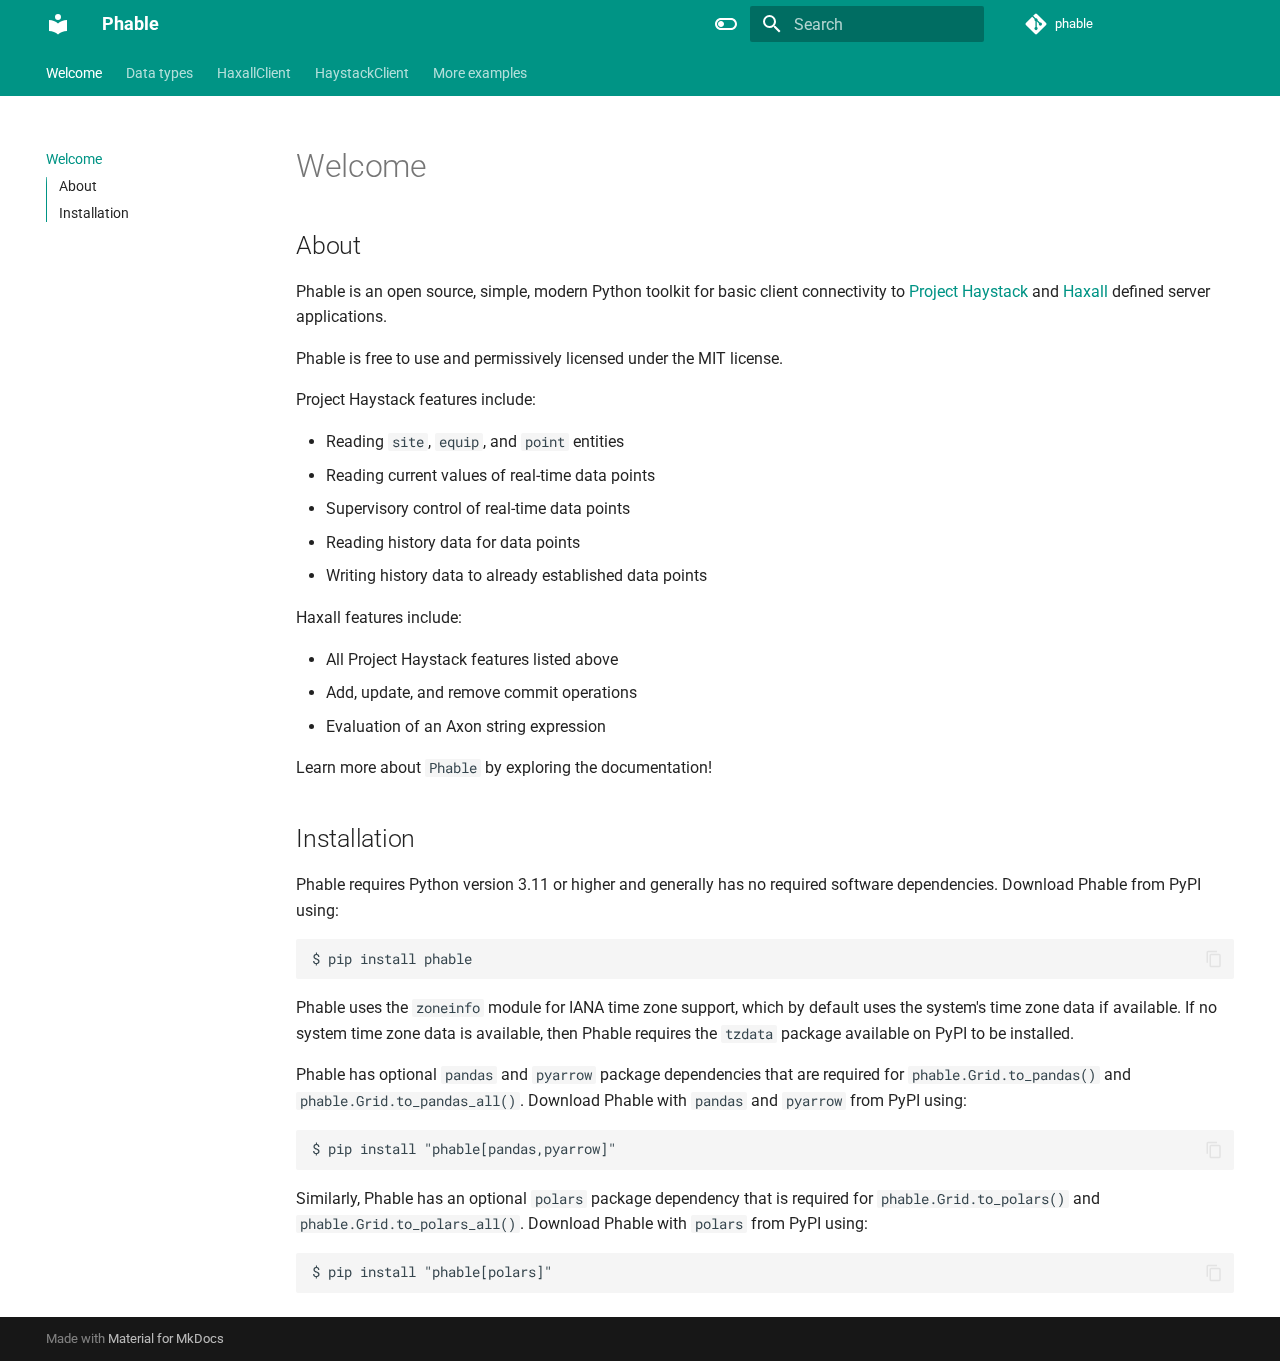
<file: index.html>
<!doctype html>
<html lang="en" class="no-js">
  <head>
    
      <meta charset="utf-8">
      <meta name="viewport" content="width=device-width,initial-scale=1">
      
      
      
      
      
        <link rel="next" href="data_types/">
      
      
      <link rel="icon" href="assets/images/favicon.png">
      <meta name="generator" content="mkdocs-1.5.3, mkdocs-material-9.5.18">
    
    
      
        <title>Phable</title>
      
    
    
      <link rel="stylesheet" href="assets/stylesheets/main.66ac8b77.min.css">
      
        
        <link rel="stylesheet" href="assets/stylesheets/palette.06af60db.min.css">
      
      


    
    
      
    
    
      
        
        
        <link rel="preconnect" href="https://fonts.gstatic.com" crossorigin>
        <link rel="stylesheet" href="https://fonts.googleapis.com/css?family=Roboto:300,300i,400,400i,700,700i%7CRoboto+Mono:400,400i,700,700i&display=fallback">
        <style>:root{--md-text-font:"Roboto";--md-code-font:"Roboto Mono"}</style>
      
    
    
      <link rel="stylesheet" href="assets/_mkdocstrings.css">
    
    <script>__md_scope=new URL(".",location),__md_hash=e=>[...e].reduce((e,_)=>(e<<5)-e+_.charCodeAt(0),0),__md_get=(e,_=localStorage,t=__md_scope)=>JSON.parse(_.getItem(t.pathname+"."+e)),__md_set=(e,_,t=localStorage,a=__md_scope)=>{try{t.setItem(a.pathname+"."+e,JSON.stringify(_))}catch(e){}}</script>
    
      

    
    
    
  </head>
  
  
    
    
      
    
    
    
    
    <body dir="ltr" data-md-color-scheme="default" data-md-color-primary="teal" data-md-color-accent="purple">
  
    
    <input class="md-toggle" data-md-toggle="drawer" type="checkbox" id="__drawer" autocomplete="off">
    <input class="md-toggle" data-md-toggle="search" type="checkbox" id="__search" autocomplete="off">
    <label class="md-overlay" for="__drawer"></label>
    <div data-md-component="skip">
      
        
        <a href="#welcome" class="md-skip">
          Skip to content
        </a>
      
    </div>
    <div data-md-component="announce">
      
    </div>
    
    
      

<header class="md-header" data-md-component="header">
  <nav class="md-header__inner md-grid" aria-label="Header">
    <a href="." title="Phable" class="md-header__button md-logo" aria-label="Phable" data-md-component="logo">
      
  
  <svg xmlns="http://www.w3.org/2000/svg" viewBox="0 0 24 24"><path d="M12 8a3 3 0 0 0 3-3 3 3 0 0 0-3-3 3 3 0 0 0-3 3 3 3 0 0 0 3 3m0 3.54C9.64 9.35 6.5 8 3 8v11c3.5 0 6.64 1.35 9 3.54 2.36-2.19 5.5-3.54 9-3.54V8c-3.5 0-6.64 1.35-9 3.54Z"/></svg>

    </a>
    <label class="md-header__button md-icon" for="__drawer">
      
      <svg xmlns="http://www.w3.org/2000/svg" viewBox="0 0 24 24"><path d="M3 6h18v2H3V6m0 5h18v2H3v-2m0 5h18v2H3v-2Z"/></svg>
    </label>
    <div class="md-header__title" data-md-component="header-title">
      <div class="md-header__ellipsis">
        <div class="md-header__topic">
          <span class="md-ellipsis">
            Phable
          </span>
        </div>
        <div class="md-header__topic" data-md-component="header-topic">
          <span class="md-ellipsis">
            
              Welcome
            
          </span>
        </div>
      </div>
    </div>
    
      
        <form class="md-header__option" data-md-component="palette">
  
    
    
    
    <input class="md-option" data-md-color-media="" data-md-color-scheme="default" data-md-color-primary="teal" data-md-color-accent="purple"  aria-label="Switch to dark mode"  type="radio" name="__palette" id="__palette_0">
    
      <label class="md-header__button md-icon" title="Switch to dark mode" for="__palette_1" hidden>
        <svg xmlns="http://www.w3.org/2000/svg" viewBox="0 0 24 24"><path d="M17 6H7c-3.31 0-6 2.69-6 6s2.69 6 6 6h10c3.31 0 6-2.69 6-6s-2.69-6-6-6zm0 10H7c-2.21 0-4-1.79-4-4s1.79-4 4-4h10c2.21 0 4 1.79 4 4s-1.79 4-4 4zM7 9c-1.66 0-3 1.34-3 3s1.34 3 3 3 3-1.34 3-3-1.34-3-3-3z"/></svg>
      </label>
    
  
    
    
    
    <input class="md-option" data-md-color-media="" data-md-color-scheme="slate" data-md-color-primary="teal" data-md-color-accent="lime"  aria-label="Switch to light mode"  type="radio" name="__palette" id="__palette_1">
    
      <label class="md-header__button md-icon" title="Switch to light mode" for="__palette_0" hidden>
        <svg xmlns="http://www.w3.org/2000/svg" viewBox="0 0 24 24"><path d="M17 7H7a5 5 0 0 0-5 5 5 5 0 0 0 5 5h10a5 5 0 0 0 5-5 5 5 0 0 0-5-5m0 8a3 3 0 0 1-3-3 3 3 0 0 1 3-3 3 3 0 0 1 3 3 3 3 0 0 1-3 3Z"/></svg>
      </label>
    
  
</form>
      
    
    
      <script>var media,input,key,value,palette=__md_get("__palette");if(palette&&palette.color){"(prefers-color-scheme)"===palette.color.media&&(media=matchMedia("(prefers-color-scheme: light)"),input=document.querySelector(media.matches?"[data-md-color-media='(prefers-color-scheme: light)']":"[data-md-color-media='(prefers-color-scheme: dark)']"),palette.color.media=input.getAttribute("data-md-color-media"),palette.color.scheme=input.getAttribute("data-md-color-scheme"),palette.color.primary=input.getAttribute("data-md-color-primary"),palette.color.accent=input.getAttribute("data-md-color-accent"));for([key,value]of Object.entries(palette.color))document.body.setAttribute("data-md-color-"+key,value)}</script>
    
    
    
      <label class="md-header__button md-icon" for="__search">
        
        <svg xmlns="http://www.w3.org/2000/svg" viewBox="0 0 24 24"><path d="M9.5 3A6.5 6.5 0 0 1 16 9.5c0 1.61-.59 3.09-1.56 4.23l.27.27h.79l5 5-1.5 1.5-5-5v-.79l-.27-.27A6.516 6.516 0 0 1 9.5 16 6.5 6.5 0 0 1 3 9.5 6.5 6.5 0 0 1 9.5 3m0 2C7 5 5 7 5 9.5S7 14 9.5 14 14 12 14 9.5 12 5 9.5 5Z"/></svg>
      </label>
      <div class="md-search" data-md-component="search" role="dialog">
  <label class="md-search__overlay" for="__search"></label>
  <div class="md-search__inner" role="search">
    <form class="md-search__form" name="search">
      <input type="text" class="md-search__input" name="query" aria-label="Search" placeholder="Search" autocapitalize="off" autocorrect="off" autocomplete="off" spellcheck="false" data-md-component="search-query" required>
      <label class="md-search__icon md-icon" for="__search">
        
        <svg xmlns="http://www.w3.org/2000/svg" viewBox="0 0 24 24"><path d="M9.5 3A6.5 6.5 0 0 1 16 9.5c0 1.61-.59 3.09-1.56 4.23l.27.27h.79l5 5-1.5 1.5-5-5v-.79l-.27-.27A6.516 6.516 0 0 1 9.5 16 6.5 6.5 0 0 1 3 9.5 6.5 6.5 0 0 1 9.5 3m0 2C7 5 5 7 5 9.5S7 14 9.5 14 14 12 14 9.5 12 5 9.5 5Z"/></svg>
        
        <svg xmlns="http://www.w3.org/2000/svg" viewBox="0 0 24 24"><path d="M20 11v2H8l5.5 5.5-1.42 1.42L4.16 12l7.92-7.92L13.5 5.5 8 11h12Z"/></svg>
      </label>
      <nav class="md-search__options" aria-label="Search">
        
        <button type="reset" class="md-search__icon md-icon" title="Clear" aria-label="Clear" tabindex="-1">
          
          <svg xmlns="http://www.w3.org/2000/svg" viewBox="0 0 24 24"><path d="M19 6.41 17.59 5 12 10.59 6.41 5 5 6.41 10.59 12 5 17.59 6.41 19 12 13.41 17.59 19 19 17.59 13.41 12 19 6.41Z"/></svg>
        </button>
      </nav>
      
        <div class="md-search__suggest" data-md-component="search-suggest"></div>
      
    </form>
    <div class="md-search__output">
      <div class="md-search__scrollwrap" data-md-scrollfix>
        <div class="md-search-result" data-md-component="search-result">
          <div class="md-search-result__meta">
            Initializing search
          </div>
          <ol class="md-search-result__list" role="presentation"></ol>
        </div>
      </div>
    </div>
  </div>
</div>
    
    
      <div class="md-header__source">
        <a href="https://github.com/rick-jennings/phable" title="Go to repository" class="md-source" data-md-component="source">
  <div class="md-source__icon md-icon">
    
    <svg xmlns="http://www.w3.org/2000/svg" viewBox="0 0 448 512"><!--! Font Awesome Free 6.5.2 by @fontawesome - https://fontawesome.com License - https://fontawesome.com/license/free (Icons: CC BY 4.0, Fonts: SIL OFL 1.1, Code: MIT License) Copyright 2024 Fonticons, Inc.--><path d="M439.55 236.05 244 40.45a28.87 28.87 0 0 0-40.81 0l-40.66 40.63 51.52 51.52c27.06-9.14 52.68 16.77 43.39 43.68l49.66 49.66c34.23-11.8 61.18 31 35.47 56.69-26.49 26.49-70.21-2.87-56-37.34L240.22 199v121.85c25.3 12.54 22.26 41.85 9.08 55a34.34 34.34 0 0 1-48.55 0c-17.57-17.6-11.07-46.91 11.25-56v-123c-20.8-8.51-24.6-30.74-18.64-45L142.57 101 8.45 235.14a28.86 28.86 0 0 0 0 40.81l195.61 195.6a28.86 28.86 0 0 0 40.8 0l194.69-194.69a28.86 28.86 0 0 0 0-40.81z"/></svg>
  </div>
  <div class="md-source__repository">
    phable
  </div>
</a>
      </div>
    
  </nav>
  
</header>
    
    <div class="md-container" data-md-component="container">
      
      
        
          
            
<nav class="md-tabs" aria-label="Tabs" data-md-component="tabs">
  <div class="md-grid">
    <ul class="md-tabs__list">
      
        
  
  
    
  
  
    <li class="md-tabs__item md-tabs__item--active">
      <a href="." class="md-tabs__link">
        
  
    
  
  Welcome

      </a>
    </li>
  

      
        
  
  
  
    <li class="md-tabs__item">
      <a href="data_types/" class="md-tabs__link">
        
  
    
  
  Data types

      </a>
    </li>
  

      
        
  
  
  
    <li class="md-tabs__item">
      <a href="haxall_client/" class="md-tabs__link">
        
  
    
  
  HaxallClient

      </a>
    </li>
  

      
        
  
  
  
    <li class="md-tabs__item">
      <a href="haystack_client/" class="md-tabs__link">
        
  
    
  
  HaystackClient

      </a>
    </li>
  

      
        
  
  
  
    <li class="md-tabs__item">
      <a href="more_examples/" class="md-tabs__link">
        
  
    
  
  More examples

      </a>
    </li>
  

      
    </ul>
  </div>
</nav>
          
        
      
      <main class="md-main" data-md-component="main">
        <div class="md-main__inner md-grid">
          
            
              
              <div class="md-sidebar md-sidebar--primary" data-md-component="sidebar" data-md-type="navigation" >
                <div class="md-sidebar__scrollwrap">
                  <div class="md-sidebar__inner">
                    


  


  

<nav class="md-nav md-nav--primary md-nav--lifted md-nav--integrated" aria-label="Navigation" data-md-level="0">
  <label class="md-nav__title" for="__drawer">
    <a href="." title="Phable" class="md-nav__button md-logo" aria-label="Phable" data-md-component="logo">
      
  
  <svg xmlns="http://www.w3.org/2000/svg" viewBox="0 0 24 24"><path d="M12 8a3 3 0 0 0 3-3 3 3 0 0 0-3-3 3 3 0 0 0-3 3 3 3 0 0 0 3 3m0 3.54C9.64 9.35 6.5 8 3 8v11c3.5 0 6.64 1.35 9 3.54 2.36-2.19 5.5-3.54 9-3.54V8c-3.5 0-6.64 1.35-9 3.54Z"/></svg>

    </a>
    Phable
  </label>
  
    <div class="md-nav__source">
      <a href="https://github.com/rick-jennings/phable" title="Go to repository" class="md-source" data-md-component="source">
  <div class="md-source__icon md-icon">
    
    <svg xmlns="http://www.w3.org/2000/svg" viewBox="0 0 448 512"><!--! Font Awesome Free 6.5.2 by @fontawesome - https://fontawesome.com License - https://fontawesome.com/license/free (Icons: CC BY 4.0, Fonts: SIL OFL 1.1, Code: MIT License) Copyright 2024 Fonticons, Inc.--><path d="M439.55 236.05 244 40.45a28.87 28.87 0 0 0-40.81 0l-40.66 40.63 51.52 51.52c27.06-9.14 52.68 16.77 43.39 43.68l49.66 49.66c34.23-11.8 61.18 31 35.47 56.69-26.49 26.49-70.21-2.87-56-37.34L240.22 199v121.85c25.3 12.54 22.26 41.85 9.08 55a34.34 34.34 0 0 1-48.55 0c-17.57-17.6-11.07-46.91 11.25-56v-123c-20.8-8.51-24.6-30.74-18.64-45L142.57 101 8.45 235.14a28.86 28.86 0 0 0 0 40.81l195.61 195.6a28.86 28.86 0 0 0 40.8 0l194.69-194.69a28.86 28.86 0 0 0 0-40.81z"/></svg>
  </div>
  <div class="md-source__repository">
    phable
  </div>
</a>
    </div>
  
  <ul class="md-nav__list" data-md-scrollfix>
    
      
      
  
  
    
  
  
  
    <li class="md-nav__item md-nav__item--active">
      
      <input class="md-nav__toggle md-toggle" type="checkbox" id="__toc">
      
      
        
      
      
        <label class="md-nav__link md-nav__link--active" for="__toc">
          
  
  <span class="md-ellipsis">
    Welcome
  </span>
  

          <span class="md-nav__icon md-icon"></span>
        </label>
      
      <a href="." class="md-nav__link md-nav__link--active">
        
  
  <span class="md-ellipsis">
    Welcome
  </span>
  

      </a>
      
        

<nav class="md-nav md-nav--secondary" aria-label="Table of contents">
  
  
  
    
  
  
    <label class="md-nav__title" for="__toc">
      <span class="md-nav__icon md-icon"></span>
      Table of contents
    </label>
    <ul class="md-nav__list" data-md-component="toc" data-md-scrollfix>
      
        <li class="md-nav__item">
  <a href="#about" class="md-nav__link">
    <span class="md-ellipsis">
      About
    </span>
  </a>
  
</li>
      
        <li class="md-nav__item">
  <a href="#installation" class="md-nav__link">
    <span class="md-ellipsis">
      Installation
    </span>
  </a>
  
</li>
      
    </ul>
  
</nav>
      
    </li>
  

    
      
      
  
  
  
  
    <li class="md-nav__item">
      <a href="data_types/" class="md-nav__link">
        
  
  <span class="md-ellipsis">
    Data types
  </span>
  

      </a>
    </li>
  

    
      
      
  
  
  
  
    <li class="md-nav__item">
      <a href="haxall_client/" class="md-nav__link">
        
  
  <span class="md-ellipsis">
    HaxallClient
  </span>
  

      </a>
    </li>
  

    
      
      
  
  
  
  
    <li class="md-nav__item">
      <a href="haystack_client/" class="md-nav__link">
        
  
  <span class="md-ellipsis">
    HaystackClient
  </span>
  

      </a>
    </li>
  

    
      
      
  
  
  
  
    <li class="md-nav__item">
      <a href="more_examples/" class="md-nav__link">
        
  
  <span class="md-ellipsis">
    More examples
  </span>
  

      </a>
    </li>
  

    
  </ul>
</nav>
                  </div>
                </div>
              </div>
            
            
          
          
            <div class="md-content" data-md-component="content">
              <article class="md-content__inner md-typeset">
                
                  

  
  


<h1 id="welcome">Welcome</h1>
<h2 id="about">About</h2>
<p>Phable is an open source, simple, modern Python toolkit for basic client connectivity to <a href="https://project-haystack.org/">Project Haystack</a> and <a href="https://haxall.io/">Haxall</a> defined server applications.</p>
<p>Phable is free to use and permissively licensed under the MIT license.</p>
<p>Project Haystack features include:</p>
<ul>
<li>Reading <code>site</code>, <code>equip</code>, and <code>point</code> entities</li>
<li>Reading current values of real-time data points</li>
<li>Supervisory control of real-time data points</li>
<li>Reading history data for data points</li>
<li>Writing history data to already established data points</li>
</ul>
<p>Haxall features include:</p>
<ul>
<li>All Project Haystack features listed above</li>
<li>Add, update, and remove commit operations</li>
<li>Evaluation of an Axon string expression</li>
</ul>
<p>Learn more about <code>Phable</code> by exploring the documentation!</p>
<h2 id="installation">Installation</h2>
<p>Phable requires Python version 3.11 or higher and generally has no required software dependencies.  Download Phable from PyPI using:</p>
<pre><code class="language-console">$ pip install phable
</code></pre>
<p>Phable uses the <code>zoneinfo</code> module for IANA time zone support, which by default uses the system's time zone data if available.  If no system time zone data is available, then Phable requires the <code>tzdata</code> package available on PyPI to be installed.</p>
<p>Phable has optional <code>pandas</code> and <code>pyarrow</code> package dependencies that are required for <code>phable.Grid.to_pandas()</code> and <code>phable.Grid.to_pandas_all()</code>.  Download Phable with <code>pandas</code> and <code>pyarrow</code> from PyPI using:</p>
<pre><code class="language-console">$ pip install &quot;phable[pandas,pyarrow]&quot;
</code></pre>
<p>Similarly, Phable has an optional <code>polars</code> package dependency that is required for <code>phable.Grid.to_polars()</code> and <code>phable.Grid.to_polars_all()</code>.  Download Phable with <code>polars</code> from PyPI using:</p>
<pre><code class="language-console">$ pip install &quot;phable[polars]&quot;
</code></pre>












                
              </article>
            </div>
          
          
  <script>var tabs=__md_get("__tabs");if(Array.isArray(tabs))e:for(var set of document.querySelectorAll(".tabbed-set")){var tab,labels=set.querySelector(".tabbed-labels");for(tab of tabs)for(var label of labels.getElementsByTagName("label"))if(label.innerText.trim()===tab){var input=document.getElementById(label.htmlFor);input.checked=!0;continue e}}</script>

<script>var target=document.getElementById(location.hash.slice(1));target&&target.name&&(target.checked=target.name.startsWith("__tabbed_"))</script>
        </div>
        
          <button type="button" class="md-top md-icon" data-md-component="top" hidden>
  
  <svg xmlns="http://www.w3.org/2000/svg" viewBox="0 0 24 24"><path d="M13 20h-2V8l-5.5 5.5-1.42-1.42L12 4.16l7.92 7.92-1.42 1.42L13 8v12Z"/></svg>
  Back to top
</button>
        
      </main>
      
        <footer class="md-footer">
  
  <div class="md-footer-meta md-typeset">
    <div class="md-footer-meta__inner md-grid">
      <div class="md-copyright">
  
  
    Made with
    <a href="https://squidfunk.github.io/mkdocs-material/" target="_blank" rel="noopener">
      Material for MkDocs
    </a>
  
</div>
      
    </div>
  </div>
</footer>
      
    </div>
    <div class="md-dialog" data-md-component="dialog">
      <div class="md-dialog__inner md-typeset"></div>
    </div>
    
    
    <script id="__config" type="application/json">{"base": ".", "features": ["navigation.tabs", "navigation.sections", "toc.integrate", "navigation.top", "search.suggest", "search.highlight", "content.tabs.link", "content.code.copy"], "search": "assets/javascripts/workers/search.b8dbb3d2.min.js", "translations": {"clipboard.copied": "Copied to clipboard", "clipboard.copy": "Copy to clipboard", "search.result.more.one": "1 more on this page", "search.result.more.other": "# more on this page", "search.result.none": "No matching documents", "search.result.one": "1 matching document", "search.result.other": "# matching documents", "search.result.placeholder": "Type to start searching", "search.result.term.missing": "Missing", "select.version": "Select version"}}</script>
    
    
      <script src="assets/javascripts/bundle.3220b9d7.min.js"></script>
      
    
  </body>
</html>
</file>
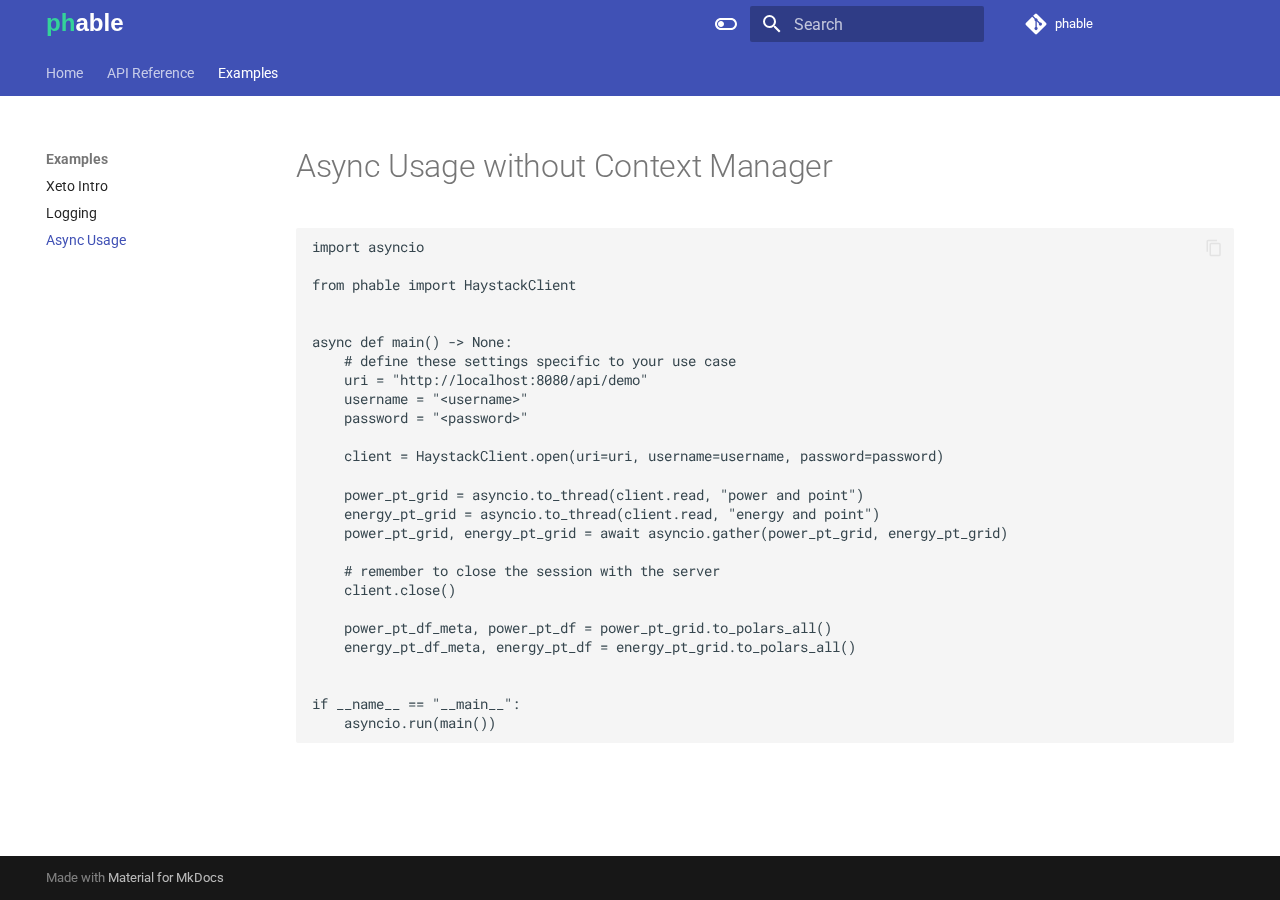
<file: async-example/index.html>
<!doctype html>
<html lang="en" class="no-js">
  <head>
    
      <meta charset="utf-8">
      <meta name="viewport" content="width=device-width,initial-scale=1">
      
      
      
      
        <link rel="prev" href="../logging-example/">
      
      
      
      <link rel="icon" href="../assets/favicon.png">
      <meta name="generator" content="mkdocs-1.6.1, mkdocs-material-9.6.14">
    
    
      
        <title>Async Usage - phable</title>
      
    
    
      <link rel="stylesheet" href="../assets/stylesheets/main.342714a4.min.css">
      
        
        <link rel="stylesheet" href="../assets/stylesheets/palette.06af60db.min.css">
      
      


    
    
      
    
    
      
        
        
        <link rel="preconnect" href="https://fonts.gstatic.com" crossorigin>
        <link rel="stylesheet" href="https://fonts.googleapis.com/css?family=Roboto:300,300i,400,400i,700,700i%7CRoboto+Mono:400,400i,700,700i&display=fallback">
        <style>:root{--md-text-font:"Roboto";--md-code-font:"Roboto Mono"}</style>
      
    
    
      <link rel="stylesheet" href="../assets/_mkdocstrings.css">
    
      <link rel="stylesheet" href="../stylesheets/extra.css">
    
    <script>__md_scope=new URL("..",location),__md_hash=e=>[...e].reduce(((e,_)=>(e<<5)-e+_.charCodeAt(0)),0),__md_get=(e,_=localStorage,t=__md_scope)=>JSON.parse(_.getItem(t.pathname+"."+e)),__md_set=(e,_,t=localStorage,a=__md_scope)=>{try{t.setItem(a.pathname+"."+e,JSON.stringify(_))}catch(e){}}</script>
    
      

    
    
    
  </head>
  
  
    
    
      
    
    
    
    
    <body dir="ltr" data-md-color-scheme="default" data-md-color-primary="indigo" data-md-color-accent="teal">
  
    
    <input class="md-toggle" data-md-toggle="drawer" type="checkbox" id="__drawer" autocomplete="off">
    <input class="md-toggle" data-md-toggle="search" type="checkbox" id="__search" autocomplete="off">
    <label class="md-overlay" for="__drawer"></label>
    <div data-md-component="skip">
      
        
        <a href="#async-usage-without-context-manager" class="md-skip">
          Skip to content
        </a>
      
    </div>
    <div data-md-component="announce">
      
    </div>
    
    
      

<header class="md-header" data-md-component="header">
  <nav class="md-header__inner md-grid" aria-label="Header">
    <a href=".." title="phable" class="md-header__button md-logo" aria-label="phable" data-md-component="logo">
      
  <img src="../assets/logo.svg" alt="logo">

    </a>
    <label class="md-header__button md-icon" for="__drawer">
      
      <svg xmlns="http://www.w3.org/2000/svg" viewBox="0 0 24 24"><path d="M3 6h18v2H3zm0 5h18v2H3zm0 5h18v2H3z"/></svg>
    </label>
    <div class="md-header__title" data-md-component="header-title">
      <div class="md-header__ellipsis">
        <div class="md-header__topic">
          <span class="md-ellipsis">
            phable
          </span>
        </div>
        <div class="md-header__topic" data-md-component="header-topic">
          <span class="md-ellipsis">
            
              Async Usage
            
          </span>
        </div>
      </div>
    </div>
    
      
        <form class="md-header__option" data-md-component="palette">
  
    
    
    
    <input class="md-option" data-md-color-media="" data-md-color-scheme="default" data-md-color-primary="indigo" data-md-color-accent="teal"  aria-label="Switch to dark mode"  type="radio" name="__palette" id="__palette_0">
    
      <label class="md-header__button md-icon" title="Switch to dark mode" for="__palette_1" hidden>
        <svg xmlns="http://www.w3.org/2000/svg" viewBox="0 0 24 24"><path d="M17 6H7c-3.31 0-6 2.69-6 6s2.69 6 6 6h10c3.31 0 6-2.69 6-6s-2.69-6-6-6m0 10H7c-2.21 0-4-1.79-4-4s1.79-4 4-4h10c2.21 0 4 1.79 4 4s-1.79 4-4 4M7 9c-1.66 0-3 1.34-3 3s1.34 3 3 3 3-1.34 3-3-1.34-3-3-3"/></svg>
      </label>
    
  
    
    
    
    <input class="md-option" data-md-color-media="" data-md-color-scheme="slate" data-md-color-primary="indigo" data-md-color-accent="teal"  aria-label="Switch to light mode"  type="radio" name="__palette" id="__palette_1">
    
      <label class="md-header__button md-icon" title="Switch to light mode" for="__palette_0" hidden>
        <svg xmlns="http://www.w3.org/2000/svg" viewBox="0 0 24 24"><path d="M17 7H7a5 5 0 0 0-5 5 5 5 0 0 0 5 5h10a5 5 0 0 0 5-5 5 5 0 0 0-5-5m0 8a3 3 0 0 1-3-3 3 3 0 0 1 3-3 3 3 0 0 1 3 3 3 3 0 0 1-3 3"/></svg>
      </label>
    
  
</form>
      
    
    
      <script>var palette=__md_get("__palette");if(palette&&palette.color){if("(prefers-color-scheme)"===palette.color.media){var media=matchMedia("(prefers-color-scheme: light)"),input=document.querySelector(media.matches?"[data-md-color-media='(prefers-color-scheme: light)']":"[data-md-color-media='(prefers-color-scheme: dark)']");palette.color.media=input.getAttribute("data-md-color-media"),palette.color.scheme=input.getAttribute("data-md-color-scheme"),palette.color.primary=input.getAttribute("data-md-color-primary"),palette.color.accent=input.getAttribute("data-md-color-accent")}for(var[key,value]of Object.entries(palette.color))document.body.setAttribute("data-md-color-"+key,value)}</script>
    
    
    
      
      
        <label class="md-header__button md-icon" for="__search">
          
          <svg xmlns="http://www.w3.org/2000/svg" viewBox="0 0 24 24"><path d="M9.5 3A6.5 6.5 0 0 1 16 9.5c0 1.61-.59 3.09-1.56 4.23l.27.27h.79l5 5-1.5 1.5-5-5v-.79l-.27-.27A6.52 6.52 0 0 1 9.5 16 6.5 6.5 0 0 1 3 9.5 6.5 6.5 0 0 1 9.5 3m0 2C7 5 5 7 5 9.5S7 14 9.5 14 14 12 14 9.5 12 5 9.5 5"/></svg>
        </label>
        <div class="md-search" data-md-component="search" role="dialog">
  <label class="md-search__overlay" for="__search"></label>
  <div class="md-search__inner" role="search">
    <form class="md-search__form" name="search">
      <input type="text" class="md-search__input" name="query" aria-label="Search" placeholder="Search" autocapitalize="off" autocorrect="off" autocomplete="off" spellcheck="false" data-md-component="search-query" required>
      <label class="md-search__icon md-icon" for="__search">
        
        <svg xmlns="http://www.w3.org/2000/svg" viewBox="0 0 24 24"><path d="M9.5 3A6.5 6.5 0 0 1 16 9.5c0 1.61-.59 3.09-1.56 4.23l.27.27h.79l5 5-1.5 1.5-5-5v-.79l-.27-.27A6.52 6.52 0 0 1 9.5 16 6.5 6.5 0 0 1 3 9.5 6.5 6.5 0 0 1 9.5 3m0 2C7 5 5 7 5 9.5S7 14 9.5 14 14 12 14 9.5 12 5 9.5 5"/></svg>
        
        <svg xmlns="http://www.w3.org/2000/svg" viewBox="0 0 24 24"><path d="M20 11v2H8l5.5 5.5-1.42 1.42L4.16 12l7.92-7.92L13.5 5.5 8 11z"/></svg>
      </label>
      <nav class="md-search__options" aria-label="Search">
        
        <button type="reset" class="md-search__icon md-icon" title="Clear" aria-label="Clear" tabindex="-1">
          
          <svg xmlns="http://www.w3.org/2000/svg" viewBox="0 0 24 24"><path d="M19 6.41 17.59 5 12 10.59 6.41 5 5 6.41 10.59 12 5 17.59 6.41 19 12 13.41 17.59 19 19 17.59 13.41 12z"/></svg>
        </button>
      </nav>
      
        <div class="md-search__suggest" data-md-component="search-suggest"></div>
      
    </form>
    <div class="md-search__output">
      <div class="md-search__scrollwrap" tabindex="0" data-md-scrollfix>
        <div class="md-search-result" data-md-component="search-result">
          <div class="md-search-result__meta">
            Initializing search
          </div>
          <ol class="md-search-result__list" role="presentation"></ol>
        </div>
      </div>
    </div>
  </div>
</div>
      
    
    
      <div class="md-header__source">
        <a href="https://github.com/rick-jennings/phable" title="Go to repository" class="md-source" data-md-component="source">
  <div class="md-source__icon md-icon">
    
    <svg xmlns="http://www.w3.org/2000/svg" viewBox="0 0 448 512"><!--! Font Awesome Free 6.7.2 by @fontawesome - https://fontawesome.com License - https://fontawesome.com/license/free (Icons: CC BY 4.0, Fonts: SIL OFL 1.1, Code: MIT License) Copyright 2024 Fonticons, Inc.--><path d="M439.55 236.05 244 40.45a28.87 28.87 0 0 0-40.81 0l-40.66 40.63 51.52 51.52c27.06-9.14 52.68 16.77 43.39 43.68l49.66 49.66c34.23-11.8 61.18 31 35.47 56.69-26.49 26.49-70.21-2.87-56-37.34L240.22 199v121.85c25.3 12.54 22.26 41.85 9.08 55a34.34 34.34 0 0 1-48.55 0c-17.57-17.6-11.07-46.91 11.25-56v-123c-20.8-8.51-24.6-30.74-18.64-45L142.57 101 8.45 235.14a28.86 28.86 0 0 0 0 40.81l195.61 195.6a28.86 28.86 0 0 0 40.8 0l194.69-194.69a28.86 28.86 0 0 0 0-40.81"/></svg>
  </div>
  <div class="md-source__repository">
    phable
  </div>
</a>
      </div>
    
  </nav>
  
</header>
    
    <div class="md-container" data-md-component="container">
      
      
        
          
            
<nav class="md-tabs" aria-label="Tabs" data-md-component="tabs">
  <div class="md-grid">
    <ul class="md-tabs__list">
      
        
  
  
  
  
    <li class="md-tabs__item">
      <a href=".." class="md-tabs__link">
        
  
  
    
  
  Home

      </a>
    </li>
  

      
        
  
  
  
  
    
    
      <li class="md-tabs__item">
        <a href="../data-types/" class="md-tabs__link">
          
  
  
  API Reference

        </a>
      </li>
    
  

      
        
  
  
  
    
  
  
    
    
      <li class="md-tabs__item md-tabs__item--active">
        <a href="../xeto-intro/" class="md-tabs__link">
          
  
  
  Examples

        </a>
      </li>
    
  

      
    </ul>
  </div>
</nav>
          
        
      
      <main class="md-main" data-md-component="main">
        <div class="md-main__inner md-grid">
          
            
              
              <div class="md-sidebar md-sidebar--primary" data-md-component="sidebar" data-md-type="navigation" >
                <div class="md-sidebar__scrollwrap">
                  <div class="md-sidebar__inner">
                    


  


  

<nav class="md-nav md-nav--primary md-nav--lifted md-nav--integrated" aria-label="Navigation" data-md-level="0">
  <label class="md-nav__title" for="__drawer">
    <a href=".." title="phable" class="md-nav__button md-logo" aria-label="phable" data-md-component="logo">
      
  <img src="../assets/logo.svg" alt="logo">

    </a>
    phable
  </label>
  
    <div class="md-nav__source">
      <a href="https://github.com/rick-jennings/phable" title="Go to repository" class="md-source" data-md-component="source">
  <div class="md-source__icon md-icon">
    
    <svg xmlns="http://www.w3.org/2000/svg" viewBox="0 0 448 512"><!--! Font Awesome Free 6.7.2 by @fontawesome - https://fontawesome.com License - https://fontawesome.com/license/free (Icons: CC BY 4.0, Fonts: SIL OFL 1.1, Code: MIT License) Copyright 2024 Fonticons, Inc.--><path d="M439.55 236.05 244 40.45a28.87 28.87 0 0 0-40.81 0l-40.66 40.63 51.52 51.52c27.06-9.14 52.68 16.77 43.39 43.68l49.66 49.66c34.23-11.8 61.18 31 35.47 56.69-26.49 26.49-70.21-2.87-56-37.34L240.22 199v121.85c25.3 12.54 22.26 41.85 9.08 55a34.34 34.34 0 0 1-48.55 0c-17.57-17.6-11.07-46.91 11.25-56v-123c-20.8-8.51-24.6-30.74-18.64-45L142.57 101 8.45 235.14a28.86 28.86 0 0 0 0 40.81l195.61 195.6a28.86 28.86 0 0 0 40.8 0l194.69-194.69a28.86 28.86 0 0 0 0-40.81"/></svg>
  </div>
  <div class="md-source__repository">
    phable
  </div>
</a>
    </div>
  
  <ul class="md-nav__list" data-md-scrollfix>
    
      
      
  
  
  
  
    <li class="md-nav__item">
      <a href=".." class="md-nav__link">
        
  
  
  <span class="md-ellipsis">
    Home
    
  </span>
  

      </a>
    </li>
  

    
      
      
  
  
  
  
    
    
    
    
      
      
        
      
    
    
    <li class="md-nav__item md-nav__item--nested">
      
        
        
        <input class="md-nav__toggle md-toggle " type="checkbox" id="__nav_2" >
        
          
          <label class="md-nav__link" for="__nav_2" id="__nav_2_label" tabindex="0">
            
  
  
  <span class="md-ellipsis">
    API Reference
    
  </span>
  

            <span class="md-nav__icon md-icon"></span>
          </label>
        
        <nav class="md-nav" data-md-level="1" aria-labelledby="__nav_2_label" aria-expanded="false">
          <label class="md-nav__title" for="__nav_2">
            <span class="md-nav__icon md-icon"></span>
            API Reference
          </label>
          <ul class="md-nav__list" data-md-scrollfix>
            
              
                
  
  
  
  
    <li class="md-nav__item">
      <a href="../data-types/" class="md-nav__link">
        
  
  
  <span class="md-ellipsis">
    Data Types
    
  </span>
  

      </a>
    </li>
  

              
            
              
                
  
  
  
  
    <li class="md-nav__item">
      <a href="../haystack-client/" class="md-nav__link">
        
  
  
  <span class="md-ellipsis">
    HaystackClient
    
  </span>
  

      </a>
    </li>
  

              
            
              
                
  
  
  
  
    <li class="md-nav__item">
      <a href="../haxall-client/" class="md-nav__link">
        
  
  
  <span class="md-ellipsis">
    HaxallClient
    
  </span>
  

      </a>
    </li>
  

              
            
              
                
  
  
  
  
    <li class="md-nav__item">
      <a href="../xeto-cli/" class="md-nav__link">
        
  
  
  <span class="md-ellipsis">
    XetoCLI
    
  </span>
  

      </a>
    </li>
  

              
            
          </ul>
        </nav>
      
    </li>
  

    
      
      
  
  
    
  
  
  
    
    
    
    
      
        
        
      
      
        
      
    
    
    <li class="md-nav__item md-nav__item--active md-nav__item--section md-nav__item--nested">
      
        
        
        <input class="md-nav__toggle md-toggle " type="checkbox" id="__nav_3" checked>
        
          
          <label class="md-nav__link" for="__nav_3" id="__nav_3_label" tabindex="">
            
  
  
  <span class="md-ellipsis">
    Examples
    
  </span>
  

            <span class="md-nav__icon md-icon"></span>
          </label>
        
        <nav class="md-nav" data-md-level="1" aria-labelledby="__nav_3_label" aria-expanded="true">
          <label class="md-nav__title" for="__nav_3">
            <span class="md-nav__icon md-icon"></span>
            Examples
          </label>
          <ul class="md-nav__list" data-md-scrollfix>
            
              
                
  
  
  
  
    <li class="md-nav__item">
      <a href="../xeto-intro/" class="md-nav__link">
        
  
  
  <span class="md-ellipsis">
    Xeto Intro
    
  </span>
  

      </a>
    </li>
  

              
            
              
                
  
  
  
  
    <li class="md-nav__item">
      <a href="../logging-example/" class="md-nav__link">
        
  
  
  <span class="md-ellipsis">
    Logging
    
  </span>
  

      </a>
    </li>
  

              
            
              
                
  
  
    
  
  
  
    <li class="md-nav__item md-nav__item--active">
      
      <input class="md-nav__toggle md-toggle" type="checkbox" id="__toc">
      
      
        
      
      
      <a href="./" class="md-nav__link md-nav__link--active">
        
  
  
  <span class="md-ellipsis">
    Async Usage
    
  </span>
  

      </a>
      
    </li>
  

              
            
          </ul>
        </nav>
      
    </li>
  

    
  </ul>
</nav>
                  </div>
                </div>
              </div>
            
            
          
          
            <div class="md-content" data-md-component="content">
              <article class="md-content__inner md-typeset">
                
                  


  
  


<h1 id="async-usage-without-context-manager">Async Usage without Context Manager</h1>
<pre><code class="language-python">import asyncio

from phable import HaystackClient


async def main() -&gt; None:
    # define these settings specific to your use case
    uri = &quot;http://localhost:8080/api/demo&quot;
    username = &quot;&lt;username&gt;&quot;
    password = &quot;&lt;password&gt;&quot;

    client = HaystackClient.open(uri=uri, username=username, password=password)

    power_pt_grid = asyncio.to_thread(client.read, &quot;power and point&quot;)
    energy_pt_grid = asyncio.to_thread(client.read, &quot;energy and point&quot;)
    power_pt_grid, energy_pt_grid = await asyncio.gather(power_pt_grid, energy_pt_grid)

    # remember to close the session with the server
    client.close()

    power_pt_df_meta, power_pt_df = power_pt_grid.to_polars_all()
    energy_pt_df_meta, energy_pt_df = energy_pt_grid.to_polars_all()


if __name__ == &quot;__main__&quot;:
    asyncio.run(main())
</code></pre>












                
              </article>
            </div>
          
          
  <script>var tabs=__md_get("__tabs");if(Array.isArray(tabs))e:for(var set of document.querySelectorAll(".tabbed-set")){var labels=set.querySelector(".tabbed-labels");for(var tab of tabs)for(var label of labels.getElementsByTagName("label"))if(label.innerText.trim()===tab){var input=document.getElementById(label.htmlFor);input.checked=!0;continue e}}</script>

<script>var target=document.getElementById(location.hash.slice(1));target&&target.name&&(target.checked=target.name.startsWith("__tabbed_"))</script>
        </div>
        
          <button type="button" class="md-top md-icon" data-md-component="top" hidden>
  
  <svg xmlns="http://www.w3.org/2000/svg" viewBox="0 0 24 24"><path d="M13 20h-2V8l-5.5 5.5-1.42-1.42L12 4.16l7.92 7.92-1.42 1.42L13 8z"/></svg>
  Back to top
</button>
        
      </main>
      
        <footer class="md-footer">
  
  <div class="md-footer-meta md-typeset">
    <div class="md-footer-meta__inner md-grid">
      <div class="md-copyright">
  
  
    Made with
    <a href="https://squidfunk.github.io/mkdocs-material/" target="_blank" rel="noopener">
      Material for MkDocs
    </a>
  
</div>
      
    </div>
  </div>
</footer>
      
    </div>
    <div class="md-dialog" data-md-component="dialog">
      <div class="md-dialog__inner md-typeset"></div>
    </div>
    
    
    
      
      <script id="__config" type="application/json">{"base": "..", "features": ["navigation.tabs", "navigation.sections", "toc.integrate", "navigation.top", "search.suggest", "search.highlight", "content.tabs.link", "content.code.copy"], "search": "../assets/javascripts/workers/search.d50fe291.min.js", "tags": null, "translations": {"clipboard.copied": "Copied to clipboard", "clipboard.copy": "Copy to clipboard", "search.result.more.one": "1 more on this page", "search.result.more.other": "# more on this page", "search.result.none": "No matching documents", "search.result.one": "1 matching document", "search.result.other": "# matching documents", "search.result.placeholder": "Type to start searching", "search.result.term.missing": "Missing", "select.version": "Select version"}, "version": null}</script>
    
    
      <script src="../assets/javascripts/bundle.13a4f30d.min.js"></script>
      
    
  </body>
</html>
</file>
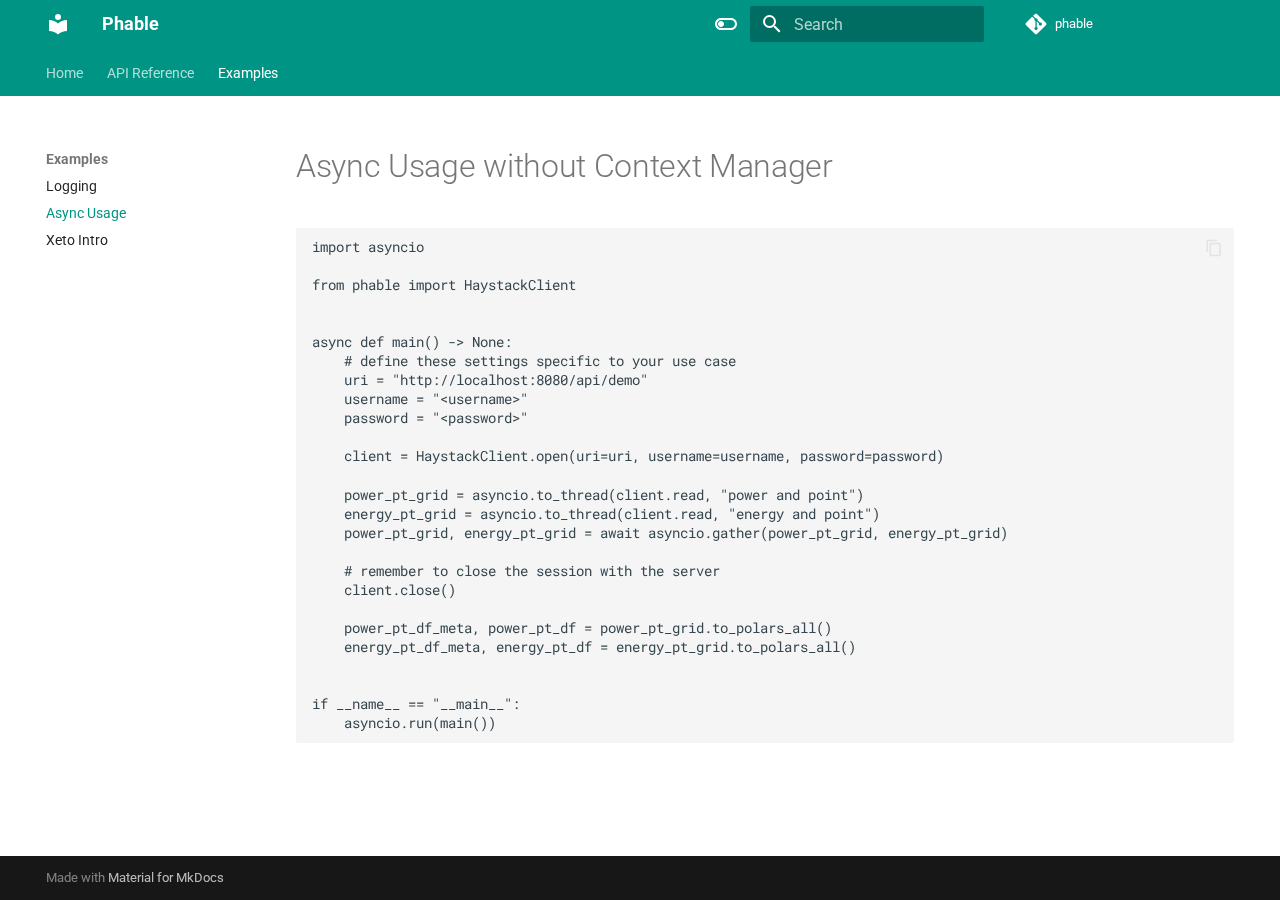
<file: async_example/index.html>
<!doctype html>
<html lang="en" class="no-js">
  <head>
    
      <meta charset="utf-8">
      <meta name="viewport" content="width=device-width,initial-scale=1">
      
      
      
      
        <link rel="prev" href="../logging_example/">
      
      
        <link rel="next" href="../xeto_intro/">
      
      
      <link rel="icon" href="../assets/images/favicon.png">
      <meta name="generator" content="mkdocs-1.6.1, mkdocs-material-9.6.14">
    
    
      
        <title>Async Usage - Phable</title>
      
    
    
      <link rel="stylesheet" href="../assets/stylesheets/main.342714a4.min.css">
      
        
        <link rel="stylesheet" href="../assets/stylesheets/palette.06af60db.min.css">
      
      


    
    
      
    
    
      
        
        
        <link rel="preconnect" href="https://fonts.gstatic.com" crossorigin>
        <link rel="stylesheet" href="https://fonts.googleapis.com/css?family=Roboto:300,300i,400,400i,700,700i%7CRoboto+Mono:400,400i,700,700i&display=fallback">
        <style>:root{--md-text-font:"Roboto";--md-code-font:"Roboto Mono"}</style>
      
    
    
      <link rel="stylesheet" href="../assets/_mkdocstrings.css">
    
    <script>__md_scope=new URL("..",location),__md_hash=e=>[...e].reduce(((e,_)=>(e<<5)-e+_.charCodeAt(0)),0),__md_get=(e,_=localStorage,t=__md_scope)=>JSON.parse(_.getItem(t.pathname+"."+e)),__md_set=(e,_,t=localStorage,a=__md_scope)=>{try{t.setItem(a.pathname+"."+e,JSON.stringify(_))}catch(e){}}</script>
    
      

    
    
    
  </head>
  
  
    
    
      
    
    
    
    
    <body dir="ltr" data-md-color-scheme="default" data-md-color-primary="teal" data-md-color-accent="purple">
  
    
    <input class="md-toggle" data-md-toggle="drawer" type="checkbox" id="__drawer" autocomplete="off">
    <input class="md-toggle" data-md-toggle="search" type="checkbox" id="__search" autocomplete="off">
    <label class="md-overlay" for="__drawer"></label>
    <div data-md-component="skip">
      
        
        <a href="#async-usage-without-context-manager" class="md-skip">
          Skip to content
        </a>
      
    </div>
    <div data-md-component="announce">
      
    </div>
    
    
      

<header class="md-header" data-md-component="header">
  <nav class="md-header__inner md-grid" aria-label="Header">
    <a href=".." title="Phable" class="md-header__button md-logo" aria-label="Phable" data-md-component="logo">
      
  
  <svg xmlns="http://www.w3.org/2000/svg" viewBox="0 0 24 24"><path d="M12 8a3 3 0 0 0 3-3 3 3 0 0 0-3-3 3 3 0 0 0-3 3 3 3 0 0 0 3 3m0 3.54C9.64 9.35 6.5 8 3 8v11c3.5 0 6.64 1.35 9 3.54 2.36-2.19 5.5-3.54 9-3.54V8c-3.5 0-6.64 1.35-9 3.54"/></svg>

    </a>
    <label class="md-header__button md-icon" for="__drawer">
      
      <svg xmlns="http://www.w3.org/2000/svg" viewBox="0 0 24 24"><path d="M3 6h18v2H3zm0 5h18v2H3zm0 5h18v2H3z"/></svg>
    </label>
    <div class="md-header__title" data-md-component="header-title">
      <div class="md-header__ellipsis">
        <div class="md-header__topic">
          <span class="md-ellipsis">
            Phable
          </span>
        </div>
        <div class="md-header__topic" data-md-component="header-topic">
          <span class="md-ellipsis">
            
              Async Usage
            
          </span>
        </div>
      </div>
    </div>
    
      
        <form class="md-header__option" data-md-component="palette">
  
    
    
    
    <input class="md-option" data-md-color-media="" data-md-color-scheme="default" data-md-color-primary="teal" data-md-color-accent="purple"  aria-label="Switch to dark mode"  type="radio" name="__palette" id="__palette_0">
    
      <label class="md-header__button md-icon" title="Switch to dark mode" for="__palette_1" hidden>
        <svg xmlns="http://www.w3.org/2000/svg" viewBox="0 0 24 24"><path d="M17 6H7c-3.31 0-6 2.69-6 6s2.69 6 6 6h10c3.31 0 6-2.69 6-6s-2.69-6-6-6m0 10H7c-2.21 0-4-1.79-4-4s1.79-4 4-4h10c2.21 0 4 1.79 4 4s-1.79 4-4 4M7 9c-1.66 0-3 1.34-3 3s1.34 3 3 3 3-1.34 3-3-1.34-3-3-3"/></svg>
      </label>
    
  
    
    
    
    <input class="md-option" data-md-color-media="" data-md-color-scheme="slate" data-md-color-primary="teal" data-md-color-accent="lime"  aria-label="Switch to light mode"  type="radio" name="__palette" id="__palette_1">
    
      <label class="md-header__button md-icon" title="Switch to light mode" for="__palette_0" hidden>
        <svg xmlns="http://www.w3.org/2000/svg" viewBox="0 0 24 24"><path d="M17 7H7a5 5 0 0 0-5 5 5 5 0 0 0 5 5h10a5 5 0 0 0 5-5 5 5 0 0 0-5-5m0 8a3 3 0 0 1-3-3 3 3 0 0 1 3-3 3 3 0 0 1 3 3 3 3 0 0 1-3 3"/></svg>
      </label>
    
  
</form>
      
    
    
      <script>var palette=__md_get("__palette");if(palette&&palette.color){if("(prefers-color-scheme)"===palette.color.media){var media=matchMedia("(prefers-color-scheme: light)"),input=document.querySelector(media.matches?"[data-md-color-media='(prefers-color-scheme: light)']":"[data-md-color-media='(prefers-color-scheme: dark)']");palette.color.media=input.getAttribute("data-md-color-media"),palette.color.scheme=input.getAttribute("data-md-color-scheme"),palette.color.primary=input.getAttribute("data-md-color-primary"),palette.color.accent=input.getAttribute("data-md-color-accent")}for(var[key,value]of Object.entries(palette.color))document.body.setAttribute("data-md-color-"+key,value)}</script>
    
    
    
      
      
        <label class="md-header__button md-icon" for="__search">
          
          <svg xmlns="http://www.w3.org/2000/svg" viewBox="0 0 24 24"><path d="M9.5 3A6.5 6.5 0 0 1 16 9.5c0 1.61-.59 3.09-1.56 4.23l.27.27h.79l5 5-1.5 1.5-5-5v-.79l-.27-.27A6.52 6.52 0 0 1 9.5 16 6.5 6.5 0 0 1 3 9.5 6.5 6.5 0 0 1 9.5 3m0 2C7 5 5 7 5 9.5S7 14 9.5 14 14 12 14 9.5 12 5 9.5 5"/></svg>
        </label>
        <div class="md-search" data-md-component="search" role="dialog">
  <label class="md-search__overlay" for="__search"></label>
  <div class="md-search__inner" role="search">
    <form class="md-search__form" name="search">
      <input type="text" class="md-search__input" name="query" aria-label="Search" placeholder="Search" autocapitalize="off" autocorrect="off" autocomplete="off" spellcheck="false" data-md-component="search-query" required>
      <label class="md-search__icon md-icon" for="__search">
        
        <svg xmlns="http://www.w3.org/2000/svg" viewBox="0 0 24 24"><path d="M9.5 3A6.5 6.5 0 0 1 16 9.5c0 1.61-.59 3.09-1.56 4.23l.27.27h.79l5 5-1.5 1.5-5-5v-.79l-.27-.27A6.52 6.52 0 0 1 9.5 16 6.5 6.5 0 0 1 3 9.5 6.5 6.5 0 0 1 9.5 3m0 2C7 5 5 7 5 9.5S7 14 9.5 14 14 12 14 9.5 12 5 9.5 5"/></svg>
        
        <svg xmlns="http://www.w3.org/2000/svg" viewBox="0 0 24 24"><path d="M20 11v2H8l5.5 5.5-1.42 1.42L4.16 12l7.92-7.92L13.5 5.5 8 11z"/></svg>
      </label>
      <nav class="md-search__options" aria-label="Search">
        
        <button type="reset" class="md-search__icon md-icon" title="Clear" aria-label="Clear" tabindex="-1">
          
          <svg xmlns="http://www.w3.org/2000/svg" viewBox="0 0 24 24"><path d="M19 6.41 17.59 5 12 10.59 6.41 5 5 6.41 10.59 12 5 17.59 6.41 19 12 13.41 17.59 19 19 17.59 13.41 12z"/></svg>
        </button>
      </nav>
      
        <div class="md-search__suggest" data-md-component="search-suggest"></div>
      
    </form>
    <div class="md-search__output">
      <div class="md-search__scrollwrap" tabindex="0" data-md-scrollfix>
        <div class="md-search-result" data-md-component="search-result">
          <div class="md-search-result__meta">
            Initializing search
          </div>
          <ol class="md-search-result__list" role="presentation"></ol>
        </div>
      </div>
    </div>
  </div>
</div>
      
    
    
      <div class="md-header__source">
        <a href="https://github.com/rick-jennings/phable" title="Go to repository" class="md-source" data-md-component="source">
  <div class="md-source__icon md-icon">
    
    <svg xmlns="http://www.w3.org/2000/svg" viewBox="0 0 448 512"><!--! Font Awesome Free 6.7.2 by @fontawesome - https://fontawesome.com License - https://fontawesome.com/license/free (Icons: CC BY 4.0, Fonts: SIL OFL 1.1, Code: MIT License) Copyright 2024 Fonticons, Inc.--><path d="M439.55 236.05 244 40.45a28.87 28.87 0 0 0-40.81 0l-40.66 40.63 51.52 51.52c27.06-9.14 52.68 16.77 43.39 43.68l49.66 49.66c34.23-11.8 61.18 31 35.47 56.69-26.49 26.49-70.21-2.87-56-37.34L240.22 199v121.85c25.3 12.54 22.26 41.85 9.08 55a34.34 34.34 0 0 1-48.55 0c-17.57-17.6-11.07-46.91 11.25-56v-123c-20.8-8.51-24.6-30.74-18.64-45L142.57 101 8.45 235.14a28.86 28.86 0 0 0 0 40.81l195.61 195.6a28.86 28.86 0 0 0 40.8 0l194.69-194.69a28.86 28.86 0 0 0 0-40.81"/></svg>
  </div>
  <div class="md-source__repository">
    phable
  </div>
</a>
      </div>
    
  </nav>
  
</header>
    
    <div class="md-container" data-md-component="container">
      
      
        
          
            
<nav class="md-tabs" aria-label="Tabs" data-md-component="tabs">
  <div class="md-grid">
    <ul class="md-tabs__list">
      
        
  
  
  
  
    <li class="md-tabs__item">
      <a href=".." class="md-tabs__link">
        
  
  
    
  
  Home

      </a>
    </li>
  

      
        
  
  
  
  
    
    
      <li class="md-tabs__item">
        <a href="../haystack_client/" class="md-tabs__link">
          
  
  
  API Reference

        </a>
      </li>
    
  

      
        
  
  
  
    
  
  
    
    
      <li class="md-tabs__item md-tabs__item--active">
        <a href="../logging_example/" class="md-tabs__link">
          
  
  
  Examples

        </a>
      </li>
    
  

      
    </ul>
  </div>
</nav>
          
        
      
      <main class="md-main" data-md-component="main">
        <div class="md-main__inner md-grid">
          
            
              
              <div class="md-sidebar md-sidebar--primary" data-md-component="sidebar" data-md-type="navigation" >
                <div class="md-sidebar__scrollwrap">
                  <div class="md-sidebar__inner">
                    


  


  

<nav class="md-nav md-nav--primary md-nav--lifted md-nav--integrated" aria-label="Navigation" data-md-level="0">
  <label class="md-nav__title" for="__drawer">
    <a href=".." title="Phable" class="md-nav__button md-logo" aria-label="Phable" data-md-component="logo">
      
  
  <svg xmlns="http://www.w3.org/2000/svg" viewBox="0 0 24 24"><path d="M12 8a3 3 0 0 0 3-3 3 3 0 0 0-3-3 3 3 0 0 0-3 3 3 3 0 0 0 3 3m0 3.54C9.64 9.35 6.5 8 3 8v11c3.5 0 6.64 1.35 9 3.54 2.36-2.19 5.5-3.54 9-3.54V8c-3.5 0-6.64 1.35-9 3.54"/></svg>

    </a>
    Phable
  </label>
  
    <div class="md-nav__source">
      <a href="https://github.com/rick-jennings/phable" title="Go to repository" class="md-source" data-md-component="source">
  <div class="md-source__icon md-icon">
    
    <svg xmlns="http://www.w3.org/2000/svg" viewBox="0 0 448 512"><!--! Font Awesome Free 6.7.2 by @fontawesome - https://fontawesome.com License - https://fontawesome.com/license/free (Icons: CC BY 4.0, Fonts: SIL OFL 1.1, Code: MIT License) Copyright 2024 Fonticons, Inc.--><path d="M439.55 236.05 244 40.45a28.87 28.87 0 0 0-40.81 0l-40.66 40.63 51.52 51.52c27.06-9.14 52.68 16.77 43.39 43.68l49.66 49.66c34.23-11.8 61.18 31 35.47 56.69-26.49 26.49-70.21-2.87-56-37.34L240.22 199v121.85c25.3 12.54 22.26 41.85 9.08 55a34.34 34.34 0 0 1-48.55 0c-17.57-17.6-11.07-46.91 11.25-56v-123c-20.8-8.51-24.6-30.74-18.64-45L142.57 101 8.45 235.14a28.86 28.86 0 0 0 0 40.81l195.61 195.6a28.86 28.86 0 0 0 40.8 0l194.69-194.69a28.86 28.86 0 0 0 0-40.81"/></svg>
  </div>
  <div class="md-source__repository">
    phable
  </div>
</a>
    </div>
  
  <ul class="md-nav__list" data-md-scrollfix>
    
      
      
  
  
  
  
    <li class="md-nav__item">
      <a href=".." class="md-nav__link">
        
  
  
  <span class="md-ellipsis">
    Home
    
  </span>
  

      </a>
    </li>
  

    
      
      
  
  
  
  
    
    
    
    
      
      
        
      
    
    
    <li class="md-nav__item md-nav__item--nested">
      
        
        
        <input class="md-nav__toggle md-toggle " type="checkbox" id="__nav_2" >
        
          
          <label class="md-nav__link" for="__nav_2" id="__nav_2_label" tabindex="0">
            
  
  
  <span class="md-ellipsis">
    API Reference
    
  </span>
  

            <span class="md-nav__icon md-icon"></span>
          </label>
        
        <nav class="md-nav" data-md-level="1" aria-labelledby="__nav_2_label" aria-expanded="false">
          <label class="md-nav__title" for="__nav_2">
            <span class="md-nav__icon md-icon"></span>
            API Reference
          </label>
          <ul class="md-nav__list" data-md-scrollfix>
            
              
                
  
  
  
  
    <li class="md-nav__item">
      <a href="../haystack_client/" class="md-nav__link">
        
  
  
  <span class="md-ellipsis">
    HaystackClient
    
  </span>
  

      </a>
    </li>
  

              
            
              
                
  
  
  
  
    <li class="md-nav__item">
      <a href="../haxall_client/" class="md-nav__link">
        
  
  
  <span class="md-ellipsis">
    HaxallClient
    
  </span>
  

      </a>
    </li>
  

              
            
              
                
  
  
  
  
    <li class="md-nav__item">
      <a href="../xeto_cli/" class="md-nav__link">
        
  
  
  <span class="md-ellipsis">
    XetoCLI
    
  </span>
  

      </a>
    </li>
  

              
            
              
                
  
  
  
  
    <li class="md-nav__item">
      <a href="../data_types/" class="md-nav__link">
        
  
  
  <span class="md-ellipsis">
    Data Types
    
  </span>
  

      </a>
    </li>
  

              
            
          </ul>
        </nav>
      
    </li>
  

    
      
      
  
  
    
  
  
  
    
    
    
    
      
        
        
      
      
        
      
    
    
    <li class="md-nav__item md-nav__item--active md-nav__item--section md-nav__item--nested">
      
        
        
        <input class="md-nav__toggle md-toggle " type="checkbox" id="__nav_3" checked>
        
          
          <label class="md-nav__link" for="__nav_3" id="__nav_3_label" tabindex="">
            
  
  
  <span class="md-ellipsis">
    Examples
    
  </span>
  

            <span class="md-nav__icon md-icon"></span>
          </label>
        
        <nav class="md-nav" data-md-level="1" aria-labelledby="__nav_3_label" aria-expanded="true">
          <label class="md-nav__title" for="__nav_3">
            <span class="md-nav__icon md-icon"></span>
            Examples
          </label>
          <ul class="md-nav__list" data-md-scrollfix>
            
              
                
  
  
  
  
    <li class="md-nav__item">
      <a href="../logging_example/" class="md-nav__link">
        
  
  
  <span class="md-ellipsis">
    Logging
    
  </span>
  

      </a>
    </li>
  

              
            
              
                
  
  
    
  
  
  
    <li class="md-nav__item md-nav__item--active">
      
      <input class="md-nav__toggle md-toggle" type="checkbox" id="__toc">
      
      
        
      
      
      <a href="./" class="md-nav__link md-nav__link--active">
        
  
  
  <span class="md-ellipsis">
    Async Usage
    
  </span>
  

      </a>
      
    </li>
  

              
            
              
                
  
  
  
  
    <li class="md-nav__item">
      <a href="../xeto_intro/" class="md-nav__link">
        
  
  
  <span class="md-ellipsis">
    Xeto Intro
    
  </span>
  

      </a>
    </li>
  

              
            
          </ul>
        </nav>
      
    </li>
  

    
  </ul>
</nav>
                  </div>
                </div>
              </div>
            
            
          
          
            <div class="md-content" data-md-component="content">
              <article class="md-content__inner md-typeset">
                
                  


  
  


<h1 id="async-usage-without-context-manager">Async Usage without Context Manager</h1>
<pre><code class="language-python">import asyncio

from phable import HaystackClient


async def main() -&gt; None:
    # define these settings specific to your use case
    uri = &quot;http://localhost:8080/api/demo&quot;
    username = &quot;&lt;username&gt;&quot;
    password = &quot;&lt;password&gt;&quot;

    client = HaystackClient.open(uri=uri, username=username, password=password)

    power_pt_grid = asyncio.to_thread(client.read, &quot;power and point&quot;)
    energy_pt_grid = asyncio.to_thread(client.read, &quot;energy and point&quot;)
    power_pt_grid, energy_pt_grid = await asyncio.gather(power_pt_grid, energy_pt_grid)

    # remember to close the session with the server
    client.close()

    power_pt_df_meta, power_pt_df = power_pt_grid.to_polars_all()
    energy_pt_df_meta, energy_pt_df = energy_pt_grid.to_polars_all()


if __name__ == &quot;__main__&quot;:
    asyncio.run(main())
</code></pre>












                
              </article>
            </div>
          
          
  <script>var tabs=__md_get("__tabs");if(Array.isArray(tabs))e:for(var set of document.querySelectorAll(".tabbed-set")){var labels=set.querySelector(".tabbed-labels");for(var tab of tabs)for(var label of labels.getElementsByTagName("label"))if(label.innerText.trim()===tab){var input=document.getElementById(label.htmlFor);input.checked=!0;continue e}}</script>

<script>var target=document.getElementById(location.hash.slice(1));target&&target.name&&(target.checked=target.name.startsWith("__tabbed_"))</script>
        </div>
        
          <button type="button" class="md-top md-icon" data-md-component="top" hidden>
  
  <svg xmlns="http://www.w3.org/2000/svg" viewBox="0 0 24 24"><path d="M13 20h-2V8l-5.5 5.5-1.42-1.42L12 4.16l7.92 7.92-1.42 1.42L13 8z"/></svg>
  Back to top
</button>
        
      </main>
      
        <footer class="md-footer">
  
  <div class="md-footer-meta md-typeset">
    <div class="md-footer-meta__inner md-grid">
      <div class="md-copyright">
  
  
    Made with
    <a href="https://squidfunk.github.io/mkdocs-material/" target="_blank" rel="noopener">
      Material for MkDocs
    </a>
  
</div>
      
    </div>
  </div>
</footer>
      
    </div>
    <div class="md-dialog" data-md-component="dialog">
      <div class="md-dialog__inner md-typeset"></div>
    </div>
    
    
    
      
      <script id="__config" type="application/json">{"base": "..", "features": ["navigation.tabs", "navigation.sections", "toc.integrate", "navigation.top", "search.suggest", "search.highlight", "content.tabs.link", "content.code.copy"], "search": "../assets/javascripts/workers/search.d50fe291.min.js", "tags": null, "translations": {"clipboard.copied": "Copied to clipboard", "clipboard.copy": "Copy to clipboard", "search.result.more.one": "1 more on this page", "search.result.more.other": "# more on this page", "search.result.none": "No matching documents", "search.result.one": "1 matching document", "search.result.other": "# matching documents", "search.result.placeholder": "Type to start searching", "search.result.term.missing": "Missing", "select.version": "Select version"}, "version": null}</script>
    
    
      <script src="../assets/javascripts/bundle.13a4f30d.min.js"></script>
      
    
  </body>
</html>
</file>
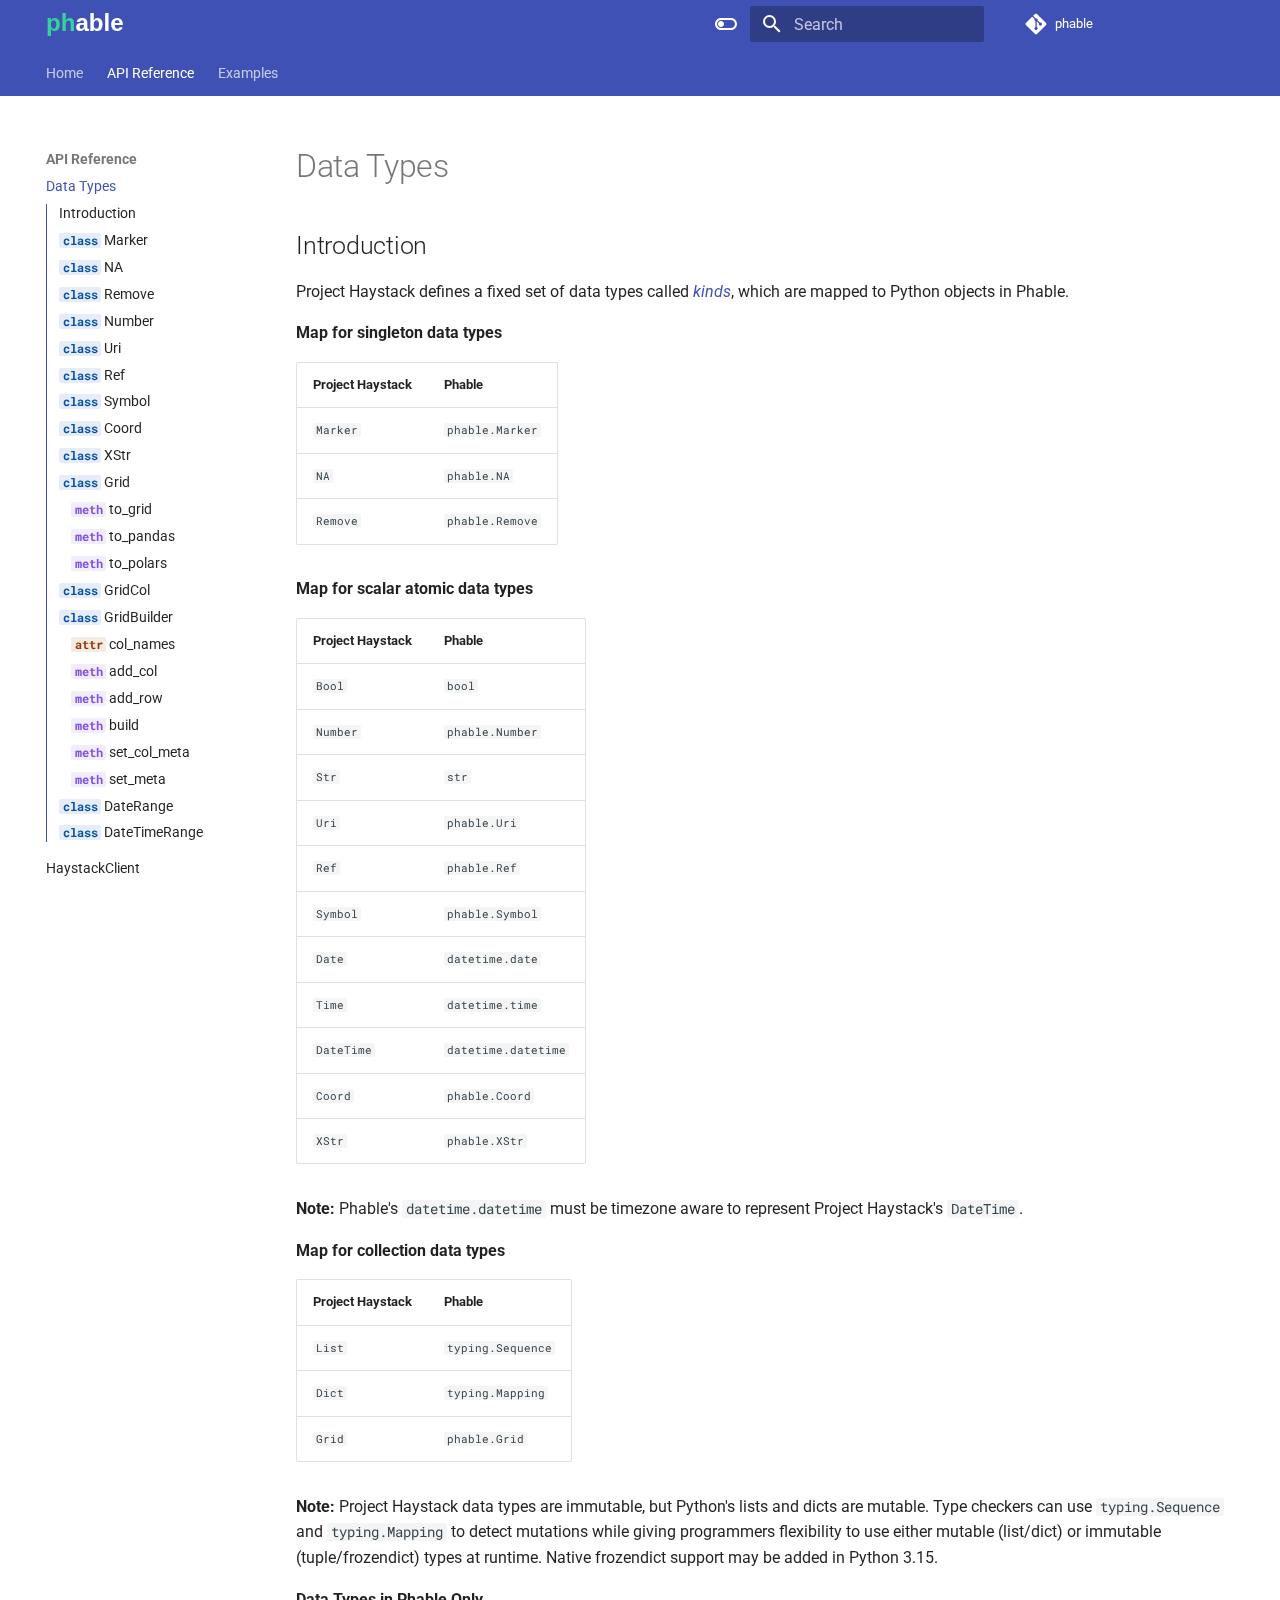
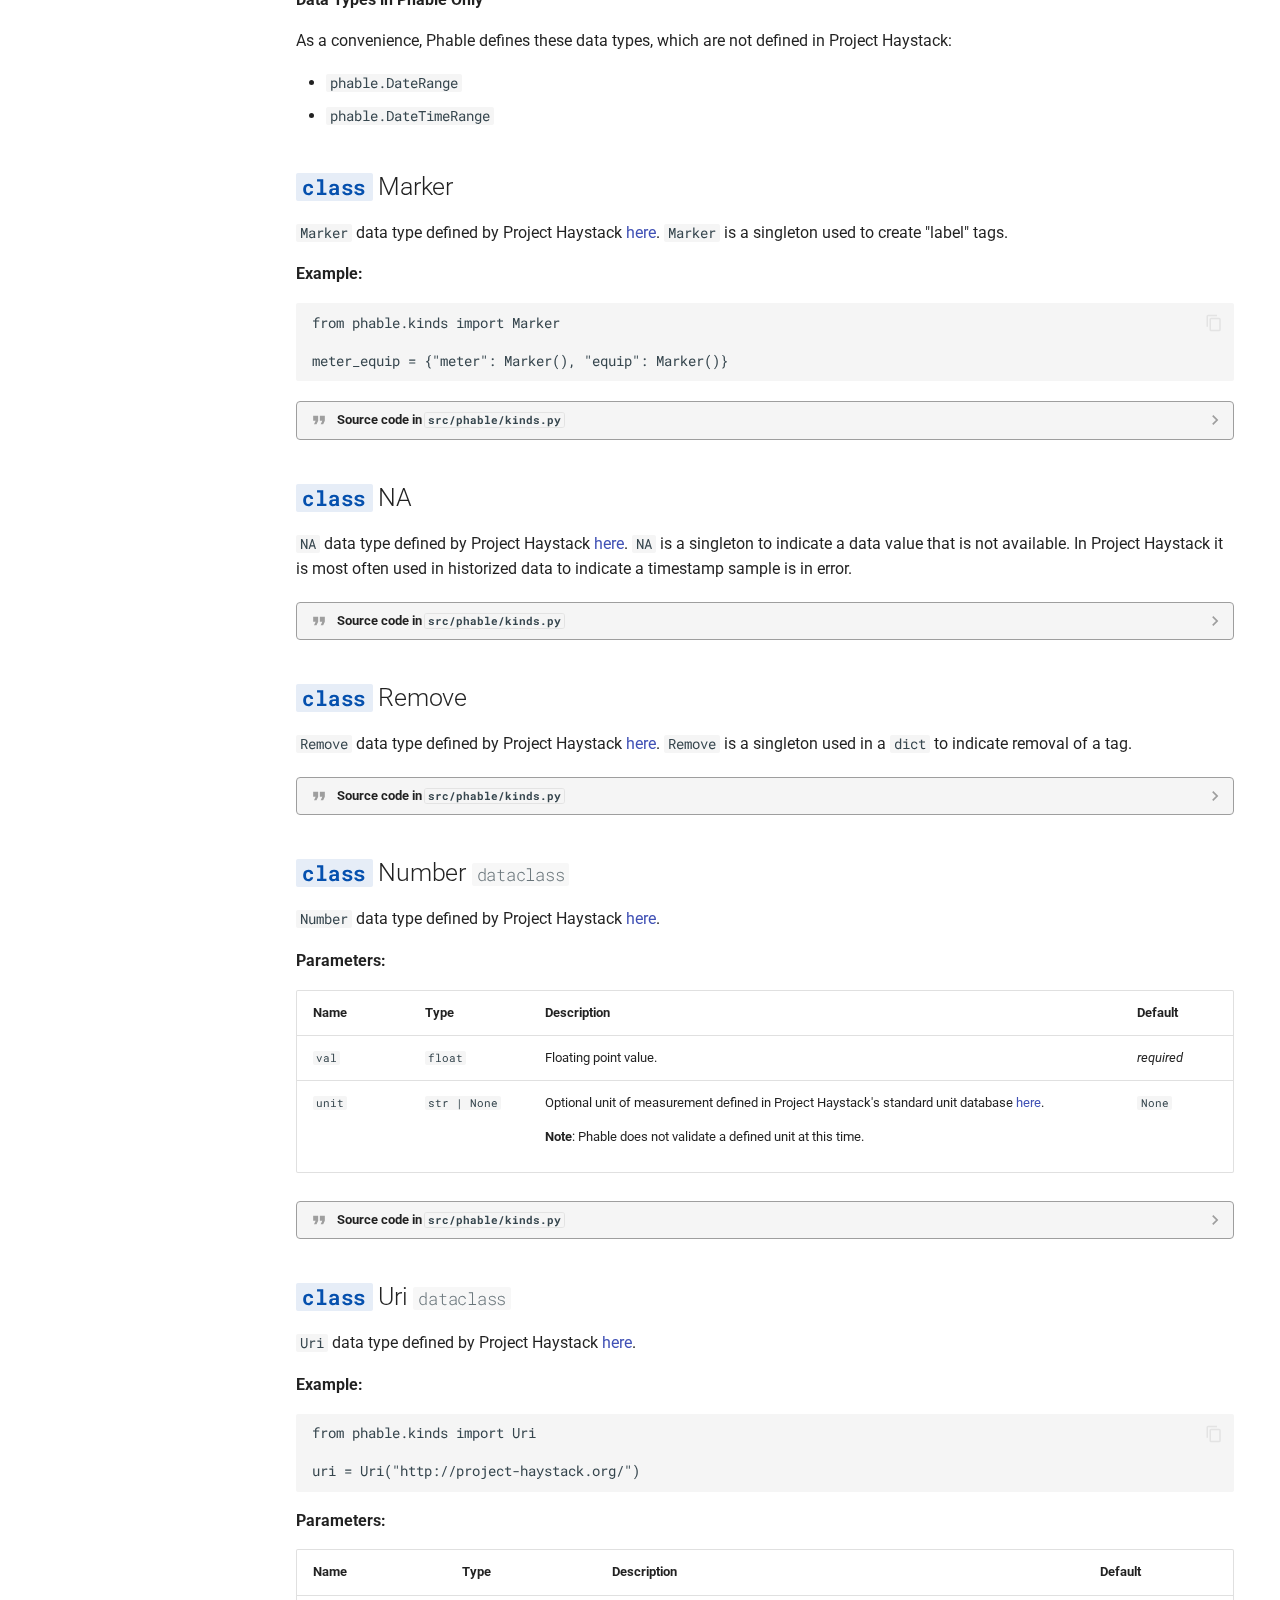
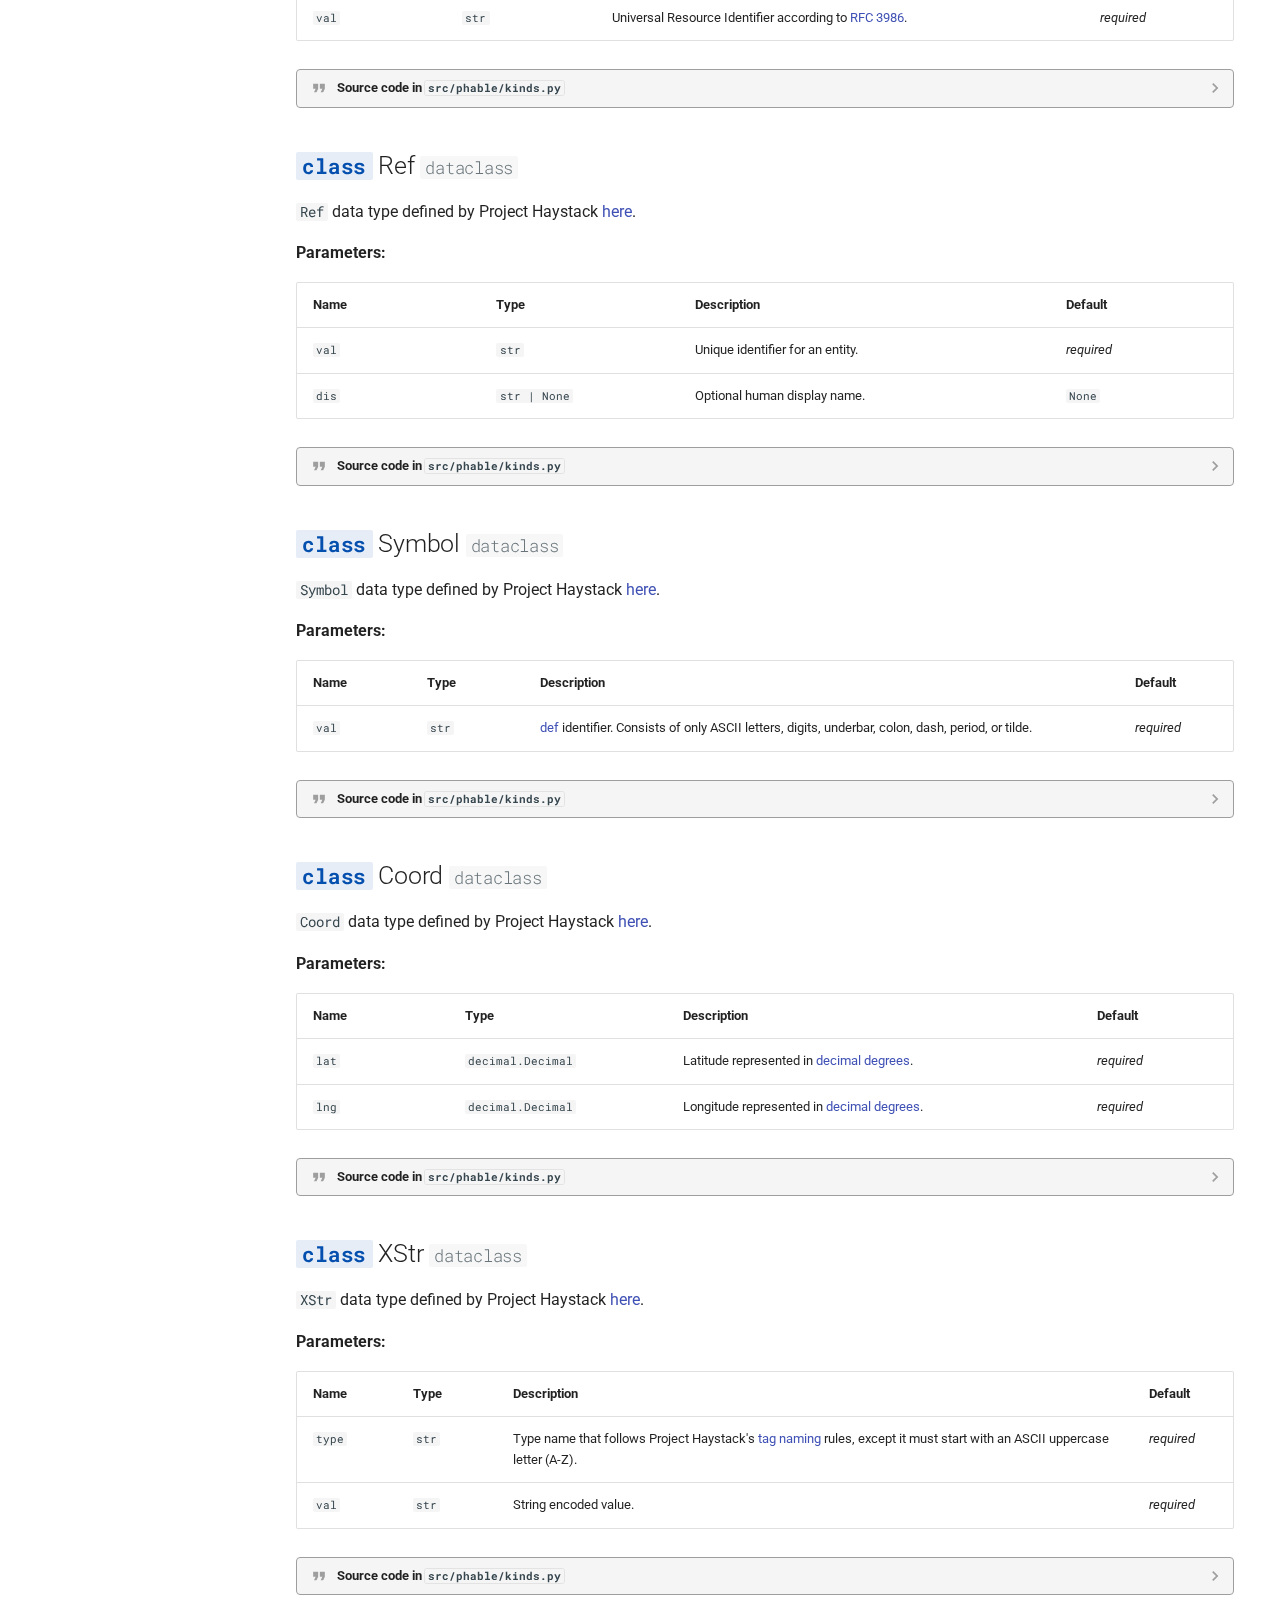
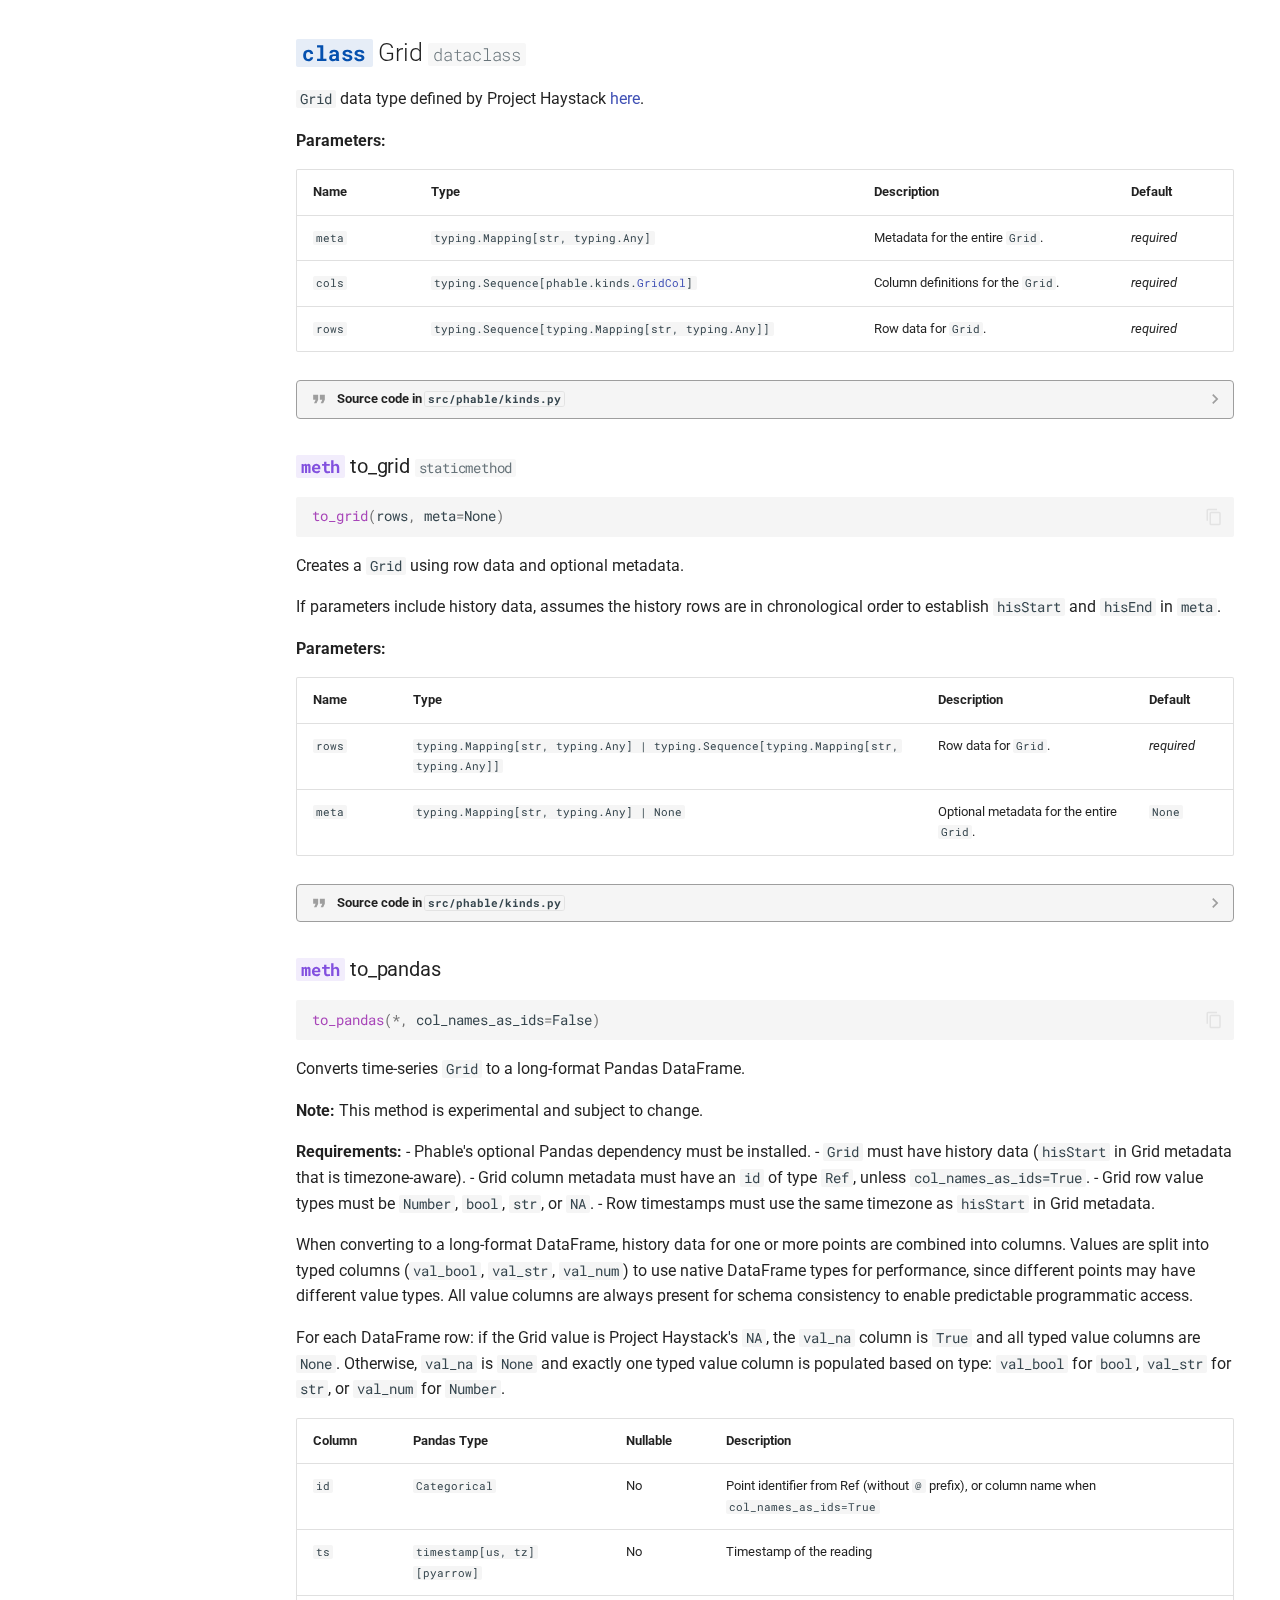
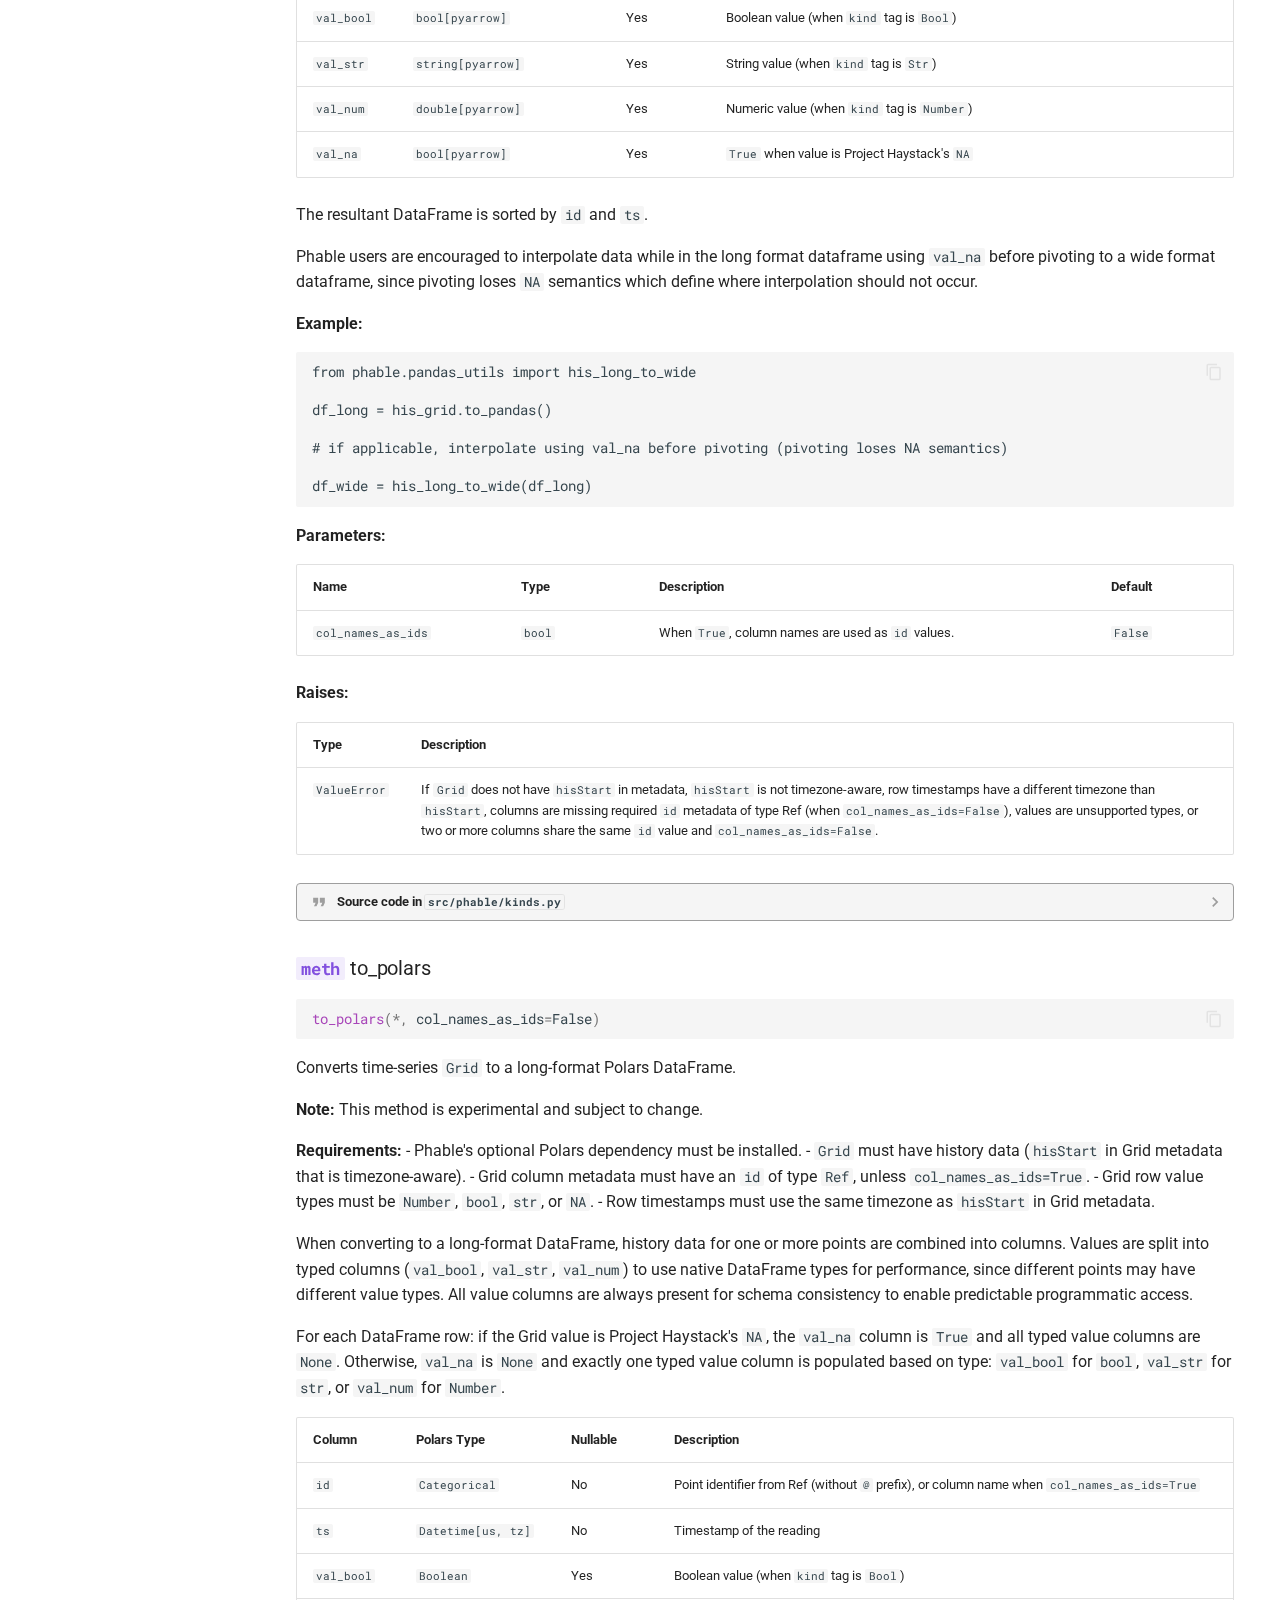
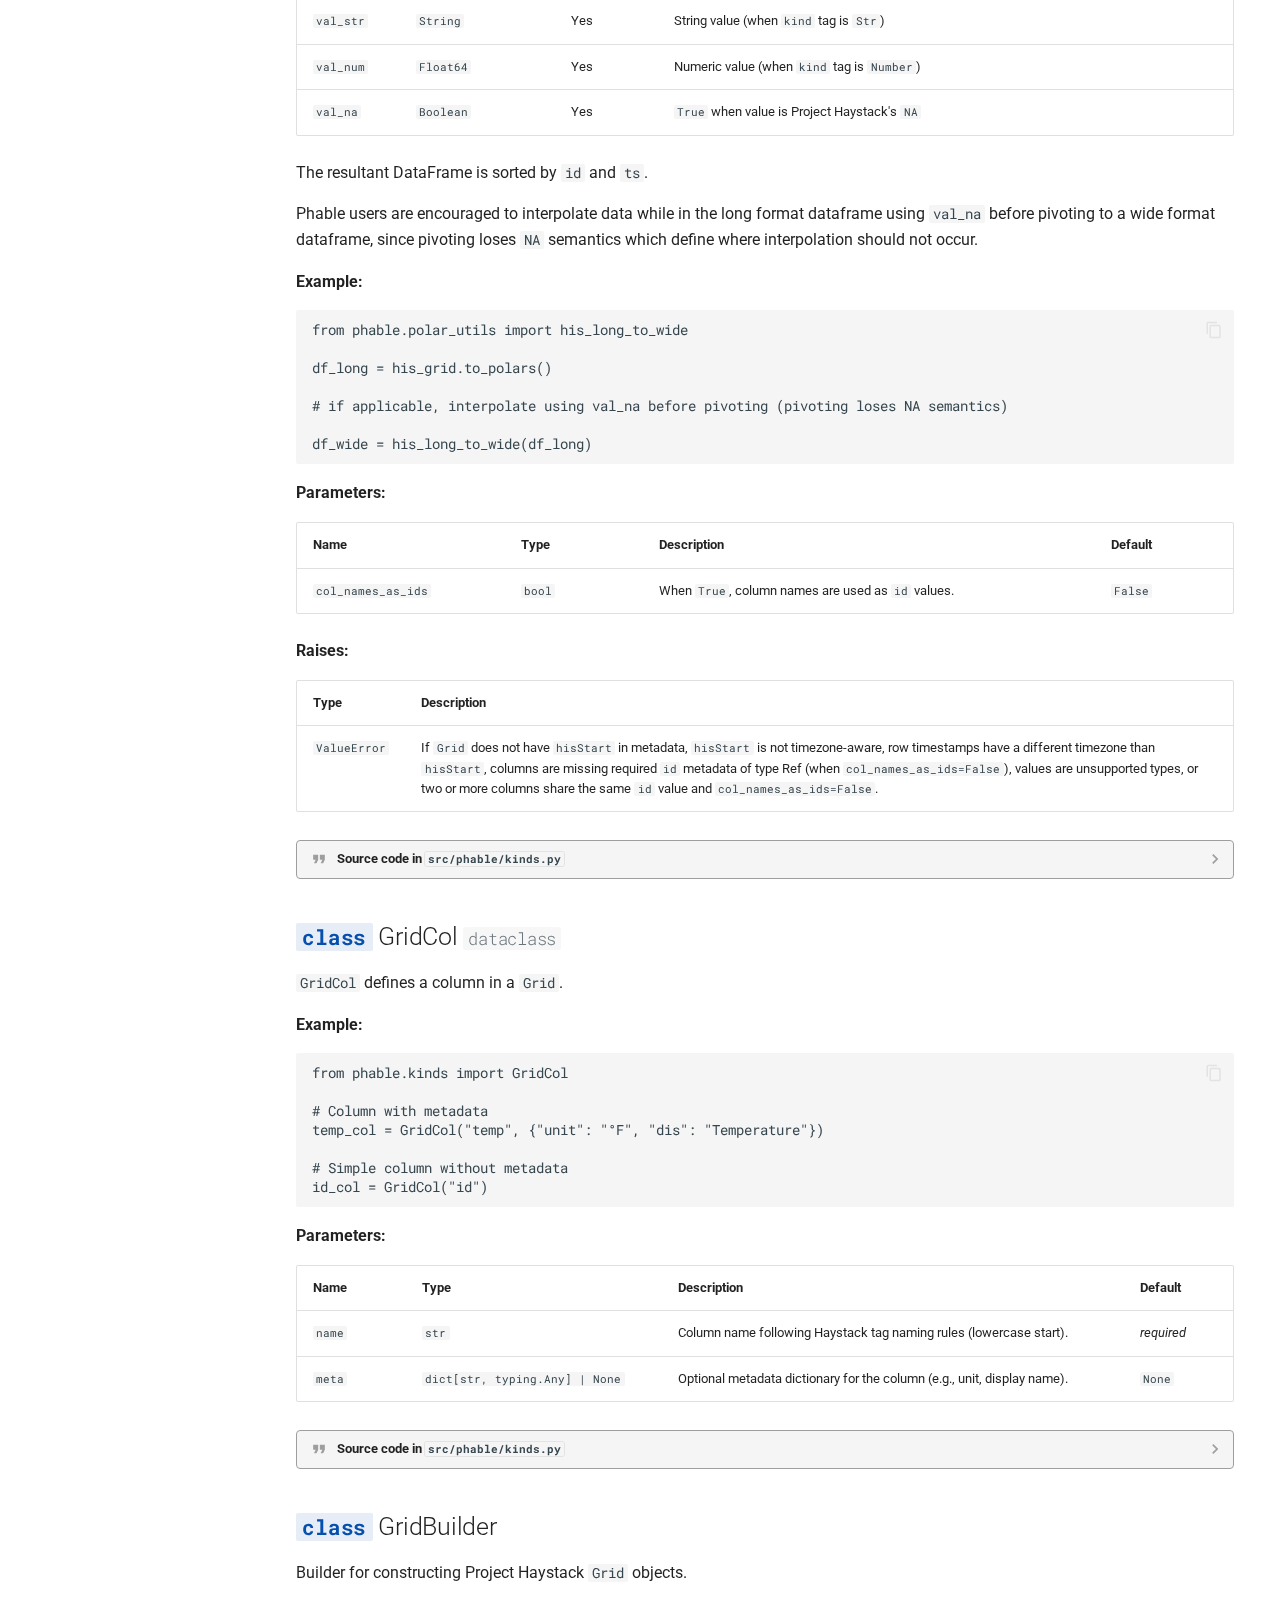
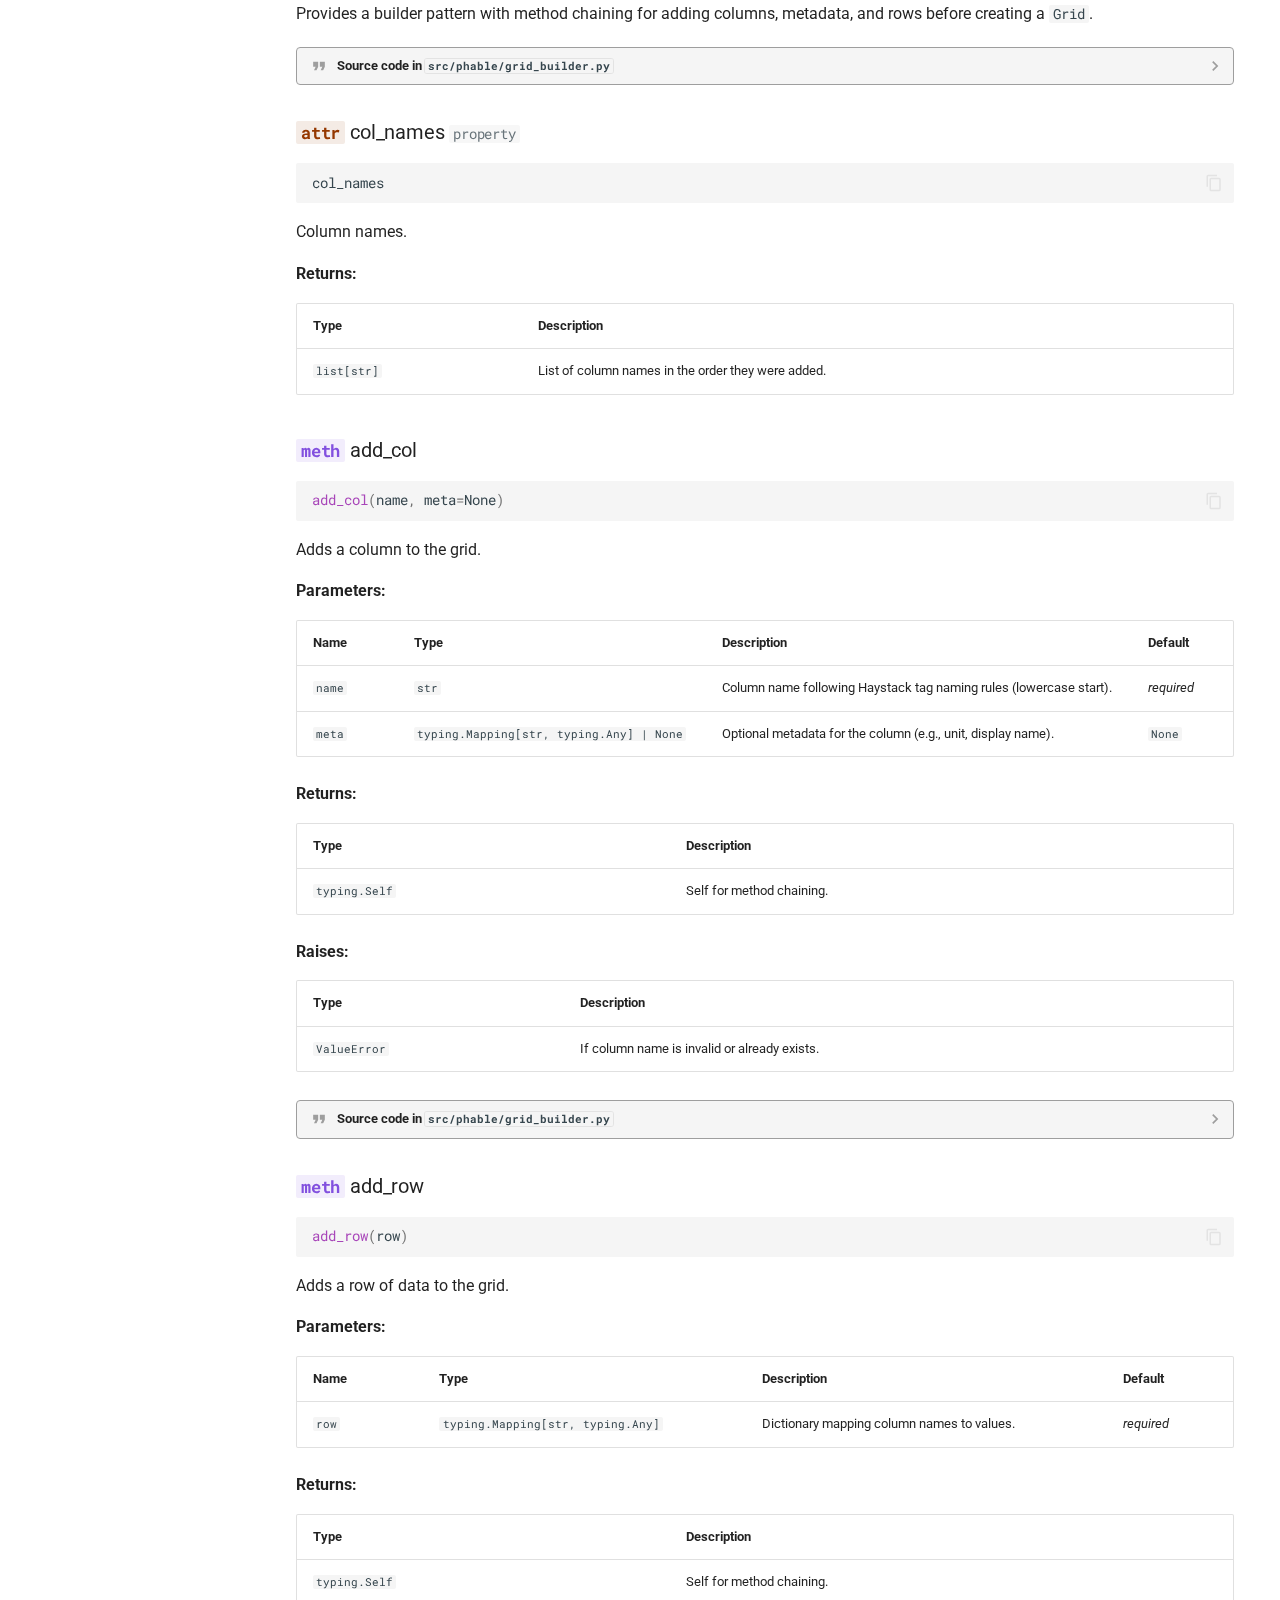
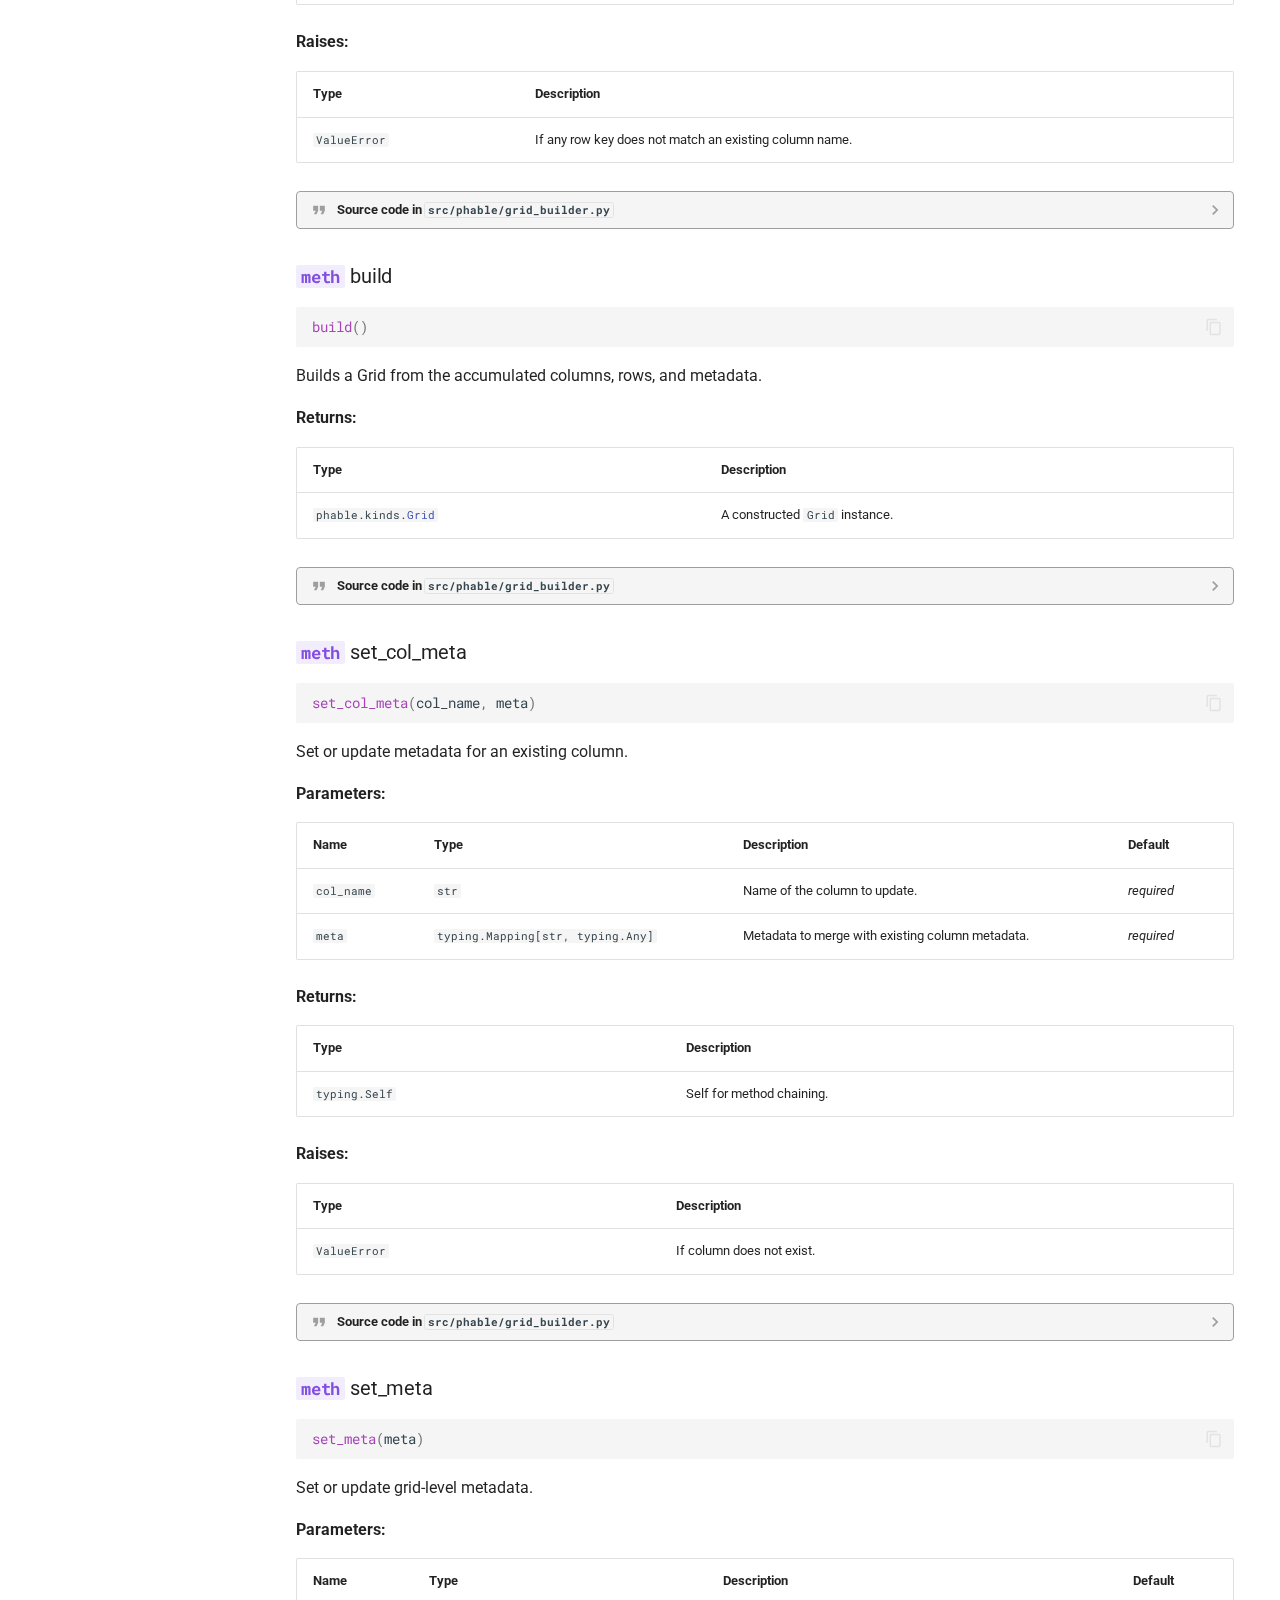
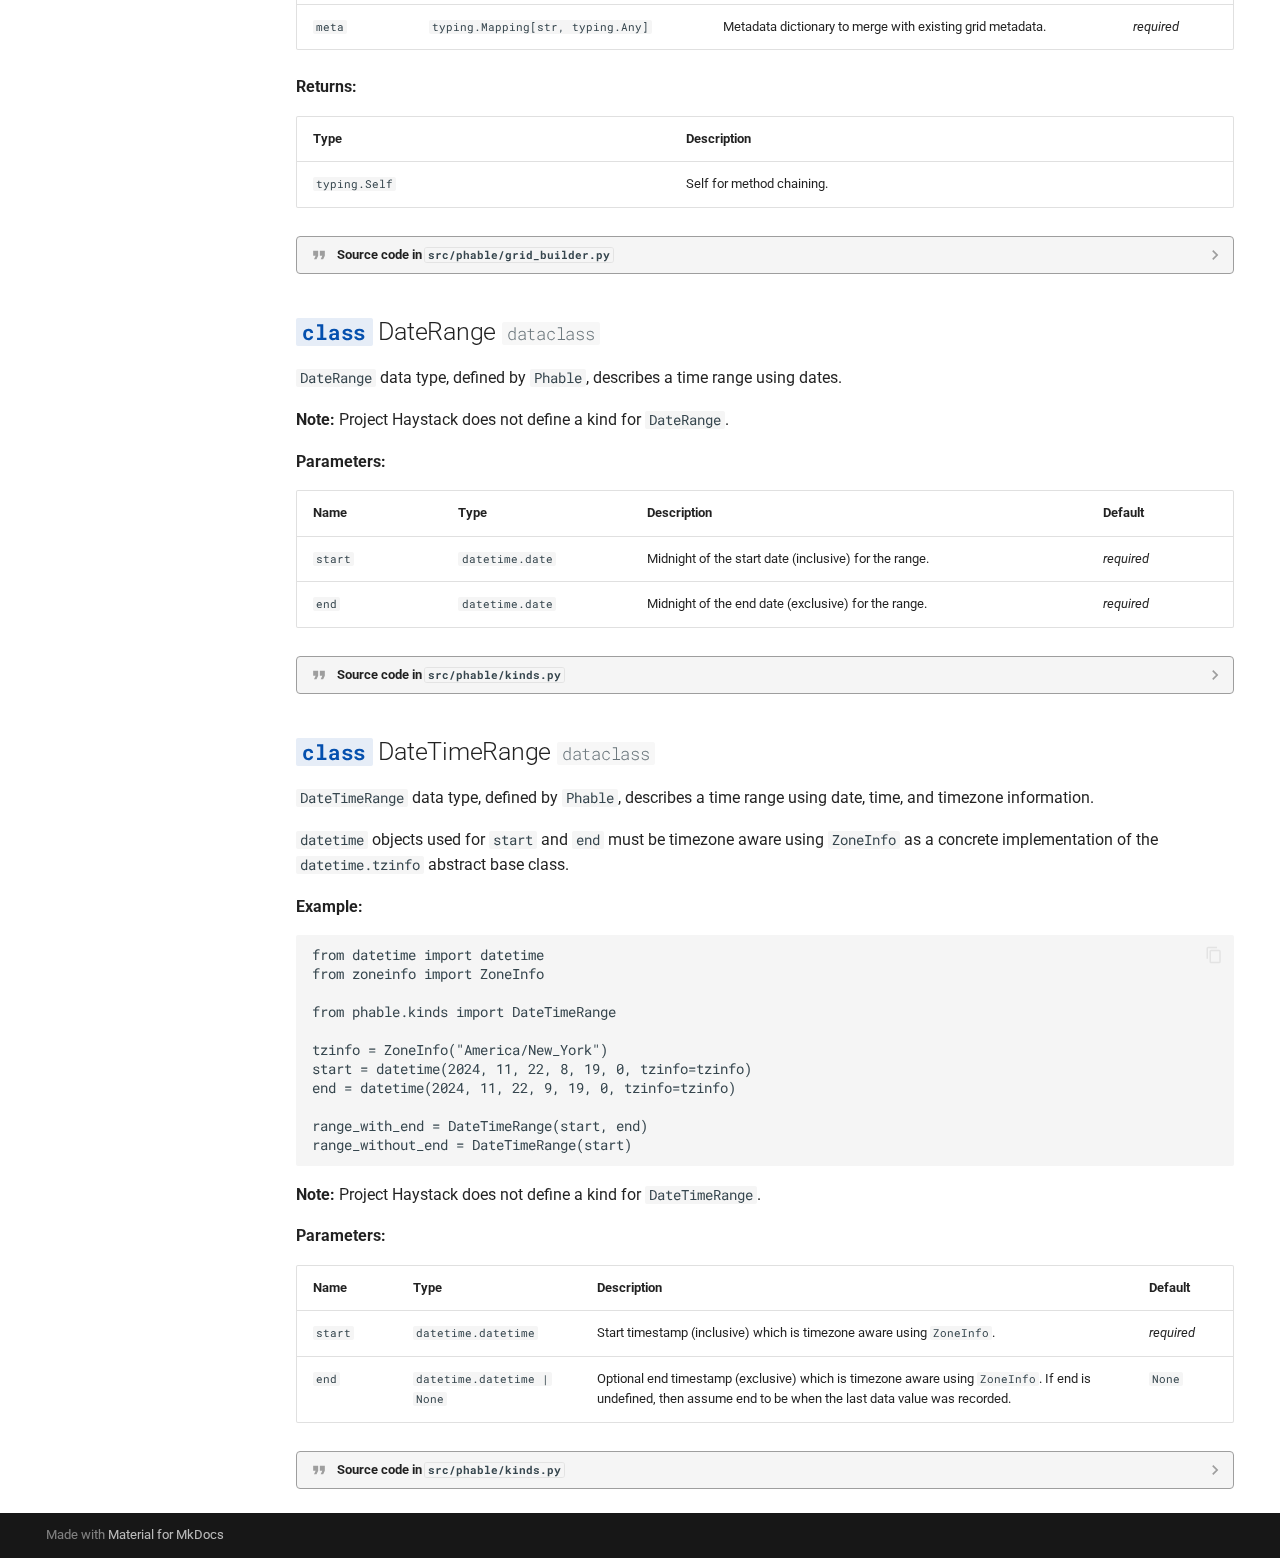
<file: data-types/index.html>
<!doctype html>
<html lang="en" class="no-js">
  <head>
    
      <meta charset="utf-8">
      <meta name="viewport" content="width=device-width,initial-scale=1">
      
      
      
      
        <link rel="prev" href="..">
      
      
        <link rel="next" href="../haystack-client/">
      
      
      <link rel="icon" href="../assets/favicon.png">
      <meta name="generator" content="mkdocs-1.6.1, mkdocs-material-9.6.14">
    
    
      
        <title>Data Types - phable</title>
      
    
    
      <link rel="stylesheet" href="../assets/stylesheets/main.342714a4.min.css">
      
        
        <link rel="stylesheet" href="../assets/stylesheets/palette.06af60db.min.css">
      
      


    
    
      
    
    
      
        
        
        <link rel="preconnect" href="https://fonts.gstatic.com" crossorigin>
        <link rel="stylesheet" href="https://fonts.googleapis.com/css?family=Roboto:300,300i,400,400i,700,700i%7CRoboto+Mono:400,400i,700,700i&display=fallback">
        <style>:root{--md-text-font:"Roboto";--md-code-font:"Roboto Mono"}</style>
      
    
    
      <link rel="stylesheet" href="../assets/_mkdocstrings.css">
    
      <link rel="stylesheet" href="../stylesheets/extra.css">
    
    <script>__md_scope=new URL("..",location),__md_hash=e=>[...e].reduce(((e,_)=>(e<<5)-e+_.charCodeAt(0)),0),__md_get=(e,_=localStorage,t=__md_scope)=>JSON.parse(_.getItem(t.pathname+"."+e)),__md_set=(e,_,t=localStorage,a=__md_scope)=>{try{t.setItem(a.pathname+"."+e,JSON.stringify(_))}catch(e){}}</script>
    
      

    
    
    
  </head>
  
  
    
    
      
    
    
    
    
    <body dir="ltr" data-md-color-scheme="default" data-md-color-primary="indigo" data-md-color-accent="teal">
  
    
    <input class="md-toggle" data-md-toggle="drawer" type="checkbox" id="__drawer" autocomplete="off">
    <input class="md-toggle" data-md-toggle="search" type="checkbox" id="__search" autocomplete="off">
    <label class="md-overlay" for="__drawer"></label>
    <div data-md-component="skip">
      
        
        <a href="#introduction" class="md-skip">
          Skip to content
        </a>
      
    </div>
    <div data-md-component="announce">
      
    </div>
    
    
      

<header class="md-header" data-md-component="header">
  <nav class="md-header__inner md-grid" aria-label="Header">
    <a href=".." title="phable" class="md-header__button md-logo" aria-label="phable" data-md-component="logo">
      
  <img src="../assets/logo.svg" alt="logo">

    </a>
    <label class="md-header__button md-icon" for="__drawer">
      
      <svg xmlns="http://www.w3.org/2000/svg" viewBox="0 0 24 24"><path d="M3 6h18v2H3zm0 5h18v2H3zm0 5h18v2H3z"/></svg>
    </label>
    <div class="md-header__title" data-md-component="header-title">
      <div class="md-header__ellipsis">
        <div class="md-header__topic">
          <span class="md-ellipsis">
            phable
          </span>
        </div>
        <div class="md-header__topic" data-md-component="header-topic">
          <span class="md-ellipsis">
            
              Data Types
            
          </span>
        </div>
      </div>
    </div>
    
      
        <form class="md-header__option" data-md-component="palette">
  
    
    
    
    <input class="md-option" data-md-color-media="" data-md-color-scheme="default" data-md-color-primary="indigo" data-md-color-accent="teal"  aria-label="Switch to dark mode"  type="radio" name="__palette" id="__palette_0">
    
      <label class="md-header__button md-icon" title="Switch to dark mode" for="__palette_1" hidden>
        <svg xmlns="http://www.w3.org/2000/svg" viewBox="0 0 24 24"><path d="M17 6H7c-3.31 0-6 2.69-6 6s2.69 6 6 6h10c3.31 0 6-2.69 6-6s-2.69-6-6-6m0 10H7c-2.21 0-4-1.79-4-4s1.79-4 4-4h10c2.21 0 4 1.79 4 4s-1.79 4-4 4M7 9c-1.66 0-3 1.34-3 3s1.34 3 3 3 3-1.34 3-3-1.34-3-3-3"/></svg>
      </label>
    
  
    
    
    
    <input class="md-option" data-md-color-media="" data-md-color-scheme="slate" data-md-color-primary="indigo" data-md-color-accent="teal"  aria-label="Switch to light mode"  type="radio" name="__palette" id="__palette_1">
    
      <label class="md-header__button md-icon" title="Switch to light mode" for="__palette_0" hidden>
        <svg xmlns="http://www.w3.org/2000/svg" viewBox="0 0 24 24"><path d="M17 7H7a5 5 0 0 0-5 5 5 5 0 0 0 5 5h10a5 5 0 0 0 5-5 5 5 0 0 0-5-5m0 8a3 3 0 0 1-3-3 3 3 0 0 1 3-3 3 3 0 0 1 3 3 3 3 0 0 1-3 3"/></svg>
      </label>
    
  
</form>
      
    
    
      <script>var palette=__md_get("__palette");if(palette&&palette.color){if("(prefers-color-scheme)"===palette.color.media){var media=matchMedia("(prefers-color-scheme: light)"),input=document.querySelector(media.matches?"[data-md-color-media='(prefers-color-scheme: light)']":"[data-md-color-media='(prefers-color-scheme: dark)']");palette.color.media=input.getAttribute("data-md-color-media"),palette.color.scheme=input.getAttribute("data-md-color-scheme"),palette.color.primary=input.getAttribute("data-md-color-primary"),palette.color.accent=input.getAttribute("data-md-color-accent")}for(var[key,value]of Object.entries(palette.color))document.body.setAttribute("data-md-color-"+key,value)}</script>
    
    
    
      
      
        <label class="md-header__button md-icon" for="__search">
          
          <svg xmlns="http://www.w3.org/2000/svg" viewBox="0 0 24 24"><path d="M9.5 3A6.5 6.5 0 0 1 16 9.5c0 1.61-.59 3.09-1.56 4.23l.27.27h.79l5 5-1.5 1.5-5-5v-.79l-.27-.27A6.52 6.52 0 0 1 9.5 16 6.5 6.5 0 0 1 3 9.5 6.5 6.5 0 0 1 9.5 3m0 2C7 5 5 7 5 9.5S7 14 9.5 14 14 12 14 9.5 12 5 9.5 5"/></svg>
        </label>
        <div class="md-search" data-md-component="search" role="dialog">
  <label class="md-search__overlay" for="__search"></label>
  <div class="md-search__inner" role="search">
    <form class="md-search__form" name="search">
      <input type="text" class="md-search__input" name="query" aria-label="Search" placeholder="Search" autocapitalize="off" autocorrect="off" autocomplete="off" spellcheck="false" data-md-component="search-query" required>
      <label class="md-search__icon md-icon" for="__search">
        
        <svg xmlns="http://www.w3.org/2000/svg" viewBox="0 0 24 24"><path d="M9.5 3A6.5 6.5 0 0 1 16 9.5c0 1.61-.59 3.09-1.56 4.23l.27.27h.79l5 5-1.5 1.5-5-5v-.79l-.27-.27A6.52 6.52 0 0 1 9.5 16 6.5 6.5 0 0 1 3 9.5 6.5 6.5 0 0 1 9.5 3m0 2C7 5 5 7 5 9.5S7 14 9.5 14 14 12 14 9.5 12 5 9.5 5"/></svg>
        
        <svg xmlns="http://www.w3.org/2000/svg" viewBox="0 0 24 24"><path d="M20 11v2H8l5.5 5.5-1.42 1.42L4.16 12l7.92-7.92L13.5 5.5 8 11z"/></svg>
      </label>
      <nav class="md-search__options" aria-label="Search">
        
        <button type="reset" class="md-search__icon md-icon" title="Clear" aria-label="Clear" tabindex="-1">
          
          <svg xmlns="http://www.w3.org/2000/svg" viewBox="0 0 24 24"><path d="M19 6.41 17.59 5 12 10.59 6.41 5 5 6.41 10.59 12 5 17.59 6.41 19 12 13.41 17.59 19 19 17.59 13.41 12z"/></svg>
        </button>
      </nav>
      
        <div class="md-search__suggest" data-md-component="search-suggest"></div>
      
    </form>
    <div class="md-search__output">
      <div class="md-search__scrollwrap" tabindex="0" data-md-scrollfix>
        <div class="md-search-result" data-md-component="search-result">
          <div class="md-search-result__meta">
            Initializing search
          </div>
          <ol class="md-search-result__list" role="presentation"></ol>
        </div>
      </div>
    </div>
  </div>
</div>
      
    
    
      <div class="md-header__source">
        <a href="https://github.com/rick-jennings/phable" title="Go to repository" class="md-source" data-md-component="source">
  <div class="md-source__icon md-icon">
    
    <svg xmlns="http://www.w3.org/2000/svg" viewBox="0 0 448 512"><!--! Font Awesome Free 6.7.2 by @fontawesome - https://fontawesome.com License - https://fontawesome.com/license/free (Icons: CC BY 4.0, Fonts: SIL OFL 1.1, Code: MIT License) Copyright 2024 Fonticons, Inc.--><path d="M439.55 236.05 244 40.45a28.87 28.87 0 0 0-40.81 0l-40.66 40.63 51.52 51.52c27.06-9.14 52.68 16.77 43.39 43.68l49.66 49.66c34.23-11.8 61.18 31 35.47 56.69-26.49 26.49-70.21-2.87-56-37.34L240.22 199v121.85c25.3 12.54 22.26 41.85 9.08 55a34.34 34.34 0 0 1-48.55 0c-17.57-17.6-11.07-46.91 11.25-56v-123c-20.8-8.51-24.6-30.74-18.64-45L142.57 101 8.45 235.14a28.86 28.86 0 0 0 0 40.81l195.61 195.6a28.86 28.86 0 0 0 40.8 0l194.69-194.69a28.86 28.86 0 0 0 0-40.81"/></svg>
  </div>
  <div class="md-source__repository">
    phable
  </div>
</a>
      </div>
    
  </nav>
  
</header>
    
    <div class="md-container" data-md-component="container">
      
      
        
          
            
<nav class="md-tabs" aria-label="Tabs" data-md-component="tabs">
  <div class="md-grid">
    <ul class="md-tabs__list">
      
        
  
  
  
  
    <li class="md-tabs__item">
      <a href=".." class="md-tabs__link">
        
  
  
    
  
  Home

      </a>
    </li>
  

      
        
  
  
  
    
  
  
    
    
      <li class="md-tabs__item md-tabs__item--active">
        <a href="./" class="md-tabs__link">
          
  
  
  API Reference

        </a>
      </li>
    
  

      
        
  
  
  
  
    
    
      <li class="md-tabs__item">
        <a href="../xeto-intro/" class="md-tabs__link">
          
  
  
  Examples

        </a>
      </li>
    
  

      
    </ul>
  </div>
</nav>
          
        
      
      <main class="md-main" data-md-component="main">
        <div class="md-main__inner md-grid">
          
            
              
              <div class="md-sidebar md-sidebar--primary" data-md-component="sidebar" data-md-type="navigation" >
                <div class="md-sidebar__scrollwrap">
                  <div class="md-sidebar__inner">
                    


  


  

<nav class="md-nav md-nav--primary md-nav--lifted md-nav--integrated" aria-label="Navigation" data-md-level="0">
  <label class="md-nav__title" for="__drawer">
    <a href=".." title="phable" class="md-nav__button md-logo" aria-label="phable" data-md-component="logo">
      
  <img src="../assets/logo.svg" alt="logo">

    </a>
    phable
  </label>
  
    <div class="md-nav__source">
      <a href="https://github.com/rick-jennings/phable" title="Go to repository" class="md-source" data-md-component="source">
  <div class="md-source__icon md-icon">
    
    <svg xmlns="http://www.w3.org/2000/svg" viewBox="0 0 448 512"><!--! Font Awesome Free 6.7.2 by @fontawesome - https://fontawesome.com License - https://fontawesome.com/license/free (Icons: CC BY 4.0, Fonts: SIL OFL 1.1, Code: MIT License) Copyright 2024 Fonticons, Inc.--><path d="M439.55 236.05 244 40.45a28.87 28.87 0 0 0-40.81 0l-40.66 40.63 51.52 51.52c27.06-9.14 52.68 16.77 43.39 43.68l49.66 49.66c34.23-11.8 61.18 31 35.47 56.69-26.49 26.49-70.21-2.87-56-37.34L240.22 199v121.85c25.3 12.54 22.26 41.85 9.08 55a34.34 34.34 0 0 1-48.55 0c-17.57-17.6-11.07-46.91 11.25-56v-123c-20.8-8.51-24.6-30.74-18.64-45L142.57 101 8.45 235.14a28.86 28.86 0 0 0 0 40.81l195.61 195.6a28.86 28.86 0 0 0 40.8 0l194.69-194.69a28.86 28.86 0 0 0 0-40.81"/></svg>
  </div>
  <div class="md-source__repository">
    phable
  </div>
</a>
    </div>
  
  <ul class="md-nav__list" data-md-scrollfix>
    
      
      
  
  
  
  
    <li class="md-nav__item">
      <a href=".." class="md-nav__link">
        
  
  
  <span class="md-ellipsis">
    Home
    
  </span>
  

      </a>
    </li>
  

    
      
      
  
  
    
  
  
  
    
    
    
    
      
        
        
      
      
        
      
    
    
    <li class="md-nav__item md-nav__item--active md-nav__item--section md-nav__item--nested">
      
        
        
        <input class="md-nav__toggle md-toggle " type="checkbox" id="__nav_2" checked>
        
          
          <label class="md-nav__link" for="__nav_2" id="__nav_2_label" tabindex="">
            
  
  
  <span class="md-ellipsis">
    API Reference
    
  </span>
  

            <span class="md-nav__icon md-icon"></span>
          </label>
        
        <nav class="md-nav" data-md-level="1" aria-labelledby="__nav_2_label" aria-expanded="true">
          <label class="md-nav__title" for="__nav_2">
            <span class="md-nav__icon md-icon"></span>
            API Reference
          </label>
          <ul class="md-nav__list" data-md-scrollfix>
            
              
                
  
  
    
  
  
  
    <li class="md-nav__item md-nav__item--active">
      
      <input class="md-nav__toggle md-toggle" type="checkbox" id="__toc">
      
      
      
        <label class="md-nav__link md-nav__link--active" for="__toc">
          
  
  
  <span class="md-ellipsis">
    Data Types
    
  </span>
  

          <span class="md-nav__icon md-icon"></span>
        </label>
      
      <a href="./" class="md-nav__link md-nav__link--active">
        
  
  
  <span class="md-ellipsis">
    Data Types
    
  </span>
  

      </a>
      
        

<nav class="md-nav md-nav--secondary" aria-label="Table of contents">
  
  
  
  
    <label class="md-nav__title" for="__toc">
      <span class="md-nav__icon md-icon"></span>
      Table of contents
    </label>
    <ul class="md-nav__list" data-md-component="toc" data-md-scrollfix>
      
        <li class="md-nav__item">
  <a href="#introduction" class="md-nav__link">
    <span class="md-ellipsis">
      Introduction
    </span>
  </a>
  
</li>
      
        <li class="md-nav__item">
  <a href="#phable.kinds.Marker" class="md-nav__link">
    <span class="md-ellipsis">
      <code class="doc-symbol doc-symbol-toc doc-symbol-class"></code>&nbsp;Marker
    </span>
  </a>
  
</li>
      
        <li class="md-nav__item">
  <a href="#phable.kinds.NA" class="md-nav__link">
    <span class="md-ellipsis">
      <code class="doc-symbol doc-symbol-toc doc-symbol-class"></code>&nbsp;NA
    </span>
  </a>
  
</li>
      
        <li class="md-nav__item">
  <a href="#phable.kinds.Remove" class="md-nav__link">
    <span class="md-ellipsis">
      <code class="doc-symbol doc-symbol-toc doc-symbol-class"></code>&nbsp;Remove
    </span>
  </a>
  
</li>
      
        <li class="md-nav__item">
  <a href="#phable.kinds.Number" class="md-nav__link">
    <span class="md-ellipsis">
      <code class="doc-symbol doc-symbol-toc doc-symbol-class"></code>&nbsp;Number
    </span>
  </a>
  
</li>
      
        <li class="md-nav__item">
  <a href="#phable.kinds.Uri" class="md-nav__link">
    <span class="md-ellipsis">
      <code class="doc-symbol doc-symbol-toc doc-symbol-class"></code>&nbsp;Uri
    </span>
  </a>
  
</li>
      
        <li class="md-nav__item">
  <a href="#phable.kinds.Ref" class="md-nav__link">
    <span class="md-ellipsis">
      <code class="doc-symbol doc-symbol-toc doc-symbol-class"></code>&nbsp;Ref
    </span>
  </a>
  
</li>
      
        <li class="md-nav__item">
  <a href="#phable.kinds.Symbol" class="md-nav__link">
    <span class="md-ellipsis">
      <code class="doc-symbol doc-symbol-toc doc-symbol-class"></code>&nbsp;Symbol
    </span>
  </a>
  
</li>
      
        <li class="md-nav__item">
  <a href="#phable.kinds.Coord" class="md-nav__link">
    <span class="md-ellipsis">
      <code class="doc-symbol doc-symbol-toc doc-symbol-class"></code>&nbsp;Coord
    </span>
  </a>
  
</li>
      
        <li class="md-nav__item">
  <a href="#phable.kinds.XStr" class="md-nav__link">
    <span class="md-ellipsis">
      <code class="doc-symbol doc-symbol-toc doc-symbol-class"></code>&nbsp;XStr
    </span>
  </a>
  
</li>
      
        <li class="md-nav__item">
  <a href="#phable.kinds.Grid" class="md-nav__link">
    <span class="md-ellipsis">
      <code class="doc-symbol doc-symbol-toc doc-symbol-class"></code>&nbsp;Grid
    </span>
  </a>
  
    <nav class="md-nav" aria-label=" Grid">
      <ul class="md-nav__list">
        
          <li class="md-nav__item">
  <a href="#phable.kinds.Grid.to_grid" class="md-nav__link">
    <span class="md-ellipsis">
      <code class="doc-symbol doc-symbol-toc doc-symbol-method"></code>&nbsp;to_grid
    </span>
  </a>
  
</li>
        
          <li class="md-nav__item">
  <a href="#phable.kinds.Grid.to_pandas" class="md-nav__link">
    <span class="md-ellipsis">
      <code class="doc-symbol doc-symbol-toc doc-symbol-method"></code>&nbsp;to_pandas
    </span>
  </a>
  
</li>
        
          <li class="md-nav__item">
  <a href="#phable.kinds.Grid.to_polars" class="md-nav__link">
    <span class="md-ellipsis">
      <code class="doc-symbol doc-symbol-toc doc-symbol-method"></code>&nbsp;to_polars
    </span>
  </a>
  
</li>
        
      </ul>
    </nav>
  
</li>
      
        <li class="md-nav__item">
  <a href="#phable.kinds.GridCol" class="md-nav__link">
    <span class="md-ellipsis">
      <code class="doc-symbol doc-symbol-toc doc-symbol-class"></code>&nbsp;GridCol
    </span>
  </a>
  
</li>
      
        <li class="md-nav__item">
  <a href="#phable.grid_builder.GridBuilder" class="md-nav__link">
    <span class="md-ellipsis">
      <code class="doc-symbol doc-symbol-toc doc-symbol-class"></code>&nbsp;GridBuilder
    </span>
  </a>
  
    <nav class="md-nav" aria-label=" GridBuilder">
      <ul class="md-nav__list">
        
          <li class="md-nav__item">
  <a href="#phable.grid_builder.GridBuilder.col_names" class="md-nav__link">
    <span class="md-ellipsis">
      <code class="doc-symbol doc-symbol-toc doc-symbol-attribute"></code>&nbsp;col_names
    </span>
  </a>
  
</li>
        
          <li class="md-nav__item">
  <a href="#phable.grid_builder.GridBuilder.add_col" class="md-nav__link">
    <span class="md-ellipsis">
      <code class="doc-symbol doc-symbol-toc doc-symbol-method"></code>&nbsp;add_col
    </span>
  </a>
  
</li>
        
          <li class="md-nav__item">
  <a href="#phable.grid_builder.GridBuilder.add_row" class="md-nav__link">
    <span class="md-ellipsis">
      <code class="doc-symbol doc-symbol-toc doc-symbol-method"></code>&nbsp;add_row
    </span>
  </a>
  
</li>
        
          <li class="md-nav__item">
  <a href="#phable.grid_builder.GridBuilder.build" class="md-nav__link">
    <span class="md-ellipsis">
      <code class="doc-symbol doc-symbol-toc doc-symbol-method"></code>&nbsp;build
    </span>
  </a>
  
</li>
        
          <li class="md-nav__item">
  <a href="#phable.grid_builder.GridBuilder.set_col_meta" class="md-nav__link">
    <span class="md-ellipsis">
      <code class="doc-symbol doc-symbol-toc doc-symbol-method"></code>&nbsp;set_col_meta
    </span>
  </a>
  
</li>
        
          <li class="md-nav__item">
  <a href="#phable.grid_builder.GridBuilder.set_meta" class="md-nav__link">
    <span class="md-ellipsis">
      <code class="doc-symbol doc-symbol-toc doc-symbol-method"></code>&nbsp;set_meta
    </span>
  </a>
  
</li>
        
      </ul>
    </nav>
  
</li>
      
        <li class="md-nav__item">
  <a href="#phable.kinds.DateRange" class="md-nav__link">
    <span class="md-ellipsis">
      <code class="doc-symbol doc-symbol-toc doc-symbol-class"></code>&nbsp;DateRange
    </span>
  </a>
  
</li>
      
        <li class="md-nav__item">
  <a href="#phable.kinds.DateTimeRange" class="md-nav__link">
    <span class="md-ellipsis">
      <code class="doc-symbol doc-symbol-toc doc-symbol-class"></code>&nbsp;DateTimeRange
    </span>
  </a>
  
</li>
      
    </ul>
  
</nav>
      
    </li>
  

              
            
              
                
  
  
  
  
    <li class="md-nav__item">
      <a href="../haystack-client/" class="md-nav__link">
        
  
  
  <span class="md-ellipsis">
    HaystackClient
    
  </span>
  

      </a>
    </li>
  

              
            
              
                
  
  
  
  
    <li class="md-nav__item">
      <a href="../haxall-client/" class="md-nav__link">
        
  
  
  <span class="md-ellipsis">
    HaxallClient
    
  </span>
  

      </a>
    </li>
  

              
            
              
                
  
  
  
  
    <li class="md-nav__item">
      <a href="../xeto-cli/" class="md-nav__link">
        
  
  
  <span class="md-ellipsis">
    XetoCLI
    
  </span>
  

      </a>
    </li>
  

              
            
          </ul>
        </nav>
      
    </li>
  

    
      
      
  
  
  
  
    
    
    
    
      
      
        
      
    
    
    <li class="md-nav__item md-nav__item--nested">
      
        
        
        <input class="md-nav__toggle md-toggle " type="checkbox" id="__nav_3" >
        
          
          <label class="md-nav__link" for="__nav_3" id="__nav_3_label" tabindex="0">
            
  
  
  <span class="md-ellipsis">
    Examples
    
  </span>
  

            <span class="md-nav__icon md-icon"></span>
          </label>
        
        <nav class="md-nav" data-md-level="1" aria-labelledby="__nav_3_label" aria-expanded="false">
          <label class="md-nav__title" for="__nav_3">
            <span class="md-nav__icon md-icon"></span>
            Examples
          </label>
          <ul class="md-nav__list" data-md-scrollfix>
            
              
                
  
  
  
  
    <li class="md-nav__item">
      <a href="../xeto-intro/" class="md-nav__link">
        
  
  
  <span class="md-ellipsis">
    Xeto Intro
    
  </span>
  

      </a>
    </li>
  

              
            
              
                
  
  
  
  
    <li class="md-nav__item">
      <a href="../logging-example/" class="md-nav__link">
        
  
  
  <span class="md-ellipsis">
    Logging
    
  </span>
  

      </a>
    </li>
  

              
            
              
                
  
  
  
  
    <li class="md-nav__item">
      <a href="../async-example/" class="md-nav__link">
        
  
  
  <span class="md-ellipsis">
    Async Usage
    
  </span>
  

      </a>
    </li>
  

              
            
          </ul>
        </nav>
      
    </li>
  

    
  </ul>
</nav>
                  </div>
                </div>
              </div>
            
            
          
          
            <div class="md-content" data-md-component="content">
              <article class="md-content__inner md-typeset">
                
                  


  
  


  <h1>Data Types</h1>

<h2 id="introduction">Introduction</h2>
<p>Project Haystack defines a fixed set of data types called
<a href="https://project-haystack.org/doc/docHaystack/Kinds"><em>kinds</em></a>, which are mapped to Python objects in Phable.</p>
<p><strong>Map for singleton data types</strong></p>
<table>
<thead>
<tr>
<th>Project Haystack</th>
<th>Phable</th>
</tr>
</thead>
<tbody>
<tr>
<td><code>Marker</code></td>
<td><code>phable.Marker</code></td>
</tr>
<tr>
<td><code>NA</code></td>
<td><code>phable.NA</code></td>
</tr>
<tr>
<td><code>Remove</code></td>
<td><code>phable.Remove</code></td>
</tr>
</tbody>
</table>
<p><strong>Map for scalar atomic data types</strong></p>
<table>
<thead>
<tr>
<th>Project Haystack</th>
<th>Phable</th>
</tr>
</thead>
<tbody>
<tr>
<td><code>Bool</code></td>
<td><code>bool</code></td>
</tr>
<tr>
<td><code>Number</code></td>
<td><code>phable.Number</code></td>
</tr>
<tr>
<td><code>Str</code></td>
<td><code>str</code></td>
</tr>
<tr>
<td><code>Uri</code></td>
<td><code>phable.Uri</code></td>
</tr>
<tr>
<td><code>Ref</code></td>
<td><code>phable.Ref</code></td>
</tr>
<tr>
<td><code>Symbol</code></td>
<td><code>phable.Symbol</code></td>
</tr>
<tr>
<td><code>Date</code></td>
<td><code>datetime.date</code></td>
</tr>
<tr>
<td><code>Time</code></td>
<td><code>datetime.time</code></td>
</tr>
<tr>
<td><code>DateTime</code></td>
<td><code>datetime.datetime</code></td>
</tr>
<tr>
<td><code>Coord</code></td>
<td><code>phable.Coord</code></td>
</tr>
<tr>
<td><code>XStr</code></td>
<td><code>phable.XStr</code></td>
</tr>
</tbody>
</table>
<p><strong>Note:</strong> Phable's <code>datetime.datetime</code> must be timezone aware to represent Project
Haystack's <code>DateTime</code>.</p>
<p><strong>Map for collection data types</strong></p>
<table>
<thead>
<tr>
<th>Project Haystack</th>
<th>Phable</th>
</tr>
</thead>
<tbody>
<tr>
<td><code>List</code></td>
<td><code>typing.Sequence</code></td>
</tr>
<tr>
<td><code>Dict</code></td>
<td><code>typing.Mapping</code></td>
</tr>
<tr>
<td><code>Grid</code></td>
<td><code>phable.Grid</code></td>
</tr>
</tbody>
</table>
<p><strong>Note:</strong> Project Haystack data types are immutable, but Python's lists and dicts are mutable. Type checkers can use <code>typing.Sequence</code> and <code>typing.Mapping</code> to detect mutations while giving programmers flexibility to use either mutable (list/dict) or immutable (tuple/frozendict) types at runtime. Native frozendict support may be added in Python 3.15.</p>
<p><strong>Data Types in Phable Only</strong></p>
<p>As a convenience, Phable defines these data types, which are not defined in Project
Haystack:</p>
<ul>
<li><code>phable.DateRange</code></li>
<li><code>phable.DateTimeRange</code></li>
</ul>


<div class="doc doc-object doc-class">



<h2 id="phable.kinds.Marker" class="doc doc-heading">
<code class="doc-symbol doc-symbol-heading doc-symbol-class"></code>            <span class="doc doc-object-name doc-class-name">Marker</span>


</h2>


    <div class="doc doc-contents first">


        <p><code>Marker</code> data type defined by Project Haystack
<a href="https://project-haystack.org/doc/docHaystack/Kinds#marker">here</a>. <code>Marker</code> is a
singleton used to create "label" tags.</p>
<p><strong>Example:</strong></p>
<pre><code class="language-python">from phable.kinds import Marker

meter_equip = {&quot;meter&quot;: Marker(), &quot;equip&quot;: Marker()}
</code></pre>







              <details class="quote">
                <summary>Source code in <code>src/phable/kinds.py</code></summary>
                <div class="highlight"><table class="highlighttable"><tr><td class="linenos"><div class="linenodiv"><pre><span></span><span class="normal">10</span>
<span class="normal">11</span>
<span class="normal">12</span>
<span class="normal">13</span>
<span class="normal">14</span>
<span class="normal">15</span>
<span class="normal">16</span>
<span class="normal">17</span>
<span class="normal">18</span>
<span class="normal">19</span>
<span class="normal">20</span>
<span class="normal">21</span>
<span class="normal">22</span>
<span class="normal">23</span>
<span class="normal">24</span>
<span class="normal">25</span>
<span class="normal">26</span>
<span class="normal">27</span>
<span class="normal">28</span>
<span class="normal">29</span>
<span class="normal">30</span>
<span class="normal">31</span></pre></div></td><td class="code"><div><pre><span></span><code><span class="k">class</span><span class="w"> </span><span class="nc">Marker</span><span class="p">:</span>
<span class="w">    </span><span class="sd">&quot;&quot;&quot;`Marker` data type defined by Project Haystack</span>
<span class="sd">    [here](https://project-haystack.org/doc/docHaystack/Kinds#marker). `Marker` is a</span>
<span class="sd">    singleton used to create &quot;label&quot; tags.</span>

<span class="sd">    **Example:**</span>
<span class="sd">    ```python</span>
<span class="sd">    from phable.kinds import Marker</span>

<span class="sd">    meter_equip = {&quot;meter&quot;: Marker(), &quot;equip&quot;: Marker()}</span>
<span class="sd">    ```</span>
<span class="sd">    &quot;&quot;&quot;</span>

    <span class="n">__instance</span> <span class="o">=</span> <span class="kc">None</span>

    <span class="k">def</span><span class="w"> </span><span class="fm">__new__</span><span class="p">(</span><span class="bp">cls</span><span class="p">):</span>
        <span class="k">if</span> <span class="n">Marker</span><span class="o">.</span><span class="n">__instance</span> <span class="ow">is</span> <span class="kc">None</span><span class="p">:</span>
            <span class="n">Marker</span><span class="o">.</span><span class="n">__instance</span> <span class="o">=</span> <span class="nb">object</span><span class="o">.</span><span class="fm">__new__</span><span class="p">(</span><span class="bp">cls</span><span class="p">)</span>
        <span class="k">return</span> <span class="n">Marker</span><span class="o">.</span><span class="n">__instance</span>

    <span class="k">def</span><span class="w"> </span><span class="fm">__str__</span><span class="p">(</span><span class="bp">self</span><span class="p">):</span>
        <span class="k">return</span> <span class="s2">&quot;</span><span class="se">\u2713</span><span class="s2">&quot;</span>
</code></pre></div></td></tr></table></div>
              </details>



  <div class="doc doc-children">











  </div>

    </div>

</div>

<div class="doc doc-object doc-class">



<h2 id="phable.kinds.NA" class="doc doc-heading">
<code class="doc-symbol doc-symbol-heading doc-symbol-class"></code>            <span class="doc doc-object-name doc-class-name">NA</span>


</h2>


    <div class="doc doc-contents first">


        <p><code>NA</code> data type defined by Project Haystack
<a href="https://project-haystack.org/doc/docHaystack/Kinds#na">here</a>. <code>NA</code> is a
singleton to indicate a data value that is not available. In Project Haystack it is
most often used in historized data to indicate a timestamp sample is in error.</p>







              <details class="quote">
                <summary>Source code in <code>src/phable/kinds.py</code></summary>
                <div class="highlight"><table class="highlighttable"><tr><td class="linenos"><div class="linenodiv"><pre><span></span><span class="normal">34</span>
<span class="normal">35</span>
<span class="normal">36</span>
<span class="normal">37</span>
<span class="normal">38</span>
<span class="normal">39</span>
<span class="normal">40</span>
<span class="normal">41</span>
<span class="normal">42</span>
<span class="normal">43</span>
<span class="normal">44</span>
<span class="normal">45</span>
<span class="normal">46</span>
<span class="normal">47</span>
<span class="normal">48</span>
<span class="normal">49</span></pre></div></td><td class="code"><div><pre><span></span><code><span class="k">class</span><span class="w"> </span><span class="nc">NA</span><span class="p">:</span>
<span class="w">    </span><span class="sd">&quot;&quot;&quot;`NA` data type defined by Project Haystack</span>
<span class="sd">    [here](https://project-haystack.org/doc/docHaystack/Kinds#na). `NA` is a</span>
<span class="sd">    singleton to indicate a data value that is not available. In Project Haystack it is</span>
<span class="sd">    most often used in historized data to indicate a timestamp sample is in error.</span>
<span class="sd">    &quot;&quot;&quot;</span>

    <span class="n">__instance</span> <span class="o">=</span> <span class="kc">None</span>

    <span class="k">def</span><span class="w"> </span><span class="fm">__new__</span><span class="p">(</span><span class="bp">cls</span><span class="p">):</span>
        <span class="k">if</span> <span class="n">NA</span><span class="o">.</span><span class="n">__instance</span> <span class="ow">is</span> <span class="kc">None</span><span class="p">:</span>
            <span class="n">NA</span><span class="o">.</span><span class="n">__instance</span> <span class="o">=</span> <span class="nb">object</span><span class="o">.</span><span class="fm">__new__</span><span class="p">(</span><span class="bp">cls</span><span class="p">)</span>
        <span class="k">return</span> <span class="n">NA</span><span class="o">.</span><span class="n">__instance</span>

    <span class="k">def</span><span class="w"> </span><span class="fm">__str__</span><span class="p">(</span><span class="bp">self</span><span class="p">):</span>
        <span class="k">return</span> <span class="s2">&quot;NA&quot;</span>
</code></pre></div></td></tr></table></div>
              </details>



  <div class="doc doc-children">











  </div>

    </div>

</div>

<div class="doc doc-object doc-class">



<h2 id="phable.kinds.Remove" class="doc doc-heading">
<code class="doc-symbol doc-symbol-heading doc-symbol-class"></code>            <span class="doc doc-object-name doc-class-name">Remove</span>


</h2>


    <div class="doc doc-contents first">


        <p><code>Remove</code> data type defined by Project Haystack
<a href="https://project-haystack.org/doc/docHaystack/Kinds#remove">here</a>. <code>Remove</code> is a
singleton used in a <code>dict</code> to indicate removal of a tag.</p>







              <details class="quote">
                <summary>Source code in <code>src/phable/kinds.py</code></summary>
                <div class="highlight"><table class="highlighttable"><tr><td class="linenos"><div class="linenodiv"><pre><span></span><span class="normal">52</span>
<span class="normal">53</span>
<span class="normal">54</span>
<span class="normal">55</span>
<span class="normal">56</span>
<span class="normal">57</span>
<span class="normal">58</span>
<span class="normal">59</span>
<span class="normal">60</span>
<span class="normal">61</span>
<span class="normal">62</span>
<span class="normal">63</span>
<span class="normal">64</span>
<span class="normal">65</span>
<span class="normal">66</span></pre></div></td><td class="code"><div><pre><span></span><code><span class="k">class</span><span class="w"> </span><span class="nc">Remove</span><span class="p">:</span>
<span class="w">    </span><span class="sd">&quot;&quot;&quot;`Remove` data type defined by Project Haystack</span>
<span class="sd">    [here](https://project-haystack.org/doc/docHaystack/Kinds#remove). `Remove` is a</span>
<span class="sd">    singleton used in a `dict` to indicate removal of a tag.</span>
<span class="sd">    &quot;&quot;&quot;</span>

    <span class="n">__instance</span> <span class="o">=</span> <span class="kc">None</span>

    <span class="k">def</span><span class="w"> </span><span class="fm">__new__</span><span class="p">(</span><span class="bp">cls</span><span class="p">):</span>
        <span class="k">if</span> <span class="n">Remove</span><span class="o">.</span><span class="n">__instance</span> <span class="ow">is</span> <span class="kc">None</span><span class="p">:</span>
            <span class="n">Remove</span><span class="o">.</span><span class="n">__instance</span> <span class="o">=</span> <span class="nb">object</span><span class="o">.</span><span class="fm">__new__</span><span class="p">(</span><span class="bp">cls</span><span class="p">)</span>
        <span class="k">return</span> <span class="n">Remove</span><span class="o">.</span><span class="n">__instance</span>

    <span class="k">def</span><span class="w"> </span><span class="fm">__str__</span><span class="p">(</span><span class="bp">self</span><span class="p">):</span>
        <span class="k">return</span> <span class="s2">&quot;remove&quot;</span>
</code></pre></div></td></tr></table></div>
              </details>



  <div class="doc doc-children">











  </div>

    </div>

</div>

<div class="doc doc-object doc-class">



<h2 id="phable.kinds.Number" class="doc doc-heading">
<code class="doc-symbol doc-symbol-heading doc-symbol-class"></code>            <span class="doc doc-object-name doc-class-name">Number</span>


  <span class="doc doc-labels">
      <small class="doc doc-label doc-label-dataclass"><code>dataclass</code></small>
  </span>

</h2>


    <div class="doc doc-contents first">


        <p><code>Number</code> data type defined by Project Haystack
<a href="https://project-haystack.org/doc/docHaystack/Kinds#number">here</a>.</p>


<p><span class="doc-section-title">Parameters:</span></p>
    <table>
      <thead>
        <tr>
          <th>Name</th>
          <th>Type</th>
          <th>Description</th>
          <th>Default</th>
        </tr>
      </thead>
      <tbody>
          <tr class="doc-section-item">
            <td>
                <code>val</code>
            </td>
            <td>
                  <code><span title="float">float</span></code>
            </td>
            <td>
              <div class="doc-md-description">
                <p>Floating point value.</p>
              </div>
            </td>
            <td>
                <em>required</em>
            </td>
          </tr>
          <tr class="doc-section-item">
            <td>
                <code>unit</code>
            </td>
            <td>
                  <code><span title="str">str</span> | None</code>
            </td>
            <td>
              <div class="doc-md-description">
                <p>Optional unit of measurement defined in Project Haystack's standard unit
database <a href="https://project-haystack.org/doc/docHaystack/Units">here</a>.</p>
<p><strong>Note</strong>: Phable does not validate a defined unit at this time.</p>
              </div>
            </td>
            <td>
                  <code>None</code>
            </td>
          </tr>
      </tbody>
    </table>







              <details class="quote">
                <summary>Source code in <code>src/phable/kinds.py</code></summary>
                <div class="highlight"><table class="highlighttable"><tr><td class="linenos"><div class="linenodiv"><pre><span></span><span class="normal">69</span>
<span class="normal">70</span>
<span class="normal">71</span>
<span class="normal">72</span>
<span class="normal">73</span>
<span class="normal">74</span>
<span class="normal">75</span>
<span class="normal">76</span>
<span class="normal">77</span>
<span class="normal">78</span>
<span class="normal">79</span>
<span class="normal">80</span>
<span class="normal">81</span>
<span class="normal">82</span>
<span class="normal">83</span>
<span class="normal">84</span>
<span class="normal">85</span>
<span class="normal">86</span>
<span class="normal">87</span>
<span class="normal">88</span>
<span class="normal">89</span>
<span class="normal">90</span></pre></div></td><td class="code"><div><pre><span></span><code><span class="nd">@dataclass</span><span class="p">(</span><span class="n">frozen</span><span class="o">=</span><span class="kc">True</span><span class="p">,</span> <span class="n">slots</span><span class="o">=</span><span class="kc">True</span><span class="p">)</span>
<span class="k">class</span><span class="w"> </span><span class="nc">Number</span><span class="p">:</span>
<span class="w">    </span><span class="sd">&quot;&quot;&quot;`Number` data type defined by Project Haystack</span>
<span class="sd">    [here](https://project-haystack.org/doc/docHaystack/Kinds#number).</span>

<span class="sd">    Parameters:</span>
<span class="sd">        val: Floating point value.</span>
<span class="sd">        unit:</span>
<span class="sd">            Optional unit of measurement defined in Project Haystack&#39;s standard unit</span>
<span class="sd">            database [here](https://project-haystack.org/doc/docHaystack/Units).</span>

<span class="sd">            **Note**: Phable does not validate a defined unit at this time.</span>
<span class="sd">    &quot;&quot;&quot;</span>

    <span class="n">val</span><span class="p">:</span> <span class="nb">float</span>
    <span class="n">unit</span><span class="p">:</span> <span class="nb">str</span> <span class="o">|</span> <span class="kc">None</span> <span class="o">=</span> <span class="kc">None</span>

    <span class="k">def</span><span class="w"> </span><span class="fm">__str__</span><span class="p">(</span><span class="bp">self</span><span class="p">):</span>
        <span class="k">if</span> <span class="bp">self</span><span class="o">.</span><span class="n">unit</span> <span class="ow">is</span> <span class="ow">not</span> <span class="kc">None</span><span class="p">:</span>
            <span class="k">return</span> <span class="sa">f</span><span class="s2">&quot;</span><span class="si">{</span><span class="bp">self</span><span class="o">.</span><span class="n">val</span><span class="si">}{</span><span class="bp">self</span><span class="o">.</span><span class="n">unit</span><span class="si">}</span><span class="s2">&quot;</span>
        <span class="k">else</span><span class="p">:</span>
            <span class="k">return</span> <span class="sa">f</span><span class="s2">&quot;</span><span class="si">{</span><span class="bp">self</span><span class="o">.</span><span class="n">val</span><span class="si">}</span><span class="s2">&quot;</span>
</code></pre></div></td></tr></table></div>
              </details>



  <div class="doc doc-children">











  </div>

    </div>

</div>

<div class="doc doc-object doc-class">



<h2 id="phable.kinds.Uri" class="doc doc-heading">
<code class="doc-symbol doc-symbol-heading doc-symbol-class"></code>            <span class="doc doc-object-name doc-class-name">Uri</span>


  <span class="doc doc-labels">
      <small class="doc doc-label doc-label-dataclass"><code>dataclass</code></small>
  </span>

</h2>


    <div class="doc doc-contents first">


        <p><code>Uri</code> data type defined by Project Haystack
<a href="https://project-haystack.org/doc/docHaystack/Kinds#uri">here</a>.</p>
<p><strong>Example:</strong></p>
<pre><code class="language-python">from phable.kinds import Uri

uri = Uri(&quot;http://project-haystack.org/&quot;)
</code></pre>


<p><span class="doc-section-title">Parameters:</span></p>
    <table>
      <thead>
        <tr>
          <th>Name</th>
          <th>Type</th>
          <th>Description</th>
          <th>Default</th>
        </tr>
      </thead>
      <tbody>
          <tr class="doc-section-item">
            <td>
                <code>val</code>
            </td>
            <td>
                  <code><span title="str">str</span></code>
            </td>
            <td>
              <div class="doc-md-description">
                <p>Universal Resource Identifier according to
<a href="https://datatracker.ietf.org/doc/html/rfc3986">RFC 3986</a>.</p>
              </div>
            </td>
            <td>
                <em>required</em>
            </td>
          </tr>
      </tbody>
    </table>







              <details class="quote">
                <summary>Source code in <code>src/phable/kinds.py</code></summary>
                <div class="highlight"><table class="highlighttable"><tr><td class="linenos"><div class="linenodiv"><pre><span></span><span class="normal"> 93</span>
<span class="normal"> 94</span>
<span class="normal"> 95</span>
<span class="normal"> 96</span>
<span class="normal"> 97</span>
<span class="normal"> 98</span>
<span class="normal"> 99</span>
<span class="normal">100</span>
<span class="normal">101</span>
<span class="normal">102</span>
<span class="normal">103</span>
<span class="normal">104</span>
<span class="normal">105</span>
<span class="normal">106</span>
<span class="normal">107</span>
<span class="normal">108</span>
<span class="normal">109</span>
<span class="normal">110</span>
<span class="normal">111</span>
<span class="normal">112</span>
<span class="normal">113</span>
<span class="normal">114</span></pre></div></td><td class="code"><div><pre><span></span><code><span class="nd">@dataclass</span><span class="p">(</span><span class="n">frozen</span><span class="o">=</span><span class="kc">True</span><span class="p">,</span> <span class="n">slots</span><span class="o">=</span><span class="kc">True</span><span class="p">)</span>
<span class="k">class</span><span class="w"> </span><span class="nc">Uri</span><span class="p">:</span>
<span class="w">    </span><span class="sd">&quot;&quot;&quot;`Uri` data type defined by Project Haystack</span>
<span class="sd">    [here](https://project-haystack.org/doc/docHaystack/Kinds#uri).</span>

<span class="sd">    **Example:**</span>
<span class="sd">    ```python</span>
<span class="sd">    from phable.kinds import Uri</span>

<span class="sd">    uri = Uri(&quot;http://project-haystack.org/&quot;)</span>
<span class="sd">    ```</span>

<span class="sd">    Parameters:</span>
<span class="sd">        val:</span>
<span class="sd">            Universal Resource Identifier according to</span>
<span class="sd">            [RFC 3986](https://datatracker.ietf.org/doc/html/rfc3986).</span>
<span class="sd">    &quot;&quot;&quot;</span>

    <span class="n">val</span><span class="p">:</span> <span class="nb">str</span>

    <span class="k">def</span><span class="w"> </span><span class="fm">__str__</span><span class="p">(</span><span class="bp">self</span><span class="p">):</span>
        <span class="k">return</span> <span class="bp">self</span><span class="o">.</span><span class="n">val</span>
</code></pre></div></td></tr></table></div>
              </details>



  <div class="doc doc-children">











  </div>

    </div>

</div>

<div class="doc doc-object doc-class">



<h2 id="phable.kinds.Ref" class="doc doc-heading">
<code class="doc-symbol doc-symbol-heading doc-symbol-class"></code>            <span class="doc doc-object-name doc-class-name">Ref</span>


  <span class="doc doc-labels">
      <small class="doc doc-label doc-label-dataclass"><code>dataclass</code></small>
  </span>

</h2>


    <div class="doc doc-contents first">


        <p><code>Ref</code> data type defined by Project Haystack
<a href="https://project-haystack.org/doc/docHaystack/Kinds#ref">here</a>.</p>


<p><span class="doc-section-title">Parameters:</span></p>
    <table>
      <thead>
        <tr>
          <th>Name</th>
          <th>Type</th>
          <th>Description</th>
          <th>Default</th>
        </tr>
      </thead>
      <tbody>
          <tr class="doc-section-item">
            <td>
                <code>val</code>
            </td>
            <td>
                  <code><span title="str">str</span></code>
            </td>
            <td>
              <div class="doc-md-description">
                <p>Unique identifier for an entity.</p>
              </div>
            </td>
            <td>
                <em>required</em>
            </td>
          </tr>
          <tr class="doc-section-item">
            <td>
                <code>dis</code>
            </td>
            <td>
                  <code><span title="str">str</span> | None</code>
            </td>
            <td>
              <div class="doc-md-description">
                <p>Optional human display name.</p>
              </div>
            </td>
            <td>
                  <code>None</code>
            </td>
          </tr>
      </tbody>
    </table>







              <details class="quote">
                <summary>Source code in <code>src/phable/kinds.py</code></summary>
                <div class="highlight"><table class="highlighttable"><tr><td class="linenos"><div class="linenodiv"><pre><span></span><span class="normal">117</span>
<span class="normal">118</span>
<span class="normal">119</span>
<span class="normal">120</span>
<span class="normal">121</span>
<span class="normal">122</span>
<span class="normal">123</span>
<span class="normal">124</span>
<span class="normal">125</span>
<span class="normal">126</span>
<span class="normal">127</span>
<span class="normal">128</span>
<span class="normal">129</span>
<span class="normal">130</span>
<span class="normal">131</span></pre></div></td><td class="code"><div><pre><span></span><code><span class="nd">@dataclass</span><span class="p">(</span><span class="n">frozen</span><span class="o">=</span><span class="kc">True</span><span class="p">,</span> <span class="n">slots</span><span class="o">=</span><span class="kc">True</span><span class="p">)</span>
<span class="k">class</span><span class="w"> </span><span class="nc">Ref</span><span class="p">:</span>
<span class="w">    </span><span class="sd">&quot;&quot;&quot;`Ref` data type defined by Project Haystack</span>
<span class="sd">    [here](https://project-haystack.org/doc/docHaystack/Kinds#ref).</span>

<span class="sd">    Parameters:</span>
<span class="sd">        val: Unique identifier for an entity.</span>
<span class="sd">        dis: Optional human display name.</span>
<span class="sd">    &quot;&quot;&quot;</span>

    <span class="n">val</span><span class="p">:</span> <span class="nb">str</span>
    <span class="n">dis</span><span class="p">:</span> <span class="nb">str</span> <span class="o">|</span> <span class="kc">None</span> <span class="o">=</span> <span class="kc">None</span>

    <span class="k">def</span><span class="w"> </span><span class="fm">__str__</span><span class="p">(</span><span class="bp">self</span><span class="p">)</span> <span class="o">-&gt;</span> <span class="nb">str</span><span class="p">:</span>
        <span class="k">return</span> <span class="bp">self</span><span class="o">.</span><span class="n">val</span>
</code></pre></div></td></tr></table></div>
              </details>



  <div class="doc doc-children">











  </div>

    </div>

</div>

<div class="doc doc-object doc-class">



<h2 id="phable.kinds.Symbol" class="doc doc-heading">
<code class="doc-symbol doc-symbol-heading doc-symbol-class"></code>            <span class="doc doc-object-name doc-class-name">Symbol</span>


  <span class="doc doc-labels">
      <small class="doc doc-label doc-label-dataclass"><code>dataclass</code></small>
  </span>

</h2>


    <div class="doc doc-contents first">


        <p><code>Symbol</code> data type defined by Project Haystack
<a href="https://project-haystack.org/doc/docHaystack/Kinds#symbol">here</a>.</p>


<p><span class="doc-section-title">Parameters:</span></p>
    <table>
      <thead>
        <tr>
          <th>Name</th>
          <th>Type</th>
          <th>Description</th>
          <th>Default</th>
        </tr>
      </thead>
      <tbody>
          <tr class="doc-section-item">
            <td>
                <code>val</code>
            </td>
            <td>
                  <code><span title="str">str</span></code>
            </td>
            <td>
              <div class="doc-md-description">
                <p><a href="https://project-haystack.org/doc/docHaystack/Defs">def</a> identifier.
Consists of only ASCII letters, digits, underbar, colon, dash, period, or
tilde.</p>
              </div>
            </td>
            <td>
                <em>required</em>
            </td>
          </tr>
      </tbody>
    </table>







              <details class="quote">
                <summary>Source code in <code>src/phable/kinds.py</code></summary>
                <div class="highlight"><table class="highlighttable"><tr><td class="linenos"><div class="linenodiv"><pre><span></span><span class="normal">134</span>
<span class="normal">135</span>
<span class="normal">136</span>
<span class="normal">137</span>
<span class="normal">138</span>
<span class="normal">139</span>
<span class="normal">140</span>
<span class="normal">141</span>
<span class="normal">142</span>
<span class="normal">143</span>
<span class="normal">144</span>
<span class="normal">145</span>
<span class="normal">146</span>
<span class="normal">147</span>
<span class="normal">148</span>
<span class="normal">149</span></pre></div></td><td class="code"><div><pre><span></span><code><span class="nd">@dataclass</span><span class="p">(</span><span class="n">frozen</span><span class="o">=</span><span class="kc">True</span><span class="p">,</span> <span class="n">slots</span><span class="o">=</span><span class="kc">True</span><span class="p">)</span>
<span class="k">class</span><span class="w"> </span><span class="nc">Symbol</span><span class="p">:</span>
<span class="w">    </span><span class="sd">&quot;&quot;&quot;`Symbol` data type defined by Project Haystack</span>
<span class="sd">    [here](https://project-haystack.org/doc/docHaystack/Kinds#symbol).</span>

<span class="sd">    Parameters:</span>
<span class="sd">        val:</span>
<span class="sd">            [def](https://project-haystack.org/doc/docHaystack/Defs) identifier.</span>
<span class="sd">            Consists of only ASCII letters, digits, underbar, colon, dash, period, or</span>
<span class="sd">            tilde.</span>
<span class="sd">    &quot;&quot;&quot;</span>

    <span class="n">val</span><span class="p">:</span> <span class="nb">str</span>

    <span class="k">def</span><span class="w"> </span><span class="fm">__str__</span><span class="p">(</span><span class="bp">self</span><span class="p">):</span>
        <span class="k">return</span> <span class="sa">f</span><span class="s2">&quot;^</span><span class="si">{</span><span class="bp">self</span><span class="o">.</span><span class="n">val</span><span class="si">}</span><span class="s2">&quot;</span>
</code></pre></div></td></tr></table></div>
              </details>



  <div class="doc doc-children">











  </div>

    </div>

</div>

<div class="doc doc-object doc-class">



<h2 id="phable.kinds.Coord" class="doc doc-heading">
<code class="doc-symbol doc-symbol-heading doc-symbol-class"></code>            <span class="doc doc-object-name doc-class-name">Coord</span>


  <span class="doc doc-labels">
      <small class="doc doc-label doc-label-dataclass"><code>dataclass</code></small>
  </span>

</h2>


    <div class="doc doc-contents first">


        <p><code>Coord</code> data type defined by Project Haystack
<a href="https://project-haystack.org/doc/docHaystack/Kinds#coord">here</a>.</p>


<p><span class="doc-section-title">Parameters:</span></p>
    <table>
      <thead>
        <tr>
          <th>Name</th>
          <th>Type</th>
          <th>Description</th>
          <th>Default</th>
        </tr>
      </thead>
      <tbody>
          <tr class="doc-section-item">
            <td>
                <code>lat</code>
            </td>
            <td>
                  <code><span title="decimal">decimal</span>.<span title="decimal.Decimal">Decimal</span></code>
            </td>
            <td>
              <div class="doc-md-description">
                <p>Latitude represented in
<a href="https://en.wikipedia.org/wiki/Decimal_degrees">decimal degrees</a>.</p>
              </div>
            </td>
            <td>
                <em>required</em>
            </td>
          </tr>
          <tr class="doc-section-item">
            <td>
                <code>lng</code>
            </td>
            <td>
                  <code><span title="decimal">decimal</span>.<span title="decimal.Decimal">Decimal</span></code>
            </td>
            <td>
              <div class="doc-md-description">
                <p>Longitude represented in
<a href="https://en.wikipedia.org/wiki/Decimal_degrees">decimal degrees</a>.</p>
              </div>
            </td>
            <td>
                <em>required</em>
            </td>
          </tr>
      </tbody>
    </table>







              <details class="quote">
                <summary>Source code in <code>src/phable/kinds.py</code></summary>
                <div class="highlight"><table class="highlighttable"><tr><td class="linenos"><div class="linenodiv"><pre><span></span><span class="normal">152</span>
<span class="normal">153</span>
<span class="normal">154</span>
<span class="normal">155</span>
<span class="normal">156</span>
<span class="normal">157</span>
<span class="normal">158</span>
<span class="normal">159</span>
<span class="normal">160</span>
<span class="normal">161</span>
<span class="normal">162</span>
<span class="normal">163</span>
<span class="normal">164</span>
<span class="normal">165</span>
<span class="normal">166</span>
<span class="normal">167</span>
<span class="normal">168</span>
<span class="normal">169</span>
<span class="normal">170</span>
<span class="normal">171</span></pre></div></td><td class="code"><div><pre><span></span><code><span class="nd">@dataclass</span><span class="p">(</span><span class="n">frozen</span><span class="o">=</span><span class="kc">True</span><span class="p">,</span> <span class="n">slots</span><span class="o">=</span><span class="kc">True</span><span class="p">)</span>
<span class="k">class</span><span class="w"> </span><span class="nc">Coord</span><span class="p">:</span>
<span class="w">    </span><span class="sd">&quot;&quot;&quot;`Coord` data type defined by Project Haystack</span>
<span class="sd">    [here](https://project-haystack.org/doc/docHaystack/Kinds#coord).</span>

<span class="sd">    Parameters:</span>
<span class="sd">        lat:</span>
<span class="sd">            Latitude represented in</span>
<span class="sd">            [decimal degrees](https://en.wikipedia.org/wiki/Decimal_degrees).</span>
<span class="sd">        lng:</span>
<span class="sd">            Longitude represented in</span>
<span class="sd">            [decimal degrees](https://en.wikipedia.org/wiki/Decimal_degrees).</span>
<span class="sd">    &quot;&quot;&quot;</span>

    <span class="n">lat</span><span class="p">:</span> <span class="n">Decimal</span>
    <span class="n">lng</span><span class="p">:</span> <span class="n">Decimal</span>

    <span class="k">def</span><span class="w"> </span><span class="fm">__str__</span><span class="p">(</span><span class="bp">self</span><span class="p">):</span>
        <span class="n">getcontext</span><span class="p">()</span><span class="o">.</span><span class="n">prec</span> <span class="o">=</span> <span class="mi">6</span>
        <span class="k">return</span> <span class="sa">f</span><span class="s2">&quot;C(</span><span class="si">{</span><span class="bp">self</span><span class="o">.</span><span class="n">lat</span><span class="si">}</span><span class="s2">, </span><span class="si">{</span><span class="bp">self</span><span class="o">.</span><span class="n">lng</span><span class="si">}</span><span class="s2">)&quot;</span>
</code></pre></div></td></tr></table></div>
              </details>



  <div class="doc doc-children">











  </div>

    </div>

</div>

<div class="doc doc-object doc-class">



<h2 id="phable.kinds.XStr" class="doc doc-heading">
<code class="doc-symbol doc-symbol-heading doc-symbol-class"></code>            <span class="doc doc-object-name doc-class-name">XStr</span>


  <span class="doc doc-labels">
      <small class="doc doc-label doc-label-dataclass"><code>dataclass</code></small>
  </span>

</h2>


    <div class="doc doc-contents first">


        <p><code>XStr</code> data type defined by Project Haystack
<a href="https://project-haystack.org/doc/docHaystack/Kinds#xstr">here</a>.</p>


<p><span class="doc-section-title">Parameters:</span></p>
    <table>
      <thead>
        <tr>
          <th>Name</th>
          <th>Type</th>
          <th>Description</th>
          <th>Default</th>
        </tr>
      </thead>
      <tbody>
          <tr class="doc-section-item">
            <td>
                <code>type</code>
            </td>
            <td>
                  <code><span title="str">str</span></code>
            </td>
            <td>
              <div class="doc-md-description">
                <p>Type name that follows Project Haystack's
<a href="https://project-haystack.org/doc/docHaystack/Kinds#names">tag naming</a>
rules, except it must start with an ASCII uppercase letter (A-Z).</p>
              </div>
            </td>
            <td>
                <em>required</em>
            </td>
          </tr>
          <tr class="doc-section-item">
            <td>
                <code>val</code>
            </td>
            <td>
                  <code><span title="str">str</span></code>
            </td>
            <td>
              <div class="doc-md-description">
                <p>String encoded value.</p>
              </div>
            </td>
            <td>
                <em>required</em>
            </td>
          </tr>
      </tbody>
    </table>







              <details class="quote">
                <summary>Source code in <code>src/phable/kinds.py</code></summary>
                <div class="highlight"><table class="highlighttable"><tr><td class="linenos"><div class="linenodiv"><pre><span></span><span class="normal">174</span>
<span class="normal">175</span>
<span class="normal">176</span>
<span class="normal">177</span>
<span class="normal">178</span>
<span class="normal">179</span>
<span class="normal">180</span>
<span class="normal">181</span>
<span class="normal">182</span>
<span class="normal">183</span>
<span class="normal">184</span>
<span class="normal">185</span>
<span class="normal">186</span>
<span class="normal">187</span>
<span class="normal">188</span>
<span class="normal">189</span>
<span class="normal">190</span>
<span class="normal">191</span></pre></div></td><td class="code"><div><pre><span></span><code><span class="nd">@dataclass</span><span class="p">(</span><span class="n">frozen</span><span class="o">=</span><span class="kc">True</span><span class="p">,</span> <span class="n">slots</span><span class="o">=</span><span class="kc">True</span><span class="p">)</span>
<span class="k">class</span><span class="w"> </span><span class="nc">XStr</span><span class="p">:</span>
<span class="w">    </span><span class="sd">&quot;&quot;&quot;`XStr` data type defined by Project Haystack</span>
<span class="sd">    [here](https://project-haystack.org/doc/docHaystack/Kinds#xstr).</span>

<span class="sd">    Parameters:</span>
<span class="sd">        type:</span>
<span class="sd">            Type name that follows Project Haystack&#39;s</span>
<span class="sd">            [tag naming](https://project-haystack.org/doc/docHaystack/Kinds#names)</span>
<span class="sd">            rules, except it must start with an ASCII uppercase letter (A-Z).</span>
<span class="sd">        val: String encoded value.</span>
<span class="sd">    &quot;&quot;&quot;</span>

    <span class="nb">type</span><span class="p">:</span> <span class="nb">str</span>
    <span class="n">val</span><span class="p">:</span> <span class="nb">str</span>

    <span class="k">def</span><span class="w"> </span><span class="fm">__str__</span><span class="p">(</span><span class="bp">self</span><span class="p">):</span>
        <span class="k">return</span> <span class="sa">f</span><span class="s2">&quot;(</span><span class="si">{</span><span class="bp">self</span><span class="o">.</span><span class="n">type</span><span class="si">}</span><span class="s2">, </span><span class="si">{</span><span class="bp">self</span><span class="o">.</span><span class="n">val</span><span class="si">}</span><span class="s2">)&quot;</span>
</code></pre></div></td></tr></table></div>
              </details>



  <div class="doc doc-children">











  </div>

    </div>

</div>

<div class="doc doc-object doc-class">



<h2 id="phable.kinds.Grid" class="doc doc-heading">
<code class="doc-symbol doc-symbol-heading doc-symbol-class"></code>            <span class="doc doc-object-name doc-class-name">Grid</span>


  <span class="doc doc-labels">
      <small class="doc doc-label doc-label-dataclass"><code>dataclass</code></small>
  </span>

</h2>


    <div class="doc doc-contents first">


        <p><code>Grid</code> data type defined by Project Haystack
<a href="https://project-haystack.org/doc/docHaystack/Kinds#grid">here</a>.</p>


<p><span class="doc-section-title">Parameters:</span></p>
    <table>
      <thead>
        <tr>
          <th>Name</th>
          <th>Type</th>
          <th>Description</th>
          <th>Default</th>
        </tr>
      </thead>
      <tbody>
          <tr class="doc-section-item">
            <td>
                <code>meta</code>
            </td>
            <td>
                  <code><span title="typing">typing</span>.<span title="typing.Mapping">Mapping</span>[<span title="str">str</span>, <span title="typing">typing</span>.<span title="typing.Any">Any</span>]</code>
            </td>
            <td>
              <div class="doc-md-description">
                <p>Metadata for the entire <code>Grid</code>.</p>
              </div>
            </td>
            <td>
                <em>required</em>
            </td>
          </tr>
          <tr class="doc-section-item">
            <td>
                <code>cols</code>
            </td>
            <td>
                  <code><span title="typing">typing</span>.<span title="typing.Sequence">Sequence</span>[<span title="phable">phable</span>.<span title="phable.kinds">kinds</span>.<a class="autorefs autorefs-internal" title="            GridCol


  
      dataclass
   (phable.kinds.GridCol)" href="#phable.kinds.GridCol">GridCol</a>]</code>
            </td>
            <td>
              <div class="doc-md-description">
                <p>Column definitions for the <code>Grid</code>.</p>
              </div>
            </td>
            <td>
                <em>required</em>
            </td>
          </tr>
          <tr class="doc-section-item">
            <td>
                <code>rows</code>
            </td>
            <td>
                  <code><span title="typing">typing</span>.<span title="typing.Sequence">Sequence</span>[<span title="typing">typing</span>.<span title="typing.Mapping">Mapping</span>[<span title="str">str</span>, <span title="typing">typing</span>.<span title="typing.Any">Any</span>]]</code>
            </td>
            <td>
              <div class="doc-md-description">
                <p>Row data for <code>Grid</code>.</p>
              </div>
            </td>
            <td>
                <em>required</em>
            </td>
          </tr>
      </tbody>
    </table>







              <details class="quote">
                <summary>Source code in <code>src/phable/kinds.py</code></summary>
                <div class="highlight"><table class="highlighttable"><tr><td class="linenos"><div class="linenodiv"><pre><span></span><span class="normal">218</span>
<span class="normal">219</span>
<span class="normal">220</span>
<span class="normal">221</span>
<span class="normal">222</span>
<span class="normal">223</span>
<span class="normal">224</span>
<span class="normal">225</span>
<span class="normal">226</span>
<span class="normal">227</span>
<span class="normal">228</span>
<span class="normal">229</span>
<span class="normal">230</span>
<span class="normal">231</span>
<span class="normal">232</span>
<span class="normal">233</span>
<span class="normal">234</span>
<span class="normal">235</span>
<span class="normal">236</span>
<span class="normal">237</span>
<span class="normal">238</span>
<span class="normal">239</span>
<span class="normal">240</span>
<span class="normal">241</span>
<span class="normal">242</span>
<span class="normal">243</span>
<span class="normal">244</span>
<span class="normal">245</span>
<span class="normal">246</span>
<span class="normal">247</span>
<span class="normal">248</span>
<span class="normal">249</span>
<span class="normal">250</span>
<span class="normal">251</span>
<span class="normal">252</span>
<span class="normal">253</span>
<span class="normal">254</span>
<span class="normal">255</span>
<span class="normal">256</span>
<span class="normal">257</span>
<span class="normal">258</span>
<span class="normal">259</span>
<span class="normal">260</span>
<span class="normal">261</span>
<span class="normal">262</span>
<span class="normal">263</span>
<span class="normal">264</span>
<span class="normal">265</span>
<span class="normal">266</span>
<span class="normal">267</span>
<span class="normal">268</span>
<span class="normal">269</span>
<span class="normal">270</span>
<span class="normal">271</span>
<span class="normal">272</span>
<span class="normal">273</span>
<span class="normal">274</span>
<span class="normal">275</span>
<span class="normal">276</span>
<span class="normal">277</span>
<span class="normal">278</span>
<span class="normal">279</span>
<span class="normal">280</span>
<span class="normal">281</span>
<span class="normal">282</span>
<span class="normal">283</span>
<span class="normal">284</span>
<span class="normal">285</span>
<span class="normal">286</span>
<span class="normal">287</span>
<span class="normal">288</span>
<span class="normal">289</span>
<span class="normal">290</span>
<span class="normal">291</span>
<span class="normal">292</span>
<span class="normal">293</span>
<span class="normal">294</span>
<span class="normal">295</span>
<span class="normal">296</span>
<span class="normal">297</span>
<span class="normal">298</span>
<span class="normal">299</span>
<span class="normal">300</span>
<span class="normal">301</span>
<span class="normal">302</span>
<span class="normal">303</span>
<span class="normal">304</span>
<span class="normal">305</span>
<span class="normal">306</span>
<span class="normal">307</span>
<span class="normal">308</span>
<span class="normal">309</span>
<span class="normal">310</span>
<span class="normal">311</span>
<span class="normal">312</span>
<span class="normal">313</span>
<span class="normal">314</span>
<span class="normal">315</span>
<span class="normal">316</span>
<span class="normal">317</span>
<span class="normal">318</span>
<span class="normal">319</span>
<span class="normal">320</span>
<span class="normal">321</span>
<span class="normal">322</span>
<span class="normal">323</span>
<span class="normal">324</span>
<span class="normal">325</span>
<span class="normal">326</span>
<span class="normal">327</span>
<span class="normal">328</span>
<span class="normal">329</span>
<span class="normal">330</span>
<span class="normal">331</span>
<span class="normal">332</span>
<span class="normal">333</span>
<span class="normal">334</span>
<span class="normal">335</span>
<span class="normal">336</span>
<span class="normal">337</span>
<span class="normal">338</span>
<span class="normal">339</span>
<span class="normal">340</span>
<span class="normal">341</span>
<span class="normal">342</span>
<span class="normal">343</span>
<span class="normal">344</span>
<span class="normal">345</span>
<span class="normal">346</span>
<span class="normal">347</span>
<span class="normal">348</span>
<span class="normal">349</span>
<span class="normal">350</span>
<span class="normal">351</span>
<span class="normal">352</span>
<span class="normal">353</span>
<span class="normal">354</span>
<span class="normal">355</span>
<span class="normal">356</span>
<span class="normal">357</span>
<span class="normal">358</span>
<span class="normal">359</span>
<span class="normal">360</span>
<span class="normal">361</span>
<span class="normal">362</span>
<span class="normal">363</span>
<span class="normal">364</span>
<span class="normal">365</span>
<span class="normal">366</span>
<span class="normal">367</span>
<span class="normal">368</span>
<span class="normal">369</span>
<span class="normal">370</span>
<span class="normal">371</span>
<span class="normal">372</span>
<span class="normal">373</span>
<span class="normal">374</span>
<span class="normal">375</span>
<span class="normal">376</span>
<span class="normal">377</span>
<span class="normal">378</span>
<span class="normal">379</span>
<span class="normal">380</span>
<span class="normal">381</span>
<span class="normal">382</span>
<span class="normal">383</span>
<span class="normal">384</span>
<span class="normal">385</span>
<span class="normal">386</span>
<span class="normal">387</span>
<span class="normal">388</span>
<span class="normal">389</span>
<span class="normal">390</span>
<span class="normal">391</span>
<span class="normal">392</span>
<span class="normal">393</span>
<span class="normal">394</span>
<span class="normal">395</span>
<span class="normal">396</span>
<span class="normal">397</span>
<span class="normal">398</span>
<span class="normal">399</span>
<span class="normal">400</span>
<span class="normal">401</span>
<span class="normal">402</span>
<span class="normal">403</span>
<span class="normal">404</span>
<span class="normal">405</span>
<span class="normal">406</span>
<span class="normal">407</span>
<span class="normal">408</span>
<span class="normal">409</span>
<span class="normal">410</span>
<span class="normal">411</span>
<span class="normal">412</span>
<span class="normal">413</span>
<span class="normal">414</span>
<span class="normal">415</span>
<span class="normal">416</span>
<span class="normal">417</span>
<span class="normal">418</span>
<span class="normal">419</span>
<span class="normal">420</span>
<span class="normal">421</span>
<span class="normal">422</span>
<span class="normal">423</span>
<span class="normal">424</span>
<span class="normal">425</span>
<span class="normal">426</span>
<span class="normal">427</span>
<span class="normal">428</span>
<span class="normal">429</span>
<span class="normal">430</span>
<span class="normal">431</span>
<span class="normal">432</span>
<span class="normal">433</span>
<span class="normal">434</span>
<span class="normal">435</span>
<span class="normal">436</span></pre></div></td><td class="code"><div><pre><span></span><code><span class="nd">@dataclass</span><span class="p">(</span><span class="n">frozen</span><span class="o">=</span><span class="kc">True</span><span class="p">,</span> <span class="n">slots</span><span class="o">=</span><span class="kc">True</span><span class="p">)</span>
<span class="k">class</span><span class="w"> </span><span class="nc">Grid</span><span class="p">:</span>
<span class="w">    </span><span class="sd">&quot;&quot;&quot;`Grid` data type defined by Project Haystack</span>
<span class="sd">    [here](https://project-haystack.org/doc/docHaystack/Kinds#grid).</span>

<span class="sd">    Parameters:</span>
<span class="sd">        meta: Metadata for the entire `Grid`.</span>
<span class="sd">        cols: Column definitions for the `Grid`.</span>
<span class="sd">        rows: Row data for `Grid`.</span>
<span class="sd">    &quot;&quot;&quot;</span>

    <span class="n">meta</span><span class="p">:</span> <span class="n">Mapping</span><span class="p">[</span><span class="nb">str</span><span class="p">,</span> <span class="n">Any</span><span class="p">]</span>
    <span class="n">cols</span><span class="p">:</span> <span class="n">Sequence</span><span class="p">[</span><span class="n">GridCol</span><span class="p">]</span>
    <span class="n">rows</span><span class="p">:</span> <span class="n">Sequence</span><span class="p">[</span><span class="n">Mapping</span><span class="p">[</span><span class="nb">str</span><span class="p">,</span> <span class="n">Any</span><span class="p">]]</span>

    <span class="k">def</span><span class="w"> </span><span class="fm">__str__</span><span class="p">(</span><span class="bp">self</span><span class="p">):</span>
        <span class="k">return</span> <span class="s2">&quot;Haystack Grid&quot;</span>

    <span class="nd">@staticmethod</span>
    <span class="k">def</span><span class="w"> </span><span class="nf">to_grid</span><span class="p">(</span>
        <span class="n">rows</span><span class="p">:</span> <span class="n">Mapping</span><span class="p">[</span><span class="nb">str</span><span class="p">,</span> <span class="n">Any</span><span class="p">]</span> <span class="o">|</span> <span class="n">Sequence</span><span class="p">[</span><span class="n">Mapping</span><span class="p">[</span><span class="nb">str</span><span class="p">,</span> <span class="n">Any</span><span class="p">]],</span>
        <span class="n">meta</span><span class="p">:</span> <span class="n">Mapping</span><span class="p">[</span><span class="nb">str</span><span class="p">,</span> <span class="n">Any</span><span class="p">]</span> <span class="o">|</span> <span class="kc">None</span> <span class="o">=</span> <span class="kc">None</span><span class="p">,</span>
    <span class="p">)</span> <span class="o">-&gt;</span> <span class="n">Grid</span><span class="p">:</span>
<span class="w">        </span><span class="sd">&quot;&quot;&quot;Creates a `Grid` using row data and optional metadata.</span>

<span class="sd">        If parameters include history data, assumes the history rows are in</span>
<span class="sd">        chronological order to establish `hisStart` and `hisEnd` in `meta`.</span>

<span class="sd">        Parameters:</span>
<span class="sd">            rows: Row data for `Grid`.</span>
<span class="sd">            meta: Optional metadata for the entire `Grid`.</span>
<span class="sd">        &quot;&quot;&quot;</span>
        <span class="n">normalized_rows</span><span class="p">:</span> <span class="n">Sequence</span><span class="p">[</span><span class="n">Mapping</span><span class="p">[</span><span class="nb">str</span><span class="p">,</span> <span class="n">Any</span><span class="p">]]</span>
        <span class="k">if</span> <span class="nb">isinstance</span><span class="p">(</span><span class="n">rows</span><span class="p">,</span> <span class="n">Mapping</span><span class="p">):</span>
            <span class="n">normalized_rows</span> <span class="o">=</span> <span class="p">[</span><span class="n">cast</span><span class="p">(</span><span class="n">Mapping</span><span class="p">[</span><span class="nb">str</span><span class="p">,</span> <span class="n">Any</span><span class="p">],</span> <span class="n">rows</span><span class="p">)]</span>
        <span class="k">else</span><span class="p">:</span>
            <span class="n">normalized_rows</span> <span class="o">=</span> <span class="n">rows</span>

        <span class="c1"># might be able to find a nicer way to do this</span>
        <span class="n">col_names</span><span class="p">:</span> <span class="nb">list</span><span class="p">[</span><span class="nb">str</span><span class="p">]</span> <span class="o">=</span> <span class="p">[]</span>
        <span class="k">for</span> <span class="n">row</span> <span class="ow">in</span> <span class="n">normalized_rows</span><span class="p">:</span>
            <span class="k">for</span> <span class="n">col_name</span> <span class="ow">in</span> <span class="n">row</span><span class="o">.</span><span class="n">keys</span><span class="p">():</span>
                <span class="k">if</span> <span class="n">col_name</span> <span class="ow">not</span> <span class="ow">in</span> <span class="n">col_names</span><span class="p">:</span>
                    <span class="n">col_names</span><span class="o">.</span><span class="n">append</span><span class="p">(</span><span class="n">col_name</span><span class="p">)</span>

        <span class="n">cols</span> <span class="o">=</span> <span class="p">[</span><span class="n">GridCol</span><span class="p">(</span><span class="n">name</span><span class="p">)</span> <span class="k">for</span> <span class="n">name</span> <span class="ow">in</span> <span class="n">col_names</span><span class="p">]</span>

        <span class="n">grid_meta</span><span class="p">:</span> <span class="nb">dict</span><span class="p">[</span><span class="nb">str</span><span class="p">,</span> <span class="n">Any</span><span class="p">]</span> <span class="o">=</span> <span class="p">{</span><span class="s2">&quot;ver&quot;</span><span class="p">:</span> <span class="s2">&quot;3.0&quot;</span><span class="p">}</span>

        <span class="k">if</span> <span class="n">meta</span> <span class="ow">is</span> <span class="ow">not</span> <span class="kc">None</span><span class="p">:</span>
            <span class="n">grid_meta</span> <span class="o">=</span> <span class="n">grid_meta</span> <span class="o">|</span> <span class="nb">dict</span><span class="p">(</span><span class="n">meta</span><span class="p">)</span>

        <span class="n">his_start</span> <span class="o">=</span> <span class="n">normalized_rows</span><span class="p">[</span><span class="mi">0</span><span class="p">]</span><span class="o">.</span><span class="n">get</span><span class="p">(</span><span class="s2">&quot;ts&quot;</span><span class="p">,</span> <span class="kc">None</span><span class="p">)</span>
        <span class="n">his_end</span> <span class="o">=</span> <span class="n">normalized_rows</span><span class="p">[</span><span class="o">-</span><span class="mi">1</span><span class="p">]</span><span class="o">.</span><span class="n">get</span><span class="p">(</span><span class="s2">&quot;ts&quot;</span><span class="p">,</span> <span class="kc">None</span><span class="p">)</span>

        <span class="k">if</span> <span class="n">his_start</span> <span class="ow">is</span> <span class="ow">not</span> <span class="kc">None</span> <span class="ow">and</span> <span class="n">his_end</span> <span class="ow">is</span> <span class="ow">not</span> <span class="kc">None</span><span class="p">:</span>
            <span class="n">grid_meta</span><span class="p">[</span><span class="s2">&quot;hisStart&quot;</span><span class="p">]</span> <span class="o">=</span> <span class="n">his_start</span>
            <span class="n">grid_meta</span><span class="p">[</span><span class="s2">&quot;hisEnd&quot;</span><span class="p">]</span> <span class="o">=</span> <span class="n">his_end</span> <span class="o">+</span> <span class="n">timedelta</span><span class="p">(</span><span class="n">minutes</span><span class="o">=</span><span class="mi">1</span><span class="p">)</span>

        <span class="k">return</span> <span class="n">Grid</span><span class="p">(</span><span class="n">meta</span><span class="o">=</span><span class="n">grid_meta</span><span class="p">,</span> <span class="n">cols</span><span class="o">=</span><span class="n">cols</span><span class="p">,</span> <span class="n">rows</span><span class="o">=</span><span class="n">normalized_rows</span><span class="p">)</span>

    <span class="k">def</span><span class="w"> </span><span class="nf">to_pandas</span><span class="p">(</span><span class="bp">self</span><span class="p">,</span> <span class="o">*</span><span class="p">,</span> <span class="n">col_names_as_ids</span><span class="p">:</span> <span class="nb">bool</span> <span class="o">=</span> <span class="kc">False</span><span class="p">):</span>
<span class="w">        </span><span class="sd">&quot;&quot;&quot;Converts time-series `Grid` to a long-format Pandas DataFrame.</span>

<span class="sd">        **Note:** This method is experimental and subject to change.</span>

<span class="sd">        **Requirements:**</span>
<span class="sd">        - Phable&#39;s optional Pandas dependency must be installed.</span>
<span class="sd">        - `Grid` must have history data (`hisStart` in Grid metadata that is timezone-aware).</span>
<span class="sd">        - Grid column metadata must have an `id` of type `Ref`, unless `col_names_as_ids=True`.</span>
<span class="sd">        - Grid row value types must be `Number`, `bool`, `str`, or `NA`.</span>
<span class="sd">        - Row timestamps must use the same timezone as `hisStart` in Grid metadata.</span>

<span class="sd">        When converting to a long-format DataFrame, history data for one or more points are combined into columns.</span>
<span class="sd">        Values are split into typed columns (`val_bool`, `val_str`, `val_num`) to use native DataFrame types for</span>
<span class="sd">        performance, since different points may have different value types. All value columns are always present for</span>
<span class="sd">        schema consistency to enable predictable programmatic access.</span>

<span class="sd">        For each DataFrame row: if the Grid value is Project Haystack&#39;s `NA`, the `val_na` column is `True` and all typed</span>
<span class="sd">        value columns are `None`. Otherwise, `val_na` is `None` and exactly one typed value column is populated based on</span>
<span class="sd">        type: `val_bool` for `bool`, `val_str` for `str`, or `val_num` for `Number`.</span>

<span class="sd">        | Column     | Pandas Type                  | Nullable | Description                                                                                 |</span>
<span class="sd">        |------------|------------------------------|----------|---------------------------------------------------------------------------------------------|</span>
<span class="sd">        | `id`       | `Categorical`                | No       | Point identifier from Ref (without `@` prefix), or column name when `col_names_as_ids=True` |</span>
<span class="sd">        | `ts`       | `timestamp[us, tz][pyarrow]` | No       | Timestamp of the reading                                                                    |</span>
<span class="sd">        | `val_bool` | `bool[pyarrow]`              | Yes      | Boolean value (when `kind` tag is `Bool`)                                                   |</span>
<span class="sd">        | `val_str`  | `string[pyarrow]`            | Yes      | String value (when `kind` tag is `Str`)                                                     |</span>
<span class="sd">        | `val_num`  | `double[pyarrow]`            | Yes      | Numeric value (when `kind` tag is `Number`)                                                 |</span>
<span class="sd">        | `val_na`   | `bool[pyarrow]`              | Yes      | `True` when value is Project Haystack&#39;s `NA`                                                |</span>

<span class="sd">        The resultant DataFrame is sorted by `id` and `ts`.</span>

<span class="sd">        Phable users are encouraged to interpolate data while in the long format dataframe using `val_na` before</span>
<span class="sd">        pivoting to a wide format dataframe, since pivoting loses `NA` semantics which define where</span>
<span class="sd">        interpolation should not occur.</span>

<span class="sd">        **Example:**</span>

<span class="sd">        ```python</span>
<span class="sd">        from phable.pandas_utils import his_long_to_wide</span>

<span class="sd">        df_long = his_grid.to_pandas()</span>

<span class="sd">        # if applicable, interpolate using val_na before pivoting (pivoting loses NA semantics)</span>

<span class="sd">        df_wide = his_long_to_wide(df_long)</span>
<span class="sd">        ```</span>

<span class="sd">        Parameters:</span>
<span class="sd">            col_names_as_ids:</span>
<span class="sd">                When `True`, column names are used as `id` values.</span>

<span class="sd">        Raises:</span>
<span class="sd">            ValueError:</span>
<span class="sd">                If `Grid` does not have `hisStart` in metadata, `hisStart` is not timezone-aware,</span>
<span class="sd">                row timestamps have a different timezone than `hisStart`, columns are missing required `id`</span>
<span class="sd">                metadata of type Ref (when `col_names_as_ids=False`), values are unsupported types, or two or</span>
<span class="sd">                more columns share the same `id` value and `col_names_as_ids=False`.</span>
<span class="sd">        &quot;&quot;&quot;</span>
        <span class="kn">import</span><span class="w"> </span><span class="nn">pandas</span><span class="w"> </span><span class="k">as</span><span class="w"> </span><span class="nn">pd</span>
        <span class="kn">import</span><span class="w"> </span><span class="nn">pyarrow</span><span class="w"> </span><span class="k">as</span><span class="w"> </span><span class="nn">pa</span>

        <span class="n">tz</span><span class="p">,</span> <span class="n">data</span> <span class="o">=</span> <span class="n">_structure_long_format_for_df</span><span class="p">(</span><span class="bp">self</span><span class="p">,</span> <span class="n">col_names_as_ids</span><span class="p">)</span>

        <span class="n">schema</span> <span class="o">=</span> <span class="n">pa</span><span class="o">.</span><span class="n">schema</span><span class="p">(</span>
            <span class="p">[</span>
                <span class="p">(</span><span class="s2">&quot;id&quot;</span><span class="p">,</span> <span class="n">pa</span><span class="o">.</span><span class="n">dictionary</span><span class="p">(</span><span class="n">pa</span><span class="o">.</span><span class="n">int32</span><span class="p">(),</span> <span class="n">pa</span><span class="o">.</span><span class="n">string</span><span class="p">())),</span>
                <span class="p">(</span><span class="s2">&quot;ts&quot;</span><span class="p">,</span> <span class="n">pa</span><span class="o">.</span><span class="n">timestamp</span><span class="p">(</span><span class="s2">&quot;us&quot;</span><span class="p">,</span> <span class="n">tz</span><span class="o">=</span><span class="n">tz</span><span class="o">.</span><span class="n">key</span><span class="p">)),</span>
                <span class="p">(</span><span class="s2">&quot;val_bool&quot;</span><span class="p">,</span> <span class="n">pa</span><span class="o">.</span><span class="n">bool_</span><span class="p">()),</span>
                <span class="p">(</span><span class="s2">&quot;val_str&quot;</span><span class="p">,</span> <span class="n">pa</span><span class="o">.</span><span class="n">string</span><span class="p">()),</span>
                <span class="p">(</span><span class="s2">&quot;val_num&quot;</span><span class="p">,</span> <span class="n">pa</span><span class="o">.</span><span class="n">float64</span><span class="p">()),</span>
                <span class="p">(</span><span class="s2">&quot;val_na&quot;</span><span class="p">,</span> <span class="n">pa</span><span class="o">.</span><span class="n">bool_</span><span class="p">()),</span>
            <span class="p">]</span>
        <span class="p">)</span>

        <span class="n">table</span> <span class="o">=</span> <span class="n">pa</span><span class="o">.</span><span class="n">Table</span><span class="o">.</span><span class="n">from_pylist</span><span class="p">(</span><span class="n">data</span><span class="p">,</span> <span class="n">schema</span><span class="o">=</span><span class="n">schema</span><span class="p">)</span>
        <span class="n">df</span> <span class="o">=</span> <span class="n">table</span><span class="o">.</span><span class="n">to_pandas</span><span class="p">(</span><span class="n">types_mapper</span><span class="o">=</span><span class="n">pd</span><span class="o">.</span><span class="n">ArrowDtype</span><span class="p">)</span>

        <span class="n">unique_ids</span> <span class="o">=</span> <span class="nb">sorted</span><span class="p">(</span><span class="n">df</span><span class="p">[</span><span class="s2">&quot;id&quot;</span><span class="p">]</span><span class="o">.</span><span class="n">unique</span><span class="p">())</span>
        <span class="n">df</span><span class="p">[</span><span class="s2">&quot;id&quot;</span><span class="p">]</span> <span class="o">=</span> <span class="n">df</span><span class="p">[</span><span class="s2">&quot;id&quot;</span><span class="p">]</span><span class="o">.</span><span class="n">astype</span><span class="p">(</span>
            <span class="n">pd</span><span class="o">.</span><span class="n">CategoricalDtype</span><span class="p">(</span><span class="n">categories</span><span class="o">=</span><span class="n">unique_ids</span><span class="p">,</span> <span class="n">ordered</span><span class="o">=</span><span class="kc">False</span><span class="p">)</span>
        <span class="p">)</span>

        <span class="k">return</span> <span class="n">df</span><span class="o">.</span><span class="n">sort_values</span><span class="p">([</span><span class="s2">&quot;id&quot;</span><span class="p">,</span> <span class="s2">&quot;ts&quot;</span><span class="p">])</span><span class="o">.</span><span class="n">reset_index</span><span class="p">(</span><span class="n">drop</span><span class="o">=</span><span class="kc">True</span><span class="p">)</span>

    <span class="k">def</span><span class="w"> </span><span class="nf">to_polars</span><span class="p">(</span><span class="bp">self</span><span class="p">,</span> <span class="o">*</span><span class="p">,</span> <span class="n">col_names_as_ids</span><span class="p">:</span> <span class="nb">bool</span> <span class="o">=</span> <span class="kc">False</span><span class="p">):</span>
<span class="w">        </span><span class="sd">&quot;&quot;&quot;Converts time-series `Grid` to a long-format Polars DataFrame.</span>

<span class="sd">        **Note:** This method is experimental and subject to change.</span>

<span class="sd">        **Requirements:**</span>
<span class="sd">        - Phable&#39;s optional Polars dependency must be installed.</span>
<span class="sd">        - `Grid` must have history data (`hisStart` in Grid metadata that is timezone-aware).</span>
<span class="sd">        - Grid column metadata must have an `id` of type `Ref`, unless `col_names_as_ids=True`.</span>
<span class="sd">        - Grid row value types must be `Number`, `bool`, `str`, or `NA`.</span>
<span class="sd">        - Row timestamps must use the same timezone as `hisStart` in Grid metadata.</span>

<span class="sd">        When converting to a long-format DataFrame, history data for one or more points are combined into columns.</span>
<span class="sd">        Values are split into typed columns (`val_bool`, `val_str`, `val_num`) to use native DataFrame types for</span>
<span class="sd">        performance, since different points may have different value types. All value columns are always present for</span>
<span class="sd">        schema consistency to enable predictable programmatic access.</span>

<span class="sd">        For each DataFrame row: if the Grid value is Project Haystack&#39;s `NA`, the `val_na` column is `True` and all typed</span>
<span class="sd">        value columns are `None`. Otherwise, `val_na` is `None` and exactly one typed value column is populated based on</span>
<span class="sd">        type: `val_bool` for `bool`, `val_str` for `str`, or `val_num` for `Number`.</span>

<span class="sd">        | Column     | Polars Type        | Nullable | Description                                                                                 |</span>
<span class="sd">        |------------|--------------------|----------|---------------------------------------------------------------------------------------------|</span>
<span class="sd">        | `id`       | `Categorical`      | No       | Point identifier from Ref (without `@` prefix), or column name when `col_names_as_ids=True` |</span>
<span class="sd">        | `ts`       | `Datetime[us, tz]` | No       | Timestamp of the reading                                                                    |</span>
<span class="sd">        | `val_bool` | `Boolean`          | Yes      | Boolean value (when `kind` tag is `Bool`)                                                   |</span>
<span class="sd">        | `val_str`  | `String`           | Yes      | String value (when `kind` tag is `Str`)                                                     |</span>
<span class="sd">        | `val_num`  | `Float64`          | Yes      | Numeric value (when `kind` tag is `Number`)                                                 |</span>
<span class="sd">        | `val_na`   | `Boolean`          | Yes      | `True` when value is Project Haystack&#39;s `NA`                                                |</span>

<span class="sd">        The resultant DataFrame is sorted by `id` and `ts`.</span>

<span class="sd">        Phable users are encouraged to interpolate data while in the long format dataframe using `val_na` before</span>
<span class="sd">        pivoting to a wide format dataframe, since pivoting loses `NA` semantics which define where</span>
<span class="sd">        interpolation should not occur.</span>

<span class="sd">        **Example:**</span>

<span class="sd">        ```python</span>
<span class="sd">        from phable.polar_utils import his_long_to_wide</span>

<span class="sd">        df_long = his_grid.to_polars()</span>

<span class="sd">        # if applicable, interpolate using val_na before pivoting (pivoting loses NA semantics)</span>

<span class="sd">        df_wide = his_long_to_wide(df_long)</span>
<span class="sd">        ```</span>

<span class="sd">        Parameters:</span>
<span class="sd">            col_names_as_ids:</span>
<span class="sd">                When `True`, column names are used as `id` values.</span>

<span class="sd">        Raises:</span>
<span class="sd">            ValueError:</span>
<span class="sd">                If `Grid` does not have `hisStart` in metadata, `hisStart` is not timezone-aware,</span>
<span class="sd">                row timestamps have a different timezone than `hisStart`, columns are missing required `id`</span>
<span class="sd">                metadata of type Ref (when `col_names_as_ids=False`), values are unsupported types, or two or</span>
<span class="sd">                more columns share the same `id` value and `col_names_as_ids=False`.</span>
<span class="sd">        &quot;&quot;&quot;</span>
        <span class="kn">import</span><span class="w"> </span><span class="nn">polars</span><span class="w"> </span><span class="k">as</span><span class="w"> </span><span class="nn">pl</span>  <span class="c1"># ty: ignore[unresolved-import]</span>

        <span class="n">tz</span><span class="p">,</span> <span class="n">data</span> <span class="o">=</span> <span class="n">_structure_long_format_for_df</span><span class="p">(</span><span class="bp">self</span><span class="p">,</span> <span class="n">col_names_as_ids</span><span class="p">)</span>

        <span class="n">schema</span> <span class="o">=</span> <span class="p">{</span>
            <span class="s2">&quot;id&quot;</span><span class="p">:</span> <span class="n">pl</span><span class="o">.</span><span class="n">Categorical</span><span class="p">,</span>
            <span class="s2">&quot;ts&quot;</span><span class="p">:</span> <span class="n">pl</span><span class="o">.</span><span class="n">Datetime</span><span class="p">(</span><span class="n">time_unit</span><span class="o">=</span><span class="s2">&quot;us&quot;</span><span class="p">,</span> <span class="n">time_zone</span><span class="o">=</span><span class="n">tz</span><span class="o">.</span><span class="n">key</span><span class="p">),</span>
            <span class="s2">&quot;val_bool&quot;</span><span class="p">:</span> <span class="n">pl</span><span class="o">.</span><span class="n">Boolean</span><span class="p">,</span>
            <span class="s2">&quot;val_str&quot;</span><span class="p">:</span> <span class="n">pl</span><span class="o">.</span><span class="n">String</span><span class="p">,</span>
            <span class="s2">&quot;val_num&quot;</span><span class="p">:</span> <span class="n">pl</span><span class="o">.</span><span class="n">Float64</span><span class="p">,</span>
            <span class="s2">&quot;val_na&quot;</span><span class="p">:</span> <span class="n">pl</span><span class="o">.</span><span class="n">Boolean</span><span class="p">,</span>
        <span class="p">}</span>

        <span class="k">return</span> <span class="n">pl</span><span class="o">.</span><span class="n">DataFrame</span><span class="p">(</span><span class="n">data</span><span class="o">=</span><span class="n">data</span><span class="p">,</span> <span class="n">schema</span><span class="o">=</span><span class="n">schema</span><span class="p">)</span><span class="o">.</span><span class="n">sort</span><span class="p">(</span><span class="s2">&quot;id&quot;</span><span class="p">,</span> <span class="s2">&quot;ts&quot;</span><span class="p">)</span>
</code></pre></div></td></tr></table></div>
              </details>



  <div class="doc doc-children">









<div class="doc doc-object doc-function">


<h3 id="phable.kinds.Grid.to_grid" class="doc doc-heading">
<code class="doc-symbol doc-symbol-heading doc-symbol-method"></code>            <span class="doc doc-object-name doc-function-name">to_grid</span>


  <span class="doc doc-labels">
      <small class="doc doc-label doc-label-staticmethod"><code>staticmethod</code></small>
  </span>

</h3>
<div class="doc-signature highlight"><pre><span></span><code><span class="nf">to_grid</span><span class="p">(</span><span class="n">rows</span><span class="p">,</span> <span class="n">meta</span><span class="o">=</span><span class="kc">None</span><span class="p">)</span>
</code></pre></div>

    <div class="doc doc-contents ">

        <p>Creates a <code>Grid</code> using row data and optional metadata.</p>
<p>If parameters include history data, assumes the history rows are in
chronological order to establish <code>hisStart</code> and <code>hisEnd</code> in <code>meta</code>.</p>


<p><span class="doc-section-title">Parameters:</span></p>
    <table>
      <thead>
        <tr>
          <th>Name</th>
          <th>Type</th>
          <th>Description</th>
          <th>Default</th>
        </tr>
      </thead>
      <tbody>
          <tr class="doc-section-item">
            <td>
                <code>rows</code>
            </td>
            <td>
                  <code><span title="typing">typing</span>.<span title="typing.Mapping">Mapping</span>[<span title="str">str</span>, <span title="typing">typing</span>.<span title="typing.Any">Any</span>] | <span title="typing">typing</span>.<span title="typing.Sequence">Sequence</span>[<span title="typing">typing</span>.<span title="typing.Mapping">Mapping</span>[<span title="str">str</span>, <span title="typing">typing</span>.<span title="typing.Any">Any</span>]]</code>
            </td>
            <td>
              <div class="doc-md-description">
                <p>Row data for <code>Grid</code>.</p>
              </div>
            </td>
            <td>
                <em>required</em>
            </td>
          </tr>
          <tr class="doc-section-item">
            <td>
                <code>meta</code>
            </td>
            <td>
                  <code><span title="typing">typing</span>.<span title="typing.Mapping">Mapping</span>[<span title="str">str</span>, <span title="typing">typing</span>.<span title="typing.Any">Any</span>] | None</code>
            </td>
            <td>
              <div class="doc-md-description">
                <p>Optional metadata for the entire <code>Grid</code>.</p>
              </div>
            </td>
            <td>
                  <code>None</code>
            </td>
          </tr>
      </tbody>
    </table>


            <details class="quote">
              <summary>Source code in <code>src/phable/kinds.py</code></summary>
              <div class="highlight"><table class="highlighttable"><tr><td class="linenos"><div class="linenodiv"><pre><span></span><span class="normal">236</span>
<span class="normal">237</span>
<span class="normal">238</span>
<span class="normal">239</span>
<span class="normal">240</span>
<span class="normal">241</span>
<span class="normal">242</span>
<span class="normal">243</span>
<span class="normal">244</span>
<span class="normal">245</span>
<span class="normal">246</span>
<span class="normal">247</span>
<span class="normal">248</span>
<span class="normal">249</span>
<span class="normal">250</span>
<span class="normal">251</span>
<span class="normal">252</span>
<span class="normal">253</span>
<span class="normal">254</span>
<span class="normal">255</span>
<span class="normal">256</span>
<span class="normal">257</span>
<span class="normal">258</span>
<span class="normal">259</span>
<span class="normal">260</span>
<span class="normal">261</span>
<span class="normal">262</span>
<span class="normal">263</span>
<span class="normal">264</span>
<span class="normal">265</span>
<span class="normal">266</span>
<span class="normal">267</span>
<span class="normal">268</span>
<span class="normal">269</span>
<span class="normal">270</span>
<span class="normal">271</span>
<span class="normal">272</span>
<span class="normal">273</span>
<span class="normal">274</span>
<span class="normal">275</span>
<span class="normal">276</span>
<span class="normal">277</span></pre></div></td><td class="code"><div><pre><span></span><code><span class="nd">@staticmethod</span>
<span class="k">def</span><span class="w"> </span><span class="nf">to_grid</span><span class="p">(</span>
    <span class="n">rows</span><span class="p">:</span> <span class="n">Mapping</span><span class="p">[</span><span class="nb">str</span><span class="p">,</span> <span class="n">Any</span><span class="p">]</span> <span class="o">|</span> <span class="n">Sequence</span><span class="p">[</span><span class="n">Mapping</span><span class="p">[</span><span class="nb">str</span><span class="p">,</span> <span class="n">Any</span><span class="p">]],</span>
    <span class="n">meta</span><span class="p">:</span> <span class="n">Mapping</span><span class="p">[</span><span class="nb">str</span><span class="p">,</span> <span class="n">Any</span><span class="p">]</span> <span class="o">|</span> <span class="kc">None</span> <span class="o">=</span> <span class="kc">None</span><span class="p">,</span>
<span class="p">)</span> <span class="o">-&gt;</span> <span class="n">Grid</span><span class="p">:</span>
<span class="w">    </span><span class="sd">&quot;&quot;&quot;Creates a `Grid` using row data and optional metadata.</span>

<span class="sd">    If parameters include history data, assumes the history rows are in</span>
<span class="sd">    chronological order to establish `hisStart` and `hisEnd` in `meta`.</span>

<span class="sd">    Parameters:</span>
<span class="sd">        rows: Row data for `Grid`.</span>
<span class="sd">        meta: Optional metadata for the entire `Grid`.</span>
<span class="sd">    &quot;&quot;&quot;</span>
    <span class="n">normalized_rows</span><span class="p">:</span> <span class="n">Sequence</span><span class="p">[</span><span class="n">Mapping</span><span class="p">[</span><span class="nb">str</span><span class="p">,</span> <span class="n">Any</span><span class="p">]]</span>
    <span class="k">if</span> <span class="nb">isinstance</span><span class="p">(</span><span class="n">rows</span><span class="p">,</span> <span class="n">Mapping</span><span class="p">):</span>
        <span class="n">normalized_rows</span> <span class="o">=</span> <span class="p">[</span><span class="n">cast</span><span class="p">(</span><span class="n">Mapping</span><span class="p">[</span><span class="nb">str</span><span class="p">,</span> <span class="n">Any</span><span class="p">],</span> <span class="n">rows</span><span class="p">)]</span>
    <span class="k">else</span><span class="p">:</span>
        <span class="n">normalized_rows</span> <span class="o">=</span> <span class="n">rows</span>

    <span class="c1"># might be able to find a nicer way to do this</span>
    <span class="n">col_names</span><span class="p">:</span> <span class="nb">list</span><span class="p">[</span><span class="nb">str</span><span class="p">]</span> <span class="o">=</span> <span class="p">[]</span>
    <span class="k">for</span> <span class="n">row</span> <span class="ow">in</span> <span class="n">normalized_rows</span><span class="p">:</span>
        <span class="k">for</span> <span class="n">col_name</span> <span class="ow">in</span> <span class="n">row</span><span class="o">.</span><span class="n">keys</span><span class="p">():</span>
            <span class="k">if</span> <span class="n">col_name</span> <span class="ow">not</span> <span class="ow">in</span> <span class="n">col_names</span><span class="p">:</span>
                <span class="n">col_names</span><span class="o">.</span><span class="n">append</span><span class="p">(</span><span class="n">col_name</span><span class="p">)</span>

    <span class="n">cols</span> <span class="o">=</span> <span class="p">[</span><span class="n">GridCol</span><span class="p">(</span><span class="n">name</span><span class="p">)</span> <span class="k">for</span> <span class="n">name</span> <span class="ow">in</span> <span class="n">col_names</span><span class="p">]</span>

    <span class="n">grid_meta</span><span class="p">:</span> <span class="nb">dict</span><span class="p">[</span><span class="nb">str</span><span class="p">,</span> <span class="n">Any</span><span class="p">]</span> <span class="o">=</span> <span class="p">{</span><span class="s2">&quot;ver&quot;</span><span class="p">:</span> <span class="s2">&quot;3.0&quot;</span><span class="p">}</span>

    <span class="k">if</span> <span class="n">meta</span> <span class="ow">is</span> <span class="ow">not</span> <span class="kc">None</span><span class="p">:</span>
        <span class="n">grid_meta</span> <span class="o">=</span> <span class="n">grid_meta</span> <span class="o">|</span> <span class="nb">dict</span><span class="p">(</span><span class="n">meta</span><span class="p">)</span>

    <span class="n">his_start</span> <span class="o">=</span> <span class="n">normalized_rows</span><span class="p">[</span><span class="mi">0</span><span class="p">]</span><span class="o">.</span><span class="n">get</span><span class="p">(</span><span class="s2">&quot;ts&quot;</span><span class="p">,</span> <span class="kc">None</span><span class="p">)</span>
    <span class="n">his_end</span> <span class="o">=</span> <span class="n">normalized_rows</span><span class="p">[</span><span class="o">-</span><span class="mi">1</span><span class="p">]</span><span class="o">.</span><span class="n">get</span><span class="p">(</span><span class="s2">&quot;ts&quot;</span><span class="p">,</span> <span class="kc">None</span><span class="p">)</span>

    <span class="k">if</span> <span class="n">his_start</span> <span class="ow">is</span> <span class="ow">not</span> <span class="kc">None</span> <span class="ow">and</span> <span class="n">his_end</span> <span class="ow">is</span> <span class="ow">not</span> <span class="kc">None</span><span class="p">:</span>
        <span class="n">grid_meta</span><span class="p">[</span><span class="s2">&quot;hisStart&quot;</span><span class="p">]</span> <span class="o">=</span> <span class="n">his_start</span>
        <span class="n">grid_meta</span><span class="p">[</span><span class="s2">&quot;hisEnd&quot;</span><span class="p">]</span> <span class="o">=</span> <span class="n">his_end</span> <span class="o">+</span> <span class="n">timedelta</span><span class="p">(</span><span class="n">minutes</span><span class="o">=</span><span class="mi">1</span><span class="p">)</span>

    <span class="k">return</span> <span class="n">Grid</span><span class="p">(</span><span class="n">meta</span><span class="o">=</span><span class="n">grid_meta</span><span class="p">,</span> <span class="n">cols</span><span class="o">=</span><span class="n">cols</span><span class="p">,</span> <span class="n">rows</span><span class="o">=</span><span class="n">normalized_rows</span><span class="p">)</span>
</code></pre></div></td></tr></table></div>
            </details>
    </div>

</div>

<div class="doc doc-object doc-function">


<h3 id="phable.kinds.Grid.to_pandas" class="doc doc-heading">
<code class="doc-symbol doc-symbol-heading doc-symbol-method"></code>            <span class="doc doc-object-name doc-function-name">to_pandas</span>


</h3>
<div class="doc-signature highlight"><pre><span></span><code><span class="nf">to_pandas</span><span class="p">(</span><span class="o">*</span><span class="p">,</span> <span class="n">col_names_as_ids</span><span class="o">=</span><span class="kc">False</span><span class="p">)</span>
</code></pre></div>

    <div class="doc doc-contents ">

        <p>Converts time-series <code>Grid</code> to a long-format Pandas DataFrame.</p>
<p><strong>Note:</strong> This method is experimental and subject to change.</p>
<p><strong>Requirements:</strong>
- Phable's optional Pandas dependency must be installed.
- <code>Grid</code> must have history data (<code>hisStart</code> in Grid metadata that is timezone-aware).
- Grid column metadata must have an <code>id</code> of type <code>Ref</code>, unless <code>col_names_as_ids=True</code>.
- Grid row value types must be <code>Number</code>, <code>bool</code>, <code>str</code>, or <code>NA</code>.
- Row timestamps must use the same timezone as <code>hisStart</code> in Grid metadata.</p>
<p>When converting to a long-format DataFrame, history data for one or more points are combined into columns.
Values are split into typed columns (<code>val_bool</code>, <code>val_str</code>, <code>val_num</code>) to use native DataFrame types for
performance, since different points may have different value types. All value columns are always present for
schema consistency to enable predictable programmatic access.</p>
<p>For each DataFrame row: if the Grid value is Project Haystack's <code>NA</code>, the <code>val_na</code> column is <code>True</code> and all typed
value columns are <code>None</code>. Otherwise, <code>val_na</code> is <code>None</code> and exactly one typed value column is populated based on
type: <code>val_bool</code> for <code>bool</code>, <code>val_str</code> for <code>str</code>, or <code>val_num</code> for <code>Number</code>.</p>
<table>
<thead>
<tr>
<th>Column</th>
<th>Pandas Type</th>
<th>Nullable</th>
<th>Description</th>
</tr>
</thead>
<tbody>
<tr>
<td><code>id</code></td>
<td><code>Categorical</code></td>
<td>No</td>
<td>Point identifier from Ref (without <code>@</code> prefix), or column name when <code>col_names_as_ids=True</code></td>
</tr>
<tr>
<td><code>ts</code></td>
<td><code>timestamp[us, tz][pyarrow]</code></td>
<td>No</td>
<td>Timestamp of the reading</td>
</tr>
<tr>
<td><code>val_bool</code></td>
<td><code>bool[pyarrow]</code></td>
<td>Yes</td>
<td>Boolean value (when <code>kind</code> tag is <code>Bool</code>)</td>
</tr>
<tr>
<td><code>val_str</code></td>
<td><code>string[pyarrow]</code></td>
<td>Yes</td>
<td>String value (when <code>kind</code> tag is <code>Str</code>)</td>
</tr>
<tr>
<td><code>val_num</code></td>
<td><code>double[pyarrow]</code></td>
<td>Yes</td>
<td>Numeric value (when <code>kind</code> tag is <code>Number</code>)</td>
</tr>
<tr>
<td><code>val_na</code></td>
<td><code>bool[pyarrow]</code></td>
<td>Yes</td>
<td><code>True</code> when value is Project Haystack's <code>NA</code></td>
</tr>
</tbody>
</table>
<p>The resultant DataFrame is sorted by <code>id</code> and <code>ts</code>.</p>
<p>Phable users are encouraged to interpolate data while in the long format dataframe using <code>val_na</code> before
pivoting to a wide format dataframe, since pivoting loses <code>NA</code> semantics which define where
interpolation should not occur.</p>
<p><strong>Example:</strong></p>
<pre><code class="language-python">from phable.pandas_utils import his_long_to_wide

df_long = his_grid.to_pandas()

# if applicable, interpolate using val_na before pivoting (pivoting loses NA semantics)

df_wide = his_long_to_wide(df_long)
</code></pre>


<p><span class="doc-section-title">Parameters:</span></p>
    <table>
      <thead>
        <tr>
          <th>Name</th>
          <th>Type</th>
          <th>Description</th>
          <th>Default</th>
        </tr>
      </thead>
      <tbody>
          <tr class="doc-section-item">
            <td>
                <code>col_names_as_ids</code>
            </td>
            <td>
                  <code><span title="bool">bool</span></code>
            </td>
            <td>
              <div class="doc-md-description">
                <p>When <code>True</code>, column names are used as <code>id</code> values.</p>
              </div>
            </td>
            <td>
                  <code>False</code>
            </td>
          </tr>
      </tbody>
    </table>


<p><span class="doc-section-title">Raises:</span></p>
    <table>
      <thead>
        <tr>
          <th>Type</th>
          <th>Description</th>
        </tr>
      </thead>
      <tbody>
          <tr class="doc-section-item">
            <td>
                  <code><span title="ValueError">ValueError</span></code>
            </td>
            <td>
              <div class="doc-md-description">
                <p>If <code>Grid</code> does not have <code>hisStart</code> in metadata, <code>hisStart</code> is not timezone-aware,
row timestamps have a different timezone than <code>hisStart</code>, columns are missing required <code>id</code>
metadata of type Ref (when <code>col_names_as_ids=False</code>), values are unsupported types, or two or
more columns share the same <code>id</code> value and <code>col_names_as_ids=False</code>.</p>
              </div>
            </td>
          </tr>
      </tbody>
    </table>


            <details class="quote">
              <summary>Source code in <code>src/phable/kinds.py</code></summary>
              <div class="highlight"><table class="highlighttable"><tr><td class="linenos"><div class="linenodiv"><pre><span></span><span class="normal">279</span>
<span class="normal">280</span>
<span class="normal">281</span>
<span class="normal">282</span>
<span class="normal">283</span>
<span class="normal">284</span>
<span class="normal">285</span>
<span class="normal">286</span>
<span class="normal">287</span>
<span class="normal">288</span>
<span class="normal">289</span>
<span class="normal">290</span>
<span class="normal">291</span>
<span class="normal">292</span>
<span class="normal">293</span>
<span class="normal">294</span>
<span class="normal">295</span>
<span class="normal">296</span>
<span class="normal">297</span>
<span class="normal">298</span>
<span class="normal">299</span>
<span class="normal">300</span>
<span class="normal">301</span>
<span class="normal">302</span>
<span class="normal">303</span>
<span class="normal">304</span>
<span class="normal">305</span>
<span class="normal">306</span>
<span class="normal">307</span>
<span class="normal">308</span>
<span class="normal">309</span>
<span class="normal">310</span>
<span class="normal">311</span>
<span class="normal">312</span>
<span class="normal">313</span>
<span class="normal">314</span>
<span class="normal">315</span>
<span class="normal">316</span>
<span class="normal">317</span>
<span class="normal">318</span>
<span class="normal">319</span>
<span class="normal">320</span>
<span class="normal">321</span>
<span class="normal">322</span>
<span class="normal">323</span>
<span class="normal">324</span>
<span class="normal">325</span>
<span class="normal">326</span>
<span class="normal">327</span>
<span class="normal">328</span>
<span class="normal">329</span>
<span class="normal">330</span>
<span class="normal">331</span>
<span class="normal">332</span>
<span class="normal">333</span>
<span class="normal">334</span>
<span class="normal">335</span>
<span class="normal">336</span>
<span class="normal">337</span>
<span class="normal">338</span>
<span class="normal">339</span>
<span class="normal">340</span>
<span class="normal">341</span>
<span class="normal">342</span>
<span class="normal">343</span>
<span class="normal">344</span>
<span class="normal">345</span>
<span class="normal">346</span>
<span class="normal">347</span>
<span class="normal">348</span>
<span class="normal">349</span>
<span class="normal">350</span>
<span class="normal">351</span>
<span class="normal">352</span>
<span class="normal">353</span>
<span class="normal">354</span>
<span class="normal">355</span>
<span class="normal">356</span>
<span class="normal">357</span>
<span class="normal">358</span>
<span class="normal">359</span>
<span class="normal">360</span>
<span class="normal">361</span>
<span class="normal">362</span></pre></div></td><td class="code"><div><pre><span></span><code><span class="k">def</span><span class="w"> </span><span class="nf">to_pandas</span><span class="p">(</span><span class="bp">self</span><span class="p">,</span> <span class="o">*</span><span class="p">,</span> <span class="n">col_names_as_ids</span><span class="p">:</span> <span class="nb">bool</span> <span class="o">=</span> <span class="kc">False</span><span class="p">):</span>
<span class="w">    </span><span class="sd">&quot;&quot;&quot;Converts time-series `Grid` to a long-format Pandas DataFrame.</span>

<span class="sd">    **Note:** This method is experimental and subject to change.</span>

<span class="sd">    **Requirements:**</span>
<span class="sd">    - Phable&#39;s optional Pandas dependency must be installed.</span>
<span class="sd">    - `Grid` must have history data (`hisStart` in Grid metadata that is timezone-aware).</span>
<span class="sd">    - Grid column metadata must have an `id` of type `Ref`, unless `col_names_as_ids=True`.</span>
<span class="sd">    - Grid row value types must be `Number`, `bool`, `str`, or `NA`.</span>
<span class="sd">    - Row timestamps must use the same timezone as `hisStart` in Grid metadata.</span>

<span class="sd">    When converting to a long-format DataFrame, history data for one or more points are combined into columns.</span>
<span class="sd">    Values are split into typed columns (`val_bool`, `val_str`, `val_num`) to use native DataFrame types for</span>
<span class="sd">    performance, since different points may have different value types. All value columns are always present for</span>
<span class="sd">    schema consistency to enable predictable programmatic access.</span>

<span class="sd">    For each DataFrame row: if the Grid value is Project Haystack&#39;s `NA`, the `val_na` column is `True` and all typed</span>
<span class="sd">    value columns are `None`. Otherwise, `val_na` is `None` and exactly one typed value column is populated based on</span>
<span class="sd">    type: `val_bool` for `bool`, `val_str` for `str`, or `val_num` for `Number`.</span>

<span class="sd">    | Column     | Pandas Type                  | Nullable | Description                                                                                 |</span>
<span class="sd">    |------------|------------------------------|----------|---------------------------------------------------------------------------------------------|</span>
<span class="sd">    | `id`       | `Categorical`                | No       | Point identifier from Ref (without `@` prefix), or column name when `col_names_as_ids=True` |</span>
<span class="sd">    | `ts`       | `timestamp[us, tz][pyarrow]` | No       | Timestamp of the reading                                                                    |</span>
<span class="sd">    | `val_bool` | `bool[pyarrow]`              | Yes      | Boolean value (when `kind` tag is `Bool`)                                                   |</span>
<span class="sd">    | `val_str`  | `string[pyarrow]`            | Yes      | String value (when `kind` tag is `Str`)                                                     |</span>
<span class="sd">    | `val_num`  | `double[pyarrow]`            | Yes      | Numeric value (when `kind` tag is `Number`)                                                 |</span>
<span class="sd">    | `val_na`   | `bool[pyarrow]`              | Yes      | `True` when value is Project Haystack&#39;s `NA`                                                |</span>

<span class="sd">    The resultant DataFrame is sorted by `id` and `ts`.</span>

<span class="sd">    Phable users are encouraged to interpolate data while in the long format dataframe using `val_na` before</span>
<span class="sd">    pivoting to a wide format dataframe, since pivoting loses `NA` semantics which define where</span>
<span class="sd">    interpolation should not occur.</span>

<span class="sd">    **Example:**</span>

<span class="sd">    ```python</span>
<span class="sd">    from phable.pandas_utils import his_long_to_wide</span>

<span class="sd">    df_long = his_grid.to_pandas()</span>

<span class="sd">    # if applicable, interpolate using val_na before pivoting (pivoting loses NA semantics)</span>

<span class="sd">    df_wide = his_long_to_wide(df_long)</span>
<span class="sd">    ```</span>

<span class="sd">    Parameters:</span>
<span class="sd">        col_names_as_ids:</span>
<span class="sd">            When `True`, column names are used as `id` values.</span>

<span class="sd">    Raises:</span>
<span class="sd">        ValueError:</span>
<span class="sd">            If `Grid` does not have `hisStart` in metadata, `hisStart` is not timezone-aware,</span>
<span class="sd">            row timestamps have a different timezone than `hisStart`, columns are missing required `id`</span>
<span class="sd">            metadata of type Ref (when `col_names_as_ids=False`), values are unsupported types, or two or</span>
<span class="sd">            more columns share the same `id` value and `col_names_as_ids=False`.</span>
<span class="sd">    &quot;&quot;&quot;</span>
    <span class="kn">import</span><span class="w"> </span><span class="nn">pandas</span><span class="w"> </span><span class="k">as</span><span class="w"> </span><span class="nn">pd</span>
    <span class="kn">import</span><span class="w"> </span><span class="nn">pyarrow</span><span class="w"> </span><span class="k">as</span><span class="w"> </span><span class="nn">pa</span>

    <span class="n">tz</span><span class="p">,</span> <span class="n">data</span> <span class="o">=</span> <span class="n">_structure_long_format_for_df</span><span class="p">(</span><span class="bp">self</span><span class="p">,</span> <span class="n">col_names_as_ids</span><span class="p">)</span>

    <span class="n">schema</span> <span class="o">=</span> <span class="n">pa</span><span class="o">.</span><span class="n">schema</span><span class="p">(</span>
        <span class="p">[</span>
            <span class="p">(</span><span class="s2">&quot;id&quot;</span><span class="p">,</span> <span class="n">pa</span><span class="o">.</span><span class="n">dictionary</span><span class="p">(</span><span class="n">pa</span><span class="o">.</span><span class="n">int32</span><span class="p">(),</span> <span class="n">pa</span><span class="o">.</span><span class="n">string</span><span class="p">())),</span>
            <span class="p">(</span><span class="s2">&quot;ts&quot;</span><span class="p">,</span> <span class="n">pa</span><span class="o">.</span><span class="n">timestamp</span><span class="p">(</span><span class="s2">&quot;us&quot;</span><span class="p">,</span> <span class="n">tz</span><span class="o">=</span><span class="n">tz</span><span class="o">.</span><span class="n">key</span><span class="p">)),</span>
            <span class="p">(</span><span class="s2">&quot;val_bool&quot;</span><span class="p">,</span> <span class="n">pa</span><span class="o">.</span><span class="n">bool_</span><span class="p">()),</span>
            <span class="p">(</span><span class="s2">&quot;val_str&quot;</span><span class="p">,</span> <span class="n">pa</span><span class="o">.</span><span class="n">string</span><span class="p">()),</span>
            <span class="p">(</span><span class="s2">&quot;val_num&quot;</span><span class="p">,</span> <span class="n">pa</span><span class="o">.</span><span class="n">float64</span><span class="p">()),</span>
            <span class="p">(</span><span class="s2">&quot;val_na&quot;</span><span class="p">,</span> <span class="n">pa</span><span class="o">.</span><span class="n">bool_</span><span class="p">()),</span>
        <span class="p">]</span>
    <span class="p">)</span>

    <span class="n">table</span> <span class="o">=</span> <span class="n">pa</span><span class="o">.</span><span class="n">Table</span><span class="o">.</span><span class="n">from_pylist</span><span class="p">(</span><span class="n">data</span><span class="p">,</span> <span class="n">schema</span><span class="o">=</span><span class="n">schema</span><span class="p">)</span>
    <span class="n">df</span> <span class="o">=</span> <span class="n">table</span><span class="o">.</span><span class="n">to_pandas</span><span class="p">(</span><span class="n">types_mapper</span><span class="o">=</span><span class="n">pd</span><span class="o">.</span><span class="n">ArrowDtype</span><span class="p">)</span>

    <span class="n">unique_ids</span> <span class="o">=</span> <span class="nb">sorted</span><span class="p">(</span><span class="n">df</span><span class="p">[</span><span class="s2">&quot;id&quot;</span><span class="p">]</span><span class="o">.</span><span class="n">unique</span><span class="p">())</span>
    <span class="n">df</span><span class="p">[</span><span class="s2">&quot;id&quot;</span><span class="p">]</span> <span class="o">=</span> <span class="n">df</span><span class="p">[</span><span class="s2">&quot;id&quot;</span><span class="p">]</span><span class="o">.</span><span class="n">astype</span><span class="p">(</span>
        <span class="n">pd</span><span class="o">.</span><span class="n">CategoricalDtype</span><span class="p">(</span><span class="n">categories</span><span class="o">=</span><span class="n">unique_ids</span><span class="p">,</span> <span class="n">ordered</span><span class="o">=</span><span class="kc">False</span><span class="p">)</span>
    <span class="p">)</span>

    <span class="k">return</span> <span class="n">df</span><span class="o">.</span><span class="n">sort_values</span><span class="p">([</span><span class="s2">&quot;id&quot;</span><span class="p">,</span> <span class="s2">&quot;ts&quot;</span><span class="p">])</span><span class="o">.</span><span class="n">reset_index</span><span class="p">(</span><span class="n">drop</span><span class="o">=</span><span class="kc">True</span><span class="p">)</span>
</code></pre></div></td></tr></table></div>
            </details>
    </div>

</div>

<div class="doc doc-object doc-function">


<h3 id="phable.kinds.Grid.to_polars" class="doc doc-heading">
<code class="doc-symbol doc-symbol-heading doc-symbol-method"></code>            <span class="doc doc-object-name doc-function-name">to_polars</span>


</h3>
<div class="doc-signature highlight"><pre><span></span><code><span class="nf">to_polars</span><span class="p">(</span><span class="o">*</span><span class="p">,</span> <span class="n">col_names_as_ids</span><span class="o">=</span><span class="kc">False</span><span class="p">)</span>
</code></pre></div>

    <div class="doc doc-contents ">

        <p>Converts time-series <code>Grid</code> to a long-format Polars DataFrame.</p>
<p><strong>Note:</strong> This method is experimental and subject to change.</p>
<p><strong>Requirements:</strong>
- Phable's optional Polars dependency must be installed.
- <code>Grid</code> must have history data (<code>hisStart</code> in Grid metadata that is timezone-aware).
- Grid column metadata must have an <code>id</code> of type <code>Ref</code>, unless <code>col_names_as_ids=True</code>.
- Grid row value types must be <code>Number</code>, <code>bool</code>, <code>str</code>, or <code>NA</code>.
- Row timestamps must use the same timezone as <code>hisStart</code> in Grid metadata.</p>
<p>When converting to a long-format DataFrame, history data for one or more points are combined into columns.
Values are split into typed columns (<code>val_bool</code>, <code>val_str</code>, <code>val_num</code>) to use native DataFrame types for
performance, since different points may have different value types. All value columns are always present for
schema consistency to enable predictable programmatic access.</p>
<p>For each DataFrame row: if the Grid value is Project Haystack's <code>NA</code>, the <code>val_na</code> column is <code>True</code> and all typed
value columns are <code>None</code>. Otherwise, <code>val_na</code> is <code>None</code> and exactly one typed value column is populated based on
type: <code>val_bool</code> for <code>bool</code>, <code>val_str</code> for <code>str</code>, or <code>val_num</code> for <code>Number</code>.</p>
<table>
<thead>
<tr>
<th>Column</th>
<th>Polars Type</th>
<th>Nullable</th>
<th>Description</th>
</tr>
</thead>
<tbody>
<tr>
<td><code>id</code></td>
<td><code>Categorical</code></td>
<td>No</td>
<td>Point identifier from Ref (without <code>@</code> prefix), or column name when <code>col_names_as_ids=True</code></td>
</tr>
<tr>
<td><code>ts</code></td>
<td><code>Datetime[us, tz]</code></td>
<td>No</td>
<td>Timestamp of the reading</td>
</tr>
<tr>
<td><code>val_bool</code></td>
<td><code>Boolean</code></td>
<td>Yes</td>
<td>Boolean value (when <code>kind</code> tag is <code>Bool</code>)</td>
</tr>
<tr>
<td><code>val_str</code></td>
<td><code>String</code></td>
<td>Yes</td>
<td>String value (when <code>kind</code> tag is <code>Str</code>)</td>
</tr>
<tr>
<td><code>val_num</code></td>
<td><code>Float64</code></td>
<td>Yes</td>
<td>Numeric value (when <code>kind</code> tag is <code>Number</code>)</td>
</tr>
<tr>
<td><code>val_na</code></td>
<td><code>Boolean</code></td>
<td>Yes</td>
<td><code>True</code> when value is Project Haystack's <code>NA</code></td>
</tr>
</tbody>
</table>
<p>The resultant DataFrame is sorted by <code>id</code> and <code>ts</code>.</p>
<p>Phable users are encouraged to interpolate data while in the long format dataframe using <code>val_na</code> before
pivoting to a wide format dataframe, since pivoting loses <code>NA</code> semantics which define where
interpolation should not occur.</p>
<p><strong>Example:</strong></p>
<pre><code class="language-python">from phable.polar_utils import his_long_to_wide

df_long = his_grid.to_polars()

# if applicable, interpolate using val_na before pivoting (pivoting loses NA semantics)

df_wide = his_long_to_wide(df_long)
</code></pre>


<p><span class="doc-section-title">Parameters:</span></p>
    <table>
      <thead>
        <tr>
          <th>Name</th>
          <th>Type</th>
          <th>Description</th>
          <th>Default</th>
        </tr>
      </thead>
      <tbody>
          <tr class="doc-section-item">
            <td>
                <code>col_names_as_ids</code>
            </td>
            <td>
                  <code><span title="bool">bool</span></code>
            </td>
            <td>
              <div class="doc-md-description">
                <p>When <code>True</code>, column names are used as <code>id</code> values.</p>
              </div>
            </td>
            <td>
                  <code>False</code>
            </td>
          </tr>
      </tbody>
    </table>


<p><span class="doc-section-title">Raises:</span></p>
    <table>
      <thead>
        <tr>
          <th>Type</th>
          <th>Description</th>
        </tr>
      </thead>
      <tbody>
          <tr class="doc-section-item">
            <td>
                  <code><span title="ValueError">ValueError</span></code>
            </td>
            <td>
              <div class="doc-md-description">
                <p>If <code>Grid</code> does not have <code>hisStart</code> in metadata, <code>hisStart</code> is not timezone-aware,
row timestamps have a different timezone than <code>hisStart</code>, columns are missing required <code>id</code>
metadata of type Ref (when <code>col_names_as_ids=False</code>), values are unsupported types, or two or
more columns share the same <code>id</code> value and <code>col_names_as_ids=False</code>.</p>
              </div>
            </td>
          </tr>
      </tbody>
    </table>


            <details class="quote">
              <summary>Source code in <code>src/phable/kinds.py</code></summary>
              <div class="highlight"><table class="highlighttable"><tr><td class="linenos"><div class="linenodiv"><pre><span></span><span class="normal">364</span>
<span class="normal">365</span>
<span class="normal">366</span>
<span class="normal">367</span>
<span class="normal">368</span>
<span class="normal">369</span>
<span class="normal">370</span>
<span class="normal">371</span>
<span class="normal">372</span>
<span class="normal">373</span>
<span class="normal">374</span>
<span class="normal">375</span>
<span class="normal">376</span>
<span class="normal">377</span>
<span class="normal">378</span>
<span class="normal">379</span>
<span class="normal">380</span>
<span class="normal">381</span>
<span class="normal">382</span>
<span class="normal">383</span>
<span class="normal">384</span>
<span class="normal">385</span>
<span class="normal">386</span>
<span class="normal">387</span>
<span class="normal">388</span>
<span class="normal">389</span>
<span class="normal">390</span>
<span class="normal">391</span>
<span class="normal">392</span>
<span class="normal">393</span>
<span class="normal">394</span>
<span class="normal">395</span>
<span class="normal">396</span>
<span class="normal">397</span>
<span class="normal">398</span>
<span class="normal">399</span>
<span class="normal">400</span>
<span class="normal">401</span>
<span class="normal">402</span>
<span class="normal">403</span>
<span class="normal">404</span>
<span class="normal">405</span>
<span class="normal">406</span>
<span class="normal">407</span>
<span class="normal">408</span>
<span class="normal">409</span>
<span class="normal">410</span>
<span class="normal">411</span>
<span class="normal">412</span>
<span class="normal">413</span>
<span class="normal">414</span>
<span class="normal">415</span>
<span class="normal">416</span>
<span class="normal">417</span>
<span class="normal">418</span>
<span class="normal">419</span>
<span class="normal">420</span>
<span class="normal">421</span>
<span class="normal">422</span>
<span class="normal">423</span>
<span class="normal">424</span>
<span class="normal">425</span>
<span class="normal">426</span>
<span class="normal">427</span>
<span class="normal">428</span>
<span class="normal">429</span>
<span class="normal">430</span>
<span class="normal">431</span>
<span class="normal">432</span>
<span class="normal">433</span>
<span class="normal">434</span>
<span class="normal">435</span>
<span class="normal">436</span></pre></div></td><td class="code"><div><pre><span></span><code><span class="k">def</span><span class="w"> </span><span class="nf">to_polars</span><span class="p">(</span><span class="bp">self</span><span class="p">,</span> <span class="o">*</span><span class="p">,</span> <span class="n">col_names_as_ids</span><span class="p">:</span> <span class="nb">bool</span> <span class="o">=</span> <span class="kc">False</span><span class="p">):</span>
<span class="w">    </span><span class="sd">&quot;&quot;&quot;Converts time-series `Grid` to a long-format Polars DataFrame.</span>

<span class="sd">    **Note:** This method is experimental and subject to change.</span>

<span class="sd">    **Requirements:**</span>
<span class="sd">    - Phable&#39;s optional Polars dependency must be installed.</span>
<span class="sd">    - `Grid` must have history data (`hisStart` in Grid metadata that is timezone-aware).</span>
<span class="sd">    - Grid column metadata must have an `id` of type `Ref`, unless `col_names_as_ids=True`.</span>
<span class="sd">    - Grid row value types must be `Number`, `bool`, `str`, or `NA`.</span>
<span class="sd">    - Row timestamps must use the same timezone as `hisStart` in Grid metadata.</span>

<span class="sd">    When converting to a long-format DataFrame, history data for one or more points are combined into columns.</span>
<span class="sd">    Values are split into typed columns (`val_bool`, `val_str`, `val_num`) to use native DataFrame types for</span>
<span class="sd">    performance, since different points may have different value types. All value columns are always present for</span>
<span class="sd">    schema consistency to enable predictable programmatic access.</span>

<span class="sd">    For each DataFrame row: if the Grid value is Project Haystack&#39;s `NA`, the `val_na` column is `True` and all typed</span>
<span class="sd">    value columns are `None`. Otherwise, `val_na` is `None` and exactly one typed value column is populated based on</span>
<span class="sd">    type: `val_bool` for `bool`, `val_str` for `str`, or `val_num` for `Number`.</span>

<span class="sd">    | Column     | Polars Type        | Nullable | Description                                                                                 |</span>
<span class="sd">    |------------|--------------------|----------|---------------------------------------------------------------------------------------------|</span>
<span class="sd">    | `id`       | `Categorical`      | No       | Point identifier from Ref (without `@` prefix), or column name when `col_names_as_ids=True` |</span>
<span class="sd">    | `ts`       | `Datetime[us, tz]` | No       | Timestamp of the reading                                                                    |</span>
<span class="sd">    | `val_bool` | `Boolean`          | Yes      | Boolean value (when `kind` tag is `Bool`)                                                   |</span>
<span class="sd">    | `val_str`  | `String`           | Yes      | String value (when `kind` tag is `Str`)                                                     |</span>
<span class="sd">    | `val_num`  | `Float64`          | Yes      | Numeric value (when `kind` tag is `Number`)                                                 |</span>
<span class="sd">    | `val_na`   | `Boolean`          | Yes      | `True` when value is Project Haystack&#39;s `NA`                                                |</span>

<span class="sd">    The resultant DataFrame is sorted by `id` and `ts`.</span>

<span class="sd">    Phable users are encouraged to interpolate data while in the long format dataframe using `val_na` before</span>
<span class="sd">    pivoting to a wide format dataframe, since pivoting loses `NA` semantics which define where</span>
<span class="sd">    interpolation should not occur.</span>

<span class="sd">    **Example:**</span>

<span class="sd">    ```python</span>
<span class="sd">    from phable.polar_utils import his_long_to_wide</span>

<span class="sd">    df_long = his_grid.to_polars()</span>

<span class="sd">    # if applicable, interpolate using val_na before pivoting (pivoting loses NA semantics)</span>

<span class="sd">    df_wide = his_long_to_wide(df_long)</span>
<span class="sd">    ```</span>

<span class="sd">    Parameters:</span>
<span class="sd">        col_names_as_ids:</span>
<span class="sd">            When `True`, column names are used as `id` values.</span>

<span class="sd">    Raises:</span>
<span class="sd">        ValueError:</span>
<span class="sd">            If `Grid` does not have `hisStart` in metadata, `hisStart` is not timezone-aware,</span>
<span class="sd">            row timestamps have a different timezone than `hisStart`, columns are missing required `id`</span>
<span class="sd">            metadata of type Ref (when `col_names_as_ids=False`), values are unsupported types, or two or</span>
<span class="sd">            more columns share the same `id` value and `col_names_as_ids=False`.</span>
<span class="sd">    &quot;&quot;&quot;</span>
    <span class="kn">import</span><span class="w"> </span><span class="nn">polars</span><span class="w"> </span><span class="k">as</span><span class="w"> </span><span class="nn">pl</span>  <span class="c1"># ty: ignore[unresolved-import]</span>

    <span class="n">tz</span><span class="p">,</span> <span class="n">data</span> <span class="o">=</span> <span class="n">_structure_long_format_for_df</span><span class="p">(</span><span class="bp">self</span><span class="p">,</span> <span class="n">col_names_as_ids</span><span class="p">)</span>

    <span class="n">schema</span> <span class="o">=</span> <span class="p">{</span>
        <span class="s2">&quot;id&quot;</span><span class="p">:</span> <span class="n">pl</span><span class="o">.</span><span class="n">Categorical</span><span class="p">,</span>
        <span class="s2">&quot;ts&quot;</span><span class="p">:</span> <span class="n">pl</span><span class="o">.</span><span class="n">Datetime</span><span class="p">(</span><span class="n">time_unit</span><span class="o">=</span><span class="s2">&quot;us&quot;</span><span class="p">,</span> <span class="n">time_zone</span><span class="o">=</span><span class="n">tz</span><span class="o">.</span><span class="n">key</span><span class="p">),</span>
        <span class="s2">&quot;val_bool&quot;</span><span class="p">:</span> <span class="n">pl</span><span class="o">.</span><span class="n">Boolean</span><span class="p">,</span>
        <span class="s2">&quot;val_str&quot;</span><span class="p">:</span> <span class="n">pl</span><span class="o">.</span><span class="n">String</span><span class="p">,</span>
        <span class="s2">&quot;val_num&quot;</span><span class="p">:</span> <span class="n">pl</span><span class="o">.</span><span class="n">Float64</span><span class="p">,</span>
        <span class="s2">&quot;val_na&quot;</span><span class="p">:</span> <span class="n">pl</span><span class="o">.</span><span class="n">Boolean</span><span class="p">,</span>
    <span class="p">}</span>

    <span class="k">return</span> <span class="n">pl</span><span class="o">.</span><span class="n">DataFrame</span><span class="p">(</span><span class="n">data</span><span class="o">=</span><span class="n">data</span><span class="p">,</span> <span class="n">schema</span><span class="o">=</span><span class="n">schema</span><span class="p">)</span><span class="o">.</span><span class="n">sort</span><span class="p">(</span><span class="s2">&quot;id&quot;</span><span class="p">,</span> <span class="s2">&quot;ts&quot;</span><span class="p">)</span>
</code></pre></div></td></tr></table></div>
            </details>
    </div>

</div>



  </div>

    </div>

</div>

<div class="doc doc-object doc-class">



<h2 id="phable.kinds.GridCol" class="doc doc-heading">
<code class="doc-symbol doc-symbol-heading doc-symbol-class"></code>            <span class="doc doc-object-name doc-class-name">GridCol</span>


  <span class="doc doc-labels">
      <small class="doc doc-label doc-label-dataclass"><code>dataclass</code></small>
  </span>

</h2>


    <div class="doc doc-contents first">


        <p><code>GridCol</code> defines a column in a <code>Grid</code>.</p>
<p><strong>Example:</strong></p>
<pre><code class="language-python">from phable.kinds import GridCol

# Column with metadata
temp_col = GridCol(&quot;temp&quot;, {&quot;unit&quot;: &quot;°F&quot;, &quot;dis&quot;: &quot;Temperature&quot;})

# Simple column without metadata
id_col = GridCol(&quot;id&quot;)
</code></pre>


<p><span class="doc-section-title">Parameters:</span></p>
    <table>
      <thead>
        <tr>
          <th>Name</th>
          <th>Type</th>
          <th>Description</th>
          <th>Default</th>
        </tr>
      </thead>
      <tbody>
          <tr class="doc-section-item">
            <td>
                <code>name</code>
            </td>
            <td>
                  <code><span title="str">str</span></code>
            </td>
            <td>
              <div class="doc-md-description">
                <p>Column name following Haystack tag naming rules (lowercase start).</p>
              </div>
            </td>
            <td>
                <em>required</em>
            </td>
          </tr>
          <tr class="doc-section-item">
            <td>
                <code>meta</code>
            </td>
            <td>
                  <code><span title="dict">dict</span>[<span title="str">str</span>, <span title="typing">typing</span>.<span title="typing.Any">Any</span>] | None</code>
            </td>
            <td>
              <div class="doc-md-description">
                <p>Optional metadata dictionary for the column (e.g., unit, display name).</p>
              </div>
            </td>
            <td>
                  <code>None</code>
            </td>
          </tr>
      </tbody>
    </table>







              <details class="quote">
                <summary>Source code in <code>src/phable/kinds.py</code></summary>
                <div class="highlight"><table class="highlighttable"><tr><td class="linenos"><div class="linenodiv"><pre><span></span><span class="normal">194</span>
<span class="normal">195</span>
<span class="normal">196</span>
<span class="normal">197</span>
<span class="normal">198</span>
<span class="normal">199</span>
<span class="normal">200</span>
<span class="normal">201</span>
<span class="normal">202</span>
<span class="normal">203</span>
<span class="normal">204</span>
<span class="normal">205</span>
<span class="normal">206</span>
<span class="normal">207</span>
<span class="normal">208</span>
<span class="normal">209</span>
<span class="normal">210</span>
<span class="normal">211</span>
<span class="normal">212</span>
<span class="normal">213</span>
<span class="normal">214</span>
<span class="normal">215</span></pre></div></td><td class="code"><div><pre><span></span><code><span class="nd">@dataclass</span><span class="p">(</span><span class="n">frozen</span><span class="o">=</span><span class="kc">True</span><span class="p">,</span> <span class="n">slots</span><span class="o">=</span><span class="kc">True</span><span class="p">)</span>
<span class="k">class</span><span class="w"> </span><span class="nc">GridCol</span><span class="p">:</span>
<span class="w">    </span><span class="sd">&quot;&quot;&quot;`GridCol` defines a column in a `Grid`.</span>

<span class="sd">    **Example:**</span>
<span class="sd">    ```python</span>
<span class="sd">    from phable.kinds import GridCol</span>

<span class="sd">    # Column with metadata</span>
<span class="sd">    temp_col = GridCol(&quot;temp&quot;, {&quot;unit&quot;: &quot;°F&quot;, &quot;dis&quot;: &quot;Temperature&quot;})</span>

<span class="sd">    # Simple column without metadata</span>
<span class="sd">    id_col = GridCol(&quot;id&quot;)</span>
<span class="sd">    ```</span>

<span class="sd">    Parameters:</span>
<span class="sd">        name: Column name following Haystack tag naming rules (lowercase start).</span>
<span class="sd">        meta: Optional metadata dictionary for the column (e.g., unit, display name).</span>
<span class="sd">    &quot;&quot;&quot;</span>

    <span class="n">name</span><span class="p">:</span> <span class="nb">str</span>
    <span class="n">meta</span><span class="p">:</span> <span class="nb">dict</span><span class="p">[</span><span class="nb">str</span><span class="p">,</span> <span class="n">Any</span><span class="p">]</span> <span class="o">|</span> <span class="kc">None</span> <span class="o">=</span> <span class="kc">None</span>
</code></pre></div></td></tr></table></div>
              </details>



  <div class="doc doc-children">











  </div>

    </div>

</div>

<div class="doc doc-object doc-class">



<h2 id="phable.grid_builder.GridBuilder" class="doc doc-heading">
<code class="doc-symbol doc-symbol-heading doc-symbol-class"></code>            <span class="doc doc-object-name doc-class-name">GridBuilder</span>


</h2>


    <div class="doc doc-contents first">


        <p>Builder for constructing Project Haystack <code>Grid</code> objects.</p>
<p>Provides a builder pattern with method chaining for adding columns, metadata,
and rows before creating a <code>Grid</code>.</p>







              <details class="quote">
                <summary>Source code in <code>src/phable/grid_builder.py</code></summary>
                <div class="highlight"><table class="highlighttable"><tr><td class="linenos"><div class="linenodiv"><pre><span></span><span class="normal">  8</span>
<span class="normal">  9</span>
<span class="normal"> 10</span>
<span class="normal"> 11</span>
<span class="normal"> 12</span>
<span class="normal"> 13</span>
<span class="normal"> 14</span>
<span class="normal"> 15</span>
<span class="normal"> 16</span>
<span class="normal"> 17</span>
<span class="normal"> 18</span>
<span class="normal"> 19</span>
<span class="normal"> 20</span>
<span class="normal"> 21</span>
<span class="normal"> 22</span>
<span class="normal"> 23</span>
<span class="normal"> 24</span>
<span class="normal"> 25</span>
<span class="normal"> 26</span>
<span class="normal"> 27</span>
<span class="normal"> 28</span>
<span class="normal"> 29</span>
<span class="normal"> 30</span>
<span class="normal"> 31</span>
<span class="normal"> 32</span>
<span class="normal"> 33</span>
<span class="normal"> 34</span>
<span class="normal"> 35</span>
<span class="normal"> 36</span>
<span class="normal"> 37</span>
<span class="normal"> 38</span>
<span class="normal"> 39</span>
<span class="normal"> 40</span>
<span class="normal"> 41</span>
<span class="normal"> 42</span>
<span class="normal"> 43</span>
<span class="normal"> 44</span>
<span class="normal"> 45</span>
<span class="normal"> 46</span>
<span class="normal"> 47</span>
<span class="normal"> 48</span>
<span class="normal"> 49</span>
<span class="normal"> 50</span>
<span class="normal"> 51</span>
<span class="normal"> 52</span>
<span class="normal"> 53</span>
<span class="normal"> 54</span>
<span class="normal"> 55</span>
<span class="normal"> 56</span>
<span class="normal"> 57</span>
<span class="normal"> 58</span>
<span class="normal"> 59</span>
<span class="normal"> 60</span>
<span class="normal"> 61</span>
<span class="normal"> 62</span>
<span class="normal"> 63</span>
<span class="normal"> 64</span>
<span class="normal"> 65</span>
<span class="normal"> 66</span>
<span class="normal"> 67</span>
<span class="normal"> 68</span>
<span class="normal"> 69</span>
<span class="normal"> 70</span>
<span class="normal"> 71</span>
<span class="normal"> 72</span>
<span class="normal"> 73</span>
<span class="normal"> 74</span>
<span class="normal"> 75</span>
<span class="normal"> 76</span>
<span class="normal"> 77</span>
<span class="normal"> 78</span>
<span class="normal"> 79</span>
<span class="normal"> 80</span>
<span class="normal"> 81</span>
<span class="normal"> 82</span>
<span class="normal"> 83</span>
<span class="normal"> 84</span>
<span class="normal"> 85</span>
<span class="normal"> 86</span>
<span class="normal"> 87</span>
<span class="normal"> 88</span>
<span class="normal"> 89</span>
<span class="normal"> 90</span>
<span class="normal"> 91</span>
<span class="normal"> 92</span>
<span class="normal"> 93</span>
<span class="normal"> 94</span>
<span class="normal"> 95</span>
<span class="normal"> 96</span>
<span class="normal"> 97</span>
<span class="normal"> 98</span>
<span class="normal"> 99</span>
<span class="normal">100</span>
<span class="normal">101</span>
<span class="normal">102</span>
<span class="normal">103</span>
<span class="normal">104</span>
<span class="normal">105</span>
<span class="normal">106</span>
<span class="normal">107</span>
<span class="normal">108</span>
<span class="normal">109</span>
<span class="normal">110</span>
<span class="normal">111</span>
<span class="normal">112</span>
<span class="normal">113</span>
<span class="normal">114</span>
<span class="normal">115</span>
<span class="normal">116</span>
<span class="normal">117</span>
<span class="normal">118</span>
<span class="normal">119</span>
<span class="normal">120</span>
<span class="normal">121</span>
<span class="normal">122</span>
<span class="normal">123</span>
<span class="normal">124</span></pre></div></td><td class="code"><div><pre><span></span><code><span class="k">class</span><span class="w"> </span><span class="nc">GridBuilder</span><span class="p">:</span>
<span class="w">    </span><span class="sd">&quot;&quot;&quot;Builder for constructing Project Haystack `Grid` objects.</span>

<span class="sd">    Provides a builder pattern with method chaining for adding columns, metadata,</span>
<span class="sd">    and rows before creating a `Grid`.</span>
<span class="sd">    &quot;&quot;&quot;</span>

    <span class="k">def</span><span class="w"> </span><span class="fm">__init__</span><span class="p">(</span><span class="bp">self</span><span class="p">):</span>
        <span class="bp">self</span><span class="o">.</span><span class="n">_meta</span> <span class="o">=</span> <span class="p">{</span><span class="s2">&quot;ver&quot;</span><span class="p">:</span> <span class="s2">&quot;3.0&quot;</span><span class="p">}</span>
        <span class="bp">self</span><span class="o">.</span><span class="n">_cols</span> <span class="o">=</span> <span class="p">[]</span>
        <span class="bp">self</span><span class="o">.</span><span class="n">_rows</span> <span class="o">=</span> <span class="p">[]</span>

    <span class="n">_meta</span><span class="p">:</span> <span class="nb">dict</span><span class="p">[</span><span class="nb">str</span><span class="p">,</span> <span class="n">Any</span><span class="p">]</span>
    <span class="n">_cols</span><span class="p">:</span> <span class="nb">list</span><span class="p">[</span><span class="n">GridCol</span><span class="p">]</span>
    <span class="n">_rows</span><span class="p">:</span> <span class="nb">list</span><span class="p">[</span><span class="nb">dict</span><span class="p">[</span><span class="nb">str</span><span class="p">,</span> <span class="n">Any</span><span class="p">]]</span>

    <span class="nd">@property</span>
    <span class="k">def</span><span class="w"> </span><span class="nf">col_names</span><span class="p">(</span><span class="bp">self</span><span class="p">)</span> <span class="o">-&gt;</span> <span class="nb">list</span><span class="p">[</span><span class="nb">str</span><span class="p">]:</span>
<span class="w">        </span><span class="sd">&quot;&quot;&quot;Column names.</span>

<span class="sd">        Returns:</span>
<span class="sd">            List of column names in the order they were added.</span>
<span class="sd">        &quot;&quot;&quot;</span>
        <span class="k">return</span> <span class="p">[</span><span class="n">col</span><span class="o">.</span><span class="n">name</span> <span class="k">for</span> <span class="n">col</span> <span class="ow">in</span> <span class="bp">self</span><span class="o">.</span><span class="n">_cols</span><span class="p">]</span>

    <span class="k">def</span><span class="w"> </span><span class="nf">set_meta</span><span class="p">(</span><span class="bp">self</span><span class="p">,</span> <span class="n">meta</span><span class="p">:</span> <span class="n">Mapping</span><span class="p">[</span><span class="nb">str</span><span class="p">,</span> <span class="n">Any</span><span class="p">])</span> <span class="o">-&gt;</span> <span class="n">Self</span><span class="p">:</span>
<span class="w">        </span><span class="sd">&quot;&quot;&quot;Set or update grid-level metadata.</span>

<span class="sd">        Parameters:</span>
<span class="sd">            meta: Metadata dictionary to merge with existing grid metadata.</span>

<span class="sd">        Returns:</span>
<span class="sd">            Self for method chaining.</span>
<span class="sd">        &quot;&quot;&quot;</span>
        <span class="bp">self</span><span class="o">.</span><span class="n">_meta</span> <span class="o">=</span> <span class="bp">self</span><span class="o">.</span><span class="n">_meta</span> <span class="o">|</span> <span class="nb">dict</span><span class="p">(</span><span class="n">meta</span><span class="p">)</span>
        <span class="k">return</span> <span class="bp">self</span>

    <span class="k">def</span><span class="w"> </span><span class="nf">add_col</span><span class="p">(</span><span class="bp">self</span><span class="p">,</span> <span class="n">name</span><span class="p">:</span> <span class="nb">str</span><span class="p">,</span> <span class="n">meta</span><span class="p">:</span> <span class="n">Mapping</span><span class="p">[</span><span class="nb">str</span><span class="p">,</span> <span class="n">Any</span><span class="p">]</span> <span class="o">|</span> <span class="kc">None</span> <span class="o">=</span> <span class="kc">None</span><span class="p">)</span> <span class="o">-&gt;</span> <span class="n">Self</span><span class="p">:</span>
<span class="w">        </span><span class="sd">&quot;&quot;&quot;Adds a column to the grid.</span>

<span class="sd">        Parameters:</span>
<span class="sd">            name: Column name following Haystack tag naming rules (lowercase start).</span>
<span class="sd">            meta: Optional metadata for the column (e.g., unit, display name).</span>

<span class="sd">        Returns:</span>
<span class="sd">            Self for method chaining.</span>

<span class="sd">        Raises:</span>
<span class="sd">            ValueError: If column name is invalid or already exists.</span>
<span class="sd">        &quot;&quot;&quot;</span>
        <span class="k">if</span> <span class="ow">not</span> <span class="n">_is_tag_name</span><span class="p">(</span><span class="n">name</span><span class="p">):</span>
            <span class="k">raise</span> <span class="ne">ValueError</span><span class="p">(</span><span class="sa">f</span><span class="s2">&quot;Invalid column name: </span><span class="si">{</span><span class="n">name</span><span class="si">}</span><span class="s2">&quot;</span><span class="p">)</span>

        <span class="c1"># verify the column does not already exist</span>
        <span class="k">for</span> <span class="n">c</span> <span class="ow">in</span> <span class="bp">self</span><span class="o">.</span><span class="n">_cols</span><span class="p">:</span>
            <span class="k">if</span> <span class="n">c</span><span class="o">.</span><span class="n">name</span> <span class="o">==</span> <span class="n">name</span><span class="p">:</span>
                <span class="k">raise</span> <span class="ne">ValueError</span><span class="p">(</span><span class="sa">f</span><span class="s2">&quot;Duplicate column name: </span><span class="si">{</span><span class="n">name</span><span class="si">}</span><span class="s2">&quot;</span><span class="p">)</span>

        <span class="n">col</span> <span class="o">=</span> <span class="n">GridCol</span><span class="p">(</span><span class="n">name</span><span class="p">,</span> <span class="nb">dict</span><span class="p">(</span><span class="n">meta</span><span class="p">)</span> <span class="k">if</span> <span class="n">meta</span> <span class="ow">is</span> <span class="ow">not</span> <span class="kc">None</span> <span class="k">else</span> <span class="kc">None</span><span class="p">)</span>

        <span class="bp">self</span><span class="o">.</span><span class="n">_cols</span><span class="o">.</span><span class="n">append</span><span class="p">(</span><span class="n">col</span><span class="p">)</span>
        <span class="k">return</span> <span class="bp">self</span>

    <span class="k">def</span><span class="w"> </span><span class="nf">set_col_meta</span><span class="p">(</span><span class="bp">self</span><span class="p">,</span> <span class="n">col_name</span><span class="p">:</span> <span class="nb">str</span><span class="p">,</span> <span class="n">meta</span><span class="p">:</span> <span class="n">Mapping</span><span class="p">[</span><span class="nb">str</span><span class="p">,</span> <span class="n">Any</span><span class="p">])</span> <span class="o">-&gt;</span> <span class="n">Self</span><span class="p">:</span>
<span class="w">        </span><span class="sd">&quot;&quot;&quot;Set or update metadata for an existing column.</span>

<span class="sd">        Parameters:</span>
<span class="sd">            col_name: Name of the column to update.</span>
<span class="sd">            meta: Metadata to merge with existing column metadata.</span>

<span class="sd">        Returns:</span>
<span class="sd">            Self for method chaining.</span>

<span class="sd">        Raises:</span>
<span class="sd">            ValueError: If column does not exist.</span>
<span class="sd">        &quot;&quot;&quot;</span>
        <span class="n">col_found</span> <span class="o">=</span> <span class="kc">False</span>
        <span class="k">for</span> <span class="n">i</span><span class="p">,</span> <span class="n">c</span> <span class="ow">in</span> <span class="nb">enumerate</span><span class="p">(</span><span class="bp">self</span><span class="o">.</span><span class="n">_cols</span><span class="p">):</span>
            <span class="k">if</span> <span class="n">c</span><span class="o">.</span><span class="n">name</span> <span class="o">==</span> <span class="n">col_name</span><span class="p">:</span>
                <span class="n">col_found</span> <span class="o">=</span> <span class="kc">True</span>
                <span class="n">existing_meta</span> <span class="o">=</span> <span class="n">c</span><span class="o">.</span><span class="n">meta</span> <span class="ow">or</span> <span class="p">{}</span>
                <span class="n">new_meta</span> <span class="o">=</span> <span class="n">existing_meta</span> <span class="o">|</span> <span class="nb">dict</span><span class="p">(</span><span class="n">meta</span><span class="p">)</span>
                <span class="bp">self</span><span class="o">.</span><span class="n">_cols</span><span class="p">[</span><span class="n">i</span><span class="p">]</span> <span class="o">=</span> <span class="n">GridCol</span><span class="p">(</span><span class="n">c</span><span class="o">.</span><span class="n">name</span><span class="p">,</span> <span class="n">new_meta</span><span class="p">)</span>
                <span class="k">break</span>

        <span class="k">if</span> <span class="ow">not</span> <span class="n">col_found</span><span class="p">:</span>
            <span class="k">raise</span> <span class="ne">ValueError</span><span class="p">(</span><span class="sa">f</span><span class="s2">&quot;Column not found: </span><span class="si">{</span><span class="n">col_name</span><span class="si">}</span><span class="s2">&quot;</span><span class="p">)</span>

        <span class="k">return</span> <span class="bp">self</span>

    <span class="k">def</span><span class="w"> </span><span class="nf">add_row</span><span class="p">(</span><span class="bp">self</span><span class="p">,</span> <span class="n">row</span><span class="p">:</span> <span class="n">Mapping</span><span class="p">[</span><span class="nb">str</span><span class="p">,</span> <span class="n">Any</span><span class="p">])</span> <span class="o">-&gt;</span> <span class="n">Self</span><span class="p">:</span>
<span class="w">        </span><span class="sd">&quot;&quot;&quot;Adds a row of data to the grid.</span>

<span class="sd">        Parameters:</span>
<span class="sd">            row: Dictionary mapping column names to values.</span>

<span class="sd">        Returns:</span>
<span class="sd">            Self for method chaining.</span>

<span class="sd">        Raises:</span>
<span class="sd">            ValueError: If any row key does not match an existing column name.</span>
<span class="sd">        &quot;&quot;&quot;</span>
        <span class="n">col_names</span> <span class="o">=</span> <span class="bp">self</span><span class="o">.</span><span class="n">col_names</span>
        <span class="k">for</span> <span class="n">key</span> <span class="ow">in</span> <span class="n">row</span><span class="o">.</span><span class="n">keys</span><span class="p">():</span>
            <span class="k">if</span> <span class="n">key</span> <span class="ow">not</span> <span class="ow">in</span> <span class="n">col_names</span><span class="p">:</span>
                <span class="k">raise</span> <span class="ne">ValueError</span><span class="p">(</span><span class="sa">f</span><span class="s2">&quot;Row key &#39;</span><span class="si">{</span><span class="n">key</span><span class="si">}</span><span class="s2">&#39; does not match any column name&quot;</span><span class="p">)</span>

        <span class="bp">self</span><span class="o">.</span><span class="n">_rows</span><span class="o">.</span><span class="n">append</span><span class="p">(</span><span class="nb">dict</span><span class="p">(</span><span class="n">row</span><span class="p">))</span>
        <span class="k">return</span> <span class="bp">self</span>

    <span class="k">def</span><span class="w"> </span><span class="nf">build</span><span class="p">(</span><span class="bp">self</span><span class="p">)</span> <span class="o">-&gt;</span> <span class="n">Grid</span><span class="p">:</span>
<span class="w">        </span><span class="sd">&quot;&quot;&quot;Builds a Grid from the accumulated columns, rows, and metadata.</span>

<span class="sd">        Returns:</span>
<span class="sd">            A constructed `Grid` instance.</span>
<span class="sd">        &quot;&quot;&quot;</span>
        <span class="k">return</span> <span class="n">Grid</span><span class="p">(</span><span class="bp">self</span><span class="o">.</span><span class="n">_meta</span><span class="p">,</span> <span class="bp">self</span><span class="o">.</span><span class="n">_cols</span><span class="p">,</span> <span class="bp">self</span><span class="o">.</span><span class="n">_rows</span><span class="p">)</span>
</code></pre></div></td></tr></table></div>
              </details>



  <div class="doc doc-children">







<div class="doc doc-object doc-attribute">



<h3 id="phable.grid_builder.GridBuilder.col_names" class="doc doc-heading">
<code class="doc-symbol doc-symbol-heading doc-symbol-attribute"></code>            <span class="doc doc-object-name doc-attribute-name">col_names</span>


  <span class="doc doc-labels">
      <small class="doc doc-label doc-label-property"><code>property</code></small>
  </span>

</h3>
<div class="doc-signature highlight"><pre><span></span><code><span class="n">col_names</span>
</code></pre></div>

    <div class="doc doc-contents ">

        <p>Column names.</p>


    <p><span class="doc-section-title">Returns:</span></p>
    <table>
      <thead>
        <tr>
          <th>Type</th>
          <th>Description</th>
        </tr>
      </thead>
      <tbody>
          <tr class="doc-section-item">
            <td>
                  <code><span title="list">list</span>[<span title="str">str</span>]</code>
            </td>
            <td>
              <div class="doc-md-description">
                <p>List of column names in the order they were added.</p>
              </div>
            </td>
          </tr>
      </tbody>
    </table>

    </div>

</div>



<div class="doc doc-object doc-function">


<h3 id="phable.grid_builder.GridBuilder.add_col" class="doc doc-heading">
<code class="doc-symbol doc-symbol-heading doc-symbol-method"></code>            <span class="doc doc-object-name doc-function-name">add_col</span>


</h3>
<div class="doc-signature highlight"><pre><span></span><code><span class="nf">add_col</span><span class="p">(</span><span class="n">name</span><span class="p">,</span> <span class="n">meta</span><span class="o">=</span><span class="kc">None</span><span class="p">)</span>
</code></pre></div>

    <div class="doc doc-contents ">

        <p>Adds a column to the grid.</p>


<p><span class="doc-section-title">Parameters:</span></p>
    <table>
      <thead>
        <tr>
          <th>Name</th>
          <th>Type</th>
          <th>Description</th>
          <th>Default</th>
        </tr>
      </thead>
      <tbody>
          <tr class="doc-section-item">
            <td>
                <code>name</code>
            </td>
            <td>
                  <code><span title="str">str</span></code>
            </td>
            <td>
              <div class="doc-md-description">
                <p>Column name following Haystack tag naming rules (lowercase start).</p>
              </div>
            </td>
            <td>
                <em>required</em>
            </td>
          </tr>
          <tr class="doc-section-item">
            <td>
                <code>meta</code>
            </td>
            <td>
                  <code><span title="typing">typing</span>.<span title="typing.Mapping">Mapping</span>[<span title="str">str</span>, <span title="typing">typing</span>.<span title="typing.Any">Any</span>] | None</code>
            </td>
            <td>
              <div class="doc-md-description">
                <p>Optional metadata for the column (e.g., unit, display name).</p>
              </div>
            </td>
            <td>
                  <code>None</code>
            </td>
          </tr>
      </tbody>
    </table>


    <p><span class="doc-section-title">Returns:</span></p>
    <table>
      <thead>
        <tr>
          <th>Type</th>
          <th>Description</th>
        </tr>
      </thead>
      <tbody>
          <tr class="doc-section-item">
            <td>
                  <code><span title="typing">typing</span>.<span title="typing.Self">Self</span></code>
            </td>
            <td>
              <div class="doc-md-description">
                <p>Self for method chaining.</p>
              </div>
            </td>
          </tr>
      </tbody>
    </table>


<p><span class="doc-section-title">Raises:</span></p>
    <table>
      <thead>
        <tr>
          <th>Type</th>
          <th>Description</th>
        </tr>
      </thead>
      <tbody>
          <tr class="doc-section-item">
            <td>
                  <code><span title="ValueError">ValueError</span></code>
            </td>
            <td>
              <div class="doc-md-description">
                <p>If column name is invalid or already exists.</p>
              </div>
            </td>
          </tr>
      </tbody>
    </table>


            <details class="quote">
              <summary>Source code in <code>src/phable/grid_builder.py</code></summary>
              <div class="highlight"><table class="highlighttable"><tr><td class="linenos"><div class="linenodiv"><pre><span></span><span class="normal">45</span>
<span class="normal">46</span>
<span class="normal">47</span>
<span class="normal">48</span>
<span class="normal">49</span>
<span class="normal">50</span>
<span class="normal">51</span>
<span class="normal">52</span>
<span class="normal">53</span>
<span class="normal">54</span>
<span class="normal">55</span>
<span class="normal">56</span>
<span class="normal">57</span>
<span class="normal">58</span>
<span class="normal">59</span>
<span class="normal">60</span>
<span class="normal">61</span>
<span class="normal">62</span>
<span class="normal">63</span>
<span class="normal">64</span>
<span class="normal">65</span>
<span class="normal">66</span>
<span class="normal">67</span>
<span class="normal">68</span>
<span class="normal">69</span></pre></div></td><td class="code"><div><pre><span></span><code><span class="k">def</span><span class="w"> </span><span class="nf">add_col</span><span class="p">(</span><span class="bp">self</span><span class="p">,</span> <span class="n">name</span><span class="p">:</span> <span class="nb">str</span><span class="p">,</span> <span class="n">meta</span><span class="p">:</span> <span class="n">Mapping</span><span class="p">[</span><span class="nb">str</span><span class="p">,</span> <span class="n">Any</span><span class="p">]</span> <span class="o">|</span> <span class="kc">None</span> <span class="o">=</span> <span class="kc">None</span><span class="p">)</span> <span class="o">-&gt;</span> <span class="n">Self</span><span class="p">:</span>
<span class="w">    </span><span class="sd">&quot;&quot;&quot;Adds a column to the grid.</span>

<span class="sd">    Parameters:</span>
<span class="sd">        name: Column name following Haystack tag naming rules (lowercase start).</span>
<span class="sd">        meta: Optional metadata for the column (e.g., unit, display name).</span>

<span class="sd">    Returns:</span>
<span class="sd">        Self for method chaining.</span>

<span class="sd">    Raises:</span>
<span class="sd">        ValueError: If column name is invalid or already exists.</span>
<span class="sd">    &quot;&quot;&quot;</span>
    <span class="k">if</span> <span class="ow">not</span> <span class="n">_is_tag_name</span><span class="p">(</span><span class="n">name</span><span class="p">):</span>
        <span class="k">raise</span> <span class="ne">ValueError</span><span class="p">(</span><span class="sa">f</span><span class="s2">&quot;Invalid column name: </span><span class="si">{</span><span class="n">name</span><span class="si">}</span><span class="s2">&quot;</span><span class="p">)</span>

    <span class="c1"># verify the column does not already exist</span>
    <span class="k">for</span> <span class="n">c</span> <span class="ow">in</span> <span class="bp">self</span><span class="o">.</span><span class="n">_cols</span><span class="p">:</span>
        <span class="k">if</span> <span class="n">c</span><span class="o">.</span><span class="n">name</span> <span class="o">==</span> <span class="n">name</span><span class="p">:</span>
            <span class="k">raise</span> <span class="ne">ValueError</span><span class="p">(</span><span class="sa">f</span><span class="s2">&quot;Duplicate column name: </span><span class="si">{</span><span class="n">name</span><span class="si">}</span><span class="s2">&quot;</span><span class="p">)</span>

    <span class="n">col</span> <span class="o">=</span> <span class="n">GridCol</span><span class="p">(</span><span class="n">name</span><span class="p">,</span> <span class="nb">dict</span><span class="p">(</span><span class="n">meta</span><span class="p">)</span> <span class="k">if</span> <span class="n">meta</span> <span class="ow">is</span> <span class="ow">not</span> <span class="kc">None</span> <span class="k">else</span> <span class="kc">None</span><span class="p">)</span>

    <span class="bp">self</span><span class="o">.</span><span class="n">_cols</span><span class="o">.</span><span class="n">append</span><span class="p">(</span><span class="n">col</span><span class="p">)</span>
    <span class="k">return</span> <span class="bp">self</span>
</code></pre></div></td></tr></table></div>
            </details>
    </div>

</div>

<div class="doc doc-object doc-function">


<h3 id="phable.grid_builder.GridBuilder.add_row" class="doc doc-heading">
<code class="doc-symbol doc-symbol-heading doc-symbol-method"></code>            <span class="doc doc-object-name doc-function-name">add_row</span>


</h3>
<div class="doc-signature highlight"><pre><span></span><code><span class="nf">add_row</span><span class="p">(</span><span class="n">row</span><span class="p">)</span>
</code></pre></div>

    <div class="doc doc-contents ">

        <p>Adds a row of data to the grid.</p>


<p><span class="doc-section-title">Parameters:</span></p>
    <table>
      <thead>
        <tr>
          <th>Name</th>
          <th>Type</th>
          <th>Description</th>
          <th>Default</th>
        </tr>
      </thead>
      <tbody>
          <tr class="doc-section-item">
            <td>
                <code>row</code>
            </td>
            <td>
                  <code><span title="typing">typing</span>.<span title="typing.Mapping">Mapping</span>[<span title="str">str</span>, <span title="typing">typing</span>.<span title="typing.Any">Any</span>]</code>
            </td>
            <td>
              <div class="doc-md-description">
                <p>Dictionary mapping column names to values.</p>
              </div>
            </td>
            <td>
                <em>required</em>
            </td>
          </tr>
      </tbody>
    </table>


    <p><span class="doc-section-title">Returns:</span></p>
    <table>
      <thead>
        <tr>
          <th>Type</th>
          <th>Description</th>
        </tr>
      </thead>
      <tbody>
          <tr class="doc-section-item">
            <td>
                  <code><span title="typing">typing</span>.<span title="typing.Self">Self</span></code>
            </td>
            <td>
              <div class="doc-md-description">
                <p>Self for method chaining.</p>
              </div>
            </td>
          </tr>
      </tbody>
    </table>


<p><span class="doc-section-title">Raises:</span></p>
    <table>
      <thead>
        <tr>
          <th>Type</th>
          <th>Description</th>
        </tr>
      </thead>
      <tbody>
          <tr class="doc-section-item">
            <td>
                  <code><span title="ValueError">ValueError</span></code>
            </td>
            <td>
              <div class="doc-md-description">
                <p>If any row key does not match an existing column name.</p>
              </div>
            </td>
          </tr>
      </tbody>
    </table>


            <details class="quote">
              <summary>Source code in <code>src/phable/grid_builder.py</code></summary>
              <div class="highlight"><table class="highlighttable"><tr><td class="linenos"><div class="linenodiv"><pre><span></span><span class="normal"> 98</span>
<span class="normal"> 99</span>
<span class="normal">100</span>
<span class="normal">101</span>
<span class="normal">102</span>
<span class="normal">103</span>
<span class="normal">104</span>
<span class="normal">105</span>
<span class="normal">106</span>
<span class="normal">107</span>
<span class="normal">108</span>
<span class="normal">109</span>
<span class="normal">110</span>
<span class="normal">111</span>
<span class="normal">112</span>
<span class="normal">113</span>
<span class="normal">114</span>
<span class="normal">115</span>
<span class="normal">116</span></pre></div></td><td class="code"><div><pre><span></span><code><span class="k">def</span><span class="w"> </span><span class="nf">add_row</span><span class="p">(</span><span class="bp">self</span><span class="p">,</span> <span class="n">row</span><span class="p">:</span> <span class="n">Mapping</span><span class="p">[</span><span class="nb">str</span><span class="p">,</span> <span class="n">Any</span><span class="p">])</span> <span class="o">-&gt;</span> <span class="n">Self</span><span class="p">:</span>
<span class="w">    </span><span class="sd">&quot;&quot;&quot;Adds a row of data to the grid.</span>

<span class="sd">    Parameters:</span>
<span class="sd">        row: Dictionary mapping column names to values.</span>

<span class="sd">    Returns:</span>
<span class="sd">        Self for method chaining.</span>

<span class="sd">    Raises:</span>
<span class="sd">        ValueError: If any row key does not match an existing column name.</span>
<span class="sd">    &quot;&quot;&quot;</span>
    <span class="n">col_names</span> <span class="o">=</span> <span class="bp">self</span><span class="o">.</span><span class="n">col_names</span>
    <span class="k">for</span> <span class="n">key</span> <span class="ow">in</span> <span class="n">row</span><span class="o">.</span><span class="n">keys</span><span class="p">():</span>
        <span class="k">if</span> <span class="n">key</span> <span class="ow">not</span> <span class="ow">in</span> <span class="n">col_names</span><span class="p">:</span>
            <span class="k">raise</span> <span class="ne">ValueError</span><span class="p">(</span><span class="sa">f</span><span class="s2">&quot;Row key &#39;</span><span class="si">{</span><span class="n">key</span><span class="si">}</span><span class="s2">&#39; does not match any column name&quot;</span><span class="p">)</span>

    <span class="bp">self</span><span class="o">.</span><span class="n">_rows</span><span class="o">.</span><span class="n">append</span><span class="p">(</span><span class="nb">dict</span><span class="p">(</span><span class="n">row</span><span class="p">))</span>
    <span class="k">return</span> <span class="bp">self</span>
</code></pre></div></td></tr></table></div>
            </details>
    </div>

</div>

<div class="doc doc-object doc-function">


<h3 id="phable.grid_builder.GridBuilder.build" class="doc doc-heading">
<code class="doc-symbol doc-symbol-heading doc-symbol-method"></code>            <span class="doc doc-object-name doc-function-name">build</span>


</h3>
<div class="doc-signature highlight"><pre><span></span><code><span class="nf">build</span><span class="p">()</span>
</code></pre></div>

    <div class="doc doc-contents ">

        <p>Builds a Grid from the accumulated columns, rows, and metadata.</p>


    <p><span class="doc-section-title">Returns:</span></p>
    <table>
      <thead>
        <tr>
          <th>Type</th>
          <th>Description</th>
        </tr>
      </thead>
      <tbody>
          <tr class="doc-section-item">
            <td>
                  <code><span title="phable">phable</span>.<span title="phable.kinds">kinds</span>.<a class="autorefs autorefs-internal" title="            Grid


  
      dataclass
   (phable.kinds.Grid)" href="#phable.kinds.Grid">Grid</a></code>
            </td>
            <td>
              <div class="doc-md-description">
                <p>A constructed <code>Grid</code> instance.</p>
              </div>
            </td>
          </tr>
      </tbody>
    </table>


            <details class="quote">
              <summary>Source code in <code>src/phable/grid_builder.py</code></summary>
              <div class="highlight"><table class="highlighttable"><tr><td class="linenos"><div class="linenodiv"><pre><span></span><span class="normal">118</span>
<span class="normal">119</span>
<span class="normal">120</span>
<span class="normal">121</span>
<span class="normal">122</span>
<span class="normal">123</span>
<span class="normal">124</span></pre></div></td><td class="code"><div><pre><span></span><code><span class="k">def</span><span class="w"> </span><span class="nf">build</span><span class="p">(</span><span class="bp">self</span><span class="p">)</span> <span class="o">-&gt;</span> <span class="n">Grid</span><span class="p">:</span>
<span class="w">    </span><span class="sd">&quot;&quot;&quot;Builds a Grid from the accumulated columns, rows, and metadata.</span>

<span class="sd">    Returns:</span>
<span class="sd">        A constructed `Grid` instance.</span>
<span class="sd">    &quot;&quot;&quot;</span>
    <span class="k">return</span> <span class="n">Grid</span><span class="p">(</span><span class="bp">self</span><span class="o">.</span><span class="n">_meta</span><span class="p">,</span> <span class="bp">self</span><span class="o">.</span><span class="n">_cols</span><span class="p">,</span> <span class="bp">self</span><span class="o">.</span><span class="n">_rows</span><span class="p">)</span>
</code></pre></div></td></tr></table></div>
            </details>
    </div>

</div>

<div class="doc doc-object doc-function">


<h3 id="phable.grid_builder.GridBuilder.set_col_meta" class="doc doc-heading">
<code class="doc-symbol doc-symbol-heading doc-symbol-method"></code>            <span class="doc doc-object-name doc-function-name">set_col_meta</span>


</h3>
<div class="doc-signature highlight"><pre><span></span><code><span class="nf">set_col_meta</span><span class="p">(</span><span class="n">col_name</span><span class="p">,</span> <span class="n">meta</span><span class="p">)</span>
</code></pre></div>

    <div class="doc doc-contents ">

        <p>Set or update metadata for an existing column.</p>


<p><span class="doc-section-title">Parameters:</span></p>
    <table>
      <thead>
        <tr>
          <th>Name</th>
          <th>Type</th>
          <th>Description</th>
          <th>Default</th>
        </tr>
      </thead>
      <tbody>
          <tr class="doc-section-item">
            <td>
                <code>col_name</code>
            </td>
            <td>
                  <code><span title="str">str</span></code>
            </td>
            <td>
              <div class="doc-md-description">
                <p>Name of the column to update.</p>
              </div>
            </td>
            <td>
                <em>required</em>
            </td>
          </tr>
          <tr class="doc-section-item">
            <td>
                <code>meta</code>
            </td>
            <td>
                  <code><span title="typing">typing</span>.<span title="typing.Mapping">Mapping</span>[<span title="str">str</span>, <span title="typing">typing</span>.<span title="typing.Any">Any</span>]</code>
            </td>
            <td>
              <div class="doc-md-description">
                <p>Metadata to merge with existing column metadata.</p>
              </div>
            </td>
            <td>
                <em>required</em>
            </td>
          </tr>
      </tbody>
    </table>


    <p><span class="doc-section-title">Returns:</span></p>
    <table>
      <thead>
        <tr>
          <th>Type</th>
          <th>Description</th>
        </tr>
      </thead>
      <tbody>
          <tr class="doc-section-item">
            <td>
                  <code><span title="typing">typing</span>.<span title="typing.Self">Self</span></code>
            </td>
            <td>
              <div class="doc-md-description">
                <p>Self for method chaining.</p>
              </div>
            </td>
          </tr>
      </tbody>
    </table>


<p><span class="doc-section-title">Raises:</span></p>
    <table>
      <thead>
        <tr>
          <th>Type</th>
          <th>Description</th>
        </tr>
      </thead>
      <tbody>
          <tr class="doc-section-item">
            <td>
                  <code><span title="ValueError">ValueError</span></code>
            </td>
            <td>
              <div class="doc-md-description">
                <p>If column does not exist.</p>
              </div>
            </td>
          </tr>
      </tbody>
    </table>


            <details class="quote">
              <summary>Source code in <code>src/phable/grid_builder.py</code></summary>
              <div class="highlight"><table class="highlighttable"><tr><td class="linenos"><div class="linenodiv"><pre><span></span><span class="normal">71</span>
<span class="normal">72</span>
<span class="normal">73</span>
<span class="normal">74</span>
<span class="normal">75</span>
<span class="normal">76</span>
<span class="normal">77</span>
<span class="normal">78</span>
<span class="normal">79</span>
<span class="normal">80</span>
<span class="normal">81</span>
<span class="normal">82</span>
<span class="normal">83</span>
<span class="normal">84</span>
<span class="normal">85</span>
<span class="normal">86</span>
<span class="normal">87</span>
<span class="normal">88</span>
<span class="normal">89</span>
<span class="normal">90</span>
<span class="normal">91</span>
<span class="normal">92</span>
<span class="normal">93</span>
<span class="normal">94</span>
<span class="normal">95</span>
<span class="normal">96</span></pre></div></td><td class="code"><div><pre><span></span><code><span class="k">def</span><span class="w"> </span><span class="nf">set_col_meta</span><span class="p">(</span><span class="bp">self</span><span class="p">,</span> <span class="n">col_name</span><span class="p">:</span> <span class="nb">str</span><span class="p">,</span> <span class="n">meta</span><span class="p">:</span> <span class="n">Mapping</span><span class="p">[</span><span class="nb">str</span><span class="p">,</span> <span class="n">Any</span><span class="p">])</span> <span class="o">-&gt;</span> <span class="n">Self</span><span class="p">:</span>
<span class="w">    </span><span class="sd">&quot;&quot;&quot;Set or update metadata for an existing column.</span>

<span class="sd">    Parameters:</span>
<span class="sd">        col_name: Name of the column to update.</span>
<span class="sd">        meta: Metadata to merge with existing column metadata.</span>

<span class="sd">    Returns:</span>
<span class="sd">        Self for method chaining.</span>

<span class="sd">    Raises:</span>
<span class="sd">        ValueError: If column does not exist.</span>
<span class="sd">    &quot;&quot;&quot;</span>
    <span class="n">col_found</span> <span class="o">=</span> <span class="kc">False</span>
    <span class="k">for</span> <span class="n">i</span><span class="p">,</span> <span class="n">c</span> <span class="ow">in</span> <span class="nb">enumerate</span><span class="p">(</span><span class="bp">self</span><span class="o">.</span><span class="n">_cols</span><span class="p">):</span>
        <span class="k">if</span> <span class="n">c</span><span class="o">.</span><span class="n">name</span> <span class="o">==</span> <span class="n">col_name</span><span class="p">:</span>
            <span class="n">col_found</span> <span class="o">=</span> <span class="kc">True</span>
            <span class="n">existing_meta</span> <span class="o">=</span> <span class="n">c</span><span class="o">.</span><span class="n">meta</span> <span class="ow">or</span> <span class="p">{}</span>
            <span class="n">new_meta</span> <span class="o">=</span> <span class="n">existing_meta</span> <span class="o">|</span> <span class="nb">dict</span><span class="p">(</span><span class="n">meta</span><span class="p">)</span>
            <span class="bp">self</span><span class="o">.</span><span class="n">_cols</span><span class="p">[</span><span class="n">i</span><span class="p">]</span> <span class="o">=</span> <span class="n">GridCol</span><span class="p">(</span><span class="n">c</span><span class="o">.</span><span class="n">name</span><span class="p">,</span> <span class="n">new_meta</span><span class="p">)</span>
            <span class="k">break</span>

    <span class="k">if</span> <span class="ow">not</span> <span class="n">col_found</span><span class="p">:</span>
        <span class="k">raise</span> <span class="ne">ValueError</span><span class="p">(</span><span class="sa">f</span><span class="s2">&quot;Column not found: </span><span class="si">{</span><span class="n">col_name</span><span class="si">}</span><span class="s2">&quot;</span><span class="p">)</span>

    <span class="k">return</span> <span class="bp">self</span>
</code></pre></div></td></tr></table></div>
            </details>
    </div>

</div>

<div class="doc doc-object doc-function">


<h3 id="phable.grid_builder.GridBuilder.set_meta" class="doc doc-heading">
<code class="doc-symbol doc-symbol-heading doc-symbol-method"></code>            <span class="doc doc-object-name doc-function-name">set_meta</span>


</h3>
<div class="doc-signature highlight"><pre><span></span><code><span class="nf">set_meta</span><span class="p">(</span><span class="n">meta</span><span class="p">)</span>
</code></pre></div>

    <div class="doc doc-contents ">

        <p>Set or update grid-level metadata.</p>


<p><span class="doc-section-title">Parameters:</span></p>
    <table>
      <thead>
        <tr>
          <th>Name</th>
          <th>Type</th>
          <th>Description</th>
          <th>Default</th>
        </tr>
      </thead>
      <tbody>
          <tr class="doc-section-item">
            <td>
                <code>meta</code>
            </td>
            <td>
                  <code><span title="typing">typing</span>.<span title="typing.Mapping">Mapping</span>[<span title="str">str</span>, <span title="typing">typing</span>.<span title="typing.Any">Any</span>]</code>
            </td>
            <td>
              <div class="doc-md-description">
                <p>Metadata dictionary to merge with existing grid metadata.</p>
              </div>
            </td>
            <td>
                <em>required</em>
            </td>
          </tr>
      </tbody>
    </table>


    <p><span class="doc-section-title">Returns:</span></p>
    <table>
      <thead>
        <tr>
          <th>Type</th>
          <th>Description</th>
        </tr>
      </thead>
      <tbody>
          <tr class="doc-section-item">
            <td>
                  <code><span title="typing">typing</span>.<span title="typing.Self">Self</span></code>
            </td>
            <td>
              <div class="doc-md-description">
                <p>Self for method chaining.</p>
              </div>
            </td>
          </tr>
      </tbody>
    </table>


            <details class="quote">
              <summary>Source code in <code>src/phable/grid_builder.py</code></summary>
              <div class="highlight"><table class="highlighttable"><tr><td class="linenos"><div class="linenodiv"><pre><span></span><span class="normal">33</span>
<span class="normal">34</span>
<span class="normal">35</span>
<span class="normal">36</span>
<span class="normal">37</span>
<span class="normal">38</span>
<span class="normal">39</span>
<span class="normal">40</span>
<span class="normal">41</span>
<span class="normal">42</span>
<span class="normal">43</span></pre></div></td><td class="code"><div><pre><span></span><code><span class="k">def</span><span class="w"> </span><span class="nf">set_meta</span><span class="p">(</span><span class="bp">self</span><span class="p">,</span> <span class="n">meta</span><span class="p">:</span> <span class="n">Mapping</span><span class="p">[</span><span class="nb">str</span><span class="p">,</span> <span class="n">Any</span><span class="p">])</span> <span class="o">-&gt;</span> <span class="n">Self</span><span class="p">:</span>
<span class="w">    </span><span class="sd">&quot;&quot;&quot;Set or update grid-level metadata.</span>

<span class="sd">    Parameters:</span>
<span class="sd">        meta: Metadata dictionary to merge with existing grid metadata.</span>

<span class="sd">    Returns:</span>
<span class="sd">        Self for method chaining.</span>
<span class="sd">    &quot;&quot;&quot;</span>
    <span class="bp">self</span><span class="o">.</span><span class="n">_meta</span> <span class="o">=</span> <span class="bp">self</span><span class="o">.</span><span class="n">_meta</span> <span class="o">|</span> <span class="nb">dict</span><span class="p">(</span><span class="n">meta</span><span class="p">)</span>
    <span class="k">return</span> <span class="bp">self</span>
</code></pre></div></td></tr></table></div>
            </details>
    </div>

</div>



  </div>

    </div>

</div>

<div class="doc doc-object doc-class">



<h2 id="phable.kinds.DateRange" class="doc doc-heading">
<code class="doc-symbol doc-symbol-heading doc-symbol-class"></code>            <span class="doc doc-object-name doc-class-name">DateRange</span>


  <span class="doc doc-labels">
      <small class="doc doc-label doc-label-dataclass"><code>dataclass</code></small>
  </span>

</h2>


    <div class="doc doc-contents first">


        <p><code>DateRange</code> data type, defined by <code>Phable</code>, describes a time range using dates.</p>
<p><strong>Note:</strong> Project Haystack does not define a kind for <code>DateRange</code>.</p>


<p><span class="doc-section-title">Parameters:</span></p>
    <table>
      <thead>
        <tr>
          <th>Name</th>
          <th>Type</th>
          <th>Description</th>
          <th>Default</th>
        </tr>
      </thead>
      <tbody>
          <tr class="doc-section-item">
            <td>
                <code>start</code>
            </td>
            <td>
                  <code><span title="datetime">datetime</span>.<span title="datetime.date">date</span></code>
            </td>
            <td>
              <div class="doc-md-description">
                <p>Midnight of the start date (inclusive) for the range.</p>
              </div>
            </td>
            <td>
                <em>required</em>
            </td>
          </tr>
          <tr class="doc-section-item">
            <td>
                <code>end</code>
            </td>
            <td>
                  <code><span title="datetime">datetime</span>.<span title="datetime.date">date</span></code>
            </td>
            <td>
              <div class="doc-md-description">
                <p>Midnight of the end date (exclusive) for the range.</p>
              </div>
            </td>
            <td>
                <em>required</em>
            </td>
          </tr>
      </tbody>
    </table>







              <details class="quote">
                <summary>Source code in <code>src/phable/kinds.py</code></summary>
                <div class="highlight"><table class="highlighttable"><tr><td class="linenos"><div class="linenodiv"><pre><span></span><span class="normal">439</span>
<span class="normal">440</span>
<span class="normal">441</span>
<span class="normal">442</span>
<span class="normal">443</span>
<span class="normal">444</span>
<span class="normal">445</span>
<span class="normal">446</span>
<span class="normal">447</span>
<span class="normal">448</span>
<span class="normal">449</span>
<span class="normal">450</span>
<span class="normal">451</span>
<span class="normal">452</span>
<span class="normal">453</span>
<span class="normal">454</span></pre></div></td><td class="code"><div><pre><span></span><code><span class="nd">@dataclass</span><span class="p">(</span><span class="n">frozen</span><span class="o">=</span><span class="kc">True</span><span class="p">,</span> <span class="n">slots</span><span class="o">=</span><span class="kc">True</span><span class="p">)</span>
<span class="k">class</span><span class="w"> </span><span class="nc">DateRange</span><span class="p">:</span>
<span class="w">    </span><span class="sd">&quot;&quot;&quot;`DateRange` data type, defined by `Phable`, describes a time range using dates.</span>

<span class="sd">    **Note:** Project Haystack does not define a kind for `DateRange`.</span>

<span class="sd">    Parameters:</span>
<span class="sd">        start: Midnight of the start date (inclusive) for the range.</span>
<span class="sd">        end: Midnight of the end date (exclusive) for the range.</span>
<span class="sd">    &quot;&quot;&quot;</span>

    <span class="n">start</span><span class="p">:</span> <span class="n">date</span>
    <span class="n">end</span><span class="p">:</span> <span class="n">date</span>

    <span class="k">def</span><span class="w"> </span><span class="fm">__str__</span><span class="p">(</span><span class="bp">self</span><span class="p">):</span>
        <span class="k">return</span> <span class="bp">self</span><span class="o">.</span><span class="n">start</span><span class="o">.</span><span class="n">isoformat</span><span class="p">()</span> <span class="o">+</span> <span class="s2">&quot;,&quot;</span> <span class="o">+</span> <span class="bp">self</span><span class="o">.</span><span class="n">end</span><span class="o">.</span><span class="n">isoformat</span><span class="p">()</span>
</code></pre></div></td></tr></table></div>
              </details>



  <div class="doc doc-children">











  </div>

    </div>

</div>

<div class="doc doc-object doc-class">



<h2 id="phable.kinds.DateTimeRange" class="doc doc-heading">
<code class="doc-symbol doc-symbol-heading doc-symbol-class"></code>            <span class="doc doc-object-name doc-class-name">DateTimeRange</span>


  <span class="doc doc-labels">
      <small class="doc doc-label doc-label-dataclass"><code>dataclass</code></small>
  </span>

</h2>


    <div class="doc doc-contents first">


        <p><code>DateTimeRange</code> data type, defined by <code>Phable</code>, describes a time range using
date, time, and timezone information.</p>
<p><code>datetime</code> objects used for <code>start</code> and <code>end</code> must be timezone aware using
<code>ZoneInfo</code> as a concrete implementation of the <code>datetime.tzinfo</code> abstract base
class.</p>
<p><strong>Example:</strong></p>
<pre><code class="language-python">from datetime import datetime
from zoneinfo import ZoneInfo

from phable.kinds import DateTimeRange

tzinfo = ZoneInfo(&quot;America/New_York&quot;)
start = datetime(2024, 11, 22, 8, 19, 0, tzinfo=tzinfo)
end = datetime(2024, 11, 22, 9, 19, 0, tzinfo=tzinfo)

range_with_end = DateTimeRange(start, end)
range_without_end = DateTimeRange(start)
</code></pre>
<p><strong>Note:</strong> Project Haystack does not define a kind for <code>DateTimeRange</code>.</p>


<p><span class="doc-section-title">Parameters:</span></p>
    <table>
      <thead>
        <tr>
          <th>Name</th>
          <th>Type</th>
          <th>Description</th>
          <th>Default</th>
        </tr>
      </thead>
      <tbody>
          <tr class="doc-section-item">
            <td>
                <code>start</code>
            </td>
            <td>
                  <code><span title="datetime">datetime</span>.<span title="datetime.datetime">datetime</span></code>
            </td>
            <td>
              <div class="doc-md-description">
                <p>Start timestamp (inclusive) which is timezone aware using <code>ZoneInfo</code>.</p>
              </div>
            </td>
            <td>
                <em>required</em>
            </td>
          </tr>
          <tr class="doc-section-item">
            <td>
                <code>end</code>
            </td>
            <td>
                  <code><span title="datetime">datetime</span>.<span title="datetime.datetime">datetime</span> | None</code>
            </td>
            <td>
              <div class="doc-md-description">
                <p>Optional end timestamp (exclusive) which is timezone aware using
<code>ZoneInfo</code>. If end is undefined, then assume end to be when the last data
value was recorded.</p>
              </div>
            </td>
            <td>
                  <code>None</code>
            </td>
          </tr>
      </tbody>
    </table>







              <details class="quote">
                <summary>Source code in <code>src/phable/kinds.py</code></summary>
                <div class="highlight"><table class="highlighttable"><tr><td class="linenos"><div class="linenodiv"><pre><span></span><span class="normal">457</span>
<span class="normal">458</span>
<span class="normal">459</span>
<span class="normal">460</span>
<span class="normal">461</span>
<span class="normal">462</span>
<span class="normal">463</span>
<span class="normal">464</span>
<span class="normal">465</span>
<span class="normal">466</span>
<span class="normal">467</span>
<span class="normal">468</span>
<span class="normal">469</span>
<span class="normal">470</span>
<span class="normal">471</span>
<span class="normal">472</span>
<span class="normal">473</span>
<span class="normal">474</span>
<span class="normal">475</span>
<span class="normal">476</span>
<span class="normal">477</span>
<span class="normal">478</span>
<span class="normal">479</span>
<span class="normal">480</span>
<span class="normal">481</span>
<span class="normal">482</span>
<span class="normal">483</span>
<span class="normal">484</span>
<span class="normal">485</span>
<span class="normal">486</span>
<span class="normal">487</span>
<span class="normal">488</span>
<span class="normal">489</span>
<span class="normal">490</span>
<span class="normal">491</span>
<span class="normal">492</span>
<span class="normal">493</span>
<span class="normal">494</span>
<span class="normal">495</span>
<span class="normal">496</span>
<span class="normal">497</span>
<span class="normal">498</span>
<span class="normal">499</span>
<span class="normal">500</span>
<span class="normal">501</span>
<span class="normal">502</span>
<span class="normal">503</span>
<span class="normal">504</span>
<span class="normal">505</span>
<span class="normal">506</span>
<span class="normal">507</span>
<span class="normal">508</span>
<span class="normal">509</span>
<span class="normal">510</span>
<span class="normal">511</span>
<span class="normal">512</span>
<span class="normal">513</span></pre></div></td><td class="code"><div><pre><span></span><code><span class="nd">@dataclass</span><span class="p">(</span><span class="n">frozen</span><span class="o">=</span><span class="kc">True</span><span class="p">,</span> <span class="n">slots</span><span class="o">=</span><span class="kc">True</span><span class="p">)</span>
<span class="k">class</span><span class="w"> </span><span class="nc">DateTimeRange</span><span class="p">:</span>
<span class="w">    </span><span class="sd">&quot;&quot;&quot;`DateTimeRange` data type, defined by `Phable`, describes a time range using</span>
<span class="sd">    date, time, and timezone information.</span>

<span class="sd">    `datetime` objects used for `start` and `end` must be timezone aware using</span>
<span class="sd">    `ZoneInfo` as a concrete implementation of the `datetime.tzinfo` abstract base</span>
<span class="sd">    class.</span>

<span class="sd">    **Example:**</span>

<span class="sd">    ```python</span>
<span class="sd">    from datetime import datetime</span>
<span class="sd">    from zoneinfo import ZoneInfo</span>

<span class="sd">    from phable.kinds import DateTimeRange</span>

<span class="sd">    tzinfo = ZoneInfo(&quot;America/New_York&quot;)</span>
<span class="sd">    start = datetime(2024, 11, 22, 8, 19, 0, tzinfo=tzinfo)</span>
<span class="sd">    end = datetime(2024, 11, 22, 9, 19, 0, tzinfo=tzinfo)</span>

<span class="sd">    range_with_end = DateTimeRange(start, end)</span>
<span class="sd">    range_without_end = DateTimeRange(start)</span>
<span class="sd">    ```</span>

<span class="sd">    **Note:** Project Haystack does not define a kind for `DateTimeRange`.</span>

<span class="sd">    Parameters:</span>
<span class="sd">        start: Start timestamp (inclusive) which is timezone aware using `ZoneInfo`.</span>
<span class="sd">        end:</span>
<span class="sd">            Optional end timestamp (exclusive) which is timezone aware using</span>
<span class="sd">            `ZoneInfo`. If end is undefined, then assume end to be when the last data</span>
<span class="sd">            value was recorded.</span>
<span class="sd">    &quot;&quot;&quot;</span>

    <span class="n">start</span><span class="p">:</span> <span class="n">datetime</span>
    <span class="n">end</span><span class="p">:</span> <span class="n">datetime</span> <span class="o">|</span> <span class="kc">None</span> <span class="o">=</span> <span class="kc">None</span>

    <span class="k">def</span><span class="w"> </span><span class="fm">__str__</span><span class="p">(</span><span class="bp">self</span><span class="p">):</span>
        <span class="k">if</span> <span class="bp">self</span><span class="o">.</span><span class="n">end</span> <span class="ow">is</span> <span class="kc">None</span><span class="p">:</span>
            <span class="k">return</span> <span class="n">_to_haystack_datetime</span><span class="p">(</span><span class="bp">self</span><span class="o">.</span><span class="n">start</span><span class="p">)</span>
        <span class="k">else</span><span class="p">:</span>
            <span class="k">return</span> <span class="p">(</span>
                <span class="n">_to_haystack_datetime</span><span class="p">(</span><span class="bp">self</span><span class="o">.</span><span class="n">start</span><span class="p">)</span>
                <span class="o">+</span> <span class="s2">&quot;,&quot;</span>
                <span class="o">+</span> <span class="n">_to_haystack_datetime</span><span class="p">(</span><span class="bp">self</span><span class="o">.</span><span class="n">end</span><span class="p">)</span>
            <span class="p">)</span>

    <span class="k">def</span><span class="w"> </span><span class="nf">__post_init__</span><span class="p">(</span><span class="bp">self</span><span class="p">):</span>
        <span class="n">start_ok</span> <span class="o">=</span> <span class="nb">isinstance</span><span class="p">(</span><span class="bp">self</span><span class="o">.</span><span class="n">start</span><span class="o">.</span><span class="n">tzinfo</span><span class="p">,</span> <span class="n">ZoneInfo</span><span class="p">)</span>
        <span class="n">end_ok</span> <span class="o">=</span> <span class="bp">self</span><span class="o">.</span><span class="n">end</span> <span class="ow">is</span> <span class="kc">None</span>

        <span class="k">if</span> <span class="nb">isinstance</span><span class="p">(</span><span class="bp">self</span><span class="o">.</span><span class="n">end</span><span class="p">,</span> <span class="n">datetime</span><span class="p">):</span>
            <span class="n">end_ok</span> <span class="o">=</span> <span class="nb">isinstance</span><span class="p">(</span><span class="bp">self</span><span class="o">.</span><span class="n">end</span><span class="o">.</span><span class="n">tzinfo</span><span class="p">,</span> <span class="n">ZoneInfo</span><span class="p">)</span>

        <span class="k">if</span> <span class="n">start_ok</span> <span class="ow">is</span> <span class="kc">False</span> <span class="ow">or</span> <span class="n">end_ok</span> <span class="ow">is</span> <span class="kc">False</span><span class="p">:</span>
            <span class="k">raise</span> <span class="ne">ValueError</span>
</code></pre></div></td></tr></table></div>
              </details>



  <div class="doc doc-children">











  </div>

    </div>

</div>












                
              </article>
            </div>
          
          
  <script>var tabs=__md_get("__tabs");if(Array.isArray(tabs))e:for(var set of document.querySelectorAll(".tabbed-set")){var labels=set.querySelector(".tabbed-labels");for(var tab of tabs)for(var label of labels.getElementsByTagName("label"))if(label.innerText.trim()===tab){var input=document.getElementById(label.htmlFor);input.checked=!0;continue e}}</script>

<script>var target=document.getElementById(location.hash.slice(1));target&&target.name&&(target.checked=target.name.startsWith("__tabbed_"))</script>
        </div>
        
          <button type="button" class="md-top md-icon" data-md-component="top" hidden>
  
  <svg xmlns="http://www.w3.org/2000/svg" viewBox="0 0 24 24"><path d="M13 20h-2V8l-5.5 5.5-1.42-1.42L12 4.16l7.92 7.92-1.42 1.42L13 8z"/></svg>
  Back to top
</button>
        
      </main>
      
        <footer class="md-footer">
  
  <div class="md-footer-meta md-typeset">
    <div class="md-footer-meta__inner md-grid">
      <div class="md-copyright">
  
  
    Made with
    <a href="https://squidfunk.github.io/mkdocs-material/" target="_blank" rel="noopener">
      Material for MkDocs
    </a>
  
</div>
      
    </div>
  </div>
</footer>
      
    </div>
    <div class="md-dialog" data-md-component="dialog">
      <div class="md-dialog__inner md-typeset"></div>
    </div>
    
    
    
      
      <script id="__config" type="application/json">{"base": "..", "features": ["navigation.tabs", "navigation.sections", "toc.integrate", "navigation.top", "search.suggest", "search.highlight", "content.tabs.link", "content.code.copy"], "search": "../assets/javascripts/workers/search.d50fe291.min.js", "tags": null, "translations": {"clipboard.copied": "Copied to clipboard", "clipboard.copy": "Copy to clipboard", "search.result.more.one": "1 more on this page", "search.result.more.other": "# more on this page", "search.result.none": "No matching documents", "search.result.one": "1 matching document", "search.result.other": "# matching documents", "search.result.placeholder": "Type to start searching", "search.result.term.missing": "Missing", "select.version": "Select version"}, "version": null}</script>
    
    
      <script src="../assets/javascripts/bundle.13a4f30d.min.js"></script>
      
    
  </body>
</html>
</file>
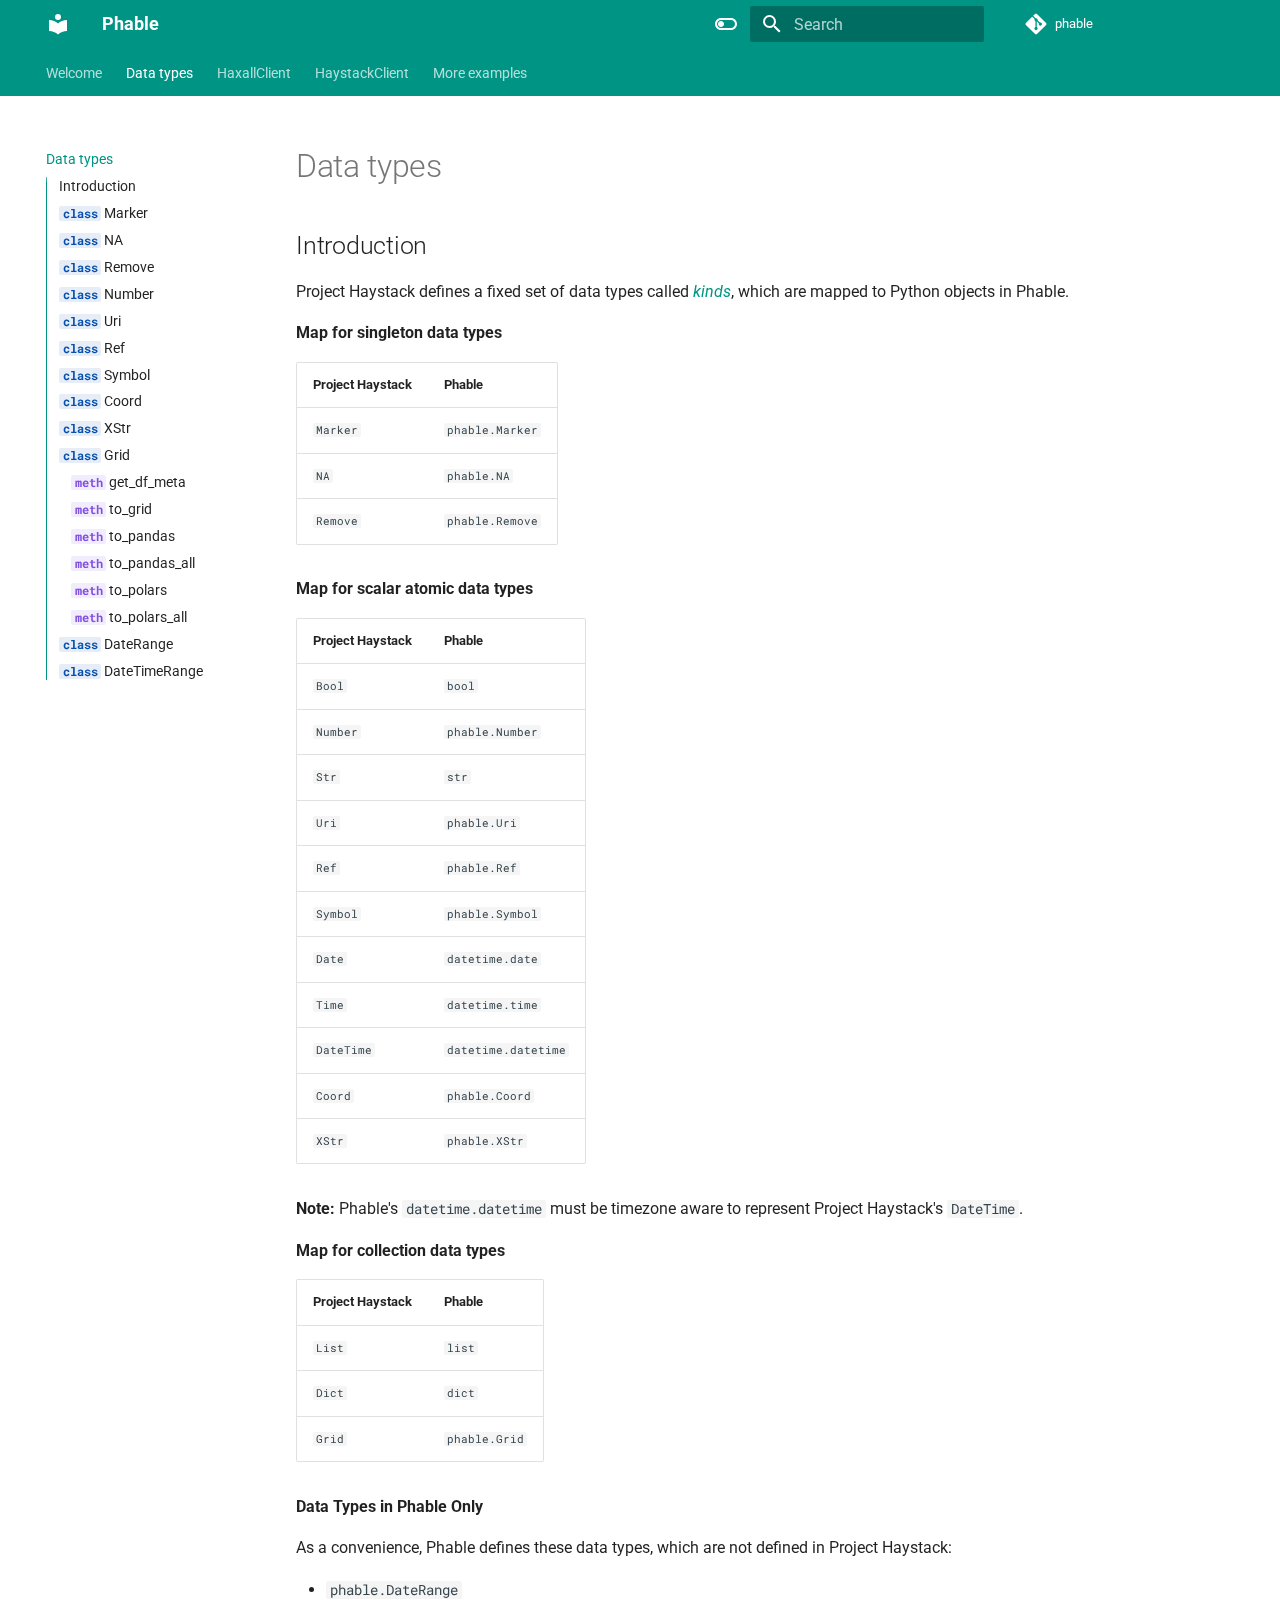
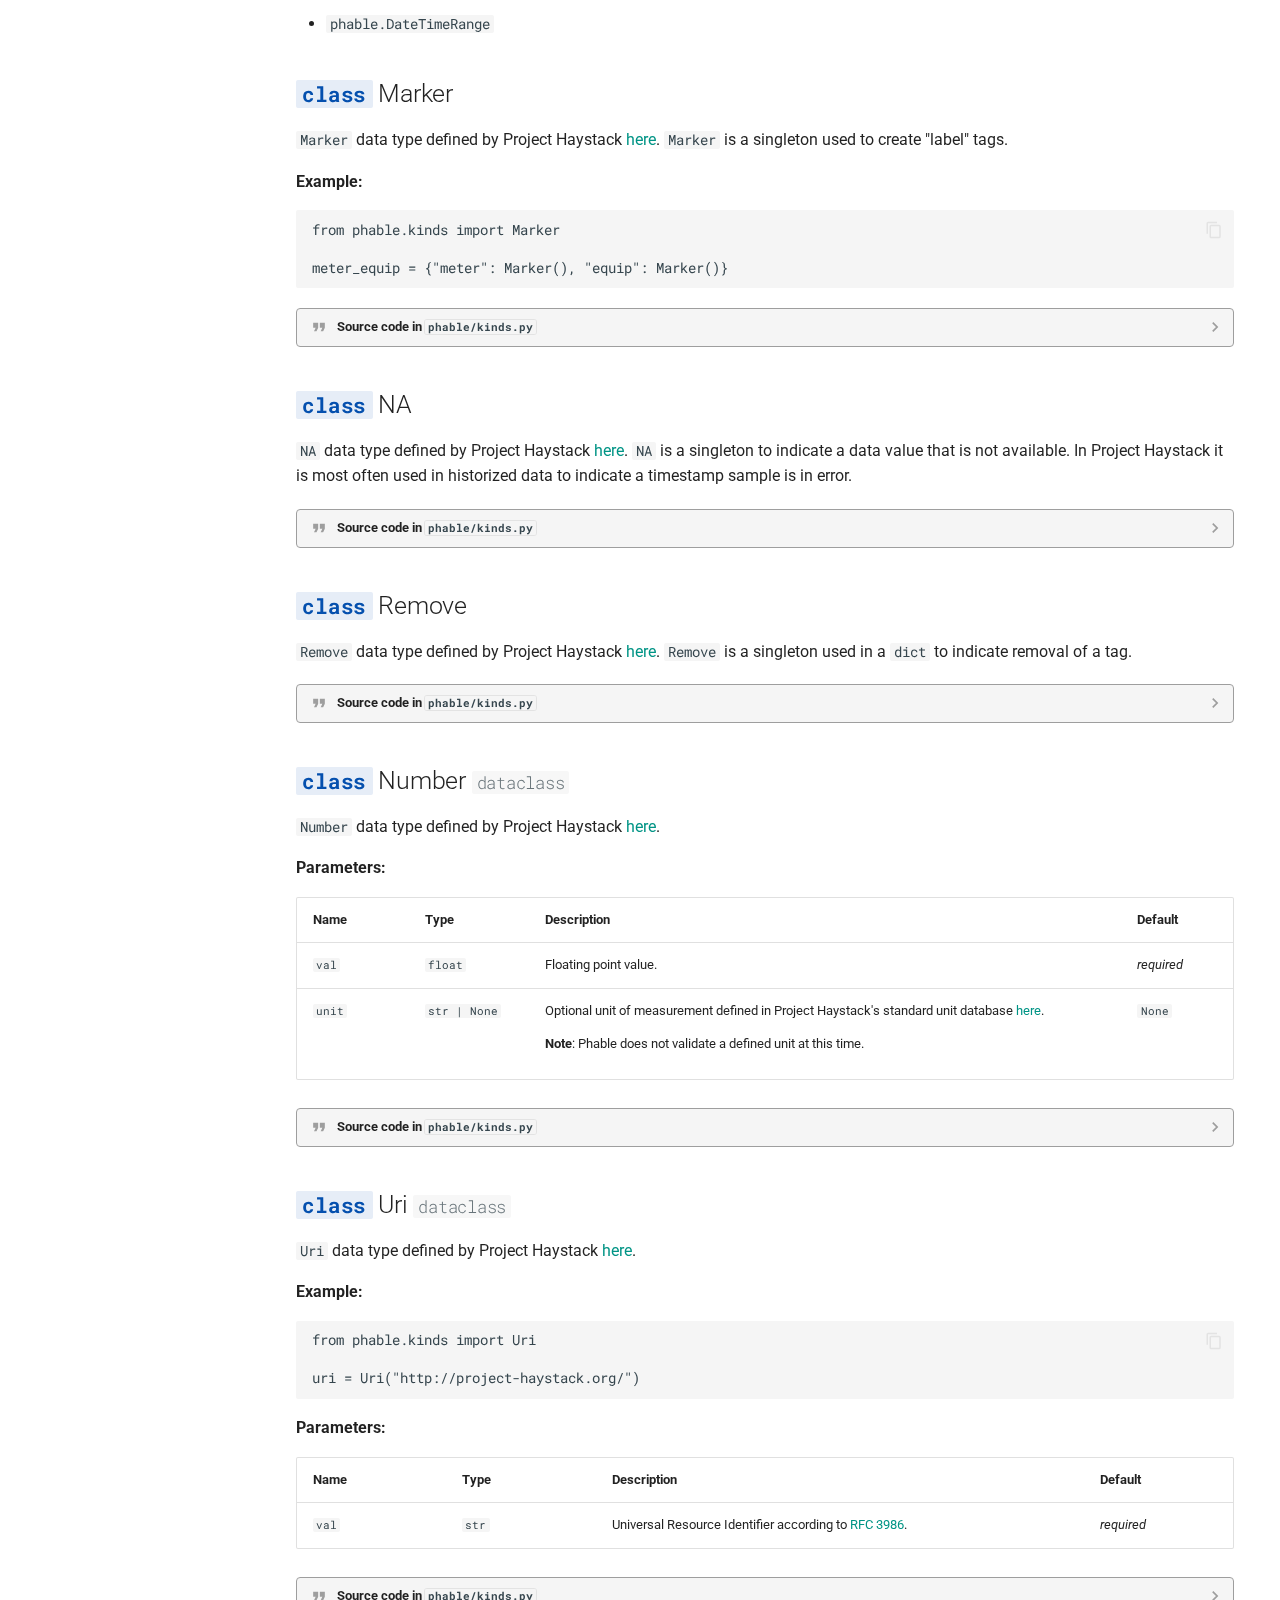
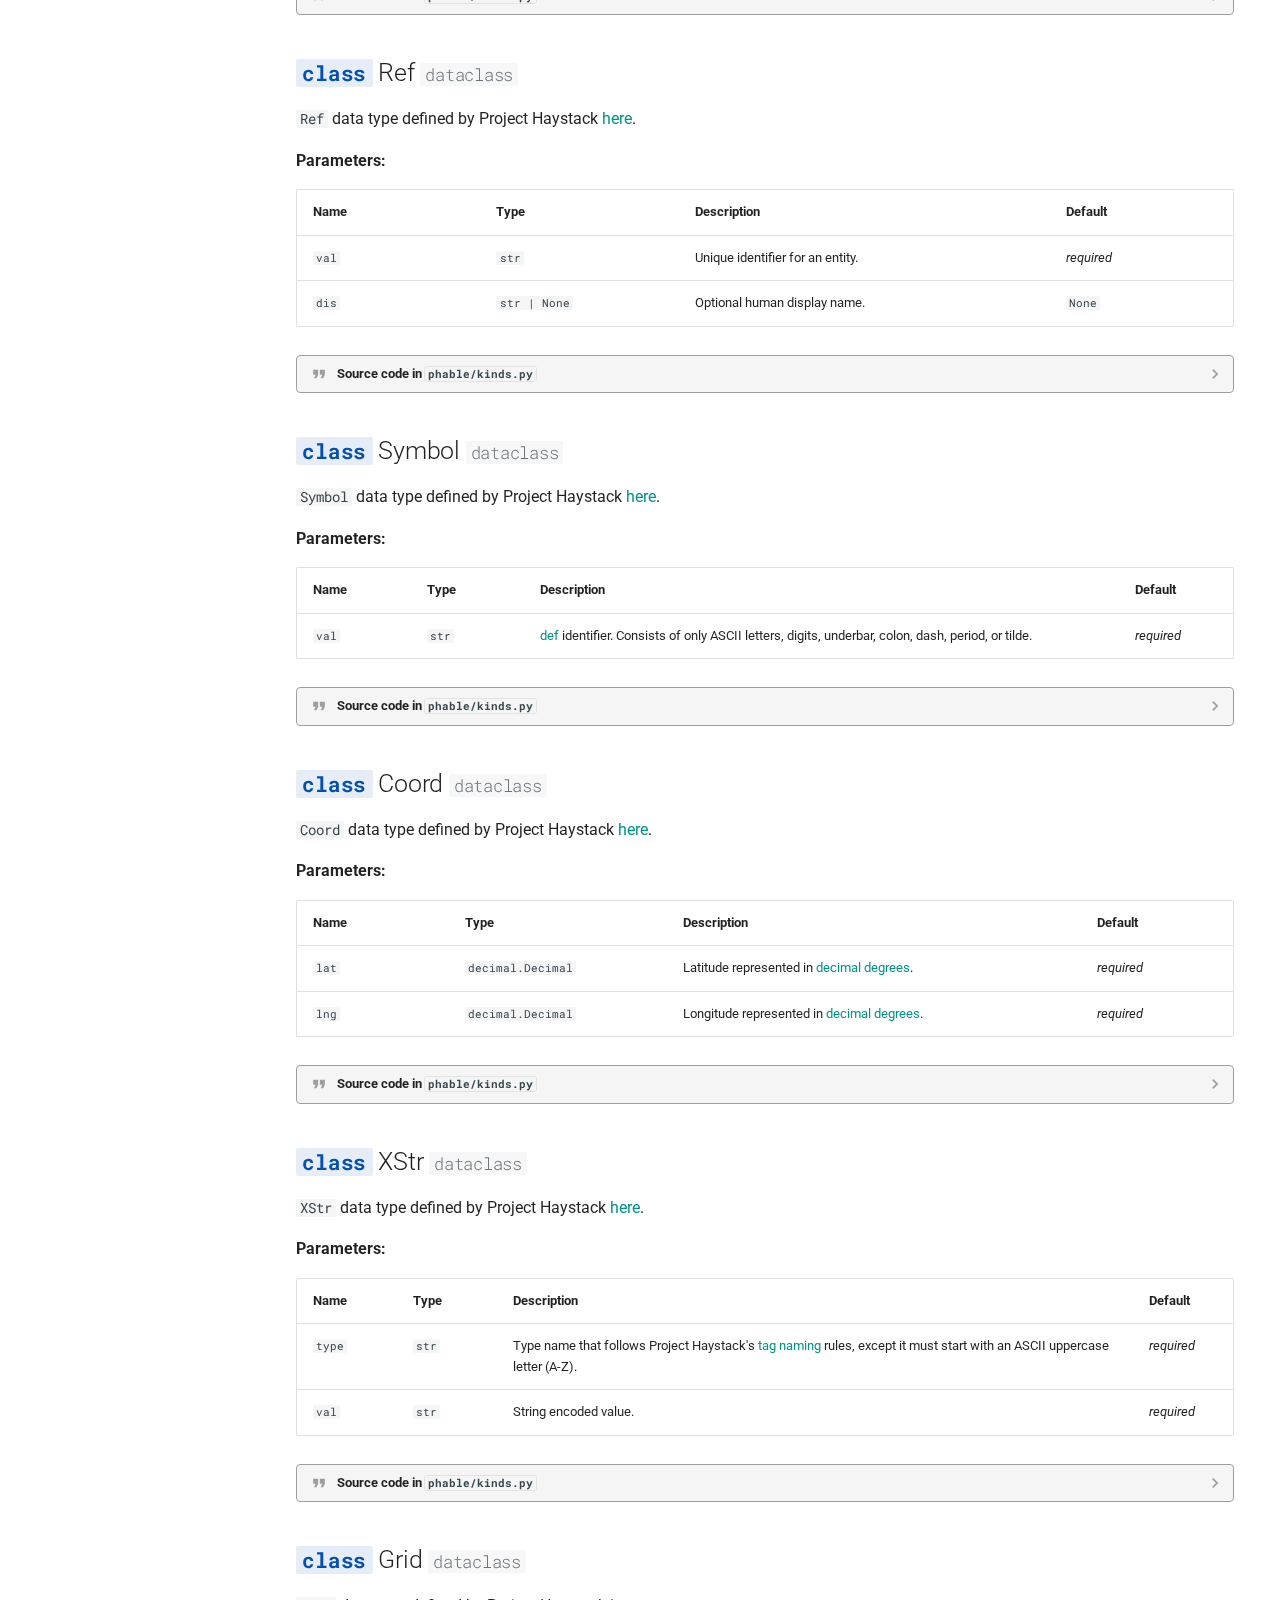
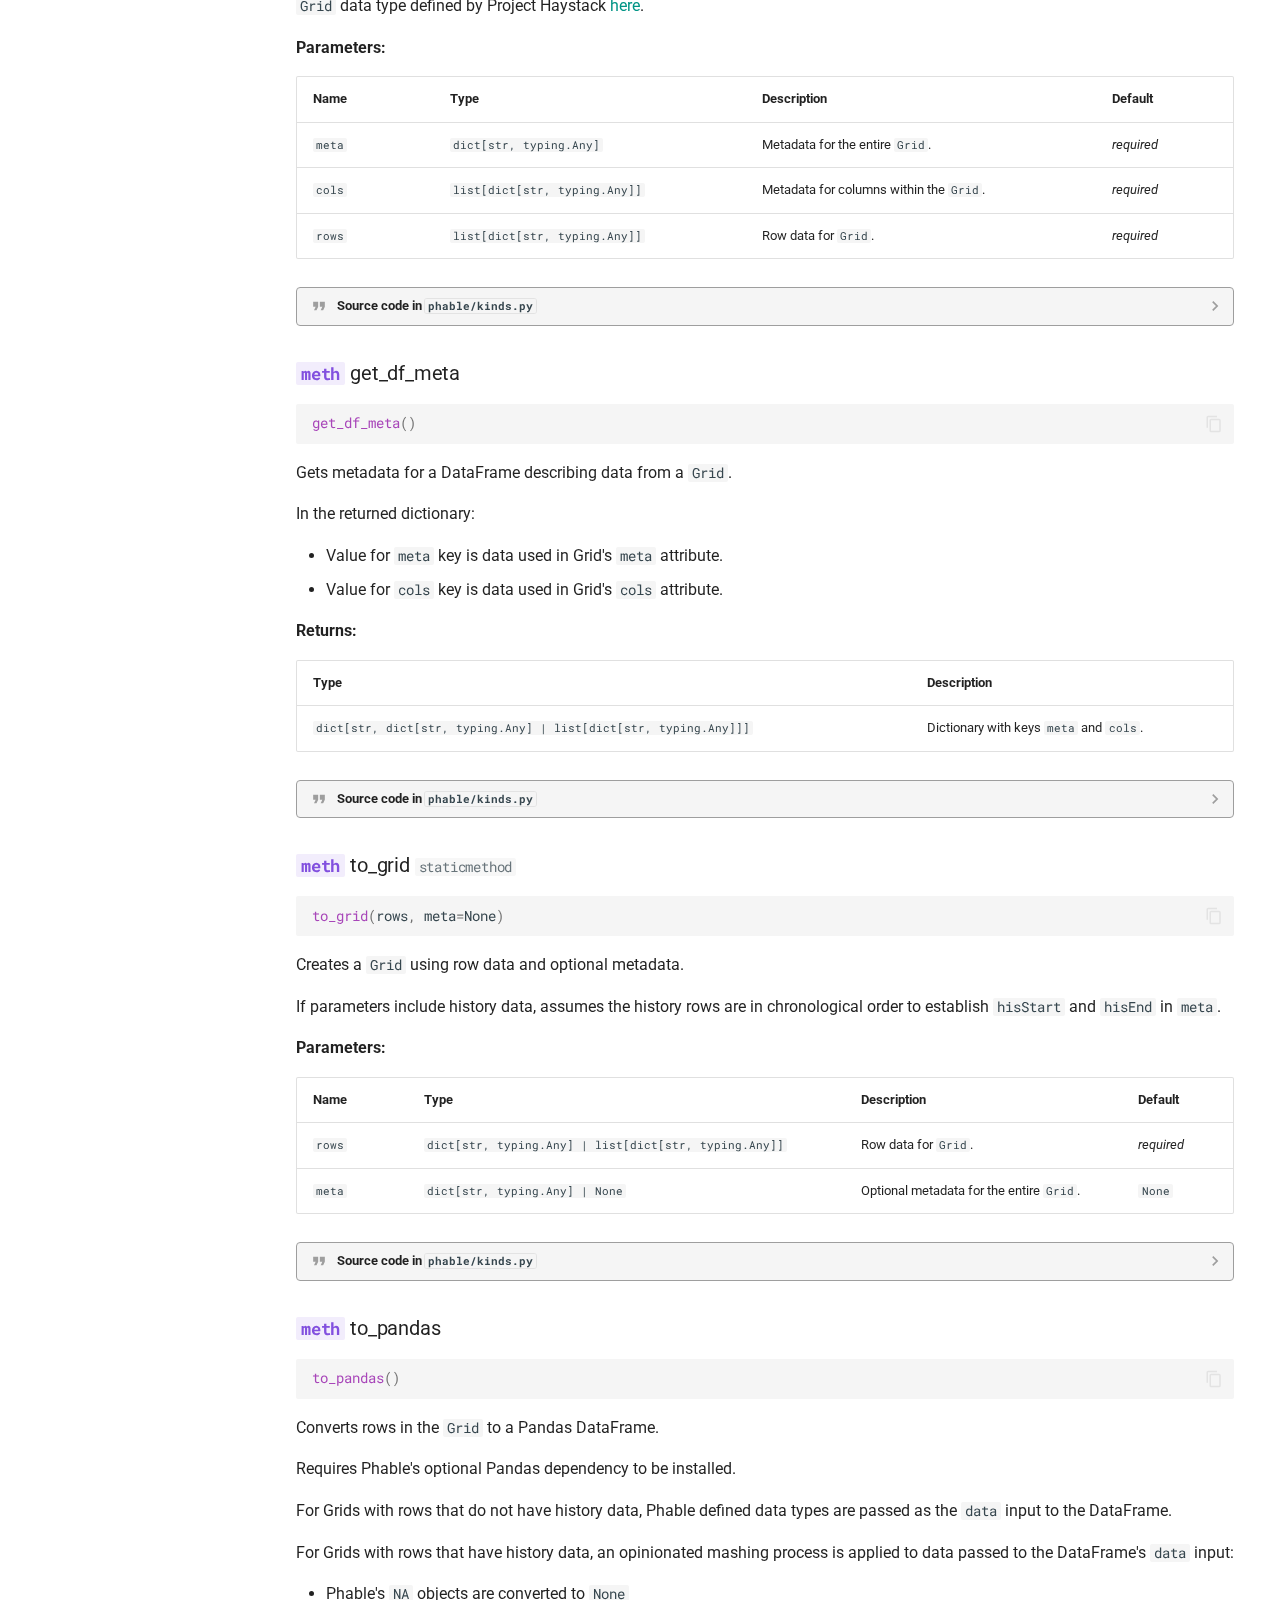
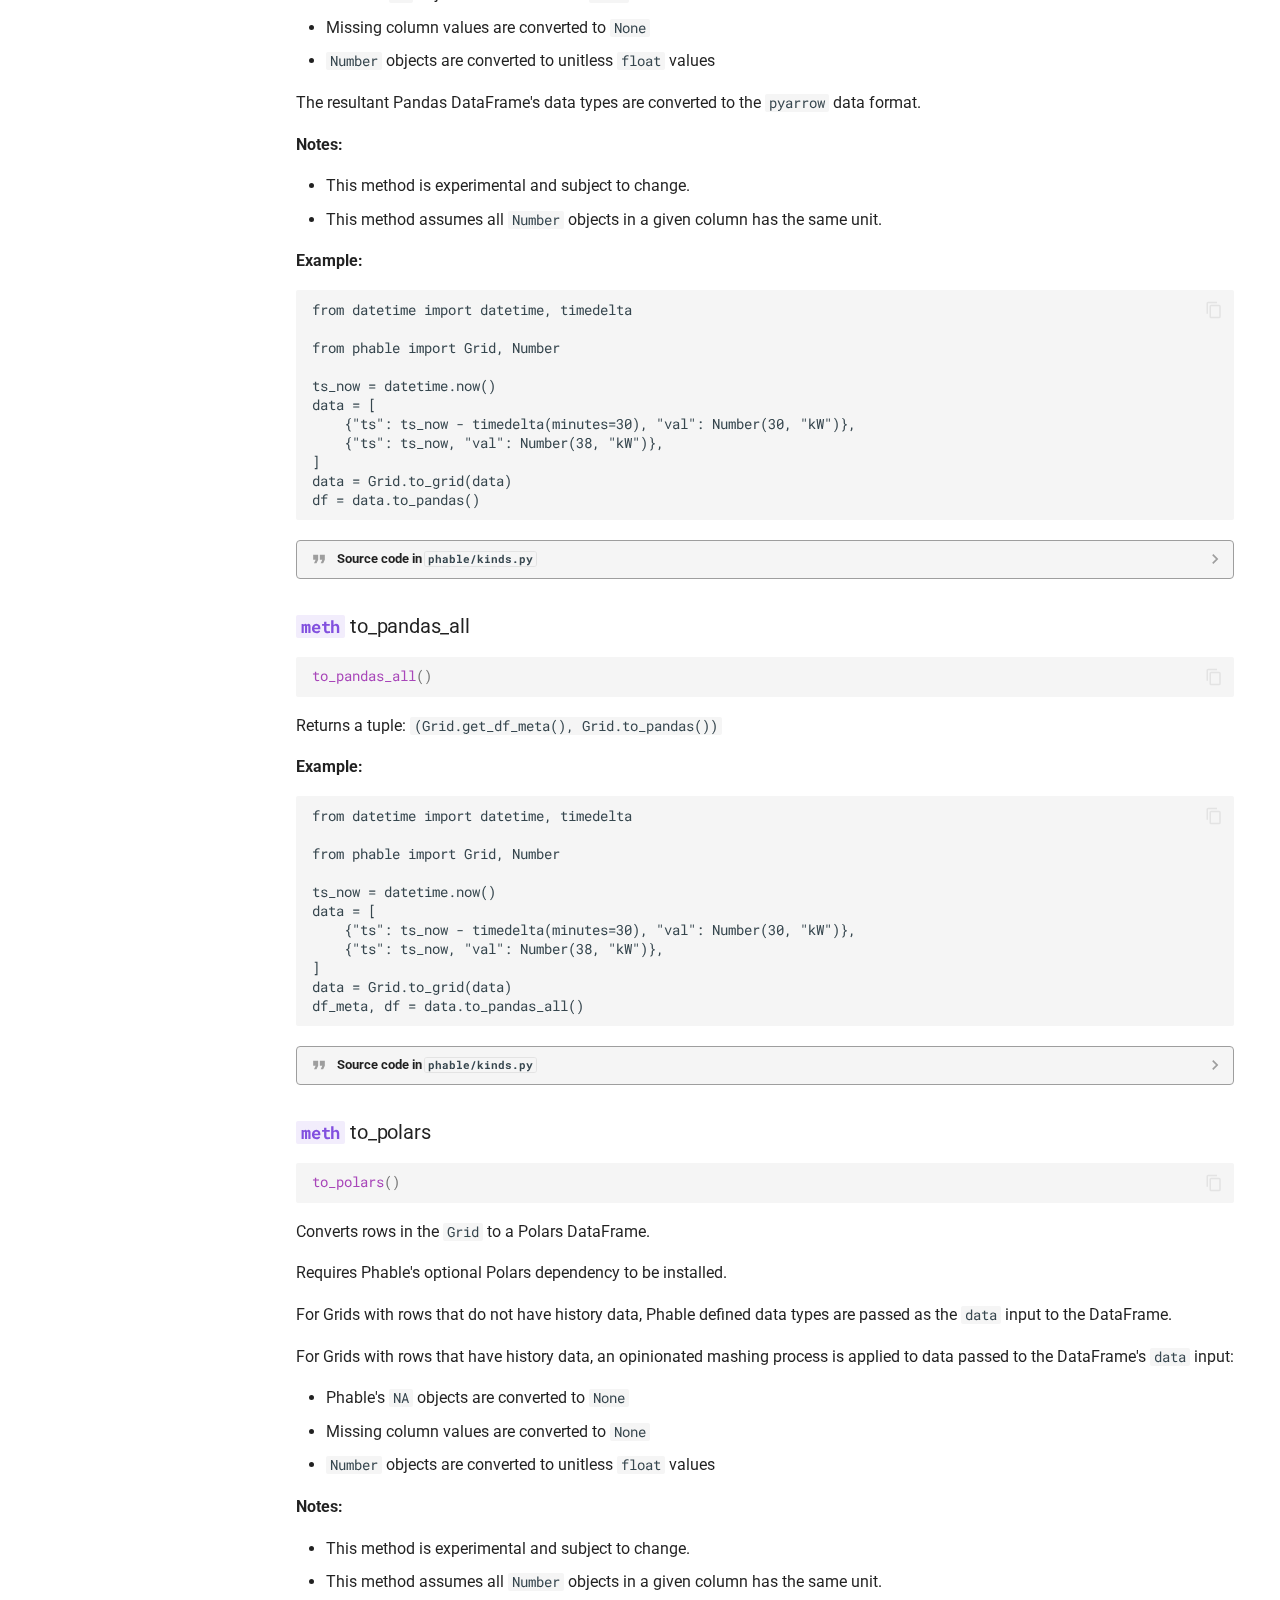
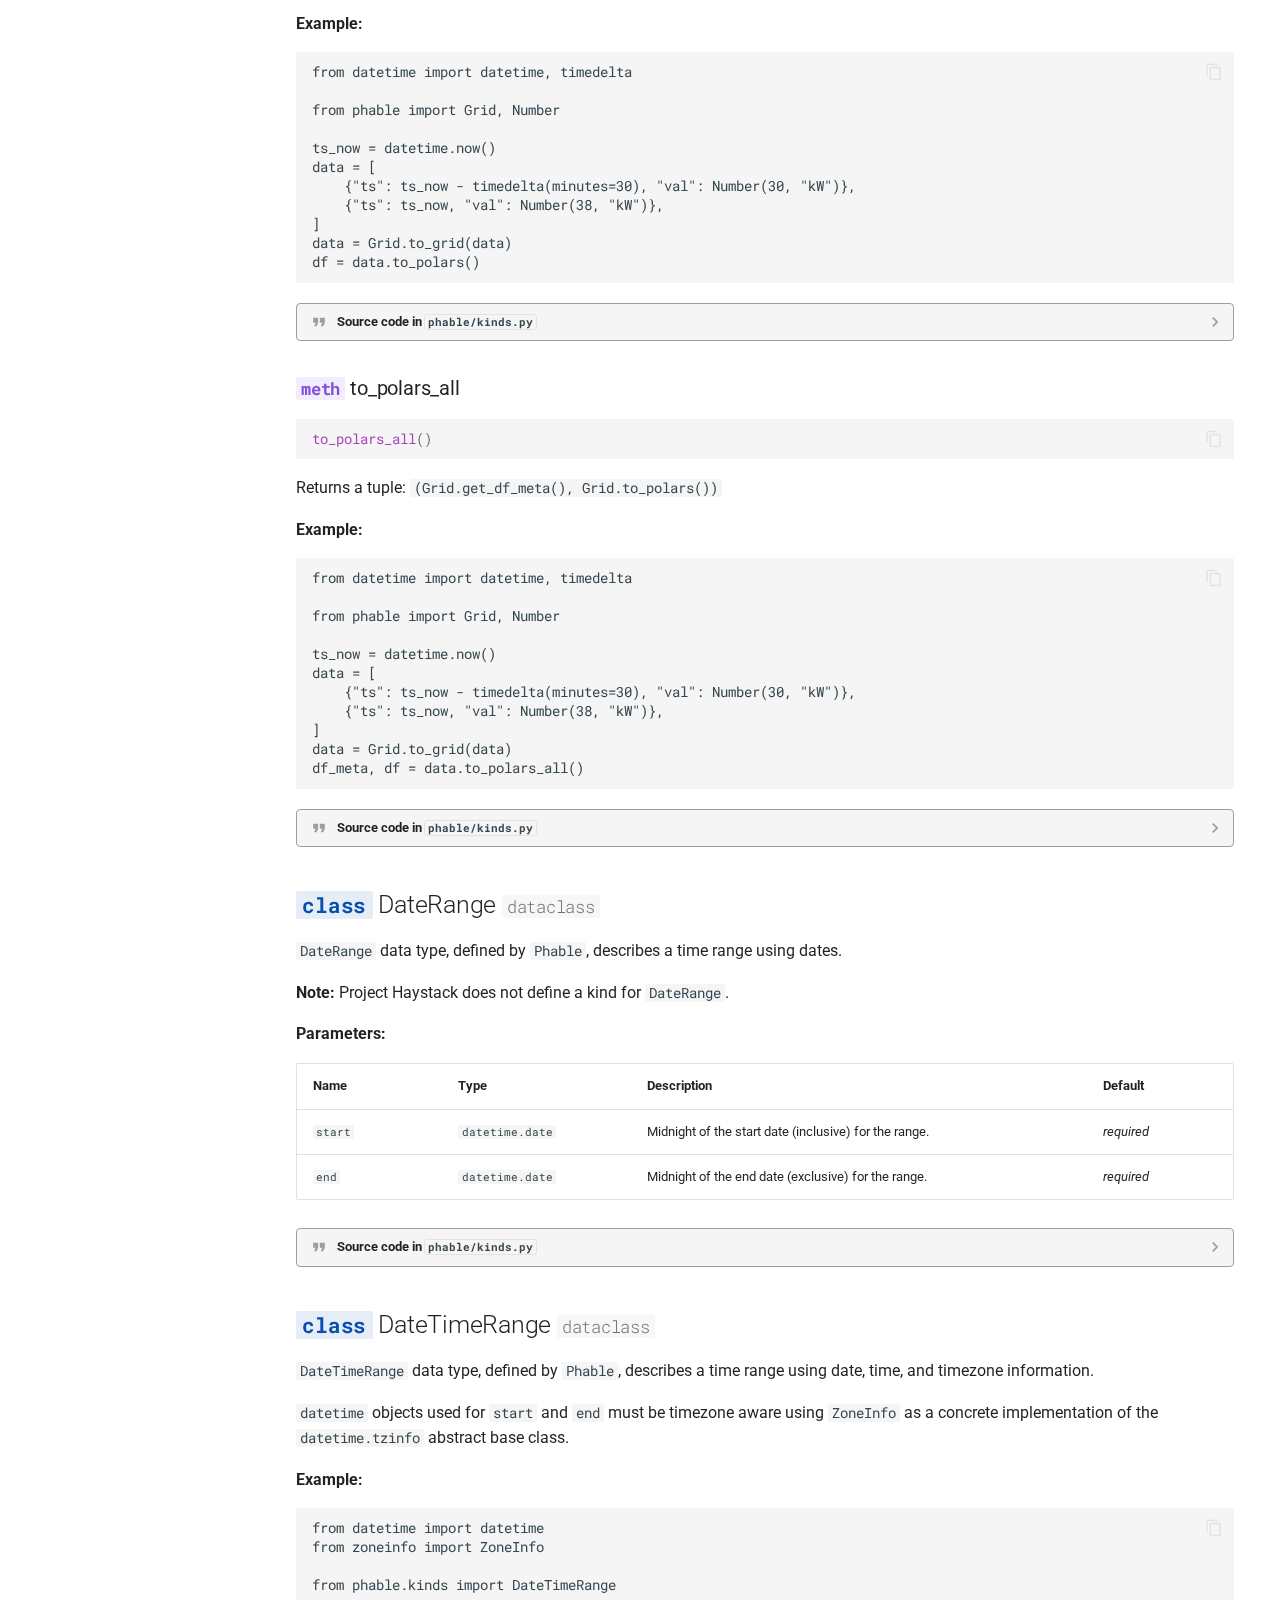
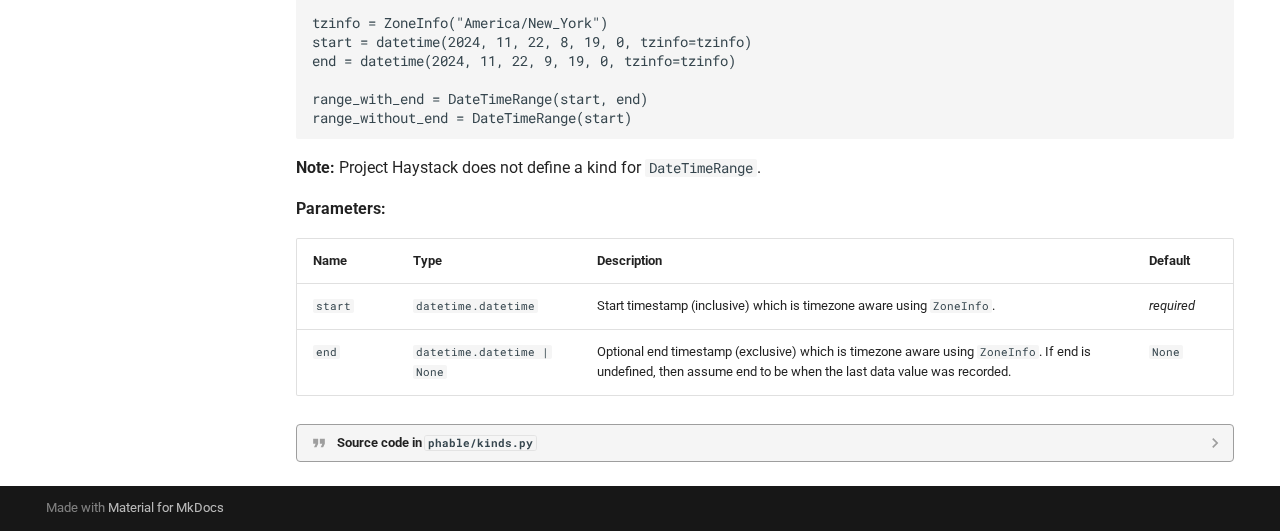
<file: data_types/index.html>
<!doctype html>
<html lang="en" class="no-js">
  <head>
    
      <meta charset="utf-8">
      <meta name="viewport" content="width=device-width,initial-scale=1">
      
      
      
      
        <link rel="prev" href="..">
      
      
        <link rel="next" href="../haxall_client/">
      
      
      <link rel="icon" href="../assets/images/favicon.png">
      <meta name="generator" content="mkdocs-1.5.3, mkdocs-material-9.5.18">
    
    
      
        <title>Data types - Phable</title>
      
    
    
      <link rel="stylesheet" href="../assets/stylesheets/main.66ac8b77.min.css">
      
        
        <link rel="stylesheet" href="../assets/stylesheets/palette.06af60db.min.css">
      
      


    
    
      
    
    
      
        
        
        <link rel="preconnect" href="https://fonts.gstatic.com" crossorigin>
        <link rel="stylesheet" href="https://fonts.googleapis.com/css?family=Roboto:300,300i,400,400i,700,700i%7CRoboto+Mono:400,400i,700,700i&display=fallback">
        <style>:root{--md-text-font:"Roboto";--md-code-font:"Roboto Mono"}</style>
      
    
    
      <link rel="stylesheet" href="../assets/_mkdocstrings.css">
    
    <script>__md_scope=new URL("..",location),__md_hash=e=>[...e].reduce((e,_)=>(e<<5)-e+_.charCodeAt(0),0),__md_get=(e,_=localStorage,t=__md_scope)=>JSON.parse(_.getItem(t.pathname+"."+e)),__md_set=(e,_,t=localStorage,a=__md_scope)=>{try{t.setItem(a.pathname+"."+e,JSON.stringify(_))}catch(e){}}</script>
    
      

    
    
    
  </head>
  
  
    
    
      
    
    
    
    
    <body dir="ltr" data-md-color-scheme="default" data-md-color-primary="teal" data-md-color-accent="purple">
  
    
    <input class="md-toggle" data-md-toggle="drawer" type="checkbox" id="__drawer" autocomplete="off">
    <input class="md-toggle" data-md-toggle="search" type="checkbox" id="__search" autocomplete="off">
    <label class="md-overlay" for="__drawer"></label>
    <div data-md-component="skip">
      
        
        <a href="#introduction" class="md-skip">
          Skip to content
        </a>
      
    </div>
    <div data-md-component="announce">
      
    </div>
    
    
      

<header class="md-header" data-md-component="header">
  <nav class="md-header__inner md-grid" aria-label="Header">
    <a href=".." title="Phable" class="md-header__button md-logo" aria-label="Phable" data-md-component="logo">
      
  
  <svg xmlns="http://www.w3.org/2000/svg" viewBox="0 0 24 24"><path d="M12 8a3 3 0 0 0 3-3 3 3 0 0 0-3-3 3 3 0 0 0-3 3 3 3 0 0 0 3 3m0 3.54C9.64 9.35 6.5 8 3 8v11c3.5 0 6.64 1.35 9 3.54 2.36-2.19 5.5-3.54 9-3.54V8c-3.5 0-6.64 1.35-9 3.54Z"/></svg>

    </a>
    <label class="md-header__button md-icon" for="__drawer">
      
      <svg xmlns="http://www.w3.org/2000/svg" viewBox="0 0 24 24"><path d="M3 6h18v2H3V6m0 5h18v2H3v-2m0 5h18v2H3v-2Z"/></svg>
    </label>
    <div class="md-header__title" data-md-component="header-title">
      <div class="md-header__ellipsis">
        <div class="md-header__topic">
          <span class="md-ellipsis">
            Phable
          </span>
        </div>
        <div class="md-header__topic" data-md-component="header-topic">
          <span class="md-ellipsis">
            
              Data types
            
          </span>
        </div>
      </div>
    </div>
    
      
        <form class="md-header__option" data-md-component="palette">
  
    
    
    
    <input class="md-option" data-md-color-media="" data-md-color-scheme="default" data-md-color-primary="teal" data-md-color-accent="purple"  aria-label="Switch to dark mode"  type="radio" name="__palette" id="__palette_0">
    
      <label class="md-header__button md-icon" title="Switch to dark mode" for="__palette_1" hidden>
        <svg xmlns="http://www.w3.org/2000/svg" viewBox="0 0 24 24"><path d="M17 6H7c-3.31 0-6 2.69-6 6s2.69 6 6 6h10c3.31 0 6-2.69 6-6s-2.69-6-6-6zm0 10H7c-2.21 0-4-1.79-4-4s1.79-4 4-4h10c2.21 0 4 1.79 4 4s-1.79 4-4 4zM7 9c-1.66 0-3 1.34-3 3s1.34 3 3 3 3-1.34 3-3-1.34-3-3-3z"/></svg>
      </label>
    
  
    
    
    
    <input class="md-option" data-md-color-media="" data-md-color-scheme="slate" data-md-color-primary="teal" data-md-color-accent="lime"  aria-label="Switch to light mode"  type="radio" name="__palette" id="__palette_1">
    
      <label class="md-header__button md-icon" title="Switch to light mode" for="__palette_0" hidden>
        <svg xmlns="http://www.w3.org/2000/svg" viewBox="0 0 24 24"><path d="M17 7H7a5 5 0 0 0-5 5 5 5 0 0 0 5 5h10a5 5 0 0 0 5-5 5 5 0 0 0-5-5m0 8a3 3 0 0 1-3-3 3 3 0 0 1 3-3 3 3 0 0 1 3 3 3 3 0 0 1-3 3Z"/></svg>
      </label>
    
  
</form>
      
    
    
      <script>var media,input,key,value,palette=__md_get("__palette");if(palette&&palette.color){"(prefers-color-scheme)"===palette.color.media&&(media=matchMedia("(prefers-color-scheme: light)"),input=document.querySelector(media.matches?"[data-md-color-media='(prefers-color-scheme: light)']":"[data-md-color-media='(prefers-color-scheme: dark)']"),palette.color.media=input.getAttribute("data-md-color-media"),palette.color.scheme=input.getAttribute("data-md-color-scheme"),palette.color.primary=input.getAttribute("data-md-color-primary"),palette.color.accent=input.getAttribute("data-md-color-accent"));for([key,value]of Object.entries(palette.color))document.body.setAttribute("data-md-color-"+key,value)}</script>
    
    
    
      <label class="md-header__button md-icon" for="__search">
        
        <svg xmlns="http://www.w3.org/2000/svg" viewBox="0 0 24 24"><path d="M9.5 3A6.5 6.5 0 0 1 16 9.5c0 1.61-.59 3.09-1.56 4.23l.27.27h.79l5 5-1.5 1.5-5-5v-.79l-.27-.27A6.516 6.516 0 0 1 9.5 16 6.5 6.5 0 0 1 3 9.5 6.5 6.5 0 0 1 9.5 3m0 2C7 5 5 7 5 9.5S7 14 9.5 14 14 12 14 9.5 12 5 9.5 5Z"/></svg>
      </label>
      <div class="md-search" data-md-component="search" role="dialog">
  <label class="md-search__overlay" for="__search"></label>
  <div class="md-search__inner" role="search">
    <form class="md-search__form" name="search">
      <input type="text" class="md-search__input" name="query" aria-label="Search" placeholder="Search" autocapitalize="off" autocorrect="off" autocomplete="off" spellcheck="false" data-md-component="search-query" required>
      <label class="md-search__icon md-icon" for="__search">
        
        <svg xmlns="http://www.w3.org/2000/svg" viewBox="0 0 24 24"><path d="M9.5 3A6.5 6.5 0 0 1 16 9.5c0 1.61-.59 3.09-1.56 4.23l.27.27h.79l5 5-1.5 1.5-5-5v-.79l-.27-.27A6.516 6.516 0 0 1 9.5 16 6.5 6.5 0 0 1 3 9.5 6.5 6.5 0 0 1 9.5 3m0 2C7 5 5 7 5 9.5S7 14 9.5 14 14 12 14 9.5 12 5 9.5 5Z"/></svg>
        
        <svg xmlns="http://www.w3.org/2000/svg" viewBox="0 0 24 24"><path d="M20 11v2H8l5.5 5.5-1.42 1.42L4.16 12l7.92-7.92L13.5 5.5 8 11h12Z"/></svg>
      </label>
      <nav class="md-search__options" aria-label="Search">
        
        <button type="reset" class="md-search__icon md-icon" title="Clear" aria-label="Clear" tabindex="-1">
          
          <svg xmlns="http://www.w3.org/2000/svg" viewBox="0 0 24 24"><path d="M19 6.41 17.59 5 12 10.59 6.41 5 5 6.41 10.59 12 5 17.59 6.41 19 12 13.41 17.59 19 19 17.59 13.41 12 19 6.41Z"/></svg>
        </button>
      </nav>
      
        <div class="md-search__suggest" data-md-component="search-suggest"></div>
      
    </form>
    <div class="md-search__output">
      <div class="md-search__scrollwrap" data-md-scrollfix>
        <div class="md-search-result" data-md-component="search-result">
          <div class="md-search-result__meta">
            Initializing search
          </div>
          <ol class="md-search-result__list" role="presentation"></ol>
        </div>
      </div>
    </div>
  </div>
</div>
    
    
      <div class="md-header__source">
        <a href="https://github.com/rick-jennings/phable" title="Go to repository" class="md-source" data-md-component="source">
  <div class="md-source__icon md-icon">
    
    <svg xmlns="http://www.w3.org/2000/svg" viewBox="0 0 448 512"><!--! Font Awesome Free 6.5.2 by @fontawesome - https://fontawesome.com License - https://fontawesome.com/license/free (Icons: CC BY 4.0, Fonts: SIL OFL 1.1, Code: MIT License) Copyright 2024 Fonticons, Inc.--><path d="M439.55 236.05 244 40.45a28.87 28.87 0 0 0-40.81 0l-40.66 40.63 51.52 51.52c27.06-9.14 52.68 16.77 43.39 43.68l49.66 49.66c34.23-11.8 61.18 31 35.47 56.69-26.49 26.49-70.21-2.87-56-37.34L240.22 199v121.85c25.3 12.54 22.26 41.85 9.08 55a34.34 34.34 0 0 1-48.55 0c-17.57-17.6-11.07-46.91 11.25-56v-123c-20.8-8.51-24.6-30.74-18.64-45L142.57 101 8.45 235.14a28.86 28.86 0 0 0 0 40.81l195.61 195.6a28.86 28.86 0 0 0 40.8 0l194.69-194.69a28.86 28.86 0 0 0 0-40.81z"/></svg>
  </div>
  <div class="md-source__repository">
    phable
  </div>
</a>
      </div>
    
  </nav>
  
</header>
    
    <div class="md-container" data-md-component="container">
      
      
        
          
            
<nav class="md-tabs" aria-label="Tabs" data-md-component="tabs">
  <div class="md-grid">
    <ul class="md-tabs__list">
      
        
  
  
  
    <li class="md-tabs__item">
      <a href=".." class="md-tabs__link">
        
  
    
  
  Welcome

      </a>
    </li>
  

      
        
  
  
    
  
  
    <li class="md-tabs__item md-tabs__item--active">
      <a href="./" class="md-tabs__link">
        
  
    
  
  Data types

      </a>
    </li>
  

      
        
  
  
  
    <li class="md-tabs__item">
      <a href="../haxall_client/" class="md-tabs__link">
        
  
    
  
  HaxallClient

      </a>
    </li>
  

      
        
  
  
  
    <li class="md-tabs__item">
      <a href="../haystack_client/" class="md-tabs__link">
        
  
    
  
  HaystackClient

      </a>
    </li>
  

      
        
  
  
  
    <li class="md-tabs__item">
      <a href="../more_examples/" class="md-tabs__link">
        
  
    
  
  More examples

      </a>
    </li>
  

      
    </ul>
  </div>
</nav>
          
        
      
      <main class="md-main" data-md-component="main">
        <div class="md-main__inner md-grid">
          
            
              
              <div class="md-sidebar md-sidebar--primary" data-md-component="sidebar" data-md-type="navigation" >
                <div class="md-sidebar__scrollwrap">
                  <div class="md-sidebar__inner">
                    


  


  

<nav class="md-nav md-nav--primary md-nav--lifted md-nav--integrated" aria-label="Navigation" data-md-level="0">
  <label class="md-nav__title" for="__drawer">
    <a href=".." title="Phable" class="md-nav__button md-logo" aria-label="Phable" data-md-component="logo">
      
  
  <svg xmlns="http://www.w3.org/2000/svg" viewBox="0 0 24 24"><path d="M12 8a3 3 0 0 0 3-3 3 3 0 0 0-3-3 3 3 0 0 0-3 3 3 3 0 0 0 3 3m0 3.54C9.64 9.35 6.5 8 3 8v11c3.5 0 6.64 1.35 9 3.54 2.36-2.19 5.5-3.54 9-3.54V8c-3.5 0-6.64 1.35-9 3.54Z"/></svg>

    </a>
    Phable
  </label>
  
    <div class="md-nav__source">
      <a href="https://github.com/rick-jennings/phable" title="Go to repository" class="md-source" data-md-component="source">
  <div class="md-source__icon md-icon">
    
    <svg xmlns="http://www.w3.org/2000/svg" viewBox="0 0 448 512"><!--! Font Awesome Free 6.5.2 by @fontawesome - https://fontawesome.com License - https://fontawesome.com/license/free (Icons: CC BY 4.0, Fonts: SIL OFL 1.1, Code: MIT License) Copyright 2024 Fonticons, Inc.--><path d="M439.55 236.05 244 40.45a28.87 28.87 0 0 0-40.81 0l-40.66 40.63 51.52 51.52c27.06-9.14 52.68 16.77 43.39 43.68l49.66 49.66c34.23-11.8 61.18 31 35.47 56.69-26.49 26.49-70.21-2.87-56-37.34L240.22 199v121.85c25.3 12.54 22.26 41.85 9.08 55a34.34 34.34 0 0 1-48.55 0c-17.57-17.6-11.07-46.91 11.25-56v-123c-20.8-8.51-24.6-30.74-18.64-45L142.57 101 8.45 235.14a28.86 28.86 0 0 0 0 40.81l195.61 195.6a28.86 28.86 0 0 0 40.8 0l194.69-194.69a28.86 28.86 0 0 0 0-40.81z"/></svg>
  </div>
  <div class="md-source__repository">
    phable
  </div>
</a>
    </div>
  
  <ul class="md-nav__list" data-md-scrollfix>
    
      
      
  
  
  
  
    <li class="md-nav__item">
      <a href=".." class="md-nav__link">
        
  
  <span class="md-ellipsis">
    Welcome
  </span>
  

      </a>
    </li>
  

    
      
      
  
  
    
  
  
  
    <li class="md-nav__item md-nav__item--active">
      
      <input class="md-nav__toggle md-toggle" type="checkbox" id="__toc">
      
      
      
        <label class="md-nav__link md-nav__link--active" for="__toc">
          
  
  <span class="md-ellipsis">
    Data types
  </span>
  

          <span class="md-nav__icon md-icon"></span>
        </label>
      
      <a href="./" class="md-nav__link md-nav__link--active">
        
  
  <span class="md-ellipsis">
    Data types
  </span>
  

      </a>
      
        

<nav class="md-nav md-nav--secondary" aria-label="Table of contents">
  
  
  
  
    <label class="md-nav__title" for="__toc">
      <span class="md-nav__icon md-icon"></span>
      Table of contents
    </label>
    <ul class="md-nav__list" data-md-component="toc" data-md-scrollfix>
      
        <li class="md-nav__item">
  <a href="#introduction" class="md-nav__link">
    <span class="md-ellipsis">
      Introduction
    </span>
  </a>
  
</li>
      
        <li class="md-nav__item">
  <a href="#phable.kinds.Marker" class="md-nav__link">
    <span class="md-ellipsis">
      <code class="doc-symbol doc-symbol-toc doc-symbol-class"></code>&nbsp;Marker
    </span>
  </a>
  
</li>
      
        <li class="md-nav__item">
  <a href="#phable.kinds.NA" class="md-nav__link">
    <span class="md-ellipsis">
      <code class="doc-symbol doc-symbol-toc doc-symbol-class"></code>&nbsp;NA
    </span>
  </a>
  
</li>
      
        <li class="md-nav__item">
  <a href="#phable.kinds.Remove" class="md-nav__link">
    <span class="md-ellipsis">
      <code class="doc-symbol doc-symbol-toc doc-symbol-class"></code>&nbsp;Remove
    </span>
  </a>
  
</li>
      
        <li class="md-nav__item">
  <a href="#phable.kinds.Number" class="md-nav__link">
    <span class="md-ellipsis">
      <code class="doc-symbol doc-symbol-toc doc-symbol-class"></code>&nbsp;Number
    </span>
  </a>
  
</li>
      
        <li class="md-nav__item">
  <a href="#phable.kinds.Uri" class="md-nav__link">
    <span class="md-ellipsis">
      <code class="doc-symbol doc-symbol-toc doc-symbol-class"></code>&nbsp;Uri
    </span>
  </a>
  
</li>
      
        <li class="md-nav__item">
  <a href="#phable.kinds.Ref" class="md-nav__link">
    <span class="md-ellipsis">
      <code class="doc-symbol doc-symbol-toc doc-symbol-class"></code>&nbsp;Ref
    </span>
  </a>
  
</li>
      
        <li class="md-nav__item">
  <a href="#phable.kinds.Symbol" class="md-nav__link">
    <span class="md-ellipsis">
      <code class="doc-symbol doc-symbol-toc doc-symbol-class"></code>&nbsp;Symbol
    </span>
  </a>
  
</li>
      
        <li class="md-nav__item">
  <a href="#phable.kinds.Coord" class="md-nav__link">
    <span class="md-ellipsis">
      <code class="doc-symbol doc-symbol-toc doc-symbol-class"></code>&nbsp;Coord
    </span>
  </a>
  
</li>
      
        <li class="md-nav__item">
  <a href="#phable.kinds.XStr" class="md-nav__link">
    <span class="md-ellipsis">
      <code class="doc-symbol doc-symbol-toc doc-symbol-class"></code>&nbsp;XStr
    </span>
  </a>
  
</li>
      
        <li class="md-nav__item">
  <a href="#phable.kinds.Grid" class="md-nav__link">
    <span class="md-ellipsis">
      <code class="doc-symbol doc-symbol-toc doc-symbol-class"></code>&nbsp;Grid
    </span>
  </a>
  
    <nav class="md-nav" aria-label=" Grid">
      <ul class="md-nav__list">
        
          <li class="md-nav__item">
  <a href="#phable.kinds.Grid.get_df_meta" class="md-nav__link">
    <span class="md-ellipsis">
      <code class="doc-symbol doc-symbol-toc doc-symbol-method"></code>&nbsp;get_df_meta
    </span>
  </a>
  
</li>
        
          <li class="md-nav__item">
  <a href="#phable.kinds.Grid.to_grid" class="md-nav__link">
    <span class="md-ellipsis">
      <code class="doc-symbol doc-symbol-toc doc-symbol-method"></code>&nbsp;to_grid
    </span>
  </a>
  
</li>
        
          <li class="md-nav__item">
  <a href="#phable.kinds.Grid.to_pandas" class="md-nav__link">
    <span class="md-ellipsis">
      <code class="doc-symbol doc-symbol-toc doc-symbol-method"></code>&nbsp;to_pandas
    </span>
  </a>
  
</li>
        
          <li class="md-nav__item">
  <a href="#phable.kinds.Grid.to_pandas_all" class="md-nav__link">
    <span class="md-ellipsis">
      <code class="doc-symbol doc-symbol-toc doc-symbol-method"></code>&nbsp;to_pandas_all
    </span>
  </a>
  
</li>
        
          <li class="md-nav__item">
  <a href="#phable.kinds.Grid.to_polars" class="md-nav__link">
    <span class="md-ellipsis">
      <code class="doc-symbol doc-symbol-toc doc-symbol-method"></code>&nbsp;to_polars
    </span>
  </a>
  
</li>
        
          <li class="md-nav__item">
  <a href="#phable.kinds.Grid.to_polars_all" class="md-nav__link">
    <span class="md-ellipsis">
      <code class="doc-symbol doc-symbol-toc doc-symbol-method"></code>&nbsp;to_polars_all
    </span>
  </a>
  
</li>
        
      </ul>
    </nav>
  
</li>
      
        <li class="md-nav__item">
  <a href="#phable.kinds.DateRange" class="md-nav__link">
    <span class="md-ellipsis">
      <code class="doc-symbol doc-symbol-toc doc-symbol-class"></code>&nbsp;DateRange
    </span>
  </a>
  
</li>
      
        <li class="md-nav__item">
  <a href="#phable.kinds.DateTimeRange" class="md-nav__link">
    <span class="md-ellipsis">
      <code class="doc-symbol doc-symbol-toc doc-symbol-class"></code>&nbsp;DateTimeRange
    </span>
  </a>
  
</li>
      
    </ul>
  
</nav>
      
    </li>
  

    
      
      
  
  
  
  
    <li class="md-nav__item">
      <a href="../haxall_client/" class="md-nav__link">
        
  
  <span class="md-ellipsis">
    HaxallClient
  </span>
  

      </a>
    </li>
  

    
      
      
  
  
  
  
    <li class="md-nav__item">
      <a href="../haystack_client/" class="md-nav__link">
        
  
  <span class="md-ellipsis">
    HaystackClient
  </span>
  

      </a>
    </li>
  

    
      
      
  
  
  
  
    <li class="md-nav__item">
      <a href="../more_examples/" class="md-nav__link">
        
  
  <span class="md-ellipsis">
    More examples
  </span>
  

      </a>
    </li>
  

    
  </ul>
</nav>
                  </div>
                </div>
              </div>
            
            
          
          
            <div class="md-content" data-md-component="content">
              <article class="md-content__inner md-typeset">
                
                  

  
  


  <h1>Data types</h1>

<h2 id="introduction">Introduction</h2>
<p>Project Haystack defines a fixed set of data types called
<a href="https://project-haystack.org/doc/docHaystack/Kinds"><em>kinds</em></a>, which are mapped to Python objects in Phable.</p>
<p><strong>Map for singleton data types</strong></p>
<table>
<thead>
<tr>
<th>Project Haystack</th>
<th>Phable</th>
</tr>
</thead>
<tbody>
<tr>
<td><code>Marker</code></td>
<td><code>phable.Marker</code></td>
</tr>
<tr>
<td><code>NA</code></td>
<td><code>phable.NA</code></td>
</tr>
<tr>
<td><code>Remove</code></td>
<td><code>phable.Remove</code></td>
</tr>
</tbody>
</table>
<p><strong>Map for scalar atomic data types</strong></p>
<table>
<thead>
<tr>
<th>Project Haystack</th>
<th>Phable</th>
</tr>
</thead>
<tbody>
<tr>
<td><code>Bool</code></td>
<td><code>bool</code></td>
</tr>
<tr>
<td><code>Number</code></td>
<td><code>phable.Number</code></td>
</tr>
<tr>
<td><code>Str</code></td>
<td><code>str</code></td>
</tr>
<tr>
<td><code>Uri</code></td>
<td><code>phable.Uri</code></td>
</tr>
<tr>
<td><code>Ref</code></td>
<td><code>phable.Ref</code></td>
</tr>
<tr>
<td><code>Symbol</code></td>
<td><code>phable.Symbol</code></td>
</tr>
<tr>
<td><code>Date</code></td>
<td><code>datetime.date</code></td>
</tr>
<tr>
<td><code>Time</code></td>
<td><code>datetime.time</code></td>
</tr>
<tr>
<td><code>DateTime</code></td>
<td><code>datetime.datetime</code></td>
</tr>
<tr>
<td><code>Coord</code></td>
<td><code>phable.Coord</code></td>
</tr>
<tr>
<td><code>XStr</code></td>
<td><code>phable.XStr</code></td>
</tr>
</tbody>
</table>
<p><strong>Note:</strong> Phable's <code>datetime.datetime</code> must be timezone aware to represent Project
Haystack's <code>DateTime</code>.</p>
<p><strong>Map for collection data types</strong></p>
<table>
<thead>
<tr>
<th>Project Haystack</th>
<th>Phable</th>
</tr>
</thead>
<tbody>
<tr>
<td><code>List</code></td>
<td><code>list</code></td>
</tr>
<tr>
<td><code>Dict</code></td>
<td><code>dict</code></td>
</tr>
<tr>
<td><code>Grid</code></td>
<td><code>phable.Grid</code></td>
</tr>
</tbody>
</table>
<p><strong>Data Types in Phable Only</strong></p>
<p>As a convenience, Phable defines these data types, which are not defined in Project
Haystack:</p>
<ul>
<li><code>phable.DateRange</code></li>
<li><code>phable.DateTimeRange</code></li>
</ul>


<div class="doc doc-object doc-class">



<h2 id="phable.kinds.Marker" class="doc doc-heading">
<code class="doc-symbol doc-symbol-heading doc-symbol-class"></code>            <span class="doc doc-object-name doc-class-name">Marker</span>


</h2>


    <div class="doc doc-contents first">


      <p><code>Marker</code> data type defined by Project Haystack
<a href="https://project-haystack.org/doc/docHaystack/Kinds#marker">here</a>. <code>Marker</code> is a
singleton used to create "label" tags.</p>
<p><strong>Example:</strong></p>
<pre><code class="language-python">from phable.kinds import Marker

meter_equip = {&quot;meter&quot;: Marker(), &quot;equip&quot;: Marker()}
</code></pre>

              <details class="quote">
                <summary>Source code in <code>phable/kinds.py</code></summary>
                <div class="highlight"><table class="highlighttable"><tr><td class="linenos"><div class="linenodiv"><pre><span></span><span class="normal">10</span>
<span class="normal">11</span>
<span class="normal">12</span>
<span class="normal">13</span>
<span class="normal">14</span>
<span class="normal">15</span>
<span class="normal">16</span>
<span class="normal">17</span>
<span class="normal">18</span>
<span class="normal">19</span>
<span class="normal">20</span>
<span class="normal">21</span>
<span class="normal">22</span>
<span class="normal">23</span>
<span class="normal">24</span>
<span class="normal">25</span>
<span class="normal">26</span>
<span class="normal">27</span>
<span class="normal">28</span>
<span class="normal">29</span>
<span class="normal">30</span>
<span class="normal">31</span></pre></div></td><td class="code"><div><pre><span></span><code><span class="k">class</span> <span class="nc">Marker</span><span class="p">:</span>
<span class="w">    </span><span class="sd">&quot;&quot;&quot;`Marker` data type defined by Project Haystack</span>
<span class="sd">    [here](https://project-haystack.org/doc/docHaystack/Kinds#marker). `Marker` is a</span>
<span class="sd">    singleton used to create &quot;label&quot; tags.</span>

<span class="sd">    **Example:**</span>
<span class="sd">    ```python</span>
<span class="sd">    from phable.kinds import Marker</span>

<span class="sd">    meter_equip = {&quot;meter&quot;: Marker(), &quot;equip&quot;: Marker()}</span>
<span class="sd">    ```</span>
<span class="sd">    &quot;&quot;&quot;</span>

    <span class="n">__instance</span> <span class="o">=</span> <span class="kc">None</span>

    <span class="k">def</span> <span class="fm">__new__</span><span class="p">(</span><span class="bp">cls</span><span class="p">):</span>
        <span class="k">if</span> <span class="n">Marker</span><span class="o">.</span><span class="n">__instance</span> <span class="ow">is</span> <span class="kc">None</span><span class="p">:</span>
            <span class="n">Marker</span><span class="o">.</span><span class="n">__instance</span> <span class="o">=</span> <span class="nb">object</span><span class="o">.</span><span class="fm">__new__</span><span class="p">(</span><span class="bp">cls</span><span class="p">)</span>
        <span class="k">return</span> <span class="n">Marker</span><span class="o">.</span><span class="n">__instance</span>

    <span class="k">def</span> <span class="fm">__str__</span><span class="p">(</span><span class="bp">self</span><span class="p">):</span>
        <span class="k">return</span> <span class="s2">&quot;</span><span class="se">\u2713</span><span class="s2">&quot;</span>
</code></pre></div></td></tr></table></div>
              </details>



  <div class="doc doc-children">











  </div>

    </div>

</div>

<div class="doc doc-object doc-class">



<h2 id="phable.kinds.NA" class="doc doc-heading">
<code class="doc-symbol doc-symbol-heading doc-symbol-class"></code>            <span class="doc doc-object-name doc-class-name">NA</span>


</h2>


    <div class="doc doc-contents first">


      <p><code>NA</code> data type defined by Project Haystack
<a href="https://project-haystack.org/doc/docHaystack/Kinds#na">here</a>. <code>NA</code> is a
singleton to indicate a data value that is not available. In Project Haystack it is
most often used in historized data to indicate a timestamp sample is in error.</p>

              <details class="quote">
                <summary>Source code in <code>phable/kinds.py</code></summary>
                <div class="highlight"><table class="highlighttable"><tr><td class="linenos"><div class="linenodiv"><pre><span></span><span class="normal">34</span>
<span class="normal">35</span>
<span class="normal">36</span>
<span class="normal">37</span>
<span class="normal">38</span>
<span class="normal">39</span>
<span class="normal">40</span>
<span class="normal">41</span>
<span class="normal">42</span>
<span class="normal">43</span>
<span class="normal">44</span>
<span class="normal">45</span>
<span class="normal">46</span>
<span class="normal">47</span>
<span class="normal">48</span>
<span class="normal">49</span></pre></div></td><td class="code"><div><pre><span></span><code><span class="k">class</span> <span class="nc">NA</span><span class="p">:</span>
<span class="w">    </span><span class="sd">&quot;&quot;&quot;`NA` data type defined by Project Haystack</span>
<span class="sd">    [here](https://project-haystack.org/doc/docHaystack/Kinds#na). `NA` is a</span>
<span class="sd">    singleton to indicate a data value that is not available. In Project Haystack it is</span>
<span class="sd">    most often used in historized data to indicate a timestamp sample is in error.</span>
<span class="sd">    &quot;&quot;&quot;</span>

    <span class="n">__instance</span> <span class="o">=</span> <span class="kc">None</span>

    <span class="k">def</span> <span class="fm">__new__</span><span class="p">(</span><span class="bp">cls</span><span class="p">):</span>
        <span class="k">if</span> <span class="n">NA</span><span class="o">.</span><span class="n">__instance</span> <span class="ow">is</span> <span class="kc">None</span><span class="p">:</span>
            <span class="n">NA</span><span class="o">.</span><span class="n">__instance</span> <span class="o">=</span> <span class="nb">object</span><span class="o">.</span><span class="fm">__new__</span><span class="p">(</span><span class="bp">cls</span><span class="p">)</span>
        <span class="k">return</span> <span class="n">NA</span><span class="o">.</span><span class="n">__instance</span>

    <span class="k">def</span> <span class="fm">__str__</span><span class="p">(</span><span class="bp">self</span><span class="p">):</span>
        <span class="k">return</span> <span class="s2">&quot;NA&quot;</span>
</code></pre></div></td></tr></table></div>
              </details>



  <div class="doc doc-children">











  </div>

    </div>

</div>

<div class="doc doc-object doc-class">



<h2 id="phable.kinds.Remove" class="doc doc-heading">
<code class="doc-symbol doc-symbol-heading doc-symbol-class"></code>            <span class="doc doc-object-name doc-class-name">Remove</span>


</h2>


    <div class="doc doc-contents first">


      <p><code>Remove</code> data type defined by Project Haystack
<a href="https://project-haystack.org/doc/docHaystack/Kinds#remove">here</a>. <code>Remove</code> is a
singleton used in a <code>dict</code> to indicate removal of a tag.</p>

              <details class="quote">
                <summary>Source code in <code>phable/kinds.py</code></summary>
                <div class="highlight"><table class="highlighttable"><tr><td class="linenos"><div class="linenodiv"><pre><span></span><span class="normal">52</span>
<span class="normal">53</span>
<span class="normal">54</span>
<span class="normal">55</span>
<span class="normal">56</span>
<span class="normal">57</span>
<span class="normal">58</span>
<span class="normal">59</span>
<span class="normal">60</span>
<span class="normal">61</span>
<span class="normal">62</span>
<span class="normal">63</span>
<span class="normal">64</span>
<span class="normal">65</span>
<span class="normal">66</span></pre></div></td><td class="code"><div><pre><span></span><code><span class="k">class</span> <span class="nc">Remove</span><span class="p">:</span>
<span class="w">    </span><span class="sd">&quot;&quot;&quot;`Remove` data type defined by Project Haystack</span>
<span class="sd">    [here](https://project-haystack.org/doc/docHaystack/Kinds#remove). `Remove` is a</span>
<span class="sd">    singleton used in a `dict` to indicate removal of a tag.</span>
<span class="sd">    &quot;&quot;&quot;</span>

    <span class="n">__instance</span> <span class="o">=</span> <span class="kc">None</span>

    <span class="k">def</span> <span class="fm">__new__</span><span class="p">(</span><span class="bp">cls</span><span class="p">):</span>
        <span class="k">if</span> <span class="n">Remove</span><span class="o">.</span><span class="n">__instance</span> <span class="ow">is</span> <span class="kc">None</span><span class="p">:</span>
            <span class="n">Remove</span><span class="o">.</span><span class="n">__instance</span> <span class="o">=</span> <span class="nb">object</span><span class="o">.</span><span class="fm">__new__</span><span class="p">(</span><span class="bp">cls</span><span class="p">)</span>
        <span class="k">return</span> <span class="n">Remove</span><span class="o">.</span><span class="n">__instance</span>

    <span class="k">def</span> <span class="fm">__str__</span><span class="p">(</span><span class="bp">self</span><span class="p">):</span>
        <span class="k">return</span> <span class="s2">&quot;remove&quot;</span>
</code></pre></div></td></tr></table></div>
              </details>



  <div class="doc doc-children">











  </div>

    </div>

</div>

<div class="doc doc-object doc-class">



<h2 id="phable.kinds.Number" class="doc doc-heading">
<code class="doc-symbol doc-symbol-heading doc-symbol-class"></code>            <span class="doc doc-object-name doc-class-name">Number</span>


  <span class="doc doc-labels">
      <small class="doc doc-label doc-label-dataclass"><code>dataclass</code></small>
  </span>

</h2>


    <div class="doc doc-contents first">


      <p><code>Number</code> data type defined by Project Haystack
<a href="https://project-haystack.org/doc/docHaystack/Kinds#number">here</a>.</p>


<p><span class="doc-section-title">Parameters:</span></p>
    <table>
      <thead>
        <tr>
          <th>Name</th>
          <th>Type</th>
          <th>Description</th>
          <th>Default</th>
        </tr>
      </thead>
      <tbody>
          <tr class="doc-section-item">
            <td><code>val</code></td>
            <td>
                  <code>float</code>
            </td>
            <td>
              <div class="doc-md-description">
                <p>Floating point value.</p>
              </div>
            </td>
            <td>
                <em>required</em>
            </td>
          </tr>
          <tr class="doc-section-item">
            <td><code>unit</code></td>
            <td>
                  <code>str | None</code>
            </td>
            <td>
              <div class="doc-md-description">
                <p>Optional unit of measurement defined in Project Haystack's standard unit
database <a href="https://project-haystack.org/doc/docHaystack/Units">here</a>.</p>
<p><strong>Note</strong>: Phable does not validate a defined unit at this time.</p>
              </div>
            </td>
            <td>
                  <code>None</code>
            </td>
          </tr>
      </tbody>
    </table>

              <details class="quote">
                <summary>Source code in <code>phable/kinds.py</code></summary>
                <div class="highlight"><table class="highlighttable"><tr><td class="linenos"><div class="linenodiv"><pre><span></span><span class="normal">69</span>
<span class="normal">70</span>
<span class="normal">71</span>
<span class="normal">72</span>
<span class="normal">73</span>
<span class="normal">74</span>
<span class="normal">75</span>
<span class="normal">76</span>
<span class="normal">77</span>
<span class="normal">78</span>
<span class="normal">79</span>
<span class="normal">80</span>
<span class="normal">81</span>
<span class="normal">82</span>
<span class="normal">83</span>
<span class="normal">84</span>
<span class="normal">85</span>
<span class="normal">86</span>
<span class="normal">87</span>
<span class="normal">88</span>
<span class="normal">89</span>
<span class="normal">90</span></pre></div></td><td class="code"><div><pre><span></span><code><span class="nd">@dataclass</span><span class="p">(</span><span class="n">frozen</span><span class="o">=</span><span class="kc">True</span><span class="p">,</span> <span class="n">slots</span><span class="o">=</span><span class="kc">True</span><span class="p">)</span>
<span class="k">class</span> <span class="nc">Number</span><span class="p">:</span>
<span class="w">    </span><span class="sd">&quot;&quot;&quot;`Number` data type defined by Project Haystack</span>
<span class="sd">    [here](https://project-haystack.org/doc/docHaystack/Kinds#number).</span>

<span class="sd">    Parameters:</span>
<span class="sd">        val: Floating point value.</span>
<span class="sd">        unit:</span>
<span class="sd">            Optional unit of measurement defined in Project Haystack&#39;s standard unit</span>
<span class="sd">            database [here](https://project-haystack.org/doc/docHaystack/Units).</span>

<span class="sd">            **Note**: Phable does not validate a defined unit at this time.</span>
<span class="sd">    &quot;&quot;&quot;</span>

    <span class="n">val</span><span class="p">:</span> <span class="nb">float</span>
    <span class="n">unit</span><span class="p">:</span> <span class="nb">str</span> <span class="o">|</span> <span class="kc">None</span> <span class="o">=</span> <span class="kc">None</span>

    <span class="k">def</span> <span class="fm">__str__</span><span class="p">(</span><span class="bp">self</span><span class="p">):</span>
        <span class="k">if</span> <span class="bp">self</span><span class="o">.</span><span class="n">unit</span> <span class="ow">is</span> <span class="ow">not</span> <span class="kc">None</span><span class="p">:</span>
            <span class="k">return</span> <span class="sa">f</span><span class="s2">&quot;</span><span class="si">{</span><span class="bp">self</span><span class="o">.</span><span class="n">val</span><span class="si">}{</span><span class="bp">self</span><span class="o">.</span><span class="n">unit</span><span class="si">}</span><span class="s2">&quot;</span>
        <span class="k">else</span><span class="p">:</span>
            <span class="k">return</span> <span class="sa">f</span><span class="s2">&quot;</span><span class="si">{</span><span class="bp">self</span><span class="o">.</span><span class="n">val</span><span class="si">}</span><span class="s2">&quot;</span>
</code></pre></div></td></tr></table></div>
              </details>



  <div class="doc doc-children">











  </div>

    </div>

</div>

<div class="doc doc-object doc-class">



<h2 id="phable.kinds.Uri" class="doc doc-heading">
<code class="doc-symbol doc-symbol-heading doc-symbol-class"></code>            <span class="doc doc-object-name doc-class-name">Uri</span>


  <span class="doc doc-labels">
      <small class="doc doc-label doc-label-dataclass"><code>dataclass</code></small>
  </span>

</h2>


    <div class="doc doc-contents first">


      <p><code>Uri</code> data type defined by Project Haystack
<a href="https://project-haystack.org/doc/docHaystack/Kinds#uri">here</a>.</p>
<p><strong>Example:</strong></p>
<pre><code class="language-python">from phable.kinds import Uri

uri = Uri(&quot;http://project-haystack.org/&quot;)
</code></pre>


<p><span class="doc-section-title">Parameters:</span></p>
    <table>
      <thead>
        <tr>
          <th>Name</th>
          <th>Type</th>
          <th>Description</th>
          <th>Default</th>
        </tr>
      </thead>
      <tbody>
          <tr class="doc-section-item">
            <td><code>val</code></td>
            <td>
                  <code>str</code>
            </td>
            <td>
              <div class="doc-md-description">
                <p>Universal Resource Identifier according to
<a href="https://datatracker.ietf.org/doc/html/rfc3986">RFC 3986</a>.</p>
              </div>
            </td>
            <td>
                <em>required</em>
            </td>
          </tr>
      </tbody>
    </table>

              <details class="quote">
                <summary>Source code in <code>phable/kinds.py</code></summary>
                <div class="highlight"><table class="highlighttable"><tr><td class="linenos"><div class="linenodiv"><pre><span></span><span class="normal"> 93</span>
<span class="normal"> 94</span>
<span class="normal"> 95</span>
<span class="normal"> 96</span>
<span class="normal"> 97</span>
<span class="normal"> 98</span>
<span class="normal"> 99</span>
<span class="normal">100</span>
<span class="normal">101</span>
<span class="normal">102</span>
<span class="normal">103</span>
<span class="normal">104</span>
<span class="normal">105</span>
<span class="normal">106</span>
<span class="normal">107</span>
<span class="normal">108</span>
<span class="normal">109</span>
<span class="normal">110</span>
<span class="normal">111</span>
<span class="normal">112</span>
<span class="normal">113</span>
<span class="normal">114</span></pre></div></td><td class="code"><div><pre><span></span><code><span class="nd">@dataclass</span><span class="p">(</span><span class="n">frozen</span><span class="o">=</span><span class="kc">True</span><span class="p">,</span> <span class="n">slots</span><span class="o">=</span><span class="kc">True</span><span class="p">)</span>
<span class="k">class</span> <span class="nc">Uri</span><span class="p">:</span>
<span class="w">    </span><span class="sd">&quot;&quot;&quot;`Uri` data type defined by Project Haystack</span>
<span class="sd">    [here](https://project-haystack.org/doc/docHaystack/Kinds#uri).</span>

<span class="sd">    **Example:**</span>
<span class="sd">    ```python</span>
<span class="sd">    from phable.kinds import Uri</span>

<span class="sd">    uri = Uri(&quot;http://project-haystack.org/&quot;)</span>
<span class="sd">    ```</span>

<span class="sd">    Parameters:</span>
<span class="sd">        val:</span>
<span class="sd">            Universal Resource Identifier according to</span>
<span class="sd">            [RFC 3986](https://datatracker.ietf.org/doc/html/rfc3986).</span>
<span class="sd">    &quot;&quot;&quot;</span>

    <span class="n">val</span><span class="p">:</span> <span class="nb">str</span>

    <span class="k">def</span> <span class="fm">__str__</span><span class="p">(</span><span class="bp">self</span><span class="p">):</span>
        <span class="k">return</span> <span class="bp">self</span><span class="o">.</span><span class="n">val</span>
</code></pre></div></td></tr></table></div>
              </details>



  <div class="doc doc-children">











  </div>

    </div>

</div>

<div class="doc doc-object doc-class">



<h2 id="phable.kinds.Ref" class="doc doc-heading">
<code class="doc-symbol doc-symbol-heading doc-symbol-class"></code>            <span class="doc doc-object-name doc-class-name">Ref</span>


  <span class="doc doc-labels">
      <small class="doc doc-label doc-label-dataclass"><code>dataclass</code></small>
  </span>

</h2>


    <div class="doc doc-contents first">


      <p><code>Ref</code> data type defined by Project Haystack
<a href="https://project-haystack.org/doc/docHaystack/Kinds#ref">here</a>.</p>


<p><span class="doc-section-title">Parameters:</span></p>
    <table>
      <thead>
        <tr>
          <th>Name</th>
          <th>Type</th>
          <th>Description</th>
          <th>Default</th>
        </tr>
      </thead>
      <tbody>
          <tr class="doc-section-item">
            <td><code>val</code></td>
            <td>
                  <code>str</code>
            </td>
            <td>
              <div class="doc-md-description">
                <p>Unique identifier for an entity.</p>
              </div>
            </td>
            <td>
                <em>required</em>
            </td>
          </tr>
          <tr class="doc-section-item">
            <td><code>dis</code></td>
            <td>
                  <code>str | None</code>
            </td>
            <td>
              <div class="doc-md-description">
                <p>Optional human display name.</p>
              </div>
            </td>
            <td>
                  <code>None</code>
            </td>
          </tr>
      </tbody>
    </table>

              <details class="quote">
                <summary>Source code in <code>phable/kinds.py</code></summary>
                <div class="highlight"><table class="highlighttable"><tr><td class="linenos"><div class="linenodiv"><pre><span></span><span class="normal">117</span>
<span class="normal">118</span>
<span class="normal">119</span>
<span class="normal">120</span>
<span class="normal">121</span>
<span class="normal">122</span>
<span class="normal">123</span>
<span class="normal">124</span>
<span class="normal">125</span>
<span class="normal">126</span>
<span class="normal">127</span>
<span class="normal">128</span>
<span class="normal">129</span>
<span class="normal">130</span>
<span class="normal">131</span>
<span class="normal">132</span>
<span class="normal">133</span>
<span class="normal">134</span></pre></div></td><td class="code"><div><pre><span></span><code><span class="nd">@dataclass</span><span class="p">(</span><span class="n">frozen</span><span class="o">=</span><span class="kc">True</span><span class="p">,</span> <span class="n">slots</span><span class="o">=</span><span class="kc">True</span><span class="p">)</span>
<span class="k">class</span> <span class="nc">Ref</span><span class="p">:</span>
<span class="w">    </span><span class="sd">&quot;&quot;&quot;`Ref` data type defined by Project Haystack</span>
<span class="sd">    [here](https://project-haystack.org/doc/docHaystack/Kinds#ref).</span>

<span class="sd">    Parameters:</span>
<span class="sd">        val: Unique identifier for an entity.</span>
<span class="sd">        dis: Optional human display name.</span>
<span class="sd">    &quot;&quot;&quot;</span>

    <span class="n">val</span><span class="p">:</span> <span class="nb">str</span>
    <span class="n">dis</span><span class="p">:</span> <span class="nb">str</span> <span class="o">|</span> <span class="kc">None</span> <span class="o">=</span> <span class="kc">None</span>

    <span class="k">def</span> <span class="fm">__str__</span><span class="p">(</span><span class="bp">self</span><span class="p">)</span> <span class="o">-&gt;</span> <span class="nb">str</span><span class="p">:</span>
        <span class="k">if</span> <span class="bp">self</span><span class="o">.</span><span class="n">dis</span> <span class="ow">is</span> <span class="ow">not</span> <span class="kc">None</span><span class="p">:</span>
            <span class="k">return</span> <span class="bp">self</span><span class="o">.</span><span class="n">dis</span>
        <span class="k">else</span><span class="p">:</span>
            <span class="k">return</span> <span class="sa">f</span><span class="s2">&quot;@</span><span class="si">{</span><span class="bp">self</span><span class="o">.</span><span class="n">val</span><span class="si">}</span><span class="s2">&quot;</span>
</code></pre></div></td></tr></table></div>
              </details>



  <div class="doc doc-children">











  </div>

    </div>

</div>

<div class="doc doc-object doc-class">



<h2 id="phable.kinds.Symbol" class="doc doc-heading">
<code class="doc-symbol doc-symbol-heading doc-symbol-class"></code>            <span class="doc doc-object-name doc-class-name">Symbol</span>


  <span class="doc doc-labels">
      <small class="doc doc-label doc-label-dataclass"><code>dataclass</code></small>
  </span>

</h2>


    <div class="doc doc-contents first">


      <p><code>Symbol</code> data type defined by Project Haystack
<a href="https://project-haystack.org/doc/docHaystack/Kinds#symbol">here</a>.</p>


<p><span class="doc-section-title">Parameters:</span></p>
    <table>
      <thead>
        <tr>
          <th>Name</th>
          <th>Type</th>
          <th>Description</th>
          <th>Default</th>
        </tr>
      </thead>
      <tbody>
          <tr class="doc-section-item">
            <td><code>val</code></td>
            <td>
                  <code>str</code>
            </td>
            <td>
              <div class="doc-md-description">
                <p><a href="https://project-haystack.org/doc/docHaystack/Defs">def</a> identifier.
Consists of only ASCII letters, digits, underbar, colon, dash, period, or
tilde.</p>
              </div>
            </td>
            <td>
                <em>required</em>
            </td>
          </tr>
      </tbody>
    </table>

              <details class="quote">
                <summary>Source code in <code>phable/kinds.py</code></summary>
                <div class="highlight"><table class="highlighttable"><tr><td class="linenos"><div class="linenodiv"><pre><span></span><span class="normal">137</span>
<span class="normal">138</span>
<span class="normal">139</span>
<span class="normal">140</span>
<span class="normal">141</span>
<span class="normal">142</span>
<span class="normal">143</span>
<span class="normal">144</span>
<span class="normal">145</span>
<span class="normal">146</span>
<span class="normal">147</span>
<span class="normal">148</span>
<span class="normal">149</span>
<span class="normal">150</span>
<span class="normal">151</span>
<span class="normal">152</span></pre></div></td><td class="code"><div><pre><span></span><code><span class="nd">@dataclass</span><span class="p">(</span><span class="n">frozen</span><span class="o">=</span><span class="kc">True</span><span class="p">,</span> <span class="n">slots</span><span class="o">=</span><span class="kc">True</span><span class="p">)</span>
<span class="k">class</span> <span class="nc">Symbol</span><span class="p">:</span>
<span class="w">    </span><span class="sd">&quot;&quot;&quot;`Symbol` data type defined by Project Haystack</span>
<span class="sd">    [here](https://project-haystack.org/doc/docHaystack/Kinds#symbol).</span>

<span class="sd">    Parameters:</span>
<span class="sd">        val:</span>
<span class="sd">            [def](https://project-haystack.org/doc/docHaystack/Defs) identifier.</span>
<span class="sd">            Consists of only ASCII letters, digits, underbar, colon, dash, period, or</span>
<span class="sd">            tilde.</span>
<span class="sd">    &quot;&quot;&quot;</span>

    <span class="n">val</span><span class="p">:</span> <span class="nb">str</span>

    <span class="k">def</span> <span class="fm">__str__</span><span class="p">(</span><span class="bp">self</span><span class="p">):</span>
        <span class="k">return</span> <span class="sa">f</span><span class="s2">&quot;^</span><span class="si">{</span><span class="bp">self</span><span class="o">.</span><span class="n">val</span><span class="si">}</span><span class="s2">&quot;</span>
</code></pre></div></td></tr></table></div>
              </details>



  <div class="doc doc-children">











  </div>

    </div>

</div>

<div class="doc doc-object doc-class">



<h2 id="phable.kinds.Coord" class="doc doc-heading">
<code class="doc-symbol doc-symbol-heading doc-symbol-class"></code>            <span class="doc doc-object-name doc-class-name">Coord</span>


  <span class="doc doc-labels">
      <small class="doc doc-label doc-label-dataclass"><code>dataclass</code></small>
  </span>

</h2>


    <div class="doc doc-contents first">


      <p><code>Coord</code> data type defined by Project Haystack
<a href="https://project-haystack.org/doc/docHaystack/Kinds#coord">here</a>.</p>


<p><span class="doc-section-title">Parameters:</span></p>
    <table>
      <thead>
        <tr>
          <th>Name</th>
          <th>Type</th>
          <th>Description</th>
          <th>Default</th>
        </tr>
      </thead>
      <tbody>
          <tr class="doc-section-item">
            <td><code>lat</code></td>
            <td>
                  <code>decimal.<span title="decimal.Decimal">Decimal</span></code>
            </td>
            <td>
              <div class="doc-md-description">
                <p>Latitude represented in
<a href="https://en.wikipedia.org/wiki/Decimal_degrees">decimal degrees</a>.</p>
              </div>
            </td>
            <td>
                <em>required</em>
            </td>
          </tr>
          <tr class="doc-section-item">
            <td><code>lng</code></td>
            <td>
                  <code>decimal.<span title="decimal.Decimal">Decimal</span></code>
            </td>
            <td>
              <div class="doc-md-description">
                <p>Longitude represented in
<a href="https://en.wikipedia.org/wiki/Decimal_degrees">decimal degrees</a>.</p>
              </div>
            </td>
            <td>
                <em>required</em>
            </td>
          </tr>
      </tbody>
    </table>

              <details class="quote">
                <summary>Source code in <code>phable/kinds.py</code></summary>
                <div class="highlight"><table class="highlighttable"><tr><td class="linenos"><div class="linenodiv"><pre><span></span><span class="normal">155</span>
<span class="normal">156</span>
<span class="normal">157</span>
<span class="normal">158</span>
<span class="normal">159</span>
<span class="normal">160</span>
<span class="normal">161</span>
<span class="normal">162</span>
<span class="normal">163</span>
<span class="normal">164</span>
<span class="normal">165</span>
<span class="normal">166</span>
<span class="normal">167</span>
<span class="normal">168</span>
<span class="normal">169</span>
<span class="normal">170</span>
<span class="normal">171</span>
<span class="normal">172</span>
<span class="normal">173</span>
<span class="normal">174</span></pre></div></td><td class="code"><div><pre><span></span><code><span class="nd">@dataclass</span><span class="p">(</span><span class="n">frozen</span><span class="o">=</span><span class="kc">True</span><span class="p">,</span> <span class="n">slots</span><span class="o">=</span><span class="kc">True</span><span class="p">)</span>
<span class="k">class</span> <span class="nc">Coord</span><span class="p">:</span>
<span class="w">    </span><span class="sd">&quot;&quot;&quot;`Coord` data type defined by Project Haystack</span>
<span class="sd">    [here](https://project-haystack.org/doc/docHaystack/Kinds#coord).</span>

<span class="sd">    Parameters:</span>
<span class="sd">        lat:</span>
<span class="sd">            Latitude represented in</span>
<span class="sd">            [decimal degrees](https://en.wikipedia.org/wiki/Decimal_degrees).</span>
<span class="sd">        lng:</span>
<span class="sd">            Longitude represented in</span>
<span class="sd">            [decimal degrees](https://en.wikipedia.org/wiki/Decimal_degrees).</span>
<span class="sd">    &quot;&quot;&quot;</span>

    <span class="n">lat</span><span class="p">:</span> <span class="n">Decimal</span>
    <span class="n">lng</span><span class="p">:</span> <span class="n">Decimal</span>

    <span class="k">def</span> <span class="fm">__str__</span><span class="p">(</span><span class="bp">self</span><span class="p">):</span>
        <span class="n">getcontext</span><span class="p">()</span><span class="o">.</span><span class="n">prec</span> <span class="o">=</span> <span class="mi">6</span>
        <span class="k">return</span> <span class="sa">f</span><span class="s2">&quot;C(</span><span class="si">{</span><span class="bp">self</span><span class="o">.</span><span class="n">lat</span><span class="si">}</span><span class="s2">, </span><span class="si">{</span><span class="bp">self</span><span class="o">.</span><span class="n">lng</span><span class="si">}</span><span class="s2">)&quot;</span>
</code></pre></div></td></tr></table></div>
              </details>



  <div class="doc doc-children">











  </div>

    </div>

</div>

<div class="doc doc-object doc-class">



<h2 id="phable.kinds.XStr" class="doc doc-heading">
<code class="doc-symbol doc-symbol-heading doc-symbol-class"></code>            <span class="doc doc-object-name doc-class-name">XStr</span>


  <span class="doc doc-labels">
      <small class="doc doc-label doc-label-dataclass"><code>dataclass</code></small>
  </span>

</h2>


    <div class="doc doc-contents first">


      <p><code>XStr</code> data type defined by Project Haystack
<a href="https://project-haystack.org/doc/docHaystack/Kinds#xstr">here</a>.</p>


<p><span class="doc-section-title">Parameters:</span></p>
    <table>
      <thead>
        <tr>
          <th>Name</th>
          <th>Type</th>
          <th>Description</th>
          <th>Default</th>
        </tr>
      </thead>
      <tbody>
          <tr class="doc-section-item">
            <td><code>type</code></td>
            <td>
                  <code>str</code>
            </td>
            <td>
              <div class="doc-md-description">
                <p>Type name that follows Project Haystack's
<a href="https://project-haystack.org/doc/docHaystack/Kinds#names">tag naming</a>
rules, except it must start with an ASCII uppercase letter (A-Z).</p>
              </div>
            </td>
            <td>
                <em>required</em>
            </td>
          </tr>
          <tr class="doc-section-item">
            <td><code>val</code></td>
            <td>
                  <code>str</code>
            </td>
            <td>
              <div class="doc-md-description">
                <p>String encoded value.</p>
              </div>
            </td>
            <td>
                <em>required</em>
            </td>
          </tr>
      </tbody>
    </table>

              <details class="quote">
                <summary>Source code in <code>phable/kinds.py</code></summary>
                <div class="highlight"><table class="highlighttable"><tr><td class="linenos"><div class="linenodiv"><pre><span></span><span class="normal">177</span>
<span class="normal">178</span>
<span class="normal">179</span>
<span class="normal">180</span>
<span class="normal">181</span>
<span class="normal">182</span>
<span class="normal">183</span>
<span class="normal">184</span>
<span class="normal">185</span>
<span class="normal">186</span>
<span class="normal">187</span>
<span class="normal">188</span>
<span class="normal">189</span>
<span class="normal">190</span>
<span class="normal">191</span>
<span class="normal">192</span>
<span class="normal">193</span>
<span class="normal">194</span></pre></div></td><td class="code"><div><pre><span></span><code><span class="nd">@dataclass</span><span class="p">(</span><span class="n">frozen</span><span class="o">=</span><span class="kc">True</span><span class="p">,</span> <span class="n">slots</span><span class="o">=</span><span class="kc">True</span><span class="p">)</span>
<span class="k">class</span> <span class="nc">XStr</span><span class="p">:</span>
<span class="w">    </span><span class="sd">&quot;&quot;&quot;`XStr` data type defined by Project Haystack</span>
<span class="sd">    [here](https://project-haystack.org/doc/docHaystack/Kinds#xstr).</span>

<span class="sd">    Parameters:</span>
<span class="sd">        type:</span>
<span class="sd">            Type name that follows Project Haystack&#39;s</span>
<span class="sd">            [tag naming](https://project-haystack.org/doc/docHaystack/Kinds#names)</span>
<span class="sd">            rules, except it must start with an ASCII uppercase letter (A-Z).</span>
<span class="sd">        val: String encoded value.</span>
<span class="sd">    &quot;&quot;&quot;</span>

    <span class="nb">type</span><span class="p">:</span> <span class="nb">str</span>
    <span class="n">val</span><span class="p">:</span> <span class="nb">str</span>

    <span class="k">def</span> <span class="fm">__str__</span><span class="p">(</span><span class="bp">self</span><span class="p">):</span>
        <span class="k">return</span> <span class="sa">f</span><span class="s2">&quot;(</span><span class="si">{</span><span class="bp">self</span><span class="o">.</span><span class="n">type</span><span class="si">}</span><span class="s2">, </span><span class="si">{</span><span class="bp">self</span><span class="o">.</span><span class="n">val</span><span class="si">}</span><span class="s2">)&quot;</span>
</code></pre></div></td></tr></table></div>
              </details>



  <div class="doc doc-children">











  </div>

    </div>

</div>

<div class="doc doc-object doc-class">



<h2 id="phable.kinds.Grid" class="doc doc-heading">
<code class="doc-symbol doc-symbol-heading doc-symbol-class"></code>            <span class="doc doc-object-name doc-class-name">Grid</span>


  <span class="doc doc-labels">
      <small class="doc doc-label doc-label-dataclass"><code>dataclass</code></small>
  </span>

</h2>


    <div class="doc doc-contents first">


      <p><code>Grid</code> data type defined by Project Haystack
<a href="https://project-haystack.org/doc/docHaystack/Kinds#grid">here</a>.</p>


<p><span class="doc-section-title">Parameters:</span></p>
    <table>
      <thead>
        <tr>
          <th>Name</th>
          <th>Type</th>
          <th>Description</th>
          <th>Default</th>
        </tr>
      </thead>
      <tbody>
          <tr class="doc-section-item">
            <td><code>meta</code></td>
            <td>
                  <code>dict[str, typing.<span title="typing.Any">Any</span>]</code>
            </td>
            <td>
              <div class="doc-md-description">
                <p>Metadata for the entire <code>Grid</code>.</p>
              </div>
            </td>
            <td>
                <em>required</em>
            </td>
          </tr>
          <tr class="doc-section-item">
            <td><code>cols</code></td>
            <td>
                  <code>list[dict[str, typing.<span title="typing.Any">Any</span>]]</code>
            </td>
            <td>
              <div class="doc-md-description">
                <p>Metadata for columns within the <code>Grid</code>.</p>
              </div>
            </td>
            <td>
                <em>required</em>
            </td>
          </tr>
          <tr class="doc-section-item">
            <td><code>rows</code></td>
            <td>
                  <code>list[dict[str, typing.<span title="typing.Any">Any</span>]]</code>
            </td>
            <td>
              <div class="doc-md-description">
                <p>Row data for <code>Grid</code>.</p>
              </div>
            </td>
            <td>
                <em>required</em>
            </td>
          </tr>
      </tbody>
    </table>

              <details class="quote">
                <summary>Source code in <code>phable/kinds.py</code></summary>
                <div class="highlight"><table class="highlighttable"><tr><td class="linenos"><div class="linenodiv"><pre><span></span><span class="normal">197</span>
<span class="normal">198</span>
<span class="normal">199</span>
<span class="normal">200</span>
<span class="normal">201</span>
<span class="normal">202</span>
<span class="normal">203</span>
<span class="normal">204</span>
<span class="normal">205</span>
<span class="normal">206</span>
<span class="normal">207</span>
<span class="normal">208</span>
<span class="normal">209</span>
<span class="normal">210</span>
<span class="normal">211</span>
<span class="normal">212</span>
<span class="normal">213</span>
<span class="normal">214</span>
<span class="normal">215</span>
<span class="normal">216</span>
<span class="normal">217</span>
<span class="normal">218</span>
<span class="normal">219</span>
<span class="normal">220</span>
<span class="normal">221</span>
<span class="normal">222</span>
<span class="normal">223</span>
<span class="normal">224</span>
<span class="normal">225</span>
<span class="normal">226</span>
<span class="normal">227</span>
<span class="normal">228</span>
<span class="normal">229</span>
<span class="normal">230</span>
<span class="normal">231</span>
<span class="normal">232</span>
<span class="normal">233</span>
<span class="normal">234</span>
<span class="normal">235</span>
<span class="normal">236</span>
<span class="normal">237</span>
<span class="normal">238</span>
<span class="normal">239</span>
<span class="normal">240</span>
<span class="normal">241</span>
<span class="normal">242</span>
<span class="normal">243</span>
<span class="normal">244</span>
<span class="normal">245</span>
<span class="normal">246</span>
<span class="normal">247</span>
<span class="normal">248</span>
<span class="normal">249</span>
<span class="normal">250</span>
<span class="normal">251</span>
<span class="normal">252</span>
<span class="normal">253</span>
<span class="normal">254</span>
<span class="normal">255</span>
<span class="normal">256</span>
<span class="normal">257</span>
<span class="normal">258</span>
<span class="normal">259</span>
<span class="normal">260</span>
<span class="normal">261</span>
<span class="normal">262</span>
<span class="normal">263</span>
<span class="normal">264</span>
<span class="normal">265</span>
<span class="normal">266</span>
<span class="normal">267</span>
<span class="normal">268</span>
<span class="normal">269</span>
<span class="normal">270</span>
<span class="normal">271</span>
<span class="normal">272</span>
<span class="normal">273</span>
<span class="normal">274</span>
<span class="normal">275</span>
<span class="normal">276</span>
<span class="normal">277</span>
<span class="normal">278</span>
<span class="normal">279</span>
<span class="normal">280</span>
<span class="normal">281</span>
<span class="normal">282</span>
<span class="normal">283</span>
<span class="normal">284</span>
<span class="normal">285</span>
<span class="normal">286</span>
<span class="normal">287</span>
<span class="normal">288</span>
<span class="normal">289</span>
<span class="normal">290</span>
<span class="normal">291</span>
<span class="normal">292</span>
<span class="normal">293</span>
<span class="normal">294</span>
<span class="normal">295</span>
<span class="normal">296</span>
<span class="normal">297</span>
<span class="normal">298</span>
<span class="normal">299</span>
<span class="normal">300</span>
<span class="normal">301</span>
<span class="normal">302</span>
<span class="normal">303</span>
<span class="normal">304</span>
<span class="normal">305</span>
<span class="normal">306</span>
<span class="normal">307</span>
<span class="normal">308</span>
<span class="normal">309</span>
<span class="normal">310</span>
<span class="normal">311</span>
<span class="normal">312</span>
<span class="normal">313</span>
<span class="normal">314</span>
<span class="normal">315</span>
<span class="normal">316</span>
<span class="normal">317</span>
<span class="normal">318</span>
<span class="normal">319</span>
<span class="normal">320</span>
<span class="normal">321</span>
<span class="normal">322</span>
<span class="normal">323</span>
<span class="normal">324</span>
<span class="normal">325</span>
<span class="normal">326</span>
<span class="normal">327</span>
<span class="normal">328</span>
<span class="normal">329</span>
<span class="normal">330</span>
<span class="normal">331</span>
<span class="normal">332</span>
<span class="normal">333</span>
<span class="normal">334</span>
<span class="normal">335</span>
<span class="normal">336</span>
<span class="normal">337</span>
<span class="normal">338</span>
<span class="normal">339</span>
<span class="normal">340</span>
<span class="normal">341</span>
<span class="normal">342</span>
<span class="normal">343</span>
<span class="normal">344</span>
<span class="normal">345</span>
<span class="normal">346</span>
<span class="normal">347</span>
<span class="normal">348</span>
<span class="normal">349</span>
<span class="normal">350</span>
<span class="normal">351</span>
<span class="normal">352</span>
<span class="normal">353</span>
<span class="normal">354</span>
<span class="normal">355</span>
<span class="normal">356</span>
<span class="normal">357</span>
<span class="normal">358</span>
<span class="normal">359</span>
<span class="normal">360</span>
<span class="normal">361</span>
<span class="normal">362</span>
<span class="normal">363</span>
<span class="normal">364</span>
<span class="normal">365</span>
<span class="normal">366</span>
<span class="normal">367</span>
<span class="normal">368</span>
<span class="normal">369</span>
<span class="normal">370</span>
<span class="normal">371</span>
<span class="normal">372</span>
<span class="normal">373</span>
<span class="normal">374</span>
<span class="normal">375</span>
<span class="normal">376</span>
<span class="normal">377</span>
<span class="normal">378</span>
<span class="normal">379</span>
<span class="normal">380</span>
<span class="normal">381</span>
<span class="normal">382</span>
<span class="normal">383</span>
<span class="normal">384</span>
<span class="normal">385</span>
<span class="normal">386</span>
<span class="normal">387</span>
<span class="normal">388</span>
<span class="normal">389</span>
<span class="normal">390</span>
<span class="normal">391</span>
<span class="normal">392</span>
<span class="normal">393</span>
<span class="normal">394</span>
<span class="normal">395</span>
<span class="normal">396</span>
<span class="normal">397</span>
<span class="normal">398</span>
<span class="normal">399</span>
<span class="normal">400</span>
<span class="normal">401</span>
<span class="normal">402</span></pre></div></td><td class="code"><div><pre><span></span><code><span class="nd">@dataclass</span><span class="p">(</span><span class="n">frozen</span><span class="o">=</span><span class="kc">True</span><span class="p">,</span> <span class="n">slots</span><span class="o">=</span><span class="kc">True</span><span class="p">)</span>
<span class="k">class</span> <span class="nc">Grid</span><span class="p">:</span>
<span class="w">    </span><span class="sd">&quot;&quot;&quot;`Grid` data type defined by Project Haystack</span>
<span class="sd">    [here](https://project-haystack.org/doc/docHaystack/Kinds#grid).</span>

<span class="sd">    Parameters:</span>
<span class="sd">        meta: Metadata for the entire `Grid`.</span>
<span class="sd">        cols: Metadata for columns within the `Grid`.</span>
<span class="sd">        rows: Row data for `Grid`.</span>
<span class="sd">    &quot;&quot;&quot;</span>

    <span class="n">meta</span><span class="p">:</span> <span class="nb">dict</span><span class="p">[</span><span class="nb">str</span><span class="p">,</span> <span class="n">Any</span><span class="p">]</span>
    <span class="n">cols</span><span class="p">:</span> <span class="nb">list</span><span class="p">[</span><span class="nb">dict</span><span class="p">[</span><span class="nb">str</span><span class="p">,</span> <span class="n">Any</span><span class="p">]]</span>
    <span class="n">rows</span><span class="p">:</span> <span class="nb">list</span><span class="p">[</span><span class="nb">dict</span><span class="p">[</span><span class="nb">str</span><span class="p">,</span> <span class="n">Any</span><span class="p">]]</span>

    <span class="k">def</span> <span class="fm">__str__</span><span class="p">(</span><span class="bp">self</span><span class="p">):</span>
        <span class="k">return</span> <span class="s2">&quot;Haystack Grid&quot;</span>

    <span class="nd">@staticmethod</span>
    <span class="k">def</span> <span class="nf">to_grid</span><span class="p">(</span>
        <span class="n">rows</span><span class="p">:</span> <span class="nb">dict</span><span class="p">[</span><span class="nb">str</span><span class="p">,</span> <span class="n">Any</span><span class="p">]</span> <span class="o">|</span> <span class="nb">list</span><span class="p">[</span><span class="nb">dict</span><span class="p">[</span><span class="nb">str</span><span class="p">,</span> <span class="n">Any</span><span class="p">]],</span>
        <span class="n">meta</span><span class="p">:</span> <span class="nb">dict</span><span class="p">[</span><span class="nb">str</span><span class="p">,</span> <span class="n">Any</span><span class="p">]</span> <span class="o">|</span> <span class="kc">None</span> <span class="o">=</span> <span class="kc">None</span><span class="p">,</span>
    <span class="p">)</span> <span class="o">-&gt;</span> <span class="n">Grid</span><span class="p">:</span>
<span class="w">        </span><span class="sd">&quot;&quot;&quot;Creates a `Grid` using row data and optional metadata.</span>

<span class="sd">        If parameters include history data, assumes the history rows are in</span>
<span class="sd">        chronological order to establish `hisStart` and `hisEnd` in `meta`.</span>

<span class="sd">        Parameters:</span>
<span class="sd">            rows: Row data for `Grid`.</span>
<span class="sd">            meta: Optional metadata for the entire `Grid`.</span>
<span class="sd">        &quot;&quot;&quot;</span>
        <span class="k">if</span> <span class="nb">isinstance</span><span class="p">(</span><span class="n">rows</span><span class="p">,</span> <span class="nb">dict</span><span class="p">):</span>
            <span class="n">rows</span> <span class="o">=</span> <span class="p">[</span><span class="n">rows</span><span class="p">]</span>

        <span class="c1"># might be able to find a nicer way to do this</span>
        <span class="n">col_names</span><span class="p">:</span> <span class="nb">list</span><span class="p">[</span><span class="nb">str</span><span class="p">]</span> <span class="o">=</span> <span class="p">[]</span>
        <span class="k">for</span> <span class="n">row</span> <span class="ow">in</span> <span class="n">rows</span><span class="p">:</span>
            <span class="k">for</span> <span class="n">col_name</span> <span class="ow">in</span> <span class="n">row</span><span class="o">.</span><span class="n">keys</span><span class="p">():</span>
                <span class="k">if</span> <span class="n">col_name</span> <span class="ow">not</span> <span class="ow">in</span> <span class="n">col_names</span><span class="p">:</span>
                    <span class="n">col_names</span><span class="o">.</span><span class="n">append</span><span class="p">(</span><span class="n">col_name</span><span class="p">)</span>

        <span class="n">cols</span> <span class="o">=</span> <span class="p">[{</span><span class="s2">&quot;name&quot;</span><span class="p">:</span> <span class="n">name</span><span class="p">}</span> <span class="k">for</span> <span class="n">name</span> <span class="ow">in</span> <span class="n">col_names</span><span class="p">]</span>

        <span class="n">grid_meta</span> <span class="o">=</span> <span class="p">{</span><span class="s2">&quot;ver&quot;</span><span class="p">:</span> <span class="s2">&quot;3.0&quot;</span><span class="p">}</span>

        <span class="k">if</span> <span class="n">meta</span> <span class="ow">is</span> <span class="ow">not</span> <span class="kc">None</span><span class="p">:</span>
            <span class="n">grid_meta</span> <span class="o">=</span> <span class="n">grid_meta</span> <span class="o">|</span> <span class="n">meta</span>

        <span class="n">his_start</span> <span class="o">=</span> <span class="n">rows</span><span class="p">[</span><span class="mi">0</span><span class="p">]</span><span class="o">.</span><span class="n">get</span><span class="p">(</span><span class="s2">&quot;ts&quot;</span><span class="p">,</span> <span class="kc">None</span><span class="p">)</span>
        <span class="n">his_end</span> <span class="o">=</span> <span class="n">rows</span><span class="p">[</span><span class="o">-</span><span class="mi">1</span><span class="p">]</span><span class="o">.</span><span class="n">get</span><span class="p">(</span><span class="s2">&quot;ts&quot;</span><span class="p">,</span> <span class="kc">None</span><span class="p">)</span>

        <span class="k">if</span> <span class="n">his_start</span> <span class="ow">is</span> <span class="ow">not</span> <span class="kc">None</span> <span class="ow">and</span> <span class="n">his_end</span> <span class="ow">is</span> <span class="ow">not</span> <span class="kc">None</span><span class="p">:</span>
            <span class="n">grid_meta</span><span class="p">[</span><span class="s2">&quot;hisStart&quot;</span><span class="p">]</span> <span class="o">=</span> <span class="n">his_start</span>
            <span class="n">grid_meta</span><span class="p">[</span><span class="s2">&quot;hisEnd&quot;</span><span class="p">]</span> <span class="o">=</span> <span class="n">his_end</span> <span class="o">+</span> <span class="n">timedelta</span><span class="p">(</span><span class="n">minutes</span><span class="o">=</span><span class="mi">1</span><span class="p">)</span>

        <span class="k">return</span> <span class="n">Grid</span><span class="p">(</span><span class="n">meta</span><span class="o">=</span><span class="n">grid_meta</span><span class="p">,</span> <span class="n">cols</span><span class="o">=</span><span class="n">cols</span><span class="p">,</span> <span class="n">rows</span><span class="o">=</span><span class="n">rows</span><span class="p">)</span>

    <span class="k">def</span> <span class="nf">get_df_meta</span><span class="p">(</span><span class="bp">self</span><span class="p">)</span> <span class="o">-&gt;</span> <span class="nb">dict</span><span class="p">[</span><span class="nb">str</span><span class="p">,</span> <span class="nb">dict</span><span class="p">[</span><span class="nb">str</span><span class="p">,</span> <span class="n">Any</span><span class="p">]</span> <span class="o">|</span> <span class="nb">list</span><span class="p">[</span><span class="nb">dict</span><span class="p">[</span><span class="nb">str</span><span class="p">,</span> <span class="n">Any</span><span class="p">]]]:</span>
<span class="w">        </span><span class="sd">&quot;&quot;&quot;Gets metadata for a DataFrame describing data from a `Grid`.</span>

<span class="sd">        In the returned dictionary:</span>

<span class="sd">         - Value for `meta` key is data used in Grid&#39;s `meta` attribute.</span>
<span class="sd">         - Value for `cols` key is data used in Grid&#39;s `cols` attribute.</span>

<span class="sd">        Returns:</span>
<span class="sd">            Dictionary with keys `meta` and `cols`.</span>
<span class="sd">        &quot;&quot;&quot;</span>

        <span class="n">df_meta</span> <span class="o">=</span> <span class="p">{}</span>
        <span class="n">df_meta</span><span class="p">[</span><span class="s2">&quot;meta&quot;</span><span class="p">]</span> <span class="o">=</span> <span class="bp">self</span><span class="o">.</span><span class="n">meta</span><span class="o">.</span><span class="n">copy</span><span class="p">()</span>
        <span class="n">df_meta</span><span class="p">[</span><span class="s2">&quot;cols&quot;</span><span class="p">]</span> <span class="o">=</span> <span class="bp">self</span><span class="o">.</span><span class="n">cols</span><span class="o">.</span><span class="n">copy</span><span class="p">()</span>
        <span class="k">return</span> <span class="n">df_meta</span>

    <span class="k">def</span> <span class="nf">to_pandas</span><span class="p">(</span><span class="bp">self</span><span class="p">):</span>
<span class="w">        </span><span class="sd">&quot;&quot;&quot;Converts rows in the `Grid` to a Pandas DataFrame.</span>

<span class="sd">        Requires Phable&#39;s optional Pandas dependency to be installed.</span>

<span class="sd">        For Grids with rows that do not have history data, Phable defined data types</span>
<span class="sd">        are passed as the `data` input to the DataFrame.</span>

<span class="sd">        For Grids with rows that have history data, an opinionated mashing process is</span>
<span class="sd">        applied to data passed to the DataFrame&#39;s `data` input:</span>

<span class="sd">         - Phable&#39;s `NA` objects are converted to `None`</span>
<span class="sd">         - Missing column values are converted to `None`</span>
<span class="sd">         - `Number` objects are converted to unitless `float` values</span>

<span class="sd">        The resultant Pandas DataFrame&#39;s data types are converted to the `pyarrow` data</span>
<span class="sd">        format.</span>

<span class="sd">        **Notes:**</span>

<span class="sd">         - This method is experimental and subject to change.</span>
<span class="sd">         - This method assumes all `Number` objects in a given column has the same unit.</span>

<span class="sd">        **Example:**</span>

<span class="sd">        ```python</span>
<span class="sd">        from datetime import datetime, timedelta</span>

<span class="sd">        from phable import Grid, Number</span>

<span class="sd">        ts_now = datetime.now()</span>
<span class="sd">        data = [</span>
<span class="sd">            {&quot;ts&quot;: ts_now - timedelta(minutes=30), &quot;val&quot;: Number(30, &quot;kW&quot;)},</span>
<span class="sd">            {&quot;ts&quot;: ts_now, &quot;val&quot;: Number(38, &quot;kW&quot;)},</span>
<span class="sd">        ]</span>
<span class="sd">        data = Grid.to_grid(data)</span>
<span class="sd">        df = data.to_pandas()</span>
<span class="sd">        ```</span>
<span class="sd">        &quot;&quot;&quot;</span>
        <span class="kn">import</span> <span class="nn">pandas</span> <span class="k">as</span> <span class="nn">pd</span>

        <span class="n">data</span> <span class="o">=</span> <span class="n">_get_data_for_df</span><span class="p">(</span><span class="bp">self</span><span class="p">)</span>
        <span class="n">df</span> <span class="o">=</span> <span class="n">pd</span><span class="o">.</span><span class="n">DataFrame</span><span class="p">(</span><span class="n">data</span><span class="o">=</span><span class="n">data</span><span class="p">)</span><span class="o">.</span><span class="n">convert_dtypes</span><span class="p">(</span><span class="n">dtype_backend</span><span class="o">=</span><span class="s2">&quot;pyarrow&quot;</span><span class="p">)</span>

        <span class="k">return</span> <span class="n">df</span>

    <span class="k">def</span> <span class="nf">to_pandas_all</span><span class="p">(</span><span class="bp">self</span><span class="p">):</span>
<span class="w">        </span><span class="sd">&quot;&quot;&quot;Returns a tuple:  `(Grid.get_df_meta(), Grid.to_pandas())`</span>

<span class="sd">        **Example:**</span>

<span class="sd">        ```python</span>
<span class="sd">        from datetime import datetime, timedelta</span>

<span class="sd">        from phable import Grid, Number</span>

<span class="sd">        ts_now = datetime.now()</span>
<span class="sd">        data = [</span>
<span class="sd">            {&quot;ts&quot;: ts_now - timedelta(minutes=30), &quot;val&quot;: Number(30, &quot;kW&quot;)},</span>
<span class="sd">            {&quot;ts&quot;: ts_now, &quot;val&quot;: Number(38, &quot;kW&quot;)},</span>
<span class="sd">        ]</span>
<span class="sd">        data = Grid.to_grid(data)</span>
<span class="sd">        df_meta, df = data.to_pandas_all()</span>
<span class="sd">        ```</span>
<span class="sd">        &quot;&quot;&quot;</span>
        <span class="k">return</span> <span class="bp">self</span><span class="o">.</span><span class="n">get_df_meta</span><span class="p">(),</span> <span class="bp">self</span><span class="o">.</span><span class="n">to_pandas</span><span class="p">()</span>

    <span class="k">def</span> <span class="nf">to_polars</span><span class="p">(</span><span class="bp">self</span><span class="p">):</span>
<span class="w">        </span><span class="sd">&quot;&quot;&quot;Converts rows in the `Grid` to a Polars DataFrame.</span>

<span class="sd">        Requires Phable&#39;s optional Polars dependency to be installed.</span>

<span class="sd">        For Grids with rows that do not have history data, Phable defined data types</span>
<span class="sd">        are passed as the `data` input to the DataFrame.</span>

<span class="sd">        For Grids with rows that have history data, an opinionated mashing process is</span>
<span class="sd">        applied to data passed to the DataFrame&#39;s `data` input:</span>

<span class="sd">         - Phable&#39;s `NA` objects are converted to `None`</span>
<span class="sd">         - Missing column values are converted to `None`</span>
<span class="sd">         - `Number` objects are converted to unitless `float` values</span>

<span class="sd">        **Notes:**</span>

<span class="sd">         - This method is experimental and subject to change.</span>
<span class="sd">         - This method assumes all `Number` objects in a given column has the same unit.</span>

<span class="sd">        **Example:**</span>

<span class="sd">        ```python</span>
<span class="sd">        from datetime import datetime, timedelta</span>

<span class="sd">        from phable import Grid, Number</span>

<span class="sd">        ts_now = datetime.now()</span>
<span class="sd">        data = [</span>
<span class="sd">            {&quot;ts&quot;: ts_now - timedelta(minutes=30), &quot;val&quot;: Number(30, &quot;kW&quot;)},</span>
<span class="sd">            {&quot;ts&quot;: ts_now, &quot;val&quot;: Number(38, &quot;kW&quot;)},</span>
<span class="sd">        ]</span>
<span class="sd">        data = Grid.to_grid(data)</span>
<span class="sd">        df = data.to_polars()</span>
<span class="sd">        ```</span>
<span class="sd">        &quot;&quot;&quot;</span>

        <span class="kn">import</span> <span class="nn">polars</span> <span class="k">as</span> <span class="nn">pl</span>

        <span class="n">data</span> <span class="o">=</span> <span class="n">_get_data_for_df</span><span class="p">(</span><span class="bp">self</span><span class="p">)</span>
        <span class="n">df</span> <span class="o">=</span> <span class="n">pl</span><span class="o">.</span><span class="n">DataFrame</span><span class="p">(</span><span class="n">data</span><span class="o">=</span><span class="n">data</span><span class="p">)</span>

        <span class="k">return</span> <span class="n">df</span>

    <span class="k">def</span> <span class="nf">to_polars_all</span><span class="p">(</span><span class="bp">self</span><span class="p">):</span>
<span class="w">        </span><span class="sd">&quot;&quot;&quot;Returns a tuple:  `(Grid.get_df_meta(), Grid.to_polars())`</span>

<span class="sd">        **Example:**</span>

<span class="sd">        ```python</span>
<span class="sd">        from datetime import datetime, timedelta</span>

<span class="sd">        from phable import Grid, Number</span>

<span class="sd">        ts_now = datetime.now()</span>
<span class="sd">        data = [</span>
<span class="sd">            {&quot;ts&quot;: ts_now - timedelta(minutes=30), &quot;val&quot;: Number(30, &quot;kW&quot;)},</span>
<span class="sd">            {&quot;ts&quot;: ts_now, &quot;val&quot;: Number(38, &quot;kW&quot;)},</span>
<span class="sd">        ]</span>
<span class="sd">        data = Grid.to_grid(data)</span>
<span class="sd">        df_meta, df = data.to_polars_all()</span>
<span class="sd">        ```</span>
<span class="sd">        &quot;&quot;&quot;</span>
        <span class="k">return</span> <span class="bp">self</span><span class="o">.</span><span class="n">get_df_meta</span><span class="p">(),</span> <span class="bp">self</span><span class="o">.</span><span class="n">to_polars</span><span class="p">()</span>
</code></pre></div></td></tr></table></div>
              </details>



  <div class="doc doc-children">









<div class="doc doc-object doc-function">


<h3 id="phable.kinds.Grid.get_df_meta" class="doc doc-heading">
<code class="doc-symbol doc-symbol-heading doc-symbol-method"></code>            <span class="doc doc-object-name doc-function-name">get_df_meta</span>


</h3>
<div class="doc-signature highlight"><pre><span></span><code><span class="nf">get_df_meta</span><span class="p">()</span>
</code></pre></div>

    <div class="doc doc-contents ">

      <p>Gets metadata for a DataFrame describing data from a <code>Grid</code>.</p>
<p>In the returned dictionary:</p>
<ul>
<li>Value for <code>meta</code> key is data used in Grid's <code>meta</code> attribute.</li>
<li>Value for <code>cols</code> key is data used in Grid's <code>cols</code> attribute.</li>
</ul>


    <p><span class="doc-section-title">Returns:</span></p>
    <table>
      <thead>
        <tr>
          <th>Type</th>
          <th>Description</th>
        </tr>
      </thead>
      <tbody>
          <tr class="doc-section-item">
            <td>
                  <code>dict[str, dict[str, typing.<span title="typing.Any">Any</span>] | list[dict[str, typing.<span title="typing.Any">Any</span>]]]</code>
            </td>
            <td>
              <div class="doc-md-description">
                <p>Dictionary with keys <code>meta</code> and <code>cols</code>.</p>
              </div>
            </td>
          </tr>
      </tbody>
    </table>

            <details class="quote">
              <summary>Source code in <code>phable/kinds.py</code></summary>
              <div class="highlight"><table class="highlighttable"><tr><td class="linenos"><div class="linenodiv"><pre><span></span><span class="normal">255</span>
<span class="normal">256</span>
<span class="normal">257</span>
<span class="normal">258</span>
<span class="normal">259</span>
<span class="normal">260</span>
<span class="normal">261</span>
<span class="normal">262</span>
<span class="normal">263</span>
<span class="normal">264</span>
<span class="normal">265</span>
<span class="normal">266</span>
<span class="normal">267</span>
<span class="normal">268</span>
<span class="normal">269</span>
<span class="normal">270</span></pre></div></td><td class="code"><div><pre><span></span><code><span class="k">def</span> <span class="nf">get_df_meta</span><span class="p">(</span><span class="bp">self</span><span class="p">)</span> <span class="o">-&gt;</span> <span class="nb">dict</span><span class="p">[</span><span class="nb">str</span><span class="p">,</span> <span class="nb">dict</span><span class="p">[</span><span class="nb">str</span><span class="p">,</span> <span class="n">Any</span><span class="p">]</span> <span class="o">|</span> <span class="nb">list</span><span class="p">[</span><span class="nb">dict</span><span class="p">[</span><span class="nb">str</span><span class="p">,</span> <span class="n">Any</span><span class="p">]]]:</span>
<span class="w">    </span><span class="sd">&quot;&quot;&quot;Gets metadata for a DataFrame describing data from a `Grid`.</span>

<span class="sd">    In the returned dictionary:</span>

<span class="sd">     - Value for `meta` key is data used in Grid&#39;s `meta` attribute.</span>
<span class="sd">     - Value for `cols` key is data used in Grid&#39;s `cols` attribute.</span>

<span class="sd">    Returns:</span>
<span class="sd">        Dictionary with keys `meta` and `cols`.</span>
<span class="sd">    &quot;&quot;&quot;</span>

    <span class="n">df_meta</span> <span class="o">=</span> <span class="p">{}</span>
    <span class="n">df_meta</span><span class="p">[</span><span class="s2">&quot;meta&quot;</span><span class="p">]</span> <span class="o">=</span> <span class="bp">self</span><span class="o">.</span><span class="n">meta</span><span class="o">.</span><span class="n">copy</span><span class="p">()</span>
    <span class="n">df_meta</span><span class="p">[</span><span class="s2">&quot;cols&quot;</span><span class="p">]</span> <span class="o">=</span> <span class="bp">self</span><span class="o">.</span><span class="n">cols</span><span class="o">.</span><span class="n">copy</span><span class="p">()</span>
    <span class="k">return</span> <span class="n">df_meta</span>
</code></pre></div></td></tr></table></div>
            </details>
    </div>

</div>

<div class="doc doc-object doc-function">


<h3 id="phable.kinds.Grid.to_grid" class="doc doc-heading">
<code class="doc-symbol doc-symbol-heading doc-symbol-method"></code>            <span class="doc doc-object-name doc-function-name">to_grid</span>


  <span class="doc doc-labels">
      <small class="doc doc-label doc-label-staticmethod"><code>staticmethod</code></small>
  </span>

</h3>
<div class="doc-signature highlight"><pre><span></span><code><span class="nf">to_grid</span><span class="p">(</span><span class="n">rows</span><span class="p">,</span> <span class="n">meta</span><span class="o">=</span><span class="kc">None</span><span class="p">)</span>
</code></pre></div>

    <div class="doc doc-contents ">

      <p>Creates a <code>Grid</code> using row data and optional metadata.</p>
<p>If parameters include history data, assumes the history rows are in
chronological order to establish <code>hisStart</code> and <code>hisEnd</code> in <code>meta</code>.</p>


<p><span class="doc-section-title">Parameters:</span></p>
    <table>
      <thead>
        <tr>
          <th>Name</th>
          <th>Type</th>
          <th>Description</th>
          <th>Default</th>
        </tr>
      </thead>
      <tbody>
          <tr class="doc-section-item">
            <td><code>rows</code></td>
            <td>
                  <code>dict[str, typing.<span title="typing.Any">Any</span>] | list[dict[str, typing.<span title="typing.Any">Any</span>]]</code>
            </td>
            <td>
              <div class="doc-md-description">
                <p>Row data for <code>Grid</code>.</p>
              </div>
            </td>
            <td>
                <em>required</em>
            </td>
          </tr>
          <tr class="doc-section-item">
            <td><code>meta</code></td>
            <td>
                  <code>dict[str, typing.<span title="typing.Any">Any</span>] | None</code>
            </td>
            <td>
              <div class="doc-md-description">
                <p>Optional metadata for the entire <code>Grid</code>.</p>
              </div>
            </td>
            <td>
                  <code>None</code>
            </td>
          </tr>
      </tbody>
    </table>

            <details class="quote">
              <summary>Source code in <code>phable/kinds.py</code></summary>
              <div class="highlight"><table class="highlighttable"><tr><td class="linenos"><div class="linenodiv"><pre><span></span><span class="normal">215</span>
<span class="normal">216</span>
<span class="normal">217</span>
<span class="normal">218</span>
<span class="normal">219</span>
<span class="normal">220</span>
<span class="normal">221</span>
<span class="normal">222</span>
<span class="normal">223</span>
<span class="normal">224</span>
<span class="normal">225</span>
<span class="normal">226</span>
<span class="normal">227</span>
<span class="normal">228</span>
<span class="normal">229</span>
<span class="normal">230</span>
<span class="normal">231</span>
<span class="normal">232</span>
<span class="normal">233</span>
<span class="normal">234</span>
<span class="normal">235</span>
<span class="normal">236</span>
<span class="normal">237</span>
<span class="normal">238</span>
<span class="normal">239</span>
<span class="normal">240</span>
<span class="normal">241</span>
<span class="normal">242</span>
<span class="normal">243</span>
<span class="normal">244</span>
<span class="normal">245</span>
<span class="normal">246</span>
<span class="normal">247</span>
<span class="normal">248</span>
<span class="normal">249</span>
<span class="normal">250</span>
<span class="normal">251</span>
<span class="normal">252</span>
<span class="normal">253</span></pre></div></td><td class="code"><div><pre><span></span><code><span class="nd">@staticmethod</span>
<span class="k">def</span> <span class="nf">to_grid</span><span class="p">(</span>
    <span class="n">rows</span><span class="p">:</span> <span class="nb">dict</span><span class="p">[</span><span class="nb">str</span><span class="p">,</span> <span class="n">Any</span><span class="p">]</span> <span class="o">|</span> <span class="nb">list</span><span class="p">[</span><span class="nb">dict</span><span class="p">[</span><span class="nb">str</span><span class="p">,</span> <span class="n">Any</span><span class="p">]],</span>
    <span class="n">meta</span><span class="p">:</span> <span class="nb">dict</span><span class="p">[</span><span class="nb">str</span><span class="p">,</span> <span class="n">Any</span><span class="p">]</span> <span class="o">|</span> <span class="kc">None</span> <span class="o">=</span> <span class="kc">None</span><span class="p">,</span>
<span class="p">)</span> <span class="o">-&gt;</span> <span class="n">Grid</span><span class="p">:</span>
<span class="w">    </span><span class="sd">&quot;&quot;&quot;Creates a `Grid` using row data and optional metadata.</span>

<span class="sd">    If parameters include history data, assumes the history rows are in</span>
<span class="sd">    chronological order to establish `hisStart` and `hisEnd` in `meta`.</span>

<span class="sd">    Parameters:</span>
<span class="sd">        rows: Row data for `Grid`.</span>
<span class="sd">        meta: Optional metadata for the entire `Grid`.</span>
<span class="sd">    &quot;&quot;&quot;</span>
    <span class="k">if</span> <span class="nb">isinstance</span><span class="p">(</span><span class="n">rows</span><span class="p">,</span> <span class="nb">dict</span><span class="p">):</span>
        <span class="n">rows</span> <span class="o">=</span> <span class="p">[</span><span class="n">rows</span><span class="p">]</span>

    <span class="c1"># might be able to find a nicer way to do this</span>
    <span class="n">col_names</span><span class="p">:</span> <span class="nb">list</span><span class="p">[</span><span class="nb">str</span><span class="p">]</span> <span class="o">=</span> <span class="p">[]</span>
    <span class="k">for</span> <span class="n">row</span> <span class="ow">in</span> <span class="n">rows</span><span class="p">:</span>
        <span class="k">for</span> <span class="n">col_name</span> <span class="ow">in</span> <span class="n">row</span><span class="o">.</span><span class="n">keys</span><span class="p">():</span>
            <span class="k">if</span> <span class="n">col_name</span> <span class="ow">not</span> <span class="ow">in</span> <span class="n">col_names</span><span class="p">:</span>
                <span class="n">col_names</span><span class="o">.</span><span class="n">append</span><span class="p">(</span><span class="n">col_name</span><span class="p">)</span>

    <span class="n">cols</span> <span class="o">=</span> <span class="p">[{</span><span class="s2">&quot;name&quot;</span><span class="p">:</span> <span class="n">name</span><span class="p">}</span> <span class="k">for</span> <span class="n">name</span> <span class="ow">in</span> <span class="n">col_names</span><span class="p">]</span>

    <span class="n">grid_meta</span> <span class="o">=</span> <span class="p">{</span><span class="s2">&quot;ver&quot;</span><span class="p">:</span> <span class="s2">&quot;3.0&quot;</span><span class="p">}</span>

    <span class="k">if</span> <span class="n">meta</span> <span class="ow">is</span> <span class="ow">not</span> <span class="kc">None</span><span class="p">:</span>
        <span class="n">grid_meta</span> <span class="o">=</span> <span class="n">grid_meta</span> <span class="o">|</span> <span class="n">meta</span>

    <span class="n">his_start</span> <span class="o">=</span> <span class="n">rows</span><span class="p">[</span><span class="mi">0</span><span class="p">]</span><span class="o">.</span><span class="n">get</span><span class="p">(</span><span class="s2">&quot;ts&quot;</span><span class="p">,</span> <span class="kc">None</span><span class="p">)</span>
    <span class="n">his_end</span> <span class="o">=</span> <span class="n">rows</span><span class="p">[</span><span class="o">-</span><span class="mi">1</span><span class="p">]</span><span class="o">.</span><span class="n">get</span><span class="p">(</span><span class="s2">&quot;ts&quot;</span><span class="p">,</span> <span class="kc">None</span><span class="p">)</span>

    <span class="k">if</span> <span class="n">his_start</span> <span class="ow">is</span> <span class="ow">not</span> <span class="kc">None</span> <span class="ow">and</span> <span class="n">his_end</span> <span class="ow">is</span> <span class="ow">not</span> <span class="kc">None</span><span class="p">:</span>
        <span class="n">grid_meta</span><span class="p">[</span><span class="s2">&quot;hisStart&quot;</span><span class="p">]</span> <span class="o">=</span> <span class="n">his_start</span>
        <span class="n">grid_meta</span><span class="p">[</span><span class="s2">&quot;hisEnd&quot;</span><span class="p">]</span> <span class="o">=</span> <span class="n">his_end</span> <span class="o">+</span> <span class="n">timedelta</span><span class="p">(</span><span class="n">minutes</span><span class="o">=</span><span class="mi">1</span><span class="p">)</span>

    <span class="k">return</span> <span class="n">Grid</span><span class="p">(</span><span class="n">meta</span><span class="o">=</span><span class="n">grid_meta</span><span class="p">,</span> <span class="n">cols</span><span class="o">=</span><span class="n">cols</span><span class="p">,</span> <span class="n">rows</span><span class="o">=</span><span class="n">rows</span><span class="p">)</span>
</code></pre></div></td></tr></table></div>
            </details>
    </div>

</div>

<div class="doc doc-object doc-function">


<h3 id="phable.kinds.Grid.to_pandas" class="doc doc-heading">
<code class="doc-symbol doc-symbol-heading doc-symbol-method"></code>            <span class="doc doc-object-name doc-function-name">to_pandas</span>


</h3>
<div class="doc-signature highlight"><pre><span></span><code><span class="nf">to_pandas</span><span class="p">()</span>
</code></pre></div>

    <div class="doc doc-contents ">

      <p>Converts rows in the <code>Grid</code> to a Pandas DataFrame.</p>
<p>Requires Phable's optional Pandas dependency to be installed.</p>
<p>For Grids with rows that do not have history data, Phable defined data types
are passed as the <code>data</code> input to the DataFrame.</p>
<p>For Grids with rows that have history data, an opinionated mashing process is
applied to data passed to the DataFrame's <code>data</code> input:</p>
<ul>
<li>Phable's <code>NA</code> objects are converted to <code>None</code></li>
<li>Missing column values are converted to <code>None</code></li>
<li><code>Number</code> objects are converted to unitless <code>float</code> values</li>
</ul>
<p>The resultant Pandas DataFrame's data types are converted to the <code>pyarrow</code> data
format.</p>
<p><strong>Notes:</strong></p>
<ul>
<li>This method is experimental and subject to change.</li>
<li>This method assumes all <code>Number</code> objects in a given column has the same unit.</li>
</ul>
<p><strong>Example:</strong></p>
<pre><code class="language-python">from datetime import datetime, timedelta

from phable import Grid, Number

ts_now = datetime.now()
data = [
    {&quot;ts&quot;: ts_now - timedelta(minutes=30), &quot;val&quot;: Number(30, &quot;kW&quot;)},
    {&quot;ts&quot;: ts_now, &quot;val&quot;: Number(38, &quot;kW&quot;)},
]
data = Grid.to_grid(data)
df = data.to_pandas()
</code></pre>

            <details class="quote">
              <summary>Source code in <code>phable/kinds.py</code></summary>
              <div class="highlight"><table class="highlighttable"><tr><td class="linenos"><div class="linenodiv"><pre><span></span><span class="normal">272</span>
<span class="normal">273</span>
<span class="normal">274</span>
<span class="normal">275</span>
<span class="normal">276</span>
<span class="normal">277</span>
<span class="normal">278</span>
<span class="normal">279</span>
<span class="normal">280</span>
<span class="normal">281</span>
<span class="normal">282</span>
<span class="normal">283</span>
<span class="normal">284</span>
<span class="normal">285</span>
<span class="normal">286</span>
<span class="normal">287</span>
<span class="normal">288</span>
<span class="normal">289</span>
<span class="normal">290</span>
<span class="normal">291</span>
<span class="normal">292</span>
<span class="normal">293</span>
<span class="normal">294</span>
<span class="normal">295</span>
<span class="normal">296</span>
<span class="normal">297</span>
<span class="normal">298</span>
<span class="normal">299</span>
<span class="normal">300</span>
<span class="normal">301</span>
<span class="normal">302</span>
<span class="normal">303</span>
<span class="normal">304</span>
<span class="normal">305</span>
<span class="normal">306</span>
<span class="normal">307</span>
<span class="normal">308</span>
<span class="normal">309</span>
<span class="normal">310</span>
<span class="normal">311</span>
<span class="normal">312</span>
<span class="normal">313</span>
<span class="normal">314</span>
<span class="normal">315</span>
<span class="normal">316</span></pre></div></td><td class="code"><div><pre><span></span><code><span class="k">def</span> <span class="nf">to_pandas</span><span class="p">(</span><span class="bp">self</span><span class="p">):</span>
<span class="w">    </span><span class="sd">&quot;&quot;&quot;Converts rows in the `Grid` to a Pandas DataFrame.</span>

<span class="sd">    Requires Phable&#39;s optional Pandas dependency to be installed.</span>

<span class="sd">    For Grids with rows that do not have history data, Phable defined data types</span>
<span class="sd">    are passed as the `data` input to the DataFrame.</span>

<span class="sd">    For Grids with rows that have history data, an opinionated mashing process is</span>
<span class="sd">    applied to data passed to the DataFrame&#39;s `data` input:</span>

<span class="sd">     - Phable&#39;s `NA` objects are converted to `None`</span>
<span class="sd">     - Missing column values are converted to `None`</span>
<span class="sd">     - `Number` objects are converted to unitless `float` values</span>

<span class="sd">    The resultant Pandas DataFrame&#39;s data types are converted to the `pyarrow` data</span>
<span class="sd">    format.</span>

<span class="sd">    **Notes:**</span>

<span class="sd">     - This method is experimental and subject to change.</span>
<span class="sd">     - This method assumes all `Number` objects in a given column has the same unit.</span>

<span class="sd">    **Example:**</span>

<span class="sd">    ```python</span>
<span class="sd">    from datetime import datetime, timedelta</span>

<span class="sd">    from phable import Grid, Number</span>

<span class="sd">    ts_now = datetime.now()</span>
<span class="sd">    data = [</span>
<span class="sd">        {&quot;ts&quot;: ts_now - timedelta(minutes=30), &quot;val&quot;: Number(30, &quot;kW&quot;)},</span>
<span class="sd">        {&quot;ts&quot;: ts_now, &quot;val&quot;: Number(38, &quot;kW&quot;)},</span>
<span class="sd">    ]</span>
<span class="sd">    data = Grid.to_grid(data)</span>
<span class="sd">    df = data.to_pandas()</span>
<span class="sd">    ```</span>
<span class="sd">    &quot;&quot;&quot;</span>
    <span class="kn">import</span> <span class="nn">pandas</span> <span class="k">as</span> <span class="nn">pd</span>

    <span class="n">data</span> <span class="o">=</span> <span class="n">_get_data_for_df</span><span class="p">(</span><span class="bp">self</span><span class="p">)</span>
    <span class="n">df</span> <span class="o">=</span> <span class="n">pd</span><span class="o">.</span><span class="n">DataFrame</span><span class="p">(</span><span class="n">data</span><span class="o">=</span><span class="n">data</span><span class="p">)</span><span class="o">.</span><span class="n">convert_dtypes</span><span class="p">(</span><span class="n">dtype_backend</span><span class="o">=</span><span class="s2">&quot;pyarrow&quot;</span><span class="p">)</span>

    <span class="k">return</span> <span class="n">df</span>
</code></pre></div></td></tr></table></div>
            </details>
    </div>

</div>

<div class="doc doc-object doc-function">


<h3 id="phable.kinds.Grid.to_pandas_all" class="doc doc-heading">
<code class="doc-symbol doc-symbol-heading doc-symbol-method"></code>            <span class="doc doc-object-name doc-function-name">to_pandas_all</span>


</h3>
<div class="doc-signature highlight"><pre><span></span><code><span class="nf">to_pandas_all</span><span class="p">()</span>
</code></pre></div>

    <div class="doc doc-contents ">

      <p>Returns a tuple:  <code>(Grid.get_df_meta(), Grid.to_pandas())</code></p>
<p><strong>Example:</strong></p>
<pre><code class="language-python">from datetime import datetime, timedelta

from phable import Grid, Number

ts_now = datetime.now()
data = [
    {&quot;ts&quot;: ts_now - timedelta(minutes=30), &quot;val&quot;: Number(30, &quot;kW&quot;)},
    {&quot;ts&quot;: ts_now, &quot;val&quot;: Number(38, &quot;kW&quot;)},
]
data = Grid.to_grid(data)
df_meta, df = data.to_pandas_all()
</code></pre>

            <details class="quote">
              <summary>Source code in <code>phable/kinds.py</code></summary>
              <div class="highlight"><table class="highlighttable"><tr><td class="linenos"><div class="linenodiv"><pre><span></span><span class="normal">318</span>
<span class="normal">319</span>
<span class="normal">320</span>
<span class="normal">321</span>
<span class="normal">322</span>
<span class="normal">323</span>
<span class="normal">324</span>
<span class="normal">325</span>
<span class="normal">326</span>
<span class="normal">327</span>
<span class="normal">328</span>
<span class="normal">329</span>
<span class="normal">330</span>
<span class="normal">331</span>
<span class="normal">332</span>
<span class="normal">333</span>
<span class="normal">334</span>
<span class="normal">335</span>
<span class="normal">336</span>
<span class="normal">337</span></pre></div></td><td class="code"><div><pre><span></span><code><span class="k">def</span> <span class="nf">to_pandas_all</span><span class="p">(</span><span class="bp">self</span><span class="p">):</span>
<span class="w">    </span><span class="sd">&quot;&quot;&quot;Returns a tuple:  `(Grid.get_df_meta(), Grid.to_pandas())`</span>

<span class="sd">    **Example:**</span>

<span class="sd">    ```python</span>
<span class="sd">    from datetime import datetime, timedelta</span>

<span class="sd">    from phable import Grid, Number</span>

<span class="sd">    ts_now = datetime.now()</span>
<span class="sd">    data = [</span>
<span class="sd">        {&quot;ts&quot;: ts_now - timedelta(minutes=30), &quot;val&quot;: Number(30, &quot;kW&quot;)},</span>
<span class="sd">        {&quot;ts&quot;: ts_now, &quot;val&quot;: Number(38, &quot;kW&quot;)},</span>
<span class="sd">    ]</span>
<span class="sd">    data = Grid.to_grid(data)</span>
<span class="sd">    df_meta, df = data.to_pandas_all()</span>
<span class="sd">    ```</span>
<span class="sd">    &quot;&quot;&quot;</span>
    <span class="k">return</span> <span class="bp">self</span><span class="o">.</span><span class="n">get_df_meta</span><span class="p">(),</span> <span class="bp">self</span><span class="o">.</span><span class="n">to_pandas</span><span class="p">()</span>
</code></pre></div></td></tr></table></div>
            </details>
    </div>

</div>

<div class="doc doc-object doc-function">


<h3 id="phable.kinds.Grid.to_polars" class="doc doc-heading">
<code class="doc-symbol doc-symbol-heading doc-symbol-method"></code>            <span class="doc doc-object-name doc-function-name">to_polars</span>


</h3>
<div class="doc-signature highlight"><pre><span></span><code><span class="nf">to_polars</span><span class="p">()</span>
</code></pre></div>

    <div class="doc doc-contents ">

      <p>Converts rows in the <code>Grid</code> to a Polars DataFrame.</p>
<p>Requires Phable's optional Polars dependency to be installed.</p>
<p>For Grids with rows that do not have history data, Phable defined data types
are passed as the <code>data</code> input to the DataFrame.</p>
<p>For Grids with rows that have history data, an opinionated mashing process is
applied to data passed to the DataFrame's <code>data</code> input:</p>
<ul>
<li>Phable's <code>NA</code> objects are converted to <code>None</code></li>
<li>Missing column values are converted to <code>None</code></li>
<li><code>Number</code> objects are converted to unitless <code>float</code> values</li>
</ul>
<p><strong>Notes:</strong></p>
<ul>
<li>This method is experimental and subject to change.</li>
<li>This method assumes all <code>Number</code> objects in a given column has the same unit.</li>
</ul>
<p><strong>Example:</strong></p>
<pre><code class="language-python">from datetime import datetime, timedelta

from phable import Grid, Number

ts_now = datetime.now()
data = [
    {&quot;ts&quot;: ts_now - timedelta(minutes=30), &quot;val&quot;: Number(30, &quot;kW&quot;)},
    {&quot;ts&quot;: ts_now, &quot;val&quot;: Number(38, &quot;kW&quot;)},
]
data = Grid.to_grid(data)
df = data.to_polars()
</code></pre>

            <details class="quote">
              <summary>Source code in <code>phable/kinds.py</code></summary>
              <div class="highlight"><table class="highlighttable"><tr><td class="linenos"><div class="linenodiv"><pre><span></span><span class="normal">339</span>
<span class="normal">340</span>
<span class="normal">341</span>
<span class="normal">342</span>
<span class="normal">343</span>
<span class="normal">344</span>
<span class="normal">345</span>
<span class="normal">346</span>
<span class="normal">347</span>
<span class="normal">348</span>
<span class="normal">349</span>
<span class="normal">350</span>
<span class="normal">351</span>
<span class="normal">352</span>
<span class="normal">353</span>
<span class="normal">354</span>
<span class="normal">355</span>
<span class="normal">356</span>
<span class="normal">357</span>
<span class="normal">358</span>
<span class="normal">359</span>
<span class="normal">360</span>
<span class="normal">361</span>
<span class="normal">362</span>
<span class="normal">363</span>
<span class="normal">364</span>
<span class="normal">365</span>
<span class="normal">366</span>
<span class="normal">367</span>
<span class="normal">368</span>
<span class="normal">369</span>
<span class="normal">370</span>
<span class="normal">371</span>
<span class="normal">372</span>
<span class="normal">373</span>
<span class="normal">374</span>
<span class="normal">375</span>
<span class="normal">376</span>
<span class="normal">377</span>
<span class="normal">378</span>
<span class="normal">379</span>
<span class="normal">380</span>
<span class="normal">381</span></pre></div></td><td class="code"><div><pre><span></span><code><span class="k">def</span> <span class="nf">to_polars</span><span class="p">(</span><span class="bp">self</span><span class="p">):</span>
<span class="w">    </span><span class="sd">&quot;&quot;&quot;Converts rows in the `Grid` to a Polars DataFrame.</span>

<span class="sd">    Requires Phable&#39;s optional Polars dependency to be installed.</span>

<span class="sd">    For Grids with rows that do not have history data, Phable defined data types</span>
<span class="sd">    are passed as the `data` input to the DataFrame.</span>

<span class="sd">    For Grids with rows that have history data, an opinionated mashing process is</span>
<span class="sd">    applied to data passed to the DataFrame&#39;s `data` input:</span>

<span class="sd">     - Phable&#39;s `NA` objects are converted to `None`</span>
<span class="sd">     - Missing column values are converted to `None`</span>
<span class="sd">     - `Number` objects are converted to unitless `float` values</span>

<span class="sd">    **Notes:**</span>

<span class="sd">     - This method is experimental and subject to change.</span>
<span class="sd">     - This method assumes all `Number` objects in a given column has the same unit.</span>

<span class="sd">    **Example:**</span>

<span class="sd">    ```python</span>
<span class="sd">    from datetime import datetime, timedelta</span>

<span class="sd">    from phable import Grid, Number</span>

<span class="sd">    ts_now = datetime.now()</span>
<span class="sd">    data = [</span>
<span class="sd">        {&quot;ts&quot;: ts_now - timedelta(minutes=30), &quot;val&quot;: Number(30, &quot;kW&quot;)},</span>
<span class="sd">        {&quot;ts&quot;: ts_now, &quot;val&quot;: Number(38, &quot;kW&quot;)},</span>
<span class="sd">    ]</span>
<span class="sd">    data = Grid.to_grid(data)</span>
<span class="sd">    df = data.to_polars()</span>
<span class="sd">    ```</span>
<span class="sd">    &quot;&quot;&quot;</span>

    <span class="kn">import</span> <span class="nn">polars</span> <span class="k">as</span> <span class="nn">pl</span>

    <span class="n">data</span> <span class="o">=</span> <span class="n">_get_data_for_df</span><span class="p">(</span><span class="bp">self</span><span class="p">)</span>
    <span class="n">df</span> <span class="o">=</span> <span class="n">pl</span><span class="o">.</span><span class="n">DataFrame</span><span class="p">(</span><span class="n">data</span><span class="o">=</span><span class="n">data</span><span class="p">)</span>

    <span class="k">return</span> <span class="n">df</span>
</code></pre></div></td></tr></table></div>
            </details>
    </div>

</div>

<div class="doc doc-object doc-function">


<h3 id="phable.kinds.Grid.to_polars_all" class="doc doc-heading">
<code class="doc-symbol doc-symbol-heading doc-symbol-method"></code>            <span class="doc doc-object-name doc-function-name">to_polars_all</span>


</h3>
<div class="doc-signature highlight"><pre><span></span><code><span class="nf">to_polars_all</span><span class="p">()</span>
</code></pre></div>

    <div class="doc doc-contents ">

      <p>Returns a tuple:  <code>(Grid.get_df_meta(), Grid.to_polars())</code></p>
<p><strong>Example:</strong></p>
<pre><code class="language-python">from datetime import datetime, timedelta

from phable import Grid, Number

ts_now = datetime.now()
data = [
    {&quot;ts&quot;: ts_now - timedelta(minutes=30), &quot;val&quot;: Number(30, &quot;kW&quot;)},
    {&quot;ts&quot;: ts_now, &quot;val&quot;: Number(38, &quot;kW&quot;)},
]
data = Grid.to_grid(data)
df_meta, df = data.to_polars_all()
</code></pre>

            <details class="quote">
              <summary>Source code in <code>phable/kinds.py</code></summary>
              <div class="highlight"><table class="highlighttable"><tr><td class="linenos"><div class="linenodiv"><pre><span></span><span class="normal">383</span>
<span class="normal">384</span>
<span class="normal">385</span>
<span class="normal">386</span>
<span class="normal">387</span>
<span class="normal">388</span>
<span class="normal">389</span>
<span class="normal">390</span>
<span class="normal">391</span>
<span class="normal">392</span>
<span class="normal">393</span>
<span class="normal">394</span>
<span class="normal">395</span>
<span class="normal">396</span>
<span class="normal">397</span>
<span class="normal">398</span>
<span class="normal">399</span>
<span class="normal">400</span>
<span class="normal">401</span>
<span class="normal">402</span></pre></div></td><td class="code"><div><pre><span></span><code><span class="k">def</span> <span class="nf">to_polars_all</span><span class="p">(</span><span class="bp">self</span><span class="p">):</span>
<span class="w">    </span><span class="sd">&quot;&quot;&quot;Returns a tuple:  `(Grid.get_df_meta(), Grid.to_polars())`</span>

<span class="sd">    **Example:**</span>

<span class="sd">    ```python</span>
<span class="sd">    from datetime import datetime, timedelta</span>

<span class="sd">    from phable import Grid, Number</span>

<span class="sd">    ts_now = datetime.now()</span>
<span class="sd">    data = [</span>
<span class="sd">        {&quot;ts&quot;: ts_now - timedelta(minutes=30), &quot;val&quot;: Number(30, &quot;kW&quot;)},</span>
<span class="sd">        {&quot;ts&quot;: ts_now, &quot;val&quot;: Number(38, &quot;kW&quot;)},</span>
<span class="sd">    ]</span>
<span class="sd">    data = Grid.to_grid(data)</span>
<span class="sd">    df_meta, df = data.to_polars_all()</span>
<span class="sd">    ```</span>
<span class="sd">    &quot;&quot;&quot;</span>
    <span class="k">return</span> <span class="bp">self</span><span class="o">.</span><span class="n">get_df_meta</span><span class="p">(),</span> <span class="bp">self</span><span class="o">.</span><span class="n">to_polars</span><span class="p">()</span>
</code></pre></div></td></tr></table></div>
            </details>
    </div>

</div>



  </div>

    </div>

</div>

<div class="doc doc-object doc-class">



<h2 id="phable.kinds.DateRange" class="doc doc-heading">
<code class="doc-symbol doc-symbol-heading doc-symbol-class"></code>            <span class="doc doc-object-name doc-class-name">DateRange</span>


  <span class="doc doc-labels">
      <small class="doc doc-label doc-label-dataclass"><code>dataclass</code></small>
  </span>

</h2>


    <div class="doc doc-contents first">


      <p><code>DateRange</code> data type, defined by <code>Phable</code>, describes a time range using dates.</p>
<p><strong>Note:</strong> Project Haystack does not define a kind for <code>DateRange</code>.</p>


<p><span class="doc-section-title">Parameters:</span></p>
    <table>
      <thead>
        <tr>
          <th>Name</th>
          <th>Type</th>
          <th>Description</th>
          <th>Default</th>
        </tr>
      </thead>
      <tbody>
          <tr class="doc-section-item">
            <td><code>start</code></td>
            <td>
                  <code>datetime.<span title="datetime.date">date</span></code>
            </td>
            <td>
              <div class="doc-md-description">
                <p>Midnight of the start date (inclusive) for the range.</p>
              </div>
            </td>
            <td>
                <em>required</em>
            </td>
          </tr>
          <tr class="doc-section-item">
            <td><code>end</code></td>
            <td>
                  <code>datetime.<span title="datetime.date">date</span></code>
            </td>
            <td>
              <div class="doc-md-description">
                <p>Midnight of the end date (exclusive) for the range.</p>
              </div>
            </td>
            <td>
                <em>required</em>
            </td>
          </tr>
      </tbody>
    </table>

              <details class="quote">
                <summary>Source code in <code>phable/kinds.py</code></summary>
                <div class="highlight"><table class="highlighttable"><tr><td class="linenos"><div class="linenodiv"><pre><span></span><span class="normal">405</span>
<span class="normal">406</span>
<span class="normal">407</span>
<span class="normal">408</span>
<span class="normal">409</span>
<span class="normal">410</span>
<span class="normal">411</span>
<span class="normal">412</span>
<span class="normal">413</span>
<span class="normal">414</span>
<span class="normal">415</span>
<span class="normal">416</span>
<span class="normal">417</span>
<span class="normal">418</span>
<span class="normal">419</span>
<span class="normal">420</span></pre></div></td><td class="code"><div><pre><span></span><code><span class="nd">@dataclass</span><span class="p">(</span><span class="n">frozen</span><span class="o">=</span><span class="kc">True</span><span class="p">,</span> <span class="n">slots</span><span class="o">=</span><span class="kc">True</span><span class="p">)</span>
<span class="k">class</span> <span class="nc">DateRange</span><span class="p">:</span>
<span class="w">    </span><span class="sd">&quot;&quot;&quot;`DateRange` data type, defined by `Phable`, describes a time range using dates.</span>

<span class="sd">    **Note:** Project Haystack does not define a kind for `DateRange`.</span>

<span class="sd">    Parameters:</span>
<span class="sd">        start: Midnight of the start date (inclusive) for the range.</span>
<span class="sd">        end: Midnight of the end date (exclusive) for the range.</span>
<span class="sd">    &quot;&quot;&quot;</span>

    <span class="n">start</span><span class="p">:</span> <span class="n">date</span>
    <span class="n">end</span><span class="p">:</span> <span class="n">date</span>

    <span class="k">def</span> <span class="fm">__str__</span><span class="p">(</span><span class="bp">self</span><span class="p">):</span>
        <span class="k">return</span> <span class="bp">self</span><span class="o">.</span><span class="n">start</span><span class="o">.</span><span class="n">isoformat</span><span class="p">()</span> <span class="o">+</span> <span class="s2">&quot;,&quot;</span> <span class="o">+</span> <span class="bp">self</span><span class="o">.</span><span class="n">end</span><span class="o">.</span><span class="n">isoformat</span><span class="p">()</span>
</code></pre></div></td></tr></table></div>
              </details>



  <div class="doc doc-children">











  </div>

    </div>

</div>

<div class="doc doc-object doc-class">



<h2 id="phable.kinds.DateTimeRange" class="doc doc-heading">
<code class="doc-symbol doc-symbol-heading doc-symbol-class"></code>            <span class="doc doc-object-name doc-class-name">DateTimeRange</span>


  <span class="doc doc-labels">
      <small class="doc doc-label doc-label-dataclass"><code>dataclass</code></small>
  </span>

</h2>


    <div class="doc doc-contents first">


      <p><code>DateTimeRange</code> data type, defined by <code>Phable</code>, describes a time range using
date, time, and timezone information.</p>
<p><code>datetime</code> objects used for <code>start</code> and <code>end</code> must be timezone aware using
<code>ZoneInfo</code> as a concrete implementation of the <code>datetime.tzinfo</code> abstract base
class.</p>
<p><strong>Example:</strong></p>
<pre><code class="language-python">from datetime import datetime
from zoneinfo import ZoneInfo

from phable.kinds import DateTimeRange

tzinfo = ZoneInfo(&quot;America/New_York&quot;)
start = datetime(2024, 11, 22, 8, 19, 0, tzinfo=tzinfo)
end = datetime(2024, 11, 22, 9, 19, 0, tzinfo=tzinfo)

range_with_end = DateTimeRange(start, end)
range_without_end = DateTimeRange(start)
</code></pre>
<p><strong>Note:</strong> Project Haystack does not define a kind for <code>DateTimeRange</code>.</p>


<p><span class="doc-section-title">Parameters:</span></p>
    <table>
      <thead>
        <tr>
          <th>Name</th>
          <th>Type</th>
          <th>Description</th>
          <th>Default</th>
        </tr>
      </thead>
      <tbody>
          <tr class="doc-section-item">
            <td><code>start</code></td>
            <td>
                  <code>datetime.<span title="datetime.datetime">datetime</span></code>
            </td>
            <td>
              <div class="doc-md-description">
                <p>Start timestamp (inclusive) which is timezone aware using <code>ZoneInfo</code>.</p>
              </div>
            </td>
            <td>
                <em>required</em>
            </td>
          </tr>
          <tr class="doc-section-item">
            <td><code>end</code></td>
            <td>
                  <code>datetime.<span title="datetime.datetime">datetime</span> | None</code>
            </td>
            <td>
              <div class="doc-md-description">
                <p>Optional end timestamp (exclusive) which is timezone aware using
<code>ZoneInfo</code>. If end is undefined, then assume end to be when the last data
value was recorded.</p>
              </div>
            </td>
            <td>
                  <code>None</code>
            </td>
          </tr>
      </tbody>
    </table>

              <details class="quote">
                <summary>Source code in <code>phable/kinds.py</code></summary>
                <div class="highlight"><table class="highlighttable"><tr><td class="linenos"><div class="linenodiv"><pre><span></span><span class="normal">423</span>
<span class="normal">424</span>
<span class="normal">425</span>
<span class="normal">426</span>
<span class="normal">427</span>
<span class="normal">428</span>
<span class="normal">429</span>
<span class="normal">430</span>
<span class="normal">431</span>
<span class="normal">432</span>
<span class="normal">433</span>
<span class="normal">434</span>
<span class="normal">435</span>
<span class="normal">436</span>
<span class="normal">437</span>
<span class="normal">438</span>
<span class="normal">439</span>
<span class="normal">440</span>
<span class="normal">441</span>
<span class="normal">442</span>
<span class="normal">443</span>
<span class="normal">444</span>
<span class="normal">445</span>
<span class="normal">446</span>
<span class="normal">447</span>
<span class="normal">448</span>
<span class="normal">449</span>
<span class="normal">450</span>
<span class="normal">451</span>
<span class="normal">452</span>
<span class="normal">453</span>
<span class="normal">454</span>
<span class="normal">455</span>
<span class="normal">456</span>
<span class="normal">457</span>
<span class="normal">458</span>
<span class="normal">459</span>
<span class="normal">460</span>
<span class="normal">461</span>
<span class="normal">462</span>
<span class="normal">463</span>
<span class="normal">464</span>
<span class="normal">465</span>
<span class="normal">466</span>
<span class="normal">467</span>
<span class="normal">468</span>
<span class="normal">469</span>
<span class="normal">470</span>
<span class="normal">471</span>
<span class="normal">472</span>
<span class="normal">473</span>
<span class="normal">474</span>
<span class="normal">475</span>
<span class="normal">476</span>
<span class="normal">477</span>
<span class="normal">478</span>
<span class="normal">479</span></pre></div></td><td class="code"><div><pre><span></span><code><span class="nd">@dataclass</span><span class="p">(</span><span class="n">frozen</span><span class="o">=</span><span class="kc">True</span><span class="p">,</span> <span class="n">slots</span><span class="o">=</span><span class="kc">True</span><span class="p">)</span>
<span class="k">class</span> <span class="nc">DateTimeRange</span><span class="p">:</span>
<span class="w">    </span><span class="sd">&quot;&quot;&quot;`DateTimeRange` data type, defined by `Phable`, describes a time range using</span>
<span class="sd">    date, time, and timezone information.</span>

<span class="sd">    `datetime` objects used for `start` and `end` must be timezone aware using</span>
<span class="sd">    `ZoneInfo` as a concrete implementation of the `datetime.tzinfo` abstract base</span>
<span class="sd">    class.</span>

<span class="sd">    **Example:**</span>

<span class="sd">    ```python</span>
<span class="sd">    from datetime import datetime</span>
<span class="sd">    from zoneinfo import ZoneInfo</span>

<span class="sd">    from phable.kinds import DateTimeRange</span>

<span class="sd">    tzinfo = ZoneInfo(&quot;America/New_York&quot;)</span>
<span class="sd">    start = datetime(2024, 11, 22, 8, 19, 0, tzinfo=tzinfo)</span>
<span class="sd">    end = datetime(2024, 11, 22, 9, 19, 0, tzinfo=tzinfo)</span>

<span class="sd">    range_with_end = DateTimeRange(start, end)</span>
<span class="sd">    range_without_end = DateTimeRange(start)</span>
<span class="sd">    ```</span>

<span class="sd">    **Note:** Project Haystack does not define a kind for `DateTimeRange`.</span>

<span class="sd">    Parameters:</span>
<span class="sd">        start: Start timestamp (inclusive) which is timezone aware using `ZoneInfo`.</span>
<span class="sd">        end:</span>
<span class="sd">            Optional end timestamp (exclusive) which is timezone aware using</span>
<span class="sd">            `ZoneInfo`. If end is undefined, then assume end to be when the last data</span>
<span class="sd">            value was recorded.</span>
<span class="sd">    &quot;&quot;&quot;</span>

    <span class="n">start</span><span class="p">:</span> <span class="n">datetime</span>
    <span class="n">end</span><span class="p">:</span> <span class="n">datetime</span> <span class="o">|</span> <span class="kc">None</span> <span class="o">=</span> <span class="kc">None</span>

    <span class="k">def</span> <span class="fm">__str__</span><span class="p">(</span><span class="bp">self</span><span class="p">):</span>
        <span class="k">if</span> <span class="bp">self</span><span class="o">.</span><span class="n">end</span> <span class="ow">is</span> <span class="kc">None</span><span class="p">:</span>
            <span class="k">return</span> <span class="n">_to_haystack_datetime</span><span class="p">(</span><span class="bp">self</span><span class="o">.</span><span class="n">start</span><span class="p">)</span>
        <span class="k">else</span><span class="p">:</span>
            <span class="k">return</span> <span class="p">(</span>
                <span class="n">_to_haystack_datetime</span><span class="p">(</span><span class="bp">self</span><span class="o">.</span><span class="n">start</span><span class="p">)</span>
                <span class="o">+</span> <span class="s2">&quot;,&quot;</span>
                <span class="o">+</span> <span class="n">_to_haystack_datetime</span><span class="p">(</span><span class="bp">self</span><span class="o">.</span><span class="n">end</span><span class="p">)</span>
            <span class="p">)</span>

    <span class="k">def</span> <span class="nf">__post_init__</span><span class="p">(</span><span class="bp">self</span><span class="p">):</span>
        <span class="n">start_ok</span> <span class="o">=</span> <span class="nb">isinstance</span><span class="p">(</span><span class="bp">self</span><span class="o">.</span><span class="n">start</span><span class="o">.</span><span class="n">tzinfo</span><span class="p">,</span> <span class="n">ZoneInfo</span><span class="p">)</span>
        <span class="n">end_ok</span> <span class="o">=</span> <span class="bp">self</span><span class="o">.</span><span class="n">end</span> <span class="ow">is</span> <span class="kc">None</span>

        <span class="k">if</span> <span class="nb">isinstance</span><span class="p">(</span><span class="bp">self</span><span class="o">.</span><span class="n">end</span><span class="p">,</span> <span class="n">datetime</span><span class="p">):</span>
            <span class="n">end_ok</span> <span class="o">=</span> <span class="nb">isinstance</span><span class="p">(</span><span class="bp">self</span><span class="o">.</span><span class="n">end</span><span class="o">.</span><span class="n">tzinfo</span><span class="p">,</span> <span class="n">ZoneInfo</span><span class="p">)</span>

        <span class="k">if</span> <span class="n">start_ok</span> <span class="ow">is</span> <span class="kc">False</span> <span class="ow">or</span> <span class="n">end_ok</span> <span class="ow">is</span> <span class="kc">False</span><span class="p">:</span>
            <span class="k">raise</span> <span class="ne">ValueError</span>
</code></pre></div></td></tr></table></div>
              </details>



  <div class="doc doc-children">











  </div>

    </div>

</div>












                
              </article>
            </div>
          
          
  <script>var tabs=__md_get("__tabs");if(Array.isArray(tabs))e:for(var set of document.querySelectorAll(".tabbed-set")){var tab,labels=set.querySelector(".tabbed-labels");for(tab of tabs)for(var label of labels.getElementsByTagName("label"))if(label.innerText.trim()===tab){var input=document.getElementById(label.htmlFor);input.checked=!0;continue e}}</script>

<script>var target=document.getElementById(location.hash.slice(1));target&&target.name&&(target.checked=target.name.startsWith("__tabbed_"))</script>
        </div>
        
          <button type="button" class="md-top md-icon" data-md-component="top" hidden>
  
  <svg xmlns="http://www.w3.org/2000/svg" viewBox="0 0 24 24"><path d="M13 20h-2V8l-5.5 5.5-1.42-1.42L12 4.16l7.92 7.92-1.42 1.42L13 8v12Z"/></svg>
  Back to top
</button>
        
      </main>
      
        <footer class="md-footer">
  
  <div class="md-footer-meta md-typeset">
    <div class="md-footer-meta__inner md-grid">
      <div class="md-copyright">
  
  
    Made with
    <a href="https://squidfunk.github.io/mkdocs-material/" target="_blank" rel="noopener">
      Material for MkDocs
    </a>
  
</div>
      
    </div>
  </div>
</footer>
      
    </div>
    <div class="md-dialog" data-md-component="dialog">
      <div class="md-dialog__inner md-typeset"></div>
    </div>
    
    
    <script id="__config" type="application/json">{"base": "..", "features": ["navigation.tabs", "navigation.sections", "toc.integrate", "navigation.top", "search.suggest", "search.highlight", "content.tabs.link", "content.code.copy"], "search": "../assets/javascripts/workers/search.b8dbb3d2.min.js", "translations": {"clipboard.copied": "Copied to clipboard", "clipboard.copy": "Copy to clipboard", "search.result.more.one": "1 more on this page", "search.result.more.other": "# more on this page", "search.result.none": "No matching documents", "search.result.one": "1 matching document", "search.result.other": "# matching documents", "search.result.placeholder": "Type to start searching", "search.result.term.missing": "Missing", "select.version": "Select version"}}</script>
    
    
      <script src="../assets/javascripts/bundle.3220b9d7.min.js"></script>
      
    
  </body>
</html>
</file>
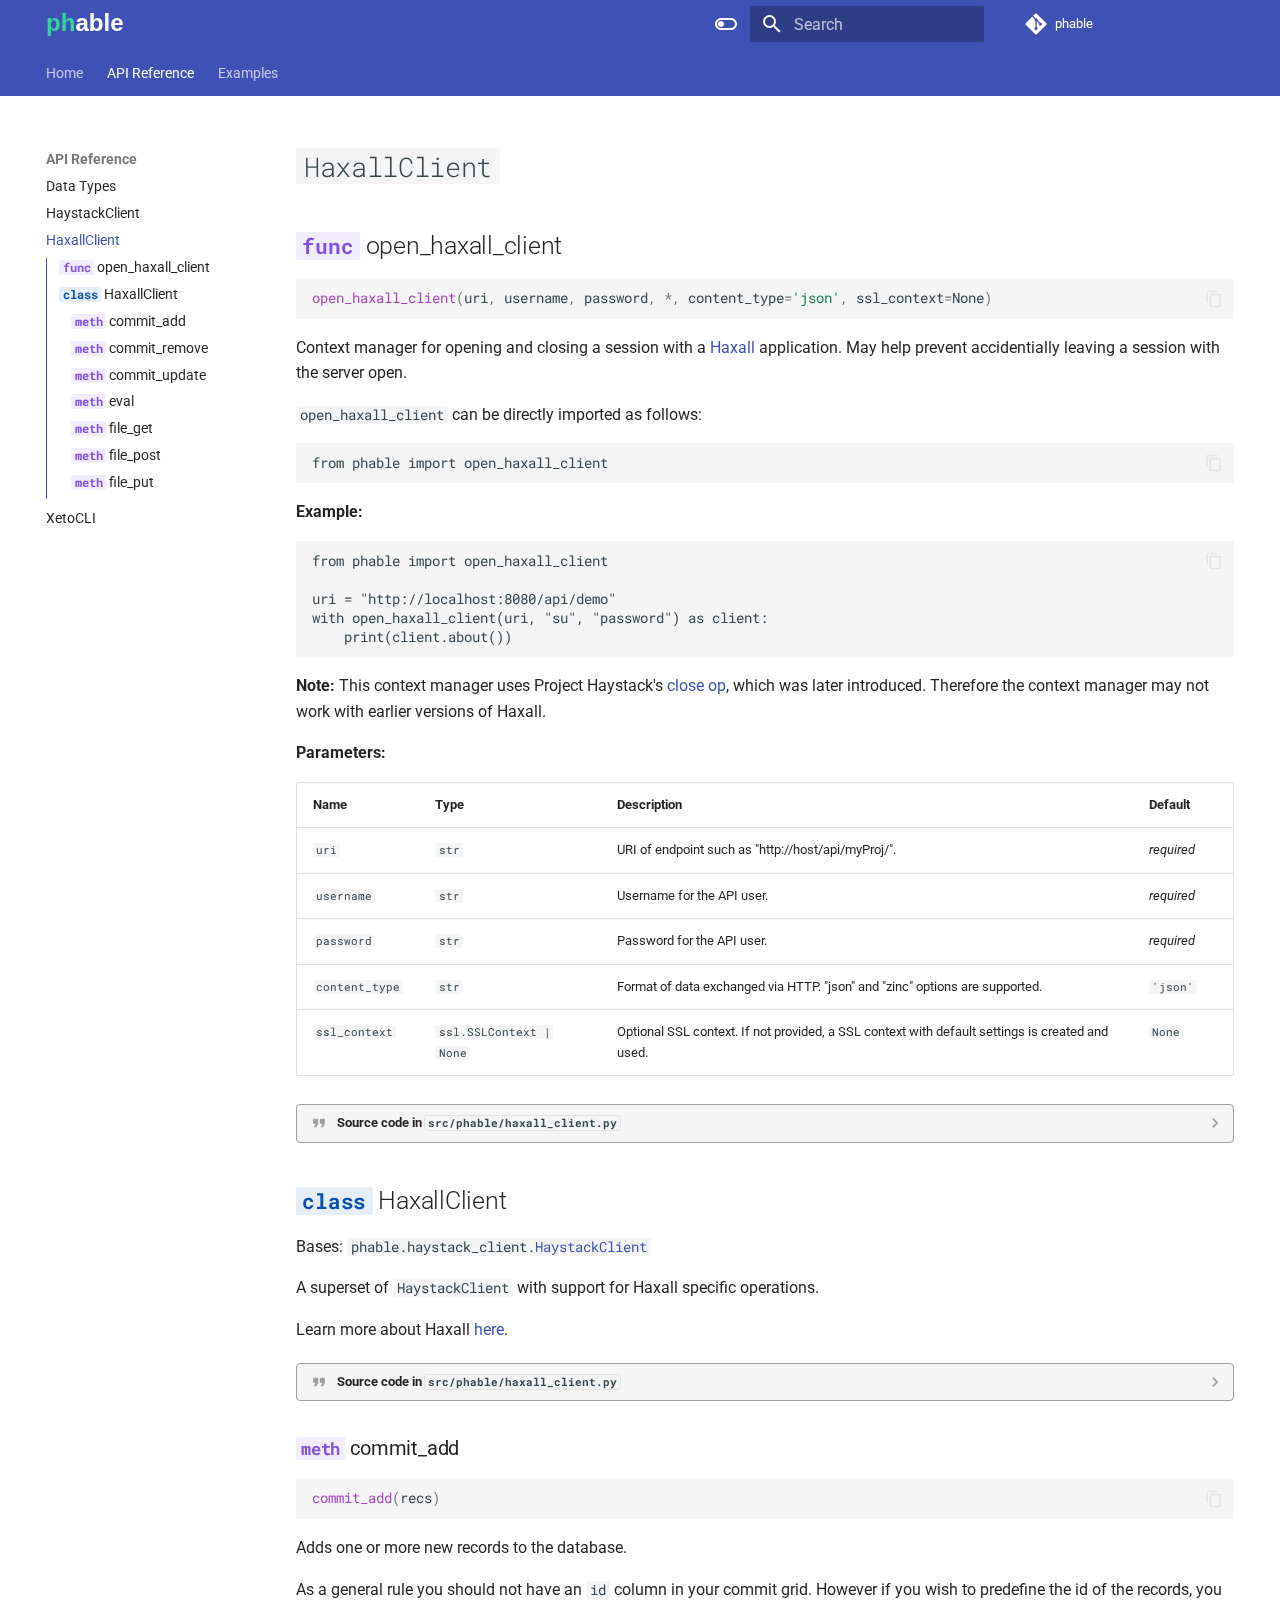
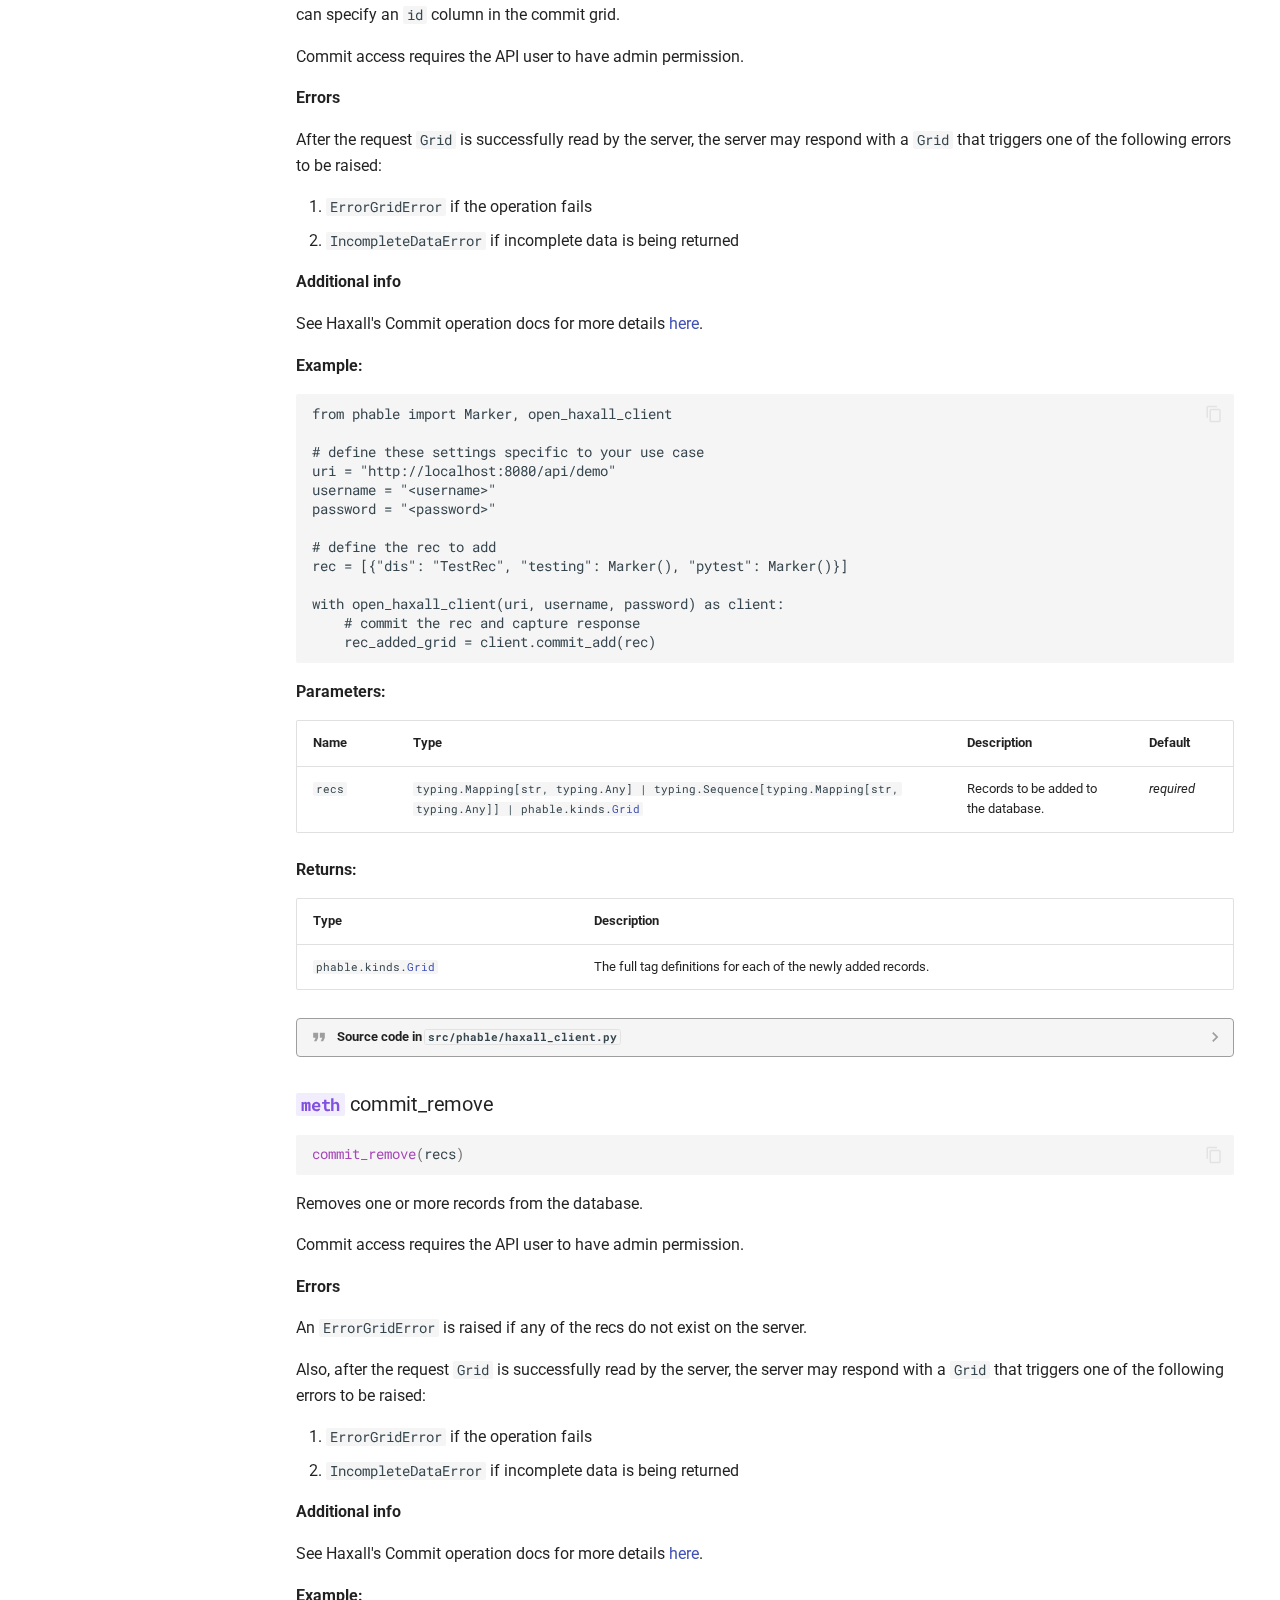
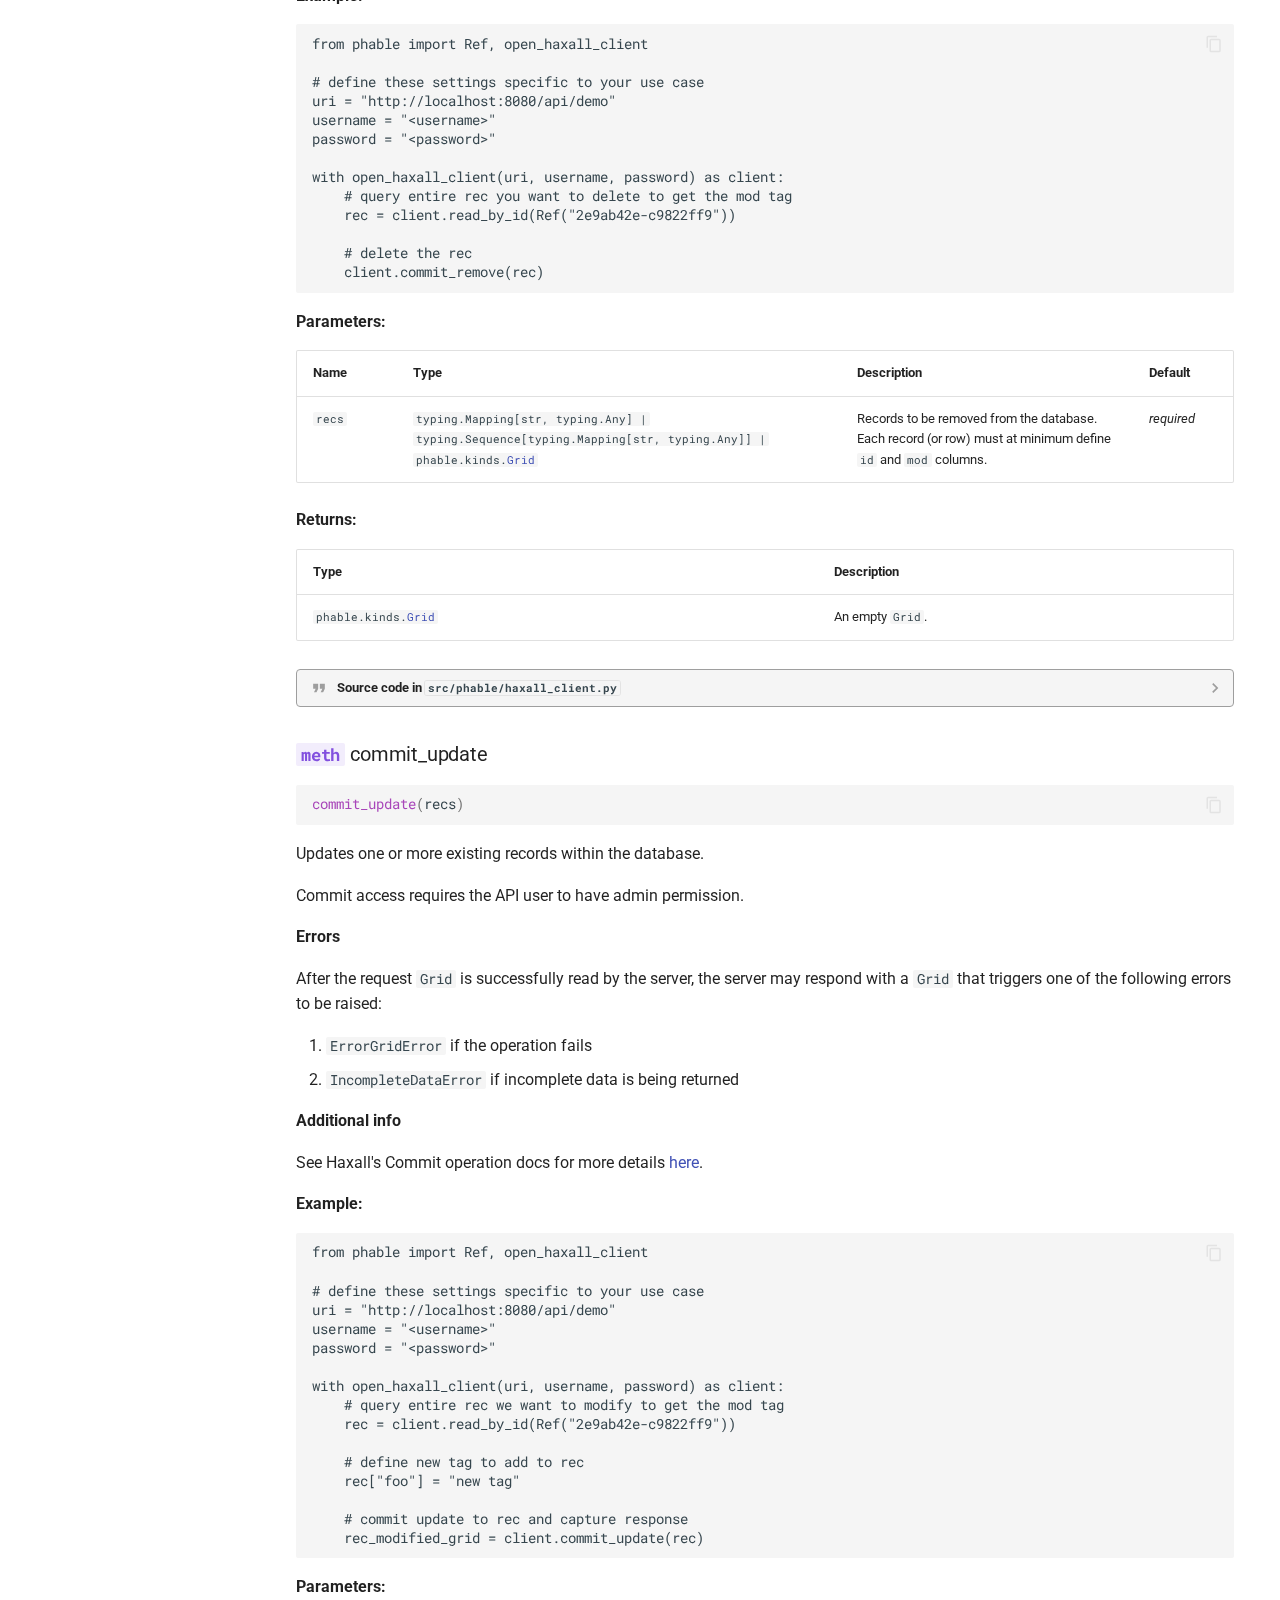
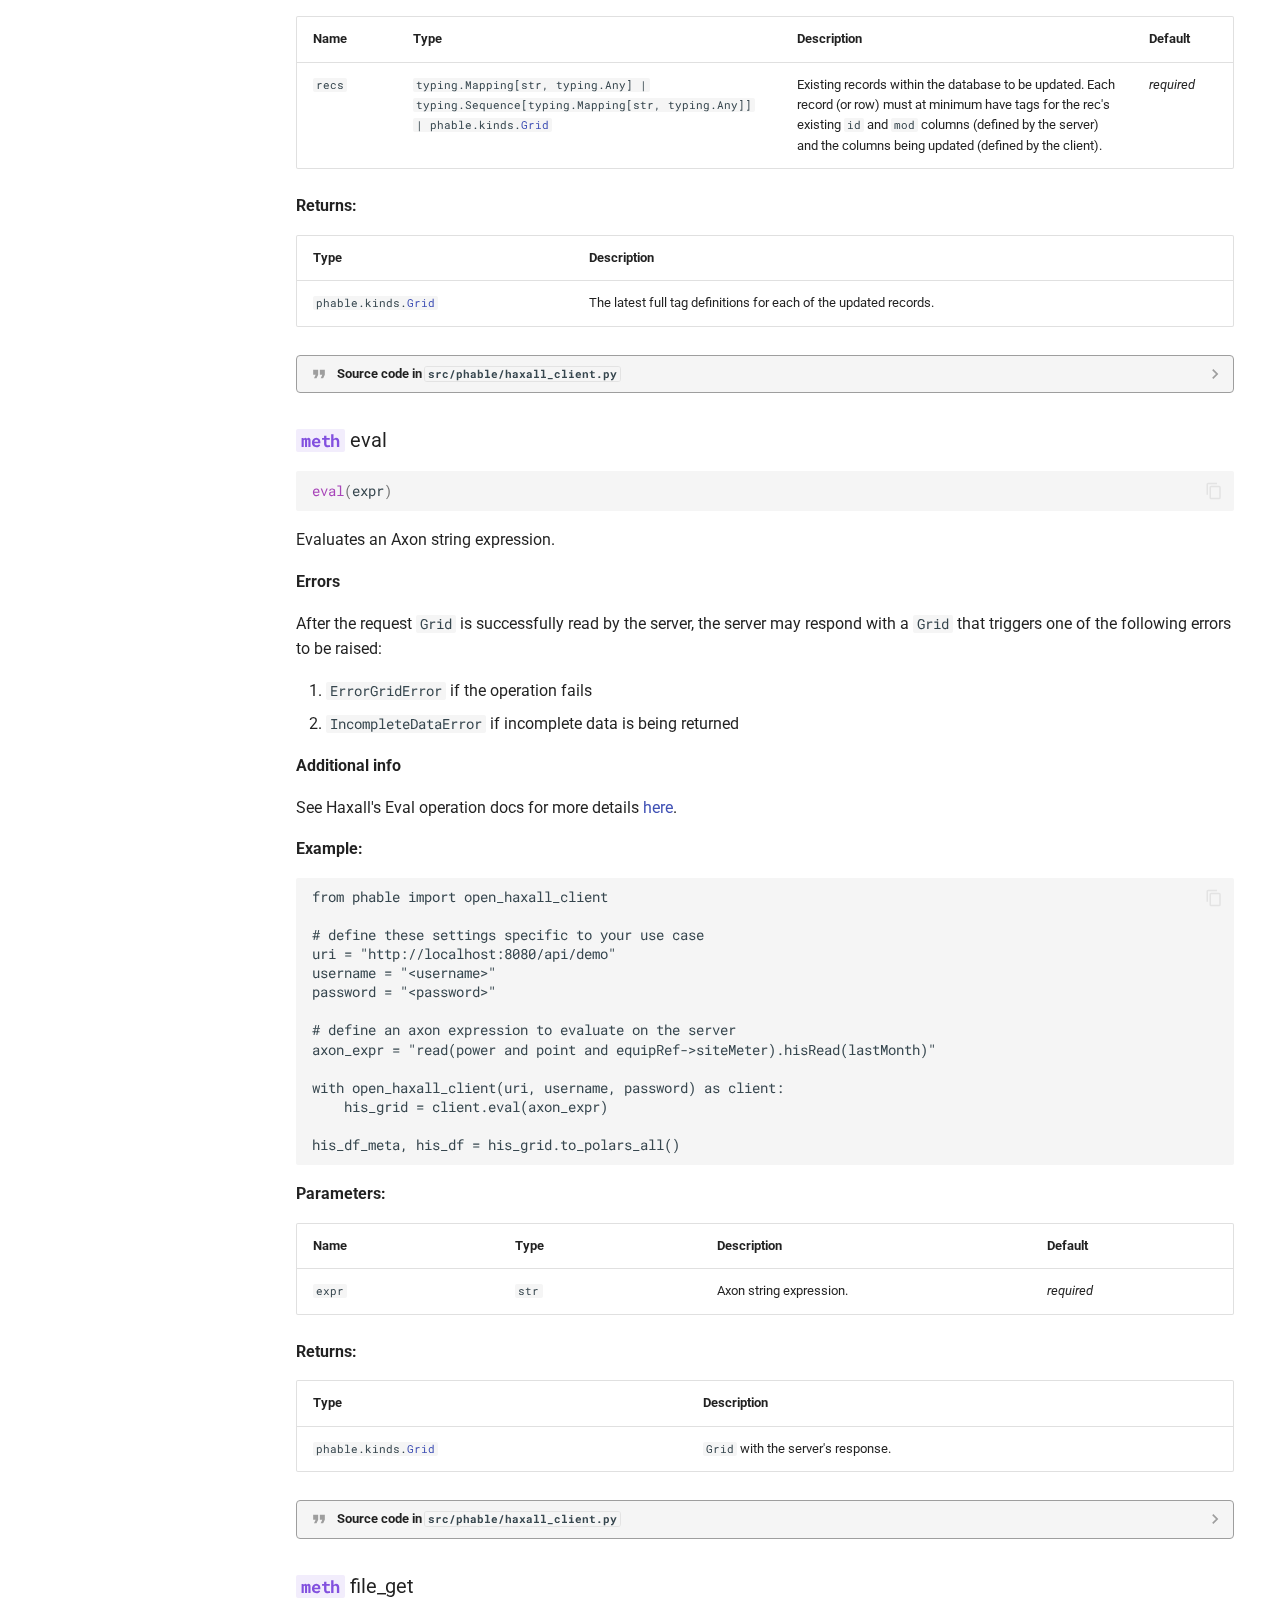
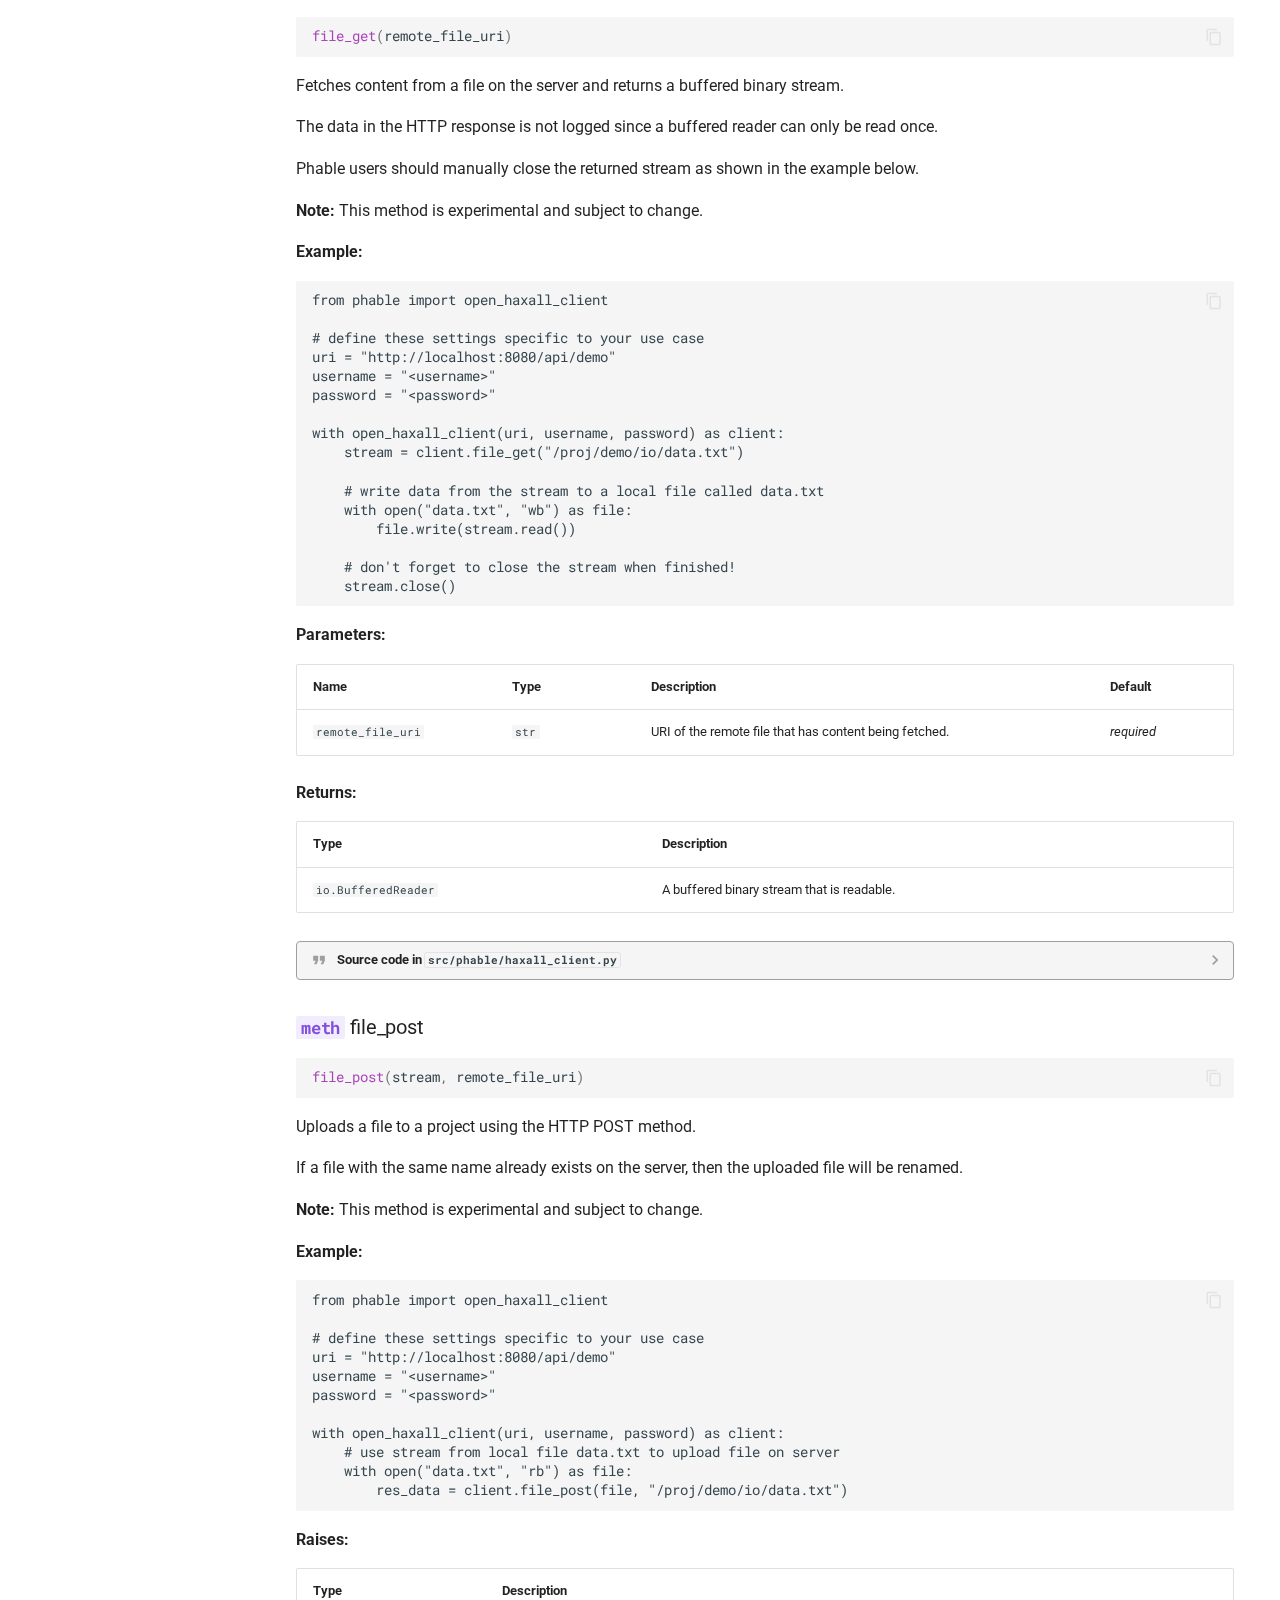
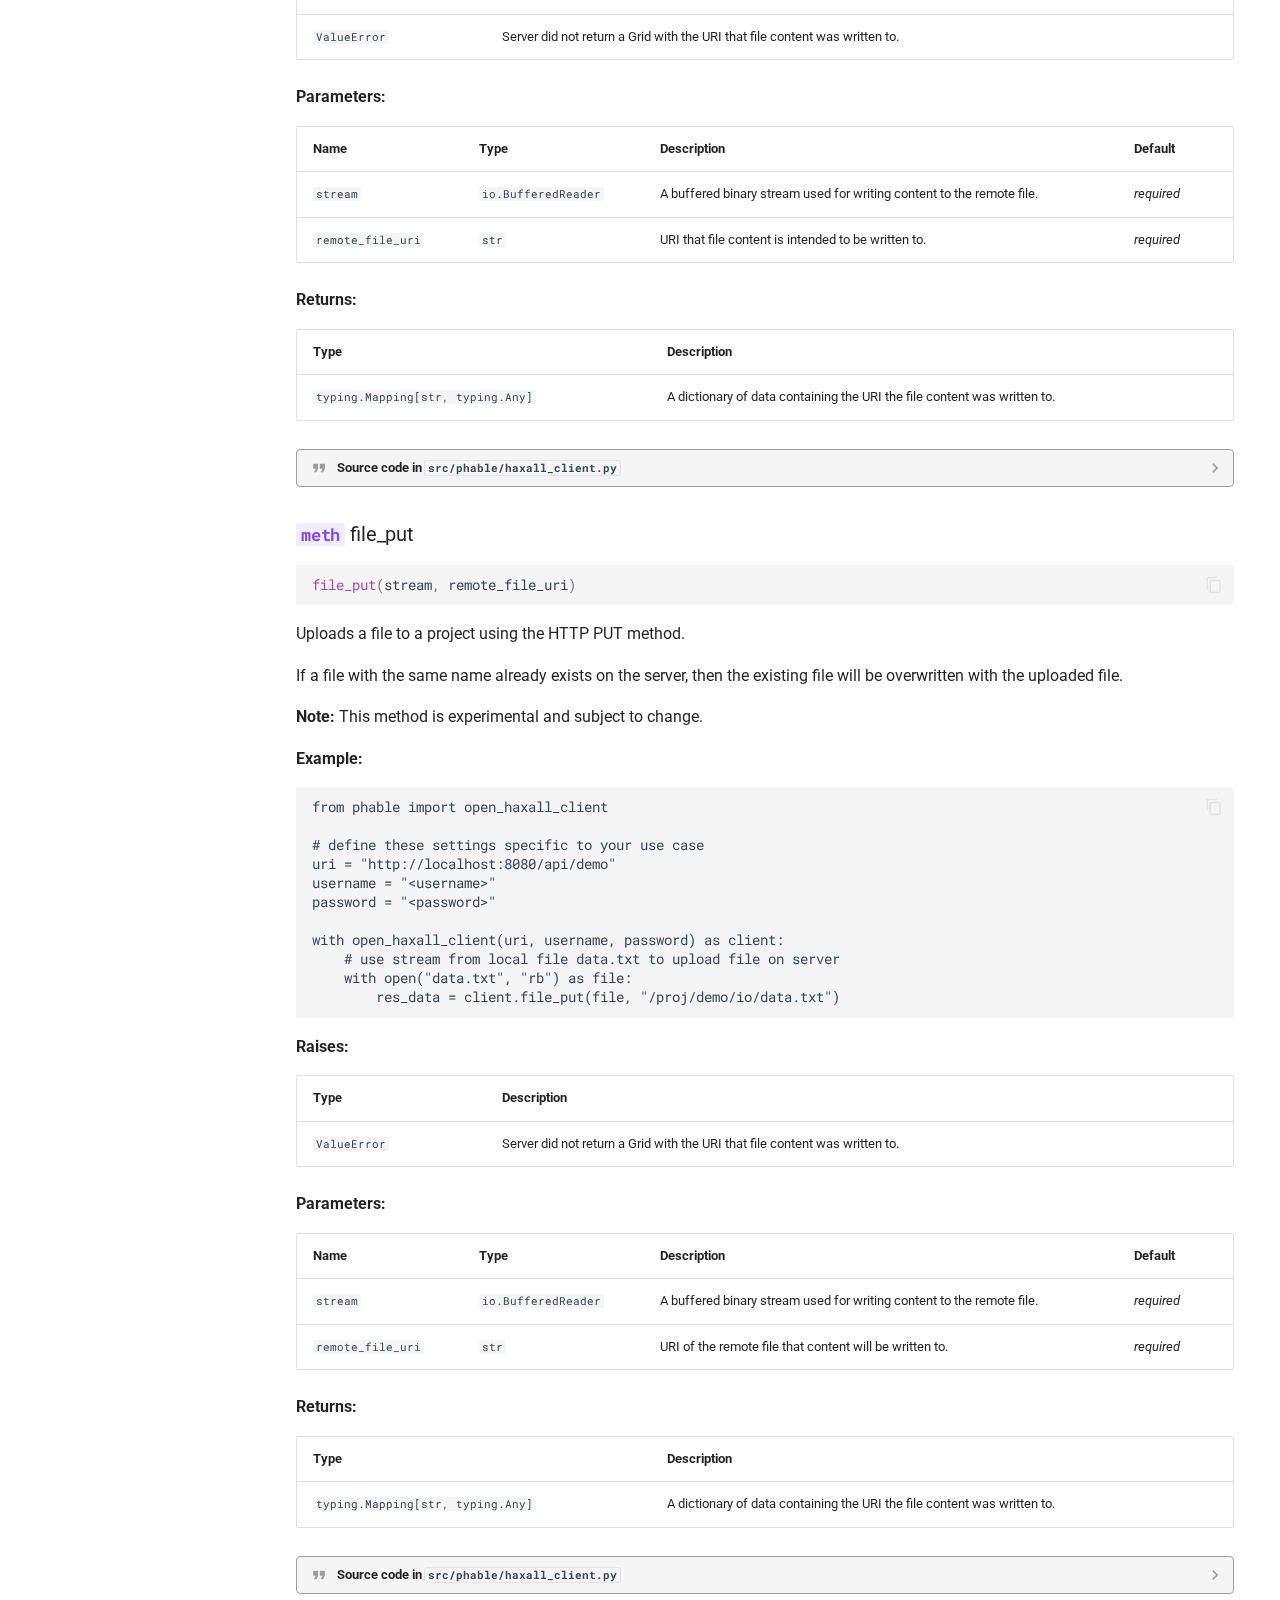
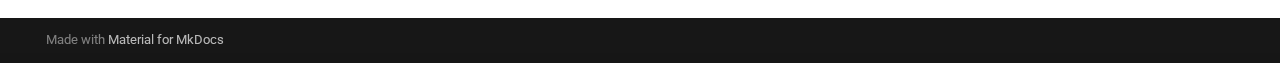
<file: haxall-client/index.html>
<!doctype html>
<html lang="en" class="no-js">
  <head>
    
      <meta charset="utf-8">
      <meta name="viewport" content="width=device-width,initial-scale=1">
      
      
      
      
        <link rel="prev" href="../haystack-client/">
      
      
        <link rel="next" href="../xeto-cli/">
      
      
      <link rel="icon" href="../assets/favicon.png">
      <meta name="generator" content="mkdocs-1.6.1, mkdocs-material-9.6.14">
    
    
      
        <title>HaxallClient - phable</title>
      
    
    
      <link rel="stylesheet" href="../assets/stylesheets/main.342714a4.min.css">
      
        
        <link rel="stylesheet" href="../assets/stylesheets/palette.06af60db.min.css">
      
      


    
    
      
    
    
      
        
        
        <link rel="preconnect" href="https://fonts.gstatic.com" crossorigin>
        <link rel="stylesheet" href="https://fonts.googleapis.com/css?family=Roboto:300,300i,400,400i,700,700i%7CRoboto+Mono:400,400i,700,700i&display=fallback">
        <style>:root{--md-text-font:"Roboto";--md-code-font:"Roboto Mono"}</style>
      
    
    
      <link rel="stylesheet" href="../assets/_mkdocstrings.css">
    
      <link rel="stylesheet" href="../stylesheets/extra.css">
    
    <script>__md_scope=new URL("..",location),__md_hash=e=>[...e].reduce(((e,_)=>(e<<5)-e+_.charCodeAt(0)),0),__md_get=(e,_=localStorage,t=__md_scope)=>JSON.parse(_.getItem(t.pathname+"."+e)),__md_set=(e,_,t=localStorage,a=__md_scope)=>{try{t.setItem(a.pathname+"."+e,JSON.stringify(_))}catch(e){}}</script>
    
      

    
    
    
  </head>
  
  
    
    
      
    
    
    
    
    <body dir="ltr" data-md-color-scheme="default" data-md-color-primary="indigo" data-md-color-accent="teal">
  
    
    <input class="md-toggle" data-md-toggle="drawer" type="checkbox" id="__drawer" autocomplete="off">
    <input class="md-toggle" data-md-toggle="search" type="checkbox" id="__search" autocomplete="off">
    <label class="md-overlay" for="__drawer"></label>
    <div data-md-component="skip">
      
        
        <a href="#haxallclient" class="md-skip">
          Skip to content
        </a>
      
    </div>
    <div data-md-component="announce">
      
    </div>
    
    
      

<header class="md-header" data-md-component="header">
  <nav class="md-header__inner md-grid" aria-label="Header">
    <a href=".." title="phable" class="md-header__button md-logo" aria-label="phable" data-md-component="logo">
      
  <img src="../assets/logo.svg" alt="logo">

    </a>
    <label class="md-header__button md-icon" for="__drawer">
      
      <svg xmlns="http://www.w3.org/2000/svg" viewBox="0 0 24 24"><path d="M3 6h18v2H3zm0 5h18v2H3zm0 5h18v2H3z"/></svg>
    </label>
    <div class="md-header__title" data-md-component="header-title">
      <div class="md-header__ellipsis">
        <div class="md-header__topic">
          <span class="md-ellipsis">
            phable
          </span>
        </div>
        <div class="md-header__topic" data-md-component="header-topic">
          <span class="md-ellipsis">
            
              HaxallClient
            
          </span>
        </div>
      </div>
    </div>
    
      
        <form class="md-header__option" data-md-component="palette">
  
    
    
    
    <input class="md-option" data-md-color-media="" data-md-color-scheme="default" data-md-color-primary="indigo" data-md-color-accent="teal"  aria-label="Switch to dark mode"  type="radio" name="__palette" id="__palette_0">
    
      <label class="md-header__button md-icon" title="Switch to dark mode" for="__palette_1" hidden>
        <svg xmlns="http://www.w3.org/2000/svg" viewBox="0 0 24 24"><path d="M17 6H7c-3.31 0-6 2.69-6 6s2.69 6 6 6h10c3.31 0 6-2.69 6-6s-2.69-6-6-6m0 10H7c-2.21 0-4-1.79-4-4s1.79-4 4-4h10c2.21 0 4 1.79 4 4s-1.79 4-4 4M7 9c-1.66 0-3 1.34-3 3s1.34 3 3 3 3-1.34 3-3-1.34-3-3-3"/></svg>
      </label>
    
  
    
    
    
    <input class="md-option" data-md-color-media="" data-md-color-scheme="slate" data-md-color-primary="indigo" data-md-color-accent="teal"  aria-label="Switch to light mode"  type="radio" name="__palette" id="__palette_1">
    
      <label class="md-header__button md-icon" title="Switch to light mode" for="__palette_0" hidden>
        <svg xmlns="http://www.w3.org/2000/svg" viewBox="0 0 24 24"><path d="M17 7H7a5 5 0 0 0-5 5 5 5 0 0 0 5 5h10a5 5 0 0 0 5-5 5 5 0 0 0-5-5m0 8a3 3 0 0 1-3-3 3 3 0 0 1 3-3 3 3 0 0 1 3 3 3 3 0 0 1-3 3"/></svg>
      </label>
    
  
</form>
      
    
    
      <script>var palette=__md_get("__palette");if(palette&&palette.color){if("(prefers-color-scheme)"===palette.color.media){var media=matchMedia("(prefers-color-scheme: light)"),input=document.querySelector(media.matches?"[data-md-color-media='(prefers-color-scheme: light)']":"[data-md-color-media='(prefers-color-scheme: dark)']");palette.color.media=input.getAttribute("data-md-color-media"),palette.color.scheme=input.getAttribute("data-md-color-scheme"),palette.color.primary=input.getAttribute("data-md-color-primary"),palette.color.accent=input.getAttribute("data-md-color-accent")}for(var[key,value]of Object.entries(palette.color))document.body.setAttribute("data-md-color-"+key,value)}</script>
    
    
    
      
      
        <label class="md-header__button md-icon" for="__search">
          
          <svg xmlns="http://www.w3.org/2000/svg" viewBox="0 0 24 24"><path d="M9.5 3A6.5 6.5 0 0 1 16 9.5c0 1.61-.59 3.09-1.56 4.23l.27.27h.79l5 5-1.5 1.5-5-5v-.79l-.27-.27A6.52 6.52 0 0 1 9.5 16 6.5 6.5 0 0 1 3 9.5 6.5 6.5 0 0 1 9.5 3m0 2C7 5 5 7 5 9.5S7 14 9.5 14 14 12 14 9.5 12 5 9.5 5"/></svg>
        </label>
        <div class="md-search" data-md-component="search" role="dialog">
  <label class="md-search__overlay" for="__search"></label>
  <div class="md-search__inner" role="search">
    <form class="md-search__form" name="search">
      <input type="text" class="md-search__input" name="query" aria-label="Search" placeholder="Search" autocapitalize="off" autocorrect="off" autocomplete="off" spellcheck="false" data-md-component="search-query" required>
      <label class="md-search__icon md-icon" for="__search">
        
        <svg xmlns="http://www.w3.org/2000/svg" viewBox="0 0 24 24"><path d="M9.5 3A6.5 6.5 0 0 1 16 9.5c0 1.61-.59 3.09-1.56 4.23l.27.27h.79l5 5-1.5 1.5-5-5v-.79l-.27-.27A6.52 6.52 0 0 1 9.5 16 6.5 6.5 0 0 1 3 9.5 6.5 6.5 0 0 1 9.5 3m0 2C7 5 5 7 5 9.5S7 14 9.5 14 14 12 14 9.5 12 5 9.5 5"/></svg>
        
        <svg xmlns="http://www.w3.org/2000/svg" viewBox="0 0 24 24"><path d="M20 11v2H8l5.5 5.5-1.42 1.42L4.16 12l7.92-7.92L13.5 5.5 8 11z"/></svg>
      </label>
      <nav class="md-search__options" aria-label="Search">
        
        <button type="reset" class="md-search__icon md-icon" title="Clear" aria-label="Clear" tabindex="-1">
          
          <svg xmlns="http://www.w3.org/2000/svg" viewBox="0 0 24 24"><path d="M19 6.41 17.59 5 12 10.59 6.41 5 5 6.41 10.59 12 5 17.59 6.41 19 12 13.41 17.59 19 19 17.59 13.41 12z"/></svg>
        </button>
      </nav>
      
        <div class="md-search__suggest" data-md-component="search-suggest"></div>
      
    </form>
    <div class="md-search__output">
      <div class="md-search__scrollwrap" tabindex="0" data-md-scrollfix>
        <div class="md-search-result" data-md-component="search-result">
          <div class="md-search-result__meta">
            Initializing search
          </div>
          <ol class="md-search-result__list" role="presentation"></ol>
        </div>
      </div>
    </div>
  </div>
</div>
      
    
    
      <div class="md-header__source">
        <a href="https://github.com/rick-jennings/phable" title="Go to repository" class="md-source" data-md-component="source">
  <div class="md-source__icon md-icon">
    
    <svg xmlns="http://www.w3.org/2000/svg" viewBox="0 0 448 512"><!--! Font Awesome Free 6.7.2 by @fontawesome - https://fontawesome.com License - https://fontawesome.com/license/free (Icons: CC BY 4.0, Fonts: SIL OFL 1.1, Code: MIT License) Copyright 2024 Fonticons, Inc.--><path d="M439.55 236.05 244 40.45a28.87 28.87 0 0 0-40.81 0l-40.66 40.63 51.52 51.52c27.06-9.14 52.68 16.77 43.39 43.68l49.66 49.66c34.23-11.8 61.18 31 35.47 56.69-26.49 26.49-70.21-2.87-56-37.34L240.22 199v121.85c25.3 12.54 22.26 41.85 9.08 55a34.34 34.34 0 0 1-48.55 0c-17.57-17.6-11.07-46.91 11.25-56v-123c-20.8-8.51-24.6-30.74-18.64-45L142.57 101 8.45 235.14a28.86 28.86 0 0 0 0 40.81l195.61 195.6a28.86 28.86 0 0 0 40.8 0l194.69-194.69a28.86 28.86 0 0 0 0-40.81"/></svg>
  </div>
  <div class="md-source__repository">
    phable
  </div>
</a>
      </div>
    
  </nav>
  
</header>
    
    <div class="md-container" data-md-component="container">
      
      
        
          
            
<nav class="md-tabs" aria-label="Tabs" data-md-component="tabs">
  <div class="md-grid">
    <ul class="md-tabs__list">
      
        
  
  
  
  
    <li class="md-tabs__item">
      <a href=".." class="md-tabs__link">
        
  
  
    
  
  Home

      </a>
    </li>
  

      
        
  
  
  
    
  
  
    
    
      <li class="md-tabs__item md-tabs__item--active">
        <a href="../data-types/" class="md-tabs__link">
          
  
  
  API Reference

        </a>
      </li>
    
  

      
        
  
  
  
  
    
    
      <li class="md-tabs__item">
        <a href="../xeto-intro/" class="md-tabs__link">
          
  
  
  Examples

        </a>
      </li>
    
  

      
    </ul>
  </div>
</nav>
          
        
      
      <main class="md-main" data-md-component="main">
        <div class="md-main__inner md-grid">
          
            
              
              <div class="md-sidebar md-sidebar--primary" data-md-component="sidebar" data-md-type="navigation" >
                <div class="md-sidebar__scrollwrap">
                  <div class="md-sidebar__inner">
                    


  


  

<nav class="md-nav md-nav--primary md-nav--lifted md-nav--integrated" aria-label="Navigation" data-md-level="0">
  <label class="md-nav__title" for="__drawer">
    <a href=".." title="phable" class="md-nav__button md-logo" aria-label="phable" data-md-component="logo">
      
  <img src="../assets/logo.svg" alt="logo">

    </a>
    phable
  </label>
  
    <div class="md-nav__source">
      <a href="https://github.com/rick-jennings/phable" title="Go to repository" class="md-source" data-md-component="source">
  <div class="md-source__icon md-icon">
    
    <svg xmlns="http://www.w3.org/2000/svg" viewBox="0 0 448 512"><!--! Font Awesome Free 6.7.2 by @fontawesome - https://fontawesome.com License - https://fontawesome.com/license/free (Icons: CC BY 4.0, Fonts: SIL OFL 1.1, Code: MIT License) Copyright 2024 Fonticons, Inc.--><path d="M439.55 236.05 244 40.45a28.87 28.87 0 0 0-40.81 0l-40.66 40.63 51.52 51.52c27.06-9.14 52.68 16.77 43.39 43.68l49.66 49.66c34.23-11.8 61.18 31 35.47 56.69-26.49 26.49-70.21-2.87-56-37.34L240.22 199v121.85c25.3 12.54 22.26 41.85 9.08 55a34.34 34.34 0 0 1-48.55 0c-17.57-17.6-11.07-46.91 11.25-56v-123c-20.8-8.51-24.6-30.74-18.64-45L142.57 101 8.45 235.14a28.86 28.86 0 0 0 0 40.81l195.61 195.6a28.86 28.86 0 0 0 40.8 0l194.69-194.69a28.86 28.86 0 0 0 0-40.81"/></svg>
  </div>
  <div class="md-source__repository">
    phable
  </div>
</a>
    </div>
  
  <ul class="md-nav__list" data-md-scrollfix>
    
      
      
  
  
  
  
    <li class="md-nav__item">
      <a href=".." class="md-nav__link">
        
  
  
  <span class="md-ellipsis">
    Home
    
  </span>
  

      </a>
    </li>
  

    
      
      
  
  
    
  
  
  
    
    
    
    
      
        
        
      
      
        
      
    
    
    <li class="md-nav__item md-nav__item--active md-nav__item--section md-nav__item--nested">
      
        
        
        <input class="md-nav__toggle md-toggle " type="checkbox" id="__nav_2" checked>
        
          
          <label class="md-nav__link" for="__nav_2" id="__nav_2_label" tabindex="">
            
  
  
  <span class="md-ellipsis">
    API Reference
    
  </span>
  

            <span class="md-nav__icon md-icon"></span>
          </label>
        
        <nav class="md-nav" data-md-level="1" aria-labelledby="__nav_2_label" aria-expanded="true">
          <label class="md-nav__title" for="__nav_2">
            <span class="md-nav__icon md-icon"></span>
            API Reference
          </label>
          <ul class="md-nav__list" data-md-scrollfix>
            
              
                
  
  
  
  
    <li class="md-nav__item">
      <a href="../data-types/" class="md-nav__link">
        
  
  
  <span class="md-ellipsis">
    Data Types
    
  </span>
  

      </a>
    </li>
  

              
            
              
                
  
  
  
  
    <li class="md-nav__item">
      <a href="../haystack-client/" class="md-nav__link">
        
  
  
  <span class="md-ellipsis">
    HaystackClient
    
  </span>
  

      </a>
    </li>
  

              
            
              
                
  
  
    
  
  
  
    <li class="md-nav__item md-nav__item--active">
      
      <input class="md-nav__toggle md-toggle" type="checkbox" id="__toc">
      
      
        
      
      
        <label class="md-nav__link md-nav__link--active" for="__toc">
          
  
  
  <span class="md-ellipsis">
    HaxallClient
    
  </span>
  

          <span class="md-nav__icon md-icon"></span>
        </label>
      
      <a href="./" class="md-nav__link md-nav__link--active">
        
  
  
  <span class="md-ellipsis">
    HaxallClient
    
  </span>
  

      </a>
      
        

<nav class="md-nav md-nav--secondary" aria-label="Table of contents">
  
  
  
    
  
  
    <label class="md-nav__title" for="__toc">
      <span class="md-nav__icon md-icon"></span>
      Table of contents
    </label>
    <ul class="md-nav__list" data-md-component="toc" data-md-scrollfix>
      
        <li class="md-nav__item">
  <a href="#phable.haxall_client.open_haxall_client" class="md-nav__link">
    <span class="md-ellipsis">
      <code class="doc-symbol doc-symbol-toc doc-symbol-function"></code>&nbsp;open_haxall_client
    </span>
  </a>
  
</li>
      
        <li class="md-nav__item">
  <a href="#phable.haxall_client.HaxallClient" class="md-nav__link">
    <span class="md-ellipsis">
      <code class="doc-symbol doc-symbol-toc doc-symbol-class"></code>&nbsp;HaxallClient
    </span>
  </a>
  
    <nav class="md-nav" aria-label=" HaxallClient">
      <ul class="md-nav__list">
        
          <li class="md-nav__item">
  <a href="#phable.haxall_client.HaxallClient.commit_add" class="md-nav__link">
    <span class="md-ellipsis">
      <code class="doc-symbol doc-symbol-toc doc-symbol-method"></code>&nbsp;commit_add
    </span>
  </a>
  
</li>
        
          <li class="md-nav__item">
  <a href="#phable.haxall_client.HaxallClient.commit_remove" class="md-nav__link">
    <span class="md-ellipsis">
      <code class="doc-symbol doc-symbol-toc doc-symbol-method"></code>&nbsp;commit_remove
    </span>
  </a>
  
</li>
        
          <li class="md-nav__item">
  <a href="#phable.haxall_client.HaxallClient.commit_update" class="md-nav__link">
    <span class="md-ellipsis">
      <code class="doc-symbol doc-symbol-toc doc-symbol-method"></code>&nbsp;commit_update
    </span>
  </a>
  
</li>
        
          <li class="md-nav__item">
  <a href="#phable.haxall_client.HaxallClient.eval" class="md-nav__link">
    <span class="md-ellipsis">
      <code class="doc-symbol doc-symbol-toc doc-symbol-method"></code>&nbsp;eval
    </span>
  </a>
  
</li>
        
          <li class="md-nav__item">
  <a href="#phable.haxall_client.HaxallClient.file_get" class="md-nav__link">
    <span class="md-ellipsis">
      <code class="doc-symbol doc-symbol-toc doc-symbol-method"></code>&nbsp;file_get
    </span>
  </a>
  
</li>
        
          <li class="md-nav__item">
  <a href="#phable.haxall_client.HaxallClient.file_post" class="md-nav__link">
    <span class="md-ellipsis">
      <code class="doc-symbol doc-symbol-toc doc-symbol-method"></code>&nbsp;file_post
    </span>
  </a>
  
</li>
        
          <li class="md-nav__item">
  <a href="#phable.haxall_client.HaxallClient.file_put" class="md-nav__link">
    <span class="md-ellipsis">
      <code class="doc-symbol doc-symbol-toc doc-symbol-method"></code>&nbsp;file_put
    </span>
  </a>
  
</li>
        
      </ul>
    </nav>
  
</li>
      
    </ul>
  
</nav>
      
    </li>
  

              
            
              
                
  
  
  
  
    <li class="md-nav__item">
      <a href="../xeto-cli/" class="md-nav__link">
        
  
  
  <span class="md-ellipsis">
    XetoCLI
    
  </span>
  

      </a>
    </li>
  

              
            
          </ul>
        </nav>
      
    </li>
  

    
      
      
  
  
  
  
    
    
    
    
      
      
        
      
    
    
    <li class="md-nav__item md-nav__item--nested">
      
        
        
        <input class="md-nav__toggle md-toggle " type="checkbox" id="__nav_3" >
        
          
          <label class="md-nav__link" for="__nav_3" id="__nav_3_label" tabindex="0">
            
  
  
  <span class="md-ellipsis">
    Examples
    
  </span>
  

            <span class="md-nav__icon md-icon"></span>
          </label>
        
        <nav class="md-nav" data-md-level="1" aria-labelledby="__nav_3_label" aria-expanded="false">
          <label class="md-nav__title" for="__nav_3">
            <span class="md-nav__icon md-icon"></span>
            Examples
          </label>
          <ul class="md-nav__list" data-md-scrollfix>
            
              
                
  
  
  
  
    <li class="md-nav__item">
      <a href="../xeto-intro/" class="md-nav__link">
        
  
  
  <span class="md-ellipsis">
    Xeto Intro
    
  </span>
  

      </a>
    </li>
  

              
            
              
                
  
  
  
  
    <li class="md-nav__item">
      <a href="../logging-example/" class="md-nav__link">
        
  
  
  <span class="md-ellipsis">
    Logging
    
  </span>
  

      </a>
    </li>
  

              
            
              
                
  
  
  
  
    <li class="md-nav__item">
      <a href="../async-example/" class="md-nav__link">
        
  
  
  <span class="md-ellipsis">
    Async Usage
    
  </span>
  

      </a>
    </li>
  

              
            
          </ul>
        </nav>
      
    </li>
  

    
  </ul>
</nav>
                  </div>
                </div>
              </div>
            
            
          
          
            <div class="md-content" data-md-component="content">
              <article class="md-content__inner md-typeset">
                
                  


  
  


<h1 id="haxallclient"><code>HaxallClient</code></h1>


<div class="doc doc-object doc-function">


<h2 id="phable.haxall_client.open_haxall_client" class="doc doc-heading">
<code class="doc-symbol doc-symbol-heading doc-symbol-function"></code>            <span class="doc doc-object-name doc-function-name">open_haxall_client</span>


</h2>
<div class="doc-signature highlight"><pre><span></span><code><span class="nf">open_haxall_client</span><span class="p">(</span><span class="n">uri</span><span class="p">,</span> <span class="n">username</span><span class="p">,</span> <span class="n">password</span><span class="p">,</span> <span class="o">*</span><span class="p">,</span> <span class="n">content_type</span><span class="o">=</span><span class="s1">&#39;json&#39;</span><span class="p">,</span> <span class="n">ssl_context</span><span class="o">=</span><span class="kc">None</span><span class="p">)</span>
</code></pre></div>

    <div class="doc doc-contents first">

        <p>Context manager for opening and closing a session with a
<a href="https://haxall.io/">Haxall</a> application. May help prevent accidentially leaving a
session with the server open.</p>
<p><code>open_haxall_client</code> can be directly imported as follows:</p>
<pre><code class="language-python">from phable import open_haxall_client
</code></pre>
<p><strong>Example:</strong></p>
<pre><code class="language-python">from phable import open_haxall_client

uri = &quot;http://localhost:8080/api/demo&quot;
with open_haxall_client(uri, &quot;su&quot;, &quot;password&quot;) as client:
    print(client.about())
</code></pre>
<p><strong>Note:</strong> This context manager uses Project Haystack's
<a href="https://project-haystack.org/doc/docHaystack/Ops#close">close op</a>, which was
later introduced. Therefore the context manager may not work with earlier versions
of Haxall.</p>


<p><span class="doc-section-title">Parameters:</span></p>
    <table>
      <thead>
        <tr>
          <th>Name</th>
          <th>Type</th>
          <th>Description</th>
          <th>Default</th>
        </tr>
      </thead>
      <tbody>
          <tr class="doc-section-item">
            <td>
                <code>uri</code>
            </td>
            <td>
                  <code><span title="str">str</span></code>
            </td>
            <td>
              <div class="doc-md-description">
                <p>URI of endpoint such as "http://host/api/myProj/".</p>
              </div>
            </td>
            <td>
                <em>required</em>
            </td>
          </tr>
          <tr class="doc-section-item">
            <td>
                <code>username</code>
            </td>
            <td>
                  <code><span title="str">str</span></code>
            </td>
            <td>
              <div class="doc-md-description">
                <p>Username for the API user.</p>
              </div>
            </td>
            <td>
                <em>required</em>
            </td>
          </tr>
          <tr class="doc-section-item">
            <td>
                <code>password</code>
            </td>
            <td>
                  <code><span title="str">str</span></code>
            </td>
            <td>
              <div class="doc-md-description">
                <p>Password for the API user.</p>
              </div>
            </td>
            <td>
                <em>required</em>
            </td>
          </tr>
          <tr class="doc-section-item">
            <td>
                <code>content_type</code>
            </td>
            <td>
                  <code><span title="str">str</span></code>
            </td>
            <td>
              <div class="doc-md-description">
                <p>Format of data exchanged via HTTP. "json" and "zinc" options are supported.</p>
              </div>
            </td>
            <td>
                  <code>&#39;json&#39;</code>
            </td>
          </tr>
          <tr class="doc-section-item">
            <td>
                <code>ssl_context</code>
            </td>
            <td>
                  <code><span title="ssl">ssl</span>.<span title="ssl.SSLContext">SSLContext</span> | None</code>
            </td>
            <td>
              <div class="doc-md-description">
                <p>Optional SSL context. If not provided, a SSL context with default
settings is created and used.</p>
              </div>
            </td>
            <td>
                  <code>None</code>
            </td>
          </tr>
      </tbody>
    </table>


            <details class="quote">
              <summary>Source code in <code>src/phable/haxall_client.py</code></summary>
              <div class="highlight"><table class="highlighttable"><tr><td class="linenos"><div class="linenodiv"><pre><span></span><span class="normal">17</span>
<span class="normal">18</span>
<span class="normal">19</span>
<span class="normal">20</span>
<span class="normal">21</span>
<span class="normal">22</span>
<span class="normal">23</span>
<span class="normal">24</span>
<span class="normal">25</span>
<span class="normal">26</span>
<span class="normal">27</span>
<span class="normal">28</span>
<span class="normal">29</span>
<span class="normal">30</span>
<span class="normal">31</span>
<span class="normal">32</span>
<span class="normal">33</span>
<span class="normal">34</span>
<span class="normal">35</span>
<span class="normal">36</span>
<span class="normal">37</span>
<span class="normal">38</span>
<span class="normal">39</span>
<span class="normal">40</span>
<span class="normal">41</span>
<span class="normal">42</span>
<span class="normal">43</span>
<span class="normal">44</span>
<span class="normal">45</span>
<span class="normal">46</span>
<span class="normal">47</span>
<span class="normal">48</span>
<span class="normal">49</span>
<span class="normal">50</span>
<span class="normal">51</span>
<span class="normal">52</span>
<span class="normal">53</span>
<span class="normal">54</span>
<span class="normal">55</span>
<span class="normal">56</span>
<span class="normal">57</span>
<span class="normal">58</span>
<span class="normal">59</span>
<span class="normal">60</span>
<span class="normal">61</span>
<span class="normal">62</span>
<span class="normal">63</span>
<span class="normal">64</span>
<span class="normal">65</span>
<span class="normal">66</span></pre></div></td><td class="code"><div><pre><span></span><code><span class="nd">@contextmanager</span>
<span class="k">def</span><span class="w"> </span><span class="nf">open_haxall_client</span><span class="p">(</span>
    <span class="n">uri</span><span class="p">:</span> <span class="nb">str</span><span class="p">,</span>
    <span class="n">username</span><span class="p">:</span> <span class="nb">str</span><span class="p">,</span>
    <span class="n">password</span><span class="p">:</span> <span class="nb">str</span><span class="p">,</span>
    <span class="o">*</span><span class="p">,</span>
    <span class="n">content_type</span><span class="p">:</span> <span class="nb">str</span> <span class="o">=</span> <span class="s2">&quot;json&quot;</span><span class="p">,</span>
    <span class="n">ssl_context</span><span class="p">:</span> <span class="n">SSLContext</span> <span class="o">|</span> <span class="kc">None</span> <span class="o">=</span> <span class="kc">None</span><span class="p">,</span>
<span class="p">)</span> <span class="o">-&gt;</span> <span class="n">Generator</span><span class="p">[</span><span class="n">HaxallClient</span><span class="p">,</span> <span class="kc">None</span><span class="p">,</span> <span class="kc">None</span><span class="p">]:</span>
<span class="w">    </span><span class="sd">&quot;&quot;&quot;Context manager for opening and closing a session with a</span>
<span class="sd">    [Haxall](https://haxall.io/) application. May help prevent accidentially leaving a</span>
<span class="sd">    session with the server open.</span>

<span class="sd">    `open_haxall_client` can be directly imported as follows:</span>

<span class="sd">    ```python</span>
<span class="sd">    from phable import open_haxall_client</span>
<span class="sd">    ```</span>

<span class="sd">    **Example:**</span>

<span class="sd">    ```python</span>
<span class="sd">    from phable import open_haxall_client</span>

<span class="sd">    uri = &quot;http://localhost:8080/api/demo&quot;</span>
<span class="sd">    with open_haxall_client(uri, &quot;su&quot;, &quot;password&quot;) as client:</span>
<span class="sd">        print(client.about())</span>
<span class="sd">    ```</span>

<span class="sd">    **Note:** This context manager uses Project Haystack&#39;s</span>
<span class="sd">    [close op](https://project-haystack.org/doc/docHaystack/Ops#close), which was</span>
<span class="sd">    later introduced. Therefore the context manager may not work with earlier versions</span>
<span class="sd">    of Haxall.</span>

<span class="sd">    Parameters:</span>
<span class="sd">        uri: URI of endpoint such as &quot;http://host/api/myProj/&quot;.</span>
<span class="sd">        username: Username for the API user.</span>
<span class="sd">        password: Password for the API user.</span>
<span class="sd">        content_type:</span>
<span class="sd">            Format of data exchanged via HTTP. &quot;json&quot; and &quot;zinc&quot; options are supported.</span>
<span class="sd">        ssl_context:</span>
<span class="sd">            Optional SSL context. If not provided, a SSL context with default</span>
<span class="sd">            settings is created and used.</span>
<span class="sd">    &quot;&quot;&quot;</span>

    <span class="n">client</span> <span class="o">=</span> <span class="n">HaxallClient</span><span class="o">.</span><span class="n">open</span><span class="p">(</span>
        <span class="n">uri</span><span class="p">,</span> <span class="n">username</span><span class="p">,</span> <span class="n">password</span><span class="p">,</span> <span class="n">content_type</span><span class="o">=</span><span class="n">content_type</span><span class="p">,</span> <span class="n">ssl_context</span><span class="o">=</span><span class="n">ssl_context</span>
    <span class="p">)</span>
    <span class="k">yield</span> <span class="n">client</span>
    <span class="n">client</span><span class="o">.</span><span class="n">close</span><span class="p">()</span>
</code></pre></div></td></tr></table></div>
            </details>
    </div>

</div>

<div class="doc doc-object doc-class">



<h2 id="phable.haxall_client.HaxallClient" class="doc doc-heading">
<code class="doc-symbol doc-symbol-heading doc-symbol-class"></code>            <span class="doc doc-object-name doc-class-name">HaxallClient</span>


</h2>


    <div class="doc doc-contents first">
            <p class="doc doc-class-bases">
              Bases: <code><span title="phable">phable</span>.<span title="phable.haystack_client">haystack_client</span>.<a class="autorefs autorefs-internal" title="            HaystackClient (phable.haystack_client.HaystackClient)" href="../haystack-client/#phable.HaystackClient">HaystackClient</a></code></p>


        <p>A superset of <code>HaystackClient</code> with support for Haxall specific operations.</p>
<p>Learn more about Haxall <a href="https://haxall.io/">here</a>.</p>







              <details class="quote">
                <summary>Source code in <code>src/phable/haxall_client.py</code></summary>
                <div class="highlight"><table class="highlighttable"><tr><td class="linenos"><div class="linenodiv"><pre><span></span><span class="normal"> 69</span>
<span class="normal"> 70</span>
<span class="normal"> 71</span>
<span class="normal"> 72</span>
<span class="normal"> 73</span>
<span class="normal"> 74</span>
<span class="normal"> 75</span>
<span class="normal"> 76</span>
<span class="normal"> 77</span>
<span class="normal"> 78</span>
<span class="normal"> 79</span>
<span class="normal"> 80</span>
<span class="normal"> 81</span>
<span class="normal"> 82</span>
<span class="normal"> 83</span>
<span class="normal"> 84</span>
<span class="normal"> 85</span>
<span class="normal"> 86</span>
<span class="normal"> 87</span>
<span class="normal"> 88</span>
<span class="normal"> 89</span>
<span class="normal"> 90</span>
<span class="normal"> 91</span>
<span class="normal"> 92</span>
<span class="normal"> 93</span>
<span class="normal"> 94</span>
<span class="normal"> 95</span>
<span class="normal"> 96</span>
<span class="normal"> 97</span>
<span class="normal"> 98</span>
<span class="normal"> 99</span>
<span class="normal">100</span>
<span class="normal">101</span>
<span class="normal">102</span>
<span class="normal">103</span>
<span class="normal">104</span>
<span class="normal">105</span>
<span class="normal">106</span>
<span class="normal">107</span>
<span class="normal">108</span>
<span class="normal">109</span>
<span class="normal">110</span>
<span class="normal">111</span>
<span class="normal">112</span>
<span class="normal">113</span>
<span class="normal">114</span>
<span class="normal">115</span>
<span class="normal">116</span>
<span class="normal">117</span>
<span class="normal">118</span>
<span class="normal">119</span>
<span class="normal">120</span>
<span class="normal">121</span>
<span class="normal">122</span>
<span class="normal">123</span>
<span class="normal">124</span>
<span class="normal">125</span>
<span class="normal">126</span>
<span class="normal">127</span>
<span class="normal">128</span>
<span class="normal">129</span>
<span class="normal">130</span>
<span class="normal">131</span>
<span class="normal">132</span>
<span class="normal">133</span>
<span class="normal">134</span>
<span class="normal">135</span>
<span class="normal">136</span>
<span class="normal">137</span>
<span class="normal">138</span>
<span class="normal">139</span>
<span class="normal">140</span>
<span class="normal">141</span>
<span class="normal">142</span>
<span class="normal">143</span>
<span class="normal">144</span>
<span class="normal">145</span>
<span class="normal">146</span>
<span class="normal">147</span>
<span class="normal">148</span>
<span class="normal">149</span>
<span class="normal">150</span>
<span class="normal">151</span>
<span class="normal">152</span>
<span class="normal">153</span>
<span class="normal">154</span>
<span class="normal">155</span>
<span class="normal">156</span>
<span class="normal">157</span>
<span class="normal">158</span>
<span class="normal">159</span>
<span class="normal">160</span>
<span class="normal">161</span>
<span class="normal">162</span>
<span class="normal">163</span>
<span class="normal">164</span>
<span class="normal">165</span>
<span class="normal">166</span>
<span class="normal">167</span>
<span class="normal">168</span>
<span class="normal">169</span>
<span class="normal">170</span>
<span class="normal">171</span>
<span class="normal">172</span>
<span class="normal">173</span>
<span class="normal">174</span>
<span class="normal">175</span>
<span class="normal">176</span>
<span class="normal">177</span>
<span class="normal">178</span>
<span class="normal">179</span>
<span class="normal">180</span>
<span class="normal">181</span>
<span class="normal">182</span>
<span class="normal">183</span>
<span class="normal">184</span>
<span class="normal">185</span>
<span class="normal">186</span>
<span class="normal">187</span>
<span class="normal">188</span>
<span class="normal">189</span>
<span class="normal">190</span>
<span class="normal">191</span>
<span class="normal">192</span>
<span class="normal">193</span>
<span class="normal">194</span>
<span class="normal">195</span>
<span class="normal">196</span>
<span class="normal">197</span>
<span class="normal">198</span>
<span class="normal">199</span>
<span class="normal">200</span>
<span class="normal">201</span>
<span class="normal">202</span>
<span class="normal">203</span>
<span class="normal">204</span>
<span class="normal">205</span>
<span class="normal">206</span>
<span class="normal">207</span>
<span class="normal">208</span>
<span class="normal">209</span>
<span class="normal">210</span>
<span class="normal">211</span>
<span class="normal">212</span>
<span class="normal">213</span>
<span class="normal">214</span>
<span class="normal">215</span>
<span class="normal">216</span>
<span class="normal">217</span>
<span class="normal">218</span>
<span class="normal">219</span>
<span class="normal">220</span>
<span class="normal">221</span>
<span class="normal">222</span>
<span class="normal">223</span>
<span class="normal">224</span>
<span class="normal">225</span>
<span class="normal">226</span>
<span class="normal">227</span>
<span class="normal">228</span>
<span class="normal">229</span>
<span class="normal">230</span>
<span class="normal">231</span>
<span class="normal">232</span>
<span class="normal">233</span>
<span class="normal">234</span>
<span class="normal">235</span>
<span class="normal">236</span>
<span class="normal">237</span>
<span class="normal">238</span>
<span class="normal">239</span>
<span class="normal">240</span>
<span class="normal">241</span>
<span class="normal">242</span>
<span class="normal">243</span>
<span class="normal">244</span>
<span class="normal">245</span>
<span class="normal">246</span>
<span class="normal">247</span>
<span class="normal">248</span>
<span class="normal">249</span>
<span class="normal">250</span>
<span class="normal">251</span>
<span class="normal">252</span>
<span class="normal">253</span>
<span class="normal">254</span>
<span class="normal">255</span>
<span class="normal">256</span>
<span class="normal">257</span>
<span class="normal">258</span>
<span class="normal">259</span>
<span class="normal">260</span>
<span class="normal">261</span>
<span class="normal">262</span>
<span class="normal">263</span>
<span class="normal">264</span>
<span class="normal">265</span>
<span class="normal">266</span>
<span class="normal">267</span>
<span class="normal">268</span>
<span class="normal">269</span>
<span class="normal">270</span>
<span class="normal">271</span>
<span class="normal">272</span>
<span class="normal">273</span>
<span class="normal">274</span>
<span class="normal">275</span>
<span class="normal">276</span>
<span class="normal">277</span>
<span class="normal">278</span>
<span class="normal">279</span>
<span class="normal">280</span>
<span class="normal">281</span>
<span class="normal">282</span>
<span class="normal">283</span>
<span class="normal">284</span>
<span class="normal">285</span>
<span class="normal">286</span>
<span class="normal">287</span>
<span class="normal">288</span>
<span class="normal">289</span>
<span class="normal">290</span>
<span class="normal">291</span>
<span class="normal">292</span>
<span class="normal">293</span>
<span class="normal">294</span>
<span class="normal">295</span>
<span class="normal">296</span>
<span class="normal">297</span>
<span class="normal">298</span>
<span class="normal">299</span>
<span class="normal">300</span>
<span class="normal">301</span>
<span class="normal">302</span>
<span class="normal">303</span>
<span class="normal">304</span>
<span class="normal">305</span>
<span class="normal">306</span>
<span class="normal">307</span>
<span class="normal">308</span>
<span class="normal">309</span>
<span class="normal">310</span>
<span class="normal">311</span>
<span class="normal">312</span>
<span class="normal">313</span>
<span class="normal">314</span>
<span class="normal">315</span>
<span class="normal">316</span>
<span class="normal">317</span>
<span class="normal">318</span>
<span class="normal">319</span>
<span class="normal">320</span>
<span class="normal">321</span>
<span class="normal">322</span>
<span class="normal">323</span>
<span class="normal">324</span>
<span class="normal">325</span>
<span class="normal">326</span>
<span class="normal">327</span>
<span class="normal">328</span>
<span class="normal">329</span>
<span class="normal">330</span>
<span class="normal">331</span>
<span class="normal">332</span>
<span class="normal">333</span>
<span class="normal">334</span>
<span class="normal">335</span>
<span class="normal">336</span>
<span class="normal">337</span>
<span class="normal">338</span>
<span class="normal">339</span>
<span class="normal">340</span>
<span class="normal">341</span>
<span class="normal">342</span>
<span class="normal">343</span>
<span class="normal">344</span>
<span class="normal">345</span>
<span class="normal">346</span>
<span class="normal">347</span>
<span class="normal">348</span>
<span class="normal">349</span>
<span class="normal">350</span>
<span class="normal">351</span>
<span class="normal">352</span>
<span class="normal">353</span>
<span class="normal">354</span>
<span class="normal">355</span>
<span class="normal">356</span>
<span class="normal">357</span>
<span class="normal">358</span>
<span class="normal">359</span>
<span class="normal">360</span>
<span class="normal">361</span>
<span class="normal">362</span>
<span class="normal">363</span>
<span class="normal">364</span>
<span class="normal">365</span>
<span class="normal">366</span>
<span class="normal">367</span>
<span class="normal">368</span>
<span class="normal">369</span>
<span class="normal">370</span>
<span class="normal">371</span>
<span class="normal">372</span>
<span class="normal">373</span>
<span class="normal">374</span>
<span class="normal">375</span>
<span class="normal">376</span>
<span class="normal">377</span>
<span class="normal">378</span>
<span class="normal">379</span>
<span class="normal">380</span>
<span class="normal">381</span>
<span class="normal">382</span>
<span class="normal">383</span>
<span class="normal">384</span>
<span class="normal">385</span>
<span class="normal">386</span>
<span class="normal">387</span>
<span class="normal">388</span>
<span class="normal">389</span>
<span class="normal">390</span>
<span class="normal">391</span>
<span class="normal">392</span>
<span class="normal">393</span>
<span class="normal">394</span>
<span class="normal">395</span>
<span class="normal">396</span>
<span class="normal">397</span>
<span class="normal">398</span>
<span class="normal">399</span>
<span class="normal">400</span>
<span class="normal">401</span>
<span class="normal">402</span>
<span class="normal">403</span>
<span class="normal">404</span>
<span class="normal">405</span>
<span class="normal">406</span>
<span class="normal">407</span>
<span class="normal">408</span>
<span class="normal">409</span>
<span class="normal">410</span>
<span class="normal">411</span>
<span class="normal">412</span>
<span class="normal">413</span>
<span class="normal">414</span>
<span class="normal">415</span>
<span class="normal">416</span>
<span class="normal">417</span>
<span class="normal">418</span>
<span class="normal">419</span>
<span class="normal">420</span>
<span class="normal">421</span>
<span class="normal">422</span>
<span class="normal">423</span>
<span class="normal">424</span>
<span class="normal">425</span>
<span class="normal">426</span>
<span class="normal">427</span>
<span class="normal">428</span>
<span class="normal">429</span>
<span class="normal">430</span>
<span class="normal">431</span>
<span class="normal">432</span>
<span class="normal">433</span>
<span class="normal">434</span>
<span class="normal">435</span>
<span class="normal">436</span>
<span class="normal">437</span>
<span class="normal">438</span>
<span class="normal">439</span>
<span class="normal">440</span>
<span class="normal">441</span>
<span class="normal">442</span>
<span class="normal">443</span>
<span class="normal">444</span>
<span class="normal">445</span>
<span class="normal">446</span>
<span class="normal">447</span>
<span class="normal">448</span>
<span class="normal">449</span></pre></div></td><td class="code"><div><pre><span></span><code><span class="k">class</span><span class="w"> </span><span class="nc">HaxallClient</span><span class="p">(</span><span class="n">HaystackClient</span><span class="p">):</span>
<span class="w">    </span><span class="sd">&quot;&quot;&quot;A superset of `HaystackClient` with support for Haxall specific operations.</span>

<span class="sd">    Learn more about Haxall [here](https://haxall.io/).</span>
<span class="sd">    &quot;&quot;&quot;</span>

    <span class="k">def</span><span class="w"> </span><span class="nf">commit_add</span><span class="p">(</span>
        <span class="bp">self</span><span class="p">,</span> <span class="n">recs</span><span class="p">:</span> <span class="n">Mapping</span><span class="p">[</span><span class="nb">str</span><span class="p">,</span> <span class="n">Any</span><span class="p">]</span> <span class="o">|</span> <span class="n">Sequence</span><span class="p">[</span><span class="n">Mapping</span><span class="p">[</span><span class="nb">str</span><span class="p">,</span> <span class="n">Any</span><span class="p">]]</span> <span class="o">|</span> <span class="n">Grid</span>
    <span class="p">)</span> <span class="o">-&gt;</span> <span class="n">Grid</span><span class="p">:</span>
<span class="w">        </span><span class="sd">&quot;&quot;&quot;Adds one or more new records to the database.</span>

<span class="sd">        As a general rule you should not have an `id` column in your commit grid.</span>
<span class="sd">        However if you wish to predefine the id of the records, you can specify an `id`</span>
<span class="sd">        column in the commit grid.</span>

<span class="sd">        Commit access requires the API user to have admin permission.</span>

<span class="sd">        **Errors**</span>

<span class="sd">        After the request `Grid` is successfully read by the server, the server</span>
<span class="sd">        may respond with a `Grid` that triggers one of the following errors to be</span>
<span class="sd">        raised:</span>

<span class="sd">        1. `ErrorGridError` if the operation fails</span>
<span class="sd">        2. `IncompleteDataError` if incomplete data is being returned</span>

<span class="sd">        **Additional info**</span>

<span class="sd">        See Haxall&#39;s Commit operation docs for more details</span>
<span class="sd">        [here](https://haxall.io/doc/lib-hx/op~commit).</span>

<span class="sd">        **Example:**</span>

<span class="sd">        ```python</span>
<span class="sd">        from phable import Marker, open_haxall_client</span>

<span class="sd">        # define these settings specific to your use case</span>
<span class="sd">        uri = &quot;http://localhost:8080/api/demo&quot;</span>
<span class="sd">        username = &quot;&lt;username&gt;&quot;</span>
<span class="sd">        password = &quot;&lt;password&gt;&quot;</span>

<span class="sd">        # define the rec to add</span>
<span class="sd">        rec = [{&quot;dis&quot;: &quot;TestRec&quot;, &quot;testing&quot;: Marker(), &quot;pytest&quot;: Marker()}]</span>

<span class="sd">        with open_haxall_client(uri, username, password) as client:</span>
<span class="sd">            # commit the rec and capture response</span>
<span class="sd">            rec_added_grid = client.commit_add(rec)</span>
<span class="sd">        ```</span>

<span class="sd">        Parameters:</span>
<span class="sd">            recs: Records to be added to the database.</span>

<span class="sd">        Returns:</span>
<span class="sd">            The full tag definitions for each of the newly added records.</span>
<span class="sd">        &quot;&quot;&quot;</span>
        <span class="k">return</span> <span class="bp">self</span><span class="o">.</span><span class="n">call</span><span class="p">(</span><span class="s2">&quot;commit&quot;</span><span class="p">,</span> <span class="n">_get_commit_grid</span><span class="p">(</span><span class="s2">&quot;add&quot;</span><span class="p">,</span> <span class="n">recs</span><span class="p">))</span>

    <span class="k">def</span><span class="w"> </span><span class="nf">commit_update</span><span class="p">(</span>
        <span class="bp">self</span><span class="p">,</span> <span class="n">recs</span><span class="p">:</span> <span class="n">Mapping</span><span class="p">[</span><span class="nb">str</span><span class="p">,</span> <span class="n">Any</span><span class="p">]</span> <span class="o">|</span> <span class="n">Sequence</span><span class="p">[</span><span class="n">Mapping</span><span class="p">[</span><span class="nb">str</span><span class="p">,</span> <span class="n">Any</span><span class="p">]]</span> <span class="o">|</span> <span class="n">Grid</span>
    <span class="p">)</span> <span class="o">-&gt;</span> <span class="n">Grid</span><span class="p">:</span>
<span class="w">        </span><span class="sd">&quot;&quot;&quot;Updates one or more existing records within the database.</span>

<span class="sd">        Commit access requires the API user to have admin permission.</span>

<span class="sd">        **Errors**</span>

<span class="sd">        After the request `Grid` is successfully read by the server, the server</span>
<span class="sd">        may respond with a `Grid` that triggers one of the following errors to be</span>
<span class="sd">        raised:</span>

<span class="sd">        1. `ErrorGridError` if the operation fails</span>
<span class="sd">        2. `IncompleteDataError` if incomplete data is being returned</span>

<span class="sd">        **Additional info**</span>

<span class="sd">        See Haxall&#39;s Commit operation docs for more details</span>
<span class="sd">        [here](https://haxall.io/doc/lib-hx/op~commit).</span>

<span class="sd">        **Example:**</span>

<span class="sd">        ```python</span>
<span class="sd">        from phable import Ref, open_haxall_client</span>

<span class="sd">        # define these settings specific to your use case</span>
<span class="sd">        uri = &quot;http://localhost:8080/api/demo&quot;</span>
<span class="sd">        username = &quot;&lt;username&gt;&quot;</span>
<span class="sd">        password = &quot;&lt;password&gt;&quot;</span>

<span class="sd">        with open_haxall_client(uri, username, password) as client:</span>
<span class="sd">            # query entire rec we want to modify to get the mod tag</span>
<span class="sd">            rec = client.read_by_id(Ref(&quot;2e9ab42e-c9822ff9&quot;))</span>

<span class="sd">            # define new tag to add to rec</span>
<span class="sd">            rec[&quot;foo&quot;] = &quot;new tag&quot;</span>

<span class="sd">            # commit update to rec and capture response</span>
<span class="sd">            rec_modified_grid = client.commit_update(rec)</span>
<span class="sd">        ```</span>

<span class="sd">        Parameters:</span>
<span class="sd">            recs:</span>
<span class="sd">                Existing records within the database to be updated. Each record (or</span>
<span class="sd">                row) must at minimum have tags for the rec&#39;s existing `id` and `mod`</span>
<span class="sd">                columns (defined by the server) and the columns being updated (defined</span>
<span class="sd">                by the client).</span>

<span class="sd">        Returns:</span>
<span class="sd">            The latest full tag definitions for each of the updated records.</span>
<span class="sd">        &quot;&quot;&quot;</span>
        <span class="k">return</span> <span class="bp">self</span><span class="o">.</span><span class="n">call</span><span class="p">(</span><span class="s2">&quot;commit&quot;</span><span class="p">,</span> <span class="n">_get_commit_grid</span><span class="p">(</span><span class="s2">&quot;update&quot;</span><span class="p">,</span> <span class="n">recs</span><span class="p">))</span>

    <span class="k">def</span><span class="w"> </span><span class="nf">commit_remove</span><span class="p">(</span>
        <span class="bp">self</span><span class="p">,</span> <span class="n">recs</span><span class="p">:</span> <span class="n">Mapping</span><span class="p">[</span><span class="nb">str</span><span class="p">,</span> <span class="n">Any</span><span class="p">]</span> <span class="o">|</span> <span class="n">Sequence</span><span class="p">[</span><span class="n">Mapping</span><span class="p">[</span><span class="nb">str</span><span class="p">,</span> <span class="n">Any</span><span class="p">]]</span> <span class="o">|</span> <span class="n">Grid</span>
    <span class="p">)</span> <span class="o">-&gt;</span> <span class="n">Grid</span><span class="p">:</span>
<span class="w">        </span><span class="sd">&quot;&quot;&quot;Removes one or more records from the database.</span>

<span class="sd">        Commit access requires the API user to have admin permission.</span>

<span class="sd">        **Errors**</span>

<span class="sd">        An `ErrorGridError` is raised if any of the recs do not exist on</span>
<span class="sd">        the server.</span>

<span class="sd">        Also, after the request `Grid` is successfully read by the server, the server</span>
<span class="sd">        may respond with a `Grid` that triggers one of the following errors to be</span>
<span class="sd">        raised:</span>

<span class="sd">        1. `ErrorGridError` if the operation fails</span>
<span class="sd">        2. `IncompleteDataError` if incomplete data is being returned</span>

<span class="sd">        **Additional info**</span>

<span class="sd">        See Haxall&#39;s Commit operation docs for more details</span>
<span class="sd">        [here](https://haxall.io/doc/lib-hx/op~commit).</span>

<span class="sd">        **Example:**</span>

<span class="sd">        ```python</span>
<span class="sd">        from phable import Ref, open_haxall_client</span>

<span class="sd">        # define these settings specific to your use case</span>
<span class="sd">        uri = &quot;http://localhost:8080/api/demo&quot;</span>
<span class="sd">        username = &quot;&lt;username&gt;&quot;</span>
<span class="sd">        password = &quot;&lt;password&gt;&quot;</span>

<span class="sd">        with open_haxall_client(uri, username, password) as client:</span>
<span class="sd">            # query entire rec you want to delete to get the mod tag</span>
<span class="sd">            rec = client.read_by_id(Ref(&quot;2e9ab42e-c9822ff9&quot;))</span>

<span class="sd">            # delete the rec</span>
<span class="sd">            client.commit_remove(rec)</span>
<span class="sd">        ```</span>

<span class="sd">        Parameters:</span>
<span class="sd">            recs:</span>
<span class="sd">                Records to be removed from the database. Each record (or row) must at</span>
<span class="sd">                minimum define `id` and `mod` columns.</span>

<span class="sd">        Returns:</span>
<span class="sd">            An empty `Grid`.</span>
<span class="sd">        &quot;&quot;&quot;</span>
        <span class="k">return</span> <span class="bp">self</span><span class="o">.</span><span class="n">call</span><span class="p">(</span><span class="s2">&quot;commit&quot;</span><span class="p">,</span> <span class="n">_get_commit_grid</span><span class="p">(</span><span class="s2">&quot;remove&quot;</span><span class="p">,</span> <span class="n">recs</span><span class="p">))</span>

    <span class="k">def</span><span class="w"> </span><span class="nf">eval</span><span class="p">(</span><span class="bp">self</span><span class="p">,</span> <span class="n">expr</span><span class="p">:</span> <span class="nb">str</span><span class="p">)</span> <span class="o">-&gt;</span> <span class="n">Grid</span><span class="p">:</span>
<span class="w">        </span><span class="sd">&quot;&quot;&quot;Evaluates an Axon string expression.</span>

<span class="sd">        **Errors**</span>

<span class="sd">        After the request `Grid` is successfully read by the server, the server</span>
<span class="sd">        may respond with a `Grid` that triggers one of the following errors to be</span>
<span class="sd">        raised:</span>

<span class="sd">        1. `ErrorGridError` if the operation fails</span>
<span class="sd">        2. `IncompleteDataError` if incomplete data is being returned</span>

<span class="sd">        **Additional info**</span>

<span class="sd">        See Haxall&#39;s Eval operation docs for more details</span>
<span class="sd">        [here](https://haxall.io/doc/lib-hx/op~eval).</span>

<span class="sd">        **Example:**</span>

<span class="sd">        ```python</span>
<span class="sd">        from phable import open_haxall_client</span>

<span class="sd">        # define these settings specific to your use case</span>
<span class="sd">        uri = &quot;http://localhost:8080/api/demo&quot;</span>
<span class="sd">        username = &quot;&lt;username&gt;&quot;</span>
<span class="sd">        password = &quot;&lt;password&gt;&quot;</span>

<span class="sd">        # define an axon expression to evaluate on the server</span>
<span class="sd">        axon_expr = &quot;read(power and point and equipRef-&gt;siteMeter).hisRead(lastMonth)&quot;</span>

<span class="sd">        with open_haxall_client(uri, username, password) as client:</span>
<span class="sd">            his_grid = client.eval(axon_expr)</span>

<span class="sd">        his_df_meta, his_df = his_grid.to_polars_all()</span>
<span class="sd">        ```</span>

<span class="sd">        Parameters:</span>
<span class="sd">            expr: Axon string expression.</span>

<span class="sd">        Returns:</span>
<span class="sd">            `Grid` with the server&#39;s response.</span>
<span class="sd">        &quot;&quot;&quot;</span>
        <span class="k">return</span> <span class="bp">self</span><span class="o">.</span><span class="n">call</span><span class="p">(</span><span class="s2">&quot;eval&quot;</span><span class="p">,</span> <span class="n">Grid</span><span class="o">.</span><span class="n">to_grid</span><span class="p">({</span><span class="s2">&quot;expr&quot;</span><span class="p">:</span> <span class="n">expr</span><span class="p">}))</span>

    <span class="k">def</span><span class="w"> </span><span class="nf">file_get</span><span class="p">(</span><span class="bp">self</span><span class="p">,</span> <span class="n">remote_file_uri</span><span class="p">:</span> <span class="nb">str</span><span class="p">)</span> <span class="o">-&gt;</span> <span class="n">BufferedReader</span><span class="p">:</span>
<span class="w">        </span><span class="sd">&quot;&quot;&quot;Fetches content from a file on the server and returns a buffered binary stream.</span>

<span class="sd">        The data in the HTTP response is not logged since a buffered reader can only be read once.</span>

<span class="sd">        Phable users should manually close the returned stream as shown in the example below.</span>

<span class="sd">        **Note:**  This method is experimental and subject to change.</span>

<span class="sd">        **Example:**</span>

<span class="sd">        ```python</span>
<span class="sd">        from phable import open_haxall_client</span>

<span class="sd">        # define these settings specific to your use case</span>
<span class="sd">        uri = &quot;http://localhost:8080/api/demo&quot;</span>
<span class="sd">        username = &quot;&lt;username&gt;&quot;</span>
<span class="sd">        password = &quot;&lt;password&gt;&quot;</span>

<span class="sd">        with open_haxall_client(uri, username, password) as client:</span>
<span class="sd">            stream = client.file_get(&quot;/proj/demo/io/data.txt&quot;)</span>

<span class="sd">            # write data from the stream to a local file called data.txt</span>
<span class="sd">            with open(&quot;data.txt&quot;, &quot;wb&quot;) as file:</span>
<span class="sd">                file.write(stream.read())</span>

<span class="sd">            # don&#39;t forget to close the stream when finished!</span>
<span class="sd">            stream.close()</span>
<span class="sd">        ```</span>

<span class="sd">        Parameters:</span>
<span class="sd">            remote_file_uri:</span>
<span class="sd">                URI of the remote file that has content being fetched.</span>

<span class="sd">        Returns:</span>
<span class="sd">            A buffered binary stream that is readable.</span>
<span class="sd">        &quot;&quot;&quot;</span>
        <span class="n">remote_file_url</span> <span class="o">=</span> <span class="bp">self</span><span class="o">.</span><span class="n">uri</span> <span class="o">+</span> <span class="s2">&quot;/file&quot;</span> <span class="o">+</span> <span class="n">remote_file_uri</span>

        <span class="n">mimetype</span> <span class="o">=</span> <span class="n">mimetypes</span><span class="o">.</span><span class="n">guess_type</span><span class="p">(</span><span class="n">remote_file_url</span><span class="p">)[</span><span class="mi">0</span><span class="p">]</span>
        <span class="k">if</span> <span class="n">mimetype</span> <span class="ow">is</span> <span class="kc">None</span><span class="p">:</span>
            <span class="k">raise</span> <span class="ne">ValueError</span>

        <span class="n">headers</span> <span class="o">=</span> <span class="p">{</span>
            <span class="s2">&quot;Authorization&quot;</span><span class="p">:</span> <span class="sa">f</span><span class="s2">&quot;BEARER authToken=</span><span class="si">{</span><span class="bp">self</span><span class="o">.</span><span class="n">_auth_token</span><span class="si">}</span><span class="s2">&quot;</span><span class="p">,</span>
            <span class="s2">&quot;Accept&quot;</span><span class="p">:</span> <span class="n">mimetype</span><span class="p">,</span>
        <span class="p">}</span>

        <span class="n">res</span> <span class="o">=</span> <span class="n">request</span><span class="p">(</span>
            <span class="n">url</span><span class="o">=</span><span class="n">remote_file_url</span><span class="p">,</span>
            <span class="n">headers</span><span class="o">=</span><span class="n">headers</span><span class="p">,</span>
            <span class="n">context</span><span class="o">=</span><span class="bp">self</span><span class="o">.</span><span class="n">_context</span><span class="p">,</span>
        <span class="p">)</span>

        <span class="k">return</span> <span class="n">BufferedReader</span><span class="p">(</span><span class="n">res</span><span class="p">)</span>

    <span class="k">def</span><span class="w"> </span><span class="nf">file_post</span><span class="p">(</span>
        <span class="bp">self</span><span class="p">,</span> <span class="n">stream</span><span class="p">:</span> <span class="n">BufferedReader</span><span class="p">,</span> <span class="n">remote_file_uri</span><span class="p">:</span> <span class="nb">str</span>
    <span class="p">)</span> <span class="o">-&gt;</span> <span class="n">Mapping</span><span class="p">[</span><span class="nb">str</span><span class="p">,</span> <span class="n">Any</span><span class="p">]:</span>
<span class="w">        </span><span class="sd">&quot;&quot;&quot;Uploads a file to a project using the HTTP POST method.</span>

<span class="sd">        If a file with the same name already exists on the server, then the uploaded file will be renamed.</span>

<span class="sd">        **Note:**  This method is experimental and subject to change.</span>

<span class="sd">        **Example:**</span>

<span class="sd">        ```python</span>
<span class="sd">        from phable import open_haxall_client</span>

<span class="sd">        # define these settings specific to your use case</span>
<span class="sd">        uri = &quot;http://localhost:8080/api/demo&quot;</span>
<span class="sd">        username = &quot;&lt;username&gt;&quot;</span>
<span class="sd">        password = &quot;&lt;password&gt;&quot;</span>

<span class="sd">        with open_haxall_client(uri, username, password) as client:</span>
<span class="sd">            # use stream from local file data.txt to upload file on server</span>
<span class="sd">            with open(&quot;data.txt&quot;, &quot;rb&quot;) as file:</span>
<span class="sd">                res_data = client.file_post(file, &quot;/proj/demo/io/data.txt&quot;)</span>
<span class="sd">        ```</span>

<span class="sd">        Raises:</span>
<span class="sd">            ValueError:</span>
<span class="sd">                Server did not return a Grid with the URI that file content was written to.</span>

<span class="sd">        Parameters:</span>
<span class="sd">            stream:</span>
<span class="sd">                A buffered binary stream used for writing content to the remote file.</span>
<span class="sd">            remote_file_uri:</span>
<span class="sd">                URI that file content is intended to be written to.</span>

<span class="sd">        Returns:</span>
<span class="sd">            A dictionary of data containing the URI the file content was written to.</span>
<span class="sd">        &quot;&quot;&quot;</span>
        <span class="k">return</span> <span class="bp">self</span><span class="o">.</span><span class="n">_upload_file</span><span class="p">(</span><span class="n">stream</span><span class="p">,</span> <span class="n">remote_file_uri</span><span class="p">,</span> <span class="s2">&quot;POST&quot;</span><span class="p">)</span>

    <span class="k">def</span><span class="w"> </span><span class="nf">file_put</span><span class="p">(</span>
        <span class="bp">self</span><span class="p">,</span> <span class="n">stream</span><span class="p">:</span> <span class="n">BufferedReader</span><span class="p">,</span> <span class="n">remote_file_uri</span><span class="p">:</span> <span class="nb">str</span>
    <span class="p">)</span> <span class="o">-&gt;</span> <span class="n">Mapping</span><span class="p">[</span><span class="nb">str</span><span class="p">,</span> <span class="n">Any</span><span class="p">]:</span>
<span class="w">        </span><span class="sd">&quot;&quot;&quot;Uploads a file to a project using the HTTP PUT method.</span>

<span class="sd">        If a file with the same name already exists on the server, then the existing file will be overwritten with the uploaded file.</span>

<span class="sd">        **Note:**  This method is experimental and subject to change.</span>

<span class="sd">        **Example:**</span>

<span class="sd">        ```python</span>
<span class="sd">        from phable import open_haxall_client</span>

<span class="sd">        # define these settings specific to your use case</span>
<span class="sd">        uri = &quot;http://localhost:8080/api/demo&quot;</span>
<span class="sd">        username = &quot;&lt;username&gt;&quot;</span>
<span class="sd">        password = &quot;&lt;password&gt;&quot;</span>

<span class="sd">        with open_haxall_client(uri, username, password) as client:</span>
<span class="sd">            # use stream from local file data.txt to upload file on server</span>
<span class="sd">            with open(&quot;data.txt&quot;, &quot;rb&quot;) as file:</span>
<span class="sd">                res_data = client.file_put(file, &quot;/proj/demo/io/data.txt&quot;)</span>
<span class="sd">        ```</span>

<span class="sd">        Raises:</span>
<span class="sd">            ValueError:</span>
<span class="sd">                Server did not return a Grid with the URI that file content was written to.</span>

<span class="sd">        Parameters:</span>
<span class="sd">            stream:</span>
<span class="sd">                A buffered binary stream used for writing content to the remote file.</span>
<span class="sd">            remote_file_uri:</span>
<span class="sd">                URI of the remote file that content will be written to.</span>

<span class="sd">        Returns:</span>
<span class="sd">            A dictionary of data containing the URI the file content was written to.</span>
<span class="sd">        &quot;&quot;&quot;</span>
        <span class="k">return</span> <span class="bp">self</span><span class="o">.</span><span class="n">_upload_file</span><span class="p">(</span><span class="n">stream</span><span class="p">,</span> <span class="n">remote_file_uri</span><span class="p">,</span> <span class="s2">&quot;PUT&quot;</span><span class="p">)</span>

    <span class="k">def</span><span class="w"> </span><span class="nf">_upload_file</span><span class="p">(</span>
        <span class="bp">self</span><span class="p">,</span> <span class="n">stream</span><span class="p">:</span> <span class="n">BufferedReader</span><span class="p">,</span> <span class="n">remote_file_uri</span><span class="p">:</span> <span class="nb">str</span><span class="p">,</span> <span class="n">http_method</span><span class="p">:</span> <span class="nb">str</span>
    <span class="p">)</span> <span class="o">-&gt;</span> <span class="n">Mapping</span><span class="p">[</span><span class="nb">str</span><span class="p">,</span> <span class="n">Any</span><span class="p">]:</span>
        <span class="n">mimetype</span> <span class="o">=</span> <span class="n">mimetypes</span><span class="o">.</span><span class="n">guess_type</span><span class="p">(</span><span class="n">remote_file_uri</span><span class="p">)[</span><span class="mi">0</span><span class="p">]</span>
        <span class="k">if</span> <span class="n">mimetype</span> <span class="ow">is</span> <span class="kc">None</span><span class="p">:</span>
            <span class="k">raise</span> <span class="ne">ValueError</span>

        <span class="n">data</span> <span class="o">=</span> <span class="n">stream</span><span class="o">.</span><span class="n">read</span><span class="p">()</span>
        <span class="n">stream</span><span class="o">.</span><span class="n">close</span><span class="p">()</span>

        <span class="n">headers</span> <span class="o">=</span> <span class="p">{</span>
            <span class="s2">&quot;Content-Type&quot;</span><span class="p">:</span> <span class="n">mimetype</span><span class="p">,</span>
            <span class="s2">&quot;Authorization&quot;</span><span class="p">:</span> <span class="sa">f</span><span class="s2">&quot;BEARER authToken=</span><span class="si">{</span><span class="bp">self</span><span class="o">.</span><span class="n">_auth_token</span><span class="si">}</span><span class="s2">&quot;</span><span class="p">,</span>
            <span class="s2">&quot;Accept&quot;</span><span class="p">:</span> <span class="bp">self</span><span class="o">.</span><span class="n">_content_type</span><span class="p">,</span>
        <span class="p">}</span>

        <span class="n">res</span> <span class="o">=</span> <span class="bp">self</span><span class="o">.</span><span class="n">_ph_decoder</span><span class="o">.</span><span class="n">decode</span><span class="p">(</span>
            <span class="n">ph_request</span><span class="p">(</span>
                <span class="bp">self</span><span class="o">.</span><span class="n">uri</span> <span class="o">+</span> <span class="s2">&quot;/file&quot;</span> <span class="o">+</span> <span class="n">remote_file_uri</span><span class="p">,</span>
                <span class="n">headers</span><span class="p">,</span>
                <span class="bp">self</span><span class="o">.</span><span class="n">_content_type</span><span class="p">,</span>
                <span class="n">data</span><span class="p">,</span>
                <span class="n">method</span><span class="o">=</span><span class="n">http_method</span><span class="p">,</span>
                <span class="n">context</span><span class="o">=</span><span class="bp">self</span><span class="o">.</span><span class="n">_context</span><span class="p">,</span>
            <span class="p">)</span><span class="o">.</span><span class="n">body</span>
        <span class="p">)</span>

        <span class="k">assert</span> <span class="nb">isinstance</span><span class="p">(</span><span class="n">res</span><span class="p">,</span> <span class="n">Grid</span><span class="p">)</span>

        <span class="k">try</span><span class="p">:</span>
            <span class="n">res_data</span> <span class="o">=</span> <span class="n">res</span><span class="o">.</span><span class="n">rows</span><span class="p">[</span><span class="mi">0</span><span class="p">]</span>
        <span class="k">except</span> <span class="ne">IndexError</span><span class="p">:</span>
            <span class="k">raise</span> <span class="ne">ValueError</span>

        <span class="k">if</span> <span class="nb">isinstance</span><span class="p">(</span><span class="n">res_data</span><span class="o">.</span><span class="n">get</span><span class="p">(</span><span class="s2">&quot;uri&quot;</span><span class="p">),</span> <span class="n">Uri</span><span class="p">)</span> <span class="ow">is</span> <span class="kc">False</span><span class="p">:</span>
            <span class="k">raise</span> <span class="ne">ValueError</span>

        <span class="k">return</span> <span class="n">res_data</span>
</code></pre></div></td></tr></table></div>
              </details>



  <div class="doc doc-children">









<div class="doc doc-object doc-function">


<h3 id="phable.haxall_client.HaxallClient.commit_add" class="doc doc-heading">
<code class="doc-symbol doc-symbol-heading doc-symbol-method"></code>            <span class="doc doc-object-name doc-function-name">commit_add</span>


</h3>
<div class="doc-signature highlight"><pre><span></span><code><span class="nf">commit_add</span><span class="p">(</span><span class="n">recs</span><span class="p">)</span>
</code></pre></div>

    <div class="doc doc-contents ">

        <p>Adds one or more new records to the database.</p>
<p>As a general rule you should not have an <code>id</code> column in your commit grid.
However if you wish to predefine the id of the records, you can specify an <code>id</code>
column in the commit grid.</p>
<p>Commit access requires the API user to have admin permission.</p>
<p><strong>Errors</strong></p>
<p>After the request <code>Grid</code> is successfully read by the server, the server
may respond with a <code>Grid</code> that triggers one of the following errors to be
raised:</p>
<ol>
<li><code>ErrorGridError</code> if the operation fails</li>
<li><code>IncompleteDataError</code> if incomplete data is being returned</li>
</ol>
<p><strong>Additional info</strong></p>
<p>See Haxall's Commit operation docs for more details
<a href="https://haxall.io/doc/lib-hx/op~commit">here</a>.</p>
<p><strong>Example:</strong></p>
<pre><code class="language-python">from phable import Marker, open_haxall_client

# define these settings specific to your use case
uri = &quot;http://localhost:8080/api/demo&quot;
username = &quot;&lt;username&gt;&quot;
password = &quot;&lt;password&gt;&quot;

# define the rec to add
rec = [{&quot;dis&quot;: &quot;TestRec&quot;, &quot;testing&quot;: Marker(), &quot;pytest&quot;: Marker()}]

with open_haxall_client(uri, username, password) as client:
    # commit the rec and capture response
    rec_added_grid = client.commit_add(rec)
</code></pre>


<p><span class="doc-section-title">Parameters:</span></p>
    <table>
      <thead>
        <tr>
          <th>Name</th>
          <th>Type</th>
          <th>Description</th>
          <th>Default</th>
        </tr>
      </thead>
      <tbody>
          <tr class="doc-section-item">
            <td>
                <code>recs</code>
            </td>
            <td>
                  <code><span title="typing">typing</span>.<span title="typing.Mapping">Mapping</span>[<span title="str">str</span>, <span title="typing">typing</span>.<span title="typing.Any">Any</span>] | <span title="typing">typing</span>.<span title="typing.Sequence">Sequence</span>[<span title="typing">typing</span>.<span title="typing.Mapping">Mapping</span>[<span title="str">str</span>, <span title="typing">typing</span>.<span title="typing.Any">Any</span>]] | <span title="phable">phable</span>.<span title="phable.kinds">kinds</span>.<a class="autorefs autorefs-internal" title="            Grid


  
      dataclass
   (phable.kinds.Grid)" href="../data-types/#phable.kinds.Grid">Grid</a></code>
            </td>
            <td>
              <div class="doc-md-description">
                <p>Records to be added to the database.</p>
              </div>
            </td>
            <td>
                <em>required</em>
            </td>
          </tr>
      </tbody>
    </table>


    <p><span class="doc-section-title">Returns:</span></p>
    <table>
      <thead>
        <tr>
          <th>Type</th>
          <th>Description</th>
        </tr>
      </thead>
      <tbody>
          <tr class="doc-section-item">
            <td>
                  <code><span title="phable">phable</span>.<span title="phable.kinds">kinds</span>.<a class="autorefs autorefs-internal" title="            Grid


  
      dataclass
   (phable.kinds.Grid)" href="../data-types/#phable.kinds.Grid">Grid</a></code>
            </td>
            <td>
              <div class="doc-md-description">
                <p>The full tag definitions for each of the newly added records.</p>
              </div>
            </td>
          </tr>
      </tbody>
    </table>


            <details class="quote">
              <summary>Source code in <code>src/phable/haxall_client.py</code></summary>
              <div class="highlight"><table class="highlighttable"><tr><td class="linenos"><div class="linenodiv"><pre><span></span><span class="normal"> 75</span>
<span class="normal"> 76</span>
<span class="normal"> 77</span>
<span class="normal"> 78</span>
<span class="normal"> 79</span>
<span class="normal"> 80</span>
<span class="normal"> 81</span>
<span class="normal"> 82</span>
<span class="normal"> 83</span>
<span class="normal"> 84</span>
<span class="normal"> 85</span>
<span class="normal"> 86</span>
<span class="normal"> 87</span>
<span class="normal"> 88</span>
<span class="normal"> 89</span>
<span class="normal"> 90</span>
<span class="normal"> 91</span>
<span class="normal"> 92</span>
<span class="normal"> 93</span>
<span class="normal"> 94</span>
<span class="normal"> 95</span>
<span class="normal"> 96</span>
<span class="normal"> 97</span>
<span class="normal"> 98</span>
<span class="normal"> 99</span>
<span class="normal">100</span>
<span class="normal">101</span>
<span class="normal">102</span>
<span class="normal">103</span>
<span class="normal">104</span>
<span class="normal">105</span>
<span class="normal">106</span>
<span class="normal">107</span>
<span class="normal">108</span>
<span class="normal">109</span>
<span class="normal">110</span>
<span class="normal">111</span>
<span class="normal">112</span>
<span class="normal">113</span>
<span class="normal">114</span>
<span class="normal">115</span>
<span class="normal">116</span>
<span class="normal">117</span>
<span class="normal">118</span>
<span class="normal">119</span>
<span class="normal">120</span>
<span class="normal">121</span>
<span class="normal">122</span>
<span class="normal">123</span>
<span class="normal">124</span></pre></div></td><td class="code"><div><pre><span></span><code><span class="k">def</span><span class="w"> </span><span class="nf">commit_add</span><span class="p">(</span>
    <span class="bp">self</span><span class="p">,</span> <span class="n">recs</span><span class="p">:</span> <span class="n">Mapping</span><span class="p">[</span><span class="nb">str</span><span class="p">,</span> <span class="n">Any</span><span class="p">]</span> <span class="o">|</span> <span class="n">Sequence</span><span class="p">[</span><span class="n">Mapping</span><span class="p">[</span><span class="nb">str</span><span class="p">,</span> <span class="n">Any</span><span class="p">]]</span> <span class="o">|</span> <span class="n">Grid</span>
<span class="p">)</span> <span class="o">-&gt;</span> <span class="n">Grid</span><span class="p">:</span>
<span class="w">    </span><span class="sd">&quot;&quot;&quot;Adds one or more new records to the database.</span>

<span class="sd">    As a general rule you should not have an `id` column in your commit grid.</span>
<span class="sd">    However if you wish to predefine the id of the records, you can specify an `id`</span>
<span class="sd">    column in the commit grid.</span>

<span class="sd">    Commit access requires the API user to have admin permission.</span>

<span class="sd">    **Errors**</span>

<span class="sd">    After the request `Grid` is successfully read by the server, the server</span>
<span class="sd">    may respond with a `Grid` that triggers one of the following errors to be</span>
<span class="sd">    raised:</span>

<span class="sd">    1. `ErrorGridError` if the operation fails</span>
<span class="sd">    2. `IncompleteDataError` if incomplete data is being returned</span>

<span class="sd">    **Additional info**</span>

<span class="sd">    See Haxall&#39;s Commit operation docs for more details</span>
<span class="sd">    [here](https://haxall.io/doc/lib-hx/op~commit).</span>

<span class="sd">    **Example:**</span>

<span class="sd">    ```python</span>
<span class="sd">    from phable import Marker, open_haxall_client</span>

<span class="sd">    # define these settings specific to your use case</span>
<span class="sd">    uri = &quot;http://localhost:8080/api/demo&quot;</span>
<span class="sd">    username = &quot;&lt;username&gt;&quot;</span>
<span class="sd">    password = &quot;&lt;password&gt;&quot;</span>

<span class="sd">    # define the rec to add</span>
<span class="sd">    rec = [{&quot;dis&quot;: &quot;TestRec&quot;, &quot;testing&quot;: Marker(), &quot;pytest&quot;: Marker()}]</span>

<span class="sd">    with open_haxall_client(uri, username, password) as client:</span>
<span class="sd">        # commit the rec and capture response</span>
<span class="sd">        rec_added_grid = client.commit_add(rec)</span>
<span class="sd">    ```</span>

<span class="sd">    Parameters:</span>
<span class="sd">        recs: Records to be added to the database.</span>

<span class="sd">    Returns:</span>
<span class="sd">        The full tag definitions for each of the newly added records.</span>
<span class="sd">    &quot;&quot;&quot;</span>
    <span class="k">return</span> <span class="bp">self</span><span class="o">.</span><span class="n">call</span><span class="p">(</span><span class="s2">&quot;commit&quot;</span><span class="p">,</span> <span class="n">_get_commit_grid</span><span class="p">(</span><span class="s2">&quot;add&quot;</span><span class="p">,</span> <span class="n">recs</span><span class="p">))</span>
</code></pre></div></td></tr></table></div>
            </details>
    </div>

</div>

<div class="doc doc-object doc-function">


<h3 id="phable.haxall_client.HaxallClient.commit_remove" class="doc doc-heading">
<code class="doc-symbol doc-symbol-heading doc-symbol-method"></code>            <span class="doc doc-object-name doc-function-name">commit_remove</span>


</h3>
<div class="doc-signature highlight"><pre><span></span><code><span class="nf">commit_remove</span><span class="p">(</span><span class="n">recs</span><span class="p">)</span>
</code></pre></div>

    <div class="doc doc-contents ">

        <p>Removes one or more records from the database.</p>
<p>Commit access requires the API user to have admin permission.</p>
<p><strong>Errors</strong></p>
<p>An <code>ErrorGridError</code> is raised if any of the recs do not exist on
the server.</p>
<p>Also, after the request <code>Grid</code> is successfully read by the server, the server
may respond with a <code>Grid</code> that triggers one of the following errors to be
raised:</p>
<ol>
<li><code>ErrorGridError</code> if the operation fails</li>
<li><code>IncompleteDataError</code> if incomplete data is being returned</li>
</ol>
<p><strong>Additional info</strong></p>
<p>See Haxall's Commit operation docs for more details
<a href="https://haxall.io/doc/lib-hx/op~commit">here</a>.</p>
<p><strong>Example:</strong></p>
<pre><code class="language-python">from phable import Ref, open_haxall_client

# define these settings specific to your use case
uri = &quot;http://localhost:8080/api/demo&quot;
username = &quot;&lt;username&gt;&quot;
password = &quot;&lt;password&gt;&quot;

with open_haxall_client(uri, username, password) as client:
    # query entire rec you want to delete to get the mod tag
    rec = client.read_by_id(Ref(&quot;2e9ab42e-c9822ff9&quot;))

    # delete the rec
    client.commit_remove(rec)
</code></pre>


<p><span class="doc-section-title">Parameters:</span></p>
    <table>
      <thead>
        <tr>
          <th>Name</th>
          <th>Type</th>
          <th>Description</th>
          <th>Default</th>
        </tr>
      </thead>
      <tbody>
          <tr class="doc-section-item">
            <td>
                <code>recs</code>
            </td>
            <td>
                  <code><span title="typing">typing</span>.<span title="typing.Mapping">Mapping</span>[<span title="str">str</span>, <span title="typing">typing</span>.<span title="typing.Any">Any</span>] | <span title="typing">typing</span>.<span title="typing.Sequence">Sequence</span>[<span title="typing">typing</span>.<span title="typing.Mapping">Mapping</span>[<span title="str">str</span>, <span title="typing">typing</span>.<span title="typing.Any">Any</span>]] | <span title="phable">phable</span>.<span title="phable.kinds">kinds</span>.<a class="autorefs autorefs-internal" title="            Grid


  
      dataclass
   (phable.kinds.Grid)" href="../data-types/#phable.kinds.Grid">Grid</a></code>
            </td>
            <td>
              <div class="doc-md-description">
                <p>Records to be removed from the database. Each record (or row) must at
minimum define <code>id</code> and <code>mod</code> columns.</p>
              </div>
            </td>
            <td>
                <em>required</em>
            </td>
          </tr>
      </tbody>
    </table>


    <p><span class="doc-section-title">Returns:</span></p>
    <table>
      <thead>
        <tr>
          <th>Type</th>
          <th>Description</th>
        </tr>
      </thead>
      <tbody>
          <tr class="doc-section-item">
            <td>
                  <code><span title="phable">phable</span>.<span title="phable.kinds">kinds</span>.<a class="autorefs autorefs-internal" title="            Grid


  
      dataclass
   (phable.kinds.Grid)" href="../data-types/#phable.kinds.Grid">Grid</a></code>
            </td>
            <td>
              <div class="doc-md-description">
                <p>An empty <code>Grid</code>.</p>
              </div>
            </td>
          </tr>
      </tbody>
    </table>


            <details class="quote">
              <summary>Source code in <code>src/phable/haxall_client.py</code></summary>
              <div class="highlight"><table class="highlighttable"><tr><td class="linenos"><div class="linenodiv"><pre><span></span><span class="normal">180</span>
<span class="normal">181</span>
<span class="normal">182</span>
<span class="normal">183</span>
<span class="normal">184</span>
<span class="normal">185</span>
<span class="normal">186</span>
<span class="normal">187</span>
<span class="normal">188</span>
<span class="normal">189</span>
<span class="normal">190</span>
<span class="normal">191</span>
<span class="normal">192</span>
<span class="normal">193</span>
<span class="normal">194</span>
<span class="normal">195</span>
<span class="normal">196</span>
<span class="normal">197</span>
<span class="normal">198</span>
<span class="normal">199</span>
<span class="normal">200</span>
<span class="normal">201</span>
<span class="normal">202</span>
<span class="normal">203</span>
<span class="normal">204</span>
<span class="normal">205</span>
<span class="normal">206</span>
<span class="normal">207</span>
<span class="normal">208</span>
<span class="normal">209</span>
<span class="normal">210</span>
<span class="normal">211</span>
<span class="normal">212</span>
<span class="normal">213</span>
<span class="normal">214</span>
<span class="normal">215</span>
<span class="normal">216</span>
<span class="normal">217</span>
<span class="normal">218</span>
<span class="normal">219</span>
<span class="normal">220</span>
<span class="normal">221</span>
<span class="normal">222</span>
<span class="normal">223</span>
<span class="normal">224</span>
<span class="normal">225</span>
<span class="normal">226</span>
<span class="normal">227</span>
<span class="normal">228</span>
<span class="normal">229</span>
<span class="normal">230</span></pre></div></td><td class="code"><div><pre><span></span><code><span class="k">def</span><span class="w"> </span><span class="nf">commit_remove</span><span class="p">(</span>
    <span class="bp">self</span><span class="p">,</span> <span class="n">recs</span><span class="p">:</span> <span class="n">Mapping</span><span class="p">[</span><span class="nb">str</span><span class="p">,</span> <span class="n">Any</span><span class="p">]</span> <span class="o">|</span> <span class="n">Sequence</span><span class="p">[</span><span class="n">Mapping</span><span class="p">[</span><span class="nb">str</span><span class="p">,</span> <span class="n">Any</span><span class="p">]]</span> <span class="o">|</span> <span class="n">Grid</span>
<span class="p">)</span> <span class="o">-&gt;</span> <span class="n">Grid</span><span class="p">:</span>
<span class="w">    </span><span class="sd">&quot;&quot;&quot;Removes one or more records from the database.</span>

<span class="sd">    Commit access requires the API user to have admin permission.</span>

<span class="sd">    **Errors**</span>

<span class="sd">    An `ErrorGridError` is raised if any of the recs do not exist on</span>
<span class="sd">    the server.</span>

<span class="sd">    Also, after the request `Grid` is successfully read by the server, the server</span>
<span class="sd">    may respond with a `Grid` that triggers one of the following errors to be</span>
<span class="sd">    raised:</span>

<span class="sd">    1. `ErrorGridError` if the operation fails</span>
<span class="sd">    2. `IncompleteDataError` if incomplete data is being returned</span>

<span class="sd">    **Additional info**</span>

<span class="sd">    See Haxall&#39;s Commit operation docs for more details</span>
<span class="sd">    [here](https://haxall.io/doc/lib-hx/op~commit).</span>

<span class="sd">    **Example:**</span>

<span class="sd">    ```python</span>
<span class="sd">    from phable import Ref, open_haxall_client</span>

<span class="sd">    # define these settings specific to your use case</span>
<span class="sd">    uri = &quot;http://localhost:8080/api/demo&quot;</span>
<span class="sd">    username = &quot;&lt;username&gt;&quot;</span>
<span class="sd">    password = &quot;&lt;password&gt;&quot;</span>

<span class="sd">    with open_haxall_client(uri, username, password) as client:</span>
<span class="sd">        # query entire rec you want to delete to get the mod tag</span>
<span class="sd">        rec = client.read_by_id(Ref(&quot;2e9ab42e-c9822ff9&quot;))</span>

<span class="sd">        # delete the rec</span>
<span class="sd">        client.commit_remove(rec)</span>
<span class="sd">    ```</span>

<span class="sd">    Parameters:</span>
<span class="sd">        recs:</span>
<span class="sd">            Records to be removed from the database. Each record (or row) must at</span>
<span class="sd">            minimum define `id` and `mod` columns.</span>

<span class="sd">    Returns:</span>
<span class="sd">        An empty `Grid`.</span>
<span class="sd">    &quot;&quot;&quot;</span>
    <span class="k">return</span> <span class="bp">self</span><span class="o">.</span><span class="n">call</span><span class="p">(</span><span class="s2">&quot;commit&quot;</span><span class="p">,</span> <span class="n">_get_commit_grid</span><span class="p">(</span><span class="s2">&quot;remove&quot;</span><span class="p">,</span> <span class="n">recs</span><span class="p">))</span>
</code></pre></div></td></tr></table></div>
            </details>
    </div>

</div>

<div class="doc doc-object doc-function">


<h3 id="phable.haxall_client.HaxallClient.commit_update" class="doc doc-heading">
<code class="doc-symbol doc-symbol-heading doc-symbol-method"></code>            <span class="doc doc-object-name doc-function-name">commit_update</span>


</h3>
<div class="doc-signature highlight"><pre><span></span><code><span class="nf">commit_update</span><span class="p">(</span><span class="n">recs</span><span class="p">)</span>
</code></pre></div>

    <div class="doc doc-contents ">

        <p>Updates one or more existing records within the database.</p>
<p>Commit access requires the API user to have admin permission.</p>
<p><strong>Errors</strong></p>
<p>After the request <code>Grid</code> is successfully read by the server, the server
may respond with a <code>Grid</code> that triggers one of the following errors to be
raised:</p>
<ol>
<li><code>ErrorGridError</code> if the operation fails</li>
<li><code>IncompleteDataError</code> if incomplete data is being returned</li>
</ol>
<p><strong>Additional info</strong></p>
<p>See Haxall's Commit operation docs for more details
<a href="https://haxall.io/doc/lib-hx/op~commit">here</a>.</p>
<p><strong>Example:</strong></p>
<pre><code class="language-python">from phable import Ref, open_haxall_client

# define these settings specific to your use case
uri = &quot;http://localhost:8080/api/demo&quot;
username = &quot;&lt;username&gt;&quot;
password = &quot;&lt;password&gt;&quot;

with open_haxall_client(uri, username, password) as client:
    # query entire rec we want to modify to get the mod tag
    rec = client.read_by_id(Ref(&quot;2e9ab42e-c9822ff9&quot;))

    # define new tag to add to rec
    rec[&quot;foo&quot;] = &quot;new tag&quot;

    # commit update to rec and capture response
    rec_modified_grid = client.commit_update(rec)
</code></pre>


<p><span class="doc-section-title">Parameters:</span></p>
    <table>
      <thead>
        <tr>
          <th>Name</th>
          <th>Type</th>
          <th>Description</th>
          <th>Default</th>
        </tr>
      </thead>
      <tbody>
          <tr class="doc-section-item">
            <td>
                <code>recs</code>
            </td>
            <td>
                  <code><span title="typing">typing</span>.<span title="typing.Mapping">Mapping</span>[<span title="str">str</span>, <span title="typing">typing</span>.<span title="typing.Any">Any</span>] | <span title="typing">typing</span>.<span title="typing.Sequence">Sequence</span>[<span title="typing">typing</span>.<span title="typing.Mapping">Mapping</span>[<span title="str">str</span>, <span title="typing">typing</span>.<span title="typing.Any">Any</span>]] | <span title="phable">phable</span>.<span title="phable.kinds">kinds</span>.<a class="autorefs autorefs-internal" title="            Grid


  
      dataclass
   (phable.kinds.Grid)" href="../data-types/#phable.kinds.Grid">Grid</a></code>
            </td>
            <td>
              <div class="doc-md-description">
                <p>Existing records within the database to be updated. Each record (or
row) must at minimum have tags for the rec's existing <code>id</code> and <code>mod</code>
columns (defined by the server) and the columns being updated (defined
by the client).</p>
              </div>
            </td>
            <td>
                <em>required</em>
            </td>
          </tr>
      </tbody>
    </table>


    <p><span class="doc-section-title">Returns:</span></p>
    <table>
      <thead>
        <tr>
          <th>Type</th>
          <th>Description</th>
        </tr>
      </thead>
      <tbody>
          <tr class="doc-section-item">
            <td>
                  <code><span title="phable">phable</span>.<span title="phable.kinds">kinds</span>.<a class="autorefs autorefs-internal" title="            Grid


  
      dataclass
   (phable.kinds.Grid)" href="../data-types/#phable.kinds.Grid">Grid</a></code>
            </td>
            <td>
              <div class="doc-md-description">
                <p>The latest full tag definitions for each of the updated records.</p>
              </div>
            </td>
          </tr>
      </tbody>
    </table>


            <details class="quote">
              <summary>Source code in <code>src/phable/haxall_client.py</code></summary>
              <div class="highlight"><table class="highlighttable"><tr><td class="linenos"><div class="linenodiv"><pre><span></span><span class="normal">126</span>
<span class="normal">127</span>
<span class="normal">128</span>
<span class="normal">129</span>
<span class="normal">130</span>
<span class="normal">131</span>
<span class="normal">132</span>
<span class="normal">133</span>
<span class="normal">134</span>
<span class="normal">135</span>
<span class="normal">136</span>
<span class="normal">137</span>
<span class="normal">138</span>
<span class="normal">139</span>
<span class="normal">140</span>
<span class="normal">141</span>
<span class="normal">142</span>
<span class="normal">143</span>
<span class="normal">144</span>
<span class="normal">145</span>
<span class="normal">146</span>
<span class="normal">147</span>
<span class="normal">148</span>
<span class="normal">149</span>
<span class="normal">150</span>
<span class="normal">151</span>
<span class="normal">152</span>
<span class="normal">153</span>
<span class="normal">154</span>
<span class="normal">155</span>
<span class="normal">156</span>
<span class="normal">157</span>
<span class="normal">158</span>
<span class="normal">159</span>
<span class="normal">160</span>
<span class="normal">161</span>
<span class="normal">162</span>
<span class="normal">163</span>
<span class="normal">164</span>
<span class="normal">165</span>
<span class="normal">166</span>
<span class="normal">167</span>
<span class="normal">168</span>
<span class="normal">169</span>
<span class="normal">170</span>
<span class="normal">171</span>
<span class="normal">172</span>
<span class="normal">173</span>
<span class="normal">174</span>
<span class="normal">175</span>
<span class="normal">176</span>
<span class="normal">177</span>
<span class="normal">178</span></pre></div></td><td class="code"><div><pre><span></span><code><span class="k">def</span><span class="w"> </span><span class="nf">commit_update</span><span class="p">(</span>
    <span class="bp">self</span><span class="p">,</span> <span class="n">recs</span><span class="p">:</span> <span class="n">Mapping</span><span class="p">[</span><span class="nb">str</span><span class="p">,</span> <span class="n">Any</span><span class="p">]</span> <span class="o">|</span> <span class="n">Sequence</span><span class="p">[</span><span class="n">Mapping</span><span class="p">[</span><span class="nb">str</span><span class="p">,</span> <span class="n">Any</span><span class="p">]]</span> <span class="o">|</span> <span class="n">Grid</span>
<span class="p">)</span> <span class="o">-&gt;</span> <span class="n">Grid</span><span class="p">:</span>
<span class="w">    </span><span class="sd">&quot;&quot;&quot;Updates one or more existing records within the database.</span>

<span class="sd">    Commit access requires the API user to have admin permission.</span>

<span class="sd">    **Errors**</span>

<span class="sd">    After the request `Grid` is successfully read by the server, the server</span>
<span class="sd">    may respond with a `Grid` that triggers one of the following errors to be</span>
<span class="sd">    raised:</span>

<span class="sd">    1. `ErrorGridError` if the operation fails</span>
<span class="sd">    2. `IncompleteDataError` if incomplete data is being returned</span>

<span class="sd">    **Additional info**</span>

<span class="sd">    See Haxall&#39;s Commit operation docs for more details</span>
<span class="sd">    [here](https://haxall.io/doc/lib-hx/op~commit).</span>

<span class="sd">    **Example:**</span>

<span class="sd">    ```python</span>
<span class="sd">    from phable import Ref, open_haxall_client</span>

<span class="sd">    # define these settings specific to your use case</span>
<span class="sd">    uri = &quot;http://localhost:8080/api/demo&quot;</span>
<span class="sd">    username = &quot;&lt;username&gt;&quot;</span>
<span class="sd">    password = &quot;&lt;password&gt;&quot;</span>

<span class="sd">    with open_haxall_client(uri, username, password) as client:</span>
<span class="sd">        # query entire rec we want to modify to get the mod tag</span>
<span class="sd">        rec = client.read_by_id(Ref(&quot;2e9ab42e-c9822ff9&quot;))</span>

<span class="sd">        # define new tag to add to rec</span>
<span class="sd">        rec[&quot;foo&quot;] = &quot;new tag&quot;</span>

<span class="sd">        # commit update to rec and capture response</span>
<span class="sd">        rec_modified_grid = client.commit_update(rec)</span>
<span class="sd">    ```</span>

<span class="sd">    Parameters:</span>
<span class="sd">        recs:</span>
<span class="sd">            Existing records within the database to be updated. Each record (or</span>
<span class="sd">            row) must at minimum have tags for the rec&#39;s existing `id` and `mod`</span>
<span class="sd">            columns (defined by the server) and the columns being updated (defined</span>
<span class="sd">            by the client).</span>

<span class="sd">    Returns:</span>
<span class="sd">        The latest full tag definitions for each of the updated records.</span>
<span class="sd">    &quot;&quot;&quot;</span>
    <span class="k">return</span> <span class="bp">self</span><span class="o">.</span><span class="n">call</span><span class="p">(</span><span class="s2">&quot;commit&quot;</span><span class="p">,</span> <span class="n">_get_commit_grid</span><span class="p">(</span><span class="s2">&quot;update&quot;</span><span class="p">,</span> <span class="n">recs</span><span class="p">))</span>
</code></pre></div></td></tr></table></div>
            </details>
    </div>

</div>

<div class="doc doc-object doc-function">


<h3 id="phable.haxall_client.HaxallClient.eval" class="doc doc-heading">
<code class="doc-symbol doc-symbol-heading doc-symbol-method"></code>            <span class="doc doc-object-name doc-function-name">eval</span>


</h3>
<div class="doc-signature highlight"><pre><span></span><code><span class="nf">eval</span><span class="p">(</span><span class="n">expr</span><span class="p">)</span>
</code></pre></div>

    <div class="doc doc-contents ">

        <p>Evaluates an Axon string expression.</p>
<p><strong>Errors</strong></p>
<p>After the request <code>Grid</code> is successfully read by the server, the server
may respond with a <code>Grid</code> that triggers one of the following errors to be
raised:</p>
<ol>
<li><code>ErrorGridError</code> if the operation fails</li>
<li><code>IncompleteDataError</code> if incomplete data is being returned</li>
</ol>
<p><strong>Additional info</strong></p>
<p>See Haxall's Eval operation docs for more details
<a href="https://haxall.io/doc/lib-hx/op~eval">here</a>.</p>
<p><strong>Example:</strong></p>
<pre><code class="language-python">from phable import open_haxall_client

# define these settings specific to your use case
uri = &quot;http://localhost:8080/api/demo&quot;
username = &quot;&lt;username&gt;&quot;
password = &quot;&lt;password&gt;&quot;

# define an axon expression to evaluate on the server
axon_expr = &quot;read(power and point and equipRef-&gt;siteMeter).hisRead(lastMonth)&quot;

with open_haxall_client(uri, username, password) as client:
    his_grid = client.eval(axon_expr)

his_df_meta, his_df = his_grid.to_polars_all()
</code></pre>


<p><span class="doc-section-title">Parameters:</span></p>
    <table>
      <thead>
        <tr>
          <th>Name</th>
          <th>Type</th>
          <th>Description</th>
          <th>Default</th>
        </tr>
      </thead>
      <tbody>
          <tr class="doc-section-item">
            <td>
                <code>expr</code>
            </td>
            <td>
                  <code><span title="str">str</span></code>
            </td>
            <td>
              <div class="doc-md-description">
                <p>Axon string expression.</p>
              </div>
            </td>
            <td>
                <em>required</em>
            </td>
          </tr>
      </tbody>
    </table>


    <p><span class="doc-section-title">Returns:</span></p>
    <table>
      <thead>
        <tr>
          <th>Type</th>
          <th>Description</th>
        </tr>
      </thead>
      <tbody>
          <tr class="doc-section-item">
            <td>
                  <code><span title="phable">phable</span>.<span title="phable.kinds">kinds</span>.<a class="autorefs autorefs-internal" title="            Grid


  
      dataclass
   (phable.kinds.Grid)" href="../data-types/#phable.kinds.Grid">Grid</a></code>
            </td>
            <td>
              <div class="doc-md-description">
                <p><code>Grid</code> with the server's response.</p>
              </div>
            </td>
          </tr>
      </tbody>
    </table>


            <details class="quote">
              <summary>Source code in <code>src/phable/haxall_client.py</code></summary>
              <div class="highlight"><table class="highlighttable"><tr><td class="linenos"><div class="linenodiv"><pre><span></span><span class="normal">232</span>
<span class="normal">233</span>
<span class="normal">234</span>
<span class="normal">235</span>
<span class="normal">236</span>
<span class="normal">237</span>
<span class="normal">238</span>
<span class="normal">239</span>
<span class="normal">240</span>
<span class="normal">241</span>
<span class="normal">242</span>
<span class="normal">243</span>
<span class="normal">244</span>
<span class="normal">245</span>
<span class="normal">246</span>
<span class="normal">247</span>
<span class="normal">248</span>
<span class="normal">249</span>
<span class="normal">250</span>
<span class="normal">251</span>
<span class="normal">252</span>
<span class="normal">253</span>
<span class="normal">254</span>
<span class="normal">255</span>
<span class="normal">256</span>
<span class="normal">257</span>
<span class="normal">258</span>
<span class="normal">259</span>
<span class="normal">260</span>
<span class="normal">261</span>
<span class="normal">262</span>
<span class="normal">263</span>
<span class="normal">264</span>
<span class="normal">265</span>
<span class="normal">266</span>
<span class="normal">267</span>
<span class="normal">268</span>
<span class="normal">269</span>
<span class="normal">270</span>
<span class="normal">271</span>
<span class="normal">272</span>
<span class="normal">273</span>
<span class="normal">274</span></pre></div></td><td class="code"><div><pre><span></span><code><span class="k">def</span><span class="w"> </span><span class="nf">eval</span><span class="p">(</span><span class="bp">self</span><span class="p">,</span> <span class="n">expr</span><span class="p">:</span> <span class="nb">str</span><span class="p">)</span> <span class="o">-&gt;</span> <span class="n">Grid</span><span class="p">:</span>
<span class="w">    </span><span class="sd">&quot;&quot;&quot;Evaluates an Axon string expression.</span>

<span class="sd">    **Errors**</span>

<span class="sd">    After the request `Grid` is successfully read by the server, the server</span>
<span class="sd">    may respond with a `Grid` that triggers one of the following errors to be</span>
<span class="sd">    raised:</span>

<span class="sd">    1. `ErrorGridError` if the operation fails</span>
<span class="sd">    2. `IncompleteDataError` if incomplete data is being returned</span>

<span class="sd">    **Additional info**</span>

<span class="sd">    See Haxall&#39;s Eval operation docs for more details</span>
<span class="sd">    [here](https://haxall.io/doc/lib-hx/op~eval).</span>

<span class="sd">    **Example:**</span>

<span class="sd">    ```python</span>
<span class="sd">    from phable import open_haxall_client</span>

<span class="sd">    # define these settings specific to your use case</span>
<span class="sd">    uri = &quot;http://localhost:8080/api/demo&quot;</span>
<span class="sd">    username = &quot;&lt;username&gt;&quot;</span>
<span class="sd">    password = &quot;&lt;password&gt;&quot;</span>

<span class="sd">    # define an axon expression to evaluate on the server</span>
<span class="sd">    axon_expr = &quot;read(power and point and equipRef-&gt;siteMeter).hisRead(lastMonth)&quot;</span>

<span class="sd">    with open_haxall_client(uri, username, password) as client:</span>
<span class="sd">        his_grid = client.eval(axon_expr)</span>

<span class="sd">    his_df_meta, his_df = his_grid.to_polars_all()</span>
<span class="sd">    ```</span>

<span class="sd">    Parameters:</span>
<span class="sd">        expr: Axon string expression.</span>

<span class="sd">    Returns:</span>
<span class="sd">        `Grid` with the server&#39;s response.</span>
<span class="sd">    &quot;&quot;&quot;</span>
    <span class="k">return</span> <span class="bp">self</span><span class="o">.</span><span class="n">call</span><span class="p">(</span><span class="s2">&quot;eval&quot;</span><span class="p">,</span> <span class="n">Grid</span><span class="o">.</span><span class="n">to_grid</span><span class="p">({</span><span class="s2">&quot;expr&quot;</span><span class="p">:</span> <span class="n">expr</span><span class="p">}))</span>
</code></pre></div></td></tr></table></div>
            </details>
    </div>

</div>

<div class="doc doc-object doc-function">


<h3 id="phable.haxall_client.HaxallClient.file_get" class="doc doc-heading">
<code class="doc-symbol doc-symbol-heading doc-symbol-method"></code>            <span class="doc doc-object-name doc-function-name">file_get</span>


</h3>
<div class="doc-signature highlight"><pre><span></span><code><span class="nf">file_get</span><span class="p">(</span><span class="n">remote_file_uri</span><span class="p">)</span>
</code></pre></div>

    <div class="doc doc-contents ">

        <p>Fetches content from a file on the server and returns a buffered binary stream.</p>
<p>The data in the HTTP response is not logged since a buffered reader can only be read once.</p>
<p>Phable users should manually close the returned stream as shown in the example below.</p>
<p><strong>Note:</strong>  This method is experimental and subject to change.</p>
<p><strong>Example:</strong></p>
<pre><code class="language-python">from phable import open_haxall_client

# define these settings specific to your use case
uri = &quot;http://localhost:8080/api/demo&quot;
username = &quot;&lt;username&gt;&quot;
password = &quot;&lt;password&gt;&quot;

with open_haxall_client(uri, username, password) as client:
    stream = client.file_get(&quot;/proj/demo/io/data.txt&quot;)

    # write data from the stream to a local file called data.txt
    with open(&quot;data.txt&quot;, &quot;wb&quot;) as file:
        file.write(stream.read())

    # don't forget to close the stream when finished!
    stream.close()
</code></pre>


<p><span class="doc-section-title">Parameters:</span></p>
    <table>
      <thead>
        <tr>
          <th>Name</th>
          <th>Type</th>
          <th>Description</th>
          <th>Default</th>
        </tr>
      </thead>
      <tbody>
          <tr class="doc-section-item">
            <td>
                <code>remote_file_uri</code>
            </td>
            <td>
                  <code><span title="str">str</span></code>
            </td>
            <td>
              <div class="doc-md-description">
                <p>URI of the remote file that has content being fetched.</p>
              </div>
            </td>
            <td>
                <em>required</em>
            </td>
          </tr>
      </tbody>
    </table>


    <p><span class="doc-section-title">Returns:</span></p>
    <table>
      <thead>
        <tr>
          <th>Type</th>
          <th>Description</th>
        </tr>
      </thead>
      <tbody>
          <tr class="doc-section-item">
            <td>
                  <code><span title="io">io</span>.<span title="io.BufferedReader">BufferedReader</span></code>
            </td>
            <td>
              <div class="doc-md-description">
                <p>A buffered binary stream that is readable.</p>
              </div>
            </td>
          </tr>
      </tbody>
    </table>


            <details class="quote">
              <summary>Source code in <code>src/phable/haxall_client.py</code></summary>
              <div class="highlight"><table class="highlighttable"><tr><td class="linenos"><div class="linenodiv"><pre><span></span><span class="normal">276</span>
<span class="normal">277</span>
<span class="normal">278</span>
<span class="normal">279</span>
<span class="normal">280</span>
<span class="normal">281</span>
<span class="normal">282</span>
<span class="normal">283</span>
<span class="normal">284</span>
<span class="normal">285</span>
<span class="normal">286</span>
<span class="normal">287</span>
<span class="normal">288</span>
<span class="normal">289</span>
<span class="normal">290</span>
<span class="normal">291</span>
<span class="normal">292</span>
<span class="normal">293</span>
<span class="normal">294</span>
<span class="normal">295</span>
<span class="normal">296</span>
<span class="normal">297</span>
<span class="normal">298</span>
<span class="normal">299</span>
<span class="normal">300</span>
<span class="normal">301</span>
<span class="normal">302</span>
<span class="normal">303</span>
<span class="normal">304</span>
<span class="normal">305</span>
<span class="normal">306</span>
<span class="normal">307</span>
<span class="normal">308</span>
<span class="normal">309</span>
<span class="normal">310</span>
<span class="normal">311</span>
<span class="normal">312</span>
<span class="normal">313</span>
<span class="normal">314</span>
<span class="normal">315</span>
<span class="normal">316</span>
<span class="normal">317</span>
<span class="normal">318</span>
<span class="normal">319</span>
<span class="normal">320</span>
<span class="normal">321</span>
<span class="normal">322</span>
<span class="normal">323</span>
<span class="normal">324</span>
<span class="normal">325</span>
<span class="normal">326</span>
<span class="normal">327</span>
<span class="normal">328</span>
<span class="normal">329</span>
<span class="normal">330</span></pre></div></td><td class="code"><div><pre><span></span><code><span class="k">def</span><span class="w"> </span><span class="nf">file_get</span><span class="p">(</span><span class="bp">self</span><span class="p">,</span> <span class="n">remote_file_uri</span><span class="p">:</span> <span class="nb">str</span><span class="p">)</span> <span class="o">-&gt;</span> <span class="n">BufferedReader</span><span class="p">:</span>
<span class="w">    </span><span class="sd">&quot;&quot;&quot;Fetches content from a file on the server and returns a buffered binary stream.</span>

<span class="sd">    The data in the HTTP response is not logged since a buffered reader can only be read once.</span>

<span class="sd">    Phable users should manually close the returned stream as shown in the example below.</span>

<span class="sd">    **Note:**  This method is experimental and subject to change.</span>

<span class="sd">    **Example:**</span>

<span class="sd">    ```python</span>
<span class="sd">    from phable import open_haxall_client</span>

<span class="sd">    # define these settings specific to your use case</span>
<span class="sd">    uri = &quot;http://localhost:8080/api/demo&quot;</span>
<span class="sd">    username = &quot;&lt;username&gt;&quot;</span>
<span class="sd">    password = &quot;&lt;password&gt;&quot;</span>

<span class="sd">    with open_haxall_client(uri, username, password) as client:</span>
<span class="sd">        stream = client.file_get(&quot;/proj/demo/io/data.txt&quot;)</span>

<span class="sd">        # write data from the stream to a local file called data.txt</span>
<span class="sd">        with open(&quot;data.txt&quot;, &quot;wb&quot;) as file:</span>
<span class="sd">            file.write(stream.read())</span>

<span class="sd">        # don&#39;t forget to close the stream when finished!</span>
<span class="sd">        stream.close()</span>
<span class="sd">    ```</span>

<span class="sd">    Parameters:</span>
<span class="sd">        remote_file_uri:</span>
<span class="sd">            URI of the remote file that has content being fetched.</span>

<span class="sd">    Returns:</span>
<span class="sd">        A buffered binary stream that is readable.</span>
<span class="sd">    &quot;&quot;&quot;</span>
    <span class="n">remote_file_url</span> <span class="o">=</span> <span class="bp">self</span><span class="o">.</span><span class="n">uri</span> <span class="o">+</span> <span class="s2">&quot;/file&quot;</span> <span class="o">+</span> <span class="n">remote_file_uri</span>

    <span class="n">mimetype</span> <span class="o">=</span> <span class="n">mimetypes</span><span class="o">.</span><span class="n">guess_type</span><span class="p">(</span><span class="n">remote_file_url</span><span class="p">)[</span><span class="mi">0</span><span class="p">]</span>
    <span class="k">if</span> <span class="n">mimetype</span> <span class="ow">is</span> <span class="kc">None</span><span class="p">:</span>
        <span class="k">raise</span> <span class="ne">ValueError</span>

    <span class="n">headers</span> <span class="o">=</span> <span class="p">{</span>
        <span class="s2">&quot;Authorization&quot;</span><span class="p">:</span> <span class="sa">f</span><span class="s2">&quot;BEARER authToken=</span><span class="si">{</span><span class="bp">self</span><span class="o">.</span><span class="n">_auth_token</span><span class="si">}</span><span class="s2">&quot;</span><span class="p">,</span>
        <span class="s2">&quot;Accept&quot;</span><span class="p">:</span> <span class="n">mimetype</span><span class="p">,</span>
    <span class="p">}</span>

    <span class="n">res</span> <span class="o">=</span> <span class="n">request</span><span class="p">(</span>
        <span class="n">url</span><span class="o">=</span><span class="n">remote_file_url</span><span class="p">,</span>
        <span class="n">headers</span><span class="o">=</span><span class="n">headers</span><span class="p">,</span>
        <span class="n">context</span><span class="o">=</span><span class="bp">self</span><span class="o">.</span><span class="n">_context</span><span class="p">,</span>
    <span class="p">)</span>

    <span class="k">return</span> <span class="n">BufferedReader</span><span class="p">(</span><span class="n">res</span><span class="p">)</span>
</code></pre></div></td></tr></table></div>
            </details>
    </div>

</div>

<div class="doc doc-object doc-function">


<h3 id="phable.haxall_client.HaxallClient.file_post" class="doc doc-heading">
<code class="doc-symbol doc-symbol-heading doc-symbol-method"></code>            <span class="doc doc-object-name doc-function-name">file_post</span>


</h3>
<div class="doc-signature highlight"><pre><span></span><code><span class="nf">file_post</span><span class="p">(</span><span class="n">stream</span><span class="p">,</span> <span class="n">remote_file_uri</span><span class="p">)</span>
</code></pre></div>

    <div class="doc doc-contents ">

        <p>Uploads a file to a project using the HTTP POST method.</p>
<p>If a file with the same name already exists on the server, then the uploaded file will be renamed.</p>
<p><strong>Note:</strong>  This method is experimental and subject to change.</p>
<p><strong>Example:</strong></p>
<pre><code class="language-python">from phable import open_haxall_client

# define these settings specific to your use case
uri = &quot;http://localhost:8080/api/demo&quot;
username = &quot;&lt;username&gt;&quot;
password = &quot;&lt;password&gt;&quot;

with open_haxall_client(uri, username, password) as client:
    # use stream from local file data.txt to upload file on server
    with open(&quot;data.txt&quot;, &quot;rb&quot;) as file:
        res_data = client.file_post(file, &quot;/proj/demo/io/data.txt&quot;)
</code></pre>


<p><span class="doc-section-title">Raises:</span></p>
    <table>
      <thead>
        <tr>
          <th>Type</th>
          <th>Description</th>
        </tr>
      </thead>
      <tbody>
          <tr class="doc-section-item">
            <td>
                  <code><span title="ValueError">ValueError</span></code>
            </td>
            <td>
              <div class="doc-md-description">
                <p>Server did not return a Grid with the URI that file content was written to.</p>
              </div>
            </td>
          </tr>
      </tbody>
    </table>


<p><span class="doc-section-title">Parameters:</span></p>
    <table>
      <thead>
        <tr>
          <th>Name</th>
          <th>Type</th>
          <th>Description</th>
          <th>Default</th>
        </tr>
      </thead>
      <tbody>
          <tr class="doc-section-item">
            <td>
                <code>stream</code>
            </td>
            <td>
                  <code><span title="io">io</span>.<span title="io.BufferedReader">BufferedReader</span></code>
            </td>
            <td>
              <div class="doc-md-description">
                <p>A buffered binary stream used for writing content to the remote file.</p>
              </div>
            </td>
            <td>
                <em>required</em>
            </td>
          </tr>
          <tr class="doc-section-item">
            <td>
                <code>remote_file_uri</code>
            </td>
            <td>
                  <code><span title="str">str</span></code>
            </td>
            <td>
              <div class="doc-md-description">
                <p>URI that file content is intended to be written to.</p>
              </div>
            </td>
            <td>
                <em>required</em>
            </td>
          </tr>
      </tbody>
    </table>


    <p><span class="doc-section-title">Returns:</span></p>
    <table>
      <thead>
        <tr>
          <th>Type</th>
          <th>Description</th>
        </tr>
      </thead>
      <tbody>
          <tr class="doc-section-item">
            <td>
                  <code><span title="typing">typing</span>.<span title="typing.Mapping">Mapping</span>[<span title="str">str</span>, <span title="typing">typing</span>.<span title="typing.Any">Any</span>]</code>
            </td>
            <td>
              <div class="doc-md-description">
                <p>A dictionary of data containing the URI the file content was written to.</p>
              </div>
            </td>
          </tr>
      </tbody>
    </table>


            <details class="quote">
              <summary>Source code in <code>src/phable/haxall_client.py</code></summary>
              <div class="highlight"><table class="highlighttable"><tr><td class="linenos"><div class="linenodiv"><pre><span></span><span class="normal">332</span>
<span class="normal">333</span>
<span class="normal">334</span>
<span class="normal">335</span>
<span class="normal">336</span>
<span class="normal">337</span>
<span class="normal">338</span>
<span class="normal">339</span>
<span class="normal">340</span>
<span class="normal">341</span>
<span class="normal">342</span>
<span class="normal">343</span>
<span class="normal">344</span>
<span class="normal">345</span>
<span class="normal">346</span>
<span class="normal">347</span>
<span class="normal">348</span>
<span class="normal">349</span>
<span class="normal">350</span>
<span class="normal">351</span>
<span class="normal">352</span>
<span class="normal">353</span>
<span class="normal">354</span>
<span class="normal">355</span>
<span class="normal">356</span>
<span class="normal">357</span>
<span class="normal">358</span>
<span class="normal">359</span>
<span class="normal">360</span>
<span class="normal">361</span>
<span class="normal">362</span>
<span class="normal">363</span>
<span class="normal">364</span>
<span class="normal">365</span>
<span class="normal">366</span>
<span class="normal">367</span>
<span class="normal">368</span>
<span class="normal">369</span>
<span class="normal">370</span></pre></div></td><td class="code"><div><pre><span></span><code><span class="k">def</span><span class="w"> </span><span class="nf">file_post</span><span class="p">(</span>
    <span class="bp">self</span><span class="p">,</span> <span class="n">stream</span><span class="p">:</span> <span class="n">BufferedReader</span><span class="p">,</span> <span class="n">remote_file_uri</span><span class="p">:</span> <span class="nb">str</span>
<span class="p">)</span> <span class="o">-&gt;</span> <span class="n">Mapping</span><span class="p">[</span><span class="nb">str</span><span class="p">,</span> <span class="n">Any</span><span class="p">]:</span>
<span class="w">    </span><span class="sd">&quot;&quot;&quot;Uploads a file to a project using the HTTP POST method.</span>

<span class="sd">    If a file with the same name already exists on the server, then the uploaded file will be renamed.</span>

<span class="sd">    **Note:**  This method is experimental and subject to change.</span>

<span class="sd">    **Example:**</span>

<span class="sd">    ```python</span>
<span class="sd">    from phable import open_haxall_client</span>

<span class="sd">    # define these settings specific to your use case</span>
<span class="sd">    uri = &quot;http://localhost:8080/api/demo&quot;</span>
<span class="sd">    username = &quot;&lt;username&gt;&quot;</span>
<span class="sd">    password = &quot;&lt;password&gt;&quot;</span>

<span class="sd">    with open_haxall_client(uri, username, password) as client:</span>
<span class="sd">        # use stream from local file data.txt to upload file on server</span>
<span class="sd">        with open(&quot;data.txt&quot;, &quot;rb&quot;) as file:</span>
<span class="sd">            res_data = client.file_post(file, &quot;/proj/demo/io/data.txt&quot;)</span>
<span class="sd">    ```</span>

<span class="sd">    Raises:</span>
<span class="sd">        ValueError:</span>
<span class="sd">            Server did not return a Grid with the URI that file content was written to.</span>

<span class="sd">    Parameters:</span>
<span class="sd">        stream:</span>
<span class="sd">            A buffered binary stream used for writing content to the remote file.</span>
<span class="sd">        remote_file_uri:</span>
<span class="sd">            URI that file content is intended to be written to.</span>

<span class="sd">    Returns:</span>
<span class="sd">        A dictionary of data containing the URI the file content was written to.</span>
<span class="sd">    &quot;&quot;&quot;</span>
    <span class="k">return</span> <span class="bp">self</span><span class="o">.</span><span class="n">_upload_file</span><span class="p">(</span><span class="n">stream</span><span class="p">,</span> <span class="n">remote_file_uri</span><span class="p">,</span> <span class="s2">&quot;POST&quot;</span><span class="p">)</span>
</code></pre></div></td></tr></table></div>
            </details>
    </div>

</div>

<div class="doc doc-object doc-function">


<h3 id="phable.haxall_client.HaxallClient.file_put" class="doc doc-heading">
<code class="doc-symbol doc-symbol-heading doc-symbol-method"></code>            <span class="doc doc-object-name doc-function-name">file_put</span>


</h3>
<div class="doc-signature highlight"><pre><span></span><code><span class="nf">file_put</span><span class="p">(</span><span class="n">stream</span><span class="p">,</span> <span class="n">remote_file_uri</span><span class="p">)</span>
</code></pre></div>

    <div class="doc doc-contents ">

        <p>Uploads a file to a project using the HTTP PUT method.</p>
<p>If a file with the same name already exists on the server, then the existing file will be overwritten with the uploaded file.</p>
<p><strong>Note:</strong>  This method is experimental and subject to change.</p>
<p><strong>Example:</strong></p>
<pre><code class="language-python">from phable import open_haxall_client

# define these settings specific to your use case
uri = &quot;http://localhost:8080/api/demo&quot;
username = &quot;&lt;username&gt;&quot;
password = &quot;&lt;password&gt;&quot;

with open_haxall_client(uri, username, password) as client:
    # use stream from local file data.txt to upload file on server
    with open(&quot;data.txt&quot;, &quot;rb&quot;) as file:
        res_data = client.file_put(file, &quot;/proj/demo/io/data.txt&quot;)
</code></pre>


<p><span class="doc-section-title">Raises:</span></p>
    <table>
      <thead>
        <tr>
          <th>Type</th>
          <th>Description</th>
        </tr>
      </thead>
      <tbody>
          <tr class="doc-section-item">
            <td>
                  <code><span title="ValueError">ValueError</span></code>
            </td>
            <td>
              <div class="doc-md-description">
                <p>Server did not return a Grid with the URI that file content was written to.</p>
              </div>
            </td>
          </tr>
      </tbody>
    </table>


<p><span class="doc-section-title">Parameters:</span></p>
    <table>
      <thead>
        <tr>
          <th>Name</th>
          <th>Type</th>
          <th>Description</th>
          <th>Default</th>
        </tr>
      </thead>
      <tbody>
          <tr class="doc-section-item">
            <td>
                <code>stream</code>
            </td>
            <td>
                  <code><span title="io">io</span>.<span title="io.BufferedReader">BufferedReader</span></code>
            </td>
            <td>
              <div class="doc-md-description">
                <p>A buffered binary stream used for writing content to the remote file.</p>
              </div>
            </td>
            <td>
                <em>required</em>
            </td>
          </tr>
          <tr class="doc-section-item">
            <td>
                <code>remote_file_uri</code>
            </td>
            <td>
                  <code><span title="str">str</span></code>
            </td>
            <td>
              <div class="doc-md-description">
                <p>URI of the remote file that content will be written to.</p>
              </div>
            </td>
            <td>
                <em>required</em>
            </td>
          </tr>
      </tbody>
    </table>


    <p><span class="doc-section-title">Returns:</span></p>
    <table>
      <thead>
        <tr>
          <th>Type</th>
          <th>Description</th>
        </tr>
      </thead>
      <tbody>
          <tr class="doc-section-item">
            <td>
                  <code><span title="typing">typing</span>.<span title="typing.Mapping">Mapping</span>[<span title="str">str</span>, <span title="typing">typing</span>.<span title="typing.Any">Any</span>]</code>
            </td>
            <td>
              <div class="doc-md-description">
                <p>A dictionary of data containing the URI the file content was written to.</p>
              </div>
            </td>
          </tr>
      </tbody>
    </table>


            <details class="quote">
              <summary>Source code in <code>src/phable/haxall_client.py</code></summary>
              <div class="highlight"><table class="highlighttable"><tr><td class="linenos"><div class="linenodiv"><pre><span></span><span class="normal">372</span>
<span class="normal">373</span>
<span class="normal">374</span>
<span class="normal">375</span>
<span class="normal">376</span>
<span class="normal">377</span>
<span class="normal">378</span>
<span class="normal">379</span>
<span class="normal">380</span>
<span class="normal">381</span>
<span class="normal">382</span>
<span class="normal">383</span>
<span class="normal">384</span>
<span class="normal">385</span>
<span class="normal">386</span>
<span class="normal">387</span>
<span class="normal">388</span>
<span class="normal">389</span>
<span class="normal">390</span>
<span class="normal">391</span>
<span class="normal">392</span>
<span class="normal">393</span>
<span class="normal">394</span>
<span class="normal">395</span>
<span class="normal">396</span>
<span class="normal">397</span>
<span class="normal">398</span>
<span class="normal">399</span>
<span class="normal">400</span>
<span class="normal">401</span>
<span class="normal">402</span>
<span class="normal">403</span>
<span class="normal">404</span>
<span class="normal">405</span>
<span class="normal">406</span>
<span class="normal">407</span>
<span class="normal">408</span>
<span class="normal">409</span>
<span class="normal">410</span></pre></div></td><td class="code"><div><pre><span></span><code><span class="k">def</span><span class="w"> </span><span class="nf">file_put</span><span class="p">(</span>
    <span class="bp">self</span><span class="p">,</span> <span class="n">stream</span><span class="p">:</span> <span class="n">BufferedReader</span><span class="p">,</span> <span class="n">remote_file_uri</span><span class="p">:</span> <span class="nb">str</span>
<span class="p">)</span> <span class="o">-&gt;</span> <span class="n">Mapping</span><span class="p">[</span><span class="nb">str</span><span class="p">,</span> <span class="n">Any</span><span class="p">]:</span>
<span class="w">    </span><span class="sd">&quot;&quot;&quot;Uploads a file to a project using the HTTP PUT method.</span>

<span class="sd">    If a file with the same name already exists on the server, then the existing file will be overwritten with the uploaded file.</span>

<span class="sd">    **Note:**  This method is experimental and subject to change.</span>

<span class="sd">    **Example:**</span>

<span class="sd">    ```python</span>
<span class="sd">    from phable import open_haxall_client</span>

<span class="sd">    # define these settings specific to your use case</span>
<span class="sd">    uri = &quot;http://localhost:8080/api/demo&quot;</span>
<span class="sd">    username = &quot;&lt;username&gt;&quot;</span>
<span class="sd">    password = &quot;&lt;password&gt;&quot;</span>

<span class="sd">    with open_haxall_client(uri, username, password) as client:</span>
<span class="sd">        # use stream from local file data.txt to upload file on server</span>
<span class="sd">        with open(&quot;data.txt&quot;, &quot;rb&quot;) as file:</span>
<span class="sd">            res_data = client.file_put(file, &quot;/proj/demo/io/data.txt&quot;)</span>
<span class="sd">    ```</span>

<span class="sd">    Raises:</span>
<span class="sd">        ValueError:</span>
<span class="sd">            Server did not return a Grid with the URI that file content was written to.</span>

<span class="sd">    Parameters:</span>
<span class="sd">        stream:</span>
<span class="sd">            A buffered binary stream used for writing content to the remote file.</span>
<span class="sd">        remote_file_uri:</span>
<span class="sd">            URI of the remote file that content will be written to.</span>

<span class="sd">    Returns:</span>
<span class="sd">        A dictionary of data containing the URI the file content was written to.</span>
<span class="sd">    &quot;&quot;&quot;</span>
    <span class="k">return</span> <span class="bp">self</span><span class="o">.</span><span class="n">_upload_file</span><span class="p">(</span><span class="n">stream</span><span class="p">,</span> <span class="n">remote_file_uri</span><span class="p">,</span> <span class="s2">&quot;PUT&quot;</span><span class="p">)</span>
</code></pre></div></td></tr></table></div>
            </details>
    </div>

</div>



  </div>

    </div>

</div>












                
              </article>
            </div>
          
          
  <script>var tabs=__md_get("__tabs");if(Array.isArray(tabs))e:for(var set of document.querySelectorAll(".tabbed-set")){var labels=set.querySelector(".tabbed-labels");for(var tab of tabs)for(var label of labels.getElementsByTagName("label"))if(label.innerText.trim()===tab){var input=document.getElementById(label.htmlFor);input.checked=!0;continue e}}</script>

<script>var target=document.getElementById(location.hash.slice(1));target&&target.name&&(target.checked=target.name.startsWith("__tabbed_"))</script>
        </div>
        
          <button type="button" class="md-top md-icon" data-md-component="top" hidden>
  
  <svg xmlns="http://www.w3.org/2000/svg" viewBox="0 0 24 24"><path d="M13 20h-2V8l-5.5 5.5-1.42-1.42L12 4.16l7.92 7.92-1.42 1.42L13 8z"/></svg>
  Back to top
</button>
        
      </main>
      
        <footer class="md-footer">
  
  <div class="md-footer-meta md-typeset">
    <div class="md-footer-meta__inner md-grid">
      <div class="md-copyright">
  
  
    Made with
    <a href="https://squidfunk.github.io/mkdocs-material/" target="_blank" rel="noopener">
      Material for MkDocs
    </a>
  
</div>
      
    </div>
  </div>
</footer>
      
    </div>
    <div class="md-dialog" data-md-component="dialog">
      <div class="md-dialog__inner md-typeset"></div>
    </div>
    
    
    
      
      <script id="__config" type="application/json">{"base": "..", "features": ["navigation.tabs", "navigation.sections", "toc.integrate", "navigation.top", "search.suggest", "search.highlight", "content.tabs.link", "content.code.copy"], "search": "../assets/javascripts/workers/search.d50fe291.min.js", "tags": null, "translations": {"clipboard.copied": "Copied to clipboard", "clipboard.copy": "Copy to clipboard", "search.result.more.one": "1 more on this page", "search.result.more.other": "# more on this page", "search.result.none": "No matching documents", "search.result.one": "1 matching document", "search.result.other": "# matching documents", "search.result.placeholder": "Type to start searching", "search.result.term.missing": "Missing", "select.version": "Select version"}, "version": null}</script>
    
    
      <script src="../assets/javascripts/bundle.13a4f30d.min.js"></script>
      
    
  </body>
</html>
</file>
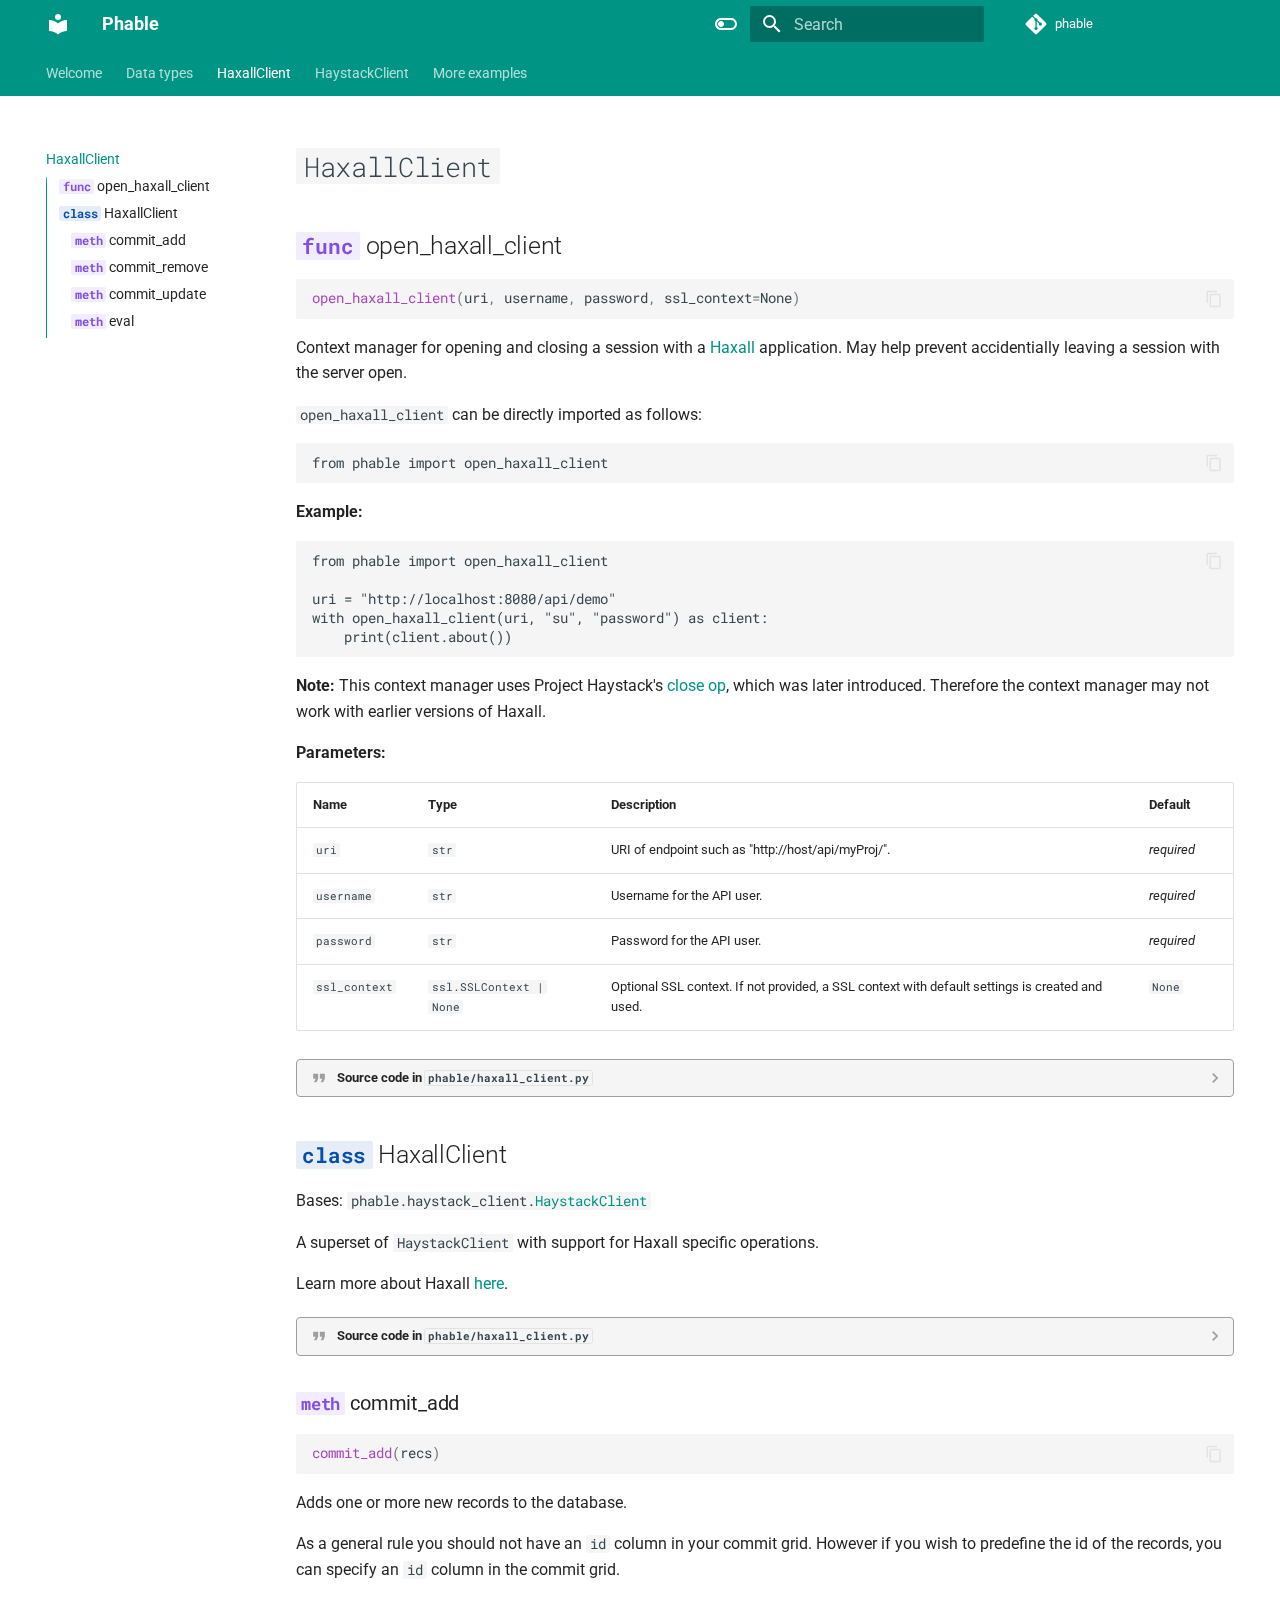
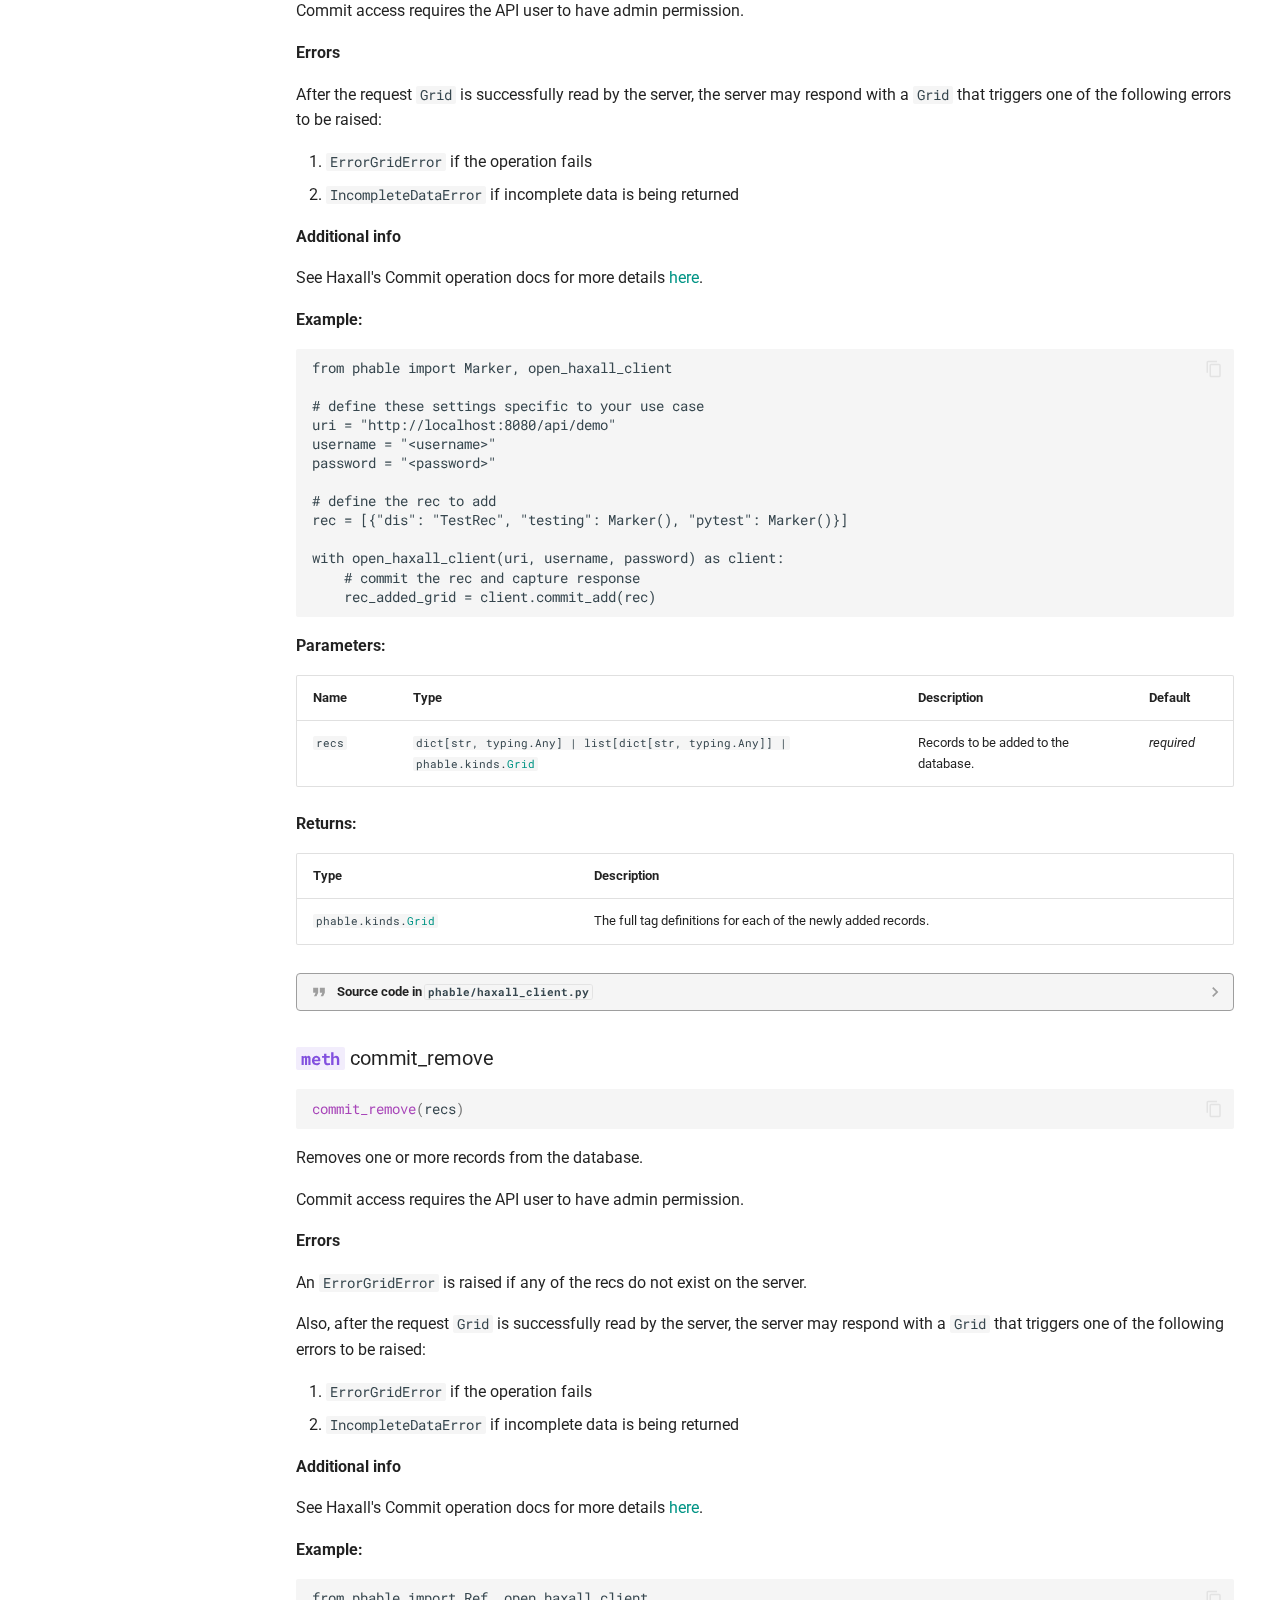
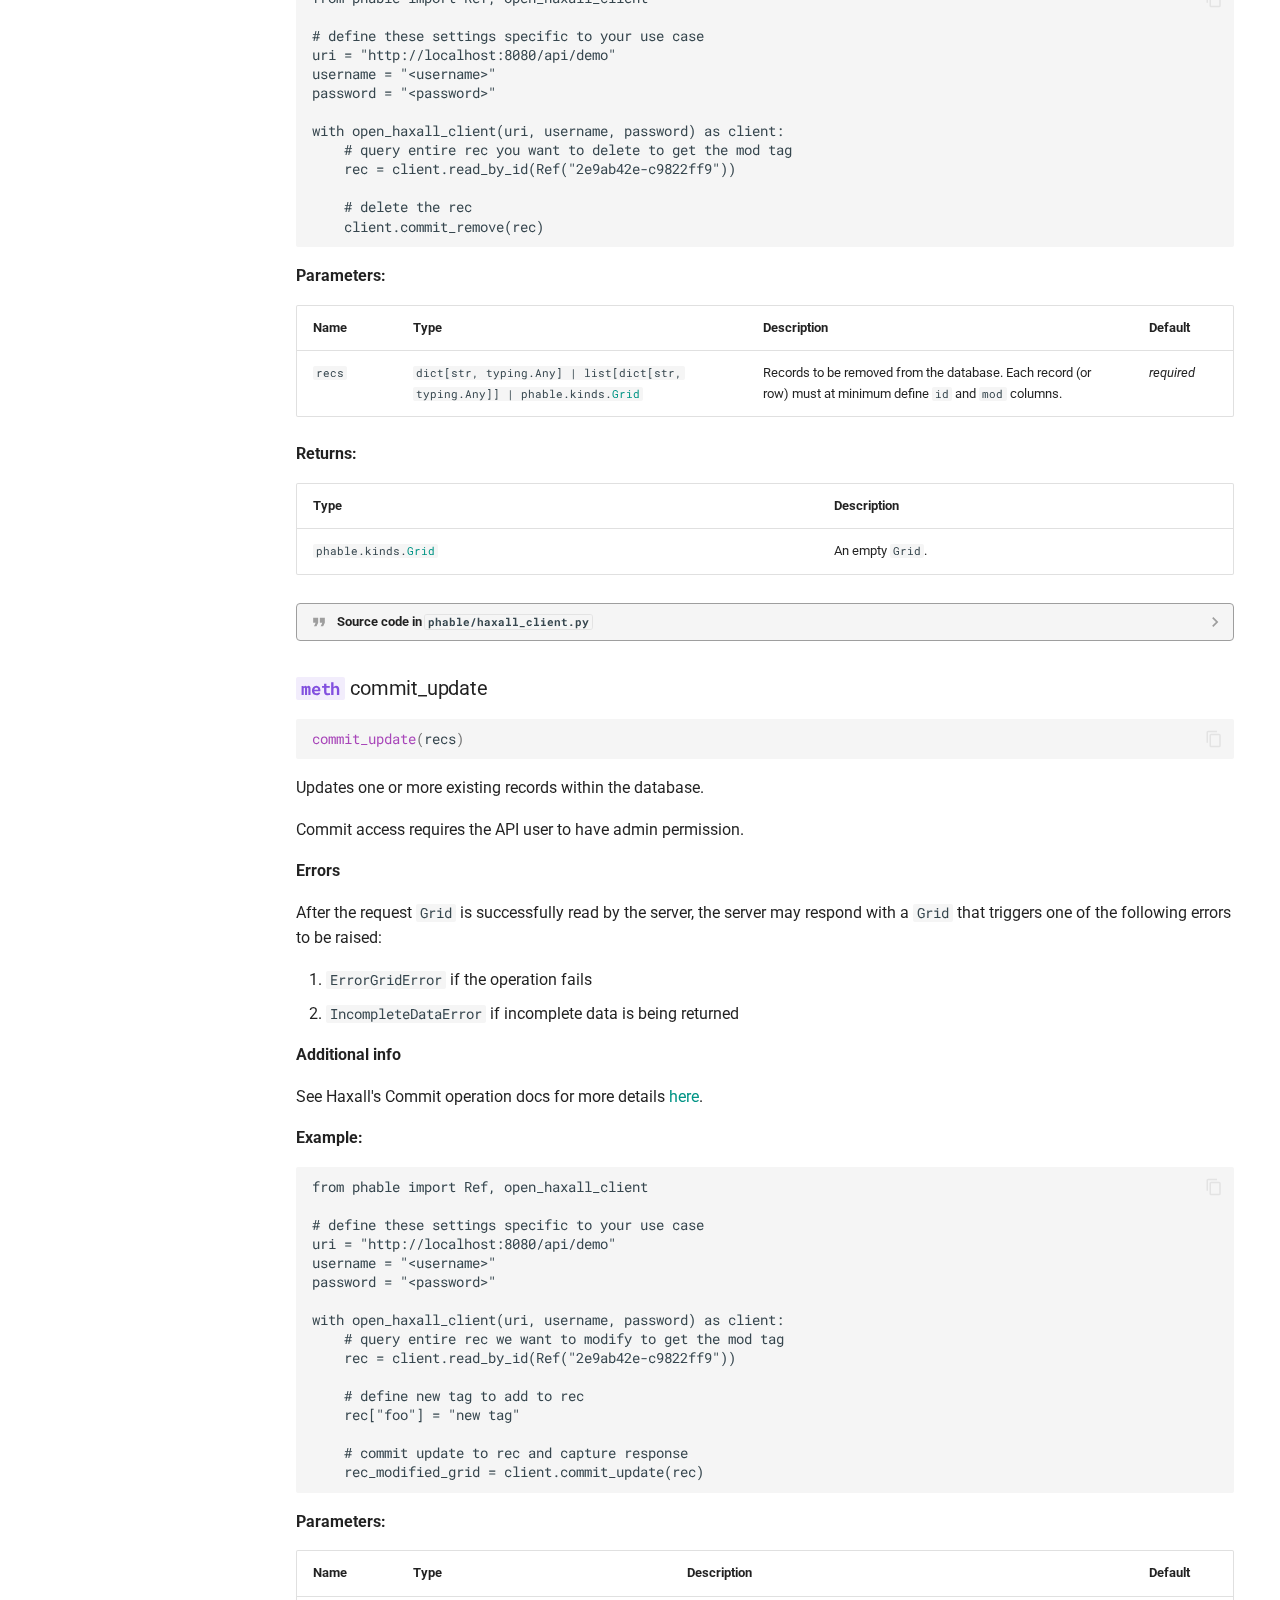
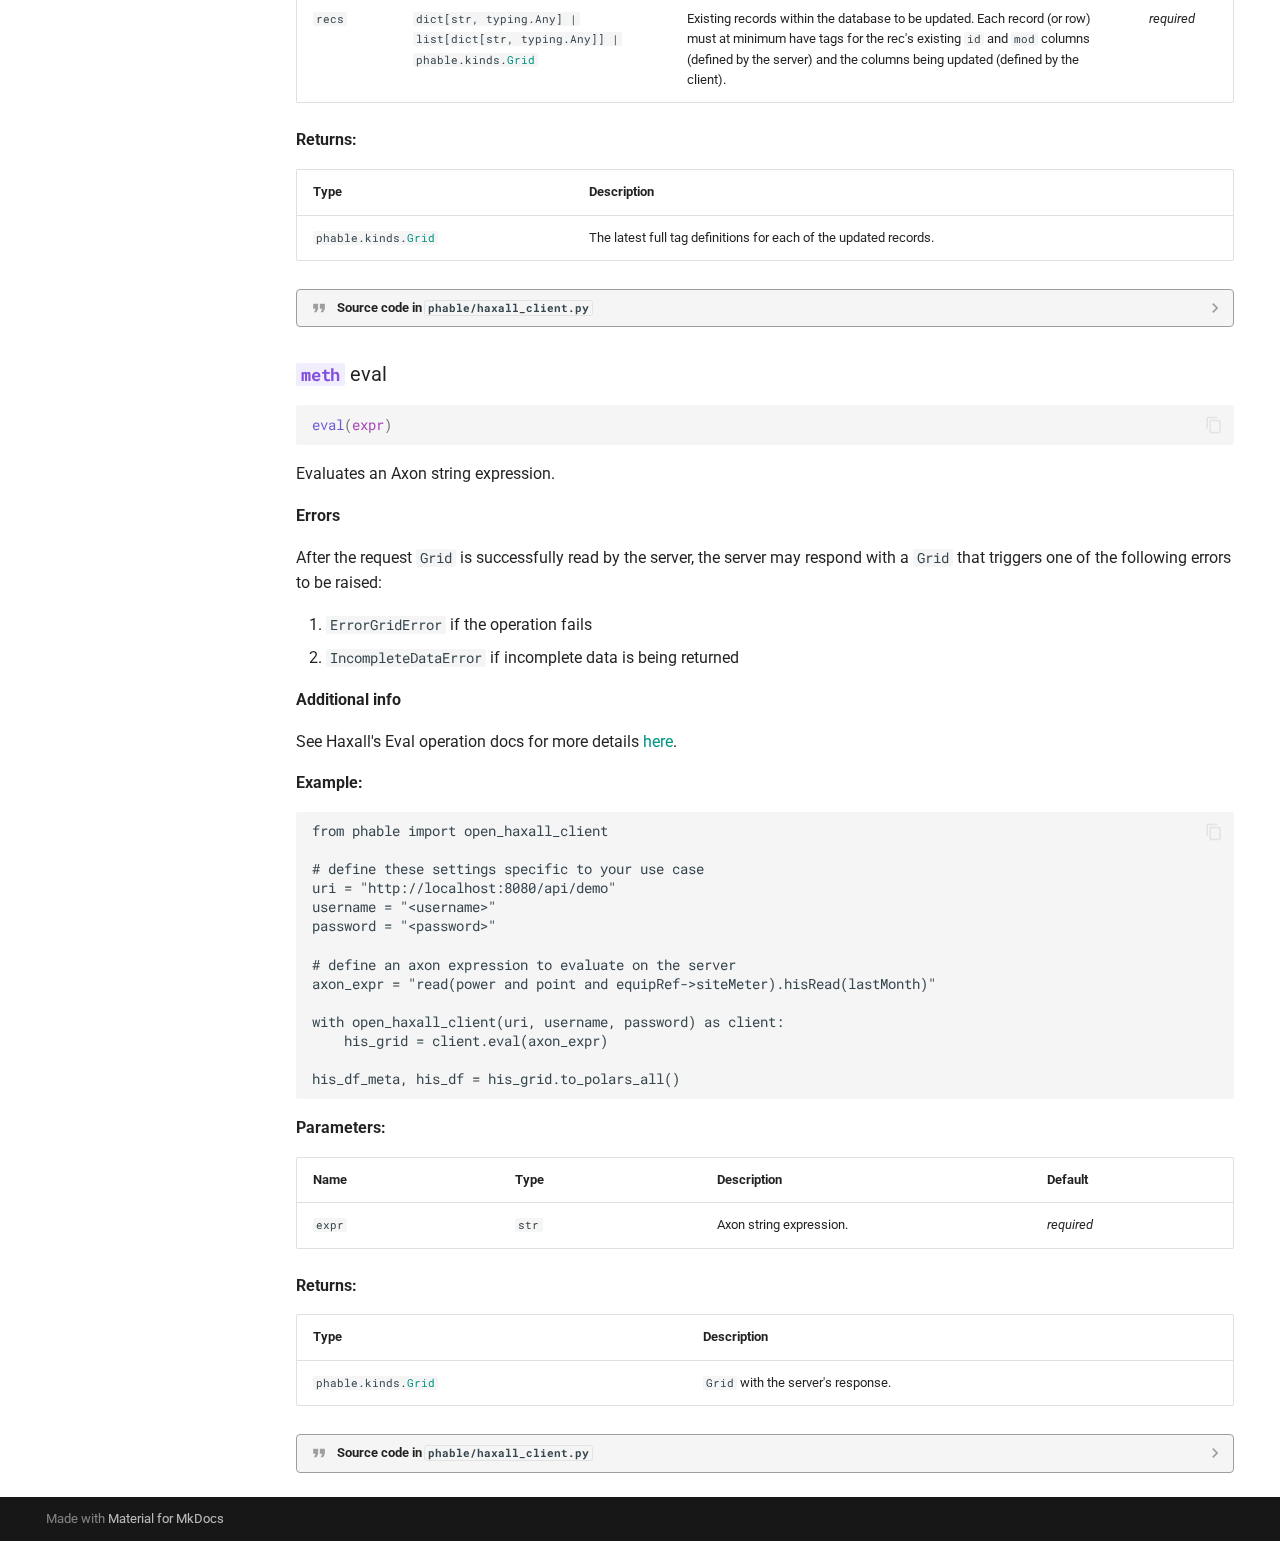
<file: haxall_client/index.html>
<!doctype html>
<html lang="en" class="no-js">
  <head>
    
      <meta charset="utf-8">
      <meta name="viewport" content="width=device-width,initial-scale=1">
      
      
      
      
        <link rel="prev" href="../data_types/">
      
      
        <link rel="next" href="../haystack_client/">
      
      
      <link rel="icon" href="../assets/images/favicon.png">
      <meta name="generator" content="mkdocs-1.5.3, mkdocs-material-9.5.18">
    
    
      
        <title>HaxallClient - Phable</title>
      
    
    
      <link rel="stylesheet" href="../assets/stylesheets/main.66ac8b77.min.css">
      
        
        <link rel="stylesheet" href="../assets/stylesheets/palette.06af60db.min.css">
      
      


    
    
      
    
    
      
        
        
        <link rel="preconnect" href="https://fonts.gstatic.com" crossorigin>
        <link rel="stylesheet" href="https://fonts.googleapis.com/css?family=Roboto:300,300i,400,400i,700,700i%7CRoboto+Mono:400,400i,700,700i&display=fallback">
        <style>:root{--md-text-font:"Roboto";--md-code-font:"Roboto Mono"}</style>
      
    
    
      <link rel="stylesheet" href="../assets/_mkdocstrings.css">
    
    <script>__md_scope=new URL("..",location),__md_hash=e=>[...e].reduce((e,_)=>(e<<5)-e+_.charCodeAt(0),0),__md_get=(e,_=localStorage,t=__md_scope)=>JSON.parse(_.getItem(t.pathname+"."+e)),__md_set=(e,_,t=localStorage,a=__md_scope)=>{try{t.setItem(a.pathname+"."+e,JSON.stringify(_))}catch(e){}}</script>
    
      

    
    
    
  </head>
  
  
    
    
      
    
    
    
    
    <body dir="ltr" data-md-color-scheme="default" data-md-color-primary="teal" data-md-color-accent="purple">
  
    
    <input class="md-toggle" data-md-toggle="drawer" type="checkbox" id="__drawer" autocomplete="off">
    <input class="md-toggle" data-md-toggle="search" type="checkbox" id="__search" autocomplete="off">
    <label class="md-overlay" for="__drawer"></label>
    <div data-md-component="skip">
      
        
        <a href="#haxallclient" class="md-skip">
          Skip to content
        </a>
      
    </div>
    <div data-md-component="announce">
      
    </div>
    
    
      

<header class="md-header" data-md-component="header">
  <nav class="md-header__inner md-grid" aria-label="Header">
    <a href=".." title="Phable" class="md-header__button md-logo" aria-label="Phable" data-md-component="logo">
      
  
  <svg xmlns="http://www.w3.org/2000/svg" viewBox="0 0 24 24"><path d="M12 8a3 3 0 0 0 3-3 3 3 0 0 0-3-3 3 3 0 0 0-3 3 3 3 0 0 0 3 3m0 3.54C9.64 9.35 6.5 8 3 8v11c3.5 0 6.64 1.35 9 3.54 2.36-2.19 5.5-3.54 9-3.54V8c-3.5 0-6.64 1.35-9 3.54Z"/></svg>

    </a>
    <label class="md-header__button md-icon" for="__drawer">
      
      <svg xmlns="http://www.w3.org/2000/svg" viewBox="0 0 24 24"><path d="M3 6h18v2H3V6m0 5h18v2H3v-2m0 5h18v2H3v-2Z"/></svg>
    </label>
    <div class="md-header__title" data-md-component="header-title">
      <div class="md-header__ellipsis">
        <div class="md-header__topic">
          <span class="md-ellipsis">
            Phable
          </span>
        </div>
        <div class="md-header__topic" data-md-component="header-topic">
          <span class="md-ellipsis">
            
              HaxallClient
            
          </span>
        </div>
      </div>
    </div>
    
      
        <form class="md-header__option" data-md-component="palette">
  
    
    
    
    <input class="md-option" data-md-color-media="" data-md-color-scheme="default" data-md-color-primary="teal" data-md-color-accent="purple"  aria-label="Switch to dark mode"  type="radio" name="__palette" id="__palette_0">
    
      <label class="md-header__button md-icon" title="Switch to dark mode" for="__palette_1" hidden>
        <svg xmlns="http://www.w3.org/2000/svg" viewBox="0 0 24 24"><path d="M17 6H7c-3.31 0-6 2.69-6 6s2.69 6 6 6h10c3.31 0 6-2.69 6-6s-2.69-6-6-6zm0 10H7c-2.21 0-4-1.79-4-4s1.79-4 4-4h10c2.21 0 4 1.79 4 4s-1.79 4-4 4zM7 9c-1.66 0-3 1.34-3 3s1.34 3 3 3 3-1.34 3-3-1.34-3-3-3z"/></svg>
      </label>
    
  
    
    
    
    <input class="md-option" data-md-color-media="" data-md-color-scheme="slate" data-md-color-primary="teal" data-md-color-accent="lime"  aria-label="Switch to light mode"  type="radio" name="__palette" id="__palette_1">
    
      <label class="md-header__button md-icon" title="Switch to light mode" for="__palette_0" hidden>
        <svg xmlns="http://www.w3.org/2000/svg" viewBox="0 0 24 24"><path d="M17 7H7a5 5 0 0 0-5 5 5 5 0 0 0 5 5h10a5 5 0 0 0 5-5 5 5 0 0 0-5-5m0 8a3 3 0 0 1-3-3 3 3 0 0 1 3-3 3 3 0 0 1 3 3 3 3 0 0 1-3 3Z"/></svg>
      </label>
    
  
</form>
      
    
    
      <script>var media,input,key,value,palette=__md_get("__palette");if(palette&&palette.color){"(prefers-color-scheme)"===palette.color.media&&(media=matchMedia("(prefers-color-scheme: light)"),input=document.querySelector(media.matches?"[data-md-color-media='(prefers-color-scheme: light)']":"[data-md-color-media='(prefers-color-scheme: dark)']"),palette.color.media=input.getAttribute("data-md-color-media"),palette.color.scheme=input.getAttribute("data-md-color-scheme"),palette.color.primary=input.getAttribute("data-md-color-primary"),palette.color.accent=input.getAttribute("data-md-color-accent"));for([key,value]of Object.entries(palette.color))document.body.setAttribute("data-md-color-"+key,value)}</script>
    
    
    
      <label class="md-header__button md-icon" for="__search">
        
        <svg xmlns="http://www.w3.org/2000/svg" viewBox="0 0 24 24"><path d="M9.5 3A6.5 6.5 0 0 1 16 9.5c0 1.61-.59 3.09-1.56 4.23l.27.27h.79l5 5-1.5 1.5-5-5v-.79l-.27-.27A6.516 6.516 0 0 1 9.5 16 6.5 6.5 0 0 1 3 9.5 6.5 6.5 0 0 1 9.5 3m0 2C7 5 5 7 5 9.5S7 14 9.5 14 14 12 14 9.5 12 5 9.5 5Z"/></svg>
      </label>
      <div class="md-search" data-md-component="search" role="dialog">
  <label class="md-search__overlay" for="__search"></label>
  <div class="md-search__inner" role="search">
    <form class="md-search__form" name="search">
      <input type="text" class="md-search__input" name="query" aria-label="Search" placeholder="Search" autocapitalize="off" autocorrect="off" autocomplete="off" spellcheck="false" data-md-component="search-query" required>
      <label class="md-search__icon md-icon" for="__search">
        
        <svg xmlns="http://www.w3.org/2000/svg" viewBox="0 0 24 24"><path d="M9.5 3A6.5 6.5 0 0 1 16 9.5c0 1.61-.59 3.09-1.56 4.23l.27.27h.79l5 5-1.5 1.5-5-5v-.79l-.27-.27A6.516 6.516 0 0 1 9.5 16 6.5 6.5 0 0 1 3 9.5 6.5 6.5 0 0 1 9.5 3m0 2C7 5 5 7 5 9.5S7 14 9.5 14 14 12 14 9.5 12 5 9.5 5Z"/></svg>
        
        <svg xmlns="http://www.w3.org/2000/svg" viewBox="0 0 24 24"><path d="M20 11v2H8l5.5 5.5-1.42 1.42L4.16 12l7.92-7.92L13.5 5.5 8 11h12Z"/></svg>
      </label>
      <nav class="md-search__options" aria-label="Search">
        
        <button type="reset" class="md-search__icon md-icon" title="Clear" aria-label="Clear" tabindex="-1">
          
          <svg xmlns="http://www.w3.org/2000/svg" viewBox="0 0 24 24"><path d="M19 6.41 17.59 5 12 10.59 6.41 5 5 6.41 10.59 12 5 17.59 6.41 19 12 13.41 17.59 19 19 17.59 13.41 12 19 6.41Z"/></svg>
        </button>
      </nav>
      
        <div class="md-search__suggest" data-md-component="search-suggest"></div>
      
    </form>
    <div class="md-search__output">
      <div class="md-search__scrollwrap" data-md-scrollfix>
        <div class="md-search-result" data-md-component="search-result">
          <div class="md-search-result__meta">
            Initializing search
          </div>
          <ol class="md-search-result__list" role="presentation"></ol>
        </div>
      </div>
    </div>
  </div>
</div>
    
    
      <div class="md-header__source">
        <a href="https://github.com/rick-jennings/phable" title="Go to repository" class="md-source" data-md-component="source">
  <div class="md-source__icon md-icon">
    
    <svg xmlns="http://www.w3.org/2000/svg" viewBox="0 0 448 512"><!--! Font Awesome Free 6.5.2 by @fontawesome - https://fontawesome.com License - https://fontawesome.com/license/free (Icons: CC BY 4.0, Fonts: SIL OFL 1.1, Code: MIT License) Copyright 2024 Fonticons, Inc.--><path d="M439.55 236.05 244 40.45a28.87 28.87 0 0 0-40.81 0l-40.66 40.63 51.52 51.52c27.06-9.14 52.68 16.77 43.39 43.68l49.66 49.66c34.23-11.8 61.18 31 35.47 56.69-26.49 26.49-70.21-2.87-56-37.34L240.22 199v121.85c25.3 12.54 22.26 41.85 9.08 55a34.34 34.34 0 0 1-48.55 0c-17.57-17.6-11.07-46.91 11.25-56v-123c-20.8-8.51-24.6-30.74-18.64-45L142.57 101 8.45 235.14a28.86 28.86 0 0 0 0 40.81l195.61 195.6a28.86 28.86 0 0 0 40.8 0l194.69-194.69a28.86 28.86 0 0 0 0-40.81z"/></svg>
  </div>
  <div class="md-source__repository">
    phable
  </div>
</a>
      </div>
    
  </nav>
  
</header>
    
    <div class="md-container" data-md-component="container">
      
      
        
          
            
<nav class="md-tabs" aria-label="Tabs" data-md-component="tabs">
  <div class="md-grid">
    <ul class="md-tabs__list">
      
        
  
  
  
    <li class="md-tabs__item">
      <a href=".." class="md-tabs__link">
        
  
    
  
  Welcome

      </a>
    </li>
  

      
        
  
  
  
    <li class="md-tabs__item">
      <a href="../data_types/" class="md-tabs__link">
        
  
    
  
  Data types

      </a>
    </li>
  

      
        
  
  
    
  
  
    <li class="md-tabs__item md-tabs__item--active">
      <a href="./" class="md-tabs__link">
        
  
    
  
  HaxallClient

      </a>
    </li>
  

      
        
  
  
  
    <li class="md-tabs__item">
      <a href="../haystack_client/" class="md-tabs__link">
        
  
    
  
  HaystackClient

      </a>
    </li>
  

      
        
  
  
  
    <li class="md-tabs__item">
      <a href="../more_examples/" class="md-tabs__link">
        
  
    
  
  More examples

      </a>
    </li>
  

      
    </ul>
  </div>
</nav>
          
        
      
      <main class="md-main" data-md-component="main">
        <div class="md-main__inner md-grid">
          
            
              
              <div class="md-sidebar md-sidebar--primary" data-md-component="sidebar" data-md-type="navigation" >
                <div class="md-sidebar__scrollwrap">
                  <div class="md-sidebar__inner">
                    


  


  

<nav class="md-nav md-nav--primary md-nav--lifted md-nav--integrated" aria-label="Navigation" data-md-level="0">
  <label class="md-nav__title" for="__drawer">
    <a href=".." title="Phable" class="md-nav__button md-logo" aria-label="Phable" data-md-component="logo">
      
  
  <svg xmlns="http://www.w3.org/2000/svg" viewBox="0 0 24 24"><path d="M12 8a3 3 0 0 0 3-3 3 3 0 0 0-3-3 3 3 0 0 0-3 3 3 3 0 0 0 3 3m0 3.54C9.64 9.35 6.5 8 3 8v11c3.5 0 6.64 1.35 9 3.54 2.36-2.19 5.5-3.54 9-3.54V8c-3.5 0-6.64 1.35-9 3.54Z"/></svg>

    </a>
    Phable
  </label>
  
    <div class="md-nav__source">
      <a href="https://github.com/rick-jennings/phable" title="Go to repository" class="md-source" data-md-component="source">
  <div class="md-source__icon md-icon">
    
    <svg xmlns="http://www.w3.org/2000/svg" viewBox="0 0 448 512"><!--! Font Awesome Free 6.5.2 by @fontawesome - https://fontawesome.com License - https://fontawesome.com/license/free (Icons: CC BY 4.0, Fonts: SIL OFL 1.1, Code: MIT License) Copyright 2024 Fonticons, Inc.--><path d="M439.55 236.05 244 40.45a28.87 28.87 0 0 0-40.81 0l-40.66 40.63 51.52 51.52c27.06-9.14 52.68 16.77 43.39 43.68l49.66 49.66c34.23-11.8 61.18 31 35.47 56.69-26.49 26.49-70.21-2.87-56-37.34L240.22 199v121.85c25.3 12.54 22.26 41.85 9.08 55a34.34 34.34 0 0 1-48.55 0c-17.57-17.6-11.07-46.91 11.25-56v-123c-20.8-8.51-24.6-30.74-18.64-45L142.57 101 8.45 235.14a28.86 28.86 0 0 0 0 40.81l195.61 195.6a28.86 28.86 0 0 0 40.8 0l194.69-194.69a28.86 28.86 0 0 0 0-40.81z"/></svg>
  </div>
  <div class="md-source__repository">
    phable
  </div>
</a>
    </div>
  
  <ul class="md-nav__list" data-md-scrollfix>
    
      
      
  
  
  
  
    <li class="md-nav__item">
      <a href=".." class="md-nav__link">
        
  
  <span class="md-ellipsis">
    Welcome
  </span>
  

      </a>
    </li>
  

    
      
      
  
  
  
  
    <li class="md-nav__item">
      <a href="../data_types/" class="md-nav__link">
        
  
  <span class="md-ellipsis">
    Data types
  </span>
  

      </a>
    </li>
  

    
      
      
  
  
    
  
  
  
    <li class="md-nav__item md-nav__item--active">
      
      <input class="md-nav__toggle md-toggle" type="checkbox" id="__toc">
      
      
        
      
      
        <label class="md-nav__link md-nav__link--active" for="__toc">
          
  
  <span class="md-ellipsis">
    HaxallClient
  </span>
  

          <span class="md-nav__icon md-icon"></span>
        </label>
      
      <a href="./" class="md-nav__link md-nav__link--active">
        
  
  <span class="md-ellipsis">
    HaxallClient
  </span>
  

      </a>
      
        

<nav class="md-nav md-nav--secondary" aria-label="Table of contents">
  
  
  
    
  
  
    <label class="md-nav__title" for="__toc">
      <span class="md-nav__icon md-icon"></span>
      Table of contents
    </label>
    <ul class="md-nav__list" data-md-component="toc" data-md-scrollfix>
      
        <li class="md-nav__item">
  <a href="#phable.haxall_client.open_haxall_client" class="md-nav__link">
    <span class="md-ellipsis">
      <code class="doc-symbol doc-symbol-toc doc-symbol-function"></code>&nbsp;open_haxall_client
    </span>
  </a>
  
</li>
      
        <li class="md-nav__item">
  <a href="#phable.haxall_client.HaxallClient" class="md-nav__link">
    <span class="md-ellipsis">
      <code class="doc-symbol doc-symbol-toc doc-symbol-class"></code>&nbsp;HaxallClient
    </span>
  </a>
  
    <nav class="md-nav" aria-label=" HaxallClient">
      <ul class="md-nav__list">
        
          <li class="md-nav__item">
  <a href="#phable.haxall_client.HaxallClient.commit_add" class="md-nav__link">
    <span class="md-ellipsis">
      <code class="doc-symbol doc-symbol-toc doc-symbol-method"></code>&nbsp;commit_add
    </span>
  </a>
  
</li>
        
          <li class="md-nav__item">
  <a href="#phable.haxall_client.HaxallClient.commit_remove" class="md-nav__link">
    <span class="md-ellipsis">
      <code class="doc-symbol doc-symbol-toc doc-symbol-method"></code>&nbsp;commit_remove
    </span>
  </a>
  
</li>
        
          <li class="md-nav__item">
  <a href="#phable.haxall_client.HaxallClient.commit_update" class="md-nav__link">
    <span class="md-ellipsis">
      <code class="doc-symbol doc-symbol-toc doc-symbol-method"></code>&nbsp;commit_update
    </span>
  </a>
  
</li>
        
          <li class="md-nav__item">
  <a href="#phable.haxall_client.HaxallClient.eval" class="md-nav__link">
    <span class="md-ellipsis">
      <code class="doc-symbol doc-symbol-toc doc-symbol-method"></code>&nbsp;eval
    </span>
  </a>
  
</li>
        
      </ul>
    </nav>
  
</li>
      
    </ul>
  
</nav>
      
    </li>
  

    
      
      
  
  
  
  
    <li class="md-nav__item">
      <a href="../haystack_client/" class="md-nav__link">
        
  
  <span class="md-ellipsis">
    HaystackClient
  </span>
  

      </a>
    </li>
  

    
      
      
  
  
  
  
    <li class="md-nav__item">
      <a href="../more_examples/" class="md-nav__link">
        
  
  <span class="md-ellipsis">
    More examples
  </span>
  

      </a>
    </li>
  

    
  </ul>
</nav>
                  </div>
                </div>
              </div>
            
            
          
          
            <div class="md-content" data-md-component="content">
              <article class="md-content__inner md-typeset">
                
                  

  
  


<h1 id="haxallclient"><code>HaxallClient</code></h1>


<div class="doc doc-object doc-function">


<h2 id="phable.haxall_client.open_haxall_client" class="doc doc-heading">
<code class="doc-symbol doc-symbol-heading doc-symbol-function"></code>            <span class="doc doc-object-name doc-function-name">open_haxall_client</span>


</h2>
<div class="doc-signature highlight"><pre><span></span><code><span class="nf">open_haxall_client</span><span class="p">(</span><span class="n">uri</span><span class="p">,</span> <span class="n">username</span><span class="p">,</span> <span class="n">password</span><span class="p">,</span> <span class="n">ssl_context</span><span class="o">=</span><span class="kc">None</span><span class="p">)</span>
</code></pre></div>

    <div class="doc doc-contents first">

      <p>Context manager for opening and closing a session with a
<a href="https://haxall.io/">Haxall</a> application. May help prevent accidentially leaving a
session with the server open.</p>
<p><code>open_haxall_client</code> can be directly imported as follows:</p>
<pre><code class="language-python">from phable import open_haxall_client
</code></pre>
<p><strong>Example:</strong></p>
<pre><code class="language-python">from phable import open_haxall_client

uri = &quot;http://localhost:8080/api/demo&quot;
with open_haxall_client(uri, &quot;su&quot;, &quot;password&quot;) as client:
    print(client.about())
</code></pre>
<p><strong>Note:</strong> This context manager uses Project Haystack's
<a href="https://project-haystack.org/doc/docHaystack/Ops#close">close op</a>, which was
later introduced. Therefore the context manager may not work with earlier versions
of Haxall.</p>


<p><span class="doc-section-title">Parameters:</span></p>
    <table>
      <thead>
        <tr>
          <th>Name</th>
          <th>Type</th>
          <th>Description</th>
          <th>Default</th>
        </tr>
      </thead>
      <tbody>
          <tr class="doc-section-item">
            <td><code>uri</code></td>
            <td>
                  <code>str</code>
            </td>
            <td>
              <div class="doc-md-description">
                <p>URI of endpoint such as "http://host/api/myProj/".</p>
              </div>
            </td>
            <td>
                <em>required</em>
            </td>
          </tr>
          <tr class="doc-section-item">
            <td><code>username</code></td>
            <td>
                  <code>str</code>
            </td>
            <td>
              <div class="doc-md-description">
                <p>Username for the API user.</p>
              </div>
            </td>
            <td>
                <em>required</em>
            </td>
          </tr>
          <tr class="doc-section-item">
            <td><code>password</code></td>
            <td>
                  <code>str</code>
            </td>
            <td>
              <div class="doc-md-description">
                <p>Password for the API user.</p>
              </div>
            </td>
            <td>
                <em>required</em>
            </td>
          </tr>
          <tr class="doc-section-item">
            <td><code>ssl_context</code></td>
            <td>
                  <code>ssl.<span title="ssl.SSLContext">SSLContext</span> | None</code>
            </td>
            <td>
              <div class="doc-md-description">
                <p>Optional SSL context. If not provided, a SSL context with default
settings is created and used.</p>
              </div>
            </td>
            <td>
                  <code>None</code>
            </td>
          </tr>
      </tbody>
    </table>

            <details class="quote">
              <summary>Source code in <code>phable/haxall_client.py</code></summary>
              <div class="highlight"><table class="highlighttable"><tr><td class="linenos"><div class="linenodiv"><pre><span></span><span class="normal">13</span>
<span class="normal">14</span>
<span class="normal">15</span>
<span class="normal">16</span>
<span class="normal">17</span>
<span class="normal">18</span>
<span class="normal">19</span>
<span class="normal">20</span>
<span class="normal">21</span>
<span class="normal">22</span>
<span class="normal">23</span>
<span class="normal">24</span>
<span class="normal">25</span>
<span class="normal">26</span>
<span class="normal">27</span>
<span class="normal">28</span>
<span class="normal">29</span>
<span class="normal">30</span>
<span class="normal">31</span>
<span class="normal">32</span>
<span class="normal">33</span>
<span class="normal">34</span>
<span class="normal">35</span>
<span class="normal">36</span>
<span class="normal">37</span>
<span class="normal">38</span>
<span class="normal">39</span>
<span class="normal">40</span>
<span class="normal">41</span>
<span class="normal">42</span>
<span class="normal">43</span>
<span class="normal">44</span>
<span class="normal">45</span>
<span class="normal">46</span>
<span class="normal">47</span>
<span class="normal">48</span>
<span class="normal">49</span>
<span class="normal">50</span>
<span class="normal">51</span>
<span class="normal">52</span>
<span class="normal">53</span></pre></div></td><td class="code"><div><pre><span></span><code><span class="nd">@contextmanager</span>
<span class="k">def</span> <span class="nf">open_haxall_client</span><span class="p">(</span>
    <span class="n">uri</span><span class="p">:</span> <span class="nb">str</span><span class="p">,</span> <span class="n">username</span><span class="p">:</span> <span class="nb">str</span><span class="p">,</span> <span class="n">password</span><span class="p">:</span> <span class="nb">str</span><span class="p">,</span> <span class="n">ssl_context</span><span class="p">:</span> <span class="n">SSLContext</span> <span class="o">|</span> <span class="kc">None</span> <span class="o">=</span> <span class="kc">None</span>
<span class="p">)</span> <span class="o">-&gt;</span> <span class="n">Generator</span><span class="p">[</span><span class="n">HaxallClient</span><span class="p">,</span> <span class="kc">None</span><span class="p">,</span> <span class="kc">None</span><span class="p">]:</span>
<span class="w">    </span><span class="sd">&quot;&quot;&quot;Context manager for opening and closing a session with a</span>
<span class="sd">    [Haxall](https://haxall.io/) application. May help prevent accidentially leaving a</span>
<span class="sd">    session with the server open.</span>

<span class="sd">    `open_haxall_client` can be directly imported as follows:</span>

<span class="sd">    ```python</span>
<span class="sd">    from phable import open_haxall_client</span>
<span class="sd">    ```</span>

<span class="sd">    **Example:**</span>

<span class="sd">    ```python</span>
<span class="sd">    from phable import open_haxall_client</span>

<span class="sd">    uri = &quot;http://localhost:8080/api/demo&quot;</span>
<span class="sd">    with open_haxall_client(uri, &quot;su&quot;, &quot;password&quot;) as client:</span>
<span class="sd">        print(client.about())</span>
<span class="sd">    ```</span>

<span class="sd">    **Note:** This context manager uses Project Haystack&#39;s</span>
<span class="sd">    [close op](https://project-haystack.org/doc/docHaystack/Ops#close), which was</span>
<span class="sd">    later introduced. Therefore the context manager may not work with earlier versions</span>
<span class="sd">    of Haxall.</span>

<span class="sd">    Parameters:</span>
<span class="sd">        uri: URI of endpoint such as &quot;http://host/api/myProj/&quot;.</span>
<span class="sd">        username: Username for the API user.</span>
<span class="sd">        password: Password for the API user.</span>
<span class="sd">        ssl_context:</span>
<span class="sd">            Optional SSL context. If not provided, a SSL context with default</span>
<span class="sd">            settings is created and used.</span>
<span class="sd">    &quot;&quot;&quot;</span>

    <span class="n">client</span> <span class="o">=</span> <span class="n">HaxallClient</span><span class="o">.</span><span class="n">open</span><span class="p">(</span><span class="n">uri</span><span class="p">,</span> <span class="n">username</span><span class="p">,</span> <span class="n">password</span><span class="p">,</span> <span class="n">ssl_context</span><span class="o">=</span><span class="n">ssl_context</span><span class="p">)</span>
    <span class="k">yield</span> <span class="n">client</span>
    <span class="n">client</span><span class="o">.</span><span class="n">close</span><span class="p">()</span>
</code></pre></div></td></tr></table></div>
            </details>
    </div>

</div>

<div class="doc doc-object doc-class">



<h2 id="phable.haxall_client.HaxallClient" class="doc doc-heading">
<code class="doc-symbol doc-symbol-heading doc-symbol-class"></code>            <span class="doc doc-object-name doc-class-name">HaxallClient</span>


</h2>


    <div class="doc doc-contents first">
            <p class="doc doc-class-bases">
              Bases: <code>phable.<span title="phable.haystack_client">haystack_client</span>.<a class="autorefs autorefs-internal" title="phable.haystack_client.HaystackClient" href="../haystack_client/#phable.haystack_client.HaystackClient">HaystackClient</a></code></p>


      <p>A superset of <code>HaystackClient</code> with support for Haxall specific operations.</p>
<p>Learn more about Haxall <a href="https://haxall.io/">here</a>.</p>

              <details class="quote">
                <summary>Source code in <code>phable/haxall_client.py</code></summary>
                <div class="highlight"><table class="highlighttable"><tr><td class="linenos"><div class="linenodiv"><pre><span></span><span class="normal"> 56</span>
<span class="normal"> 57</span>
<span class="normal"> 58</span>
<span class="normal"> 59</span>
<span class="normal"> 60</span>
<span class="normal"> 61</span>
<span class="normal"> 62</span>
<span class="normal"> 63</span>
<span class="normal"> 64</span>
<span class="normal"> 65</span>
<span class="normal"> 66</span>
<span class="normal"> 67</span>
<span class="normal"> 68</span>
<span class="normal"> 69</span>
<span class="normal"> 70</span>
<span class="normal"> 71</span>
<span class="normal"> 72</span>
<span class="normal"> 73</span>
<span class="normal"> 74</span>
<span class="normal"> 75</span>
<span class="normal"> 76</span>
<span class="normal"> 77</span>
<span class="normal"> 78</span>
<span class="normal"> 79</span>
<span class="normal"> 80</span>
<span class="normal"> 81</span>
<span class="normal"> 82</span>
<span class="normal"> 83</span>
<span class="normal"> 84</span>
<span class="normal"> 85</span>
<span class="normal"> 86</span>
<span class="normal"> 87</span>
<span class="normal"> 88</span>
<span class="normal"> 89</span>
<span class="normal"> 90</span>
<span class="normal"> 91</span>
<span class="normal"> 92</span>
<span class="normal"> 93</span>
<span class="normal"> 94</span>
<span class="normal"> 95</span>
<span class="normal"> 96</span>
<span class="normal"> 97</span>
<span class="normal"> 98</span>
<span class="normal"> 99</span>
<span class="normal">100</span>
<span class="normal">101</span>
<span class="normal">102</span>
<span class="normal">103</span>
<span class="normal">104</span>
<span class="normal">105</span>
<span class="normal">106</span>
<span class="normal">107</span>
<span class="normal">108</span>
<span class="normal">109</span>
<span class="normal">110</span>
<span class="normal">111</span>
<span class="normal">112</span>
<span class="normal">113</span>
<span class="normal">114</span>
<span class="normal">115</span>
<span class="normal">116</span>
<span class="normal">117</span>
<span class="normal">118</span>
<span class="normal">119</span>
<span class="normal">120</span>
<span class="normal">121</span>
<span class="normal">122</span>
<span class="normal">123</span>
<span class="normal">124</span>
<span class="normal">125</span>
<span class="normal">126</span>
<span class="normal">127</span>
<span class="normal">128</span>
<span class="normal">129</span>
<span class="normal">130</span>
<span class="normal">131</span>
<span class="normal">132</span>
<span class="normal">133</span>
<span class="normal">134</span>
<span class="normal">135</span>
<span class="normal">136</span>
<span class="normal">137</span>
<span class="normal">138</span>
<span class="normal">139</span>
<span class="normal">140</span>
<span class="normal">141</span>
<span class="normal">142</span>
<span class="normal">143</span>
<span class="normal">144</span>
<span class="normal">145</span>
<span class="normal">146</span>
<span class="normal">147</span>
<span class="normal">148</span>
<span class="normal">149</span>
<span class="normal">150</span>
<span class="normal">151</span>
<span class="normal">152</span>
<span class="normal">153</span>
<span class="normal">154</span>
<span class="normal">155</span>
<span class="normal">156</span>
<span class="normal">157</span>
<span class="normal">158</span>
<span class="normal">159</span>
<span class="normal">160</span>
<span class="normal">161</span>
<span class="normal">162</span>
<span class="normal">163</span>
<span class="normal">164</span>
<span class="normal">165</span>
<span class="normal">166</span>
<span class="normal">167</span>
<span class="normal">168</span>
<span class="normal">169</span>
<span class="normal">170</span>
<span class="normal">171</span>
<span class="normal">172</span>
<span class="normal">173</span>
<span class="normal">174</span>
<span class="normal">175</span>
<span class="normal">176</span>
<span class="normal">177</span>
<span class="normal">178</span>
<span class="normal">179</span>
<span class="normal">180</span>
<span class="normal">181</span>
<span class="normal">182</span>
<span class="normal">183</span>
<span class="normal">184</span>
<span class="normal">185</span>
<span class="normal">186</span>
<span class="normal">187</span>
<span class="normal">188</span>
<span class="normal">189</span>
<span class="normal">190</span>
<span class="normal">191</span>
<span class="normal">192</span>
<span class="normal">193</span>
<span class="normal">194</span>
<span class="normal">195</span>
<span class="normal">196</span>
<span class="normal">197</span>
<span class="normal">198</span>
<span class="normal">199</span>
<span class="normal">200</span>
<span class="normal">201</span>
<span class="normal">202</span>
<span class="normal">203</span>
<span class="normal">204</span>
<span class="normal">205</span>
<span class="normal">206</span>
<span class="normal">207</span>
<span class="normal">208</span>
<span class="normal">209</span>
<span class="normal">210</span>
<span class="normal">211</span>
<span class="normal">212</span>
<span class="normal">213</span>
<span class="normal">214</span>
<span class="normal">215</span>
<span class="normal">216</span>
<span class="normal">217</span>
<span class="normal">218</span>
<span class="normal">219</span>
<span class="normal">220</span>
<span class="normal">221</span>
<span class="normal">222</span>
<span class="normal">223</span>
<span class="normal">224</span>
<span class="normal">225</span>
<span class="normal">226</span>
<span class="normal">227</span>
<span class="normal">228</span>
<span class="normal">229</span>
<span class="normal">230</span>
<span class="normal">231</span>
<span class="normal">232</span>
<span class="normal">233</span>
<span class="normal">234</span>
<span class="normal">235</span>
<span class="normal">236</span>
<span class="normal">237</span>
<span class="normal">238</span>
<span class="normal">239</span>
<span class="normal">240</span>
<span class="normal">241</span>
<span class="normal">242</span>
<span class="normal">243</span>
<span class="normal">244</span>
<span class="normal">245</span>
<span class="normal">246</span>
<span class="normal">247</span>
<span class="normal">248</span>
<span class="normal">249</span>
<span class="normal">250</span>
<span class="normal">251</span>
<span class="normal">252</span>
<span class="normal">253</span>
<span class="normal">254</span>
<span class="normal">255</span>
<span class="normal">256</span>
<span class="normal">257</span>
<span class="normal">258</span>
<span class="normal">259</span>
<span class="normal">260</span>
<span class="normal">261</span>
<span class="normal">262</span>
<span class="normal">263</span>
<span class="normal">264</span>
<span class="normal">265</span></pre></div></td><td class="code"><div><pre><span></span><code><span class="k">class</span> <span class="nc">HaxallClient</span><span class="p">(</span><span class="n">HaystackClient</span><span class="p">):</span>
<span class="w">    </span><span class="sd">&quot;&quot;&quot;A superset of `HaystackClient` with support for Haxall specific operations.</span>

<span class="sd">    Learn more about Haxall [here](https://haxall.io/).</span>
<span class="sd">    &quot;&quot;&quot;</span>

    <span class="k">def</span> <span class="nf">commit_add</span><span class="p">(</span><span class="bp">self</span><span class="p">,</span> <span class="n">recs</span><span class="p">:</span> <span class="nb">dict</span><span class="p">[</span><span class="nb">str</span><span class="p">,</span> <span class="n">Any</span><span class="p">]</span> <span class="o">|</span> <span class="nb">list</span><span class="p">[</span><span class="nb">dict</span><span class="p">[</span><span class="nb">str</span><span class="p">,</span> <span class="n">Any</span><span class="p">]]</span> <span class="o">|</span> <span class="n">Grid</span><span class="p">)</span> <span class="o">-&gt;</span> <span class="n">Grid</span><span class="p">:</span>
<span class="w">        </span><span class="sd">&quot;&quot;&quot;Adds one or more new records to the database.</span>

<span class="sd">        As a general rule you should not have an `id` column in your commit grid.</span>
<span class="sd">        However if you wish to predefine the id of the records, you can specify an `id`</span>
<span class="sd">        column in the commit grid.</span>

<span class="sd">        Commit access requires the API user to have admin permission.</span>

<span class="sd">        **Errors**</span>

<span class="sd">        After the request `Grid` is successfully read by the server, the server</span>
<span class="sd">        may respond with a `Grid` that triggers one of the following errors to be</span>
<span class="sd">        raised:</span>

<span class="sd">        1. `ErrorGridError` if the operation fails</span>
<span class="sd">        2. `IncompleteDataError` if incomplete data is being returned</span>

<span class="sd">        **Additional info**</span>

<span class="sd">        See Haxall&#39;s Commit operation docs for more details</span>
<span class="sd">        [here](https://haxall.io/doc/lib-hx/op~commit).</span>

<span class="sd">        **Example:**</span>

<span class="sd">        ```python</span>
<span class="sd">        from phable import Marker, open_haxall_client</span>

<span class="sd">        # define these settings specific to your use case</span>
<span class="sd">        uri = &quot;http://localhost:8080/api/demo&quot;</span>
<span class="sd">        username = &quot;&lt;username&gt;&quot;</span>
<span class="sd">        password = &quot;&lt;password&gt;&quot;</span>

<span class="sd">        # define the rec to add</span>
<span class="sd">        rec = [{&quot;dis&quot;: &quot;TestRec&quot;, &quot;testing&quot;: Marker(), &quot;pytest&quot;: Marker()}]</span>

<span class="sd">        with open_haxall_client(uri, username, password) as client:</span>
<span class="sd">            # commit the rec and capture response</span>
<span class="sd">            rec_added_grid = client.commit_add(rec)</span>
<span class="sd">        ```</span>

<span class="sd">        Parameters:</span>
<span class="sd">            recs: Records to be added to the database.</span>

<span class="sd">        Returns:</span>
<span class="sd">            The full tag definitions for each of the newly added records.</span>
<span class="sd">        &quot;&quot;&quot;</span>
        <span class="n">meta</span> <span class="o">=</span> <span class="p">{</span><span class="s2">&quot;commit&quot;</span><span class="p">:</span> <span class="s2">&quot;add&quot;</span><span class="p">}</span>
        <span class="k">if</span> <span class="nb">isinstance</span><span class="p">(</span><span class="n">recs</span><span class="p">,</span> <span class="n">Grid</span><span class="p">):</span>
            <span class="n">recs</span> <span class="o">=</span> <span class="n">recs</span><span class="o">.</span><span class="n">rows</span>
        <span class="k">return</span> <span class="bp">self</span><span class="o">.</span><span class="n">call</span><span class="p">(</span><span class="s2">&quot;commit&quot;</span><span class="p">,</span> <span class="n">Grid</span><span class="o">.</span><span class="n">to_grid</span><span class="p">(</span><span class="n">recs</span><span class="p">,</span> <span class="n">meta</span><span class="p">))</span>

    <span class="k">def</span> <span class="nf">commit_update</span><span class="p">(</span><span class="bp">self</span><span class="p">,</span> <span class="n">recs</span><span class="p">:</span> <span class="nb">dict</span><span class="p">[</span><span class="nb">str</span><span class="p">,</span> <span class="n">Any</span><span class="p">]</span> <span class="o">|</span> <span class="nb">list</span><span class="p">[</span><span class="nb">dict</span><span class="p">[</span><span class="nb">str</span><span class="p">,</span> <span class="n">Any</span><span class="p">]]</span> <span class="o">|</span> <span class="n">Grid</span><span class="p">)</span> <span class="o">-&gt;</span> <span class="n">Grid</span><span class="p">:</span>
<span class="w">        </span><span class="sd">&quot;&quot;&quot;Updates one or more existing records within the database.</span>

<span class="sd">        Commit access requires the API user to have admin permission.</span>

<span class="sd">        **Errors**</span>

<span class="sd">        After the request `Grid` is successfully read by the server, the server</span>
<span class="sd">        may respond with a `Grid` that triggers one of the following errors to be</span>
<span class="sd">        raised:</span>

<span class="sd">        1. `ErrorGridError` if the operation fails</span>
<span class="sd">        2. `IncompleteDataError` if incomplete data is being returned</span>

<span class="sd">        **Additional info**</span>

<span class="sd">        See Haxall&#39;s Commit operation docs for more details</span>
<span class="sd">        [here](https://haxall.io/doc/lib-hx/op~commit).</span>

<span class="sd">        **Example:**</span>

<span class="sd">        ```python</span>
<span class="sd">        from phable import Ref, open_haxall_client</span>

<span class="sd">        # define these settings specific to your use case</span>
<span class="sd">        uri = &quot;http://localhost:8080/api/demo&quot;</span>
<span class="sd">        username = &quot;&lt;username&gt;&quot;</span>
<span class="sd">        password = &quot;&lt;password&gt;&quot;</span>

<span class="sd">        with open_haxall_client(uri, username, password) as client:</span>
<span class="sd">            # query entire rec we want to modify to get the mod tag</span>
<span class="sd">            rec = client.read_by_id(Ref(&quot;2e9ab42e-c9822ff9&quot;))</span>

<span class="sd">            # define new tag to add to rec</span>
<span class="sd">            rec[&quot;foo&quot;] = &quot;new tag&quot;</span>

<span class="sd">            # commit update to rec and capture response</span>
<span class="sd">            rec_modified_grid = client.commit_update(rec)</span>
<span class="sd">        ```</span>

<span class="sd">        Parameters:</span>
<span class="sd">            recs:</span>
<span class="sd">                Existing records within the database to be updated. Each record (or</span>
<span class="sd">                row) must at minimum have tags for the rec&#39;s existing `id` and `mod`</span>
<span class="sd">                columns (defined by the server) and the columns being updated (defined</span>
<span class="sd">                by the client).</span>

<span class="sd">        Returns:</span>
<span class="sd">            The latest full tag definitions for each of the updated records.</span>
<span class="sd">        &quot;&quot;&quot;</span>
        <span class="n">meta</span> <span class="o">=</span> <span class="p">{</span><span class="s2">&quot;commit&quot;</span><span class="p">:</span> <span class="s2">&quot;update&quot;</span><span class="p">}</span>
        <span class="k">if</span> <span class="nb">isinstance</span><span class="p">(</span><span class="n">recs</span><span class="p">,</span> <span class="n">Grid</span><span class="p">):</span>
            <span class="n">recs</span> <span class="o">=</span> <span class="n">recs</span><span class="o">.</span><span class="n">rows</span>
        <span class="k">return</span> <span class="bp">self</span><span class="o">.</span><span class="n">call</span><span class="p">(</span><span class="s2">&quot;commit&quot;</span><span class="p">,</span> <span class="n">Grid</span><span class="o">.</span><span class="n">to_grid</span><span class="p">(</span><span class="n">recs</span><span class="p">,</span> <span class="n">meta</span><span class="p">))</span>

    <span class="k">def</span> <span class="nf">commit_remove</span><span class="p">(</span><span class="bp">self</span><span class="p">,</span> <span class="n">recs</span><span class="p">:</span> <span class="nb">dict</span><span class="p">[</span><span class="nb">str</span><span class="p">,</span> <span class="n">Any</span><span class="p">]</span> <span class="o">|</span> <span class="nb">list</span><span class="p">[</span><span class="nb">dict</span><span class="p">[</span><span class="nb">str</span><span class="p">,</span> <span class="n">Any</span><span class="p">]]</span> <span class="o">|</span> <span class="n">Grid</span><span class="p">)</span> <span class="o">-&gt;</span> <span class="n">Grid</span><span class="p">:</span>
<span class="w">        </span><span class="sd">&quot;&quot;&quot;Removes one or more records from the database.</span>

<span class="sd">        Commit access requires the API user to have admin permission.</span>

<span class="sd">        **Errors**</span>

<span class="sd">        An `ErrorGridError` is raised if any of the recs do not exist on</span>
<span class="sd">        the server.</span>

<span class="sd">        Also, after the request `Grid` is successfully read by the server, the server</span>
<span class="sd">        may respond with a `Grid` that triggers one of the following errors to be</span>
<span class="sd">        raised:</span>

<span class="sd">        1. `ErrorGridError` if the operation fails</span>
<span class="sd">        2. `IncompleteDataError` if incomplete data is being returned</span>

<span class="sd">        **Additional info**</span>

<span class="sd">        See Haxall&#39;s Commit operation docs for more details</span>
<span class="sd">        [here](https://haxall.io/doc/lib-hx/op~commit).</span>

<span class="sd">        **Example:**</span>

<span class="sd">        ```python</span>
<span class="sd">        from phable import Ref, open_haxall_client</span>

<span class="sd">        # define these settings specific to your use case</span>
<span class="sd">        uri = &quot;http://localhost:8080/api/demo&quot;</span>
<span class="sd">        username = &quot;&lt;username&gt;&quot;</span>
<span class="sd">        password = &quot;&lt;password&gt;&quot;</span>

<span class="sd">        with open_haxall_client(uri, username, password) as client:</span>
<span class="sd">            # query entire rec you want to delete to get the mod tag</span>
<span class="sd">            rec = client.read_by_id(Ref(&quot;2e9ab42e-c9822ff9&quot;))</span>

<span class="sd">            # delete the rec</span>
<span class="sd">            client.commit_remove(rec)</span>
<span class="sd">        ```</span>

<span class="sd">        Parameters:</span>
<span class="sd">            recs:</span>
<span class="sd">                Records to be removed from the database. Each record (or row) must at</span>
<span class="sd">                minimum define `id` and `mod` columns.</span>

<span class="sd">        Returns:</span>
<span class="sd">            An empty `Grid`.</span>
<span class="sd">        &quot;&quot;&quot;</span>
        <span class="n">meta</span> <span class="o">=</span> <span class="p">{</span><span class="s2">&quot;commit&quot;</span><span class="p">:</span> <span class="s2">&quot;remove&quot;</span><span class="p">}</span>
        <span class="k">if</span> <span class="nb">isinstance</span><span class="p">(</span><span class="n">recs</span><span class="p">,</span> <span class="n">Grid</span><span class="p">):</span>
            <span class="n">recs</span> <span class="o">=</span> <span class="n">recs</span><span class="o">.</span><span class="n">rows</span>
        <span class="k">return</span> <span class="bp">self</span><span class="o">.</span><span class="n">call</span><span class="p">(</span><span class="s2">&quot;commit&quot;</span><span class="p">,</span> <span class="n">Grid</span><span class="o">.</span><span class="n">to_grid</span><span class="p">(</span><span class="n">recs</span><span class="p">,</span> <span class="n">meta</span><span class="p">))</span>

    <span class="k">def</span> <span class="nf">eval</span><span class="p">(</span><span class="bp">self</span><span class="p">,</span> <span class="n">expr</span><span class="p">:</span> <span class="nb">str</span><span class="p">)</span> <span class="o">-&gt;</span> <span class="n">Grid</span><span class="p">:</span>
<span class="w">        </span><span class="sd">&quot;&quot;&quot;Evaluates an Axon string expression.</span>

<span class="sd">        **Errors**</span>

<span class="sd">        After the request `Grid` is successfully read by the server, the server</span>
<span class="sd">        may respond with a `Grid` that triggers one of the following errors to be</span>
<span class="sd">        raised:</span>

<span class="sd">        1. `ErrorGridError` if the operation fails</span>
<span class="sd">        2. `IncompleteDataError` if incomplete data is being returned</span>

<span class="sd">        **Additional info**</span>

<span class="sd">        See Haxall&#39;s Eval operation docs for more details</span>
<span class="sd">        [here](https://haxall.io/doc/lib-hx/op~eval).</span>

<span class="sd">        **Example:**</span>

<span class="sd">        ```python</span>
<span class="sd">        from phable import open_haxall_client</span>

<span class="sd">        # define these settings specific to your use case</span>
<span class="sd">        uri = &quot;http://localhost:8080/api/demo&quot;</span>
<span class="sd">        username = &quot;&lt;username&gt;&quot;</span>
<span class="sd">        password = &quot;&lt;password&gt;&quot;</span>

<span class="sd">        # define an axon expression to evaluate on the server</span>
<span class="sd">        axon_expr = &quot;read(power and point and equipRef-&gt;siteMeter).hisRead(lastMonth)&quot;</span>

<span class="sd">        with open_haxall_client(uri, username, password) as client:</span>
<span class="sd">            his_grid = client.eval(axon_expr)</span>

<span class="sd">        his_df_meta, his_df = his_grid.to_polars_all()</span>
<span class="sd">        ```</span>

<span class="sd">        Parameters:</span>
<span class="sd">            expr: Axon string expression.</span>

<span class="sd">        Returns:</span>
<span class="sd">            `Grid` with the server&#39;s response.</span>
<span class="sd">        &quot;&quot;&quot;</span>

        <span class="k">return</span> <span class="bp">self</span><span class="o">.</span><span class="n">call</span><span class="p">(</span><span class="s2">&quot;eval&quot;</span><span class="p">,</span> <span class="n">Grid</span><span class="o">.</span><span class="n">to_grid</span><span class="p">({</span><span class="s2">&quot;expr&quot;</span><span class="p">:</span> <span class="n">expr</span><span class="p">}))</span>
</code></pre></div></td></tr></table></div>
              </details>



  <div class="doc doc-children">









<div class="doc doc-object doc-function">


<h3 id="phable.haxall_client.HaxallClient.commit_add" class="doc doc-heading">
<code class="doc-symbol doc-symbol-heading doc-symbol-method"></code>            <span class="doc doc-object-name doc-function-name">commit_add</span>


</h3>
<div class="doc-signature highlight"><pre><span></span><code><span class="nf">commit_add</span><span class="p">(</span><span class="n">recs</span><span class="p">)</span>
</code></pre></div>

    <div class="doc doc-contents ">

      <p>Adds one or more new records to the database.</p>
<p>As a general rule you should not have an <code>id</code> column in your commit grid.
However if you wish to predefine the id of the records, you can specify an <code>id</code>
column in the commit grid.</p>
<p>Commit access requires the API user to have admin permission.</p>
<p><strong>Errors</strong></p>
<p>After the request <code>Grid</code> is successfully read by the server, the server
may respond with a <code>Grid</code> that triggers one of the following errors to be
raised:</p>
<ol>
<li><code>ErrorGridError</code> if the operation fails</li>
<li><code>IncompleteDataError</code> if incomplete data is being returned</li>
</ol>
<p><strong>Additional info</strong></p>
<p>See Haxall's Commit operation docs for more details
<a href="https://haxall.io/doc/lib-hx/op~commit">here</a>.</p>
<p><strong>Example:</strong></p>
<pre><code class="language-python">from phable import Marker, open_haxall_client

# define these settings specific to your use case
uri = &quot;http://localhost:8080/api/demo&quot;
username = &quot;&lt;username&gt;&quot;
password = &quot;&lt;password&gt;&quot;

# define the rec to add
rec = [{&quot;dis&quot;: &quot;TestRec&quot;, &quot;testing&quot;: Marker(), &quot;pytest&quot;: Marker()}]

with open_haxall_client(uri, username, password) as client:
    # commit the rec and capture response
    rec_added_grid = client.commit_add(rec)
</code></pre>


<p><span class="doc-section-title">Parameters:</span></p>
    <table>
      <thead>
        <tr>
          <th>Name</th>
          <th>Type</th>
          <th>Description</th>
          <th>Default</th>
        </tr>
      </thead>
      <tbody>
          <tr class="doc-section-item">
            <td><code>recs</code></td>
            <td>
                  <code>dict[str, typing.<span title="typing.Any">Any</span>] | list[dict[str, typing.<span title="typing.Any">Any</span>]] | phable.<span title="phable.kinds">kinds</span>.<a class="autorefs autorefs-internal" title="phable.kinds.Grid" href="../data_types/#phable.kinds.Grid">Grid</a></code>
            </td>
            <td>
              <div class="doc-md-description">
                <p>Records to be added to the database.</p>
              </div>
            </td>
            <td>
                <em>required</em>
            </td>
          </tr>
      </tbody>
    </table>


    <p><span class="doc-section-title">Returns:</span></p>
    <table>
      <thead>
        <tr>
          <th>Type</th>
          <th>Description</th>
        </tr>
      </thead>
      <tbody>
          <tr class="doc-section-item">
            <td>
                  <code>phable.<span title="phable.kinds">kinds</span>.<a class="autorefs autorefs-internal" title="phable.kinds.Grid" href="../data_types/#phable.kinds.Grid">Grid</a></code>
            </td>
            <td>
              <div class="doc-md-description">
                <p>The full tag definitions for each of the newly added records.</p>
              </div>
            </td>
          </tr>
      </tbody>
    </table>

            <details class="quote">
              <summary>Source code in <code>phable/haxall_client.py</code></summary>
              <div class="highlight"><table class="highlighttable"><tr><td class="linenos"><div class="linenodiv"><pre><span></span><span class="normal"> 62</span>
<span class="normal"> 63</span>
<span class="normal"> 64</span>
<span class="normal"> 65</span>
<span class="normal"> 66</span>
<span class="normal"> 67</span>
<span class="normal"> 68</span>
<span class="normal"> 69</span>
<span class="normal"> 70</span>
<span class="normal"> 71</span>
<span class="normal"> 72</span>
<span class="normal"> 73</span>
<span class="normal"> 74</span>
<span class="normal"> 75</span>
<span class="normal"> 76</span>
<span class="normal"> 77</span>
<span class="normal"> 78</span>
<span class="normal"> 79</span>
<span class="normal"> 80</span>
<span class="normal"> 81</span>
<span class="normal"> 82</span>
<span class="normal"> 83</span>
<span class="normal"> 84</span>
<span class="normal"> 85</span>
<span class="normal"> 86</span>
<span class="normal"> 87</span>
<span class="normal"> 88</span>
<span class="normal"> 89</span>
<span class="normal"> 90</span>
<span class="normal"> 91</span>
<span class="normal"> 92</span>
<span class="normal"> 93</span>
<span class="normal"> 94</span>
<span class="normal"> 95</span>
<span class="normal"> 96</span>
<span class="normal"> 97</span>
<span class="normal"> 98</span>
<span class="normal"> 99</span>
<span class="normal">100</span>
<span class="normal">101</span>
<span class="normal">102</span>
<span class="normal">103</span>
<span class="normal">104</span>
<span class="normal">105</span>
<span class="normal">106</span>
<span class="normal">107</span>
<span class="normal">108</span>
<span class="normal">109</span>
<span class="normal">110</span>
<span class="normal">111</span>
<span class="normal">112</span></pre></div></td><td class="code"><div><pre><span></span><code><span class="k">def</span> <span class="nf">commit_add</span><span class="p">(</span><span class="bp">self</span><span class="p">,</span> <span class="n">recs</span><span class="p">:</span> <span class="nb">dict</span><span class="p">[</span><span class="nb">str</span><span class="p">,</span> <span class="n">Any</span><span class="p">]</span> <span class="o">|</span> <span class="nb">list</span><span class="p">[</span><span class="nb">dict</span><span class="p">[</span><span class="nb">str</span><span class="p">,</span> <span class="n">Any</span><span class="p">]]</span> <span class="o">|</span> <span class="n">Grid</span><span class="p">)</span> <span class="o">-&gt;</span> <span class="n">Grid</span><span class="p">:</span>
<span class="w">    </span><span class="sd">&quot;&quot;&quot;Adds one or more new records to the database.</span>

<span class="sd">    As a general rule you should not have an `id` column in your commit grid.</span>
<span class="sd">    However if you wish to predefine the id of the records, you can specify an `id`</span>
<span class="sd">    column in the commit grid.</span>

<span class="sd">    Commit access requires the API user to have admin permission.</span>

<span class="sd">    **Errors**</span>

<span class="sd">    After the request `Grid` is successfully read by the server, the server</span>
<span class="sd">    may respond with a `Grid` that triggers one of the following errors to be</span>
<span class="sd">    raised:</span>

<span class="sd">    1. `ErrorGridError` if the operation fails</span>
<span class="sd">    2. `IncompleteDataError` if incomplete data is being returned</span>

<span class="sd">    **Additional info**</span>

<span class="sd">    See Haxall&#39;s Commit operation docs for more details</span>
<span class="sd">    [here](https://haxall.io/doc/lib-hx/op~commit).</span>

<span class="sd">    **Example:**</span>

<span class="sd">    ```python</span>
<span class="sd">    from phable import Marker, open_haxall_client</span>

<span class="sd">    # define these settings specific to your use case</span>
<span class="sd">    uri = &quot;http://localhost:8080/api/demo&quot;</span>
<span class="sd">    username = &quot;&lt;username&gt;&quot;</span>
<span class="sd">    password = &quot;&lt;password&gt;&quot;</span>

<span class="sd">    # define the rec to add</span>
<span class="sd">    rec = [{&quot;dis&quot;: &quot;TestRec&quot;, &quot;testing&quot;: Marker(), &quot;pytest&quot;: Marker()}]</span>

<span class="sd">    with open_haxall_client(uri, username, password) as client:</span>
<span class="sd">        # commit the rec and capture response</span>
<span class="sd">        rec_added_grid = client.commit_add(rec)</span>
<span class="sd">    ```</span>

<span class="sd">    Parameters:</span>
<span class="sd">        recs: Records to be added to the database.</span>

<span class="sd">    Returns:</span>
<span class="sd">        The full tag definitions for each of the newly added records.</span>
<span class="sd">    &quot;&quot;&quot;</span>
    <span class="n">meta</span> <span class="o">=</span> <span class="p">{</span><span class="s2">&quot;commit&quot;</span><span class="p">:</span> <span class="s2">&quot;add&quot;</span><span class="p">}</span>
    <span class="k">if</span> <span class="nb">isinstance</span><span class="p">(</span><span class="n">recs</span><span class="p">,</span> <span class="n">Grid</span><span class="p">):</span>
        <span class="n">recs</span> <span class="o">=</span> <span class="n">recs</span><span class="o">.</span><span class="n">rows</span>
    <span class="k">return</span> <span class="bp">self</span><span class="o">.</span><span class="n">call</span><span class="p">(</span><span class="s2">&quot;commit&quot;</span><span class="p">,</span> <span class="n">Grid</span><span class="o">.</span><span class="n">to_grid</span><span class="p">(</span><span class="n">recs</span><span class="p">,</span> <span class="n">meta</span><span class="p">))</span>
</code></pre></div></td></tr></table></div>
            </details>
    </div>

</div>

<div class="doc doc-object doc-function">


<h3 id="phable.haxall_client.HaxallClient.commit_remove" class="doc doc-heading">
<code class="doc-symbol doc-symbol-heading doc-symbol-method"></code>            <span class="doc doc-object-name doc-function-name">commit_remove</span>


</h3>
<div class="doc-signature highlight"><pre><span></span><code><span class="nf">commit_remove</span><span class="p">(</span><span class="n">recs</span><span class="p">)</span>
</code></pre></div>

    <div class="doc doc-contents ">

      <p>Removes one or more records from the database.</p>
<p>Commit access requires the API user to have admin permission.</p>
<p><strong>Errors</strong></p>
<p>An <code>ErrorGridError</code> is raised if any of the recs do not exist on
the server.</p>
<p>Also, after the request <code>Grid</code> is successfully read by the server, the server
may respond with a <code>Grid</code> that triggers one of the following errors to be
raised:</p>
<ol>
<li><code>ErrorGridError</code> if the operation fails</li>
<li><code>IncompleteDataError</code> if incomplete data is being returned</li>
</ol>
<p><strong>Additional info</strong></p>
<p>See Haxall's Commit operation docs for more details
<a href="https://haxall.io/doc/lib-hx/op~commit">here</a>.</p>
<p><strong>Example:</strong></p>
<pre><code class="language-python">from phable import Ref, open_haxall_client

# define these settings specific to your use case
uri = &quot;http://localhost:8080/api/demo&quot;
username = &quot;&lt;username&gt;&quot;
password = &quot;&lt;password&gt;&quot;

with open_haxall_client(uri, username, password) as client:
    # query entire rec you want to delete to get the mod tag
    rec = client.read_by_id(Ref(&quot;2e9ab42e-c9822ff9&quot;))

    # delete the rec
    client.commit_remove(rec)
</code></pre>


<p><span class="doc-section-title">Parameters:</span></p>
    <table>
      <thead>
        <tr>
          <th>Name</th>
          <th>Type</th>
          <th>Description</th>
          <th>Default</th>
        </tr>
      </thead>
      <tbody>
          <tr class="doc-section-item">
            <td><code>recs</code></td>
            <td>
                  <code>dict[str, typing.<span title="typing.Any">Any</span>] | list[dict[str, typing.<span title="typing.Any">Any</span>]] | phable.<span title="phable.kinds">kinds</span>.<a class="autorefs autorefs-internal" title="phable.kinds.Grid" href="../data_types/#phable.kinds.Grid">Grid</a></code>
            </td>
            <td>
              <div class="doc-md-description">
                <p>Records to be removed from the database. Each record (or row) must at
minimum define <code>id</code> and <code>mod</code> columns.</p>
              </div>
            </td>
            <td>
                <em>required</em>
            </td>
          </tr>
      </tbody>
    </table>


    <p><span class="doc-section-title">Returns:</span></p>
    <table>
      <thead>
        <tr>
          <th>Type</th>
          <th>Description</th>
        </tr>
      </thead>
      <tbody>
          <tr class="doc-section-item">
            <td>
                  <code>phable.<span title="phable.kinds">kinds</span>.<a class="autorefs autorefs-internal" title="phable.kinds.Grid" href="../data_types/#phable.kinds.Grid">Grid</a></code>
            </td>
            <td>
              <div class="doc-md-description">
                <p>An empty <code>Grid</code>.</p>
              </div>
            </td>
          </tr>
      </tbody>
    </table>

            <details class="quote">
              <summary>Source code in <code>phable/haxall_client.py</code></summary>
              <div class="highlight"><table class="highlighttable"><tr><td class="linenos"><div class="linenodiv"><pre><span></span><span class="normal">169</span>
<span class="normal">170</span>
<span class="normal">171</span>
<span class="normal">172</span>
<span class="normal">173</span>
<span class="normal">174</span>
<span class="normal">175</span>
<span class="normal">176</span>
<span class="normal">177</span>
<span class="normal">178</span>
<span class="normal">179</span>
<span class="normal">180</span>
<span class="normal">181</span>
<span class="normal">182</span>
<span class="normal">183</span>
<span class="normal">184</span>
<span class="normal">185</span>
<span class="normal">186</span>
<span class="normal">187</span>
<span class="normal">188</span>
<span class="normal">189</span>
<span class="normal">190</span>
<span class="normal">191</span>
<span class="normal">192</span>
<span class="normal">193</span>
<span class="normal">194</span>
<span class="normal">195</span>
<span class="normal">196</span>
<span class="normal">197</span>
<span class="normal">198</span>
<span class="normal">199</span>
<span class="normal">200</span>
<span class="normal">201</span>
<span class="normal">202</span>
<span class="normal">203</span>
<span class="normal">204</span>
<span class="normal">205</span>
<span class="normal">206</span>
<span class="normal">207</span>
<span class="normal">208</span>
<span class="normal">209</span>
<span class="normal">210</span>
<span class="normal">211</span>
<span class="normal">212</span>
<span class="normal">213</span>
<span class="normal">214</span>
<span class="normal">215</span>
<span class="normal">216</span>
<span class="normal">217</span>
<span class="normal">218</span>
<span class="normal">219</span>
<span class="normal">220</span></pre></div></td><td class="code"><div><pre><span></span><code><span class="k">def</span> <span class="nf">commit_remove</span><span class="p">(</span><span class="bp">self</span><span class="p">,</span> <span class="n">recs</span><span class="p">:</span> <span class="nb">dict</span><span class="p">[</span><span class="nb">str</span><span class="p">,</span> <span class="n">Any</span><span class="p">]</span> <span class="o">|</span> <span class="nb">list</span><span class="p">[</span><span class="nb">dict</span><span class="p">[</span><span class="nb">str</span><span class="p">,</span> <span class="n">Any</span><span class="p">]]</span> <span class="o">|</span> <span class="n">Grid</span><span class="p">)</span> <span class="o">-&gt;</span> <span class="n">Grid</span><span class="p">:</span>
<span class="w">    </span><span class="sd">&quot;&quot;&quot;Removes one or more records from the database.</span>

<span class="sd">    Commit access requires the API user to have admin permission.</span>

<span class="sd">    **Errors**</span>

<span class="sd">    An `ErrorGridError` is raised if any of the recs do not exist on</span>
<span class="sd">    the server.</span>

<span class="sd">    Also, after the request `Grid` is successfully read by the server, the server</span>
<span class="sd">    may respond with a `Grid` that triggers one of the following errors to be</span>
<span class="sd">    raised:</span>

<span class="sd">    1. `ErrorGridError` if the operation fails</span>
<span class="sd">    2. `IncompleteDataError` if incomplete data is being returned</span>

<span class="sd">    **Additional info**</span>

<span class="sd">    See Haxall&#39;s Commit operation docs for more details</span>
<span class="sd">    [here](https://haxall.io/doc/lib-hx/op~commit).</span>

<span class="sd">    **Example:**</span>

<span class="sd">    ```python</span>
<span class="sd">    from phable import Ref, open_haxall_client</span>

<span class="sd">    # define these settings specific to your use case</span>
<span class="sd">    uri = &quot;http://localhost:8080/api/demo&quot;</span>
<span class="sd">    username = &quot;&lt;username&gt;&quot;</span>
<span class="sd">    password = &quot;&lt;password&gt;&quot;</span>

<span class="sd">    with open_haxall_client(uri, username, password) as client:</span>
<span class="sd">        # query entire rec you want to delete to get the mod tag</span>
<span class="sd">        rec = client.read_by_id(Ref(&quot;2e9ab42e-c9822ff9&quot;))</span>

<span class="sd">        # delete the rec</span>
<span class="sd">        client.commit_remove(rec)</span>
<span class="sd">    ```</span>

<span class="sd">    Parameters:</span>
<span class="sd">        recs:</span>
<span class="sd">            Records to be removed from the database. Each record (or row) must at</span>
<span class="sd">            minimum define `id` and `mod` columns.</span>

<span class="sd">    Returns:</span>
<span class="sd">        An empty `Grid`.</span>
<span class="sd">    &quot;&quot;&quot;</span>
    <span class="n">meta</span> <span class="o">=</span> <span class="p">{</span><span class="s2">&quot;commit&quot;</span><span class="p">:</span> <span class="s2">&quot;remove&quot;</span><span class="p">}</span>
    <span class="k">if</span> <span class="nb">isinstance</span><span class="p">(</span><span class="n">recs</span><span class="p">,</span> <span class="n">Grid</span><span class="p">):</span>
        <span class="n">recs</span> <span class="o">=</span> <span class="n">recs</span><span class="o">.</span><span class="n">rows</span>
    <span class="k">return</span> <span class="bp">self</span><span class="o">.</span><span class="n">call</span><span class="p">(</span><span class="s2">&quot;commit&quot;</span><span class="p">,</span> <span class="n">Grid</span><span class="o">.</span><span class="n">to_grid</span><span class="p">(</span><span class="n">recs</span><span class="p">,</span> <span class="n">meta</span><span class="p">))</span>
</code></pre></div></td></tr></table></div>
            </details>
    </div>

</div>

<div class="doc doc-object doc-function">


<h3 id="phable.haxall_client.HaxallClient.commit_update" class="doc doc-heading">
<code class="doc-symbol doc-symbol-heading doc-symbol-method"></code>            <span class="doc doc-object-name doc-function-name">commit_update</span>


</h3>
<div class="doc-signature highlight"><pre><span></span><code><span class="nf">commit_update</span><span class="p">(</span><span class="n">recs</span><span class="p">)</span>
</code></pre></div>

    <div class="doc doc-contents ">

      <p>Updates one or more existing records within the database.</p>
<p>Commit access requires the API user to have admin permission.</p>
<p><strong>Errors</strong></p>
<p>After the request <code>Grid</code> is successfully read by the server, the server
may respond with a <code>Grid</code> that triggers one of the following errors to be
raised:</p>
<ol>
<li><code>ErrorGridError</code> if the operation fails</li>
<li><code>IncompleteDataError</code> if incomplete data is being returned</li>
</ol>
<p><strong>Additional info</strong></p>
<p>See Haxall's Commit operation docs for more details
<a href="https://haxall.io/doc/lib-hx/op~commit">here</a>.</p>
<p><strong>Example:</strong></p>
<pre><code class="language-python">from phable import Ref, open_haxall_client

# define these settings specific to your use case
uri = &quot;http://localhost:8080/api/demo&quot;
username = &quot;&lt;username&gt;&quot;
password = &quot;&lt;password&gt;&quot;

with open_haxall_client(uri, username, password) as client:
    # query entire rec we want to modify to get the mod tag
    rec = client.read_by_id(Ref(&quot;2e9ab42e-c9822ff9&quot;))

    # define new tag to add to rec
    rec[&quot;foo&quot;] = &quot;new tag&quot;

    # commit update to rec and capture response
    rec_modified_grid = client.commit_update(rec)
</code></pre>


<p><span class="doc-section-title">Parameters:</span></p>
    <table>
      <thead>
        <tr>
          <th>Name</th>
          <th>Type</th>
          <th>Description</th>
          <th>Default</th>
        </tr>
      </thead>
      <tbody>
          <tr class="doc-section-item">
            <td><code>recs</code></td>
            <td>
                  <code>dict[str, typing.<span title="typing.Any">Any</span>] | list[dict[str, typing.<span title="typing.Any">Any</span>]] | phable.<span title="phable.kinds">kinds</span>.<a class="autorefs autorefs-internal" title="phable.kinds.Grid" href="../data_types/#phable.kinds.Grid">Grid</a></code>
            </td>
            <td>
              <div class="doc-md-description">
                <p>Existing records within the database to be updated. Each record (or
row) must at minimum have tags for the rec's existing <code>id</code> and <code>mod</code>
columns (defined by the server) and the columns being updated (defined
by the client).</p>
              </div>
            </td>
            <td>
                <em>required</em>
            </td>
          </tr>
      </tbody>
    </table>


    <p><span class="doc-section-title">Returns:</span></p>
    <table>
      <thead>
        <tr>
          <th>Type</th>
          <th>Description</th>
        </tr>
      </thead>
      <tbody>
          <tr class="doc-section-item">
            <td>
                  <code>phable.<span title="phable.kinds">kinds</span>.<a class="autorefs autorefs-internal" title="phable.kinds.Grid" href="../data_types/#phable.kinds.Grid">Grid</a></code>
            </td>
            <td>
              <div class="doc-md-description">
                <p>The latest full tag definitions for each of the updated records.</p>
              </div>
            </td>
          </tr>
      </tbody>
    </table>

            <details class="quote">
              <summary>Source code in <code>phable/haxall_client.py</code></summary>
              <div class="highlight"><table class="highlighttable"><tr><td class="linenos"><div class="linenodiv"><pre><span></span><span class="normal">114</span>
<span class="normal">115</span>
<span class="normal">116</span>
<span class="normal">117</span>
<span class="normal">118</span>
<span class="normal">119</span>
<span class="normal">120</span>
<span class="normal">121</span>
<span class="normal">122</span>
<span class="normal">123</span>
<span class="normal">124</span>
<span class="normal">125</span>
<span class="normal">126</span>
<span class="normal">127</span>
<span class="normal">128</span>
<span class="normal">129</span>
<span class="normal">130</span>
<span class="normal">131</span>
<span class="normal">132</span>
<span class="normal">133</span>
<span class="normal">134</span>
<span class="normal">135</span>
<span class="normal">136</span>
<span class="normal">137</span>
<span class="normal">138</span>
<span class="normal">139</span>
<span class="normal">140</span>
<span class="normal">141</span>
<span class="normal">142</span>
<span class="normal">143</span>
<span class="normal">144</span>
<span class="normal">145</span>
<span class="normal">146</span>
<span class="normal">147</span>
<span class="normal">148</span>
<span class="normal">149</span>
<span class="normal">150</span>
<span class="normal">151</span>
<span class="normal">152</span>
<span class="normal">153</span>
<span class="normal">154</span>
<span class="normal">155</span>
<span class="normal">156</span>
<span class="normal">157</span>
<span class="normal">158</span>
<span class="normal">159</span>
<span class="normal">160</span>
<span class="normal">161</span>
<span class="normal">162</span>
<span class="normal">163</span>
<span class="normal">164</span>
<span class="normal">165</span>
<span class="normal">166</span>
<span class="normal">167</span></pre></div></td><td class="code"><div><pre><span></span><code><span class="k">def</span> <span class="nf">commit_update</span><span class="p">(</span><span class="bp">self</span><span class="p">,</span> <span class="n">recs</span><span class="p">:</span> <span class="nb">dict</span><span class="p">[</span><span class="nb">str</span><span class="p">,</span> <span class="n">Any</span><span class="p">]</span> <span class="o">|</span> <span class="nb">list</span><span class="p">[</span><span class="nb">dict</span><span class="p">[</span><span class="nb">str</span><span class="p">,</span> <span class="n">Any</span><span class="p">]]</span> <span class="o">|</span> <span class="n">Grid</span><span class="p">)</span> <span class="o">-&gt;</span> <span class="n">Grid</span><span class="p">:</span>
<span class="w">    </span><span class="sd">&quot;&quot;&quot;Updates one or more existing records within the database.</span>

<span class="sd">    Commit access requires the API user to have admin permission.</span>

<span class="sd">    **Errors**</span>

<span class="sd">    After the request `Grid` is successfully read by the server, the server</span>
<span class="sd">    may respond with a `Grid` that triggers one of the following errors to be</span>
<span class="sd">    raised:</span>

<span class="sd">    1. `ErrorGridError` if the operation fails</span>
<span class="sd">    2. `IncompleteDataError` if incomplete data is being returned</span>

<span class="sd">    **Additional info**</span>

<span class="sd">    See Haxall&#39;s Commit operation docs for more details</span>
<span class="sd">    [here](https://haxall.io/doc/lib-hx/op~commit).</span>

<span class="sd">    **Example:**</span>

<span class="sd">    ```python</span>
<span class="sd">    from phable import Ref, open_haxall_client</span>

<span class="sd">    # define these settings specific to your use case</span>
<span class="sd">    uri = &quot;http://localhost:8080/api/demo&quot;</span>
<span class="sd">    username = &quot;&lt;username&gt;&quot;</span>
<span class="sd">    password = &quot;&lt;password&gt;&quot;</span>

<span class="sd">    with open_haxall_client(uri, username, password) as client:</span>
<span class="sd">        # query entire rec we want to modify to get the mod tag</span>
<span class="sd">        rec = client.read_by_id(Ref(&quot;2e9ab42e-c9822ff9&quot;))</span>

<span class="sd">        # define new tag to add to rec</span>
<span class="sd">        rec[&quot;foo&quot;] = &quot;new tag&quot;</span>

<span class="sd">        # commit update to rec and capture response</span>
<span class="sd">        rec_modified_grid = client.commit_update(rec)</span>
<span class="sd">    ```</span>

<span class="sd">    Parameters:</span>
<span class="sd">        recs:</span>
<span class="sd">            Existing records within the database to be updated. Each record (or</span>
<span class="sd">            row) must at minimum have tags for the rec&#39;s existing `id` and `mod`</span>
<span class="sd">            columns (defined by the server) and the columns being updated (defined</span>
<span class="sd">            by the client).</span>

<span class="sd">    Returns:</span>
<span class="sd">        The latest full tag definitions for each of the updated records.</span>
<span class="sd">    &quot;&quot;&quot;</span>
    <span class="n">meta</span> <span class="o">=</span> <span class="p">{</span><span class="s2">&quot;commit&quot;</span><span class="p">:</span> <span class="s2">&quot;update&quot;</span><span class="p">}</span>
    <span class="k">if</span> <span class="nb">isinstance</span><span class="p">(</span><span class="n">recs</span><span class="p">,</span> <span class="n">Grid</span><span class="p">):</span>
        <span class="n">recs</span> <span class="o">=</span> <span class="n">recs</span><span class="o">.</span><span class="n">rows</span>
    <span class="k">return</span> <span class="bp">self</span><span class="o">.</span><span class="n">call</span><span class="p">(</span><span class="s2">&quot;commit&quot;</span><span class="p">,</span> <span class="n">Grid</span><span class="o">.</span><span class="n">to_grid</span><span class="p">(</span><span class="n">recs</span><span class="p">,</span> <span class="n">meta</span><span class="p">))</span>
</code></pre></div></td></tr></table></div>
            </details>
    </div>

</div>

<div class="doc doc-object doc-function">


<h3 id="phable.haxall_client.HaxallClient.eval" class="doc doc-heading">
<code class="doc-symbol doc-symbol-heading doc-symbol-method"></code>            <span class="doc doc-object-name doc-function-name">eval</span>


</h3>
<div class="doc-signature highlight"><pre><span></span><code><span class="nb">eval</span><span class="p">(</span><span class="nf">expr</span><span class="p">)</span>
</code></pre></div>

    <div class="doc doc-contents ">

      <p>Evaluates an Axon string expression.</p>
<p><strong>Errors</strong></p>
<p>After the request <code>Grid</code> is successfully read by the server, the server
may respond with a <code>Grid</code> that triggers one of the following errors to be
raised:</p>
<ol>
<li><code>ErrorGridError</code> if the operation fails</li>
<li><code>IncompleteDataError</code> if incomplete data is being returned</li>
</ol>
<p><strong>Additional info</strong></p>
<p>See Haxall's Eval operation docs for more details
<a href="https://haxall.io/doc/lib-hx/op~eval">here</a>.</p>
<p><strong>Example:</strong></p>
<pre><code class="language-python">from phable import open_haxall_client

# define these settings specific to your use case
uri = &quot;http://localhost:8080/api/demo&quot;
username = &quot;&lt;username&gt;&quot;
password = &quot;&lt;password&gt;&quot;

# define an axon expression to evaluate on the server
axon_expr = &quot;read(power and point and equipRef-&gt;siteMeter).hisRead(lastMonth)&quot;

with open_haxall_client(uri, username, password) as client:
    his_grid = client.eval(axon_expr)

his_df_meta, his_df = his_grid.to_polars_all()
</code></pre>


<p><span class="doc-section-title">Parameters:</span></p>
    <table>
      <thead>
        <tr>
          <th>Name</th>
          <th>Type</th>
          <th>Description</th>
          <th>Default</th>
        </tr>
      </thead>
      <tbody>
          <tr class="doc-section-item">
            <td><code>expr</code></td>
            <td>
                  <code>str</code>
            </td>
            <td>
              <div class="doc-md-description">
                <p>Axon string expression.</p>
              </div>
            </td>
            <td>
                <em>required</em>
            </td>
          </tr>
      </tbody>
    </table>


    <p><span class="doc-section-title">Returns:</span></p>
    <table>
      <thead>
        <tr>
          <th>Type</th>
          <th>Description</th>
        </tr>
      </thead>
      <tbody>
          <tr class="doc-section-item">
            <td>
                  <code>phable.<span title="phable.kinds">kinds</span>.<a class="autorefs autorefs-internal" title="phable.kinds.Grid" href="../data_types/#phable.kinds.Grid">Grid</a></code>
            </td>
            <td>
              <div class="doc-md-description">
                <p><code>Grid</code> with the server's response.</p>
              </div>
            </td>
          </tr>
      </tbody>
    </table>

            <details class="quote">
              <summary>Source code in <code>phable/haxall_client.py</code></summary>
              <div class="highlight"><table class="highlighttable"><tr><td class="linenos"><div class="linenodiv"><pre><span></span><span class="normal">222</span>
<span class="normal">223</span>
<span class="normal">224</span>
<span class="normal">225</span>
<span class="normal">226</span>
<span class="normal">227</span>
<span class="normal">228</span>
<span class="normal">229</span>
<span class="normal">230</span>
<span class="normal">231</span>
<span class="normal">232</span>
<span class="normal">233</span>
<span class="normal">234</span>
<span class="normal">235</span>
<span class="normal">236</span>
<span class="normal">237</span>
<span class="normal">238</span>
<span class="normal">239</span>
<span class="normal">240</span>
<span class="normal">241</span>
<span class="normal">242</span>
<span class="normal">243</span>
<span class="normal">244</span>
<span class="normal">245</span>
<span class="normal">246</span>
<span class="normal">247</span>
<span class="normal">248</span>
<span class="normal">249</span>
<span class="normal">250</span>
<span class="normal">251</span>
<span class="normal">252</span>
<span class="normal">253</span>
<span class="normal">254</span>
<span class="normal">255</span>
<span class="normal">256</span>
<span class="normal">257</span>
<span class="normal">258</span>
<span class="normal">259</span>
<span class="normal">260</span>
<span class="normal">261</span>
<span class="normal">262</span>
<span class="normal">263</span>
<span class="normal">264</span>
<span class="normal">265</span></pre></div></td><td class="code"><div><pre><span></span><code><span class="k">def</span> <span class="nf">eval</span><span class="p">(</span><span class="bp">self</span><span class="p">,</span> <span class="n">expr</span><span class="p">:</span> <span class="nb">str</span><span class="p">)</span> <span class="o">-&gt;</span> <span class="n">Grid</span><span class="p">:</span>
<span class="w">    </span><span class="sd">&quot;&quot;&quot;Evaluates an Axon string expression.</span>

<span class="sd">    **Errors**</span>

<span class="sd">    After the request `Grid` is successfully read by the server, the server</span>
<span class="sd">    may respond with a `Grid` that triggers one of the following errors to be</span>
<span class="sd">    raised:</span>

<span class="sd">    1. `ErrorGridError` if the operation fails</span>
<span class="sd">    2. `IncompleteDataError` if incomplete data is being returned</span>

<span class="sd">    **Additional info**</span>

<span class="sd">    See Haxall&#39;s Eval operation docs for more details</span>
<span class="sd">    [here](https://haxall.io/doc/lib-hx/op~eval).</span>

<span class="sd">    **Example:**</span>

<span class="sd">    ```python</span>
<span class="sd">    from phable import open_haxall_client</span>

<span class="sd">    # define these settings specific to your use case</span>
<span class="sd">    uri = &quot;http://localhost:8080/api/demo&quot;</span>
<span class="sd">    username = &quot;&lt;username&gt;&quot;</span>
<span class="sd">    password = &quot;&lt;password&gt;&quot;</span>

<span class="sd">    # define an axon expression to evaluate on the server</span>
<span class="sd">    axon_expr = &quot;read(power and point and equipRef-&gt;siteMeter).hisRead(lastMonth)&quot;</span>

<span class="sd">    with open_haxall_client(uri, username, password) as client:</span>
<span class="sd">        his_grid = client.eval(axon_expr)</span>

<span class="sd">    his_df_meta, his_df = his_grid.to_polars_all()</span>
<span class="sd">    ```</span>

<span class="sd">    Parameters:</span>
<span class="sd">        expr: Axon string expression.</span>

<span class="sd">    Returns:</span>
<span class="sd">        `Grid` with the server&#39;s response.</span>
<span class="sd">    &quot;&quot;&quot;</span>

    <span class="k">return</span> <span class="bp">self</span><span class="o">.</span><span class="n">call</span><span class="p">(</span><span class="s2">&quot;eval&quot;</span><span class="p">,</span> <span class="n">Grid</span><span class="o">.</span><span class="n">to_grid</span><span class="p">({</span><span class="s2">&quot;expr&quot;</span><span class="p">:</span> <span class="n">expr</span><span class="p">}))</span>
</code></pre></div></td></tr></table></div>
            </details>
    </div>

</div>



  </div>

    </div>

</div>












                
              </article>
            </div>
          
          
  <script>var tabs=__md_get("__tabs");if(Array.isArray(tabs))e:for(var set of document.querySelectorAll(".tabbed-set")){var tab,labels=set.querySelector(".tabbed-labels");for(tab of tabs)for(var label of labels.getElementsByTagName("label"))if(label.innerText.trim()===tab){var input=document.getElementById(label.htmlFor);input.checked=!0;continue e}}</script>

<script>var target=document.getElementById(location.hash.slice(1));target&&target.name&&(target.checked=target.name.startsWith("__tabbed_"))</script>
        </div>
        
          <button type="button" class="md-top md-icon" data-md-component="top" hidden>
  
  <svg xmlns="http://www.w3.org/2000/svg" viewBox="0 0 24 24"><path d="M13 20h-2V8l-5.5 5.5-1.42-1.42L12 4.16l7.92 7.92-1.42 1.42L13 8v12Z"/></svg>
  Back to top
</button>
        
      </main>
      
        <footer class="md-footer">
  
  <div class="md-footer-meta md-typeset">
    <div class="md-footer-meta__inner md-grid">
      <div class="md-copyright">
  
  
    Made with
    <a href="https://squidfunk.github.io/mkdocs-material/" target="_blank" rel="noopener">
      Material for MkDocs
    </a>
  
</div>
      
    </div>
  </div>
</footer>
      
    </div>
    <div class="md-dialog" data-md-component="dialog">
      <div class="md-dialog__inner md-typeset"></div>
    </div>
    
    
    <script id="__config" type="application/json">{"base": "..", "features": ["navigation.tabs", "navigation.sections", "toc.integrate", "navigation.top", "search.suggest", "search.highlight", "content.tabs.link", "content.code.copy"], "search": "../assets/javascripts/workers/search.b8dbb3d2.min.js", "translations": {"clipboard.copied": "Copied to clipboard", "clipboard.copy": "Copy to clipboard", "search.result.more.one": "1 more on this page", "search.result.more.other": "# more on this page", "search.result.none": "No matching documents", "search.result.one": "1 matching document", "search.result.other": "# matching documents", "search.result.placeholder": "Type to start searching", "search.result.term.missing": "Missing", "select.version": "Select version"}}</script>
    
    
      <script src="../assets/javascripts/bundle.3220b9d7.min.js"></script>
      
    
  </body>
</html>
</file>
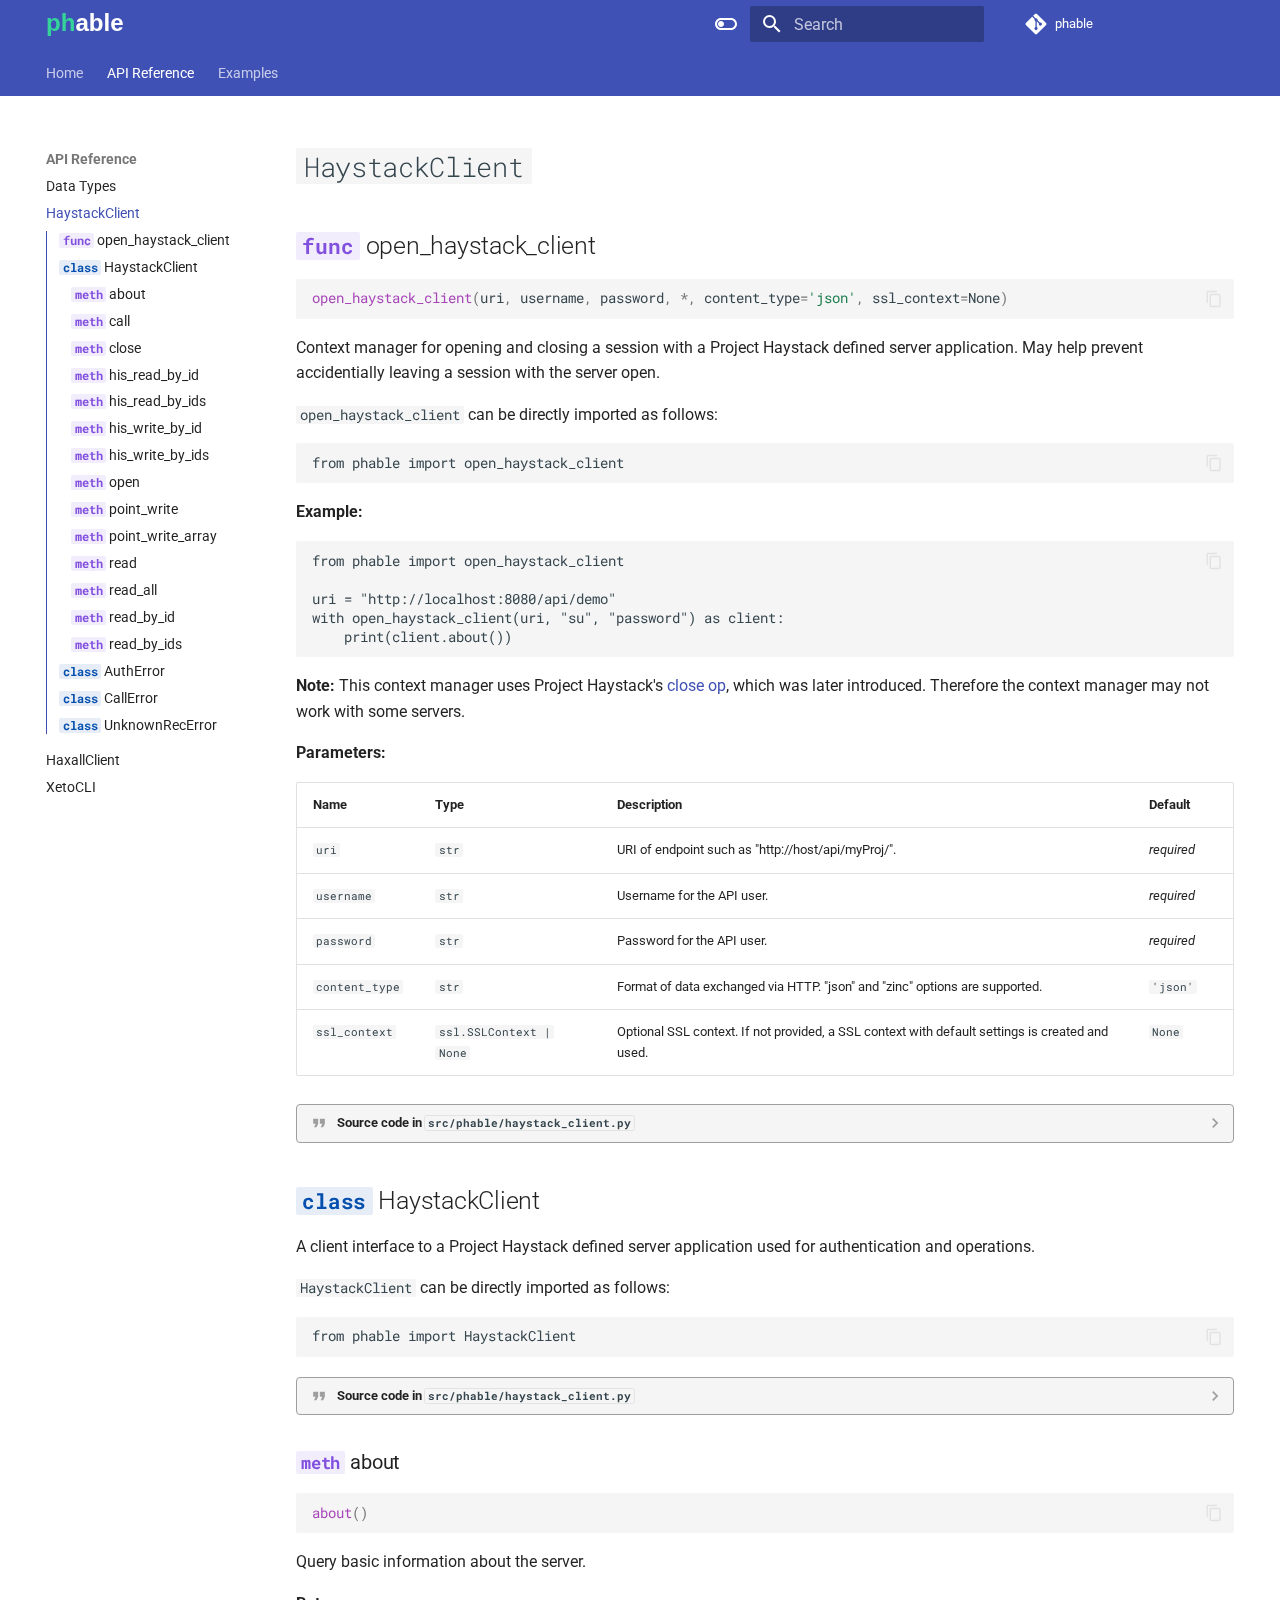
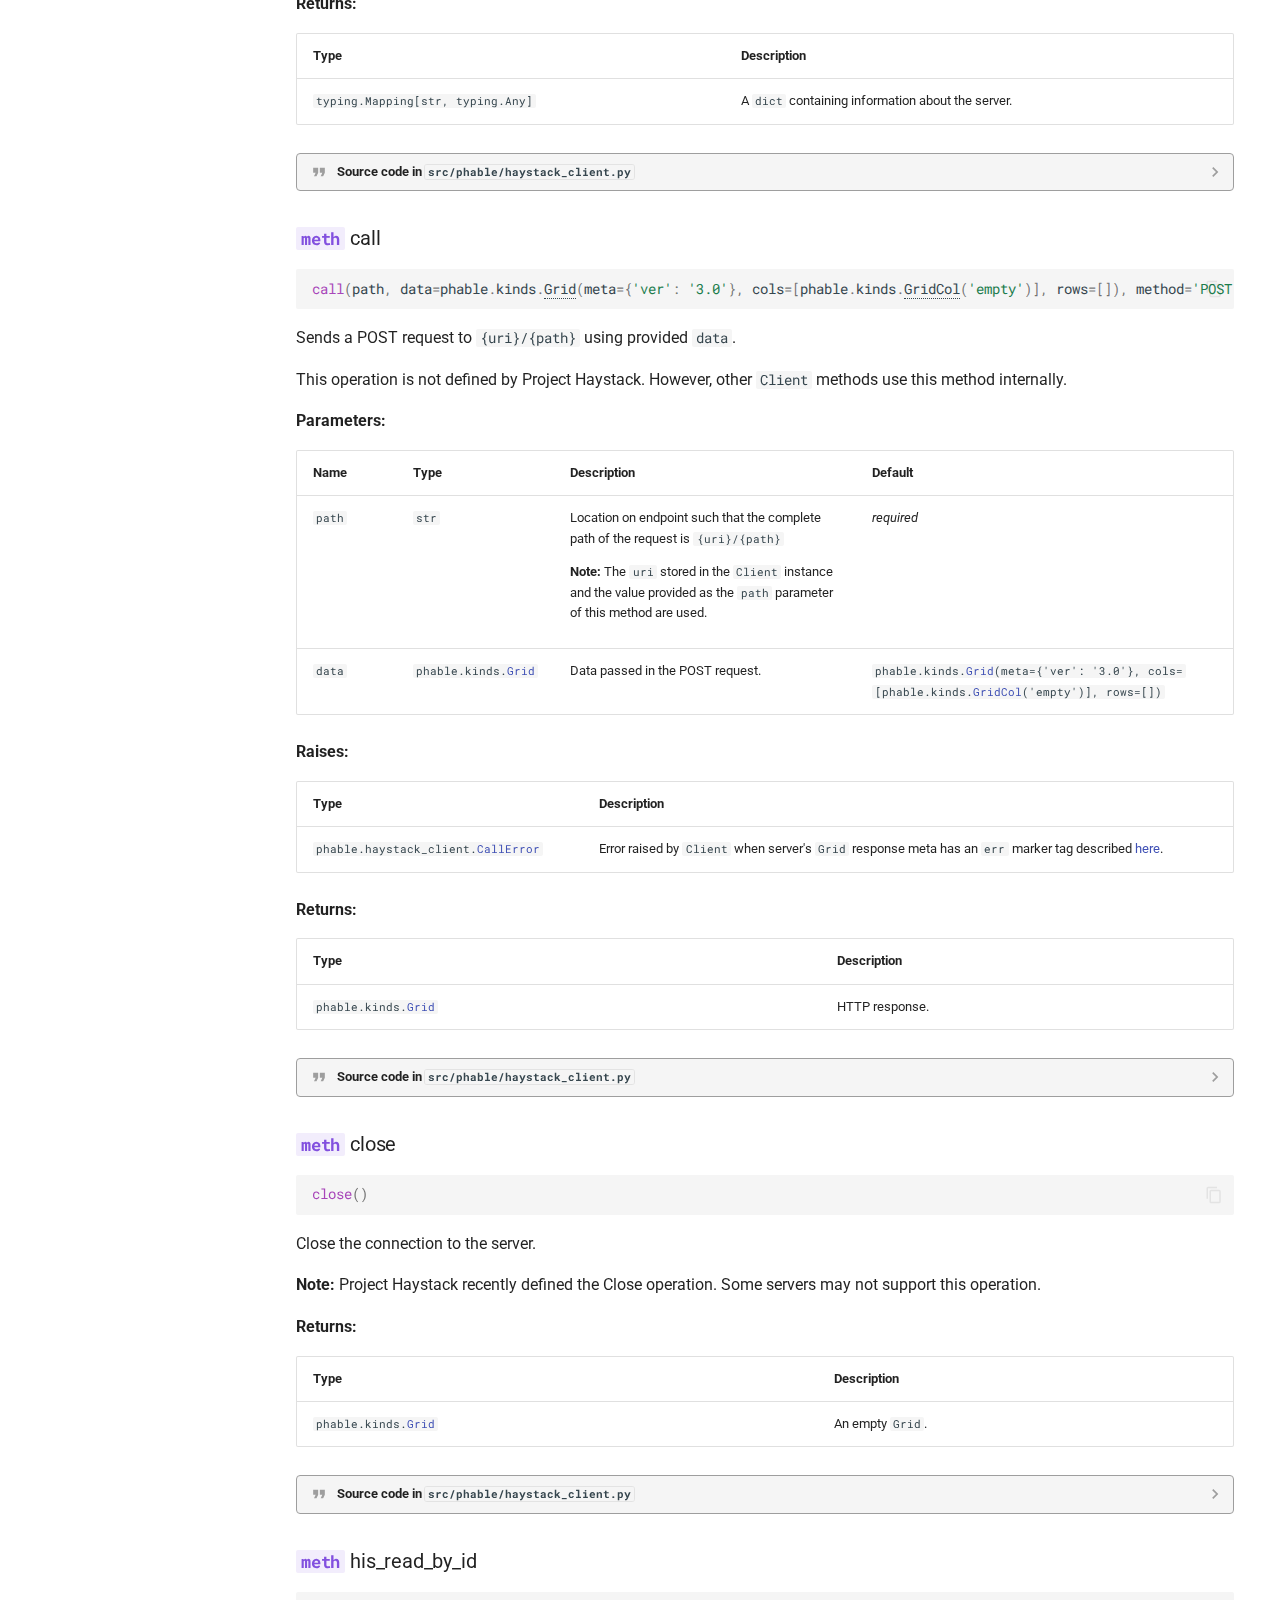
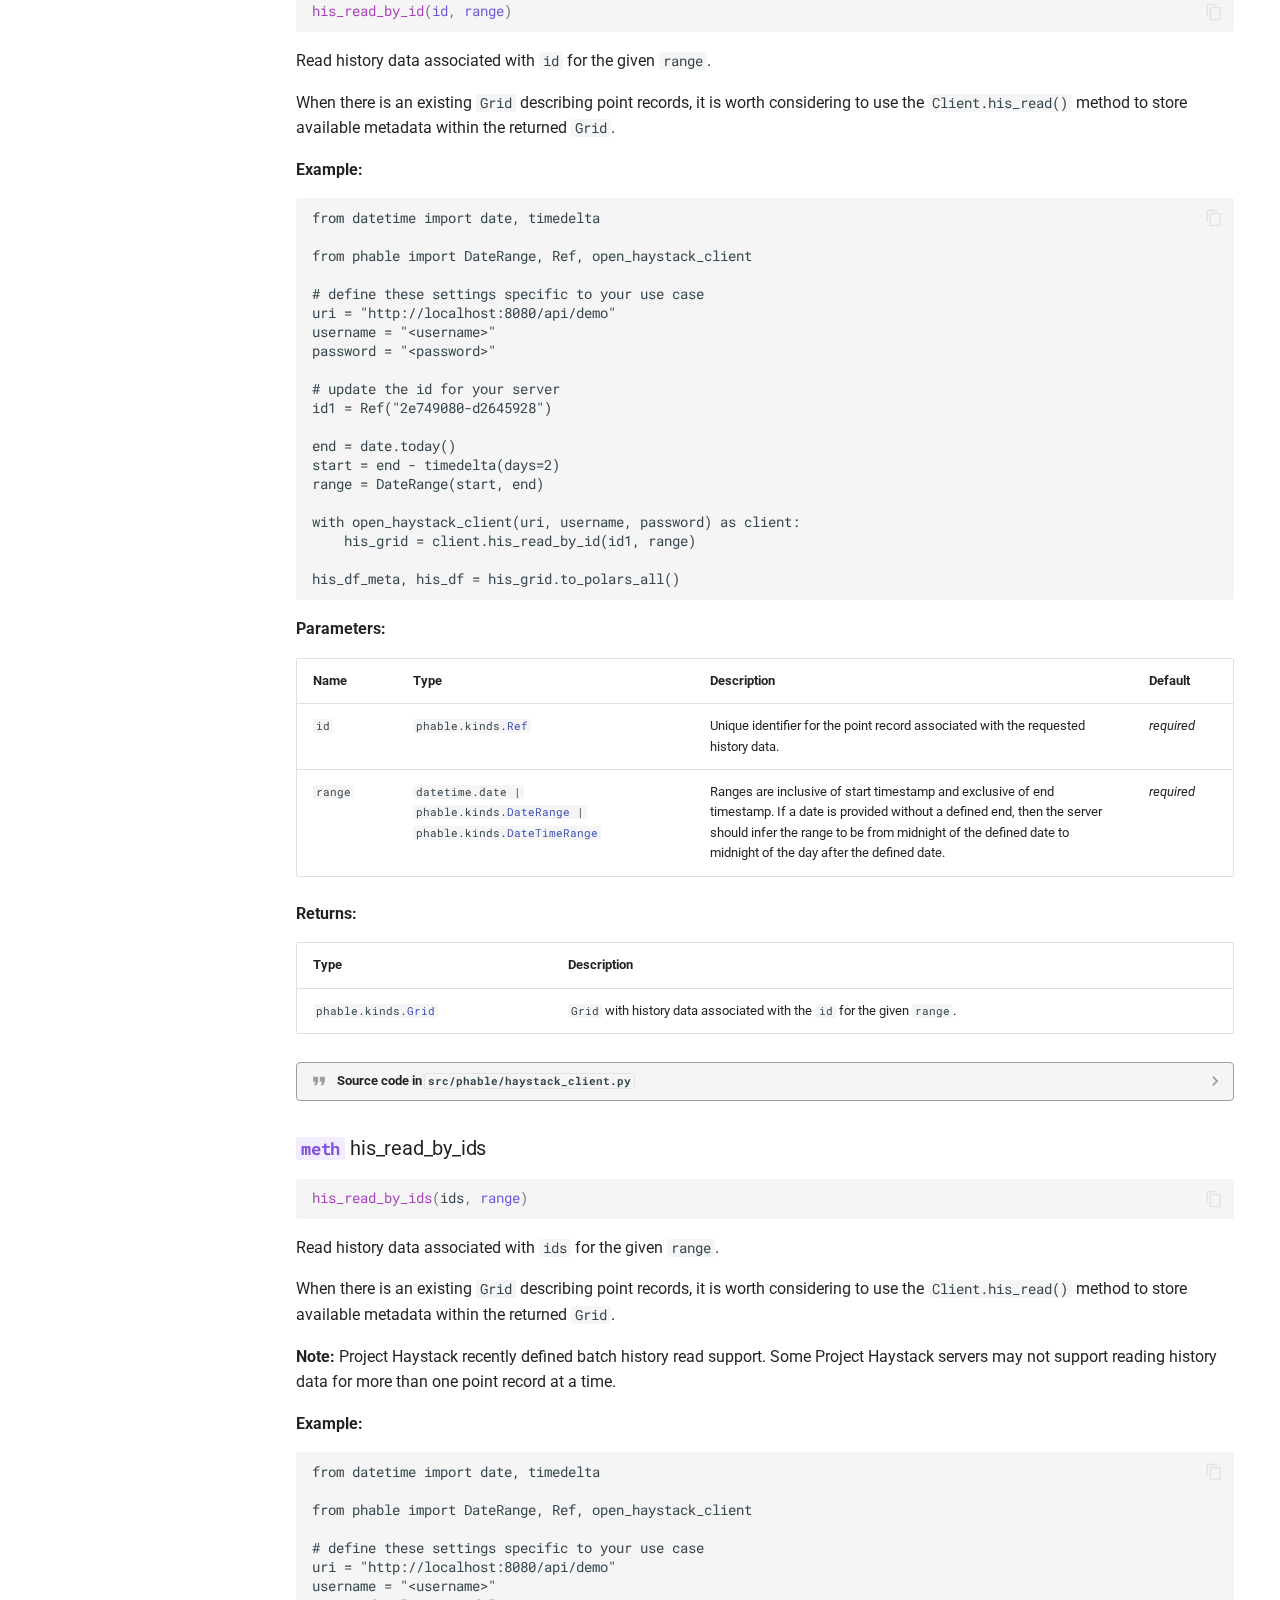
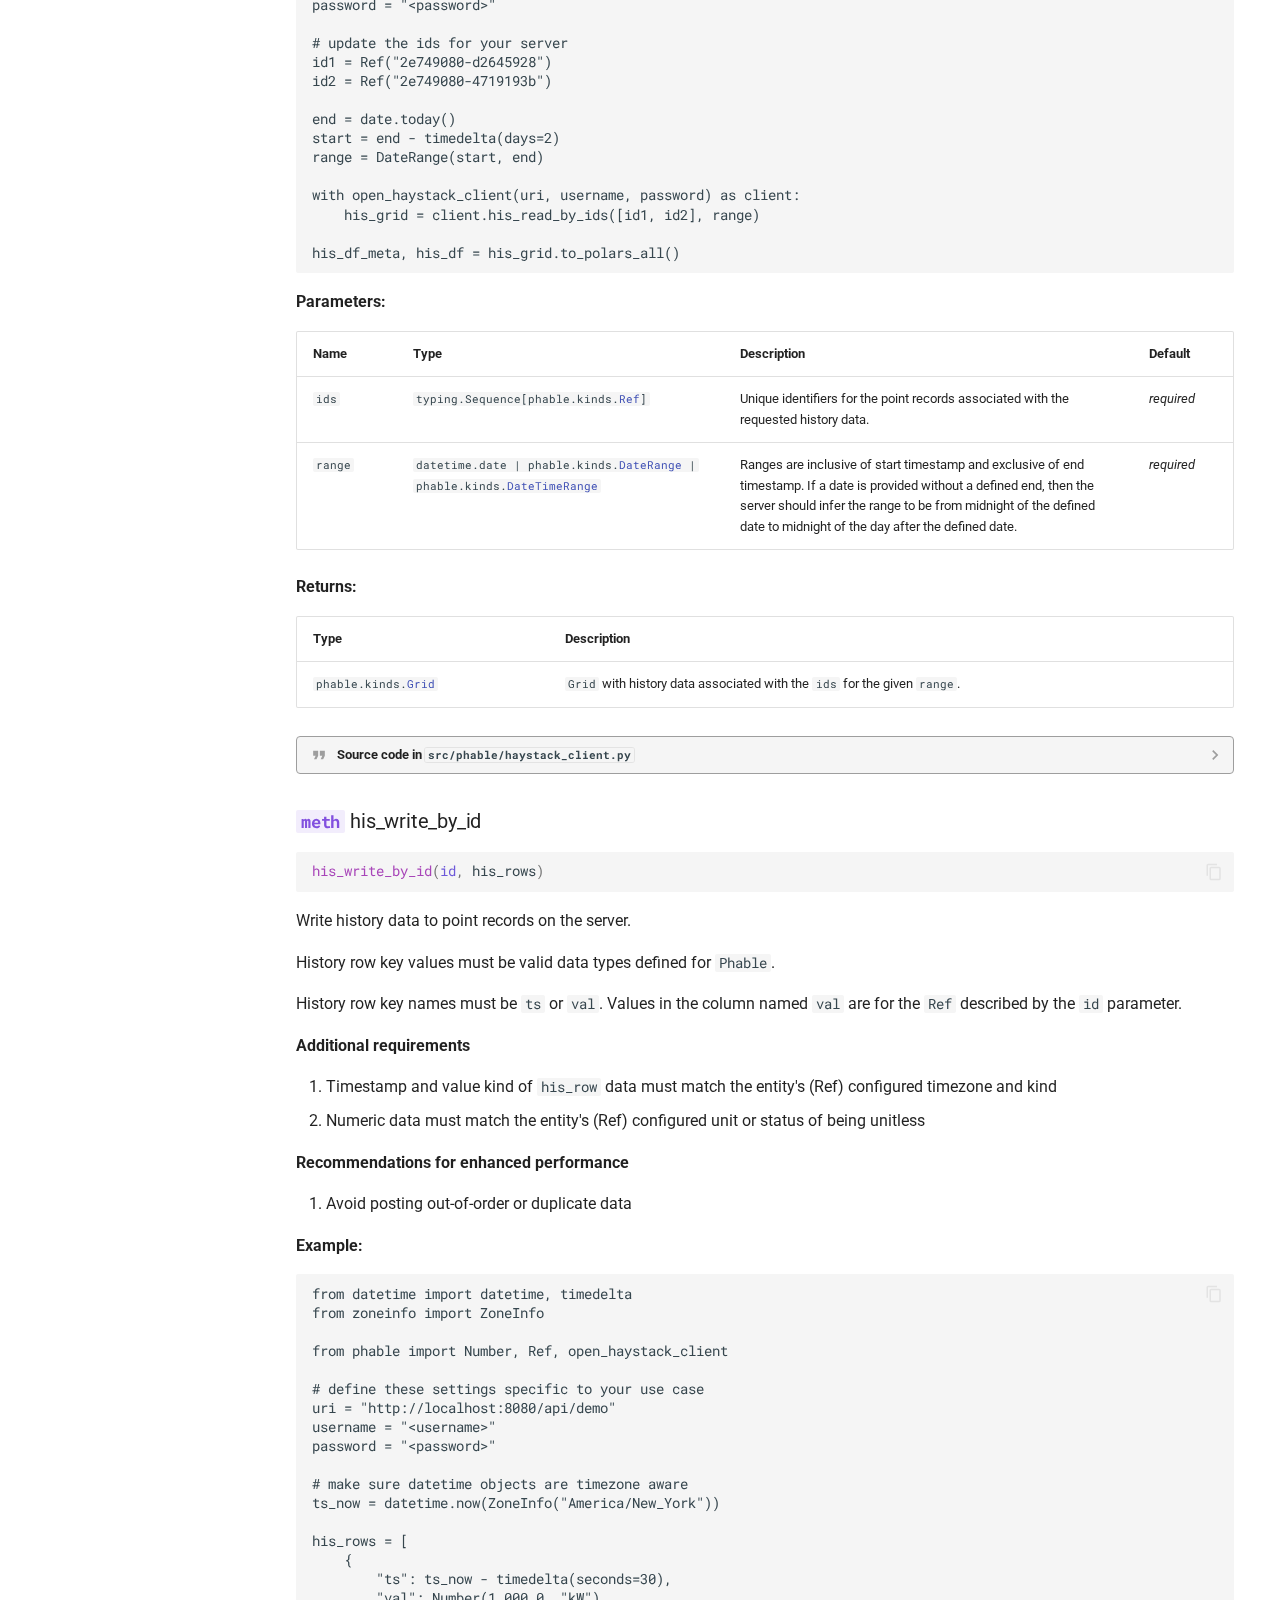
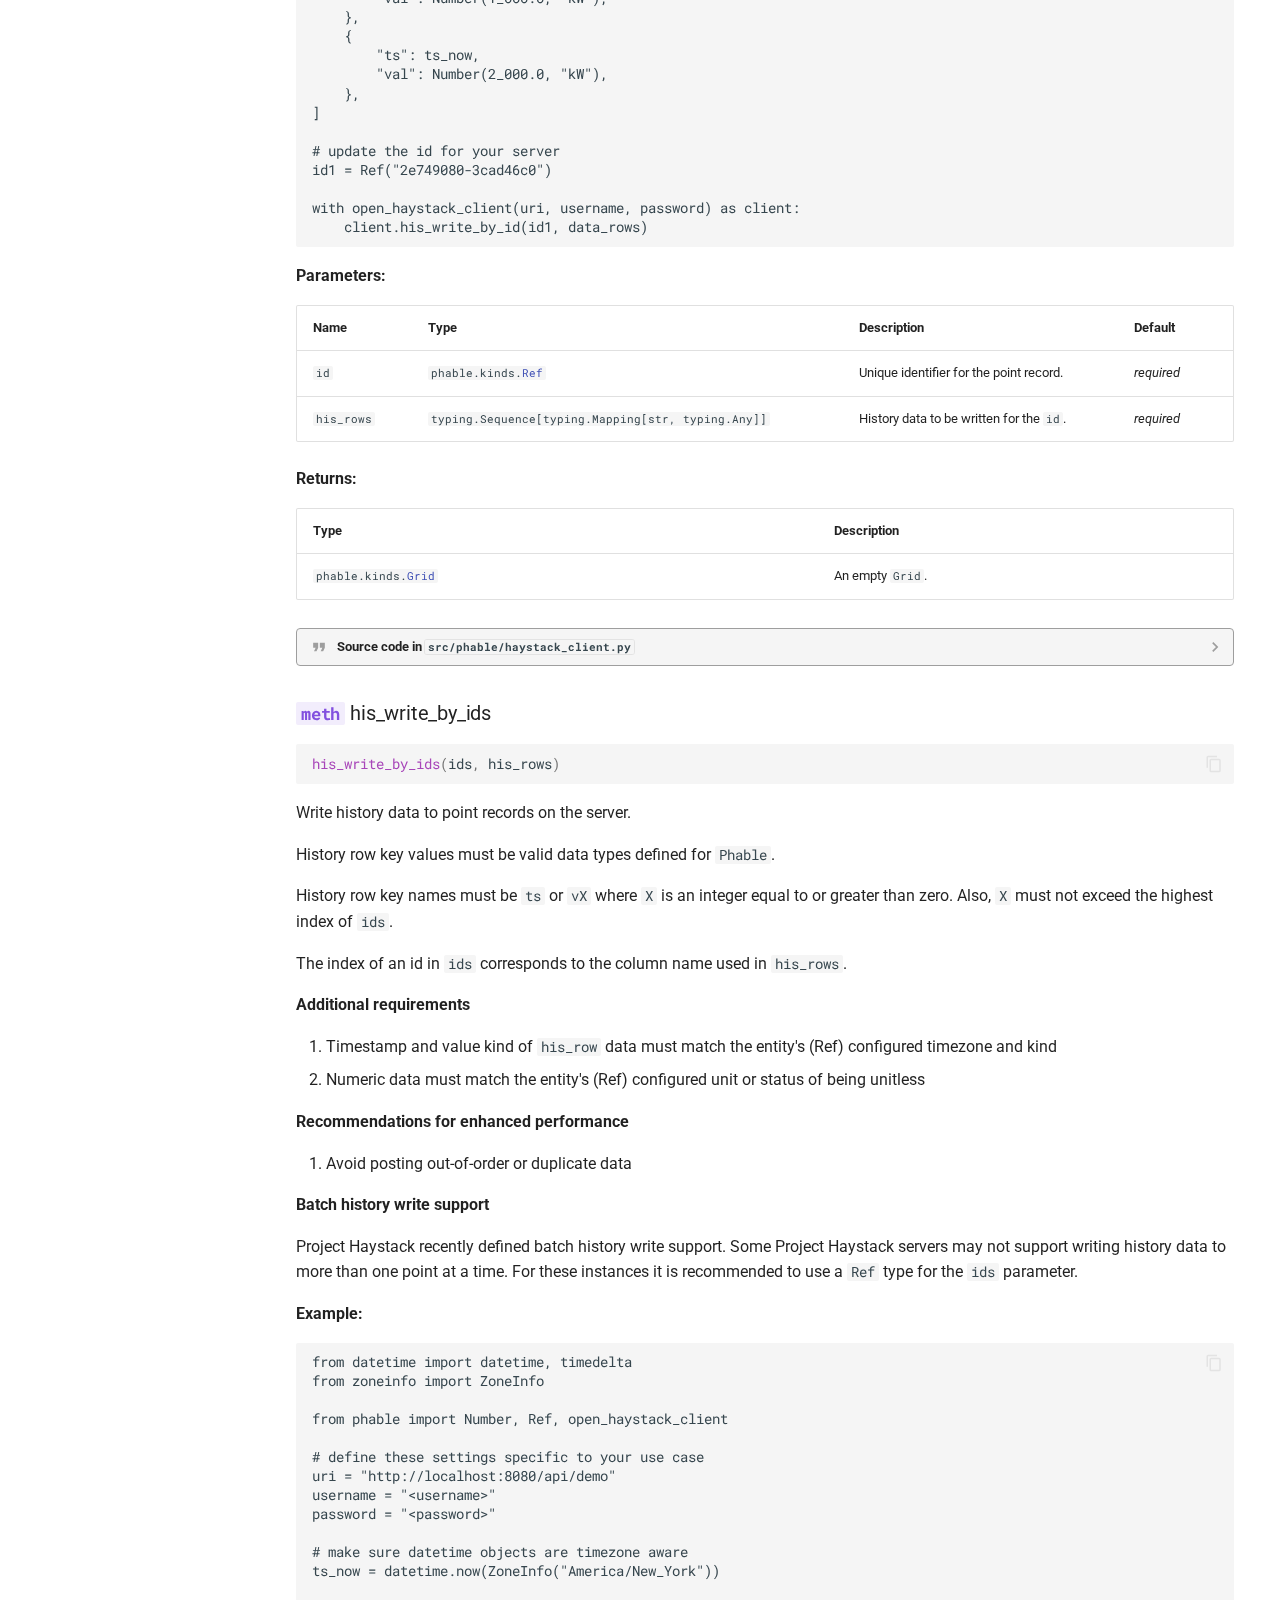
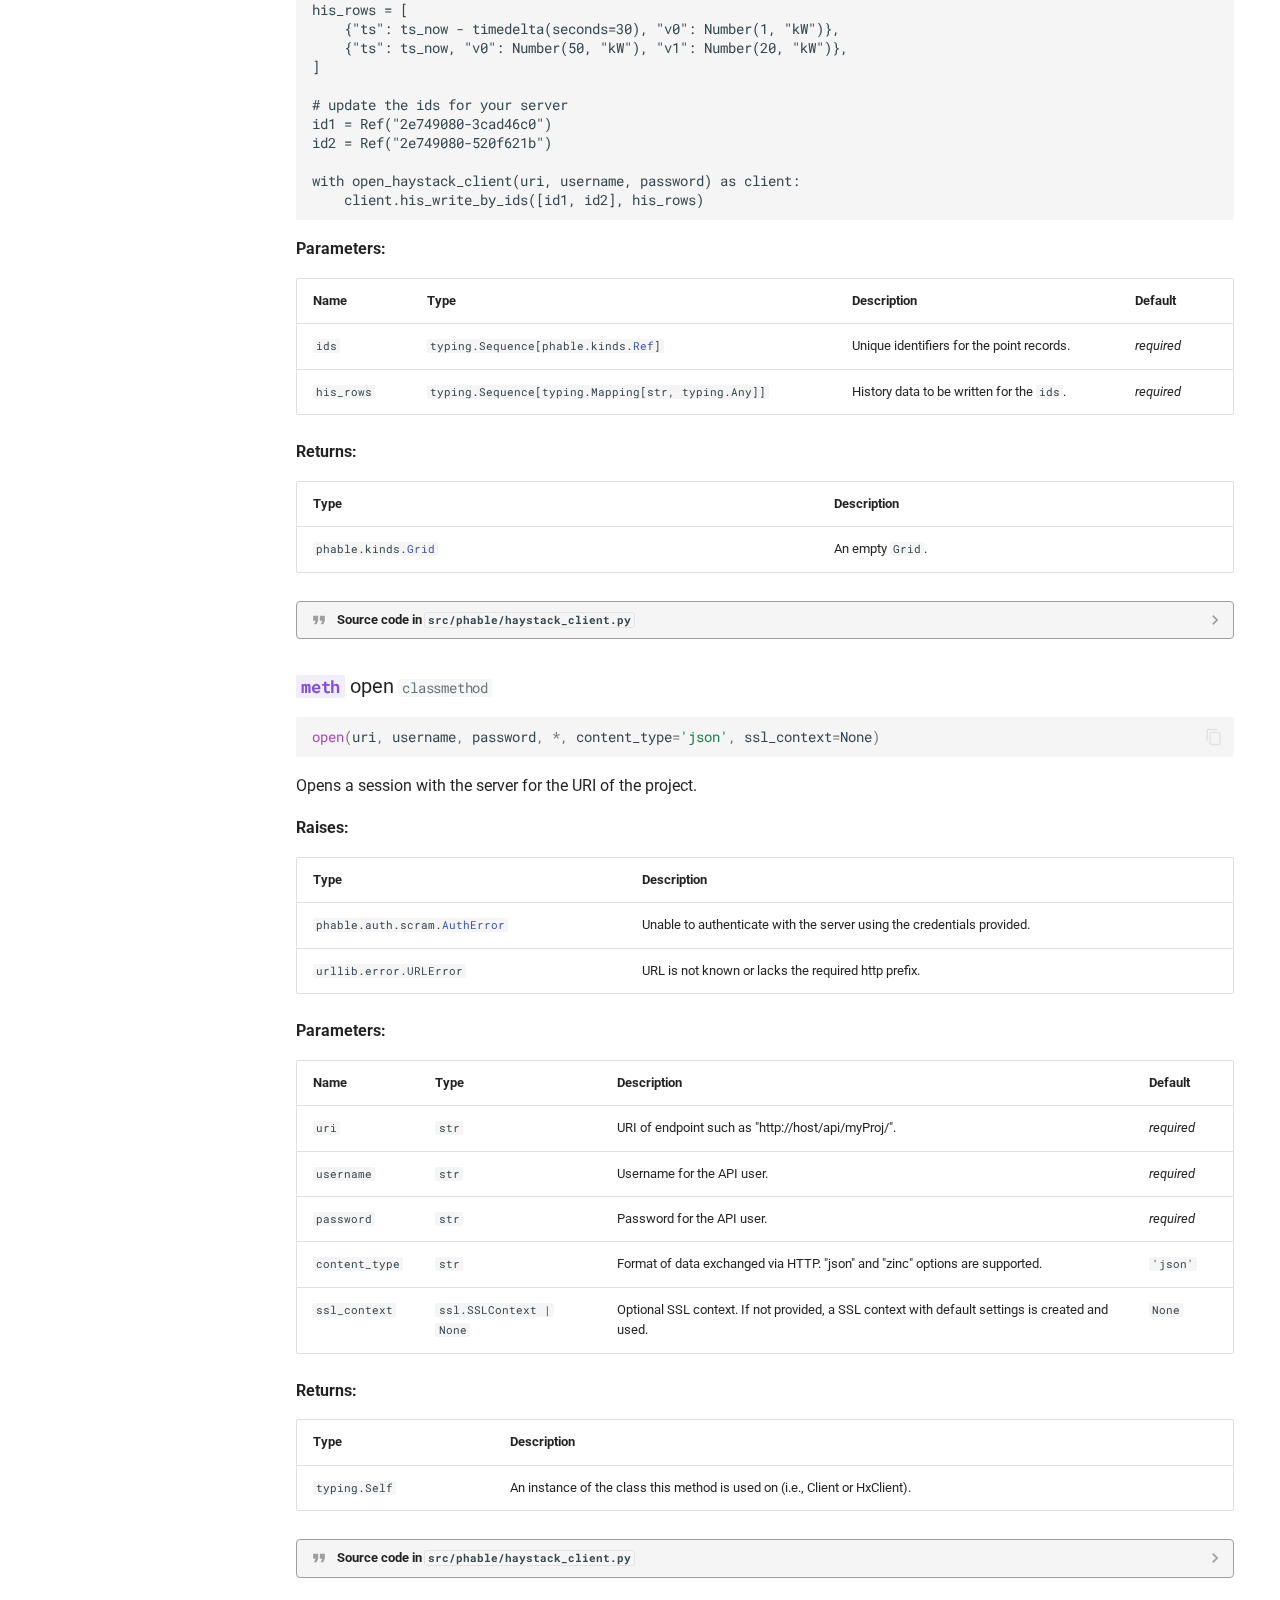
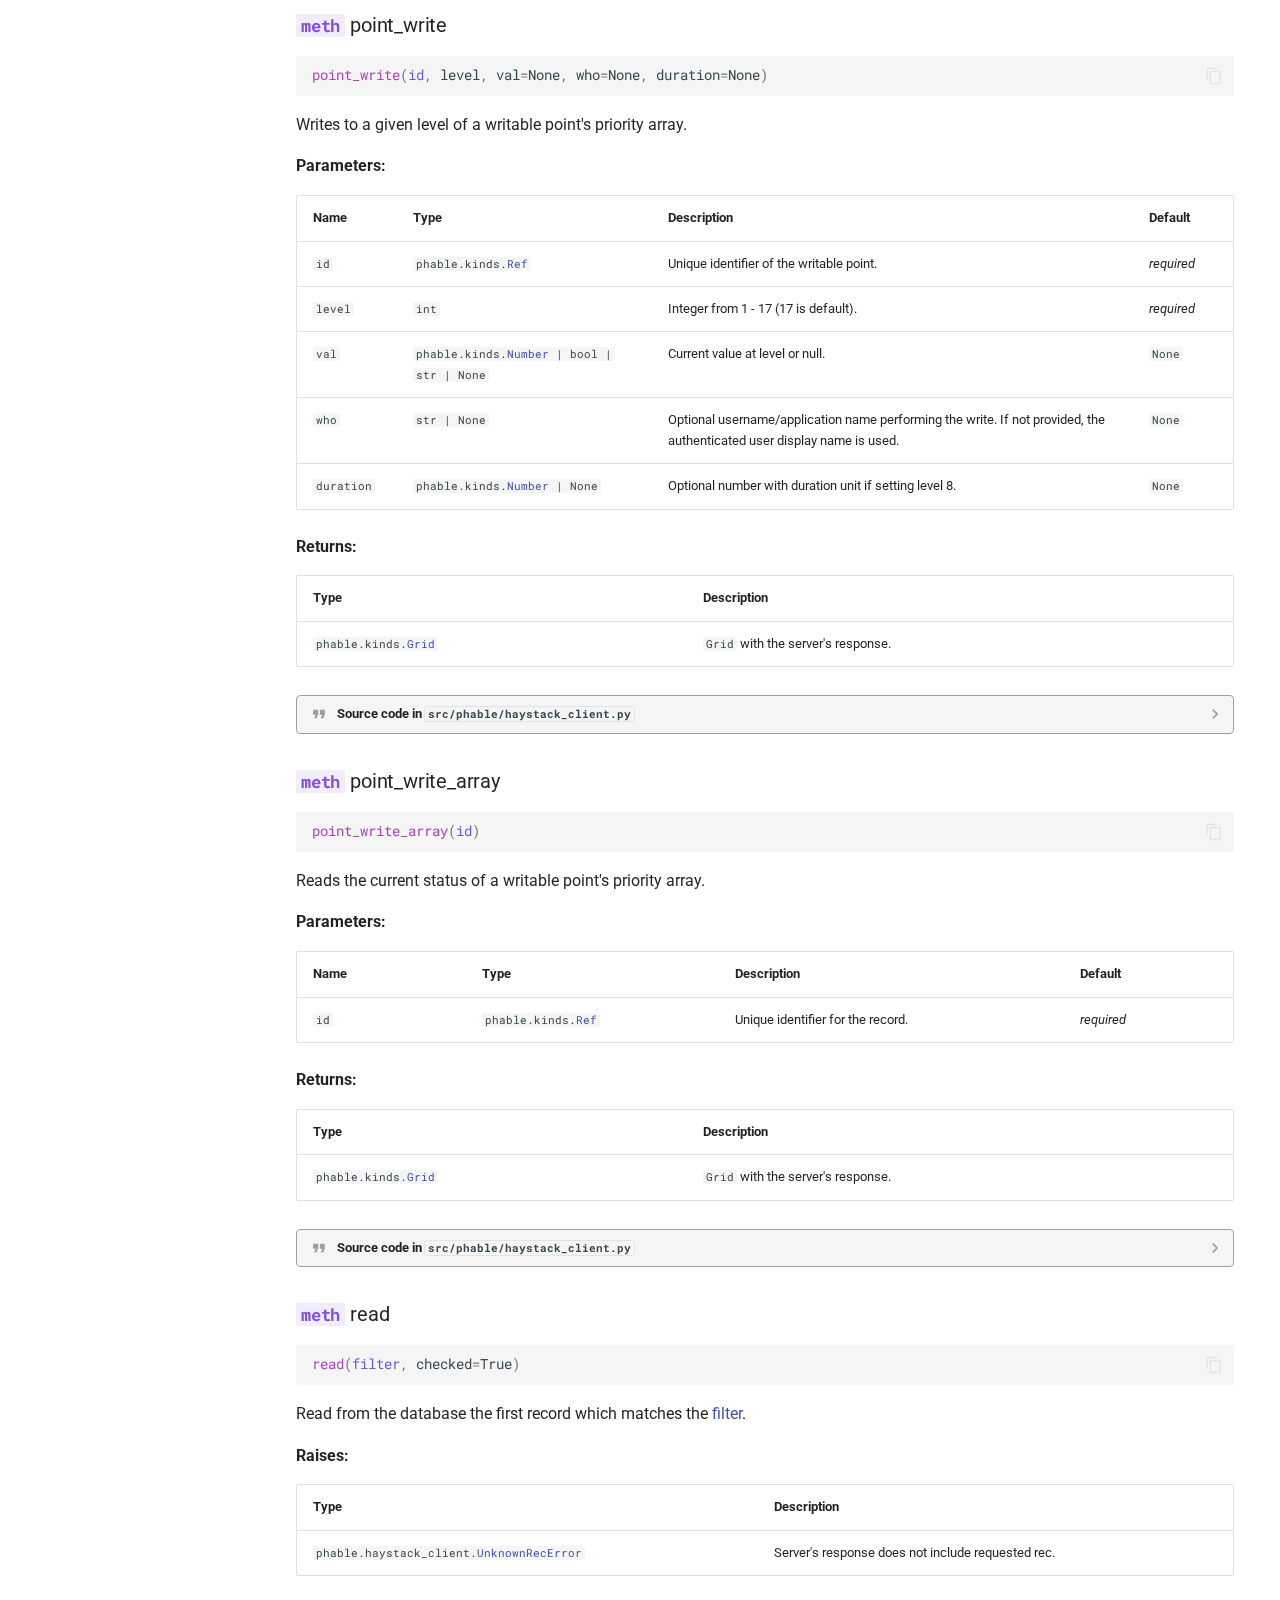
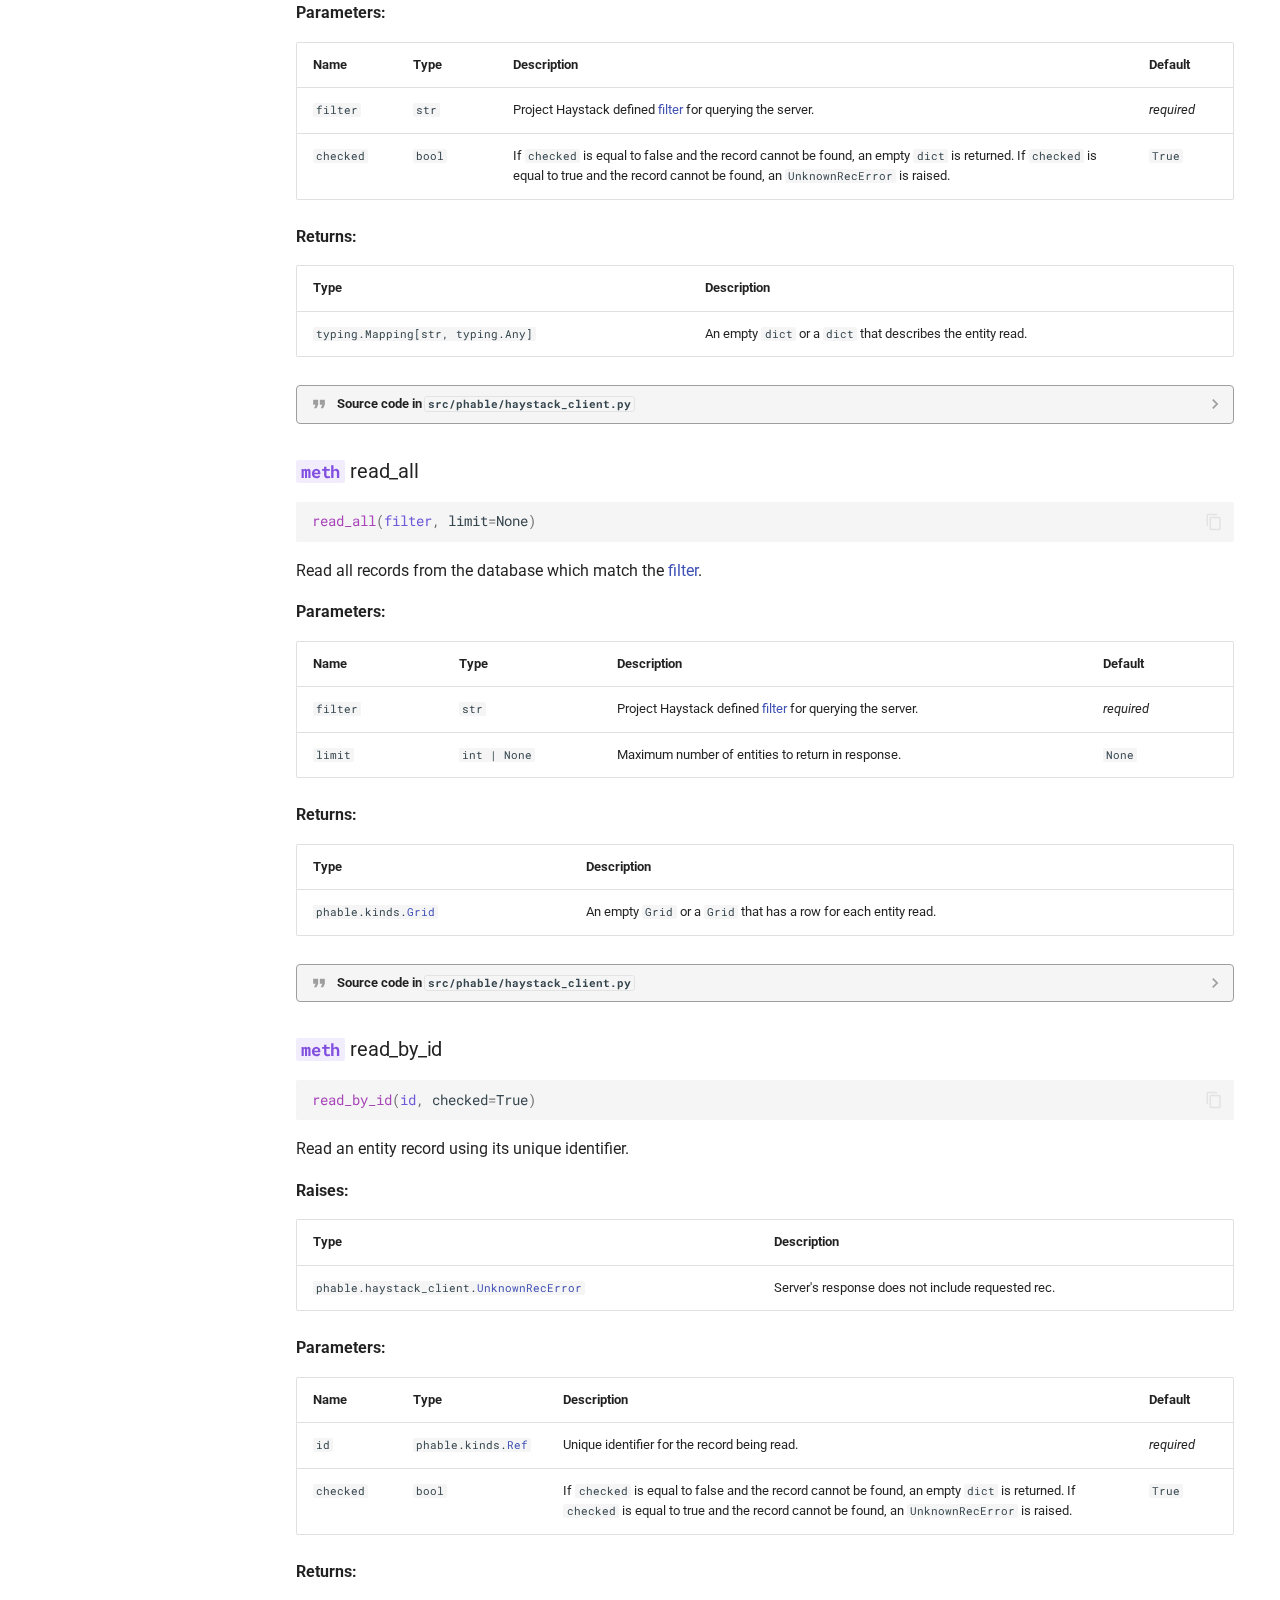
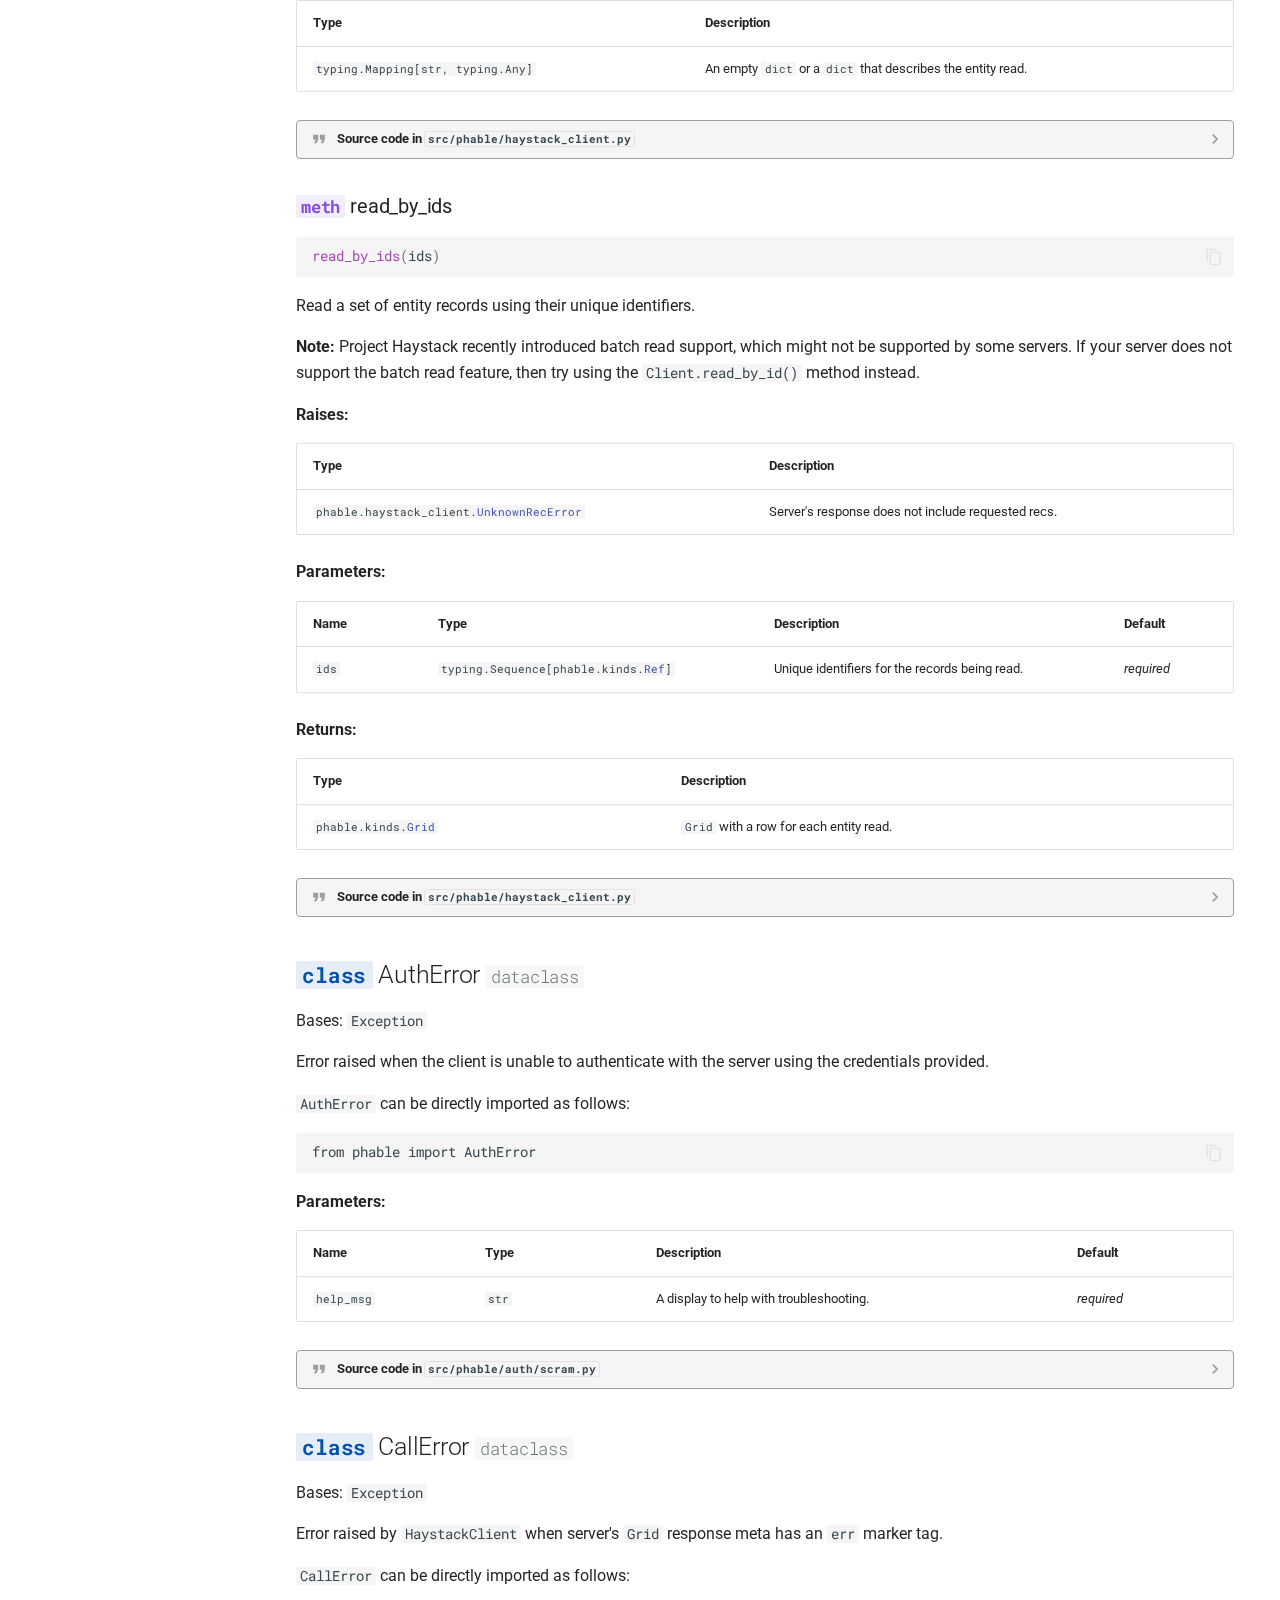
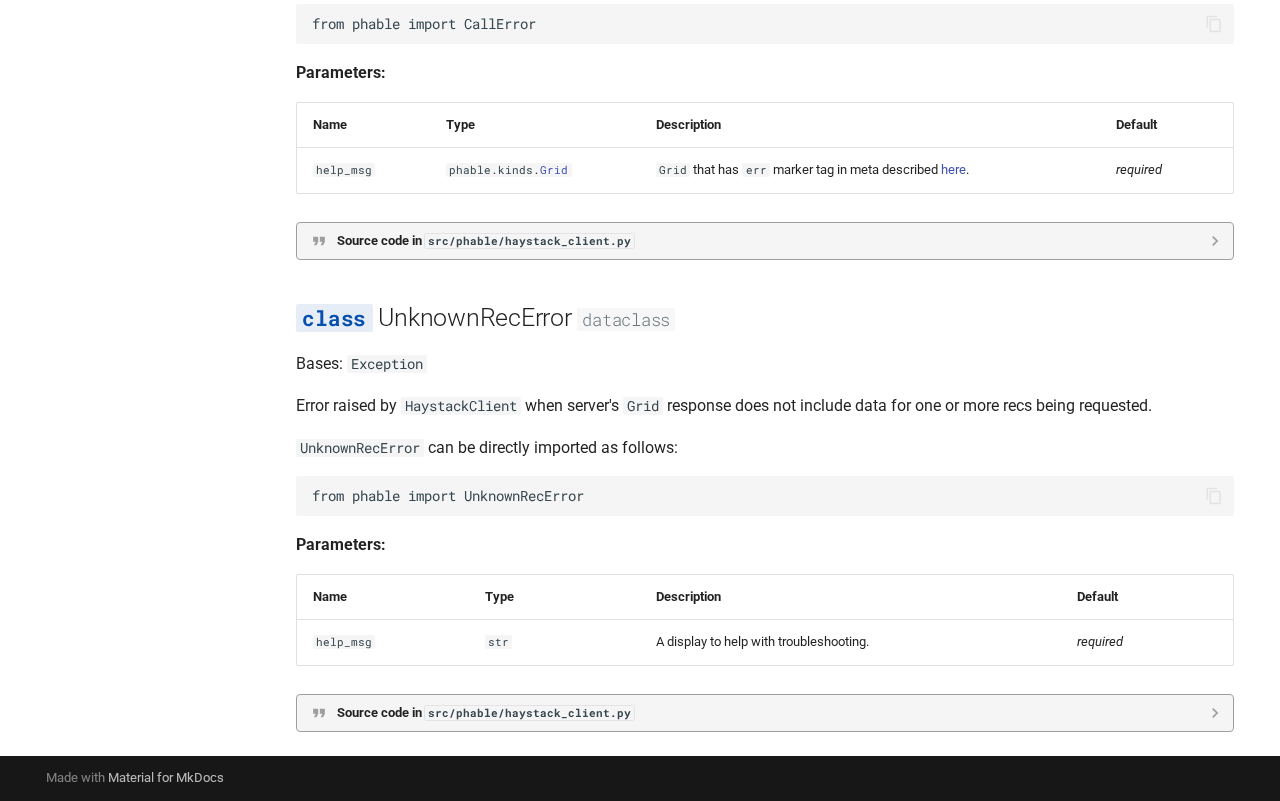
<file: haystack-client/index.html>
<!doctype html>
<html lang="en" class="no-js">
  <head>
    
      <meta charset="utf-8">
      <meta name="viewport" content="width=device-width,initial-scale=1">
      
      
      
      
        <link rel="prev" href="../data-types/">
      
      
        <link rel="next" href="../haxall-client/">
      
      
      <link rel="icon" href="../assets/favicon.png">
      <meta name="generator" content="mkdocs-1.6.1, mkdocs-material-9.6.14">
    
    
      
        <title>HaystackClient - phable</title>
      
    
    
      <link rel="stylesheet" href="../assets/stylesheets/main.342714a4.min.css">
      
        
        <link rel="stylesheet" href="../assets/stylesheets/palette.06af60db.min.css">
      
      


    
    
      
    
    
      
        
        
        <link rel="preconnect" href="https://fonts.gstatic.com" crossorigin>
        <link rel="stylesheet" href="https://fonts.googleapis.com/css?family=Roboto:300,300i,400,400i,700,700i%7CRoboto+Mono:400,400i,700,700i&display=fallback">
        <style>:root{--md-text-font:"Roboto";--md-code-font:"Roboto Mono"}</style>
      
    
    
      <link rel="stylesheet" href="../assets/_mkdocstrings.css">
    
      <link rel="stylesheet" href="../stylesheets/extra.css">
    
    <script>__md_scope=new URL("..",location),__md_hash=e=>[...e].reduce(((e,_)=>(e<<5)-e+_.charCodeAt(0)),0),__md_get=(e,_=localStorage,t=__md_scope)=>JSON.parse(_.getItem(t.pathname+"."+e)),__md_set=(e,_,t=localStorage,a=__md_scope)=>{try{t.setItem(a.pathname+"."+e,JSON.stringify(_))}catch(e){}}</script>
    
      

    
    
    
  </head>
  
  
    
    
      
    
    
    
    
    <body dir="ltr" data-md-color-scheme="default" data-md-color-primary="indigo" data-md-color-accent="teal">
  
    
    <input class="md-toggle" data-md-toggle="drawer" type="checkbox" id="__drawer" autocomplete="off">
    <input class="md-toggle" data-md-toggle="search" type="checkbox" id="__search" autocomplete="off">
    <label class="md-overlay" for="__drawer"></label>
    <div data-md-component="skip">
      
        
        <a href="#haystackclient" class="md-skip">
          Skip to content
        </a>
      
    </div>
    <div data-md-component="announce">
      
    </div>
    
    
      

<header class="md-header" data-md-component="header">
  <nav class="md-header__inner md-grid" aria-label="Header">
    <a href=".." title="phable" class="md-header__button md-logo" aria-label="phable" data-md-component="logo">
      
  <img src="../assets/logo.svg" alt="logo">

    </a>
    <label class="md-header__button md-icon" for="__drawer">
      
      <svg xmlns="http://www.w3.org/2000/svg" viewBox="0 0 24 24"><path d="M3 6h18v2H3zm0 5h18v2H3zm0 5h18v2H3z"/></svg>
    </label>
    <div class="md-header__title" data-md-component="header-title">
      <div class="md-header__ellipsis">
        <div class="md-header__topic">
          <span class="md-ellipsis">
            phable
          </span>
        </div>
        <div class="md-header__topic" data-md-component="header-topic">
          <span class="md-ellipsis">
            
              HaystackClient
            
          </span>
        </div>
      </div>
    </div>
    
      
        <form class="md-header__option" data-md-component="palette">
  
    
    
    
    <input class="md-option" data-md-color-media="" data-md-color-scheme="default" data-md-color-primary="indigo" data-md-color-accent="teal"  aria-label="Switch to dark mode"  type="radio" name="__palette" id="__palette_0">
    
      <label class="md-header__button md-icon" title="Switch to dark mode" for="__palette_1" hidden>
        <svg xmlns="http://www.w3.org/2000/svg" viewBox="0 0 24 24"><path d="M17 6H7c-3.31 0-6 2.69-6 6s2.69 6 6 6h10c3.31 0 6-2.69 6-6s-2.69-6-6-6m0 10H7c-2.21 0-4-1.79-4-4s1.79-4 4-4h10c2.21 0 4 1.79 4 4s-1.79 4-4 4M7 9c-1.66 0-3 1.34-3 3s1.34 3 3 3 3-1.34 3-3-1.34-3-3-3"/></svg>
      </label>
    
  
    
    
    
    <input class="md-option" data-md-color-media="" data-md-color-scheme="slate" data-md-color-primary="indigo" data-md-color-accent="teal"  aria-label="Switch to light mode"  type="radio" name="__palette" id="__palette_1">
    
      <label class="md-header__button md-icon" title="Switch to light mode" for="__palette_0" hidden>
        <svg xmlns="http://www.w3.org/2000/svg" viewBox="0 0 24 24"><path d="M17 7H7a5 5 0 0 0-5 5 5 5 0 0 0 5 5h10a5 5 0 0 0 5-5 5 5 0 0 0-5-5m0 8a3 3 0 0 1-3-3 3 3 0 0 1 3-3 3 3 0 0 1 3 3 3 3 0 0 1-3 3"/></svg>
      </label>
    
  
</form>
      
    
    
      <script>var palette=__md_get("__palette");if(palette&&palette.color){if("(prefers-color-scheme)"===palette.color.media){var media=matchMedia("(prefers-color-scheme: light)"),input=document.querySelector(media.matches?"[data-md-color-media='(prefers-color-scheme: light)']":"[data-md-color-media='(prefers-color-scheme: dark)']");palette.color.media=input.getAttribute("data-md-color-media"),palette.color.scheme=input.getAttribute("data-md-color-scheme"),palette.color.primary=input.getAttribute("data-md-color-primary"),palette.color.accent=input.getAttribute("data-md-color-accent")}for(var[key,value]of Object.entries(palette.color))document.body.setAttribute("data-md-color-"+key,value)}</script>
    
    
    
      
      
        <label class="md-header__button md-icon" for="__search">
          
          <svg xmlns="http://www.w3.org/2000/svg" viewBox="0 0 24 24"><path d="M9.5 3A6.5 6.5 0 0 1 16 9.5c0 1.61-.59 3.09-1.56 4.23l.27.27h.79l5 5-1.5 1.5-5-5v-.79l-.27-.27A6.52 6.52 0 0 1 9.5 16 6.5 6.5 0 0 1 3 9.5 6.5 6.5 0 0 1 9.5 3m0 2C7 5 5 7 5 9.5S7 14 9.5 14 14 12 14 9.5 12 5 9.5 5"/></svg>
        </label>
        <div class="md-search" data-md-component="search" role="dialog">
  <label class="md-search__overlay" for="__search"></label>
  <div class="md-search__inner" role="search">
    <form class="md-search__form" name="search">
      <input type="text" class="md-search__input" name="query" aria-label="Search" placeholder="Search" autocapitalize="off" autocorrect="off" autocomplete="off" spellcheck="false" data-md-component="search-query" required>
      <label class="md-search__icon md-icon" for="__search">
        
        <svg xmlns="http://www.w3.org/2000/svg" viewBox="0 0 24 24"><path d="M9.5 3A6.5 6.5 0 0 1 16 9.5c0 1.61-.59 3.09-1.56 4.23l.27.27h.79l5 5-1.5 1.5-5-5v-.79l-.27-.27A6.52 6.52 0 0 1 9.5 16 6.5 6.5 0 0 1 3 9.5 6.5 6.5 0 0 1 9.5 3m0 2C7 5 5 7 5 9.5S7 14 9.5 14 14 12 14 9.5 12 5 9.5 5"/></svg>
        
        <svg xmlns="http://www.w3.org/2000/svg" viewBox="0 0 24 24"><path d="M20 11v2H8l5.5 5.5-1.42 1.42L4.16 12l7.92-7.92L13.5 5.5 8 11z"/></svg>
      </label>
      <nav class="md-search__options" aria-label="Search">
        
        <button type="reset" class="md-search__icon md-icon" title="Clear" aria-label="Clear" tabindex="-1">
          
          <svg xmlns="http://www.w3.org/2000/svg" viewBox="0 0 24 24"><path d="M19 6.41 17.59 5 12 10.59 6.41 5 5 6.41 10.59 12 5 17.59 6.41 19 12 13.41 17.59 19 19 17.59 13.41 12z"/></svg>
        </button>
      </nav>
      
        <div class="md-search__suggest" data-md-component="search-suggest"></div>
      
    </form>
    <div class="md-search__output">
      <div class="md-search__scrollwrap" tabindex="0" data-md-scrollfix>
        <div class="md-search-result" data-md-component="search-result">
          <div class="md-search-result__meta">
            Initializing search
          </div>
          <ol class="md-search-result__list" role="presentation"></ol>
        </div>
      </div>
    </div>
  </div>
</div>
      
    
    
      <div class="md-header__source">
        <a href="https://github.com/rick-jennings/phable" title="Go to repository" class="md-source" data-md-component="source">
  <div class="md-source__icon md-icon">
    
    <svg xmlns="http://www.w3.org/2000/svg" viewBox="0 0 448 512"><!--! Font Awesome Free 6.7.2 by @fontawesome - https://fontawesome.com License - https://fontawesome.com/license/free (Icons: CC BY 4.0, Fonts: SIL OFL 1.1, Code: MIT License) Copyright 2024 Fonticons, Inc.--><path d="M439.55 236.05 244 40.45a28.87 28.87 0 0 0-40.81 0l-40.66 40.63 51.52 51.52c27.06-9.14 52.68 16.77 43.39 43.68l49.66 49.66c34.23-11.8 61.18 31 35.47 56.69-26.49 26.49-70.21-2.87-56-37.34L240.22 199v121.85c25.3 12.54 22.26 41.85 9.08 55a34.34 34.34 0 0 1-48.55 0c-17.57-17.6-11.07-46.91 11.25-56v-123c-20.8-8.51-24.6-30.74-18.64-45L142.57 101 8.45 235.14a28.86 28.86 0 0 0 0 40.81l195.61 195.6a28.86 28.86 0 0 0 40.8 0l194.69-194.69a28.86 28.86 0 0 0 0-40.81"/></svg>
  </div>
  <div class="md-source__repository">
    phable
  </div>
</a>
      </div>
    
  </nav>
  
</header>
    
    <div class="md-container" data-md-component="container">
      
      
        
          
            
<nav class="md-tabs" aria-label="Tabs" data-md-component="tabs">
  <div class="md-grid">
    <ul class="md-tabs__list">
      
        
  
  
  
  
    <li class="md-tabs__item">
      <a href=".." class="md-tabs__link">
        
  
  
    
  
  Home

      </a>
    </li>
  

      
        
  
  
  
    
  
  
    
    
      <li class="md-tabs__item md-tabs__item--active">
        <a href="../data-types/" class="md-tabs__link">
          
  
  
  API Reference

        </a>
      </li>
    
  

      
        
  
  
  
  
    
    
      <li class="md-tabs__item">
        <a href="../xeto-intro/" class="md-tabs__link">
          
  
  
  Examples

        </a>
      </li>
    
  

      
    </ul>
  </div>
</nav>
          
        
      
      <main class="md-main" data-md-component="main">
        <div class="md-main__inner md-grid">
          
            
              
              <div class="md-sidebar md-sidebar--primary" data-md-component="sidebar" data-md-type="navigation" >
                <div class="md-sidebar__scrollwrap">
                  <div class="md-sidebar__inner">
                    


  


  

<nav class="md-nav md-nav--primary md-nav--lifted md-nav--integrated" aria-label="Navigation" data-md-level="0">
  <label class="md-nav__title" for="__drawer">
    <a href=".." title="phable" class="md-nav__button md-logo" aria-label="phable" data-md-component="logo">
      
  <img src="../assets/logo.svg" alt="logo">

    </a>
    phable
  </label>
  
    <div class="md-nav__source">
      <a href="https://github.com/rick-jennings/phable" title="Go to repository" class="md-source" data-md-component="source">
  <div class="md-source__icon md-icon">
    
    <svg xmlns="http://www.w3.org/2000/svg" viewBox="0 0 448 512"><!--! Font Awesome Free 6.7.2 by @fontawesome - https://fontawesome.com License - https://fontawesome.com/license/free (Icons: CC BY 4.0, Fonts: SIL OFL 1.1, Code: MIT License) Copyright 2024 Fonticons, Inc.--><path d="M439.55 236.05 244 40.45a28.87 28.87 0 0 0-40.81 0l-40.66 40.63 51.52 51.52c27.06-9.14 52.68 16.77 43.39 43.68l49.66 49.66c34.23-11.8 61.18 31 35.47 56.69-26.49 26.49-70.21-2.87-56-37.34L240.22 199v121.85c25.3 12.54 22.26 41.85 9.08 55a34.34 34.34 0 0 1-48.55 0c-17.57-17.6-11.07-46.91 11.25-56v-123c-20.8-8.51-24.6-30.74-18.64-45L142.57 101 8.45 235.14a28.86 28.86 0 0 0 0 40.81l195.61 195.6a28.86 28.86 0 0 0 40.8 0l194.69-194.69a28.86 28.86 0 0 0 0-40.81"/></svg>
  </div>
  <div class="md-source__repository">
    phable
  </div>
</a>
    </div>
  
  <ul class="md-nav__list" data-md-scrollfix>
    
      
      
  
  
  
  
    <li class="md-nav__item">
      <a href=".." class="md-nav__link">
        
  
  
  <span class="md-ellipsis">
    Home
    
  </span>
  

      </a>
    </li>
  

    
      
      
  
  
    
  
  
  
    
    
    
    
      
        
        
      
      
        
      
    
    
    <li class="md-nav__item md-nav__item--active md-nav__item--section md-nav__item--nested">
      
        
        
        <input class="md-nav__toggle md-toggle " type="checkbox" id="__nav_2" checked>
        
          
          <label class="md-nav__link" for="__nav_2" id="__nav_2_label" tabindex="">
            
  
  
  <span class="md-ellipsis">
    API Reference
    
  </span>
  

            <span class="md-nav__icon md-icon"></span>
          </label>
        
        <nav class="md-nav" data-md-level="1" aria-labelledby="__nav_2_label" aria-expanded="true">
          <label class="md-nav__title" for="__nav_2">
            <span class="md-nav__icon md-icon"></span>
            API Reference
          </label>
          <ul class="md-nav__list" data-md-scrollfix>
            
              
                
  
  
  
  
    <li class="md-nav__item">
      <a href="../data-types/" class="md-nav__link">
        
  
  
  <span class="md-ellipsis">
    Data Types
    
  </span>
  

      </a>
    </li>
  

              
            
              
                
  
  
    
  
  
  
    <li class="md-nav__item md-nav__item--active">
      
      <input class="md-nav__toggle md-toggle" type="checkbox" id="__toc">
      
      
        
      
      
        <label class="md-nav__link md-nav__link--active" for="__toc">
          
  
  
  <span class="md-ellipsis">
    HaystackClient
    
  </span>
  

          <span class="md-nav__icon md-icon"></span>
        </label>
      
      <a href="./" class="md-nav__link md-nav__link--active">
        
  
  
  <span class="md-ellipsis">
    HaystackClient
    
  </span>
  

      </a>
      
        

<nav class="md-nav md-nav--secondary" aria-label="Table of contents">
  
  
  
    
  
  
    <label class="md-nav__title" for="__toc">
      <span class="md-nav__icon md-icon"></span>
      Table of contents
    </label>
    <ul class="md-nav__list" data-md-component="toc" data-md-scrollfix>
      
        <li class="md-nav__item">
  <a href="#phable.open_haystack_client" class="md-nav__link">
    <span class="md-ellipsis">
      <code class="doc-symbol doc-symbol-toc doc-symbol-function"></code>&nbsp;open_haystack_client
    </span>
  </a>
  
</li>
      
        <li class="md-nav__item">
  <a href="#phable.HaystackClient" class="md-nav__link">
    <span class="md-ellipsis">
      <code class="doc-symbol doc-symbol-toc doc-symbol-class"></code>&nbsp;HaystackClient
    </span>
  </a>
  
    <nav class="md-nav" aria-label=" HaystackClient">
      <ul class="md-nav__list">
        
          <li class="md-nav__item">
  <a href="#phable.HaystackClient.about" class="md-nav__link">
    <span class="md-ellipsis">
      <code class="doc-symbol doc-symbol-toc doc-symbol-method"></code>&nbsp;about
    </span>
  </a>
  
</li>
        
          <li class="md-nav__item">
  <a href="#phable.HaystackClient.call" class="md-nav__link">
    <span class="md-ellipsis">
      <code class="doc-symbol doc-symbol-toc doc-symbol-method"></code>&nbsp;call
    </span>
  </a>
  
</li>
        
          <li class="md-nav__item">
  <a href="#phable.HaystackClient.close" class="md-nav__link">
    <span class="md-ellipsis">
      <code class="doc-symbol doc-symbol-toc doc-symbol-method"></code>&nbsp;close
    </span>
  </a>
  
</li>
        
          <li class="md-nav__item">
  <a href="#phable.HaystackClient.his_read_by_id" class="md-nav__link">
    <span class="md-ellipsis">
      <code class="doc-symbol doc-symbol-toc doc-symbol-method"></code>&nbsp;his_read_by_id
    </span>
  </a>
  
</li>
        
          <li class="md-nav__item">
  <a href="#phable.HaystackClient.his_read_by_ids" class="md-nav__link">
    <span class="md-ellipsis">
      <code class="doc-symbol doc-symbol-toc doc-symbol-method"></code>&nbsp;his_read_by_ids
    </span>
  </a>
  
</li>
        
          <li class="md-nav__item">
  <a href="#phable.HaystackClient.his_write_by_id" class="md-nav__link">
    <span class="md-ellipsis">
      <code class="doc-symbol doc-symbol-toc doc-symbol-method"></code>&nbsp;his_write_by_id
    </span>
  </a>
  
</li>
        
          <li class="md-nav__item">
  <a href="#phable.HaystackClient.his_write_by_ids" class="md-nav__link">
    <span class="md-ellipsis">
      <code class="doc-symbol doc-symbol-toc doc-symbol-method"></code>&nbsp;his_write_by_ids
    </span>
  </a>
  
</li>
        
          <li class="md-nav__item">
  <a href="#phable.HaystackClient.open" class="md-nav__link">
    <span class="md-ellipsis">
      <code class="doc-symbol doc-symbol-toc doc-symbol-method"></code>&nbsp;open
    </span>
  </a>
  
</li>
        
          <li class="md-nav__item">
  <a href="#phable.HaystackClient.point_write" class="md-nav__link">
    <span class="md-ellipsis">
      <code class="doc-symbol doc-symbol-toc doc-symbol-method"></code>&nbsp;point_write
    </span>
  </a>
  
</li>
        
          <li class="md-nav__item">
  <a href="#phable.HaystackClient.point_write_array" class="md-nav__link">
    <span class="md-ellipsis">
      <code class="doc-symbol doc-symbol-toc doc-symbol-method"></code>&nbsp;point_write_array
    </span>
  </a>
  
</li>
        
          <li class="md-nav__item">
  <a href="#phable.HaystackClient.read" class="md-nav__link">
    <span class="md-ellipsis">
      <code class="doc-symbol doc-symbol-toc doc-symbol-method"></code>&nbsp;read
    </span>
  </a>
  
</li>
        
          <li class="md-nav__item">
  <a href="#phable.HaystackClient.read_all" class="md-nav__link">
    <span class="md-ellipsis">
      <code class="doc-symbol doc-symbol-toc doc-symbol-method"></code>&nbsp;read_all
    </span>
  </a>
  
</li>
        
          <li class="md-nav__item">
  <a href="#phable.HaystackClient.read_by_id" class="md-nav__link">
    <span class="md-ellipsis">
      <code class="doc-symbol doc-symbol-toc doc-symbol-method"></code>&nbsp;read_by_id
    </span>
  </a>
  
</li>
        
          <li class="md-nav__item">
  <a href="#phable.HaystackClient.read_by_ids" class="md-nav__link">
    <span class="md-ellipsis">
      <code class="doc-symbol doc-symbol-toc doc-symbol-method"></code>&nbsp;read_by_ids
    </span>
  </a>
  
</li>
        
      </ul>
    </nav>
  
</li>
      
        <li class="md-nav__item">
  <a href="#phable.AuthError" class="md-nav__link">
    <span class="md-ellipsis">
      <code class="doc-symbol doc-symbol-toc doc-symbol-class"></code>&nbsp;AuthError
    </span>
  </a>
  
</li>
      
        <li class="md-nav__item">
  <a href="#phable.CallError" class="md-nav__link">
    <span class="md-ellipsis">
      <code class="doc-symbol doc-symbol-toc doc-symbol-class"></code>&nbsp;CallError
    </span>
  </a>
  
</li>
      
        <li class="md-nav__item">
  <a href="#phable.UnknownRecError" class="md-nav__link">
    <span class="md-ellipsis">
      <code class="doc-symbol doc-symbol-toc doc-symbol-class"></code>&nbsp;UnknownRecError
    </span>
  </a>
  
</li>
      
    </ul>
  
</nav>
      
    </li>
  

              
            
              
                
  
  
  
  
    <li class="md-nav__item">
      <a href="../haxall-client/" class="md-nav__link">
        
  
  
  <span class="md-ellipsis">
    HaxallClient
    
  </span>
  

      </a>
    </li>
  

              
            
              
                
  
  
  
  
    <li class="md-nav__item">
      <a href="../xeto-cli/" class="md-nav__link">
        
  
  
  <span class="md-ellipsis">
    XetoCLI
    
  </span>
  

      </a>
    </li>
  

              
            
          </ul>
        </nav>
      
    </li>
  

    
      
      
  
  
  
  
    
    
    
    
      
      
        
      
    
    
    <li class="md-nav__item md-nav__item--nested">
      
        
        
        <input class="md-nav__toggle md-toggle " type="checkbox" id="__nav_3" >
        
          
          <label class="md-nav__link" for="__nav_3" id="__nav_3_label" tabindex="0">
            
  
  
  <span class="md-ellipsis">
    Examples
    
  </span>
  

            <span class="md-nav__icon md-icon"></span>
          </label>
        
        <nav class="md-nav" data-md-level="1" aria-labelledby="__nav_3_label" aria-expanded="false">
          <label class="md-nav__title" for="__nav_3">
            <span class="md-nav__icon md-icon"></span>
            Examples
          </label>
          <ul class="md-nav__list" data-md-scrollfix>
            
              
                
  
  
  
  
    <li class="md-nav__item">
      <a href="../xeto-intro/" class="md-nav__link">
        
  
  
  <span class="md-ellipsis">
    Xeto Intro
    
  </span>
  

      </a>
    </li>
  

              
            
              
                
  
  
  
  
    <li class="md-nav__item">
      <a href="../logging-example/" class="md-nav__link">
        
  
  
  <span class="md-ellipsis">
    Logging
    
  </span>
  

      </a>
    </li>
  

              
            
              
                
  
  
  
  
    <li class="md-nav__item">
      <a href="../async-example/" class="md-nav__link">
        
  
  
  <span class="md-ellipsis">
    Async Usage
    
  </span>
  

      </a>
    </li>
  

              
            
          </ul>
        </nav>
      
    </li>
  

    
  </ul>
</nav>
                  </div>
                </div>
              </div>
            
            
          
          
            <div class="md-content" data-md-component="content">
              <article class="md-content__inner md-typeset">
                
                  


  
  


<h1 id="haystackclient"><code>HaystackClient</code></h1>


<div class="doc doc-object doc-function">


<h2 id="phable.open_haystack_client" class="doc doc-heading">
<code class="doc-symbol doc-symbol-heading doc-symbol-function"></code>            <span class="doc doc-object-name doc-function-name">open_haystack_client</span>


</h2>
<div class="doc-signature highlight"><pre><span></span><code><span class="nf">open_haystack_client</span><span class="p">(</span><span class="n">uri</span><span class="p">,</span> <span class="n">username</span><span class="p">,</span> <span class="n">password</span><span class="p">,</span> <span class="o">*</span><span class="p">,</span> <span class="n">content_type</span><span class="o">=</span><span class="s1">&#39;json&#39;</span><span class="p">,</span> <span class="n">ssl_context</span><span class="o">=</span><span class="kc">None</span><span class="p">)</span>
</code></pre></div>

    <div class="doc doc-contents first">

        <p>Context manager for opening and closing a session with a Project Haystack
defined server application. May help prevent accidentially leaving a session with
the server open.</p>
<p><code>open_haystack_client</code> can be directly imported as follows:</p>
<pre><code class="language-python">from phable import open_haystack_client
</code></pre>
<p><strong>Example:</strong></p>
<pre><code class="language-python">from phable import open_haystack_client

uri = &quot;http://localhost:8080/api/demo&quot;
with open_haystack_client(uri, &quot;su&quot;, &quot;password&quot;) as client:
    print(client.about())
</code></pre>
<p><strong>Note:</strong> This context manager uses Project Haystack's
<a href="https://project-haystack.org/doc/docHaystack/Ops#close">close op</a>, which was
later introduced. Therefore the context manager may not work with some servers.</p>


<p><span class="doc-section-title">Parameters:</span></p>
    <table>
      <thead>
        <tr>
          <th>Name</th>
          <th>Type</th>
          <th>Description</th>
          <th>Default</th>
        </tr>
      </thead>
      <tbody>
          <tr class="doc-section-item">
            <td>
                <code>uri</code>
            </td>
            <td>
                  <code><span title="str">str</span></code>
            </td>
            <td>
              <div class="doc-md-description">
                <p>URI of endpoint such as "http://host/api/myProj/".</p>
              </div>
            </td>
            <td>
                <em>required</em>
            </td>
          </tr>
          <tr class="doc-section-item">
            <td>
                <code>username</code>
            </td>
            <td>
                  <code><span title="str">str</span></code>
            </td>
            <td>
              <div class="doc-md-description">
                <p>Username for the API user.</p>
              </div>
            </td>
            <td>
                <em>required</em>
            </td>
          </tr>
          <tr class="doc-section-item">
            <td>
                <code>password</code>
            </td>
            <td>
                  <code><span title="str">str</span></code>
            </td>
            <td>
              <div class="doc-md-description">
                <p>Password for the API user.</p>
              </div>
            </td>
            <td>
                <em>required</em>
            </td>
          </tr>
          <tr class="doc-section-item">
            <td>
                <code>content_type</code>
            </td>
            <td>
                  <code><span title="str">str</span></code>
            </td>
            <td>
              <div class="doc-md-description">
                <p>Format of data exchanged via HTTP. "json" and "zinc" options are supported.</p>
              </div>
            </td>
            <td>
                  <code>&#39;json&#39;</code>
            </td>
          </tr>
          <tr class="doc-section-item">
            <td>
                <code>ssl_context</code>
            </td>
            <td>
                  <code><span title="ssl">ssl</span>.<span title="ssl.SSLContext">SSLContext</span> | None</code>
            </td>
            <td>
              <div class="doc-md-description">
                <p>Optional SSL context. If not provided, a SSL context with default
settings is created and used.</p>
              </div>
            </td>
            <td>
                  <code>None</code>
            </td>
          </tr>
      </tbody>
    </table>


            <details class="quote">
              <summary>Source code in <code>src/phable/haystack_client.py</code></summary>
              <div class="highlight"><table class="highlighttable"><tr><td class="linenos"><div class="linenodiv"><pre><span></span><span class="normal"> 64</span>
<span class="normal"> 65</span>
<span class="normal"> 66</span>
<span class="normal"> 67</span>
<span class="normal"> 68</span>
<span class="normal"> 69</span>
<span class="normal"> 70</span>
<span class="normal"> 71</span>
<span class="normal"> 72</span>
<span class="normal"> 73</span>
<span class="normal"> 74</span>
<span class="normal"> 75</span>
<span class="normal"> 76</span>
<span class="normal"> 77</span>
<span class="normal"> 78</span>
<span class="normal"> 79</span>
<span class="normal"> 80</span>
<span class="normal"> 81</span>
<span class="normal"> 82</span>
<span class="normal"> 83</span>
<span class="normal"> 84</span>
<span class="normal"> 85</span>
<span class="normal"> 86</span>
<span class="normal"> 87</span>
<span class="normal"> 88</span>
<span class="normal"> 89</span>
<span class="normal"> 90</span>
<span class="normal"> 91</span>
<span class="normal"> 92</span>
<span class="normal"> 93</span>
<span class="normal"> 94</span>
<span class="normal"> 95</span>
<span class="normal"> 96</span>
<span class="normal"> 97</span>
<span class="normal"> 98</span>
<span class="normal"> 99</span>
<span class="normal">100</span>
<span class="normal">101</span>
<span class="normal">102</span>
<span class="normal">103</span>
<span class="normal">104</span>
<span class="normal">105</span>
<span class="normal">106</span>
<span class="normal">107</span>
<span class="normal">108</span>
<span class="normal">109</span>
<span class="normal">110</span>
<span class="normal">111</span>
<span class="normal">112</span></pre></div></td><td class="code"><div><pre><span></span><code><span class="nd">@contextmanager</span>
<span class="k">def</span><span class="w"> </span><span class="nf">open_haystack_client</span><span class="p">(</span>
    <span class="n">uri</span><span class="p">:</span> <span class="nb">str</span><span class="p">,</span>
    <span class="n">username</span><span class="p">:</span> <span class="nb">str</span><span class="p">,</span>
    <span class="n">password</span><span class="p">:</span> <span class="nb">str</span><span class="p">,</span>
    <span class="o">*</span><span class="p">,</span>
    <span class="n">content_type</span><span class="p">:</span> <span class="nb">str</span> <span class="o">=</span> <span class="s2">&quot;json&quot;</span><span class="p">,</span>
    <span class="n">ssl_context</span><span class="p">:</span> <span class="n">SSLContext</span> <span class="o">|</span> <span class="kc">None</span> <span class="o">=</span> <span class="kc">None</span><span class="p">,</span>
<span class="p">)</span> <span class="o">-&gt;</span> <span class="n">Generator</span><span class="p">[</span><span class="n">HaystackClient</span><span class="p">,</span> <span class="kc">None</span><span class="p">,</span> <span class="kc">None</span><span class="p">]:</span>
<span class="w">    </span><span class="sd">&quot;&quot;&quot;Context manager for opening and closing a session with a Project Haystack</span>
<span class="sd">    defined server application. May help prevent accidentially leaving a session with</span>
<span class="sd">    the server open.</span>

<span class="sd">    `open_haystack_client` can be directly imported as follows:</span>

<span class="sd">    ```python</span>
<span class="sd">    from phable import open_haystack_client</span>
<span class="sd">    ```</span>

<span class="sd">    **Example:**</span>

<span class="sd">    ```python</span>
<span class="sd">    from phable import open_haystack_client</span>

<span class="sd">    uri = &quot;http://localhost:8080/api/demo&quot;</span>
<span class="sd">    with open_haystack_client(uri, &quot;su&quot;, &quot;password&quot;) as client:</span>
<span class="sd">        print(client.about())</span>
<span class="sd">    ```</span>

<span class="sd">    **Note:** This context manager uses Project Haystack&#39;s</span>
<span class="sd">    [close op](https://project-haystack.org/doc/docHaystack/Ops#close), which was</span>
<span class="sd">    later introduced. Therefore the context manager may not work with some servers.</span>

<span class="sd">    Parameters:</span>
<span class="sd">        uri: URI of endpoint such as &quot;http://host/api/myProj/&quot;.</span>
<span class="sd">        username: Username for the API user.</span>
<span class="sd">        password: Password for the API user.</span>
<span class="sd">        content_type:</span>
<span class="sd">            Format of data exchanged via HTTP. &quot;json&quot; and &quot;zinc&quot; options are supported.</span>
<span class="sd">        ssl_context:</span>
<span class="sd">            Optional SSL context. If not provided, a SSL context with default</span>
<span class="sd">            settings is created and used.</span>
<span class="sd">    &quot;&quot;&quot;</span>

    <span class="n">client</span> <span class="o">=</span> <span class="n">HaystackClient</span><span class="o">.</span><span class="n">open</span><span class="p">(</span>
        <span class="n">uri</span><span class="p">,</span> <span class="n">username</span><span class="p">,</span> <span class="n">password</span><span class="p">,</span> <span class="n">content_type</span><span class="o">=</span><span class="n">content_type</span><span class="p">,</span> <span class="n">ssl_context</span><span class="o">=</span><span class="n">ssl_context</span>
    <span class="p">)</span>
    <span class="k">yield</span> <span class="n">client</span>
    <span class="n">client</span><span class="o">.</span><span class="n">close</span><span class="p">()</span>
</code></pre></div></td></tr></table></div>
            </details>
    </div>

</div>

<div class="doc doc-object doc-class">



<h2 id="phable.HaystackClient" class="doc doc-heading">
<code class="doc-symbol doc-symbol-heading doc-symbol-class"></code>            <span class="doc doc-object-name doc-class-name">HaystackClient</span>


</h2>


    <div class="doc doc-contents first">


        <p>A client interface to a Project Haystack defined server application used for
authentication and operations.</p>
<p><code>HaystackClient</code> can be directly imported as follows:</p>
<pre><code class="language-python">from phable import HaystackClient
</code></pre>







              <details class="quote">
                <summary>Source code in <code>src/phable/haystack_client.py</code></summary>
                <div class="highlight"><table class="highlighttable"><tr><td class="linenos"><div class="linenodiv"><pre><span></span><span class="normal">115</span>
<span class="normal">116</span>
<span class="normal">117</span>
<span class="normal">118</span>
<span class="normal">119</span>
<span class="normal">120</span>
<span class="normal">121</span>
<span class="normal">122</span>
<span class="normal">123</span>
<span class="normal">124</span>
<span class="normal">125</span>
<span class="normal">126</span>
<span class="normal">127</span>
<span class="normal">128</span>
<span class="normal">129</span>
<span class="normal">130</span>
<span class="normal">131</span>
<span class="normal">132</span>
<span class="normal">133</span>
<span class="normal">134</span>
<span class="normal">135</span>
<span class="normal">136</span>
<span class="normal">137</span>
<span class="normal">138</span>
<span class="normal">139</span>
<span class="normal">140</span>
<span class="normal">141</span>
<span class="normal">142</span>
<span class="normal">143</span>
<span class="normal">144</span>
<span class="normal">145</span>
<span class="normal">146</span>
<span class="normal">147</span>
<span class="normal">148</span>
<span class="normal">149</span>
<span class="normal">150</span>
<span class="normal">151</span>
<span class="normal">152</span>
<span class="normal">153</span>
<span class="normal">154</span>
<span class="normal">155</span>
<span class="normal">156</span>
<span class="normal">157</span>
<span class="normal">158</span>
<span class="normal">159</span>
<span class="normal">160</span>
<span class="normal">161</span>
<span class="normal">162</span>
<span class="normal">163</span>
<span class="normal">164</span>
<span class="normal">165</span>
<span class="normal">166</span>
<span class="normal">167</span>
<span class="normal">168</span>
<span class="normal">169</span>
<span class="normal">170</span>
<span class="normal">171</span>
<span class="normal">172</span>
<span class="normal">173</span>
<span class="normal">174</span>
<span class="normal">175</span>
<span class="normal">176</span>
<span class="normal">177</span>
<span class="normal">178</span>
<span class="normal">179</span>
<span class="normal">180</span>
<span class="normal">181</span>
<span class="normal">182</span>
<span class="normal">183</span>
<span class="normal">184</span>
<span class="normal">185</span>
<span class="normal">186</span>
<span class="normal">187</span>
<span class="normal">188</span>
<span class="normal">189</span>
<span class="normal">190</span>
<span class="normal">191</span>
<span class="normal">192</span>
<span class="normal">193</span>
<span class="normal">194</span>
<span class="normal">195</span>
<span class="normal">196</span>
<span class="normal">197</span>
<span class="normal">198</span>
<span class="normal">199</span>
<span class="normal">200</span>
<span class="normal">201</span>
<span class="normal">202</span>
<span class="normal">203</span>
<span class="normal">204</span>
<span class="normal">205</span>
<span class="normal">206</span>
<span class="normal">207</span>
<span class="normal">208</span>
<span class="normal">209</span>
<span class="normal">210</span>
<span class="normal">211</span>
<span class="normal">212</span>
<span class="normal">213</span>
<span class="normal">214</span>
<span class="normal">215</span>
<span class="normal">216</span>
<span class="normal">217</span>
<span class="normal">218</span>
<span class="normal">219</span>
<span class="normal">220</span>
<span class="normal">221</span>
<span class="normal">222</span>
<span class="normal">223</span>
<span class="normal">224</span>
<span class="normal">225</span>
<span class="normal">226</span>
<span class="normal">227</span>
<span class="normal">228</span>
<span class="normal">229</span>
<span class="normal">230</span>
<span class="normal">231</span>
<span class="normal">232</span>
<span class="normal">233</span>
<span class="normal">234</span>
<span class="normal">235</span>
<span class="normal">236</span>
<span class="normal">237</span>
<span class="normal">238</span>
<span class="normal">239</span>
<span class="normal">240</span>
<span class="normal">241</span>
<span class="normal">242</span>
<span class="normal">243</span>
<span class="normal">244</span>
<span class="normal">245</span>
<span class="normal">246</span>
<span class="normal">247</span>
<span class="normal">248</span>
<span class="normal">249</span>
<span class="normal">250</span>
<span class="normal">251</span>
<span class="normal">252</span>
<span class="normal">253</span>
<span class="normal">254</span>
<span class="normal">255</span>
<span class="normal">256</span>
<span class="normal">257</span>
<span class="normal">258</span>
<span class="normal">259</span>
<span class="normal">260</span>
<span class="normal">261</span>
<span class="normal">262</span>
<span class="normal">263</span>
<span class="normal">264</span>
<span class="normal">265</span>
<span class="normal">266</span>
<span class="normal">267</span>
<span class="normal">268</span>
<span class="normal">269</span>
<span class="normal">270</span>
<span class="normal">271</span>
<span class="normal">272</span>
<span class="normal">273</span>
<span class="normal">274</span>
<span class="normal">275</span>
<span class="normal">276</span>
<span class="normal">277</span>
<span class="normal">278</span>
<span class="normal">279</span>
<span class="normal">280</span>
<span class="normal">281</span>
<span class="normal">282</span>
<span class="normal">283</span>
<span class="normal">284</span>
<span class="normal">285</span>
<span class="normal">286</span>
<span class="normal">287</span>
<span class="normal">288</span>
<span class="normal">289</span>
<span class="normal">290</span>
<span class="normal">291</span>
<span class="normal">292</span>
<span class="normal">293</span>
<span class="normal">294</span>
<span class="normal">295</span>
<span class="normal">296</span>
<span class="normal">297</span>
<span class="normal">298</span>
<span class="normal">299</span>
<span class="normal">300</span>
<span class="normal">301</span>
<span class="normal">302</span>
<span class="normal">303</span>
<span class="normal">304</span>
<span class="normal">305</span>
<span class="normal">306</span>
<span class="normal">307</span>
<span class="normal">308</span>
<span class="normal">309</span>
<span class="normal">310</span>
<span class="normal">311</span>
<span class="normal">312</span>
<span class="normal">313</span>
<span class="normal">314</span>
<span class="normal">315</span>
<span class="normal">316</span>
<span class="normal">317</span>
<span class="normal">318</span>
<span class="normal">319</span>
<span class="normal">320</span>
<span class="normal">321</span>
<span class="normal">322</span>
<span class="normal">323</span>
<span class="normal">324</span>
<span class="normal">325</span>
<span class="normal">326</span>
<span class="normal">327</span>
<span class="normal">328</span>
<span class="normal">329</span>
<span class="normal">330</span>
<span class="normal">331</span>
<span class="normal">332</span>
<span class="normal">333</span>
<span class="normal">334</span>
<span class="normal">335</span>
<span class="normal">336</span>
<span class="normal">337</span>
<span class="normal">338</span>
<span class="normal">339</span>
<span class="normal">340</span>
<span class="normal">341</span>
<span class="normal">342</span>
<span class="normal">343</span>
<span class="normal">344</span>
<span class="normal">345</span>
<span class="normal">346</span>
<span class="normal">347</span>
<span class="normal">348</span>
<span class="normal">349</span>
<span class="normal">350</span>
<span class="normal">351</span>
<span class="normal">352</span>
<span class="normal">353</span>
<span class="normal">354</span>
<span class="normal">355</span>
<span class="normal">356</span>
<span class="normal">357</span>
<span class="normal">358</span>
<span class="normal">359</span>
<span class="normal">360</span>
<span class="normal">361</span>
<span class="normal">362</span>
<span class="normal">363</span>
<span class="normal">364</span>
<span class="normal">365</span>
<span class="normal">366</span>
<span class="normal">367</span>
<span class="normal">368</span>
<span class="normal">369</span>
<span class="normal">370</span>
<span class="normal">371</span>
<span class="normal">372</span>
<span class="normal">373</span>
<span class="normal">374</span>
<span class="normal">375</span>
<span class="normal">376</span>
<span class="normal">377</span>
<span class="normal">378</span>
<span class="normal">379</span>
<span class="normal">380</span>
<span class="normal">381</span>
<span class="normal">382</span>
<span class="normal">383</span>
<span class="normal">384</span>
<span class="normal">385</span>
<span class="normal">386</span>
<span class="normal">387</span>
<span class="normal">388</span>
<span class="normal">389</span>
<span class="normal">390</span>
<span class="normal">391</span>
<span class="normal">392</span>
<span class="normal">393</span>
<span class="normal">394</span>
<span class="normal">395</span>
<span class="normal">396</span>
<span class="normal">397</span>
<span class="normal">398</span>
<span class="normal">399</span>
<span class="normal">400</span>
<span class="normal">401</span>
<span class="normal">402</span>
<span class="normal">403</span>
<span class="normal">404</span>
<span class="normal">405</span>
<span class="normal">406</span>
<span class="normal">407</span>
<span class="normal">408</span>
<span class="normal">409</span>
<span class="normal">410</span>
<span class="normal">411</span>
<span class="normal">412</span>
<span class="normal">413</span>
<span class="normal">414</span>
<span class="normal">415</span>
<span class="normal">416</span>
<span class="normal">417</span>
<span class="normal">418</span>
<span class="normal">419</span>
<span class="normal">420</span>
<span class="normal">421</span>
<span class="normal">422</span>
<span class="normal">423</span>
<span class="normal">424</span>
<span class="normal">425</span>
<span class="normal">426</span>
<span class="normal">427</span>
<span class="normal">428</span>
<span class="normal">429</span>
<span class="normal">430</span>
<span class="normal">431</span>
<span class="normal">432</span>
<span class="normal">433</span>
<span class="normal">434</span>
<span class="normal">435</span>
<span class="normal">436</span>
<span class="normal">437</span>
<span class="normal">438</span>
<span class="normal">439</span>
<span class="normal">440</span>
<span class="normal">441</span>
<span class="normal">442</span>
<span class="normal">443</span>
<span class="normal">444</span>
<span class="normal">445</span>
<span class="normal">446</span>
<span class="normal">447</span>
<span class="normal">448</span>
<span class="normal">449</span>
<span class="normal">450</span>
<span class="normal">451</span>
<span class="normal">452</span>
<span class="normal">453</span>
<span class="normal">454</span>
<span class="normal">455</span>
<span class="normal">456</span>
<span class="normal">457</span>
<span class="normal">458</span>
<span class="normal">459</span>
<span class="normal">460</span>
<span class="normal">461</span>
<span class="normal">462</span>
<span class="normal">463</span>
<span class="normal">464</span>
<span class="normal">465</span>
<span class="normal">466</span>
<span class="normal">467</span>
<span class="normal">468</span>
<span class="normal">469</span>
<span class="normal">470</span>
<span class="normal">471</span>
<span class="normal">472</span>
<span class="normal">473</span>
<span class="normal">474</span>
<span class="normal">475</span>
<span class="normal">476</span>
<span class="normal">477</span>
<span class="normal">478</span>
<span class="normal">479</span>
<span class="normal">480</span>
<span class="normal">481</span>
<span class="normal">482</span>
<span class="normal">483</span>
<span class="normal">484</span>
<span class="normal">485</span>
<span class="normal">486</span>
<span class="normal">487</span>
<span class="normal">488</span>
<span class="normal">489</span>
<span class="normal">490</span>
<span class="normal">491</span>
<span class="normal">492</span>
<span class="normal">493</span>
<span class="normal">494</span>
<span class="normal">495</span>
<span class="normal">496</span>
<span class="normal">497</span>
<span class="normal">498</span>
<span class="normal">499</span>
<span class="normal">500</span>
<span class="normal">501</span>
<span class="normal">502</span>
<span class="normal">503</span>
<span class="normal">504</span>
<span class="normal">505</span>
<span class="normal">506</span>
<span class="normal">507</span>
<span class="normal">508</span>
<span class="normal">509</span>
<span class="normal">510</span>
<span class="normal">511</span>
<span class="normal">512</span>
<span class="normal">513</span>
<span class="normal">514</span>
<span class="normal">515</span>
<span class="normal">516</span>
<span class="normal">517</span>
<span class="normal">518</span>
<span class="normal">519</span>
<span class="normal">520</span>
<span class="normal">521</span>
<span class="normal">522</span>
<span class="normal">523</span>
<span class="normal">524</span>
<span class="normal">525</span>
<span class="normal">526</span>
<span class="normal">527</span>
<span class="normal">528</span>
<span class="normal">529</span>
<span class="normal">530</span>
<span class="normal">531</span>
<span class="normal">532</span>
<span class="normal">533</span>
<span class="normal">534</span>
<span class="normal">535</span>
<span class="normal">536</span>
<span class="normal">537</span>
<span class="normal">538</span>
<span class="normal">539</span>
<span class="normal">540</span>
<span class="normal">541</span>
<span class="normal">542</span>
<span class="normal">543</span>
<span class="normal">544</span>
<span class="normal">545</span>
<span class="normal">546</span>
<span class="normal">547</span>
<span class="normal">548</span>
<span class="normal">549</span>
<span class="normal">550</span>
<span class="normal">551</span>
<span class="normal">552</span>
<span class="normal">553</span>
<span class="normal">554</span>
<span class="normal">555</span>
<span class="normal">556</span>
<span class="normal">557</span>
<span class="normal">558</span>
<span class="normal">559</span>
<span class="normal">560</span>
<span class="normal">561</span>
<span class="normal">562</span>
<span class="normal">563</span>
<span class="normal">564</span>
<span class="normal">565</span>
<span class="normal">566</span>
<span class="normal">567</span>
<span class="normal">568</span>
<span class="normal">569</span>
<span class="normal">570</span>
<span class="normal">571</span>
<span class="normal">572</span>
<span class="normal">573</span>
<span class="normal">574</span>
<span class="normal">575</span>
<span class="normal">576</span>
<span class="normal">577</span>
<span class="normal">578</span>
<span class="normal">579</span>
<span class="normal">580</span>
<span class="normal">581</span>
<span class="normal">582</span>
<span class="normal">583</span>
<span class="normal">584</span>
<span class="normal">585</span>
<span class="normal">586</span>
<span class="normal">587</span>
<span class="normal">588</span>
<span class="normal">589</span>
<span class="normal">590</span>
<span class="normal">591</span>
<span class="normal">592</span>
<span class="normal">593</span>
<span class="normal">594</span>
<span class="normal">595</span>
<span class="normal">596</span>
<span class="normal">597</span>
<span class="normal">598</span>
<span class="normal">599</span>
<span class="normal">600</span>
<span class="normal">601</span>
<span class="normal">602</span>
<span class="normal">603</span>
<span class="normal">604</span>
<span class="normal">605</span>
<span class="normal">606</span>
<span class="normal">607</span>
<span class="normal">608</span>
<span class="normal">609</span>
<span class="normal">610</span>
<span class="normal">611</span>
<span class="normal">612</span>
<span class="normal">613</span>
<span class="normal">614</span>
<span class="normal">615</span>
<span class="normal">616</span>
<span class="normal">617</span>
<span class="normal">618</span>
<span class="normal">619</span>
<span class="normal">620</span>
<span class="normal">621</span>
<span class="normal">622</span>
<span class="normal">623</span>
<span class="normal">624</span>
<span class="normal">625</span>
<span class="normal">626</span>
<span class="normal">627</span>
<span class="normal">628</span>
<span class="normal">629</span>
<span class="normal">630</span>
<span class="normal">631</span>
<span class="normal">632</span>
<span class="normal">633</span>
<span class="normal">634</span>
<span class="normal">635</span>
<span class="normal">636</span>
<span class="normal">637</span>
<span class="normal">638</span>
<span class="normal">639</span>
<span class="normal">640</span>
<span class="normal">641</span>
<span class="normal">642</span>
<span class="normal">643</span>
<span class="normal">644</span>
<span class="normal">645</span>
<span class="normal">646</span>
<span class="normal">647</span>
<span class="normal">648</span>
<span class="normal">649</span>
<span class="normal">650</span>
<span class="normal">651</span>
<span class="normal">652</span>
<span class="normal">653</span>
<span class="normal">654</span>
<span class="normal">655</span>
<span class="normal">656</span>
<span class="normal">657</span>
<span class="normal">658</span>
<span class="normal">659</span>
<span class="normal">660</span>
<span class="normal">661</span>
<span class="normal">662</span>
<span class="normal">663</span>
<span class="normal">664</span>
<span class="normal">665</span>
<span class="normal">666</span>
<span class="normal">667</span>
<span class="normal">668</span>
<span class="normal">669</span>
<span class="normal">670</span>
<span class="normal">671</span>
<span class="normal">672</span>
<span class="normal">673</span>
<span class="normal">674</span>
<span class="normal">675</span></pre></div></td><td class="code"><div><pre><span></span><code><span class="k">class</span><span class="w"> </span><span class="nc">HaystackClient</span><span class="p">:</span>
<span class="w">    </span><span class="sd">&quot;&quot;&quot;A client interface to a Project Haystack defined server application used for</span>
<span class="sd">    authentication and operations.</span>

<span class="sd">    `HaystackClient` can be directly imported as follows:</span>

<span class="sd">    ```python</span>
<span class="sd">    from phable import HaystackClient</span>
<span class="sd">    ```</span>
<span class="sd">    &quot;&quot;&quot;</span>

    <span class="k">def</span><span class="w"> </span><span class="fm">__init__</span><span class="p">(</span>
        <span class="bp">self</span><span class="p">,</span>
        <span class="n">uri</span><span class="p">:</span> <span class="nb">str</span><span class="p">,</span>
        <span class="n">auth_token</span><span class="p">:</span> <span class="nb">str</span><span class="p">,</span>
        <span class="o">*</span><span class="p">,</span>
        <span class="n">content_type</span><span class="p">:</span> <span class="nb">str</span> <span class="o">=</span> <span class="s2">&quot;json&quot;</span><span class="p">,</span>
        <span class="n">ssl_context</span><span class="p">:</span> <span class="n">SSLContext</span> <span class="o">|</span> <span class="kc">None</span> <span class="o">=</span> <span class="kc">None</span><span class="p">,</span>
    <span class="p">):</span>
        <span class="bp">self</span><span class="o">.</span><span class="n">uri</span><span class="p">:</span> <span class="nb">str</span> <span class="o">=</span> <span class="n">uri</span><span class="p">[</span><span class="mi">0</span><span class="p">:</span><span class="o">-</span><span class="mi">1</span><span class="p">]</span> <span class="k">if</span> <span class="n">uri</span><span class="p">[</span><span class="o">-</span><span class="mi">1</span><span class="p">]</span> <span class="o">==</span> <span class="s2">&quot;/&quot;</span> <span class="k">else</span> <span class="n">uri</span>
        <span class="bp">self</span><span class="o">.</span><span class="n">_auth_token</span><span class="p">:</span> <span class="nb">str</span> <span class="o">=</span> <span class="n">auth_token</span>
        <span class="bp">self</span><span class="o">.</span><span class="n">_context</span><span class="p">:</span> <span class="n">SSLContext</span> <span class="o">|</span> <span class="kc">None</span> <span class="o">=</span> <span class="n">ssl_context</span>

        <span class="n">io_factory</span> <span class="o">=</span> <span class="n">PH_IO_FACTORY</span><span class="p">[</span><span class="n">content_type</span><span class="p">]</span>
        <span class="bp">self</span><span class="o">.</span><span class="n">_ph_encoder</span><span class="p">:</span> <span class="n">PhEncoder</span> <span class="o">=</span> <span class="n">io_factory</span><span class="p">[</span><span class="s2">&quot;encoder&quot;</span><span class="p">]</span>
        <span class="bp">self</span><span class="o">.</span><span class="n">_ph_decoder</span><span class="p">:</span> <span class="n">PhDecoder</span> <span class="o">=</span> <span class="n">io_factory</span><span class="p">[</span><span class="s2">&quot;decoder&quot;</span><span class="p">]</span>
        <span class="bp">self</span><span class="o">.</span><span class="n">_content_type</span><span class="p">:</span> <span class="nb">str</span> <span class="o">=</span> <span class="n">io_factory</span><span class="p">[</span><span class="s2">&quot;content_type&quot;</span><span class="p">]</span>

    <span class="nd">@classmethod</span>
    <span class="k">def</span><span class="w"> </span><span class="nf">open</span><span class="p">(</span>
        <span class="bp">cls</span><span class="p">,</span>
        <span class="n">uri</span><span class="p">:</span> <span class="nb">str</span><span class="p">,</span>
        <span class="n">username</span><span class="p">:</span> <span class="nb">str</span><span class="p">,</span>
        <span class="n">password</span><span class="p">:</span> <span class="nb">str</span><span class="p">,</span>
        <span class="o">*</span><span class="p">,</span>
        <span class="n">content_type</span><span class="p">:</span> <span class="nb">str</span> <span class="o">=</span> <span class="s2">&quot;json&quot;</span><span class="p">,</span>
        <span class="n">ssl_context</span><span class="p">:</span> <span class="n">SSLContext</span> <span class="o">|</span> <span class="kc">None</span> <span class="o">=</span> <span class="kc">None</span><span class="p">,</span>
    <span class="p">)</span> <span class="o">-&gt;</span> <span class="n">Self</span><span class="p">:</span>
<span class="w">        </span><span class="sd">&quot;&quot;&quot;Opens a session with the server for the URI of the project.</span>

<span class="sd">        Raises:</span>
<span class="sd">            AuthError:</span>
<span class="sd">                Unable to authenticate with the server using the credentials provided.</span>
<span class="sd">            urllib.error.URLError:</span>
<span class="sd">                URL is not known or lacks the required http prefix.</span>

<span class="sd">        Parameters:</span>
<span class="sd">            uri: URI of endpoint such as &quot;http://host/api/myProj/&quot;.</span>
<span class="sd">            username: Username for the API user.</span>
<span class="sd">            password: Password for the API user.</span>
<span class="sd">            content_type:</span>
<span class="sd">                Format of data exchanged via HTTP. &quot;json&quot; and &quot;zinc&quot; options are supported.</span>
<span class="sd">            ssl_context:</span>
<span class="sd">                Optional SSL context. If not provided, a SSL context with default</span>
<span class="sd">                settings is created and used.</span>

<span class="sd">        Returns:</span>
<span class="sd">            An instance of the class this method is used on (i.e., Client or HxClient).</span>
<span class="sd">        &quot;&quot;&quot;</span>

        <span class="n">scram</span> <span class="o">=</span> <span class="n">ScramScheme</span><span class="p">(</span><span class="n">uri</span><span class="p">,</span> <span class="n">username</span><span class="p">,</span> <span class="n">password</span><span class="p">,</span> <span class="n">content_type</span><span class="p">,</span> <span class="n">ssl_context</span><span class="p">)</span>
        <span class="n">auth_token</span> <span class="o">=</span> <span class="n">scram</span><span class="o">.</span><span class="n">get_auth_token</span><span class="p">()</span>

        <span class="k">return</span> <span class="bp">cls</span><span class="p">(</span><span class="n">uri</span><span class="p">,</span> <span class="n">auth_token</span><span class="p">,</span> <span class="n">content_type</span><span class="o">=</span><span class="n">content_type</span><span class="p">,</span> <span class="n">ssl_context</span><span class="o">=</span><span class="n">ssl_context</span><span class="p">)</span>

    <span class="k">def</span><span class="w"> </span><span class="nf">about</span><span class="p">(</span><span class="bp">self</span><span class="p">)</span> <span class="o">-&gt;</span> <span class="n">Mapping</span><span class="p">[</span><span class="nb">str</span><span class="p">,</span> <span class="n">Any</span><span class="p">]:</span>
<span class="w">        </span><span class="sd">&quot;&quot;&quot;Query basic information about the server.</span>

<span class="sd">        Returns:</span>
<span class="sd">            A `dict` containing information about the server.</span>
<span class="sd">        &quot;&quot;&quot;</span>
        <span class="k">return</span> <span class="bp">self</span><span class="o">.</span><span class="n">call</span><span class="p">(</span><span class="s2">&quot;about&quot;</span><span class="p">,</span> <span class="n">method</span><span class="o">=</span><span class="s2">&quot;GET&quot;</span><span class="p">)</span><span class="o">.</span><span class="n">rows</span><span class="p">[</span><span class="mi">0</span><span class="p">]</span>

    <span class="k">def</span><span class="w"> </span><span class="nf">close</span><span class="p">(</span><span class="bp">self</span><span class="p">)</span> <span class="o">-&gt;</span> <span class="n">Grid</span><span class="p">:</span>
<span class="w">        </span><span class="sd">&quot;&quot;&quot;Close the connection to the server.</span>

<span class="sd">        **Note:** Project Haystack recently defined the Close operation. Some servers</span>
<span class="sd">        may not support this operation.</span>

<span class="sd">        Returns:</span>
<span class="sd">            An empty `Grid`.</span>
<span class="sd">        &quot;&quot;&quot;</span>

        <span class="k">return</span> <span class="bp">self</span><span class="o">.</span><span class="n">call</span><span class="p">(</span><span class="s2">&quot;close&quot;</span><span class="p">)</span>

    <span class="k">def</span><span class="w"> </span><span class="nf">read</span><span class="p">(</span><span class="bp">self</span><span class="p">,</span> <span class="nb">filter</span><span class="p">:</span> <span class="nb">str</span><span class="p">,</span> <span class="n">checked</span><span class="p">:</span> <span class="nb">bool</span> <span class="o">=</span> <span class="kc">True</span><span class="p">)</span> <span class="o">-&gt;</span> <span class="n">Mapping</span><span class="p">[</span><span class="nb">str</span><span class="p">,</span> <span class="n">Any</span><span class="p">]:</span>
<span class="w">        </span><span class="sd">&quot;&quot;&quot;Read from the database the first record which matches the</span>
<span class="sd">        [filter](https://project-haystack.org/doc/docHaystack/Filters).</span>

<span class="sd">        Raises:</span>
<span class="sd">            UnknownRecError: Server&#39;s response does not include requested rec.</span>

<span class="sd">        Parameters:</span>
<span class="sd">            filter:</span>
<span class="sd">                Project Haystack defined</span>
<span class="sd">                [filter](https://project-haystack.org/doc/docHaystack/Filters) for</span>
<span class="sd">                querying the server.</span>
<span class="sd">            checked:</span>
<span class="sd">                If `checked` is equal to false and the record cannot be found, an empty</span>
<span class="sd">                `dict` is returned. If `checked` is equal to true and the record cannot</span>
<span class="sd">                be found, an `UnknownRecError` is raised.</span>

<span class="sd">        Returns:</span>
<span class="sd">            An empty `dict` or a `dict` that describes the entity read.</span>
<span class="sd">        &quot;&quot;&quot;</span>
        <span class="n">response</span> <span class="o">=</span> <span class="bp">self</span><span class="o">.</span><span class="n">read_all</span><span class="p">(</span><span class="nb">filter</span><span class="p">,</span> <span class="mi">1</span><span class="p">)</span>

        <span class="k">if</span> <span class="nb">len</span><span class="p">(</span><span class="n">response</span><span class="o">.</span><span class="n">rows</span><span class="p">)</span> <span class="o">==</span> <span class="mi">0</span><span class="p">:</span>
            <span class="k">if</span> <span class="n">checked</span> <span class="ow">is</span> <span class="kc">True</span><span class="p">:</span>
                <span class="k">raise</span> <span class="n">UnknownRecError</span><span class="p">(</span>
                    <span class="s2">&quot;Unable to locate an entity on the server that matches the filter.&quot;</span>
                <span class="p">)</span>
            <span class="k">else</span><span class="p">:</span>
                <span class="n">response</span> <span class="o">=</span> <span class="p">{}</span>
        <span class="k">else</span><span class="p">:</span>
            <span class="n">response</span> <span class="o">=</span> <span class="n">response</span><span class="o">.</span><span class="n">rows</span><span class="p">[</span><span class="mi">0</span><span class="p">]</span>

        <span class="k">return</span> <span class="n">response</span>

    <span class="k">def</span><span class="w"> </span><span class="nf">read_all</span><span class="p">(</span><span class="bp">self</span><span class="p">,</span> <span class="nb">filter</span><span class="p">:</span> <span class="nb">str</span><span class="p">,</span> <span class="n">limit</span><span class="p">:</span> <span class="nb">int</span> <span class="o">|</span> <span class="kc">None</span> <span class="o">=</span> <span class="kc">None</span><span class="p">)</span> <span class="o">-&gt;</span> <span class="n">Grid</span><span class="p">:</span>
<span class="w">        </span><span class="sd">&quot;&quot;&quot;Read all records from the database which match the</span>
<span class="sd">        [filter](https://project-haystack.org/doc/docHaystack/Filters).</span>

<span class="sd">        Parameters:</span>
<span class="sd">            filter:</span>
<span class="sd">                Project Haystack defined</span>
<span class="sd">                [filter](https://project-haystack.org/doc/docHaystack/Filters) for</span>
<span class="sd">                querying the server.</span>
<span class="sd">            limit: Maximum number of entities to return in response.</span>

<span class="sd">        Returns:</span>
<span class="sd">            An empty `Grid` or a `Grid` that has a row for each entity read.</span>
<span class="sd">        &quot;&quot;&quot;</span>
        <span class="n">data_row</span> <span class="o">=</span> <span class="p">{</span><span class="s2">&quot;filter&quot;</span><span class="p">:</span> <span class="nb">filter</span><span class="p">}</span>

        <span class="k">if</span> <span class="n">limit</span> <span class="ow">is</span> <span class="ow">not</span> <span class="kc">None</span><span class="p">:</span>
            <span class="n">data_row</span><span class="p">[</span><span class="s2">&quot;limit&quot;</span><span class="p">]</span> <span class="o">=</span> <span class="n">Number</span><span class="p">(</span><span class="n">limit</span><span class="p">)</span>

        <span class="n">response</span> <span class="o">=</span> <span class="bp">self</span><span class="o">.</span><span class="n">call</span><span class="p">(</span><span class="s2">&quot;read&quot;</span><span class="p">,</span> <span class="n">Grid</span><span class="o">.</span><span class="n">to_grid</span><span class="p">(</span><span class="n">data_row</span><span class="p">))</span>

        <span class="k">return</span> <span class="n">response</span>

    <span class="k">def</span><span class="w"> </span><span class="nf">read_by_id</span><span class="p">(</span><span class="bp">self</span><span class="p">,</span> <span class="nb">id</span><span class="p">:</span> <span class="n">Ref</span><span class="p">,</span> <span class="n">checked</span><span class="p">:</span> <span class="nb">bool</span> <span class="o">=</span> <span class="kc">True</span><span class="p">)</span> <span class="o">-&gt;</span> <span class="n">Mapping</span><span class="p">[</span><span class="nb">str</span><span class="p">,</span> <span class="n">Any</span><span class="p">]:</span>
<span class="w">        </span><span class="sd">&quot;&quot;&quot;Read an entity record using its unique identifier.</span>

<span class="sd">        Raises:</span>
<span class="sd">            UnknownRecError: Server&#39;s response does not include requested rec.</span>

<span class="sd">        Parameters:</span>
<span class="sd">            id: Unique identifier for the record being read.</span>
<span class="sd">            checked:</span>
<span class="sd">                If `checked` is equal to false and the record cannot be found, an empty</span>
<span class="sd">                `dict` is returned. If `checked` is equal to true and the record cannot</span>
<span class="sd">                be found, an `UnknownRecError` is raised.</span>

<span class="sd">        Returns:</span>
<span class="sd">            An empty `dict` or a `dict` that describes the entity read.</span>
<span class="sd">        &quot;&quot;&quot;</span>

        <span class="n">data_rows</span> <span class="o">=</span> <span class="p">[{</span><span class="s2">&quot;id&quot;</span><span class="p">:</span> <span class="nb">id</span><span class="p">}]</span>
        <span class="n">post_data</span> <span class="o">=</span> <span class="n">Grid</span><span class="o">.</span><span class="n">to_grid</span><span class="p">(</span><span class="n">data_rows</span><span class="p">)</span>
        <span class="n">response</span> <span class="o">=</span> <span class="bp">self</span><span class="o">.</span><span class="n">call</span><span class="p">(</span><span class="s2">&quot;read&quot;</span><span class="p">,</span> <span class="n">post_data</span><span class="p">)</span>

        <span class="k">if</span> <span class="nb">len</span><span class="p">(</span><span class="n">response</span><span class="o">.</span><span class="n">rows</span><span class="p">)</span> <span class="o">==</span> <span class="mi">0</span><span class="p">:</span>
            <span class="k">if</span> <span class="n">checked</span> <span class="ow">is</span> <span class="kc">True</span><span class="p">:</span>
                <span class="k">raise</span> <span class="n">UnknownRecError</span><span class="p">(</span><span class="s2">&quot;Unable to locate the id on the server.&quot;</span><span class="p">)</span>
            <span class="k">else</span><span class="p">:</span>
                <span class="n">response</span> <span class="o">=</span> <span class="p">{}</span>
        <span class="k">else</span><span class="p">:</span>
            <span class="n">response</span> <span class="o">=</span> <span class="n">response</span><span class="o">.</span><span class="n">rows</span><span class="p">[</span><span class="mi">0</span><span class="p">]</span>

        <span class="k">return</span> <span class="n">response</span>

    <span class="k">def</span><span class="w"> </span><span class="nf">read_by_ids</span><span class="p">(</span><span class="bp">self</span><span class="p">,</span> <span class="n">ids</span><span class="p">:</span> <span class="n">Sequence</span><span class="p">[</span><span class="n">Ref</span><span class="p">])</span> <span class="o">-&gt;</span> <span class="n">Grid</span><span class="p">:</span>
<span class="w">        </span><span class="sd">&quot;&quot;&quot;Read a set of entity records using their unique identifiers.</span>

<span class="sd">        **Note:** Project Haystack recently introduced batch read support, which might</span>
<span class="sd">        not be supported by some servers. If your server does not support the batch</span>
<span class="sd">        read feature, then try using the `Client.read_by_id()` method instead.</span>

<span class="sd">        Raises:</span>
<span class="sd">            UnknownRecError: Server&#39;s response does not include requested recs.</span>

<span class="sd">        Parameters:</span>
<span class="sd">            ids: Unique identifiers for the records being read.</span>

<span class="sd">        Returns:</span>
<span class="sd">            `Grid` with a row for each entity read.</span>
<span class="sd">        &quot;&quot;&quot;</span>
        <span class="n">ids</span> <span class="o">=</span> <span class="nb">list</span><span class="p">(</span><span class="n">ids</span><span class="p">)</span>
        <span class="n">data_rows</span> <span class="o">=</span> <span class="p">[{</span><span class="s2">&quot;id&quot;</span><span class="p">:</span> <span class="nb">id</span><span class="p">}</span> <span class="k">for</span> <span class="nb">id</span> <span class="ow">in</span> <span class="n">ids</span><span class="p">]</span>
        <span class="n">post_data</span> <span class="o">=</span> <span class="n">Grid</span><span class="o">.</span><span class="n">to_grid</span><span class="p">(</span><span class="n">data_rows</span><span class="p">)</span>
        <span class="n">response</span> <span class="o">=</span> <span class="bp">self</span><span class="o">.</span><span class="n">call</span><span class="p">(</span><span class="s2">&quot;read&quot;</span><span class="p">,</span> <span class="n">post_data</span><span class="p">)</span>

        <span class="k">if</span> <span class="nb">len</span><span class="p">(</span><span class="n">response</span><span class="o">.</span><span class="n">rows</span><span class="p">)</span> <span class="o">!=</span> <span class="nb">len</span><span class="p">(</span><span class="n">ids</span><span class="p">):</span>
            <span class="k">raise</span> <span class="n">UnknownRecError</span><span class="p">(</span><span class="s2">&quot;Unable to locate one or more ids on the server.&quot;</span><span class="p">)</span>
        <span class="k">for</span> <span class="n">row</span> <span class="ow">in</span> <span class="n">response</span><span class="o">.</span><span class="n">rows</span><span class="p">:</span>
            <span class="k">if</span> <span class="nb">len</span><span class="p">(</span><span class="n">row</span><span class="p">)</span> <span class="o">==</span> <span class="mi">0</span><span class="p">:</span>
                <span class="k">raise</span> <span class="n">UnknownRecError</span><span class="p">(</span><span class="s2">&quot;Unable to locate one or more ids on the server.&quot;</span><span class="p">)</span>

        <span class="k">return</span> <span class="n">response</span>

    <span class="k">def</span><span class="w"> </span><span class="nf">his_read_by_id</span><span class="p">(</span>
        <span class="bp">self</span><span class="p">,</span>
        <span class="nb">id</span><span class="p">:</span> <span class="n">Ref</span><span class="p">,</span>
        <span class="nb">range</span><span class="p">:</span> <span class="n">date</span> <span class="o">|</span> <span class="n">DateRange</span> <span class="o">|</span> <span class="n">DateTimeRange</span><span class="p">,</span>
    <span class="p">)</span> <span class="o">-&gt;</span> <span class="n">Grid</span><span class="p">:</span>
<span class="w">        </span><span class="sd">&quot;&quot;&quot;Read history data associated with `id` for the given `range`.</span>

<span class="sd">        When there is an existing `Grid` describing point records, it is worth</span>
<span class="sd">        considering to use the `Client.his_read()` method to store available</span>
<span class="sd">        metadata within the returned `Grid`.</span>

<span class="sd">        **Example:**</span>

<span class="sd">        ```python</span>
<span class="sd">        from datetime import date, timedelta</span>

<span class="sd">        from phable import DateRange, Ref, open_haystack_client</span>

<span class="sd">        # define these settings specific to your use case</span>
<span class="sd">        uri = &quot;http://localhost:8080/api/demo&quot;</span>
<span class="sd">        username = &quot;&lt;username&gt;&quot;</span>
<span class="sd">        password = &quot;&lt;password&gt;&quot;</span>

<span class="sd">        # update the id for your server</span>
<span class="sd">        id1 = Ref(&quot;2e749080-d2645928&quot;)</span>

<span class="sd">        end = date.today()</span>
<span class="sd">        start = end - timedelta(days=2)</span>
<span class="sd">        range = DateRange(start, end)</span>

<span class="sd">        with open_haystack_client(uri, username, password) as client:</span>
<span class="sd">            his_grid = client.his_read_by_id(id1, range)</span>

<span class="sd">        his_df_meta, his_df = his_grid.to_polars_all()</span>
<span class="sd">        ```</span>

<span class="sd">        Parameters:</span>
<span class="sd">            id:</span>
<span class="sd">                Unique identifier for the point record associated with the requested</span>
<span class="sd">                history data.</span>
<span class="sd">            range:</span>
<span class="sd">                Ranges are inclusive of start timestamp and exclusive of end timestamp.</span>
<span class="sd">                If a date is provided without a defined end, then the server should</span>
<span class="sd">                infer the range to be from midnight of the defined date to midnight of</span>
<span class="sd">                the day after the defined date.</span>

<span class="sd">        Returns:</span>
<span class="sd">            `Grid` with history data associated with the `id` for the given `range`.</span>
<span class="sd">        &quot;&quot;&quot;</span>
        <span class="n">data</span> <span class="o">=</span> <span class="n">_create_his_read_req_data</span><span class="p">(</span><span class="nb">id</span><span class="p">,</span> <span class="nb">range</span><span class="p">)</span>
        <span class="n">response</span> <span class="o">=</span> <span class="bp">self</span><span class="o">.</span><span class="n">call</span><span class="p">(</span><span class="s2">&quot;hisRead&quot;</span><span class="p">,</span> <span class="n">data</span><span class="p">)</span>

        <span class="k">return</span> <span class="n">response</span>

    <span class="k">def</span><span class="w"> </span><span class="nf">his_read_by_ids</span><span class="p">(</span>
        <span class="bp">self</span><span class="p">,</span>
        <span class="n">ids</span><span class="p">:</span> <span class="n">Sequence</span><span class="p">[</span><span class="n">Ref</span><span class="p">],</span>
        <span class="nb">range</span><span class="p">:</span> <span class="n">date</span> <span class="o">|</span> <span class="n">DateRange</span> <span class="o">|</span> <span class="n">DateTimeRange</span><span class="p">,</span>
    <span class="p">)</span> <span class="o">-&gt;</span> <span class="n">Grid</span><span class="p">:</span>
<span class="w">        </span><span class="sd">&quot;&quot;&quot;Read history data associated with `ids` for the given `range`.</span>

<span class="sd">        When there is an existing `Grid` describing point records, it is worth</span>
<span class="sd">        considering to use the `Client.his_read()` method to store available</span>
<span class="sd">        metadata within the returned `Grid`.</span>

<span class="sd">        **Note:** Project Haystack recently defined batch history read support.  Some</span>
<span class="sd">        Project Haystack servers may not support reading history data for more than one</span>
<span class="sd">        point record at a time.</span>

<span class="sd">        **Example:**</span>

<span class="sd">        ```python</span>
<span class="sd">        from datetime import date, timedelta</span>

<span class="sd">        from phable import DateRange, Ref, open_haystack_client</span>

<span class="sd">        # define these settings specific to your use case</span>
<span class="sd">        uri = &quot;http://localhost:8080/api/demo&quot;</span>
<span class="sd">        username = &quot;&lt;username&gt;&quot;</span>
<span class="sd">        password = &quot;&lt;password&gt;&quot;</span>

<span class="sd">        # update the ids for your server</span>
<span class="sd">        id1 = Ref(&quot;2e749080-d2645928&quot;)</span>
<span class="sd">        id2 = Ref(&quot;2e749080-4719193b&quot;)</span>

<span class="sd">        end = date.today()</span>
<span class="sd">        start = end - timedelta(days=2)</span>
<span class="sd">        range = DateRange(start, end)</span>

<span class="sd">        with open_haystack_client(uri, username, password) as client:</span>
<span class="sd">            his_grid = client.his_read_by_ids([id1, id2], range)</span>

<span class="sd">        his_df_meta, his_df = his_grid.to_polars_all()</span>
<span class="sd">        ```</span>

<span class="sd">        Parameters:</span>
<span class="sd">            ids:</span>
<span class="sd">                Unique identifiers for the point records associated with the requested</span>
<span class="sd">                history data.</span>
<span class="sd">            range:</span>
<span class="sd">                Ranges are inclusive of start timestamp and exclusive of end timestamp.</span>
<span class="sd">                If a date is provided without a defined end, then the server should</span>
<span class="sd">                infer the range to be from midnight of the defined date to midnight of</span>
<span class="sd">                the day after the defined date.</span>

<span class="sd">        Returns:</span>
<span class="sd">            `Grid` with history data associated with the `ids` for the given `range`.</span>
<span class="sd">        &quot;&quot;&quot;</span>
        <span class="n">data</span> <span class="o">=</span> <span class="n">_create_his_read_req_data</span><span class="p">(</span><span class="n">ids</span><span class="p">,</span> <span class="nb">range</span><span class="p">)</span>
        <span class="n">response</span> <span class="o">=</span> <span class="bp">self</span><span class="o">.</span><span class="n">call</span><span class="p">(</span><span class="s2">&quot;hisRead&quot;</span><span class="p">,</span> <span class="n">data</span><span class="p">)</span>

        <span class="k">return</span> <span class="n">response</span>

    <span class="k">def</span><span class="w"> </span><span class="nf">his_write_by_id</span><span class="p">(</span>
        <span class="bp">self</span><span class="p">,</span>
        <span class="nb">id</span><span class="p">:</span> <span class="n">Ref</span><span class="p">,</span>
        <span class="n">his_rows</span><span class="p">:</span> <span class="n">Sequence</span><span class="p">[</span><span class="n">Mapping</span><span class="p">[</span><span class="nb">str</span><span class="p">,</span> <span class="n">Any</span><span class="p">]],</span>
    <span class="p">)</span> <span class="o">-&gt;</span> <span class="n">Grid</span><span class="p">:</span>
<span class="w">        </span><span class="sd">&quot;&quot;&quot;Write history data to point records on the server.</span>

<span class="sd">        History row key values must be valid data types defined for `Phable`.</span>

<span class="sd">        History row key names must be `ts` or `val`.  Values in the column named `val`</span>
<span class="sd">        are for the `Ref` described by the `id` parameter.</span>

<span class="sd">        **Additional requirements**</span>

<span class="sd">        1. Timestamp and value kind of `his_row` data must match the entity&#39;s (Ref)</span>
<span class="sd">        configured timezone and kind</span>
<span class="sd">        2. Numeric data must match the entity&#39;s (Ref) configured unit or status of</span>
<span class="sd">        being unitless</span>

<span class="sd">        **Recommendations for enhanced performance**</span>

<span class="sd">        1. Avoid posting out-of-order or duplicate data</span>

<span class="sd">        **Example:**</span>

<span class="sd">        ```python</span>
<span class="sd">        from datetime import datetime, timedelta</span>
<span class="sd">        from zoneinfo import ZoneInfo</span>

<span class="sd">        from phable import Number, Ref, open_haystack_client</span>

<span class="sd">        # define these settings specific to your use case</span>
<span class="sd">        uri = &quot;http://localhost:8080/api/demo&quot;</span>
<span class="sd">        username = &quot;&lt;username&gt;&quot;</span>
<span class="sd">        password = &quot;&lt;password&gt;&quot;</span>

<span class="sd">        # make sure datetime objects are timezone aware</span>
<span class="sd">        ts_now = datetime.now(ZoneInfo(&quot;America/New_York&quot;))</span>

<span class="sd">        his_rows = [</span>
<span class="sd">            {</span>
<span class="sd">                &quot;ts&quot;: ts_now - timedelta(seconds=30),</span>
<span class="sd">                &quot;val&quot;: Number(1_000.0, &quot;kW&quot;),</span>
<span class="sd">            },</span>
<span class="sd">            {</span>
<span class="sd">                &quot;ts&quot;: ts_now,</span>
<span class="sd">                &quot;val&quot;: Number(2_000.0, &quot;kW&quot;),</span>
<span class="sd">            },</span>
<span class="sd">        ]</span>

<span class="sd">        # update the id for your server</span>
<span class="sd">        id1 = Ref(&quot;2e749080-3cad46c0&quot;)</span>

<span class="sd">        with open_haystack_client(uri, username, password) as client:</span>
<span class="sd">            client.his_write_by_id(id1, data_rows)</span>
<span class="sd">        ```</span>

<span class="sd">        Parameters:</span>
<span class="sd">            id: Unique identifier for the point record.</span>
<span class="sd">            his_rows: History data to be written for the `id`.</span>

<span class="sd">        Returns:</span>
<span class="sd">            An empty `Grid`.</span>
<span class="sd">        &quot;&quot;&quot;</span>
        <span class="n">meta</span> <span class="o">=</span> <span class="p">{</span><span class="s2">&quot;id&quot;</span><span class="p">:</span> <span class="nb">id</span><span class="p">}</span>
        <span class="n">his_grid</span> <span class="o">=</span> <span class="n">Grid</span><span class="o">.</span><span class="n">to_grid</span><span class="p">(</span><span class="n">his_rows</span><span class="p">,</span> <span class="n">meta</span><span class="p">)</span>
        <span class="k">return</span> <span class="bp">self</span><span class="o">.</span><span class="n">call</span><span class="p">(</span><span class="s2">&quot;hisWrite&quot;</span><span class="p">,</span> <span class="n">his_grid</span><span class="p">)</span>

    <span class="k">def</span><span class="w"> </span><span class="nf">his_write_by_ids</span><span class="p">(</span>
        <span class="bp">self</span><span class="p">,</span>
        <span class="n">ids</span><span class="p">:</span> <span class="n">Sequence</span><span class="p">[</span><span class="n">Ref</span><span class="p">],</span>
        <span class="n">his_rows</span><span class="p">:</span> <span class="n">Sequence</span><span class="p">[</span><span class="n">Mapping</span><span class="p">[</span><span class="nb">str</span><span class="p">,</span> <span class="n">Any</span><span class="p">]],</span>
    <span class="p">)</span> <span class="o">-&gt;</span> <span class="n">Grid</span><span class="p">:</span>
<span class="w">        </span><span class="sd">&quot;&quot;&quot;Write history data to point records on the server.</span>

<span class="sd">        History row key values must be valid data types defined for `Phable`.</span>

<span class="sd">        History row key names must be `ts` or `vX` where `X` is an integer equal</span>
<span class="sd">        to or greater than zero.  Also, `X` must not exceed the highest index of `ids`.</span>

<span class="sd">        The index of an id in `ids` corresponds to the column name used in `his_rows`.</span>

<span class="sd">        **Additional requirements**</span>

<span class="sd">        1. Timestamp and value kind of `his_row` data must match the entity&#39;s (Ref)</span>
<span class="sd">        configured timezone and kind</span>
<span class="sd">        2. Numeric data must match the entity&#39;s (Ref) configured unit or status of</span>
<span class="sd">        being unitless</span>

<span class="sd">        **Recommendations for enhanced performance**</span>

<span class="sd">        1. Avoid posting out-of-order or duplicate data</span>

<span class="sd">        **Batch history write support**</span>

<span class="sd">        Project Haystack recently defined batch history write support.  Some Project</span>
<span class="sd">        Haystack servers may not support writing history data to more than one point</span>
<span class="sd">        at a time.  For these instances it is recommended to use a `Ref` type for the</span>
<span class="sd">        `ids` parameter.</span>

<span class="sd">        **Example:**</span>

<span class="sd">        ```python</span>
<span class="sd">        from datetime import datetime, timedelta</span>
<span class="sd">        from zoneinfo import ZoneInfo</span>

<span class="sd">        from phable import Number, Ref, open_haystack_client</span>

<span class="sd">        # define these settings specific to your use case</span>
<span class="sd">        uri = &quot;http://localhost:8080/api/demo&quot;</span>
<span class="sd">        username = &quot;&lt;username&gt;&quot;</span>
<span class="sd">        password = &quot;&lt;password&gt;&quot;</span>

<span class="sd">        # make sure datetime objects are timezone aware</span>
<span class="sd">        ts_now = datetime.now(ZoneInfo(&quot;America/New_York&quot;))</span>

<span class="sd">        his_rows = [</span>
<span class="sd">            {&quot;ts&quot;: ts_now - timedelta(seconds=30), &quot;v0&quot;: Number(1, &quot;kW&quot;)},</span>
<span class="sd">            {&quot;ts&quot;: ts_now, &quot;v0&quot;: Number(50, &quot;kW&quot;), &quot;v1&quot;: Number(20, &quot;kW&quot;)},</span>
<span class="sd">        ]</span>

<span class="sd">        # update the ids for your server</span>
<span class="sd">        id1 = Ref(&quot;2e749080-3cad46c0&quot;)</span>
<span class="sd">        id2 = Ref(&quot;2e749080-520f621b&quot;)</span>

<span class="sd">        with open_haystack_client(uri, username, password) as client:</span>
<span class="sd">            client.his_write_by_ids([id1, id2], his_rows)</span>
<span class="sd">        ```</span>

<span class="sd">        Parameters:</span>
<span class="sd">            ids: Unique identifiers for the point records.</span>
<span class="sd">            his_rows: History data to be written for the `ids`.</span>

<span class="sd">        Returns:</span>
<span class="sd">            An empty `Grid`.</span>
<span class="sd">        &quot;&quot;&quot;</span>
        <span class="n">meta</span> <span class="o">=</span> <span class="p">{</span><span class="s2">&quot;ver&quot;</span><span class="p">:</span> <span class="s2">&quot;3.0&quot;</span><span class="p">}</span>
        <span class="n">cols</span> <span class="o">=</span> <span class="p">[</span><span class="n">GridCol</span><span class="p">(</span><span class="s2">&quot;ts&quot;</span><span class="p">)]</span>

        <span class="k">for</span> <span class="n">count</span><span class="p">,</span> <span class="nb">id</span> <span class="ow">in</span> <span class="nb">enumerate</span><span class="p">(</span><span class="n">ids</span><span class="p">):</span>
            <span class="n">cols</span><span class="o">.</span><span class="n">append</span><span class="p">(</span><span class="n">GridCol</span><span class="p">(</span><span class="sa">f</span><span class="s2">&quot;v</span><span class="si">{</span><span class="n">count</span><span class="si">}</span><span class="s2">&quot;</span><span class="p">,</span> <span class="p">{</span><span class="s2">&quot;id&quot;</span><span class="p">:</span> <span class="nb">id</span><span class="p">}))</span>

        <span class="n">his_grid</span> <span class="o">=</span> <span class="n">Grid</span><span class="p">(</span><span class="n">meta</span><span class="p">,</span> <span class="n">cols</span><span class="p">,</span> <span class="n">his_rows</span><span class="p">)</span>

        <span class="k">return</span> <span class="bp">self</span><span class="o">.</span><span class="n">call</span><span class="p">(</span><span class="s2">&quot;hisWrite&quot;</span><span class="p">,</span> <span class="n">his_grid</span><span class="p">)</span>

    <span class="k">def</span><span class="w"> </span><span class="nf">point_write</span><span class="p">(</span>
        <span class="bp">self</span><span class="p">,</span>
        <span class="nb">id</span><span class="p">:</span> <span class="n">Ref</span><span class="p">,</span>
        <span class="n">level</span><span class="p">:</span> <span class="nb">int</span><span class="p">,</span>
        <span class="n">val</span><span class="p">:</span> <span class="n">Number</span> <span class="o">|</span> <span class="nb">bool</span> <span class="o">|</span> <span class="nb">str</span> <span class="o">|</span> <span class="kc">None</span> <span class="o">=</span> <span class="kc">None</span><span class="p">,</span>
        <span class="n">who</span><span class="p">:</span> <span class="nb">str</span> <span class="o">|</span> <span class="kc">None</span> <span class="o">=</span> <span class="kc">None</span><span class="p">,</span>
        <span class="n">duration</span><span class="p">:</span> <span class="n">Number</span> <span class="o">|</span> <span class="kc">None</span> <span class="o">=</span> <span class="kc">None</span><span class="p">,</span>
    <span class="p">)</span> <span class="o">-&gt;</span> <span class="n">Grid</span><span class="p">:</span>
<span class="w">        </span><span class="sd">&quot;&quot;&quot;Writes to a given level of a writable point&#39;s priority array.</span>

<span class="sd">        Parameters:</span>
<span class="sd">            id: Unique identifier of the writable point.</span>
<span class="sd">            level: Integer from 1 - 17 (17 is default).</span>
<span class="sd">            val: Current value at level or null.</span>
<span class="sd">            who:</span>
<span class="sd">                Optional username/application name performing the write. If not</span>
<span class="sd">                provided, the authenticated user display name is used.</span>
<span class="sd">            duration: Optional number with duration unit if setting level 8.</span>

<span class="sd">        Returns:</span>
<span class="sd">            `Grid` with the server&#39;s response.</span>
<span class="sd">        &quot;&quot;&quot;</span>
        <span class="n">row</span> <span class="o">=</span> <span class="p">{</span><span class="s2">&quot;id&quot;</span><span class="p">:</span> <span class="nb">id</span><span class="p">,</span> <span class="s2">&quot;level&quot;</span><span class="p">:</span> <span class="n">Number</span><span class="p">(</span><span class="n">level</span><span class="p">)}</span>

        <span class="k">if</span> <span class="n">val</span> <span class="ow">is</span> <span class="ow">not</span> <span class="kc">None</span><span class="p">:</span>
            <span class="n">row</span><span class="p">[</span><span class="s2">&quot;val&quot;</span><span class="p">]</span> <span class="o">=</span> <span class="n">val</span>
        <span class="k">if</span> <span class="n">who</span> <span class="ow">is</span> <span class="ow">not</span> <span class="kc">None</span><span class="p">:</span>
            <span class="n">row</span><span class="p">[</span><span class="s2">&quot;who&quot;</span><span class="p">]</span> <span class="o">=</span> <span class="n">who</span>
        <span class="k">if</span> <span class="n">duration</span> <span class="ow">is</span> <span class="ow">not</span> <span class="kc">None</span><span class="p">:</span>
            <span class="n">row</span><span class="p">[</span><span class="s2">&quot;duration&quot;</span><span class="p">]</span> <span class="o">=</span> <span class="n">duration</span>

        <span class="k">return</span> <span class="bp">self</span><span class="o">.</span><span class="n">call</span><span class="p">(</span><span class="s2">&quot;pointWrite&quot;</span><span class="p">,</span> <span class="n">Grid</span><span class="o">.</span><span class="n">to_grid</span><span class="p">(</span><span class="n">row</span><span class="p">))</span>

    <span class="k">def</span><span class="w"> </span><span class="nf">point_write_array</span><span class="p">(</span><span class="bp">self</span><span class="p">,</span> <span class="nb">id</span><span class="p">:</span> <span class="n">Ref</span><span class="p">)</span> <span class="o">-&gt;</span> <span class="n">Grid</span><span class="p">:</span>
<span class="w">        </span><span class="sd">&quot;&quot;&quot;Reads the current status of a writable point&#39;s priority array.</span>

<span class="sd">        Parameters:</span>
<span class="sd">            id: Unique identifier for the record.</span>

<span class="sd">        Returns:</span>
<span class="sd">            `Grid` with the server&#39;s response.</span>
<span class="sd">        &quot;&quot;&quot;</span>
        <span class="k">return</span> <span class="bp">self</span><span class="o">.</span><span class="n">call</span><span class="p">(</span><span class="s2">&quot;pointWrite&quot;</span><span class="p">,</span> <span class="n">Grid</span><span class="o">.</span><span class="n">to_grid</span><span class="p">({</span><span class="s2">&quot;id&quot;</span><span class="p">:</span> <span class="nb">id</span><span class="p">}))</span>

    <span class="k">def</span><span class="w"> </span><span class="nf">call</span><span class="p">(</span>
        <span class="bp">self</span><span class="p">,</span>
        <span class="n">path</span><span class="p">:</span> <span class="nb">str</span><span class="p">,</span>
        <span class="n">data</span><span class="p">:</span> <span class="n">Grid</span> <span class="o">=</span> <span class="n">Grid</span><span class="p">(</span><span class="n">meta</span><span class="o">=</span><span class="p">{</span><span class="s2">&quot;ver&quot;</span><span class="p">:</span> <span class="s2">&quot;3.0&quot;</span><span class="p">},</span> <span class="n">cols</span><span class="o">=</span><span class="p">[</span><span class="n">GridCol</span><span class="p">(</span><span class="s2">&quot;empty&quot;</span><span class="p">)],</span> <span class="n">rows</span><span class="o">=</span><span class="p">[]),</span>
        <span class="n">method</span><span class="p">:</span> <span class="nb">str</span> <span class="o">=</span> <span class="s2">&quot;POST&quot;</span><span class="p">,</span>
    <span class="p">)</span> <span class="o">-&gt;</span> <span class="n">Grid</span><span class="p">:</span>
<span class="w">        </span><span class="sd">&quot;&quot;&quot;Sends a POST request to `{uri}/{path}` using provided `data`.</span>

<span class="sd">        This operation is not defined by Project Haystack. However, other `Client`</span>
<span class="sd">        methods use this method internally.</span>

<span class="sd">        Parameters:</span>
<span class="sd">            path:</span>
<span class="sd">                Location on endpoint such that the complete path of the request is</span>
<span class="sd">                `{uri}/{path}`</span>

<span class="sd">                **Note:** The `uri` stored in the `Client` instance and the value</span>
<span class="sd">                provided as the `path` parameter of this method are used.</span>
<span class="sd">            data:</span>
<span class="sd">                Data passed in the POST request.</span>

<span class="sd">        Raises:</span>
<span class="sd">            CallError:</span>
<span class="sd">                Error raised by `Client` when server&#39;s `Grid` response meta has an</span>
<span class="sd">                `err` marker tag described</span>
<span class="sd">                [here](https://project-haystack.org/doc/docHaystack/HttpApi#errorGrid).</span>

<span class="sd">        Returns:</span>
<span class="sd">            HTTP response.</span>
<span class="sd">        &quot;&quot;&quot;</span>
        <span class="n">headers</span> <span class="o">=</span> <span class="p">{</span>
            <span class="s2">&quot;Authorization&quot;</span><span class="p">:</span> <span class="sa">f</span><span class="s2">&quot;BEARER authToken=</span><span class="si">{</span><span class="bp">self</span><span class="o">.</span><span class="n">_auth_token</span><span class="si">}</span><span class="s2">&quot;</span><span class="p">,</span>
            <span class="s2">&quot;Accept&quot;</span><span class="p">:</span> <span class="bp">self</span><span class="o">.</span><span class="n">_content_type</span><span class="p">,</span>
        <span class="p">}</span>

        <span class="n">encoded_data</span> <span class="o">=</span> <span class="bp">self</span><span class="o">.</span><span class="n">_ph_encoder</span><span class="o">.</span><span class="n">encode</span><span class="p">(</span><span class="n">data</span><span class="p">)</span>

        <span class="n">response</span> <span class="o">=</span> <span class="bp">self</span><span class="o">.</span><span class="n">_ph_decoder</span><span class="o">.</span><span class="n">decode</span><span class="p">(</span>
            <span class="n">ph_request</span><span class="p">(</span>
                <span class="n">url</span><span class="o">=</span><span class="sa">f</span><span class="s2">&quot;</span><span class="si">{</span><span class="bp">self</span><span class="o">.</span><span class="n">uri</span><span class="si">}</span><span class="s2">/</span><span class="si">{</span><span class="n">path</span><span class="si">}</span><span class="s2">&quot;</span><span class="p">,</span>
                <span class="n">headers</span><span class="o">=</span><span class="n">headers</span><span class="p">,</span>
                <span class="n">content_type</span><span class="o">=</span><span class="bp">self</span><span class="o">.</span><span class="n">_content_type</span><span class="p">,</span>
                <span class="n">data</span><span class="o">=</span><span class="n">encoded_data</span><span class="p">,</span>
                <span class="n">method</span><span class="o">=</span><span class="n">method</span><span class="p">,</span>
                <span class="n">context</span><span class="o">=</span><span class="bp">self</span><span class="o">.</span><span class="n">_context</span><span class="p">,</span>
            <span class="p">)</span><span class="o">.</span><span class="n">body</span>
        <span class="p">)</span>

        <span class="k">if</span> <span class="nb">isinstance</span><span class="p">(</span><span class="n">response</span><span class="p">,</span> <span class="nb">dict</span><span class="p">):</span>
            <span class="n">response</span> <span class="o">=</span> <span class="n">Grid</span><span class="o">.</span><span class="n">to_grid</span><span class="p">(</span><span class="n">rows</span><span class="o">=</span><span class="n">response</span><span class="p">)</span>

        <span class="k">assert</span> <span class="nb">isinstance</span><span class="p">(</span><span class="n">response</span><span class="p">,</span> <span class="n">Grid</span><span class="p">)</span>

        <span class="n">_validate_response_meta</span><span class="p">(</span><span class="n">response</span><span class="p">)</span>

        <span class="k">return</span> <span class="n">response</span>
</code></pre></div></td></tr></table></div>
              </details>



  <div class="doc doc-children">









<div class="doc doc-object doc-function">


<h3 id="phable.HaystackClient.about" class="doc doc-heading">
<code class="doc-symbol doc-symbol-heading doc-symbol-method"></code>            <span class="doc doc-object-name doc-function-name">about</span>


</h3>
<div class="doc-signature highlight"><pre><span></span><code><span class="nf">about</span><span class="p">()</span>
</code></pre></div>

    <div class="doc doc-contents ">

        <p>Query basic information about the server.</p>


    <p><span class="doc-section-title">Returns:</span></p>
    <table>
      <thead>
        <tr>
          <th>Type</th>
          <th>Description</th>
        </tr>
      </thead>
      <tbody>
          <tr class="doc-section-item">
            <td>
                  <code><span title="typing">typing</span>.<span title="typing.Mapping">Mapping</span>[<span title="str">str</span>, <span title="typing">typing</span>.<span title="typing.Any">Any</span>]</code>
            </td>
            <td>
              <div class="doc-md-description">
                <p>A <code>dict</code> containing information about the server.</p>
              </div>
            </td>
          </tr>
      </tbody>
    </table>


            <details class="quote">
              <summary>Source code in <code>src/phable/haystack_client.py</code></summary>
              <div class="highlight"><table class="highlighttable"><tr><td class="linenos"><div class="linenodiv"><pre><span></span><span class="normal">180</span>
<span class="normal">181</span>
<span class="normal">182</span>
<span class="normal">183</span>
<span class="normal">184</span>
<span class="normal">185</span>
<span class="normal">186</span></pre></div></td><td class="code"><div><pre><span></span><code><span class="k">def</span><span class="w"> </span><span class="nf">about</span><span class="p">(</span><span class="bp">self</span><span class="p">)</span> <span class="o">-&gt;</span> <span class="n">Mapping</span><span class="p">[</span><span class="nb">str</span><span class="p">,</span> <span class="n">Any</span><span class="p">]:</span>
<span class="w">    </span><span class="sd">&quot;&quot;&quot;Query basic information about the server.</span>

<span class="sd">    Returns:</span>
<span class="sd">        A `dict` containing information about the server.</span>
<span class="sd">    &quot;&quot;&quot;</span>
    <span class="k">return</span> <span class="bp">self</span><span class="o">.</span><span class="n">call</span><span class="p">(</span><span class="s2">&quot;about&quot;</span><span class="p">,</span> <span class="n">method</span><span class="o">=</span><span class="s2">&quot;GET&quot;</span><span class="p">)</span><span class="o">.</span><span class="n">rows</span><span class="p">[</span><span class="mi">0</span><span class="p">]</span>
</code></pre></div></td></tr></table></div>
            </details>
    </div>

</div>

<div class="doc doc-object doc-function">


<h3 id="phable.HaystackClient.call" class="doc doc-heading">
<code class="doc-symbol doc-symbol-heading doc-symbol-method"></code>            <span class="doc doc-object-name doc-function-name">call</span>


</h3>
<div class="doc-signature highlight"><pre><span></span><code><span class="nf">call</span><span class="p">(</span><span class="n">path</span><span class="p">,</span> <span class="n">data</span><span class="o">=</span><span class="n"><span title="phable">phable</span></span><span class="o">.</span><span class="n"><span title="phable.kinds">kinds</span></span><span class="o">.</span><span class="n"><a class="autorefs autorefs-internal" title="            Grid


  
      dataclass
   (phable.kinds.Grid)" href="../data-types/#phable.kinds.Grid">Grid</a></span><span class="p">(</span><span class="n"><span title="phable.kinds.Grid(meta)">meta</span></span><span class="o">=</span><span class="p">{</span><span class="s1">&#39;ver&#39;</span><span class="p">:</span> <span class="s1">&#39;3.0&#39;</span><span class="p">},</span> <span class="n"><span title="phable.kinds.Grid(cols)">cols</span></span><span class="o">=</span><span class="p">[</span><span class="n"><span title="phable">phable</span></span><span class="o">.</span><span class="n"><span title="phable.kinds">kinds</span></span><span class="o">.</span><span class="n"><a class="autorefs autorefs-internal" title="            GridCol


  
      dataclass
   (phable.kinds.GridCol)" href="../data-types/#phable.kinds.GridCol">GridCol</a></span><span class="p">(</span><span class="s1">&#39;empty&#39;</span><span class="p">)],</span> <span class="n"><span title="phable.kinds.Grid(rows)">rows</span></span><span class="o">=</span><span class="p">[]),</span> <span class="n">method</span><span class="o">=</span><span class="s1">&#39;POST&#39;</span><span class="p">)</span>
</code></pre></div>

    <div class="doc doc-contents ">

        <p>Sends a POST request to <code>{uri}/{path}</code> using provided <code>data</code>.</p>
<p>This operation is not defined by Project Haystack. However, other <code>Client</code>
methods use this method internally.</p>


<p><span class="doc-section-title">Parameters:</span></p>
    <table>
      <thead>
        <tr>
          <th>Name</th>
          <th>Type</th>
          <th>Description</th>
          <th>Default</th>
        </tr>
      </thead>
      <tbody>
          <tr class="doc-section-item">
            <td>
                <code>path</code>
            </td>
            <td>
                  <code><span title="str">str</span></code>
            </td>
            <td>
              <div class="doc-md-description">
                <p>Location on endpoint such that the complete path of the request is
<code>{uri}/{path}</code></p>
<p><strong>Note:</strong> The <code>uri</code> stored in the <code>Client</code> instance and the value
provided as the <code>path</code> parameter of this method are used.</p>
              </div>
            </td>
            <td>
                <em>required</em>
            </td>
          </tr>
          <tr class="doc-section-item">
            <td>
                <code>data</code>
            </td>
            <td>
                  <code><span title="phable">phable</span>.<span title="phable.kinds">kinds</span>.<a class="autorefs autorefs-internal" title="            Grid


  
      dataclass
   (phable.kinds.Grid)" href="../data-types/#phable.kinds.Grid">Grid</a></code>
            </td>
            <td>
              <div class="doc-md-description">
                <p>Data passed in the POST request.</p>
              </div>
            </td>
            <td>
                  <code><span title="phable">phable</span>.<span title="phable.kinds">kinds</span>.<a class="autorefs autorefs-internal" title="            Grid


  
      dataclass
   (phable.kinds.Grid)" href="../data-types/#phable.kinds.Grid">Grid</a>(<span title="phable.kinds.Grid(meta)">meta</span>={&#39;ver&#39;: &#39;3.0&#39;}, <span title="phable.kinds.Grid(cols)">cols</span>=[<span title="phable">phable</span>.<span title="phable.kinds">kinds</span>.<a class="autorefs autorefs-internal" title="            GridCol


  
      dataclass
   (phable.kinds.GridCol)" href="../data-types/#phable.kinds.GridCol">GridCol</a>(&#39;empty&#39;)], <span title="phable.kinds.Grid(rows)">rows</span>=[])</code>
            </td>
          </tr>
      </tbody>
    </table>


<p><span class="doc-section-title">Raises:</span></p>
    <table>
      <thead>
        <tr>
          <th>Type</th>
          <th>Description</th>
        </tr>
      </thead>
      <tbody>
          <tr class="doc-section-item">
            <td>
                  <code><span title="phable">phable</span>.<span title="phable.haystack_client">haystack_client</span>.<a class="autorefs autorefs-internal" title="            CallError


  
      dataclass
   (phable.haystack_client.CallError)" href="#phable.CallError">CallError</a></code>
            </td>
            <td>
              <div class="doc-md-description">
                <p>Error raised by <code>Client</code> when server's <code>Grid</code> response meta has an
<code>err</code> marker tag described
<a href="https://project-haystack.org/doc/docHaystack/HttpApi#errorGrid">here</a>.</p>
              </div>
            </td>
          </tr>
      </tbody>
    </table>


    <p><span class="doc-section-title">Returns:</span></p>
    <table>
      <thead>
        <tr>
          <th>Type</th>
          <th>Description</th>
        </tr>
      </thead>
      <tbody>
          <tr class="doc-section-item">
            <td>
                  <code><span title="phable">phable</span>.<span title="phable.kinds">kinds</span>.<a class="autorefs autorefs-internal" title="            Grid


  
      dataclass
   (phable.kinds.Grid)" href="../data-types/#phable.kinds.Grid">Grid</a></code>
            </td>
            <td>
              <div class="doc-md-description">
                <p>HTTP response.</p>
              </div>
            </td>
          </tr>
      </tbody>
    </table>


            <details class="quote">
              <summary>Source code in <code>src/phable/haystack_client.py</code></summary>
              <div class="highlight"><table class="highlighttable"><tr><td class="linenos"><div class="linenodiv"><pre><span></span><span class="normal">620</span>
<span class="normal">621</span>
<span class="normal">622</span>
<span class="normal">623</span>
<span class="normal">624</span>
<span class="normal">625</span>
<span class="normal">626</span>
<span class="normal">627</span>
<span class="normal">628</span>
<span class="normal">629</span>
<span class="normal">630</span>
<span class="normal">631</span>
<span class="normal">632</span>
<span class="normal">633</span>
<span class="normal">634</span>
<span class="normal">635</span>
<span class="normal">636</span>
<span class="normal">637</span>
<span class="normal">638</span>
<span class="normal">639</span>
<span class="normal">640</span>
<span class="normal">641</span>
<span class="normal">642</span>
<span class="normal">643</span>
<span class="normal">644</span>
<span class="normal">645</span>
<span class="normal">646</span>
<span class="normal">647</span>
<span class="normal">648</span>
<span class="normal">649</span>
<span class="normal">650</span>
<span class="normal">651</span>
<span class="normal">652</span>
<span class="normal">653</span>
<span class="normal">654</span>
<span class="normal">655</span>
<span class="normal">656</span>
<span class="normal">657</span>
<span class="normal">658</span>
<span class="normal">659</span>
<span class="normal">660</span>
<span class="normal">661</span>
<span class="normal">662</span>
<span class="normal">663</span>
<span class="normal">664</span>
<span class="normal">665</span>
<span class="normal">666</span>
<span class="normal">667</span>
<span class="normal">668</span>
<span class="normal">669</span>
<span class="normal">670</span>
<span class="normal">671</span>
<span class="normal">672</span>
<span class="normal">673</span>
<span class="normal">674</span>
<span class="normal">675</span></pre></div></td><td class="code"><div><pre><span></span><code><span class="k">def</span><span class="w"> </span><span class="nf">call</span><span class="p">(</span>
    <span class="bp">self</span><span class="p">,</span>
    <span class="n">path</span><span class="p">:</span> <span class="nb">str</span><span class="p">,</span>
    <span class="n">data</span><span class="p">:</span> <span class="n">Grid</span> <span class="o">=</span> <span class="n">Grid</span><span class="p">(</span><span class="n">meta</span><span class="o">=</span><span class="p">{</span><span class="s2">&quot;ver&quot;</span><span class="p">:</span> <span class="s2">&quot;3.0&quot;</span><span class="p">},</span> <span class="n">cols</span><span class="o">=</span><span class="p">[</span><span class="n">GridCol</span><span class="p">(</span><span class="s2">&quot;empty&quot;</span><span class="p">)],</span> <span class="n">rows</span><span class="o">=</span><span class="p">[]),</span>
    <span class="n">method</span><span class="p">:</span> <span class="nb">str</span> <span class="o">=</span> <span class="s2">&quot;POST&quot;</span><span class="p">,</span>
<span class="p">)</span> <span class="o">-&gt;</span> <span class="n">Grid</span><span class="p">:</span>
<span class="w">    </span><span class="sd">&quot;&quot;&quot;Sends a POST request to `{uri}/{path}` using provided `data`.</span>

<span class="sd">    This operation is not defined by Project Haystack. However, other `Client`</span>
<span class="sd">    methods use this method internally.</span>

<span class="sd">    Parameters:</span>
<span class="sd">        path:</span>
<span class="sd">            Location on endpoint such that the complete path of the request is</span>
<span class="sd">            `{uri}/{path}`</span>

<span class="sd">            **Note:** The `uri` stored in the `Client` instance and the value</span>
<span class="sd">            provided as the `path` parameter of this method are used.</span>
<span class="sd">        data:</span>
<span class="sd">            Data passed in the POST request.</span>

<span class="sd">    Raises:</span>
<span class="sd">        CallError:</span>
<span class="sd">            Error raised by `Client` when server&#39;s `Grid` response meta has an</span>
<span class="sd">            `err` marker tag described</span>
<span class="sd">            [here](https://project-haystack.org/doc/docHaystack/HttpApi#errorGrid).</span>

<span class="sd">    Returns:</span>
<span class="sd">        HTTP response.</span>
<span class="sd">    &quot;&quot;&quot;</span>
    <span class="n">headers</span> <span class="o">=</span> <span class="p">{</span>
        <span class="s2">&quot;Authorization&quot;</span><span class="p">:</span> <span class="sa">f</span><span class="s2">&quot;BEARER authToken=</span><span class="si">{</span><span class="bp">self</span><span class="o">.</span><span class="n">_auth_token</span><span class="si">}</span><span class="s2">&quot;</span><span class="p">,</span>
        <span class="s2">&quot;Accept&quot;</span><span class="p">:</span> <span class="bp">self</span><span class="o">.</span><span class="n">_content_type</span><span class="p">,</span>
    <span class="p">}</span>

    <span class="n">encoded_data</span> <span class="o">=</span> <span class="bp">self</span><span class="o">.</span><span class="n">_ph_encoder</span><span class="o">.</span><span class="n">encode</span><span class="p">(</span><span class="n">data</span><span class="p">)</span>

    <span class="n">response</span> <span class="o">=</span> <span class="bp">self</span><span class="o">.</span><span class="n">_ph_decoder</span><span class="o">.</span><span class="n">decode</span><span class="p">(</span>
        <span class="n">ph_request</span><span class="p">(</span>
            <span class="n">url</span><span class="o">=</span><span class="sa">f</span><span class="s2">&quot;</span><span class="si">{</span><span class="bp">self</span><span class="o">.</span><span class="n">uri</span><span class="si">}</span><span class="s2">/</span><span class="si">{</span><span class="n">path</span><span class="si">}</span><span class="s2">&quot;</span><span class="p">,</span>
            <span class="n">headers</span><span class="o">=</span><span class="n">headers</span><span class="p">,</span>
            <span class="n">content_type</span><span class="o">=</span><span class="bp">self</span><span class="o">.</span><span class="n">_content_type</span><span class="p">,</span>
            <span class="n">data</span><span class="o">=</span><span class="n">encoded_data</span><span class="p">,</span>
            <span class="n">method</span><span class="o">=</span><span class="n">method</span><span class="p">,</span>
            <span class="n">context</span><span class="o">=</span><span class="bp">self</span><span class="o">.</span><span class="n">_context</span><span class="p">,</span>
        <span class="p">)</span><span class="o">.</span><span class="n">body</span>
    <span class="p">)</span>

    <span class="k">if</span> <span class="nb">isinstance</span><span class="p">(</span><span class="n">response</span><span class="p">,</span> <span class="nb">dict</span><span class="p">):</span>
        <span class="n">response</span> <span class="o">=</span> <span class="n">Grid</span><span class="o">.</span><span class="n">to_grid</span><span class="p">(</span><span class="n">rows</span><span class="o">=</span><span class="n">response</span><span class="p">)</span>

    <span class="k">assert</span> <span class="nb">isinstance</span><span class="p">(</span><span class="n">response</span><span class="p">,</span> <span class="n">Grid</span><span class="p">)</span>

    <span class="n">_validate_response_meta</span><span class="p">(</span><span class="n">response</span><span class="p">)</span>

    <span class="k">return</span> <span class="n">response</span>
</code></pre></div></td></tr></table></div>
            </details>
    </div>

</div>

<div class="doc doc-object doc-function">


<h3 id="phable.HaystackClient.close" class="doc doc-heading">
<code class="doc-symbol doc-symbol-heading doc-symbol-method"></code>            <span class="doc doc-object-name doc-function-name">close</span>


</h3>
<div class="doc-signature highlight"><pre><span></span><code><span class="nf">close</span><span class="p">()</span>
</code></pre></div>

    <div class="doc doc-contents ">

        <p>Close the connection to the server.</p>
<p><strong>Note:</strong> Project Haystack recently defined the Close operation. Some servers
may not support this operation.</p>


    <p><span class="doc-section-title">Returns:</span></p>
    <table>
      <thead>
        <tr>
          <th>Type</th>
          <th>Description</th>
        </tr>
      </thead>
      <tbody>
          <tr class="doc-section-item">
            <td>
                  <code><span title="phable">phable</span>.<span title="phable.kinds">kinds</span>.<a class="autorefs autorefs-internal" title="            Grid


  
      dataclass
   (phable.kinds.Grid)" href="../data-types/#phable.kinds.Grid">Grid</a></code>
            </td>
            <td>
              <div class="doc-md-description">
                <p>An empty <code>Grid</code>.</p>
              </div>
            </td>
          </tr>
      </tbody>
    </table>


            <details class="quote">
              <summary>Source code in <code>src/phable/haystack_client.py</code></summary>
              <div class="highlight"><table class="highlighttable"><tr><td class="linenos"><div class="linenodiv"><pre><span></span><span class="normal">188</span>
<span class="normal">189</span>
<span class="normal">190</span>
<span class="normal">191</span>
<span class="normal">192</span>
<span class="normal">193</span>
<span class="normal">194</span>
<span class="normal">195</span>
<span class="normal">196</span>
<span class="normal">197</span>
<span class="normal">198</span></pre></div></td><td class="code"><div><pre><span></span><code><span class="k">def</span><span class="w"> </span><span class="nf">close</span><span class="p">(</span><span class="bp">self</span><span class="p">)</span> <span class="o">-&gt;</span> <span class="n">Grid</span><span class="p">:</span>
<span class="w">    </span><span class="sd">&quot;&quot;&quot;Close the connection to the server.</span>

<span class="sd">    **Note:** Project Haystack recently defined the Close operation. Some servers</span>
<span class="sd">    may not support this operation.</span>

<span class="sd">    Returns:</span>
<span class="sd">        An empty `Grid`.</span>
<span class="sd">    &quot;&quot;&quot;</span>

    <span class="k">return</span> <span class="bp">self</span><span class="o">.</span><span class="n">call</span><span class="p">(</span><span class="s2">&quot;close&quot;</span><span class="p">)</span>
</code></pre></div></td></tr></table></div>
            </details>
    </div>

</div>

<div class="doc doc-object doc-function">


<h3 id="phable.HaystackClient.his_read_by_id" class="doc doc-heading">
<code class="doc-symbol doc-symbol-heading doc-symbol-method"></code>            <span class="doc doc-object-name doc-function-name">his_read_by_id</span>


</h3>
<div class="doc-signature highlight"><pre><span></span><code><span class="nf">his_read_by_id</span><span class="p">(</span><span class="nb">id</span><span class="p">,</span> <span class="nb">range</span><span class="p">)</span>
</code></pre></div>

    <div class="doc doc-contents ">

        <p>Read history data associated with <code>id</code> for the given <code>range</code>.</p>
<p>When there is an existing <code>Grid</code> describing point records, it is worth
considering to use the <code>Client.his_read()</code> method to store available
metadata within the returned <code>Grid</code>.</p>
<p><strong>Example:</strong></p>
<pre><code class="language-python">from datetime import date, timedelta

from phable import DateRange, Ref, open_haystack_client

# define these settings specific to your use case
uri = &quot;http://localhost:8080/api/demo&quot;
username = &quot;&lt;username&gt;&quot;
password = &quot;&lt;password&gt;&quot;

# update the id for your server
id1 = Ref(&quot;2e749080-d2645928&quot;)

end = date.today()
start = end - timedelta(days=2)
range = DateRange(start, end)

with open_haystack_client(uri, username, password) as client:
    his_grid = client.his_read_by_id(id1, range)

his_df_meta, his_df = his_grid.to_polars_all()
</code></pre>


<p><span class="doc-section-title">Parameters:</span></p>
    <table>
      <thead>
        <tr>
          <th>Name</th>
          <th>Type</th>
          <th>Description</th>
          <th>Default</th>
        </tr>
      </thead>
      <tbody>
          <tr class="doc-section-item">
            <td>
                <code>id</code>
            </td>
            <td>
                  <code><span title="phable">phable</span>.<span title="phable.kinds">kinds</span>.<a class="autorefs autorefs-internal" title="            Ref


  
      dataclass
   (phable.kinds.Ref)" href="../data-types/#phable.kinds.Ref">Ref</a></code>
            </td>
            <td>
              <div class="doc-md-description">
                <p>Unique identifier for the point record associated with the requested
history data.</p>
              </div>
            </td>
            <td>
                <em>required</em>
            </td>
          </tr>
          <tr class="doc-section-item">
            <td>
                <code>range</code>
            </td>
            <td>
                  <code><span title="datetime">datetime</span>.<span title="datetime.date">date</span> | <span title="phable">phable</span>.<span title="phable.kinds">kinds</span>.<a class="autorefs autorefs-internal" title="            DateRange


  
      dataclass
   (phable.kinds.DateRange)" href="../data-types/#phable.kinds.DateRange">DateRange</a> | <span title="phable">phable</span>.<span title="phable.kinds">kinds</span>.<a class="autorefs autorefs-internal" title="            DateTimeRange


  
      dataclass
   (phable.kinds.DateTimeRange)" href="../data-types/#phable.kinds.DateTimeRange">DateTimeRange</a></code>
            </td>
            <td>
              <div class="doc-md-description">
                <p>Ranges are inclusive of start timestamp and exclusive of end timestamp.
If a date is provided without a defined end, then the server should
infer the range to be from midnight of the defined date to midnight of
the day after the defined date.</p>
              </div>
            </td>
            <td>
                <em>required</em>
            </td>
          </tr>
      </tbody>
    </table>


    <p><span class="doc-section-title">Returns:</span></p>
    <table>
      <thead>
        <tr>
          <th>Type</th>
          <th>Description</th>
        </tr>
      </thead>
      <tbody>
          <tr class="doc-section-item">
            <td>
                  <code><span title="phable">phable</span>.<span title="phable.kinds">kinds</span>.<a class="autorefs autorefs-internal" title="            Grid


  
      dataclass
   (phable.kinds.Grid)" href="../data-types/#phable.kinds.Grid">Grid</a></code>
            </td>
            <td>
              <div class="doc-md-description">
                <p><code>Grid</code> with history data associated with the <code>id</code> for the given <code>range</code>.</p>
              </div>
            </td>
          </tr>
      </tbody>
    </table>


            <details class="quote">
              <summary>Source code in <code>src/phable/haystack_client.py</code></summary>
              <div class="highlight"><table class="highlighttable"><tr><td class="linenos"><div class="linenodiv"><pre><span></span><span class="normal">317</span>
<span class="normal">318</span>
<span class="normal">319</span>
<span class="normal">320</span>
<span class="normal">321</span>
<span class="normal">322</span>
<span class="normal">323</span>
<span class="normal">324</span>
<span class="normal">325</span>
<span class="normal">326</span>
<span class="normal">327</span>
<span class="normal">328</span>
<span class="normal">329</span>
<span class="normal">330</span>
<span class="normal">331</span>
<span class="normal">332</span>
<span class="normal">333</span>
<span class="normal">334</span>
<span class="normal">335</span>
<span class="normal">336</span>
<span class="normal">337</span>
<span class="normal">338</span>
<span class="normal">339</span>
<span class="normal">340</span>
<span class="normal">341</span>
<span class="normal">342</span>
<span class="normal">343</span>
<span class="normal">344</span>
<span class="normal">345</span>
<span class="normal">346</span>
<span class="normal">347</span>
<span class="normal">348</span>
<span class="normal">349</span>
<span class="normal">350</span>
<span class="normal">351</span>
<span class="normal">352</span>
<span class="normal">353</span>
<span class="normal">354</span>
<span class="normal">355</span>
<span class="normal">356</span>
<span class="normal">357</span>
<span class="normal">358</span>
<span class="normal">359</span>
<span class="normal">360</span>
<span class="normal">361</span>
<span class="normal">362</span>
<span class="normal">363</span>
<span class="normal">364</span>
<span class="normal">365</span>
<span class="normal">366</span>
<span class="normal">367</span>
<span class="normal">368</span>
<span class="normal">369</span></pre></div></td><td class="code"><div><pre><span></span><code><span class="k">def</span><span class="w"> </span><span class="nf">his_read_by_id</span><span class="p">(</span>
    <span class="bp">self</span><span class="p">,</span>
    <span class="nb">id</span><span class="p">:</span> <span class="n">Ref</span><span class="p">,</span>
    <span class="nb">range</span><span class="p">:</span> <span class="n">date</span> <span class="o">|</span> <span class="n">DateRange</span> <span class="o">|</span> <span class="n">DateTimeRange</span><span class="p">,</span>
<span class="p">)</span> <span class="o">-&gt;</span> <span class="n">Grid</span><span class="p">:</span>
<span class="w">    </span><span class="sd">&quot;&quot;&quot;Read history data associated with `id` for the given `range`.</span>

<span class="sd">    When there is an existing `Grid` describing point records, it is worth</span>
<span class="sd">    considering to use the `Client.his_read()` method to store available</span>
<span class="sd">    metadata within the returned `Grid`.</span>

<span class="sd">    **Example:**</span>

<span class="sd">    ```python</span>
<span class="sd">    from datetime import date, timedelta</span>

<span class="sd">    from phable import DateRange, Ref, open_haystack_client</span>

<span class="sd">    # define these settings specific to your use case</span>
<span class="sd">    uri = &quot;http://localhost:8080/api/demo&quot;</span>
<span class="sd">    username = &quot;&lt;username&gt;&quot;</span>
<span class="sd">    password = &quot;&lt;password&gt;&quot;</span>

<span class="sd">    # update the id for your server</span>
<span class="sd">    id1 = Ref(&quot;2e749080-d2645928&quot;)</span>

<span class="sd">    end = date.today()</span>
<span class="sd">    start = end - timedelta(days=2)</span>
<span class="sd">    range = DateRange(start, end)</span>

<span class="sd">    with open_haystack_client(uri, username, password) as client:</span>
<span class="sd">        his_grid = client.his_read_by_id(id1, range)</span>

<span class="sd">    his_df_meta, his_df = his_grid.to_polars_all()</span>
<span class="sd">    ```</span>

<span class="sd">    Parameters:</span>
<span class="sd">        id:</span>
<span class="sd">            Unique identifier for the point record associated with the requested</span>
<span class="sd">            history data.</span>
<span class="sd">        range:</span>
<span class="sd">            Ranges are inclusive of start timestamp and exclusive of end timestamp.</span>
<span class="sd">            If a date is provided without a defined end, then the server should</span>
<span class="sd">            infer the range to be from midnight of the defined date to midnight of</span>
<span class="sd">            the day after the defined date.</span>

<span class="sd">    Returns:</span>
<span class="sd">        `Grid` with history data associated with the `id` for the given `range`.</span>
<span class="sd">    &quot;&quot;&quot;</span>
    <span class="n">data</span> <span class="o">=</span> <span class="n">_create_his_read_req_data</span><span class="p">(</span><span class="nb">id</span><span class="p">,</span> <span class="nb">range</span><span class="p">)</span>
    <span class="n">response</span> <span class="o">=</span> <span class="bp">self</span><span class="o">.</span><span class="n">call</span><span class="p">(</span><span class="s2">&quot;hisRead&quot;</span><span class="p">,</span> <span class="n">data</span><span class="p">)</span>

    <span class="k">return</span> <span class="n">response</span>
</code></pre></div></td></tr></table></div>
            </details>
    </div>

</div>

<div class="doc doc-object doc-function">


<h3 id="phable.HaystackClient.his_read_by_ids" class="doc doc-heading">
<code class="doc-symbol doc-symbol-heading doc-symbol-method"></code>            <span class="doc doc-object-name doc-function-name">his_read_by_ids</span>


</h3>
<div class="doc-signature highlight"><pre><span></span><code><span class="nf">his_read_by_ids</span><span class="p">(</span><span class="n">ids</span><span class="p">,</span> <span class="nb">range</span><span class="p">)</span>
</code></pre></div>

    <div class="doc doc-contents ">

        <p>Read history data associated with <code>ids</code> for the given <code>range</code>.</p>
<p>When there is an existing <code>Grid</code> describing point records, it is worth
considering to use the <code>Client.his_read()</code> method to store available
metadata within the returned <code>Grid</code>.</p>
<p><strong>Note:</strong> Project Haystack recently defined batch history read support.  Some
Project Haystack servers may not support reading history data for more than one
point record at a time.</p>
<p><strong>Example:</strong></p>
<pre><code class="language-python">from datetime import date, timedelta

from phable import DateRange, Ref, open_haystack_client

# define these settings specific to your use case
uri = &quot;http://localhost:8080/api/demo&quot;
username = &quot;&lt;username&gt;&quot;
password = &quot;&lt;password&gt;&quot;

# update the ids for your server
id1 = Ref(&quot;2e749080-d2645928&quot;)
id2 = Ref(&quot;2e749080-4719193b&quot;)

end = date.today()
start = end - timedelta(days=2)
range = DateRange(start, end)

with open_haystack_client(uri, username, password) as client:
    his_grid = client.his_read_by_ids([id1, id2], range)

his_df_meta, his_df = his_grid.to_polars_all()
</code></pre>


<p><span class="doc-section-title">Parameters:</span></p>
    <table>
      <thead>
        <tr>
          <th>Name</th>
          <th>Type</th>
          <th>Description</th>
          <th>Default</th>
        </tr>
      </thead>
      <tbody>
          <tr class="doc-section-item">
            <td>
                <code>ids</code>
            </td>
            <td>
                  <code><span title="typing">typing</span>.<span title="typing.Sequence">Sequence</span>[<span title="phable">phable</span>.<span title="phable.kinds">kinds</span>.<a class="autorefs autorefs-internal" title="            Ref


  
      dataclass
   (phable.kinds.Ref)" href="../data-types/#phable.kinds.Ref">Ref</a>]</code>
            </td>
            <td>
              <div class="doc-md-description">
                <p>Unique identifiers for the point records associated with the requested
history data.</p>
              </div>
            </td>
            <td>
                <em>required</em>
            </td>
          </tr>
          <tr class="doc-section-item">
            <td>
                <code>range</code>
            </td>
            <td>
                  <code><span title="datetime">datetime</span>.<span title="datetime.date">date</span> | <span title="phable">phable</span>.<span title="phable.kinds">kinds</span>.<a class="autorefs autorefs-internal" title="            DateRange


  
      dataclass
   (phable.kinds.DateRange)" href="../data-types/#phable.kinds.DateRange">DateRange</a> | <span title="phable">phable</span>.<span title="phable.kinds">kinds</span>.<a class="autorefs autorefs-internal" title="            DateTimeRange


  
      dataclass
   (phable.kinds.DateTimeRange)" href="../data-types/#phable.kinds.DateTimeRange">DateTimeRange</a></code>
            </td>
            <td>
              <div class="doc-md-description">
                <p>Ranges are inclusive of start timestamp and exclusive of end timestamp.
If a date is provided without a defined end, then the server should
infer the range to be from midnight of the defined date to midnight of
the day after the defined date.</p>
              </div>
            </td>
            <td>
                <em>required</em>
            </td>
          </tr>
      </tbody>
    </table>


    <p><span class="doc-section-title">Returns:</span></p>
    <table>
      <thead>
        <tr>
          <th>Type</th>
          <th>Description</th>
        </tr>
      </thead>
      <tbody>
          <tr class="doc-section-item">
            <td>
                  <code><span title="phable">phable</span>.<span title="phable.kinds">kinds</span>.<a class="autorefs autorefs-internal" title="            Grid


  
      dataclass
   (phable.kinds.Grid)" href="../data-types/#phable.kinds.Grid">Grid</a></code>
            </td>
            <td>
              <div class="doc-md-description">
                <p><code>Grid</code> with history data associated with the <code>ids</code> for the given <code>range</code>.</p>
              </div>
            </td>
          </tr>
      </tbody>
    </table>


            <details class="quote">
              <summary>Source code in <code>src/phable/haystack_client.py</code></summary>
              <div class="highlight"><table class="highlighttable"><tr><td class="linenos"><div class="linenodiv"><pre><span></span><span class="normal">371</span>
<span class="normal">372</span>
<span class="normal">373</span>
<span class="normal">374</span>
<span class="normal">375</span>
<span class="normal">376</span>
<span class="normal">377</span>
<span class="normal">378</span>
<span class="normal">379</span>
<span class="normal">380</span>
<span class="normal">381</span>
<span class="normal">382</span>
<span class="normal">383</span>
<span class="normal">384</span>
<span class="normal">385</span>
<span class="normal">386</span>
<span class="normal">387</span>
<span class="normal">388</span>
<span class="normal">389</span>
<span class="normal">390</span>
<span class="normal">391</span>
<span class="normal">392</span>
<span class="normal">393</span>
<span class="normal">394</span>
<span class="normal">395</span>
<span class="normal">396</span>
<span class="normal">397</span>
<span class="normal">398</span>
<span class="normal">399</span>
<span class="normal">400</span>
<span class="normal">401</span>
<span class="normal">402</span>
<span class="normal">403</span>
<span class="normal">404</span>
<span class="normal">405</span>
<span class="normal">406</span>
<span class="normal">407</span>
<span class="normal">408</span>
<span class="normal">409</span>
<span class="normal">410</span>
<span class="normal">411</span>
<span class="normal">412</span>
<span class="normal">413</span>
<span class="normal">414</span>
<span class="normal">415</span>
<span class="normal">416</span>
<span class="normal">417</span>
<span class="normal">418</span>
<span class="normal">419</span>
<span class="normal">420</span>
<span class="normal">421</span>
<span class="normal">422</span>
<span class="normal">423</span>
<span class="normal">424</span>
<span class="normal">425</span>
<span class="normal">426</span>
<span class="normal">427</span>
<span class="normal">428</span></pre></div></td><td class="code"><div><pre><span></span><code><span class="k">def</span><span class="w"> </span><span class="nf">his_read_by_ids</span><span class="p">(</span>
    <span class="bp">self</span><span class="p">,</span>
    <span class="n">ids</span><span class="p">:</span> <span class="n">Sequence</span><span class="p">[</span><span class="n">Ref</span><span class="p">],</span>
    <span class="nb">range</span><span class="p">:</span> <span class="n">date</span> <span class="o">|</span> <span class="n">DateRange</span> <span class="o">|</span> <span class="n">DateTimeRange</span><span class="p">,</span>
<span class="p">)</span> <span class="o">-&gt;</span> <span class="n">Grid</span><span class="p">:</span>
<span class="w">    </span><span class="sd">&quot;&quot;&quot;Read history data associated with `ids` for the given `range`.</span>

<span class="sd">    When there is an existing `Grid` describing point records, it is worth</span>
<span class="sd">    considering to use the `Client.his_read()` method to store available</span>
<span class="sd">    metadata within the returned `Grid`.</span>

<span class="sd">    **Note:** Project Haystack recently defined batch history read support.  Some</span>
<span class="sd">    Project Haystack servers may not support reading history data for more than one</span>
<span class="sd">    point record at a time.</span>

<span class="sd">    **Example:**</span>

<span class="sd">    ```python</span>
<span class="sd">    from datetime import date, timedelta</span>

<span class="sd">    from phable import DateRange, Ref, open_haystack_client</span>

<span class="sd">    # define these settings specific to your use case</span>
<span class="sd">    uri = &quot;http://localhost:8080/api/demo&quot;</span>
<span class="sd">    username = &quot;&lt;username&gt;&quot;</span>
<span class="sd">    password = &quot;&lt;password&gt;&quot;</span>

<span class="sd">    # update the ids for your server</span>
<span class="sd">    id1 = Ref(&quot;2e749080-d2645928&quot;)</span>
<span class="sd">    id2 = Ref(&quot;2e749080-4719193b&quot;)</span>

<span class="sd">    end = date.today()</span>
<span class="sd">    start = end - timedelta(days=2)</span>
<span class="sd">    range = DateRange(start, end)</span>

<span class="sd">    with open_haystack_client(uri, username, password) as client:</span>
<span class="sd">        his_grid = client.his_read_by_ids([id1, id2], range)</span>

<span class="sd">    his_df_meta, his_df = his_grid.to_polars_all()</span>
<span class="sd">    ```</span>

<span class="sd">    Parameters:</span>
<span class="sd">        ids:</span>
<span class="sd">            Unique identifiers for the point records associated with the requested</span>
<span class="sd">            history data.</span>
<span class="sd">        range:</span>
<span class="sd">            Ranges are inclusive of start timestamp and exclusive of end timestamp.</span>
<span class="sd">            If a date is provided without a defined end, then the server should</span>
<span class="sd">            infer the range to be from midnight of the defined date to midnight of</span>
<span class="sd">            the day after the defined date.</span>

<span class="sd">    Returns:</span>
<span class="sd">        `Grid` with history data associated with the `ids` for the given `range`.</span>
<span class="sd">    &quot;&quot;&quot;</span>
    <span class="n">data</span> <span class="o">=</span> <span class="n">_create_his_read_req_data</span><span class="p">(</span><span class="n">ids</span><span class="p">,</span> <span class="nb">range</span><span class="p">)</span>
    <span class="n">response</span> <span class="o">=</span> <span class="bp">self</span><span class="o">.</span><span class="n">call</span><span class="p">(</span><span class="s2">&quot;hisRead&quot;</span><span class="p">,</span> <span class="n">data</span><span class="p">)</span>

    <span class="k">return</span> <span class="n">response</span>
</code></pre></div></td></tr></table></div>
            </details>
    </div>

</div>

<div class="doc doc-object doc-function">


<h3 id="phable.HaystackClient.his_write_by_id" class="doc doc-heading">
<code class="doc-symbol doc-symbol-heading doc-symbol-method"></code>            <span class="doc doc-object-name doc-function-name">his_write_by_id</span>


</h3>
<div class="doc-signature highlight"><pre><span></span><code><span class="nf">his_write_by_id</span><span class="p">(</span><span class="nb">id</span><span class="p">,</span> <span class="n">his_rows</span><span class="p">)</span>
</code></pre></div>

    <div class="doc doc-contents ">

        <p>Write history data to point records on the server.</p>
<p>History row key values must be valid data types defined for <code>Phable</code>.</p>
<p>History row key names must be <code>ts</code> or <code>val</code>.  Values in the column named <code>val</code>
are for the <code>Ref</code> described by the <code>id</code> parameter.</p>
<p><strong>Additional requirements</strong></p>
<ol>
<li>Timestamp and value kind of <code>his_row</code> data must match the entity's (Ref)
configured timezone and kind</li>
<li>Numeric data must match the entity's (Ref) configured unit or status of
being unitless</li>
</ol>
<p><strong>Recommendations for enhanced performance</strong></p>
<ol>
<li>Avoid posting out-of-order or duplicate data</li>
</ol>
<p><strong>Example:</strong></p>
<pre><code class="language-python">from datetime import datetime, timedelta
from zoneinfo import ZoneInfo

from phable import Number, Ref, open_haystack_client

# define these settings specific to your use case
uri = &quot;http://localhost:8080/api/demo&quot;
username = &quot;&lt;username&gt;&quot;
password = &quot;&lt;password&gt;&quot;

# make sure datetime objects are timezone aware
ts_now = datetime.now(ZoneInfo(&quot;America/New_York&quot;))

his_rows = [
    {
        &quot;ts&quot;: ts_now - timedelta(seconds=30),
        &quot;val&quot;: Number(1_000.0, &quot;kW&quot;),
    },
    {
        &quot;ts&quot;: ts_now,
        &quot;val&quot;: Number(2_000.0, &quot;kW&quot;),
    },
]

# update the id for your server
id1 = Ref(&quot;2e749080-3cad46c0&quot;)

with open_haystack_client(uri, username, password) as client:
    client.his_write_by_id(id1, data_rows)
</code></pre>


<p><span class="doc-section-title">Parameters:</span></p>
    <table>
      <thead>
        <tr>
          <th>Name</th>
          <th>Type</th>
          <th>Description</th>
          <th>Default</th>
        </tr>
      </thead>
      <tbody>
          <tr class="doc-section-item">
            <td>
                <code>id</code>
            </td>
            <td>
                  <code><span title="phable">phable</span>.<span title="phable.kinds">kinds</span>.<a class="autorefs autorefs-internal" title="            Ref


  
      dataclass
   (phable.kinds.Ref)" href="../data-types/#phable.kinds.Ref">Ref</a></code>
            </td>
            <td>
              <div class="doc-md-description">
                <p>Unique identifier for the point record.</p>
              </div>
            </td>
            <td>
                <em>required</em>
            </td>
          </tr>
          <tr class="doc-section-item">
            <td>
                <code>his_rows</code>
            </td>
            <td>
                  <code><span title="typing">typing</span>.<span title="typing.Sequence">Sequence</span>[<span title="typing">typing</span>.<span title="typing.Mapping">Mapping</span>[<span title="str">str</span>, <span title="typing">typing</span>.<span title="typing.Any">Any</span>]]</code>
            </td>
            <td>
              <div class="doc-md-description">
                <p>History data to be written for the <code>id</code>.</p>
              </div>
            </td>
            <td>
                <em>required</em>
            </td>
          </tr>
      </tbody>
    </table>


    <p><span class="doc-section-title">Returns:</span></p>
    <table>
      <thead>
        <tr>
          <th>Type</th>
          <th>Description</th>
        </tr>
      </thead>
      <tbody>
          <tr class="doc-section-item">
            <td>
                  <code><span title="phable">phable</span>.<span title="phable.kinds">kinds</span>.<a class="autorefs autorefs-internal" title="            Grid


  
      dataclass
   (phable.kinds.Grid)" href="../data-types/#phable.kinds.Grid">Grid</a></code>
            </td>
            <td>
              <div class="doc-md-description">
                <p>An empty <code>Grid</code>.</p>
              </div>
            </td>
          </tr>
      </tbody>
    </table>


            <details class="quote">
              <summary>Source code in <code>src/phable/haystack_client.py</code></summary>
              <div class="highlight"><table class="highlighttable"><tr><td class="linenos"><div class="linenodiv"><pre><span></span><span class="normal">430</span>
<span class="normal">431</span>
<span class="normal">432</span>
<span class="normal">433</span>
<span class="normal">434</span>
<span class="normal">435</span>
<span class="normal">436</span>
<span class="normal">437</span>
<span class="normal">438</span>
<span class="normal">439</span>
<span class="normal">440</span>
<span class="normal">441</span>
<span class="normal">442</span>
<span class="normal">443</span>
<span class="normal">444</span>
<span class="normal">445</span>
<span class="normal">446</span>
<span class="normal">447</span>
<span class="normal">448</span>
<span class="normal">449</span>
<span class="normal">450</span>
<span class="normal">451</span>
<span class="normal">452</span>
<span class="normal">453</span>
<span class="normal">454</span>
<span class="normal">455</span>
<span class="normal">456</span>
<span class="normal">457</span>
<span class="normal">458</span>
<span class="normal">459</span>
<span class="normal">460</span>
<span class="normal">461</span>
<span class="normal">462</span>
<span class="normal">463</span>
<span class="normal">464</span>
<span class="normal">465</span>
<span class="normal">466</span>
<span class="normal">467</span>
<span class="normal">468</span>
<span class="normal">469</span>
<span class="normal">470</span>
<span class="normal">471</span>
<span class="normal">472</span>
<span class="normal">473</span>
<span class="normal">474</span>
<span class="normal">475</span>
<span class="normal">476</span>
<span class="normal">477</span>
<span class="normal">478</span>
<span class="normal">479</span>
<span class="normal">480</span>
<span class="normal">481</span>
<span class="normal">482</span>
<span class="normal">483</span>
<span class="normal">484</span>
<span class="normal">485</span>
<span class="normal">486</span>
<span class="normal">487</span>
<span class="normal">488</span>
<span class="normal">489</span>
<span class="normal">490</span>
<span class="normal">491</span>
<span class="normal">492</span>
<span class="normal">493</span>
<span class="normal">494</span>
<span class="normal">495</span>
<span class="normal">496</span></pre></div></td><td class="code"><div><pre><span></span><code><span class="k">def</span><span class="w"> </span><span class="nf">his_write_by_id</span><span class="p">(</span>
    <span class="bp">self</span><span class="p">,</span>
    <span class="nb">id</span><span class="p">:</span> <span class="n">Ref</span><span class="p">,</span>
    <span class="n">his_rows</span><span class="p">:</span> <span class="n">Sequence</span><span class="p">[</span><span class="n">Mapping</span><span class="p">[</span><span class="nb">str</span><span class="p">,</span> <span class="n">Any</span><span class="p">]],</span>
<span class="p">)</span> <span class="o">-&gt;</span> <span class="n">Grid</span><span class="p">:</span>
<span class="w">    </span><span class="sd">&quot;&quot;&quot;Write history data to point records on the server.</span>

<span class="sd">    History row key values must be valid data types defined for `Phable`.</span>

<span class="sd">    History row key names must be `ts` or `val`.  Values in the column named `val`</span>
<span class="sd">    are for the `Ref` described by the `id` parameter.</span>

<span class="sd">    **Additional requirements**</span>

<span class="sd">    1. Timestamp and value kind of `his_row` data must match the entity&#39;s (Ref)</span>
<span class="sd">    configured timezone and kind</span>
<span class="sd">    2. Numeric data must match the entity&#39;s (Ref) configured unit or status of</span>
<span class="sd">    being unitless</span>

<span class="sd">    **Recommendations for enhanced performance**</span>

<span class="sd">    1. Avoid posting out-of-order or duplicate data</span>

<span class="sd">    **Example:**</span>

<span class="sd">    ```python</span>
<span class="sd">    from datetime import datetime, timedelta</span>
<span class="sd">    from zoneinfo import ZoneInfo</span>

<span class="sd">    from phable import Number, Ref, open_haystack_client</span>

<span class="sd">    # define these settings specific to your use case</span>
<span class="sd">    uri = &quot;http://localhost:8080/api/demo&quot;</span>
<span class="sd">    username = &quot;&lt;username&gt;&quot;</span>
<span class="sd">    password = &quot;&lt;password&gt;&quot;</span>

<span class="sd">    # make sure datetime objects are timezone aware</span>
<span class="sd">    ts_now = datetime.now(ZoneInfo(&quot;America/New_York&quot;))</span>

<span class="sd">    his_rows = [</span>
<span class="sd">        {</span>
<span class="sd">            &quot;ts&quot;: ts_now - timedelta(seconds=30),</span>
<span class="sd">            &quot;val&quot;: Number(1_000.0, &quot;kW&quot;),</span>
<span class="sd">        },</span>
<span class="sd">        {</span>
<span class="sd">            &quot;ts&quot;: ts_now,</span>
<span class="sd">            &quot;val&quot;: Number(2_000.0, &quot;kW&quot;),</span>
<span class="sd">        },</span>
<span class="sd">    ]</span>

<span class="sd">    # update the id for your server</span>
<span class="sd">    id1 = Ref(&quot;2e749080-3cad46c0&quot;)</span>

<span class="sd">    with open_haystack_client(uri, username, password) as client:</span>
<span class="sd">        client.his_write_by_id(id1, data_rows)</span>
<span class="sd">    ```</span>

<span class="sd">    Parameters:</span>
<span class="sd">        id: Unique identifier for the point record.</span>
<span class="sd">        his_rows: History data to be written for the `id`.</span>

<span class="sd">    Returns:</span>
<span class="sd">        An empty `Grid`.</span>
<span class="sd">    &quot;&quot;&quot;</span>
    <span class="n">meta</span> <span class="o">=</span> <span class="p">{</span><span class="s2">&quot;id&quot;</span><span class="p">:</span> <span class="nb">id</span><span class="p">}</span>
    <span class="n">his_grid</span> <span class="o">=</span> <span class="n">Grid</span><span class="o">.</span><span class="n">to_grid</span><span class="p">(</span><span class="n">his_rows</span><span class="p">,</span> <span class="n">meta</span><span class="p">)</span>
    <span class="k">return</span> <span class="bp">self</span><span class="o">.</span><span class="n">call</span><span class="p">(</span><span class="s2">&quot;hisWrite&quot;</span><span class="p">,</span> <span class="n">his_grid</span><span class="p">)</span>
</code></pre></div></td></tr></table></div>
            </details>
    </div>

</div>

<div class="doc doc-object doc-function">


<h3 id="phable.HaystackClient.his_write_by_ids" class="doc doc-heading">
<code class="doc-symbol doc-symbol-heading doc-symbol-method"></code>            <span class="doc doc-object-name doc-function-name">his_write_by_ids</span>


</h3>
<div class="doc-signature highlight"><pre><span></span><code><span class="nf">his_write_by_ids</span><span class="p">(</span><span class="n">ids</span><span class="p">,</span> <span class="n">his_rows</span><span class="p">)</span>
</code></pre></div>

    <div class="doc doc-contents ">

        <p>Write history data to point records on the server.</p>
<p>History row key values must be valid data types defined for <code>Phable</code>.</p>
<p>History row key names must be <code>ts</code> or <code>vX</code> where <code>X</code> is an integer equal
to or greater than zero.  Also, <code>X</code> must not exceed the highest index of <code>ids</code>.</p>
<p>The index of an id in <code>ids</code> corresponds to the column name used in <code>his_rows</code>.</p>
<p><strong>Additional requirements</strong></p>
<ol>
<li>Timestamp and value kind of <code>his_row</code> data must match the entity's (Ref)
configured timezone and kind</li>
<li>Numeric data must match the entity's (Ref) configured unit or status of
being unitless</li>
</ol>
<p><strong>Recommendations for enhanced performance</strong></p>
<ol>
<li>Avoid posting out-of-order or duplicate data</li>
</ol>
<p><strong>Batch history write support</strong></p>
<p>Project Haystack recently defined batch history write support.  Some Project
Haystack servers may not support writing history data to more than one point
at a time.  For these instances it is recommended to use a <code>Ref</code> type for the
<code>ids</code> parameter.</p>
<p><strong>Example:</strong></p>
<pre><code class="language-python">from datetime import datetime, timedelta
from zoneinfo import ZoneInfo

from phable import Number, Ref, open_haystack_client

# define these settings specific to your use case
uri = &quot;http://localhost:8080/api/demo&quot;
username = &quot;&lt;username&gt;&quot;
password = &quot;&lt;password&gt;&quot;

# make sure datetime objects are timezone aware
ts_now = datetime.now(ZoneInfo(&quot;America/New_York&quot;))

his_rows = [
    {&quot;ts&quot;: ts_now - timedelta(seconds=30), &quot;v0&quot;: Number(1, &quot;kW&quot;)},
    {&quot;ts&quot;: ts_now, &quot;v0&quot;: Number(50, &quot;kW&quot;), &quot;v1&quot;: Number(20, &quot;kW&quot;)},
]

# update the ids for your server
id1 = Ref(&quot;2e749080-3cad46c0&quot;)
id2 = Ref(&quot;2e749080-520f621b&quot;)

with open_haystack_client(uri, username, password) as client:
    client.his_write_by_ids([id1, id2], his_rows)
</code></pre>


<p><span class="doc-section-title">Parameters:</span></p>
    <table>
      <thead>
        <tr>
          <th>Name</th>
          <th>Type</th>
          <th>Description</th>
          <th>Default</th>
        </tr>
      </thead>
      <tbody>
          <tr class="doc-section-item">
            <td>
                <code>ids</code>
            </td>
            <td>
                  <code><span title="typing">typing</span>.<span title="typing.Sequence">Sequence</span>[<span title="phable">phable</span>.<span title="phable.kinds">kinds</span>.<a class="autorefs autorefs-internal" title="            Ref


  
      dataclass
   (phable.kinds.Ref)" href="../data-types/#phable.kinds.Ref">Ref</a>]</code>
            </td>
            <td>
              <div class="doc-md-description">
                <p>Unique identifiers for the point records.</p>
              </div>
            </td>
            <td>
                <em>required</em>
            </td>
          </tr>
          <tr class="doc-section-item">
            <td>
                <code>his_rows</code>
            </td>
            <td>
                  <code><span title="typing">typing</span>.<span title="typing.Sequence">Sequence</span>[<span title="typing">typing</span>.<span title="typing.Mapping">Mapping</span>[<span title="str">str</span>, <span title="typing">typing</span>.<span title="typing.Any">Any</span>]]</code>
            </td>
            <td>
              <div class="doc-md-description">
                <p>History data to be written for the <code>ids</code>.</p>
              </div>
            </td>
            <td>
                <em>required</em>
            </td>
          </tr>
      </tbody>
    </table>


    <p><span class="doc-section-title">Returns:</span></p>
    <table>
      <thead>
        <tr>
          <th>Type</th>
          <th>Description</th>
        </tr>
      </thead>
      <tbody>
          <tr class="doc-section-item">
            <td>
                  <code><span title="phable">phable</span>.<span title="phable.kinds">kinds</span>.<a class="autorefs autorefs-internal" title="            Grid


  
      dataclass
   (phable.kinds.Grid)" href="../data-types/#phable.kinds.Grid">Grid</a></code>
            </td>
            <td>
              <div class="doc-md-description">
                <p>An empty <code>Grid</code>.</p>
              </div>
            </td>
          </tr>
      </tbody>
    </table>


            <details class="quote">
              <summary>Source code in <code>src/phable/haystack_client.py</code></summary>
              <div class="highlight"><table class="highlighttable"><tr><td class="linenos"><div class="linenodiv"><pre><span></span><span class="normal">498</span>
<span class="normal">499</span>
<span class="normal">500</span>
<span class="normal">501</span>
<span class="normal">502</span>
<span class="normal">503</span>
<span class="normal">504</span>
<span class="normal">505</span>
<span class="normal">506</span>
<span class="normal">507</span>
<span class="normal">508</span>
<span class="normal">509</span>
<span class="normal">510</span>
<span class="normal">511</span>
<span class="normal">512</span>
<span class="normal">513</span>
<span class="normal">514</span>
<span class="normal">515</span>
<span class="normal">516</span>
<span class="normal">517</span>
<span class="normal">518</span>
<span class="normal">519</span>
<span class="normal">520</span>
<span class="normal">521</span>
<span class="normal">522</span>
<span class="normal">523</span>
<span class="normal">524</span>
<span class="normal">525</span>
<span class="normal">526</span>
<span class="normal">527</span>
<span class="normal">528</span>
<span class="normal">529</span>
<span class="normal">530</span>
<span class="normal">531</span>
<span class="normal">532</span>
<span class="normal">533</span>
<span class="normal">534</span>
<span class="normal">535</span>
<span class="normal">536</span>
<span class="normal">537</span>
<span class="normal">538</span>
<span class="normal">539</span>
<span class="normal">540</span>
<span class="normal">541</span>
<span class="normal">542</span>
<span class="normal">543</span>
<span class="normal">544</span>
<span class="normal">545</span>
<span class="normal">546</span>
<span class="normal">547</span>
<span class="normal">548</span>
<span class="normal">549</span>
<span class="normal">550</span>
<span class="normal">551</span>
<span class="normal">552</span>
<span class="normal">553</span>
<span class="normal">554</span>
<span class="normal">555</span>
<span class="normal">556</span>
<span class="normal">557</span>
<span class="normal">558</span>
<span class="normal">559</span>
<span class="normal">560</span>
<span class="normal">561</span>
<span class="normal">562</span>
<span class="normal">563</span>
<span class="normal">564</span>
<span class="normal">565</span>
<span class="normal">566</span>
<span class="normal">567</span>
<span class="normal">568</span>
<span class="normal">569</span>
<span class="normal">570</span>
<span class="normal">571</span>
<span class="normal">572</span>
<span class="normal">573</span>
<span class="normal">574</span></pre></div></td><td class="code"><div><pre><span></span><code><span class="k">def</span><span class="w"> </span><span class="nf">his_write_by_ids</span><span class="p">(</span>
    <span class="bp">self</span><span class="p">,</span>
    <span class="n">ids</span><span class="p">:</span> <span class="n">Sequence</span><span class="p">[</span><span class="n">Ref</span><span class="p">],</span>
    <span class="n">his_rows</span><span class="p">:</span> <span class="n">Sequence</span><span class="p">[</span><span class="n">Mapping</span><span class="p">[</span><span class="nb">str</span><span class="p">,</span> <span class="n">Any</span><span class="p">]],</span>
<span class="p">)</span> <span class="o">-&gt;</span> <span class="n">Grid</span><span class="p">:</span>
<span class="w">    </span><span class="sd">&quot;&quot;&quot;Write history data to point records on the server.</span>

<span class="sd">    History row key values must be valid data types defined for `Phable`.</span>

<span class="sd">    History row key names must be `ts` or `vX` where `X` is an integer equal</span>
<span class="sd">    to or greater than zero.  Also, `X` must not exceed the highest index of `ids`.</span>

<span class="sd">    The index of an id in `ids` corresponds to the column name used in `his_rows`.</span>

<span class="sd">    **Additional requirements**</span>

<span class="sd">    1. Timestamp and value kind of `his_row` data must match the entity&#39;s (Ref)</span>
<span class="sd">    configured timezone and kind</span>
<span class="sd">    2. Numeric data must match the entity&#39;s (Ref) configured unit or status of</span>
<span class="sd">    being unitless</span>

<span class="sd">    **Recommendations for enhanced performance**</span>

<span class="sd">    1. Avoid posting out-of-order or duplicate data</span>

<span class="sd">    **Batch history write support**</span>

<span class="sd">    Project Haystack recently defined batch history write support.  Some Project</span>
<span class="sd">    Haystack servers may not support writing history data to more than one point</span>
<span class="sd">    at a time.  For these instances it is recommended to use a `Ref` type for the</span>
<span class="sd">    `ids` parameter.</span>

<span class="sd">    **Example:**</span>

<span class="sd">    ```python</span>
<span class="sd">    from datetime import datetime, timedelta</span>
<span class="sd">    from zoneinfo import ZoneInfo</span>

<span class="sd">    from phable import Number, Ref, open_haystack_client</span>

<span class="sd">    # define these settings specific to your use case</span>
<span class="sd">    uri = &quot;http://localhost:8080/api/demo&quot;</span>
<span class="sd">    username = &quot;&lt;username&gt;&quot;</span>
<span class="sd">    password = &quot;&lt;password&gt;&quot;</span>

<span class="sd">    # make sure datetime objects are timezone aware</span>
<span class="sd">    ts_now = datetime.now(ZoneInfo(&quot;America/New_York&quot;))</span>

<span class="sd">    his_rows = [</span>
<span class="sd">        {&quot;ts&quot;: ts_now - timedelta(seconds=30), &quot;v0&quot;: Number(1, &quot;kW&quot;)},</span>
<span class="sd">        {&quot;ts&quot;: ts_now, &quot;v0&quot;: Number(50, &quot;kW&quot;), &quot;v1&quot;: Number(20, &quot;kW&quot;)},</span>
<span class="sd">    ]</span>

<span class="sd">    # update the ids for your server</span>
<span class="sd">    id1 = Ref(&quot;2e749080-3cad46c0&quot;)</span>
<span class="sd">    id2 = Ref(&quot;2e749080-520f621b&quot;)</span>

<span class="sd">    with open_haystack_client(uri, username, password) as client:</span>
<span class="sd">        client.his_write_by_ids([id1, id2], his_rows)</span>
<span class="sd">    ```</span>

<span class="sd">    Parameters:</span>
<span class="sd">        ids: Unique identifiers for the point records.</span>
<span class="sd">        his_rows: History data to be written for the `ids`.</span>

<span class="sd">    Returns:</span>
<span class="sd">        An empty `Grid`.</span>
<span class="sd">    &quot;&quot;&quot;</span>
    <span class="n">meta</span> <span class="o">=</span> <span class="p">{</span><span class="s2">&quot;ver&quot;</span><span class="p">:</span> <span class="s2">&quot;3.0&quot;</span><span class="p">}</span>
    <span class="n">cols</span> <span class="o">=</span> <span class="p">[</span><span class="n">GridCol</span><span class="p">(</span><span class="s2">&quot;ts&quot;</span><span class="p">)]</span>

    <span class="k">for</span> <span class="n">count</span><span class="p">,</span> <span class="nb">id</span> <span class="ow">in</span> <span class="nb">enumerate</span><span class="p">(</span><span class="n">ids</span><span class="p">):</span>
        <span class="n">cols</span><span class="o">.</span><span class="n">append</span><span class="p">(</span><span class="n">GridCol</span><span class="p">(</span><span class="sa">f</span><span class="s2">&quot;v</span><span class="si">{</span><span class="n">count</span><span class="si">}</span><span class="s2">&quot;</span><span class="p">,</span> <span class="p">{</span><span class="s2">&quot;id&quot;</span><span class="p">:</span> <span class="nb">id</span><span class="p">}))</span>

    <span class="n">his_grid</span> <span class="o">=</span> <span class="n">Grid</span><span class="p">(</span><span class="n">meta</span><span class="p">,</span> <span class="n">cols</span><span class="p">,</span> <span class="n">his_rows</span><span class="p">)</span>

    <span class="k">return</span> <span class="bp">self</span><span class="o">.</span><span class="n">call</span><span class="p">(</span><span class="s2">&quot;hisWrite&quot;</span><span class="p">,</span> <span class="n">his_grid</span><span class="p">)</span>
</code></pre></div></td></tr></table></div>
            </details>
    </div>

</div>

<div class="doc doc-object doc-function">


<h3 id="phable.HaystackClient.open" class="doc doc-heading">
<code class="doc-symbol doc-symbol-heading doc-symbol-method"></code>            <span class="doc doc-object-name doc-function-name">open</span>


  <span class="doc doc-labels">
      <small class="doc doc-label doc-label-classmethod"><code>classmethod</code></small>
  </span>

</h3>
<div class="doc-signature highlight"><pre><span></span><code><span class="nf">open</span><span class="p">(</span><span class="n">uri</span><span class="p">,</span> <span class="n">username</span><span class="p">,</span> <span class="n">password</span><span class="p">,</span> <span class="o">*</span><span class="p">,</span> <span class="n">content_type</span><span class="o">=</span><span class="s1">&#39;json&#39;</span><span class="p">,</span> <span class="n">ssl_context</span><span class="o">=</span><span class="kc">None</span><span class="p">)</span>
</code></pre></div>

    <div class="doc doc-contents ">

        <p>Opens a session with the server for the URI of the project.</p>


<p><span class="doc-section-title">Raises:</span></p>
    <table>
      <thead>
        <tr>
          <th>Type</th>
          <th>Description</th>
        </tr>
      </thead>
      <tbody>
          <tr class="doc-section-item">
            <td>
                  <code><span title="phable">phable</span>.<span title="phable.auth">auth</span>.<span title="phable.auth.scram">scram</span>.<a class="autorefs autorefs-internal" title="            AuthError


  
      dataclass
   (phable.auth.scram.AuthError)" href="#phable.AuthError">AuthError</a></code>
            </td>
            <td>
              <div class="doc-md-description">
                <p>Unable to authenticate with the server using the credentials provided.</p>
              </div>
            </td>
          </tr>
          <tr class="doc-section-item">
            <td>
                  <code><span title="urllib">urllib</span>.<span title="urllib.error">error</span>.<span title="urllib.error.URLError">URLError</span></code>
            </td>
            <td>
              <div class="doc-md-description">
                <p>URL is not known or lacks the required http prefix.</p>
              </div>
            </td>
          </tr>
      </tbody>
    </table>


<p><span class="doc-section-title">Parameters:</span></p>
    <table>
      <thead>
        <tr>
          <th>Name</th>
          <th>Type</th>
          <th>Description</th>
          <th>Default</th>
        </tr>
      </thead>
      <tbody>
          <tr class="doc-section-item">
            <td>
                <code>uri</code>
            </td>
            <td>
                  <code><span title="str">str</span></code>
            </td>
            <td>
              <div class="doc-md-description">
                <p>URI of endpoint such as "http://host/api/myProj/".</p>
              </div>
            </td>
            <td>
                <em>required</em>
            </td>
          </tr>
          <tr class="doc-section-item">
            <td>
                <code>username</code>
            </td>
            <td>
                  <code><span title="str">str</span></code>
            </td>
            <td>
              <div class="doc-md-description">
                <p>Username for the API user.</p>
              </div>
            </td>
            <td>
                <em>required</em>
            </td>
          </tr>
          <tr class="doc-section-item">
            <td>
                <code>password</code>
            </td>
            <td>
                  <code><span title="str">str</span></code>
            </td>
            <td>
              <div class="doc-md-description">
                <p>Password for the API user.</p>
              </div>
            </td>
            <td>
                <em>required</em>
            </td>
          </tr>
          <tr class="doc-section-item">
            <td>
                <code>content_type</code>
            </td>
            <td>
                  <code><span title="str">str</span></code>
            </td>
            <td>
              <div class="doc-md-description">
                <p>Format of data exchanged via HTTP. "json" and "zinc" options are supported.</p>
              </div>
            </td>
            <td>
                  <code>&#39;json&#39;</code>
            </td>
          </tr>
          <tr class="doc-section-item">
            <td>
                <code>ssl_context</code>
            </td>
            <td>
                  <code><span title="ssl">ssl</span>.<span title="ssl.SSLContext">SSLContext</span> | None</code>
            </td>
            <td>
              <div class="doc-md-description">
                <p>Optional SSL context. If not provided, a SSL context with default
settings is created and used.</p>
              </div>
            </td>
            <td>
                  <code>None</code>
            </td>
          </tr>
      </tbody>
    </table>


    <p><span class="doc-section-title">Returns:</span></p>
    <table>
      <thead>
        <tr>
          <th>Type</th>
          <th>Description</th>
        </tr>
      </thead>
      <tbody>
          <tr class="doc-section-item">
            <td>
                  <code><span title="typing">typing</span>.<span title="typing.Self">Self</span></code>
            </td>
            <td>
              <div class="doc-md-description">
                <p>An instance of the class this method is used on (i.e., Client or HxClient).</p>
              </div>
            </td>
          </tr>
      </tbody>
    </table>


            <details class="quote">
              <summary>Source code in <code>src/phable/haystack_client.py</code></summary>
              <div class="highlight"><table class="highlighttable"><tr><td class="linenos"><div class="linenodiv"><pre><span></span><span class="normal">143</span>
<span class="normal">144</span>
<span class="normal">145</span>
<span class="normal">146</span>
<span class="normal">147</span>
<span class="normal">148</span>
<span class="normal">149</span>
<span class="normal">150</span>
<span class="normal">151</span>
<span class="normal">152</span>
<span class="normal">153</span>
<span class="normal">154</span>
<span class="normal">155</span>
<span class="normal">156</span>
<span class="normal">157</span>
<span class="normal">158</span>
<span class="normal">159</span>
<span class="normal">160</span>
<span class="normal">161</span>
<span class="normal">162</span>
<span class="normal">163</span>
<span class="normal">164</span>
<span class="normal">165</span>
<span class="normal">166</span>
<span class="normal">167</span>
<span class="normal">168</span>
<span class="normal">169</span>
<span class="normal">170</span>
<span class="normal">171</span>
<span class="normal">172</span>
<span class="normal">173</span>
<span class="normal">174</span>
<span class="normal">175</span>
<span class="normal">176</span>
<span class="normal">177</span>
<span class="normal">178</span></pre></div></td><td class="code"><div><pre><span></span><code><span class="nd">@classmethod</span>
<span class="k">def</span><span class="w"> </span><span class="nf">open</span><span class="p">(</span>
    <span class="bp">cls</span><span class="p">,</span>
    <span class="n">uri</span><span class="p">:</span> <span class="nb">str</span><span class="p">,</span>
    <span class="n">username</span><span class="p">:</span> <span class="nb">str</span><span class="p">,</span>
    <span class="n">password</span><span class="p">:</span> <span class="nb">str</span><span class="p">,</span>
    <span class="o">*</span><span class="p">,</span>
    <span class="n">content_type</span><span class="p">:</span> <span class="nb">str</span> <span class="o">=</span> <span class="s2">&quot;json&quot;</span><span class="p">,</span>
    <span class="n">ssl_context</span><span class="p">:</span> <span class="n">SSLContext</span> <span class="o">|</span> <span class="kc">None</span> <span class="o">=</span> <span class="kc">None</span><span class="p">,</span>
<span class="p">)</span> <span class="o">-&gt;</span> <span class="n">Self</span><span class="p">:</span>
<span class="w">    </span><span class="sd">&quot;&quot;&quot;Opens a session with the server for the URI of the project.</span>

<span class="sd">    Raises:</span>
<span class="sd">        AuthError:</span>
<span class="sd">            Unable to authenticate with the server using the credentials provided.</span>
<span class="sd">        urllib.error.URLError:</span>
<span class="sd">            URL is not known or lacks the required http prefix.</span>

<span class="sd">    Parameters:</span>
<span class="sd">        uri: URI of endpoint such as &quot;http://host/api/myProj/&quot;.</span>
<span class="sd">        username: Username for the API user.</span>
<span class="sd">        password: Password for the API user.</span>
<span class="sd">        content_type:</span>
<span class="sd">            Format of data exchanged via HTTP. &quot;json&quot; and &quot;zinc&quot; options are supported.</span>
<span class="sd">        ssl_context:</span>
<span class="sd">            Optional SSL context. If not provided, a SSL context with default</span>
<span class="sd">            settings is created and used.</span>

<span class="sd">    Returns:</span>
<span class="sd">        An instance of the class this method is used on (i.e., Client or HxClient).</span>
<span class="sd">    &quot;&quot;&quot;</span>

    <span class="n">scram</span> <span class="o">=</span> <span class="n">ScramScheme</span><span class="p">(</span><span class="n">uri</span><span class="p">,</span> <span class="n">username</span><span class="p">,</span> <span class="n">password</span><span class="p">,</span> <span class="n">content_type</span><span class="p">,</span> <span class="n">ssl_context</span><span class="p">)</span>
    <span class="n">auth_token</span> <span class="o">=</span> <span class="n">scram</span><span class="o">.</span><span class="n">get_auth_token</span><span class="p">()</span>

    <span class="k">return</span> <span class="bp">cls</span><span class="p">(</span><span class="n">uri</span><span class="p">,</span> <span class="n">auth_token</span><span class="p">,</span> <span class="n">content_type</span><span class="o">=</span><span class="n">content_type</span><span class="p">,</span> <span class="n">ssl_context</span><span class="o">=</span><span class="n">ssl_context</span><span class="p">)</span>
</code></pre></div></td></tr></table></div>
            </details>
    </div>

</div>

<div class="doc doc-object doc-function">


<h3 id="phable.HaystackClient.point_write" class="doc doc-heading">
<code class="doc-symbol doc-symbol-heading doc-symbol-method"></code>            <span class="doc doc-object-name doc-function-name">point_write</span>


</h3>
<div class="doc-signature highlight"><pre><span></span><code><span class="nf">point_write</span><span class="p">(</span><span class="nb">id</span><span class="p">,</span> <span class="n">level</span><span class="p">,</span> <span class="n">val</span><span class="o">=</span><span class="kc">None</span><span class="p">,</span> <span class="n">who</span><span class="o">=</span><span class="kc">None</span><span class="p">,</span> <span class="n">duration</span><span class="o">=</span><span class="kc">None</span><span class="p">)</span>
</code></pre></div>

    <div class="doc doc-contents ">

        <p>Writes to a given level of a writable point's priority array.</p>


<p><span class="doc-section-title">Parameters:</span></p>
    <table>
      <thead>
        <tr>
          <th>Name</th>
          <th>Type</th>
          <th>Description</th>
          <th>Default</th>
        </tr>
      </thead>
      <tbody>
          <tr class="doc-section-item">
            <td>
                <code>id</code>
            </td>
            <td>
                  <code><span title="phable">phable</span>.<span title="phable.kinds">kinds</span>.<a class="autorefs autorefs-internal" title="            Ref


  
      dataclass
   (phable.kinds.Ref)" href="../data-types/#phable.kinds.Ref">Ref</a></code>
            </td>
            <td>
              <div class="doc-md-description">
                <p>Unique identifier of the writable point.</p>
              </div>
            </td>
            <td>
                <em>required</em>
            </td>
          </tr>
          <tr class="doc-section-item">
            <td>
                <code>level</code>
            </td>
            <td>
                  <code><span title="int">int</span></code>
            </td>
            <td>
              <div class="doc-md-description">
                <p>Integer from 1 - 17 (17 is default).</p>
              </div>
            </td>
            <td>
                <em>required</em>
            </td>
          </tr>
          <tr class="doc-section-item">
            <td>
                <code>val</code>
            </td>
            <td>
                  <code><span title="phable">phable</span>.<span title="phable.kinds">kinds</span>.<a class="autorefs autorefs-internal" title="            Number


  
      dataclass
   (phable.kinds.Number)" href="../data-types/#phable.kinds.Number">Number</a> | <span title="bool">bool</span> | <span title="str">str</span> | None</code>
            </td>
            <td>
              <div class="doc-md-description">
                <p>Current value at level or null.</p>
              </div>
            </td>
            <td>
                  <code>None</code>
            </td>
          </tr>
          <tr class="doc-section-item">
            <td>
                <code>who</code>
            </td>
            <td>
                  <code><span title="str">str</span> | None</code>
            </td>
            <td>
              <div class="doc-md-description">
                <p>Optional username/application name performing the write. If not
provided, the authenticated user display name is used.</p>
              </div>
            </td>
            <td>
                  <code>None</code>
            </td>
          </tr>
          <tr class="doc-section-item">
            <td>
                <code>duration</code>
            </td>
            <td>
                  <code><span title="phable">phable</span>.<span title="phable.kinds">kinds</span>.<a class="autorefs autorefs-internal" title="            Number


  
      dataclass
   (phable.kinds.Number)" href="../data-types/#phable.kinds.Number">Number</a> | None</code>
            </td>
            <td>
              <div class="doc-md-description">
                <p>Optional number with duration unit if setting level 8.</p>
              </div>
            </td>
            <td>
                  <code>None</code>
            </td>
          </tr>
      </tbody>
    </table>


    <p><span class="doc-section-title">Returns:</span></p>
    <table>
      <thead>
        <tr>
          <th>Type</th>
          <th>Description</th>
        </tr>
      </thead>
      <tbody>
          <tr class="doc-section-item">
            <td>
                  <code><span title="phable">phable</span>.<span title="phable.kinds">kinds</span>.<a class="autorefs autorefs-internal" title="            Grid


  
      dataclass
   (phable.kinds.Grid)" href="../data-types/#phable.kinds.Grid">Grid</a></code>
            </td>
            <td>
              <div class="doc-md-description">
                <p><code>Grid</code> with the server's response.</p>
              </div>
            </td>
          </tr>
      </tbody>
    </table>


            <details class="quote">
              <summary>Source code in <code>src/phable/haystack_client.py</code></summary>
              <div class="highlight"><table class="highlighttable"><tr><td class="linenos"><div class="linenodiv"><pre><span></span><span class="normal">576</span>
<span class="normal">577</span>
<span class="normal">578</span>
<span class="normal">579</span>
<span class="normal">580</span>
<span class="normal">581</span>
<span class="normal">582</span>
<span class="normal">583</span>
<span class="normal">584</span>
<span class="normal">585</span>
<span class="normal">586</span>
<span class="normal">587</span>
<span class="normal">588</span>
<span class="normal">589</span>
<span class="normal">590</span>
<span class="normal">591</span>
<span class="normal">592</span>
<span class="normal">593</span>
<span class="normal">594</span>
<span class="normal">595</span>
<span class="normal">596</span>
<span class="normal">597</span>
<span class="normal">598</span>
<span class="normal">599</span>
<span class="normal">600</span>
<span class="normal">601</span>
<span class="normal">602</span>
<span class="normal">603</span>
<span class="normal">604</span>
<span class="normal">605</span>
<span class="normal">606</span>
<span class="normal">607</span></pre></div></td><td class="code"><div><pre><span></span><code><span class="k">def</span><span class="w"> </span><span class="nf">point_write</span><span class="p">(</span>
    <span class="bp">self</span><span class="p">,</span>
    <span class="nb">id</span><span class="p">:</span> <span class="n">Ref</span><span class="p">,</span>
    <span class="n">level</span><span class="p">:</span> <span class="nb">int</span><span class="p">,</span>
    <span class="n">val</span><span class="p">:</span> <span class="n">Number</span> <span class="o">|</span> <span class="nb">bool</span> <span class="o">|</span> <span class="nb">str</span> <span class="o">|</span> <span class="kc">None</span> <span class="o">=</span> <span class="kc">None</span><span class="p">,</span>
    <span class="n">who</span><span class="p">:</span> <span class="nb">str</span> <span class="o">|</span> <span class="kc">None</span> <span class="o">=</span> <span class="kc">None</span><span class="p">,</span>
    <span class="n">duration</span><span class="p">:</span> <span class="n">Number</span> <span class="o">|</span> <span class="kc">None</span> <span class="o">=</span> <span class="kc">None</span><span class="p">,</span>
<span class="p">)</span> <span class="o">-&gt;</span> <span class="n">Grid</span><span class="p">:</span>
<span class="w">    </span><span class="sd">&quot;&quot;&quot;Writes to a given level of a writable point&#39;s priority array.</span>

<span class="sd">    Parameters:</span>
<span class="sd">        id: Unique identifier of the writable point.</span>
<span class="sd">        level: Integer from 1 - 17 (17 is default).</span>
<span class="sd">        val: Current value at level or null.</span>
<span class="sd">        who:</span>
<span class="sd">            Optional username/application name performing the write. If not</span>
<span class="sd">            provided, the authenticated user display name is used.</span>
<span class="sd">        duration: Optional number with duration unit if setting level 8.</span>

<span class="sd">    Returns:</span>
<span class="sd">        `Grid` with the server&#39;s response.</span>
<span class="sd">    &quot;&quot;&quot;</span>
    <span class="n">row</span> <span class="o">=</span> <span class="p">{</span><span class="s2">&quot;id&quot;</span><span class="p">:</span> <span class="nb">id</span><span class="p">,</span> <span class="s2">&quot;level&quot;</span><span class="p">:</span> <span class="n">Number</span><span class="p">(</span><span class="n">level</span><span class="p">)}</span>

    <span class="k">if</span> <span class="n">val</span> <span class="ow">is</span> <span class="ow">not</span> <span class="kc">None</span><span class="p">:</span>
        <span class="n">row</span><span class="p">[</span><span class="s2">&quot;val&quot;</span><span class="p">]</span> <span class="o">=</span> <span class="n">val</span>
    <span class="k">if</span> <span class="n">who</span> <span class="ow">is</span> <span class="ow">not</span> <span class="kc">None</span><span class="p">:</span>
        <span class="n">row</span><span class="p">[</span><span class="s2">&quot;who&quot;</span><span class="p">]</span> <span class="o">=</span> <span class="n">who</span>
    <span class="k">if</span> <span class="n">duration</span> <span class="ow">is</span> <span class="ow">not</span> <span class="kc">None</span><span class="p">:</span>
        <span class="n">row</span><span class="p">[</span><span class="s2">&quot;duration&quot;</span><span class="p">]</span> <span class="o">=</span> <span class="n">duration</span>

    <span class="k">return</span> <span class="bp">self</span><span class="o">.</span><span class="n">call</span><span class="p">(</span><span class="s2">&quot;pointWrite&quot;</span><span class="p">,</span> <span class="n">Grid</span><span class="o">.</span><span class="n">to_grid</span><span class="p">(</span><span class="n">row</span><span class="p">))</span>
</code></pre></div></td></tr></table></div>
            </details>
    </div>

</div>

<div class="doc doc-object doc-function">


<h3 id="phable.HaystackClient.point_write_array" class="doc doc-heading">
<code class="doc-symbol doc-symbol-heading doc-symbol-method"></code>            <span class="doc doc-object-name doc-function-name">point_write_array</span>


</h3>
<div class="doc-signature highlight"><pre><span></span><code><span class="nf">point_write_array</span><span class="p">(</span><span class="nb">id</span><span class="p">)</span>
</code></pre></div>

    <div class="doc doc-contents ">

        <p>Reads the current status of a writable point's priority array.</p>


<p><span class="doc-section-title">Parameters:</span></p>
    <table>
      <thead>
        <tr>
          <th>Name</th>
          <th>Type</th>
          <th>Description</th>
          <th>Default</th>
        </tr>
      </thead>
      <tbody>
          <tr class="doc-section-item">
            <td>
                <code>id</code>
            </td>
            <td>
                  <code><span title="phable">phable</span>.<span title="phable.kinds">kinds</span>.<a class="autorefs autorefs-internal" title="            Ref


  
      dataclass
   (phable.kinds.Ref)" href="../data-types/#phable.kinds.Ref">Ref</a></code>
            </td>
            <td>
              <div class="doc-md-description">
                <p>Unique identifier for the record.</p>
              </div>
            </td>
            <td>
                <em>required</em>
            </td>
          </tr>
      </tbody>
    </table>


    <p><span class="doc-section-title">Returns:</span></p>
    <table>
      <thead>
        <tr>
          <th>Type</th>
          <th>Description</th>
        </tr>
      </thead>
      <tbody>
          <tr class="doc-section-item">
            <td>
                  <code><span title="phable">phable</span>.<span title="phable.kinds">kinds</span>.<a class="autorefs autorefs-internal" title="            Grid


  
      dataclass
   (phable.kinds.Grid)" href="../data-types/#phable.kinds.Grid">Grid</a></code>
            </td>
            <td>
              <div class="doc-md-description">
                <p><code>Grid</code> with the server's response.</p>
              </div>
            </td>
          </tr>
      </tbody>
    </table>


            <details class="quote">
              <summary>Source code in <code>src/phable/haystack_client.py</code></summary>
              <div class="highlight"><table class="highlighttable"><tr><td class="linenos"><div class="linenodiv"><pre><span></span><span class="normal">609</span>
<span class="normal">610</span>
<span class="normal">611</span>
<span class="normal">612</span>
<span class="normal">613</span>
<span class="normal">614</span>
<span class="normal">615</span>
<span class="normal">616</span>
<span class="normal">617</span>
<span class="normal">618</span></pre></div></td><td class="code"><div><pre><span></span><code><span class="k">def</span><span class="w"> </span><span class="nf">point_write_array</span><span class="p">(</span><span class="bp">self</span><span class="p">,</span> <span class="nb">id</span><span class="p">:</span> <span class="n">Ref</span><span class="p">)</span> <span class="o">-&gt;</span> <span class="n">Grid</span><span class="p">:</span>
<span class="w">    </span><span class="sd">&quot;&quot;&quot;Reads the current status of a writable point&#39;s priority array.</span>

<span class="sd">    Parameters:</span>
<span class="sd">        id: Unique identifier for the record.</span>

<span class="sd">    Returns:</span>
<span class="sd">        `Grid` with the server&#39;s response.</span>
<span class="sd">    &quot;&quot;&quot;</span>
    <span class="k">return</span> <span class="bp">self</span><span class="o">.</span><span class="n">call</span><span class="p">(</span><span class="s2">&quot;pointWrite&quot;</span><span class="p">,</span> <span class="n">Grid</span><span class="o">.</span><span class="n">to_grid</span><span class="p">({</span><span class="s2">&quot;id&quot;</span><span class="p">:</span> <span class="nb">id</span><span class="p">}))</span>
</code></pre></div></td></tr></table></div>
            </details>
    </div>

</div>

<div class="doc doc-object doc-function">


<h3 id="phable.HaystackClient.read" class="doc doc-heading">
<code class="doc-symbol doc-symbol-heading doc-symbol-method"></code>            <span class="doc doc-object-name doc-function-name">read</span>


</h3>
<div class="doc-signature highlight"><pre><span></span><code><span class="nf">read</span><span class="p">(</span><span class="nb">filter</span><span class="p">,</span> <span class="n">checked</span><span class="o">=</span><span class="kc">True</span><span class="p">)</span>
</code></pre></div>

    <div class="doc doc-contents ">

        <p>Read from the database the first record which matches the
<a href="https://project-haystack.org/doc/docHaystack/Filters">filter</a>.</p>


<p><span class="doc-section-title">Raises:</span></p>
    <table>
      <thead>
        <tr>
          <th>Type</th>
          <th>Description</th>
        </tr>
      </thead>
      <tbody>
          <tr class="doc-section-item">
            <td>
                  <code><span title="phable">phable</span>.<span title="phable.haystack_client">haystack_client</span>.<a class="autorefs autorefs-internal" title="            UnknownRecError


  
      dataclass
   (phable.haystack_client.UnknownRecError)" href="#phable.UnknownRecError">UnknownRecError</a></code>
            </td>
            <td>
              <div class="doc-md-description">
                <p>Server's response does not include requested rec.</p>
              </div>
            </td>
          </tr>
      </tbody>
    </table>


<p><span class="doc-section-title">Parameters:</span></p>
    <table>
      <thead>
        <tr>
          <th>Name</th>
          <th>Type</th>
          <th>Description</th>
          <th>Default</th>
        </tr>
      </thead>
      <tbody>
          <tr class="doc-section-item">
            <td>
                <code>filter</code>
            </td>
            <td>
                  <code><span title="str">str</span></code>
            </td>
            <td>
              <div class="doc-md-description">
                <p>Project Haystack defined
<a href="https://project-haystack.org/doc/docHaystack/Filters">filter</a> for
querying the server.</p>
              </div>
            </td>
            <td>
                <em>required</em>
            </td>
          </tr>
          <tr class="doc-section-item">
            <td>
                <code>checked</code>
            </td>
            <td>
                  <code><span title="bool">bool</span></code>
            </td>
            <td>
              <div class="doc-md-description">
                <p>If <code>checked</code> is equal to false and the record cannot be found, an empty
<code>dict</code> is returned. If <code>checked</code> is equal to true and the record cannot
be found, an <code>UnknownRecError</code> is raised.</p>
              </div>
            </td>
            <td>
                  <code>True</code>
            </td>
          </tr>
      </tbody>
    </table>


    <p><span class="doc-section-title">Returns:</span></p>
    <table>
      <thead>
        <tr>
          <th>Type</th>
          <th>Description</th>
        </tr>
      </thead>
      <tbody>
          <tr class="doc-section-item">
            <td>
                  <code><span title="typing">typing</span>.<span title="typing.Mapping">Mapping</span>[<span title="str">str</span>, <span title="typing">typing</span>.<span title="typing.Any">Any</span>]</code>
            </td>
            <td>
              <div class="doc-md-description">
                <p>An empty <code>dict</code> or a <code>dict</code> that describes the entity read.</p>
              </div>
            </td>
          </tr>
      </tbody>
    </table>


            <details class="quote">
              <summary>Source code in <code>src/phable/haystack_client.py</code></summary>
              <div class="highlight"><table class="highlighttable"><tr><td class="linenos"><div class="linenodiv"><pre><span></span><span class="normal">200</span>
<span class="normal">201</span>
<span class="normal">202</span>
<span class="normal">203</span>
<span class="normal">204</span>
<span class="normal">205</span>
<span class="normal">206</span>
<span class="normal">207</span>
<span class="normal">208</span>
<span class="normal">209</span>
<span class="normal">210</span>
<span class="normal">211</span>
<span class="normal">212</span>
<span class="normal">213</span>
<span class="normal">214</span>
<span class="normal">215</span>
<span class="normal">216</span>
<span class="normal">217</span>
<span class="normal">218</span>
<span class="normal">219</span>
<span class="normal">220</span>
<span class="normal">221</span>
<span class="normal">222</span>
<span class="normal">223</span>
<span class="normal">224</span>
<span class="normal">225</span>
<span class="normal">226</span>
<span class="normal">227</span>
<span class="normal">228</span>
<span class="normal">229</span>
<span class="normal">230</span>
<span class="normal">231</span>
<span class="normal">232</span></pre></div></td><td class="code"><div><pre><span></span><code><span class="k">def</span><span class="w"> </span><span class="nf">read</span><span class="p">(</span><span class="bp">self</span><span class="p">,</span> <span class="nb">filter</span><span class="p">:</span> <span class="nb">str</span><span class="p">,</span> <span class="n">checked</span><span class="p">:</span> <span class="nb">bool</span> <span class="o">=</span> <span class="kc">True</span><span class="p">)</span> <span class="o">-&gt;</span> <span class="n">Mapping</span><span class="p">[</span><span class="nb">str</span><span class="p">,</span> <span class="n">Any</span><span class="p">]:</span>
<span class="w">    </span><span class="sd">&quot;&quot;&quot;Read from the database the first record which matches the</span>
<span class="sd">    [filter](https://project-haystack.org/doc/docHaystack/Filters).</span>

<span class="sd">    Raises:</span>
<span class="sd">        UnknownRecError: Server&#39;s response does not include requested rec.</span>

<span class="sd">    Parameters:</span>
<span class="sd">        filter:</span>
<span class="sd">            Project Haystack defined</span>
<span class="sd">            [filter](https://project-haystack.org/doc/docHaystack/Filters) for</span>
<span class="sd">            querying the server.</span>
<span class="sd">        checked:</span>
<span class="sd">            If `checked` is equal to false and the record cannot be found, an empty</span>
<span class="sd">            `dict` is returned. If `checked` is equal to true and the record cannot</span>
<span class="sd">            be found, an `UnknownRecError` is raised.</span>

<span class="sd">    Returns:</span>
<span class="sd">        An empty `dict` or a `dict` that describes the entity read.</span>
<span class="sd">    &quot;&quot;&quot;</span>
    <span class="n">response</span> <span class="o">=</span> <span class="bp">self</span><span class="o">.</span><span class="n">read_all</span><span class="p">(</span><span class="nb">filter</span><span class="p">,</span> <span class="mi">1</span><span class="p">)</span>

    <span class="k">if</span> <span class="nb">len</span><span class="p">(</span><span class="n">response</span><span class="o">.</span><span class="n">rows</span><span class="p">)</span> <span class="o">==</span> <span class="mi">0</span><span class="p">:</span>
        <span class="k">if</span> <span class="n">checked</span> <span class="ow">is</span> <span class="kc">True</span><span class="p">:</span>
            <span class="k">raise</span> <span class="n">UnknownRecError</span><span class="p">(</span>
                <span class="s2">&quot;Unable to locate an entity on the server that matches the filter.&quot;</span>
            <span class="p">)</span>
        <span class="k">else</span><span class="p">:</span>
            <span class="n">response</span> <span class="o">=</span> <span class="p">{}</span>
    <span class="k">else</span><span class="p">:</span>
        <span class="n">response</span> <span class="o">=</span> <span class="n">response</span><span class="o">.</span><span class="n">rows</span><span class="p">[</span><span class="mi">0</span><span class="p">]</span>

    <span class="k">return</span> <span class="n">response</span>
</code></pre></div></td></tr></table></div>
            </details>
    </div>

</div>

<div class="doc doc-object doc-function">


<h3 id="phable.HaystackClient.read_all" class="doc doc-heading">
<code class="doc-symbol doc-symbol-heading doc-symbol-method"></code>            <span class="doc doc-object-name doc-function-name">read_all</span>


</h3>
<div class="doc-signature highlight"><pre><span></span><code><span class="nf">read_all</span><span class="p">(</span><span class="nb">filter</span><span class="p">,</span> <span class="n">limit</span><span class="o">=</span><span class="kc">None</span><span class="p">)</span>
</code></pre></div>

    <div class="doc doc-contents ">

        <p>Read all records from the database which match the
<a href="https://project-haystack.org/doc/docHaystack/Filters">filter</a>.</p>


<p><span class="doc-section-title">Parameters:</span></p>
    <table>
      <thead>
        <tr>
          <th>Name</th>
          <th>Type</th>
          <th>Description</th>
          <th>Default</th>
        </tr>
      </thead>
      <tbody>
          <tr class="doc-section-item">
            <td>
                <code>filter</code>
            </td>
            <td>
                  <code><span title="str">str</span></code>
            </td>
            <td>
              <div class="doc-md-description">
                <p>Project Haystack defined
<a href="https://project-haystack.org/doc/docHaystack/Filters">filter</a> for
querying the server.</p>
              </div>
            </td>
            <td>
                <em>required</em>
            </td>
          </tr>
          <tr class="doc-section-item">
            <td>
                <code>limit</code>
            </td>
            <td>
                  <code><span title="int">int</span> | None</code>
            </td>
            <td>
              <div class="doc-md-description">
                <p>Maximum number of entities to return in response.</p>
              </div>
            </td>
            <td>
                  <code>None</code>
            </td>
          </tr>
      </tbody>
    </table>


    <p><span class="doc-section-title">Returns:</span></p>
    <table>
      <thead>
        <tr>
          <th>Type</th>
          <th>Description</th>
        </tr>
      </thead>
      <tbody>
          <tr class="doc-section-item">
            <td>
                  <code><span title="phable">phable</span>.<span title="phable.kinds">kinds</span>.<a class="autorefs autorefs-internal" title="            Grid


  
      dataclass
   (phable.kinds.Grid)" href="../data-types/#phable.kinds.Grid">Grid</a></code>
            </td>
            <td>
              <div class="doc-md-description">
                <p>An empty <code>Grid</code> or a <code>Grid</code> that has a row for each entity read.</p>
              </div>
            </td>
          </tr>
      </tbody>
    </table>


            <details class="quote">
              <summary>Source code in <code>src/phable/haystack_client.py</code></summary>
              <div class="highlight"><table class="highlighttable"><tr><td class="linenos"><div class="linenodiv"><pre><span></span><span class="normal">234</span>
<span class="normal">235</span>
<span class="normal">236</span>
<span class="normal">237</span>
<span class="normal">238</span>
<span class="normal">239</span>
<span class="normal">240</span>
<span class="normal">241</span>
<span class="normal">242</span>
<span class="normal">243</span>
<span class="normal">244</span>
<span class="normal">245</span>
<span class="normal">246</span>
<span class="normal">247</span>
<span class="normal">248</span>
<span class="normal">249</span>
<span class="normal">250</span>
<span class="normal">251</span>
<span class="normal">252</span>
<span class="normal">253</span>
<span class="normal">254</span>
<span class="normal">255</span></pre></div></td><td class="code"><div><pre><span></span><code><span class="k">def</span><span class="w"> </span><span class="nf">read_all</span><span class="p">(</span><span class="bp">self</span><span class="p">,</span> <span class="nb">filter</span><span class="p">:</span> <span class="nb">str</span><span class="p">,</span> <span class="n">limit</span><span class="p">:</span> <span class="nb">int</span> <span class="o">|</span> <span class="kc">None</span> <span class="o">=</span> <span class="kc">None</span><span class="p">)</span> <span class="o">-&gt;</span> <span class="n">Grid</span><span class="p">:</span>
<span class="w">    </span><span class="sd">&quot;&quot;&quot;Read all records from the database which match the</span>
<span class="sd">    [filter](https://project-haystack.org/doc/docHaystack/Filters).</span>

<span class="sd">    Parameters:</span>
<span class="sd">        filter:</span>
<span class="sd">            Project Haystack defined</span>
<span class="sd">            [filter](https://project-haystack.org/doc/docHaystack/Filters) for</span>
<span class="sd">            querying the server.</span>
<span class="sd">        limit: Maximum number of entities to return in response.</span>

<span class="sd">    Returns:</span>
<span class="sd">        An empty `Grid` or a `Grid` that has a row for each entity read.</span>
<span class="sd">    &quot;&quot;&quot;</span>
    <span class="n">data_row</span> <span class="o">=</span> <span class="p">{</span><span class="s2">&quot;filter&quot;</span><span class="p">:</span> <span class="nb">filter</span><span class="p">}</span>

    <span class="k">if</span> <span class="n">limit</span> <span class="ow">is</span> <span class="ow">not</span> <span class="kc">None</span><span class="p">:</span>
        <span class="n">data_row</span><span class="p">[</span><span class="s2">&quot;limit&quot;</span><span class="p">]</span> <span class="o">=</span> <span class="n">Number</span><span class="p">(</span><span class="n">limit</span><span class="p">)</span>

    <span class="n">response</span> <span class="o">=</span> <span class="bp">self</span><span class="o">.</span><span class="n">call</span><span class="p">(</span><span class="s2">&quot;read&quot;</span><span class="p">,</span> <span class="n">Grid</span><span class="o">.</span><span class="n">to_grid</span><span class="p">(</span><span class="n">data_row</span><span class="p">))</span>

    <span class="k">return</span> <span class="n">response</span>
</code></pre></div></td></tr></table></div>
            </details>
    </div>

</div>

<div class="doc doc-object doc-function">


<h3 id="phable.HaystackClient.read_by_id" class="doc doc-heading">
<code class="doc-symbol doc-symbol-heading doc-symbol-method"></code>            <span class="doc doc-object-name doc-function-name">read_by_id</span>


</h3>
<div class="doc-signature highlight"><pre><span></span><code><span class="nf">read_by_id</span><span class="p">(</span><span class="nb">id</span><span class="p">,</span> <span class="n">checked</span><span class="o">=</span><span class="kc">True</span><span class="p">)</span>
</code></pre></div>

    <div class="doc doc-contents ">

        <p>Read an entity record using its unique identifier.</p>


<p><span class="doc-section-title">Raises:</span></p>
    <table>
      <thead>
        <tr>
          <th>Type</th>
          <th>Description</th>
        </tr>
      </thead>
      <tbody>
          <tr class="doc-section-item">
            <td>
                  <code><span title="phable">phable</span>.<span title="phable.haystack_client">haystack_client</span>.<a class="autorefs autorefs-internal" title="            UnknownRecError


  
      dataclass
   (phable.haystack_client.UnknownRecError)" href="#phable.UnknownRecError">UnknownRecError</a></code>
            </td>
            <td>
              <div class="doc-md-description">
                <p>Server's response does not include requested rec.</p>
              </div>
            </td>
          </tr>
      </tbody>
    </table>


<p><span class="doc-section-title">Parameters:</span></p>
    <table>
      <thead>
        <tr>
          <th>Name</th>
          <th>Type</th>
          <th>Description</th>
          <th>Default</th>
        </tr>
      </thead>
      <tbody>
          <tr class="doc-section-item">
            <td>
                <code>id</code>
            </td>
            <td>
                  <code><span title="phable">phable</span>.<span title="phable.kinds">kinds</span>.<a class="autorefs autorefs-internal" title="            Ref


  
      dataclass
   (phable.kinds.Ref)" href="../data-types/#phable.kinds.Ref">Ref</a></code>
            </td>
            <td>
              <div class="doc-md-description">
                <p>Unique identifier for the record being read.</p>
              </div>
            </td>
            <td>
                <em>required</em>
            </td>
          </tr>
          <tr class="doc-section-item">
            <td>
                <code>checked</code>
            </td>
            <td>
                  <code><span title="bool">bool</span></code>
            </td>
            <td>
              <div class="doc-md-description">
                <p>If <code>checked</code> is equal to false and the record cannot be found, an empty
<code>dict</code> is returned. If <code>checked</code> is equal to true and the record cannot
be found, an <code>UnknownRecError</code> is raised.</p>
              </div>
            </td>
            <td>
                  <code>True</code>
            </td>
          </tr>
      </tbody>
    </table>


    <p><span class="doc-section-title">Returns:</span></p>
    <table>
      <thead>
        <tr>
          <th>Type</th>
          <th>Description</th>
        </tr>
      </thead>
      <tbody>
          <tr class="doc-section-item">
            <td>
                  <code><span title="typing">typing</span>.<span title="typing.Mapping">Mapping</span>[<span title="str">str</span>, <span title="typing">typing</span>.<span title="typing.Any">Any</span>]</code>
            </td>
            <td>
              <div class="doc-md-description">
                <p>An empty <code>dict</code> or a <code>dict</code> that describes the entity read.</p>
              </div>
            </td>
          </tr>
      </tbody>
    </table>


            <details class="quote">
              <summary>Source code in <code>src/phable/haystack_client.py</code></summary>
              <div class="highlight"><table class="highlighttable"><tr><td class="linenos"><div class="linenodiv"><pre><span></span><span class="normal">257</span>
<span class="normal">258</span>
<span class="normal">259</span>
<span class="normal">260</span>
<span class="normal">261</span>
<span class="normal">262</span>
<span class="normal">263</span>
<span class="normal">264</span>
<span class="normal">265</span>
<span class="normal">266</span>
<span class="normal">267</span>
<span class="normal">268</span>
<span class="normal">269</span>
<span class="normal">270</span>
<span class="normal">271</span>
<span class="normal">272</span>
<span class="normal">273</span>
<span class="normal">274</span>
<span class="normal">275</span>
<span class="normal">276</span>
<span class="normal">277</span>
<span class="normal">278</span>
<span class="normal">279</span>
<span class="normal">280</span>
<span class="normal">281</span>
<span class="normal">282</span>
<span class="normal">283</span>
<span class="normal">284</span>
<span class="normal">285</span>
<span class="normal">286</span></pre></div></td><td class="code"><div><pre><span></span><code><span class="k">def</span><span class="w"> </span><span class="nf">read_by_id</span><span class="p">(</span><span class="bp">self</span><span class="p">,</span> <span class="nb">id</span><span class="p">:</span> <span class="n">Ref</span><span class="p">,</span> <span class="n">checked</span><span class="p">:</span> <span class="nb">bool</span> <span class="o">=</span> <span class="kc">True</span><span class="p">)</span> <span class="o">-&gt;</span> <span class="n">Mapping</span><span class="p">[</span><span class="nb">str</span><span class="p">,</span> <span class="n">Any</span><span class="p">]:</span>
<span class="w">    </span><span class="sd">&quot;&quot;&quot;Read an entity record using its unique identifier.</span>

<span class="sd">    Raises:</span>
<span class="sd">        UnknownRecError: Server&#39;s response does not include requested rec.</span>

<span class="sd">    Parameters:</span>
<span class="sd">        id: Unique identifier for the record being read.</span>
<span class="sd">        checked:</span>
<span class="sd">            If `checked` is equal to false and the record cannot be found, an empty</span>
<span class="sd">            `dict` is returned. If `checked` is equal to true and the record cannot</span>
<span class="sd">            be found, an `UnknownRecError` is raised.</span>

<span class="sd">    Returns:</span>
<span class="sd">        An empty `dict` or a `dict` that describes the entity read.</span>
<span class="sd">    &quot;&quot;&quot;</span>

    <span class="n">data_rows</span> <span class="o">=</span> <span class="p">[{</span><span class="s2">&quot;id&quot;</span><span class="p">:</span> <span class="nb">id</span><span class="p">}]</span>
    <span class="n">post_data</span> <span class="o">=</span> <span class="n">Grid</span><span class="o">.</span><span class="n">to_grid</span><span class="p">(</span><span class="n">data_rows</span><span class="p">)</span>
    <span class="n">response</span> <span class="o">=</span> <span class="bp">self</span><span class="o">.</span><span class="n">call</span><span class="p">(</span><span class="s2">&quot;read&quot;</span><span class="p">,</span> <span class="n">post_data</span><span class="p">)</span>

    <span class="k">if</span> <span class="nb">len</span><span class="p">(</span><span class="n">response</span><span class="o">.</span><span class="n">rows</span><span class="p">)</span> <span class="o">==</span> <span class="mi">0</span><span class="p">:</span>
        <span class="k">if</span> <span class="n">checked</span> <span class="ow">is</span> <span class="kc">True</span><span class="p">:</span>
            <span class="k">raise</span> <span class="n">UnknownRecError</span><span class="p">(</span><span class="s2">&quot;Unable to locate the id on the server.&quot;</span><span class="p">)</span>
        <span class="k">else</span><span class="p">:</span>
            <span class="n">response</span> <span class="o">=</span> <span class="p">{}</span>
    <span class="k">else</span><span class="p">:</span>
        <span class="n">response</span> <span class="o">=</span> <span class="n">response</span><span class="o">.</span><span class="n">rows</span><span class="p">[</span><span class="mi">0</span><span class="p">]</span>

    <span class="k">return</span> <span class="n">response</span>
</code></pre></div></td></tr></table></div>
            </details>
    </div>

</div>

<div class="doc doc-object doc-function">


<h3 id="phable.HaystackClient.read_by_ids" class="doc doc-heading">
<code class="doc-symbol doc-symbol-heading doc-symbol-method"></code>            <span class="doc doc-object-name doc-function-name">read_by_ids</span>


</h3>
<div class="doc-signature highlight"><pre><span></span><code><span class="nf">read_by_ids</span><span class="p">(</span><span class="n">ids</span><span class="p">)</span>
</code></pre></div>

    <div class="doc doc-contents ">

        <p>Read a set of entity records using their unique identifiers.</p>
<p><strong>Note:</strong> Project Haystack recently introduced batch read support, which might
not be supported by some servers. If your server does not support the batch
read feature, then try using the <code>Client.read_by_id()</code> method instead.</p>


<p><span class="doc-section-title">Raises:</span></p>
    <table>
      <thead>
        <tr>
          <th>Type</th>
          <th>Description</th>
        </tr>
      </thead>
      <tbody>
          <tr class="doc-section-item">
            <td>
                  <code><span title="phable">phable</span>.<span title="phable.haystack_client">haystack_client</span>.<a class="autorefs autorefs-internal" title="            UnknownRecError


  
      dataclass
   (phable.haystack_client.UnknownRecError)" href="#phable.UnknownRecError">UnknownRecError</a></code>
            </td>
            <td>
              <div class="doc-md-description">
                <p>Server's response does not include requested recs.</p>
              </div>
            </td>
          </tr>
      </tbody>
    </table>


<p><span class="doc-section-title">Parameters:</span></p>
    <table>
      <thead>
        <tr>
          <th>Name</th>
          <th>Type</th>
          <th>Description</th>
          <th>Default</th>
        </tr>
      </thead>
      <tbody>
          <tr class="doc-section-item">
            <td>
                <code>ids</code>
            </td>
            <td>
                  <code><span title="typing">typing</span>.<span title="typing.Sequence">Sequence</span>[<span title="phable">phable</span>.<span title="phable.kinds">kinds</span>.<a class="autorefs autorefs-internal" title="            Ref


  
      dataclass
   (phable.kinds.Ref)" href="../data-types/#phable.kinds.Ref">Ref</a>]</code>
            </td>
            <td>
              <div class="doc-md-description">
                <p>Unique identifiers for the records being read.</p>
              </div>
            </td>
            <td>
                <em>required</em>
            </td>
          </tr>
      </tbody>
    </table>


    <p><span class="doc-section-title">Returns:</span></p>
    <table>
      <thead>
        <tr>
          <th>Type</th>
          <th>Description</th>
        </tr>
      </thead>
      <tbody>
          <tr class="doc-section-item">
            <td>
                  <code><span title="phable">phable</span>.<span title="phable.kinds">kinds</span>.<a class="autorefs autorefs-internal" title="            Grid


  
      dataclass
   (phable.kinds.Grid)" href="../data-types/#phable.kinds.Grid">Grid</a></code>
            </td>
            <td>
              <div class="doc-md-description">
                <p><code>Grid</code> with a row for each entity read.</p>
              </div>
            </td>
          </tr>
      </tbody>
    </table>


            <details class="quote">
              <summary>Source code in <code>src/phable/haystack_client.py</code></summary>
              <div class="highlight"><table class="highlighttable"><tr><td class="linenos"><div class="linenodiv"><pre><span></span><span class="normal">288</span>
<span class="normal">289</span>
<span class="normal">290</span>
<span class="normal">291</span>
<span class="normal">292</span>
<span class="normal">293</span>
<span class="normal">294</span>
<span class="normal">295</span>
<span class="normal">296</span>
<span class="normal">297</span>
<span class="normal">298</span>
<span class="normal">299</span>
<span class="normal">300</span>
<span class="normal">301</span>
<span class="normal">302</span>
<span class="normal">303</span>
<span class="normal">304</span>
<span class="normal">305</span>
<span class="normal">306</span>
<span class="normal">307</span>
<span class="normal">308</span>
<span class="normal">309</span>
<span class="normal">310</span>
<span class="normal">311</span>
<span class="normal">312</span>
<span class="normal">313</span>
<span class="normal">314</span>
<span class="normal">315</span></pre></div></td><td class="code"><div><pre><span></span><code><span class="k">def</span><span class="w"> </span><span class="nf">read_by_ids</span><span class="p">(</span><span class="bp">self</span><span class="p">,</span> <span class="n">ids</span><span class="p">:</span> <span class="n">Sequence</span><span class="p">[</span><span class="n">Ref</span><span class="p">])</span> <span class="o">-&gt;</span> <span class="n">Grid</span><span class="p">:</span>
<span class="w">    </span><span class="sd">&quot;&quot;&quot;Read a set of entity records using their unique identifiers.</span>

<span class="sd">    **Note:** Project Haystack recently introduced batch read support, which might</span>
<span class="sd">    not be supported by some servers. If your server does not support the batch</span>
<span class="sd">    read feature, then try using the `Client.read_by_id()` method instead.</span>

<span class="sd">    Raises:</span>
<span class="sd">        UnknownRecError: Server&#39;s response does not include requested recs.</span>

<span class="sd">    Parameters:</span>
<span class="sd">        ids: Unique identifiers for the records being read.</span>

<span class="sd">    Returns:</span>
<span class="sd">        `Grid` with a row for each entity read.</span>
<span class="sd">    &quot;&quot;&quot;</span>
    <span class="n">ids</span> <span class="o">=</span> <span class="nb">list</span><span class="p">(</span><span class="n">ids</span><span class="p">)</span>
    <span class="n">data_rows</span> <span class="o">=</span> <span class="p">[{</span><span class="s2">&quot;id&quot;</span><span class="p">:</span> <span class="nb">id</span><span class="p">}</span> <span class="k">for</span> <span class="nb">id</span> <span class="ow">in</span> <span class="n">ids</span><span class="p">]</span>
    <span class="n">post_data</span> <span class="o">=</span> <span class="n">Grid</span><span class="o">.</span><span class="n">to_grid</span><span class="p">(</span><span class="n">data_rows</span><span class="p">)</span>
    <span class="n">response</span> <span class="o">=</span> <span class="bp">self</span><span class="o">.</span><span class="n">call</span><span class="p">(</span><span class="s2">&quot;read&quot;</span><span class="p">,</span> <span class="n">post_data</span><span class="p">)</span>

    <span class="k">if</span> <span class="nb">len</span><span class="p">(</span><span class="n">response</span><span class="o">.</span><span class="n">rows</span><span class="p">)</span> <span class="o">!=</span> <span class="nb">len</span><span class="p">(</span><span class="n">ids</span><span class="p">):</span>
        <span class="k">raise</span> <span class="n">UnknownRecError</span><span class="p">(</span><span class="s2">&quot;Unable to locate one or more ids on the server.&quot;</span><span class="p">)</span>
    <span class="k">for</span> <span class="n">row</span> <span class="ow">in</span> <span class="n">response</span><span class="o">.</span><span class="n">rows</span><span class="p">:</span>
        <span class="k">if</span> <span class="nb">len</span><span class="p">(</span><span class="n">row</span><span class="p">)</span> <span class="o">==</span> <span class="mi">0</span><span class="p">:</span>
            <span class="k">raise</span> <span class="n">UnknownRecError</span><span class="p">(</span><span class="s2">&quot;Unable to locate one or more ids on the server.&quot;</span><span class="p">)</span>

    <span class="k">return</span> <span class="n">response</span>
</code></pre></div></td></tr></table></div>
            </details>
    </div>

</div>



  </div>

    </div>

</div>

<div class="doc doc-object doc-class">



<h2 id="phable.AuthError" class="doc doc-heading">
<code class="doc-symbol doc-symbol-heading doc-symbol-class"></code>            <span class="doc doc-object-name doc-class-name">AuthError</span>


  <span class="doc doc-labels">
      <small class="doc doc-label doc-label-dataclass"><code>dataclass</code></small>
  </span>

</h2>


    <div class="doc doc-contents first">
            <p class="doc doc-class-bases">
              Bases: <code><span title="Exception">Exception</span></code></p>


        <p>Error raised when the client is unable to authenticate with the server using the
credentials provided.</p>
<p><code>AuthError</code> can be directly imported as follows:</p>
<pre><code class="language-python">from phable import AuthError
</code></pre>


<p><span class="doc-section-title">Parameters:</span></p>
    <table>
      <thead>
        <tr>
          <th>Name</th>
          <th>Type</th>
          <th>Description</th>
          <th>Default</th>
        </tr>
      </thead>
      <tbody>
          <tr class="doc-section-item">
            <td>
                <code>help_msg</code>
            </td>
            <td>
                  <code><span title="str">str</span></code>
            </td>
            <td>
              <div class="doc-md-description">
                <p>A display to help with troubleshooting.</p>
              </div>
            </td>
            <td>
                <em>required</em>
            </td>
          </tr>
      </tbody>
    </table>







              <details class="quote">
                <summary>Source code in <code>src/phable/auth/scram.py</code></summary>
                <div class="highlight"><table class="highlighttable"><tr><td class="linenos"><div class="linenodiv"><pre><span></span><span class="normal">29</span>
<span class="normal">30</span>
<span class="normal">31</span>
<span class="normal">32</span>
<span class="normal">33</span>
<span class="normal">34</span>
<span class="normal">35</span>
<span class="normal">36</span>
<span class="normal">37</span>
<span class="normal">38</span>
<span class="normal">39</span>
<span class="normal">40</span>
<span class="normal">41</span>
<span class="normal">42</span>
<span class="normal">43</span>
<span class="normal">44</span></pre></div></td><td class="code"><div><pre><span></span><code><span class="nd">@dataclass</span>
<span class="k">class</span><span class="w"> </span><span class="nc">AuthError</span><span class="p">(</span><span class="ne">Exception</span><span class="p">):</span>
<span class="w">    </span><span class="sd">&quot;&quot;&quot;Error raised when the client is unable to authenticate with the server using the</span>
<span class="sd">    credentials provided.</span>

<span class="sd">    `AuthError` can be directly imported as follows:</span>

<span class="sd">    ```python</span>
<span class="sd">    from phable import AuthError</span>
<span class="sd">    ```</span>

<span class="sd">    Parameters:</span>
<span class="sd">        help_msg: A display to help with troubleshooting.</span>
<span class="sd">    &quot;&quot;&quot;</span>

    <span class="n">help_msg</span><span class="p">:</span> <span class="nb">str</span>
</code></pre></div></td></tr></table></div>
              </details>



  <div class="doc doc-children">











  </div>

    </div>

</div>

<div class="doc doc-object doc-class">



<h2 id="phable.CallError" class="doc doc-heading">
<code class="doc-symbol doc-symbol-heading doc-symbol-class"></code>            <span class="doc doc-object-name doc-class-name">CallError</span>


  <span class="doc doc-labels">
      <small class="doc doc-label doc-label-dataclass"><code>dataclass</code></small>
  </span>

</h2>


    <div class="doc doc-contents first">
            <p class="doc doc-class-bases">
              Bases: <code><span title="Exception">Exception</span></code></p>


        <p>Error raised by <code>HaystackClient</code> when server's <code>Grid</code> response meta has an <code>err</code>
marker tag.</p>
<p><code>CallError</code> can be directly imported as follows:</p>
<pre><code class="language-python">from phable import CallError
</code></pre>


<p><span class="doc-section-title">Parameters:</span></p>
    <table>
      <thead>
        <tr>
          <th>Name</th>
          <th>Type</th>
          <th>Description</th>
          <th>Default</th>
        </tr>
      </thead>
      <tbody>
          <tr class="doc-section-item">
            <td>
                <code>help_msg</code>
            </td>
            <td>
                  <code><span title="phable">phable</span>.<span title="phable.kinds">kinds</span>.<a class="autorefs autorefs-internal" title="            Grid


  
      dataclass
   (phable.kinds.Grid)" href="../data-types/#phable.kinds.Grid">Grid</a></code>
            </td>
            <td>
              <div class="doc-md-description">
                <p><code>Grid</code> that has <code>err</code> marker tag in meta described
<a href="https://project-haystack.org/doc/docHaystack/HttpApi#errorGrid">here</a>.</p>
              </div>
            </td>
            <td>
                <em>required</em>
            </td>
          </tr>
      </tbody>
    </table>







              <details class="quote">
                <summary>Source code in <code>src/phable/haystack_client.py</code></summary>
                <div class="highlight"><table class="highlighttable"><tr><td class="linenos"><div class="linenodiv"><pre><span></span><span class="normal">26</span>
<span class="normal">27</span>
<span class="normal">28</span>
<span class="normal">29</span>
<span class="normal">30</span>
<span class="normal">31</span>
<span class="normal">32</span>
<span class="normal">33</span>
<span class="normal">34</span>
<span class="normal">35</span>
<span class="normal">36</span>
<span class="normal">37</span>
<span class="normal">38</span>
<span class="normal">39</span>
<span class="normal">40</span>
<span class="normal">41</span>
<span class="normal">42</span>
<span class="normal">43</span></pre></div></td><td class="code"><div><pre><span></span><code><span class="nd">@dataclass</span>
<span class="k">class</span><span class="w"> </span><span class="nc">CallError</span><span class="p">(</span><span class="ne">Exception</span><span class="p">):</span>
<span class="w">    </span><span class="sd">&quot;&quot;&quot;Error raised by `HaystackClient` when server&#39;s `Grid` response meta has an `err`</span>
<span class="sd">    marker tag.</span>

<span class="sd">    `CallError` can be directly imported as follows:</span>

<span class="sd">    ```python</span>
<span class="sd">    from phable import CallError</span>
<span class="sd">    ```</span>

<span class="sd">    Parameters:</span>
<span class="sd">        help_msg:</span>
<span class="sd">            `Grid` that has `err` marker tag in meta described</span>
<span class="sd">            [here](https://project-haystack.org/doc/docHaystack/HttpApi#errorGrid).</span>
<span class="sd">    &quot;&quot;&quot;</span>

    <span class="n">help_msg</span><span class="p">:</span> <span class="n">Grid</span>
</code></pre></div></td></tr></table></div>
              </details>



  <div class="doc doc-children">











  </div>

    </div>

</div>

<div class="doc doc-object doc-class">



<h2 id="phable.UnknownRecError" class="doc doc-heading">
<code class="doc-symbol doc-symbol-heading doc-symbol-class"></code>            <span class="doc doc-object-name doc-class-name">UnknownRecError</span>


  <span class="doc doc-labels">
      <small class="doc doc-label doc-label-dataclass"><code>dataclass</code></small>
  </span>

</h2>


    <div class="doc doc-contents first">
            <p class="doc doc-class-bases">
              Bases: <code><span title="Exception">Exception</span></code></p>


        <p>Error raised by <code>HaystackClient</code> when server's <code>Grid</code> response does not include
data for one or more recs being requested.</p>
<p><code>UnknownRecError</code> can be directly imported as follows:</p>
<pre><code class="language-python">from phable import UnknownRecError
</code></pre>


<p><span class="doc-section-title">Parameters:</span></p>
    <table>
      <thead>
        <tr>
          <th>Name</th>
          <th>Type</th>
          <th>Description</th>
          <th>Default</th>
        </tr>
      </thead>
      <tbody>
          <tr class="doc-section-item">
            <td>
                <code>help_msg</code>
            </td>
            <td>
                  <code><span title="str">str</span></code>
            </td>
            <td>
              <div class="doc-md-description">
                <p>A display to help with troubleshooting.</p>
              </div>
            </td>
            <td>
                <em>required</em>
            </td>
          </tr>
      </tbody>
    </table>







              <details class="quote">
                <summary>Source code in <code>src/phable/haystack_client.py</code></summary>
                <div class="highlight"><table class="highlighttable"><tr><td class="linenos"><div class="linenodiv"><pre><span></span><span class="normal">46</span>
<span class="normal">47</span>
<span class="normal">48</span>
<span class="normal">49</span>
<span class="normal">50</span>
<span class="normal">51</span>
<span class="normal">52</span>
<span class="normal">53</span>
<span class="normal">54</span>
<span class="normal">55</span>
<span class="normal">56</span>
<span class="normal">57</span>
<span class="normal">58</span>
<span class="normal">59</span>
<span class="normal">60</span>
<span class="normal">61</span></pre></div></td><td class="code"><div><pre><span></span><code><span class="nd">@dataclass</span>
<span class="k">class</span><span class="w"> </span><span class="nc">UnknownRecError</span><span class="p">(</span><span class="ne">Exception</span><span class="p">):</span>
<span class="w">    </span><span class="sd">&quot;&quot;&quot;Error raised by `HaystackClient` when server&#39;s `Grid` response does not include</span>
<span class="sd">    data for one or more recs being requested.</span>

<span class="sd">    `UnknownRecError` can be directly imported as follows:</span>

<span class="sd">    ```python</span>
<span class="sd">    from phable import UnknownRecError</span>
<span class="sd">    ```</span>

<span class="sd">    Parameters:</span>
<span class="sd">        help_msg: A display to help with troubleshooting.</span>
<span class="sd">    &quot;&quot;&quot;</span>

    <span class="n">help_msg</span><span class="p">:</span> <span class="nb">str</span>
</code></pre></div></td></tr></table></div>
              </details>



  <div class="doc doc-children">











  </div>

    </div>

</div>












                
              </article>
            </div>
          
          
  <script>var tabs=__md_get("__tabs");if(Array.isArray(tabs))e:for(var set of document.querySelectorAll(".tabbed-set")){var labels=set.querySelector(".tabbed-labels");for(var tab of tabs)for(var label of labels.getElementsByTagName("label"))if(label.innerText.trim()===tab){var input=document.getElementById(label.htmlFor);input.checked=!0;continue e}}</script>

<script>var target=document.getElementById(location.hash.slice(1));target&&target.name&&(target.checked=target.name.startsWith("__tabbed_"))</script>
        </div>
        
          <button type="button" class="md-top md-icon" data-md-component="top" hidden>
  
  <svg xmlns="http://www.w3.org/2000/svg" viewBox="0 0 24 24"><path d="M13 20h-2V8l-5.5 5.5-1.42-1.42L12 4.16l7.92 7.92-1.42 1.42L13 8z"/></svg>
  Back to top
</button>
        
      </main>
      
        <footer class="md-footer">
  
  <div class="md-footer-meta md-typeset">
    <div class="md-footer-meta__inner md-grid">
      <div class="md-copyright">
  
  
    Made with
    <a href="https://squidfunk.github.io/mkdocs-material/" target="_blank" rel="noopener">
      Material for MkDocs
    </a>
  
</div>
      
    </div>
  </div>
</footer>
      
    </div>
    <div class="md-dialog" data-md-component="dialog">
      <div class="md-dialog__inner md-typeset"></div>
    </div>
    
    
    
      
      <script id="__config" type="application/json">{"base": "..", "features": ["navigation.tabs", "navigation.sections", "toc.integrate", "navigation.top", "search.suggest", "search.highlight", "content.tabs.link", "content.code.copy"], "search": "../assets/javascripts/workers/search.d50fe291.min.js", "tags": null, "translations": {"clipboard.copied": "Copied to clipboard", "clipboard.copy": "Copy to clipboard", "search.result.more.one": "1 more on this page", "search.result.more.other": "# more on this page", "search.result.none": "No matching documents", "search.result.one": "1 matching document", "search.result.other": "# matching documents", "search.result.placeholder": "Type to start searching", "search.result.term.missing": "Missing", "select.version": "Select version"}, "version": null}</script>
    
    
      <script src="../assets/javascripts/bundle.13a4f30d.min.js"></script>
      
    
  </body>
</html>
</file>
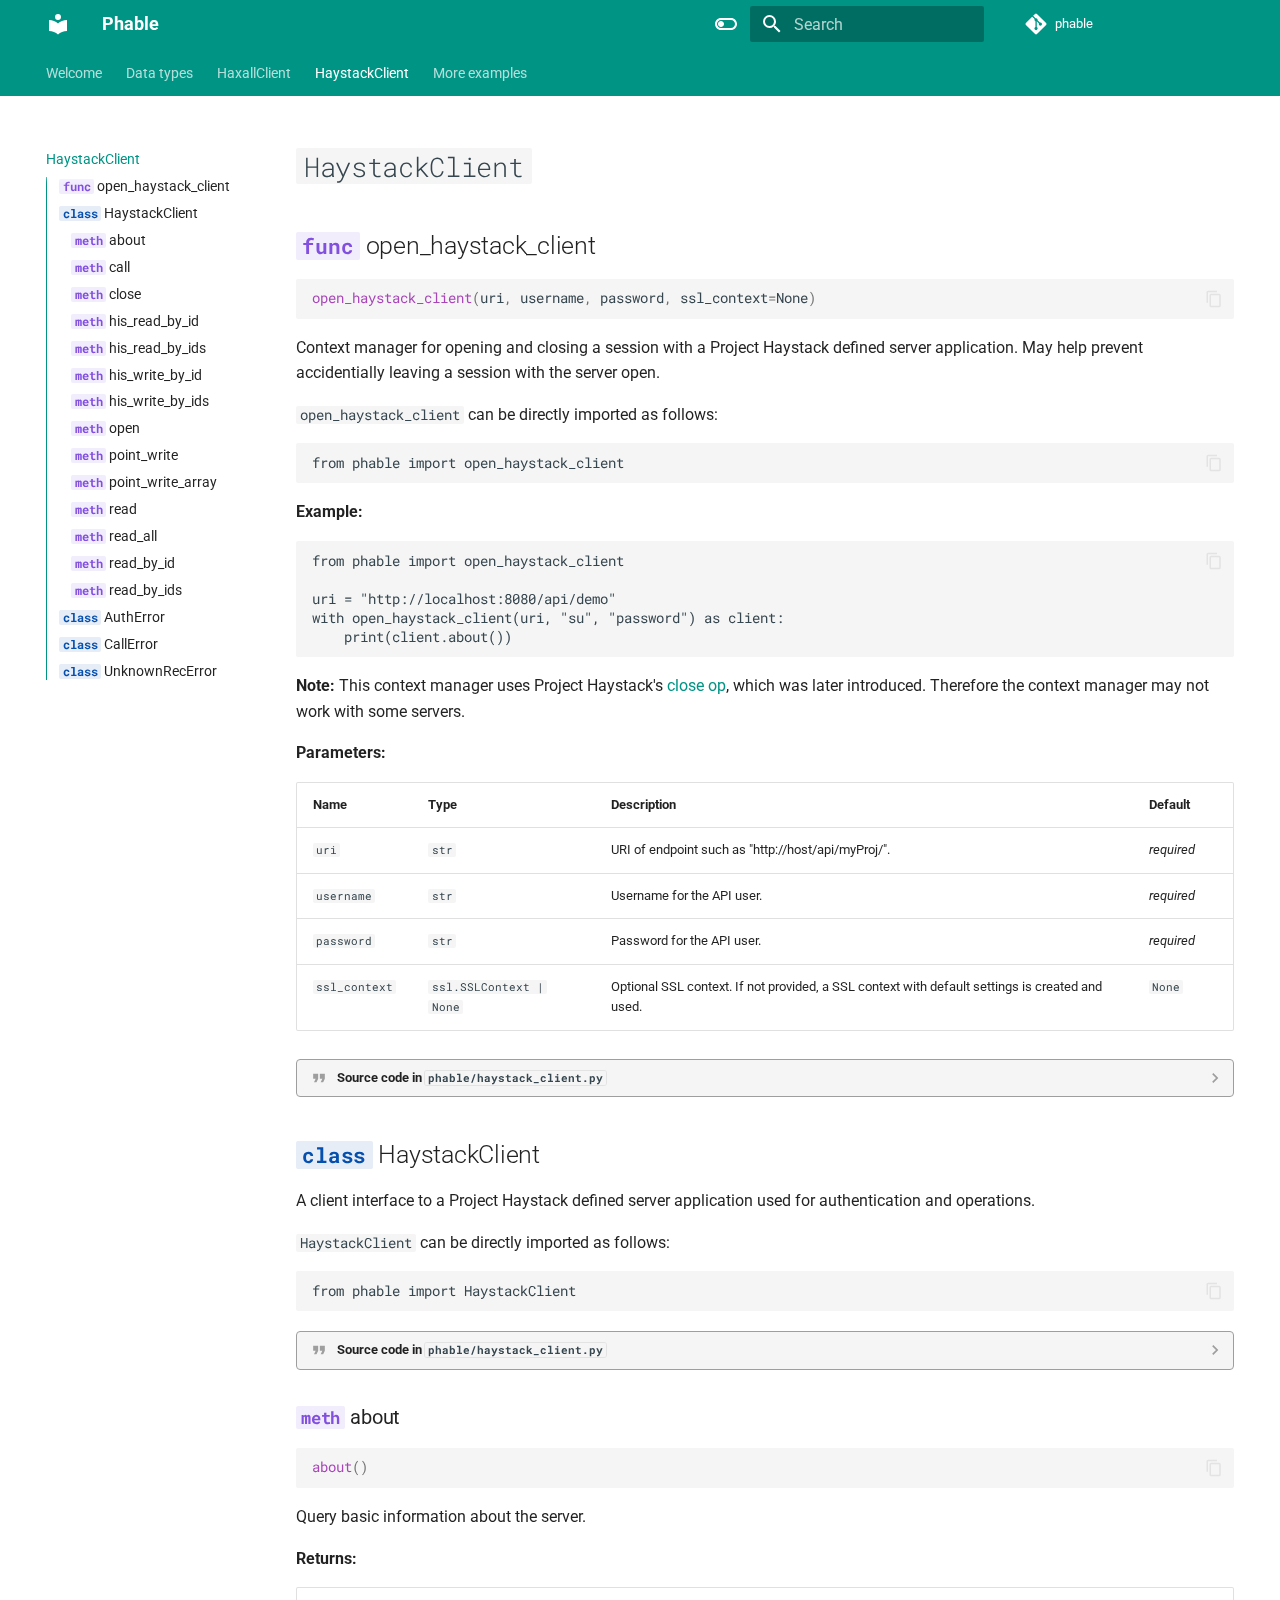
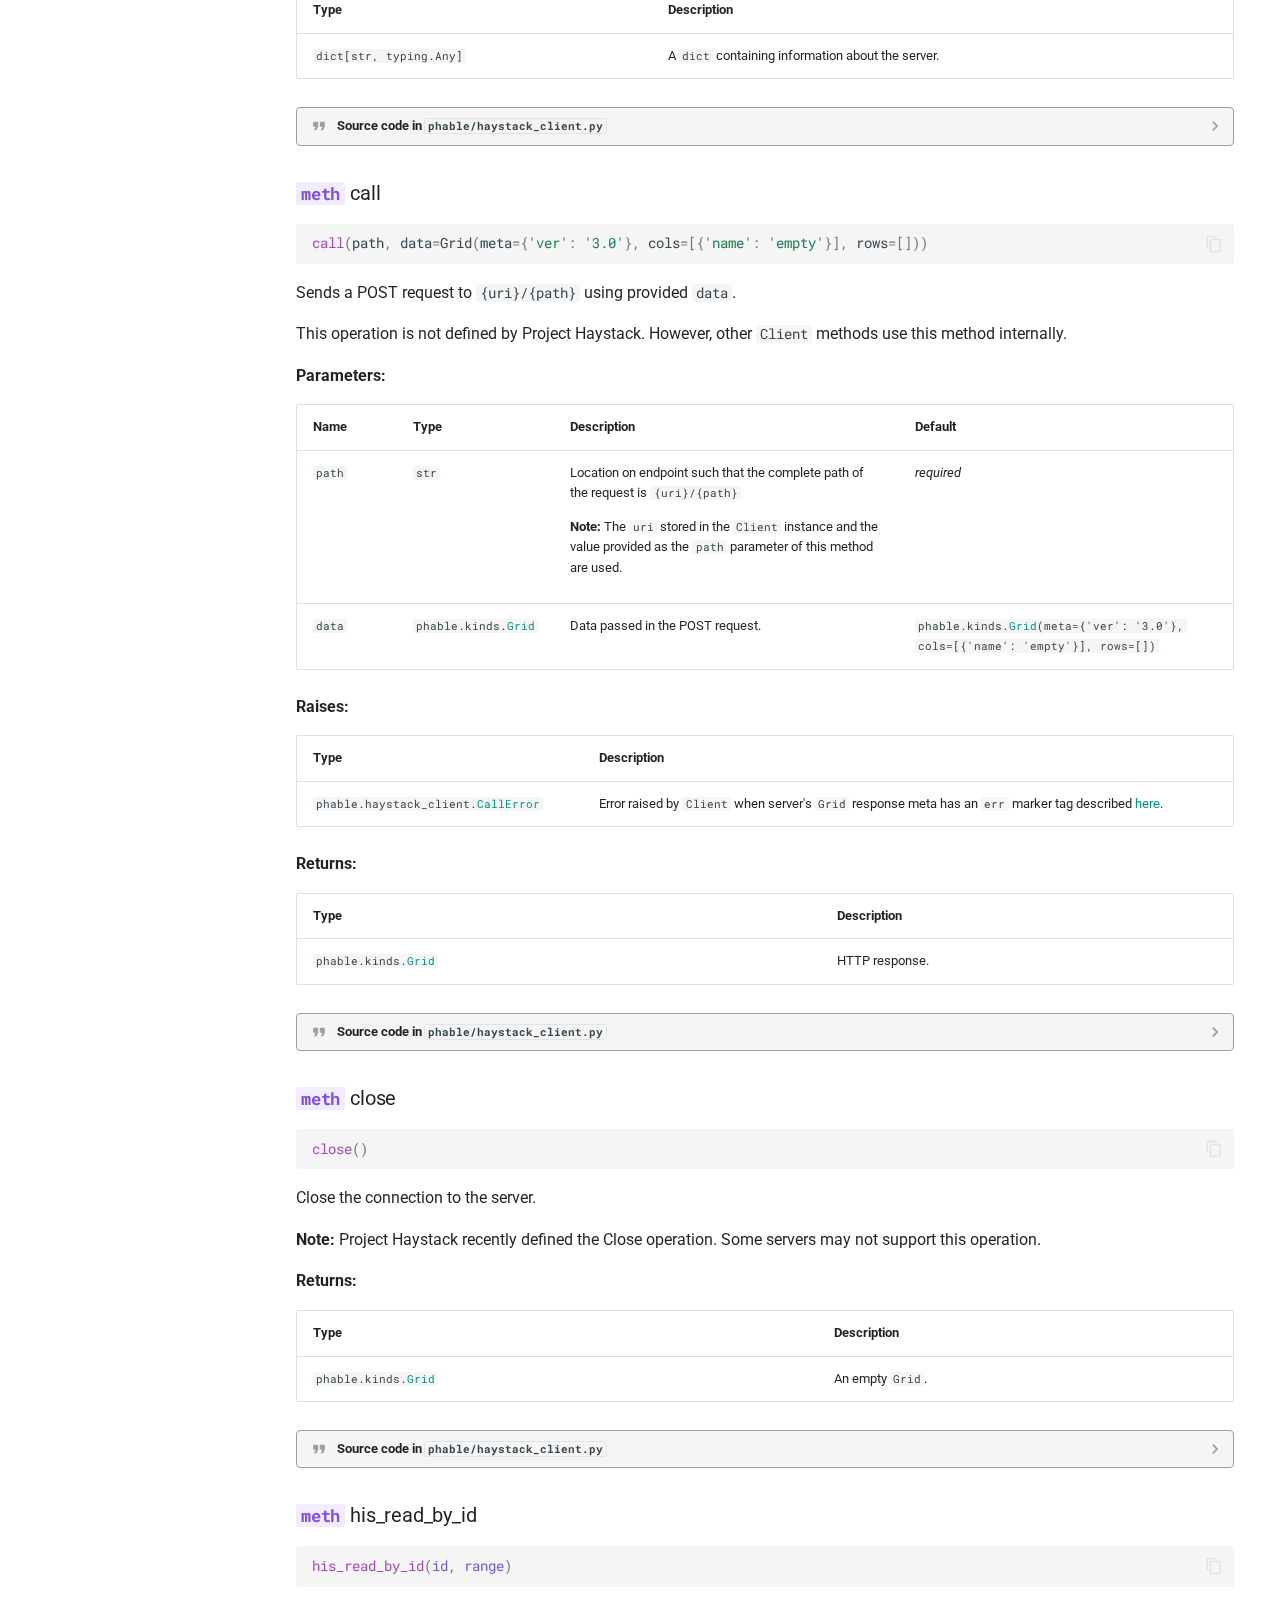
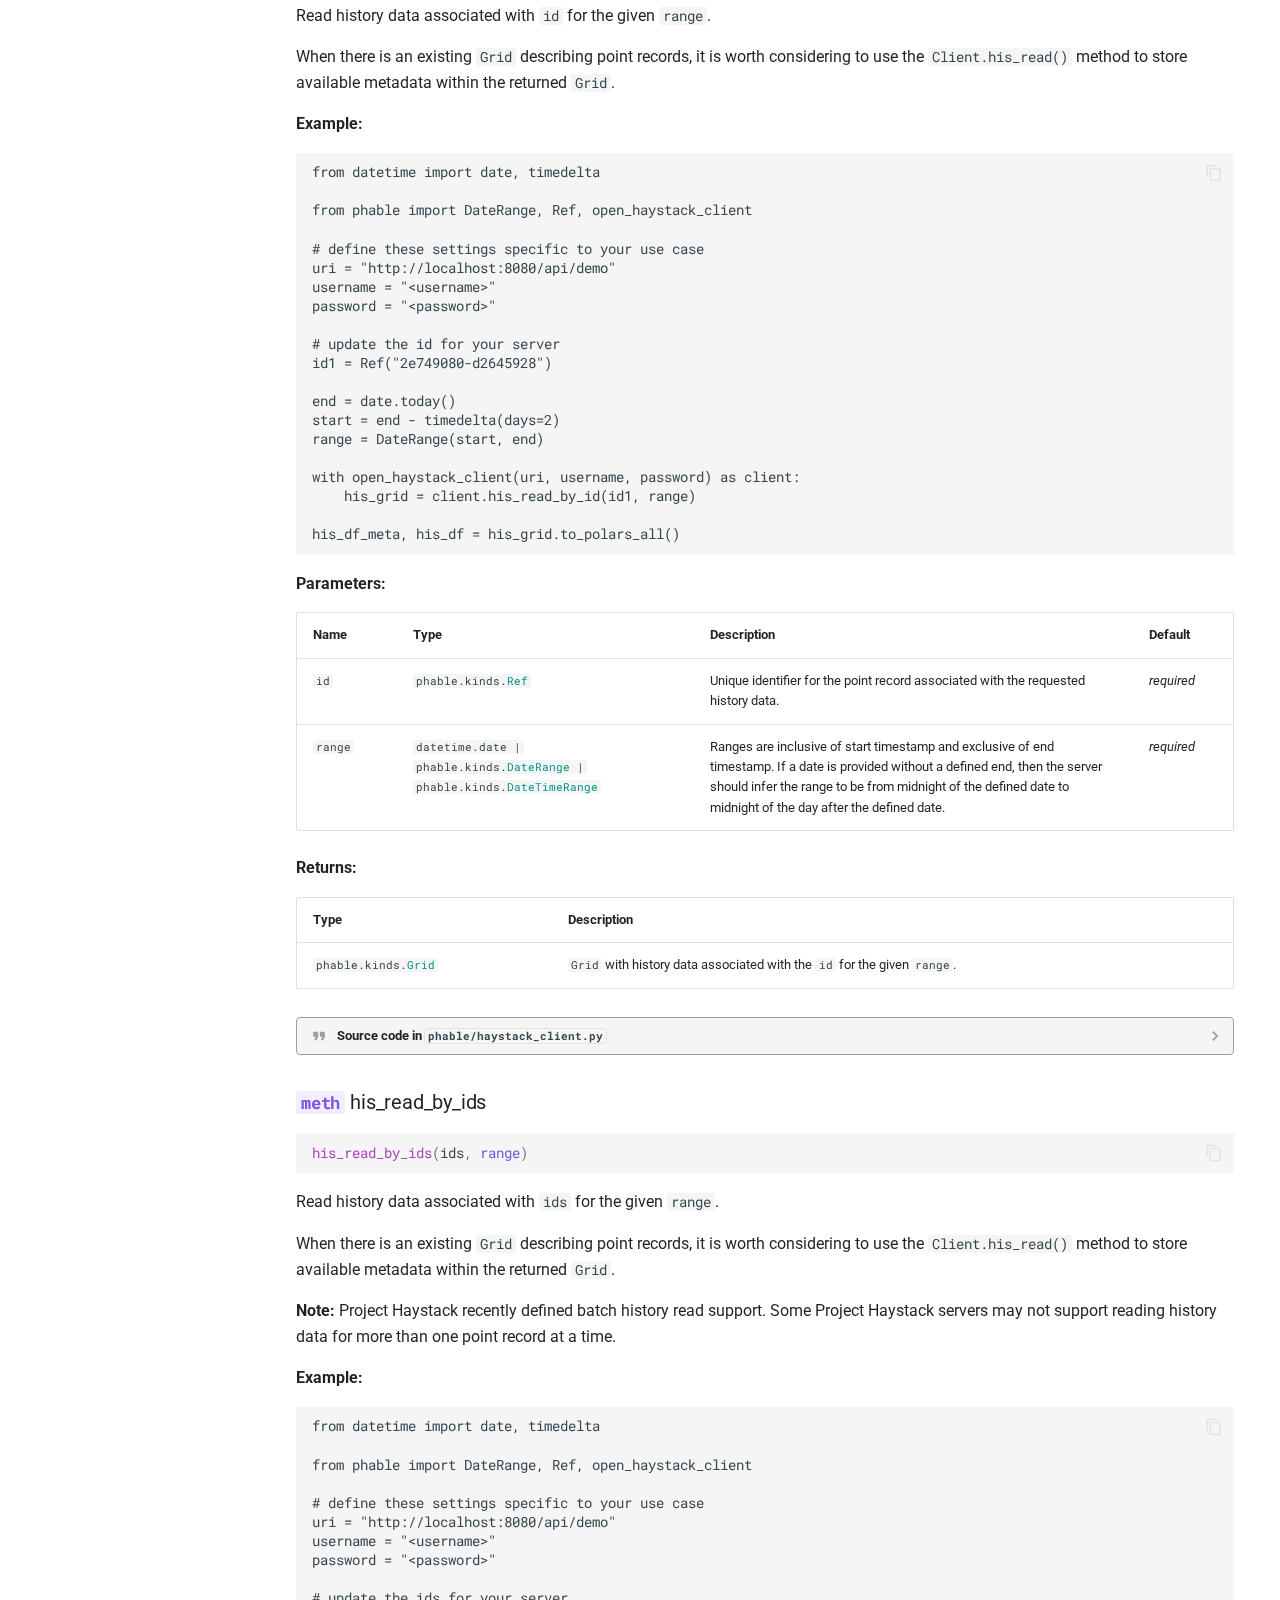
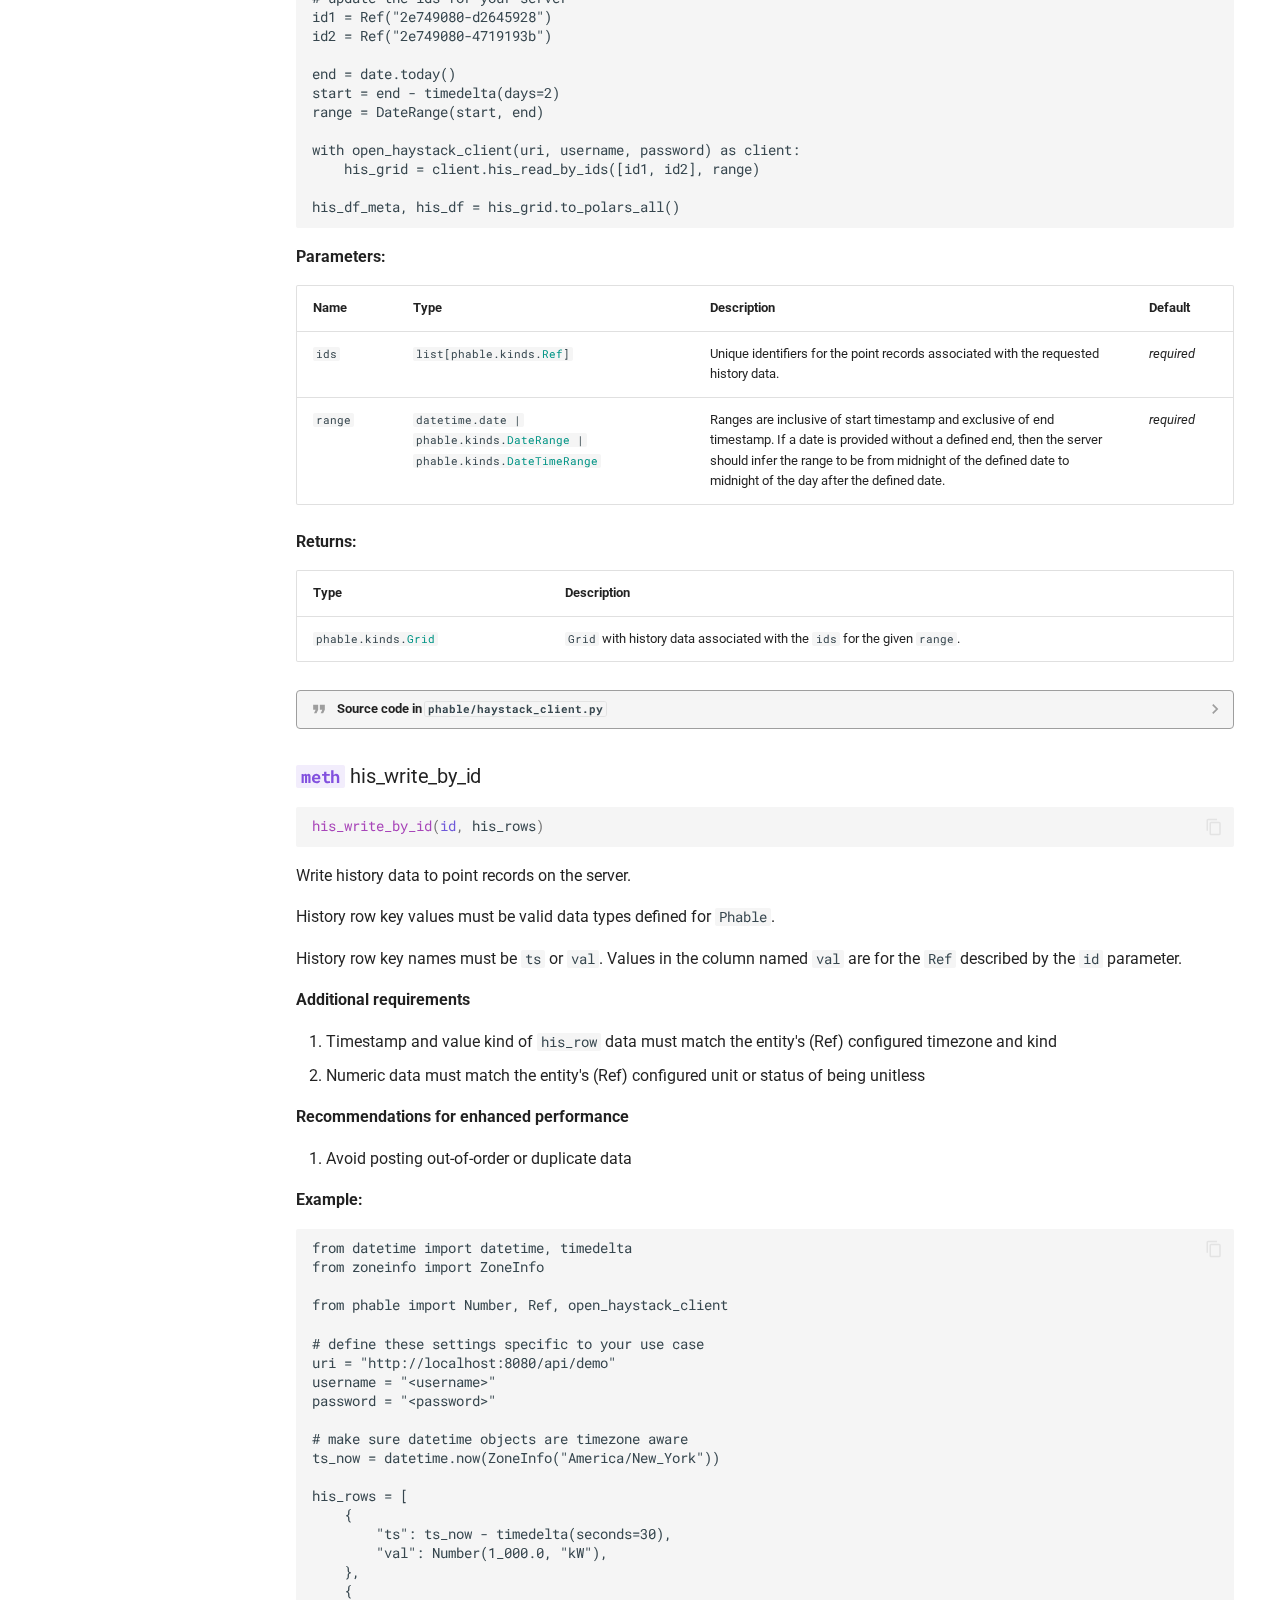
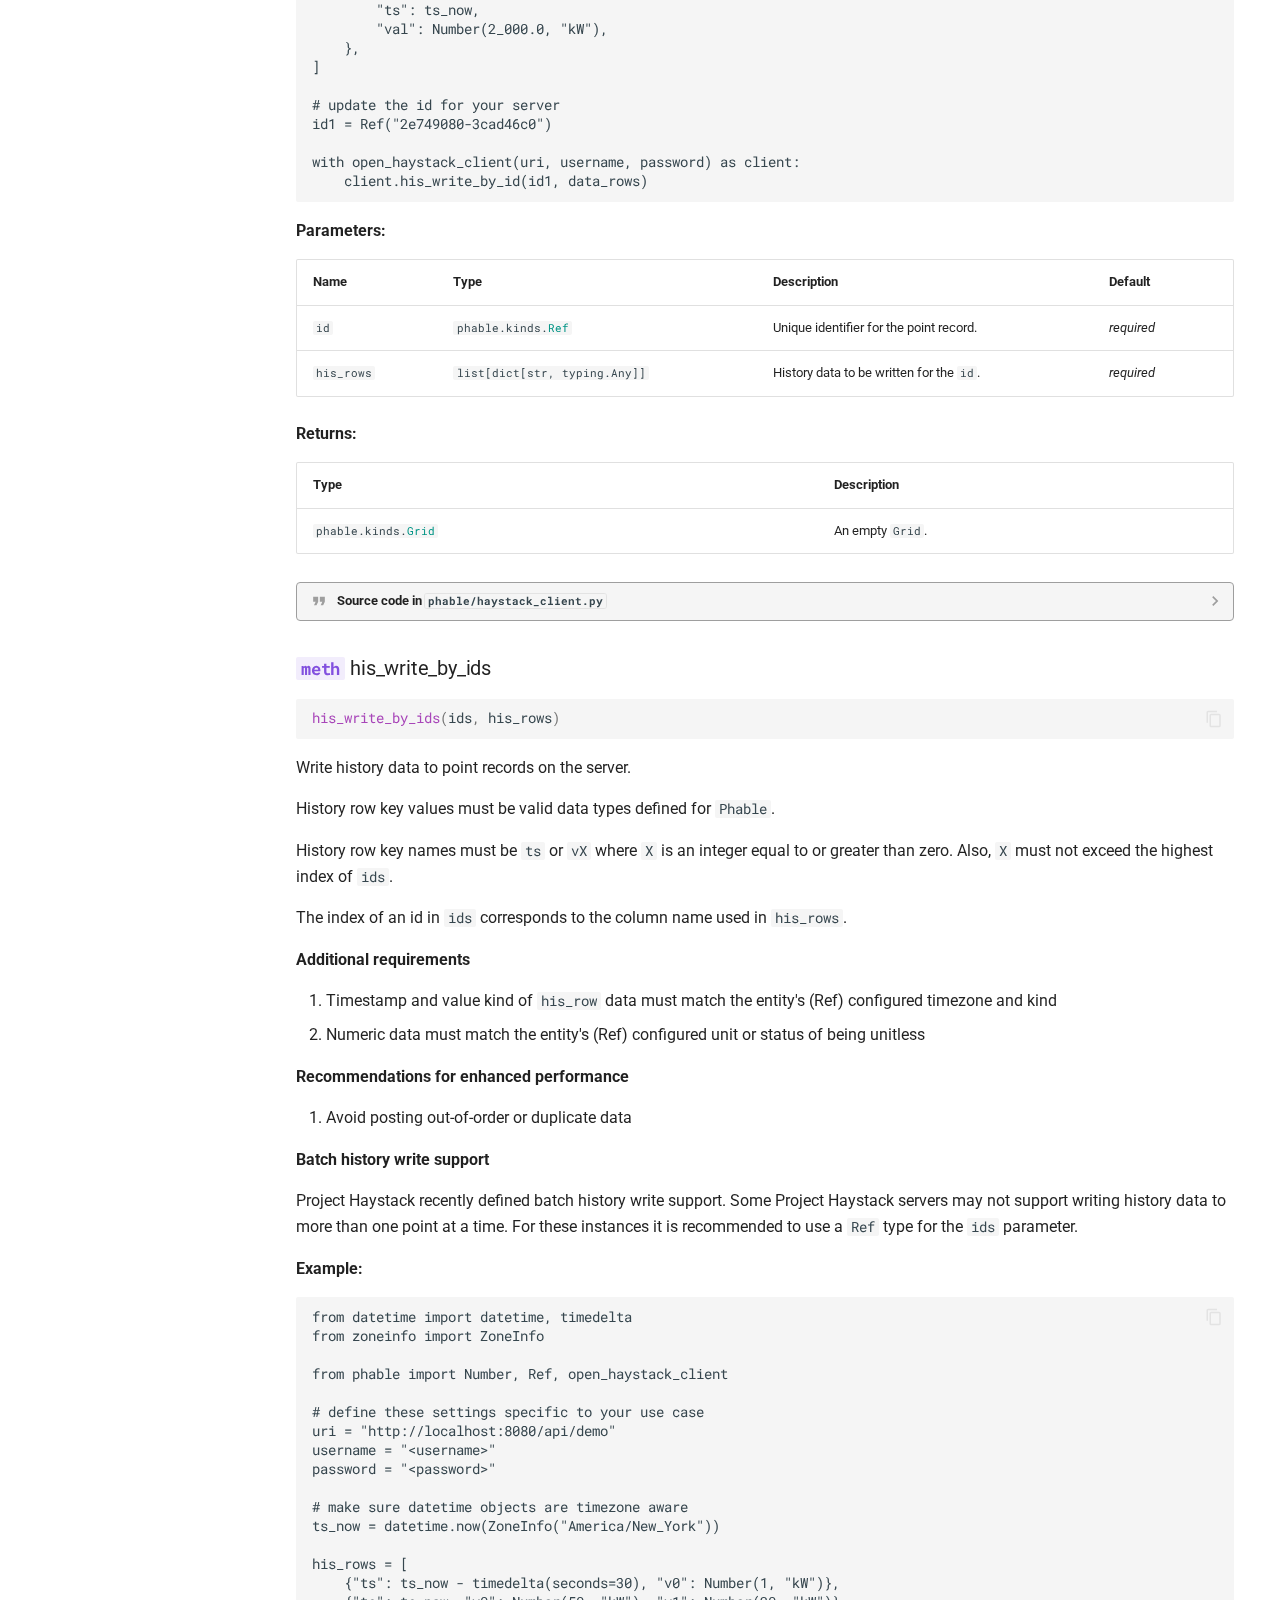
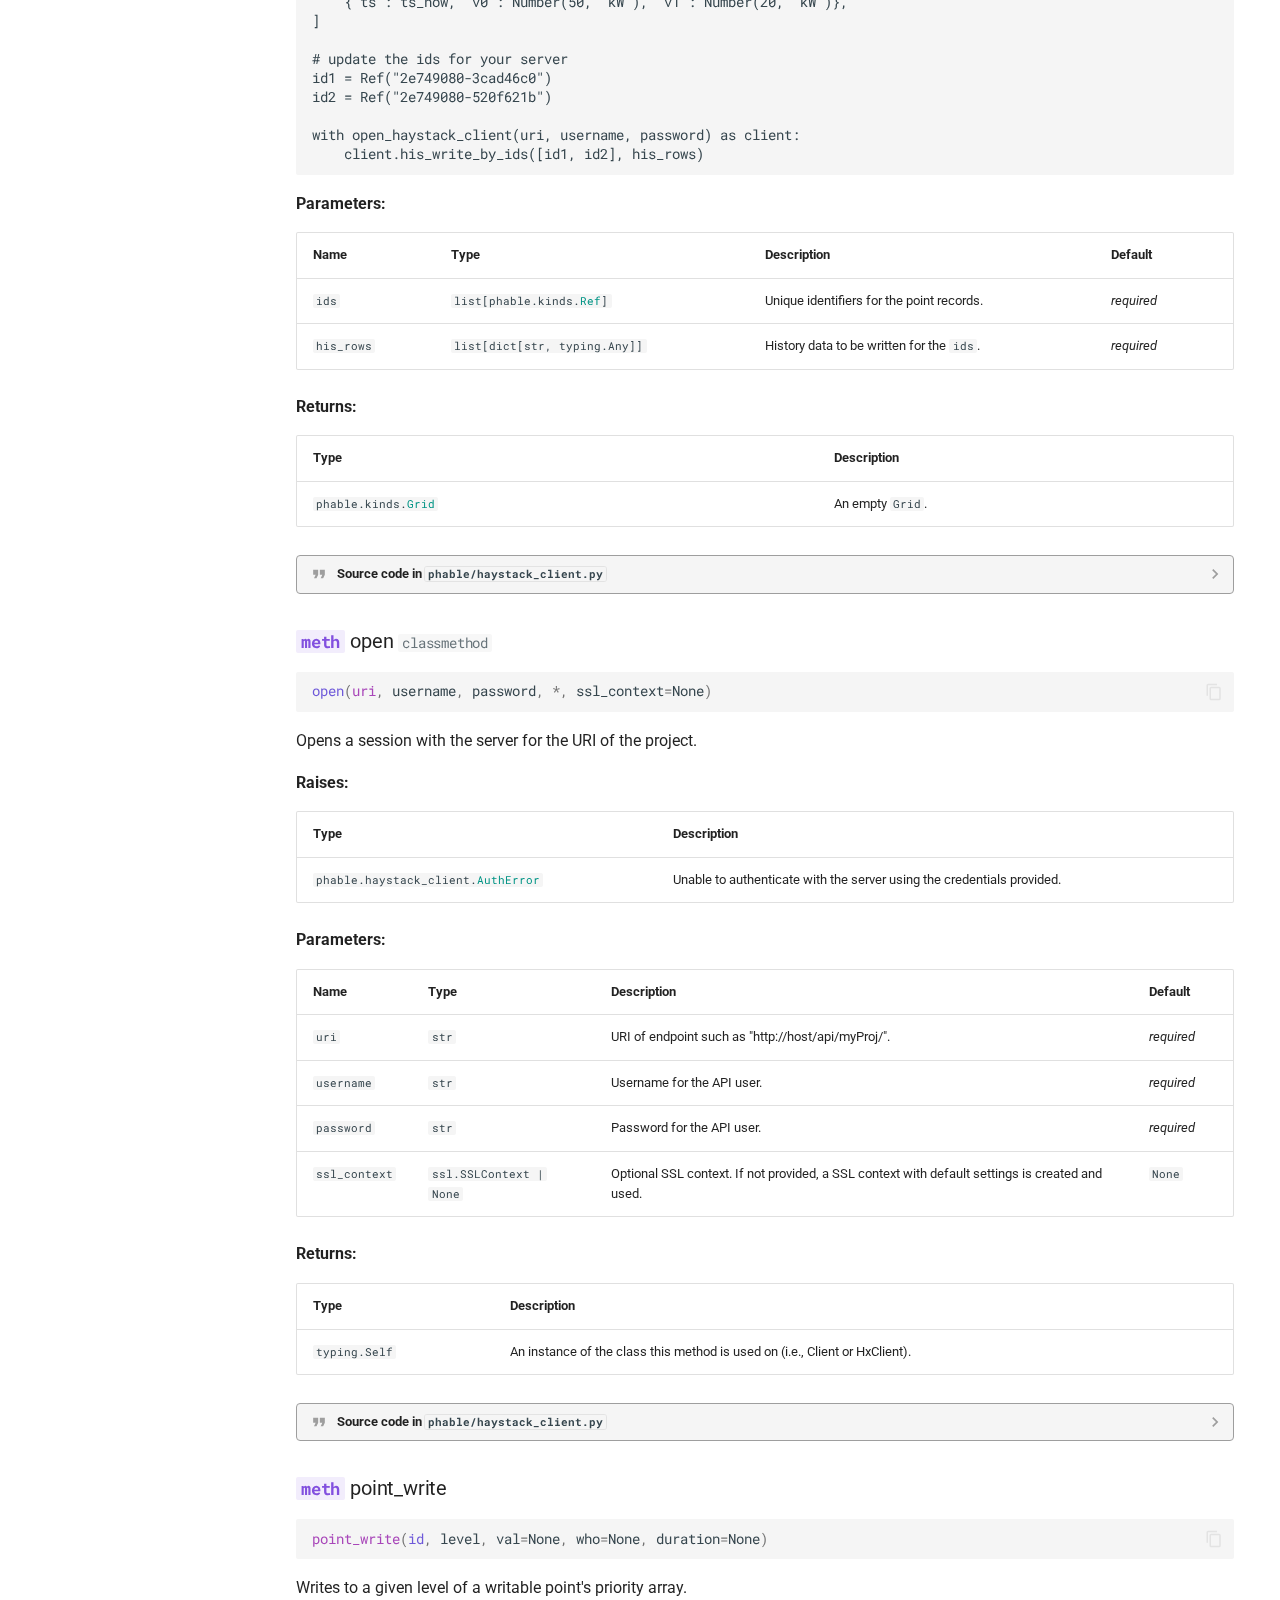
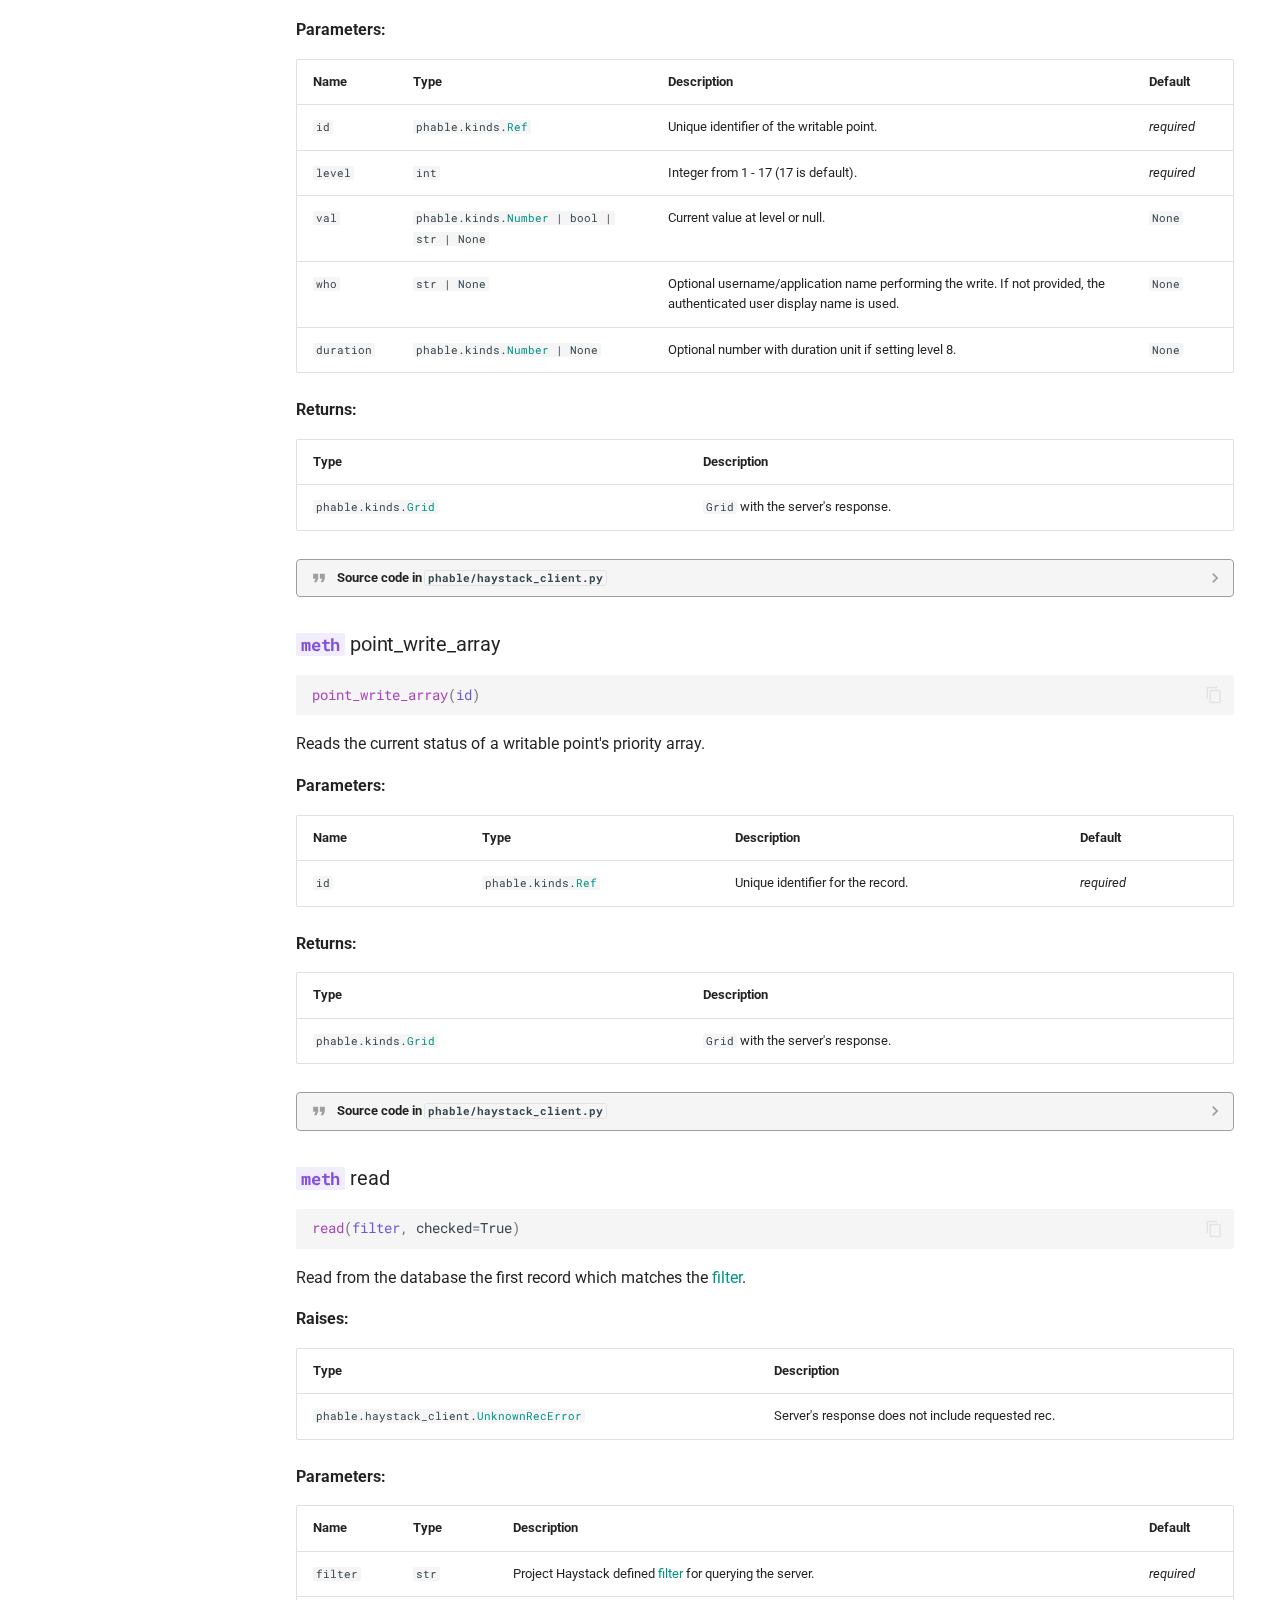
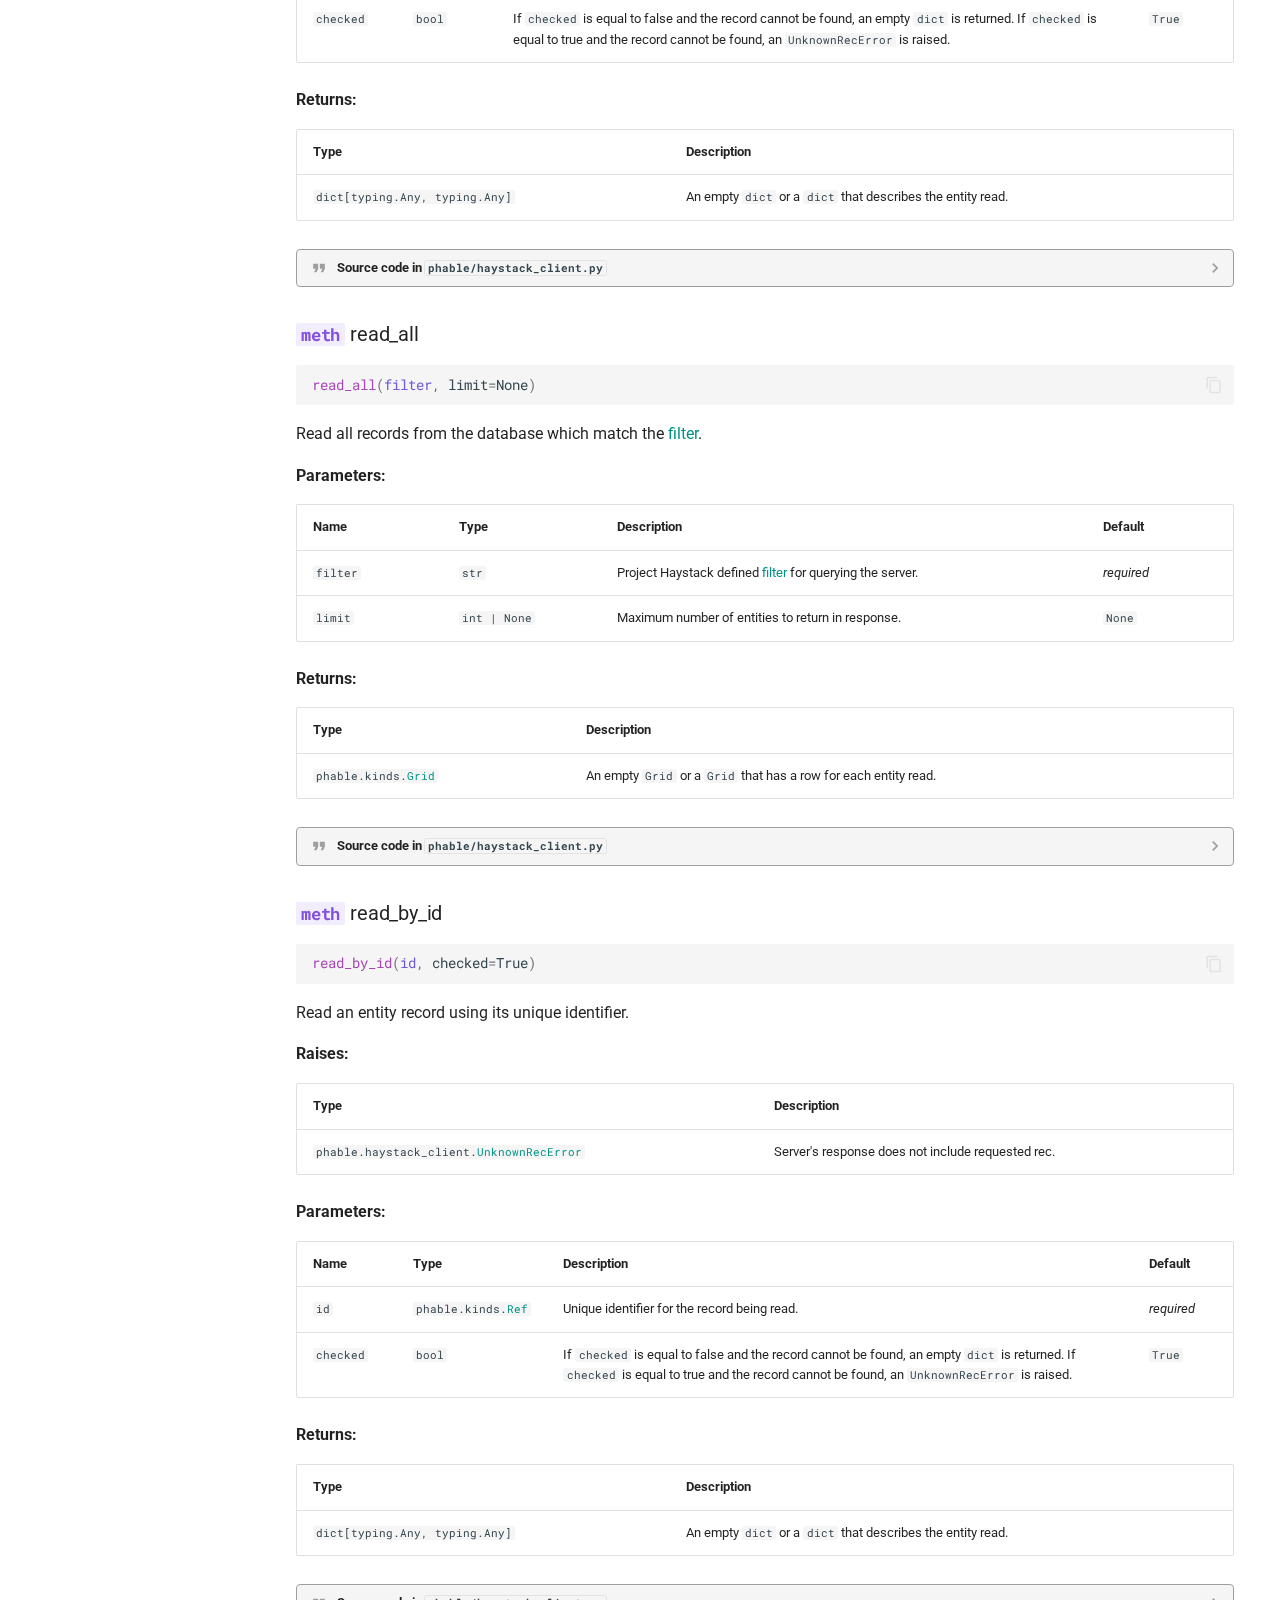
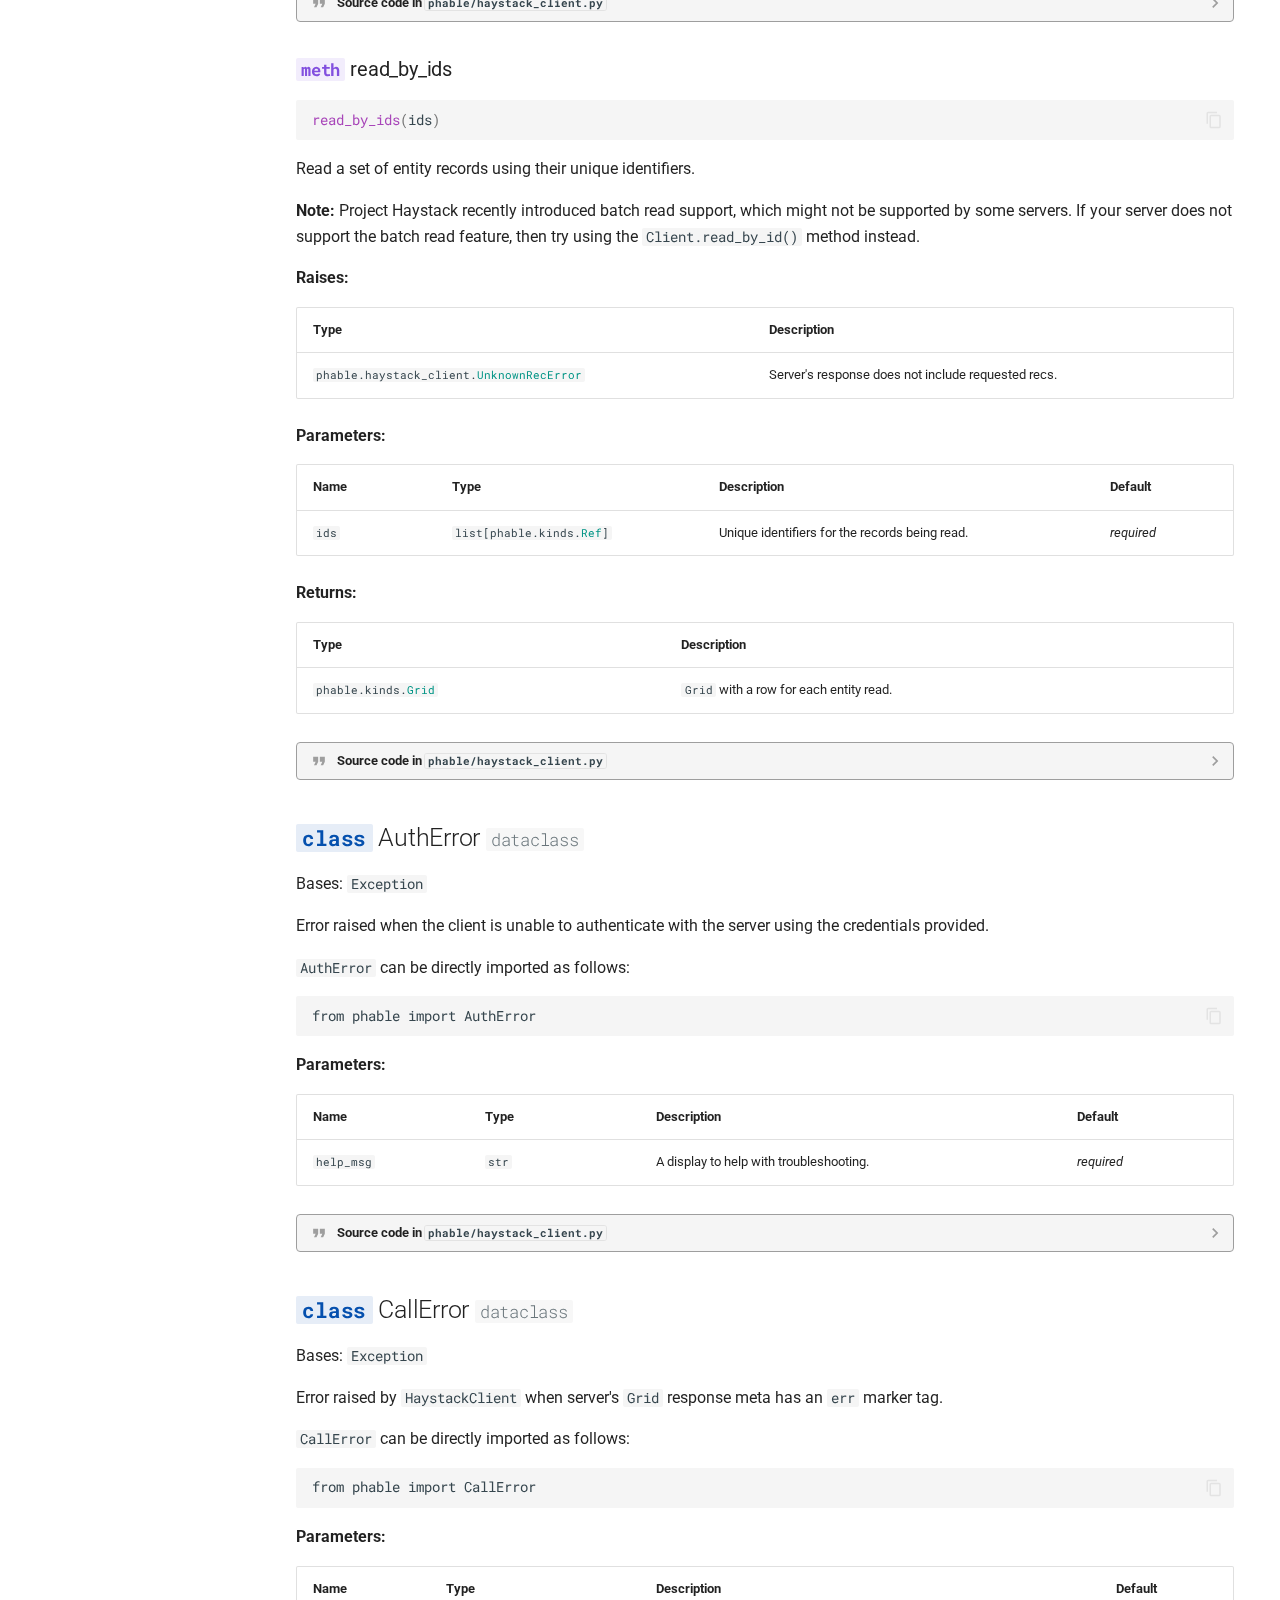
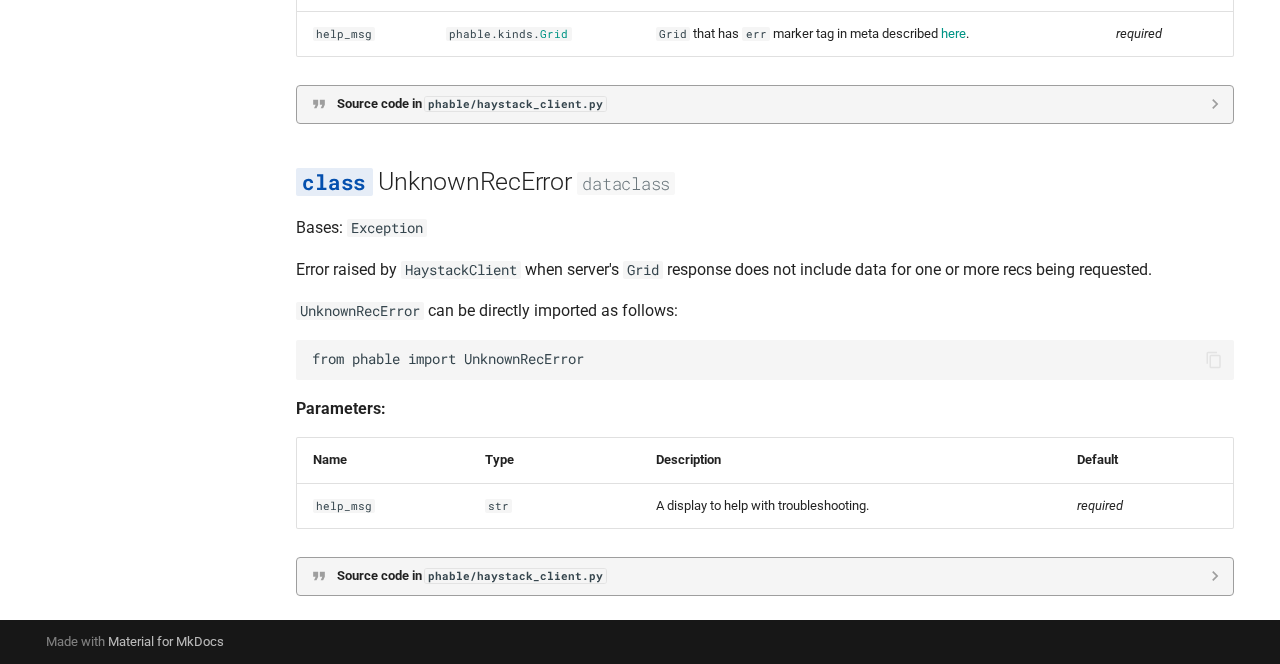
<file: haystack_client/index.html>
<!doctype html>
<html lang="en" class="no-js">
  <head>
    
      <meta charset="utf-8">
      <meta name="viewport" content="width=device-width,initial-scale=1">
      
      
      
      
        <link rel="prev" href="../haxall_client/">
      
      
        <link rel="next" href="../more_examples/">
      
      
      <link rel="icon" href="../assets/images/favicon.png">
      <meta name="generator" content="mkdocs-1.5.3, mkdocs-material-9.5.18">
    
    
      
        <title>HaystackClient - Phable</title>
      
    
    
      <link rel="stylesheet" href="../assets/stylesheets/main.66ac8b77.min.css">
      
        
        <link rel="stylesheet" href="../assets/stylesheets/palette.06af60db.min.css">
      
      


    
    
      
    
    
      
        
        
        <link rel="preconnect" href="https://fonts.gstatic.com" crossorigin>
        <link rel="stylesheet" href="https://fonts.googleapis.com/css?family=Roboto:300,300i,400,400i,700,700i%7CRoboto+Mono:400,400i,700,700i&display=fallback">
        <style>:root{--md-text-font:"Roboto";--md-code-font:"Roboto Mono"}</style>
      
    
    
      <link rel="stylesheet" href="../assets/_mkdocstrings.css">
    
    <script>__md_scope=new URL("..",location),__md_hash=e=>[...e].reduce((e,_)=>(e<<5)-e+_.charCodeAt(0),0),__md_get=(e,_=localStorage,t=__md_scope)=>JSON.parse(_.getItem(t.pathname+"."+e)),__md_set=(e,_,t=localStorage,a=__md_scope)=>{try{t.setItem(a.pathname+"."+e,JSON.stringify(_))}catch(e){}}</script>
    
      

    
    
    
  </head>
  
  
    
    
      
    
    
    
    
    <body dir="ltr" data-md-color-scheme="default" data-md-color-primary="teal" data-md-color-accent="purple">
  
    
    <input class="md-toggle" data-md-toggle="drawer" type="checkbox" id="__drawer" autocomplete="off">
    <input class="md-toggle" data-md-toggle="search" type="checkbox" id="__search" autocomplete="off">
    <label class="md-overlay" for="__drawer"></label>
    <div data-md-component="skip">
      
        
        <a href="#haystackclient" class="md-skip">
          Skip to content
        </a>
      
    </div>
    <div data-md-component="announce">
      
    </div>
    
    
      

<header class="md-header" data-md-component="header">
  <nav class="md-header__inner md-grid" aria-label="Header">
    <a href=".." title="Phable" class="md-header__button md-logo" aria-label="Phable" data-md-component="logo">
      
  
  <svg xmlns="http://www.w3.org/2000/svg" viewBox="0 0 24 24"><path d="M12 8a3 3 0 0 0 3-3 3 3 0 0 0-3-3 3 3 0 0 0-3 3 3 3 0 0 0 3 3m0 3.54C9.64 9.35 6.5 8 3 8v11c3.5 0 6.64 1.35 9 3.54 2.36-2.19 5.5-3.54 9-3.54V8c-3.5 0-6.64 1.35-9 3.54Z"/></svg>

    </a>
    <label class="md-header__button md-icon" for="__drawer">
      
      <svg xmlns="http://www.w3.org/2000/svg" viewBox="0 0 24 24"><path d="M3 6h18v2H3V6m0 5h18v2H3v-2m0 5h18v2H3v-2Z"/></svg>
    </label>
    <div class="md-header__title" data-md-component="header-title">
      <div class="md-header__ellipsis">
        <div class="md-header__topic">
          <span class="md-ellipsis">
            Phable
          </span>
        </div>
        <div class="md-header__topic" data-md-component="header-topic">
          <span class="md-ellipsis">
            
              HaystackClient
            
          </span>
        </div>
      </div>
    </div>
    
      
        <form class="md-header__option" data-md-component="palette">
  
    
    
    
    <input class="md-option" data-md-color-media="" data-md-color-scheme="default" data-md-color-primary="teal" data-md-color-accent="purple"  aria-label="Switch to dark mode"  type="radio" name="__palette" id="__palette_0">
    
      <label class="md-header__button md-icon" title="Switch to dark mode" for="__palette_1" hidden>
        <svg xmlns="http://www.w3.org/2000/svg" viewBox="0 0 24 24"><path d="M17 6H7c-3.31 0-6 2.69-6 6s2.69 6 6 6h10c3.31 0 6-2.69 6-6s-2.69-6-6-6zm0 10H7c-2.21 0-4-1.79-4-4s1.79-4 4-4h10c2.21 0 4 1.79 4 4s-1.79 4-4 4zM7 9c-1.66 0-3 1.34-3 3s1.34 3 3 3 3-1.34 3-3-1.34-3-3-3z"/></svg>
      </label>
    
  
    
    
    
    <input class="md-option" data-md-color-media="" data-md-color-scheme="slate" data-md-color-primary="teal" data-md-color-accent="lime"  aria-label="Switch to light mode"  type="radio" name="__palette" id="__palette_1">
    
      <label class="md-header__button md-icon" title="Switch to light mode" for="__palette_0" hidden>
        <svg xmlns="http://www.w3.org/2000/svg" viewBox="0 0 24 24"><path d="M17 7H7a5 5 0 0 0-5 5 5 5 0 0 0 5 5h10a5 5 0 0 0 5-5 5 5 0 0 0-5-5m0 8a3 3 0 0 1-3-3 3 3 0 0 1 3-3 3 3 0 0 1 3 3 3 3 0 0 1-3 3Z"/></svg>
      </label>
    
  
</form>
      
    
    
      <script>var media,input,key,value,palette=__md_get("__palette");if(palette&&palette.color){"(prefers-color-scheme)"===palette.color.media&&(media=matchMedia("(prefers-color-scheme: light)"),input=document.querySelector(media.matches?"[data-md-color-media='(prefers-color-scheme: light)']":"[data-md-color-media='(prefers-color-scheme: dark)']"),palette.color.media=input.getAttribute("data-md-color-media"),palette.color.scheme=input.getAttribute("data-md-color-scheme"),palette.color.primary=input.getAttribute("data-md-color-primary"),palette.color.accent=input.getAttribute("data-md-color-accent"));for([key,value]of Object.entries(palette.color))document.body.setAttribute("data-md-color-"+key,value)}</script>
    
    
    
      <label class="md-header__button md-icon" for="__search">
        
        <svg xmlns="http://www.w3.org/2000/svg" viewBox="0 0 24 24"><path d="M9.5 3A6.5 6.5 0 0 1 16 9.5c0 1.61-.59 3.09-1.56 4.23l.27.27h.79l5 5-1.5 1.5-5-5v-.79l-.27-.27A6.516 6.516 0 0 1 9.5 16 6.5 6.5 0 0 1 3 9.5 6.5 6.5 0 0 1 9.5 3m0 2C7 5 5 7 5 9.5S7 14 9.5 14 14 12 14 9.5 12 5 9.5 5Z"/></svg>
      </label>
      <div class="md-search" data-md-component="search" role="dialog">
  <label class="md-search__overlay" for="__search"></label>
  <div class="md-search__inner" role="search">
    <form class="md-search__form" name="search">
      <input type="text" class="md-search__input" name="query" aria-label="Search" placeholder="Search" autocapitalize="off" autocorrect="off" autocomplete="off" spellcheck="false" data-md-component="search-query" required>
      <label class="md-search__icon md-icon" for="__search">
        
        <svg xmlns="http://www.w3.org/2000/svg" viewBox="0 0 24 24"><path d="M9.5 3A6.5 6.5 0 0 1 16 9.5c0 1.61-.59 3.09-1.56 4.23l.27.27h.79l5 5-1.5 1.5-5-5v-.79l-.27-.27A6.516 6.516 0 0 1 9.5 16 6.5 6.5 0 0 1 3 9.5 6.5 6.5 0 0 1 9.5 3m0 2C7 5 5 7 5 9.5S7 14 9.5 14 14 12 14 9.5 12 5 9.5 5Z"/></svg>
        
        <svg xmlns="http://www.w3.org/2000/svg" viewBox="0 0 24 24"><path d="M20 11v2H8l5.5 5.5-1.42 1.42L4.16 12l7.92-7.92L13.5 5.5 8 11h12Z"/></svg>
      </label>
      <nav class="md-search__options" aria-label="Search">
        
        <button type="reset" class="md-search__icon md-icon" title="Clear" aria-label="Clear" tabindex="-1">
          
          <svg xmlns="http://www.w3.org/2000/svg" viewBox="0 0 24 24"><path d="M19 6.41 17.59 5 12 10.59 6.41 5 5 6.41 10.59 12 5 17.59 6.41 19 12 13.41 17.59 19 19 17.59 13.41 12 19 6.41Z"/></svg>
        </button>
      </nav>
      
        <div class="md-search__suggest" data-md-component="search-suggest"></div>
      
    </form>
    <div class="md-search__output">
      <div class="md-search__scrollwrap" data-md-scrollfix>
        <div class="md-search-result" data-md-component="search-result">
          <div class="md-search-result__meta">
            Initializing search
          </div>
          <ol class="md-search-result__list" role="presentation"></ol>
        </div>
      </div>
    </div>
  </div>
</div>
    
    
      <div class="md-header__source">
        <a href="https://github.com/rick-jennings/phable" title="Go to repository" class="md-source" data-md-component="source">
  <div class="md-source__icon md-icon">
    
    <svg xmlns="http://www.w3.org/2000/svg" viewBox="0 0 448 512"><!--! Font Awesome Free 6.5.2 by @fontawesome - https://fontawesome.com License - https://fontawesome.com/license/free (Icons: CC BY 4.0, Fonts: SIL OFL 1.1, Code: MIT License) Copyright 2024 Fonticons, Inc.--><path d="M439.55 236.05 244 40.45a28.87 28.87 0 0 0-40.81 0l-40.66 40.63 51.52 51.52c27.06-9.14 52.68 16.77 43.39 43.68l49.66 49.66c34.23-11.8 61.18 31 35.47 56.69-26.49 26.49-70.21-2.87-56-37.34L240.22 199v121.85c25.3 12.54 22.26 41.85 9.08 55a34.34 34.34 0 0 1-48.55 0c-17.57-17.6-11.07-46.91 11.25-56v-123c-20.8-8.51-24.6-30.74-18.64-45L142.57 101 8.45 235.14a28.86 28.86 0 0 0 0 40.81l195.61 195.6a28.86 28.86 0 0 0 40.8 0l194.69-194.69a28.86 28.86 0 0 0 0-40.81z"/></svg>
  </div>
  <div class="md-source__repository">
    phable
  </div>
</a>
      </div>
    
  </nav>
  
</header>
    
    <div class="md-container" data-md-component="container">
      
      
        
          
            
<nav class="md-tabs" aria-label="Tabs" data-md-component="tabs">
  <div class="md-grid">
    <ul class="md-tabs__list">
      
        
  
  
  
    <li class="md-tabs__item">
      <a href=".." class="md-tabs__link">
        
  
    
  
  Welcome

      </a>
    </li>
  

      
        
  
  
  
    <li class="md-tabs__item">
      <a href="../data_types/" class="md-tabs__link">
        
  
    
  
  Data types

      </a>
    </li>
  

      
        
  
  
  
    <li class="md-tabs__item">
      <a href="../haxall_client/" class="md-tabs__link">
        
  
    
  
  HaxallClient

      </a>
    </li>
  

      
        
  
  
    
  
  
    <li class="md-tabs__item md-tabs__item--active">
      <a href="./" class="md-tabs__link">
        
  
    
  
  HaystackClient

      </a>
    </li>
  

      
        
  
  
  
    <li class="md-tabs__item">
      <a href="../more_examples/" class="md-tabs__link">
        
  
    
  
  More examples

      </a>
    </li>
  

      
    </ul>
  </div>
</nav>
          
        
      
      <main class="md-main" data-md-component="main">
        <div class="md-main__inner md-grid">
          
            
              
              <div class="md-sidebar md-sidebar--primary" data-md-component="sidebar" data-md-type="navigation" >
                <div class="md-sidebar__scrollwrap">
                  <div class="md-sidebar__inner">
                    


  


  

<nav class="md-nav md-nav--primary md-nav--lifted md-nav--integrated" aria-label="Navigation" data-md-level="0">
  <label class="md-nav__title" for="__drawer">
    <a href=".." title="Phable" class="md-nav__button md-logo" aria-label="Phable" data-md-component="logo">
      
  
  <svg xmlns="http://www.w3.org/2000/svg" viewBox="0 0 24 24"><path d="M12 8a3 3 0 0 0 3-3 3 3 0 0 0-3-3 3 3 0 0 0-3 3 3 3 0 0 0 3 3m0 3.54C9.64 9.35 6.5 8 3 8v11c3.5 0 6.64 1.35 9 3.54 2.36-2.19 5.5-3.54 9-3.54V8c-3.5 0-6.64 1.35-9 3.54Z"/></svg>

    </a>
    Phable
  </label>
  
    <div class="md-nav__source">
      <a href="https://github.com/rick-jennings/phable" title="Go to repository" class="md-source" data-md-component="source">
  <div class="md-source__icon md-icon">
    
    <svg xmlns="http://www.w3.org/2000/svg" viewBox="0 0 448 512"><!--! Font Awesome Free 6.5.2 by @fontawesome - https://fontawesome.com License - https://fontawesome.com/license/free (Icons: CC BY 4.0, Fonts: SIL OFL 1.1, Code: MIT License) Copyright 2024 Fonticons, Inc.--><path d="M439.55 236.05 244 40.45a28.87 28.87 0 0 0-40.81 0l-40.66 40.63 51.52 51.52c27.06-9.14 52.68 16.77 43.39 43.68l49.66 49.66c34.23-11.8 61.18 31 35.47 56.69-26.49 26.49-70.21-2.87-56-37.34L240.22 199v121.85c25.3 12.54 22.26 41.85 9.08 55a34.34 34.34 0 0 1-48.55 0c-17.57-17.6-11.07-46.91 11.25-56v-123c-20.8-8.51-24.6-30.74-18.64-45L142.57 101 8.45 235.14a28.86 28.86 0 0 0 0 40.81l195.61 195.6a28.86 28.86 0 0 0 40.8 0l194.69-194.69a28.86 28.86 0 0 0 0-40.81z"/></svg>
  </div>
  <div class="md-source__repository">
    phable
  </div>
</a>
    </div>
  
  <ul class="md-nav__list" data-md-scrollfix>
    
      
      
  
  
  
  
    <li class="md-nav__item">
      <a href=".." class="md-nav__link">
        
  
  <span class="md-ellipsis">
    Welcome
  </span>
  

      </a>
    </li>
  

    
      
      
  
  
  
  
    <li class="md-nav__item">
      <a href="../data_types/" class="md-nav__link">
        
  
  <span class="md-ellipsis">
    Data types
  </span>
  

      </a>
    </li>
  

    
      
      
  
  
  
  
    <li class="md-nav__item">
      <a href="../haxall_client/" class="md-nav__link">
        
  
  <span class="md-ellipsis">
    HaxallClient
  </span>
  

      </a>
    </li>
  

    
      
      
  
  
    
  
  
  
    <li class="md-nav__item md-nav__item--active">
      
      <input class="md-nav__toggle md-toggle" type="checkbox" id="__toc">
      
      
        
      
      
        <label class="md-nav__link md-nav__link--active" for="__toc">
          
  
  <span class="md-ellipsis">
    HaystackClient
  </span>
  

          <span class="md-nav__icon md-icon"></span>
        </label>
      
      <a href="./" class="md-nav__link md-nav__link--active">
        
  
  <span class="md-ellipsis">
    HaystackClient
  </span>
  

      </a>
      
        

<nav class="md-nav md-nav--secondary" aria-label="Table of contents">
  
  
  
    
  
  
    <label class="md-nav__title" for="__toc">
      <span class="md-nav__icon md-icon"></span>
      Table of contents
    </label>
    <ul class="md-nav__list" data-md-component="toc" data-md-scrollfix>
      
        <li class="md-nav__item">
  <a href="#phable.haystack_client.open_haystack_client" class="md-nav__link">
    <span class="md-ellipsis">
      <code class="doc-symbol doc-symbol-toc doc-symbol-function"></code>&nbsp;open_haystack_client
    </span>
  </a>
  
</li>
      
        <li class="md-nav__item">
  <a href="#phable.haystack_client.HaystackClient" class="md-nav__link">
    <span class="md-ellipsis">
      <code class="doc-symbol doc-symbol-toc doc-symbol-class"></code>&nbsp;HaystackClient
    </span>
  </a>
  
    <nav class="md-nav" aria-label=" HaystackClient">
      <ul class="md-nav__list">
        
          <li class="md-nav__item">
  <a href="#phable.haystack_client.HaystackClient.about" class="md-nav__link">
    <span class="md-ellipsis">
      <code class="doc-symbol doc-symbol-toc doc-symbol-method"></code>&nbsp;about
    </span>
  </a>
  
</li>
        
          <li class="md-nav__item">
  <a href="#phable.haystack_client.HaystackClient.call" class="md-nav__link">
    <span class="md-ellipsis">
      <code class="doc-symbol doc-symbol-toc doc-symbol-method"></code>&nbsp;call
    </span>
  </a>
  
</li>
        
          <li class="md-nav__item">
  <a href="#phable.haystack_client.HaystackClient.close" class="md-nav__link">
    <span class="md-ellipsis">
      <code class="doc-symbol doc-symbol-toc doc-symbol-method"></code>&nbsp;close
    </span>
  </a>
  
</li>
        
          <li class="md-nav__item">
  <a href="#phable.haystack_client.HaystackClient.his_read_by_id" class="md-nav__link">
    <span class="md-ellipsis">
      <code class="doc-symbol doc-symbol-toc doc-symbol-method"></code>&nbsp;his_read_by_id
    </span>
  </a>
  
</li>
        
          <li class="md-nav__item">
  <a href="#phable.haystack_client.HaystackClient.his_read_by_ids" class="md-nav__link">
    <span class="md-ellipsis">
      <code class="doc-symbol doc-symbol-toc doc-symbol-method"></code>&nbsp;his_read_by_ids
    </span>
  </a>
  
</li>
        
          <li class="md-nav__item">
  <a href="#phable.haystack_client.HaystackClient.his_write_by_id" class="md-nav__link">
    <span class="md-ellipsis">
      <code class="doc-symbol doc-symbol-toc doc-symbol-method"></code>&nbsp;his_write_by_id
    </span>
  </a>
  
</li>
        
          <li class="md-nav__item">
  <a href="#phable.haystack_client.HaystackClient.his_write_by_ids" class="md-nav__link">
    <span class="md-ellipsis">
      <code class="doc-symbol doc-symbol-toc doc-symbol-method"></code>&nbsp;his_write_by_ids
    </span>
  </a>
  
</li>
        
          <li class="md-nav__item">
  <a href="#phable.haystack_client.HaystackClient.open" class="md-nav__link">
    <span class="md-ellipsis">
      <code class="doc-symbol doc-symbol-toc doc-symbol-method"></code>&nbsp;open
    </span>
  </a>
  
</li>
        
          <li class="md-nav__item">
  <a href="#phable.haystack_client.HaystackClient.point_write" class="md-nav__link">
    <span class="md-ellipsis">
      <code class="doc-symbol doc-symbol-toc doc-symbol-method"></code>&nbsp;point_write
    </span>
  </a>
  
</li>
        
          <li class="md-nav__item">
  <a href="#phable.haystack_client.HaystackClient.point_write_array" class="md-nav__link">
    <span class="md-ellipsis">
      <code class="doc-symbol doc-symbol-toc doc-symbol-method"></code>&nbsp;point_write_array
    </span>
  </a>
  
</li>
        
          <li class="md-nav__item">
  <a href="#phable.haystack_client.HaystackClient.read" class="md-nav__link">
    <span class="md-ellipsis">
      <code class="doc-symbol doc-symbol-toc doc-symbol-method"></code>&nbsp;read
    </span>
  </a>
  
</li>
        
          <li class="md-nav__item">
  <a href="#phable.haystack_client.HaystackClient.read_all" class="md-nav__link">
    <span class="md-ellipsis">
      <code class="doc-symbol doc-symbol-toc doc-symbol-method"></code>&nbsp;read_all
    </span>
  </a>
  
</li>
        
          <li class="md-nav__item">
  <a href="#phable.haystack_client.HaystackClient.read_by_id" class="md-nav__link">
    <span class="md-ellipsis">
      <code class="doc-symbol doc-symbol-toc doc-symbol-method"></code>&nbsp;read_by_id
    </span>
  </a>
  
</li>
        
          <li class="md-nav__item">
  <a href="#phable.haystack_client.HaystackClient.read_by_ids" class="md-nav__link">
    <span class="md-ellipsis">
      <code class="doc-symbol doc-symbol-toc doc-symbol-method"></code>&nbsp;read_by_ids
    </span>
  </a>
  
</li>
        
      </ul>
    </nav>
  
</li>
      
        <li class="md-nav__item">
  <a href="#phable.haystack_client.AuthError" class="md-nav__link">
    <span class="md-ellipsis">
      <code class="doc-symbol doc-symbol-toc doc-symbol-class"></code>&nbsp;AuthError
    </span>
  </a>
  
</li>
      
        <li class="md-nav__item">
  <a href="#phable.haystack_client.CallError" class="md-nav__link">
    <span class="md-ellipsis">
      <code class="doc-symbol doc-symbol-toc doc-symbol-class"></code>&nbsp;CallError
    </span>
  </a>
  
</li>
      
        <li class="md-nav__item">
  <a href="#phable.haystack_client.UnknownRecError" class="md-nav__link">
    <span class="md-ellipsis">
      <code class="doc-symbol doc-symbol-toc doc-symbol-class"></code>&nbsp;UnknownRecError
    </span>
  </a>
  
</li>
      
    </ul>
  
</nav>
      
    </li>
  

    
      
      
  
  
  
  
    <li class="md-nav__item">
      <a href="../more_examples/" class="md-nav__link">
        
  
  <span class="md-ellipsis">
    More examples
  </span>
  

      </a>
    </li>
  

    
  </ul>
</nav>
                  </div>
                </div>
              </div>
            
            
          
          
            <div class="md-content" data-md-component="content">
              <article class="md-content__inner md-typeset">
                
                  

  
  


<h1 id="haystackclient"><code>HaystackClient</code></h1>


<div class="doc doc-object doc-function">


<h2 id="phable.haystack_client.open_haystack_client" class="doc doc-heading">
<code class="doc-symbol doc-symbol-heading doc-symbol-function"></code>            <span class="doc doc-object-name doc-function-name">open_haystack_client</span>


</h2>
<div class="doc-signature highlight"><pre><span></span><code><span class="nf">open_haystack_client</span><span class="p">(</span><span class="n">uri</span><span class="p">,</span> <span class="n">username</span><span class="p">,</span> <span class="n">password</span><span class="p">,</span> <span class="n">ssl_context</span><span class="o">=</span><span class="kc">None</span><span class="p">)</span>
</code></pre></div>

    <div class="doc doc-contents first">

      <p>Context manager for opening and closing a session with a Project Haystack
defined server application. May help prevent accidentially leaving a session with
the server open.</p>
<p><code>open_haystack_client</code> can be directly imported as follows:</p>
<pre><code class="language-python">from phable import open_haystack_client
</code></pre>
<p><strong>Example:</strong></p>
<pre><code class="language-python">from phable import open_haystack_client

uri = &quot;http://localhost:8080/api/demo&quot;
with open_haystack_client(uri, &quot;su&quot;, &quot;password&quot;) as client:
    print(client.about())
</code></pre>
<p><strong>Note:</strong> This context manager uses Project Haystack's
<a href="https://project-haystack.org/doc/docHaystack/Ops#close">close op</a>, which was
later introduced. Therefore the context manager may not work with some servers.</p>


<p><span class="doc-section-title">Parameters:</span></p>
    <table>
      <thead>
        <tr>
          <th>Name</th>
          <th>Type</th>
          <th>Description</th>
          <th>Default</th>
        </tr>
      </thead>
      <tbody>
          <tr class="doc-section-item">
            <td><code>uri</code></td>
            <td>
                  <code>str</code>
            </td>
            <td>
              <div class="doc-md-description">
                <p>URI of endpoint such as "http://host/api/myProj/".</p>
              </div>
            </td>
            <td>
                <em>required</em>
            </td>
          </tr>
          <tr class="doc-section-item">
            <td><code>username</code></td>
            <td>
                  <code>str</code>
            </td>
            <td>
              <div class="doc-md-description">
                <p>Username for the API user.</p>
              </div>
            </td>
            <td>
                <em>required</em>
            </td>
          </tr>
          <tr class="doc-section-item">
            <td><code>password</code></td>
            <td>
                  <code>str</code>
            </td>
            <td>
              <div class="doc-md-description">
                <p>Password for the API user.</p>
              </div>
            </td>
            <td>
                <em>required</em>
            </td>
          </tr>
          <tr class="doc-section-item">
            <td><code>ssl_context</code></td>
            <td>
                  <code>ssl.<span title="ssl.SSLContext">SSLContext</span> | None</code>
            </td>
            <td>
              <div class="doc-md-description">
                <p>Optional SSL context. If not provided, a SSL context with default
settings is created and used.</p>
              </div>
            </td>
            <td>
                  <code>None</code>
            </td>
          </tr>
      </tbody>
    </table>

            <details class="quote">
              <summary>Source code in <code>phable/haystack_client.py</code></summary>
              <div class="highlight"><table class="highlighttable"><tr><td class="linenos"><div class="linenodiv"><pre><span></span><span class="normal"> 72</span>
<span class="normal"> 73</span>
<span class="normal"> 74</span>
<span class="normal"> 75</span>
<span class="normal"> 76</span>
<span class="normal"> 77</span>
<span class="normal"> 78</span>
<span class="normal"> 79</span>
<span class="normal"> 80</span>
<span class="normal"> 81</span>
<span class="normal"> 82</span>
<span class="normal"> 83</span>
<span class="normal"> 84</span>
<span class="normal"> 85</span>
<span class="normal"> 86</span>
<span class="normal"> 87</span>
<span class="normal"> 88</span>
<span class="normal"> 89</span>
<span class="normal"> 90</span>
<span class="normal"> 91</span>
<span class="normal"> 92</span>
<span class="normal"> 93</span>
<span class="normal"> 94</span>
<span class="normal"> 95</span>
<span class="normal"> 96</span>
<span class="normal"> 97</span>
<span class="normal"> 98</span>
<span class="normal"> 99</span>
<span class="normal">100</span>
<span class="normal">101</span>
<span class="normal">102</span>
<span class="normal">103</span>
<span class="normal">104</span>
<span class="normal">105</span>
<span class="normal">106</span>
<span class="normal">107</span>
<span class="normal">108</span>
<span class="normal">109</span>
<span class="normal">110</span>
<span class="normal">111</span></pre></div></td><td class="code"><div><pre><span></span><code><span class="nd">@contextmanager</span>
<span class="k">def</span> <span class="nf">open_haystack_client</span><span class="p">(</span>
    <span class="n">uri</span><span class="p">:</span> <span class="nb">str</span><span class="p">,</span> <span class="n">username</span><span class="p">:</span> <span class="nb">str</span><span class="p">,</span> <span class="n">password</span><span class="p">:</span> <span class="nb">str</span><span class="p">,</span> <span class="n">ssl_context</span><span class="p">:</span> <span class="n">SSLContext</span> <span class="o">|</span> <span class="kc">None</span> <span class="o">=</span> <span class="kc">None</span>
<span class="p">)</span> <span class="o">-&gt;</span> <span class="n">Generator</span><span class="p">[</span><span class="n">HaystackClient</span><span class="p">,</span> <span class="kc">None</span><span class="p">,</span> <span class="kc">None</span><span class="p">]:</span>
<span class="w">    </span><span class="sd">&quot;&quot;&quot;Context manager for opening and closing a session with a Project Haystack</span>
<span class="sd">    defined server application. May help prevent accidentially leaving a session with</span>
<span class="sd">    the server open.</span>

<span class="sd">    `open_haystack_client` can be directly imported as follows:</span>

<span class="sd">    ```python</span>
<span class="sd">    from phable import open_haystack_client</span>
<span class="sd">    ```</span>

<span class="sd">    **Example:**</span>

<span class="sd">    ```python</span>
<span class="sd">    from phable import open_haystack_client</span>

<span class="sd">    uri = &quot;http://localhost:8080/api/demo&quot;</span>
<span class="sd">    with open_haystack_client(uri, &quot;su&quot;, &quot;password&quot;) as client:</span>
<span class="sd">        print(client.about())</span>
<span class="sd">    ```</span>

<span class="sd">    **Note:** This context manager uses Project Haystack&#39;s</span>
<span class="sd">    [close op](https://project-haystack.org/doc/docHaystack/Ops#close), which was</span>
<span class="sd">    later introduced. Therefore the context manager may not work with some servers.</span>

<span class="sd">    Parameters:</span>
<span class="sd">        uri: URI of endpoint such as &quot;http://host/api/myProj/&quot;.</span>
<span class="sd">        username: Username for the API user.</span>
<span class="sd">        password: Password for the API user.</span>
<span class="sd">        ssl_context:</span>
<span class="sd">            Optional SSL context. If not provided, a SSL context with default</span>
<span class="sd">            settings is created and used.</span>
<span class="sd">    &quot;&quot;&quot;</span>

    <span class="n">client</span> <span class="o">=</span> <span class="n">HaystackClient</span><span class="o">.</span><span class="n">open</span><span class="p">(</span><span class="n">uri</span><span class="p">,</span> <span class="n">username</span><span class="p">,</span> <span class="n">password</span><span class="p">,</span> <span class="n">ssl_context</span><span class="o">=</span><span class="n">ssl_context</span><span class="p">)</span>
    <span class="k">yield</span> <span class="n">client</span>
    <span class="n">client</span><span class="o">.</span><span class="n">close</span><span class="p">()</span>
</code></pre></div></td></tr></table></div>
            </details>
    </div>

</div>

<div class="doc doc-object doc-class">



<h2 id="phable.haystack_client.HaystackClient" class="doc doc-heading">
<code class="doc-symbol doc-symbol-heading doc-symbol-class"></code>            <span class="doc doc-object-name doc-class-name">HaystackClient</span>


</h2>


    <div class="doc doc-contents first">


      <p>A client interface to a Project Haystack defined server application used for
authentication and operations.</p>
<p><code>HaystackClient</code> can be directly imported as follows:</p>
<pre><code class="language-python">from phable import HaystackClient
</code></pre>

              <details class="quote">
                <summary>Source code in <code>phable/haystack_client.py</code></summary>
                <div class="highlight"><table class="highlighttable"><tr><td class="linenos"><div class="linenodiv"><pre><span></span><span class="normal">144</span>
<span class="normal">145</span>
<span class="normal">146</span>
<span class="normal">147</span>
<span class="normal">148</span>
<span class="normal">149</span>
<span class="normal">150</span>
<span class="normal">151</span>
<span class="normal">152</span>
<span class="normal">153</span>
<span class="normal">154</span>
<span class="normal">155</span>
<span class="normal">156</span>
<span class="normal">157</span>
<span class="normal">158</span>
<span class="normal">159</span>
<span class="normal">160</span>
<span class="normal">161</span>
<span class="normal">162</span>
<span class="normal">163</span>
<span class="normal">164</span>
<span class="normal">165</span>
<span class="normal">166</span>
<span class="normal">167</span>
<span class="normal">168</span>
<span class="normal">169</span>
<span class="normal">170</span>
<span class="normal">171</span>
<span class="normal">172</span>
<span class="normal">173</span>
<span class="normal">174</span>
<span class="normal">175</span>
<span class="normal">176</span>
<span class="normal">177</span>
<span class="normal">178</span>
<span class="normal">179</span>
<span class="normal">180</span>
<span class="normal">181</span>
<span class="normal">182</span>
<span class="normal">183</span>
<span class="normal">184</span>
<span class="normal">185</span>
<span class="normal">186</span>
<span class="normal">187</span>
<span class="normal">188</span>
<span class="normal">189</span>
<span class="normal">190</span>
<span class="normal">191</span>
<span class="normal">192</span>
<span class="normal">193</span>
<span class="normal">194</span>
<span class="normal">195</span>
<span class="normal">196</span>
<span class="normal">197</span>
<span class="normal">198</span>
<span class="normal">199</span>
<span class="normal">200</span>
<span class="normal">201</span>
<span class="normal">202</span>
<span class="normal">203</span>
<span class="normal">204</span>
<span class="normal">205</span>
<span class="normal">206</span>
<span class="normal">207</span>
<span class="normal">208</span>
<span class="normal">209</span>
<span class="normal">210</span>
<span class="normal">211</span>
<span class="normal">212</span>
<span class="normal">213</span>
<span class="normal">214</span>
<span class="normal">215</span>
<span class="normal">216</span>
<span class="normal">217</span>
<span class="normal">218</span>
<span class="normal">219</span>
<span class="normal">220</span>
<span class="normal">221</span>
<span class="normal">222</span>
<span class="normal">223</span>
<span class="normal">224</span>
<span class="normal">225</span>
<span class="normal">226</span>
<span class="normal">227</span>
<span class="normal">228</span>
<span class="normal">229</span>
<span class="normal">230</span>
<span class="normal">231</span>
<span class="normal">232</span>
<span class="normal">233</span>
<span class="normal">234</span>
<span class="normal">235</span>
<span class="normal">236</span>
<span class="normal">237</span>
<span class="normal">238</span>
<span class="normal">239</span>
<span class="normal">240</span>
<span class="normal">241</span>
<span class="normal">242</span>
<span class="normal">243</span>
<span class="normal">244</span>
<span class="normal">245</span>
<span class="normal">246</span>
<span class="normal">247</span>
<span class="normal">248</span>
<span class="normal">249</span>
<span class="normal">250</span>
<span class="normal">251</span>
<span class="normal">252</span>
<span class="normal">253</span>
<span class="normal">254</span>
<span class="normal">255</span>
<span class="normal">256</span>
<span class="normal">257</span>
<span class="normal">258</span>
<span class="normal">259</span>
<span class="normal">260</span>
<span class="normal">261</span>
<span class="normal">262</span>
<span class="normal">263</span>
<span class="normal">264</span>
<span class="normal">265</span>
<span class="normal">266</span>
<span class="normal">267</span>
<span class="normal">268</span>
<span class="normal">269</span>
<span class="normal">270</span>
<span class="normal">271</span>
<span class="normal">272</span>
<span class="normal">273</span>
<span class="normal">274</span>
<span class="normal">275</span>
<span class="normal">276</span>
<span class="normal">277</span>
<span class="normal">278</span>
<span class="normal">279</span>
<span class="normal">280</span>
<span class="normal">281</span>
<span class="normal">282</span>
<span class="normal">283</span>
<span class="normal">284</span>
<span class="normal">285</span>
<span class="normal">286</span>
<span class="normal">287</span>
<span class="normal">288</span>
<span class="normal">289</span>
<span class="normal">290</span>
<span class="normal">291</span>
<span class="normal">292</span>
<span class="normal">293</span>
<span class="normal">294</span>
<span class="normal">295</span>
<span class="normal">296</span>
<span class="normal">297</span>
<span class="normal">298</span>
<span class="normal">299</span>
<span class="normal">300</span>
<span class="normal">301</span>
<span class="normal">302</span>
<span class="normal">303</span>
<span class="normal">304</span>
<span class="normal">305</span>
<span class="normal">306</span>
<span class="normal">307</span>
<span class="normal">308</span>
<span class="normal">309</span>
<span class="normal">310</span>
<span class="normal">311</span>
<span class="normal">312</span>
<span class="normal">313</span>
<span class="normal">314</span>
<span class="normal">315</span>
<span class="normal">316</span>
<span class="normal">317</span>
<span class="normal">318</span>
<span class="normal">319</span>
<span class="normal">320</span>
<span class="normal">321</span>
<span class="normal">322</span>
<span class="normal">323</span>
<span class="normal">324</span>
<span class="normal">325</span>
<span class="normal">326</span>
<span class="normal">327</span>
<span class="normal">328</span>
<span class="normal">329</span>
<span class="normal">330</span>
<span class="normal">331</span>
<span class="normal">332</span>
<span class="normal">333</span>
<span class="normal">334</span>
<span class="normal">335</span>
<span class="normal">336</span>
<span class="normal">337</span>
<span class="normal">338</span>
<span class="normal">339</span>
<span class="normal">340</span>
<span class="normal">341</span>
<span class="normal">342</span>
<span class="normal">343</span>
<span class="normal">344</span>
<span class="normal">345</span>
<span class="normal">346</span>
<span class="normal">347</span>
<span class="normal">348</span>
<span class="normal">349</span>
<span class="normal">350</span>
<span class="normal">351</span>
<span class="normal">352</span>
<span class="normal">353</span>
<span class="normal">354</span>
<span class="normal">355</span>
<span class="normal">356</span>
<span class="normal">357</span>
<span class="normal">358</span>
<span class="normal">359</span>
<span class="normal">360</span>
<span class="normal">361</span>
<span class="normal">362</span>
<span class="normal">363</span>
<span class="normal">364</span>
<span class="normal">365</span>
<span class="normal">366</span>
<span class="normal">367</span>
<span class="normal">368</span>
<span class="normal">369</span>
<span class="normal">370</span>
<span class="normal">371</span>
<span class="normal">372</span>
<span class="normal">373</span>
<span class="normal">374</span>
<span class="normal">375</span>
<span class="normal">376</span>
<span class="normal">377</span>
<span class="normal">378</span>
<span class="normal">379</span>
<span class="normal">380</span>
<span class="normal">381</span>
<span class="normal">382</span>
<span class="normal">383</span>
<span class="normal">384</span>
<span class="normal">385</span>
<span class="normal">386</span>
<span class="normal">387</span>
<span class="normal">388</span>
<span class="normal">389</span>
<span class="normal">390</span>
<span class="normal">391</span>
<span class="normal">392</span>
<span class="normal">393</span>
<span class="normal">394</span>
<span class="normal">395</span>
<span class="normal">396</span>
<span class="normal">397</span>
<span class="normal">398</span>
<span class="normal">399</span>
<span class="normal">400</span>
<span class="normal">401</span>
<span class="normal">402</span>
<span class="normal">403</span>
<span class="normal">404</span>
<span class="normal">405</span>
<span class="normal">406</span>
<span class="normal">407</span>
<span class="normal">408</span>
<span class="normal">409</span>
<span class="normal">410</span>
<span class="normal">411</span>
<span class="normal">412</span>
<span class="normal">413</span>
<span class="normal">414</span>
<span class="normal">415</span>
<span class="normal">416</span>
<span class="normal">417</span>
<span class="normal">418</span>
<span class="normal">419</span>
<span class="normal">420</span>
<span class="normal">421</span>
<span class="normal">422</span>
<span class="normal">423</span>
<span class="normal">424</span>
<span class="normal">425</span>
<span class="normal">426</span>
<span class="normal">427</span>
<span class="normal">428</span>
<span class="normal">429</span>
<span class="normal">430</span>
<span class="normal">431</span>
<span class="normal">432</span>
<span class="normal">433</span>
<span class="normal">434</span>
<span class="normal">435</span>
<span class="normal">436</span>
<span class="normal">437</span>
<span class="normal">438</span>
<span class="normal">439</span>
<span class="normal">440</span>
<span class="normal">441</span>
<span class="normal">442</span>
<span class="normal">443</span>
<span class="normal">444</span>
<span class="normal">445</span>
<span class="normal">446</span>
<span class="normal">447</span>
<span class="normal">448</span>
<span class="normal">449</span>
<span class="normal">450</span>
<span class="normal">451</span>
<span class="normal">452</span>
<span class="normal">453</span>
<span class="normal">454</span>
<span class="normal">455</span>
<span class="normal">456</span>
<span class="normal">457</span>
<span class="normal">458</span>
<span class="normal">459</span>
<span class="normal">460</span>
<span class="normal">461</span>
<span class="normal">462</span>
<span class="normal">463</span>
<span class="normal">464</span>
<span class="normal">465</span>
<span class="normal">466</span>
<span class="normal">467</span>
<span class="normal">468</span>
<span class="normal">469</span>
<span class="normal">470</span>
<span class="normal">471</span>
<span class="normal">472</span>
<span class="normal">473</span>
<span class="normal">474</span>
<span class="normal">475</span>
<span class="normal">476</span>
<span class="normal">477</span>
<span class="normal">478</span>
<span class="normal">479</span>
<span class="normal">480</span>
<span class="normal">481</span>
<span class="normal">482</span>
<span class="normal">483</span>
<span class="normal">484</span>
<span class="normal">485</span>
<span class="normal">486</span>
<span class="normal">487</span>
<span class="normal">488</span>
<span class="normal">489</span>
<span class="normal">490</span>
<span class="normal">491</span>
<span class="normal">492</span>
<span class="normal">493</span>
<span class="normal">494</span>
<span class="normal">495</span>
<span class="normal">496</span>
<span class="normal">497</span>
<span class="normal">498</span>
<span class="normal">499</span>
<span class="normal">500</span>
<span class="normal">501</span>
<span class="normal">502</span>
<span class="normal">503</span>
<span class="normal">504</span>
<span class="normal">505</span>
<span class="normal">506</span>
<span class="normal">507</span>
<span class="normal">508</span>
<span class="normal">509</span>
<span class="normal">510</span>
<span class="normal">511</span>
<span class="normal">512</span>
<span class="normal">513</span>
<span class="normal">514</span>
<span class="normal">515</span>
<span class="normal">516</span>
<span class="normal">517</span>
<span class="normal">518</span>
<span class="normal">519</span>
<span class="normal">520</span>
<span class="normal">521</span>
<span class="normal">522</span>
<span class="normal">523</span>
<span class="normal">524</span>
<span class="normal">525</span>
<span class="normal">526</span>
<span class="normal">527</span>
<span class="normal">528</span>
<span class="normal">529</span>
<span class="normal">530</span>
<span class="normal">531</span>
<span class="normal">532</span>
<span class="normal">533</span>
<span class="normal">534</span>
<span class="normal">535</span>
<span class="normal">536</span>
<span class="normal">537</span>
<span class="normal">538</span>
<span class="normal">539</span>
<span class="normal">540</span>
<span class="normal">541</span>
<span class="normal">542</span>
<span class="normal">543</span>
<span class="normal">544</span>
<span class="normal">545</span>
<span class="normal">546</span>
<span class="normal">547</span>
<span class="normal">548</span>
<span class="normal">549</span>
<span class="normal">550</span>
<span class="normal">551</span>
<span class="normal">552</span>
<span class="normal">553</span>
<span class="normal">554</span>
<span class="normal">555</span>
<span class="normal">556</span>
<span class="normal">557</span>
<span class="normal">558</span>
<span class="normal">559</span>
<span class="normal">560</span>
<span class="normal">561</span>
<span class="normal">562</span>
<span class="normal">563</span>
<span class="normal">564</span>
<span class="normal">565</span>
<span class="normal">566</span>
<span class="normal">567</span>
<span class="normal">568</span>
<span class="normal">569</span>
<span class="normal">570</span>
<span class="normal">571</span>
<span class="normal">572</span>
<span class="normal">573</span>
<span class="normal">574</span>
<span class="normal">575</span>
<span class="normal">576</span>
<span class="normal">577</span>
<span class="normal">578</span>
<span class="normal">579</span>
<span class="normal">580</span>
<span class="normal">581</span>
<span class="normal">582</span>
<span class="normal">583</span>
<span class="normal">584</span>
<span class="normal">585</span>
<span class="normal">586</span>
<span class="normal">587</span>
<span class="normal">588</span>
<span class="normal">589</span>
<span class="normal">590</span>
<span class="normal">591</span>
<span class="normal">592</span>
<span class="normal">593</span>
<span class="normal">594</span>
<span class="normal">595</span>
<span class="normal">596</span>
<span class="normal">597</span>
<span class="normal">598</span>
<span class="normal">599</span>
<span class="normal">600</span>
<span class="normal">601</span>
<span class="normal">602</span>
<span class="normal">603</span>
<span class="normal">604</span>
<span class="normal">605</span>
<span class="normal">606</span>
<span class="normal">607</span>
<span class="normal">608</span>
<span class="normal">609</span>
<span class="normal">610</span>
<span class="normal">611</span>
<span class="normal">612</span>
<span class="normal">613</span>
<span class="normal">614</span>
<span class="normal">615</span>
<span class="normal">616</span>
<span class="normal">617</span>
<span class="normal">618</span>
<span class="normal">619</span>
<span class="normal">620</span>
<span class="normal">621</span>
<span class="normal">622</span>
<span class="normal">623</span>
<span class="normal">624</span>
<span class="normal">625</span>
<span class="normal">626</span>
<span class="normal">627</span>
<span class="normal">628</span>
<span class="normal">629</span>
<span class="normal">630</span>
<span class="normal">631</span>
<span class="normal">632</span>
<span class="normal">633</span>
<span class="normal">634</span>
<span class="normal">635</span>
<span class="normal">636</span>
<span class="normal">637</span>
<span class="normal">638</span>
<span class="normal">639</span>
<span class="normal">640</span>
<span class="normal">641</span>
<span class="normal">642</span>
<span class="normal">643</span>
<span class="normal">644</span>
<span class="normal">645</span>
<span class="normal">646</span>
<span class="normal">647</span>
<span class="normal">648</span>
<span class="normal">649</span>
<span class="normal">650</span>
<span class="normal">651</span>
<span class="normal">652</span>
<span class="normal">653</span>
<span class="normal">654</span>
<span class="normal">655</span>
<span class="normal">656</span>
<span class="normal">657</span>
<span class="normal">658</span>
<span class="normal">659</span>
<span class="normal">660</span>
<span class="normal">661</span>
<span class="normal">662</span>
<span class="normal">663</span>
<span class="normal">664</span>
<span class="normal">665</span>
<span class="normal">666</span>
<span class="normal">667</span>
<span class="normal">668</span>
<span class="normal">669</span>
<span class="normal">670</span>
<span class="normal">671</span>
<span class="normal">672</span>
<span class="normal">673</span>
<span class="normal">674</span>
<span class="normal">675</span>
<span class="normal">676</span>
<span class="normal">677</span>
<span class="normal">678</span>
<span class="normal">679</span>
<span class="normal">680</span>
<span class="normal">681</span>
<span class="normal">682</span>
<span class="normal">683</span>
<span class="normal">684</span>
<span class="normal">685</span>
<span class="normal">686</span>
<span class="normal">687</span>
<span class="normal">688</span></pre></div></td><td class="code"><div><pre><span></span><code><span class="k">class</span> <span class="nc">HaystackClient</span><span class="p">(</span><span class="n">metaclass</span><span class="o">=</span><span class="n">NoPublicConstructor</span><span class="p">):</span>
<span class="w">    </span><span class="sd">&quot;&quot;&quot;A client interface to a Project Haystack defined server application used for</span>
<span class="sd">    authentication and operations.</span>

<span class="sd">    `HaystackClient` can be directly imported as follows:</span>

<span class="sd">    ```python</span>
<span class="sd">    from phable import HaystackClient</span>
<span class="sd">    ```</span>
<span class="sd">    &quot;&quot;&quot;</span>

    <span class="c1"># Note: this is intended to be an undocumented private initializer enforced by the</span>
    <span class="c1">#       NoPublicConstructor metaclass</span>
    <span class="k">def</span> <span class="fm">__init__</span><span class="p">(</span>
        <span class="bp">self</span><span class="p">,</span>
        <span class="n">uri</span><span class="p">:</span> <span class="nb">str</span><span class="p">,</span>
        <span class="n">auth_token</span><span class="p">:</span> <span class="nb">str</span><span class="p">,</span>
        <span class="n">ssl_context</span><span class="p">:</span> <span class="n">SSLContext</span> <span class="o">|</span> <span class="kc">None</span> <span class="o">=</span> <span class="kc">None</span><span class="p">,</span>
    <span class="p">):</span>
        <span class="bp">self</span><span class="o">.</span><span class="n">uri</span><span class="p">:</span> <span class="nb">str</span> <span class="o">=</span> <span class="n">uri</span>
        <span class="bp">self</span><span class="o">.</span><span class="n">_auth_token</span><span class="p">:</span> <span class="nb">str</span> <span class="o">=</span> <span class="n">auth_token</span>
        <span class="bp">self</span><span class="o">.</span><span class="n">_context</span><span class="p">:</span> <span class="n">SSLContext</span> <span class="o">|</span> <span class="kc">None</span> <span class="o">=</span> <span class="n">ssl_context</span>

    <span class="nd">@classmethod</span>
    <span class="k">def</span> <span class="nf">open</span><span class="p">(</span>
        <span class="bp">cls</span><span class="p">,</span>
        <span class="n">uri</span><span class="p">:</span> <span class="nb">str</span><span class="p">,</span>
        <span class="n">username</span><span class="p">:</span> <span class="nb">str</span><span class="p">,</span>
        <span class="n">password</span><span class="p">:</span> <span class="nb">str</span><span class="p">,</span>
        <span class="o">*</span><span class="p">,</span>
        <span class="n">ssl_context</span><span class="p">:</span> <span class="n">SSLContext</span> <span class="o">|</span> <span class="kc">None</span> <span class="o">=</span> <span class="kc">None</span><span class="p">,</span>
    <span class="p">)</span> <span class="o">-&gt;</span> <span class="n">Self</span><span class="p">:</span>
<span class="w">        </span><span class="sd">&quot;&quot;&quot;Opens a session with the server for the URI of the project.</span>

<span class="sd">        Raises:</span>
<span class="sd">            AuthError:</span>
<span class="sd">                Unable to authenticate with the server using the credentials provided.</span>

<span class="sd">        Parameters:</span>
<span class="sd">            uri: URI of endpoint such as &quot;http://host/api/myProj/&quot;.</span>
<span class="sd">            username: Username for the API user.</span>
<span class="sd">            password: Password for the API user.</span>
<span class="sd">            ssl_context:</span>
<span class="sd">                Optional SSL context. If not provided, a SSL context with default</span>
<span class="sd">                settings is created and used.</span>

<span class="sd">        Returns:</span>
<span class="sd">            An instance of the class this method is used on (i.e., Client or HxClient).</span>
<span class="sd">        &quot;&quot;&quot;</span>

        <span class="k">try</span><span class="p">:</span>
            <span class="n">scram</span> <span class="o">=</span> <span class="n">ScramScheme</span><span class="p">(</span><span class="n">uri</span><span class="p">,</span> <span class="n">username</span><span class="p">,</span> <span class="n">password</span><span class="p">,</span> <span class="n">ssl_context</span><span class="p">)</span>
            <span class="n">auth_token</span> <span class="o">=</span> <span class="n">scram</span><span class="o">.</span><span class="n">get_auth_token</span><span class="p">()</span>
        <span class="k">except</span> <span class="n">IncorrectHttpResponseStatus</span> <span class="k">as</span> <span class="n">err</span><span class="p">:</span>
            <span class="k">if</span> <span class="n">err</span><span class="o">.</span><span class="n">actual_status</span> <span class="o">==</span> <span class="mi">403</span><span class="p">:</span>
                <span class="k">raise</span> <span class="n">AuthError</span><span class="p">(</span>
                    <span class="s2">&quot;Unable to authenticate with the server using the credentials &quot;</span>
                    <span class="o">+</span> <span class="s2">&quot;provided.&quot;</span>
                <span class="p">)</span>

        <span class="k">return</span> <span class="bp">cls</span><span class="o">.</span><span class="n">_create</span><span class="p">(</span><span class="n">uri</span><span class="p">,</span> <span class="n">auth_token</span><span class="p">,</span> <span class="n">ssl_context</span><span class="p">)</span>

    <span class="k">def</span> <span class="nf">about</span><span class="p">(</span><span class="bp">self</span><span class="p">)</span> <span class="o">-&gt;</span> <span class="nb">dict</span><span class="p">[</span><span class="nb">str</span><span class="p">,</span> <span class="n">Any</span><span class="p">]:</span>
<span class="w">        </span><span class="sd">&quot;&quot;&quot;Query basic information about the server.</span>

<span class="sd">        Returns:</span>
<span class="sd">            A `dict` containing information about the server.</span>
<span class="sd">        &quot;&quot;&quot;</span>
        <span class="k">return</span> <span class="bp">self</span><span class="o">.</span><span class="n">call</span><span class="p">(</span><span class="s2">&quot;about&quot;</span><span class="p">)</span><span class="o">.</span><span class="n">rows</span><span class="p">[</span><span class="mi">0</span><span class="p">]</span>

    <span class="k">def</span> <span class="nf">close</span><span class="p">(</span><span class="bp">self</span><span class="p">)</span> <span class="o">-&gt;</span> <span class="n">Grid</span><span class="p">:</span>
<span class="w">        </span><span class="sd">&quot;&quot;&quot;Close the connection to the server.</span>

<span class="sd">        **Note:** Project Haystack recently defined the Close operation. Some servers</span>
<span class="sd">        may not support this operation.</span>

<span class="sd">        Returns:</span>
<span class="sd">            An empty `Grid`.</span>
<span class="sd">        &quot;&quot;&quot;</span>

        <span class="k">return</span> <span class="bp">self</span><span class="o">.</span><span class="n">call</span><span class="p">(</span><span class="s2">&quot;close&quot;</span><span class="p">)</span>

    <span class="k">def</span> <span class="nf">read</span><span class="p">(</span><span class="bp">self</span><span class="p">,</span> <span class="nb">filter</span><span class="p">:</span> <span class="nb">str</span><span class="p">,</span> <span class="n">checked</span><span class="p">:</span> <span class="nb">bool</span> <span class="o">=</span> <span class="kc">True</span><span class="p">)</span> <span class="o">-&gt;</span> <span class="nb">dict</span><span class="p">[</span><span class="n">Any</span><span class="p">,</span> <span class="n">Any</span><span class="p">]:</span>
<span class="w">        </span><span class="sd">&quot;&quot;&quot;Read from the database the first record which matches the</span>
<span class="sd">        [filter](https://project-haystack.org/doc/docHaystack/Filters).</span>

<span class="sd">        Raises:</span>
<span class="sd">            UnknownRecError: Server&#39;s response does not include requested rec.</span>

<span class="sd">        Parameters:</span>
<span class="sd">            filter:</span>
<span class="sd">                Project Haystack defined</span>
<span class="sd">                [filter](https://project-haystack.org/doc/docHaystack/Filters) for</span>
<span class="sd">                querying the server.</span>
<span class="sd">            checked:</span>
<span class="sd">                If `checked` is equal to false and the record cannot be found, an empty</span>
<span class="sd">                `dict` is returned. If `checked` is equal to true and the record cannot</span>
<span class="sd">                be found, an `UnknownRecError` is raised.</span>

<span class="sd">        Returns:</span>
<span class="sd">            An empty `dict` or a `dict` that describes the entity read.</span>
<span class="sd">        &quot;&quot;&quot;</span>
        <span class="n">response</span> <span class="o">=</span> <span class="bp">self</span><span class="o">.</span><span class="n">read_all</span><span class="p">(</span><span class="nb">filter</span><span class="p">,</span> <span class="mi">1</span><span class="p">)</span>

        <span class="k">if</span> <span class="nb">len</span><span class="p">(</span><span class="n">response</span><span class="o">.</span><span class="n">rows</span><span class="p">)</span> <span class="o">==</span> <span class="mi">0</span><span class="p">:</span>
            <span class="k">if</span> <span class="n">checked</span> <span class="ow">is</span> <span class="kc">True</span><span class="p">:</span>
                <span class="k">raise</span> <span class="n">UnknownRecError</span><span class="p">(</span>
                    <span class="s2">&quot;Unable to locate an entity on the server that matches the filter.&quot;</span>
                <span class="p">)</span>
            <span class="k">else</span><span class="p">:</span>
                <span class="n">response</span> <span class="o">=</span> <span class="p">{}</span>
        <span class="k">else</span><span class="p">:</span>
            <span class="n">response</span> <span class="o">=</span> <span class="n">response</span><span class="o">.</span><span class="n">rows</span><span class="p">[</span><span class="mi">0</span><span class="p">]</span>

        <span class="k">return</span> <span class="n">response</span>

    <span class="k">def</span> <span class="nf">read_all</span><span class="p">(</span><span class="bp">self</span><span class="p">,</span> <span class="nb">filter</span><span class="p">:</span> <span class="nb">str</span><span class="p">,</span> <span class="n">limit</span><span class="p">:</span> <span class="nb">int</span> <span class="o">|</span> <span class="kc">None</span> <span class="o">=</span> <span class="kc">None</span><span class="p">)</span> <span class="o">-&gt;</span> <span class="n">Grid</span><span class="p">:</span>
<span class="w">        </span><span class="sd">&quot;&quot;&quot;Read all records from the database which match the</span>
<span class="sd">        [filter](https://project-haystack.org/doc/docHaystack/Filters).</span>

<span class="sd">        Parameters:</span>
<span class="sd">            filter:</span>
<span class="sd">                Project Haystack defined</span>
<span class="sd">                [filter](https://project-haystack.org/doc/docHaystack/Filters) for</span>
<span class="sd">                querying the server.</span>
<span class="sd">            limit: Maximum number of entities to return in response.</span>

<span class="sd">        Returns:</span>
<span class="sd">            An empty `Grid` or a `Grid` that has a row for each entity read.</span>
<span class="sd">        &quot;&quot;&quot;</span>
        <span class="n">data_row</span> <span class="o">=</span> <span class="p">{</span><span class="s2">&quot;filter&quot;</span><span class="p">:</span> <span class="nb">filter</span><span class="p">}</span>

        <span class="k">if</span> <span class="n">limit</span> <span class="ow">is</span> <span class="ow">not</span> <span class="kc">None</span><span class="p">:</span>
            <span class="n">data_row</span><span class="p">[</span><span class="s2">&quot;limit&quot;</span><span class="p">]</span> <span class="o">=</span> <span class="n">limit</span>

        <span class="n">response</span> <span class="o">=</span> <span class="bp">self</span><span class="o">.</span><span class="n">call</span><span class="p">(</span><span class="s2">&quot;read&quot;</span><span class="p">,</span> <span class="n">Grid</span><span class="o">.</span><span class="n">to_grid</span><span class="p">(</span><span class="n">data_row</span><span class="p">))</span>

        <span class="k">return</span> <span class="n">response</span>

    <span class="k">def</span> <span class="nf">read_by_id</span><span class="p">(</span><span class="bp">self</span><span class="p">,</span> <span class="nb">id</span><span class="p">:</span> <span class="n">Ref</span><span class="p">,</span> <span class="n">checked</span><span class="p">:</span> <span class="nb">bool</span> <span class="o">=</span> <span class="kc">True</span><span class="p">)</span> <span class="o">-&gt;</span> <span class="nb">dict</span><span class="p">[</span><span class="n">Any</span><span class="p">,</span> <span class="n">Any</span><span class="p">]:</span>
<span class="w">        </span><span class="sd">&quot;&quot;&quot;Read an entity record using its unique identifier.</span>

<span class="sd">        Raises:</span>
<span class="sd">            UnknownRecError: Server&#39;s response does not include requested rec.</span>

<span class="sd">        Parameters:</span>
<span class="sd">            id: Unique identifier for the record being read.</span>
<span class="sd">            checked:</span>
<span class="sd">                If `checked` is equal to false and the record cannot be found, an empty</span>
<span class="sd">                `dict` is returned. If `checked` is equal to true and the record cannot</span>
<span class="sd">                be found, an `UnknownRecError` is raised.</span>

<span class="sd">        Returns:</span>
<span class="sd">            An empty `dict` or a `dict` that describes the entity read.</span>
<span class="sd">        &quot;&quot;&quot;</span>

        <span class="n">data_rows</span> <span class="o">=</span> <span class="p">[{</span><span class="s2">&quot;id&quot;</span><span class="p">:</span> <span class="p">{</span><span class="s2">&quot;_kind&quot;</span><span class="p">:</span> <span class="s2">&quot;ref&quot;</span><span class="p">,</span> <span class="s2">&quot;val&quot;</span><span class="p">:</span> <span class="nb">id</span><span class="o">.</span><span class="n">val</span><span class="p">}}]</span>
        <span class="n">post_data</span> <span class="o">=</span> <span class="n">Grid</span><span class="o">.</span><span class="n">to_grid</span><span class="p">(</span><span class="n">data_rows</span><span class="p">)</span>
        <span class="n">response</span> <span class="o">=</span> <span class="bp">self</span><span class="o">.</span><span class="n">call</span><span class="p">(</span><span class="s2">&quot;read&quot;</span><span class="p">,</span> <span class="n">post_data</span><span class="p">)</span>

        <span class="k">if</span> <span class="nb">len</span><span class="p">(</span><span class="n">response</span><span class="o">.</span><span class="n">rows</span><span class="p">)</span> <span class="o">==</span> <span class="mi">0</span><span class="p">:</span>
            <span class="k">if</span> <span class="n">checked</span> <span class="ow">is</span> <span class="kc">True</span><span class="p">:</span>
                <span class="k">raise</span> <span class="n">UnknownRecError</span><span class="p">(</span><span class="s2">&quot;Unable to locate the id on the server.&quot;</span><span class="p">)</span>
            <span class="k">else</span><span class="p">:</span>
                <span class="n">response</span> <span class="o">=</span> <span class="p">{}</span>
        <span class="k">else</span><span class="p">:</span>
            <span class="n">response</span> <span class="o">=</span> <span class="n">response</span><span class="o">.</span><span class="n">rows</span><span class="p">[</span><span class="mi">0</span><span class="p">]</span>

        <span class="k">return</span> <span class="n">response</span>

    <span class="k">def</span> <span class="nf">read_by_ids</span><span class="p">(</span><span class="bp">self</span><span class="p">,</span> <span class="n">ids</span><span class="p">:</span> <span class="nb">list</span><span class="p">[</span><span class="n">Ref</span><span class="p">])</span> <span class="o">-&gt;</span> <span class="n">Grid</span><span class="p">:</span>
<span class="w">        </span><span class="sd">&quot;&quot;&quot;Read a set of entity records using their unique identifiers.</span>

<span class="sd">        **Note:** Project Haystack recently introduced batch read support, which might</span>
<span class="sd">        not be supported by some servers. If your server does not support the batch</span>
<span class="sd">        read feature, then try using the `Client.read_by_id()` method instead.</span>

<span class="sd">        Raises:</span>
<span class="sd">            UnknownRecError: Server&#39;s response does not include requested recs.</span>

<span class="sd">        Parameters:</span>
<span class="sd">            ids: Unique identifiers for the records being read.</span>

<span class="sd">        Returns:</span>
<span class="sd">            `Grid` with a row for each entity read.</span>
<span class="sd">        &quot;&quot;&quot;</span>
        <span class="n">ids</span> <span class="o">=</span> <span class="n">ids</span><span class="o">.</span><span class="n">copy</span><span class="p">()</span>
        <span class="n">data_rows</span> <span class="o">=</span> <span class="p">[{</span><span class="s2">&quot;id&quot;</span><span class="p">:</span> <span class="p">{</span><span class="s2">&quot;_kind&quot;</span><span class="p">:</span> <span class="s2">&quot;ref&quot;</span><span class="p">,</span> <span class="s2">&quot;val&quot;</span><span class="p">:</span> <span class="nb">id</span><span class="o">.</span><span class="n">val</span><span class="p">}}</span> <span class="k">for</span> <span class="nb">id</span> <span class="ow">in</span> <span class="n">ids</span><span class="p">]</span>
        <span class="n">post_data</span> <span class="o">=</span> <span class="n">Grid</span><span class="o">.</span><span class="n">to_grid</span><span class="p">(</span><span class="n">data_rows</span><span class="p">)</span>
        <span class="n">response</span> <span class="o">=</span> <span class="bp">self</span><span class="o">.</span><span class="n">call</span><span class="p">(</span><span class="s2">&quot;read&quot;</span><span class="p">,</span> <span class="n">post_data</span><span class="p">)</span>

        <span class="k">if</span> <span class="nb">len</span><span class="p">(</span><span class="n">response</span><span class="o">.</span><span class="n">rows</span><span class="p">)</span> <span class="o">==</span> <span class="mi">0</span><span class="p">:</span>
            <span class="k">raise</span> <span class="n">UnknownRecError</span><span class="p">(</span><span class="s2">&quot;Unable to locate any of the ids on the server.&quot;</span><span class="p">)</span>
        <span class="k">for</span> <span class="n">row</span> <span class="ow">in</span> <span class="n">response</span><span class="o">.</span><span class="n">rows</span><span class="p">:</span>
            <span class="k">if</span> <span class="nb">len</span><span class="p">(</span><span class="n">row</span><span class="p">)</span> <span class="o">==</span> <span class="mi">0</span><span class="p">:</span>
                <span class="k">raise</span> <span class="n">UnknownRecError</span><span class="p">(</span><span class="s2">&quot;Unable to locate one or more ids on the server.&quot;</span><span class="p">)</span>

        <span class="k">return</span> <span class="n">response</span>

    <span class="k">def</span> <span class="nf">his_read_by_id</span><span class="p">(</span>
        <span class="bp">self</span><span class="p">,</span>
        <span class="nb">id</span><span class="p">:</span> <span class="n">Ref</span><span class="p">,</span>
        <span class="nb">range</span><span class="p">:</span> <span class="n">date</span> <span class="o">|</span> <span class="n">DateRange</span> <span class="o">|</span> <span class="n">DateTimeRange</span><span class="p">,</span>
    <span class="p">)</span> <span class="o">-&gt;</span> <span class="n">Grid</span><span class="p">:</span>
<span class="w">        </span><span class="sd">&quot;&quot;&quot;Read history data associated with `id` for the given `range`.</span>

<span class="sd">        When there is an existing `Grid` describing point records, it is worth</span>
<span class="sd">        considering to use the `Client.his_read()` method to store available</span>
<span class="sd">        metadata within the returned `Grid`.</span>

<span class="sd">        **Example:**</span>

<span class="sd">        ```python</span>
<span class="sd">        from datetime import date, timedelta</span>

<span class="sd">        from phable import DateRange, Ref, open_haystack_client</span>

<span class="sd">        # define these settings specific to your use case</span>
<span class="sd">        uri = &quot;http://localhost:8080/api/demo&quot;</span>
<span class="sd">        username = &quot;&lt;username&gt;&quot;</span>
<span class="sd">        password = &quot;&lt;password&gt;&quot;</span>

<span class="sd">        # update the id for your server</span>
<span class="sd">        id1 = Ref(&quot;2e749080-d2645928&quot;)</span>

<span class="sd">        end = date.today()</span>
<span class="sd">        start = end - timedelta(days=2)</span>
<span class="sd">        range = DateRange(start, end)</span>

<span class="sd">        with open_haystack_client(uri, username, password) as client:</span>
<span class="sd">            his_grid = client.his_read_by_id(id1, range)</span>

<span class="sd">        his_df_meta, his_df = his_grid.to_polars_all()</span>
<span class="sd">        ```</span>

<span class="sd">        Parameters:</span>
<span class="sd">            id:</span>
<span class="sd">                Unique identifier for the point record associated with the requested</span>
<span class="sd">                history data.</span>
<span class="sd">            range:</span>
<span class="sd">                Ranges are inclusive of start timestamp and exclusive of end timestamp.</span>
<span class="sd">                If a date is provided without a defined end, then the server should</span>
<span class="sd">                infer the range to be from midnight of the defined date to midnight of</span>
<span class="sd">                the day after the defined date.</span>

<span class="sd">        Returns:</span>
<span class="sd">            `Grid` with history data associated with the `id` for the given `range`.</span>
<span class="sd">        &quot;&quot;&quot;</span>
        <span class="n">data</span> <span class="o">=</span> <span class="n">_create_his_read_req_data</span><span class="p">(</span><span class="nb">id</span><span class="p">,</span> <span class="nb">range</span><span class="p">)</span>
        <span class="n">response</span> <span class="o">=</span> <span class="bp">self</span><span class="o">.</span><span class="n">call</span><span class="p">(</span><span class="s2">&quot;hisRead&quot;</span><span class="p">,</span> <span class="n">data</span><span class="p">)</span>

        <span class="k">return</span> <span class="n">response</span>

    <span class="k">def</span> <span class="nf">his_read_by_ids</span><span class="p">(</span>
        <span class="bp">self</span><span class="p">,</span>
        <span class="n">ids</span><span class="p">:</span> <span class="nb">list</span><span class="p">[</span><span class="n">Ref</span><span class="p">],</span>
        <span class="nb">range</span><span class="p">:</span> <span class="n">date</span> <span class="o">|</span> <span class="n">DateRange</span> <span class="o">|</span> <span class="n">DateTimeRange</span><span class="p">,</span>
    <span class="p">)</span> <span class="o">-&gt;</span> <span class="n">Grid</span><span class="p">:</span>
<span class="w">        </span><span class="sd">&quot;&quot;&quot;Read history data associated with `ids` for the given `range`.</span>

<span class="sd">        When there is an existing `Grid` describing point records, it is worth</span>
<span class="sd">        considering to use the `Client.his_read()` method to store available</span>
<span class="sd">        metadata within the returned `Grid`.</span>

<span class="sd">        **Note:** Project Haystack recently defined batch history read support.  Some</span>
<span class="sd">        Project Haystack servers may not support reading history data for more than one</span>
<span class="sd">        point record at a time.</span>

<span class="sd">        **Example:**</span>

<span class="sd">        ```python</span>
<span class="sd">        from datetime import date, timedelta</span>

<span class="sd">        from phable import DateRange, Ref, open_haystack_client</span>

<span class="sd">        # define these settings specific to your use case</span>
<span class="sd">        uri = &quot;http://localhost:8080/api/demo&quot;</span>
<span class="sd">        username = &quot;&lt;username&gt;&quot;</span>
<span class="sd">        password = &quot;&lt;password&gt;&quot;</span>

<span class="sd">        # update the ids for your server</span>
<span class="sd">        id1 = Ref(&quot;2e749080-d2645928&quot;)</span>
<span class="sd">        id2 = Ref(&quot;2e749080-4719193b&quot;)</span>

<span class="sd">        end = date.today()</span>
<span class="sd">        start = end - timedelta(days=2)</span>
<span class="sd">        range = DateRange(start, end)</span>

<span class="sd">        with open_haystack_client(uri, username, password) as client:</span>
<span class="sd">            his_grid = client.his_read_by_ids([id1, id2], range)</span>

<span class="sd">        his_df_meta, his_df = his_grid.to_polars_all()</span>
<span class="sd">        ```</span>

<span class="sd">        Parameters:</span>
<span class="sd">            ids:</span>
<span class="sd">                Unique identifiers for the point records associated with the requested</span>
<span class="sd">                history data.</span>
<span class="sd">            range:</span>
<span class="sd">                Ranges are inclusive of start timestamp and exclusive of end timestamp.</span>
<span class="sd">                If a date is provided without a defined end, then the server should</span>
<span class="sd">                infer the range to be from midnight of the defined date to midnight of</span>
<span class="sd">                the day after the defined date.</span>

<span class="sd">        Returns:</span>
<span class="sd">            `Grid` with history data associated with the `ids` for the given `range`.</span>
<span class="sd">        &quot;&quot;&quot;</span>
        <span class="n">data</span> <span class="o">=</span> <span class="n">_create_his_read_req_data</span><span class="p">(</span><span class="n">ids</span><span class="p">,</span> <span class="nb">range</span><span class="p">)</span>
        <span class="n">response</span> <span class="o">=</span> <span class="bp">self</span><span class="o">.</span><span class="n">call</span><span class="p">(</span><span class="s2">&quot;hisRead&quot;</span><span class="p">,</span> <span class="n">data</span><span class="p">)</span>

        <span class="k">return</span> <span class="n">response</span>

    <span class="k">def</span> <span class="nf">his_write_by_id</span><span class="p">(</span>
        <span class="bp">self</span><span class="p">,</span>
        <span class="nb">id</span><span class="p">:</span> <span class="n">Ref</span><span class="p">,</span>
        <span class="n">his_rows</span><span class="p">:</span> <span class="nb">list</span><span class="p">[</span><span class="nb">dict</span><span class="p">[</span><span class="nb">str</span><span class="p">,</span> <span class="n">Any</span><span class="p">]],</span>
    <span class="p">)</span> <span class="o">-&gt;</span> <span class="n">Grid</span><span class="p">:</span>
<span class="w">        </span><span class="sd">&quot;&quot;&quot;Write history data to point records on the server.</span>

<span class="sd">        History row key values must be valid data types defined for `Phable`.</span>

<span class="sd">        History row key names must be `ts` or `val`.  Values in the column named `val`</span>
<span class="sd">        are for the `Ref` described by the `id` parameter.</span>

<span class="sd">        **Additional requirements**</span>

<span class="sd">        1. Timestamp and value kind of `his_row` data must match the entity&#39;s (Ref)</span>
<span class="sd">        configured timezone and kind</span>
<span class="sd">        2. Numeric data must match the entity&#39;s (Ref) configured unit or status of</span>
<span class="sd">        being unitless</span>

<span class="sd">        **Recommendations for enhanced performance**</span>

<span class="sd">        1. Avoid posting out-of-order or duplicate data</span>

<span class="sd">        **Example:**</span>

<span class="sd">        ```python</span>
<span class="sd">        from datetime import datetime, timedelta</span>
<span class="sd">        from zoneinfo import ZoneInfo</span>

<span class="sd">        from phable import Number, Ref, open_haystack_client</span>

<span class="sd">        # define these settings specific to your use case</span>
<span class="sd">        uri = &quot;http://localhost:8080/api/demo&quot;</span>
<span class="sd">        username = &quot;&lt;username&gt;&quot;</span>
<span class="sd">        password = &quot;&lt;password&gt;&quot;</span>

<span class="sd">        # make sure datetime objects are timezone aware</span>
<span class="sd">        ts_now = datetime.now(ZoneInfo(&quot;America/New_York&quot;))</span>

<span class="sd">        his_rows = [</span>
<span class="sd">            {</span>
<span class="sd">                &quot;ts&quot;: ts_now - timedelta(seconds=30),</span>
<span class="sd">                &quot;val&quot;: Number(1_000.0, &quot;kW&quot;),</span>
<span class="sd">            },</span>
<span class="sd">            {</span>
<span class="sd">                &quot;ts&quot;: ts_now,</span>
<span class="sd">                &quot;val&quot;: Number(2_000.0, &quot;kW&quot;),</span>
<span class="sd">            },</span>
<span class="sd">        ]</span>

<span class="sd">        # update the id for your server</span>
<span class="sd">        id1 = Ref(&quot;2e749080-3cad46c0&quot;)</span>

<span class="sd">        with open_haystack_client(uri, username, password) as client:</span>
<span class="sd">            client.his_write_by_id(id1, data_rows)</span>
<span class="sd">        ```</span>

<span class="sd">        Parameters:</span>
<span class="sd">            id: Unique identifier for the point record.</span>
<span class="sd">            his_rows: History data to be written for the `id`.</span>

<span class="sd">        Returns:</span>
<span class="sd">            An empty `Grid`.</span>
<span class="sd">        &quot;&quot;&quot;</span>
        <span class="n">meta</span> <span class="o">=</span> <span class="p">{</span><span class="s2">&quot;id&quot;</span><span class="p">:</span> <span class="nb">id</span><span class="p">}</span>
        <span class="n">his_grid</span> <span class="o">=</span> <span class="n">Grid</span><span class="o">.</span><span class="n">to_grid</span><span class="p">(</span><span class="n">his_rows</span><span class="p">,</span> <span class="n">meta</span><span class="p">)</span>
        <span class="k">return</span> <span class="bp">self</span><span class="o">.</span><span class="n">call</span><span class="p">(</span><span class="s2">&quot;hisWrite&quot;</span><span class="p">,</span> <span class="n">his_grid</span><span class="p">)</span>

    <span class="k">def</span> <span class="nf">his_write_by_ids</span><span class="p">(</span>
        <span class="bp">self</span><span class="p">,</span>
        <span class="n">ids</span><span class="p">:</span> <span class="nb">list</span><span class="p">[</span><span class="n">Ref</span><span class="p">],</span>
        <span class="n">his_rows</span><span class="p">:</span> <span class="nb">list</span><span class="p">[</span><span class="nb">dict</span><span class="p">[</span><span class="nb">str</span><span class="p">,</span> <span class="n">Any</span><span class="p">]],</span>
    <span class="p">)</span> <span class="o">-&gt;</span> <span class="n">Grid</span><span class="p">:</span>
<span class="w">        </span><span class="sd">&quot;&quot;&quot;Write history data to point records on the server.</span>

<span class="sd">        History row key values must be valid data types defined for `Phable`.</span>

<span class="sd">        History row key names must be `ts` or `vX` where `X` is an integer equal</span>
<span class="sd">        to or greater than zero.  Also, `X` must not exceed the highest index of `ids`.</span>

<span class="sd">        The index of an id in `ids` corresponds to the column name used in `his_rows`.</span>

<span class="sd">        **Additional requirements**</span>

<span class="sd">        1. Timestamp and value kind of `his_row` data must match the entity&#39;s (Ref)</span>
<span class="sd">        configured timezone and kind</span>
<span class="sd">        2. Numeric data must match the entity&#39;s (Ref) configured unit or status of</span>
<span class="sd">        being unitless</span>

<span class="sd">        **Recommendations for enhanced performance**</span>

<span class="sd">        1. Avoid posting out-of-order or duplicate data</span>

<span class="sd">        **Batch history write support**</span>

<span class="sd">        Project Haystack recently defined batch history write support.  Some Project</span>
<span class="sd">        Haystack servers may not support writing history data to more than one point</span>
<span class="sd">        at a time.  For these instances it is recommended to use a `Ref` type for the</span>
<span class="sd">        `ids` parameter.</span>

<span class="sd">        **Example:**</span>

<span class="sd">        ```python</span>
<span class="sd">        from datetime import datetime, timedelta</span>
<span class="sd">        from zoneinfo import ZoneInfo</span>

<span class="sd">        from phable import Number, Ref, open_haystack_client</span>

<span class="sd">        # define these settings specific to your use case</span>
<span class="sd">        uri = &quot;http://localhost:8080/api/demo&quot;</span>
<span class="sd">        username = &quot;&lt;username&gt;&quot;</span>
<span class="sd">        password = &quot;&lt;password&gt;&quot;</span>

<span class="sd">        # make sure datetime objects are timezone aware</span>
<span class="sd">        ts_now = datetime.now(ZoneInfo(&quot;America/New_York&quot;))</span>

<span class="sd">        his_rows = [</span>
<span class="sd">            {&quot;ts&quot;: ts_now - timedelta(seconds=30), &quot;v0&quot;: Number(1, &quot;kW&quot;)},</span>
<span class="sd">            {&quot;ts&quot;: ts_now, &quot;v0&quot;: Number(50, &quot;kW&quot;), &quot;v1&quot;: Number(20, &quot;kW&quot;)},</span>
<span class="sd">        ]</span>

<span class="sd">        # update the ids for your server</span>
<span class="sd">        id1 = Ref(&quot;2e749080-3cad46c0&quot;)</span>
<span class="sd">        id2 = Ref(&quot;2e749080-520f621b&quot;)</span>

<span class="sd">        with open_haystack_client(uri, username, password) as client:</span>
<span class="sd">            client.his_write_by_ids([id1, id2], his_rows)</span>
<span class="sd">        ```</span>

<span class="sd">        Parameters:</span>
<span class="sd">            ids: Unique identifiers for the point records.</span>
<span class="sd">            his_rows: History data to be written for the `ids`.</span>

<span class="sd">        Returns:</span>
<span class="sd">            An empty `Grid`.</span>
<span class="sd">        &quot;&quot;&quot;</span>
        <span class="n">meta</span> <span class="o">=</span> <span class="p">{</span><span class="s2">&quot;ver&quot;</span><span class="p">:</span> <span class="s2">&quot;3.0&quot;</span><span class="p">}</span>
        <span class="n">cols</span> <span class="o">=</span> <span class="p">[{</span><span class="s2">&quot;name&quot;</span><span class="p">:</span> <span class="s2">&quot;ts&quot;</span><span class="p">}]</span>

        <span class="k">for</span> <span class="n">count</span><span class="p">,</span> <span class="nb">id</span> <span class="ow">in</span> <span class="nb">enumerate</span><span class="p">(</span><span class="n">ids</span><span class="p">):</span>
            <span class="n">cols</span><span class="o">.</span><span class="n">append</span><span class="p">({</span><span class="s2">&quot;name&quot;</span><span class="p">:</span> <span class="sa">f</span><span class="s2">&quot;v</span><span class="si">{</span><span class="n">count</span><span class="si">}</span><span class="s2">&quot;</span><span class="p">,</span> <span class="s2">&quot;meta&quot;</span><span class="p">:</span> <span class="p">{</span><span class="s2">&quot;id&quot;</span><span class="p">:</span> <span class="nb">id</span><span class="p">}})</span>

        <span class="n">his_grid</span> <span class="o">=</span> <span class="n">Grid</span><span class="p">(</span><span class="n">meta</span><span class="p">,</span> <span class="n">cols</span><span class="p">,</span> <span class="n">his_rows</span><span class="p">)</span>

        <span class="k">return</span> <span class="bp">self</span><span class="o">.</span><span class="n">call</span><span class="p">(</span><span class="s2">&quot;hisWrite&quot;</span><span class="p">,</span> <span class="n">his_grid</span><span class="p">)</span>

    <span class="k">def</span> <span class="nf">point_write</span><span class="p">(</span>
        <span class="bp">self</span><span class="p">,</span>
        <span class="nb">id</span><span class="p">:</span> <span class="n">Ref</span><span class="p">,</span>
        <span class="n">level</span><span class="p">:</span> <span class="nb">int</span><span class="p">,</span>
        <span class="n">val</span><span class="p">:</span> <span class="n">Number</span> <span class="o">|</span> <span class="nb">bool</span> <span class="o">|</span> <span class="nb">str</span> <span class="o">|</span> <span class="kc">None</span> <span class="o">=</span> <span class="kc">None</span><span class="p">,</span>
        <span class="n">who</span><span class="p">:</span> <span class="nb">str</span> <span class="o">|</span> <span class="kc">None</span> <span class="o">=</span> <span class="kc">None</span><span class="p">,</span>
        <span class="n">duration</span><span class="p">:</span> <span class="n">Number</span> <span class="o">|</span> <span class="kc">None</span> <span class="o">=</span> <span class="kc">None</span><span class="p">,</span>
    <span class="p">)</span> <span class="o">-&gt;</span> <span class="n">Grid</span><span class="p">:</span>
<span class="w">        </span><span class="sd">&quot;&quot;&quot;Writes to a given level of a writable point&#39;s priority array.</span>

<span class="sd">        Parameters:</span>
<span class="sd">            id: Unique identifier of the writable point.</span>
<span class="sd">            level: Integer from 1 - 17 (17 is default).</span>
<span class="sd">            val: Current value at level or null.</span>
<span class="sd">            who:</span>
<span class="sd">                Optional username/application name performing the write. If not</span>
<span class="sd">                provided, the authenticated user display name is used.</span>
<span class="sd">            duration: Optional number with duration unit if setting level 8.</span>

<span class="sd">        Returns:</span>
<span class="sd">            `Grid` with the server&#39;s response.</span>
<span class="sd">        &quot;&quot;&quot;</span>
        <span class="n">row</span> <span class="o">=</span> <span class="p">{</span><span class="s2">&quot;id&quot;</span><span class="p">:</span> <span class="nb">id</span><span class="p">,</span> <span class="s2">&quot;level&quot;</span><span class="p">:</span> <span class="n">level</span><span class="p">}</span>

        <span class="k">if</span> <span class="n">val</span> <span class="ow">is</span> <span class="ow">not</span> <span class="kc">None</span><span class="p">:</span>
            <span class="n">row</span><span class="p">[</span><span class="s2">&quot;val&quot;</span><span class="p">]</span> <span class="o">=</span> <span class="n">val</span>
        <span class="k">if</span> <span class="n">who</span> <span class="ow">is</span> <span class="ow">not</span> <span class="kc">None</span><span class="p">:</span>
            <span class="n">row</span><span class="p">[</span><span class="s2">&quot;who&quot;</span><span class="p">]</span> <span class="o">=</span> <span class="n">who</span>
        <span class="k">if</span> <span class="n">duration</span> <span class="ow">is</span> <span class="ow">not</span> <span class="kc">None</span><span class="p">:</span>
            <span class="n">row</span><span class="p">[</span><span class="s2">&quot;duration&quot;</span><span class="p">]</span> <span class="o">=</span> <span class="n">duration</span>

        <span class="k">return</span> <span class="bp">self</span><span class="o">.</span><span class="n">call</span><span class="p">(</span><span class="s2">&quot;pointWrite&quot;</span><span class="p">,</span> <span class="n">Grid</span><span class="o">.</span><span class="n">to_grid</span><span class="p">(</span><span class="n">row</span><span class="p">))</span>

    <span class="k">def</span> <span class="nf">point_write_array</span><span class="p">(</span><span class="bp">self</span><span class="p">,</span> <span class="nb">id</span><span class="p">:</span> <span class="n">Ref</span><span class="p">)</span> <span class="o">-&gt;</span> <span class="n">Grid</span><span class="p">:</span>
<span class="w">        </span><span class="sd">&quot;&quot;&quot;Reads the current status of a writable point&#39;s priority array.</span>

<span class="sd">        Parameters:</span>
<span class="sd">            id: Unique identifier for the record.</span>

<span class="sd">        Returns:</span>
<span class="sd">            `Grid` with the server&#39;s response.</span>
<span class="sd">        &quot;&quot;&quot;</span>
        <span class="k">return</span> <span class="bp">self</span><span class="o">.</span><span class="n">call</span><span class="p">(</span><span class="s2">&quot;pointWrite&quot;</span><span class="p">,</span> <span class="n">Grid</span><span class="o">.</span><span class="n">to_grid</span><span class="p">({</span><span class="s2">&quot;id&quot;</span><span class="p">:</span> <span class="nb">id</span><span class="p">}))</span>

    <span class="k">def</span> <span class="nf">call</span><span class="p">(</span>
        <span class="bp">self</span><span class="p">,</span>
        <span class="n">path</span><span class="p">:</span> <span class="nb">str</span><span class="p">,</span>
        <span class="n">data</span><span class="p">:</span> <span class="n">Grid</span> <span class="o">=</span> <span class="n">Grid</span><span class="p">(</span><span class="n">meta</span><span class="o">=</span><span class="p">{</span><span class="s2">&quot;ver&quot;</span><span class="p">:</span> <span class="s2">&quot;3.0&quot;</span><span class="p">},</span> <span class="n">cols</span><span class="o">=</span><span class="p">[{</span><span class="s2">&quot;name&quot;</span><span class="p">:</span> <span class="s2">&quot;empty&quot;</span><span class="p">}],</span> <span class="n">rows</span><span class="o">=</span><span class="p">[]),</span>
    <span class="p">)</span> <span class="o">-&gt;</span> <span class="n">Grid</span><span class="p">:</span>
<span class="w">        </span><span class="sd">&quot;&quot;&quot;Sends a POST request to `{uri}/{path}` using provided `data`.</span>

<span class="sd">        This operation is not defined by Project Haystack. However, other `Client`</span>
<span class="sd">        methods use this method internally.</span>

<span class="sd">        Parameters:</span>
<span class="sd">            path:</span>
<span class="sd">                Location on endpoint such that the complete path of the request is</span>
<span class="sd">                `{uri}/{path}`</span>

<span class="sd">                **Note:** The `uri` stored in the `Client` instance and the value</span>
<span class="sd">                provided as the `path` parameter of this method are used.</span>
<span class="sd">            data:</span>
<span class="sd">                Data passed in the POST request.</span>

<span class="sd">        Raises:</span>
<span class="sd">            CallError:</span>
<span class="sd">                Error raised by `Client` when server&#39;s `Grid` response meta has an</span>
<span class="sd">                `err` marker tag described</span>
<span class="sd">                [here](https://project-haystack.org/doc/docHaystack/HttpApi#errorGrid).</span>

<span class="sd">        Returns:</span>
<span class="sd">            HTTP response.</span>
<span class="sd">        &quot;&quot;&quot;</span>
        <span class="n">headers</span> <span class="o">=</span> <span class="p">{</span>
            <span class="s2">&quot;Authorization&quot;</span><span class="p">:</span> <span class="sa">f</span><span class="s2">&quot;BEARER authToken=</span><span class="si">{</span><span class="bp">self</span><span class="o">.</span><span class="n">_auth_token</span><span class="si">}</span><span class="s2">&quot;</span><span class="p">,</span>
            <span class="s2">&quot;Accept&quot;</span><span class="p">:</span> <span class="s2">&quot;application/json&quot;</span><span class="p">,</span>
        <span class="p">}</span>

        <span class="n">response</span> <span class="o">=</span> <span class="n">post</span><span class="p">(</span>
            <span class="n">url</span><span class="o">=</span><span class="sa">f</span><span class="s2">&quot;</span><span class="si">{</span><span class="bp">self</span><span class="o">.</span><span class="n">uri</span><span class="si">}</span><span class="s2">/</span><span class="si">{</span><span class="n">path</span><span class="si">}</span><span class="s2">&quot;</span><span class="p">,</span>
            <span class="n">post_data</span><span class="o">=</span><span class="n">data</span><span class="p">,</span>
            <span class="n">headers</span><span class="o">=</span><span class="n">headers</span><span class="p">,</span>
            <span class="n">context</span><span class="o">=</span><span class="bp">self</span><span class="o">.</span><span class="n">_context</span><span class="p">,</span>
        <span class="p">)</span>
        <span class="n">_validate_response_meta</span><span class="p">(</span><span class="n">response</span><span class="p">)</span>

        <span class="k">return</span> <span class="n">response</span>
</code></pre></div></td></tr></table></div>
              </details>



  <div class="doc doc-children">









<div class="doc doc-object doc-function">


<h3 id="phable.haystack_client.HaystackClient.about" class="doc doc-heading">
<code class="doc-symbol doc-symbol-heading doc-symbol-method"></code>            <span class="doc doc-object-name doc-function-name">about</span>


</h3>
<div class="doc-signature highlight"><pre><span></span><code><span class="nf">about</span><span class="p">()</span>
</code></pre></div>

    <div class="doc doc-contents ">

      <p>Query basic information about the server.</p>


    <p><span class="doc-section-title">Returns:</span></p>
    <table>
      <thead>
        <tr>
          <th>Type</th>
          <th>Description</th>
        </tr>
      </thead>
      <tbody>
          <tr class="doc-section-item">
            <td>
                  <code>dict[str, typing.<span title="typing.Any">Any</span>]</code>
            </td>
            <td>
              <div class="doc-md-description">
                <p>A <code>dict</code> containing information about the server.</p>
              </div>
            </td>
          </tr>
      </tbody>
    </table>

            <details class="quote">
              <summary>Source code in <code>phable/haystack_client.py</code></summary>
              <div class="highlight"><table class="highlighttable"><tr><td class="linenos"><div class="linenodiv"><pre><span></span><span class="normal">206</span>
<span class="normal">207</span>
<span class="normal">208</span>
<span class="normal">209</span>
<span class="normal">210</span>
<span class="normal">211</span>
<span class="normal">212</span></pre></div></td><td class="code"><div><pre><span></span><code><span class="k">def</span> <span class="nf">about</span><span class="p">(</span><span class="bp">self</span><span class="p">)</span> <span class="o">-&gt;</span> <span class="nb">dict</span><span class="p">[</span><span class="nb">str</span><span class="p">,</span> <span class="n">Any</span><span class="p">]:</span>
<span class="w">    </span><span class="sd">&quot;&quot;&quot;Query basic information about the server.</span>

<span class="sd">    Returns:</span>
<span class="sd">        A `dict` containing information about the server.</span>
<span class="sd">    &quot;&quot;&quot;</span>
    <span class="k">return</span> <span class="bp">self</span><span class="o">.</span><span class="n">call</span><span class="p">(</span><span class="s2">&quot;about&quot;</span><span class="p">)</span><span class="o">.</span><span class="n">rows</span><span class="p">[</span><span class="mi">0</span><span class="p">]</span>
</code></pre></div></td></tr></table></div>
            </details>
    </div>

</div>

<div class="doc doc-object doc-function">


<h3 id="phable.haystack_client.HaystackClient.call" class="doc doc-heading">
<code class="doc-symbol doc-symbol-heading doc-symbol-method"></code>            <span class="doc doc-object-name doc-function-name">call</span>


</h3>
<div class="doc-signature highlight"><pre><span></span><code><span class="nf">call</span><span class="p">(</span><span class="n">path</span><span class="p">,</span> <span class="n">data</span><span class="o">=</span><span class="n">Grid</span><span class="p">(</span><span class="n">meta</span><span class="o">=</span><span class="p">{</span><span class="s1">&#39;ver&#39;</span><span class="p">:</span> <span class="s1">&#39;3.0&#39;</span><span class="p">},</span> <span class="n">cols</span><span class="o">=</span><span class="p">[{</span><span class="s1">&#39;name&#39;</span><span class="p">:</span> <span class="s1">&#39;empty&#39;</span><span class="p">}],</span> <span class="n">rows</span><span class="o">=</span><span class="p">[]))</span>
</code></pre></div>

    <div class="doc doc-contents ">

      <p>Sends a POST request to <code>{uri}/{path}</code> using provided <code>data</code>.</p>
<p>This operation is not defined by Project Haystack. However, other <code>Client</code>
methods use this method internally.</p>


<p><span class="doc-section-title">Parameters:</span></p>
    <table>
      <thead>
        <tr>
          <th>Name</th>
          <th>Type</th>
          <th>Description</th>
          <th>Default</th>
        </tr>
      </thead>
      <tbody>
          <tr class="doc-section-item">
            <td><code>path</code></td>
            <td>
                  <code>str</code>
            </td>
            <td>
              <div class="doc-md-description">
                <p>Location on endpoint such that the complete path of the request is
<code>{uri}/{path}</code></p>
<p><strong>Note:</strong> The <code>uri</code> stored in the <code>Client</code> instance and the value
provided as the <code>path</code> parameter of this method are used.</p>
              </div>
            </td>
            <td>
                <em>required</em>
            </td>
          </tr>
          <tr class="doc-section-item">
            <td><code>data</code></td>
            <td>
                  <code>phable.<span title="phable.kinds">kinds</span>.<a class="autorefs autorefs-internal" title="phable.kinds.Grid" href="../data_types/#phable.kinds.Grid">Grid</a></code>
            </td>
            <td>
              <div class="doc-md-description">
                <p>Data passed in the POST request.</p>
              </div>
            </td>
            <td>
                  <code>phable.<span title="phable.kinds">kinds</span>.<a class="autorefs autorefs-internal" title="phable.kinds.Grid" href="../data_types/#phable.kinds.Grid">Grid</a>(meta={&#39;ver&#39;: &#39;3.0&#39;}, cols=[{&#39;name&#39;: &#39;empty&#39;}], rows=[])</code>
            </td>
          </tr>
      </tbody>
    </table>


<p><span class="doc-section-title">Raises:</span></p>
    <table>
      <thead>
        <tr>
          <th>Type</th>
          <th>Description</th>
        </tr>
      </thead>
      <tbody>
          <tr class="doc-section-item">
            <td>
                  <code>phable.<span title="phable.haystack_client">haystack_client</span>.<a class="autorefs autorefs-internal" title="phable.haystack_client.CallError" href="#phable.haystack_client.CallError">CallError</a></code>
            </td>
            <td>
              <div class="doc-md-description">
                <p>Error raised by <code>Client</code> when server's <code>Grid</code> response meta has an
<code>err</code> marker tag described
<a href="https://project-haystack.org/doc/docHaystack/HttpApi#errorGrid">here</a>.</p>
              </div>
            </td>
          </tr>
      </tbody>
    </table>


    <p><span class="doc-section-title">Returns:</span></p>
    <table>
      <thead>
        <tr>
          <th>Type</th>
          <th>Description</th>
        </tr>
      </thead>
      <tbody>
          <tr class="doc-section-item">
            <td>
                  <code>phable.<span title="phable.kinds">kinds</span>.<a class="autorefs autorefs-internal" title="phable.kinds.Grid" href="../data_types/#phable.kinds.Grid">Grid</a></code>
            </td>
            <td>
              <div class="doc-md-description">
                <p>HTTP response.</p>
              </div>
            </td>
          </tr>
      </tbody>
    </table>

            <details class="quote">
              <summary>Source code in <code>phable/haystack_client.py</code></summary>
              <div class="highlight"><table class="highlighttable"><tr><td class="linenos"><div class="linenodiv"><pre><span></span><span class="normal">646</span>
<span class="normal">647</span>
<span class="normal">648</span>
<span class="normal">649</span>
<span class="normal">650</span>
<span class="normal">651</span>
<span class="normal">652</span>
<span class="normal">653</span>
<span class="normal">654</span>
<span class="normal">655</span>
<span class="normal">656</span>
<span class="normal">657</span>
<span class="normal">658</span>
<span class="normal">659</span>
<span class="normal">660</span>
<span class="normal">661</span>
<span class="normal">662</span>
<span class="normal">663</span>
<span class="normal">664</span>
<span class="normal">665</span>
<span class="normal">666</span>
<span class="normal">667</span>
<span class="normal">668</span>
<span class="normal">669</span>
<span class="normal">670</span>
<span class="normal">671</span>
<span class="normal">672</span>
<span class="normal">673</span>
<span class="normal">674</span>
<span class="normal">675</span>
<span class="normal">676</span>
<span class="normal">677</span>
<span class="normal">678</span>
<span class="normal">679</span>
<span class="normal">680</span>
<span class="normal">681</span>
<span class="normal">682</span>
<span class="normal">683</span>
<span class="normal">684</span>
<span class="normal">685</span>
<span class="normal">686</span>
<span class="normal">687</span>
<span class="normal">688</span></pre></div></td><td class="code"><div><pre><span></span><code><span class="k">def</span> <span class="nf">call</span><span class="p">(</span>
    <span class="bp">self</span><span class="p">,</span>
    <span class="n">path</span><span class="p">:</span> <span class="nb">str</span><span class="p">,</span>
    <span class="n">data</span><span class="p">:</span> <span class="n">Grid</span> <span class="o">=</span> <span class="n">Grid</span><span class="p">(</span><span class="n">meta</span><span class="o">=</span><span class="p">{</span><span class="s2">&quot;ver&quot;</span><span class="p">:</span> <span class="s2">&quot;3.0&quot;</span><span class="p">},</span> <span class="n">cols</span><span class="o">=</span><span class="p">[{</span><span class="s2">&quot;name&quot;</span><span class="p">:</span> <span class="s2">&quot;empty&quot;</span><span class="p">}],</span> <span class="n">rows</span><span class="o">=</span><span class="p">[]),</span>
<span class="p">)</span> <span class="o">-&gt;</span> <span class="n">Grid</span><span class="p">:</span>
<span class="w">    </span><span class="sd">&quot;&quot;&quot;Sends a POST request to `{uri}/{path}` using provided `data`.</span>

<span class="sd">    This operation is not defined by Project Haystack. However, other `Client`</span>
<span class="sd">    methods use this method internally.</span>

<span class="sd">    Parameters:</span>
<span class="sd">        path:</span>
<span class="sd">            Location on endpoint such that the complete path of the request is</span>
<span class="sd">            `{uri}/{path}`</span>

<span class="sd">            **Note:** The `uri` stored in the `Client` instance and the value</span>
<span class="sd">            provided as the `path` parameter of this method are used.</span>
<span class="sd">        data:</span>
<span class="sd">            Data passed in the POST request.</span>

<span class="sd">    Raises:</span>
<span class="sd">        CallError:</span>
<span class="sd">            Error raised by `Client` when server&#39;s `Grid` response meta has an</span>
<span class="sd">            `err` marker tag described</span>
<span class="sd">            [here](https://project-haystack.org/doc/docHaystack/HttpApi#errorGrid).</span>

<span class="sd">    Returns:</span>
<span class="sd">        HTTP response.</span>
<span class="sd">    &quot;&quot;&quot;</span>
    <span class="n">headers</span> <span class="o">=</span> <span class="p">{</span>
        <span class="s2">&quot;Authorization&quot;</span><span class="p">:</span> <span class="sa">f</span><span class="s2">&quot;BEARER authToken=</span><span class="si">{</span><span class="bp">self</span><span class="o">.</span><span class="n">_auth_token</span><span class="si">}</span><span class="s2">&quot;</span><span class="p">,</span>
        <span class="s2">&quot;Accept&quot;</span><span class="p">:</span> <span class="s2">&quot;application/json&quot;</span><span class="p">,</span>
    <span class="p">}</span>

    <span class="n">response</span> <span class="o">=</span> <span class="n">post</span><span class="p">(</span>
        <span class="n">url</span><span class="o">=</span><span class="sa">f</span><span class="s2">&quot;</span><span class="si">{</span><span class="bp">self</span><span class="o">.</span><span class="n">uri</span><span class="si">}</span><span class="s2">/</span><span class="si">{</span><span class="n">path</span><span class="si">}</span><span class="s2">&quot;</span><span class="p">,</span>
        <span class="n">post_data</span><span class="o">=</span><span class="n">data</span><span class="p">,</span>
        <span class="n">headers</span><span class="o">=</span><span class="n">headers</span><span class="p">,</span>
        <span class="n">context</span><span class="o">=</span><span class="bp">self</span><span class="o">.</span><span class="n">_context</span><span class="p">,</span>
    <span class="p">)</span>
    <span class="n">_validate_response_meta</span><span class="p">(</span><span class="n">response</span><span class="p">)</span>

    <span class="k">return</span> <span class="n">response</span>
</code></pre></div></td></tr></table></div>
            </details>
    </div>

</div>

<div class="doc doc-object doc-function">


<h3 id="phable.haystack_client.HaystackClient.close" class="doc doc-heading">
<code class="doc-symbol doc-symbol-heading doc-symbol-method"></code>            <span class="doc doc-object-name doc-function-name">close</span>


</h3>
<div class="doc-signature highlight"><pre><span></span><code><span class="nf">close</span><span class="p">()</span>
</code></pre></div>

    <div class="doc doc-contents ">

      <p>Close the connection to the server.</p>
<p><strong>Note:</strong> Project Haystack recently defined the Close operation. Some servers
may not support this operation.</p>


    <p><span class="doc-section-title">Returns:</span></p>
    <table>
      <thead>
        <tr>
          <th>Type</th>
          <th>Description</th>
        </tr>
      </thead>
      <tbody>
          <tr class="doc-section-item">
            <td>
                  <code>phable.<span title="phable.kinds">kinds</span>.<a class="autorefs autorefs-internal" title="phable.kinds.Grid" href="../data_types/#phable.kinds.Grid">Grid</a></code>
            </td>
            <td>
              <div class="doc-md-description">
                <p>An empty <code>Grid</code>.</p>
              </div>
            </td>
          </tr>
      </tbody>
    </table>

            <details class="quote">
              <summary>Source code in <code>phable/haystack_client.py</code></summary>
              <div class="highlight"><table class="highlighttable"><tr><td class="linenos"><div class="linenodiv"><pre><span></span><span class="normal">214</span>
<span class="normal">215</span>
<span class="normal">216</span>
<span class="normal">217</span>
<span class="normal">218</span>
<span class="normal">219</span>
<span class="normal">220</span>
<span class="normal">221</span>
<span class="normal">222</span>
<span class="normal">223</span>
<span class="normal">224</span></pre></div></td><td class="code"><div><pre><span></span><code><span class="k">def</span> <span class="nf">close</span><span class="p">(</span><span class="bp">self</span><span class="p">)</span> <span class="o">-&gt;</span> <span class="n">Grid</span><span class="p">:</span>
<span class="w">    </span><span class="sd">&quot;&quot;&quot;Close the connection to the server.</span>

<span class="sd">    **Note:** Project Haystack recently defined the Close operation. Some servers</span>
<span class="sd">    may not support this operation.</span>

<span class="sd">    Returns:</span>
<span class="sd">        An empty `Grid`.</span>
<span class="sd">    &quot;&quot;&quot;</span>

    <span class="k">return</span> <span class="bp">self</span><span class="o">.</span><span class="n">call</span><span class="p">(</span><span class="s2">&quot;close&quot;</span><span class="p">)</span>
</code></pre></div></td></tr></table></div>
            </details>
    </div>

</div>

<div class="doc doc-object doc-function">


<h3 id="phable.haystack_client.HaystackClient.his_read_by_id" class="doc doc-heading">
<code class="doc-symbol doc-symbol-heading doc-symbol-method"></code>            <span class="doc doc-object-name doc-function-name">his_read_by_id</span>


</h3>
<div class="doc-signature highlight"><pre><span></span><code><span class="nf">his_read_by_id</span><span class="p">(</span><span class="nb">id</span><span class="p">,</span> <span class="nb">range</span><span class="p">)</span>
</code></pre></div>

    <div class="doc doc-contents ">

      <p>Read history data associated with <code>id</code> for the given <code>range</code>.</p>
<p>When there is an existing <code>Grid</code> describing point records, it is worth
considering to use the <code>Client.his_read()</code> method to store available
metadata within the returned <code>Grid</code>.</p>
<p><strong>Example:</strong></p>
<pre><code class="language-python">from datetime import date, timedelta

from phable import DateRange, Ref, open_haystack_client

# define these settings specific to your use case
uri = &quot;http://localhost:8080/api/demo&quot;
username = &quot;&lt;username&gt;&quot;
password = &quot;&lt;password&gt;&quot;

# update the id for your server
id1 = Ref(&quot;2e749080-d2645928&quot;)

end = date.today()
start = end - timedelta(days=2)
range = DateRange(start, end)

with open_haystack_client(uri, username, password) as client:
    his_grid = client.his_read_by_id(id1, range)

his_df_meta, his_df = his_grid.to_polars_all()
</code></pre>


<p><span class="doc-section-title">Parameters:</span></p>
    <table>
      <thead>
        <tr>
          <th>Name</th>
          <th>Type</th>
          <th>Description</th>
          <th>Default</th>
        </tr>
      </thead>
      <tbody>
          <tr class="doc-section-item">
            <td><code>id</code></td>
            <td>
                  <code>phable.<span title="phable.kinds">kinds</span>.<a class="autorefs autorefs-internal" title="phable.kinds.Ref" href="../data_types/#phable.kinds.Ref">Ref</a></code>
            </td>
            <td>
              <div class="doc-md-description">
                <p>Unique identifier for the point record associated with the requested
history data.</p>
              </div>
            </td>
            <td>
                <em>required</em>
            </td>
          </tr>
          <tr class="doc-section-item">
            <td><code>range</code></td>
            <td>
                  <code>datetime.<span title="datetime.date">date</span> | phable.<span title="phable.kinds">kinds</span>.<a class="autorefs autorefs-internal" title="phable.kinds.DateRange" href="../data_types/#phable.kinds.DateRange">DateRange</a> | phable.<span title="phable.kinds">kinds</span>.<a class="autorefs autorefs-internal" title="phable.kinds.DateTimeRange" href="../data_types/#phable.kinds.DateTimeRange">DateTimeRange</a></code>
            </td>
            <td>
              <div class="doc-md-description">
                <p>Ranges are inclusive of start timestamp and exclusive of end timestamp.
If a date is provided without a defined end, then the server should
infer the range to be from midnight of the defined date to midnight of
the day after the defined date.</p>
              </div>
            </td>
            <td>
                <em>required</em>
            </td>
          </tr>
      </tbody>
    </table>


    <p><span class="doc-section-title">Returns:</span></p>
    <table>
      <thead>
        <tr>
          <th>Type</th>
          <th>Description</th>
        </tr>
      </thead>
      <tbody>
          <tr class="doc-section-item">
            <td>
                  <code>phable.<span title="phable.kinds">kinds</span>.<a class="autorefs autorefs-internal" title="phable.kinds.Grid" href="../data_types/#phable.kinds.Grid">Grid</a></code>
            </td>
            <td>
              <div class="doc-md-description">
                <p><code>Grid</code> with history data associated with the <code>id</code> for the given <code>range</code>.</p>
              </div>
            </td>
          </tr>
      </tbody>
    </table>

            <details class="quote">
              <summary>Source code in <code>phable/haystack_client.py</code></summary>
              <div class="highlight"><table class="highlighttable"><tr><td class="linenos"><div class="linenodiv"><pre><span></span><span class="normal">343</span>
<span class="normal">344</span>
<span class="normal">345</span>
<span class="normal">346</span>
<span class="normal">347</span>
<span class="normal">348</span>
<span class="normal">349</span>
<span class="normal">350</span>
<span class="normal">351</span>
<span class="normal">352</span>
<span class="normal">353</span>
<span class="normal">354</span>
<span class="normal">355</span>
<span class="normal">356</span>
<span class="normal">357</span>
<span class="normal">358</span>
<span class="normal">359</span>
<span class="normal">360</span>
<span class="normal">361</span>
<span class="normal">362</span>
<span class="normal">363</span>
<span class="normal">364</span>
<span class="normal">365</span>
<span class="normal">366</span>
<span class="normal">367</span>
<span class="normal">368</span>
<span class="normal">369</span>
<span class="normal">370</span>
<span class="normal">371</span>
<span class="normal">372</span>
<span class="normal">373</span>
<span class="normal">374</span>
<span class="normal">375</span>
<span class="normal">376</span>
<span class="normal">377</span>
<span class="normal">378</span>
<span class="normal">379</span>
<span class="normal">380</span>
<span class="normal">381</span>
<span class="normal">382</span>
<span class="normal">383</span>
<span class="normal">384</span>
<span class="normal">385</span>
<span class="normal">386</span>
<span class="normal">387</span>
<span class="normal">388</span>
<span class="normal">389</span>
<span class="normal">390</span>
<span class="normal">391</span>
<span class="normal">392</span>
<span class="normal">393</span>
<span class="normal">394</span>
<span class="normal">395</span></pre></div></td><td class="code"><div><pre><span></span><code><span class="k">def</span> <span class="nf">his_read_by_id</span><span class="p">(</span>
    <span class="bp">self</span><span class="p">,</span>
    <span class="nb">id</span><span class="p">:</span> <span class="n">Ref</span><span class="p">,</span>
    <span class="nb">range</span><span class="p">:</span> <span class="n">date</span> <span class="o">|</span> <span class="n">DateRange</span> <span class="o">|</span> <span class="n">DateTimeRange</span><span class="p">,</span>
<span class="p">)</span> <span class="o">-&gt;</span> <span class="n">Grid</span><span class="p">:</span>
<span class="w">    </span><span class="sd">&quot;&quot;&quot;Read history data associated with `id` for the given `range`.</span>

<span class="sd">    When there is an existing `Grid` describing point records, it is worth</span>
<span class="sd">    considering to use the `Client.his_read()` method to store available</span>
<span class="sd">    metadata within the returned `Grid`.</span>

<span class="sd">    **Example:**</span>

<span class="sd">    ```python</span>
<span class="sd">    from datetime import date, timedelta</span>

<span class="sd">    from phable import DateRange, Ref, open_haystack_client</span>

<span class="sd">    # define these settings specific to your use case</span>
<span class="sd">    uri = &quot;http://localhost:8080/api/demo&quot;</span>
<span class="sd">    username = &quot;&lt;username&gt;&quot;</span>
<span class="sd">    password = &quot;&lt;password&gt;&quot;</span>

<span class="sd">    # update the id for your server</span>
<span class="sd">    id1 = Ref(&quot;2e749080-d2645928&quot;)</span>

<span class="sd">    end = date.today()</span>
<span class="sd">    start = end - timedelta(days=2)</span>
<span class="sd">    range = DateRange(start, end)</span>

<span class="sd">    with open_haystack_client(uri, username, password) as client:</span>
<span class="sd">        his_grid = client.his_read_by_id(id1, range)</span>

<span class="sd">    his_df_meta, his_df = his_grid.to_polars_all()</span>
<span class="sd">    ```</span>

<span class="sd">    Parameters:</span>
<span class="sd">        id:</span>
<span class="sd">            Unique identifier for the point record associated with the requested</span>
<span class="sd">            history data.</span>
<span class="sd">        range:</span>
<span class="sd">            Ranges are inclusive of start timestamp and exclusive of end timestamp.</span>
<span class="sd">            If a date is provided without a defined end, then the server should</span>
<span class="sd">            infer the range to be from midnight of the defined date to midnight of</span>
<span class="sd">            the day after the defined date.</span>

<span class="sd">    Returns:</span>
<span class="sd">        `Grid` with history data associated with the `id` for the given `range`.</span>
<span class="sd">    &quot;&quot;&quot;</span>
    <span class="n">data</span> <span class="o">=</span> <span class="n">_create_his_read_req_data</span><span class="p">(</span><span class="nb">id</span><span class="p">,</span> <span class="nb">range</span><span class="p">)</span>
    <span class="n">response</span> <span class="o">=</span> <span class="bp">self</span><span class="o">.</span><span class="n">call</span><span class="p">(</span><span class="s2">&quot;hisRead&quot;</span><span class="p">,</span> <span class="n">data</span><span class="p">)</span>

    <span class="k">return</span> <span class="n">response</span>
</code></pre></div></td></tr></table></div>
            </details>
    </div>

</div>

<div class="doc doc-object doc-function">


<h3 id="phable.haystack_client.HaystackClient.his_read_by_ids" class="doc doc-heading">
<code class="doc-symbol doc-symbol-heading doc-symbol-method"></code>            <span class="doc doc-object-name doc-function-name">his_read_by_ids</span>


</h3>
<div class="doc-signature highlight"><pre><span></span><code><span class="nf">his_read_by_ids</span><span class="p">(</span><span class="n">ids</span><span class="p">,</span> <span class="nb">range</span><span class="p">)</span>
</code></pre></div>

    <div class="doc doc-contents ">

      <p>Read history data associated with <code>ids</code> for the given <code>range</code>.</p>
<p>When there is an existing <code>Grid</code> describing point records, it is worth
considering to use the <code>Client.his_read()</code> method to store available
metadata within the returned <code>Grid</code>.</p>
<p><strong>Note:</strong> Project Haystack recently defined batch history read support.  Some
Project Haystack servers may not support reading history data for more than one
point record at a time.</p>
<p><strong>Example:</strong></p>
<pre><code class="language-python">from datetime import date, timedelta

from phable import DateRange, Ref, open_haystack_client

# define these settings specific to your use case
uri = &quot;http://localhost:8080/api/demo&quot;
username = &quot;&lt;username&gt;&quot;
password = &quot;&lt;password&gt;&quot;

# update the ids for your server
id1 = Ref(&quot;2e749080-d2645928&quot;)
id2 = Ref(&quot;2e749080-4719193b&quot;)

end = date.today()
start = end - timedelta(days=2)
range = DateRange(start, end)

with open_haystack_client(uri, username, password) as client:
    his_grid = client.his_read_by_ids([id1, id2], range)

his_df_meta, his_df = his_grid.to_polars_all()
</code></pre>


<p><span class="doc-section-title">Parameters:</span></p>
    <table>
      <thead>
        <tr>
          <th>Name</th>
          <th>Type</th>
          <th>Description</th>
          <th>Default</th>
        </tr>
      </thead>
      <tbody>
          <tr class="doc-section-item">
            <td><code>ids</code></td>
            <td>
                  <code>list[phable.<span title="phable.kinds">kinds</span>.<a class="autorefs autorefs-internal" title="phable.kinds.Ref" href="../data_types/#phable.kinds.Ref">Ref</a>]</code>
            </td>
            <td>
              <div class="doc-md-description">
                <p>Unique identifiers for the point records associated with the requested
history data.</p>
              </div>
            </td>
            <td>
                <em>required</em>
            </td>
          </tr>
          <tr class="doc-section-item">
            <td><code>range</code></td>
            <td>
                  <code>datetime.<span title="datetime.date">date</span> | phable.<span title="phable.kinds">kinds</span>.<a class="autorefs autorefs-internal" title="phable.kinds.DateRange" href="../data_types/#phable.kinds.DateRange">DateRange</a> | phable.<span title="phable.kinds">kinds</span>.<a class="autorefs autorefs-internal" title="phable.kinds.DateTimeRange" href="../data_types/#phable.kinds.DateTimeRange">DateTimeRange</a></code>
            </td>
            <td>
              <div class="doc-md-description">
                <p>Ranges are inclusive of start timestamp and exclusive of end timestamp.
If a date is provided without a defined end, then the server should
infer the range to be from midnight of the defined date to midnight of
the day after the defined date.</p>
              </div>
            </td>
            <td>
                <em>required</em>
            </td>
          </tr>
      </tbody>
    </table>


    <p><span class="doc-section-title">Returns:</span></p>
    <table>
      <thead>
        <tr>
          <th>Type</th>
          <th>Description</th>
        </tr>
      </thead>
      <tbody>
          <tr class="doc-section-item">
            <td>
                  <code>phable.<span title="phable.kinds">kinds</span>.<a class="autorefs autorefs-internal" title="phable.kinds.Grid" href="../data_types/#phable.kinds.Grid">Grid</a></code>
            </td>
            <td>
              <div class="doc-md-description">
                <p><code>Grid</code> with history data associated with the <code>ids</code> for the given <code>range</code>.</p>
              </div>
            </td>
          </tr>
      </tbody>
    </table>

            <details class="quote">
              <summary>Source code in <code>phable/haystack_client.py</code></summary>
              <div class="highlight"><table class="highlighttable"><tr><td class="linenos"><div class="linenodiv"><pre><span></span><span class="normal">397</span>
<span class="normal">398</span>
<span class="normal">399</span>
<span class="normal">400</span>
<span class="normal">401</span>
<span class="normal">402</span>
<span class="normal">403</span>
<span class="normal">404</span>
<span class="normal">405</span>
<span class="normal">406</span>
<span class="normal">407</span>
<span class="normal">408</span>
<span class="normal">409</span>
<span class="normal">410</span>
<span class="normal">411</span>
<span class="normal">412</span>
<span class="normal">413</span>
<span class="normal">414</span>
<span class="normal">415</span>
<span class="normal">416</span>
<span class="normal">417</span>
<span class="normal">418</span>
<span class="normal">419</span>
<span class="normal">420</span>
<span class="normal">421</span>
<span class="normal">422</span>
<span class="normal">423</span>
<span class="normal">424</span>
<span class="normal">425</span>
<span class="normal">426</span>
<span class="normal">427</span>
<span class="normal">428</span>
<span class="normal">429</span>
<span class="normal">430</span>
<span class="normal">431</span>
<span class="normal">432</span>
<span class="normal">433</span>
<span class="normal">434</span>
<span class="normal">435</span>
<span class="normal">436</span>
<span class="normal">437</span>
<span class="normal">438</span>
<span class="normal">439</span>
<span class="normal">440</span>
<span class="normal">441</span>
<span class="normal">442</span>
<span class="normal">443</span>
<span class="normal">444</span>
<span class="normal">445</span>
<span class="normal">446</span>
<span class="normal">447</span>
<span class="normal">448</span>
<span class="normal">449</span>
<span class="normal">450</span>
<span class="normal">451</span>
<span class="normal">452</span>
<span class="normal">453</span>
<span class="normal">454</span></pre></div></td><td class="code"><div><pre><span></span><code><span class="k">def</span> <span class="nf">his_read_by_ids</span><span class="p">(</span>
    <span class="bp">self</span><span class="p">,</span>
    <span class="n">ids</span><span class="p">:</span> <span class="nb">list</span><span class="p">[</span><span class="n">Ref</span><span class="p">],</span>
    <span class="nb">range</span><span class="p">:</span> <span class="n">date</span> <span class="o">|</span> <span class="n">DateRange</span> <span class="o">|</span> <span class="n">DateTimeRange</span><span class="p">,</span>
<span class="p">)</span> <span class="o">-&gt;</span> <span class="n">Grid</span><span class="p">:</span>
<span class="w">    </span><span class="sd">&quot;&quot;&quot;Read history data associated with `ids` for the given `range`.</span>

<span class="sd">    When there is an existing `Grid` describing point records, it is worth</span>
<span class="sd">    considering to use the `Client.his_read()` method to store available</span>
<span class="sd">    metadata within the returned `Grid`.</span>

<span class="sd">    **Note:** Project Haystack recently defined batch history read support.  Some</span>
<span class="sd">    Project Haystack servers may not support reading history data for more than one</span>
<span class="sd">    point record at a time.</span>

<span class="sd">    **Example:**</span>

<span class="sd">    ```python</span>
<span class="sd">    from datetime import date, timedelta</span>

<span class="sd">    from phable import DateRange, Ref, open_haystack_client</span>

<span class="sd">    # define these settings specific to your use case</span>
<span class="sd">    uri = &quot;http://localhost:8080/api/demo&quot;</span>
<span class="sd">    username = &quot;&lt;username&gt;&quot;</span>
<span class="sd">    password = &quot;&lt;password&gt;&quot;</span>

<span class="sd">    # update the ids for your server</span>
<span class="sd">    id1 = Ref(&quot;2e749080-d2645928&quot;)</span>
<span class="sd">    id2 = Ref(&quot;2e749080-4719193b&quot;)</span>

<span class="sd">    end = date.today()</span>
<span class="sd">    start = end - timedelta(days=2)</span>
<span class="sd">    range = DateRange(start, end)</span>

<span class="sd">    with open_haystack_client(uri, username, password) as client:</span>
<span class="sd">        his_grid = client.his_read_by_ids([id1, id2], range)</span>

<span class="sd">    his_df_meta, his_df = his_grid.to_polars_all()</span>
<span class="sd">    ```</span>

<span class="sd">    Parameters:</span>
<span class="sd">        ids:</span>
<span class="sd">            Unique identifiers for the point records associated with the requested</span>
<span class="sd">            history data.</span>
<span class="sd">        range:</span>
<span class="sd">            Ranges are inclusive of start timestamp and exclusive of end timestamp.</span>
<span class="sd">            If a date is provided without a defined end, then the server should</span>
<span class="sd">            infer the range to be from midnight of the defined date to midnight of</span>
<span class="sd">            the day after the defined date.</span>

<span class="sd">    Returns:</span>
<span class="sd">        `Grid` with history data associated with the `ids` for the given `range`.</span>
<span class="sd">    &quot;&quot;&quot;</span>
    <span class="n">data</span> <span class="o">=</span> <span class="n">_create_his_read_req_data</span><span class="p">(</span><span class="n">ids</span><span class="p">,</span> <span class="nb">range</span><span class="p">)</span>
    <span class="n">response</span> <span class="o">=</span> <span class="bp">self</span><span class="o">.</span><span class="n">call</span><span class="p">(</span><span class="s2">&quot;hisRead&quot;</span><span class="p">,</span> <span class="n">data</span><span class="p">)</span>

    <span class="k">return</span> <span class="n">response</span>
</code></pre></div></td></tr></table></div>
            </details>
    </div>

</div>

<div class="doc doc-object doc-function">


<h3 id="phable.haystack_client.HaystackClient.his_write_by_id" class="doc doc-heading">
<code class="doc-symbol doc-symbol-heading doc-symbol-method"></code>            <span class="doc doc-object-name doc-function-name">his_write_by_id</span>


</h3>
<div class="doc-signature highlight"><pre><span></span><code><span class="nf">his_write_by_id</span><span class="p">(</span><span class="nb">id</span><span class="p">,</span> <span class="n">his_rows</span><span class="p">)</span>
</code></pre></div>

    <div class="doc doc-contents ">

      <p>Write history data to point records on the server.</p>
<p>History row key values must be valid data types defined for <code>Phable</code>.</p>
<p>History row key names must be <code>ts</code> or <code>val</code>.  Values in the column named <code>val</code>
are for the <code>Ref</code> described by the <code>id</code> parameter.</p>
<p><strong>Additional requirements</strong></p>
<ol>
<li>Timestamp and value kind of <code>his_row</code> data must match the entity's (Ref)
configured timezone and kind</li>
<li>Numeric data must match the entity's (Ref) configured unit or status of
being unitless</li>
</ol>
<p><strong>Recommendations for enhanced performance</strong></p>
<ol>
<li>Avoid posting out-of-order or duplicate data</li>
</ol>
<p><strong>Example:</strong></p>
<pre><code class="language-python">from datetime import datetime, timedelta
from zoneinfo import ZoneInfo

from phable import Number, Ref, open_haystack_client

# define these settings specific to your use case
uri = &quot;http://localhost:8080/api/demo&quot;
username = &quot;&lt;username&gt;&quot;
password = &quot;&lt;password&gt;&quot;

# make sure datetime objects are timezone aware
ts_now = datetime.now(ZoneInfo(&quot;America/New_York&quot;))

his_rows = [
    {
        &quot;ts&quot;: ts_now - timedelta(seconds=30),
        &quot;val&quot;: Number(1_000.0, &quot;kW&quot;),
    },
    {
        &quot;ts&quot;: ts_now,
        &quot;val&quot;: Number(2_000.0, &quot;kW&quot;),
    },
]

# update the id for your server
id1 = Ref(&quot;2e749080-3cad46c0&quot;)

with open_haystack_client(uri, username, password) as client:
    client.his_write_by_id(id1, data_rows)
</code></pre>


<p><span class="doc-section-title">Parameters:</span></p>
    <table>
      <thead>
        <tr>
          <th>Name</th>
          <th>Type</th>
          <th>Description</th>
          <th>Default</th>
        </tr>
      </thead>
      <tbody>
          <tr class="doc-section-item">
            <td><code>id</code></td>
            <td>
                  <code>phable.<span title="phable.kinds">kinds</span>.<a class="autorefs autorefs-internal" title="phable.kinds.Ref" href="../data_types/#phable.kinds.Ref">Ref</a></code>
            </td>
            <td>
              <div class="doc-md-description">
                <p>Unique identifier for the point record.</p>
              </div>
            </td>
            <td>
                <em>required</em>
            </td>
          </tr>
          <tr class="doc-section-item">
            <td><code>his_rows</code></td>
            <td>
                  <code>list[dict[str, typing.<span title="typing.Any">Any</span>]]</code>
            </td>
            <td>
              <div class="doc-md-description">
                <p>History data to be written for the <code>id</code>.</p>
              </div>
            </td>
            <td>
                <em>required</em>
            </td>
          </tr>
      </tbody>
    </table>


    <p><span class="doc-section-title">Returns:</span></p>
    <table>
      <thead>
        <tr>
          <th>Type</th>
          <th>Description</th>
        </tr>
      </thead>
      <tbody>
          <tr class="doc-section-item">
            <td>
                  <code>phable.<span title="phable.kinds">kinds</span>.<a class="autorefs autorefs-internal" title="phable.kinds.Grid" href="../data_types/#phable.kinds.Grid">Grid</a></code>
            </td>
            <td>
              <div class="doc-md-description">
                <p>An empty <code>Grid</code>.</p>
              </div>
            </td>
          </tr>
      </tbody>
    </table>

            <details class="quote">
              <summary>Source code in <code>phable/haystack_client.py</code></summary>
              <div class="highlight"><table class="highlighttable"><tr><td class="linenos"><div class="linenodiv"><pre><span></span><span class="normal">456</span>
<span class="normal">457</span>
<span class="normal">458</span>
<span class="normal">459</span>
<span class="normal">460</span>
<span class="normal">461</span>
<span class="normal">462</span>
<span class="normal">463</span>
<span class="normal">464</span>
<span class="normal">465</span>
<span class="normal">466</span>
<span class="normal">467</span>
<span class="normal">468</span>
<span class="normal">469</span>
<span class="normal">470</span>
<span class="normal">471</span>
<span class="normal">472</span>
<span class="normal">473</span>
<span class="normal">474</span>
<span class="normal">475</span>
<span class="normal">476</span>
<span class="normal">477</span>
<span class="normal">478</span>
<span class="normal">479</span>
<span class="normal">480</span>
<span class="normal">481</span>
<span class="normal">482</span>
<span class="normal">483</span>
<span class="normal">484</span>
<span class="normal">485</span>
<span class="normal">486</span>
<span class="normal">487</span>
<span class="normal">488</span>
<span class="normal">489</span>
<span class="normal">490</span>
<span class="normal">491</span>
<span class="normal">492</span>
<span class="normal">493</span>
<span class="normal">494</span>
<span class="normal">495</span>
<span class="normal">496</span>
<span class="normal">497</span>
<span class="normal">498</span>
<span class="normal">499</span>
<span class="normal">500</span>
<span class="normal">501</span>
<span class="normal">502</span>
<span class="normal">503</span>
<span class="normal">504</span>
<span class="normal">505</span>
<span class="normal">506</span>
<span class="normal">507</span>
<span class="normal">508</span>
<span class="normal">509</span>
<span class="normal">510</span>
<span class="normal">511</span>
<span class="normal">512</span>
<span class="normal">513</span>
<span class="normal">514</span>
<span class="normal">515</span>
<span class="normal">516</span>
<span class="normal">517</span>
<span class="normal">518</span>
<span class="normal">519</span>
<span class="normal">520</span>
<span class="normal">521</span>
<span class="normal">522</span></pre></div></td><td class="code"><div><pre><span></span><code><span class="k">def</span> <span class="nf">his_write_by_id</span><span class="p">(</span>
    <span class="bp">self</span><span class="p">,</span>
    <span class="nb">id</span><span class="p">:</span> <span class="n">Ref</span><span class="p">,</span>
    <span class="n">his_rows</span><span class="p">:</span> <span class="nb">list</span><span class="p">[</span><span class="nb">dict</span><span class="p">[</span><span class="nb">str</span><span class="p">,</span> <span class="n">Any</span><span class="p">]],</span>
<span class="p">)</span> <span class="o">-&gt;</span> <span class="n">Grid</span><span class="p">:</span>
<span class="w">    </span><span class="sd">&quot;&quot;&quot;Write history data to point records on the server.</span>

<span class="sd">    History row key values must be valid data types defined for `Phable`.</span>

<span class="sd">    History row key names must be `ts` or `val`.  Values in the column named `val`</span>
<span class="sd">    are for the `Ref` described by the `id` parameter.</span>

<span class="sd">    **Additional requirements**</span>

<span class="sd">    1. Timestamp and value kind of `his_row` data must match the entity&#39;s (Ref)</span>
<span class="sd">    configured timezone and kind</span>
<span class="sd">    2. Numeric data must match the entity&#39;s (Ref) configured unit or status of</span>
<span class="sd">    being unitless</span>

<span class="sd">    **Recommendations for enhanced performance**</span>

<span class="sd">    1. Avoid posting out-of-order or duplicate data</span>

<span class="sd">    **Example:**</span>

<span class="sd">    ```python</span>
<span class="sd">    from datetime import datetime, timedelta</span>
<span class="sd">    from zoneinfo import ZoneInfo</span>

<span class="sd">    from phable import Number, Ref, open_haystack_client</span>

<span class="sd">    # define these settings specific to your use case</span>
<span class="sd">    uri = &quot;http://localhost:8080/api/demo&quot;</span>
<span class="sd">    username = &quot;&lt;username&gt;&quot;</span>
<span class="sd">    password = &quot;&lt;password&gt;&quot;</span>

<span class="sd">    # make sure datetime objects are timezone aware</span>
<span class="sd">    ts_now = datetime.now(ZoneInfo(&quot;America/New_York&quot;))</span>

<span class="sd">    his_rows = [</span>
<span class="sd">        {</span>
<span class="sd">            &quot;ts&quot;: ts_now - timedelta(seconds=30),</span>
<span class="sd">            &quot;val&quot;: Number(1_000.0, &quot;kW&quot;),</span>
<span class="sd">        },</span>
<span class="sd">        {</span>
<span class="sd">            &quot;ts&quot;: ts_now,</span>
<span class="sd">            &quot;val&quot;: Number(2_000.0, &quot;kW&quot;),</span>
<span class="sd">        },</span>
<span class="sd">    ]</span>

<span class="sd">    # update the id for your server</span>
<span class="sd">    id1 = Ref(&quot;2e749080-3cad46c0&quot;)</span>

<span class="sd">    with open_haystack_client(uri, username, password) as client:</span>
<span class="sd">        client.his_write_by_id(id1, data_rows)</span>
<span class="sd">    ```</span>

<span class="sd">    Parameters:</span>
<span class="sd">        id: Unique identifier for the point record.</span>
<span class="sd">        his_rows: History data to be written for the `id`.</span>

<span class="sd">    Returns:</span>
<span class="sd">        An empty `Grid`.</span>
<span class="sd">    &quot;&quot;&quot;</span>
    <span class="n">meta</span> <span class="o">=</span> <span class="p">{</span><span class="s2">&quot;id&quot;</span><span class="p">:</span> <span class="nb">id</span><span class="p">}</span>
    <span class="n">his_grid</span> <span class="o">=</span> <span class="n">Grid</span><span class="o">.</span><span class="n">to_grid</span><span class="p">(</span><span class="n">his_rows</span><span class="p">,</span> <span class="n">meta</span><span class="p">)</span>
    <span class="k">return</span> <span class="bp">self</span><span class="o">.</span><span class="n">call</span><span class="p">(</span><span class="s2">&quot;hisWrite&quot;</span><span class="p">,</span> <span class="n">his_grid</span><span class="p">)</span>
</code></pre></div></td></tr></table></div>
            </details>
    </div>

</div>

<div class="doc doc-object doc-function">


<h3 id="phable.haystack_client.HaystackClient.his_write_by_ids" class="doc doc-heading">
<code class="doc-symbol doc-symbol-heading doc-symbol-method"></code>            <span class="doc doc-object-name doc-function-name">his_write_by_ids</span>


</h3>
<div class="doc-signature highlight"><pre><span></span><code><span class="nf">his_write_by_ids</span><span class="p">(</span><span class="n">ids</span><span class="p">,</span> <span class="n">his_rows</span><span class="p">)</span>
</code></pre></div>

    <div class="doc doc-contents ">

      <p>Write history data to point records on the server.</p>
<p>History row key values must be valid data types defined for <code>Phable</code>.</p>
<p>History row key names must be <code>ts</code> or <code>vX</code> where <code>X</code> is an integer equal
to or greater than zero.  Also, <code>X</code> must not exceed the highest index of <code>ids</code>.</p>
<p>The index of an id in <code>ids</code> corresponds to the column name used in <code>his_rows</code>.</p>
<p><strong>Additional requirements</strong></p>
<ol>
<li>Timestamp and value kind of <code>his_row</code> data must match the entity's (Ref)
configured timezone and kind</li>
<li>Numeric data must match the entity's (Ref) configured unit or status of
being unitless</li>
</ol>
<p><strong>Recommendations for enhanced performance</strong></p>
<ol>
<li>Avoid posting out-of-order or duplicate data</li>
</ol>
<p><strong>Batch history write support</strong></p>
<p>Project Haystack recently defined batch history write support.  Some Project
Haystack servers may not support writing history data to more than one point
at a time.  For these instances it is recommended to use a <code>Ref</code> type for the
<code>ids</code> parameter.</p>
<p><strong>Example:</strong></p>
<pre><code class="language-python">from datetime import datetime, timedelta
from zoneinfo import ZoneInfo

from phable import Number, Ref, open_haystack_client

# define these settings specific to your use case
uri = &quot;http://localhost:8080/api/demo&quot;
username = &quot;&lt;username&gt;&quot;
password = &quot;&lt;password&gt;&quot;

# make sure datetime objects are timezone aware
ts_now = datetime.now(ZoneInfo(&quot;America/New_York&quot;))

his_rows = [
    {&quot;ts&quot;: ts_now - timedelta(seconds=30), &quot;v0&quot;: Number(1, &quot;kW&quot;)},
    {&quot;ts&quot;: ts_now, &quot;v0&quot;: Number(50, &quot;kW&quot;), &quot;v1&quot;: Number(20, &quot;kW&quot;)},
]

# update the ids for your server
id1 = Ref(&quot;2e749080-3cad46c0&quot;)
id2 = Ref(&quot;2e749080-520f621b&quot;)

with open_haystack_client(uri, username, password) as client:
    client.his_write_by_ids([id1, id2], his_rows)
</code></pre>


<p><span class="doc-section-title">Parameters:</span></p>
    <table>
      <thead>
        <tr>
          <th>Name</th>
          <th>Type</th>
          <th>Description</th>
          <th>Default</th>
        </tr>
      </thead>
      <tbody>
          <tr class="doc-section-item">
            <td><code>ids</code></td>
            <td>
                  <code>list[phable.<span title="phable.kinds">kinds</span>.<a class="autorefs autorefs-internal" title="phable.kinds.Ref" href="../data_types/#phable.kinds.Ref">Ref</a>]</code>
            </td>
            <td>
              <div class="doc-md-description">
                <p>Unique identifiers for the point records.</p>
              </div>
            </td>
            <td>
                <em>required</em>
            </td>
          </tr>
          <tr class="doc-section-item">
            <td><code>his_rows</code></td>
            <td>
                  <code>list[dict[str, typing.<span title="typing.Any">Any</span>]]</code>
            </td>
            <td>
              <div class="doc-md-description">
                <p>History data to be written for the <code>ids</code>.</p>
              </div>
            </td>
            <td>
                <em>required</em>
            </td>
          </tr>
      </tbody>
    </table>


    <p><span class="doc-section-title">Returns:</span></p>
    <table>
      <thead>
        <tr>
          <th>Type</th>
          <th>Description</th>
        </tr>
      </thead>
      <tbody>
          <tr class="doc-section-item">
            <td>
                  <code>phable.<span title="phable.kinds">kinds</span>.<a class="autorefs autorefs-internal" title="phable.kinds.Grid" href="../data_types/#phable.kinds.Grid">Grid</a></code>
            </td>
            <td>
              <div class="doc-md-description">
                <p>An empty <code>Grid</code>.</p>
              </div>
            </td>
          </tr>
      </tbody>
    </table>

            <details class="quote">
              <summary>Source code in <code>phable/haystack_client.py</code></summary>
              <div class="highlight"><table class="highlighttable"><tr><td class="linenos"><div class="linenodiv"><pre><span></span><span class="normal">524</span>
<span class="normal">525</span>
<span class="normal">526</span>
<span class="normal">527</span>
<span class="normal">528</span>
<span class="normal">529</span>
<span class="normal">530</span>
<span class="normal">531</span>
<span class="normal">532</span>
<span class="normal">533</span>
<span class="normal">534</span>
<span class="normal">535</span>
<span class="normal">536</span>
<span class="normal">537</span>
<span class="normal">538</span>
<span class="normal">539</span>
<span class="normal">540</span>
<span class="normal">541</span>
<span class="normal">542</span>
<span class="normal">543</span>
<span class="normal">544</span>
<span class="normal">545</span>
<span class="normal">546</span>
<span class="normal">547</span>
<span class="normal">548</span>
<span class="normal">549</span>
<span class="normal">550</span>
<span class="normal">551</span>
<span class="normal">552</span>
<span class="normal">553</span>
<span class="normal">554</span>
<span class="normal">555</span>
<span class="normal">556</span>
<span class="normal">557</span>
<span class="normal">558</span>
<span class="normal">559</span>
<span class="normal">560</span>
<span class="normal">561</span>
<span class="normal">562</span>
<span class="normal">563</span>
<span class="normal">564</span>
<span class="normal">565</span>
<span class="normal">566</span>
<span class="normal">567</span>
<span class="normal">568</span>
<span class="normal">569</span>
<span class="normal">570</span>
<span class="normal">571</span>
<span class="normal">572</span>
<span class="normal">573</span>
<span class="normal">574</span>
<span class="normal">575</span>
<span class="normal">576</span>
<span class="normal">577</span>
<span class="normal">578</span>
<span class="normal">579</span>
<span class="normal">580</span>
<span class="normal">581</span>
<span class="normal">582</span>
<span class="normal">583</span>
<span class="normal">584</span>
<span class="normal">585</span>
<span class="normal">586</span>
<span class="normal">587</span>
<span class="normal">588</span>
<span class="normal">589</span>
<span class="normal">590</span>
<span class="normal">591</span>
<span class="normal">592</span>
<span class="normal">593</span>
<span class="normal">594</span>
<span class="normal">595</span>
<span class="normal">596</span>
<span class="normal">597</span>
<span class="normal">598</span>
<span class="normal">599</span>
<span class="normal">600</span></pre></div></td><td class="code"><div><pre><span></span><code><span class="k">def</span> <span class="nf">his_write_by_ids</span><span class="p">(</span>
    <span class="bp">self</span><span class="p">,</span>
    <span class="n">ids</span><span class="p">:</span> <span class="nb">list</span><span class="p">[</span><span class="n">Ref</span><span class="p">],</span>
    <span class="n">his_rows</span><span class="p">:</span> <span class="nb">list</span><span class="p">[</span><span class="nb">dict</span><span class="p">[</span><span class="nb">str</span><span class="p">,</span> <span class="n">Any</span><span class="p">]],</span>
<span class="p">)</span> <span class="o">-&gt;</span> <span class="n">Grid</span><span class="p">:</span>
<span class="w">    </span><span class="sd">&quot;&quot;&quot;Write history data to point records on the server.</span>

<span class="sd">    History row key values must be valid data types defined for `Phable`.</span>

<span class="sd">    History row key names must be `ts` or `vX` where `X` is an integer equal</span>
<span class="sd">    to or greater than zero.  Also, `X` must not exceed the highest index of `ids`.</span>

<span class="sd">    The index of an id in `ids` corresponds to the column name used in `his_rows`.</span>

<span class="sd">    **Additional requirements**</span>

<span class="sd">    1. Timestamp and value kind of `his_row` data must match the entity&#39;s (Ref)</span>
<span class="sd">    configured timezone and kind</span>
<span class="sd">    2. Numeric data must match the entity&#39;s (Ref) configured unit or status of</span>
<span class="sd">    being unitless</span>

<span class="sd">    **Recommendations for enhanced performance**</span>

<span class="sd">    1. Avoid posting out-of-order or duplicate data</span>

<span class="sd">    **Batch history write support**</span>

<span class="sd">    Project Haystack recently defined batch history write support.  Some Project</span>
<span class="sd">    Haystack servers may not support writing history data to more than one point</span>
<span class="sd">    at a time.  For these instances it is recommended to use a `Ref` type for the</span>
<span class="sd">    `ids` parameter.</span>

<span class="sd">    **Example:**</span>

<span class="sd">    ```python</span>
<span class="sd">    from datetime import datetime, timedelta</span>
<span class="sd">    from zoneinfo import ZoneInfo</span>

<span class="sd">    from phable import Number, Ref, open_haystack_client</span>

<span class="sd">    # define these settings specific to your use case</span>
<span class="sd">    uri = &quot;http://localhost:8080/api/demo&quot;</span>
<span class="sd">    username = &quot;&lt;username&gt;&quot;</span>
<span class="sd">    password = &quot;&lt;password&gt;&quot;</span>

<span class="sd">    # make sure datetime objects are timezone aware</span>
<span class="sd">    ts_now = datetime.now(ZoneInfo(&quot;America/New_York&quot;))</span>

<span class="sd">    his_rows = [</span>
<span class="sd">        {&quot;ts&quot;: ts_now - timedelta(seconds=30), &quot;v0&quot;: Number(1, &quot;kW&quot;)},</span>
<span class="sd">        {&quot;ts&quot;: ts_now, &quot;v0&quot;: Number(50, &quot;kW&quot;), &quot;v1&quot;: Number(20, &quot;kW&quot;)},</span>
<span class="sd">    ]</span>

<span class="sd">    # update the ids for your server</span>
<span class="sd">    id1 = Ref(&quot;2e749080-3cad46c0&quot;)</span>
<span class="sd">    id2 = Ref(&quot;2e749080-520f621b&quot;)</span>

<span class="sd">    with open_haystack_client(uri, username, password) as client:</span>
<span class="sd">        client.his_write_by_ids([id1, id2], his_rows)</span>
<span class="sd">    ```</span>

<span class="sd">    Parameters:</span>
<span class="sd">        ids: Unique identifiers for the point records.</span>
<span class="sd">        his_rows: History data to be written for the `ids`.</span>

<span class="sd">    Returns:</span>
<span class="sd">        An empty `Grid`.</span>
<span class="sd">    &quot;&quot;&quot;</span>
    <span class="n">meta</span> <span class="o">=</span> <span class="p">{</span><span class="s2">&quot;ver&quot;</span><span class="p">:</span> <span class="s2">&quot;3.0&quot;</span><span class="p">}</span>
    <span class="n">cols</span> <span class="o">=</span> <span class="p">[{</span><span class="s2">&quot;name&quot;</span><span class="p">:</span> <span class="s2">&quot;ts&quot;</span><span class="p">}]</span>

    <span class="k">for</span> <span class="n">count</span><span class="p">,</span> <span class="nb">id</span> <span class="ow">in</span> <span class="nb">enumerate</span><span class="p">(</span><span class="n">ids</span><span class="p">):</span>
        <span class="n">cols</span><span class="o">.</span><span class="n">append</span><span class="p">({</span><span class="s2">&quot;name&quot;</span><span class="p">:</span> <span class="sa">f</span><span class="s2">&quot;v</span><span class="si">{</span><span class="n">count</span><span class="si">}</span><span class="s2">&quot;</span><span class="p">,</span> <span class="s2">&quot;meta&quot;</span><span class="p">:</span> <span class="p">{</span><span class="s2">&quot;id&quot;</span><span class="p">:</span> <span class="nb">id</span><span class="p">}})</span>

    <span class="n">his_grid</span> <span class="o">=</span> <span class="n">Grid</span><span class="p">(</span><span class="n">meta</span><span class="p">,</span> <span class="n">cols</span><span class="p">,</span> <span class="n">his_rows</span><span class="p">)</span>

    <span class="k">return</span> <span class="bp">self</span><span class="o">.</span><span class="n">call</span><span class="p">(</span><span class="s2">&quot;hisWrite&quot;</span><span class="p">,</span> <span class="n">his_grid</span><span class="p">)</span>
</code></pre></div></td></tr></table></div>
            </details>
    </div>

</div>

<div class="doc doc-object doc-function">


<h3 id="phable.haystack_client.HaystackClient.open" class="doc doc-heading">
<code class="doc-symbol doc-symbol-heading doc-symbol-method"></code>            <span class="doc doc-object-name doc-function-name">open</span>


  <span class="doc doc-labels">
      <small class="doc doc-label doc-label-classmethod"><code>classmethod</code></small>
  </span>

</h3>
<div class="doc-signature highlight"><pre><span></span><code><span class="nb">open</span><span class="p">(</span><span class="nf">uri</span><span class="p">,</span> <span class="n">username</span><span class="p">,</span> <span class="n">password</span><span class="p">,</span> <span class="o">*</span><span class="p">,</span> <span class="n">ssl_context</span><span class="o">=</span><span class="kc">None</span><span class="p">)</span>
</code></pre></div>

    <div class="doc doc-contents ">

      <p>Opens a session with the server for the URI of the project.</p>


<p><span class="doc-section-title">Raises:</span></p>
    <table>
      <thead>
        <tr>
          <th>Type</th>
          <th>Description</th>
        </tr>
      </thead>
      <tbody>
          <tr class="doc-section-item">
            <td>
                  <code>phable.<span title="phable.haystack_client">haystack_client</span>.<a class="autorefs autorefs-internal" title="phable.haystack_client.AuthError" href="#phable.haystack_client.AuthError">AuthError</a></code>
            </td>
            <td>
              <div class="doc-md-description">
                <p>Unable to authenticate with the server using the credentials provided.</p>
              </div>
            </td>
          </tr>
      </tbody>
    </table>


<p><span class="doc-section-title">Parameters:</span></p>
    <table>
      <thead>
        <tr>
          <th>Name</th>
          <th>Type</th>
          <th>Description</th>
          <th>Default</th>
        </tr>
      </thead>
      <tbody>
          <tr class="doc-section-item">
            <td><code>uri</code></td>
            <td>
                  <code>str</code>
            </td>
            <td>
              <div class="doc-md-description">
                <p>URI of endpoint such as "http://host/api/myProj/".</p>
              </div>
            </td>
            <td>
                <em>required</em>
            </td>
          </tr>
          <tr class="doc-section-item">
            <td><code>username</code></td>
            <td>
                  <code>str</code>
            </td>
            <td>
              <div class="doc-md-description">
                <p>Username for the API user.</p>
              </div>
            </td>
            <td>
                <em>required</em>
            </td>
          </tr>
          <tr class="doc-section-item">
            <td><code>password</code></td>
            <td>
                  <code>str</code>
            </td>
            <td>
              <div class="doc-md-description">
                <p>Password for the API user.</p>
              </div>
            </td>
            <td>
                <em>required</em>
            </td>
          </tr>
          <tr class="doc-section-item">
            <td><code>ssl_context</code></td>
            <td>
                  <code>ssl.<span title="ssl.SSLContext">SSLContext</span> | None</code>
            </td>
            <td>
              <div class="doc-md-description">
                <p>Optional SSL context. If not provided, a SSL context with default
settings is created and used.</p>
              </div>
            </td>
            <td>
                  <code>None</code>
            </td>
          </tr>
      </tbody>
    </table>


    <p><span class="doc-section-title">Returns:</span></p>
    <table>
      <thead>
        <tr>
          <th>Type</th>
          <th>Description</th>
        </tr>
      </thead>
      <tbody>
          <tr class="doc-section-item">
            <td>
                  <code>typing.<span title="typing.Self">Self</span></code>
            </td>
            <td>
              <div class="doc-md-description">
                <p>An instance of the class this method is used on (i.e., Client or HxClient).</p>
              </div>
            </td>
          </tr>
      </tbody>
    </table>

            <details class="quote">
              <summary>Source code in <code>phable/haystack_client.py</code></summary>
              <div class="highlight"><table class="highlighttable"><tr><td class="linenos"><div class="linenodiv"><pre><span></span><span class="normal">167</span>
<span class="normal">168</span>
<span class="normal">169</span>
<span class="normal">170</span>
<span class="normal">171</span>
<span class="normal">172</span>
<span class="normal">173</span>
<span class="normal">174</span>
<span class="normal">175</span>
<span class="normal">176</span>
<span class="normal">177</span>
<span class="normal">178</span>
<span class="normal">179</span>
<span class="normal">180</span>
<span class="normal">181</span>
<span class="normal">182</span>
<span class="normal">183</span>
<span class="normal">184</span>
<span class="normal">185</span>
<span class="normal">186</span>
<span class="normal">187</span>
<span class="normal">188</span>
<span class="normal">189</span>
<span class="normal">190</span>
<span class="normal">191</span>
<span class="normal">192</span>
<span class="normal">193</span>
<span class="normal">194</span>
<span class="normal">195</span>
<span class="normal">196</span>
<span class="normal">197</span>
<span class="normal">198</span>
<span class="normal">199</span>
<span class="normal">200</span>
<span class="normal">201</span>
<span class="normal">202</span>
<span class="normal">203</span>
<span class="normal">204</span></pre></div></td><td class="code"><div><pre><span></span><code><span class="nd">@classmethod</span>
<span class="k">def</span> <span class="nf">open</span><span class="p">(</span>
    <span class="bp">cls</span><span class="p">,</span>
    <span class="n">uri</span><span class="p">:</span> <span class="nb">str</span><span class="p">,</span>
    <span class="n">username</span><span class="p">:</span> <span class="nb">str</span><span class="p">,</span>
    <span class="n">password</span><span class="p">:</span> <span class="nb">str</span><span class="p">,</span>
    <span class="o">*</span><span class="p">,</span>
    <span class="n">ssl_context</span><span class="p">:</span> <span class="n">SSLContext</span> <span class="o">|</span> <span class="kc">None</span> <span class="o">=</span> <span class="kc">None</span><span class="p">,</span>
<span class="p">)</span> <span class="o">-&gt;</span> <span class="n">Self</span><span class="p">:</span>
<span class="w">    </span><span class="sd">&quot;&quot;&quot;Opens a session with the server for the URI of the project.</span>

<span class="sd">    Raises:</span>
<span class="sd">        AuthError:</span>
<span class="sd">            Unable to authenticate with the server using the credentials provided.</span>

<span class="sd">    Parameters:</span>
<span class="sd">        uri: URI of endpoint such as &quot;http://host/api/myProj/&quot;.</span>
<span class="sd">        username: Username for the API user.</span>
<span class="sd">        password: Password for the API user.</span>
<span class="sd">        ssl_context:</span>
<span class="sd">            Optional SSL context. If not provided, a SSL context with default</span>
<span class="sd">            settings is created and used.</span>

<span class="sd">    Returns:</span>
<span class="sd">        An instance of the class this method is used on (i.e., Client or HxClient).</span>
<span class="sd">    &quot;&quot;&quot;</span>

    <span class="k">try</span><span class="p">:</span>
        <span class="n">scram</span> <span class="o">=</span> <span class="n">ScramScheme</span><span class="p">(</span><span class="n">uri</span><span class="p">,</span> <span class="n">username</span><span class="p">,</span> <span class="n">password</span><span class="p">,</span> <span class="n">ssl_context</span><span class="p">)</span>
        <span class="n">auth_token</span> <span class="o">=</span> <span class="n">scram</span><span class="o">.</span><span class="n">get_auth_token</span><span class="p">()</span>
    <span class="k">except</span> <span class="n">IncorrectHttpResponseStatus</span> <span class="k">as</span> <span class="n">err</span><span class="p">:</span>
        <span class="k">if</span> <span class="n">err</span><span class="o">.</span><span class="n">actual_status</span> <span class="o">==</span> <span class="mi">403</span><span class="p">:</span>
            <span class="k">raise</span> <span class="n">AuthError</span><span class="p">(</span>
                <span class="s2">&quot;Unable to authenticate with the server using the credentials &quot;</span>
                <span class="o">+</span> <span class="s2">&quot;provided.&quot;</span>
            <span class="p">)</span>

    <span class="k">return</span> <span class="bp">cls</span><span class="o">.</span><span class="n">_create</span><span class="p">(</span><span class="n">uri</span><span class="p">,</span> <span class="n">auth_token</span><span class="p">,</span> <span class="n">ssl_context</span><span class="p">)</span>
</code></pre></div></td></tr></table></div>
            </details>
    </div>

</div>

<div class="doc doc-object doc-function">


<h3 id="phable.haystack_client.HaystackClient.point_write" class="doc doc-heading">
<code class="doc-symbol doc-symbol-heading doc-symbol-method"></code>            <span class="doc doc-object-name doc-function-name">point_write</span>


</h3>
<div class="doc-signature highlight"><pre><span></span><code><span class="nf">point_write</span><span class="p">(</span><span class="nb">id</span><span class="p">,</span> <span class="n">level</span><span class="p">,</span> <span class="n">val</span><span class="o">=</span><span class="kc">None</span><span class="p">,</span> <span class="n">who</span><span class="o">=</span><span class="kc">None</span><span class="p">,</span> <span class="n">duration</span><span class="o">=</span><span class="kc">None</span><span class="p">)</span>
</code></pre></div>

    <div class="doc doc-contents ">

      <p>Writes to a given level of a writable point's priority array.</p>


<p><span class="doc-section-title">Parameters:</span></p>
    <table>
      <thead>
        <tr>
          <th>Name</th>
          <th>Type</th>
          <th>Description</th>
          <th>Default</th>
        </tr>
      </thead>
      <tbody>
          <tr class="doc-section-item">
            <td><code>id</code></td>
            <td>
                  <code>phable.<span title="phable.kinds">kinds</span>.<a class="autorefs autorefs-internal" title="phable.kinds.Ref" href="../data_types/#phable.kinds.Ref">Ref</a></code>
            </td>
            <td>
              <div class="doc-md-description">
                <p>Unique identifier of the writable point.</p>
              </div>
            </td>
            <td>
                <em>required</em>
            </td>
          </tr>
          <tr class="doc-section-item">
            <td><code>level</code></td>
            <td>
                  <code>int</code>
            </td>
            <td>
              <div class="doc-md-description">
                <p>Integer from 1 - 17 (17 is default).</p>
              </div>
            </td>
            <td>
                <em>required</em>
            </td>
          </tr>
          <tr class="doc-section-item">
            <td><code>val</code></td>
            <td>
                  <code>phable.<span title="phable.kinds">kinds</span>.<a class="autorefs autorefs-internal" title="phable.kinds.Number" href="../data_types/#phable.kinds.Number">Number</a> | bool | str | None</code>
            </td>
            <td>
              <div class="doc-md-description">
                <p>Current value at level or null.</p>
              </div>
            </td>
            <td>
                  <code>None</code>
            </td>
          </tr>
          <tr class="doc-section-item">
            <td><code>who</code></td>
            <td>
                  <code>str | None</code>
            </td>
            <td>
              <div class="doc-md-description">
                <p>Optional username/application name performing the write. If not
provided, the authenticated user display name is used.</p>
              </div>
            </td>
            <td>
                  <code>None</code>
            </td>
          </tr>
          <tr class="doc-section-item">
            <td><code>duration</code></td>
            <td>
                  <code>phable.<span title="phable.kinds">kinds</span>.<a class="autorefs autorefs-internal" title="phable.kinds.Number" href="../data_types/#phable.kinds.Number">Number</a> | None</code>
            </td>
            <td>
              <div class="doc-md-description">
                <p>Optional number with duration unit if setting level 8.</p>
              </div>
            </td>
            <td>
                  <code>None</code>
            </td>
          </tr>
      </tbody>
    </table>


    <p><span class="doc-section-title">Returns:</span></p>
    <table>
      <thead>
        <tr>
          <th>Type</th>
          <th>Description</th>
        </tr>
      </thead>
      <tbody>
          <tr class="doc-section-item">
            <td>
                  <code>phable.<span title="phable.kinds">kinds</span>.<a class="autorefs autorefs-internal" title="phable.kinds.Grid" href="../data_types/#phable.kinds.Grid">Grid</a></code>
            </td>
            <td>
              <div class="doc-md-description">
                <p><code>Grid</code> with the server's response.</p>
              </div>
            </td>
          </tr>
      </tbody>
    </table>

            <details class="quote">
              <summary>Source code in <code>phable/haystack_client.py</code></summary>
              <div class="highlight"><table class="highlighttable"><tr><td class="linenos"><div class="linenodiv"><pre><span></span><span class="normal">602</span>
<span class="normal">603</span>
<span class="normal">604</span>
<span class="normal">605</span>
<span class="normal">606</span>
<span class="normal">607</span>
<span class="normal">608</span>
<span class="normal">609</span>
<span class="normal">610</span>
<span class="normal">611</span>
<span class="normal">612</span>
<span class="normal">613</span>
<span class="normal">614</span>
<span class="normal">615</span>
<span class="normal">616</span>
<span class="normal">617</span>
<span class="normal">618</span>
<span class="normal">619</span>
<span class="normal">620</span>
<span class="normal">621</span>
<span class="normal">622</span>
<span class="normal">623</span>
<span class="normal">624</span>
<span class="normal">625</span>
<span class="normal">626</span>
<span class="normal">627</span>
<span class="normal">628</span>
<span class="normal">629</span>
<span class="normal">630</span>
<span class="normal">631</span>
<span class="normal">632</span>
<span class="normal">633</span></pre></div></td><td class="code"><div><pre><span></span><code><span class="k">def</span> <span class="nf">point_write</span><span class="p">(</span>
    <span class="bp">self</span><span class="p">,</span>
    <span class="nb">id</span><span class="p">:</span> <span class="n">Ref</span><span class="p">,</span>
    <span class="n">level</span><span class="p">:</span> <span class="nb">int</span><span class="p">,</span>
    <span class="n">val</span><span class="p">:</span> <span class="n">Number</span> <span class="o">|</span> <span class="nb">bool</span> <span class="o">|</span> <span class="nb">str</span> <span class="o">|</span> <span class="kc">None</span> <span class="o">=</span> <span class="kc">None</span><span class="p">,</span>
    <span class="n">who</span><span class="p">:</span> <span class="nb">str</span> <span class="o">|</span> <span class="kc">None</span> <span class="o">=</span> <span class="kc">None</span><span class="p">,</span>
    <span class="n">duration</span><span class="p">:</span> <span class="n">Number</span> <span class="o">|</span> <span class="kc">None</span> <span class="o">=</span> <span class="kc">None</span><span class="p">,</span>
<span class="p">)</span> <span class="o">-&gt;</span> <span class="n">Grid</span><span class="p">:</span>
<span class="w">    </span><span class="sd">&quot;&quot;&quot;Writes to a given level of a writable point&#39;s priority array.</span>

<span class="sd">    Parameters:</span>
<span class="sd">        id: Unique identifier of the writable point.</span>
<span class="sd">        level: Integer from 1 - 17 (17 is default).</span>
<span class="sd">        val: Current value at level or null.</span>
<span class="sd">        who:</span>
<span class="sd">            Optional username/application name performing the write. If not</span>
<span class="sd">            provided, the authenticated user display name is used.</span>
<span class="sd">        duration: Optional number with duration unit if setting level 8.</span>

<span class="sd">    Returns:</span>
<span class="sd">        `Grid` with the server&#39;s response.</span>
<span class="sd">    &quot;&quot;&quot;</span>
    <span class="n">row</span> <span class="o">=</span> <span class="p">{</span><span class="s2">&quot;id&quot;</span><span class="p">:</span> <span class="nb">id</span><span class="p">,</span> <span class="s2">&quot;level&quot;</span><span class="p">:</span> <span class="n">level</span><span class="p">}</span>

    <span class="k">if</span> <span class="n">val</span> <span class="ow">is</span> <span class="ow">not</span> <span class="kc">None</span><span class="p">:</span>
        <span class="n">row</span><span class="p">[</span><span class="s2">&quot;val&quot;</span><span class="p">]</span> <span class="o">=</span> <span class="n">val</span>
    <span class="k">if</span> <span class="n">who</span> <span class="ow">is</span> <span class="ow">not</span> <span class="kc">None</span><span class="p">:</span>
        <span class="n">row</span><span class="p">[</span><span class="s2">&quot;who&quot;</span><span class="p">]</span> <span class="o">=</span> <span class="n">who</span>
    <span class="k">if</span> <span class="n">duration</span> <span class="ow">is</span> <span class="ow">not</span> <span class="kc">None</span><span class="p">:</span>
        <span class="n">row</span><span class="p">[</span><span class="s2">&quot;duration&quot;</span><span class="p">]</span> <span class="o">=</span> <span class="n">duration</span>

    <span class="k">return</span> <span class="bp">self</span><span class="o">.</span><span class="n">call</span><span class="p">(</span><span class="s2">&quot;pointWrite&quot;</span><span class="p">,</span> <span class="n">Grid</span><span class="o">.</span><span class="n">to_grid</span><span class="p">(</span><span class="n">row</span><span class="p">))</span>
</code></pre></div></td></tr></table></div>
            </details>
    </div>

</div>

<div class="doc doc-object doc-function">


<h3 id="phable.haystack_client.HaystackClient.point_write_array" class="doc doc-heading">
<code class="doc-symbol doc-symbol-heading doc-symbol-method"></code>            <span class="doc doc-object-name doc-function-name">point_write_array</span>


</h3>
<div class="doc-signature highlight"><pre><span></span><code><span class="nf">point_write_array</span><span class="p">(</span><span class="nb">id</span><span class="p">)</span>
</code></pre></div>

    <div class="doc doc-contents ">

      <p>Reads the current status of a writable point's priority array.</p>


<p><span class="doc-section-title">Parameters:</span></p>
    <table>
      <thead>
        <tr>
          <th>Name</th>
          <th>Type</th>
          <th>Description</th>
          <th>Default</th>
        </tr>
      </thead>
      <tbody>
          <tr class="doc-section-item">
            <td><code>id</code></td>
            <td>
                  <code>phable.<span title="phable.kinds">kinds</span>.<a class="autorefs autorefs-internal" title="phable.kinds.Ref" href="../data_types/#phable.kinds.Ref">Ref</a></code>
            </td>
            <td>
              <div class="doc-md-description">
                <p>Unique identifier for the record.</p>
              </div>
            </td>
            <td>
                <em>required</em>
            </td>
          </tr>
      </tbody>
    </table>


    <p><span class="doc-section-title">Returns:</span></p>
    <table>
      <thead>
        <tr>
          <th>Type</th>
          <th>Description</th>
        </tr>
      </thead>
      <tbody>
          <tr class="doc-section-item">
            <td>
                  <code>phable.<span title="phable.kinds">kinds</span>.<a class="autorefs autorefs-internal" title="phable.kinds.Grid" href="../data_types/#phable.kinds.Grid">Grid</a></code>
            </td>
            <td>
              <div class="doc-md-description">
                <p><code>Grid</code> with the server's response.</p>
              </div>
            </td>
          </tr>
      </tbody>
    </table>

            <details class="quote">
              <summary>Source code in <code>phable/haystack_client.py</code></summary>
              <div class="highlight"><table class="highlighttable"><tr><td class="linenos"><div class="linenodiv"><pre><span></span><span class="normal">635</span>
<span class="normal">636</span>
<span class="normal">637</span>
<span class="normal">638</span>
<span class="normal">639</span>
<span class="normal">640</span>
<span class="normal">641</span>
<span class="normal">642</span>
<span class="normal">643</span>
<span class="normal">644</span></pre></div></td><td class="code"><div><pre><span></span><code><span class="k">def</span> <span class="nf">point_write_array</span><span class="p">(</span><span class="bp">self</span><span class="p">,</span> <span class="nb">id</span><span class="p">:</span> <span class="n">Ref</span><span class="p">)</span> <span class="o">-&gt;</span> <span class="n">Grid</span><span class="p">:</span>
<span class="w">    </span><span class="sd">&quot;&quot;&quot;Reads the current status of a writable point&#39;s priority array.</span>

<span class="sd">    Parameters:</span>
<span class="sd">        id: Unique identifier for the record.</span>

<span class="sd">    Returns:</span>
<span class="sd">        `Grid` with the server&#39;s response.</span>
<span class="sd">    &quot;&quot;&quot;</span>
    <span class="k">return</span> <span class="bp">self</span><span class="o">.</span><span class="n">call</span><span class="p">(</span><span class="s2">&quot;pointWrite&quot;</span><span class="p">,</span> <span class="n">Grid</span><span class="o">.</span><span class="n">to_grid</span><span class="p">({</span><span class="s2">&quot;id&quot;</span><span class="p">:</span> <span class="nb">id</span><span class="p">}))</span>
</code></pre></div></td></tr></table></div>
            </details>
    </div>

</div>

<div class="doc doc-object doc-function">


<h3 id="phable.haystack_client.HaystackClient.read" class="doc doc-heading">
<code class="doc-symbol doc-symbol-heading doc-symbol-method"></code>            <span class="doc doc-object-name doc-function-name">read</span>


</h3>
<div class="doc-signature highlight"><pre><span></span><code><span class="nf">read</span><span class="p">(</span><span class="nb">filter</span><span class="p">,</span> <span class="n">checked</span><span class="o">=</span><span class="kc">True</span><span class="p">)</span>
</code></pre></div>

    <div class="doc doc-contents ">

      <p>Read from the database the first record which matches the
<a href="https://project-haystack.org/doc/docHaystack/Filters">filter</a>.</p>


<p><span class="doc-section-title">Raises:</span></p>
    <table>
      <thead>
        <tr>
          <th>Type</th>
          <th>Description</th>
        </tr>
      </thead>
      <tbody>
          <tr class="doc-section-item">
            <td>
                  <code>phable.<span title="phable.haystack_client">haystack_client</span>.<a class="autorefs autorefs-internal" title="phable.haystack_client.UnknownRecError" href="#phable.haystack_client.UnknownRecError">UnknownRecError</a></code>
            </td>
            <td>
              <div class="doc-md-description">
                <p>Server's response does not include requested rec.</p>
              </div>
            </td>
          </tr>
      </tbody>
    </table>


<p><span class="doc-section-title">Parameters:</span></p>
    <table>
      <thead>
        <tr>
          <th>Name</th>
          <th>Type</th>
          <th>Description</th>
          <th>Default</th>
        </tr>
      </thead>
      <tbody>
          <tr class="doc-section-item">
            <td><code>filter</code></td>
            <td>
                  <code>str</code>
            </td>
            <td>
              <div class="doc-md-description">
                <p>Project Haystack defined
<a href="https://project-haystack.org/doc/docHaystack/Filters">filter</a> for
querying the server.</p>
              </div>
            </td>
            <td>
                <em>required</em>
            </td>
          </tr>
          <tr class="doc-section-item">
            <td><code>checked</code></td>
            <td>
                  <code>bool</code>
            </td>
            <td>
              <div class="doc-md-description">
                <p>If <code>checked</code> is equal to false and the record cannot be found, an empty
<code>dict</code> is returned. If <code>checked</code> is equal to true and the record cannot
be found, an <code>UnknownRecError</code> is raised.</p>
              </div>
            </td>
            <td>
                  <code>True</code>
            </td>
          </tr>
      </tbody>
    </table>


    <p><span class="doc-section-title">Returns:</span></p>
    <table>
      <thead>
        <tr>
          <th>Type</th>
          <th>Description</th>
        </tr>
      </thead>
      <tbody>
          <tr class="doc-section-item">
            <td>
                  <code>dict[typing.<span title="typing.Any">Any</span>, typing.<span title="typing.Any">Any</span>]</code>
            </td>
            <td>
              <div class="doc-md-description">
                <p>An empty <code>dict</code> or a <code>dict</code> that describes the entity read.</p>
              </div>
            </td>
          </tr>
      </tbody>
    </table>

            <details class="quote">
              <summary>Source code in <code>phable/haystack_client.py</code></summary>
              <div class="highlight"><table class="highlighttable"><tr><td class="linenos"><div class="linenodiv"><pre><span></span><span class="normal">226</span>
<span class="normal">227</span>
<span class="normal">228</span>
<span class="normal">229</span>
<span class="normal">230</span>
<span class="normal">231</span>
<span class="normal">232</span>
<span class="normal">233</span>
<span class="normal">234</span>
<span class="normal">235</span>
<span class="normal">236</span>
<span class="normal">237</span>
<span class="normal">238</span>
<span class="normal">239</span>
<span class="normal">240</span>
<span class="normal">241</span>
<span class="normal">242</span>
<span class="normal">243</span>
<span class="normal">244</span>
<span class="normal">245</span>
<span class="normal">246</span>
<span class="normal">247</span>
<span class="normal">248</span>
<span class="normal">249</span>
<span class="normal">250</span>
<span class="normal">251</span>
<span class="normal">252</span>
<span class="normal">253</span>
<span class="normal">254</span>
<span class="normal">255</span>
<span class="normal">256</span>
<span class="normal">257</span>
<span class="normal">258</span></pre></div></td><td class="code"><div><pre><span></span><code><span class="k">def</span> <span class="nf">read</span><span class="p">(</span><span class="bp">self</span><span class="p">,</span> <span class="nb">filter</span><span class="p">:</span> <span class="nb">str</span><span class="p">,</span> <span class="n">checked</span><span class="p">:</span> <span class="nb">bool</span> <span class="o">=</span> <span class="kc">True</span><span class="p">)</span> <span class="o">-&gt;</span> <span class="nb">dict</span><span class="p">[</span><span class="n">Any</span><span class="p">,</span> <span class="n">Any</span><span class="p">]:</span>
<span class="w">    </span><span class="sd">&quot;&quot;&quot;Read from the database the first record which matches the</span>
<span class="sd">    [filter](https://project-haystack.org/doc/docHaystack/Filters).</span>

<span class="sd">    Raises:</span>
<span class="sd">        UnknownRecError: Server&#39;s response does not include requested rec.</span>

<span class="sd">    Parameters:</span>
<span class="sd">        filter:</span>
<span class="sd">            Project Haystack defined</span>
<span class="sd">            [filter](https://project-haystack.org/doc/docHaystack/Filters) for</span>
<span class="sd">            querying the server.</span>
<span class="sd">        checked:</span>
<span class="sd">            If `checked` is equal to false and the record cannot be found, an empty</span>
<span class="sd">            `dict` is returned. If `checked` is equal to true and the record cannot</span>
<span class="sd">            be found, an `UnknownRecError` is raised.</span>

<span class="sd">    Returns:</span>
<span class="sd">        An empty `dict` or a `dict` that describes the entity read.</span>
<span class="sd">    &quot;&quot;&quot;</span>
    <span class="n">response</span> <span class="o">=</span> <span class="bp">self</span><span class="o">.</span><span class="n">read_all</span><span class="p">(</span><span class="nb">filter</span><span class="p">,</span> <span class="mi">1</span><span class="p">)</span>

    <span class="k">if</span> <span class="nb">len</span><span class="p">(</span><span class="n">response</span><span class="o">.</span><span class="n">rows</span><span class="p">)</span> <span class="o">==</span> <span class="mi">0</span><span class="p">:</span>
        <span class="k">if</span> <span class="n">checked</span> <span class="ow">is</span> <span class="kc">True</span><span class="p">:</span>
            <span class="k">raise</span> <span class="n">UnknownRecError</span><span class="p">(</span>
                <span class="s2">&quot;Unable to locate an entity on the server that matches the filter.&quot;</span>
            <span class="p">)</span>
        <span class="k">else</span><span class="p">:</span>
            <span class="n">response</span> <span class="o">=</span> <span class="p">{}</span>
    <span class="k">else</span><span class="p">:</span>
        <span class="n">response</span> <span class="o">=</span> <span class="n">response</span><span class="o">.</span><span class="n">rows</span><span class="p">[</span><span class="mi">0</span><span class="p">]</span>

    <span class="k">return</span> <span class="n">response</span>
</code></pre></div></td></tr></table></div>
            </details>
    </div>

</div>

<div class="doc doc-object doc-function">


<h3 id="phable.haystack_client.HaystackClient.read_all" class="doc doc-heading">
<code class="doc-symbol doc-symbol-heading doc-symbol-method"></code>            <span class="doc doc-object-name doc-function-name">read_all</span>


</h3>
<div class="doc-signature highlight"><pre><span></span><code><span class="nf">read_all</span><span class="p">(</span><span class="nb">filter</span><span class="p">,</span> <span class="n">limit</span><span class="o">=</span><span class="kc">None</span><span class="p">)</span>
</code></pre></div>

    <div class="doc doc-contents ">

      <p>Read all records from the database which match the
<a href="https://project-haystack.org/doc/docHaystack/Filters">filter</a>.</p>


<p><span class="doc-section-title">Parameters:</span></p>
    <table>
      <thead>
        <tr>
          <th>Name</th>
          <th>Type</th>
          <th>Description</th>
          <th>Default</th>
        </tr>
      </thead>
      <tbody>
          <tr class="doc-section-item">
            <td><code>filter</code></td>
            <td>
                  <code>str</code>
            </td>
            <td>
              <div class="doc-md-description">
                <p>Project Haystack defined
<a href="https://project-haystack.org/doc/docHaystack/Filters">filter</a> for
querying the server.</p>
              </div>
            </td>
            <td>
                <em>required</em>
            </td>
          </tr>
          <tr class="doc-section-item">
            <td><code>limit</code></td>
            <td>
                  <code>int | None</code>
            </td>
            <td>
              <div class="doc-md-description">
                <p>Maximum number of entities to return in response.</p>
              </div>
            </td>
            <td>
                  <code>None</code>
            </td>
          </tr>
      </tbody>
    </table>


    <p><span class="doc-section-title">Returns:</span></p>
    <table>
      <thead>
        <tr>
          <th>Type</th>
          <th>Description</th>
        </tr>
      </thead>
      <tbody>
          <tr class="doc-section-item">
            <td>
                  <code>phable.<span title="phable.kinds">kinds</span>.<a class="autorefs autorefs-internal" title="phable.kinds.Grid" href="../data_types/#phable.kinds.Grid">Grid</a></code>
            </td>
            <td>
              <div class="doc-md-description">
                <p>An empty <code>Grid</code> or a <code>Grid</code> that has a row for each entity read.</p>
              </div>
            </td>
          </tr>
      </tbody>
    </table>

            <details class="quote">
              <summary>Source code in <code>phable/haystack_client.py</code></summary>
              <div class="highlight"><table class="highlighttable"><tr><td class="linenos"><div class="linenodiv"><pre><span></span><span class="normal">260</span>
<span class="normal">261</span>
<span class="normal">262</span>
<span class="normal">263</span>
<span class="normal">264</span>
<span class="normal">265</span>
<span class="normal">266</span>
<span class="normal">267</span>
<span class="normal">268</span>
<span class="normal">269</span>
<span class="normal">270</span>
<span class="normal">271</span>
<span class="normal">272</span>
<span class="normal">273</span>
<span class="normal">274</span>
<span class="normal">275</span>
<span class="normal">276</span>
<span class="normal">277</span>
<span class="normal">278</span>
<span class="normal">279</span>
<span class="normal">280</span>
<span class="normal">281</span></pre></div></td><td class="code"><div><pre><span></span><code><span class="k">def</span> <span class="nf">read_all</span><span class="p">(</span><span class="bp">self</span><span class="p">,</span> <span class="nb">filter</span><span class="p">:</span> <span class="nb">str</span><span class="p">,</span> <span class="n">limit</span><span class="p">:</span> <span class="nb">int</span> <span class="o">|</span> <span class="kc">None</span> <span class="o">=</span> <span class="kc">None</span><span class="p">)</span> <span class="o">-&gt;</span> <span class="n">Grid</span><span class="p">:</span>
<span class="w">    </span><span class="sd">&quot;&quot;&quot;Read all records from the database which match the</span>
<span class="sd">    [filter](https://project-haystack.org/doc/docHaystack/Filters).</span>

<span class="sd">    Parameters:</span>
<span class="sd">        filter:</span>
<span class="sd">            Project Haystack defined</span>
<span class="sd">            [filter](https://project-haystack.org/doc/docHaystack/Filters) for</span>
<span class="sd">            querying the server.</span>
<span class="sd">        limit: Maximum number of entities to return in response.</span>

<span class="sd">    Returns:</span>
<span class="sd">        An empty `Grid` or a `Grid` that has a row for each entity read.</span>
<span class="sd">    &quot;&quot;&quot;</span>
    <span class="n">data_row</span> <span class="o">=</span> <span class="p">{</span><span class="s2">&quot;filter&quot;</span><span class="p">:</span> <span class="nb">filter</span><span class="p">}</span>

    <span class="k">if</span> <span class="n">limit</span> <span class="ow">is</span> <span class="ow">not</span> <span class="kc">None</span><span class="p">:</span>
        <span class="n">data_row</span><span class="p">[</span><span class="s2">&quot;limit&quot;</span><span class="p">]</span> <span class="o">=</span> <span class="n">limit</span>

    <span class="n">response</span> <span class="o">=</span> <span class="bp">self</span><span class="o">.</span><span class="n">call</span><span class="p">(</span><span class="s2">&quot;read&quot;</span><span class="p">,</span> <span class="n">Grid</span><span class="o">.</span><span class="n">to_grid</span><span class="p">(</span><span class="n">data_row</span><span class="p">))</span>

    <span class="k">return</span> <span class="n">response</span>
</code></pre></div></td></tr></table></div>
            </details>
    </div>

</div>

<div class="doc doc-object doc-function">


<h3 id="phable.haystack_client.HaystackClient.read_by_id" class="doc doc-heading">
<code class="doc-symbol doc-symbol-heading doc-symbol-method"></code>            <span class="doc doc-object-name doc-function-name">read_by_id</span>


</h3>
<div class="doc-signature highlight"><pre><span></span><code><span class="nf">read_by_id</span><span class="p">(</span><span class="nb">id</span><span class="p">,</span> <span class="n">checked</span><span class="o">=</span><span class="kc">True</span><span class="p">)</span>
</code></pre></div>

    <div class="doc doc-contents ">

      <p>Read an entity record using its unique identifier.</p>


<p><span class="doc-section-title">Raises:</span></p>
    <table>
      <thead>
        <tr>
          <th>Type</th>
          <th>Description</th>
        </tr>
      </thead>
      <tbody>
          <tr class="doc-section-item">
            <td>
                  <code>phable.<span title="phable.haystack_client">haystack_client</span>.<a class="autorefs autorefs-internal" title="phable.haystack_client.UnknownRecError" href="#phable.haystack_client.UnknownRecError">UnknownRecError</a></code>
            </td>
            <td>
              <div class="doc-md-description">
                <p>Server's response does not include requested rec.</p>
              </div>
            </td>
          </tr>
      </tbody>
    </table>


<p><span class="doc-section-title">Parameters:</span></p>
    <table>
      <thead>
        <tr>
          <th>Name</th>
          <th>Type</th>
          <th>Description</th>
          <th>Default</th>
        </tr>
      </thead>
      <tbody>
          <tr class="doc-section-item">
            <td><code>id</code></td>
            <td>
                  <code>phable.<span title="phable.kinds">kinds</span>.<a class="autorefs autorefs-internal" title="phable.kinds.Ref" href="../data_types/#phable.kinds.Ref">Ref</a></code>
            </td>
            <td>
              <div class="doc-md-description">
                <p>Unique identifier for the record being read.</p>
              </div>
            </td>
            <td>
                <em>required</em>
            </td>
          </tr>
          <tr class="doc-section-item">
            <td><code>checked</code></td>
            <td>
                  <code>bool</code>
            </td>
            <td>
              <div class="doc-md-description">
                <p>If <code>checked</code> is equal to false and the record cannot be found, an empty
<code>dict</code> is returned. If <code>checked</code> is equal to true and the record cannot
be found, an <code>UnknownRecError</code> is raised.</p>
              </div>
            </td>
            <td>
                  <code>True</code>
            </td>
          </tr>
      </tbody>
    </table>


    <p><span class="doc-section-title">Returns:</span></p>
    <table>
      <thead>
        <tr>
          <th>Type</th>
          <th>Description</th>
        </tr>
      </thead>
      <tbody>
          <tr class="doc-section-item">
            <td>
                  <code>dict[typing.<span title="typing.Any">Any</span>, typing.<span title="typing.Any">Any</span>]</code>
            </td>
            <td>
              <div class="doc-md-description">
                <p>An empty <code>dict</code> or a <code>dict</code> that describes the entity read.</p>
              </div>
            </td>
          </tr>
      </tbody>
    </table>

            <details class="quote">
              <summary>Source code in <code>phable/haystack_client.py</code></summary>
              <div class="highlight"><table class="highlighttable"><tr><td class="linenos"><div class="linenodiv"><pre><span></span><span class="normal">283</span>
<span class="normal">284</span>
<span class="normal">285</span>
<span class="normal">286</span>
<span class="normal">287</span>
<span class="normal">288</span>
<span class="normal">289</span>
<span class="normal">290</span>
<span class="normal">291</span>
<span class="normal">292</span>
<span class="normal">293</span>
<span class="normal">294</span>
<span class="normal">295</span>
<span class="normal">296</span>
<span class="normal">297</span>
<span class="normal">298</span>
<span class="normal">299</span>
<span class="normal">300</span>
<span class="normal">301</span>
<span class="normal">302</span>
<span class="normal">303</span>
<span class="normal">304</span>
<span class="normal">305</span>
<span class="normal">306</span>
<span class="normal">307</span>
<span class="normal">308</span>
<span class="normal">309</span>
<span class="normal">310</span>
<span class="normal">311</span>
<span class="normal">312</span></pre></div></td><td class="code"><div><pre><span></span><code><span class="k">def</span> <span class="nf">read_by_id</span><span class="p">(</span><span class="bp">self</span><span class="p">,</span> <span class="nb">id</span><span class="p">:</span> <span class="n">Ref</span><span class="p">,</span> <span class="n">checked</span><span class="p">:</span> <span class="nb">bool</span> <span class="o">=</span> <span class="kc">True</span><span class="p">)</span> <span class="o">-&gt;</span> <span class="nb">dict</span><span class="p">[</span><span class="n">Any</span><span class="p">,</span> <span class="n">Any</span><span class="p">]:</span>
<span class="w">    </span><span class="sd">&quot;&quot;&quot;Read an entity record using its unique identifier.</span>

<span class="sd">    Raises:</span>
<span class="sd">        UnknownRecError: Server&#39;s response does not include requested rec.</span>

<span class="sd">    Parameters:</span>
<span class="sd">        id: Unique identifier for the record being read.</span>
<span class="sd">        checked:</span>
<span class="sd">            If `checked` is equal to false and the record cannot be found, an empty</span>
<span class="sd">            `dict` is returned. If `checked` is equal to true and the record cannot</span>
<span class="sd">            be found, an `UnknownRecError` is raised.</span>

<span class="sd">    Returns:</span>
<span class="sd">        An empty `dict` or a `dict` that describes the entity read.</span>
<span class="sd">    &quot;&quot;&quot;</span>

    <span class="n">data_rows</span> <span class="o">=</span> <span class="p">[{</span><span class="s2">&quot;id&quot;</span><span class="p">:</span> <span class="p">{</span><span class="s2">&quot;_kind&quot;</span><span class="p">:</span> <span class="s2">&quot;ref&quot;</span><span class="p">,</span> <span class="s2">&quot;val&quot;</span><span class="p">:</span> <span class="nb">id</span><span class="o">.</span><span class="n">val</span><span class="p">}}]</span>
    <span class="n">post_data</span> <span class="o">=</span> <span class="n">Grid</span><span class="o">.</span><span class="n">to_grid</span><span class="p">(</span><span class="n">data_rows</span><span class="p">)</span>
    <span class="n">response</span> <span class="o">=</span> <span class="bp">self</span><span class="o">.</span><span class="n">call</span><span class="p">(</span><span class="s2">&quot;read&quot;</span><span class="p">,</span> <span class="n">post_data</span><span class="p">)</span>

    <span class="k">if</span> <span class="nb">len</span><span class="p">(</span><span class="n">response</span><span class="o">.</span><span class="n">rows</span><span class="p">)</span> <span class="o">==</span> <span class="mi">0</span><span class="p">:</span>
        <span class="k">if</span> <span class="n">checked</span> <span class="ow">is</span> <span class="kc">True</span><span class="p">:</span>
            <span class="k">raise</span> <span class="n">UnknownRecError</span><span class="p">(</span><span class="s2">&quot;Unable to locate the id on the server.&quot;</span><span class="p">)</span>
        <span class="k">else</span><span class="p">:</span>
            <span class="n">response</span> <span class="o">=</span> <span class="p">{}</span>
    <span class="k">else</span><span class="p">:</span>
        <span class="n">response</span> <span class="o">=</span> <span class="n">response</span><span class="o">.</span><span class="n">rows</span><span class="p">[</span><span class="mi">0</span><span class="p">]</span>

    <span class="k">return</span> <span class="n">response</span>
</code></pre></div></td></tr></table></div>
            </details>
    </div>

</div>

<div class="doc doc-object doc-function">


<h3 id="phable.haystack_client.HaystackClient.read_by_ids" class="doc doc-heading">
<code class="doc-symbol doc-symbol-heading doc-symbol-method"></code>            <span class="doc doc-object-name doc-function-name">read_by_ids</span>


</h3>
<div class="doc-signature highlight"><pre><span></span><code><span class="nf">read_by_ids</span><span class="p">(</span><span class="n">ids</span><span class="p">)</span>
</code></pre></div>

    <div class="doc doc-contents ">

      <p>Read a set of entity records using their unique identifiers.</p>
<p><strong>Note:</strong> Project Haystack recently introduced batch read support, which might
not be supported by some servers. If your server does not support the batch
read feature, then try using the <code>Client.read_by_id()</code> method instead.</p>


<p><span class="doc-section-title">Raises:</span></p>
    <table>
      <thead>
        <tr>
          <th>Type</th>
          <th>Description</th>
        </tr>
      </thead>
      <tbody>
          <tr class="doc-section-item">
            <td>
                  <code>phable.<span title="phable.haystack_client">haystack_client</span>.<a class="autorefs autorefs-internal" title="phable.haystack_client.UnknownRecError" href="#phable.haystack_client.UnknownRecError">UnknownRecError</a></code>
            </td>
            <td>
              <div class="doc-md-description">
                <p>Server's response does not include requested recs.</p>
              </div>
            </td>
          </tr>
      </tbody>
    </table>


<p><span class="doc-section-title">Parameters:</span></p>
    <table>
      <thead>
        <tr>
          <th>Name</th>
          <th>Type</th>
          <th>Description</th>
          <th>Default</th>
        </tr>
      </thead>
      <tbody>
          <tr class="doc-section-item">
            <td><code>ids</code></td>
            <td>
                  <code>list[phable.<span title="phable.kinds">kinds</span>.<a class="autorefs autorefs-internal" title="phable.kinds.Ref" href="../data_types/#phable.kinds.Ref">Ref</a>]</code>
            </td>
            <td>
              <div class="doc-md-description">
                <p>Unique identifiers for the records being read.</p>
              </div>
            </td>
            <td>
                <em>required</em>
            </td>
          </tr>
      </tbody>
    </table>


    <p><span class="doc-section-title">Returns:</span></p>
    <table>
      <thead>
        <tr>
          <th>Type</th>
          <th>Description</th>
        </tr>
      </thead>
      <tbody>
          <tr class="doc-section-item">
            <td>
                  <code>phable.<span title="phable.kinds">kinds</span>.<a class="autorefs autorefs-internal" title="phable.kinds.Grid" href="../data_types/#phable.kinds.Grid">Grid</a></code>
            </td>
            <td>
              <div class="doc-md-description">
                <p><code>Grid</code> with a row for each entity read.</p>
              </div>
            </td>
          </tr>
      </tbody>
    </table>

            <details class="quote">
              <summary>Source code in <code>phable/haystack_client.py</code></summary>
              <div class="highlight"><table class="highlighttable"><tr><td class="linenos"><div class="linenodiv"><pre><span></span><span class="normal">314</span>
<span class="normal">315</span>
<span class="normal">316</span>
<span class="normal">317</span>
<span class="normal">318</span>
<span class="normal">319</span>
<span class="normal">320</span>
<span class="normal">321</span>
<span class="normal">322</span>
<span class="normal">323</span>
<span class="normal">324</span>
<span class="normal">325</span>
<span class="normal">326</span>
<span class="normal">327</span>
<span class="normal">328</span>
<span class="normal">329</span>
<span class="normal">330</span>
<span class="normal">331</span>
<span class="normal">332</span>
<span class="normal">333</span>
<span class="normal">334</span>
<span class="normal">335</span>
<span class="normal">336</span>
<span class="normal">337</span>
<span class="normal">338</span>
<span class="normal">339</span>
<span class="normal">340</span>
<span class="normal">341</span></pre></div></td><td class="code"><div><pre><span></span><code><span class="k">def</span> <span class="nf">read_by_ids</span><span class="p">(</span><span class="bp">self</span><span class="p">,</span> <span class="n">ids</span><span class="p">:</span> <span class="nb">list</span><span class="p">[</span><span class="n">Ref</span><span class="p">])</span> <span class="o">-&gt;</span> <span class="n">Grid</span><span class="p">:</span>
<span class="w">    </span><span class="sd">&quot;&quot;&quot;Read a set of entity records using their unique identifiers.</span>

<span class="sd">    **Note:** Project Haystack recently introduced batch read support, which might</span>
<span class="sd">    not be supported by some servers. If your server does not support the batch</span>
<span class="sd">    read feature, then try using the `Client.read_by_id()` method instead.</span>

<span class="sd">    Raises:</span>
<span class="sd">        UnknownRecError: Server&#39;s response does not include requested recs.</span>

<span class="sd">    Parameters:</span>
<span class="sd">        ids: Unique identifiers for the records being read.</span>

<span class="sd">    Returns:</span>
<span class="sd">        `Grid` with a row for each entity read.</span>
<span class="sd">    &quot;&quot;&quot;</span>
    <span class="n">ids</span> <span class="o">=</span> <span class="n">ids</span><span class="o">.</span><span class="n">copy</span><span class="p">()</span>
    <span class="n">data_rows</span> <span class="o">=</span> <span class="p">[{</span><span class="s2">&quot;id&quot;</span><span class="p">:</span> <span class="p">{</span><span class="s2">&quot;_kind&quot;</span><span class="p">:</span> <span class="s2">&quot;ref&quot;</span><span class="p">,</span> <span class="s2">&quot;val&quot;</span><span class="p">:</span> <span class="nb">id</span><span class="o">.</span><span class="n">val</span><span class="p">}}</span> <span class="k">for</span> <span class="nb">id</span> <span class="ow">in</span> <span class="n">ids</span><span class="p">]</span>
    <span class="n">post_data</span> <span class="o">=</span> <span class="n">Grid</span><span class="o">.</span><span class="n">to_grid</span><span class="p">(</span><span class="n">data_rows</span><span class="p">)</span>
    <span class="n">response</span> <span class="o">=</span> <span class="bp">self</span><span class="o">.</span><span class="n">call</span><span class="p">(</span><span class="s2">&quot;read&quot;</span><span class="p">,</span> <span class="n">post_data</span><span class="p">)</span>

    <span class="k">if</span> <span class="nb">len</span><span class="p">(</span><span class="n">response</span><span class="o">.</span><span class="n">rows</span><span class="p">)</span> <span class="o">==</span> <span class="mi">0</span><span class="p">:</span>
        <span class="k">raise</span> <span class="n">UnknownRecError</span><span class="p">(</span><span class="s2">&quot;Unable to locate any of the ids on the server.&quot;</span><span class="p">)</span>
    <span class="k">for</span> <span class="n">row</span> <span class="ow">in</span> <span class="n">response</span><span class="o">.</span><span class="n">rows</span><span class="p">:</span>
        <span class="k">if</span> <span class="nb">len</span><span class="p">(</span><span class="n">row</span><span class="p">)</span> <span class="o">==</span> <span class="mi">0</span><span class="p">:</span>
            <span class="k">raise</span> <span class="n">UnknownRecError</span><span class="p">(</span><span class="s2">&quot;Unable to locate one or more ids on the server.&quot;</span><span class="p">)</span>

    <span class="k">return</span> <span class="n">response</span>
</code></pre></div></td></tr></table></div>
            </details>
    </div>

</div>



  </div>

    </div>

</div>

<div class="doc doc-object doc-class">



<h2 id="phable.haystack_client.AuthError" class="doc doc-heading">
<code class="doc-symbol doc-symbol-heading doc-symbol-class"></code>            <span class="doc doc-object-name doc-class-name">AuthError</span>


  <span class="doc doc-labels">
      <small class="doc doc-label doc-label-dataclass"><code>dataclass</code></small>
  </span>

</h2>


    <div class="doc doc-contents first">
            <p class="doc doc-class-bases">
              Bases: <code>Exception</code></p>


      <p>Error raised when the client is unable to authenticate with the server using the
credentials provided.</p>
<p><code>AuthError</code> can be directly imported as follows:</p>
<pre><code class="language-python">from phable import AuthError
</code></pre>


<p><span class="doc-section-title">Parameters:</span></p>
    <table>
      <thead>
        <tr>
          <th>Name</th>
          <th>Type</th>
          <th>Description</th>
          <th>Default</th>
        </tr>
      </thead>
      <tbody>
          <tr class="doc-section-item">
            <td><code>help_msg</code></td>
            <td>
                  <code>str</code>
            </td>
            <td>
              <div class="doc-md-description">
                <p>A display to help with troubleshooting.</p>
              </div>
            </td>
            <td>
                <em>required</em>
            </td>
          </tr>
      </tbody>
    </table>

              <details class="quote">
                <summary>Source code in <code>phable/haystack_client.py</code></summary>
                <div class="highlight"><table class="highlighttable"><tr><td class="linenos"><div class="linenodiv"><pre><span></span><span class="normal">16</span>
<span class="normal">17</span>
<span class="normal">18</span>
<span class="normal">19</span>
<span class="normal">20</span>
<span class="normal">21</span>
<span class="normal">22</span>
<span class="normal">23</span>
<span class="normal">24</span>
<span class="normal">25</span>
<span class="normal">26</span>
<span class="normal">27</span>
<span class="normal">28</span>
<span class="normal">29</span>
<span class="normal">30</span>
<span class="normal">31</span></pre></div></td><td class="code"><div><pre><span></span><code><span class="nd">@dataclass</span>
<span class="k">class</span> <span class="nc">AuthError</span><span class="p">(</span><span class="ne">Exception</span><span class="p">):</span>
<span class="w">    </span><span class="sd">&quot;&quot;&quot;Error raised when the client is unable to authenticate with the server using the</span>
<span class="sd">    credentials provided.</span>

<span class="sd">    `AuthError` can be directly imported as follows:</span>

<span class="sd">    ```python</span>
<span class="sd">    from phable import AuthError</span>
<span class="sd">    ```</span>

<span class="sd">    Parameters:</span>
<span class="sd">        help_msg: A display to help with troubleshooting.</span>
<span class="sd">    &quot;&quot;&quot;</span>

    <span class="n">help_msg</span><span class="p">:</span> <span class="nb">str</span>
</code></pre></div></td></tr></table></div>
              </details>



  <div class="doc doc-children">











  </div>

    </div>

</div>

<div class="doc doc-object doc-class">



<h2 id="phable.haystack_client.CallError" class="doc doc-heading">
<code class="doc-symbol doc-symbol-heading doc-symbol-class"></code>            <span class="doc doc-object-name doc-class-name">CallError</span>


  <span class="doc doc-labels">
      <small class="doc doc-label doc-label-dataclass"><code>dataclass</code></small>
  </span>

</h2>


    <div class="doc doc-contents first">
            <p class="doc doc-class-bases">
              Bases: <code>Exception</code></p>


      <p>Error raised by <code>HaystackClient</code> when server's <code>Grid</code> response meta has an <code>err</code>
marker tag.</p>
<p><code>CallError</code> can be directly imported as follows:</p>
<pre><code class="language-python">from phable import CallError
</code></pre>


<p><span class="doc-section-title">Parameters:</span></p>
    <table>
      <thead>
        <tr>
          <th>Name</th>
          <th>Type</th>
          <th>Description</th>
          <th>Default</th>
        </tr>
      </thead>
      <tbody>
          <tr class="doc-section-item">
            <td><code>help_msg</code></td>
            <td>
                  <code>phable.<span title="phable.kinds">kinds</span>.<a class="autorefs autorefs-internal" title="phable.kinds.Grid" href="../data_types/#phable.kinds.Grid">Grid</a></code>
            </td>
            <td>
              <div class="doc-md-description">
                <p><code>Grid</code> that has <code>err</code> marker tag in meta described
<a href="https://project-haystack.org/doc/docHaystack/HttpApi#errorGrid">here</a>.</p>
              </div>
            </td>
            <td>
                <em>required</em>
            </td>
          </tr>
      </tbody>
    </table>

              <details class="quote">
                <summary>Source code in <code>phable/haystack_client.py</code></summary>
                <div class="highlight"><table class="highlighttable"><tr><td class="linenos"><div class="linenodiv"><pre><span></span><span class="normal">34</span>
<span class="normal">35</span>
<span class="normal">36</span>
<span class="normal">37</span>
<span class="normal">38</span>
<span class="normal">39</span>
<span class="normal">40</span>
<span class="normal">41</span>
<span class="normal">42</span>
<span class="normal">43</span>
<span class="normal">44</span>
<span class="normal">45</span>
<span class="normal">46</span>
<span class="normal">47</span>
<span class="normal">48</span>
<span class="normal">49</span>
<span class="normal">50</span>
<span class="normal">51</span></pre></div></td><td class="code"><div><pre><span></span><code><span class="nd">@dataclass</span>
<span class="k">class</span> <span class="nc">CallError</span><span class="p">(</span><span class="ne">Exception</span><span class="p">):</span>
<span class="w">    </span><span class="sd">&quot;&quot;&quot;Error raised by `HaystackClient` when server&#39;s `Grid` response meta has an `err`</span>
<span class="sd">    marker tag.</span>

<span class="sd">    `CallError` can be directly imported as follows:</span>

<span class="sd">    ```python</span>
<span class="sd">    from phable import CallError</span>
<span class="sd">    ```</span>

<span class="sd">    Parameters:</span>
<span class="sd">        help_msg:</span>
<span class="sd">            `Grid` that has `err` marker tag in meta described</span>
<span class="sd">            [here](https://project-haystack.org/doc/docHaystack/HttpApi#errorGrid).</span>
<span class="sd">    &quot;&quot;&quot;</span>

    <span class="n">help_msg</span><span class="p">:</span> <span class="n">Grid</span>
</code></pre></div></td></tr></table></div>
              </details>



  <div class="doc doc-children">











  </div>

    </div>

</div>

<div class="doc doc-object doc-class">



<h2 id="phable.haystack_client.UnknownRecError" class="doc doc-heading">
<code class="doc-symbol doc-symbol-heading doc-symbol-class"></code>            <span class="doc doc-object-name doc-class-name">UnknownRecError</span>


  <span class="doc doc-labels">
      <small class="doc doc-label doc-label-dataclass"><code>dataclass</code></small>
  </span>

</h2>


    <div class="doc doc-contents first">
            <p class="doc doc-class-bases">
              Bases: <code>Exception</code></p>


      <p>Error raised by <code>HaystackClient</code> when server's <code>Grid</code> response does not include
data for one or more recs being requested.</p>
<p><code>UnknownRecError</code> can be directly imported as follows:</p>
<pre><code class="language-python">from phable import UnknownRecError
</code></pre>


<p><span class="doc-section-title">Parameters:</span></p>
    <table>
      <thead>
        <tr>
          <th>Name</th>
          <th>Type</th>
          <th>Description</th>
          <th>Default</th>
        </tr>
      </thead>
      <tbody>
          <tr class="doc-section-item">
            <td><code>help_msg</code></td>
            <td>
                  <code>str</code>
            </td>
            <td>
              <div class="doc-md-description">
                <p>A display to help with troubleshooting.</p>
              </div>
            </td>
            <td>
                <em>required</em>
            </td>
          </tr>
      </tbody>
    </table>

              <details class="quote">
                <summary>Source code in <code>phable/haystack_client.py</code></summary>
                <div class="highlight"><table class="highlighttable"><tr><td class="linenos"><div class="linenodiv"><pre><span></span><span class="normal">54</span>
<span class="normal">55</span>
<span class="normal">56</span>
<span class="normal">57</span>
<span class="normal">58</span>
<span class="normal">59</span>
<span class="normal">60</span>
<span class="normal">61</span>
<span class="normal">62</span>
<span class="normal">63</span>
<span class="normal">64</span>
<span class="normal">65</span>
<span class="normal">66</span>
<span class="normal">67</span>
<span class="normal">68</span>
<span class="normal">69</span></pre></div></td><td class="code"><div><pre><span></span><code><span class="nd">@dataclass</span>
<span class="k">class</span> <span class="nc">UnknownRecError</span><span class="p">(</span><span class="ne">Exception</span><span class="p">):</span>
<span class="w">    </span><span class="sd">&quot;&quot;&quot;Error raised by `HaystackClient` when server&#39;s `Grid` response does not include</span>
<span class="sd">    data for one or more recs being requested.</span>

<span class="sd">    `UnknownRecError` can be directly imported as follows:</span>

<span class="sd">    ```python</span>
<span class="sd">    from phable import UnknownRecError</span>
<span class="sd">    ```</span>

<span class="sd">    Parameters:</span>
<span class="sd">        help_msg: A display to help with troubleshooting.</span>
<span class="sd">    &quot;&quot;&quot;</span>

    <span class="n">help_msg</span><span class="p">:</span> <span class="nb">str</span>
</code></pre></div></td></tr></table></div>
              </details>



  <div class="doc doc-children">











  </div>

    </div>

</div>












                
              </article>
            </div>
          
          
  <script>var tabs=__md_get("__tabs");if(Array.isArray(tabs))e:for(var set of document.querySelectorAll(".tabbed-set")){var tab,labels=set.querySelector(".tabbed-labels");for(tab of tabs)for(var label of labels.getElementsByTagName("label"))if(label.innerText.trim()===tab){var input=document.getElementById(label.htmlFor);input.checked=!0;continue e}}</script>

<script>var target=document.getElementById(location.hash.slice(1));target&&target.name&&(target.checked=target.name.startsWith("__tabbed_"))</script>
        </div>
        
          <button type="button" class="md-top md-icon" data-md-component="top" hidden>
  
  <svg xmlns="http://www.w3.org/2000/svg" viewBox="0 0 24 24"><path d="M13 20h-2V8l-5.5 5.5-1.42-1.42L12 4.16l7.92 7.92-1.42 1.42L13 8v12Z"/></svg>
  Back to top
</button>
        
      </main>
      
        <footer class="md-footer">
  
  <div class="md-footer-meta md-typeset">
    <div class="md-footer-meta__inner md-grid">
      <div class="md-copyright">
  
  
    Made with
    <a href="https://squidfunk.github.io/mkdocs-material/" target="_blank" rel="noopener">
      Material for MkDocs
    </a>
  
</div>
      
    </div>
  </div>
</footer>
      
    </div>
    <div class="md-dialog" data-md-component="dialog">
      <div class="md-dialog__inner md-typeset"></div>
    </div>
    
    
    <script id="__config" type="application/json">{"base": "..", "features": ["navigation.tabs", "navigation.sections", "toc.integrate", "navigation.top", "search.suggest", "search.highlight", "content.tabs.link", "content.code.copy"], "search": "../assets/javascripts/workers/search.b8dbb3d2.min.js", "translations": {"clipboard.copied": "Copied to clipboard", "clipboard.copy": "Copy to clipboard", "search.result.more.one": "1 more on this page", "search.result.more.other": "# more on this page", "search.result.none": "No matching documents", "search.result.one": "1 matching document", "search.result.other": "# matching documents", "search.result.placeholder": "Type to start searching", "search.result.term.missing": "Missing", "select.version": "Select version"}}</script>
    
    
      <script src="../assets/javascripts/bundle.3220b9d7.min.js"></script>
      
    
  </body>
</html>
</file>
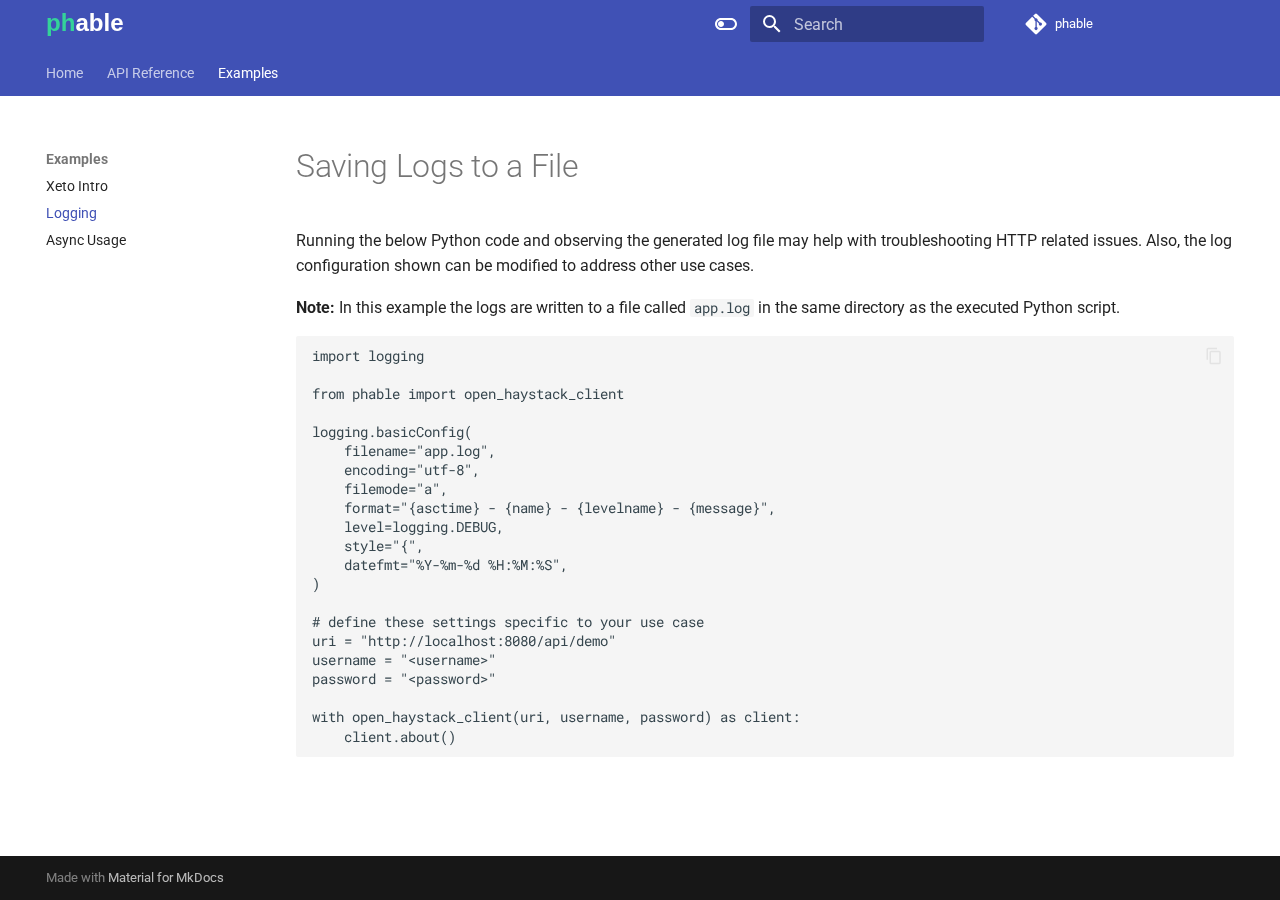
<file: logging-example/index.html>
<!doctype html>
<html lang="en" class="no-js">
  <head>
    
      <meta charset="utf-8">
      <meta name="viewport" content="width=device-width,initial-scale=1">
      
      
      
      
        <link rel="prev" href="../xeto-intro/">
      
      
        <link rel="next" href="../async-example/">
      
      
      <link rel="icon" href="../assets/favicon.png">
      <meta name="generator" content="mkdocs-1.6.1, mkdocs-material-9.6.14">
    
    
      
        <title>Logging - phable</title>
      
    
    
      <link rel="stylesheet" href="../assets/stylesheets/main.342714a4.min.css">
      
        
        <link rel="stylesheet" href="../assets/stylesheets/palette.06af60db.min.css">
      
      


    
    
      
    
    
      
        
        
        <link rel="preconnect" href="https://fonts.gstatic.com" crossorigin>
        <link rel="stylesheet" href="https://fonts.googleapis.com/css?family=Roboto:300,300i,400,400i,700,700i%7CRoboto+Mono:400,400i,700,700i&display=fallback">
        <style>:root{--md-text-font:"Roboto";--md-code-font:"Roboto Mono"}</style>
      
    
    
      <link rel="stylesheet" href="../assets/_mkdocstrings.css">
    
      <link rel="stylesheet" href="../stylesheets/extra.css">
    
    <script>__md_scope=new URL("..",location),__md_hash=e=>[...e].reduce(((e,_)=>(e<<5)-e+_.charCodeAt(0)),0),__md_get=(e,_=localStorage,t=__md_scope)=>JSON.parse(_.getItem(t.pathname+"."+e)),__md_set=(e,_,t=localStorage,a=__md_scope)=>{try{t.setItem(a.pathname+"."+e,JSON.stringify(_))}catch(e){}}</script>
    
      

    
    
    
  </head>
  
  
    
    
      
    
    
    
    
    <body dir="ltr" data-md-color-scheme="default" data-md-color-primary="indigo" data-md-color-accent="teal">
  
    
    <input class="md-toggle" data-md-toggle="drawer" type="checkbox" id="__drawer" autocomplete="off">
    <input class="md-toggle" data-md-toggle="search" type="checkbox" id="__search" autocomplete="off">
    <label class="md-overlay" for="__drawer"></label>
    <div data-md-component="skip">
      
        
        <a href="#saving-logs-to-a-file" class="md-skip">
          Skip to content
        </a>
      
    </div>
    <div data-md-component="announce">
      
    </div>
    
    
      

<header class="md-header" data-md-component="header">
  <nav class="md-header__inner md-grid" aria-label="Header">
    <a href=".." title="phable" class="md-header__button md-logo" aria-label="phable" data-md-component="logo">
      
  <img src="../assets/logo.svg" alt="logo">

    </a>
    <label class="md-header__button md-icon" for="__drawer">
      
      <svg xmlns="http://www.w3.org/2000/svg" viewBox="0 0 24 24"><path d="M3 6h18v2H3zm0 5h18v2H3zm0 5h18v2H3z"/></svg>
    </label>
    <div class="md-header__title" data-md-component="header-title">
      <div class="md-header__ellipsis">
        <div class="md-header__topic">
          <span class="md-ellipsis">
            phable
          </span>
        </div>
        <div class="md-header__topic" data-md-component="header-topic">
          <span class="md-ellipsis">
            
              Logging
            
          </span>
        </div>
      </div>
    </div>
    
      
        <form class="md-header__option" data-md-component="palette">
  
    
    
    
    <input class="md-option" data-md-color-media="" data-md-color-scheme="default" data-md-color-primary="indigo" data-md-color-accent="teal"  aria-label="Switch to dark mode"  type="radio" name="__palette" id="__palette_0">
    
      <label class="md-header__button md-icon" title="Switch to dark mode" for="__palette_1" hidden>
        <svg xmlns="http://www.w3.org/2000/svg" viewBox="0 0 24 24"><path d="M17 6H7c-3.31 0-6 2.69-6 6s2.69 6 6 6h10c3.31 0 6-2.69 6-6s-2.69-6-6-6m0 10H7c-2.21 0-4-1.79-4-4s1.79-4 4-4h10c2.21 0 4 1.79 4 4s-1.79 4-4 4M7 9c-1.66 0-3 1.34-3 3s1.34 3 3 3 3-1.34 3-3-1.34-3-3-3"/></svg>
      </label>
    
  
    
    
    
    <input class="md-option" data-md-color-media="" data-md-color-scheme="slate" data-md-color-primary="indigo" data-md-color-accent="teal"  aria-label="Switch to light mode"  type="radio" name="__palette" id="__palette_1">
    
      <label class="md-header__button md-icon" title="Switch to light mode" for="__palette_0" hidden>
        <svg xmlns="http://www.w3.org/2000/svg" viewBox="0 0 24 24"><path d="M17 7H7a5 5 0 0 0-5 5 5 5 0 0 0 5 5h10a5 5 0 0 0 5-5 5 5 0 0 0-5-5m0 8a3 3 0 0 1-3-3 3 3 0 0 1 3-3 3 3 0 0 1 3 3 3 3 0 0 1-3 3"/></svg>
      </label>
    
  
</form>
      
    
    
      <script>var palette=__md_get("__palette");if(palette&&palette.color){if("(prefers-color-scheme)"===palette.color.media){var media=matchMedia("(prefers-color-scheme: light)"),input=document.querySelector(media.matches?"[data-md-color-media='(prefers-color-scheme: light)']":"[data-md-color-media='(prefers-color-scheme: dark)']");palette.color.media=input.getAttribute("data-md-color-media"),palette.color.scheme=input.getAttribute("data-md-color-scheme"),palette.color.primary=input.getAttribute("data-md-color-primary"),palette.color.accent=input.getAttribute("data-md-color-accent")}for(var[key,value]of Object.entries(palette.color))document.body.setAttribute("data-md-color-"+key,value)}</script>
    
    
    
      
      
        <label class="md-header__button md-icon" for="__search">
          
          <svg xmlns="http://www.w3.org/2000/svg" viewBox="0 0 24 24"><path d="M9.5 3A6.5 6.5 0 0 1 16 9.5c0 1.61-.59 3.09-1.56 4.23l.27.27h.79l5 5-1.5 1.5-5-5v-.79l-.27-.27A6.52 6.52 0 0 1 9.5 16 6.5 6.5 0 0 1 3 9.5 6.5 6.5 0 0 1 9.5 3m0 2C7 5 5 7 5 9.5S7 14 9.5 14 14 12 14 9.5 12 5 9.5 5"/></svg>
        </label>
        <div class="md-search" data-md-component="search" role="dialog">
  <label class="md-search__overlay" for="__search"></label>
  <div class="md-search__inner" role="search">
    <form class="md-search__form" name="search">
      <input type="text" class="md-search__input" name="query" aria-label="Search" placeholder="Search" autocapitalize="off" autocorrect="off" autocomplete="off" spellcheck="false" data-md-component="search-query" required>
      <label class="md-search__icon md-icon" for="__search">
        
        <svg xmlns="http://www.w3.org/2000/svg" viewBox="0 0 24 24"><path d="M9.5 3A6.5 6.5 0 0 1 16 9.5c0 1.61-.59 3.09-1.56 4.23l.27.27h.79l5 5-1.5 1.5-5-5v-.79l-.27-.27A6.52 6.52 0 0 1 9.5 16 6.5 6.5 0 0 1 3 9.5 6.5 6.5 0 0 1 9.5 3m0 2C7 5 5 7 5 9.5S7 14 9.5 14 14 12 14 9.5 12 5 9.5 5"/></svg>
        
        <svg xmlns="http://www.w3.org/2000/svg" viewBox="0 0 24 24"><path d="M20 11v2H8l5.5 5.5-1.42 1.42L4.16 12l7.92-7.92L13.5 5.5 8 11z"/></svg>
      </label>
      <nav class="md-search__options" aria-label="Search">
        
        <button type="reset" class="md-search__icon md-icon" title="Clear" aria-label="Clear" tabindex="-1">
          
          <svg xmlns="http://www.w3.org/2000/svg" viewBox="0 0 24 24"><path d="M19 6.41 17.59 5 12 10.59 6.41 5 5 6.41 10.59 12 5 17.59 6.41 19 12 13.41 17.59 19 19 17.59 13.41 12z"/></svg>
        </button>
      </nav>
      
        <div class="md-search__suggest" data-md-component="search-suggest"></div>
      
    </form>
    <div class="md-search__output">
      <div class="md-search__scrollwrap" tabindex="0" data-md-scrollfix>
        <div class="md-search-result" data-md-component="search-result">
          <div class="md-search-result__meta">
            Initializing search
          </div>
          <ol class="md-search-result__list" role="presentation"></ol>
        </div>
      </div>
    </div>
  </div>
</div>
      
    
    
      <div class="md-header__source">
        <a href="https://github.com/rick-jennings/phable" title="Go to repository" class="md-source" data-md-component="source">
  <div class="md-source__icon md-icon">
    
    <svg xmlns="http://www.w3.org/2000/svg" viewBox="0 0 448 512"><!--! Font Awesome Free 6.7.2 by @fontawesome - https://fontawesome.com License - https://fontawesome.com/license/free (Icons: CC BY 4.0, Fonts: SIL OFL 1.1, Code: MIT License) Copyright 2024 Fonticons, Inc.--><path d="M439.55 236.05 244 40.45a28.87 28.87 0 0 0-40.81 0l-40.66 40.63 51.52 51.52c27.06-9.14 52.68 16.77 43.39 43.68l49.66 49.66c34.23-11.8 61.18 31 35.47 56.69-26.49 26.49-70.21-2.87-56-37.34L240.22 199v121.85c25.3 12.54 22.26 41.85 9.08 55a34.34 34.34 0 0 1-48.55 0c-17.57-17.6-11.07-46.91 11.25-56v-123c-20.8-8.51-24.6-30.74-18.64-45L142.57 101 8.45 235.14a28.86 28.86 0 0 0 0 40.81l195.61 195.6a28.86 28.86 0 0 0 40.8 0l194.69-194.69a28.86 28.86 0 0 0 0-40.81"/></svg>
  </div>
  <div class="md-source__repository">
    phable
  </div>
</a>
      </div>
    
  </nav>
  
</header>
    
    <div class="md-container" data-md-component="container">
      
      
        
          
            
<nav class="md-tabs" aria-label="Tabs" data-md-component="tabs">
  <div class="md-grid">
    <ul class="md-tabs__list">
      
        
  
  
  
  
    <li class="md-tabs__item">
      <a href=".." class="md-tabs__link">
        
  
  
    
  
  Home

      </a>
    </li>
  

      
        
  
  
  
  
    
    
      <li class="md-tabs__item">
        <a href="../data-types/" class="md-tabs__link">
          
  
  
  API Reference

        </a>
      </li>
    
  

      
        
  
  
  
    
  
  
    
    
      <li class="md-tabs__item md-tabs__item--active">
        <a href="../xeto-intro/" class="md-tabs__link">
          
  
  
  Examples

        </a>
      </li>
    
  

      
    </ul>
  </div>
</nav>
          
        
      
      <main class="md-main" data-md-component="main">
        <div class="md-main__inner md-grid">
          
            
              
              <div class="md-sidebar md-sidebar--primary" data-md-component="sidebar" data-md-type="navigation" >
                <div class="md-sidebar__scrollwrap">
                  <div class="md-sidebar__inner">
                    


  


  

<nav class="md-nav md-nav--primary md-nav--lifted md-nav--integrated" aria-label="Navigation" data-md-level="0">
  <label class="md-nav__title" for="__drawer">
    <a href=".." title="phable" class="md-nav__button md-logo" aria-label="phable" data-md-component="logo">
      
  <img src="../assets/logo.svg" alt="logo">

    </a>
    phable
  </label>
  
    <div class="md-nav__source">
      <a href="https://github.com/rick-jennings/phable" title="Go to repository" class="md-source" data-md-component="source">
  <div class="md-source__icon md-icon">
    
    <svg xmlns="http://www.w3.org/2000/svg" viewBox="0 0 448 512"><!--! Font Awesome Free 6.7.2 by @fontawesome - https://fontawesome.com License - https://fontawesome.com/license/free (Icons: CC BY 4.0, Fonts: SIL OFL 1.1, Code: MIT License) Copyright 2024 Fonticons, Inc.--><path d="M439.55 236.05 244 40.45a28.87 28.87 0 0 0-40.81 0l-40.66 40.63 51.52 51.52c27.06-9.14 52.68 16.77 43.39 43.68l49.66 49.66c34.23-11.8 61.18 31 35.47 56.69-26.49 26.49-70.21-2.87-56-37.34L240.22 199v121.85c25.3 12.54 22.26 41.85 9.08 55a34.34 34.34 0 0 1-48.55 0c-17.57-17.6-11.07-46.91 11.25-56v-123c-20.8-8.51-24.6-30.74-18.64-45L142.57 101 8.45 235.14a28.86 28.86 0 0 0 0 40.81l195.61 195.6a28.86 28.86 0 0 0 40.8 0l194.69-194.69a28.86 28.86 0 0 0 0-40.81"/></svg>
  </div>
  <div class="md-source__repository">
    phable
  </div>
</a>
    </div>
  
  <ul class="md-nav__list" data-md-scrollfix>
    
      
      
  
  
  
  
    <li class="md-nav__item">
      <a href=".." class="md-nav__link">
        
  
  
  <span class="md-ellipsis">
    Home
    
  </span>
  

      </a>
    </li>
  

    
      
      
  
  
  
  
    
    
    
    
      
      
        
      
    
    
    <li class="md-nav__item md-nav__item--nested">
      
        
        
        <input class="md-nav__toggle md-toggle " type="checkbox" id="__nav_2" >
        
          
          <label class="md-nav__link" for="__nav_2" id="__nav_2_label" tabindex="0">
            
  
  
  <span class="md-ellipsis">
    API Reference
    
  </span>
  

            <span class="md-nav__icon md-icon"></span>
          </label>
        
        <nav class="md-nav" data-md-level="1" aria-labelledby="__nav_2_label" aria-expanded="false">
          <label class="md-nav__title" for="__nav_2">
            <span class="md-nav__icon md-icon"></span>
            API Reference
          </label>
          <ul class="md-nav__list" data-md-scrollfix>
            
              
                
  
  
  
  
    <li class="md-nav__item">
      <a href="../data-types/" class="md-nav__link">
        
  
  
  <span class="md-ellipsis">
    Data Types
    
  </span>
  

      </a>
    </li>
  

              
            
              
                
  
  
  
  
    <li class="md-nav__item">
      <a href="../haystack-client/" class="md-nav__link">
        
  
  
  <span class="md-ellipsis">
    HaystackClient
    
  </span>
  

      </a>
    </li>
  

              
            
              
                
  
  
  
  
    <li class="md-nav__item">
      <a href="../haxall-client/" class="md-nav__link">
        
  
  
  <span class="md-ellipsis">
    HaxallClient
    
  </span>
  

      </a>
    </li>
  

              
            
              
                
  
  
  
  
    <li class="md-nav__item">
      <a href="../xeto-cli/" class="md-nav__link">
        
  
  
  <span class="md-ellipsis">
    XetoCLI
    
  </span>
  

      </a>
    </li>
  

              
            
          </ul>
        </nav>
      
    </li>
  

    
      
      
  
  
    
  
  
  
    
    
    
    
      
        
        
      
      
        
      
    
    
    <li class="md-nav__item md-nav__item--active md-nav__item--section md-nav__item--nested">
      
        
        
        <input class="md-nav__toggle md-toggle " type="checkbox" id="__nav_3" checked>
        
          
          <label class="md-nav__link" for="__nav_3" id="__nav_3_label" tabindex="">
            
  
  
  <span class="md-ellipsis">
    Examples
    
  </span>
  

            <span class="md-nav__icon md-icon"></span>
          </label>
        
        <nav class="md-nav" data-md-level="1" aria-labelledby="__nav_3_label" aria-expanded="true">
          <label class="md-nav__title" for="__nav_3">
            <span class="md-nav__icon md-icon"></span>
            Examples
          </label>
          <ul class="md-nav__list" data-md-scrollfix>
            
              
                
  
  
  
  
    <li class="md-nav__item">
      <a href="../xeto-intro/" class="md-nav__link">
        
  
  
  <span class="md-ellipsis">
    Xeto Intro
    
  </span>
  

      </a>
    </li>
  

              
            
              
                
  
  
    
  
  
  
    <li class="md-nav__item md-nav__item--active">
      
      <input class="md-nav__toggle md-toggle" type="checkbox" id="__toc">
      
      
        
      
      
      <a href="./" class="md-nav__link md-nav__link--active">
        
  
  
  <span class="md-ellipsis">
    Logging
    
  </span>
  

      </a>
      
    </li>
  

              
            
              
                
  
  
  
  
    <li class="md-nav__item">
      <a href="../async-example/" class="md-nav__link">
        
  
  
  <span class="md-ellipsis">
    Async Usage
    
  </span>
  

      </a>
    </li>
  

              
            
          </ul>
        </nav>
      
    </li>
  

    
  </ul>
</nav>
                  </div>
                </div>
              </div>
            
            
          
          
            <div class="md-content" data-md-component="content">
              <article class="md-content__inner md-typeset">
                
                  


  
  


<h1 id="saving-logs-to-a-file">Saving Logs to a File</h1>
<p>Running the below Python code and observing the generated log file may help with troubleshooting HTTP related issues. Also, the log configuration shown can be modified to address other use cases.</p>
<p><strong>Note:</strong> In this example the logs are written to a file called <code>app.log</code> in the same directory as the executed Python script.</p>
<pre><code class="language-python">import logging

from phable import open_haystack_client

logging.basicConfig(
    filename=&quot;app.log&quot;,
    encoding=&quot;utf-8&quot;,
    filemode=&quot;a&quot;,
    format=&quot;{asctime} - {name} - {levelname} - {message}&quot;,
    level=logging.DEBUG,
    style=&quot;{&quot;,
    datefmt=&quot;%Y-%m-%d %H:%M:%S&quot;,
)

# define these settings specific to your use case
uri = &quot;http://localhost:8080/api/demo&quot;
username = &quot;&lt;username&gt;&quot;
password = &quot;&lt;password&gt;&quot;

with open_haystack_client(uri, username, password) as client:
    client.about()
</code></pre>












                
              </article>
            </div>
          
          
  <script>var tabs=__md_get("__tabs");if(Array.isArray(tabs))e:for(var set of document.querySelectorAll(".tabbed-set")){var labels=set.querySelector(".tabbed-labels");for(var tab of tabs)for(var label of labels.getElementsByTagName("label"))if(label.innerText.trim()===tab){var input=document.getElementById(label.htmlFor);input.checked=!0;continue e}}</script>

<script>var target=document.getElementById(location.hash.slice(1));target&&target.name&&(target.checked=target.name.startsWith("__tabbed_"))</script>
        </div>
        
          <button type="button" class="md-top md-icon" data-md-component="top" hidden>
  
  <svg xmlns="http://www.w3.org/2000/svg" viewBox="0 0 24 24"><path d="M13 20h-2V8l-5.5 5.5-1.42-1.42L12 4.16l7.92 7.92-1.42 1.42L13 8z"/></svg>
  Back to top
</button>
        
      </main>
      
        <footer class="md-footer">
  
  <div class="md-footer-meta md-typeset">
    <div class="md-footer-meta__inner md-grid">
      <div class="md-copyright">
  
  
    Made with
    <a href="https://squidfunk.github.io/mkdocs-material/" target="_blank" rel="noopener">
      Material for MkDocs
    </a>
  
</div>
      
    </div>
  </div>
</footer>
      
    </div>
    <div class="md-dialog" data-md-component="dialog">
      <div class="md-dialog__inner md-typeset"></div>
    </div>
    
    
    
      
      <script id="__config" type="application/json">{"base": "..", "features": ["navigation.tabs", "navigation.sections", "toc.integrate", "navigation.top", "search.suggest", "search.highlight", "content.tabs.link", "content.code.copy"], "search": "../assets/javascripts/workers/search.d50fe291.min.js", "tags": null, "translations": {"clipboard.copied": "Copied to clipboard", "clipboard.copy": "Copy to clipboard", "search.result.more.one": "1 more on this page", "search.result.more.other": "# more on this page", "search.result.none": "No matching documents", "search.result.one": "1 matching document", "search.result.other": "# matching documents", "search.result.placeholder": "Type to start searching", "search.result.term.missing": "Missing", "select.version": "Select version"}, "version": null}</script>
    
    
      <script src="../assets/javascripts/bundle.13a4f30d.min.js"></script>
      
    
  </body>
</html>
</file>
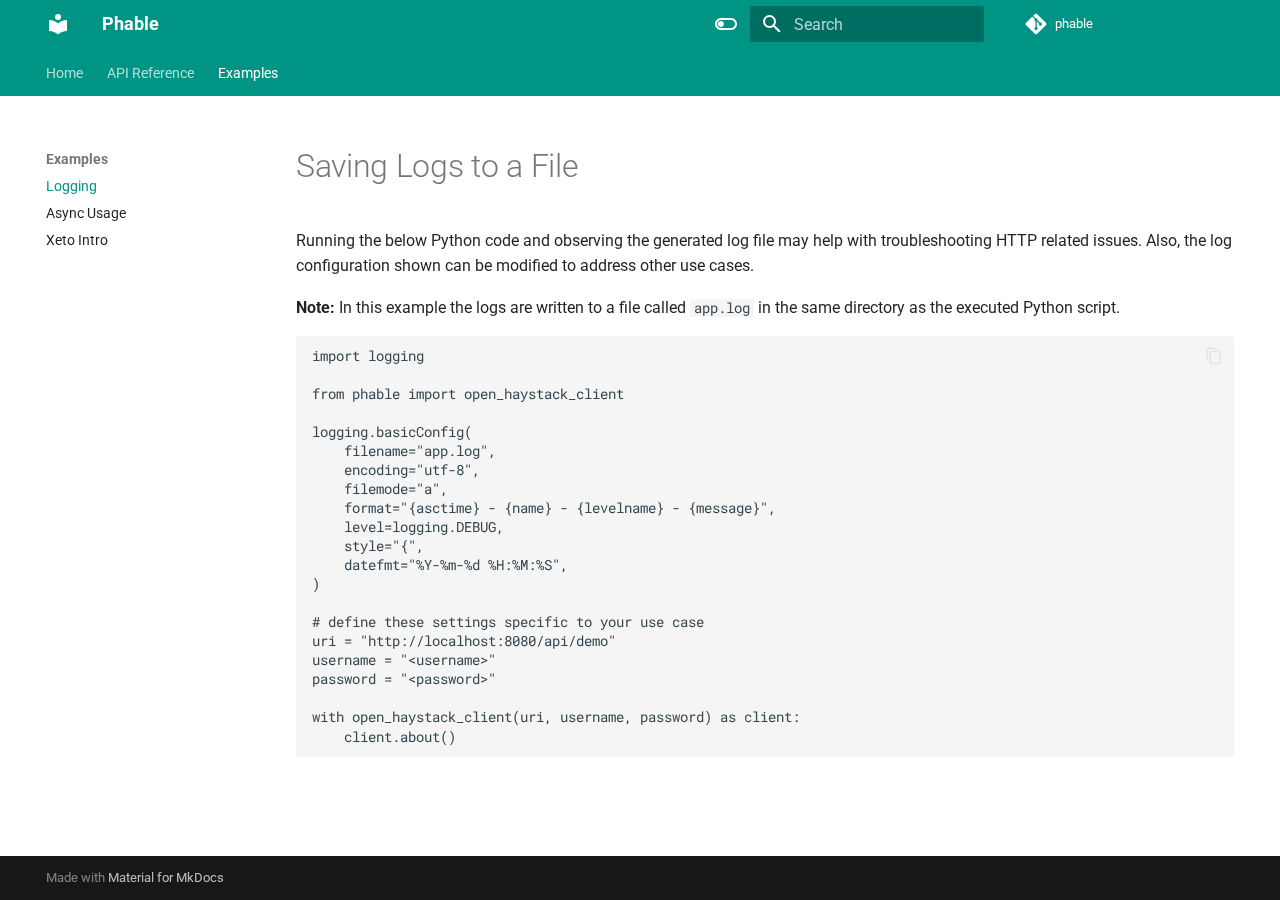
<file: logging_example/index.html>
<!doctype html>
<html lang="en" class="no-js">
  <head>
    
      <meta charset="utf-8">
      <meta name="viewport" content="width=device-width,initial-scale=1">
      
      
      
      
        <link rel="prev" href="../data_types/">
      
      
        <link rel="next" href="../async_example/">
      
      
      <link rel="icon" href="../assets/images/favicon.png">
      <meta name="generator" content="mkdocs-1.6.1, mkdocs-material-9.6.14">
    
    
      
        <title>Logging - Phable</title>
      
    
    
      <link rel="stylesheet" href="../assets/stylesheets/main.342714a4.min.css">
      
        
        <link rel="stylesheet" href="../assets/stylesheets/palette.06af60db.min.css">
      
      


    
    
      
    
    
      
        
        
        <link rel="preconnect" href="https://fonts.gstatic.com" crossorigin>
        <link rel="stylesheet" href="https://fonts.googleapis.com/css?family=Roboto:300,300i,400,400i,700,700i%7CRoboto+Mono:400,400i,700,700i&display=fallback">
        <style>:root{--md-text-font:"Roboto";--md-code-font:"Roboto Mono"}</style>
      
    
    
      <link rel="stylesheet" href="../assets/_mkdocstrings.css">
    
    <script>__md_scope=new URL("..",location),__md_hash=e=>[...e].reduce(((e,_)=>(e<<5)-e+_.charCodeAt(0)),0),__md_get=(e,_=localStorage,t=__md_scope)=>JSON.parse(_.getItem(t.pathname+"."+e)),__md_set=(e,_,t=localStorage,a=__md_scope)=>{try{t.setItem(a.pathname+"."+e,JSON.stringify(_))}catch(e){}}</script>
    
      

    
    
    
  </head>
  
  
    
    
      
    
    
    
    
    <body dir="ltr" data-md-color-scheme="default" data-md-color-primary="teal" data-md-color-accent="purple">
  
    
    <input class="md-toggle" data-md-toggle="drawer" type="checkbox" id="__drawer" autocomplete="off">
    <input class="md-toggle" data-md-toggle="search" type="checkbox" id="__search" autocomplete="off">
    <label class="md-overlay" for="__drawer"></label>
    <div data-md-component="skip">
      
        
        <a href="#saving-logs-to-a-file" class="md-skip">
          Skip to content
        </a>
      
    </div>
    <div data-md-component="announce">
      
    </div>
    
    
      

<header class="md-header" data-md-component="header">
  <nav class="md-header__inner md-grid" aria-label="Header">
    <a href=".." title="Phable" class="md-header__button md-logo" aria-label="Phable" data-md-component="logo">
      
  
  <svg xmlns="http://www.w3.org/2000/svg" viewBox="0 0 24 24"><path d="M12 8a3 3 0 0 0 3-3 3 3 0 0 0-3-3 3 3 0 0 0-3 3 3 3 0 0 0 3 3m0 3.54C9.64 9.35 6.5 8 3 8v11c3.5 0 6.64 1.35 9 3.54 2.36-2.19 5.5-3.54 9-3.54V8c-3.5 0-6.64 1.35-9 3.54"/></svg>

    </a>
    <label class="md-header__button md-icon" for="__drawer">
      
      <svg xmlns="http://www.w3.org/2000/svg" viewBox="0 0 24 24"><path d="M3 6h18v2H3zm0 5h18v2H3zm0 5h18v2H3z"/></svg>
    </label>
    <div class="md-header__title" data-md-component="header-title">
      <div class="md-header__ellipsis">
        <div class="md-header__topic">
          <span class="md-ellipsis">
            Phable
          </span>
        </div>
        <div class="md-header__topic" data-md-component="header-topic">
          <span class="md-ellipsis">
            
              Logging
            
          </span>
        </div>
      </div>
    </div>
    
      
        <form class="md-header__option" data-md-component="palette">
  
    
    
    
    <input class="md-option" data-md-color-media="" data-md-color-scheme="default" data-md-color-primary="teal" data-md-color-accent="purple"  aria-label="Switch to dark mode"  type="radio" name="__palette" id="__palette_0">
    
      <label class="md-header__button md-icon" title="Switch to dark mode" for="__palette_1" hidden>
        <svg xmlns="http://www.w3.org/2000/svg" viewBox="0 0 24 24"><path d="M17 6H7c-3.31 0-6 2.69-6 6s2.69 6 6 6h10c3.31 0 6-2.69 6-6s-2.69-6-6-6m0 10H7c-2.21 0-4-1.79-4-4s1.79-4 4-4h10c2.21 0 4 1.79 4 4s-1.79 4-4 4M7 9c-1.66 0-3 1.34-3 3s1.34 3 3 3 3-1.34 3-3-1.34-3-3-3"/></svg>
      </label>
    
  
    
    
    
    <input class="md-option" data-md-color-media="" data-md-color-scheme="slate" data-md-color-primary="teal" data-md-color-accent="lime"  aria-label="Switch to light mode"  type="radio" name="__palette" id="__palette_1">
    
      <label class="md-header__button md-icon" title="Switch to light mode" for="__palette_0" hidden>
        <svg xmlns="http://www.w3.org/2000/svg" viewBox="0 0 24 24"><path d="M17 7H7a5 5 0 0 0-5 5 5 5 0 0 0 5 5h10a5 5 0 0 0 5-5 5 5 0 0 0-5-5m0 8a3 3 0 0 1-3-3 3 3 0 0 1 3-3 3 3 0 0 1 3 3 3 3 0 0 1-3 3"/></svg>
      </label>
    
  
</form>
      
    
    
      <script>var palette=__md_get("__palette");if(palette&&palette.color){if("(prefers-color-scheme)"===palette.color.media){var media=matchMedia("(prefers-color-scheme: light)"),input=document.querySelector(media.matches?"[data-md-color-media='(prefers-color-scheme: light)']":"[data-md-color-media='(prefers-color-scheme: dark)']");palette.color.media=input.getAttribute("data-md-color-media"),palette.color.scheme=input.getAttribute("data-md-color-scheme"),palette.color.primary=input.getAttribute("data-md-color-primary"),palette.color.accent=input.getAttribute("data-md-color-accent")}for(var[key,value]of Object.entries(palette.color))document.body.setAttribute("data-md-color-"+key,value)}</script>
    
    
    
      
      
        <label class="md-header__button md-icon" for="__search">
          
          <svg xmlns="http://www.w3.org/2000/svg" viewBox="0 0 24 24"><path d="M9.5 3A6.5 6.5 0 0 1 16 9.5c0 1.61-.59 3.09-1.56 4.23l.27.27h.79l5 5-1.5 1.5-5-5v-.79l-.27-.27A6.52 6.52 0 0 1 9.5 16 6.5 6.5 0 0 1 3 9.5 6.5 6.5 0 0 1 9.5 3m0 2C7 5 5 7 5 9.5S7 14 9.5 14 14 12 14 9.5 12 5 9.5 5"/></svg>
        </label>
        <div class="md-search" data-md-component="search" role="dialog">
  <label class="md-search__overlay" for="__search"></label>
  <div class="md-search__inner" role="search">
    <form class="md-search__form" name="search">
      <input type="text" class="md-search__input" name="query" aria-label="Search" placeholder="Search" autocapitalize="off" autocorrect="off" autocomplete="off" spellcheck="false" data-md-component="search-query" required>
      <label class="md-search__icon md-icon" for="__search">
        
        <svg xmlns="http://www.w3.org/2000/svg" viewBox="0 0 24 24"><path d="M9.5 3A6.5 6.5 0 0 1 16 9.5c0 1.61-.59 3.09-1.56 4.23l.27.27h.79l5 5-1.5 1.5-5-5v-.79l-.27-.27A6.52 6.52 0 0 1 9.5 16 6.5 6.5 0 0 1 3 9.5 6.5 6.5 0 0 1 9.5 3m0 2C7 5 5 7 5 9.5S7 14 9.5 14 14 12 14 9.5 12 5 9.5 5"/></svg>
        
        <svg xmlns="http://www.w3.org/2000/svg" viewBox="0 0 24 24"><path d="M20 11v2H8l5.5 5.5-1.42 1.42L4.16 12l7.92-7.92L13.5 5.5 8 11z"/></svg>
      </label>
      <nav class="md-search__options" aria-label="Search">
        
        <button type="reset" class="md-search__icon md-icon" title="Clear" aria-label="Clear" tabindex="-1">
          
          <svg xmlns="http://www.w3.org/2000/svg" viewBox="0 0 24 24"><path d="M19 6.41 17.59 5 12 10.59 6.41 5 5 6.41 10.59 12 5 17.59 6.41 19 12 13.41 17.59 19 19 17.59 13.41 12z"/></svg>
        </button>
      </nav>
      
        <div class="md-search__suggest" data-md-component="search-suggest"></div>
      
    </form>
    <div class="md-search__output">
      <div class="md-search__scrollwrap" tabindex="0" data-md-scrollfix>
        <div class="md-search-result" data-md-component="search-result">
          <div class="md-search-result__meta">
            Initializing search
          </div>
          <ol class="md-search-result__list" role="presentation"></ol>
        </div>
      </div>
    </div>
  </div>
</div>
      
    
    
      <div class="md-header__source">
        <a href="https://github.com/rick-jennings/phable" title="Go to repository" class="md-source" data-md-component="source">
  <div class="md-source__icon md-icon">
    
    <svg xmlns="http://www.w3.org/2000/svg" viewBox="0 0 448 512"><!--! Font Awesome Free 6.7.2 by @fontawesome - https://fontawesome.com License - https://fontawesome.com/license/free (Icons: CC BY 4.0, Fonts: SIL OFL 1.1, Code: MIT License) Copyright 2024 Fonticons, Inc.--><path d="M439.55 236.05 244 40.45a28.87 28.87 0 0 0-40.81 0l-40.66 40.63 51.52 51.52c27.06-9.14 52.68 16.77 43.39 43.68l49.66 49.66c34.23-11.8 61.18 31 35.47 56.69-26.49 26.49-70.21-2.87-56-37.34L240.22 199v121.85c25.3 12.54 22.26 41.85 9.08 55a34.34 34.34 0 0 1-48.55 0c-17.57-17.6-11.07-46.91 11.25-56v-123c-20.8-8.51-24.6-30.74-18.64-45L142.57 101 8.45 235.14a28.86 28.86 0 0 0 0 40.81l195.61 195.6a28.86 28.86 0 0 0 40.8 0l194.69-194.69a28.86 28.86 0 0 0 0-40.81"/></svg>
  </div>
  <div class="md-source__repository">
    phable
  </div>
</a>
      </div>
    
  </nav>
  
</header>
    
    <div class="md-container" data-md-component="container">
      
      
        
          
            
<nav class="md-tabs" aria-label="Tabs" data-md-component="tabs">
  <div class="md-grid">
    <ul class="md-tabs__list">
      
        
  
  
  
  
    <li class="md-tabs__item">
      <a href=".." class="md-tabs__link">
        
  
  
    
  
  Home

      </a>
    </li>
  

      
        
  
  
  
  
    
    
      <li class="md-tabs__item">
        <a href="../haystack_client/" class="md-tabs__link">
          
  
  
  API Reference

        </a>
      </li>
    
  

      
        
  
  
  
    
  
  
    
    
      <li class="md-tabs__item md-tabs__item--active">
        <a href="./" class="md-tabs__link">
          
  
  
  Examples

        </a>
      </li>
    
  

      
    </ul>
  </div>
</nav>
          
        
      
      <main class="md-main" data-md-component="main">
        <div class="md-main__inner md-grid">
          
            
              
              <div class="md-sidebar md-sidebar--primary" data-md-component="sidebar" data-md-type="navigation" >
                <div class="md-sidebar__scrollwrap">
                  <div class="md-sidebar__inner">
                    


  


  

<nav class="md-nav md-nav--primary md-nav--lifted md-nav--integrated" aria-label="Navigation" data-md-level="0">
  <label class="md-nav__title" for="__drawer">
    <a href=".." title="Phable" class="md-nav__button md-logo" aria-label="Phable" data-md-component="logo">
      
  
  <svg xmlns="http://www.w3.org/2000/svg" viewBox="0 0 24 24"><path d="M12 8a3 3 0 0 0 3-3 3 3 0 0 0-3-3 3 3 0 0 0-3 3 3 3 0 0 0 3 3m0 3.54C9.64 9.35 6.5 8 3 8v11c3.5 0 6.64 1.35 9 3.54 2.36-2.19 5.5-3.54 9-3.54V8c-3.5 0-6.64 1.35-9 3.54"/></svg>

    </a>
    Phable
  </label>
  
    <div class="md-nav__source">
      <a href="https://github.com/rick-jennings/phable" title="Go to repository" class="md-source" data-md-component="source">
  <div class="md-source__icon md-icon">
    
    <svg xmlns="http://www.w3.org/2000/svg" viewBox="0 0 448 512"><!--! Font Awesome Free 6.7.2 by @fontawesome - https://fontawesome.com License - https://fontawesome.com/license/free (Icons: CC BY 4.0, Fonts: SIL OFL 1.1, Code: MIT License) Copyright 2024 Fonticons, Inc.--><path d="M439.55 236.05 244 40.45a28.87 28.87 0 0 0-40.81 0l-40.66 40.63 51.52 51.52c27.06-9.14 52.68 16.77 43.39 43.68l49.66 49.66c34.23-11.8 61.18 31 35.47 56.69-26.49 26.49-70.21-2.87-56-37.34L240.22 199v121.85c25.3 12.54 22.26 41.85 9.08 55a34.34 34.34 0 0 1-48.55 0c-17.57-17.6-11.07-46.91 11.25-56v-123c-20.8-8.51-24.6-30.74-18.64-45L142.57 101 8.45 235.14a28.86 28.86 0 0 0 0 40.81l195.61 195.6a28.86 28.86 0 0 0 40.8 0l194.69-194.69a28.86 28.86 0 0 0 0-40.81"/></svg>
  </div>
  <div class="md-source__repository">
    phable
  </div>
</a>
    </div>
  
  <ul class="md-nav__list" data-md-scrollfix>
    
      
      
  
  
  
  
    <li class="md-nav__item">
      <a href=".." class="md-nav__link">
        
  
  
  <span class="md-ellipsis">
    Home
    
  </span>
  

      </a>
    </li>
  

    
      
      
  
  
  
  
    
    
    
    
      
      
        
      
    
    
    <li class="md-nav__item md-nav__item--nested">
      
        
        
        <input class="md-nav__toggle md-toggle " type="checkbox" id="__nav_2" >
        
          
          <label class="md-nav__link" for="__nav_2" id="__nav_2_label" tabindex="0">
            
  
  
  <span class="md-ellipsis">
    API Reference
    
  </span>
  

            <span class="md-nav__icon md-icon"></span>
          </label>
        
        <nav class="md-nav" data-md-level="1" aria-labelledby="__nav_2_label" aria-expanded="false">
          <label class="md-nav__title" for="__nav_2">
            <span class="md-nav__icon md-icon"></span>
            API Reference
          </label>
          <ul class="md-nav__list" data-md-scrollfix>
            
              
                
  
  
  
  
    <li class="md-nav__item">
      <a href="../haystack_client/" class="md-nav__link">
        
  
  
  <span class="md-ellipsis">
    HaystackClient
    
  </span>
  

      </a>
    </li>
  

              
            
              
                
  
  
  
  
    <li class="md-nav__item">
      <a href="../haxall_client/" class="md-nav__link">
        
  
  
  <span class="md-ellipsis">
    HaxallClient
    
  </span>
  

      </a>
    </li>
  

              
            
              
                
  
  
  
  
    <li class="md-nav__item">
      <a href="../xeto_cli/" class="md-nav__link">
        
  
  
  <span class="md-ellipsis">
    XetoCLI
    
  </span>
  

      </a>
    </li>
  

              
            
              
                
  
  
  
  
    <li class="md-nav__item">
      <a href="../data_types/" class="md-nav__link">
        
  
  
  <span class="md-ellipsis">
    Data Types
    
  </span>
  

      </a>
    </li>
  

              
            
          </ul>
        </nav>
      
    </li>
  

    
      
      
  
  
    
  
  
  
    
    
    
    
      
        
        
      
      
        
      
    
    
    <li class="md-nav__item md-nav__item--active md-nav__item--section md-nav__item--nested">
      
        
        
        <input class="md-nav__toggle md-toggle " type="checkbox" id="__nav_3" checked>
        
          
          <label class="md-nav__link" for="__nav_3" id="__nav_3_label" tabindex="">
            
  
  
  <span class="md-ellipsis">
    Examples
    
  </span>
  

            <span class="md-nav__icon md-icon"></span>
          </label>
        
        <nav class="md-nav" data-md-level="1" aria-labelledby="__nav_3_label" aria-expanded="true">
          <label class="md-nav__title" for="__nav_3">
            <span class="md-nav__icon md-icon"></span>
            Examples
          </label>
          <ul class="md-nav__list" data-md-scrollfix>
            
              
                
  
  
    
  
  
  
    <li class="md-nav__item md-nav__item--active">
      
      <input class="md-nav__toggle md-toggle" type="checkbox" id="__toc">
      
      
        
      
      
      <a href="./" class="md-nav__link md-nav__link--active">
        
  
  
  <span class="md-ellipsis">
    Logging
    
  </span>
  

      </a>
      
    </li>
  

              
            
              
                
  
  
  
  
    <li class="md-nav__item">
      <a href="../async_example/" class="md-nav__link">
        
  
  
  <span class="md-ellipsis">
    Async Usage
    
  </span>
  

      </a>
    </li>
  

              
            
              
                
  
  
  
  
    <li class="md-nav__item">
      <a href="../xeto_intro/" class="md-nav__link">
        
  
  
  <span class="md-ellipsis">
    Xeto Intro
    
  </span>
  

      </a>
    </li>
  

              
            
          </ul>
        </nav>
      
    </li>
  

    
  </ul>
</nav>
                  </div>
                </div>
              </div>
            
            
          
          
            <div class="md-content" data-md-component="content">
              <article class="md-content__inner md-typeset">
                
                  


  
  


<h1 id="saving-logs-to-a-file">Saving Logs to a File</h1>
<p>Running the below Python code and observing the generated log file may help with troubleshooting HTTP related issues. Also, the log configuration shown can be modified to address other use cases.</p>
<p><strong>Note:</strong> In this example the logs are written to a file called <code>app.log</code> in the same directory as the executed Python script.</p>
<pre><code class="language-python">import logging

from phable import open_haystack_client

logging.basicConfig(
    filename=&quot;app.log&quot;,
    encoding=&quot;utf-8&quot;,
    filemode=&quot;a&quot;,
    format=&quot;{asctime} - {name} - {levelname} - {message}&quot;,
    level=logging.DEBUG,
    style=&quot;{&quot;,
    datefmt=&quot;%Y-%m-%d %H:%M:%S&quot;,
)

# define these settings specific to your use case
uri = &quot;http://localhost:8080/api/demo&quot;
username = &quot;&lt;username&gt;&quot;
password = &quot;&lt;password&gt;&quot;

with open_haystack_client(uri, username, password) as client:
    client.about()
</code></pre>












                
              </article>
            </div>
          
          
  <script>var tabs=__md_get("__tabs");if(Array.isArray(tabs))e:for(var set of document.querySelectorAll(".tabbed-set")){var labels=set.querySelector(".tabbed-labels");for(var tab of tabs)for(var label of labels.getElementsByTagName("label"))if(label.innerText.trim()===tab){var input=document.getElementById(label.htmlFor);input.checked=!0;continue e}}</script>

<script>var target=document.getElementById(location.hash.slice(1));target&&target.name&&(target.checked=target.name.startsWith("__tabbed_"))</script>
        </div>
        
          <button type="button" class="md-top md-icon" data-md-component="top" hidden>
  
  <svg xmlns="http://www.w3.org/2000/svg" viewBox="0 0 24 24"><path d="M13 20h-2V8l-5.5 5.5-1.42-1.42L12 4.16l7.92 7.92-1.42 1.42L13 8z"/></svg>
  Back to top
</button>
        
      </main>
      
        <footer class="md-footer">
  
  <div class="md-footer-meta md-typeset">
    <div class="md-footer-meta__inner md-grid">
      <div class="md-copyright">
  
  
    Made with
    <a href="https://squidfunk.github.io/mkdocs-material/" target="_blank" rel="noopener">
      Material for MkDocs
    </a>
  
</div>
      
    </div>
  </div>
</footer>
      
    </div>
    <div class="md-dialog" data-md-component="dialog">
      <div class="md-dialog__inner md-typeset"></div>
    </div>
    
    
    
      
      <script id="__config" type="application/json">{"base": "..", "features": ["navigation.tabs", "navigation.sections", "toc.integrate", "navigation.top", "search.suggest", "search.highlight", "content.tabs.link", "content.code.copy"], "search": "../assets/javascripts/workers/search.d50fe291.min.js", "tags": null, "translations": {"clipboard.copied": "Copied to clipboard", "clipboard.copy": "Copy to clipboard", "search.result.more.one": "1 more on this page", "search.result.more.other": "# more on this page", "search.result.none": "No matching documents", "search.result.one": "1 matching document", "search.result.other": "# matching documents", "search.result.placeholder": "Type to start searching", "search.result.term.missing": "Missing", "select.version": "Select version"}, "version": null}</script>
    
    
      <script src="../assets/javascripts/bundle.13a4f30d.min.js"></script>
      
    
  </body>
</html>
</file>
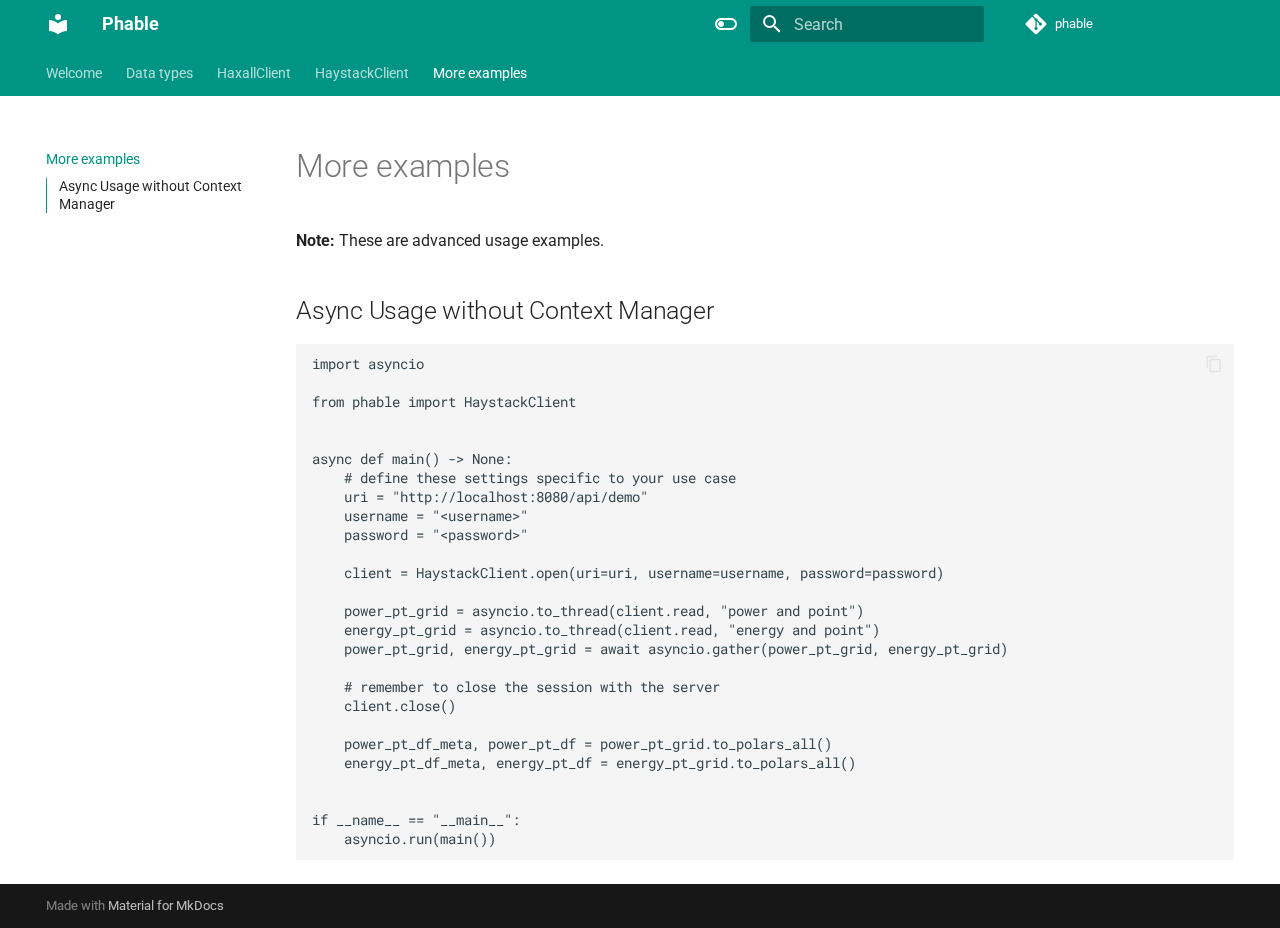
<file: more_examples/index.html>
<!doctype html>
<html lang="en" class="no-js">
  <head>
    
      <meta charset="utf-8">
      <meta name="viewport" content="width=device-width,initial-scale=1">
      
      
      
      
        <link rel="prev" href="../haystack_client/">
      
      
      
      <link rel="icon" href="../assets/images/favicon.png">
      <meta name="generator" content="mkdocs-1.5.3, mkdocs-material-9.5.18">
    
    
      
        <title>More examples - Phable</title>
      
    
    
      <link rel="stylesheet" href="../assets/stylesheets/main.66ac8b77.min.css">
      
        
        <link rel="stylesheet" href="../assets/stylesheets/palette.06af60db.min.css">
      
      


    
    
      
    
    
      
        
        
        <link rel="preconnect" href="https://fonts.gstatic.com" crossorigin>
        <link rel="stylesheet" href="https://fonts.googleapis.com/css?family=Roboto:300,300i,400,400i,700,700i%7CRoboto+Mono:400,400i,700,700i&display=fallback">
        <style>:root{--md-text-font:"Roboto";--md-code-font:"Roboto Mono"}</style>
      
    
    
      <link rel="stylesheet" href="../assets/_mkdocstrings.css">
    
    <script>__md_scope=new URL("..",location),__md_hash=e=>[...e].reduce((e,_)=>(e<<5)-e+_.charCodeAt(0),0),__md_get=(e,_=localStorage,t=__md_scope)=>JSON.parse(_.getItem(t.pathname+"."+e)),__md_set=(e,_,t=localStorage,a=__md_scope)=>{try{t.setItem(a.pathname+"."+e,JSON.stringify(_))}catch(e){}}</script>
    
      

    
    
    
  </head>
  
  
    
    
      
    
    
    
    
    <body dir="ltr" data-md-color-scheme="default" data-md-color-primary="teal" data-md-color-accent="purple">
  
    
    <input class="md-toggle" data-md-toggle="drawer" type="checkbox" id="__drawer" autocomplete="off">
    <input class="md-toggle" data-md-toggle="search" type="checkbox" id="__search" autocomplete="off">
    <label class="md-overlay" for="__drawer"></label>
    <div data-md-component="skip">
      
        
        <a href="#async-usage-without-context-manager" class="md-skip">
          Skip to content
        </a>
      
    </div>
    <div data-md-component="announce">
      
    </div>
    
    
      

<header class="md-header" data-md-component="header">
  <nav class="md-header__inner md-grid" aria-label="Header">
    <a href=".." title="Phable" class="md-header__button md-logo" aria-label="Phable" data-md-component="logo">
      
  
  <svg xmlns="http://www.w3.org/2000/svg" viewBox="0 0 24 24"><path d="M12 8a3 3 0 0 0 3-3 3 3 0 0 0-3-3 3 3 0 0 0-3 3 3 3 0 0 0 3 3m0 3.54C9.64 9.35 6.5 8 3 8v11c3.5 0 6.64 1.35 9 3.54 2.36-2.19 5.5-3.54 9-3.54V8c-3.5 0-6.64 1.35-9 3.54Z"/></svg>

    </a>
    <label class="md-header__button md-icon" for="__drawer">
      
      <svg xmlns="http://www.w3.org/2000/svg" viewBox="0 0 24 24"><path d="M3 6h18v2H3V6m0 5h18v2H3v-2m0 5h18v2H3v-2Z"/></svg>
    </label>
    <div class="md-header__title" data-md-component="header-title">
      <div class="md-header__ellipsis">
        <div class="md-header__topic">
          <span class="md-ellipsis">
            Phable
          </span>
        </div>
        <div class="md-header__topic" data-md-component="header-topic">
          <span class="md-ellipsis">
            
              More examples
            
          </span>
        </div>
      </div>
    </div>
    
      
        <form class="md-header__option" data-md-component="palette">
  
    
    
    
    <input class="md-option" data-md-color-media="" data-md-color-scheme="default" data-md-color-primary="teal" data-md-color-accent="purple"  aria-label="Switch to dark mode"  type="radio" name="__palette" id="__palette_0">
    
      <label class="md-header__button md-icon" title="Switch to dark mode" for="__palette_1" hidden>
        <svg xmlns="http://www.w3.org/2000/svg" viewBox="0 0 24 24"><path d="M17 6H7c-3.31 0-6 2.69-6 6s2.69 6 6 6h10c3.31 0 6-2.69 6-6s-2.69-6-6-6zm0 10H7c-2.21 0-4-1.79-4-4s1.79-4 4-4h10c2.21 0 4 1.79 4 4s-1.79 4-4 4zM7 9c-1.66 0-3 1.34-3 3s1.34 3 3 3 3-1.34 3-3-1.34-3-3-3z"/></svg>
      </label>
    
  
    
    
    
    <input class="md-option" data-md-color-media="" data-md-color-scheme="slate" data-md-color-primary="teal" data-md-color-accent="lime"  aria-label="Switch to light mode"  type="radio" name="__palette" id="__palette_1">
    
      <label class="md-header__button md-icon" title="Switch to light mode" for="__palette_0" hidden>
        <svg xmlns="http://www.w3.org/2000/svg" viewBox="0 0 24 24"><path d="M17 7H7a5 5 0 0 0-5 5 5 5 0 0 0 5 5h10a5 5 0 0 0 5-5 5 5 0 0 0-5-5m0 8a3 3 0 0 1-3-3 3 3 0 0 1 3-3 3 3 0 0 1 3 3 3 3 0 0 1-3 3Z"/></svg>
      </label>
    
  
</form>
      
    
    
      <script>var media,input,key,value,palette=__md_get("__palette");if(palette&&palette.color){"(prefers-color-scheme)"===palette.color.media&&(media=matchMedia("(prefers-color-scheme: light)"),input=document.querySelector(media.matches?"[data-md-color-media='(prefers-color-scheme: light)']":"[data-md-color-media='(prefers-color-scheme: dark)']"),palette.color.media=input.getAttribute("data-md-color-media"),palette.color.scheme=input.getAttribute("data-md-color-scheme"),palette.color.primary=input.getAttribute("data-md-color-primary"),palette.color.accent=input.getAttribute("data-md-color-accent"));for([key,value]of Object.entries(palette.color))document.body.setAttribute("data-md-color-"+key,value)}</script>
    
    
    
      <label class="md-header__button md-icon" for="__search">
        
        <svg xmlns="http://www.w3.org/2000/svg" viewBox="0 0 24 24"><path d="M9.5 3A6.5 6.5 0 0 1 16 9.5c0 1.61-.59 3.09-1.56 4.23l.27.27h.79l5 5-1.5 1.5-5-5v-.79l-.27-.27A6.516 6.516 0 0 1 9.5 16 6.5 6.5 0 0 1 3 9.5 6.5 6.5 0 0 1 9.5 3m0 2C7 5 5 7 5 9.5S7 14 9.5 14 14 12 14 9.5 12 5 9.5 5Z"/></svg>
      </label>
      <div class="md-search" data-md-component="search" role="dialog">
  <label class="md-search__overlay" for="__search"></label>
  <div class="md-search__inner" role="search">
    <form class="md-search__form" name="search">
      <input type="text" class="md-search__input" name="query" aria-label="Search" placeholder="Search" autocapitalize="off" autocorrect="off" autocomplete="off" spellcheck="false" data-md-component="search-query" required>
      <label class="md-search__icon md-icon" for="__search">
        
        <svg xmlns="http://www.w3.org/2000/svg" viewBox="0 0 24 24"><path d="M9.5 3A6.5 6.5 0 0 1 16 9.5c0 1.61-.59 3.09-1.56 4.23l.27.27h.79l5 5-1.5 1.5-5-5v-.79l-.27-.27A6.516 6.516 0 0 1 9.5 16 6.5 6.5 0 0 1 3 9.5 6.5 6.5 0 0 1 9.5 3m0 2C7 5 5 7 5 9.5S7 14 9.5 14 14 12 14 9.5 12 5 9.5 5Z"/></svg>
        
        <svg xmlns="http://www.w3.org/2000/svg" viewBox="0 0 24 24"><path d="M20 11v2H8l5.5 5.5-1.42 1.42L4.16 12l7.92-7.92L13.5 5.5 8 11h12Z"/></svg>
      </label>
      <nav class="md-search__options" aria-label="Search">
        
        <button type="reset" class="md-search__icon md-icon" title="Clear" aria-label="Clear" tabindex="-1">
          
          <svg xmlns="http://www.w3.org/2000/svg" viewBox="0 0 24 24"><path d="M19 6.41 17.59 5 12 10.59 6.41 5 5 6.41 10.59 12 5 17.59 6.41 19 12 13.41 17.59 19 19 17.59 13.41 12 19 6.41Z"/></svg>
        </button>
      </nav>
      
        <div class="md-search__suggest" data-md-component="search-suggest"></div>
      
    </form>
    <div class="md-search__output">
      <div class="md-search__scrollwrap" data-md-scrollfix>
        <div class="md-search-result" data-md-component="search-result">
          <div class="md-search-result__meta">
            Initializing search
          </div>
          <ol class="md-search-result__list" role="presentation"></ol>
        </div>
      </div>
    </div>
  </div>
</div>
    
    
      <div class="md-header__source">
        <a href="https://github.com/rick-jennings/phable" title="Go to repository" class="md-source" data-md-component="source">
  <div class="md-source__icon md-icon">
    
    <svg xmlns="http://www.w3.org/2000/svg" viewBox="0 0 448 512"><!--! Font Awesome Free 6.5.2 by @fontawesome - https://fontawesome.com License - https://fontawesome.com/license/free (Icons: CC BY 4.0, Fonts: SIL OFL 1.1, Code: MIT License) Copyright 2024 Fonticons, Inc.--><path d="M439.55 236.05 244 40.45a28.87 28.87 0 0 0-40.81 0l-40.66 40.63 51.52 51.52c27.06-9.14 52.68 16.77 43.39 43.68l49.66 49.66c34.23-11.8 61.18 31 35.47 56.69-26.49 26.49-70.21-2.87-56-37.34L240.22 199v121.85c25.3 12.54 22.26 41.85 9.08 55a34.34 34.34 0 0 1-48.55 0c-17.57-17.6-11.07-46.91 11.25-56v-123c-20.8-8.51-24.6-30.74-18.64-45L142.57 101 8.45 235.14a28.86 28.86 0 0 0 0 40.81l195.61 195.6a28.86 28.86 0 0 0 40.8 0l194.69-194.69a28.86 28.86 0 0 0 0-40.81z"/></svg>
  </div>
  <div class="md-source__repository">
    phable
  </div>
</a>
      </div>
    
  </nav>
  
</header>
    
    <div class="md-container" data-md-component="container">
      
      
        
          
            
<nav class="md-tabs" aria-label="Tabs" data-md-component="tabs">
  <div class="md-grid">
    <ul class="md-tabs__list">
      
        
  
  
  
    <li class="md-tabs__item">
      <a href=".." class="md-tabs__link">
        
  
    
  
  Welcome

      </a>
    </li>
  

      
        
  
  
  
    <li class="md-tabs__item">
      <a href="../data_types/" class="md-tabs__link">
        
  
    
  
  Data types

      </a>
    </li>
  

      
        
  
  
  
    <li class="md-tabs__item">
      <a href="../haxall_client/" class="md-tabs__link">
        
  
    
  
  HaxallClient

      </a>
    </li>
  

      
        
  
  
  
    <li class="md-tabs__item">
      <a href="../haystack_client/" class="md-tabs__link">
        
  
    
  
  HaystackClient

      </a>
    </li>
  

      
        
  
  
    
  
  
    <li class="md-tabs__item md-tabs__item--active">
      <a href="./" class="md-tabs__link">
        
  
    
  
  More examples

      </a>
    </li>
  

      
    </ul>
  </div>
</nav>
          
        
      
      <main class="md-main" data-md-component="main">
        <div class="md-main__inner md-grid">
          
            
              
              <div class="md-sidebar md-sidebar--primary" data-md-component="sidebar" data-md-type="navigation" >
                <div class="md-sidebar__scrollwrap">
                  <div class="md-sidebar__inner">
                    


  


  

<nav class="md-nav md-nav--primary md-nav--lifted md-nav--integrated" aria-label="Navigation" data-md-level="0">
  <label class="md-nav__title" for="__drawer">
    <a href=".." title="Phable" class="md-nav__button md-logo" aria-label="Phable" data-md-component="logo">
      
  
  <svg xmlns="http://www.w3.org/2000/svg" viewBox="0 0 24 24"><path d="M12 8a3 3 0 0 0 3-3 3 3 0 0 0-3-3 3 3 0 0 0-3 3 3 3 0 0 0 3 3m0 3.54C9.64 9.35 6.5 8 3 8v11c3.5 0 6.64 1.35 9 3.54 2.36-2.19 5.5-3.54 9-3.54V8c-3.5 0-6.64 1.35-9 3.54Z"/></svg>

    </a>
    Phable
  </label>
  
    <div class="md-nav__source">
      <a href="https://github.com/rick-jennings/phable" title="Go to repository" class="md-source" data-md-component="source">
  <div class="md-source__icon md-icon">
    
    <svg xmlns="http://www.w3.org/2000/svg" viewBox="0 0 448 512"><!--! Font Awesome Free 6.5.2 by @fontawesome - https://fontawesome.com License - https://fontawesome.com/license/free (Icons: CC BY 4.0, Fonts: SIL OFL 1.1, Code: MIT License) Copyright 2024 Fonticons, Inc.--><path d="M439.55 236.05 244 40.45a28.87 28.87 0 0 0-40.81 0l-40.66 40.63 51.52 51.52c27.06-9.14 52.68 16.77 43.39 43.68l49.66 49.66c34.23-11.8 61.18 31 35.47 56.69-26.49 26.49-70.21-2.87-56-37.34L240.22 199v121.85c25.3 12.54 22.26 41.85 9.08 55a34.34 34.34 0 0 1-48.55 0c-17.57-17.6-11.07-46.91 11.25-56v-123c-20.8-8.51-24.6-30.74-18.64-45L142.57 101 8.45 235.14a28.86 28.86 0 0 0 0 40.81l195.61 195.6a28.86 28.86 0 0 0 40.8 0l194.69-194.69a28.86 28.86 0 0 0 0-40.81z"/></svg>
  </div>
  <div class="md-source__repository">
    phable
  </div>
</a>
    </div>
  
  <ul class="md-nav__list" data-md-scrollfix>
    
      
      
  
  
  
  
    <li class="md-nav__item">
      <a href=".." class="md-nav__link">
        
  
  <span class="md-ellipsis">
    Welcome
  </span>
  

      </a>
    </li>
  

    
      
      
  
  
  
  
    <li class="md-nav__item">
      <a href="../data_types/" class="md-nav__link">
        
  
  <span class="md-ellipsis">
    Data types
  </span>
  

      </a>
    </li>
  

    
      
      
  
  
  
  
    <li class="md-nav__item">
      <a href="../haxall_client/" class="md-nav__link">
        
  
  <span class="md-ellipsis">
    HaxallClient
  </span>
  

      </a>
    </li>
  

    
      
      
  
  
  
  
    <li class="md-nav__item">
      <a href="../haystack_client/" class="md-nav__link">
        
  
  <span class="md-ellipsis">
    HaystackClient
  </span>
  

      </a>
    </li>
  

    
      
      
  
  
    
  
  
  
    <li class="md-nav__item md-nav__item--active">
      
      <input class="md-nav__toggle md-toggle" type="checkbox" id="__toc">
      
      
      
        <label class="md-nav__link md-nav__link--active" for="__toc">
          
  
  <span class="md-ellipsis">
    More examples
  </span>
  

          <span class="md-nav__icon md-icon"></span>
        </label>
      
      <a href="./" class="md-nav__link md-nav__link--active">
        
  
  <span class="md-ellipsis">
    More examples
  </span>
  

      </a>
      
        

<nav class="md-nav md-nav--secondary" aria-label="Table of contents">
  
  
  
  
    <label class="md-nav__title" for="__toc">
      <span class="md-nav__icon md-icon"></span>
      Table of contents
    </label>
    <ul class="md-nav__list" data-md-component="toc" data-md-scrollfix>
      
        <li class="md-nav__item">
  <a href="#async-usage-without-context-manager" class="md-nav__link">
    <span class="md-ellipsis">
      Async Usage without Context Manager
    </span>
  </a>
  
</li>
      
    </ul>
  
</nav>
      
    </li>
  

    
  </ul>
</nav>
                  </div>
                </div>
              </div>
            
            
          
          
            <div class="md-content" data-md-component="content">
              <article class="md-content__inner md-typeset">
                
                  

  
  


  <h1>More examples</h1>

<p><strong>Note:</strong> These are advanced usage examples.</p>
<h2 id="async-usage-without-context-manager">Async Usage without Context Manager</h2>
<pre><code class="language-python">import asyncio

from phable import HaystackClient


async def main() -&gt; None:
    # define these settings specific to your use case
    uri = &quot;http://localhost:8080/api/demo&quot;
    username = &quot;&lt;username&gt;&quot;
    password = &quot;&lt;password&gt;&quot;

    client = HaystackClient.open(uri=uri, username=username, password=password)

    power_pt_grid = asyncio.to_thread(client.read, &quot;power and point&quot;)
    energy_pt_grid = asyncio.to_thread(client.read, &quot;energy and point&quot;)
    power_pt_grid, energy_pt_grid = await asyncio.gather(power_pt_grid, energy_pt_grid)

    # remember to close the session with the server
    client.close()

    power_pt_df_meta, power_pt_df = power_pt_grid.to_polars_all()
    energy_pt_df_meta, energy_pt_df = energy_pt_grid.to_polars_all()


if __name__ == &quot;__main__&quot;:
    asyncio.run(main())
</code></pre>












                
              </article>
            </div>
          
          
  <script>var tabs=__md_get("__tabs");if(Array.isArray(tabs))e:for(var set of document.querySelectorAll(".tabbed-set")){var tab,labels=set.querySelector(".tabbed-labels");for(tab of tabs)for(var label of labels.getElementsByTagName("label"))if(label.innerText.trim()===tab){var input=document.getElementById(label.htmlFor);input.checked=!0;continue e}}</script>

<script>var target=document.getElementById(location.hash.slice(1));target&&target.name&&(target.checked=target.name.startsWith("__tabbed_"))</script>
        </div>
        
          <button type="button" class="md-top md-icon" data-md-component="top" hidden>
  
  <svg xmlns="http://www.w3.org/2000/svg" viewBox="0 0 24 24"><path d="M13 20h-2V8l-5.5 5.5-1.42-1.42L12 4.16l7.92 7.92-1.42 1.42L13 8v12Z"/></svg>
  Back to top
</button>
        
      </main>
      
        <footer class="md-footer">
  
  <div class="md-footer-meta md-typeset">
    <div class="md-footer-meta__inner md-grid">
      <div class="md-copyright">
  
  
    Made with
    <a href="https://squidfunk.github.io/mkdocs-material/" target="_blank" rel="noopener">
      Material for MkDocs
    </a>
  
</div>
      
    </div>
  </div>
</footer>
      
    </div>
    <div class="md-dialog" data-md-component="dialog">
      <div class="md-dialog__inner md-typeset"></div>
    </div>
    
    
    <script id="__config" type="application/json">{"base": "..", "features": ["navigation.tabs", "navigation.sections", "toc.integrate", "navigation.top", "search.suggest", "search.highlight", "content.tabs.link", "content.code.copy"], "search": "../assets/javascripts/workers/search.b8dbb3d2.min.js", "translations": {"clipboard.copied": "Copied to clipboard", "clipboard.copy": "Copy to clipboard", "search.result.more.one": "1 more on this page", "search.result.more.other": "# more on this page", "search.result.none": "No matching documents", "search.result.one": "1 matching document", "search.result.other": "# matching documents", "search.result.placeholder": "Type to start searching", "search.result.term.missing": "Missing", "select.version": "Select version"}}</script>
    
    
      <script src="../assets/javascripts/bundle.3220b9d7.min.js"></script>
      
    
  </body>
</html>
</file>
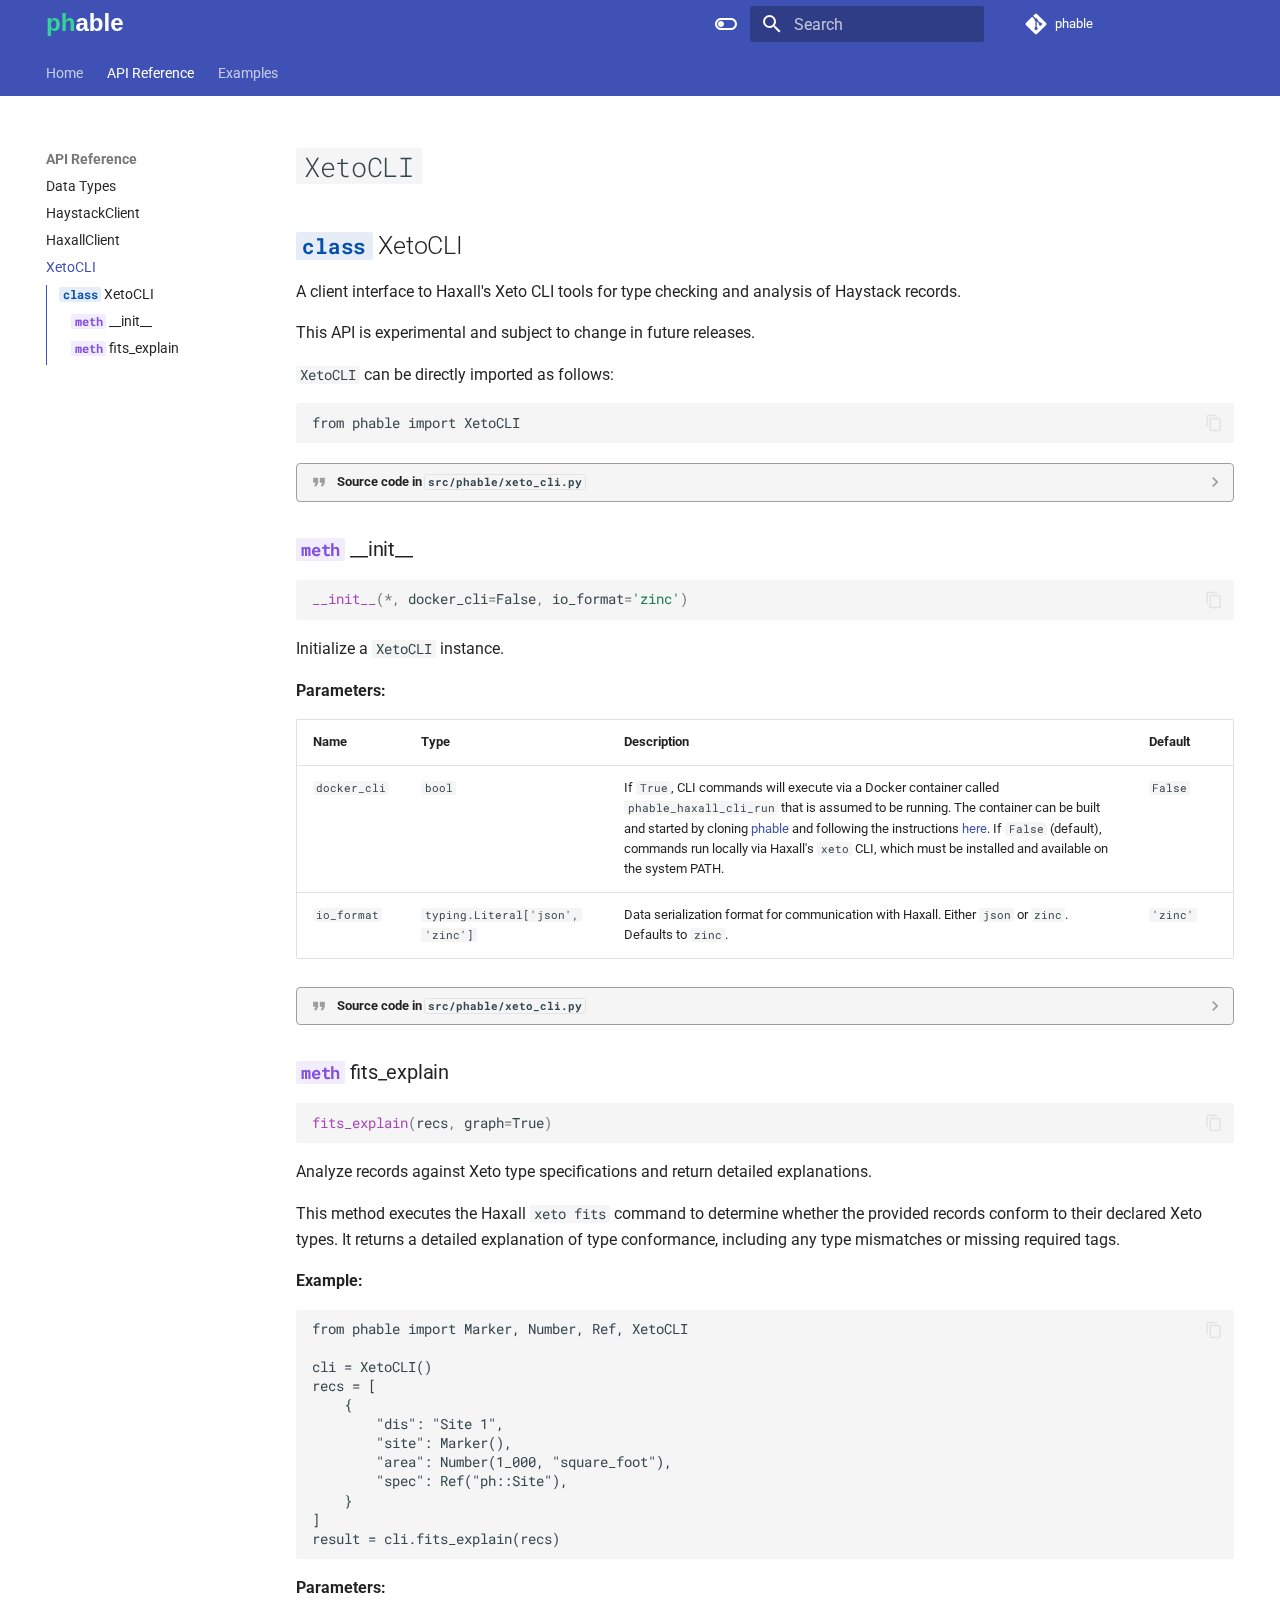
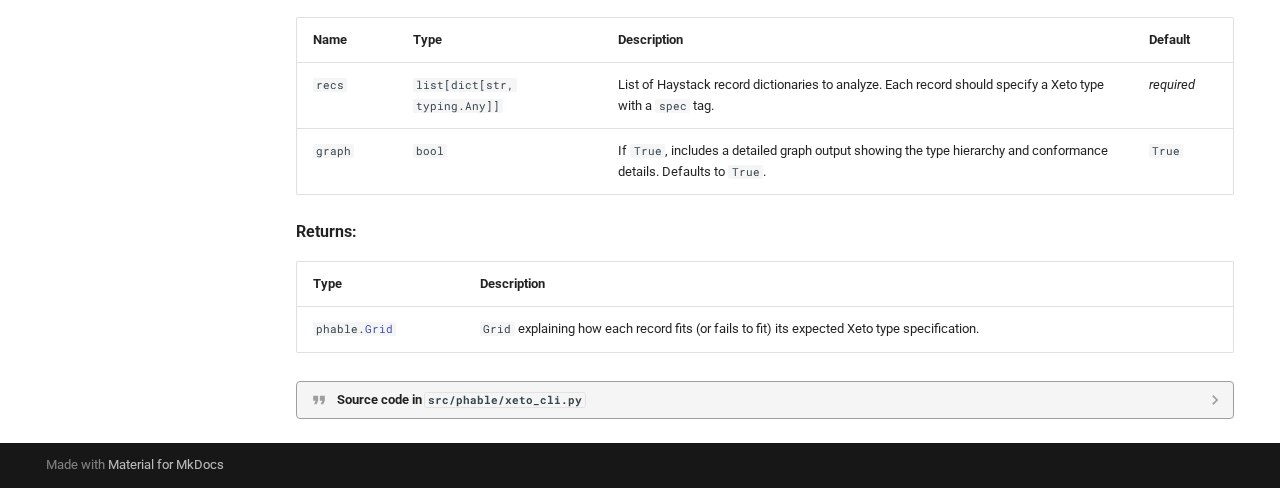
<file: xeto-cli/index.html>
<!doctype html>
<html lang="en" class="no-js">
  <head>
    
      <meta charset="utf-8">
      <meta name="viewport" content="width=device-width,initial-scale=1">
      
      
      
      
        <link rel="prev" href="../haxall-client/">
      
      
        <link rel="next" href="../xeto-intro/">
      
      
      <link rel="icon" href="../assets/favicon.png">
      <meta name="generator" content="mkdocs-1.6.1, mkdocs-material-9.6.14">
    
    
      
        <title>XetoCLI - phable</title>
      
    
    
      <link rel="stylesheet" href="../assets/stylesheets/main.342714a4.min.css">
      
        
        <link rel="stylesheet" href="../assets/stylesheets/palette.06af60db.min.css">
      
      


    
    
      
    
    
      
        
        
        <link rel="preconnect" href="https://fonts.gstatic.com" crossorigin>
        <link rel="stylesheet" href="https://fonts.googleapis.com/css?family=Roboto:300,300i,400,400i,700,700i%7CRoboto+Mono:400,400i,700,700i&display=fallback">
        <style>:root{--md-text-font:"Roboto";--md-code-font:"Roboto Mono"}</style>
      
    
    
      <link rel="stylesheet" href="../assets/_mkdocstrings.css">
    
      <link rel="stylesheet" href="../stylesheets/extra.css">
    
    <script>__md_scope=new URL("..",location),__md_hash=e=>[...e].reduce(((e,_)=>(e<<5)-e+_.charCodeAt(0)),0),__md_get=(e,_=localStorage,t=__md_scope)=>JSON.parse(_.getItem(t.pathname+"."+e)),__md_set=(e,_,t=localStorage,a=__md_scope)=>{try{t.setItem(a.pathname+"."+e,JSON.stringify(_))}catch(e){}}</script>
    
      

    
    
    
  </head>
  
  
    
    
      
    
    
    
    
    <body dir="ltr" data-md-color-scheme="default" data-md-color-primary="indigo" data-md-color-accent="teal">
  
    
    <input class="md-toggle" data-md-toggle="drawer" type="checkbox" id="__drawer" autocomplete="off">
    <input class="md-toggle" data-md-toggle="search" type="checkbox" id="__search" autocomplete="off">
    <label class="md-overlay" for="__drawer"></label>
    <div data-md-component="skip">
      
        
        <a href="#xetocli" class="md-skip">
          Skip to content
        </a>
      
    </div>
    <div data-md-component="announce">
      
    </div>
    
    
      

<header class="md-header" data-md-component="header">
  <nav class="md-header__inner md-grid" aria-label="Header">
    <a href=".." title="phable" class="md-header__button md-logo" aria-label="phable" data-md-component="logo">
      
  <img src="../assets/logo.svg" alt="logo">

    </a>
    <label class="md-header__button md-icon" for="__drawer">
      
      <svg xmlns="http://www.w3.org/2000/svg" viewBox="0 0 24 24"><path d="M3 6h18v2H3zm0 5h18v2H3zm0 5h18v2H3z"/></svg>
    </label>
    <div class="md-header__title" data-md-component="header-title">
      <div class="md-header__ellipsis">
        <div class="md-header__topic">
          <span class="md-ellipsis">
            phable
          </span>
        </div>
        <div class="md-header__topic" data-md-component="header-topic">
          <span class="md-ellipsis">
            
              XetoCLI
            
          </span>
        </div>
      </div>
    </div>
    
      
        <form class="md-header__option" data-md-component="palette">
  
    
    
    
    <input class="md-option" data-md-color-media="" data-md-color-scheme="default" data-md-color-primary="indigo" data-md-color-accent="teal"  aria-label="Switch to dark mode"  type="radio" name="__palette" id="__palette_0">
    
      <label class="md-header__button md-icon" title="Switch to dark mode" for="__palette_1" hidden>
        <svg xmlns="http://www.w3.org/2000/svg" viewBox="0 0 24 24"><path d="M17 6H7c-3.31 0-6 2.69-6 6s2.69 6 6 6h10c3.31 0 6-2.69 6-6s-2.69-6-6-6m0 10H7c-2.21 0-4-1.79-4-4s1.79-4 4-4h10c2.21 0 4 1.79 4 4s-1.79 4-4 4M7 9c-1.66 0-3 1.34-3 3s1.34 3 3 3 3-1.34 3-3-1.34-3-3-3"/></svg>
      </label>
    
  
    
    
    
    <input class="md-option" data-md-color-media="" data-md-color-scheme="slate" data-md-color-primary="indigo" data-md-color-accent="teal"  aria-label="Switch to light mode"  type="radio" name="__palette" id="__palette_1">
    
      <label class="md-header__button md-icon" title="Switch to light mode" for="__palette_0" hidden>
        <svg xmlns="http://www.w3.org/2000/svg" viewBox="0 0 24 24"><path d="M17 7H7a5 5 0 0 0-5 5 5 5 0 0 0 5 5h10a5 5 0 0 0 5-5 5 5 0 0 0-5-5m0 8a3 3 0 0 1-3-3 3 3 0 0 1 3-3 3 3 0 0 1 3 3 3 3 0 0 1-3 3"/></svg>
      </label>
    
  
</form>
      
    
    
      <script>var palette=__md_get("__palette");if(palette&&palette.color){if("(prefers-color-scheme)"===palette.color.media){var media=matchMedia("(prefers-color-scheme: light)"),input=document.querySelector(media.matches?"[data-md-color-media='(prefers-color-scheme: light)']":"[data-md-color-media='(prefers-color-scheme: dark)']");palette.color.media=input.getAttribute("data-md-color-media"),palette.color.scheme=input.getAttribute("data-md-color-scheme"),palette.color.primary=input.getAttribute("data-md-color-primary"),palette.color.accent=input.getAttribute("data-md-color-accent")}for(var[key,value]of Object.entries(palette.color))document.body.setAttribute("data-md-color-"+key,value)}</script>
    
    
    
      
      
        <label class="md-header__button md-icon" for="__search">
          
          <svg xmlns="http://www.w3.org/2000/svg" viewBox="0 0 24 24"><path d="M9.5 3A6.5 6.5 0 0 1 16 9.5c0 1.61-.59 3.09-1.56 4.23l.27.27h.79l5 5-1.5 1.5-5-5v-.79l-.27-.27A6.52 6.52 0 0 1 9.5 16 6.5 6.5 0 0 1 3 9.5 6.5 6.5 0 0 1 9.5 3m0 2C7 5 5 7 5 9.5S7 14 9.5 14 14 12 14 9.5 12 5 9.5 5"/></svg>
        </label>
        <div class="md-search" data-md-component="search" role="dialog">
  <label class="md-search__overlay" for="__search"></label>
  <div class="md-search__inner" role="search">
    <form class="md-search__form" name="search">
      <input type="text" class="md-search__input" name="query" aria-label="Search" placeholder="Search" autocapitalize="off" autocorrect="off" autocomplete="off" spellcheck="false" data-md-component="search-query" required>
      <label class="md-search__icon md-icon" for="__search">
        
        <svg xmlns="http://www.w3.org/2000/svg" viewBox="0 0 24 24"><path d="M9.5 3A6.5 6.5 0 0 1 16 9.5c0 1.61-.59 3.09-1.56 4.23l.27.27h.79l5 5-1.5 1.5-5-5v-.79l-.27-.27A6.52 6.52 0 0 1 9.5 16 6.5 6.5 0 0 1 3 9.5 6.5 6.5 0 0 1 9.5 3m0 2C7 5 5 7 5 9.5S7 14 9.5 14 14 12 14 9.5 12 5 9.5 5"/></svg>
        
        <svg xmlns="http://www.w3.org/2000/svg" viewBox="0 0 24 24"><path d="M20 11v2H8l5.5 5.5-1.42 1.42L4.16 12l7.92-7.92L13.5 5.5 8 11z"/></svg>
      </label>
      <nav class="md-search__options" aria-label="Search">
        
        <button type="reset" class="md-search__icon md-icon" title="Clear" aria-label="Clear" tabindex="-1">
          
          <svg xmlns="http://www.w3.org/2000/svg" viewBox="0 0 24 24"><path d="M19 6.41 17.59 5 12 10.59 6.41 5 5 6.41 10.59 12 5 17.59 6.41 19 12 13.41 17.59 19 19 17.59 13.41 12z"/></svg>
        </button>
      </nav>
      
        <div class="md-search__suggest" data-md-component="search-suggest"></div>
      
    </form>
    <div class="md-search__output">
      <div class="md-search__scrollwrap" tabindex="0" data-md-scrollfix>
        <div class="md-search-result" data-md-component="search-result">
          <div class="md-search-result__meta">
            Initializing search
          </div>
          <ol class="md-search-result__list" role="presentation"></ol>
        </div>
      </div>
    </div>
  </div>
</div>
      
    
    
      <div class="md-header__source">
        <a href="https://github.com/rick-jennings/phable" title="Go to repository" class="md-source" data-md-component="source">
  <div class="md-source__icon md-icon">
    
    <svg xmlns="http://www.w3.org/2000/svg" viewBox="0 0 448 512"><!--! Font Awesome Free 6.7.2 by @fontawesome - https://fontawesome.com License - https://fontawesome.com/license/free (Icons: CC BY 4.0, Fonts: SIL OFL 1.1, Code: MIT License) Copyright 2024 Fonticons, Inc.--><path d="M439.55 236.05 244 40.45a28.87 28.87 0 0 0-40.81 0l-40.66 40.63 51.52 51.52c27.06-9.14 52.68 16.77 43.39 43.68l49.66 49.66c34.23-11.8 61.18 31 35.47 56.69-26.49 26.49-70.21-2.87-56-37.34L240.22 199v121.85c25.3 12.54 22.26 41.85 9.08 55a34.34 34.34 0 0 1-48.55 0c-17.57-17.6-11.07-46.91 11.25-56v-123c-20.8-8.51-24.6-30.74-18.64-45L142.57 101 8.45 235.14a28.86 28.86 0 0 0 0 40.81l195.61 195.6a28.86 28.86 0 0 0 40.8 0l194.69-194.69a28.86 28.86 0 0 0 0-40.81"/></svg>
  </div>
  <div class="md-source__repository">
    phable
  </div>
</a>
      </div>
    
  </nav>
  
</header>
    
    <div class="md-container" data-md-component="container">
      
      
        
          
            
<nav class="md-tabs" aria-label="Tabs" data-md-component="tabs">
  <div class="md-grid">
    <ul class="md-tabs__list">
      
        
  
  
  
  
    <li class="md-tabs__item">
      <a href=".." class="md-tabs__link">
        
  
  
    
  
  Home

      </a>
    </li>
  

      
        
  
  
  
    
  
  
    
    
      <li class="md-tabs__item md-tabs__item--active">
        <a href="../data-types/" class="md-tabs__link">
          
  
  
  API Reference

        </a>
      </li>
    
  

      
        
  
  
  
  
    
    
      <li class="md-tabs__item">
        <a href="../xeto-intro/" class="md-tabs__link">
          
  
  
  Examples

        </a>
      </li>
    
  

      
    </ul>
  </div>
</nav>
          
        
      
      <main class="md-main" data-md-component="main">
        <div class="md-main__inner md-grid">
          
            
              
              <div class="md-sidebar md-sidebar--primary" data-md-component="sidebar" data-md-type="navigation" >
                <div class="md-sidebar__scrollwrap">
                  <div class="md-sidebar__inner">
                    


  


  

<nav class="md-nav md-nav--primary md-nav--lifted md-nav--integrated" aria-label="Navigation" data-md-level="0">
  <label class="md-nav__title" for="__drawer">
    <a href=".." title="phable" class="md-nav__button md-logo" aria-label="phable" data-md-component="logo">
      
  <img src="../assets/logo.svg" alt="logo">

    </a>
    phable
  </label>
  
    <div class="md-nav__source">
      <a href="https://github.com/rick-jennings/phable" title="Go to repository" class="md-source" data-md-component="source">
  <div class="md-source__icon md-icon">
    
    <svg xmlns="http://www.w3.org/2000/svg" viewBox="0 0 448 512"><!--! Font Awesome Free 6.7.2 by @fontawesome - https://fontawesome.com License - https://fontawesome.com/license/free (Icons: CC BY 4.0, Fonts: SIL OFL 1.1, Code: MIT License) Copyright 2024 Fonticons, Inc.--><path d="M439.55 236.05 244 40.45a28.87 28.87 0 0 0-40.81 0l-40.66 40.63 51.52 51.52c27.06-9.14 52.68 16.77 43.39 43.68l49.66 49.66c34.23-11.8 61.18 31 35.47 56.69-26.49 26.49-70.21-2.87-56-37.34L240.22 199v121.85c25.3 12.54 22.26 41.85 9.08 55a34.34 34.34 0 0 1-48.55 0c-17.57-17.6-11.07-46.91 11.25-56v-123c-20.8-8.51-24.6-30.74-18.64-45L142.57 101 8.45 235.14a28.86 28.86 0 0 0 0 40.81l195.61 195.6a28.86 28.86 0 0 0 40.8 0l194.69-194.69a28.86 28.86 0 0 0 0-40.81"/></svg>
  </div>
  <div class="md-source__repository">
    phable
  </div>
</a>
    </div>
  
  <ul class="md-nav__list" data-md-scrollfix>
    
      
      
  
  
  
  
    <li class="md-nav__item">
      <a href=".." class="md-nav__link">
        
  
  
  <span class="md-ellipsis">
    Home
    
  </span>
  

      </a>
    </li>
  

    
      
      
  
  
    
  
  
  
    
    
    
    
      
        
        
      
      
        
      
    
    
    <li class="md-nav__item md-nav__item--active md-nav__item--section md-nav__item--nested">
      
        
        
        <input class="md-nav__toggle md-toggle " type="checkbox" id="__nav_2" checked>
        
          
          <label class="md-nav__link" for="__nav_2" id="__nav_2_label" tabindex="">
            
  
  
  <span class="md-ellipsis">
    API Reference
    
  </span>
  

            <span class="md-nav__icon md-icon"></span>
          </label>
        
        <nav class="md-nav" data-md-level="1" aria-labelledby="__nav_2_label" aria-expanded="true">
          <label class="md-nav__title" for="__nav_2">
            <span class="md-nav__icon md-icon"></span>
            API Reference
          </label>
          <ul class="md-nav__list" data-md-scrollfix>
            
              
                
  
  
  
  
    <li class="md-nav__item">
      <a href="../data-types/" class="md-nav__link">
        
  
  
  <span class="md-ellipsis">
    Data Types
    
  </span>
  

      </a>
    </li>
  

              
            
              
                
  
  
  
  
    <li class="md-nav__item">
      <a href="../haystack-client/" class="md-nav__link">
        
  
  
  <span class="md-ellipsis">
    HaystackClient
    
  </span>
  

      </a>
    </li>
  

              
            
              
                
  
  
  
  
    <li class="md-nav__item">
      <a href="../haxall-client/" class="md-nav__link">
        
  
  
  <span class="md-ellipsis">
    HaxallClient
    
  </span>
  

      </a>
    </li>
  

              
            
              
                
  
  
    
  
  
  
    <li class="md-nav__item md-nav__item--active">
      
      <input class="md-nav__toggle md-toggle" type="checkbox" id="__toc">
      
      
        
      
      
        <label class="md-nav__link md-nav__link--active" for="__toc">
          
  
  
  <span class="md-ellipsis">
    XetoCLI
    
  </span>
  

          <span class="md-nav__icon md-icon"></span>
        </label>
      
      <a href="./" class="md-nav__link md-nav__link--active">
        
  
  
  <span class="md-ellipsis">
    XetoCLI
    
  </span>
  

      </a>
      
        

<nav class="md-nav md-nav--secondary" aria-label="Table of contents">
  
  
  
    
  
  
    <label class="md-nav__title" for="__toc">
      <span class="md-nav__icon md-icon"></span>
      Table of contents
    </label>
    <ul class="md-nav__list" data-md-component="toc" data-md-scrollfix>
      
        <li class="md-nav__item">
  <a href="#phable.xeto_cli.XetoCLI" class="md-nav__link">
    <span class="md-ellipsis">
      <code class="doc-symbol doc-symbol-toc doc-symbol-class"></code>&nbsp;XetoCLI
    </span>
  </a>
  
    <nav class="md-nav" aria-label=" XetoCLI">
      <ul class="md-nav__list">
        
          <li class="md-nav__item">
  <a href="#phable.xeto_cli.XetoCLI.__init__" class="md-nav__link">
    <span class="md-ellipsis">
      <code class="doc-symbol doc-symbol-toc doc-symbol-method"></code>&nbsp;__init__
    </span>
  </a>
  
</li>
        
          <li class="md-nav__item">
  <a href="#phable.xeto_cli.XetoCLI.fits_explain" class="md-nav__link">
    <span class="md-ellipsis">
      <code class="doc-symbol doc-symbol-toc doc-symbol-method"></code>&nbsp;fits_explain
    </span>
  </a>
  
</li>
        
      </ul>
    </nav>
  
</li>
      
    </ul>
  
</nav>
      
    </li>
  

              
            
          </ul>
        </nav>
      
    </li>
  

    
      
      
  
  
  
  
    
    
    
    
      
      
        
      
    
    
    <li class="md-nav__item md-nav__item--nested">
      
        
        
        <input class="md-nav__toggle md-toggle " type="checkbox" id="__nav_3" >
        
          
          <label class="md-nav__link" for="__nav_3" id="__nav_3_label" tabindex="0">
            
  
  
  <span class="md-ellipsis">
    Examples
    
  </span>
  

            <span class="md-nav__icon md-icon"></span>
          </label>
        
        <nav class="md-nav" data-md-level="1" aria-labelledby="__nav_3_label" aria-expanded="false">
          <label class="md-nav__title" for="__nav_3">
            <span class="md-nav__icon md-icon"></span>
            Examples
          </label>
          <ul class="md-nav__list" data-md-scrollfix>
            
              
                
  
  
  
  
    <li class="md-nav__item">
      <a href="../xeto-intro/" class="md-nav__link">
        
  
  
  <span class="md-ellipsis">
    Xeto Intro
    
  </span>
  

      </a>
    </li>
  

              
            
              
                
  
  
  
  
    <li class="md-nav__item">
      <a href="../logging-example/" class="md-nav__link">
        
  
  
  <span class="md-ellipsis">
    Logging
    
  </span>
  

      </a>
    </li>
  

              
            
              
                
  
  
  
  
    <li class="md-nav__item">
      <a href="../async-example/" class="md-nav__link">
        
  
  
  <span class="md-ellipsis">
    Async Usage
    
  </span>
  

      </a>
    </li>
  

              
            
          </ul>
        </nav>
      
    </li>
  

    
  </ul>
</nav>
                  </div>
                </div>
              </div>
            
            
          
          
            <div class="md-content" data-md-component="content">
              <article class="md-content__inner md-typeset">
                
                  


  
  


<h1 id="xetocli"><code>XetoCLI</code></h1>


<div class="doc doc-object doc-class">



<h2 id="phable.xeto_cli.XetoCLI" class="doc doc-heading">
<code class="doc-symbol doc-symbol-heading doc-symbol-class"></code>            <span class="doc doc-object-name doc-class-name">XetoCLI</span>


</h2>


    <div class="doc doc-contents first">


        <p>A client interface to Haxall's Xeto CLI tools for type checking and analysis
of Haystack records.</p>
<p>This API is experimental and subject to change in future releases.</p>
<p><code>XetoCLI</code> can be directly imported as follows:</p>
<pre><code class="language-python">from phable import XetoCLI
</code></pre>







              <details class="quote">
                <summary>Source code in <code>src/phable/xeto_cli.py</code></summary>
                <div class="highlight"><table class="highlighttable"><tr><td class="linenos"><div class="linenodiv"><pre><span></span><span class="normal"> 12</span>
<span class="normal"> 13</span>
<span class="normal"> 14</span>
<span class="normal"> 15</span>
<span class="normal"> 16</span>
<span class="normal"> 17</span>
<span class="normal"> 18</span>
<span class="normal"> 19</span>
<span class="normal"> 20</span>
<span class="normal"> 21</span>
<span class="normal"> 22</span>
<span class="normal"> 23</span>
<span class="normal"> 24</span>
<span class="normal"> 25</span>
<span class="normal"> 26</span>
<span class="normal"> 27</span>
<span class="normal"> 28</span>
<span class="normal"> 29</span>
<span class="normal"> 30</span>
<span class="normal"> 31</span>
<span class="normal"> 32</span>
<span class="normal"> 33</span>
<span class="normal"> 34</span>
<span class="normal"> 35</span>
<span class="normal"> 36</span>
<span class="normal"> 37</span>
<span class="normal"> 38</span>
<span class="normal"> 39</span>
<span class="normal"> 40</span>
<span class="normal"> 41</span>
<span class="normal"> 42</span>
<span class="normal"> 43</span>
<span class="normal"> 44</span>
<span class="normal"> 45</span>
<span class="normal"> 46</span>
<span class="normal"> 47</span>
<span class="normal"> 48</span>
<span class="normal"> 49</span>
<span class="normal"> 50</span>
<span class="normal"> 51</span>
<span class="normal"> 52</span>
<span class="normal"> 53</span>
<span class="normal"> 54</span>
<span class="normal"> 55</span>
<span class="normal"> 56</span>
<span class="normal"> 57</span>
<span class="normal"> 58</span>
<span class="normal"> 59</span>
<span class="normal"> 60</span>
<span class="normal"> 61</span>
<span class="normal"> 62</span>
<span class="normal"> 63</span>
<span class="normal"> 64</span>
<span class="normal"> 65</span>
<span class="normal"> 66</span>
<span class="normal"> 67</span>
<span class="normal"> 68</span>
<span class="normal"> 69</span>
<span class="normal"> 70</span>
<span class="normal"> 71</span>
<span class="normal"> 72</span>
<span class="normal"> 73</span>
<span class="normal"> 74</span>
<span class="normal"> 75</span>
<span class="normal"> 76</span>
<span class="normal"> 77</span>
<span class="normal"> 78</span>
<span class="normal"> 79</span>
<span class="normal"> 80</span>
<span class="normal"> 81</span>
<span class="normal"> 82</span>
<span class="normal"> 83</span>
<span class="normal"> 84</span>
<span class="normal"> 85</span>
<span class="normal"> 86</span>
<span class="normal"> 87</span>
<span class="normal"> 88</span>
<span class="normal"> 89</span>
<span class="normal"> 90</span>
<span class="normal"> 91</span>
<span class="normal"> 92</span>
<span class="normal"> 93</span>
<span class="normal"> 94</span>
<span class="normal"> 95</span>
<span class="normal"> 96</span>
<span class="normal"> 97</span>
<span class="normal"> 98</span>
<span class="normal"> 99</span>
<span class="normal">100</span>
<span class="normal">101</span>
<span class="normal">102</span>
<span class="normal">103</span>
<span class="normal">104</span>
<span class="normal">105</span>
<span class="normal">106</span>
<span class="normal">107</span>
<span class="normal">108</span></pre></div></td><td class="code"><div><pre><span></span><code><span class="k">class</span><span class="w"> </span><span class="nc">XetoCLI</span><span class="p">:</span>
<span class="w">    </span><span class="sd">&quot;&quot;&quot;A client interface to Haxall&#39;s Xeto CLI tools for type checking and analysis</span>
<span class="sd">    of Haystack records.</span>

<span class="sd">    This API is experimental and subject to change in future releases.</span>

<span class="sd">    `XetoCLI` can be directly imported as follows:</span>

<span class="sd">    ```python</span>
<span class="sd">    from phable import XetoCLI</span>
<span class="sd">    ```</span>
<span class="sd">    &quot;&quot;&quot;</span>

    <span class="k">def</span><span class="w"> </span><span class="fm">__init__</span><span class="p">(</span>
        <span class="bp">self</span><span class="p">,</span>
        <span class="o">*</span><span class="p">,</span>
        <span class="n">docker_cli</span><span class="p">:</span> <span class="nb">bool</span> <span class="o">=</span> <span class="kc">False</span><span class="p">,</span>
        <span class="n">io_format</span><span class="p">:</span> <span class="n">Literal</span><span class="p">[</span><span class="s2">&quot;json&quot;</span><span class="p">,</span> <span class="s2">&quot;zinc&quot;</span><span class="p">]</span> <span class="o">=</span> <span class="s2">&quot;zinc&quot;</span><span class="p">,</span>
    <span class="p">):</span>
<span class="w">        </span><span class="sd">&quot;&quot;&quot;Initialize a `XetoCLI` instance.</span>

<span class="sd">        Parameters:</span>
<span class="sd">            docker_cli:</span>
<span class="sd">                If `True`, CLI commands will execute via a Docker container called `phable_haxall_cli_run`</span>
<span class="sd">                that is assumed to be running. The container can be built and started by cloning</span>
<span class="sd">                [phable](https://github.com/rick-jennings/phable) and following the instructions</span>
<span class="sd">                [here](https://github.com/rick-jennings/phable/blob/main/docker/README.md).</span>
<span class="sd">                If `False` (default), commands run locally via Haxall&#39;s `xeto` CLI, which must</span>
<span class="sd">                be installed and available on the system PATH.</span>
<span class="sd">            io_format:</span>
<span class="sd">                Data serialization format for communication with Haxall. Either `json`</span>
<span class="sd">                or `zinc`. Defaults to `zinc`.</span>
<span class="sd">        &quot;&quot;&quot;</span>
        <span class="bp">self</span><span class="o">.</span><span class="n">_docker_cli</span> <span class="o">=</span> <span class="n">docker_cli</span>
        <span class="bp">self</span><span class="o">.</span><span class="n">_io_format</span> <span class="o">=</span> <span class="n">io_format</span>
        <span class="bp">self</span><span class="o">.</span><span class="n">_encoder</span><span class="p">:</span> <span class="n">PhEncoder</span> <span class="o">=</span> <span class="n">PH_IO_FACTORY</span><span class="p">[</span><span class="n">io_format</span><span class="p">][</span><span class="s2">&quot;encoder&quot;</span><span class="p">]</span>
        <span class="bp">self</span><span class="o">.</span><span class="n">_decoder</span><span class="p">:</span> <span class="n">PhDecoder</span> <span class="o">=</span> <span class="n">PH_IO_FACTORY</span><span class="p">[</span><span class="n">io_format</span><span class="p">][</span><span class="s2">&quot;decoder&quot;</span><span class="p">]</span>

    <span class="k">def</span><span class="w"> </span><span class="nf">fits_explain</span><span class="p">(</span><span class="bp">self</span><span class="p">,</span> <span class="n">recs</span><span class="p">:</span> <span class="nb">list</span><span class="p">[</span><span class="nb">dict</span><span class="p">[</span><span class="nb">str</span><span class="p">,</span> <span class="n">Any</span><span class="p">]],</span> <span class="n">graph</span><span class="p">:</span> <span class="nb">bool</span> <span class="o">=</span> <span class="kc">True</span><span class="p">)</span> <span class="o">-&gt;</span> <span class="n">Grid</span><span class="p">:</span>
<span class="w">        </span><span class="sd">&quot;&quot;&quot;Analyze records against Xeto type specifications and return detailed</span>
<span class="sd">        explanations.</span>

<span class="sd">        This method executes the Haxall `xeto fits` command to determine whether the</span>
<span class="sd">        provided records conform to their declared Xeto types. It returns a detailed</span>
<span class="sd">        explanation of type conformance, including any type mismatches or missing</span>
<span class="sd">        required tags.</span>

<span class="sd">        **Example:**</span>

<span class="sd">        ```python</span>
<span class="sd">        from phable import Marker, Number, Ref, XetoCLI</span>

<span class="sd">        cli = XetoCLI()</span>
<span class="sd">        recs = [</span>
<span class="sd">            {</span>
<span class="sd">                &quot;dis&quot;: &quot;Site 1&quot;,</span>
<span class="sd">                &quot;site&quot;: Marker(),</span>
<span class="sd">                &quot;area&quot;: Number(1_000, &quot;square_foot&quot;),</span>
<span class="sd">                &quot;spec&quot;: Ref(&quot;ph::Site&quot;),</span>
<span class="sd">            }</span>
<span class="sd">        ]</span>
<span class="sd">        result = cli.fits_explain(recs)</span>
<span class="sd">        ```</span>

<span class="sd">        Parameters:</span>
<span class="sd">            recs:</span>
<span class="sd">                List of Haystack record dictionaries to analyze. Each record should</span>
<span class="sd">                specify a Xeto type with a `spec` tag.</span>
<span class="sd">            graph:</span>
<span class="sd">                If `True`, includes a detailed graph output showing the type hierarchy and</span>
<span class="sd">                conformance details. Defaults to `True`.</span>

<span class="sd">        Returns:</span>
<span class="sd">            `Grid` explaining how each record fits (or fails to fit) its expected Xeto type specification.</span>
<span class="sd">        &quot;&quot;&quot;</span>

        <span class="k">with</span> <span class="n">tempfile</span><span class="o">.</span><span class="n">NamedTemporaryFile</span><span class="p">(</span>
            <span class="n">mode</span><span class="o">=</span><span class="s2">&quot;w&quot;</span><span class="p">,</span> <span class="n">suffix</span><span class="o">=</span><span class="sa">f</span><span class="s2">&quot;.</span><span class="si">{</span><span class="bp">self</span><span class="o">.</span><span class="n">_io_format</span><span class="si">}</span><span class="s2">&quot;</span><span class="p">,</span> <span class="n">delete</span><span class="o">=</span><span class="kc">False</span>
        <span class="p">)</span> <span class="k">as</span> <span class="n">temp_file</span><span class="p">:</span>
            <span class="n">temp_file</span><span class="o">.</span><span class="n">write</span><span class="p">(</span><span class="bp">self</span><span class="o">.</span><span class="n">_encoder</span><span class="o">.</span><span class="n">to_str</span><span class="p">(</span><span class="n">recs</span><span class="p">))</span>
            <span class="n">temp_file</span><span class="o">.</span><span class="n">flush</span><span class="p">()</span>
            <span class="n">temp_file_path</span> <span class="o">=</span> <span class="n">temp_file</span><span class="o">.</span><span class="n">name</span>

        <span class="k">try</span><span class="p">:</span>
            <span class="k">if</span> <span class="bp">self</span><span class="o">.</span><span class="n">_docker_cli</span><span class="p">:</span>
                <span class="n">cli_stdout</span> <span class="o">=</span> <span class="n">_exec_docker_cmd</span><span class="p">(</span><span class="bp">self</span><span class="o">.</span><span class="n">_io_format</span><span class="p">,</span> <span class="n">graph</span><span class="p">,</span> <span class="n">temp_file_path</span><span class="p">)</span>
            <span class="k">else</span><span class="p">:</span>
                <span class="n">cli_stdout</span> <span class="o">=</span> <span class="n">_exec_localhost_cmd</span><span class="p">(</span><span class="bp">self</span><span class="o">.</span><span class="n">_io_format</span><span class="p">,</span> <span class="n">graph</span><span class="p">,</span> <span class="n">temp_file_path</span><span class="p">)</span>

            <span class="n">decoded_str</span> <span class="o">=</span> <span class="bp">self</span><span class="o">.</span><span class="n">_decoder</span><span class="o">.</span><span class="n">from_str</span><span class="p">(</span><span class="n">cli_stdout</span><span class="p">)</span>
            <span class="k">assert</span> <span class="nb">isinstance</span><span class="p">(</span><span class="n">decoded_str</span><span class="p">,</span> <span class="n">Grid</span><span class="p">)</span>
            <span class="k">return</span> <span class="n">decoded_str</span>
        <span class="k">finally</span><span class="p">:</span>
            <span class="k">try</span><span class="p">:</span>
                <span class="n">os</span><span class="o">.</span><span class="n">unlink</span><span class="p">(</span><span class="n">temp_file_path</span><span class="p">)</span>
            <span class="k">except</span> <span class="ne">OSError</span><span class="p">:</span>
                <span class="k">pass</span>
</code></pre></div></td></tr></table></div>
              </details>



  <div class="doc doc-children">









<div class="doc doc-object doc-function">


<h3 id="phable.xeto_cli.XetoCLI.__init__" class="doc doc-heading">
<code class="doc-symbol doc-symbol-heading doc-symbol-method"></code>            <span class="doc doc-object-name doc-function-name">__init__</span>


</h3>
<div class="doc-signature highlight"><pre><span></span><code><span class="nf">__init__</span><span class="p">(</span><span class="o">*</span><span class="p">,</span> <span class="n">docker_cli</span><span class="o">=</span><span class="kc">False</span><span class="p">,</span> <span class="n">io_format</span><span class="o">=</span><span class="s1">&#39;zinc&#39;</span><span class="p">)</span>
</code></pre></div>

    <div class="doc doc-contents ">

        <p>Initialize a <code>XetoCLI</code> instance.</p>


<p><span class="doc-section-title">Parameters:</span></p>
    <table>
      <thead>
        <tr>
          <th>Name</th>
          <th>Type</th>
          <th>Description</th>
          <th>Default</th>
        </tr>
      </thead>
      <tbody>
          <tr class="doc-section-item">
            <td>
                <code>docker_cli</code>
            </td>
            <td>
                  <code><span title="bool">bool</span></code>
            </td>
            <td>
              <div class="doc-md-description">
                <p>If <code>True</code>, CLI commands will execute via a Docker container called <code>phable_haxall_cli_run</code>
that is assumed to be running. The container can be built and started by cloning
<a href="https://github.com/rick-jennings/phable">phable</a> and following the instructions
<a href="https://github.com/rick-jennings/phable/blob/main/docker/README.md">here</a>.
If <code>False</code> (default), commands run locally via Haxall's <code>xeto</code> CLI, which must
be installed and available on the system PATH.</p>
              </div>
            </td>
            <td>
                  <code>False</code>
            </td>
          </tr>
          <tr class="doc-section-item">
            <td>
                <code>io_format</code>
            </td>
            <td>
                  <code><span title="typing">typing</span>.<span title="typing.Literal">Literal</span>[&#39;json&#39;, &#39;zinc&#39;]</code>
            </td>
            <td>
              <div class="doc-md-description">
                <p>Data serialization format for communication with Haxall. Either <code>json</code>
or <code>zinc</code>. Defaults to <code>zinc</code>.</p>
              </div>
            </td>
            <td>
                  <code>&#39;zinc&#39;</code>
            </td>
          </tr>
      </tbody>
    </table>


            <details class="quote">
              <summary>Source code in <code>src/phable/xeto_cli.py</code></summary>
              <div class="highlight"><table class="highlighttable"><tr><td class="linenos"><div class="linenodiv"><pre><span></span><span class="normal">25</span>
<span class="normal">26</span>
<span class="normal">27</span>
<span class="normal">28</span>
<span class="normal">29</span>
<span class="normal">30</span>
<span class="normal">31</span>
<span class="normal">32</span>
<span class="normal">33</span>
<span class="normal">34</span>
<span class="normal">35</span>
<span class="normal">36</span>
<span class="normal">37</span>
<span class="normal">38</span>
<span class="normal">39</span>
<span class="normal">40</span>
<span class="normal">41</span>
<span class="normal">42</span>
<span class="normal">43</span>
<span class="normal">44</span>
<span class="normal">45</span>
<span class="normal">46</span>
<span class="normal">47</span>
<span class="normal">48</span></pre></div></td><td class="code"><div><pre><span></span><code><span class="k">def</span><span class="w"> </span><span class="fm">__init__</span><span class="p">(</span>
    <span class="bp">self</span><span class="p">,</span>
    <span class="o">*</span><span class="p">,</span>
    <span class="n">docker_cli</span><span class="p">:</span> <span class="nb">bool</span> <span class="o">=</span> <span class="kc">False</span><span class="p">,</span>
    <span class="n">io_format</span><span class="p">:</span> <span class="n">Literal</span><span class="p">[</span><span class="s2">&quot;json&quot;</span><span class="p">,</span> <span class="s2">&quot;zinc&quot;</span><span class="p">]</span> <span class="o">=</span> <span class="s2">&quot;zinc&quot;</span><span class="p">,</span>
<span class="p">):</span>
<span class="w">    </span><span class="sd">&quot;&quot;&quot;Initialize a `XetoCLI` instance.</span>

<span class="sd">    Parameters:</span>
<span class="sd">        docker_cli:</span>
<span class="sd">            If `True`, CLI commands will execute via a Docker container called `phable_haxall_cli_run`</span>
<span class="sd">            that is assumed to be running. The container can be built and started by cloning</span>
<span class="sd">            [phable](https://github.com/rick-jennings/phable) and following the instructions</span>
<span class="sd">            [here](https://github.com/rick-jennings/phable/blob/main/docker/README.md).</span>
<span class="sd">            If `False` (default), commands run locally via Haxall&#39;s `xeto` CLI, which must</span>
<span class="sd">            be installed and available on the system PATH.</span>
<span class="sd">        io_format:</span>
<span class="sd">            Data serialization format for communication with Haxall. Either `json`</span>
<span class="sd">            or `zinc`. Defaults to `zinc`.</span>
<span class="sd">    &quot;&quot;&quot;</span>
    <span class="bp">self</span><span class="o">.</span><span class="n">_docker_cli</span> <span class="o">=</span> <span class="n">docker_cli</span>
    <span class="bp">self</span><span class="o">.</span><span class="n">_io_format</span> <span class="o">=</span> <span class="n">io_format</span>
    <span class="bp">self</span><span class="o">.</span><span class="n">_encoder</span><span class="p">:</span> <span class="n">PhEncoder</span> <span class="o">=</span> <span class="n">PH_IO_FACTORY</span><span class="p">[</span><span class="n">io_format</span><span class="p">][</span><span class="s2">&quot;encoder&quot;</span><span class="p">]</span>
    <span class="bp">self</span><span class="o">.</span><span class="n">_decoder</span><span class="p">:</span> <span class="n">PhDecoder</span> <span class="o">=</span> <span class="n">PH_IO_FACTORY</span><span class="p">[</span><span class="n">io_format</span><span class="p">][</span><span class="s2">&quot;decoder&quot;</span><span class="p">]</span>
</code></pre></div></td></tr></table></div>
            </details>
    </div>

</div>

<div class="doc doc-object doc-function">


<h3 id="phable.xeto_cli.XetoCLI.fits_explain" class="doc doc-heading">
<code class="doc-symbol doc-symbol-heading doc-symbol-method"></code>            <span class="doc doc-object-name doc-function-name">fits_explain</span>


</h3>
<div class="doc-signature highlight"><pre><span></span><code><span class="nf">fits_explain</span><span class="p">(</span><span class="n">recs</span><span class="p">,</span> <span class="n">graph</span><span class="o">=</span><span class="kc">True</span><span class="p">)</span>
</code></pre></div>

    <div class="doc doc-contents ">

        <p>Analyze records against Xeto type specifications and return detailed
explanations.</p>
<p>This method executes the Haxall <code>xeto fits</code> command to determine whether the
provided records conform to their declared Xeto types. It returns a detailed
explanation of type conformance, including any type mismatches or missing
required tags.</p>
<p><strong>Example:</strong></p>
<pre><code class="language-python">from phable import Marker, Number, Ref, XetoCLI

cli = XetoCLI()
recs = [
    {
        &quot;dis&quot;: &quot;Site 1&quot;,
        &quot;site&quot;: Marker(),
        &quot;area&quot;: Number(1_000, &quot;square_foot&quot;),
        &quot;spec&quot;: Ref(&quot;ph::Site&quot;),
    }
]
result = cli.fits_explain(recs)
</code></pre>


<p><span class="doc-section-title">Parameters:</span></p>
    <table>
      <thead>
        <tr>
          <th>Name</th>
          <th>Type</th>
          <th>Description</th>
          <th>Default</th>
        </tr>
      </thead>
      <tbody>
          <tr class="doc-section-item">
            <td>
                <code>recs</code>
            </td>
            <td>
                  <code><span title="list">list</span>[<span title="dict">dict</span>[<span title="str">str</span>, <span title="typing">typing</span>.<span title="typing.Any">Any</span>]]</code>
            </td>
            <td>
              <div class="doc-md-description">
                <p>List of Haystack record dictionaries to analyze. Each record should
specify a Xeto type with a <code>spec</code> tag.</p>
              </div>
            </td>
            <td>
                <em>required</em>
            </td>
          </tr>
          <tr class="doc-section-item">
            <td>
                <code>graph</code>
            </td>
            <td>
                  <code><span title="bool">bool</span></code>
            </td>
            <td>
              <div class="doc-md-description">
                <p>If <code>True</code>, includes a detailed graph output showing the type hierarchy and
conformance details. Defaults to <code>True</code>.</p>
              </div>
            </td>
            <td>
                  <code>True</code>
            </td>
          </tr>
      </tbody>
    </table>


    <p><span class="doc-section-title">Returns:</span></p>
    <table>
      <thead>
        <tr>
          <th>Type</th>
          <th>Description</th>
        </tr>
      </thead>
      <tbody>
          <tr class="doc-section-item">
            <td>
                  <code><span title="phable">phable</span>.<a class="autorefs autorefs-internal" title="            Grid


  
      dataclass
   (phable.Grid)" href="../data-types/#phable.kinds.Grid">Grid</a></code>
            </td>
            <td>
              <div class="doc-md-description">
                <p><code>Grid</code> explaining how each record fits (or fails to fit) its expected Xeto type specification.</p>
              </div>
            </td>
          </tr>
      </tbody>
    </table>


            <details class="quote">
              <summary>Source code in <code>src/phable/xeto_cli.py</code></summary>
              <div class="highlight"><table class="highlighttable"><tr><td class="linenos"><div class="linenodiv"><pre><span></span><span class="normal"> 50</span>
<span class="normal"> 51</span>
<span class="normal"> 52</span>
<span class="normal"> 53</span>
<span class="normal"> 54</span>
<span class="normal"> 55</span>
<span class="normal"> 56</span>
<span class="normal"> 57</span>
<span class="normal"> 58</span>
<span class="normal"> 59</span>
<span class="normal"> 60</span>
<span class="normal"> 61</span>
<span class="normal"> 62</span>
<span class="normal"> 63</span>
<span class="normal"> 64</span>
<span class="normal"> 65</span>
<span class="normal"> 66</span>
<span class="normal"> 67</span>
<span class="normal"> 68</span>
<span class="normal"> 69</span>
<span class="normal"> 70</span>
<span class="normal"> 71</span>
<span class="normal"> 72</span>
<span class="normal"> 73</span>
<span class="normal"> 74</span>
<span class="normal"> 75</span>
<span class="normal"> 76</span>
<span class="normal"> 77</span>
<span class="normal"> 78</span>
<span class="normal"> 79</span>
<span class="normal"> 80</span>
<span class="normal"> 81</span>
<span class="normal"> 82</span>
<span class="normal"> 83</span>
<span class="normal"> 84</span>
<span class="normal"> 85</span>
<span class="normal"> 86</span>
<span class="normal"> 87</span>
<span class="normal"> 88</span>
<span class="normal"> 89</span>
<span class="normal"> 90</span>
<span class="normal"> 91</span>
<span class="normal"> 92</span>
<span class="normal"> 93</span>
<span class="normal"> 94</span>
<span class="normal"> 95</span>
<span class="normal"> 96</span>
<span class="normal"> 97</span>
<span class="normal"> 98</span>
<span class="normal"> 99</span>
<span class="normal">100</span>
<span class="normal">101</span>
<span class="normal">102</span>
<span class="normal">103</span>
<span class="normal">104</span>
<span class="normal">105</span>
<span class="normal">106</span>
<span class="normal">107</span>
<span class="normal">108</span></pre></div></td><td class="code"><div><pre><span></span><code><span class="k">def</span><span class="w"> </span><span class="nf">fits_explain</span><span class="p">(</span><span class="bp">self</span><span class="p">,</span> <span class="n">recs</span><span class="p">:</span> <span class="nb">list</span><span class="p">[</span><span class="nb">dict</span><span class="p">[</span><span class="nb">str</span><span class="p">,</span> <span class="n">Any</span><span class="p">]],</span> <span class="n">graph</span><span class="p">:</span> <span class="nb">bool</span> <span class="o">=</span> <span class="kc">True</span><span class="p">)</span> <span class="o">-&gt;</span> <span class="n">Grid</span><span class="p">:</span>
<span class="w">    </span><span class="sd">&quot;&quot;&quot;Analyze records against Xeto type specifications and return detailed</span>
<span class="sd">    explanations.</span>

<span class="sd">    This method executes the Haxall `xeto fits` command to determine whether the</span>
<span class="sd">    provided records conform to their declared Xeto types. It returns a detailed</span>
<span class="sd">    explanation of type conformance, including any type mismatches or missing</span>
<span class="sd">    required tags.</span>

<span class="sd">    **Example:**</span>

<span class="sd">    ```python</span>
<span class="sd">    from phable import Marker, Number, Ref, XetoCLI</span>

<span class="sd">    cli = XetoCLI()</span>
<span class="sd">    recs = [</span>
<span class="sd">        {</span>
<span class="sd">            &quot;dis&quot;: &quot;Site 1&quot;,</span>
<span class="sd">            &quot;site&quot;: Marker(),</span>
<span class="sd">            &quot;area&quot;: Number(1_000, &quot;square_foot&quot;),</span>
<span class="sd">            &quot;spec&quot;: Ref(&quot;ph::Site&quot;),</span>
<span class="sd">        }</span>
<span class="sd">    ]</span>
<span class="sd">    result = cli.fits_explain(recs)</span>
<span class="sd">    ```</span>

<span class="sd">    Parameters:</span>
<span class="sd">        recs:</span>
<span class="sd">            List of Haystack record dictionaries to analyze. Each record should</span>
<span class="sd">            specify a Xeto type with a `spec` tag.</span>
<span class="sd">        graph:</span>
<span class="sd">            If `True`, includes a detailed graph output showing the type hierarchy and</span>
<span class="sd">            conformance details. Defaults to `True`.</span>

<span class="sd">    Returns:</span>
<span class="sd">        `Grid` explaining how each record fits (or fails to fit) its expected Xeto type specification.</span>
<span class="sd">    &quot;&quot;&quot;</span>

    <span class="k">with</span> <span class="n">tempfile</span><span class="o">.</span><span class="n">NamedTemporaryFile</span><span class="p">(</span>
        <span class="n">mode</span><span class="o">=</span><span class="s2">&quot;w&quot;</span><span class="p">,</span> <span class="n">suffix</span><span class="o">=</span><span class="sa">f</span><span class="s2">&quot;.</span><span class="si">{</span><span class="bp">self</span><span class="o">.</span><span class="n">_io_format</span><span class="si">}</span><span class="s2">&quot;</span><span class="p">,</span> <span class="n">delete</span><span class="o">=</span><span class="kc">False</span>
    <span class="p">)</span> <span class="k">as</span> <span class="n">temp_file</span><span class="p">:</span>
        <span class="n">temp_file</span><span class="o">.</span><span class="n">write</span><span class="p">(</span><span class="bp">self</span><span class="o">.</span><span class="n">_encoder</span><span class="o">.</span><span class="n">to_str</span><span class="p">(</span><span class="n">recs</span><span class="p">))</span>
        <span class="n">temp_file</span><span class="o">.</span><span class="n">flush</span><span class="p">()</span>
        <span class="n">temp_file_path</span> <span class="o">=</span> <span class="n">temp_file</span><span class="o">.</span><span class="n">name</span>

    <span class="k">try</span><span class="p">:</span>
        <span class="k">if</span> <span class="bp">self</span><span class="o">.</span><span class="n">_docker_cli</span><span class="p">:</span>
            <span class="n">cli_stdout</span> <span class="o">=</span> <span class="n">_exec_docker_cmd</span><span class="p">(</span><span class="bp">self</span><span class="o">.</span><span class="n">_io_format</span><span class="p">,</span> <span class="n">graph</span><span class="p">,</span> <span class="n">temp_file_path</span><span class="p">)</span>
        <span class="k">else</span><span class="p">:</span>
            <span class="n">cli_stdout</span> <span class="o">=</span> <span class="n">_exec_localhost_cmd</span><span class="p">(</span><span class="bp">self</span><span class="o">.</span><span class="n">_io_format</span><span class="p">,</span> <span class="n">graph</span><span class="p">,</span> <span class="n">temp_file_path</span><span class="p">)</span>

        <span class="n">decoded_str</span> <span class="o">=</span> <span class="bp">self</span><span class="o">.</span><span class="n">_decoder</span><span class="o">.</span><span class="n">from_str</span><span class="p">(</span><span class="n">cli_stdout</span><span class="p">)</span>
        <span class="k">assert</span> <span class="nb">isinstance</span><span class="p">(</span><span class="n">decoded_str</span><span class="p">,</span> <span class="n">Grid</span><span class="p">)</span>
        <span class="k">return</span> <span class="n">decoded_str</span>
    <span class="k">finally</span><span class="p">:</span>
        <span class="k">try</span><span class="p">:</span>
            <span class="n">os</span><span class="o">.</span><span class="n">unlink</span><span class="p">(</span><span class="n">temp_file_path</span><span class="p">)</span>
        <span class="k">except</span> <span class="ne">OSError</span><span class="p">:</span>
            <span class="k">pass</span>
</code></pre></div></td></tr></table></div>
            </details>
    </div>

</div>



  </div>

    </div>

</div>












                
              </article>
            </div>
          
          
  <script>var tabs=__md_get("__tabs");if(Array.isArray(tabs))e:for(var set of document.querySelectorAll(".tabbed-set")){var labels=set.querySelector(".tabbed-labels");for(var tab of tabs)for(var label of labels.getElementsByTagName("label"))if(label.innerText.trim()===tab){var input=document.getElementById(label.htmlFor);input.checked=!0;continue e}}</script>

<script>var target=document.getElementById(location.hash.slice(1));target&&target.name&&(target.checked=target.name.startsWith("__tabbed_"))</script>
        </div>
        
          <button type="button" class="md-top md-icon" data-md-component="top" hidden>
  
  <svg xmlns="http://www.w3.org/2000/svg" viewBox="0 0 24 24"><path d="M13 20h-2V8l-5.5 5.5-1.42-1.42L12 4.16l7.92 7.92-1.42 1.42L13 8z"/></svg>
  Back to top
</button>
        
      </main>
      
        <footer class="md-footer">
  
  <div class="md-footer-meta md-typeset">
    <div class="md-footer-meta__inner md-grid">
      <div class="md-copyright">
  
  
    Made with
    <a href="https://squidfunk.github.io/mkdocs-material/" target="_blank" rel="noopener">
      Material for MkDocs
    </a>
  
</div>
      
    </div>
  </div>
</footer>
      
    </div>
    <div class="md-dialog" data-md-component="dialog">
      <div class="md-dialog__inner md-typeset"></div>
    </div>
    
    
    
      
      <script id="__config" type="application/json">{"base": "..", "features": ["navigation.tabs", "navigation.sections", "toc.integrate", "navigation.top", "search.suggest", "search.highlight", "content.tabs.link", "content.code.copy"], "search": "../assets/javascripts/workers/search.d50fe291.min.js", "tags": null, "translations": {"clipboard.copied": "Copied to clipboard", "clipboard.copy": "Copy to clipboard", "search.result.more.one": "1 more on this page", "search.result.more.other": "# more on this page", "search.result.none": "No matching documents", "search.result.one": "1 matching document", "search.result.other": "# matching documents", "search.result.placeholder": "Type to start searching", "search.result.term.missing": "Missing", "select.version": "Select version"}, "version": null}</script>
    
    
      <script src="../assets/javascripts/bundle.13a4f30d.min.js"></script>
      
    
  </body>
</html>
</file>
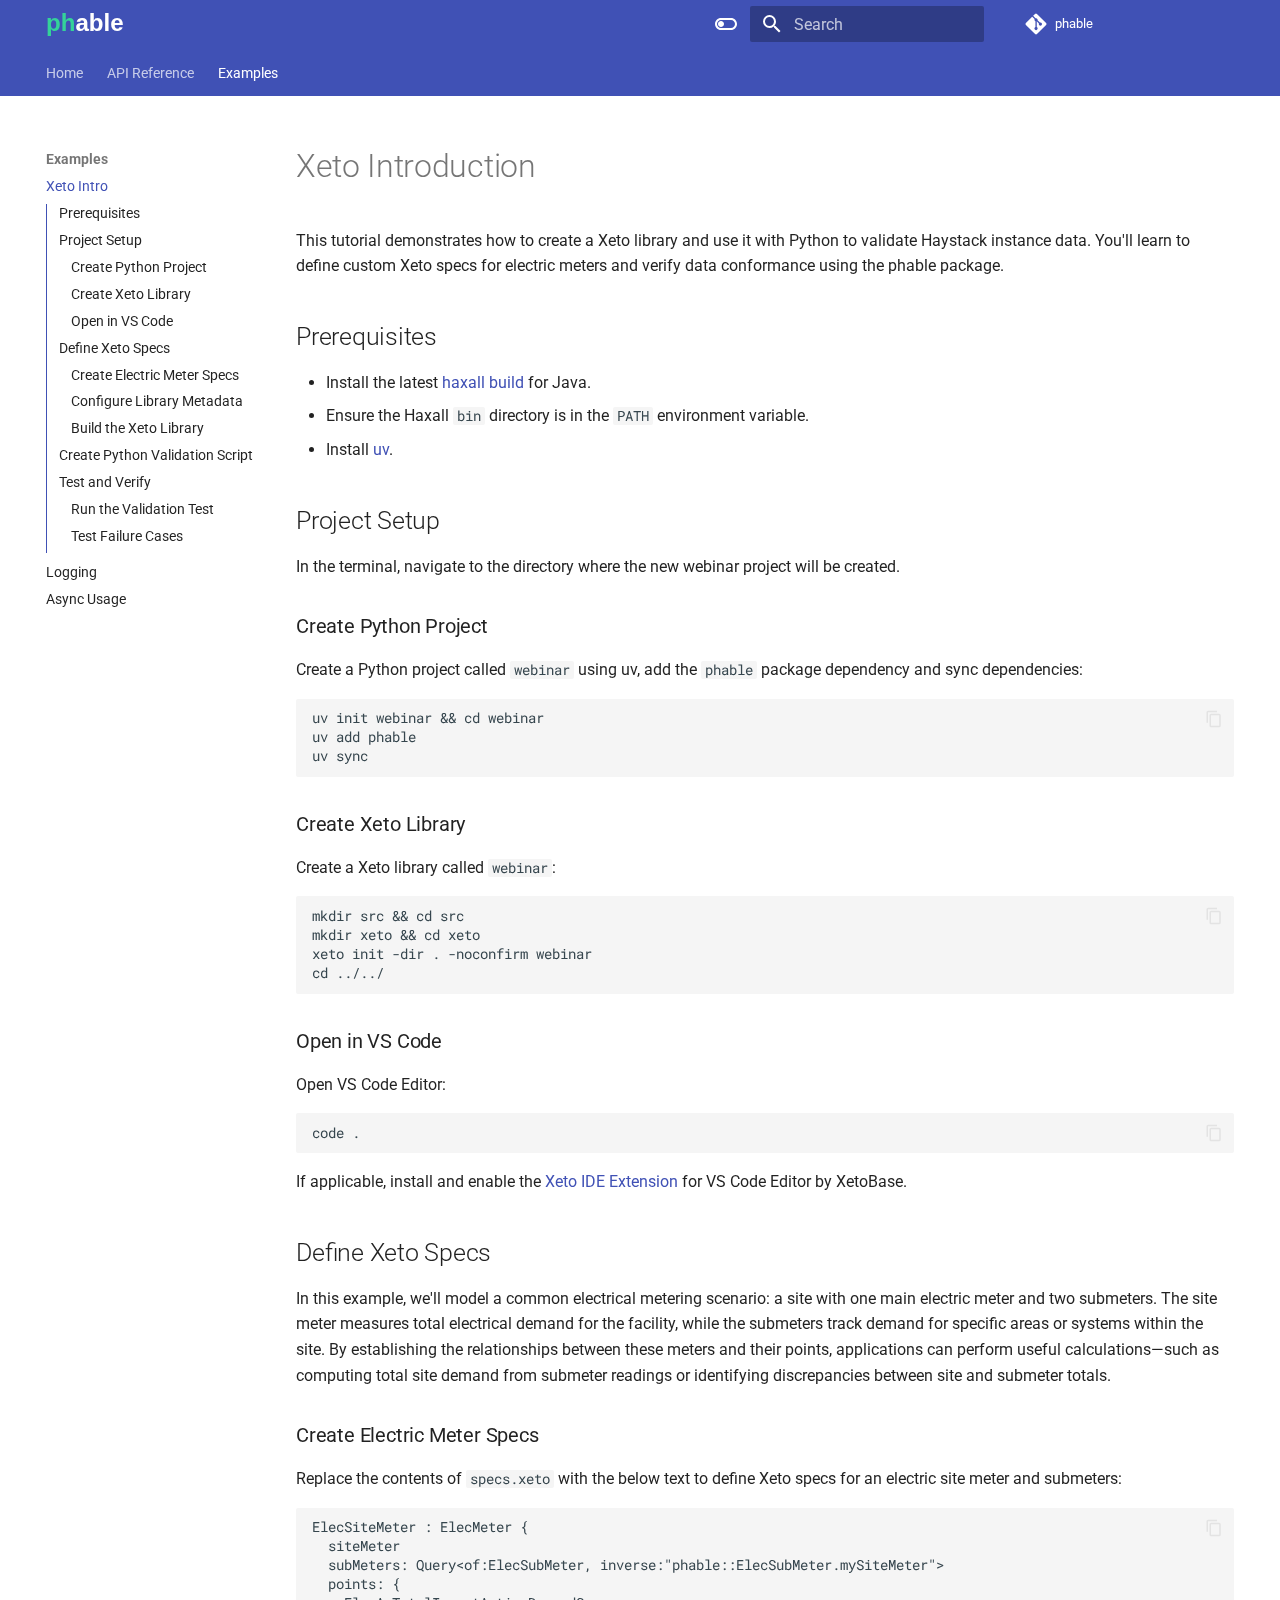
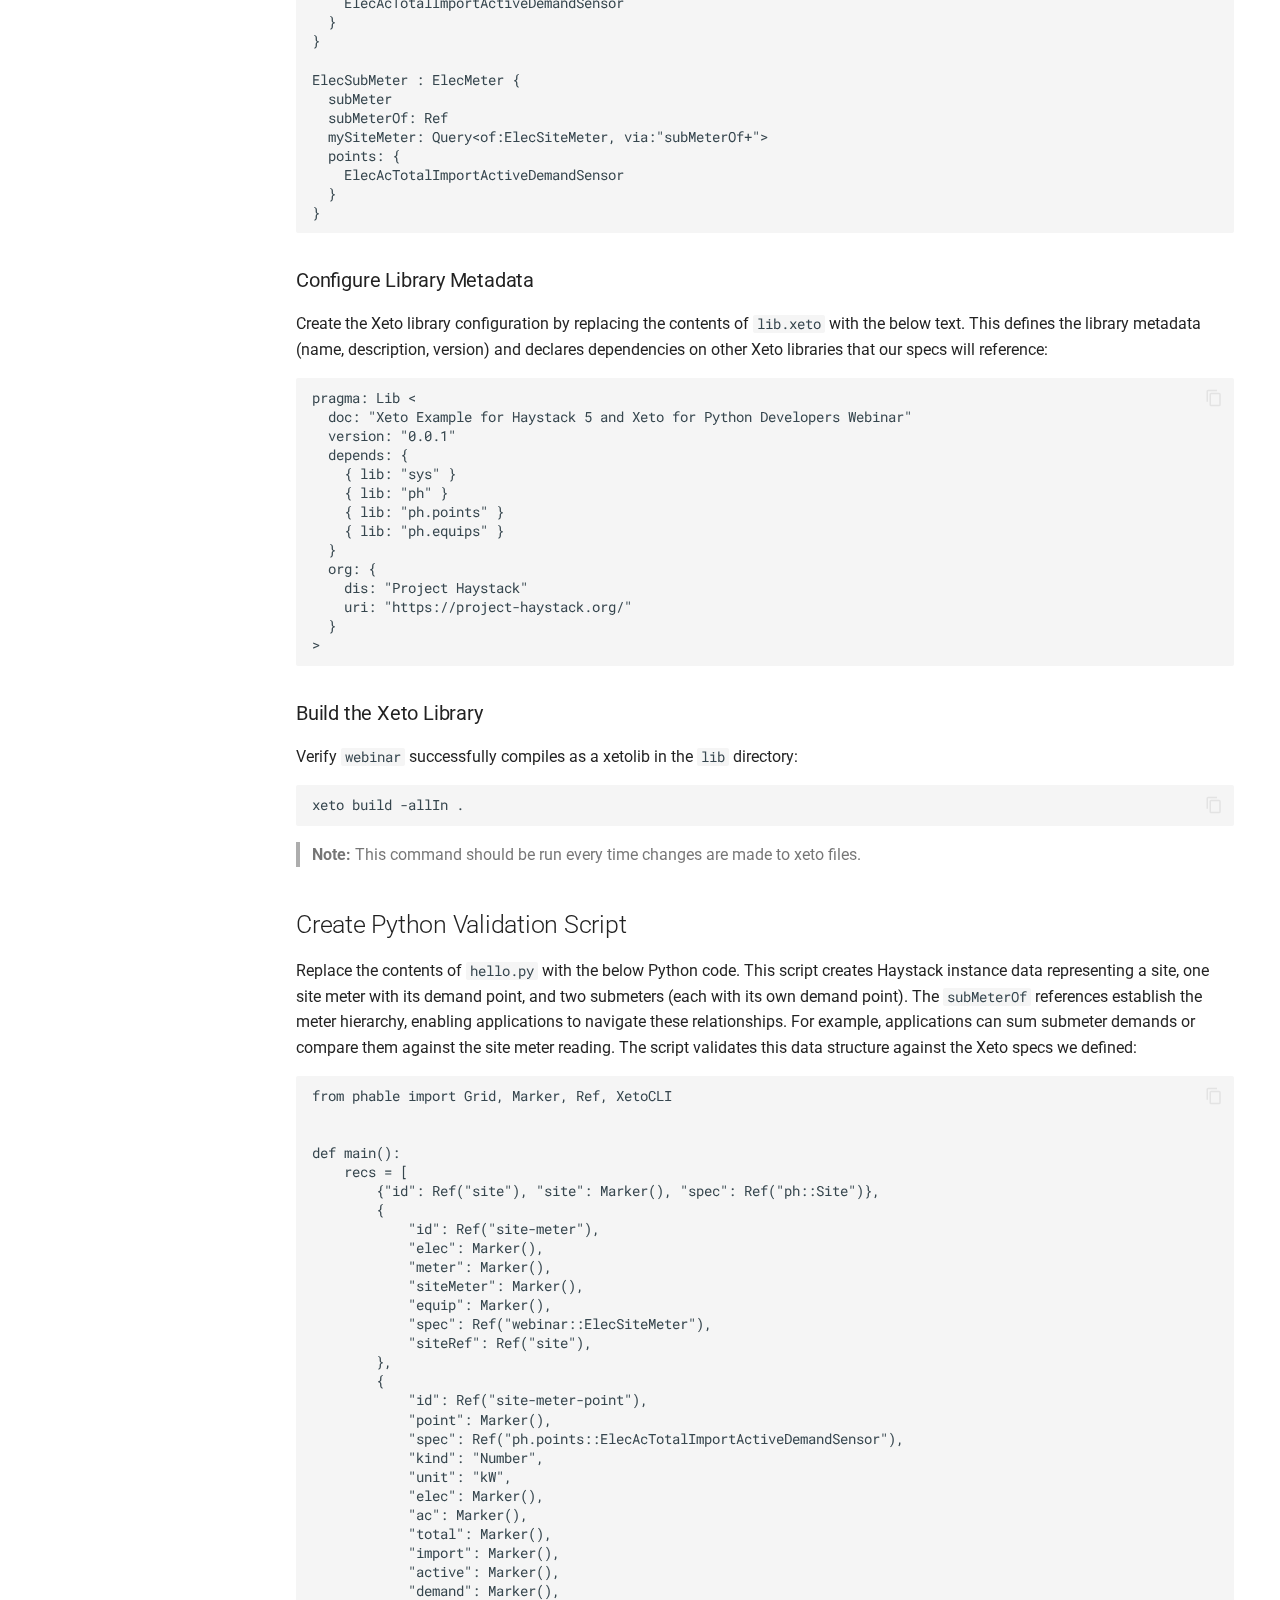
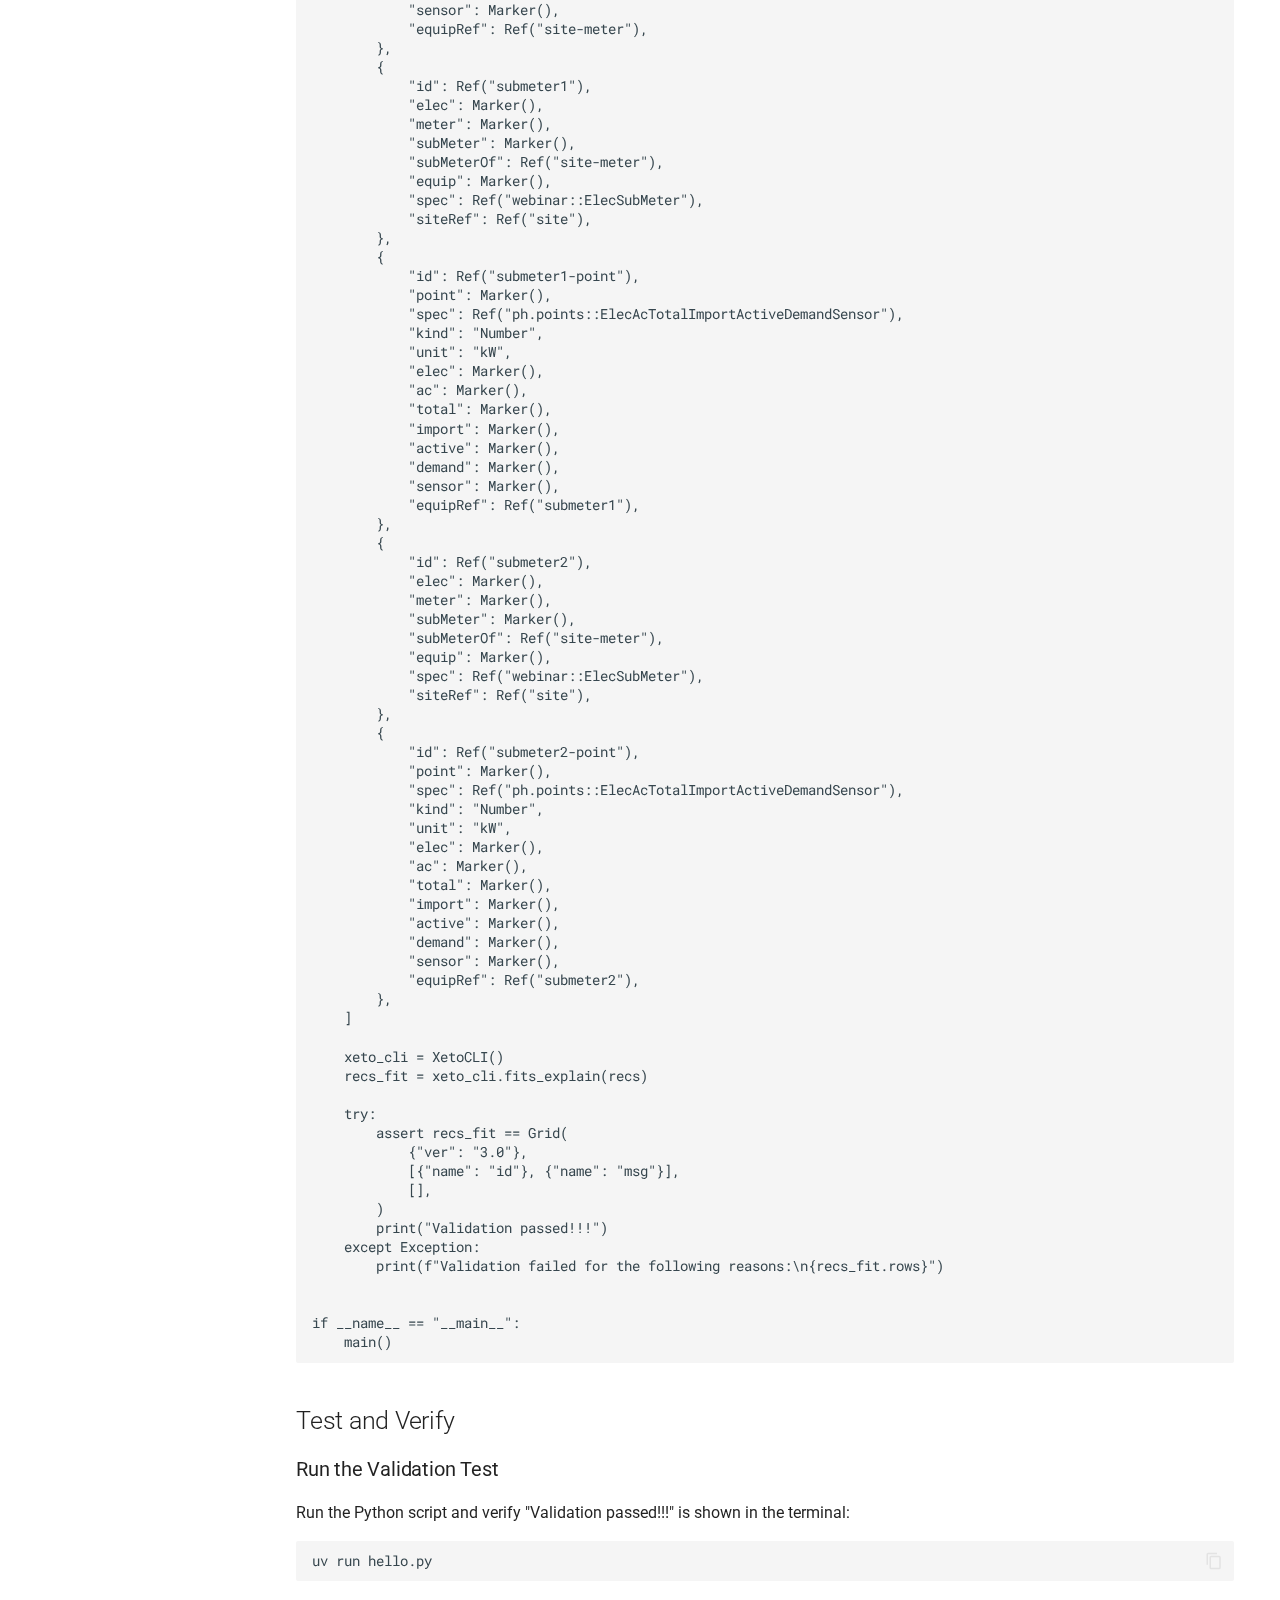
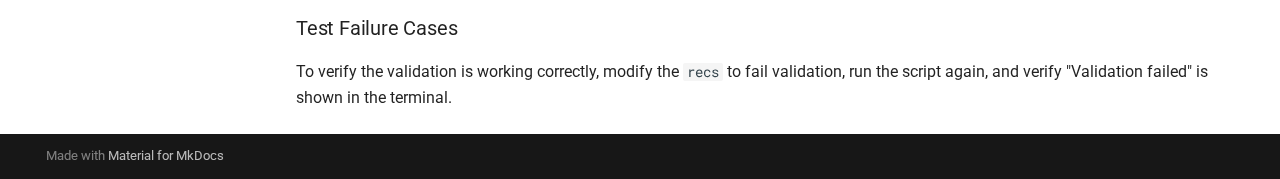
<file: xeto-intro/index.html>
<!doctype html>
<html lang="en" class="no-js">
  <head>
    
      <meta charset="utf-8">
      <meta name="viewport" content="width=device-width,initial-scale=1">
      
      
      
      
        <link rel="prev" href="../xeto-cli/">
      
      
        <link rel="next" href="../logging-example/">
      
      
      <link rel="icon" href="../assets/favicon.png">
      <meta name="generator" content="mkdocs-1.6.1, mkdocs-material-9.6.14">
    
    
      
        <title>Xeto Intro - phable</title>
      
    
    
      <link rel="stylesheet" href="../assets/stylesheets/main.342714a4.min.css">
      
        
        <link rel="stylesheet" href="../assets/stylesheets/palette.06af60db.min.css">
      
      


    
    
      
    
    
      
        
        
        <link rel="preconnect" href="https://fonts.gstatic.com" crossorigin>
        <link rel="stylesheet" href="https://fonts.googleapis.com/css?family=Roboto:300,300i,400,400i,700,700i%7CRoboto+Mono:400,400i,700,700i&display=fallback">
        <style>:root{--md-text-font:"Roboto";--md-code-font:"Roboto Mono"}</style>
      
    
    
      <link rel="stylesheet" href="../assets/_mkdocstrings.css">
    
      <link rel="stylesheet" href="../stylesheets/extra.css">
    
    <script>__md_scope=new URL("..",location),__md_hash=e=>[...e].reduce(((e,_)=>(e<<5)-e+_.charCodeAt(0)),0),__md_get=(e,_=localStorage,t=__md_scope)=>JSON.parse(_.getItem(t.pathname+"."+e)),__md_set=(e,_,t=localStorage,a=__md_scope)=>{try{t.setItem(a.pathname+"."+e,JSON.stringify(_))}catch(e){}}</script>
    
      

    
    
    
  </head>
  
  
    
    
      
    
    
    
    
    <body dir="ltr" data-md-color-scheme="default" data-md-color-primary="indigo" data-md-color-accent="teal">
  
    
    <input class="md-toggle" data-md-toggle="drawer" type="checkbox" id="__drawer" autocomplete="off">
    <input class="md-toggle" data-md-toggle="search" type="checkbox" id="__search" autocomplete="off">
    <label class="md-overlay" for="__drawer"></label>
    <div data-md-component="skip">
      
        
        <a href="#xeto-introduction" class="md-skip">
          Skip to content
        </a>
      
    </div>
    <div data-md-component="announce">
      
    </div>
    
    
      

<header class="md-header" data-md-component="header">
  <nav class="md-header__inner md-grid" aria-label="Header">
    <a href=".." title="phable" class="md-header__button md-logo" aria-label="phable" data-md-component="logo">
      
  <img src="../assets/logo.svg" alt="logo">

    </a>
    <label class="md-header__button md-icon" for="__drawer">
      
      <svg xmlns="http://www.w3.org/2000/svg" viewBox="0 0 24 24"><path d="M3 6h18v2H3zm0 5h18v2H3zm0 5h18v2H3z"/></svg>
    </label>
    <div class="md-header__title" data-md-component="header-title">
      <div class="md-header__ellipsis">
        <div class="md-header__topic">
          <span class="md-ellipsis">
            phable
          </span>
        </div>
        <div class="md-header__topic" data-md-component="header-topic">
          <span class="md-ellipsis">
            
              Xeto Intro
            
          </span>
        </div>
      </div>
    </div>
    
      
        <form class="md-header__option" data-md-component="palette">
  
    
    
    
    <input class="md-option" data-md-color-media="" data-md-color-scheme="default" data-md-color-primary="indigo" data-md-color-accent="teal"  aria-label="Switch to dark mode"  type="radio" name="__palette" id="__palette_0">
    
      <label class="md-header__button md-icon" title="Switch to dark mode" for="__palette_1" hidden>
        <svg xmlns="http://www.w3.org/2000/svg" viewBox="0 0 24 24"><path d="M17 6H7c-3.31 0-6 2.69-6 6s2.69 6 6 6h10c3.31 0 6-2.69 6-6s-2.69-6-6-6m0 10H7c-2.21 0-4-1.79-4-4s1.79-4 4-4h10c2.21 0 4 1.79 4 4s-1.79 4-4 4M7 9c-1.66 0-3 1.34-3 3s1.34 3 3 3 3-1.34 3-3-1.34-3-3-3"/></svg>
      </label>
    
  
    
    
    
    <input class="md-option" data-md-color-media="" data-md-color-scheme="slate" data-md-color-primary="indigo" data-md-color-accent="teal"  aria-label="Switch to light mode"  type="radio" name="__palette" id="__palette_1">
    
      <label class="md-header__button md-icon" title="Switch to light mode" for="__palette_0" hidden>
        <svg xmlns="http://www.w3.org/2000/svg" viewBox="0 0 24 24"><path d="M17 7H7a5 5 0 0 0-5 5 5 5 0 0 0 5 5h10a5 5 0 0 0 5-5 5 5 0 0 0-5-5m0 8a3 3 0 0 1-3-3 3 3 0 0 1 3-3 3 3 0 0 1 3 3 3 3 0 0 1-3 3"/></svg>
      </label>
    
  
</form>
      
    
    
      <script>var palette=__md_get("__palette");if(palette&&palette.color){if("(prefers-color-scheme)"===palette.color.media){var media=matchMedia("(prefers-color-scheme: light)"),input=document.querySelector(media.matches?"[data-md-color-media='(prefers-color-scheme: light)']":"[data-md-color-media='(prefers-color-scheme: dark)']");palette.color.media=input.getAttribute("data-md-color-media"),palette.color.scheme=input.getAttribute("data-md-color-scheme"),palette.color.primary=input.getAttribute("data-md-color-primary"),palette.color.accent=input.getAttribute("data-md-color-accent")}for(var[key,value]of Object.entries(palette.color))document.body.setAttribute("data-md-color-"+key,value)}</script>
    
    
    
      
      
        <label class="md-header__button md-icon" for="__search">
          
          <svg xmlns="http://www.w3.org/2000/svg" viewBox="0 0 24 24"><path d="M9.5 3A6.5 6.5 0 0 1 16 9.5c0 1.61-.59 3.09-1.56 4.23l.27.27h.79l5 5-1.5 1.5-5-5v-.79l-.27-.27A6.52 6.52 0 0 1 9.5 16 6.5 6.5 0 0 1 3 9.5 6.5 6.5 0 0 1 9.5 3m0 2C7 5 5 7 5 9.5S7 14 9.5 14 14 12 14 9.5 12 5 9.5 5"/></svg>
        </label>
        <div class="md-search" data-md-component="search" role="dialog">
  <label class="md-search__overlay" for="__search"></label>
  <div class="md-search__inner" role="search">
    <form class="md-search__form" name="search">
      <input type="text" class="md-search__input" name="query" aria-label="Search" placeholder="Search" autocapitalize="off" autocorrect="off" autocomplete="off" spellcheck="false" data-md-component="search-query" required>
      <label class="md-search__icon md-icon" for="__search">
        
        <svg xmlns="http://www.w3.org/2000/svg" viewBox="0 0 24 24"><path d="M9.5 3A6.5 6.5 0 0 1 16 9.5c0 1.61-.59 3.09-1.56 4.23l.27.27h.79l5 5-1.5 1.5-5-5v-.79l-.27-.27A6.52 6.52 0 0 1 9.5 16 6.5 6.5 0 0 1 3 9.5 6.5 6.5 0 0 1 9.5 3m0 2C7 5 5 7 5 9.5S7 14 9.5 14 14 12 14 9.5 12 5 9.5 5"/></svg>
        
        <svg xmlns="http://www.w3.org/2000/svg" viewBox="0 0 24 24"><path d="M20 11v2H8l5.5 5.5-1.42 1.42L4.16 12l7.92-7.92L13.5 5.5 8 11z"/></svg>
      </label>
      <nav class="md-search__options" aria-label="Search">
        
        <button type="reset" class="md-search__icon md-icon" title="Clear" aria-label="Clear" tabindex="-1">
          
          <svg xmlns="http://www.w3.org/2000/svg" viewBox="0 0 24 24"><path d="M19 6.41 17.59 5 12 10.59 6.41 5 5 6.41 10.59 12 5 17.59 6.41 19 12 13.41 17.59 19 19 17.59 13.41 12z"/></svg>
        </button>
      </nav>
      
        <div class="md-search__suggest" data-md-component="search-suggest"></div>
      
    </form>
    <div class="md-search__output">
      <div class="md-search__scrollwrap" tabindex="0" data-md-scrollfix>
        <div class="md-search-result" data-md-component="search-result">
          <div class="md-search-result__meta">
            Initializing search
          </div>
          <ol class="md-search-result__list" role="presentation"></ol>
        </div>
      </div>
    </div>
  </div>
</div>
      
    
    
      <div class="md-header__source">
        <a href="https://github.com/rick-jennings/phable" title="Go to repository" class="md-source" data-md-component="source">
  <div class="md-source__icon md-icon">
    
    <svg xmlns="http://www.w3.org/2000/svg" viewBox="0 0 448 512"><!--! Font Awesome Free 6.7.2 by @fontawesome - https://fontawesome.com License - https://fontawesome.com/license/free (Icons: CC BY 4.0, Fonts: SIL OFL 1.1, Code: MIT License) Copyright 2024 Fonticons, Inc.--><path d="M439.55 236.05 244 40.45a28.87 28.87 0 0 0-40.81 0l-40.66 40.63 51.52 51.52c27.06-9.14 52.68 16.77 43.39 43.68l49.66 49.66c34.23-11.8 61.18 31 35.47 56.69-26.49 26.49-70.21-2.87-56-37.34L240.22 199v121.85c25.3 12.54 22.26 41.85 9.08 55a34.34 34.34 0 0 1-48.55 0c-17.57-17.6-11.07-46.91 11.25-56v-123c-20.8-8.51-24.6-30.74-18.64-45L142.57 101 8.45 235.14a28.86 28.86 0 0 0 0 40.81l195.61 195.6a28.86 28.86 0 0 0 40.8 0l194.69-194.69a28.86 28.86 0 0 0 0-40.81"/></svg>
  </div>
  <div class="md-source__repository">
    phable
  </div>
</a>
      </div>
    
  </nav>
  
</header>
    
    <div class="md-container" data-md-component="container">
      
      
        
          
            
<nav class="md-tabs" aria-label="Tabs" data-md-component="tabs">
  <div class="md-grid">
    <ul class="md-tabs__list">
      
        
  
  
  
  
    <li class="md-tabs__item">
      <a href=".." class="md-tabs__link">
        
  
  
    
  
  Home

      </a>
    </li>
  

      
        
  
  
  
  
    
    
      <li class="md-tabs__item">
        <a href="../data-types/" class="md-tabs__link">
          
  
  
  API Reference

        </a>
      </li>
    
  

      
        
  
  
  
    
  
  
    
    
      <li class="md-tabs__item md-tabs__item--active">
        <a href="./" class="md-tabs__link">
          
  
  
  Examples

        </a>
      </li>
    
  

      
    </ul>
  </div>
</nav>
          
        
      
      <main class="md-main" data-md-component="main">
        <div class="md-main__inner md-grid">
          
            
              
              <div class="md-sidebar md-sidebar--primary" data-md-component="sidebar" data-md-type="navigation" >
                <div class="md-sidebar__scrollwrap">
                  <div class="md-sidebar__inner">
                    


  


  

<nav class="md-nav md-nav--primary md-nav--lifted md-nav--integrated" aria-label="Navigation" data-md-level="0">
  <label class="md-nav__title" for="__drawer">
    <a href=".." title="phable" class="md-nav__button md-logo" aria-label="phable" data-md-component="logo">
      
  <img src="../assets/logo.svg" alt="logo">

    </a>
    phable
  </label>
  
    <div class="md-nav__source">
      <a href="https://github.com/rick-jennings/phable" title="Go to repository" class="md-source" data-md-component="source">
  <div class="md-source__icon md-icon">
    
    <svg xmlns="http://www.w3.org/2000/svg" viewBox="0 0 448 512"><!--! Font Awesome Free 6.7.2 by @fontawesome - https://fontawesome.com License - https://fontawesome.com/license/free (Icons: CC BY 4.0, Fonts: SIL OFL 1.1, Code: MIT License) Copyright 2024 Fonticons, Inc.--><path d="M439.55 236.05 244 40.45a28.87 28.87 0 0 0-40.81 0l-40.66 40.63 51.52 51.52c27.06-9.14 52.68 16.77 43.39 43.68l49.66 49.66c34.23-11.8 61.18 31 35.47 56.69-26.49 26.49-70.21-2.87-56-37.34L240.22 199v121.85c25.3 12.54 22.26 41.85 9.08 55a34.34 34.34 0 0 1-48.55 0c-17.57-17.6-11.07-46.91 11.25-56v-123c-20.8-8.51-24.6-30.74-18.64-45L142.57 101 8.45 235.14a28.86 28.86 0 0 0 0 40.81l195.61 195.6a28.86 28.86 0 0 0 40.8 0l194.69-194.69a28.86 28.86 0 0 0 0-40.81"/></svg>
  </div>
  <div class="md-source__repository">
    phable
  </div>
</a>
    </div>
  
  <ul class="md-nav__list" data-md-scrollfix>
    
      
      
  
  
  
  
    <li class="md-nav__item">
      <a href=".." class="md-nav__link">
        
  
  
  <span class="md-ellipsis">
    Home
    
  </span>
  

      </a>
    </li>
  

    
      
      
  
  
  
  
    
    
    
    
      
      
        
      
    
    
    <li class="md-nav__item md-nav__item--nested">
      
        
        
        <input class="md-nav__toggle md-toggle " type="checkbox" id="__nav_2" >
        
          
          <label class="md-nav__link" for="__nav_2" id="__nav_2_label" tabindex="0">
            
  
  
  <span class="md-ellipsis">
    API Reference
    
  </span>
  

            <span class="md-nav__icon md-icon"></span>
          </label>
        
        <nav class="md-nav" data-md-level="1" aria-labelledby="__nav_2_label" aria-expanded="false">
          <label class="md-nav__title" for="__nav_2">
            <span class="md-nav__icon md-icon"></span>
            API Reference
          </label>
          <ul class="md-nav__list" data-md-scrollfix>
            
              
                
  
  
  
  
    <li class="md-nav__item">
      <a href="../data-types/" class="md-nav__link">
        
  
  
  <span class="md-ellipsis">
    Data Types
    
  </span>
  

      </a>
    </li>
  

              
            
              
                
  
  
  
  
    <li class="md-nav__item">
      <a href="../haystack-client/" class="md-nav__link">
        
  
  
  <span class="md-ellipsis">
    HaystackClient
    
  </span>
  

      </a>
    </li>
  

              
            
              
                
  
  
  
  
    <li class="md-nav__item">
      <a href="../haxall-client/" class="md-nav__link">
        
  
  
  <span class="md-ellipsis">
    HaxallClient
    
  </span>
  

      </a>
    </li>
  

              
            
              
                
  
  
  
  
    <li class="md-nav__item">
      <a href="../xeto-cli/" class="md-nav__link">
        
  
  
  <span class="md-ellipsis">
    XetoCLI
    
  </span>
  

      </a>
    </li>
  

              
            
          </ul>
        </nav>
      
    </li>
  

    
      
      
  
  
    
  
  
  
    
    
    
    
      
        
        
      
      
        
      
    
    
    <li class="md-nav__item md-nav__item--active md-nav__item--section md-nav__item--nested">
      
        
        
        <input class="md-nav__toggle md-toggle " type="checkbox" id="__nav_3" checked>
        
          
          <label class="md-nav__link" for="__nav_3" id="__nav_3_label" tabindex="">
            
  
  
  <span class="md-ellipsis">
    Examples
    
  </span>
  

            <span class="md-nav__icon md-icon"></span>
          </label>
        
        <nav class="md-nav" data-md-level="1" aria-labelledby="__nav_3_label" aria-expanded="true">
          <label class="md-nav__title" for="__nav_3">
            <span class="md-nav__icon md-icon"></span>
            Examples
          </label>
          <ul class="md-nav__list" data-md-scrollfix>
            
              
                
  
  
    
  
  
  
    <li class="md-nav__item md-nav__item--active">
      
      <input class="md-nav__toggle md-toggle" type="checkbox" id="__toc">
      
      
        
      
      
        <label class="md-nav__link md-nav__link--active" for="__toc">
          
  
  
  <span class="md-ellipsis">
    Xeto Intro
    
  </span>
  

          <span class="md-nav__icon md-icon"></span>
        </label>
      
      <a href="./" class="md-nav__link md-nav__link--active">
        
  
  
  <span class="md-ellipsis">
    Xeto Intro
    
  </span>
  

      </a>
      
        

<nav class="md-nav md-nav--secondary" aria-label="Table of contents">
  
  
  
    
  
  
    <label class="md-nav__title" for="__toc">
      <span class="md-nav__icon md-icon"></span>
      Table of contents
    </label>
    <ul class="md-nav__list" data-md-component="toc" data-md-scrollfix>
      
        <li class="md-nav__item">
  <a href="#prerequisites" class="md-nav__link">
    <span class="md-ellipsis">
      Prerequisites
    </span>
  </a>
  
</li>
      
        <li class="md-nav__item">
  <a href="#project-setup" class="md-nav__link">
    <span class="md-ellipsis">
      Project Setup
    </span>
  </a>
  
    <nav class="md-nav" aria-label="Project Setup">
      <ul class="md-nav__list">
        
          <li class="md-nav__item">
  <a href="#create-python-project" class="md-nav__link">
    <span class="md-ellipsis">
      Create Python Project
    </span>
  </a>
  
</li>
        
          <li class="md-nav__item">
  <a href="#create-xeto-library" class="md-nav__link">
    <span class="md-ellipsis">
      Create Xeto Library
    </span>
  </a>
  
</li>
        
          <li class="md-nav__item">
  <a href="#open-in-vs-code" class="md-nav__link">
    <span class="md-ellipsis">
      Open in VS Code
    </span>
  </a>
  
</li>
        
      </ul>
    </nav>
  
</li>
      
        <li class="md-nav__item">
  <a href="#define-xeto-specs" class="md-nav__link">
    <span class="md-ellipsis">
      Define Xeto Specs
    </span>
  </a>
  
    <nav class="md-nav" aria-label="Define Xeto Specs">
      <ul class="md-nav__list">
        
          <li class="md-nav__item">
  <a href="#create-electric-meter-specs" class="md-nav__link">
    <span class="md-ellipsis">
      Create Electric Meter Specs
    </span>
  </a>
  
</li>
        
          <li class="md-nav__item">
  <a href="#configure-library-metadata" class="md-nav__link">
    <span class="md-ellipsis">
      Configure Library Metadata
    </span>
  </a>
  
</li>
        
          <li class="md-nav__item">
  <a href="#build-the-xeto-library" class="md-nav__link">
    <span class="md-ellipsis">
      Build the Xeto Library
    </span>
  </a>
  
</li>
        
      </ul>
    </nav>
  
</li>
      
        <li class="md-nav__item">
  <a href="#create-python-validation-script" class="md-nav__link">
    <span class="md-ellipsis">
      Create Python Validation Script
    </span>
  </a>
  
</li>
      
        <li class="md-nav__item">
  <a href="#test-and-verify" class="md-nav__link">
    <span class="md-ellipsis">
      Test and Verify
    </span>
  </a>
  
    <nav class="md-nav" aria-label="Test and Verify">
      <ul class="md-nav__list">
        
          <li class="md-nav__item">
  <a href="#run-the-validation-test" class="md-nav__link">
    <span class="md-ellipsis">
      Run the Validation Test
    </span>
  </a>
  
</li>
        
          <li class="md-nav__item">
  <a href="#test-failure-cases" class="md-nav__link">
    <span class="md-ellipsis">
      Test Failure Cases
    </span>
  </a>
  
</li>
        
      </ul>
    </nav>
  
</li>
      
    </ul>
  
</nav>
      
    </li>
  

              
            
              
                
  
  
  
  
    <li class="md-nav__item">
      <a href="../logging-example/" class="md-nav__link">
        
  
  
  <span class="md-ellipsis">
    Logging
    
  </span>
  

      </a>
    </li>
  

              
            
              
                
  
  
  
  
    <li class="md-nav__item">
      <a href="../async-example/" class="md-nav__link">
        
  
  
  <span class="md-ellipsis">
    Async Usage
    
  </span>
  

      </a>
    </li>
  

              
            
          </ul>
        </nav>
      
    </li>
  

    
  </ul>
</nav>
                  </div>
                </div>
              </div>
            
            
          
          
            <div class="md-content" data-md-component="content">
              <article class="md-content__inner md-typeset">
                
                  


  
  


<h1 id="xeto-introduction">Xeto Introduction</h1>
<p>This tutorial demonstrates how to create a Xeto library and use it with Python to validate Haystack instance data. You'll learn to define custom Xeto specs for electric meters and verify data conformance using the phable package.</p>
<h2 id="prerequisites">Prerequisites</h2>
<ul>
<li>Install the latest <a href="https://github.com/Project-Haystack/xeto/blob/master/src/xeto/doc.xeto.tools/Setup.md">haxall build</a> for Java.</li>
<li>Ensure the Haxall <code>bin</code> directory is in the <code>PATH</code> environment variable.</li>
<li>Install <a href="https://docs.astral.sh/uv/getting-started/installation/">uv</a>.</li>
</ul>
<h2 id="project-setup">Project Setup</h2>
<p>In the terminal, navigate to the directory where the new webinar project will be created.</p>
<h3 id="create-python-project">Create Python Project</h3>
<p>Create a Python project called <code>webinar</code> using uv, add the <code>phable</code> package dependency and sync dependencies:</p>
<pre><code class="language-shell">uv init webinar &amp;&amp; cd webinar
uv add phable
uv sync
</code></pre>
<h3 id="create-xeto-library">Create Xeto Library</h3>
<p>Create a Xeto library called <code>webinar</code>:</p>
<pre><code class="language-shell">mkdir src &amp;&amp; cd src
mkdir xeto &amp;&amp; cd xeto
xeto init -dir . -noconfirm webinar
cd ../../
</code></pre>
<h3 id="open-in-vs-code">Open in VS Code</h3>
<p>Open VS Code Editor:</p>
<pre><code class="language-shell">code .
</code></pre>
<p>If applicable, install and enable the <a href="https://marketplace.visualstudio.com/items?itemName=xeto.xeto-vscode-extension">Xeto IDE Extension</a> for VS Code Editor by XetoBase.</p>
<h2 id="define-xeto-specs">Define Xeto Specs</h2>
<p>In this example, we'll model a common electrical metering scenario: a site with one main electric meter and two submeters. The site meter measures total electrical demand for the facility, while the submeters track demand for specific areas or systems within the site. By establishing the relationships between these meters and their points, applications can perform useful calculations—such as computing total site demand from submeter readings or identifying discrepancies between site and submeter totals.</p>
<h3 id="create-electric-meter-specs">Create Electric Meter Specs</h3>
<p>Replace the contents of <code>specs.xeto</code> with the below text to define Xeto specs for an electric site meter and submeters:</p>
<pre><code class="language-xeto">ElecSiteMeter : ElecMeter {
  siteMeter
  subMeters: Query&lt;of:ElecSubMeter, inverse:&quot;phable::ElecSubMeter.mySiteMeter&quot;&gt;
  points: {
    ElecAcTotalImportActiveDemandSensor
  }
}

ElecSubMeter : ElecMeter {
  subMeter
  subMeterOf: Ref
  mySiteMeter: Query&lt;of:ElecSiteMeter, via:&quot;subMeterOf+&quot;&gt;
  points: {
    ElecAcTotalImportActiveDemandSensor
  }
}
</code></pre>
<h3 id="configure-library-metadata">Configure Library Metadata</h3>
<p>Create the Xeto library configuration by replacing the contents of <code>lib.xeto</code> with the below text. This defines the library metadata (name, description, version) and declares dependencies on other Xeto libraries that our specs will reference:</p>
<pre><code class="language-xeto">pragma: Lib &lt;
  doc: &quot;Xeto Example for Haystack 5 and Xeto for Python Developers Webinar&quot;
  version: &quot;0.0.1&quot;
  depends: {
    { lib: &quot;sys&quot; }
    { lib: &quot;ph&quot; }
    { lib: &quot;ph.points&quot; }
    { lib: &quot;ph.equips&quot; }
  }
  org: {
    dis: &quot;Project Haystack&quot;
    uri: &quot;https://project-haystack.org/&quot;
  }
&gt;
</code></pre>
<h3 id="build-the-xeto-library">Build the Xeto Library</h3>
<p>Verify <code>webinar</code> successfully compiles as a xetolib in the <code>lib</code> directory:</p>
<pre><code class="language-shell">xeto build -allIn .
</code></pre>
<blockquote>
<p><strong>Note:</strong> This command should be run every time changes are made to xeto files.</p>
</blockquote>
<h2 id="create-python-validation-script">Create Python Validation Script</h2>
<p>Replace the contents of <code>hello.py</code> with the below Python code. This script creates Haystack instance data representing a site, one site meter with its demand point, and two submeters (each with its own demand point). The <code>subMeterOf</code> references establish the meter hierarchy, enabling applications to navigate these relationships. For example, applications can sum submeter demands or compare them against the site meter reading. The script validates this data structure against the Xeto specs we defined:</p>
<pre><code class="language-python">from phable import Grid, Marker, Ref, XetoCLI


def main():
    recs = [
        {&quot;id&quot;: Ref(&quot;site&quot;), &quot;site&quot;: Marker(), &quot;spec&quot;: Ref(&quot;ph::Site&quot;)},
        {
            &quot;id&quot;: Ref(&quot;site-meter&quot;),
            &quot;elec&quot;: Marker(),
            &quot;meter&quot;: Marker(),
            &quot;siteMeter&quot;: Marker(),
            &quot;equip&quot;: Marker(),
            &quot;spec&quot;: Ref(&quot;webinar::ElecSiteMeter&quot;),
            &quot;siteRef&quot;: Ref(&quot;site&quot;),
        },
        {
            &quot;id&quot;: Ref(&quot;site-meter-point&quot;),
            &quot;point&quot;: Marker(),
            &quot;spec&quot;: Ref(&quot;ph.points::ElecAcTotalImportActiveDemandSensor&quot;),
            &quot;kind&quot;: &quot;Number&quot;,
            &quot;unit&quot;: &quot;kW&quot;,
            &quot;elec&quot;: Marker(),
            &quot;ac&quot;: Marker(),
            &quot;total&quot;: Marker(),
            &quot;import&quot;: Marker(),
            &quot;active&quot;: Marker(),
            &quot;demand&quot;: Marker(),
            &quot;sensor&quot;: Marker(),
            &quot;equipRef&quot;: Ref(&quot;site-meter&quot;),
        },
        {
            &quot;id&quot;: Ref(&quot;submeter1&quot;),
            &quot;elec&quot;: Marker(),
            &quot;meter&quot;: Marker(),
            &quot;subMeter&quot;: Marker(),
            &quot;subMeterOf&quot;: Ref(&quot;site-meter&quot;),
            &quot;equip&quot;: Marker(),
            &quot;spec&quot;: Ref(&quot;webinar::ElecSubMeter&quot;),
            &quot;siteRef&quot;: Ref(&quot;site&quot;),
        },
        {
            &quot;id&quot;: Ref(&quot;submeter1-point&quot;),
            &quot;point&quot;: Marker(),
            &quot;spec&quot;: Ref(&quot;ph.points::ElecAcTotalImportActiveDemandSensor&quot;),
            &quot;kind&quot;: &quot;Number&quot;,
            &quot;unit&quot;: &quot;kW&quot;,
            &quot;elec&quot;: Marker(),
            &quot;ac&quot;: Marker(),
            &quot;total&quot;: Marker(),
            &quot;import&quot;: Marker(),
            &quot;active&quot;: Marker(),
            &quot;demand&quot;: Marker(),
            &quot;sensor&quot;: Marker(),
            &quot;equipRef&quot;: Ref(&quot;submeter1&quot;),
        },
        {
            &quot;id&quot;: Ref(&quot;submeter2&quot;),
            &quot;elec&quot;: Marker(),
            &quot;meter&quot;: Marker(),
            &quot;subMeter&quot;: Marker(),
            &quot;subMeterOf&quot;: Ref(&quot;site-meter&quot;),
            &quot;equip&quot;: Marker(),
            &quot;spec&quot;: Ref(&quot;webinar::ElecSubMeter&quot;),
            &quot;siteRef&quot;: Ref(&quot;site&quot;),
        },
        {
            &quot;id&quot;: Ref(&quot;submeter2-point&quot;),
            &quot;point&quot;: Marker(),
            &quot;spec&quot;: Ref(&quot;ph.points::ElecAcTotalImportActiveDemandSensor&quot;),
            &quot;kind&quot;: &quot;Number&quot;,
            &quot;unit&quot;: &quot;kW&quot;,
            &quot;elec&quot;: Marker(),
            &quot;ac&quot;: Marker(),
            &quot;total&quot;: Marker(),
            &quot;import&quot;: Marker(),
            &quot;active&quot;: Marker(),
            &quot;demand&quot;: Marker(),
            &quot;sensor&quot;: Marker(),
            &quot;equipRef&quot;: Ref(&quot;submeter2&quot;),
        },
    ]

    xeto_cli = XetoCLI()
    recs_fit = xeto_cli.fits_explain(recs)

    try:
        assert recs_fit == Grid(
            {&quot;ver&quot;: &quot;3.0&quot;},
            [{&quot;name&quot;: &quot;id&quot;}, {&quot;name&quot;: &quot;msg&quot;}],
            [],
        )
        print(&quot;Validation passed!!!&quot;)
    except Exception:
        print(f&quot;Validation failed for the following reasons:\n{recs_fit.rows}&quot;)


if __name__ == &quot;__main__&quot;:
    main()
</code></pre>
<h2 id="test-and-verify">Test and Verify</h2>
<h3 id="run-the-validation-test">Run the Validation Test</h3>
<p>Run the Python script and verify "Validation passed!!!" is shown in the terminal:</p>
<pre><code class="language-shell">uv run hello.py
</code></pre>
<h3 id="test-failure-cases">Test Failure Cases</h3>
<p>To verify the validation is working correctly, modify the <code>recs</code> to fail validation, run the script again, and verify "Validation failed" is shown in the terminal.</p>












                
              </article>
            </div>
          
          
  <script>var tabs=__md_get("__tabs");if(Array.isArray(tabs))e:for(var set of document.querySelectorAll(".tabbed-set")){var labels=set.querySelector(".tabbed-labels");for(var tab of tabs)for(var label of labels.getElementsByTagName("label"))if(label.innerText.trim()===tab){var input=document.getElementById(label.htmlFor);input.checked=!0;continue e}}</script>

<script>var target=document.getElementById(location.hash.slice(1));target&&target.name&&(target.checked=target.name.startsWith("__tabbed_"))</script>
        </div>
        
          <button type="button" class="md-top md-icon" data-md-component="top" hidden>
  
  <svg xmlns="http://www.w3.org/2000/svg" viewBox="0 0 24 24"><path d="M13 20h-2V8l-5.5 5.5-1.42-1.42L12 4.16l7.92 7.92-1.42 1.42L13 8z"/></svg>
  Back to top
</button>
        
      </main>
      
        <footer class="md-footer">
  
  <div class="md-footer-meta md-typeset">
    <div class="md-footer-meta__inner md-grid">
      <div class="md-copyright">
  
  
    Made with
    <a href="https://squidfunk.github.io/mkdocs-material/" target="_blank" rel="noopener">
      Material for MkDocs
    </a>
  
</div>
      
    </div>
  </div>
</footer>
      
    </div>
    <div class="md-dialog" data-md-component="dialog">
      <div class="md-dialog__inner md-typeset"></div>
    </div>
    
    
    
      
      <script id="__config" type="application/json">{"base": "..", "features": ["navigation.tabs", "navigation.sections", "toc.integrate", "navigation.top", "search.suggest", "search.highlight", "content.tabs.link", "content.code.copy"], "search": "../assets/javascripts/workers/search.d50fe291.min.js", "tags": null, "translations": {"clipboard.copied": "Copied to clipboard", "clipboard.copy": "Copy to clipboard", "search.result.more.one": "1 more on this page", "search.result.more.other": "# more on this page", "search.result.none": "No matching documents", "search.result.one": "1 matching document", "search.result.other": "# matching documents", "search.result.placeholder": "Type to start searching", "search.result.term.missing": "Missing", "select.version": "Select version"}, "version": null}</script>
    
    
      <script src="../assets/javascripts/bundle.13a4f30d.min.js"></script>
      
    
  </body>
</html>
</file>
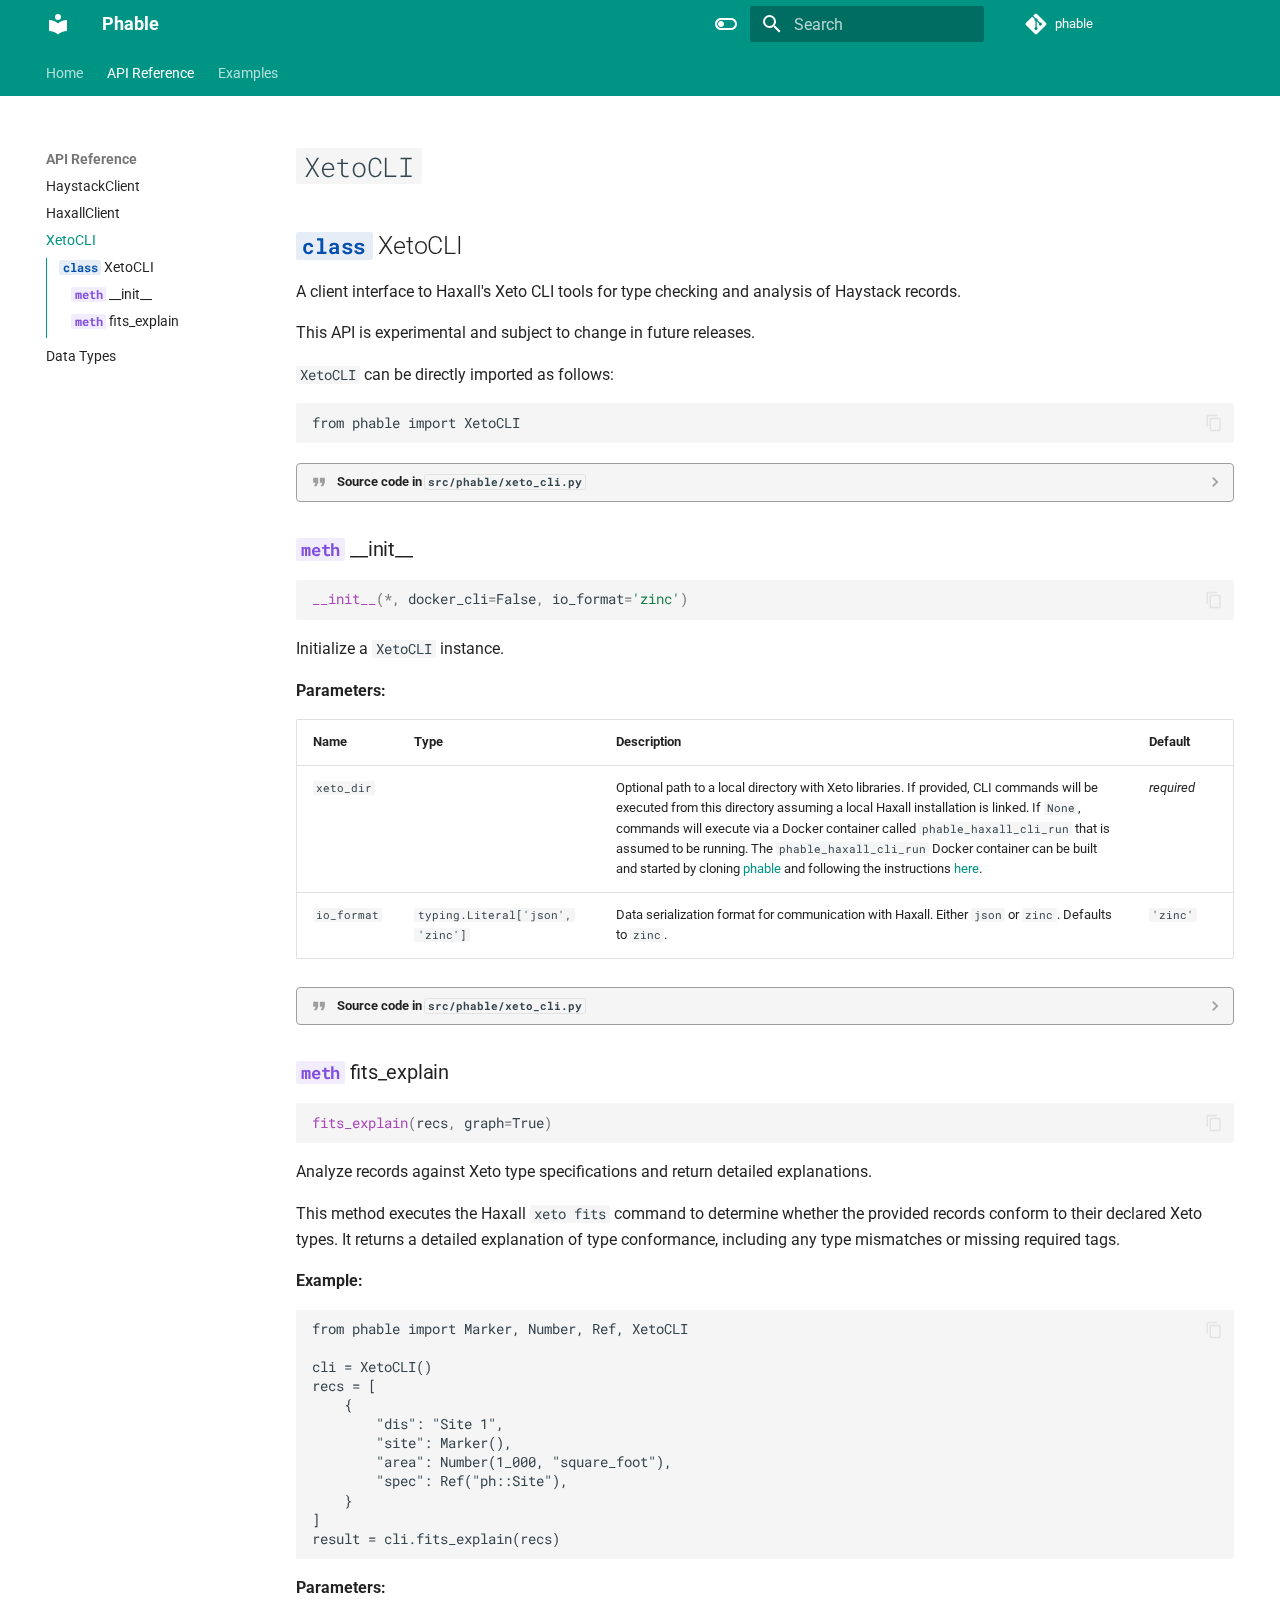
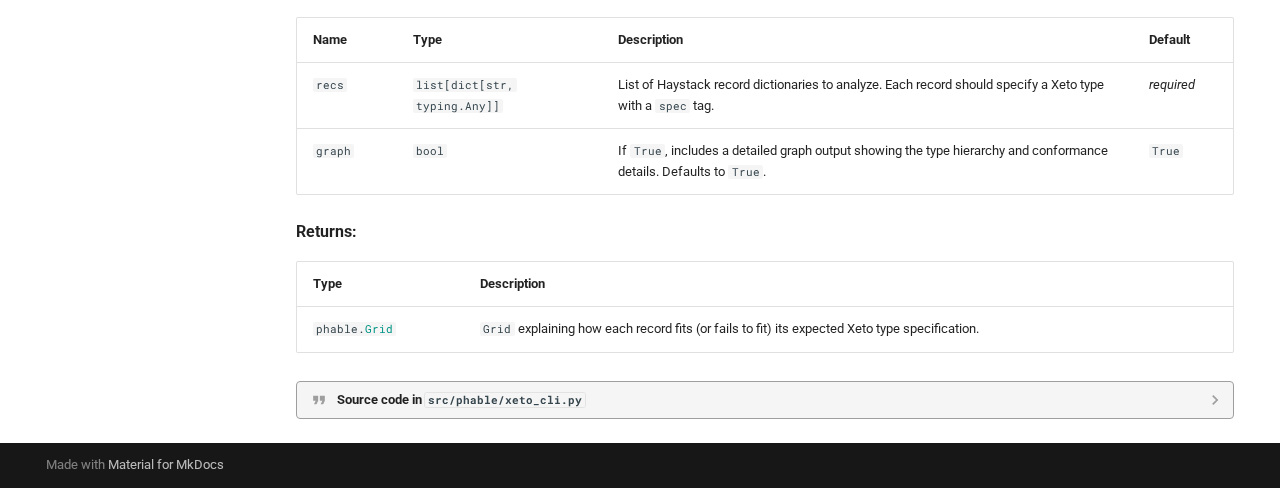
<file: xeto_cli/index.html>
<!doctype html>
<html lang="en" class="no-js">
  <head>
    
      <meta charset="utf-8">
      <meta name="viewport" content="width=device-width,initial-scale=1">
      
      
      
      
        <link rel="prev" href="../haxall_client/">
      
      
        <link rel="next" href="../data_types/">
      
      
      <link rel="icon" href="../assets/images/favicon.png">
      <meta name="generator" content="mkdocs-1.6.1, mkdocs-material-9.6.14">
    
    
      
        <title>XetoCLI - Phable</title>
      
    
    
      <link rel="stylesheet" href="../assets/stylesheets/main.342714a4.min.css">
      
        
        <link rel="stylesheet" href="../assets/stylesheets/palette.06af60db.min.css">
      
      


    
    
      
    
    
      
        
        
        <link rel="preconnect" href="https://fonts.gstatic.com" crossorigin>
        <link rel="stylesheet" href="https://fonts.googleapis.com/css?family=Roboto:300,300i,400,400i,700,700i%7CRoboto+Mono:400,400i,700,700i&display=fallback">
        <style>:root{--md-text-font:"Roboto";--md-code-font:"Roboto Mono"}</style>
      
    
    
      <link rel="stylesheet" href="../assets/_mkdocstrings.css">
    
    <script>__md_scope=new URL("..",location),__md_hash=e=>[...e].reduce(((e,_)=>(e<<5)-e+_.charCodeAt(0)),0),__md_get=(e,_=localStorage,t=__md_scope)=>JSON.parse(_.getItem(t.pathname+"."+e)),__md_set=(e,_,t=localStorage,a=__md_scope)=>{try{t.setItem(a.pathname+"."+e,JSON.stringify(_))}catch(e){}}</script>
    
      

    
    
    
  </head>
  
  
    
    
      
    
    
    
    
    <body dir="ltr" data-md-color-scheme="default" data-md-color-primary="teal" data-md-color-accent="purple">
  
    
    <input class="md-toggle" data-md-toggle="drawer" type="checkbox" id="__drawer" autocomplete="off">
    <input class="md-toggle" data-md-toggle="search" type="checkbox" id="__search" autocomplete="off">
    <label class="md-overlay" for="__drawer"></label>
    <div data-md-component="skip">
      
        
        <a href="#xetocli" class="md-skip">
          Skip to content
        </a>
      
    </div>
    <div data-md-component="announce">
      
    </div>
    
    
      

<header class="md-header" data-md-component="header">
  <nav class="md-header__inner md-grid" aria-label="Header">
    <a href=".." title="Phable" class="md-header__button md-logo" aria-label="Phable" data-md-component="logo">
      
  
  <svg xmlns="http://www.w3.org/2000/svg" viewBox="0 0 24 24"><path d="M12 8a3 3 0 0 0 3-3 3 3 0 0 0-3-3 3 3 0 0 0-3 3 3 3 0 0 0 3 3m0 3.54C9.64 9.35 6.5 8 3 8v11c3.5 0 6.64 1.35 9 3.54 2.36-2.19 5.5-3.54 9-3.54V8c-3.5 0-6.64 1.35-9 3.54"/></svg>

    </a>
    <label class="md-header__button md-icon" for="__drawer">
      
      <svg xmlns="http://www.w3.org/2000/svg" viewBox="0 0 24 24"><path d="M3 6h18v2H3zm0 5h18v2H3zm0 5h18v2H3z"/></svg>
    </label>
    <div class="md-header__title" data-md-component="header-title">
      <div class="md-header__ellipsis">
        <div class="md-header__topic">
          <span class="md-ellipsis">
            Phable
          </span>
        </div>
        <div class="md-header__topic" data-md-component="header-topic">
          <span class="md-ellipsis">
            
              XetoCLI
            
          </span>
        </div>
      </div>
    </div>
    
      
        <form class="md-header__option" data-md-component="palette">
  
    
    
    
    <input class="md-option" data-md-color-media="" data-md-color-scheme="default" data-md-color-primary="teal" data-md-color-accent="purple"  aria-label="Switch to dark mode"  type="radio" name="__palette" id="__palette_0">
    
      <label class="md-header__button md-icon" title="Switch to dark mode" for="__palette_1" hidden>
        <svg xmlns="http://www.w3.org/2000/svg" viewBox="0 0 24 24"><path d="M17 6H7c-3.31 0-6 2.69-6 6s2.69 6 6 6h10c3.31 0 6-2.69 6-6s-2.69-6-6-6m0 10H7c-2.21 0-4-1.79-4-4s1.79-4 4-4h10c2.21 0 4 1.79 4 4s-1.79 4-4 4M7 9c-1.66 0-3 1.34-3 3s1.34 3 3 3 3-1.34 3-3-1.34-3-3-3"/></svg>
      </label>
    
  
    
    
    
    <input class="md-option" data-md-color-media="" data-md-color-scheme="slate" data-md-color-primary="teal" data-md-color-accent="lime"  aria-label="Switch to light mode"  type="radio" name="__palette" id="__palette_1">
    
      <label class="md-header__button md-icon" title="Switch to light mode" for="__palette_0" hidden>
        <svg xmlns="http://www.w3.org/2000/svg" viewBox="0 0 24 24"><path d="M17 7H7a5 5 0 0 0-5 5 5 5 0 0 0 5 5h10a5 5 0 0 0 5-5 5 5 0 0 0-5-5m0 8a3 3 0 0 1-3-3 3 3 0 0 1 3-3 3 3 0 0 1 3 3 3 3 0 0 1-3 3"/></svg>
      </label>
    
  
</form>
      
    
    
      <script>var palette=__md_get("__palette");if(palette&&palette.color){if("(prefers-color-scheme)"===palette.color.media){var media=matchMedia("(prefers-color-scheme: light)"),input=document.querySelector(media.matches?"[data-md-color-media='(prefers-color-scheme: light)']":"[data-md-color-media='(prefers-color-scheme: dark)']");palette.color.media=input.getAttribute("data-md-color-media"),palette.color.scheme=input.getAttribute("data-md-color-scheme"),palette.color.primary=input.getAttribute("data-md-color-primary"),palette.color.accent=input.getAttribute("data-md-color-accent")}for(var[key,value]of Object.entries(palette.color))document.body.setAttribute("data-md-color-"+key,value)}</script>
    
    
    
      
      
        <label class="md-header__button md-icon" for="__search">
          
          <svg xmlns="http://www.w3.org/2000/svg" viewBox="0 0 24 24"><path d="M9.5 3A6.5 6.5 0 0 1 16 9.5c0 1.61-.59 3.09-1.56 4.23l.27.27h.79l5 5-1.5 1.5-5-5v-.79l-.27-.27A6.52 6.52 0 0 1 9.5 16 6.5 6.5 0 0 1 3 9.5 6.5 6.5 0 0 1 9.5 3m0 2C7 5 5 7 5 9.5S7 14 9.5 14 14 12 14 9.5 12 5 9.5 5"/></svg>
        </label>
        <div class="md-search" data-md-component="search" role="dialog">
  <label class="md-search__overlay" for="__search"></label>
  <div class="md-search__inner" role="search">
    <form class="md-search__form" name="search">
      <input type="text" class="md-search__input" name="query" aria-label="Search" placeholder="Search" autocapitalize="off" autocorrect="off" autocomplete="off" spellcheck="false" data-md-component="search-query" required>
      <label class="md-search__icon md-icon" for="__search">
        
        <svg xmlns="http://www.w3.org/2000/svg" viewBox="0 0 24 24"><path d="M9.5 3A6.5 6.5 0 0 1 16 9.5c0 1.61-.59 3.09-1.56 4.23l.27.27h.79l5 5-1.5 1.5-5-5v-.79l-.27-.27A6.52 6.52 0 0 1 9.5 16 6.5 6.5 0 0 1 3 9.5 6.5 6.5 0 0 1 9.5 3m0 2C7 5 5 7 5 9.5S7 14 9.5 14 14 12 14 9.5 12 5 9.5 5"/></svg>
        
        <svg xmlns="http://www.w3.org/2000/svg" viewBox="0 0 24 24"><path d="M20 11v2H8l5.5 5.5-1.42 1.42L4.16 12l7.92-7.92L13.5 5.5 8 11z"/></svg>
      </label>
      <nav class="md-search__options" aria-label="Search">
        
        <button type="reset" class="md-search__icon md-icon" title="Clear" aria-label="Clear" tabindex="-1">
          
          <svg xmlns="http://www.w3.org/2000/svg" viewBox="0 0 24 24"><path d="M19 6.41 17.59 5 12 10.59 6.41 5 5 6.41 10.59 12 5 17.59 6.41 19 12 13.41 17.59 19 19 17.59 13.41 12z"/></svg>
        </button>
      </nav>
      
        <div class="md-search__suggest" data-md-component="search-suggest"></div>
      
    </form>
    <div class="md-search__output">
      <div class="md-search__scrollwrap" tabindex="0" data-md-scrollfix>
        <div class="md-search-result" data-md-component="search-result">
          <div class="md-search-result__meta">
            Initializing search
          </div>
          <ol class="md-search-result__list" role="presentation"></ol>
        </div>
      </div>
    </div>
  </div>
</div>
      
    
    
      <div class="md-header__source">
        <a href="https://github.com/rick-jennings/phable" title="Go to repository" class="md-source" data-md-component="source">
  <div class="md-source__icon md-icon">
    
    <svg xmlns="http://www.w3.org/2000/svg" viewBox="0 0 448 512"><!--! Font Awesome Free 6.7.2 by @fontawesome - https://fontawesome.com License - https://fontawesome.com/license/free (Icons: CC BY 4.0, Fonts: SIL OFL 1.1, Code: MIT License) Copyright 2024 Fonticons, Inc.--><path d="M439.55 236.05 244 40.45a28.87 28.87 0 0 0-40.81 0l-40.66 40.63 51.52 51.52c27.06-9.14 52.68 16.77 43.39 43.68l49.66 49.66c34.23-11.8 61.18 31 35.47 56.69-26.49 26.49-70.21-2.87-56-37.34L240.22 199v121.85c25.3 12.54 22.26 41.85 9.08 55a34.34 34.34 0 0 1-48.55 0c-17.57-17.6-11.07-46.91 11.25-56v-123c-20.8-8.51-24.6-30.74-18.64-45L142.57 101 8.45 235.14a28.86 28.86 0 0 0 0 40.81l195.61 195.6a28.86 28.86 0 0 0 40.8 0l194.69-194.69a28.86 28.86 0 0 0 0-40.81"/></svg>
  </div>
  <div class="md-source__repository">
    phable
  </div>
</a>
      </div>
    
  </nav>
  
</header>
    
    <div class="md-container" data-md-component="container">
      
      
        
          
            
<nav class="md-tabs" aria-label="Tabs" data-md-component="tabs">
  <div class="md-grid">
    <ul class="md-tabs__list">
      
        
  
  
  
  
    <li class="md-tabs__item">
      <a href=".." class="md-tabs__link">
        
  
  
    
  
  Home

      </a>
    </li>
  

      
        
  
  
  
    
  
  
    
    
      <li class="md-tabs__item md-tabs__item--active">
        <a href="../haystack_client/" class="md-tabs__link">
          
  
  
  API Reference

        </a>
      </li>
    
  

      
        
  
  
  
  
    
    
      <li class="md-tabs__item">
        <a href="../logging_example/" class="md-tabs__link">
          
  
  
  Examples

        </a>
      </li>
    
  

      
    </ul>
  </div>
</nav>
          
        
      
      <main class="md-main" data-md-component="main">
        <div class="md-main__inner md-grid">
          
            
              
              <div class="md-sidebar md-sidebar--primary" data-md-component="sidebar" data-md-type="navigation" >
                <div class="md-sidebar__scrollwrap">
                  <div class="md-sidebar__inner">
                    


  


  

<nav class="md-nav md-nav--primary md-nav--lifted md-nav--integrated" aria-label="Navigation" data-md-level="0">
  <label class="md-nav__title" for="__drawer">
    <a href=".." title="Phable" class="md-nav__button md-logo" aria-label="Phable" data-md-component="logo">
      
  
  <svg xmlns="http://www.w3.org/2000/svg" viewBox="0 0 24 24"><path d="M12 8a3 3 0 0 0 3-3 3 3 0 0 0-3-3 3 3 0 0 0-3 3 3 3 0 0 0 3 3m0 3.54C9.64 9.35 6.5 8 3 8v11c3.5 0 6.64 1.35 9 3.54 2.36-2.19 5.5-3.54 9-3.54V8c-3.5 0-6.64 1.35-9 3.54"/></svg>

    </a>
    Phable
  </label>
  
    <div class="md-nav__source">
      <a href="https://github.com/rick-jennings/phable" title="Go to repository" class="md-source" data-md-component="source">
  <div class="md-source__icon md-icon">
    
    <svg xmlns="http://www.w3.org/2000/svg" viewBox="0 0 448 512"><!--! Font Awesome Free 6.7.2 by @fontawesome - https://fontawesome.com License - https://fontawesome.com/license/free (Icons: CC BY 4.0, Fonts: SIL OFL 1.1, Code: MIT License) Copyright 2024 Fonticons, Inc.--><path d="M439.55 236.05 244 40.45a28.87 28.87 0 0 0-40.81 0l-40.66 40.63 51.52 51.52c27.06-9.14 52.68 16.77 43.39 43.68l49.66 49.66c34.23-11.8 61.18 31 35.47 56.69-26.49 26.49-70.21-2.87-56-37.34L240.22 199v121.85c25.3 12.54 22.26 41.85 9.08 55a34.34 34.34 0 0 1-48.55 0c-17.57-17.6-11.07-46.91 11.25-56v-123c-20.8-8.51-24.6-30.74-18.64-45L142.57 101 8.45 235.14a28.86 28.86 0 0 0 0 40.81l195.61 195.6a28.86 28.86 0 0 0 40.8 0l194.69-194.69a28.86 28.86 0 0 0 0-40.81"/></svg>
  </div>
  <div class="md-source__repository">
    phable
  </div>
</a>
    </div>
  
  <ul class="md-nav__list" data-md-scrollfix>
    
      
      
  
  
  
  
    <li class="md-nav__item">
      <a href=".." class="md-nav__link">
        
  
  
  <span class="md-ellipsis">
    Home
    
  </span>
  

      </a>
    </li>
  

    
      
      
  
  
    
  
  
  
    
    
    
    
      
        
        
      
      
        
      
    
    
    <li class="md-nav__item md-nav__item--active md-nav__item--section md-nav__item--nested">
      
        
        
        <input class="md-nav__toggle md-toggle " type="checkbox" id="__nav_2" checked>
        
          
          <label class="md-nav__link" for="__nav_2" id="__nav_2_label" tabindex="">
            
  
  
  <span class="md-ellipsis">
    API Reference
    
  </span>
  

            <span class="md-nav__icon md-icon"></span>
          </label>
        
        <nav class="md-nav" data-md-level="1" aria-labelledby="__nav_2_label" aria-expanded="true">
          <label class="md-nav__title" for="__nav_2">
            <span class="md-nav__icon md-icon"></span>
            API Reference
          </label>
          <ul class="md-nav__list" data-md-scrollfix>
            
              
                
  
  
  
  
    <li class="md-nav__item">
      <a href="../haystack_client/" class="md-nav__link">
        
  
  
  <span class="md-ellipsis">
    HaystackClient
    
  </span>
  

      </a>
    </li>
  

              
            
              
                
  
  
  
  
    <li class="md-nav__item">
      <a href="../haxall_client/" class="md-nav__link">
        
  
  
  <span class="md-ellipsis">
    HaxallClient
    
  </span>
  

      </a>
    </li>
  

              
            
              
                
  
  
    
  
  
  
    <li class="md-nav__item md-nav__item--active">
      
      <input class="md-nav__toggle md-toggle" type="checkbox" id="__toc">
      
      
        
      
      
        <label class="md-nav__link md-nav__link--active" for="__toc">
          
  
  
  <span class="md-ellipsis">
    XetoCLI
    
  </span>
  

          <span class="md-nav__icon md-icon"></span>
        </label>
      
      <a href="./" class="md-nav__link md-nav__link--active">
        
  
  
  <span class="md-ellipsis">
    XetoCLI
    
  </span>
  

      </a>
      
        

<nav class="md-nav md-nav--secondary" aria-label="Table of contents">
  
  
  
    
  
  
    <label class="md-nav__title" for="__toc">
      <span class="md-nav__icon md-icon"></span>
      Table of contents
    </label>
    <ul class="md-nav__list" data-md-component="toc" data-md-scrollfix>
      
        <li class="md-nav__item">
  <a href="#phable.xeto_cli.XetoCLI" class="md-nav__link">
    <span class="md-ellipsis">
      <code class="doc-symbol doc-symbol-toc doc-symbol-class"></code>&nbsp;XetoCLI
    </span>
  </a>
  
    <nav class="md-nav" aria-label=" XetoCLI">
      <ul class="md-nav__list">
        
          <li class="md-nav__item">
  <a href="#phable.xeto_cli.XetoCLI.__init__" class="md-nav__link">
    <span class="md-ellipsis">
      <code class="doc-symbol doc-symbol-toc doc-symbol-method"></code>&nbsp;__init__
    </span>
  </a>
  
</li>
        
          <li class="md-nav__item">
  <a href="#phable.xeto_cli.XetoCLI.fits_explain" class="md-nav__link">
    <span class="md-ellipsis">
      <code class="doc-symbol doc-symbol-toc doc-symbol-method"></code>&nbsp;fits_explain
    </span>
  </a>
  
</li>
        
      </ul>
    </nav>
  
</li>
      
    </ul>
  
</nav>
      
    </li>
  

              
            
              
                
  
  
  
  
    <li class="md-nav__item">
      <a href="../data_types/" class="md-nav__link">
        
  
  
  <span class="md-ellipsis">
    Data Types
    
  </span>
  

      </a>
    </li>
  

              
            
          </ul>
        </nav>
      
    </li>
  

    
      
      
  
  
  
  
    
    
    
    
      
      
        
      
    
    
    <li class="md-nav__item md-nav__item--nested">
      
        
        
        <input class="md-nav__toggle md-toggle " type="checkbox" id="__nav_3" >
        
          
          <label class="md-nav__link" for="__nav_3" id="__nav_3_label" tabindex="0">
            
  
  
  <span class="md-ellipsis">
    Examples
    
  </span>
  

            <span class="md-nav__icon md-icon"></span>
          </label>
        
        <nav class="md-nav" data-md-level="1" aria-labelledby="__nav_3_label" aria-expanded="false">
          <label class="md-nav__title" for="__nav_3">
            <span class="md-nav__icon md-icon"></span>
            Examples
          </label>
          <ul class="md-nav__list" data-md-scrollfix>
            
              
                
  
  
  
  
    <li class="md-nav__item">
      <a href="../logging_example/" class="md-nav__link">
        
  
  
  <span class="md-ellipsis">
    Logging
    
  </span>
  

      </a>
    </li>
  

              
            
              
                
  
  
  
  
    <li class="md-nav__item">
      <a href="../async_example/" class="md-nav__link">
        
  
  
  <span class="md-ellipsis">
    Async Usage
    
  </span>
  

      </a>
    </li>
  

              
            
              
                
  
  
  
  
    <li class="md-nav__item">
      <a href="../xeto_intro/" class="md-nav__link">
        
  
  
  <span class="md-ellipsis">
    Xeto Intro
    
  </span>
  

      </a>
    </li>
  

              
            
          </ul>
        </nav>
      
    </li>
  

    
  </ul>
</nav>
                  </div>
                </div>
              </div>
            
            
          
          
            <div class="md-content" data-md-component="content">
              <article class="md-content__inner md-typeset">
                
                  


  
  


<h1 id="xetocli"><code>XetoCLI</code></h1>


<div class="doc doc-object doc-class">



<h2 id="phable.xeto_cli.XetoCLI" class="doc doc-heading">
<code class="doc-symbol doc-symbol-heading doc-symbol-class"></code>            <span class="doc doc-object-name doc-class-name">XetoCLI</span>


</h2>


    <div class="doc doc-contents first">


        <p>A client interface to Haxall's Xeto CLI tools for type checking and analysis
of Haystack records.</p>
<p>This API is experimental and subject to change in future releases.</p>
<p><code>XetoCLI</code> can be directly imported as follows:</p>
<pre><code class="language-python">from phable import XetoCLI
</code></pre>







              <details class="quote">
                <summary>Source code in <code>src/phable/xeto_cli.py</code></summary>
                <div class="highlight"><table class="highlighttable"><tr><td class="linenos"><div class="linenodiv"><pre><span></span><span class="normal"> 10</span>
<span class="normal"> 11</span>
<span class="normal"> 12</span>
<span class="normal"> 13</span>
<span class="normal"> 14</span>
<span class="normal"> 15</span>
<span class="normal"> 16</span>
<span class="normal"> 17</span>
<span class="normal"> 18</span>
<span class="normal"> 19</span>
<span class="normal"> 20</span>
<span class="normal"> 21</span>
<span class="normal"> 22</span>
<span class="normal"> 23</span>
<span class="normal"> 24</span>
<span class="normal"> 25</span>
<span class="normal"> 26</span>
<span class="normal"> 27</span>
<span class="normal"> 28</span>
<span class="normal"> 29</span>
<span class="normal"> 30</span>
<span class="normal"> 31</span>
<span class="normal"> 32</span>
<span class="normal"> 33</span>
<span class="normal"> 34</span>
<span class="normal"> 35</span>
<span class="normal"> 36</span>
<span class="normal"> 37</span>
<span class="normal"> 38</span>
<span class="normal"> 39</span>
<span class="normal"> 40</span>
<span class="normal"> 41</span>
<span class="normal"> 42</span>
<span class="normal"> 43</span>
<span class="normal"> 44</span>
<span class="normal"> 45</span>
<span class="normal"> 46</span>
<span class="normal"> 47</span>
<span class="normal"> 48</span>
<span class="normal"> 49</span>
<span class="normal"> 50</span>
<span class="normal"> 51</span>
<span class="normal"> 52</span>
<span class="normal"> 53</span>
<span class="normal"> 54</span>
<span class="normal"> 55</span>
<span class="normal"> 56</span>
<span class="normal"> 57</span>
<span class="normal"> 58</span>
<span class="normal"> 59</span>
<span class="normal"> 60</span>
<span class="normal"> 61</span>
<span class="normal"> 62</span>
<span class="normal"> 63</span>
<span class="normal"> 64</span>
<span class="normal"> 65</span>
<span class="normal"> 66</span>
<span class="normal"> 67</span>
<span class="normal"> 68</span>
<span class="normal"> 69</span>
<span class="normal"> 70</span>
<span class="normal"> 71</span>
<span class="normal"> 72</span>
<span class="normal"> 73</span>
<span class="normal"> 74</span>
<span class="normal"> 75</span>
<span class="normal"> 76</span>
<span class="normal"> 77</span>
<span class="normal"> 78</span>
<span class="normal"> 79</span>
<span class="normal"> 80</span>
<span class="normal"> 81</span>
<span class="normal"> 82</span>
<span class="normal"> 83</span>
<span class="normal"> 84</span>
<span class="normal"> 85</span>
<span class="normal"> 86</span>
<span class="normal"> 87</span>
<span class="normal"> 88</span>
<span class="normal"> 89</span>
<span class="normal"> 90</span>
<span class="normal"> 91</span>
<span class="normal"> 92</span>
<span class="normal"> 93</span>
<span class="normal"> 94</span>
<span class="normal"> 95</span>
<span class="normal"> 96</span>
<span class="normal"> 97</span>
<span class="normal"> 98</span>
<span class="normal"> 99</span>
<span class="normal">100</span>
<span class="normal">101</span>
<span class="normal">102</span>
<span class="normal">103</span></pre></div></td><td class="code"><div><pre><span></span><code><span class="k">class</span><span class="w"> </span><span class="nc">XetoCLI</span><span class="p">:</span>
<span class="w">    </span><span class="sd">&quot;&quot;&quot;A client interface to Haxall&#39;s Xeto CLI tools for type checking and analysis</span>
<span class="sd">    of Haystack records.</span>

<span class="sd">    This API is experimental and subject to change in future releases.</span>

<span class="sd">    `XetoCLI` can be directly imported as follows:</span>

<span class="sd">    ```python</span>
<span class="sd">    from phable import XetoCLI</span>
<span class="sd">    ```</span>
<span class="sd">    &quot;&quot;&quot;</span>

    <span class="k">def</span><span class="w"> </span><span class="fm">__init__</span><span class="p">(</span>
        <span class="bp">self</span><span class="p">,</span>
        <span class="o">*</span><span class="p">,</span>
        <span class="n">docker_cli</span><span class="p">:</span> <span class="nb">bool</span> <span class="o">=</span> <span class="kc">False</span><span class="p">,</span>
        <span class="n">io_format</span><span class="p">:</span> <span class="n">Literal</span><span class="p">[</span><span class="s2">&quot;json&quot;</span><span class="p">,</span> <span class="s2">&quot;zinc&quot;</span><span class="p">]</span> <span class="o">=</span> <span class="s2">&quot;zinc&quot;</span><span class="p">,</span>
    <span class="p">):</span>
<span class="w">        </span><span class="sd">&quot;&quot;&quot;Initialize a `XetoCLI` instance.</span>

<span class="sd">        Parameters:</span>
<span class="sd">            xeto_dir:</span>
<span class="sd">                Optional path to a local directory with Xeto libraries.  If provided, CLI commands will</span>
<span class="sd">                be executed from this directory assuming a local Haxall installation is linked.  If `None`,</span>
<span class="sd">                commands will execute via a Docker container called `phable_haxall_cli_run` that is assumed</span>
<span class="sd">                to be running. The `phable_haxall_cli_run` Docker container can be built and started</span>
<span class="sd">                by cloning [phable](https://github.com/rick-jennings/phable) and following the instructions</span>
<span class="sd">                [here](https://github.com/rick-jennings/phable/blob/main/tests/xeto_cli/README.md).</span>
<span class="sd">            io_format:</span>
<span class="sd">                Data serialization format for communication with Haxall. Either `json`</span>
<span class="sd">                or `zinc`. Defaults to `zinc`.</span>
<span class="sd">        &quot;&quot;&quot;</span>
        <span class="bp">self</span><span class="o">.</span><span class="n">_docker_cli</span> <span class="o">=</span> <span class="n">docker_cli</span>
        <span class="bp">self</span><span class="o">.</span><span class="n">_io_format</span> <span class="o">=</span> <span class="n">io_format</span>
        <span class="bp">self</span><span class="o">.</span><span class="n">_encoder</span> <span class="o">=</span> <span class="n">PH_IO_FACTORY</span><span class="p">[</span><span class="n">io_format</span><span class="p">][</span><span class="s2">&quot;encoder&quot;</span><span class="p">]</span>
        <span class="bp">self</span><span class="o">.</span><span class="n">_decoder</span> <span class="o">=</span> <span class="n">PH_IO_FACTORY</span><span class="p">[</span><span class="n">io_format</span><span class="p">][</span><span class="s2">&quot;decoder&quot;</span><span class="p">]</span>

    <span class="k">def</span><span class="w"> </span><span class="nf">fits_explain</span><span class="p">(</span><span class="bp">self</span><span class="p">,</span> <span class="n">recs</span><span class="p">:</span> <span class="nb">list</span><span class="p">[</span><span class="nb">dict</span><span class="p">[</span><span class="nb">str</span><span class="p">,</span> <span class="n">Any</span><span class="p">]],</span> <span class="n">graph</span><span class="p">:</span> <span class="nb">bool</span> <span class="o">=</span> <span class="kc">True</span><span class="p">)</span> <span class="o">-&gt;</span> <span class="n">Grid</span><span class="p">:</span>
<span class="w">        </span><span class="sd">&quot;&quot;&quot;Analyze records against Xeto type specifications and return detailed</span>
<span class="sd">        explanations.</span>

<span class="sd">        This method executes the Haxall `xeto fits` command to determine whether the</span>
<span class="sd">        provided records conform to their declared Xeto types. It returns a detailed</span>
<span class="sd">        explanation of type conformance, including any type mismatches or missing</span>
<span class="sd">        required tags.</span>

<span class="sd">        **Example:**</span>

<span class="sd">        ```python</span>
<span class="sd">        from phable import Marker, Number, Ref, XetoCLI</span>

<span class="sd">        cli = XetoCLI()</span>
<span class="sd">        recs = [</span>
<span class="sd">            {</span>
<span class="sd">                &quot;dis&quot;: &quot;Site 1&quot;,</span>
<span class="sd">                &quot;site&quot;: Marker(),</span>
<span class="sd">                &quot;area&quot;: Number(1_000, &quot;square_foot&quot;),</span>
<span class="sd">                &quot;spec&quot;: Ref(&quot;ph::Site&quot;),</span>
<span class="sd">            }</span>
<span class="sd">        ]</span>
<span class="sd">        result = cli.fits_explain(recs)</span>
<span class="sd">        ```</span>

<span class="sd">        Parameters:</span>
<span class="sd">            recs:</span>
<span class="sd">                List of Haystack record dictionaries to analyze. Each record should</span>
<span class="sd">                specify a Xeto type with a `spec` tag.</span>
<span class="sd">            graph:</span>
<span class="sd">                If `True`, includes a detailed graph output showing the type hierarchy and</span>
<span class="sd">                conformance details. Defaults to `True`.</span>

<span class="sd">        Returns:</span>
<span class="sd">            `Grid` explaining how each record fits (or fails to fit) its expected Xeto type specification.</span>
<span class="sd">        &quot;&quot;&quot;</span>

        <span class="k">with</span> <span class="n">tempfile</span><span class="o">.</span><span class="n">NamedTemporaryFile</span><span class="p">(</span>
            <span class="n">mode</span><span class="o">=</span><span class="s2">&quot;w&quot;</span><span class="p">,</span> <span class="n">suffix</span><span class="o">=</span><span class="sa">f</span><span class="s2">&quot;.</span><span class="si">{</span><span class="bp">self</span><span class="o">.</span><span class="n">_io_format</span><span class="si">}</span><span class="s2">&quot;</span><span class="p">,</span> <span class="n">delete</span><span class="o">=</span><span class="kc">False</span>
        <span class="p">)</span> <span class="k">as</span> <span class="n">temp_file</span><span class="p">:</span>
            <span class="n">temp_file</span><span class="o">.</span><span class="n">write</span><span class="p">(</span><span class="bp">self</span><span class="o">.</span><span class="n">_encoder</span><span class="o">.</span><span class="n">to_str</span><span class="p">(</span><span class="n">recs</span><span class="p">))</span>
            <span class="n">temp_file</span><span class="o">.</span><span class="n">flush</span><span class="p">()</span>
            <span class="n">temp_file_path</span> <span class="o">=</span> <span class="n">temp_file</span><span class="o">.</span><span class="n">name</span>

        <span class="k">try</span><span class="p">:</span>
            <span class="k">if</span> <span class="bp">self</span><span class="o">.</span><span class="n">_docker_cli</span><span class="p">:</span>
                <span class="n">cli_stdout</span> <span class="o">=</span> <span class="n">_exec_docker_cmd</span><span class="p">(</span><span class="bp">self</span><span class="o">.</span><span class="n">_io_format</span><span class="p">,</span> <span class="n">graph</span><span class="p">,</span> <span class="n">temp_file_path</span><span class="p">)</span>
            <span class="k">else</span><span class="p">:</span>
                <span class="n">cli_stdout</span> <span class="o">=</span> <span class="n">_exec_localhost_cmd</span><span class="p">(</span><span class="bp">self</span><span class="o">.</span><span class="n">_io_format</span><span class="p">,</span> <span class="n">graph</span><span class="p">,</span> <span class="n">temp_file_path</span><span class="p">)</span>
            <span class="k">return</span> <span class="bp">self</span><span class="o">.</span><span class="n">_decoder</span><span class="o">.</span><span class="n">from_str</span><span class="p">(</span><span class="n">cli_stdout</span><span class="p">)</span>
        <span class="k">finally</span><span class="p">:</span>
            <span class="k">try</span><span class="p">:</span>
                <span class="n">os</span><span class="o">.</span><span class="n">unlink</span><span class="p">(</span><span class="n">temp_file_path</span><span class="p">)</span>
            <span class="k">except</span> <span class="ne">OSError</span><span class="p">:</span>
                <span class="k">pass</span>
</code></pre></div></td></tr></table></div>
              </details>



  <div class="doc doc-children">









<div class="doc doc-object doc-function">


<h3 id="phable.xeto_cli.XetoCLI.__init__" class="doc doc-heading">
<code class="doc-symbol doc-symbol-heading doc-symbol-method"></code>            <span class="doc doc-object-name doc-function-name">__init__</span>


</h3>
<div class="doc-signature highlight"><pre><span></span><code><span class="nf">__init__</span><span class="p">(</span><span class="o">*</span><span class="p">,</span> <span class="n">docker_cli</span><span class="o">=</span><span class="kc">False</span><span class="p">,</span> <span class="n">io_format</span><span class="o">=</span><span class="s1">&#39;zinc&#39;</span><span class="p">)</span>
</code></pre></div>

    <div class="doc doc-contents ">

        <p>Initialize a <code>XetoCLI</code> instance.</p>


<p><span class="doc-section-title">Parameters:</span></p>
    <table>
      <thead>
        <tr>
          <th>Name</th>
          <th>Type</th>
          <th>Description</th>
          <th>Default</th>
        </tr>
      </thead>
      <tbody>
          <tr class="doc-section-item">
            <td>
                <code>xeto_dir</code>
            </td>
            <td>
            </td>
            <td>
              <div class="doc-md-description">
                <p>Optional path to a local directory with Xeto libraries.  If provided, CLI commands will
be executed from this directory assuming a local Haxall installation is linked.  If <code>None</code>,
commands will execute via a Docker container called <code>phable_haxall_cli_run</code> that is assumed
to be running. The <code>phable_haxall_cli_run</code> Docker container can be built and started
by cloning <a href="https://github.com/rick-jennings/phable">phable</a> and following the instructions
<a href="https://github.com/rick-jennings/phable/blob/main/tests/xeto_cli/README.md">here</a>.</p>
              </div>
            </td>
            <td>
                <em>required</em>
            </td>
          </tr>
          <tr class="doc-section-item">
            <td>
                <code>io_format</code>
            </td>
            <td>
                  <code><span title="typing">typing</span>.<span title="typing.Literal">Literal</span>[&#39;json&#39;, &#39;zinc&#39;]</code>
            </td>
            <td>
              <div class="doc-md-description">
                <p>Data serialization format for communication with Haxall. Either <code>json</code>
or <code>zinc</code>. Defaults to <code>zinc</code>.</p>
              </div>
            </td>
            <td>
                  <code>&#39;zinc&#39;</code>
            </td>
          </tr>
      </tbody>
    </table>


            <details class="quote">
              <summary>Source code in <code>src/phable/xeto_cli.py</code></summary>
              <div class="highlight"><table class="highlighttable"><tr><td class="linenos"><div class="linenodiv"><pre><span></span><span class="normal">23</span>
<span class="normal">24</span>
<span class="normal">25</span>
<span class="normal">26</span>
<span class="normal">27</span>
<span class="normal">28</span>
<span class="normal">29</span>
<span class="normal">30</span>
<span class="normal">31</span>
<span class="normal">32</span>
<span class="normal">33</span>
<span class="normal">34</span>
<span class="normal">35</span>
<span class="normal">36</span>
<span class="normal">37</span>
<span class="normal">38</span>
<span class="normal">39</span>
<span class="normal">40</span>
<span class="normal">41</span>
<span class="normal">42</span>
<span class="normal">43</span>
<span class="normal">44</span>
<span class="normal">45</span>
<span class="normal">46</span></pre></div></td><td class="code"><div><pre><span></span><code><span class="k">def</span><span class="w"> </span><span class="fm">__init__</span><span class="p">(</span>
    <span class="bp">self</span><span class="p">,</span>
    <span class="o">*</span><span class="p">,</span>
    <span class="n">docker_cli</span><span class="p">:</span> <span class="nb">bool</span> <span class="o">=</span> <span class="kc">False</span><span class="p">,</span>
    <span class="n">io_format</span><span class="p">:</span> <span class="n">Literal</span><span class="p">[</span><span class="s2">&quot;json&quot;</span><span class="p">,</span> <span class="s2">&quot;zinc&quot;</span><span class="p">]</span> <span class="o">=</span> <span class="s2">&quot;zinc&quot;</span><span class="p">,</span>
<span class="p">):</span>
<span class="w">    </span><span class="sd">&quot;&quot;&quot;Initialize a `XetoCLI` instance.</span>

<span class="sd">    Parameters:</span>
<span class="sd">        xeto_dir:</span>
<span class="sd">            Optional path to a local directory with Xeto libraries.  If provided, CLI commands will</span>
<span class="sd">            be executed from this directory assuming a local Haxall installation is linked.  If `None`,</span>
<span class="sd">            commands will execute via a Docker container called `phable_haxall_cli_run` that is assumed</span>
<span class="sd">            to be running. The `phable_haxall_cli_run` Docker container can be built and started</span>
<span class="sd">            by cloning [phable](https://github.com/rick-jennings/phable) and following the instructions</span>
<span class="sd">            [here](https://github.com/rick-jennings/phable/blob/main/tests/xeto_cli/README.md).</span>
<span class="sd">        io_format:</span>
<span class="sd">            Data serialization format for communication with Haxall. Either `json`</span>
<span class="sd">            or `zinc`. Defaults to `zinc`.</span>
<span class="sd">    &quot;&quot;&quot;</span>
    <span class="bp">self</span><span class="o">.</span><span class="n">_docker_cli</span> <span class="o">=</span> <span class="n">docker_cli</span>
    <span class="bp">self</span><span class="o">.</span><span class="n">_io_format</span> <span class="o">=</span> <span class="n">io_format</span>
    <span class="bp">self</span><span class="o">.</span><span class="n">_encoder</span> <span class="o">=</span> <span class="n">PH_IO_FACTORY</span><span class="p">[</span><span class="n">io_format</span><span class="p">][</span><span class="s2">&quot;encoder&quot;</span><span class="p">]</span>
    <span class="bp">self</span><span class="o">.</span><span class="n">_decoder</span> <span class="o">=</span> <span class="n">PH_IO_FACTORY</span><span class="p">[</span><span class="n">io_format</span><span class="p">][</span><span class="s2">&quot;decoder&quot;</span><span class="p">]</span>
</code></pre></div></td></tr></table></div>
            </details>
    </div>

</div>

<div class="doc doc-object doc-function">


<h3 id="phable.xeto_cli.XetoCLI.fits_explain" class="doc doc-heading">
<code class="doc-symbol doc-symbol-heading doc-symbol-method"></code>            <span class="doc doc-object-name doc-function-name">fits_explain</span>


</h3>
<div class="doc-signature highlight"><pre><span></span><code><span class="nf">fits_explain</span><span class="p">(</span><span class="n">recs</span><span class="p">,</span> <span class="n">graph</span><span class="o">=</span><span class="kc">True</span><span class="p">)</span>
</code></pre></div>

    <div class="doc doc-contents ">

        <p>Analyze records against Xeto type specifications and return detailed
explanations.</p>
<p>This method executes the Haxall <code>xeto fits</code> command to determine whether the
provided records conform to their declared Xeto types. It returns a detailed
explanation of type conformance, including any type mismatches or missing
required tags.</p>
<p><strong>Example:</strong></p>
<pre><code class="language-python">from phable import Marker, Number, Ref, XetoCLI

cli = XetoCLI()
recs = [
    {
        &quot;dis&quot;: &quot;Site 1&quot;,
        &quot;site&quot;: Marker(),
        &quot;area&quot;: Number(1_000, &quot;square_foot&quot;),
        &quot;spec&quot;: Ref(&quot;ph::Site&quot;),
    }
]
result = cli.fits_explain(recs)
</code></pre>


<p><span class="doc-section-title">Parameters:</span></p>
    <table>
      <thead>
        <tr>
          <th>Name</th>
          <th>Type</th>
          <th>Description</th>
          <th>Default</th>
        </tr>
      </thead>
      <tbody>
          <tr class="doc-section-item">
            <td>
                <code>recs</code>
            </td>
            <td>
                  <code><span title="list">list</span>[<span title="dict">dict</span>[<span title="str">str</span>, <span title="typing">typing</span>.<span title="typing.Any">Any</span>]]</code>
            </td>
            <td>
              <div class="doc-md-description">
                <p>List of Haystack record dictionaries to analyze. Each record should
specify a Xeto type with a <code>spec</code> tag.</p>
              </div>
            </td>
            <td>
                <em>required</em>
            </td>
          </tr>
          <tr class="doc-section-item">
            <td>
                <code>graph</code>
            </td>
            <td>
                  <code><span title="bool">bool</span></code>
            </td>
            <td>
              <div class="doc-md-description">
                <p>If <code>True</code>, includes a detailed graph output showing the type hierarchy and
conformance details. Defaults to <code>True</code>.</p>
              </div>
            </td>
            <td>
                  <code>True</code>
            </td>
          </tr>
      </tbody>
    </table>


    <p><span class="doc-section-title">Returns:</span></p>
    <table>
      <thead>
        <tr>
          <th>Type</th>
          <th>Description</th>
        </tr>
      </thead>
      <tbody>
          <tr class="doc-section-item">
            <td>
                  <code><span title="phable">phable</span>.<a class="autorefs autorefs-internal" title="            Grid


  
      dataclass
   (phable.Grid)" href="../data_types/#phable.kinds.Grid">Grid</a></code>
            </td>
            <td>
              <div class="doc-md-description">
                <p><code>Grid</code> explaining how each record fits (or fails to fit) its expected Xeto type specification.</p>
              </div>
            </td>
          </tr>
      </tbody>
    </table>


            <details class="quote">
              <summary>Source code in <code>src/phable/xeto_cli.py</code></summary>
              <div class="highlight"><table class="highlighttable"><tr><td class="linenos"><div class="linenodiv"><pre><span></span><span class="normal"> 48</span>
<span class="normal"> 49</span>
<span class="normal"> 50</span>
<span class="normal"> 51</span>
<span class="normal"> 52</span>
<span class="normal"> 53</span>
<span class="normal"> 54</span>
<span class="normal"> 55</span>
<span class="normal"> 56</span>
<span class="normal"> 57</span>
<span class="normal"> 58</span>
<span class="normal"> 59</span>
<span class="normal"> 60</span>
<span class="normal"> 61</span>
<span class="normal"> 62</span>
<span class="normal"> 63</span>
<span class="normal"> 64</span>
<span class="normal"> 65</span>
<span class="normal"> 66</span>
<span class="normal"> 67</span>
<span class="normal"> 68</span>
<span class="normal"> 69</span>
<span class="normal"> 70</span>
<span class="normal"> 71</span>
<span class="normal"> 72</span>
<span class="normal"> 73</span>
<span class="normal"> 74</span>
<span class="normal"> 75</span>
<span class="normal"> 76</span>
<span class="normal"> 77</span>
<span class="normal"> 78</span>
<span class="normal"> 79</span>
<span class="normal"> 80</span>
<span class="normal"> 81</span>
<span class="normal"> 82</span>
<span class="normal"> 83</span>
<span class="normal"> 84</span>
<span class="normal"> 85</span>
<span class="normal"> 86</span>
<span class="normal"> 87</span>
<span class="normal"> 88</span>
<span class="normal"> 89</span>
<span class="normal"> 90</span>
<span class="normal"> 91</span>
<span class="normal"> 92</span>
<span class="normal"> 93</span>
<span class="normal"> 94</span>
<span class="normal"> 95</span>
<span class="normal"> 96</span>
<span class="normal"> 97</span>
<span class="normal"> 98</span>
<span class="normal"> 99</span>
<span class="normal">100</span>
<span class="normal">101</span>
<span class="normal">102</span>
<span class="normal">103</span></pre></div></td><td class="code"><div><pre><span></span><code><span class="k">def</span><span class="w"> </span><span class="nf">fits_explain</span><span class="p">(</span><span class="bp">self</span><span class="p">,</span> <span class="n">recs</span><span class="p">:</span> <span class="nb">list</span><span class="p">[</span><span class="nb">dict</span><span class="p">[</span><span class="nb">str</span><span class="p">,</span> <span class="n">Any</span><span class="p">]],</span> <span class="n">graph</span><span class="p">:</span> <span class="nb">bool</span> <span class="o">=</span> <span class="kc">True</span><span class="p">)</span> <span class="o">-&gt;</span> <span class="n">Grid</span><span class="p">:</span>
<span class="w">    </span><span class="sd">&quot;&quot;&quot;Analyze records against Xeto type specifications and return detailed</span>
<span class="sd">    explanations.</span>

<span class="sd">    This method executes the Haxall `xeto fits` command to determine whether the</span>
<span class="sd">    provided records conform to their declared Xeto types. It returns a detailed</span>
<span class="sd">    explanation of type conformance, including any type mismatches or missing</span>
<span class="sd">    required tags.</span>

<span class="sd">    **Example:**</span>

<span class="sd">    ```python</span>
<span class="sd">    from phable import Marker, Number, Ref, XetoCLI</span>

<span class="sd">    cli = XetoCLI()</span>
<span class="sd">    recs = [</span>
<span class="sd">        {</span>
<span class="sd">            &quot;dis&quot;: &quot;Site 1&quot;,</span>
<span class="sd">            &quot;site&quot;: Marker(),</span>
<span class="sd">            &quot;area&quot;: Number(1_000, &quot;square_foot&quot;),</span>
<span class="sd">            &quot;spec&quot;: Ref(&quot;ph::Site&quot;),</span>
<span class="sd">        }</span>
<span class="sd">    ]</span>
<span class="sd">    result = cli.fits_explain(recs)</span>
<span class="sd">    ```</span>

<span class="sd">    Parameters:</span>
<span class="sd">        recs:</span>
<span class="sd">            List of Haystack record dictionaries to analyze. Each record should</span>
<span class="sd">            specify a Xeto type with a `spec` tag.</span>
<span class="sd">        graph:</span>
<span class="sd">            If `True`, includes a detailed graph output showing the type hierarchy and</span>
<span class="sd">            conformance details. Defaults to `True`.</span>

<span class="sd">    Returns:</span>
<span class="sd">        `Grid` explaining how each record fits (or fails to fit) its expected Xeto type specification.</span>
<span class="sd">    &quot;&quot;&quot;</span>

    <span class="k">with</span> <span class="n">tempfile</span><span class="o">.</span><span class="n">NamedTemporaryFile</span><span class="p">(</span>
        <span class="n">mode</span><span class="o">=</span><span class="s2">&quot;w&quot;</span><span class="p">,</span> <span class="n">suffix</span><span class="o">=</span><span class="sa">f</span><span class="s2">&quot;.</span><span class="si">{</span><span class="bp">self</span><span class="o">.</span><span class="n">_io_format</span><span class="si">}</span><span class="s2">&quot;</span><span class="p">,</span> <span class="n">delete</span><span class="o">=</span><span class="kc">False</span>
    <span class="p">)</span> <span class="k">as</span> <span class="n">temp_file</span><span class="p">:</span>
        <span class="n">temp_file</span><span class="o">.</span><span class="n">write</span><span class="p">(</span><span class="bp">self</span><span class="o">.</span><span class="n">_encoder</span><span class="o">.</span><span class="n">to_str</span><span class="p">(</span><span class="n">recs</span><span class="p">))</span>
        <span class="n">temp_file</span><span class="o">.</span><span class="n">flush</span><span class="p">()</span>
        <span class="n">temp_file_path</span> <span class="o">=</span> <span class="n">temp_file</span><span class="o">.</span><span class="n">name</span>

    <span class="k">try</span><span class="p">:</span>
        <span class="k">if</span> <span class="bp">self</span><span class="o">.</span><span class="n">_docker_cli</span><span class="p">:</span>
            <span class="n">cli_stdout</span> <span class="o">=</span> <span class="n">_exec_docker_cmd</span><span class="p">(</span><span class="bp">self</span><span class="o">.</span><span class="n">_io_format</span><span class="p">,</span> <span class="n">graph</span><span class="p">,</span> <span class="n">temp_file_path</span><span class="p">)</span>
        <span class="k">else</span><span class="p">:</span>
            <span class="n">cli_stdout</span> <span class="o">=</span> <span class="n">_exec_localhost_cmd</span><span class="p">(</span><span class="bp">self</span><span class="o">.</span><span class="n">_io_format</span><span class="p">,</span> <span class="n">graph</span><span class="p">,</span> <span class="n">temp_file_path</span><span class="p">)</span>
        <span class="k">return</span> <span class="bp">self</span><span class="o">.</span><span class="n">_decoder</span><span class="o">.</span><span class="n">from_str</span><span class="p">(</span><span class="n">cli_stdout</span><span class="p">)</span>
    <span class="k">finally</span><span class="p">:</span>
        <span class="k">try</span><span class="p">:</span>
            <span class="n">os</span><span class="o">.</span><span class="n">unlink</span><span class="p">(</span><span class="n">temp_file_path</span><span class="p">)</span>
        <span class="k">except</span> <span class="ne">OSError</span><span class="p">:</span>
            <span class="k">pass</span>
</code></pre></div></td></tr></table></div>
            </details>
    </div>

</div>



  </div>

    </div>

</div>












                
              </article>
            </div>
          
          
  <script>var tabs=__md_get("__tabs");if(Array.isArray(tabs))e:for(var set of document.querySelectorAll(".tabbed-set")){var labels=set.querySelector(".tabbed-labels");for(var tab of tabs)for(var label of labels.getElementsByTagName("label"))if(label.innerText.trim()===tab){var input=document.getElementById(label.htmlFor);input.checked=!0;continue e}}</script>

<script>var target=document.getElementById(location.hash.slice(1));target&&target.name&&(target.checked=target.name.startsWith("__tabbed_"))</script>
        </div>
        
          <button type="button" class="md-top md-icon" data-md-component="top" hidden>
  
  <svg xmlns="http://www.w3.org/2000/svg" viewBox="0 0 24 24"><path d="M13 20h-2V8l-5.5 5.5-1.42-1.42L12 4.16l7.92 7.92-1.42 1.42L13 8z"/></svg>
  Back to top
</button>
        
      </main>
      
        <footer class="md-footer">
  
  <div class="md-footer-meta md-typeset">
    <div class="md-footer-meta__inner md-grid">
      <div class="md-copyright">
  
  
    Made with
    <a href="https://squidfunk.github.io/mkdocs-material/" target="_blank" rel="noopener">
      Material for MkDocs
    </a>
  
</div>
      
    </div>
  </div>
</footer>
      
    </div>
    <div class="md-dialog" data-md-component="dialog">
      <div class="md-dialog__inner md-typeset"></div>
    </div>
    
    
    
      
      <script id="__config" type="application/json">{"base": "..", "features": ["navigation.tabs", "navigation.sections", "toc.integrate", "navigation.top", "search.suggest", "search.highlight", "content.tabs.link", "content.code.copy"], "search": "../assets/javascripts/workers/search.d50fe291.min.js", "tags": null, "translations": {"clipboard.copied": "Copied to clipboard", "clipboard.copy": "Copy to clipboard", "search.result.more.one": "1 more on this page", "search.result.more.other": "# more on this page", "search.result.none": "No matching documents", "search.result.one": "1 matching document", "search.result.other": "# matching documents", "search.result.placeholder": "Type to start searching", "search.result.term.missing": "Missing", "select.version": "Select version"}, "version": null}</script>
    
    
      <script src="../assets/javascripts/bundle.13a4f30d.min.js"></script>
      
    
  </body>
</html>
</file>
<file: assets/_mkdocstrings.css>
/* Avoid breaking parameter names, etc. in table cells. */
.doc-contents td code {
  word-break: normal !important;
}

/* No line break before first paragraph of descriptions. */
.doc-md-description,
.doc-md-description>p:first-child {
  display: inline;
}

/* Max width for docstring sections tables. */
.doc .md-typeset__table,
.doc .md-typeset__table table {
  display: table !important;
  width: 100%;
}

.doc .md-typeset__table tr {
  display: table-row;
}

/* Defaults in Spacy table style. */
.doc-param-default {
  float: right;
}

/* Backward-compatibility: docstring section titles in bold. */
.doc-section-title {
  font-weight: bold;
}

/* Symbols in Navigation and ToC. */
:root,
[data-md-color-scheme="default"] {
  --doc-symbol-attribute-fg-color: #953800;
  --doc-symbol-function-fg-color: #8250df;
  --doc-symbol-method-fg-color: #8250df;
  --doc-symbol-class-fg-color: #0550ae;
  --doc-symbol-module-fg-color: #5cad0f;

  --doc-symbol-attribute-bg-color: #9538001a;
  --doc-symbol-function-bg-color: #8250df1a;
  --doc-symbol-method-bg-color: #8250df1a;
  --doc-symbol-class-bg-color: #0550ae1a;
  --doc-symbol-module-bg-color: #5cad0f1a;
}

[data-md-color-scheme="slate"] {
  --doc-symbol-attribute-fg-color: #ffa657;
  --doc-symbol-function-fg-color: #d2a8ff;
  --doc-symbol-method-fg-color: #d2a8ff;
  --doc-symbol-class-fg-color: #79c0ff;
  --doc-symbol-module-fg-color: #baff79;

  --doc-symbol-attribute-bg-color: #ffa6571a;
  --doc-symbol-function-bg-color: #d2a8ff1a;
  --doc-symbol-method-bg-color: #d2a8ff1a;
  --doc-symbol-class-bg-color: #79c0ff1a;
  --doc-symbol-module-bg-color: #baff791a;
}

code.doc-symbol {
  border-radius: .1rem;
  font-size: .85em;
  padding: 0 .3em;
  font-weight: bold;
}

code.doc-symbol-attribute {
  color: var(--doc-symbol-attribute-fg-color);
  background-color: var(--doc-symbol-attribute-bg-color);
}

code.doc-symbol-attribute::after {
  content: "attr";
}

code.doc-symbol-function {
  color: var(--doc-symbol-function-fg-color);
  background-color: var(--doc-symbol-function-bg-color);
}

code.doc-symbol-function::after {
  content: "func";
}

code.doc-symbol-method {
  color: var(--doc-symbol-method-fg-color);
  background-color: var(--doc-symbol-method-bg-color);
}

code.doc-symbol-method::after {
  content: "meth";
}

code.doc-symbol-class {
  color: var(--doc-symbol-class-fg-color);
  background-color: var(--doc-symbol-class-bg-color);
}

code.doc-symbol-class::after {
  content: "class";
}

code.doc-symbol-module {
  color: var(--doc-symbol-module-fg-color);
  background-color: var(--doc-symbol-module-bg-color);
}

code.doc-symbol-module::after {
  content: "mod";
}

.doc-signature .autorefs {
  color: inherit;
  border-bottom: 1px dotted currentcolor;
}
</file>
<file: stylesheets/extra.css>
/* Hide site name from header */
.md-header__title {
  visibility: hidden;
}
</file>
<file: assets/stylesheets/main.66ac8b77.min.css>
@charset "UTF-8";html{-webkit-text-size-adjust:none;-moz-text-size-adjust:none;text-size-adjust:none;box-sizing:border-box}*,:after,:before{box-sizing:inherit}@media (prefers-reduced-motion){*,:after,:before{transition:none!important}}body{margin:0}a,button,input,label{-webkit-tap-highlight-color:transparent}a{color:inherit;text-decoration:none}hr{border:0;box-sizing:initial;display:block;height:.05rem;overflow:visible;padding:0}small{font-size:80%}sub,sup{line-height:1em}img{border-style:none}table{border-collapse:initial;border-spacing:0}td,th{font-weight:400;vertical-align:top}button{background:#0000;border:0;font-family:inherit;font-size:inherit;margin:0;padding:0}input{border:0;outline:none}:root{--md-primary-fg-color:#4051b5;--md-primary-fg-color--light:#5d6cc0;--md-primary-fg-color--dark:#303fa1;--md-primary-bg-color:#fff;--md-primary-bg-color--light:#ffffffb3;--md-accent-fg-color:#526cfe;--md-accent-fg-color--transparent:#526cfe1a;--md-accent-bg-color:#fff;--md-accent-bg-color--light:#ffffffb3}[data-md-color-scheme=default]{color-scheme:light}[data-md-color-scheme=default] img[src$="#gh-dark-mode-only"],[data-md-color-scheme=default] img[src$="#only-dark"]{display:none}:root,[data-md-color-scheme=default]{--md-hue:225deg;--md-default-fg-color:#000000de;--md-default-fg-color--light:#0000008a;--md-default-fg-color--lighter:#00000052;--md-default-fg-color--lightest:#00000012;--md-default-bg-color:#fff;--md-default-bg-color--light:#ffffffb3;--md-default-bg-color--lighter:#ffffff4d;--md-default-bg-color--lightest:#ffffff1f;--md-code-fg-color:#36464e;--md-code-bg-color:#f5f5f5;--md-code-hl-color:#4287ff;--md-code-hl-color--light:#4287ff1a;--md-code-hl-number-color:#d52a2a;--md-code-hl-special-color:#db1457;--md-code-hl-function-color:#a846b9;--md-code-hl-constant-color:#6e59d9;--md-code-hl-keyword-color:#3f6ec6;--md-code-hl-string-color:#1c7d4d;--md-code-hl-name-color:var(--md-code-fg-color);--md-code-hl-operator-color:var(--md-default-fg-color--light);--md-code-hl-punctuation-color:var(--md-default-fg-color--light);--md-code-hl-comment-color:var(--md-default-fg-color--light);--md-code-hl-generic-color:var(--md-default-fg-color--light);--md-code-hl-variable-color:var(--md-default-fg-color--light);--md-typeset-color:var(--md-default-fg-color);--md-typeset-a-color:var(--md-primary-fg-color);--md-typeset-del-color:#f5503d26;--md-typeset-ins-color:#0bd57026;--md-typeset-kbd-color:#fafafa;--md-typeset-kbd-accent-color:#fff;--md-typeset-kbd-border-color:#b8b8b8;--md-typeset-mark-color:#ffff0080;--md-typeset-table-color:#0000001f;--md-typeset-table-color--light:rgba(0,0,0,.035);--md-admonition-fg-color:var(--md-default-fg-color);--md-admonition-bg-color:var(--md-default-bg-color);--md-warning-fg-color:#000000de;--md-warning-bg-color:#ff9;--md-footer-fg-color:#fff;--md-footer-fg-color--light:#ffffffb3;--md-footer-fg-color--lighter:#ffffff73;--md-footer-bg-color:#000000de;--md-footer-bg-color--dark:#00000052;--md-shadow-z1:0 0.2rem 0.5rem #0000000d,0 0 0.05rem #0000001a;--md-shadow-z2:0 0.2rem 0.5rem #0000001a,0 0 0.05rem #00000040;--md-shadow-z3:0 0.2rem 0.5rem #0003,0 0 0.05rem #00000059}.md-icon svg{fill:currentcolor;display:block;height:1.2rem;width:1.2rem}body{-webkit-font-smoothing:antialiased;-moz-osx-font-smoothing:grayscale;--md-text-font-family:var(--md-text-font,_),-apple-system,BlinkMacSystemFont,Helvetica,Arial,sans-serif;--md-code-font-family:var(--md-code-font,_),SFMono-Regular,Consolas,Menlo,monospace}aside,body,input{font-feature-settings:"kern","liga";color:var(--md-typeset-color);font-family:var(--md-text-font-family)}code,kbd,pre{font-feature-settings:"kern";font-family:var(--md-code-font-family)}:root{--md-typeset-table-sort-icon:url('data:image/svg+xml;charset=utf-8,<svg xmlns="http://www.w3.org/2000/svg" viewBox="0 0 24 24"><path d="m18 21-4-4h3V7h-3l4-4 4 4h-3v10h3M2 19v-2h10v2M2 13v-2h7v2M2 7V5h4v2H2Z"/></svg>');--md-typeset-table-sort-icon--asc:url('data:image/svg+xml;charset=utf-8,<svg xmlns="http://www.w3.org/2000/svg" viewBox="0 0 24 24"><path d="M19 17h3l-4 4-4-4h3V3h2M2 17h10v2H2M6 5v2H2V5m0 6h7v2H2v-2Z"/></svg>');--md-typeset-table-sort-icon--desc:url('data:image/svg+xml;charset=utf-8,<svg xmlns="http://www.w3.org/2000/svg" viewBox="0 0 24 24"><path d="M19 7h3l-4-4-4 4h3v14h2M2 17h10v2H2M6 5v2H2V5m0 6h7v2H2v-2Z"/></svg>')}.md-typeset{-webkit-print-color-adjust:exact;color-adjust:exact;font-size:.8rem;line-height:1.6}@media print{.md-typeset{font-size:.68rem}}.md-typeset blockquote,.md-typeset dl,.md-typeset figure,.md-typeset ol,.md-typeset pre,.md-typeset ul{margin-bottom:1em;margin-top:1em}.md-typeset h1{color:var(--md-default-fg-color--light);font-size:2em;line-height:1.3;margin:0 0 1.25em}.md-typeset h1,.md-typeset h2{font-weight:300;letter-spacing:-.01em}.md-typeset h2{font-size:1.5625em;line-height:1.4;margin:1.6em 0 .64em}.md-typeset h3{font-size:1.25em;font-weight:400;letter-spacing:-.01em;line-height:1.5;margin:1.6em 0 .8em}.md-typeset h2+h3{margin-top:.8em}.md-typeset h4{font-weight:700;letter-spacing:-.01em;margin:1em 0}.md-typeset h5,.md-typeset h6{color:var(--md-default-fg-color--light);font-size:.8em;font-weight:700;letter-spacing:-.01em;margin:1.25em 0}.md-typeset h5{text-transform:uppercase}.md-typeset hr{border-bottom:.05rem solid var(--md-default-fg-color--lightest);display:flow-root;margin:1.5em 0}.md-typeset a{color:var(--md-typeset-a-color);word-break:break-word}.md-typeset a,.md-typeset a:before{transition:color 125ms}.md-typeset a:focus,.md-typeset a:hover{color:var(--md-accent-fg-color)}.md-typeset a:focus code,.md-typeset a:hover code{background-color:var(--md-accent-fg-color--transparent)}.md-typeset a code{color:currentcolor;transition:background-color 125ms}.md-typeset a.focus-visible{outline-color:var(--md-accent-fg-color);outline-offset:.2rem}.md-typeset code,.md-typeset kbd,.md-typeset pre{color:var(--md-code-fg-color);direction:ltr;font-variant-ligatures:none}@media print{.md-typeset code,.md-typeset kbd,.md-typeset pre{white-space:pre-wrap}}.md-typeset code{background-color:var(--md-code-bg-color);border-radius:.1rem;-webkit-box-decoration-break:clone;box-decoration-break:clone;font-size:.85em;padding:0 .2941176471em;word-break:break-word}.md-typeset code:not(.focus-visible){-webkit-tap-highlight-color:transparent;outline:none}.md-typeset pre{display:flow-root;line-height:1.4;position:relative}.md-typeset pre>code{-webkit-box-decoration-break:slice;box-decoration-break:slice;box-shadow:none;display:block;margin:0;outline-color:var(--md-accent-fg-color);overflow:auto;padding:.7720588235em 1.1764705882em;scrollbar-color:var(--md-default-fg-color--lighter) #0000;scrollbar-width:thin;touch-action:auto;word-break:normal}.md-typeset pre>code:hover{scrollbar-color:var(--md-accent-fg-color) #0000}.md-typeset pre>code::-webkit-scrollbar{height:.2rem;width:.2rem}.md-typeset pre>code::-webkit-scrollbar-thumb{background-color:var(--md-default-fg-color--lighter)}.md-typeset pre>code::-webkit-scrollbar-thumb:hover{background-color:var(--md-accent-fg-color)}.md-typeset kbd{background-color:var(--md-typeset-kbd-color);border-radius:.1rem;box-shadow:0 .1rem 0 .05rem var(--md-typeset-kbd-border-color),0 .1rem 0 var(--md-typeset-kbd-border-color),0 -.1rem .2rem var(--md-typeset-kbd-accent-color) inset;color:var(--md-default-fg-color);display:inline-block;font-size:.75em;padding:0 .6666666667em;vertical-align:text-top;word-break:break-word}.md-typeset mark{background-color:var(--md-typeset-mark-color);-webkit-box-decoration-break:clone;box-decoration-break:clone;color:inherit;word-break:break-word}.md-typeset abbr{border-bottom:.05rem dotted var(--md-default-fg-color--light);cursor:help;text-decoration:none}.md-typeset small{opacity:.75}[dir=ltr] .md-typeset sub,[dir=ltr] .md-typeset sup{margin-left:.078125em}[dir=rtl] .md-typeset sub,[dir=rtl] .md-typeset sup{margin-right:.078125em}[dir=ltr] .md-typeset blockquote{padding-left:.6rem}[dir=rtl] .md-typeset blockquote{padding-right:.6rem}[dir=ltr] .md-typeset blockquote{border-left:.2rem solid var(--md-default-fg-color--lighter)}[dir=rtl] .md-typeset blockquote{border-right:.2rem solid var(--md-default-fg-color--lighter)}.md-typeset blockquote{color:var(--md-default-fg-color--light);margin-left:0;margin-right:0}.md-typeset ul{list-style-type:disc}[dir=ltr] .md-typeset ol,[dir=ltr] .md-typeset ul{margin-left:.625em}[dir=rtl] .md-typeset ol,[dir=rtl] .md-typeset ul{margin-right:.625em}.md-typeset ol,.md-typeset ul{padding:0}.md-typeset ol:not([hidden]),.md-typeset ul:not([hidden]){display:flow-root}.md-typeset ol ol,.md-typeset ul ol{list-style-type:lower-alpha}.md-typeset ol ol ol,.md-typeset ul ol ol{list-style-type:lower-roman}[dir=ltr] .md-typeset ol li,[dir=ltr] .md-typeset ul li{margin-left:1.25em}[dir=rtl] .md-typeset ol li,[dir=rtl] .md-typeset ul li{margin-right:1.25em}.md-typeset ol li,.md-typeset ul li{margin-bottom:.5em}.md-typeset ol li blockquote,.md-typeset ol li p,.md-typeset ul li blockquote,.md-typeset ul li p{margin:.5em 0}.md-typeset ol li:last-child,.md-typeset ul li:last-child{margin-bottom:0}[dir=ltr] .md-typeset ol li ol,[dir=ltr] .md-typeset ol li ul,[dir=ltr] .md-typeset ul li ol,[dir=ltr] .md-typeset ul li ul{margin-left:.625em}[dir=rtl] .md-typeset ol li ol,[dir=rtl] .md-typeset ol li ul,[dir=rtl] .md-typeset ul li ol,[dir=rtl] .md-typeset ul li ul{margin-right:.625em}.md-typeset ol li ol,.md-typeset ol li ul,.md-typeset ul li ol,.md-typeset ul li ul{margin-bottom:.5em;margin-top:.5em}[dir=ltr] .md-typeset dd{margin-left:1.875em}[dir=rtl] .md-typeset dd{margin-right:1.875em}.md-typeset dd{margin-bottom:1.5em;margin-top:1em}.md-typeset img,.md-typeset svg,.md-typeset video{height:auto;max-width:100%}.md-typeset img[align=left]{margin:1em 1em 1em 0}.md-typeset img[align=right]{margin:1em 0 1em 1em}.md-typeset img[align]:only-child{margin-top:0}.md-typeset figure{display:flow-root;margin:1em auto;max-width:100%;text-align:center;width:-moz-fit-content;width:fit-content}.md-typeset figure img{display:block;margin:0 auto}.md-typeset figcaption{font-style:italic;margin:1em auto;max-width:24rem}.md-typeset iframe{max-width:100%}.md-typeset table:not([class]){background-color:var(--md-default-bg-color);border:.05rem solid var(--md-typeset-table-color);border-radius:.1rem;display:inline-block;font-size:.64rem;max-width:100%;overflow:auto;touch-action:auto}@media print{.md-typeset table:not([class]){display:table}}.md-typeset table:not([class])+*{margin-top:1.5em}.md-typeset table:not([class]) td>:first-child,.md-typeset table:not([class]) th>:first-child{margin-top:0}.md-typeset table:not([class]) td>:last-child,.md-typeset table:not([class]) th>:last-child{margin-bottom:0}.md-typeset table:not([class]) td:not([align]),.md-typeset table:not([class]) th:not([align]){text-align:left}[dir=rtl] .md-typeset table:not([class]) td:not([align]),[dir=rtl] .md-typeset table:not([class]) th:not([align]){text-align:right}.md-typeset table:not([class]) th{font-weight:700;min-width:5rem;padding:.9375em 1.25em;vertical-align:top}.md-typeset table:not([class]) td{border-top:.05rem solid var(--md-typeset-table-color);padding:.9375em 1.25em;vertical-align:top}.md-typeset table:not([class]) tbody tr{transition:background-color 125ms}.md-typeset table:not([class]) tbody tr:hover{background-color:var(--md-typeset-table-color--light);box-shadow:0 .05rem 0 var(--md-default-bg-color) inset}.md-typeset table:not([class]) a{word-break:normal}.md-typeset table th[role=columnheader]{cursor:pointer}[dir=ltr] .md-typeset table th[role=columnheader]:after{margin-left:.5em}[dir=rtl] .md-typeset table th[role=columnheader]:after{margin-right:.5em}.md-typeset table th[role=columnheader]:after{content:"";display:inline-block;height:1.2em;-webkit-mask-image:var(--md-typeset-table-sort-icon);mask-image:var(--md-typeset-table-sort-icon);-webkit-mask-repeat:no-repeat;mask-repeat:no-repeat;-webkit-mask-size:contain;mask-size:contain;transition:background-color 125ms;vertical-align:text-bottom;width:1.2em}.md-typeset table th[role=columnheader]:hover:after{background-color:var(--md-default-fg-color--lighter)}.md-typeset table th[role=columnheader][aria-sort=ascending]:after{background-color:var(--md-default-fg-color--light);-webkit-mask-image:var(--md-typeset-table-sort-icon--asc);mask-image:var(--md-typeset-table-sort-icon--asc)}.md-typeset table th[role=columnheader][aria-sort=descending]:after{background-color:var(--md-default-fg-color--light);-webkit-mask-image:var(--md-typeset-table-sort-icon--desc);mask-image:var(--md-typeset-table-sort-icon--desc)}.md-typeset__scrollwrap{margin:1em -.8rem;overflow-x:auto;touch-action:auto}.md-typeset__table{display:inline-block;margin-bottom:.5em;padding:0 .8rem}@media print{.md-typeset__table{display:block}}html .md-typeset__table table{display:table;margin:0;overflow:hidden;width:100%}@media screen and (max-width:44.984375em){.md-content__inner>pre{margin:1em -.8rem}.md-content__inner>pre code{border-radius:0}}.md-typeset .md-author{border-radius:100%;display:block;flex-shrink:0;height:1.6rem;overflow:hidden;position:relative;transition:color 125ms,transform 125ms;width:1.6rem}.md-typeset .md-author img{display:block}.md-typeset .md-author--more{background:var(--md-default-fg-color--lightest);color:var(--md-default-fg-color--lighter);font-size:.6rem;font-weight:700;line-height:1.6rem;text-align:center}.md-typeset .md-author--long{height:2.4rem;width:2.4rem}.md-typeset a.md-author{transform:scale(1)}.md-typeset a.md-author img{border-radius:100%;filter:grayscale(100%) opacity(75%);transition:filter 125ms}.md-typeset a.md-author:focus,.md-typeset a.md-author:hover{transform:scale(1.1);z-index:1}.md-typeset a.md-author:focus img,.md-typeset a.md-author:hover img{filter:grayscale(0)}.md-banner{background-color:var(--md-footer-bg-color);color:var(--md-footer-fg-color);overflow:auto}@media print{.md-banner{display:none}}.md-banner--warning{background-color:var(--md-warning-bg-color);color:var(--md-warning-fg-color)}.md-banner__inner{font-size:.7rem;margin:.6rem auto;padding:0 .8rem}[dir=ltr] .md-banner__button{float:right}[dir=rtl] .md-banner__button{float:left}.md-banner__button{color:inherit;cursor:pointer;transition:opacity .25s}.no-js .md-banner__button{display:none}.md-banner__button:hover{opacity:.7}html{font-size:125%;height:100%;overflow-x:hidden}@media screen and (min-width:100em){html{font-size:137.5%}}@media screen and (min-width:125em){html{font-size:150%}}body{background-color:var(--md-default-bg-color);display:flex;flex-direction:column;font-size:.5rem;min-height:100%;position:relative;width:100%}@media print{body{display:block}}@media screen and (max-width:59.984375em){body[data-md-scrolllock]{position:fixed}}.md-grid{margin-left:auto;margin-right:auto;max-width:61rem}.md-container{display:flex;flex-direction:column;flex-grow:1}@media print{.md-container{display:block}}.md-main{flex-grow:1}.md-main__inner{display:flex;height:100%;margin-top:1.5rem}.md-ellipsis{overflow:hidden;text-overflow:ellipsis}.md-toggle{display:none}.md-option{height:0;opacity:0;position:absolute;width:0}.md-option:checked+label:not([hidden]){display:block}.md-option.focus-visible+label{outline-color:var(--md-accent-fg-color);outline-style:auto}.md-skip{background-color:var(--md-default-fg-color);border-radius:.1rem;color:var(--md-default-bg-color);font-size:.64rem;margin:.5rem;opacity:0;outline-color:var(--md-accent-fg-color);padding:.3rem .5rem;position:fixed;transform:translateY(.4rem);z-index:-1}.md-skip:focus{opacity:1;transform:translateY(0);transition:transform .25s cubic-bezier(.4,0,.2,1),opacity 175ms 75ms;z-index:10}@page{margin:25mm}:root{--md-clipboard-icon:url('data:image/svg+xml;charset=utf-8,<svg xmlns="http://www.w3.org/2000/svg" viewBox="0 0 24 24"><path d="M19 21H8V7h11m0-2H8a2 2 0 0 0-2 2v14a2 2 0 0 0 2 2h11a2 2 0 0 0 2-2V7a2 2 0 0 0-2-2m-3-4H4a2 2 0 0 0-2 2v14h2V3h12V1Z"/></svg>')}.md-clipboard{border-radius:.1rem;color:var(--md-default-fg-color--lightest);cursor:pointer;height:1.5em;outline-color:var(--md-accent-fg-color);outline-offset:.1rem;position:absolute;right:.5em;top:.5em;transition:color .25s;width:1.5em;z-index:1}@media print{.md-clipboard{display:none}}.md-clipboard:not(.focus-visible){-webkit-tap-highlight-color:transparent;outline:none}:hover>.md-clipboard{color:var(--md-default-fg-color--light)}.md-clipboard:focus,.md-clipboard:hover{color:var(--md-accent-fg-color)}.md-clipboard:after{background-color:currentcolor;content:"";display:block;height:1.125em;margin:0 auto;-webkit-mask-image:var(--md-clipboard-icon);mask-image:var(--md-clipboard-icon);-webkit-mask-position:center;mask-position:center;-webkit-mask-repeat:no-repeat;mask-repeat:no-repeat;-webkit-mask-size:contain;mask-size:contain;width:1.125em}.md-clipboard--inline{cursor:pointer}.md-clipboard--inline code{transition:color .25s,background-color .25s}.md-clipboard--inline:focus code,.md-clipboard--inline:hover code{background-color:var(--md-accent-fg-color--transparent);color:var(--md-accent-fg-color)}.md-typeset .md-code__content{display:grid}@keyframes consent{0%{opacity:0;transform:translateY(100%)}to{opacity:1;transform:translateY(0)}}@keyframes overlay{0%{opacity:0}to{opacity:1}}.md-consent__overlay{animation:overlay .25s both;-webkit-backdrop-filter:blur(.1rem);backdrop-filter:blur(.1rem);background-color:#0000008a;height:100%;opacity:1;position:fixed;top:0;width:100%;z-index:5}.md-consent__inner{animation:consent .5s cubic-bezier(.1,.7,.1,1) both;background-color:var(--md-default-bg-color);border:0;border-radius:.1rem;bottom:0;box-shadow:0 0 .2rem #0000001a,0 .2rem .4rem #0003;max-height:100%;overflow:auto;padding:0;position:fixed;width:100%;z-index:5}.md-consent__form{padding:.8rem}.md-consent__settings{display:none;margin:1em 0}input:checked+.md-consent__settings{display:block}.md-consent__controls{margin-bottom:.8rem}.md-typeset .md-consent__controls .md-button{display:inline}@media screen and (max-width:44.984375em){.md-typeset .md-consent__controls .md-button{display:block;margin-top:.4rem;text-align:center;width:100%}}.md-consent label{cursor:pointer}.md-content{flex-grow:1;min-width:0}.md-content__inner{margin:0 .8rem 1.2rem;padding-top:.6rem}@media screen and (min-width:76.25em){[dir=ltr] .md-sidebar--primary:not([hidden])~.md-content>.md-content__inner{margin-left:1.2rem}[dir=ltr] .md-sidebar--secondary:not([hidden])~.md-content>.md-content__inner,[dir=rtl] .md-sidebar--primary:not([hidden])~.md-content>.md-content__inner{margin-right:1.2rem}[dir=rtl] .md-sidebar--secondary:not([hidden])~.md-content>.md-content__inner{margin-left:1.2rem}}.md-content__inner:before{content:"";display:block;height:.4rem}.md-content__inner>:last-child{margin-bottom:0}[dir=ltr] .md-content__button{float:right}[dir=rtl] .md-content__button{float:left}[dir=ltr] .md-content__button{margin-left:.4rem}[dir=rtl] .md-content__button{margin-right:.4rem}.md-content__button{margin:.4rem 0;padding:0}@media print{.md-content__button{display:none}}.md-typeset .md-content__button{color:var(--md-default-fg-color--lighter)}.md-content__button svg{display:inline;vertical-align:top}[dir=rtl] .md-content__button svg{transform:scaleX(-1)}[dir=ltr] .md-dialog{right:.8rem}[dir=rtl] .md-dialog{left:.8rem}.md-dialog{background-color:var(--md-default-fg-color);border-radius:.1rem;bottom:.8rem;box-shadow:var(--md-shadow-z3);min-width:11.1rem;opacity:0;padding:.4rem .6rem;pointer-events:none;position:fixed;transform:translateY(100%);transition:transform 0ms .4s,opacity .4s;z-index:4}@media print{.md-dialog{display:none}}.md-dialog--active{opacity:1;pointer-events:auto;transform:translateY(0);transition:transform .4s cubic-bezier(.075,.85,.175,1),opacity .4s}.md-dialog__inner{color:var(--md-default-bg-color);font-size:.7rem}.md-feedback{margin:2em 0 1em;text-align:center}.md-feedback fieldset{border:none;margin:0;padding:0}.md-feedback__title{font-weight:700;margin:1em auto}.md-feedback__inner{position:relative}.md-feedback__list{display:flex;flex-wrap:wrap;place-content:baseline center;position:relative}.md-feedback__list:hover .md-icon:not(:disabled){color:var(--md-default-fg-color--lighter)}:disabled .md-feedback__list{min-height:1.8rem}.md-feedback__icon{color:var(--md-default-fg-color--light);cursor:pointer;flex-shrink:0;margin:0 .1rem;transition:color 125ms}.md-feedback__icon:not(:disabled).md-icon:hover{color:var(--md-accent-fg-color)}.md-feedback__icon:disabled{color:var(--md-default-fg-color--lightest);pointer-events:none}.md-feedback__note{opacity:0;position:relative;transform:translateY(.4rem);transition:transform .4s cubic-bezier(.1,.7,.1,1),opacity .15s}.md-feedback__note>*{margin:0 auto;max-width:16rem}:disabled .md-feedback__note{opacity:1;transform:translateY(0)}.md-footer{background-color:var(--md-footer-bg-color);color:var(--md-footer-fg-color)}@media print{.md-footer{display:none}}.md-footer__inner{justify-content:space-between;overflow:auto;padding:.2rem}.md-footer__inner:not([hidden]){display:flex}.md-footer__link{align-items:end;display:flex;flex-grow:0.01;margin-bottom:.4rem;margin-top:1rem;max-width:100%;outline-color:var(--md-accent-fg-color);overflow:hidden;transition:opacity .25s}.md-footer__link:focus,.md-footer__link:hover{opacity:.7}[dir=rtl] .md-footer__link svg{transform:scaleX(-1)}@media screen and (max-width:44.984375em){.md-footer__link--prev{flex-shrink:0}.md-footer__link--prev .md-footer__title{display:none}}[dir=ltr] .md-footer__link--next{margin-left:auto}[dir=rtl] .md-footer__link--next{margin-right:auto}.md-footer__link--next{text-align:right}[dir=rtl] .md-footer__link--next{text-align:left}.md-footer__title{flex-grow:1;font-size:.9rem;margin-bottom:.7rem;max-width:calc(100% - 2.4rem);padding:0 1rem;white-space:nowrap}.md-footer__button{margin:.2rem;padding:.4rem}.md-footer__direction{font-size:.64rem;opacity:.7}.md-footer-meta{background-color:var(--md-footer-bg-color--dark)}.md-footer-meta__inner{display:flex;flex-wrap:wrap;justify-content:space-between;padding:.2rem}html .md-footer-meta.md-typeset a{color:var(--md-footer-fg-color--light)}html .md-footer-meta.md-typeset a:focus,html .md-footer-meta.md-typeset a:hover{color:var(--md-footer-fg-color)}.md-copyright{color:var(--md-footer-fg-color--lighter);font-size:.64rem;margin:auto .6rem;padding:.4rem 0;width:100%}@media screen and (min-width:45em){.md-copyright{width:auto}}.md-copyright__highlight{color:var(--md-footer-fg-color--light)}.md-social{display:inline-flex;gap:.2rem;margin:0 .4rem;padding:.2rem 0 .6rem}@media screen and (min-width:45em){.md-social{padding:.6rem 0}}.md-social__link{display:inline-block;height:1.6rem;text-align:center;width:1.6rem}.md-social__link:before{line-height:1.9}.md-social__link svg{fill:currentcolor;max-height:.8rem;vertical-align:-25%}.md-typeset .md-button{border:.1rem solid;border-radius:.1rem;color:var(--md-primary-fg-color);cursor:pointer;display:inline-block;font-weight:700;padding:.625em 2em;transition:color 125ms,background-color 125ms,border-color 125ms}.md-typeset .md-button--primary{background-color:var(--md-primary-fg-color);border-color:var(--md-primary-fg-color);color:var(--md-primary-bg-color)}.md-typeset .md-button:focus,.md-typeset .md-button:hover{background-color:var(--md-accent-fg-color);border-color:var(--md-accent-fg-color);color:var(--md-accent-bg-color)}[dir=ltr] .md-typeset .md-input{border-top-left-radius:.1rem}[dir=ltr] .md-typeset .md-input,[dir=rtl] .md-typeset .md-input{border-top-right-radius:.1rem}[dir=rtl] .md-typeset .md-input{border-top-left-radius:.1rem}.md-typeset .md-input{border-bottom:.1rem solid var(--md-default-fg-color--lighter);box-shadow:var(--md-shadow-z1);font-size:.8rem;height:1.8rem;padding:0 .6rem;transition:border .25s,box-shadow .25s}.md-typeset .md-input:focus,.md-typeset .md-input:hover{border-bottom-color:var(--md-accent-fg-color);box-shadow:var(--md-shadow-z2)}.md-typeset .md-input--stretch{width:100%}.md-header{background-color:var(--md-primary-fg-color);box-shadow:0 0 .2rem #0000,0 .2rem .4rem #0000;color:var(--md-primary-bg-color);display:block;left:0;position:sticky;right:0;top:0;z-index:4}@media print{.md-header{display:none}}.md-header[hidden]{transform:translateY(-100%);transition:transform .25s cubic-bezier(.8,0,.6,1),box-shadow .25s}.md-header--shadow{box-shadow:0 0 .2rem #0000001a,0 .2rem .4rem #0003;transition:transform .25s cubic-bezier(.1,.7,.1,1),box-shadow .25s}.md-header__inner{align-items:center;display:flex;padding:0 .2rem}.md-header__button{color:currentcolor;cursor:pointer;margin:.2rem;outline-color:var(--md-accent-fg-color);padding:.4rem;position:relative;transition:opacity .25s;vertical-align:middle;z-index:1}.md-header__button:hover{opacity:.7}.md-header__button:not([hidden]){display:inline-block}.md-header__button:not(.focus-visible){-webkit-tap-highlight-color:transparent;outline:none}.md-header__button.md-logo{margin:.2rem;padding:.4rem}@media screen and (max-width:76.234375em){.md-header__button.md-logo{display:none}}.md-header__button.md-logo img,.md-header__button.md-logo svg{fill:currentcolor;display:block;height:1.2rem;width:auto}@media screen and (min-width:60em){.md-header__button[for=__search]{display:none}}.no-js .md-header__button[for=__search]{display:none}[dir=rtl] .md-header__button[for=__search] svg{transform:scaleX(-1)}@media screen and (min-width:76.25em){.md-header__button[for=__drawer]{display:none}}.md-header__topic{display:flex;max-width:100%;position:absolute;transition:transform .4s cubic-bezier(.1,.7,.1,1),opacity .15s;white-space:nowrap}.md-header__topic+.md-header__topic{opacity:0;pointer-events:none;transform:translateX(1.25rem);transition:transform .4s cubic-bezier(1,.7,.1,.1),opacity .15s;z-index:-1}[dir=rtl] .md-header__topic+.md-header__topic{transform:translateX(-1.25rem)}.md-header__topic:first-child{font-weight:700}[dir=ltr] .md-header__title{margin-left:1rem;margin-right:.4rem}[dir=rtl] .md-header__title{margin-left:.4rem;margin-right:1rem}.md-header__title{flex-grow:1;font-size:.9rem;height:2.4rem;line-height:2.4rem}.md-header__title--active .md-header__topic{opacity:0;pointer-events:none;transform:translateX(-1.25rem);transition:transform .4s cubic-bezier(1,.7,.1,.1),opacity .15s;z-index:-1}[dir=rtl] .md-header__title--active .md-header__topic{transform:translateX(1.25rem)}.md-header__title--active .md-header__topic+.md-header__topic{opacity:1;pointer-events:auto;transform:translateX(0);transition:transform .4s cubic-bezier(.1,.7,.1,1),opacity .15s;z-index:0}.md-header__title>.md-header__ellipsis{height:100%;position:relative;width:100%}.md-header__option{display:flex;flex-shrink:0;max-width:100%;transition:max-width 0ms .25s,opacity .25s .25s;white-space:nowrap}[data-md-toggle=search]:checked~.md-header .md-header__option{max-width:0;opacity:0;transition:max-width 0ms,opacity 0ms}.md-header__option>input{bottom:0}.md-header__source{display:none}@media screen and (min-width:60em){[dir=ltr] .md-header__source{margin-left:1rem}[dir=rtl] .md-header__source{margin-right:1rem}.md-header__source{display:block;max-width:11.7rem;width:11.7rem}}@media screen and (min-width:76.25em){[dir=ltr] .md-header__source{margin-left:1.4rem}[dir=rtl] .md-header__source{margin-right:1.4rem}}.md-meta{color:var(--md-default-fg-color--light);font-size:.7rem;line-height:1.3}.md-meta__list{display:inline-flex;flex-wrap:wrap;list-style:none;margin:0;padding:0}.md-meta__item:not(:last-child):after{content:"·";margin-left:.2rem;margin-right:.2rem}.md-meta__link{color:var(--md-typeset-a-color)}.md-meta__link:focus,.md-meta__link:hover{color:var(--md-accent-fg-color)}.md-draft{background-color:#ff1744;border-radius:.125em;color:#fff;display:inline-block;font-weight:700;padding-left:.5714285714em;padding-right:.5714285714em}:root{--md-nav-icon--prev:url('data:image/svg+xml;charset=utf-8,<svg xmlns="http://www.w3.org/2000/svg" viewBox="0 0 24 24"><path d="M20 11v2H8l5.5 5.5-1.42 1.42L4.16 12l7.92-7.92L13.5 5.5 8 11h12Z"/></svg>');--md-nav-icon--next:url('data:image/svg+xml;charset=utf-8,<svg xmlns="http://www.w3.org/2000/svg" viewBox="0 0 24 24"><path d="M8.59 16.58 13.17 12 8.59 7.41 10 6l6 6-6 6-1.41-1.42Z"/></svg>');--md-toc-icon:url('data:image/svg+xml;charset=utf-8,<svg xmlns="http://www.w3.org/2000/svg" viewBox="0 0 24 24"><path d="M3 9h14V7H3v2m0 4h14v-2H3v2m0 4h14v-2H3v2m16 0h2v-2h-2v2m0-10v2h2V7h-2m0 6h2v-2h-2v2Z"/></svg>')}.md-nav{font-size:.7rem;line-height:1.3}.md-nav__title{color:var(--md-default-fg-color--light);display:block;font-weight:700;overflow:hidden;padding:0 .6rem;text-overflow:ellipsis}.md-nav__title .md-nav__button{display:none}.md-nav__title .md-nav__button img{height:100%;width:auto}.md-nav__title .md-nav__button.md-logo img,.md-nav__title .md-nav__button.md-logo svg{fill:currentcolor;display:block;height:2.4rem;max-width:100%;object-fit:contain;width:auto}.md-nav__list{list-style:none;margin:0;padding:0}.md-nav__link{align-items:flex-start;display:flex;gap:.4rem;margin-top:.625em;scroll-snap-align:start;transition:color 125ms}.md-nav__link--passed{color:var(--md-default-fg-color--light)}.md-nav__item .md-nav__link--active,.md-nav__item .md-nav__link--active code{color:var(--md-typeset-a-color)}.md-nav__link .md-ellipsis{position:relative}[dir=ltr] .md-nav__link .md-icon:last-child{margin-left:auto}[dir=rtl] .md-nav__link .md-icon:last-child{margin-right:auto}.md-nav__link svg{fill:currentcolor;flex-shrink:0;height:1.3em}.md-nav__link[for]:focus,.md-nav__link[for]:hover,.md-nav__link[href]:focus,.md-nav__link[href]:hover{color:var(--md-accent-fg-color);cursor:pointer}.md-nav__link.focus-visible{outline-color:var(--md-accent-fg-color);outline-offset:.2rem}.md-nav--primary .md-nav__link[for=__toc]{display:none}.md-nav--primary .md-nav__link[for=__toc] .md-icon:after{background-color:currentcolor;display:block;height:100%;-webkit-mask-image:var(--md-toc-icon);mask-image:var(--md-toc-icon);width:100%}.md-nav--primary .md-nav__link[for=__toc]~.md-nav{display:none}.md-nav__container>.md-nav__link{margin-top:0}.md-nav__container>.md-nav__link:first-child{flex-grow:1;min-width:0}.md-nav__icon{flex-shrink:0}.md-nav__source{display:none}@media screen and (max-width:76.234375em){.md-nav--primary,.md-nav--primary .md-nav{background-color:var(--md-default-bg-color);display:flex;flex-direction:column;height:100%;left:0;position:absolute;right:0;top:0;z-index:1}.md-nav--primary .md-nav__item,.md-nav--primary .md-nav__title{font-size:.8rem;line-height:1.5}.md-nav--primary .md-nav__title{background-color:var(--md-default-fg-color--lightest);color:var(--md-default-fg-color--light);cursor:pointer;height:5.6rem;line-height:2.4rem;padding:3rem .8rem .2rem;position:relative;white-space:nowrap}[dir=ltr] .md-nav--primary .md-nav__title .md-nav__icon{left:.4rem}[dir=rtl] .md-nav--primary .md-nav__title .md-nav__icon{right:.4rem}.md-nav--primary .md-nav__title .md-nav__icon{display:block;height:1.2rem;margin:.2rem;position:absolute;top:.4rem;width:1.2rem}.md-nav--primary .md-nav__title .md-nav__icon:after{background-color:currentcolor;content:"";display:block;height:100%;-webkit-mask-image:var(--md-nav-icon--prev);mask-image:var(--md-nav-icon--prev);-webkit-mask-position:center;mask-position:center;-webkit-mask-repeat:no-repeat;mask-repeat:no-repeat;-webkit-mask-size:contain;mask-size:contain;width:100%}.md-nav--primary .md-nav__title~.md-nav__list{background-color:var(--md-default-bg-color);box-shadow:0 .05rem 0 var(--md-default-fg-color--lightest) inset;overflow-y:auto;scroll-snap-type:y mandatory;touch-action:pan-y}.md-nav--primary .md-nav__title~.md-nav__list>:first-child{border-top:0}.md-nav--primary .md-nav__title[for=__drawer]{background-color:var(--md-primary-fg-color);color:var(--md-primary-bg-color);font-weight:700}.md-nav--primary .md-nav__title .md-logo{display:block;left:.2rem;margin:.2rem;padding:.4rem;position:absolute;right:.2rem;top:.2rem}.md-nav--primary .md-nav__list{flex:1}.md-nav--primary .md-nav__item{border-top:.05rem solid var(--md-default-fg-color--lightest)}.md-nav--primary .md-nav__item--active>.md-nav__link{color:var(--md-typeset-a-color)}.md-nav--primary .md-nav__item--active>.md-nav__link:focus,.md-nav--primary .md-nav__item--active>.md-nav__link:hover{color:var(--md-accent-fg-color)}.md-nav--primary .md-nav__link{margin-top:0;padding:.6rem .8rem}.md-nav--primary .md-nav__link svg{margin-top:.1em}.md-nav--primary .md-nav__link>.md-nav__link{padding:0}[dir=ltr] .md-nav--primary .md-nav__link .md-nav__icon{margin-right:-.2rem}[dir=rtl] .md-nav--primary .md-nav__link .md-nav__icon{margin-left:-.2rem}.md-nav--primary .md-nav__link .md-nav__icon{font-size:1.2rem;height:1.2rem;width:1.2rem}.md-nav--primary .md-nav__link .md-nav__icon:after{background-color:currentcolor;content:"";display:block;height:100%;-webkit-mask-image:var(--md-nav-icon--next);mask-image:var(--md-nav-icon--next);-webkit-mask-position:center;mask-position:center;-webkit-mask-repeat:no-repeat;mask-repeat:no-repeat;-webkit-mask-size:contain;mask-size:contain;width:100%}[dir=rtl] .md-nav--primary .md-nav__icon:after{transform:scale(-1)}.md-nav--primary .md-nav--secondary .md-nav{background-color:initial;position:static}[dir=ltr] .md-nav--primary .md-nav--secondary .md-nav .md-nav__link{padding-left:1.4rem}[dir=rtl] .md-nav--primary .md-nav--secondary .md-nav .md-nav__link{padding-right:1.4rem}[dir=ltr] .md-nav--primary .md-nav--secondary .md-nav .md-nav .md-nav__link{padding-left:2rem}[dir=rtl] .md-nav--primary .md-nav--secondary .md-nav .md-nav .md-nav__link{padding-right:2rem}[dir=ltr] .md-nav--primary .md-nav--secondary .md-nav .md-nav .md-nav .md-nav__link{padding-left:2.6rem}[dir=rtl] .md-nav--primary .md-nav--secondary .md-nav .md-nav .md-nav .md-nav__link{padding-right:2.6rem}[dir=ltr] .md-nav--primary .md-nav--secondary .md-nav .md-nav .md-nav .md-nav .md-nav__link{padding-left:3.2rem}[dir=rtl] .md-nav--primary .md-nav--secondary .md-nav .md-nav .md-nav .md-nav .md-nav__link{padding-right:3.2rem}.md-nav--secondary{background-color:initial}.md-nav__toggle~.md-nav{display:flex;opacity:0;transform:translateX(100%);transition:transform .25s cubic-bezier(.8,0,.6,1),opacity 125ms 50ms}[dir=rtl] .md-nav__toggle~.md-nav{transform:translateX(-100%)}.md-nav__toggle:checked~.md-nav{opacity:1;transform:translateX(0);transition:transform .25s cubic-bezier(.4,0,.2,1),opacity 125ms 125ms}.md-nav__toggle:checked~.md-nav>.md-nav__list{-webkit-backface-visibility:hidden;backface-visibility:hidden}}@media screen and (max-width:59.984375em){.md-nav--primary .md-nav__link[for=__toc]{display:flex}.md-nav--primary .md-nav__link[for=__toc] .md-icon:after{content:""}.md-nav--primary .md-nav__link[for=__toc]+.md-nav__link{display:none}.md-nav--primary .md-nav__link[for=__toc]~.md-nav{display:flex}.md-nav__source{background-color:var(--md-primary-fg-color--dark);color:var(--md-primary-bg-color);display:block;padding:0 .2rem}}@media screen and (min-width:60em) and (max-width:76.234375em){.md-nav--integrated .md-nav__link[for=__toc]{display:flex}.md-nav--integrated .md-nav__link[for=__toc] .md-icon:after{content:""}.md-nav--integrated .md-nav__link[for=__toc]+.md-nav__link{display:none}.md-nav--integrated .md-nav__link[for=__toc]~.md-nav{display:flex}}@media screen and (min-width:60em){.md-nav{margin-bottom:-.4rem}.md-nav--secondary .md-nav__title{background:var(--md-default-bg-color);box-shadow:0 0 .4rem .4rem var(--md-default-bg-color);position:sticky;top:0;z-index:1}.md-nav--secondary .md-nav__title[for=__toc]{scroll-snap-align:start}.md-nav--secondary .md-nav__title .md-nav__icon{display:none}[dir=ltr] .md-nav--secondary .md-nav__list{padding-left:.6rem}[dir=rtl] .md-nav--secondary .md-nav__list{padding-right:.6rem}.md-nav--secondary .md-nav__list{padding-bottom:.4rem}[dir=ltr] .md-nav--secondary .md-nav__item>.md-nav__link{margin-right:.4rem}[dir=rtl] .md-nav--secondary .md-nav__item>.md-nav__link{margin-left:.4rem}}@media screen and (min-width:76.25em){.md-nav{margin-bottom:-.4rem;transition:max-height .25s cubic-bezier(.86,0,.07,1)}.md-nav--primary .md-nav__title{background:var(--md-default-bg-color);box-shadow:0 0 .4rem .4rem var(--md-default-bg-color);position:sticky;top:0;z-index:1}.md-nav--primary .md-nav__title[for=__drawer]{scroll-snap-align:start}.md-nav--primary .md-nav__title .md-nav__icon{display:none}[dir=ltr] .md-nav--primary .md-nav__list{padding-left:.6rem}[dir=rtl] .md-nav--primary .md-nav__list{padding-right:.6rem}.md-nav--primary .md-nav__list{padding-bottom:.4rem}[dir=ltr] .md-nav--primary .md-nav__item>.md-nav__link{margin-right:.4rem}[dir=rtl] .md-nav--primary .md-nav__item>.md-nav__link{margin-left:.4rem}.md-nav__toggle~.md-nav{display:grid;grid-template-rows:0fr;opacity:0;transition:grid-template-rows .25s cubic-bezier(.86,0,.07,1),opacity .25s,visibility 0ms .25s;visibility:collapse}.md-nav__toggle~.md-nav>.md-nav__list{overflow:hidden}.md-nav__toggle.md-toggle--indeterminate~.md-nav,.md-nav__toggle:checked~.md-nav{grid-template-rows:1fr;opacity:1;transition:grid-template-rows .25s cubic-bezier(.86,0,.07,1),opacity .15s .1s,visibility 0ms;visibility:visible}.md-nav__toggle.md-toggle--indeterminate~.md-nav{transition:none}.md-nav__item--nested>.md-nav>.md-nav__title{display:none}.md-nav__item--section{display:block;margin:1.25em 0}.md-nav__item--section:last-child{margin-bottom:0}.md-nav__item--section>.md-nav__link{font-weight:700}.md-nav__item--section>.md-nav__link[for]{color:var(--md-default-fg-color--light)}.md-nav__item--section>.md-nav__link:not(.md-nav__container){pointer-events:none}.md-nav__item--section>.md-nav__link .md-icon,.md-nav__item--section>.md-nav__link>[for]{display:none}[dir=ltr] .md-nav__item--section>.md-nav{margin-left:-.6rem}[dir=rtl] .md-nav__item--section>.md-nav{margin-right:-.6rem}.md-nav__item--section>.md-nav{display:block;opacity:1;visibility:visible}.md-nav__item--section>.md-nav>.md-nav__list>.md-nav__item{padding:0}.md-nav__icon{border-radius:100%;height:.9rem;transition:background-color .25s;width:.9rem}.md-nav__icon:hover{background-color:var(--md-accent-fg-color--transparent)}.md-nav__icon:after{background-color:currentcolor;border-radius:100%;content:"";display:inline-block;height:100%;-webkit-mask-image:var(--md-nav-icon--next);mask-image:var(--md-nav-icon--next);-webkit-mask-position:center;mask-position:center;-webkit-mask-repeat:no-repeat;mask-repeat:no-repeat;-webkit-mask-size:contain;mask-size:contain;transition:transform .25s;vertical-align:-.1rem;width:100%}[dir=rtl] .md-nav__icon:after{transform:rotate(180deg)}.md-nav__item--nested .md-nav__toggle:checked~.md-nav__link .md-nav__icon:after,.md-nav__item--nested .md-toggle--indeterminate~.md-nav__link .md-nav__icon:after{transform:rotate(90deg)}.md-nav--lifted>.md-nav__list>.md-nav__item,.md-nav--lifted>.md-nav__title{display:none}.md-nav--lifted>.md-nav__list>.md-nav__item--active{display:block}.md-nav--lifted>.md-nav__list>.md-nav__item--active>.md-nav__link{background:var(--md-default-bg-color);box-shadow:0 0 .4rem .4rem var(--md-default-bg-color);margin-top:0;position:sticky;top:0;z-index:1}.md-nav--lifted>.md-nav__list>.md-nav__item--active>.md-nav__link:not(.md-nav__container){pointer-events:none}.md-nav--lifted>.md-nav__list>.md-nav__item--active.md-nav__item--section{margin:0}[dir=ltr] .md-nav--lifted>.md-nav__list>.md-nav__item>.md-nav:not(.md-nav--secondary){margin-left:-.6rem}[dir=rtl] .md-nav--lifted>.md-nav__list>.md-nav__item>.md-nav:not(.md-nav--secondary){margin-right:-.6rem}.md-nav--lifted>.md-nav__list>.md-nav__item>[for]{color:var(--md-default-fg-color--light)}.md-nav--lifted .md-nav[data-md-level="1"]{grid-template-rows:1fr;opacity:1;visibility:visible}[dir=ltr] .md-nav--integrated>.md-nav__list>.md-nav__item--active .md-nav--secondary{border-left:.05rem solid var(--md-primary-fg-color)}[dir=rtl] .md-nav--integrated>.md-nav__list>.md-nav__item--active .md-nav--secondary{border-right:.05rem solid var(--md-primary-fg-color)}.md-nav--integrated>.md-nav__list>.md-nav__item--active .md-nav--secondary{display:block;margin-bottom:1.25em;opacity:1;visibility:visible}.md-nav--integrated>.md-nav__list>.md-nav__item--active .md-nav--secondary>.md-nav__list{overflow:visible;padding-bottom:0}.md-nav--integrated>.md-nav__list>.md-nav__item--active .md-nav--secondary>.md-nav__title{display:none}}.md-pagination{font-size:.8rem;font-weight:700;gap:.4rem}.md-pagination,.md-pagination>*{align-items:center;display:flex;justify-content:center}.md-pagination>*{border-radius:.2rem;height:1.8rem;min-width:1.8rem;text-align:center}.md-pagination__current{background-color:var(--md-default-fg-color--lightest);color:var(--md-default-fg-color--light)}.md-pagination__link{transition:color 125ms,background-color 125ms}.md-pagination__link:focus,.md-pagination__link:hover{background-color:var(--md-accent-fg-color--transparent);color:var(--md-accent-fg-color)}.md-pagination__link:focus svg,.md-pagination__link:hover svg{color:var(--md-accent-fg-color)}.md-pagination__link.focus-visible{outline-color:var(--md-accent-fg-color);outline-offset:.2rem}.md-pagination__link svg{fill:currentcolor;color:var(--md-default-fg-color--lighter);display:block;max-height:100%;width:1.2rem}.md-post__back{border-bottom:.05rem solid var(--md-default-fg-color--lightest);margin-bottom:1.2rem;padding-bottom:1.2rem}@media screen and (max-width:76.234375em){.md-post__back{display:none}}[dir=rtl] .md-post__back svg{transform:scaleX(-1)}.md-post__authors{display:flex;flex-direction:column;gap:.6rem;margin:0 .6rem 1.2rem}.md-post .md-post__meta a{transition:color 125ms}.md-post .md-post__meta a:focus,.md-post .md-post__meta a:hover{color:var(--md-accent-fg-color)}.md-post__title{color:var(--md-default-fg-color--light);font-weight:700}.md-post--excerpt{margin-bottom:3.2rem}.md-post--excerpt .md-post__header{align-items:center;display:flex;gap:.6rem;min-height:1.6rem}.md-post--excerpt .md-post__authors{align-items:center;display:inline-flex;flex-direction:row;gap:.2rem;margin:0;min-height:2.4rem}[dir=ltr] .md-post--excerpt .md-post__meta .md-meta__list{margin-right:.4rem}[dir=rtl] .md-post--excerpt .md-post__meta .md-meta__list{margin-left:.4rem}.md-post--excerpt .md-post__content>:first-child{--md-scroll-margin:6rem;margin-top:0}.md-post>.md-nav--secondary{margin:1em 0}.md-profile{align-items:center;display:flex;font-size:.7rem;gap:.6rem;line-height:1.4;width:100%}.md-profile__description{flex-grow:1}.md-content--post{display:flex}@media screen and (max-width:76.234375em){.md-content--post{flex-flow:column-reverse}}.md-content--post>.md-content__inner{min-width:0}@media screen and (min-width:76.25em){[dir=ltr] .md-content--post>.md-content__inner{margin-left:1.2rem}[dir=rtl] .md-content--post>.md-content__inner{margin-right:1.2rem}}@media screen and (max-width:76.234375em){.md-sidebar.md-sidebar--post{padding:0;position:static;width:100%}.md-sidebar.md-sidebar--post .md-sidebar__scrollwrap{overflow:visible}.md-sidebar.md-sidebar--post .md-sidebar__inner{padding:0}.md-sidebar.md-sidebar--post .md-post__meta{margin-left:.6rem;margin-right:.6rem}.md-sidebar.md-sidebar--post .md-nav__item{border:none;display:inline}.md-sidebar.md-sidebar--post .md-nav__list{display:inline-flex;flex-wrap:wrap;gap:.6rem;padding-bottom:.6rem;padding-top:.6rem}.md-sidebar.md-sidebar--post .md-nav__link{padding:0}.md-sidebar.md-sidebar--post .md-nav{height:auto;margin-bottom:0;position:static}}:root{--md-progress-value:0;--md-progress-delay:400ms}.md-progress{background:var(--md-primary-bg-color);height:.075rem;opacity:min(clamp(0,var(--md-progress-value),1),clamp(0,100 - var(--md-progress-value),1));position:fixed;top:0;transform:scaleX(calc(var(--md-progress-value)*1%));transform-origin:left;transition:transform .5s cubic-bezier(.19,1,.22,1),opacity .25s var(--md-progress-delay);width:100%;z-index:4}:root{--md-search-result-icon:url('data:image/svg+xml;charset=utf-8,<svg xmlns="http://www.w3.org/2000/svg" viewBox="0 0 24 24"><path d="M14 2H6a2 2 0 0 0-2 2v16a2 2 0 0 0 2 2h7c-.41-.25-.8-.56-1.14-.9-.33-.33-.61-.7-.86-1.1H6V4h7v5h5v1.18c.71.16 1.39.43 2 .82V8l-6-6m6.31 16.9c1.33-2.11.69-4.9-1.4-6.22-2.11-1.33-4.91-.68-6.22 1.4-1.34 2.11-.69 4.89 1.4 6.22 1.46.93 3.32.93 4.79.02L22 23.39 23.39 22l-3.08-3.1m-3.81.1a2.5 2.5 0 0 1-2.5-2.5 2.5 2.5 0 0 1 2.5-2.5 2.5 2.5 0 0 1 2.5 2.5 2.5 2.5 0 0 1-2.5 2.5Z"/></svg>')}.md-search{position:relative}@media screen and (min-width:60em){.md-search{padding:.2rem 0}}.no-js .md-search{display:none}.md-search__overlay{opacity:0;z-index:1}@media screen and (max-width:59.984375em){[dir=ltr] .md-search__overlay{left:-2.2rem}[dir=rtl] .md-search__overlay{right:-2.2rem}.md-search__overlay{background-color:var(--md-default-bg-color);border-radius:1rem;height:2rem;overflow:hidden;pointer-events:none;position:absolute;top:-1rem;transform-origin:center;transition:transform .3s .1s,opacity .2s .2s;width:2rem}[data-md-toggle=search]:checked~.md-header .md-search__overlay{opacity:1;transition:transform .4s,opacity .1s}}@media screen and (min-width:60em){[dir=ltr] .md-search__overlay{left:0}[dir=rtl] .md-search__overlay{right:0}.md-search__overlay{background-color:#0000008a;cursor:pointer;height:0;position:fixed;top:0;transition:width 0ms .25s,height 0ms .25s,opacity .25s;width:0}[data-md-toggle=search]:checked~.md-header .md-search__overlay{height:200vh;opacity:1;transition:width 0ms,height 0ms,opacity .25s;width:100%}}@media screen and (max-width:29.984375em){[data-md-toggle=search]:checked~.md-header .md-search__overlay{transform:scale(45)}}@media screen and (min-width:30em) and (max-width:44.984375em){[data-md-toggle=search]:checked~.md-header .md-search__overlay{transform:scale(60)}}@media screen and (min-width:45em) and (max-width:59.984375em){[data-md-toggle=search]:checked~.md-header .md-search__overlay{transform:scale(75)}}.md-search__inner{-webkit-backface-visibility:hidden;backface-visibility:hidden}@media screen and (max-width:59.984375em){[dir=ltr] .md-search__inner{left:0}[dir=rtl] .md-search__inner{right:0}.md-search__inner{height:0;opacity:0;overflow:hidden;position:fixed;top:0;transform:translateX(5%);transition:width 0ms .3s,height 0ms .3s,transform .15s cubic-bezier(.4,0,.2,1) .15s,opacity .15s .15s;width:0;z-index:2}[dir=rtl] .md-search__inner{transform:translateX(-5%)}[data-md-toggle=search]:checked~.md-header .md-search__inner{height:100%;opacity:1;transform:translateX(0);transition:width 0ms 0ms,height 0ms 0ms,transform .15s cubic-bezier(.1,.7,.1,1) .15s,opacity .15s .15s;width:100%}}@media screen and (min-width:60em){[dir=ltr] .md-search__inner{float:right}[dir=rtl] .md-search__inner{float:left}.md-search__inner{padding:.1rem 0;position:relative;transition:width .25s cubic-bezier(.1,.7,.1,1);width:11.7rem}}@media screen and (min-width:60em) and (max-width:76.234375em){[data-md-toggle=search]:checked~.md-header .md-search__inner{width:23.4rem}}@media screen and (min-width:76.25em){[data-md-toggle=search]:checked~.md-header .md-search__inner{width:34.4rem}}.md-search__form{background-color:var(--md-default-bg-color);box-shadow:0 0 .6rem #0000;height:2.4rem;position:relative;transition:color .25s,background-color .25s;z-index:2}@media screen and (min-width:60em){.md-search__form{background-color:#00000042;border-radius:.1rem;height:1.8rem}.md-search__form:hover{background-color:#ffffff1f}}[data-md-toggle=search]:checked~.md-header .md-search__form{background-color:var(--md-default-bg-color);border-radius:.1rem .1rem 0 0;box-shadow:0 0 .6rem #00000012;color:var(--md-default-fg-color)}[dir=ltr] .md-search__input{padding-left:3.6rem;padding-right:2.2rem}[dir=rtl] .md-search__input{padding-left:2.2rem;padding-right:3.6rem}.md-search__input{background:#0000;font-size:.9rem;height:100%;position:relative;text-overflow:ellipsis;width:100%;z-index:2}.md-search__input::placeholder{transition:color .25s}.md-search__input::placeholder,.md-search__input~.md-search__icon{color:var(--md-default-fg-color--light)}.md-search__input::-ms-clear{display:none}@media screen and (max-width:59.984375em){.md-search__input{font-size:.9rem;height:2.4rem;width:100%}}@media screen and (min-width:60em){[dir=ltr] .md-search__input{padding-left:2.2rem}[dir=rtl] .md-search__input{padding-right:2.2rem}.md-search__input{color:inherit;font-size:.8rem}.md-search__input::placeholder{color:var(--md-primary-bg-color--light)}.md-search__input+.md-search__icon{color:var(--md-primary-bg-color)}[data-md-toggle=search]:checked~.md-header .md-search__input{text-overflow:clip}[data-md-toggle=search]:checked~.md-header .md-search__input+.md-search__icon{color:var(--md-default-fg-color--light)}[data-md-toggle=search]:checked~.md-header .md-search__input::placeholder{color:#0000}}.md-search__icon{cursor:pointer;display:inline-block;height:1.2rem;transition:color .25s,opacity .25s;width:1.2rem}.md-search__icon:hover{opacity:.7}[dir=ltr] .md-search__icon[for=__search]{left:.5rem}[dir=rtl] .md-search__icon[for=__search]{right:.5rem}.md-search__icon[for=__search]{position:absolute;top:.3rem;z-index:2}[dir=rtl] .md-search__icon[for=__search] svg{transform:scaleX(-1)}@media screen and (max-width:59.984375em){[dir=ltr] .md-search__icon[for=__search]{left:.8rem}[dir=rtl] .md-search__icon[for=__search]{right:.8rem}.md-search__icon[for=__search]{top:.6rem}.md-search__icon[for=__search] svg:first-child{display:none}}@media screen and (min-width:60em){.md-search__icon[for=__search]{pointer-events:none}.md-search__icon[for=__search] svg:last-child{display:none}}[dir=ltr] .md-search__options{right:.5rem}[dir=rtl] .md-search__options{left:.5rem}.md-search__options{pointer-events:none;position:absolute;top:.3rem;z-index:2}@media screen and (max-width:59.984375em){[dir=ltr] .md-search__options{right:.8rem}[dir=rtl] .md-search__options{left:.8rem}.md-search__options{top:.6rem}}[dir=ltr] .md-search__options>.md-icon{margin-left:.2rem}[dir=rtl] .md-search__options>.md-icon{margin-right:.2rem}.md-search__options>.md-icon{color:var(--md-default-fg-color--light);opacity:0;transform:scale(.75);transition:transform .15s cubic-bezier(.1,.7,.1,1),opacity .15s}.md-search__options>.md-icon:not(.focus-visible){-webkit-tap-highlight-color:transparent;outline:none}[data-md-toggle=search]:checked~.md-header .md-search__input:valid~.md-search__options>.md-icon{opacity:1;pointer-events:auto;transform:scale(1)}[data-md-toggle=search]:checked~.md-header .md-search__input:valid~.md-search__options>.md-icon:hover{opacity:.7}[dir=ltr] .md-search__suggest{padding-left:3.6rem;padding-right:2.2rem}[dir=rtl] .md-search__suggest{padding-left:2.2rem;padding-right:3.6rem}.md-search__suggest{align-items:center;color:var(--md-default-fg-color--lighter);display:flex;font-size:.9rem;height:100%;opacity:0;position:absolute;top:0;transition:opacity 50ms;white-space:nowrap;width:100%}@media screen and (min-width:60em){[dir=ltr] .md-search__suggest{padding-left:2.2rem}[dir=rtl] .md-search__suggest{padding-right:2.2rem}.md-search__suggest{font-size:.8rem}}[data-md-toggle=search]:checked~.md-header .md-search__suggest{opacity:1;transition:opacity .3s .1s}[dir=ltr] .md-search__output{border-bottom-left-radius:.1rem}[dir=ltr] .md-search__output,[dir=rtl] .md-search__output{border-bottom-right-radius:.1rem}[dir=rtl] .md-search__output{border-bottom-left-radius:.1rem}.md-search__output{overflow:hidden;position:absolute;width:100%;z-index:1}@media screen and (max-width:59.984375em){.md-search__output{bottom:0;top:2.4rem}}@media screen and (min-width:60em){.md-search__output{opacity:0;top:1.9rem;transition:opacity .4s}[data-md-toggle=search]:checked~.md-header .md-search__output{box-shadow:var(--md-shadow-z3);opacity:1}}.md-search__scrollwrap{-webkit-backface-visibility:hidden;backface-visibility:hidden;background-color:var(--md-default-bg-color);height:100%;overflow-y:auto;touch-action:pan-y}@media (-webkit-max-device-pixel-ratio:1),(max-resolution:1dppx){.md-search__scrollwrap{transform:translateZ(0)}}@media screen and (min-width:60em) and (max-width:76.234375em){.md-search__scrollwrap{width:23.4rem}}@media screen and (min-width:76.25em){.md-search__scrollwrap{width:34.4rem}}@media screen and (min-width:60em){.md-search__scrollwrap{max-height:0;scrollbar-color:var(--md-default-fg-color--lighter) #0000;scrollbar-width:thin}[data-md-toggle=search]:checked~.md-header .md-search__scrollwrap{max-height:75vh}.md-search__scrollwrap:hover{scrollbar-color:var(--md-accent-fg-color) #0000}.md-search__scrollwrap::-webkit-scrollbar{height:.2rem;width:.2rem}.md-search__scrollwrap::-webkit-scrollbar-thumb{background-color:var(--md-default-fg-color--lighter)}.md-search__scrollwrap::-webkit-scrollbar-thumb:hover{background-color:var(--md-accent-fg-color)}}.md-search-result{color:var(--md-default-fg-color);word-break:break-word}.md-search-result__meta{background-color:var(--md-default-fg-color--lightest);color:var(--md-default-fg-color--light);font-size:.64rem;line-height:1.8rem;padding:0 .8rem;scroll-snap-align:start}@media screen and (min-width:60em){[dir=ltr] .md-search-result__meta{padding-left:2.2rem}[dir=rtl] .md-search-result__meta{padding-right:2.2rem}}.md-search-result__list{list-style:none;margin:0;padding:0;-webkit-user-select:none;user-select:none}.md-search-result__item{box-shadow:0 -.05rem var(--md-default-fg-color--lightest)}.md-search-result__item:first-child{box-shadow:none}.md-search-result__link{display:block;outline:none;scroll-snap-align:start;transition:background-color .25s}.md-search-result__link:focus,.md-search-result__link:hover{background-color:var(--md-accent-fg-color--transparent)}.md-search-result__link:last-child p:last-child{margin-bottom:.6rem}.md-search-result__more>summary{cursor:pointer;display:block;outline:none;position:sticky;scroll-snap-align:start;top:0;z-index:1}.md-search-result__more>summary::marker{display:none}.md-search-result__more>summary::-webkit-details-marker{display:none}.md-search-result__more>summary>div{color:var(--md-typeset-a-color);font-size:.64rem;padding:.75em .8rem;transition:color .25s,background-color .25s}@media screen and (min-width:60em){[dir=ltr] .md-search-result__more>summary>div{padding-left:2.2rem}[dir=rtl] .md-search-result__more>summary>div{padding-right:2.2rem}}.md-search-result__more>summary:focus>div,.md-search-result__more>summary:hover>div{background-color:var(--md-accent-fg-color--transparent);color:var(--md-accent-fg-color)}.md-search-result__more[open]>summary{background-color:var(--md-default-bg-color)}.md-search-result__article{overflow:hidden;padding:0 .8rem;position:relative}@media screen and (min-width:60em){[dir=ltr] .md-search-result__article{padding-left:2.2rem}[dir=rtl] .md-search-result__article{padding-right:2.2rem}}[dir=ltr] .md-search-result__icon{left:0}[dir=rtl] .md-search-result__icon{right:0}.md-search-result__icon{color:var(--md-default-fg-color--light);height:1.2rem;margin:.5rem;position:absolute;width:1.2rem}@media screen and (max-width:59.984375em){.md-search-result__icon{display:none}}.md-search-result__icon:after{background-color:currentcolor;content:"";display:inline-block;height:100%;-webkit-mask-image:var(--md-search-result-icon);mask-image:var(--md-search-result-icon);-webkit-mask-position:center;mask-position:center;-webkit-mask-repeat:no-repeat;mask-repeat:no-repeat;-webkit-mask-size:contain;mask-size:contain;width:100%}[dir=rtl] .md-search-result__icon:after{transform:scaleX(-1)}.md-search-result .md-typeset{color:var(--md-default-fg-color--light);font-size:.64rem;line-height:1.6}.md-search-result .md-typeset h1{color:var(--md-default-fg-color);font-size:.8rem;font-weight:400;line-height:1.4;margin:.55rem 0}.md-search-result .md-typeset h1 mark{text-decoration:none}.md-search-result .md-typeset h2{color:var(--md-default-fg-color);font-size:.64rem;font-weight:700;line-height:1.6;margin:.5em 0}.md-search-result .md-typeset h2 mark{text-decoration:none}.md-search-result__terms{color:var(--md-default-fg-color);display:block;font-size:.64rem;font-style:italic;margin:.5em 0}.md-search-result mark{background-color:initial;color:var(--md-accent-fg-color);text-decoration:underline}.md-select{position:relative;z-index:1}.md-select__inner{background-color:var(--md-default-bg-color);border-radius:.1rem;box-shadow:var(--md-shadow-z2);color:var(--md-default-fg-color);left:50%;margin-top:.2rem;max-height:0;opacity:0;position:absolute;top:calc(100% - .2rem);transform:translate3d(-50%,.3rem,0);transition:transform .25s 375ms,opacity .25s .25s,max-height 0ms .5s}.md-select:focus-within .md-select__inner,.md-select:hover .md-select__inner{max-height:10rem;opacity:1;transform:translate3d(-50%,0,0);transition:transform .25s cubic-bezier(.1,.7,.1,1),opacity .25s,max-height 0ms}.md-select__inner:after{border-bottom:.2rem solid #0000;border-bottom-color:var(--md-default-bg-color);border-left:.2rem solid #0000;border-right:.2rem solid #0000;border-top:0;content:"";height:0;left:50%;margin-left:-.2rem;margin-top:-.2rem;position:absolute;top:0;width:0}.md-select__list{border-radius:.1rem;font-size:.8rem;list-style-type:none;margin:0;max-height:inherit;overflow:auto;padding:0}.md-select__item{line-height:1.8rem}[dir=ltr] .md-select__link{padding-left:.6rem;padding-right:1.2rem}[dir=rtl] .md-select__link{padding-left:1.2rem;padding-right:.6rem}.md-select__link{cursor:pointer;display:block;outline:none;scroll-snap-align:start;transition:background-color .25s,color .25s;width:100%}.md-select__link:focus,.md-select__link:hover{color:var(--md-accent-fg-color)}.md-select__link:focus{background-color:var(--md-default-fg-color--lightest)}.md-sidebar{align-self:flex-start;flex-shrink:0;padding:1.2rem 0;position:sticky;top:2.4rem;width:12.1rem}@media print{.md-sidebar{display:none}}@media screen and (max-width:76.234375em){[dir=ltr] .md-sidebar--primary{left:-12.1rem}[dir=rtl] .md-sidebar--primary{right:-12.1rem}.md-sidebar--primary{background-color:var(--md-default-bg-color);display:block;height:100%;position:fixed;top:0;transform:translateX(0);transition:transform .25s cubic-bezier(.4,0,.2,1),box-shadow .25s;width:12.1rem;z-index:5}[data-md-toggle=drawer]:checked~.md-container .md-sidebar--primary{box-shadow:var(--md-shadow-z3);transform:translateX(12.1rem)}[dir=rtl] [data-md-toggle=drawer]:checked~.md-container .md-sidebar--primary{transform:translateX(-12.1rem)}.md-sidebar--primary .md-sidebar__scrollwrap{bottom:0;left:0;margin:0;overflow:hidden;position:absolute;right:0;scroll-snap-type:none;top:0}}@media screen and (min-width:76.25em){.md-sidebar{height:0}.no-js .md-sidebar{height:auto}.md-header--lifted~.md-container .md-sidebar{top:4.8rem}}.md-sidebar--secondary{display:none;order:2}@media screen and (min-width:60em){.md-sidebar--secondary{height:0}.no-js .md-sidebar--secondary{height:auto}.md-sidebar--secondary:not([hidden]){display:block}.md-sidebar--secondary .md-sidebar__scrollwrap{touch-action:pan-y}}.md-sidebar__scrollwrap{scrollbar-gutter:stable;-webkit-backface-visibility:hidden;backface-visibility:hidden;margin:0 .2rem;overflow-y:auto;scrollbar-color:var(--md-default-fg-color--lighter) #0000;scrollbar-width:thin}.md-sidebar__scrollwrap::-webkit-scrollbar{height:.2rem;width:.2rem}.md-sidebar__scrollwrap:focus-within,.md-sidebar__scrollwrap:hover{scrollbar-color:var(--md-accent-fg-color) #0000}.md-sidebar__scrollwrap:focus-within::-webkit-scrollbar-thumb,.md-sidebar__scrollwrap:hover::-webkit-scrollbar-thumb{background-color:var(--md-default-fg-color--lighter)}.md-sidebar__scrollwrap:focus-within::-webkit-scrollbar-thumb:hover,.md-sidebar__scrollwrap:hover::-webkit-scrollbar-thumb:hover{background-color:var(--md-accent-fg-color)}@supports selector(::-webkit-scrollbar){.md-sidebar__scrollwrap{scrollbar-gutter:auto}[dir=ltr] .md-sidebar__inner{padding-right:calc(100% - 11.5rem)}[dir=rtl] .md-sidebar__inner{padding-left:calc(100% - 11.5rem)}}@media screen and (max-width:76.234375em){.md-overlay{background-color:#0000008a;height:0;opacity:0;position:fixed;top:0;transition:width 0ms .25s,height 0ms .25s,opacity .25s;width:0;z-index:5}[data-md-toggle=drawer]:checked~.md-overlay{height:100%;opacity:1;transition:width 0ms,height 0ms,opacity .25s;width:100%}}@keyframes facts{0%{height:0}to{height:.65rem}}@keyframes fact{0%{opacity:0;transform:translateY(100%)}50%{opacity:0}to{opacity:1;transform:translateY(0)}}:root{--md-source-forks-icon:url('data:image/svg+xml;charset=utf-8,<svg xmlns="http://www.w3.org/2000/svg" viewBox="0 0 16 16"><path d="M5 5.372v.878c0 .414.336.75.75.75h4.5a.75.75 0 0 0 .75-.75v-.878a2.25 2.25 0 1 1 1.5 0v.878a2.25 2.25 0 0 1-2.25 2.25h-1.5v2.128a2.251 2.251 0 1 1-1.5 0V8.5h-1.5A2.25 2.25 0 0 1 3.5 6.25v-.878a2.25 2.25 0 1 1 1.5 0ZM5 3.25a.75.75 0 1 0-1.5 0 .75.75 0 0 0 1.5 0Zm6.75.75a.75.75 0 1 0 0-1.5.75.75 0 0 0 0 1.5Zm-3 8.75a.75.75 0 1 0-1.5 0 .75.75 0 0 0 1.5 0Z"/></svg>');--md-source-repositories-icon:url('data:image/svg+xml;charset=utf-8,<svg xmlns="http://www.w3.org/2000/svg" viewBox="0 0 16 16"><path d="M2 2.5A2.5 2.5 0 0 1 4.5 0h8.75a.75.75 0 0 1 .75.75v12.5a.75.75 0 0 1-.75.75h-2.5a.75.75 0 0 1 0-1.5h1.75v-2h-8a1 1 0 0 0-.714 1.7.75.75 0 1 1-1.072 1.05A2.495 2.495 0 0 1 2 11.5Zm10.5-1h-8a1 1 0 0 0-1 1v6.708A2.486 2.486 0 0 1 4.5 9h8ZM5 12.25a.25.25 0 0 1 .25-.25h3.5a.25.25 0 0 1 .25.25v3.25a.25.25 0 0 1-.4.2l-1.45-1.087a.249.249 0 0 0-.3 0L5.4 15.7a.25.25 0 0 1-.4-.2Z"/></svg>');--md-source-stars-icon:url('data:image/svg+xml;charset=utf-8,<svg xmlns="http://www.w3.org/2000/svg" viewBox="0 0 16 16"><path d="M8 .25a.75.75 0 0 1 .673.418l1.882 3.815 4.21.612a.75.75 0 0 1 .416 1.279l-3.046 2.97.719 4.192a.751.751 0 0 1-1.088.791L8 12.347l-3.766 1.98a.75.75 0 0 1-1.088-.79l.72-4.194L.818 6.374a.75.75 0 0 1 .416-1.28l4.21-.611L7.327.668A.75.75 0 0 1 8 .25Zm0 2.445L6.615 5.5a.75.75 0 0 1-.564.41l-3.097.45 2.24 2.184a.75.75 0 0 1 .216.664l-.528 3.084 2.769-1.456a.75.75 0 0 1 .698 0l2.77 1.456-.53-3.084a.75.75 0 0 1 .216-.664l2.24-2.183-3.096-.45a.75.75 0 0 1-.564-.41L8 2.694Z"/></svg>');--md-source-version-icon:url('data:image/svg+xml;charset=utf-8,<svg xmlns="http://www.w3.org/2000/svg" viewBox="0 0 16 16"><path d="M1 7.775V2.75C1 1.784 1.784 1 2.75 1h5.025c.464 0 .91.184 1.238.513l6.25 6.25a1.75 1.75 0 0 1 0 2.474l-5.026 5.026a1.75 1.75 0 0 1-2.474 0l-6.25-6.25A1.752 1.752 0 0 1 1 7.775Zm1.5 0c0 .066.026.13.073.177l6.25 6.25a.25.25 0 0 0 .354 0l5.025-5.025a.25.25 0 0 0 0-.354l-6.25-6.25a.25.25 0 0 0-.177-.073H2.75a.25.25 0 0 0-.25.25ZM6 5a1 1 0 1 1 0 2 1 1 0 0 1 0-2Z"/></svg>')}.md-source{-webkit-backface-visibility:hidden;backface-visibility:hidden;display:block;font-size:.65rem;line-height:1.2;outline-color:var(--md-accent-fg-color);transition:opacity .25s;white-space:nowrap}.md-source:hover{opacity:.7}.md-source__icon{display:inline-block;height:2.4rem;vertical-align:middle;width:2rem}[dir=ltr] .md-source__icon svg{margin-left:.6rem}[dir=rtl] .md-source__icon svg{margin-right:.6rem}.md-source__icon svg{margin-top:.6rem}[dir=ltr] .md-source__icon+.md-source__repository{padding-left:2rem}[dir=rtl] .md-source__icon+.md-source__repository{padding-right:2rem}[dir=ltr] .md-source__icon+.md-source__repository{margin-left:-2rem}[dir=rtl] .md-source__icon+.md-source__repository{margin-right:-2rem}[dir=ltr] .md-source__repository{margin-left:.6rem}[dir=rtl] .md-source__repository{margin-right:.6rem}.md-source__repository{display:inline-block;max-width:calc(100% - 1.2rem);overflow:hidden;text-overflow:ellipsis;vertical-align:middle}.md-source__facts{display:flex;font-size:.55rem;gap:.4rem;list-style-type:none;margin:.1rem 0 0;opacity:.75;overflow:hidden;padding:0;width:100%}.md-source__repository--active .md-source__facts{animation:facts .25s ease-in}.md-source__fact{overflow:hidden;text-overflow:ellipsis}.md-source__repository--active .md-source__fact{animation:fact .4s ease-out}[dir=ltr] .md-source__fact:before{margin-right:.1rem}[dir=rtl] .md-source__fact:before{margin-left:.1rem}.md-source__fact:before{background-color:currentcolor;content:"";display:inline-block;height:.6rem;-webkit-mask-position:center;mask-position:center;-webkit-mask-repeat:no-repeat;mask-repeat:no-repeat;-webkit-mask-size:contain;mask-size:contain;vertical-align:text-top;width:.6rem}.md-source__fact:nth-child(1n+2){flex-shrink:0}.md-source__fact--version:before{-webkit-mask-image:var(--md-source-version-icon);mask-image:var(--md-source-version-icon)}.md-source__fact--stars:before{-webkit-mask-image:var(--md-source-stars-icon);mask-image:var(--md-source-stars-icon)}.md-source__fact--forks:before{-webkit-mask-image:var(--md-source-forks-icon);mask-image:var(--md-source-forks-icon)}.md-source__fact--repositories:before{-webkit-mask-image:var(--md-source-repositories-icon);mask-image:var(--md-source-repositories-icon)}.md-source-file{margin:1em 0}[dir=ltr] .md-source-file__fact{margin-right:.6rem}[dir=rtl] .md-source-file__fact{margin-left:.6rem}.md-source-file__fact{align-items:center;color:var(--md-default-fg-color--light);display:inline-flex;font-size:.68rem;gap:.3rem}.md-source-file__fact .md-icon{flex-shrink:0;margin-bottom:.05rem}[dir=ltr] .md-source-file__fact .md-author{float:left}[dir=rtl] .md-source-file__fact .md-author{float:right}.md-source-file__fact .md-author{margin-right:.2rem}.md-source-file__fact svg{width:.9rem}:root{--md-status:url('data:image/svg+xml;charset=utf-8,<svg xmlns="http://www.w3.org/2000/svg" viewBox="0 0 24 24"><path d="M11 9h2V7h-2m1 13c-4.41 0-8-3.59-8-8s3.59-8 8-8 8 3.59 8 8-3.59 8-8 8m0-18A10 10 0 0 0 2 12a10 10 0 0 0 10 10 10 10 0 0 0 10-10A10 10 0 0 0 12 2m-1 15h2v-6h-2v6Z"/></svg>');--md-status--new:url('data:image/svg+xml;charset=utf-8,<svg xmlns="http://www.w3.org/2000/svg" viewBox="0 0 24 24"><path d="m23 12-2.44-2.78.34-3.68-3.61-.82-1.89-3.18L12 3 8.6 1.54 6.71 4.72l-3.61.81.34 3.68L1 12l2.44 2.78-.34 3.69 3.61.82 1.89 3.18L12 21l3.4 1.46 1.89-3.18 3.61-.82-.34-3.68L23 12m-10 5h-2v-2h2v2m0-4h-2V7h2v6Z"/></svg>');--md-status--deprecated:url('data:image/svg+xml;charset=utf-8,<svg xmlns="http://www.w3.org/2000/svg" viewBox="0 0 24 24"><path d="M9 3v1H4v2h1v13a2 2 0 0 0 2 2h10a2 2 0 0 0 2-2V6h1V4h-5V3H9m0 5h2v9H9V8m4 0h2v9h-2V8Z"/></svg>');--md-status--encrypted:url('data:image/svg+xml;charset=utf-8,<svg xmlns="http://www.w3.org/2000/svg" viewBox="0 0 24 24"><path d="M12 1 3 5v6c0 5.55 3.84 10.74 9 12 5.16-1.26 9-6.45 9-12V5l-9-4m0 6c1.4 0 2.8 1.1 2.8 2.5V11c.6 0 1.2.6 1.2 1.3v3.5c0 .6-.6 1.2-1.3 1.2H9.2c-.6 0-1.2-.6-1.2-1.3v-3.5c0-.6.6-1.2 1.2-1.2V9.5C9.2 8.1 10.6 7 12 7m0 1.2c-.8 0-1.5.5-1.5 1.3V11h3V9.5c0-.8-.7-1.3-1.5-1.3Z"/></svg>')}.md-status:after{background-color:var(--md-default-fg-color--light);content:"";display:inline-block;height:1.125em;-webkit-mask-image:var(--md-status);mask-image:var(--md-status);-webkit-mask-position:center;mask-position:center;-webkit-mask-repeat:no-repeat;mask-repeat:no-repeat;-webkit-mask-size:contain;mask-size:contain;vertical-align:text-bottom;width:1.125em}.md-status:hover:after{background-color:currentcolor}.md-status--new:after{-webkit-mask-image:var(--md-status--new);mask-image:var(--md-status--new)}.md-status--deprecated:after{-webkit-mask-image:var(--md-status--deprecated);mask-image:var(--md-status--deprecated)}.md-status--encrypted:after{-webkit-mask-image:var(--md-status--encrypted);mask-image:var(--md-status--encrypted)}.md-tabs{background-color:var(--md-primary-fg-color);color:var(--md-primary-bg-color);display:block;line-height:1.3;overflow:auto;width:100%;z-index:3}@media print{.md-tabs{display:none}}@media screen and (max-width:76.234375em){.md-tabs{display:none}}.md-tabs[hidden]{pointer-events:none}[dir=ltr] .md-tabs__list{margin-left:.2rem}[dir=rtl] .md-tabs__list{margin-right:.2rem}.md-tabs__list{contain:content;display:flex;list-style:none;margin:0;overflow:auto;padding:0;scrollbar-width:none;white-space:nowrap}.md-tabs__list::-webkit-scrollbar{display:none}.md-tabs__item{height:2.4rem;padding-left:.6rem;padding-right:.6rem}.md-tabs__item--active .md-tabs__link{color:inherit;opacity:1}.md-tabs__link{-webkit-backface-visibility:hidden;backface-visibility:hidden;display:flex;font-size:.7rem;margin-top:.8rem;opacity:.7;outline-color:var(--md-accent-fg-color);outline-offset:.2rem;transition:transform .4s cubic-bezier(.1,.7,.1,1),opacity .25s}.md-tabs__link:focus,.md-tabs__link:hover{color:inherit;opacity:1}[dir=ltr] .md-tabs__link svg{margin-right:.4rem}[dir=rtl] .md-tabs__link svg{margin-left:.4rem}.md-tabs__link svg{fill:currentcolor;height:1.3em}.md-tabs__item:nth-child(2) .md-tabs__link{transition-delay:20ms}.md-tabs__item:nth-child(3) .md-tabs__link{transition-delay:40ms}.md-tabs__item:nth-child(4) .md-tabs__link{transition-delay:60ms}.md-tabs__item:nth-child(5) .md-tabs__link{transition-delay:80ms}.md-tabs__item:nth-child(6) .md-tabs__link{transition-delay:.1s}.md-tabs__item:nth-child(7) .md-tabs__link{transition-delay:.12s}.md-tabs__item:nth-child(8) .md-tabs__link{transition-delay:.14s}.md-tabs__item:nth-child(9) .md-tabs__link{transition-delay:.16s}.md-tabs__item:nth-child(10) .md-tabs__link{transition-delay:.18s}.md-tabs__item:nth-child(11) .md-tabs__link{transition-delay:.2s}.md-tabs__item:nth-child(12) .md-tabs__link{transition-delay:.22s}.md-tabs__item:nth-child(13) .md-tabs__link{transition-delay:.24s}.md-tabs__item:nth-child(14) .md-tabs__link{transition-delay:.26s}.md-tabs__item:nth-child(15) .md-tabs__link{transition-delay:.28s}.md-tabs__item:nth-child(16) .md-tabs__link{transition-delay:.3s}.md-tabs[hidden] .md-tabs__link{opacity:0;transform:translateY(50%);transition:transform 0ms .1s,opacity .1s}:root{--md-tag-icon:url('data:image/svg+xml;charset=utf-8,<svg xmlns="http://www.w3.org/2000/svg" viewBox="0 0 24 24"><path d="m5.41 21 .71-4h-4l.35-2h4l1.06-6h-4l.35-2h4l.71-4h2l-.71 4h6l.71-4h2l-.71 4h4l-.35 2h-4l-1.06 6h4l-.35 2h-4l-.71 4h-2l.71-4h-6l-.71 4h-2M9.53 9l-1.06 6h6l1.06-6h-6Z"/></svg>')}.md-typeset .md-tags:not([hidden]){display:inline-flex;flex-wrap:wrap;gap:.5em;margin-bottom:.75em;margin-top:-.125em}.md-typeset .md-tag{align-items:center;background:var(--md-default-fg-color--lightest);border-radius:2.4rem;display:inline-flex;font-size:.64rem;font-size:min(.8em,.64rem);font-weight:700;gap:.5em;letter-spacing:normal;line-height:1.6;padding:.3125em .78125em}.md-typeset .md-tag[href]{-webkit-tap-highlight-color:transparent;color:inherit;outline:none;transition:color 125ms,background-color 125ms}.md-typeset .md-tag[href]:focus,.md-typeset .md-tag[href]:hover{background-color:var(--md-accent-fg-color);color:var(--md-accent-bg-color)}[id]>.md-typeset .md-tag{vertical-align:text-top}.md-typeset .md-tag-icon:before{background-color:var(--md-default-fg-color--lighter);content:"";display:inline-block;height:1.2em;-webkit-mask-image:var(--md-tag-icon);mask-image:var(--md-tag-icon);-webkit-mask-position:center;mask-position:center;-webkit-mask-repeat:no-repeat;mask-repeat:no-repeat;-webkit-mask-size:contain;mask-size:contain;transition:background-color 125ms;vertical-align:text-bottom;width:1.2em}.md-typeset .md-tag-icon[href]:focus:before,.md-typeset .md-tag-icon[href]:hover:before{background-color:var(--md-accent-bg-color)}@keyframes pulse{0%{transform:scale(.95)}75%{transform:scale(1)}to{transform:scale(.95)}}:root{--md-annotation-bg-icon:url('data:image/svg+xml;charset=utf-8,<svg xmlns="http://www.w3.org/2000/svg" viewBox="0 0 24 24"><path d="M12 2A10 10 0 0 0 2 12a10 10 0 0 0 10 10 10 10 0 0 0 10-10A10 10 0 0 0 12 2Z"/></svg>');--md-annotation-icon:url('data:image/svg+xml;charset=utf-8,<svg xmlns="http://www.w3.org/2000/svg" viewBox="0 0 24 24"><path d="M17 13h-4v4h-2v-4H7v-2h4V7h2v4h4m-5-9A10 10 0 0 0 2 12a10 10 0 0 0 10 10 10 10 0 0 0 10-10A10 10 0 0 0 12 2Z"/></svg>')}.md-tooltip{-webkit-backface-visibility:hidden;backface-visibility:hidden;background-color:var(--md-default-bg-color);border-radius:.1rem;box-shadow:var(--md-shadow-z2);color:var(--md-default-fg-color);font-family:var(--md-text-font-family);left:clamp(var(--md-tooltip-0,0rem) + .8rem,var(--md-tooltip-x),100vw + var(--md-tooltip-0,0rem) + .8rem - var(--md-tooltip-width) - 2 * .8rem);max-width:calc(100vw - 1.6rem);opacity:0;position:absolute;top:var(--md-tooltip-y);transform:translateY(-.4rem);transition:transform 0ms .25s,opacity .25s,z-index .25s;width:var(--md-tooltip-width);z-index:0}.md-tooltip--active{opacity:1;transform:translateY(0);transition:transform .25s cubic-bezier(.1,.7,.1,1),opacity .25s,z-index 0ms;z-index:2}.md-tooltip--inline{font-weight:700;-webkit-user-select:none;user-select:none;width:auto}.md-tooltip--inline:not(.md-tooltip--active){transform:translateY(.2rem) scale(.9)}.md-tooltip--inline .md-tooltip__inner{font-size:.5rem;padding:.2rem .4rem}[hidden]+.md-tooltip--inline{display:none}.focus-visible>.md-tooltip,.md-tooltip:target{outline:var(--md-accent-fg-color) auto}.md-tooltip__inner{font-size:.64rem;padding:.8rem}.md-tooltip__inner.md-typeset>:first-child{margin-top:0}.md-tooltip__inner.md-typeset>:last-child{margin-bottom:0}.md-annotation{font-weight:400;outline:none;vertical-align:text-bottom;white-space:normal}[dir=rtl] .md-annotation{direction:rtl}code .md-annotation{font-family:var(--md-code-font-family);font-size:inherit}.md-annotation:not([hidden]){display:inline-block;line-height:1.25}.md-annotation__index{border-radius:.01px;cursor:pointer;display:inline-block;margin-left:.4ch;margin-right:.4ch;outline:none;overflow:hidden;position:relative;-webkit-user-select:none;user-select:none;vertical-align:text-top;z-index:0}.md-annotation .md-annotation__index{transition:z-index .25s}@media screen{.md-annotation__index{width:2.2ch}[data-md-visible]>.md-annotation__index{animation:pulse 2s infinite}.md-annotation__index:before{background:var(--md-default-bg-color);-webkit-mask-image:var(--md-annotation-bg-icon);mask-image:var(--md-annotation-bg-icon)}.md-annotation__index:after,.md-annotation__index:before{content:"";height:2.2ch;-webkit-mask-position:center;mask-position:center;-webkit-mask-repeat:no-repeat;mask-repeat:no-repeat;-webkit-mask-size:contain;mask-size:contain;position:absolute;top:-.1ch;width:2.2ch;z-index:-1}.md-annotation__index:after{background-color:var(--md-default-fg-color--lighter);-webkit-mask-image:var(--md-annotation-icon);mask-image:var(--md-annotation-icon);transform:scale(1.0001);transition:background-color .25s,transform .25s}.md-tooltip--active+.md-annotation__index:after{transform:rotate(45deg)}.md-tooltip--active+.md-annotation__index:after,:hover>.md-annotation__index:after{background-color:var(--md-accent-fg-color)}}.md-tooltip--active+.md-annotation__index{animation-play-state:paused;transition-duration:0ms;z-index:2}.md-annotation__index [data-md-annotation-id]{display:inline-block}@media print{.md-annotation__index [data-md-annotation-id]{background:var(--md-default-fg-color--lighter);border-radius:2ch;color:var(--md-default-bg-color);font-weight:700;padding:0 .6ch;white-space:nowrap}.md-annotation__index [data-md-annotation-id]:after{content:attr(data-md-annotation-id)}}.md-typeset .md-annotation-list{counter-reset:xxx;list-style:none}.md-typeset .md-annotation-list li{position:relative}[dir=ltr] .md-typeset .md-annotation-list li:before{left:-2.125em}[dir=rtl] .md-typeset .md-annotation-list li:before{right:-2.125em}.md-typeset .md-annotation-list li:before{background:var(--md-default-fg-color--lighter);border-radius:2ch;color:var(--md-default-bg-color);content:counter(xxx);counter-increment:xxx;font-size:.8875em;font-weight:700;height:2ch;line-height:1.25;min-width:2ch;padding:0 .6ch;position:absolute;text-align:center;top:.25em}:root{--md-tooltip-width:20rem;--md-tooltip-tail:0.3rem}.md-tooltip2{-webkit-backface-visibility:hidden;backface-visibility:hidden;color:var(--md-default-fg-color);font-family:var(--md-text-font-family);opacity:0;pointer-events:none;position:absolute;top:calc(var(--md-tooltip-host-y) + var(--md-tooltip-y));transform:translateY(-.4rem);transform-origin:calc(var(--md-tooltip-host-x) + var(--md-tooltip-x)) 0;transition:transform 0ms .25s,opacity .25s,z-index .25s;width:100%;z-index:0}.md-tooltip2:before{border-left:var(--md-tooltip-tail) solid #0000;border-right:var(--md-tooltip-tail) solid #0000;content:"";display:block;left:clamp(1.5 * .8rem,var(--md-tooltip-host-x) + var(--md-tooltip-x) - var(--md-tooltip-tail),100vw - 2 * var(--md-tooltip-tail) - 1.5 * .8rem);position:absolute;z-index:1}.md-tooltip2--top:before{border-top:var(--md-tooltip-tail) solid var(--md-default-bg-color);bottom:calc(var(--md-tooltip-tail)*-1 + .025rem);filter:drop-shadow(0 1px 0 hsla(0,0%,0%,.05))}.md-tooltip2--bottom:before{border-bottom:var(--md-tooltip-tail) solid var(--md-default-bg-color);filter:drop-shadow(0 -1px 0 hsla(0,0%,0%,.05));top:calc(var(--md-tooltip-tail)*-1 + .025rem)}.md-tooltip2--active{opacity:1;transform:translateY(0);transition:transform .4s cubic-bezier(0,1,.5,1),opacity .25s,z-index 0ms;z-index:2}.md-tooltip2__inner{scrollbar-gutter:stable;background-color:var(--md-default-bg-color);border-radius:.1rem;box-shadow:var(--md-shadow-z2);left:clamp(.8rem,var(--md-tooltip-host-x) - .8rem,100vw - var(--md-tooltip-width) - .8rem);max-height:40vh;max-width:calc(100vw - 1.6rem);position:relative;scrollbar-width:thin}.md-tooltip2__inner::-webkit-scrollbar{height:.2rem;width:.2rem}.md-tooltip2__inner::-webkit-scrollbar-thumb{background-color:var(--md-default-fg-color--lighter)}.md-tooltip2__inner::-webkit-scrollbar-thumb:hover{background-color:var(--md-accent-fg-color)}[role=tooltip]>.md-tooltip2__inner{font-size:.5rem;font-weight:700;left:clamp(.8rem,var(--md-tooltip-host-x) + var(--md-tooltip-x) - var(--md-tooltip-width)/2,100vw - var(--md-tooltip-width) - .8rem);max-width:min(100vw - 2 * .8rem,400px);padding:.2rem .4rem;-webkit-user-select:none;user-select:none;width:-moz-fit-content;width:fit-content}.md-tooltip2__inner.md-typeset>:first-child{margin-top:0}.md-tooltip2__inner.md-typeset>:last-child{margin-bottom:0}[dir=ltr] .md-top{margin-left:50%}[dir=rtl] .md-top{margin-right:50%}.md-top{background-color:var(--md-default-bg-color);border-radius:1.6rem;box-shadow:var(--md-shadow-z2);color:var(--md-default-fg-color--light);cursor:pointer;display:block;font-size:.7rem;outline:none;padding:.4rem .8rem;position:fixed;top:3.2rem;transform:translate(-50%);transition:color 125ms,background-color 125ms,transform 125ms cubic-bezier(.4,0,.2,1),opacity 125ms;z-index:2}@media print{.md-top{display:none}}[dir=rtl] .md-top{transform:translate(50%)}.md-top[hidden]{opacity:0;pointer-events:none;transform:translate(-50%,.2rem);transition-duration:0ms}[dir=rtl] .md-top[hidden]{transform:translate(50%,.2rem)}.md-top:focus,.md-top:hover{background-color:var(--md-accent-fg-color);color:var(--md-accent-bg-color)}.md-top svg{display:inline-block;vertical-align:-.5em}@keyframes hoverfix{0%{pointer-events:none}}:root{--md-version-icon:url('data:image/svg+xml;charset=utf-8,<svg xmlns="http://www.w3.org/2000/svg" viewBox="0 0 320 512"><!--! Font Awesome Free 6.5.2 by @fontawesome - https://fontawesome.com License - https://fontawesome.com/license/free (Icons: CC BY 4.0, Fonts: SIL OFL 1.1, Code: MIT License) Copyright 2024 Fonticons, Inc.--><path d="M137.4 374.6c12.5 12.5 32.8 12.5 45.3 0l128-128c9.2-9.2 11.9-22.9 6.9-34.9S301 191.9 288 191.9L32 192c-12.9 0-24.6 7.8-29.6 19.8s-2.2 25.7 6.9 34.9l128 128z"/></svg>')}.md-version{flex-shrink:0;font-size:.8rem;height:2.4rem}[dir=ltr] .md-version__current{margin-left:1.4rem;margin-right:.4rem}[dir=rtl] .md-version__current{margin-left:.4rem;margin-right:1.4rem}.md-version__current{color:inherit;cursor:pointer;outline:none;position:relative;top:.05rem}[dir=ltr] .md-version__current:after{margin-left:.4rem}[dir=rtl] .md-version__current:after{margin-right:.4rem}.md-version__current:after{background-color:currentcolor;content:"";display:inline-block;height:.6rem;-webkit-mask-image:var(--md-version-icon);mask-image:var(--md-version-icon);-webkit-mask-position:center;mask-position:center;-webkit-mask-repeat:no-repeat;mask-repeat:no-repeat;-webkit-mask-size:contain;mask-size:contain;width:.4rem}.md-version__list{background-color:var(--md-default-bg-color);border-radius:.1rem;box-shadow:var(--md-shadow-z2);color:var(--md-default-fg-color);list-style-type:none;margin:.2rem .8rem;max-height:0;opacity:0;overflow:auto;padding:0;position:absolute;scroll-snap-type:y mandatory;top:.15rem;transition:max-height 0ms .5s,opacity .25s .25s;z-index:3}.md-version:focus-within .md-version__list,.md-version:hover .md-version__list{max-height:10rem;opacity:1;transition:max-height 0ms,opacity .25s}@media (hover:none),(pointer:coarse){.md-version:hover .md-version__list{animation:hoverfix .25s forwards}.md-version:focus-within .md-version__list{animation:none}}.md-version__item{line-height:1.8rem}[dir=ltr] .md-version__link{padding-left:.6rem;padding-right:1.2rem}[dir=rtl] .md-version__link{padding-left:1.2rem;padding-right:.6rem}.md-version__link{cursor:pointer;display:block;outline:none;scroll-snap-align:start;transition:color .25s,background-color .25s;white-space:nowrap;width:100%}.md-version__link:focus,.md-version__link:hover{color:var(--md-accent-fg-color)}.md-version__link:focus{background-color:var(--md-default-fg-color--lightest)}:root{--md-admonition-icon--note:url('data:image/svg+xml;charset=utf-8,<svg xmlns="http://www.w3.org/2000/svg" viewBox="0 0 24 24"><path d="M12 2C6.47 2 2 6.47 2 12s4.47 10 10 10 10-4.47 10-10S17.53 2 12 2m3.1 5.07c.14 0 .28.05.4.16l1.27 1.27c.23.22.23.57 0 .78l-1 1-2.05-2.05 1-1c.1-.11.24-.16.38-.16m-1.97 1.74 2.06 2.06-6.06 6.06H7.07v-2.06l6.06-6.06Z"/></svg>');--md-admonition-icon--abstract:url('data:image/svg+xml;charset=utf-8,<svg xmlns="http://www.w3.org/2000/svg" viewBox="0 0 24 24"><path d="M17 9H7V7h10m0 6H7v-2h10m-3 6H7v-2h7M12 3a1 1 0 0 1 1 1 1 1 0 0 1-1 1 1 1 0 0 1-1-1 1 1 0 0 1 1-1m7 0h-4.18C14.4 1.84 13.3 1 12 1c-1.3 0-2.4.84-2.82 2H5a2 2 0 0 0-2 2v14a2 2 0 0 0 2 2h14a2 2 0 0 0 2-2V5a2 2 0 0 0-2-2Z"/></svg>');--md-admonition-icon--info:url('data:image/svg+xml;charset=utf-8,<svg xmlns="http://www.w3.org/2000/svg" viewBox="0 0 24 24"><path d="M13 9h-2V7h2m0 10h-2v-6h2m-1-9A10 10 0 0 0 2 12a10 10 0 0 0 10 10 10 10 0 0 0 10-10A10 10 0 0 0 12 2Z"/></svg>');--md-admonition-icon--tip:url('data:image/svg+xml;charset=utf-8,<svg xmlns="http://www.w3.org/2000/svg" viewBox="0 0 24 24"><path d="M17.66 11.2c-.23-.3-.51-.56-.77-.82-.67-.6-1.43-1.03-2.07-1.66C13.33 7.26 13 4.85 13.95 3c-.95.23-1.78.75-2.49 1.32-2.59 2.08-3.61 5.75-2.39 8.9.04.1.08.2.08.33 0 .22-.15.42-.35.5-.23.1-.47.04-.66-.12a.58.58 0 0 1-.14-.17c-1.13-1.43-1.31-3.48-.55-5.12C5.78 10 4.87 12.3 5 14.47c.06.5.12 1 .29 1.5.14.6.41 1.2.71 1.73 1.08 1.73 2.95 2.97 4.96 3.22 2.14.27 4.43-.12 6.07-1.6 1.83-1.66 2.47-4.32 1.53-6.6l-.13-.26c-.21-.46-.77-1.26-.77-1.26m-3.16 6.3c-.28.24-.74.5-1.1.6-1.12.4-2.24-.16-2.9-.82 1.19-.28 1.9-1.16 2.11-2.05.17-.8-.15-1.46-.28-2.23-.12-.74-.1-1.37.17-2.06.19.38.39.76.63 1.06.77 1 1.98 1.44 2.24 2.8.04.14.06.28.06.43.03.82-.33 1.72-.93 2.27Z"/></svg>');--md-admonition-icon--success:url('data:image/svg+xml;charset=utf-8,<svg xmlns="http://www.w3.org/2000/svg" viewBox="0 0 24 24"><path d="M21 7 9 19l-5.5-5.5 1.41-1.41L9 16.17 19.59 5.59 21 7Z"/></svg>');--md-admonition-icon--question:url('data:image/svg+xml;charset=utf-8,<svg xmlns="http://www.w3.org/2000/svg" viewBox="0 0 24 24"><path d="m15.07 11.25-.9.92C13.45 12.89 13 13.5 13 15h-2v-.5c0-1.11.45-2.11 1.17-2.83l1.24-1.26c.37-.36.59-.86.59-1.41a2 2 0 0 0-2-2 2 2 0 0 0-2 2H8a4 4 0 0 1 4-4 4 4 0 0 1 4 4 3.2 3.2 0 0 1-.93 2.25M13 19h-2v-2h2M12 2A10 10 0 0 0 2 12a10 10 0 0 0 10 10 10 10 0 0 0 10-10c0-5.53-4.5-10-10-10Z"/></svg>');--md-admonition-icon--warning:url('data:image/svg+xml;charset=utf-8,<svg xmlns="http://www.w3.org/2000/svg" viewBox="0 0 24 24"><path d="M13 14h-2V9h2m0 9h-2v-2h2M1 21h22L12 2 1 21Z"/></svg>');--md-admonition-icon--failure:url('data:image/svg+xml;charset=utf-8,<svg xmlns="http://www.w3.org/2000/svg" viewBox="0 0 24 24"><path d="M19 6.41 17.59 5 12 10.59 6.41 5 5 6.41 10.59 12 5 17.59 6.41 19 12 13.41 17.59 19 19 17.59 13.41 12 19 6.41Z"/></svg>');--md-admonition-icon--danger:url('data:image/svg+xml;charset=utf-8,<svg xmlns="http://www.w3.org/2000/svg" viewBox="0 0 24 24"><path d="m11.5 20 4.86-9.73H13V4l-5 9.73h3.5V20M12 2c2.75 0 5.1 1 7.05 2.95C21 6.9 22 9.25 22 12s-1 5.1-2.95 7.05C17.1 21 14.75 22 12 22s-5.1-1-7.05-2.95C3 17.1 2 14.75 2 12s1-5.1 2.95-7.05C6.9 3 9.25 2 12 2Z"/></svg>');--md-admonition-icon--bug:url('data:image/svg+xml;charset=utf-8,<svg xmlns="http://www.w3.org/2000/svg" viewBox="0 0 24 24"><path d="M11 13h2v1h-2v-1m10-8v6c0 5.5-3.8 10.7-9 12-5.2-1.3-9-6.5-9-12V5l9-4 9 4m-4 5h-2.2c-.2-.6-.6-1.1-1.1-1.5l1.2-1.2-.7-.7L12.8 8H12c-.2 0-.5 0-.7.1L9.9 6.6l-.8.8 1.2 1.2c-.5.3-.9.8-1.1 1.4H7v1h2v1H7v1h2v1H7v1h2.2c.4 1.2 1.5 2 2.8 2s2.4-.8 2.8-2H17v-1h-2v-1h2v-1h-2v-1h2v-1m-6 2h2v-1h-2v1Z"/></svg>');--md-admonition-icon--example:url('data:image/svg+xml;charset=utf-8,<svg xmlns="http://www.w3.org/2000/svg" viewBox="0 0 24 24"><path d="M7 2v2h1v14a4 4 0 0 0 4 4 4 4 0 0 0 4-4V4h1V2H7m4 14c-.6 0-1-.4-1-1s.4-1 1-1 1 .4 1 1-.4 1-1 1m2-4c-.6 0-1-.4-1-1s.4-1 1-1 1 .4 1 1-.4 1-1 1m1-5h-4V4h4v3Z"/></svg>');--md-admonition-icon--quote:url('data:image/svg+xml;charset=utf-8,<svg xmlns="http://www.w3.org/2000/svg" viewBox="0 0 24 24"><path d="M14 17h3l2-4V7h-6v6h3M6 17h3l2-4V7H5v6h3l-2 4Z"/></svg>')}.md-typeset .admonition,.md-typeset details{background-color:var(--md-admonition-bg-color);border:.075rem solid #448aff;border-radius:.2rem;box-shadow:var(--md-shadow-z1);color:var(--md-admonition-fg-color);display:flow-root;font-size:.64rem;margin:1.5625em 0;padding:0 .6rem;page-break-inside:avoid;transition:box-shadow 125ms}@media print{.md-typeset .admonition,.md-typeset details{box-shadow:none}}.md-typeset .admonition:focus-within,.md-typeset details:focus-within{box-shadow:0 0 0 .2rem #448aff1a}.md-typeset .admonition>*,.md-typeset details>*{box-sizing:border-box}.md-typeset .admonition .admonition,.md-typeset .admonition details,.md-typeset details .admonition,.md-typeset details details{margin-bottom:1em;margin-top:1em}.md-typeset .admonition .md-typeset__scrollwrap,.md-typeset details .md-typeset__scrollwrap{margin:1em -.6rem}.md-typeset .admonition .md-typeset__table,.md-typeset details .md-typeset__table{padding:0 .6rem}.md-typeset .admonition>.tabbed-set:only-child,.md-typeset details>.tabbed-set:only-child{margin-top:0}html .md-typeset .admonition>:last-child,html .md-typeset details>:last-child{margin-bottom:.6rem}[dir=ltr] .md-typeset .admonition-title,[dir=ltr] .md-typeset summary{padding-left:2rem;padding-right:.6rem}[dir=rtl] .md-typeset .admonition-title,[dir=rtl] .md-typeset summary{padding-left:.6rem;padding-right:2rem}[dir=ltr] .md-typeset .admonition-title,[dir=ltr] .md-typeset summary{border-left-width:.2rem}[dir=rtl] .md-typeset .admonition-title,[dir=rtl] .md-typeset summary{border-right-width:.2rem}[dir=ltr] .md-typeset .admonition-title,[dir=ltr] .md-typeset summary{border-top-left-radius:.1rem}[dir=ltr] .md-typeset .admonition-title,[dir=ltr] .md-typeset summary,[dir=rtl] .md-typeset .admonition-title,[dir=rtl] .md-typeset summary{border-top-right-radius:.1rem}[dir=rtl] .md-typeset .admonition-title,[dir=rtl] .md-typeset summary{border-top-left-radius:.1rem}.md-typeset .admonition-title,.md-typeset summary{background-color:#448aff1a;border:none;font-weight:700;margin:0 -.6rem;padding-bottom:.4rem;padding-top:.4rem;position:relative}html .md-typeset .admonition-title:last-child,html .md-typeset summary:last-child{margin-bottom:0}[dir=ltr] .md-typeset .admonition-title:before,[dir=ltr] .md-typeset summary:before{left:.6rem}[dir=rtl] .md-typeset .admonition-title:before,[dir=rtl] .md-typeset summary:before{right:.6rem}.md-typeset .admonition-title:before,.md-typeset summary:before{background-color:#448aff;content:"";height:1rem;-webkit-mask-image:var(--md-admonition-icon--note);mask-image:var(--md-admonition-icon--note);-webkit-mask-position:center;mask-position:center;-webkit-mask-repeat:no-repeat;mask-repeat:no-repeat;-webkit-mask-size:contain;mask-size:contain;position:absolute;top:.625em;width:1rem}.md-typeset .admonition-title code,.md-typeset summary code{box-shadow:0 0 0 .05rem var(--md-default-fg-color--lightest)}.md-typeset .admonition.note,.md-typeset details.note{border-color:#448aff}.md-typeset .admonition.note:focus-within,.md-typeset details.note:focus-within{box-shadow:0 0 0 .2rem #448aff1a}.md-typeset .note>.admonition-title,.md-typeset .note>summary{background-color:#448aff1a}.md-typeset .note>.admonition-title:before,.md-typeset .note>summary:before{background-color:#448aff;-webkit-mask-image:var(--md-admonition-icon--note);mask-image:var(--md-admonition-icon--note)}.md-typeset .note>.admonition-title:after,.md-typeset .note>summary:after{color:#448aff}.md-typeset .admonition.abstract,.md-typeset details.abstract{border-color:#00b0ff}.md-typeset .admonition.abstract:focus-within,.md-typeset details.abstract:focus-within{box-shadow:0 0 0 .2rem #00b0ff1a}.md-typeset .abstract>.admonition-title,.md-typeset .abstract>summary{background-color:#00b0ff1a}.md-typeset .abstract>.admonition-title:before,.md-typeset .abstract>summary:before{background-color:#00b0ff;-webkit-mask-image:var(--md-admonition-icon--abstract);mask-image:var(--md-admonition-icon--abstract)}.md-typeset .abstract>.admonition-title:after,.md-typeset .abstract>summary:after{color:#00b0ff}.md-typeset .admonition.info,.md-typeset details.info{border-color:#00b8d4}.md-typeset .admonition.info:focus-within,.md-typeset details.info:focus-within{box-shadow:0 0 0 .2rem #00b8d41a}.md-typeset .info>.admonition-title,.md-typeset .info>summary{background-color:#00b8d41a}.md-typeset .info>.admonition-title:before,.md-typeset .info>summary:before{background-color:#00b8d4;-webkit-mask-image:var(--md-admonition-icon--info);mask-image:var(--md-admonition-icon--info)}.md-typeset .info>.admonition-title:after,.md-typeset .info>summary:after{color:#00b8d4}.md-typeset .admonition.tip,.md-typeset details.tip{border-color:#00bfa5}.md-typeset .admonition.tip:focus-within,.md-typeset details.tip:focus-within{box-shadow:0 0 0 .2rem #00bfa51a}.md-typeset .tip>.admonition-title,.md-typeset .tip>summary{background-color:#00bfa51a}.md-typeset .tip>.admonition-title:before,.md-typeset .tip>summary:before{background-color:#00bfa5;-webkit-mask-image:var(--md-admonition-icon--tip);mask-image:var(--md-admonition-icon--tip)}.md-typeset .tip>.admonition-title:after,.md-typeset .tip>summary:after{color:#00bfa5}.md-typeset .admonition.success,.md-typeset details.success{border-color:#00c853}.md-typeset .admonition.success:focus-within,.md-typeset details.success:focus-within{box-shadow:0 0 0 .2rem #00c8531a}.md-typeset .success>.admonition-title,.md-typeset .success>summary{background-color:#00c8531a}.md-typeset .success>.admonition-title:before,.md-typeset .success>summary:before{background-color:#00c853;-webkit-mask-image:var(--md-admonition-icon--success);mask-image:var(--md-admonition-icon--success)}.md-typeset .success>.admonition-title:after,.md-typeset .success>summary:after{color:#00c853}.md-typeset .admonition.question,.md-typeset details.question{border-color:#64dd17}.md-typeset .admonition.question:focus-within,.md-typeset details.question:focus-within{box-shadow:0 0 0 .2rem #64dd171a}.md-typeset .question>.admonition-title,.md-typeset .question>summary{background-color:#64dd171a}.md-typeset .question>.admonition-title:before,.md-typeset .question>summary:before{background-color:#64dd17;-webkit-mask-image:var(--md-admonition-icon--question);mask-image:var(--md-admonition-icon--question)}.md-typeset .question>.admonition-title:after,.md-typeset .question>summary:after{color:#64dd17}.md-typeset .admonition.warning,.md-typeset details.warning{border-color:#ff9100}.md-typeset .admonition.warning:focus-within,.md-typeset details.warning:focus-within{box-shadow:0 0 0 .2rem #ff91001a}.md-typeset .warning>.admonition-title,.md-typeset .warning>summary{background-color:#ff91001a}.md-typeset .warning>.admonition-title:before,.md-typeset .warning>summary:before{background-color:#ff9100;-webkit-mask-image:var(--md-admonition-icon--warning);mask-image:var(--md-admonition-icon--warning)}.md-typeset .warning>.admonition-title:after,.md-typeset .warning>summary:after{color:#ff9100}.md-typeset .admonition.failure,.md-typeset details.failure{border-color:#ff5252}.md-typeset .admonition.failure:focus-within,.md-typeset details.failure:focus-within{box-shadow:0 0 0 .2rem #ff52521a}.md-typeset .failure>.admonition-title,.md-typeset .failure>summary{background-color:#ff52521a}.md-typeset .failure>.admonition-title:before,.md-typeset .failure>summary:before{background-color:#ff5252;-webkit-mask-image:var(--md-admonition-icon--failure);mask-image:var(--md-admonition-icon--failure)}.md-typeset .failure>.admonition-title:after,.md-typeset .failure>summary:after{color:#ff5252}.md-typeset .admonition.danger,.md-typeset details.danger{border-color:#ff1744}.md-typeset .admonition.danger:focus-within,.md-typeset details.danger:focus-within{box-shadow:0 0 0 .2rem #ff17441a}.md-typeset .danger>.admonition-title,.md-typeset .danger>summary{background-color:#ff17441a}.md-typeset .danger>.admonition-title:before,.md-typeset .danger>summary:before{background-color:#ff1744;-webkit-mask-image:var(--md-admonition-icon--danger);mask-image:var(--md-admonition-icon--danger)}.md-typeset .danger>.admonition-title:after,.md-typeset .danger>summary:after{color:#ff1744}.md-typeset .admonition.bug,.md-typeset details.bug{border-color:#f50057}.md-typeset .admonition.bug:focus-within,.md-typeset details.bug:focus-within{box-shadow:0 0 0 .2rem #f500571a}.md-typeset .bug>.admonition-title,.md-typeset .bug>summary{background-color:#f500571a}.md-typeset .bug>.admonition-title:before,.md-typeset .bug>summary:before{background-color:#f50057;-webkit-mask-image:var(--md-admonition-icon--bug);mask-image:var(--md-admonition-icon--bug)}.md-typeset .bug>.admonition-title:after,.md-typeset .bug>summary:after{color:#f50057}.md-typeset .admonition.example,.md-typeset details.example{border-color:#7c4dff}.md-typeset .admonition.example:focus-within,.md-typeset details.example:focus-within{box-shadow:0 0 0 .2rem #7c4dff1a}.md-typeset .example>.admonition-title,.md-typeset .example>summary{background-color:#7c4dff1a}.md-typeset .example>.admonition-title:before,.md-typeset .example>summary:before{background-color:#7c4dff;-webkit-mask-image:var(--md-admonition-icon--example);mask-image:var(--md-admonition-icon--example)}.md-typeset .example>.admonition-title:after,.md-typeset .example>summary:after{color:#7c4dff}.md-typeset .admonition.quote,.md-typeset details.quote{border-color:#9e9e9e}.md-typeset .admonition.quote:focus-within,.md-typeset details.quote:focus-within{box-shadow:0 0 0 .2rem #9e9e9e1a}.md-typeset .quote>.admonition-title,.md-typeset .quote>summary{background-color:#9e9e9e1a}.md-typeset .quote>.admonition-title:before,.md-typeset .quote>summary:before{background-color:#9e9e9e;-webkit-mask-image:var(--md-admonition-icon--quote);mask-image:var(--md-admonition-icon--quote)}.md-typeset .quote>.admonition-title:after,.md-typeset .quote>summary:after{color:#9e9e9e}:root{--md-footnotes-icon:url('data:image/svg+xml;charset=utf-8,<svg xmlns="http://www.w3.org/2000/svg" viewBox="0 0 24 24"><path d="M19 7v4H5.83l3.58-3.59L8 6l-6 6 6 6 1.41-1.42L5.83 13H21V7h-2Z"/></svg>')}.md-typeset .footnote{color:var(--md-default-fg-color--light);font-size:.64rem}[dir=ltr] .md-typeset .footnote>ol{margin-left:0}[dir=rtl] .md-typeset .footnote>ol{margin-right:0}.md-typeset .footnote>ol>li{transition:color 125ms}.md-typeset .footnote>ol>li:target{color:var(--md-default-fg-color)}.md-typeset .footnote>ol>li:focus-within .footnote-backref{opacity:1;transform:translateX(0);transition:none}.md-typeset .footnote>ol>li:hover .footnote-backref,.md-typeset .footnote>ol>li:target .footnote-backref{opacity:1;transform:translateX(0)}.md-typeset .footnote>ol>li>:first-child{margin-top:0}.md-typeset .footnote-ref{font-size:.75em;font-weight:700}html .md-typeset .footnote-ref{outline-offset:.1rem}.md-typeset [id^="fnref:"]:target>.footnote-ref{outline:auto}.md-typeset .footnote-backref{color:var(--md-typeset-a-color);display:inline-block;font-size:0;opacity:0;transform:translateX(.25rem);transition:color .25s,transform .25s .25s,opacity 125ms .25s;vertical-align:text-bottom}@media print{.md-typeset .footnote-backref{color:var(--md-typeset-a-color);opacity:1;transform:translateX(0)}}[dir=rtl] .md-typeset .footnote-backref{transform:translateX(-.25rem)}.md-typeset .footnote-backref:hover{color:var(--md-accent-fg-color)}.md-typeset .footnote-backref:before{background-color:currentcolor;content:"";display:inline-block;height:.8rem;-webkit-mask-image:var(--md-footnotes-icon);mask-image:var(--md-footnotes-icon);-webkit-mask-position:center;mask-position:center;-webkit-mask-repeat:no-repeat;mask-repeat:no-repeat;-webkit-mask-size:contain;mask-size:contain;width:.8rem}[dir=rtl] .md-typeset .footnote-backref:before svg{transform:scaleX(-1)}[dir=ltr] .md-typeset .headerlink{margin-left:.5rem}[dir=rtl] .md-typeset .headerlink{margin-right:.5rem}.md-typeset .headerlink{color:var(--md-default-fg-color--lighter);display:inline-block;opacity:0;transition:color .25s,opacity 125ms}@media print{.md-typeset .headerlink{display:none}}.md-typeset .headerlink:focus,.md-typeset :hover>.headerlink,.md-typeset :target>.headerlink{opacity:1;transition:color .25s,opacity 125ms}.md-typeset .headerlink:focus,.md-typeset .headerlink:hover,.md-typeset :target>.headerlink{color:var(--md-accent-fg-color)}.md-typeset :target{--md-scroll-margin:3.6rem;--md-scroll-offset:0rem;scroll-margin-top:calc(var(--md-scroll-margin) - var(--md-scroll-offset))}@media screen and (min-width:76.25em){.md-header--lifted~.md-container .md-typeset :target{--md-scroll-margin:6rem}}.md-typeset h1:target,.md-typeset h2:target,.md-typeset h3:target{--md-scroll-offset:0.2rem}.md-typeset h4:target{--md-scroll-offset:0.15rem}.md-typeset div.arithmatex{overflow:auto}@media screen and (max-width:44.984375em){.md-typeset div.arithmatex{margin:0 -.8rem}.md-typeset div.arithmatex>*{width:min-content}}.md-typeset div.arithmatex>*{margin-left:auto!important;margin-right:auto!important;padding:0 .8rem;touch-action:auto}.md-typeset div.arithmatex>* mjx-container{margin:0!important}.md-typeset div.arithmatex mjx-assistive-mml{height:0}.md-typeset del.critic{background-color:var(--md-typeset-del-color)}.md-typeset del.critic,.md-typeset ins.critic{-webkit-box-decoration-break:clone;box-decoration-break:clone}.md-typeset ins.critic{background-color:var(--md-typeset-ins-color)}.md-typeset .critic.comment{-webkit-box-decoration-break:clone;box-decoration-break:clone;color:var(--md-code-hl-comment-color)}.md-typeset .critic.comment:before{content:"/* "}.md-typeset .critic.comment:after{content:" */"}.md-typeset .critic.block{box-shadow:none;display:block;margin:1em 0;overflow:auto;padding-left:.8rem;padding-right:.8rem}.md-typeset .critic.block>:first-child{margin-top:.5em}.md-typeset .critic.block>:last-child{margin-bottom:.5em}:root{--md-details-icon:url('data:image/svg+xml;charset=utf-8,<svg xmlns="http://www.w3.org/2000/svg" viewBox="0 0 24 24"><path d="M8.59 16.58 13.17 12 8.59 7.41 10 6l6 6-6 6-1.41-1.42Z"/></svg>')}.md-typeset details{display:flow-root;overflow:visible;padding-top:0}.md-typeset details[open]>summary:after{transform:rotate(90deg)}.md-typeset details:not([open]){box-shadow:none;padding-bottom:0}.md-typeset details:not([open])>summary{border-radius:.1rem}[dir=ltr] .md-typeset summary{padding-right:1.8rem}[dir=rtl] .md-typeset summary{padding-left:1.8rem}[dir=ltr] .md-typeset summary{border-top-left-radius:.1rem}[dir=ltr] .md-typeset summary,[dir=rtl] .md-typeset summary{border-top-right-radius:.1rem}[dir=rtl] .md-typeset summary{border-top-left-radius:.1rem}.md-typeset summary{cursor:pointer;display:block;min-height:1rem;overflow:hidden}.md-typeset summary.focus-visible{outline-color:var(--md-accent-fg-color);outline-offset:.2rem}.md-typeset summary:not(.focus-visible){-webkit-tap-highlight-color:transparent;outline:none}[dir=ltr] .md-typeset summary:after{right:.4rem}[dir=rtl] .md-typeset summary:after{left:.4rem}.md-typeset summary:after{background-color:currentcolor;content:"";height:1rem;-webkit-mask-image:var(--md-details-icon);mask-image:var(--md-details-icon);-webkit-mask-position:center;mask-position:center;-webkit-mask-repeat:no-repeat;mask-repeat:no-repeat;-webkit-mask-size:contain;mask-size:contain;position:absolute;top:.625em;transform:rotate(0deg);transition:transform .25s;width:1rem}[dir=rtl] .md-typeset summary:after{transform:rotate(180deg)}.md-typeset summary::marker{display:none}.md-typeset summary::-webkit-details-marker{display:none}.md-typeset .emojione,.md-typeset .gemoji,.md-typeset .twemoji{--md-icon-size:1.125em;display:inline-flex;height:var(--md-icon-size);vertical-align:text-top}.md-typeset .emojione svg,.md-typeset .gemoji svg,.md-typeset .twemoji svg{fill:currentcolor;max-height:100%;width:var(--md-icon-size)}.md-typeset .lg,.md-typeset .xl,.md-typeset .xxl,.md-typeset .xxxl{vertical-align:text-bottom}.md-typeset .middle{vertical-align:middle}.md-typeset .lg{--md-icon-size:1.5em}.md-typeset .xl{--md-icon-size:2.25em}.md-typeset .xxl{--md-icon-size:3em}.md-typeset .xxxl{--md-icon-size:4em}.highlight .o,.highlight .ow{color:var(--md-code-hl-operator-color)}.highlight .p{color:var(--md-code-hl-punctuation-color)}.highlight .cpf,.highlight .l,.highlight .s,.highlight .s1,.highlight .s2,.highlight .sb,.highlight .sc,.highlight .si,.highlight .ss{color:var(--md-code-hl-string-color)}.highlight .cp,.highlight .se,.highlight .sh,.highlight .sr,.highlight .sx{color:var(--md-code-hl-special-color)}.highlight .il,.highlight .m,.highlight .mb,.highlight .mf,.highlight .mh,.highlight .mi,.highlight .mo{color:var(--md-code-hl-number-color)}.highlight .k,.highlight .kd,.highlight .kn,.highlight .kp,.highlight .kr,.highlight .kt{color:var(--md-code-hl-keyword-color)}.highlight .kc,.highlight .n{color:var(--md-code-hl-name-color)}.highlight .bp,.highlight .nb,.highlight .no{color:var(--md-code-hl-constant-color)}.highlight .nc,.highlight .ne,.highlight .nf,.highlight .nn{color:var(--md-code-hl-function-color)}.highlight .nd,.highlight .ni,.highlight .nl,.highlight .nt{color:var(--md-code-hl-keyword-color)}.highlight .c,.highlight .c1,.highlight .ch,.highlight .cm,.highlight .cs,.highlight .sd{color:var(--md-code-hl-comment-color)}.highlight .na,.highlight .nv,.highlight .vc,.highlight .vg,.highlight .vi{color:var(--md-code-hl-variable-color)}.highlight .ge,.highlight .gh,.highlight .go,.highlight .gp,.highlight .gr,.highlight .gs,.highlight .gt,.highlight .gu{color:var(--md-code-hl-generic-color)}.highlight .gd,.highlight .gi{border-radius:.1rem;margin:0 -.125em;padding:0 .125em}.highlight .gd{background-color:var(--md-typeset-del-color)}.highlight .gi{background-color:var(--md-typeset-ins-color)}.highlight .hll{background-color:var(--md-code-hl-color--light);box-shadow:2px 0 0 0 var(--md-code-hl-color) inset;display:block;margin:0 -1.1764705882em;padding:0 1.1764705882em}.highlight span.filename{background-color:var(--md-code-bg-color);border-bottom:.05rem solid var(--md-default-fg-color--lightest);border-top-left-radius:.1rem;border-top-right-radius:.1rem;display:flow-root;font-size:.85em;font-weight:700;margin-top:1em;padding:.6617647059em 1.1764705882em;position:relative}.highlight span.filename+pre{margin-top:0}.highlight span.filename+pre>code{border-top-left-radius:0;border-top-right-radius:0}.highlight [data-linenos]:before{background-color:var(--md-code-bg-color);box-shadow:-.05rem 0 var(--md-default-fg-color--lightest) inset;color:var(--md-default-fg-color--light);content:attr(data-linenos);float:left;left:-1.1764705882em;margin-left:-1.1764705882em;margin-right:1.1764705882em;padding-left:1.1764705882em;position:sticky;-webkit-user-select:none;user-select:none;z-index:3}.highlight code a[id]{position:absolute;visibility:hidden}.highlight code[data-md-copying] .hll{display:contents}.highlight code[data-md-copying] .md-annotation{display:none}.highlighttable{display:flow-root}.highlighttable tbody,.highlighttable td{display:block;padding:0}.highlighttable tr{display:flex}.highlighttable pre{margin:0}.highlighttable th.filename{flex-grow:1;padding:0;text-align:left}.highlighttable th.filename span.filename{margin-top:0}.highlighttable .linenos{background-color:var(--md-code-bg-color);border-bottom-left-radius:.1rem;border-top-left-radius:.1rem;font-size:.85em;padding:.7720588235em 0 .7720588235em 1.1764705882em;-webkit-user-select:none;user-select:none}.highlighttable .linenodiv{box-shadow:-.05rem 0 var(--md-default-fg-color--lightest) inset;padding-right:.5882352941em}.highlighttable .linenodiv pre{color:var(--md-default-fg-color--light);text-align:right}.highlighttable .code{flex:1;min-width:0}.linenodiv a{color:inherit}.md-typeset .highlighttable{direction:ltr;margin:1em 0}.md-typeset .highlighttable>tbody>tr>.code>div>pre>code{border-bottom-left-radius:0;border-top-left-radius:0}.md-typeset .highlight+.result{border:.05rem solid var(--md-code-bg-color);border-bottom-left-radius:.1rem;border-bottom-right-radius:.1rem;border-top-width:.1rem;margin-top:-1.125em;overflow:visible;padding:0 1em}.md-typeset .highlight+.result:after{clear:both;content:"";display:block}@media screen and (max-width:44.984375em){.md-content__inner>.highlight{margin:1em -.8rem}.md-content__inner>.highlight>.filename,.md-content__inner>.highlight>.highlighttable>tbody>tr>.code>div>pre>code,.md-content__inner>.highlight>.highlighttable>tbody>tr>.filename span.filename,.md-content__inner>.highlight>.highlighttable>tbody>tr>.linenos,.md-content__inner>.highlight>pre>code{border-radius:0}.md-content__inner>.highlight+.result{border-left-width:0;border-radius:0;border-right-width:0;margin-left:-.8rem;margin-right:-.8rem}}.md-typeset .keys kbd:after,.md-typeset .keys kbd:before{-moz-osx-font-smoothing:initial;-webkit-font-smoothing:initial;color:inherit;margin:0;position:relative}.md-typeset .keys span{color:var(--md-default-fg-color--light);padding:0 .2em}.md-typeset .keys .key-alt:before,.md-typeset .keys .key-left-alt:before,.md-typeset .keys .key-right-alt:before{content:"⎇";padding-right:.4em}.md-typeset .keys .key-command:before,.md-typeset .keys .key-left-command:before,.md-typeset .keys .key-right-command:before{content:"⌘";padding-right:.4em}.md-typeset .keys .key-control:before,.md-typeset .keys .key-left-control:before,.md-typeset .keys .key-right-control:before{content:"⌃";padding-right:.4em}.md-typeset .keys .key-left-meta:before,.md-typeset .keys .key-meta:before,.md-typeset .keys .key-right-meta:before{content:"◆";padding-right:.4em}.md-typeset .keys .key-left-option:before,.md-typeset .keys .key-option:before,.md-typeset .keys .key-right-option:before{content:"⌥";padding-right:.4em}.md-typeset .keys .key-left-shift:before,.md-typeset .keys .key-right-shift:before,.md-typeset .keys .key-shift:before{content:"⇧";padding-right:.4em}.md-typeset .keys .key-left-super:before,.md-typeset .keys .key-right-super:before,.md-typeset .keys .key-super:before{content:"❖";padding-right:.4em}.md-typeset .keys .key-left-windows:before,.md-typeset .keys .key-right-windows:before,.md-typeset .keys .key-windows:before{content:"⊞";padding-right:.4em}.md-typeset .keys .key-arrow-down:before{content:"↓";padding-right:.4em}.md-typeset .keys .key-arrow-left:before{content:"←";padding-right:.4em}.md-typeset .keys .key-arrow-right:before{content:"→";padding-right:.4em}.md-typeset .keys .key-arrow-up:before{content:"↑";padding-right:.4em}.md-typeset .keys .key-backspace:before{content:"⌫";padding-right:.4em}.md-typeset .keys .key-backtab:before{content:"⇤";padding-right:.4em}.md-typeset .keys .key-caps-lock:before{content:"⇪";padding-right:.4em}.md-typeset .keys .key-clear:before{content:"⌧";padding-right:.4em}.md-typeset .keys .key-context-menu:before{content:"☰";padding-right:.4em}.md-typeset .keys .key-delete:before{content:"⌦";padding-right:.4em}.md-typeset .keys .key-eject:before{content:"⏏";padding-right:.4em}.md-typeset .keys .key-end:before{content:"⤓";padding-right:.4em}.md-typeset .keys .key-escape:before{content:"⎋";padding-right:.4em}.md-typeset .keys .key-home:before{content:"⤒";padding-right:.4em}.md-typeset .keys .key-insert:before{content:"⎀";padding-right:.4em}.md-typeset .keys .key-page-down:before{content:"⇟";padding-right:.4em}.md-typeset .keys .key-page-up:before{content:"⇞";padding-right:.4em}.md-typeset .keys .key-print-screen:before{content:"⎙";padding-right:.4em}.md-typeset .keys .key-tab:after{content:"⇥";padding-left:.4em}.md-typeset .keys .key-num-enter:after{content:"⌤";padding-left:.4em}.md-typeset .keys .key-enter:after{content:"⏎";padding-left:.4em}:root{--md-tabbed-icon--prev:url('data:image/svg+xml;charset=utf-8,<svg xmlns="http://www.w3.org/2000/svg" viewBox="0 0 24 24"><path d="M15.41 16.58 10.83 12l4.58-4.59L14 6l-6 6 6 6 1.41-1.42Z"/></svg>');--md-tabbed-icon--next:url('data:image/svg+xml;charset=utf-8,<svg xmlns="http://www.w3.org/2000/svg" viewBox="0 0 24 24"><path d="M8.59 16.58 13.17 12 8.59 7.41 10 6l6 6-6 6-1.41-1.42Z"/></svg>')}.md-typeset .tabbed-set{border-radius:.1rem;display:flex;flex-flow:column wrap;margin:1em 0;position:relative}.md-typeset .tabbed-set>input{height:0;opacity:0;position:absolute;width:0}.md-typeset .tabbed-set>input:target{--md-scroll-offset:0.625em}.md-typeset .tabbed-set>input.focus-visible~.tabbed-labels:before{background-color:var(--md-accent-fg-color)}.md-typeset .tabbed-labels{-ms-overflow-style:none;box-shadow:0 -.05rem var(--md-default-fg-color--lightest) inset;display:flex;max-width:100%;overflow:auto;scrollbar-width:none}@media print{.md-typeset .tabbed-labels{display:contents}}@media screen{.js .md-typeset .tabbed-labels{position:relative}.js .md-typeset .tabbed-labels:before{background:var(--md-default-fg-color);bottom:0;content:"";display:block;height:2px;left:0;position:absolute;transform:translateX(var(--md-indicator-x));transition:width 225ms,background-color .25s,transform .25s;transition-timing-function:cubic-bezier(.4,0,.2,1);width:var(--md-indicator-width)}}.md-typeset .tabbed-labels::-webkit-scrollbar{display:none}.md-typeset .tabbed-labels>label{border-bottom:.1rem solid #0000;border-radius:.1rem .1rem 0 0;color:var(--md-default-fg-color--light);cursor:pointer;flex-shrink:0;font-size:.64rem;font-weight:700;padding:.78125em 1.25em .625em;scroll-margin-inline-start:1rem;transition:background-color .25s,color .25s;white-space:nowrap;width:auto}@media print{.md-typeset .tabbed-labels>label:first-child{order:1}.md-typeset .tabbed-labels>label:nth-child(2){order:2}.md-typeset .tabbed-labels>label:nth-child(3){order:3}.md-typeset .tabbed-labels>label:nth-child(4){order:4}.md-typeset .tabbed-labels>label:nth-child(5){order:5}.md-typeset .tabbed-labels>label:nth-child(6){order:6}.md-typeset .tabbed-labels>label:nth-child(7){order:7}.md-typeset .tabbed-labels>label:nth-child(8){order:8}.md-typeset .tabbed-labels>label:nth-child(9){order:9}.md-typeset .tabbed-labels>label:nth-child(10){order:10}.md-typeset .tabbed-labels>label:nth-child(11){order:11}.md-typeset .tabbed-labels>label:nth-child(12){order:12}.md-typeset .tabbed-labels>label:nth-child(13){order:13}.md-typeset .tabbed-labels>label:nth-child(14){order:14}.md-typeset .tabbed-labels>label:nth-child(15){order:15}.md-typeset .tabbed-labels>label:nth-child(16){order:16}.md-typeset .tabbed-labels>label:nth-child(17){order:17}.md-typeset .tabbed-labels>label:nth-child(18){order:18}.md-typeset .tabbed-labels>label:nth-child(19){order:19}.md-typeset .tabbed-labels>label:nth-child(20){order:20}}.md-typeset .tabbed-labels>label:hover{color:var(--md-default-fg-color)}.md-typeset .tabbed-labels>label>[href]:first-child{color:inherit}.md-typeset .tabbed-labels--linked>label{padding:0}.md-typeset .tabbed-labels--linked>label>a{display:block;padding:.78125em 1.25em .625em}.md-typeset .tabbed-content{width:100%}@media print{.md-typeset .tabbed-content{display:contents}}.md-typeset .tabbed-block{display:none}@media print{.md-typeset .tabbed-block{display:block}.md-typeset .tabbed-block:first-child{order:1}.md-typeset .tabbed-block:nth-child(2){order:2}.md-typeset .tabbed-block:nth-child(3){order:3}.md-typeset .tabbed-block:nth-child(4){order:4}.md-typeset .tabbed-block:nth-child(5){order:5}.md-typeset .tabbed-block:nth-child(6){order:6}.md-typeset .tabbed-block:nth-child(7){order:7}.md-typeset .tabbed-block:nth-child(8){order:8}.md-typeset .tabbed-block:nth-child(9){order:9}.md-typeset .tabbed-block:nth-child(10){order:10}.md-typeset .tabbed-block:nth-child(11){order:11}.md-typeset .tabbed-block:nth-child(12){order:12}.md-typeset .tabbed-block:nth-child(13){order:13}.md-typeset .tabbed-block:nth-child(14){order:14}.md-typeset .tabbed-block:nth-child(15){order:15}.md-typeset .tabbed-block:nth-child(16){order:16}.md-typeset .tabbed-block:nth-child(17){order:17}.md-typeset .tabbed-block:nth-child(18){order:18}.md-typeset .tabbed-block:nth-child(19){order:19}.md-typeset .tabbed-block:nth-child(20){order:20}}.md-typeset .tabbed-block>.highlight:first-child>pre,.md-typeset .tabbed-block>pre:first-child{margin:0}.md-typeset .tabbed-block>.highlight:first-child>pre>code,.md-typeset .tabbed-block>pre:first-child>code{border-top-left-radius:0;border-top-right-radius:0}.md-typeset .tabbed-block>.highlight:first-child>.filename{border-top-left-radius:0;border-top-right-radius:0;margin:0}.md-typeset .tabbed-block>.highlight:first-child>.highlighttable{margin:0}.md-typeset .tabbed-block>.highlight:first-child>.highlighttable>tbody>tr>.filename span.filename,.md-typeset .tabbed-block>.highlight:first-child>.highlighttable>tbody>tr>.linenos{border-top-left-radius:0;border-top-right-radius:0;margin:0}.md-typeset .tabbed-block>.highlight:first-child>.highlighttable>tbody>tr>.code>div>pre>code{border-top-left-radius:0;border-top-right-radius:0}.md-typeset .tabbed-block>.highlight:first-child+.result{margin-top:-.125em}.md-typeset .tabbed-block>.tabbed-set{margin:0}.md-typeset .tabbed-button{align-self:center;border-radius:100%;color:var(--md-default-fg-color--light);cursor:pointer;display:block;height:.9rem;margin-top:.1rem;pointer-events:auto;transition:background-color .25s;width:.9rem}.md-typeset .tabbed-button:hover{background-color:var(--md-accent-fg-color--transparent);color:var(--md-accent-fg-color)}.md-typeset .tabbed-button:after{background-color:currentcolor;content:"";display:block;height:100%;-webkit-mask-image:var(--md-tabbed-icon--prev);mask-image:var(--md-tabbed-icon--prev);-webkit-mask-position:center;mask-position:center;-webkit-mask-repeat:no-repeat;mask-repeat:no-repeat;-webkit-mask-size:contain;mask-size:contain;transition:background-color .25s,transform .25s;width:100%}.md-typeset .tabbed-control{background:linear-gradient(to right,var(--md-default-bg-color) 60%,#0000);display:flex;height:1.9rem;justify-content:start;pointer-events:none;position:absolute;transition:opacity 125ms;width:1.2rem}[dir=rtl] .md-typeset .tabbed-control{transform:rotate(180deg)}.md-typeset .tabbed-control[hidden]{opacity:0}.md-typeset .tabbed-control--next{background:linear-gradient(to left,var(--md-default-bg-color) 60%,#0000);justify-content:end;right:0}.md-typeset .tabbed-control--next .tabbed-button:after{-webkit-mask-image:var(--md-tabbed-icon--next);mask-image:var(--md-tabbed-icon--next)}@media screen and (max-width:44.984375em){[dir=ltr] .md-content__inner>.tabbed-set .tabbed-labels{padding-left:.8rem}[dir=rtl] .md-content__inner>.tabbed-set .tabbed-labels{padding-right:.8rem}.md-content__inner>.tabbed-set .tabbed-labels{margin:0 -.8rem;max-width:100vw;scroll-padding-inline-start:.8rem}[dir=ltr] .md-content__inner>.tabbed-set .tabbed-labels:after{padding-right:.8rem}[dir=rtl] .md-content__inner>.tabbed-set .tabbed-labels:after{padding-left:.8rem}.md-content__inner>.tabbed-set .tabbed-labels:after{content:""}[dir=ltr] .md-content__inner>.tabbed-set .tabbed-labels~.tabbed-control--prev{padding-left:.8rem}[dir=rtl] .md-content__inner>.tabbed-set .tabbed-labels~.tabbed-control--prev{padding-right:.8rem}[dir=ltr] .md-content__inner>.tabbed-set .tabbed-labels~.tabbed-control--prev{margin-left:-.8rem}[dir=rtl] .md-content__inner>.tabbed-set .tabbed-labels~.tabbed-control--prev{margin-right:-.8rem}.md-content__inner>.tabbed-set .tabbed-labels~.tabbed-control--prev{width:2rem}[dir=ltr] .md-content__inner>.tabbed-set .tabbed-labels~.tabbed-control--next{padding-right:.8rem}[dir=rtl] .md-content__inner>.tabbed-set .tabbed-labels~.tabbed-control--next{padding-left:.8rem}[dir=ltr] .md-content__inner>.tabbed-set .tabbed-labels~.tabbed-control--next{margin-right:-.8rem}[dir=rtl] .md-content__inner>.tabbed-set .tabbed-labels~.tabbed-control--next{margin-left:-.8rem}.md-content__inner>.tabbed-set .tabbed-labels~.tabbed-control--next{width:2rem}}@media screen{.md-typeset .tabbed-set>input:first-child:checked~.tabbed-labels>:first-child,.md-typeset .tabbed-set>input:nth-child(10):checked~.tabbed-labels>:nth-child(10),.md-typeset .tabbed-set>input:nth-child(11):checked~.tabbed-labels>:nth-child(11),.md-typeset .tabbed-set>input:nth-child(12):checked~.tabbed-labels>:nth-child(12),.md-typeset .tabbed-set>input:nth-child(13):checked~.tabbed-labels>:nth-child(13),.md-typeset .tabbed-set>input:nth-child(14):checked~.tabbed-labels>:nth-child(14),.md-typeset .tabbed-set>input:nth-child(15):checked~.tabbed-labels>:nth-child(15),.md-typeset .tabbed-set>input:nth-child(16):checked~.tabbed-labels>:nth-child(16),.md-typeset .tabbed-set>input:nth-child(17):checked~.tabbed-labels>:nth-child(17),.md-typeset .tabbed-set>input:nth-child(18):checked~.tabbed-labels>:nth-child(18),.md-typeset .tabbed-set>input:nth-child(19):checked~.tabbed-labels>:nth-child(19),.md-typeset .tabbed-set>input:nth-child(2):checked~.tabbed-labels>:nth-child(2),.md-typeset .tabbed-set>input:nth-child(20):checked~.tabbed-labels>:nth-child(20),.md-typeset .tabbed-set>input:nth-child(3):checked~.tabbed-labels>:nth-child(3),.md-typeset .tabbed-set>input:nth-child(4):checked~.tabbed-labels>:nth-child(4),.md-typeset .tabbed-set>input:nth-child(5):checked~.tabbed-labels>:nth-child(5),.md-typeset .tabbed-set>input:nth-child(6):checked~.tabbed-labels>:nth-child(6),.md-typeset .tabbed-set>input:nth-child(7):checked~.tabbed-labels>:nth-child(7),.md-typeset .tabbed-set>input:nth-child(8):checked~.tabbed-labels>:nth-child(8),.md-typeset .tabbed-set>input:nth-child(9):checked~.tabbed-labels>:nth-child(9){color:var(--md-default-fg-color)}.md-typeset .no-js .tabbed-set>input:first-child:checked~.tabbed-labels>:first-child,.md-typeset .no-js .tabbed-set>input:nth-child(10):checked~.tabbed-labels>:nth-child(10),.md-typeset .no-js .tabbed-set>input:nth-child(11):checked~.tabbed-labels>:nth-child(11),.md-typeset .no-js .tabbed-set>input:nth-child(12):checked~.tabbed-labels>:nth-child(12),.md-typeset .no-js .tabbed-set>input:nth-child(13):checked~.tabbed-labels>:nth-child(13),.md-typeset .no-js .tabbed-set>input:nth-child(14):checked~.tabbed-labels>:nth-child(14),.md-typeset .no-js .tabbed-set>input:nth-child(15):checked~.tabbed-labels>:nth-child(15),.md-typeset .no-js .tabbed-set>input:nth-child(16):checked~.tabbed-labels>:nth-child(16),.md-typeset .no-js .tabbed-set>input:nth-child(17):checked~.tabbed-labels>:nth-child(17),.md-typeset .no-js .tabbed-set>input:nth-child(18):checked~.tabbed-labels>:nth-child(18),.md-typeset .no-js .tabbed-set>input:nth-child(19):checked~.tabbed-labels>:nth-child(19),.md-typeset .no-js .tabbed-set>input:nth-child(2):checked~.tabbed-labels>:nth-child(2),.md-typeset .no-js .tabbed-set>input:nth-child(20):checked~.tabbed-labels>:nth-child(20),.md-typeset .no-js .tabbed-set>input:nth-child(3):checked~.tabbed-labels>:nth-child(3),.md-typeset .no-js .tabbed-set>input:nth-child(4):checked~.tabbed-labels>:nth-child(4),.md-typeset .no-js .tabbed-set>input:nth-child(5):checked~.tabbed-labels>:nth-child(5),.md-typeset .no-js .tabbed-set>input:nth-child(6):checked~.tabbed-labels>:nth-child(6),.md-typeset .no-js .tabbed-set>input:nth-child(7):checked~.tabbed-labels>:nth-child(7),.md-typeset .no-js .tabbed-set>input:nth-child(8):checked~.tabbed-labels>:nth-child(8),.md-typeset .no-js .tabbed-set>input:nth-child(9):checked~.tabbed-labels>:nth-child(9),.no-js .md-typeset .tabbed-set>input:first-child:checked~.tabbed-labels>:first-child,.no-js .md-typeset .tabbed-set>input:nth-child(10):checked~.tabbed-labels>:nth-child(10),.no-js .md-typeset .tabbed-set>input:nth-child(11):checked~.tabbed-labels>:nth-child(11),.no-js .md-typeset .tabbed-set>input:nth-child(12):checked~.tabbed-labels>:nth-child(12),.no-js .md-typeset .tabbed-set>input:nth-child(13):checked~.tabbed-labels>:nth-child(13),.no-js .md-typeset .tabbed-set>input:nth-child(14):checked~.tabbed-labels>:nth-child(14),.no-js .md-typeset .tabbed-set>input:nth-child(15):checked~.tabbed-labels>:nth-child(15),.no-js .md-typeset .tabbed-set>input:nth-child(16):checked~.tabbed-labels>:nth-child(16),.no-js .md-typeset .tabbed-set>input:nth-child(17):checked~.tabbed-labels>:nth-child(17),.no-js .md-typeset .tabbed-set>input:nth-child(18):checked~.tabbed-labels>:nth-child(18),.no-js .md-typeset .tabbed-set>input:nth-child(19):checked~.tabbed-labels>:nth-child(19),.no-js .md-typeset .tabbed-set>input:nth-child(2):checked~.tabbed-labels>:nth-child(2),.no-js .md-typeset .tabbed-set>input:nth-child(20):checked~.tabbed-labels>:nth-child(20),.no-js .md-typeset .tabbed-set>input:nth-child(3):checked~.tabbed-labels>:nth-child(3),.no-js .md-typeset .tabbed-set>input:nth-child(4):checked~.tabbed-labels>:nth-child(4),.no-js .md-typeset .tabbed-set>input:nth-child(5):checked~.tabbed-labels>:nth-child(5),.no-js .md-typeset .tabbed-set>input:nth-child(6):checked~.tabbed-labels>:nth-child(6),.no-js .md-typeset .tabbed-set>input:nth-child(7):checked~.tabbed-labels>:nth-child(7),.no-js .md-typeset .tabbed-set>input:nth-child(8):checked~.tabbed-labels>:nth-child(8),.no-js .md-typeset .tabbed-set>input:nth-child(9):checked~.tabbed-labels>:nth-child(9){border-color:var(--md-default-fg-color)}}.md-typeset .tabbed-set>input:first-child.focus-visible~.tabbed-labels>:first-child,.md-typeset .tabbed-set>input:nth-child(10).focus-visible~.tabbed-labels>:nth-child(10),.md-typeset .tabbed-set>input:nth-child(11).focus-visible~.tabbed-labels>:nth-child(11),.md-typeset .tabbed-set>input:nth-child(12).focus-visible~.tabbed-labels>:nth-child(12),.md-typeset .tabbed-set>input:nth-child(13).focus-visible~.tabbed-labels>:nth-child(13),.md-typeset .tabbed-set>input:nth-child(14).focus-visible~.tabbed-labels>:nth-child(14),.md-typeset .tabbed-set>input:nth-child(15).focus-visible~.tabbed-labels>:nth-child(15),.md-typeset .tabbed-set>input:nth-child(16).focus-visible~.tabbed-labels>:nth-child(16),.md-typeset .tabbed-set>input:nth-child(17).focus-visible~.tabbed-labels>:nth-child(17),.md-typeset .tabbed-set>input:nth-child(18).focus-visible~.tabbed-labels>:nth-child(18),.md-typeset .tabbed-set>input:nth-child(19).focus-visible~.tabbed-labels>:nth-child(19),.md-typeset .tabbed-set>input:nth-child(2).focus-visible~.tabbed-labels>:nth-child(2),.md-typeset .tabbed-set>input:nth-child(20).focus-visible~.tabbed-labels>:nth-child(20),.md-typeset .tabbed-set>input:nth-child(3).focus-visible~.tabbed-labels>:nth-child(3),.md-typeset .tabbed-set>input:nth-child(4).focus-visible~.tabbed-labels>:nth-child(4),.md-typeset .tabbed-set>input:nth-child(5).focus-visible~.tabbed-labels>:nth-child(5),.md-typeset .tabbed-set>input:nth-child(6).focus-visible~.tabbed-labels>:nth-child(6),.md-typeset .tabbed-set>input:nth-child(7).focus-visible~.tabbed-labels>:nth-child(7),.md-typeset .tabbed-set>input:nth-child(8).focus-visible~.tabbed-labels>:nth-child(8),.md-typeset .tabbed-set>input:nth-child(9).focus-visible~.tabbed-labels>:nth-child(9){color:var(--md-accent-fg-color)}.md-typeset .tabbed-set>input:first-child:checked~.tabbed-content>:first-child,.md-typeset .tabbed-set>input:nth-child(10):checked~.tabbed-content>:nth-child(10),.md-typeset .tabbed-set>input:nth-child(11):checked~.tabbed-content>:nth-child(11),.md-typeset .tabbed-set>input:nth-child(12):checked~.tabbed-content>:nth-child(12),.md-typeset .tabbed-set>input:nth-child(13):checked~.tabbed-content>:nth-child(13),.md-typeset .tabbed-set>input:nth-child(14):checked~.tabbed-content>:nth-child(14),.md-typeset .tabbed-set>input:nth-child(15):checked~.tabbed-content>:nth-child(15),.md-typeset .tabbed-set>input:nth-child(16):checked~.tabbed-content>:nth-child(16),.md-typeset .tabbed-set>input:nth-child(17):checked~.tabbed-content>:nth-child(17),.md-typeset .tabbed-set>input:nth-child(18):checked~.tabbed-content>:nth-child(18),.md-typeset .tabbed-set>input:nth-child(19):checked~.tabbed-content>:nth-child(19),.md-typeset .tabbed-set>input:nth-child(2):checked~.tabbed-content>:nth-child(2),.md-typeset .tabbed-set>input:nth-child(20):checked~.tabbed-content>:nth-child(20),.md-typeset .tabbed-set>input:nth-child(3):checked~.tabbed-content>:nth-child(3),.md-typeset .tabbed-set>input:nth-child(4):checked~.tabbed-content>:nth-child(4),.md-typeset .tabbed-set>input:nth-child(5):checked~.tabbed-content>:nth-child(5),.md-typeset .tabbed-set>input:nth-child(6):checked~.tabbed-content>:nth-child(6),.md-typeset .tabbed-set>input:nth-child(7):checked~.tabbed-content>:nth-child(7),.md-typeset .tabbed-set>input:nth-child(8):checked~.tabbed-content>:nth-child(8),.md-typeset .tabbed-set>input:nth-child(9):checked~.tabbed-content>:nth-child(9){display:block}:root{--md-tasklist-icon:url('data:image/svg+xml;charset=utf-8,<svg xmlns="http://www.w3.org/2000/svg" viewBox="0 0 24 24"><path d="M1 12C1 5.925 5.925 1 12 1s11 4.925 11 11-4.925 11-11 11S1 18.075 1 12Zm16.28-2.72a.751.751 0 0 0-.018-1.042.751.751 0 0 0-1.042-.018l-5.97 5.97-2.47-2.47a.751.751 0 0 0-1.042.018.751.751 0 0 0-.018 1.042l3 3a.75.75 0 0 0 1.06 0Z"/></svg>');--md-tasklist-icon--checked:url('data:image/svg+xml;charset=utf-8,<svg xmlns="http://www.w3.org/2000/svg" viewBox="0 0 24 24"><path d="M1 12C1 5.925 5.925 1 12 1s11 4.925 11 11-4.925 11-11 11S1 18.075 1 12Zm16.28-2.72a.751.751 0 0 0-.018-1.042.751.751 0 0 0-1.042-.018l-5.97 5.97-2.47-2.47a.751.751 0 0 0-1.042.018.751.751 0 0 0-.018 1.042l3 3a.75.75 0 0 0 1.06 0Z"/></svg>')}.md-typeset .task-list-item{list-style-type:none;position:relative}[dir=ltr] .md-typeset .task-list-item [type=checkbox]{left:-2em}[dir=rtl] .md-typeset .task-list-item [type=checkbox]{right:-2em}.md-typeset .task-list-item [type=checkbox]{position:absolute;top:.45em}.md-typeset .task-list-control [type=checkbox]{opacity:0;z-index:-1}[dir=ltr] .md-typeset .task-list-indicator:before{left:-1.5em}[dir=rtl] .md-typeset .task-list-indicator:before{right:-1.5em}.md-typeset .task-list-indicator:before{background-color:var(--md-default-fg-color--lightest);content:"";height:1.25em;-webkit-mask-image:var(--md-tasklist-icon);mask-image:var(--md-tasklist-icon);-webkit-mask-position:center;mask-position:center;-webkit-mask-repeat:no-repeat;mask-repeat:no-repeat;-webkit-mask-size:contain;mask-size:contain;position:absolute;top:.15em;width:1.25em}.md-typeset [type=checkbox]:checked+.task-list-indicator:before{background-color:#00e676;-webkit-mask-image:var(--md-tasklist-icon--checked);mask-image:var(--md-tasklist-icon--checked)}:root>*{--md-mermaid-font-family:var(--md-text-font-family),sans-serif;--md-mermaid-edge-color:var(--md-code-fg-color);--md-mermaid-node-bg-color:var(--md-accent-fg-color--transparent);--md-mermaid-node-fg-color:var(--md-accent-fg-color);--md-mermaid-label-bg-color:var(--md-default-bg-color);--md-mermaid-label-fg-color:var(--md-code-fg-color);--md-mermaid-sequence-actor-bg-color:var(--md-mermaid-label-bg-color);--md-mermaid-sequence-actor-fg-color:var(--md-mermaid-label-fg-color);--md-mermaid-sequence-actor-border-color:var(--md-mermaid-node-fg-color);--md-mermaid-sequence-actor-line-color:var(--md-default-fg-color--lighter);--md-mermaid-sequence-actorman-bg-color:var(--md-mermaid-label-bg-color);--md-mermaid-sequence-actorman-line-color:var(--md-mermaid-node-fg-color);--md-mermaid-sequence-box-bg-color:var(--md-mermaid-node-bg-color);--md-mermaid-sequence-box-fg-color:var(--md-mermaid-edge-color);--md-mermaid-sequence-label-bg-color:var(--md-mermaid-node-bg-color);--md-mermaid-sequence-label-fg-color:var(--md-mermaid-node-fg-color);--md-mermaid-sequence-loop-bg-color:var(--md-mermaid-node-bg-color);--md-mermaid-sequence-loop-fg-color:var(--md-mermaid-edge-color);--md-mermaid-sequence-loop-border-color:var(--md-mermaid-node-fg-color);--md-mermaid-sequence-message-fg-color:var(--md-mermaid-edge-color);--md-mermaid-sequence-message-line-color:var(--md-mermaid-edge-color);--md-mermaid-sequence-note-bg-color:var(--md-mermaid-label-bg-color);--md-mermaid-sequence-note-fg-color:var(--md-mermaid-edge-color);--md-mermaid-sequence-note-border-color:var(--md-mermaid-label-fg-color);--md-mermaid-sequence-number-bg-color:var(--md-mermaid-node-fg-color);--md-mermaid-sequence-number-fg-color:var(--md-accent-bg-color)}.mermaid{line-height:normal;margin:1em 0}.md-typeset .grid{grid-gap:.4rem;display:grid;grid-template-columns:repeat(auto-fit,minmax(min(100%,16rem),1fr));margin:1em 0}.md-typeset .grid.cards>ol,.md-typeset .grid.cards>ul{display:contents}.md-typeset .grid.cards>ol>li,.md-typeset .grid.cards>ul>li,.md-typeset .grid>.card{border:.05rem solid var(--md-default-fg-color--lightest);border-radius:.1rem;display:block;margin:0;padding:.8rem;transition:border .25s,box-shadow .25s}.md-typeset .grid.cards>ol>li:focus-within,.md-typeset .grid.cards>ol>li:hover,.md-typeset .grid.cards>ul>li:focus-within,.md-typeset .grid.cards>ul>li:hover,.md-typeset .grid>.card:focus-within,.md-typeset .grid>.card:hover{border-color:#0000;box-shadow:var(--md-shadow-z2)}.md-typeset .grid.cards>ol>li>hr,.md-typeset .grid.cards>ul>li>hr,.md-typeset .grid>.card>hr{margin-bottom:1em;margin-top:1em}.md-typeset .grid.cards>ol>li>:first-child,.md-typeset .grid.cards>ul>li>:first-child,.md-typeset .grid>.card>:first-child{margin-top:0}.md-typeset .grid.cards>ol>li>:last-child,.md-typeset .grid.cards>ul>li>:last-child,.md-typeset .grid>.card>:last-child{margin-bottom:0}.md-typeset .grid>*,.md-typeset .grid>.admonition,.md-typeset .grid>.highlight>*,.md-typeset .grid>.highlighttable,.md-typeset .grid>.md-typeset details,.md-typeset .grid>details,.md-typeset .grid>pre{margin-bottom:0;margin-top:0}.md-typeset .grid>.highlight>pre:only-child,.md-typeset .grid>.highlight>pre>code,.md-typeset .grid>.highlighttable,.md-typeset .grid>.highlighttable>tbody,.md-typeset .grid>.highlighttable>tbody>tr,.md-typeset .grid>.highlighttable>tbody>tr>.code,.md-typeset .grid>.highlighttable>tbody>tr>.code>.highlight,.md-typeset .grid>.highlighttable>tbody>tr>.code>.highlight>pre,.md-typeset .grid>.highlighttable>tbody>tr>.code>.highlight>pre>code{height:100%}.md-typeset .grid>.tabbed-set{margin-bottom:0;margin-top:0}@media screen and (min-width:45em){[dir=ltr] .md-typeset .inline{float:left}[dir=rtl] .md-typeset .inline{float:right}[dir=ltr] .md-typeset .inline{margin-right:.8rem}[dir=rtl] .md-typeset .inline{margin-left:.8rem}.md-typeset .inline{margin-bottom:.8rem;margin-top:0;width:11.7rem}[dir=ltr] .md-typeset .inline.end{float:right}[dir=rtl] .md-typeset .inline.end{float:left}[dir=ltr] .md-typeset .inline.end{margin-left:.8rem;margin-right:0}[dir=rtl] .md-typeset .inline.end{margin-left:0;margin-right:.8rem}}
</file>
<file: assets/stylesheets/palette.06af60db.min.css>
@media screen{[data-md-color-scheme=slate]{--md-default-fg-color:hsla(var(--md-hue),15%,90%,0.82);--md-default-fg-color--light:hsla(var(--md-hue),15%,90%,0.56);--md-default-fg-color--lighter:hsla(var(--md-hue),15%,90%,0.32);--md-default-fg-color--lightest:hsla(var(--md-hue),15%,90%,0.12);--md-default-bg-color:hsla(var(--md-hue),15%,14%,1);--md-default-bg-color--light:hsla(var(--md-hue),15%,14%,0.54);--md-default-bg-color--lighter:hsla(var(--md-hue),15%,14%,0.26);--md-default-bg-color--lightest:hsla(var(--md-hue),15%,14%,0.07);--md-code-fg-color:hsla(var(--md-hue),18%,86%,0.82);--md-code-bg-color:hsla(var(--md-hue),15%,18%,1);--md-code-hl-color:#2977ff;--md-code-hl-color--light:#2977ff1a;--md-code-hl-number-color:#e6695b;--md-code-hl-special-color:#f06090;--md-code-hl-function-color:#c973d9;--md-code-hl-constant-color:#9383e2;--md-code-hl-keyword-color:#6791e0;--md-code-hl-string-color:#2fb170;--md-code-hl-name-color:var(--md-code-fg-color);--md-code-hl-operator-color:var(--md-default-fg-color--light);--md-code-hl-punctuation-color:var(--md-default-fg-color--light);--md-code-hl-comment-color:var(--md-default-fg-color--light);--md-code-hl-generic-color:var(--md-default-fg-color--light);--md-code-hl-variable-color:var(--md-default-fg-color--light);--md-typeset-color:var(--md-default-fg-color);--md-typeset-a-color:var(--md-primary-fg-color);--md-typeset-kbd-color:hsla(var(--md-hue),15%,90%,0.12);--md-typeset-kbd-accent-color:hsla(var(--md-hue),15%,90%,0.2);--md-typeset-kbd-border-color:hsla(var(--md-hue),15%,14%,1);--md-typeset-mark-color:#4287ff4d;--md-typeset-table-color:hsla(var(--md-hue),15%,95%,0.12);--md-typeset-table-color--light:hsla(var(--md-hue),15%,95%,0.035);--md-admonition-fg-color:var(--md-default-fg-color);--md-admonition-bg-color:var(--md-default-bg-color);--md-footer-bg-color:hsla(var(--md-hue),15%,10%,0.87);--md-footer-bg-color--dark:hsla(var(--md-hue),15%,8%,1);--md-shadow-z1:0 0.2rem 0.5rem #0000000d,0 0 0.05rem #0000001a;--md-shadow-z2:0 0.2rem 0.5rem #00000040,0 0 0.05rem #00000040;--md-shadow-z3:0 0.2rem 0.5rem #0006,0 0 0.05rem #00000059;color-scheme:dark}[data-md-color-scheme=slate] img[src$="#gh-light-mode-only"],[data-md-color-scheme=slate] img[src$="#only-light"]{display:none}[data-md-color-scheme=slate][data-md-color-primary=pink]{--md-typeset-a-color:#ed5487}[data-md-color-scheme=slate][data-md-color-primary=purple]{--md-typeset-a-color:#c46fd3}[data-md-color-scheme=slate][data-md-color-primary=deep-purple]{--md-typeset-a-color:#a47bea}[data-md-color-scheme=slate][data-md-color-primary=indigo]{--md-typeset-a-color:#5488e8}[data-md-color-scheme=slate][data-md-color-primary=teal]{--md-typeset-a-color:#00ccb8}[data-md-color-scheme=slate][data-md-color-primary=green]{--md-typeset-a-color:#71c174}[data-md-color-scheme=slate][data-md-color-primary=deep-orange]{--md-typeset-a-color:#ff764d}[data-md-color-scheme=slate][data-md-color-primary=brown]{--md-typeset-a-color:#c1775c}[data-md-color-scheme=slate][data-md-color-primary=black],[data-md-color-scheme=slate][data-md-color-primary=blue-grey],[data-md-color-scheme=slate][data-md-color-primary=grey],[data-md-color-scheme=slate][data-md-color-primary=white]{--md-typeset-a-color:#5e8bde}[data-md-color-switching] *,[data-md-color-switching] :after,[data-md-color-switching] :before{transition-duration:0ms!important}}[data-md-color-accent=red]{--md-accent-fg-color:#ff1947;--md-accent-fg-color--transparent:#ff19471a;--md-accent-bg-color:#fff;--md-accent-bg-color--light:#ffffffb3}[data-md-color-accent=pink]{--md-accent-fg-color:#f50056;--md-accent-fg-color--transparent:#f500561a;--md-accent-bg-color:#fff;--md-accent-bg-color--light:#ffffffb3}[data-md-color-accent=purple]{--md-accent-fg-color:#df41fb;--md-accent-fg-color--transparent:#df41fb1a;--md-accent-bg-color:#fff;--md-accent-bg-color--light:#ffffffb3}[data-md-color-accent=deep-purple]{--md-accent-fg-color:#7c4dff;--md-accent-fg-color--transparent:#7c4dff1a;--md-accent-bg-color:#fff;--md-accent-bg-color--light:#ffffffb3}[data-md-color-accent=indigo]{--md-accent-fg-color:#526cfe;--md-accent-fg-color--transparent:#526cfe1a;--md-accent-bg-color:#fff;--md-accent-bg-color--light:#ffffffb3}[data-md-color-accent=blue]{--md-accent-fg-color:#4287ff;--md-accent-fg-color--transparent:#4287ff1a;--md-accent-bg-color:#fff;--md-accent-bg-color--light:#ffffffb3}[data-md-color-accent=light-blue]{--md-accent-fg-color:#0091eb;--md-accent-fg-color--transparent:#0091eb1a;--md-accent-bg-color:#fff;--md-accent-bg-color--light:#ffffffb3}[data-md-color-accent=cyan]{--md-accent-fg-color:#00bad6;--md-accent-fg-color--transparent:#00bad61a;--md-accent-bg-color:#fff;--md-accent-bg-color--light:#ffffffb3}[data-md-color-accent=teal]{--md-accent-fg-color:#00bda4;--md-accent-fg-color--transparent:#00bda41a;--md-accent-bg-color:#fff;--md-accent-bg-color--light:#ffffffb3}[data-md-color-accent=green]{--md-accent-fg-color:#00c753;--md-accent-fg-color--transparent:#00c7531a;--md-accent-bg-color:#fff;--md-accent-bg-color--light:#ffffffb3}[data-md-color-accent=light-green]{--md-accent-fg-color:#63de17;--md-accent-fg-color--transparent:#63de171a;--md-accent-bg-color:#fff;--md-accent-bg-color--light:#ffffffb3}[data-md-color-accent=lime]{--md-accent-fg-color:#b0eb00;--md-accent-fg-color--transparent:#b0eb001a;--md-accent-bg-color:#000000de;--md-accent-bg-color--light:#0000008a}[data-md-color-accent=yellow]{--md-accent-fg-color:#ffd500;--md-accent-fg-color--transparent:#ffd5001a;--md-accent-bg-color:#000000de;--md-accent-bg-color--light:#0000008a}[data-md-color-accent=amber]{--md-accent-fg-color:#fa0;--md-accent-fg-color--transparent:#ffaa001a;--md-accent-bg-color:#000000de;--md-accent-bg-color--light:#0000008a}[data-md-color-accent=orange]{--md-accent-fg-color:#ff9100;--md-accent-fg-color--transparent:#ff91001a;--md-accent-bg-color:#000000de;--md-accent-bg-color--light:#0000008a}[data-md-color-accent=deep-orange]{--md-accent-fg-color:#ff6e42;--md-accent-fg-color--transparent:#ff6e421a;--md-accent-bg-color:#fff;--md-accent-bg-color--light:#ffffffb3}[data-md-color-primary=red]{--md-primary-fg-color:#ef5552;--md-primary-fg-color--light:#e57171;--md-primary-fg-color--dark:#e53734;--md-primary-bg-color:#fff;--md-primary-bg-color--light:#ffffffb3}[data-md-color-primary=pink]{--md-primary-fg-color:#e92063;--md-primary-fg-color--light:#ec417a;--md-primary-fg-color--dark:#c3185d;--md-primary-bg-color:#fff;--md-primary-bg-color--light:#ffffffb3}[data-md-color-primary=purple]{--md-primary-fg-color:#ab47bd;--md-primary-fg-color--light:#bb69c9;--md-primary-fg-color--dark:#8c24a8;--md-primary-bg-color:#fff;--md-primary-bg-color--light:#ffffffb3}[data-md-color-primary=deep-purple]{--md-primary-fg-color:#7e56c2;--md-primary-fg-color--light:#9574cd;--md-primary-fg-color--dark:#673ab6;--md-primary-bg-color:#fff;--md-primary-bg-color--light:#ffffffb3}[data-md-color-primary=indigo]{--md-primary-fg-color:#4051b5;--md-primary-fg-color--light:#5d6cc0;--md-primary-fg-color--dark:#303fa1;--md-primary-bg-color:#fff;--md-primary-bg-color--light:#ffffffb3}[data-md-color-primary=blue]{--md-primary-fg-color:#2094f3;--md-primary-fg-color--light:#42a5f5;--md-primary-fg-color--dark:#1975d2;--md-primary-bg-color:#fff;--md-primary-bg-color--light:#ffffffb3}[data-md-color-primary=light-blue]{--md-primary-fg-color:#02a6f2;--md-primary-fg-color--light:#28b5f6;--md-primary-fg-color--dark:#0287cf;--md-primary-bg-color:#fff;--md-primary-bg-color--light:#ffffffb3}[data-md-color-primary=cyan]{--md-primary-fg-color:#00bdd6;--md-primary-fg-color--light:#25c5da;--md-primary-fg-color--dark:#0097a8;--md-primary-bg-color:#fff;--md-primary-bg-color--light:#ffffffb3}[data-md-color-primary=teal]{--md-primary-fg-color:#009485;--md-primary-fg-color--light:#26a699;--md-primary-fg-color--dark:#007a6c;--md-primary-bg-color:#fff;--md-primary-bg-color--light:#ffffffb3}[data-md-color-primary=green]{--md-primary-fg-color:#4cae4f;--md-primary-fg-color--light:#68bb6c;--md-primary-fg-color--dark:#398e3d;--md-primary-bg-color:#fff;--md-primary-bg-color--light:#ffffffb3}[data-md-color-primary=light-green]{--md-primary-fg-color:#8bc34b;--md-primary-fg-color--light:#9ccc66;--md-primary-fg-color--dark:#689f38;--md-primary-bg-color:#fff;--md-primary-bg-color--light:#ffffffb3}[data-md-color-primary=lime]{--md-primary-fg-color:#cbdc38;--md-primary-fg-color--light:#d3e156;--md-primary-fg-color--dark:#b0b52c;--md-primary-bg-color:#000000de;--md-primary-bg-color--light:#0000008a}[data-md-color-primary=yellow]{--md-primary-fg-color:#ffec3d;--md-primary-fg-color--light:#ffee57;--md-primary-fg-color--dark:#fbc02d;--md-primary-bg-color:#000000de;--md-primary-bg-color--light:#0000008a}[data-md-color-primary=amber]{--md-primary-fg-color:#ffc105;--md-primary-fg-color--light:#ffc929;--md-primary-fg-color--dark:#ffa200;--md-primary-bg-color:#000000de;--md-primary-bg-color--light:#0000008a}[data-md-color-primary=orange]{--md-primary-fg-color:#ffa724;--md-primary-fg-color--light:#ffa724;--md-primary-fg-color--dark:#fa8900;--md-primary-bg-color:#000000de;--md-primary-bg-color--light:#0000008a}[data-md-color-primary=deep-orange]{--md-primary-fg-color:#ff6e42;--md-primary-fg-color--light:#ff8a66;--md-primary-fg-color--dark:#f4511f;--md-primary-bg-color:#fff;--md-primary-bg-color--light:#ffffffb3}[data-md-color-primary=brown]{--md-primary-fg-color:#795649;--md-primary-fg-color--light:#8d6e62;--md-primary-fg-color--dark:#5d4037;--md-primary-bg-color:#fff;--md-primary-bg-color--light:#ffffffb3}[data-md-color-primary=grey]{--md-primary-fg-color:#757575;--md-primary-fg-color--light:#9e9e9e;--md-primary-fg-color--dark:#616161;--md-primary-bg-color:#fff;--md-primary-bg-color--light:#ffffffb3;--md-typeset-a-color:#4051b5}[data-md-color-primary=blue-grey]{--md-primary-fg-color:#546d78;--md-primary-fg-color--light:#607c8a;--md-primary-fg-color--dark:#455a63;--md-primary-bg-color:#fff;--md-primary-bg-color--light:#ffffffb3;--md-typeset-a-color:#4051b5}[data-md-color-primary=light-green]:not([data-md-color-scheme=slate]){--md-typeset-a-color:#72ad2e}[data-md-color-primary=lime]:not([data-md-color-scheme=slate]){--md-typeset-a-color:#8b990a}[data-md-color-primary=yellow]:not([data-md-color-scheme=slate]){--md-typeset-a-color:#b8a500}[data-md-color-primary=amber]:not([data-md-color-scheme=slate]){--md-typeset-a-color:#d19d00}[data-md-color-primary=orange]:not([data-md-color-scheme=slate]){--md-typeset-a-color:#e68a00}[data-md-color-primary=white]{--md-primary-fg-color:hsla(var(--md-hue),0%,100%,1);--md-primary-fg-color--light:hsla(var(--md-hue),0%,100%,0.7);--md-primary-fg-color--dark:hsla(var(--md-hue),0%,0%,0.07);--md-primary-bg-color:hsla(var(--md-hue),0%,0%,0.87);--md-primary-bg-color--light:hsla(var(--md-hue),0%,0%,0.54);--md-typeset-a-color:#4051b5}[data-md-color-primary=white] .md-button{color:var(--md-typeset-a-color)}[data-md-color-primary=white] .md-button--primary{background-color:var(--md-typeset-a-color);border-color:var(--md-typeset-a-color);color:hsla(var(--md-hue),0%,100%,1)}@media screen and (min-width:60em){[data-md-color-primary=white] .md-search__form{background-color:hsla(var(--md-hue),0%,0%,.07)}[data-md-color-primary=white] .md-search__form:hover{background-color:hsla(var(--md-hue),0%,0%,.32)}[data-md-color-primary=white] .md-search__input+.md-search__icon{color:hsla(var(--md-hue),0%,0%,.87)}}@media screen and (min-width:76.25em){[data-md-color-primary=white] .md-tabs{border-bottom:.05rem solid #00000012}}[data-md-color-primary=black]{--md-primary-fg-color:hsla(var(--md-hue),15%,9%,1);--md-primary-fg-color--light:hsla(var(--md-hue),15%,9%,0.54);--md-primary-fg-color--dark:hsla(var(--md-hue),15%,9%,1);--md-primary-bg-color:hsla(var(--md-hue),15%,100%,1);--md-primary-bg-color--light:hsla(var(--md-hue),15%,100%,0.7);--md-typeset-a-color:#4051b5}[data-md-color-primary=black] .md-button{color:var(--md-typeset-a-color)}[data-md-color-primary=black] .md-button--primary{background-color:var(--md-typeset-a-color);border-color:var(--md-typeset-a-color);color:hsla(var(--md-hue),0%,100%,1)}[data-md-color-primary=black] .md-header{background-color:hsla(var(--md-hue),15%,9%,1)}@media screen and (max-width:59.984375em){[data-md-color-primary=black] .md-nav__source{background-color:hsla(var(--md-hue),15%,11%,.87)}}@media screen and (max-width:76.234375em){html [data-md-color-primary=black] .md-nav--primary .md-nav__title[for=__drawer]{background-color:hsla(var(--md-hue),15%,9%,1)}}@media screen and (min-width:76.25em){[data-md-color-primary=black] .md-tabs{background-color:hsla(var(--md-hue),15%,9%,1)}}
</file>
